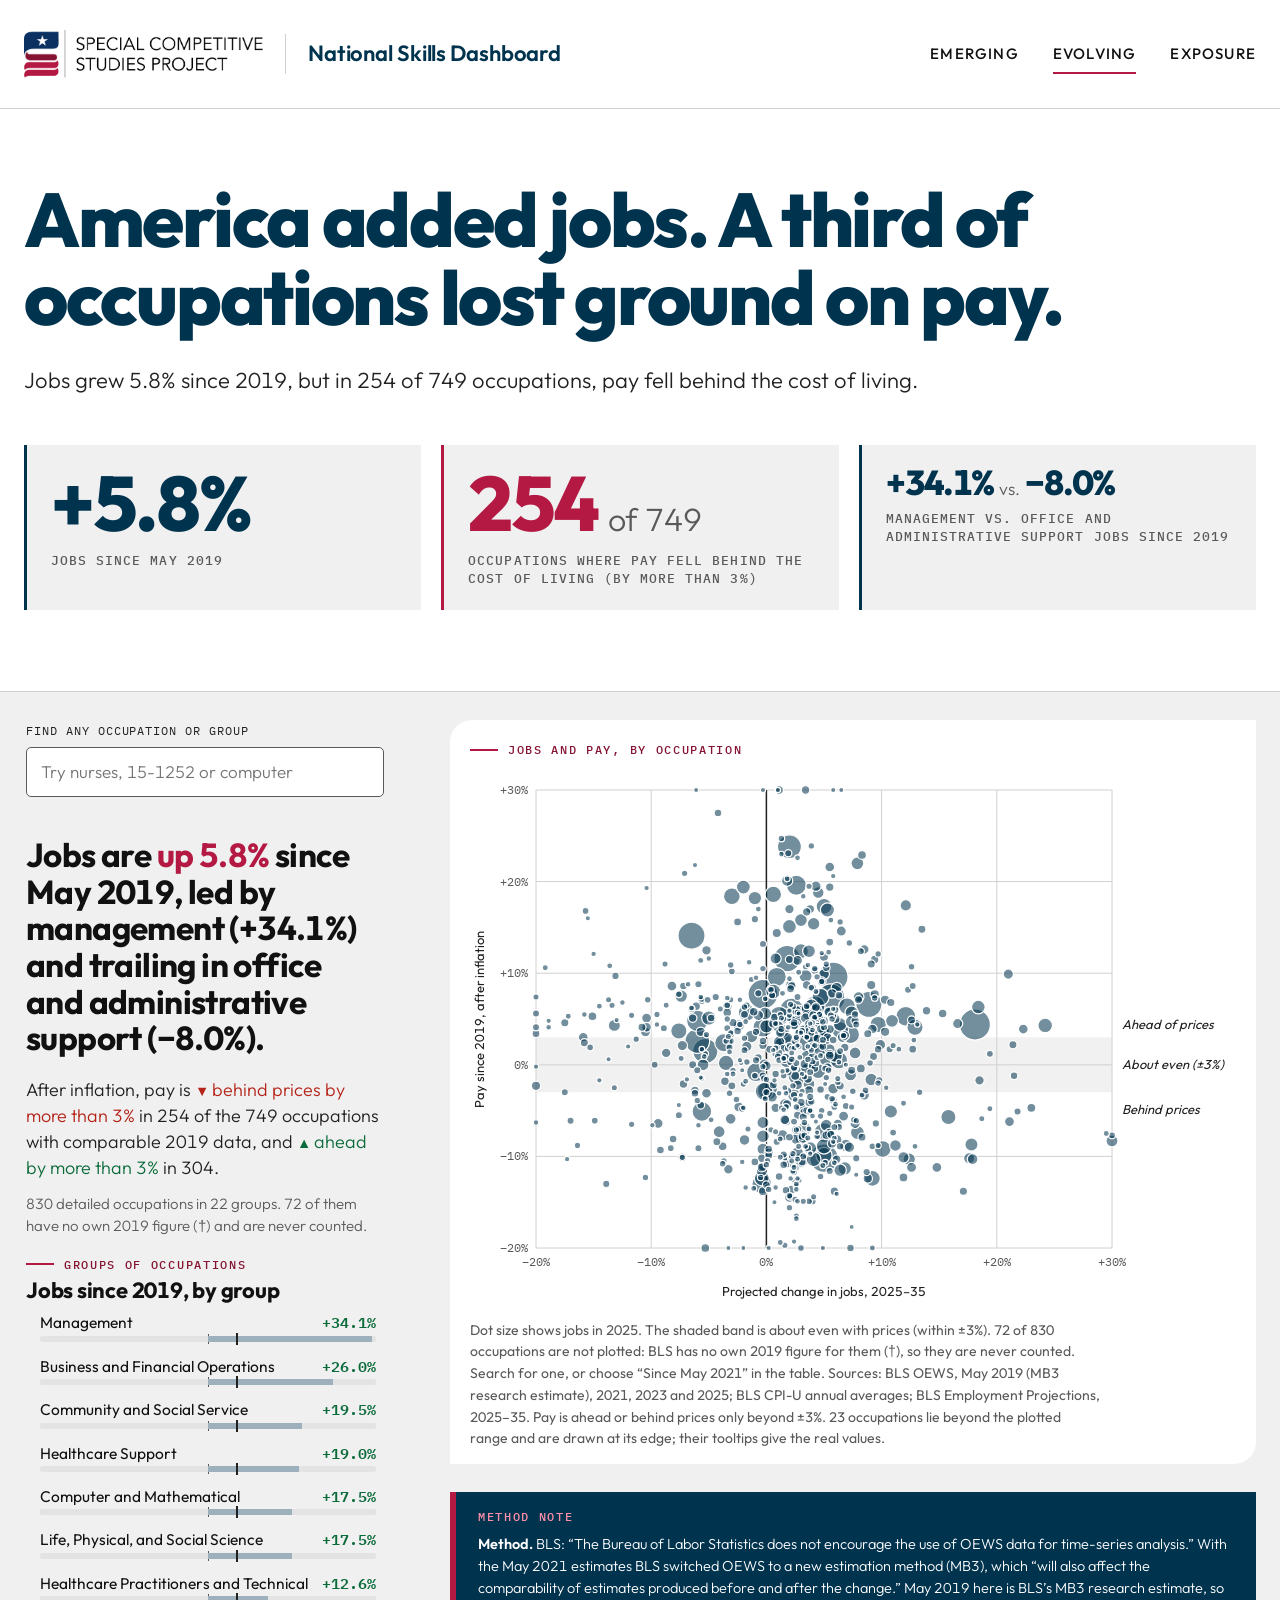
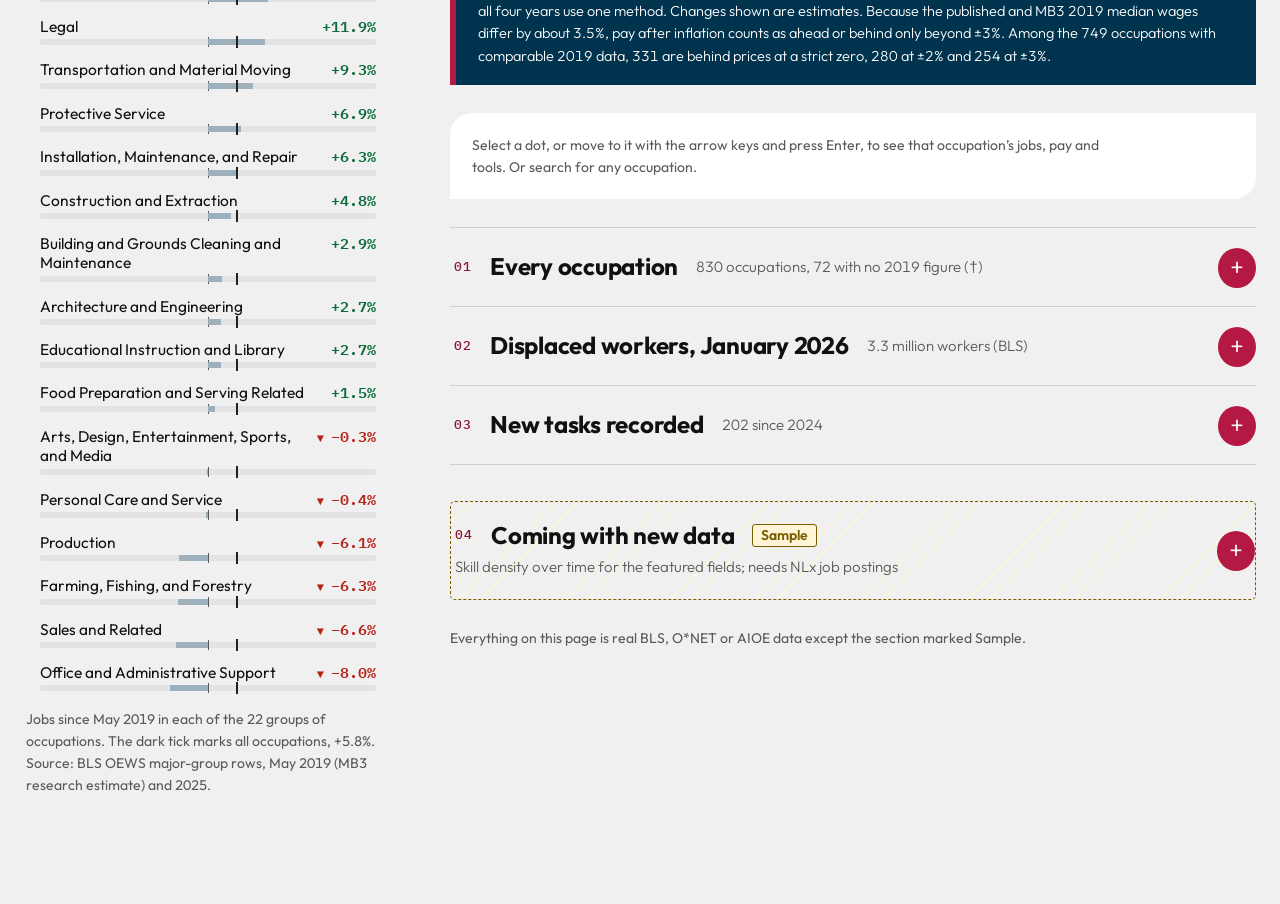
<file: index.html>
<!doctype html>
<html lang="en">
<head>
<meta charset="utf-8">
<title>National Skills Dashboard</title>
<meta name="viewport" content="width=device-width, initial-scale=1">
<meta http-equiv="refresh" content="0; url=evolving.html">
<link rel="canonical" href="evolving.html">
<script>location.replace("evolving.html" + location.hash);</script>
<meta name="robots" content="noindex, nofollow">
</head>
<body><p><a href="evolving.html">Open the National Skills Dashboard</a></p></body>
</html>
</file>
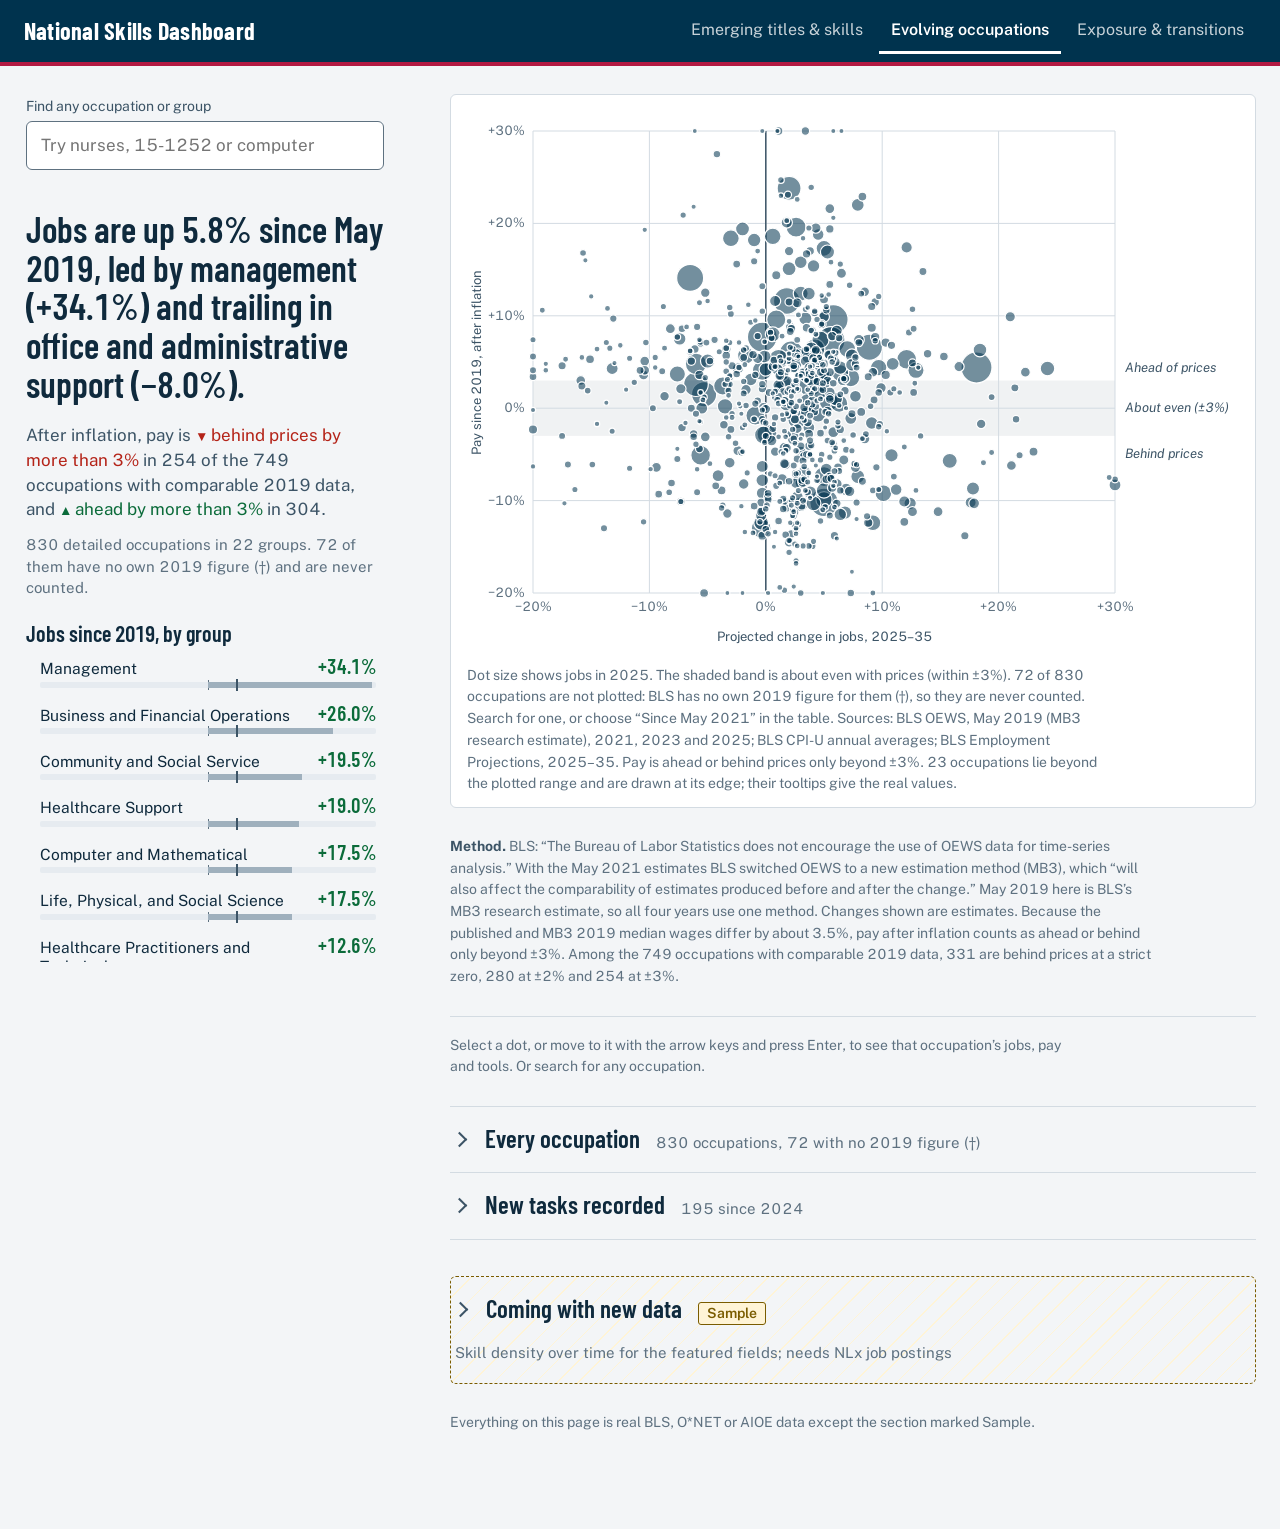
<file: previous/index.html>
<!doctype html>
<html lang="en">
<head>
<meta charset="utf-8">
<title>National Skills Dashboard</title>
<meta name="viewport" content="width=device-width, initial-scale=1">
<meta http-equiv="refresh" content="0; url=evolving.html">
<link rel="canonical" href="evolving.html">
<script>location.replace("evolving.html" + location.hash);</script>
<meta name="robots" content="noindex, nofollow">
</head>
<body><p><a href="evolving.html">Open the previous version</a></p></body>
</html>
</file>
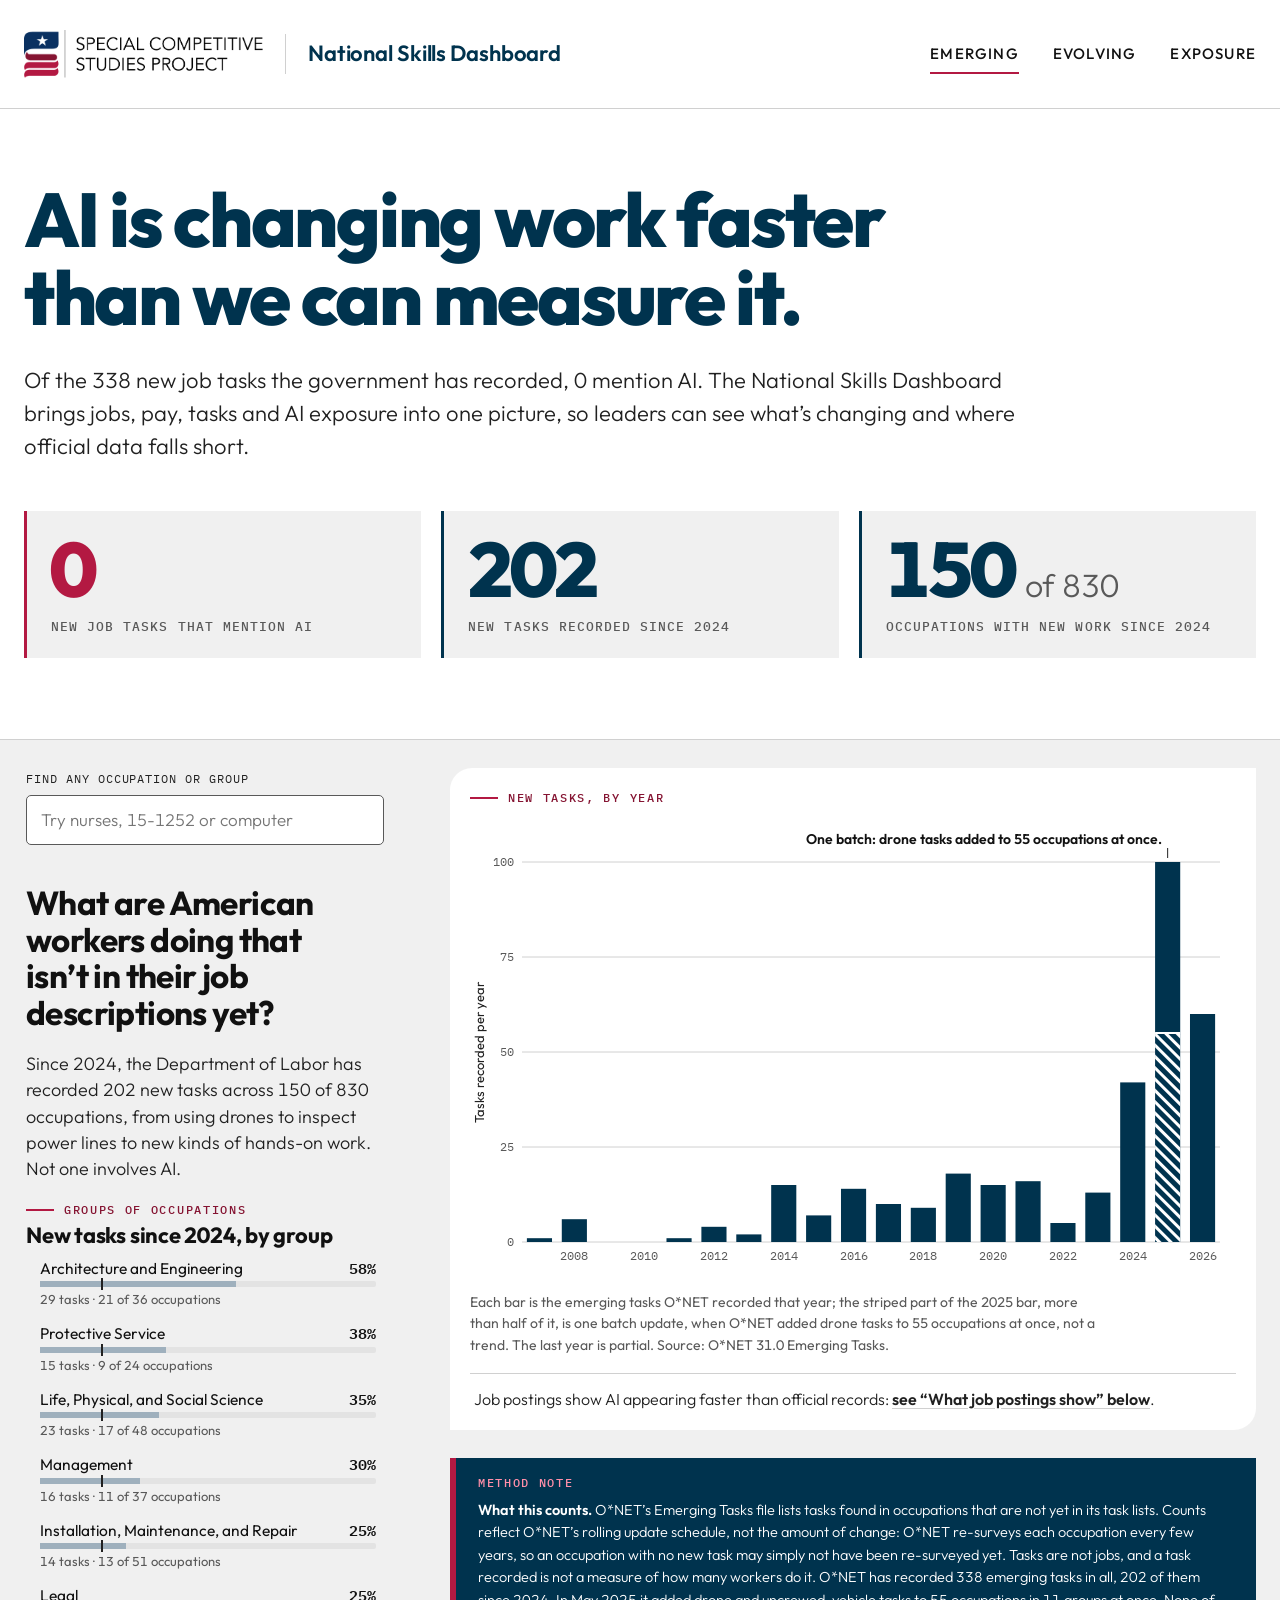
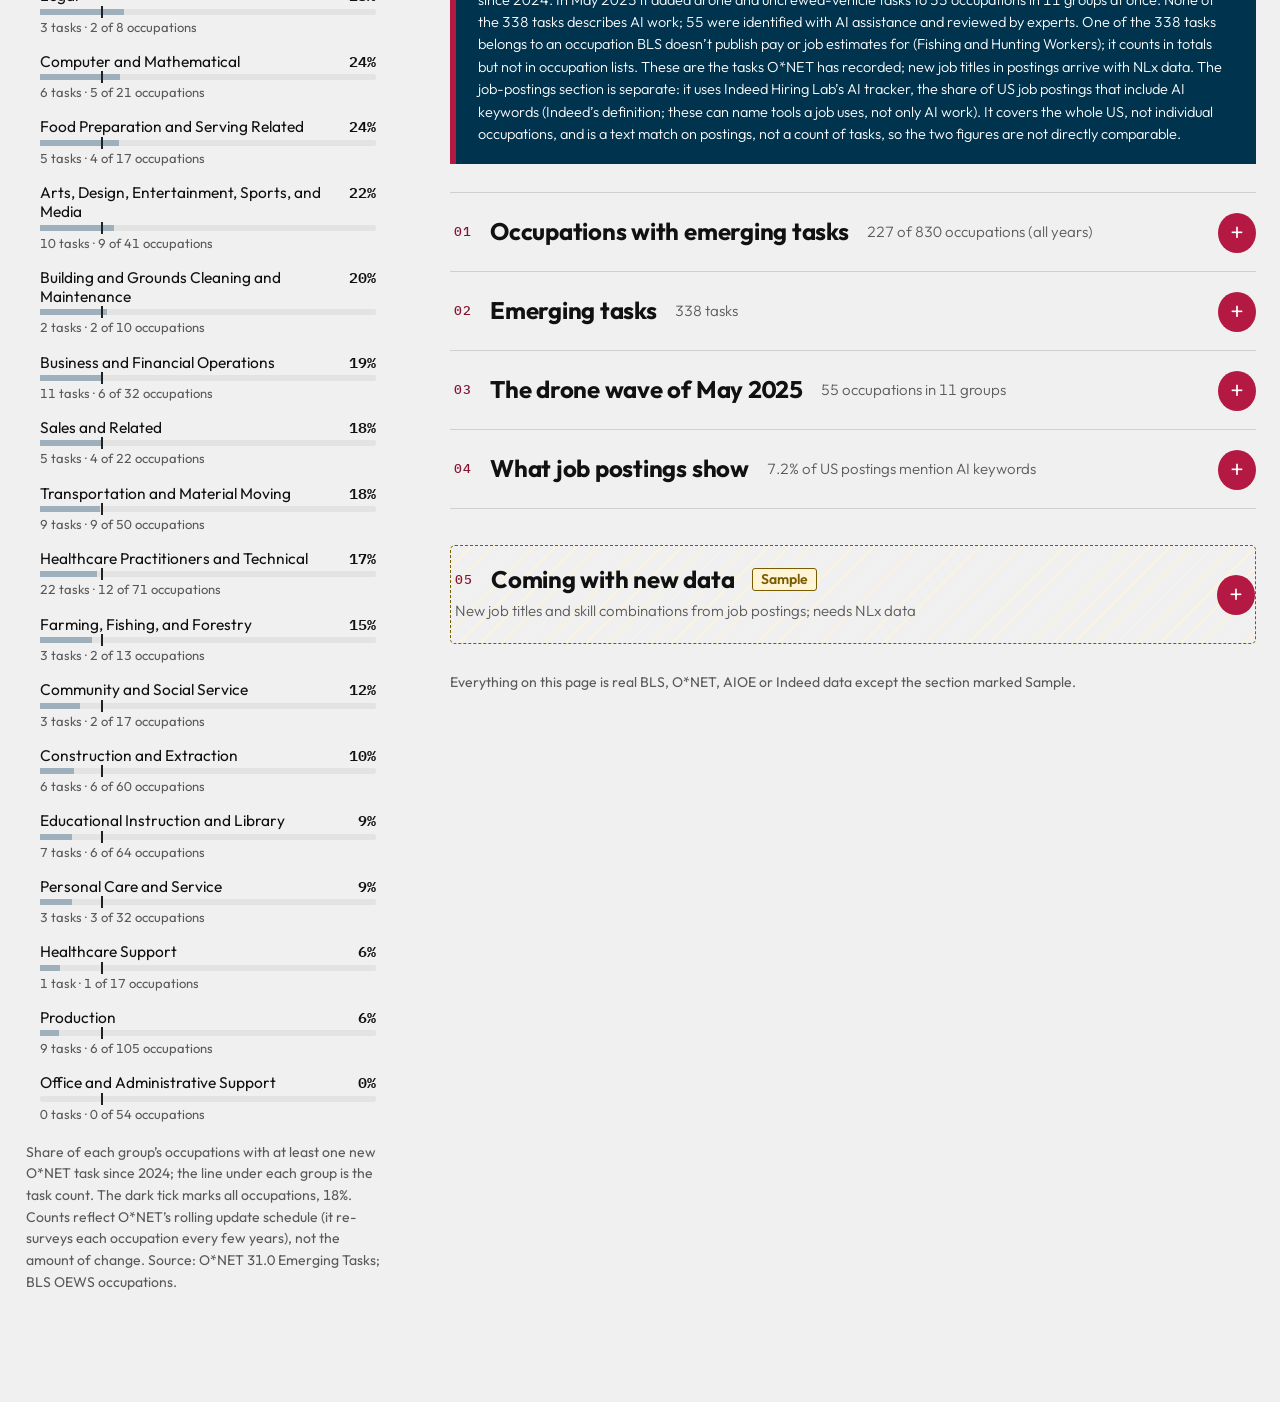
<file: emerging.html>
<!doctype html><html lang="en"><head><meta charset="utf-8"><meta name="viewport" content="width=device-width,initial-scale=1">
<title>Emerging titles &amp; skills | National Skills Dashboard</title>
<link rel="preconnect" href="https://fonts.googleapis.com">
<link rel="preconnect" href="https://fonts.gstatic.com" crossorigin>
<link rel="stylesheet" href="https://fonts.googleapis.com/css2?family=Outfit:wght@300;400;500;600;700;800&family=IBM+Plex+Mono:wght@400;500;600&display=swap">
<link rel="stylesheet" href="assets/nsd.css?v=f26925bc">
<meta name="robots" content="noindex, nofollow">
</head>
<body>
<!-- workforce-data:start (written by public_data/build_prototype_data.py; do not edit) -->
<script type="application/json" id="workforce-data">{"years":["19","21","23","25"],"settings":{"pay_tolerance_pct":3,"sensitivity_pcts":[0,2,3],"recent_tasks_from":2024},"total":{"emp":[146939100.0,140886310.0,151853870.0,155495730.0],"wage":[37840.0,45760.0,48060.0,50980.0],"proj":{"e25":170280.8,"e35":176198.5,"pct":3.5}},"groups":[{"code":"11-0000","name":"Management Occupations","emp":[8304270.0,8909910.0,10495770.0,11132700.0],"wage":[104690.0,102450.0,116880.0,126520.0],"proj":{"e25":13683.4,"e35":14527.6,"pct":6.2}},{"code":"13-0000","name":"Business and Financial Operations Occupations","emp":[8361760.0,9053790.0,10087830.0,10537240.0],"wage":[71120.0,76570.0,79050.0,82660.0],"proj":{"e25":11368.5,"e35":11997.1,"pct":5.5}},{"code":"15-0000","name":"Computer and Mathematical Occupations","emp":[4475420.0,4654750.0,5177400.0,5260110.0],"wage":[89980.0,97540.0,104200.0,109280.0],"proj":{"e25":5493.6,"e35":5896.7,"pct":7.3}},{"code":"17-0000","name":"Architecture and Engineering Occupations","emp":[2548470.0,2436520.0,2539660.0,2617130.0],"wage":[75350.0,79840.0,91420.0,99520.0],"proj":{"e25":2690.0,"e35":2872.5,"pct":6.8}},{"code":"19-0000","name":"Life, Physical, and Social Science Occupations","emp":[1253330.0,1273640.0,1389430.0,1473260.0],"wage":[70000.0,72740.0,78280.0,82530.0],"proj":{"e25":1628.7,"e35":1751.5,"pct":7.5}},{"code":"21-0000","name":"Community and Social Service Occupations","emp":[2233620.0,2239680.0,2418130.0,2668680.0],"wage":[44310.0,48410.0,52000.0,58300.0],"proj":{"e25":3270.1,"e35":3513.0,"pct":7.4}},{"code":"23-0000","name":"Legal Occupations","emp":[1166460.0,1178140.0,1240630.0,1305620.0],"wage":[88170.0,82430.0,99220.0,102500.0],"proj":{"e25":1445.7,"e35":1488.0,"pct":2.9}},{"code":"25-0000","name":"Educational Instruction and Library Occupations","emp":[8860510.0,8191930.0,8744560.0,9100570.0],"wage":[47800.0,57220.0,59940.0,60570.0],"proj":{"e25":9907.4,"e35":10049.4,"pct":1.4}},{"code":"27-0000","name":"Arts, Design, Entertainment, Sports, and Media Occupations","emp":[2053390.0,1815290.0,2106490.0,2046290.0],"wage":[47370.0,51190.0,58920.0,62750.0],"proj":{"e25":2986.0,"e35":3030.6,"pct":1.5}},{"code":"29-0000","name":"Healthcare Practitioners and Technical Occupations","emp":[8728440.0,8787730.0,9284210.0,9823860.0],"wage":[70870.0,75040.0,80820.0,86530.0],"proj":{"e25":10232.8,"e35":11052.4,"pct":8.0}},{"code":"31-0000","name":"Healthcare Support Occupations","emp":[6640030.0,6603680.0,7063530.0,7901670.0],"wage":[27850.0,29880.0,36140.0,38340.0],"proj":{"e25":8421.5,"e35":9544.2,"pct":13.3}},{"code":"33-0000","name":"Protective Service Occupations","emp":[3534200.0,3385030.0,3504330.0,3776610.0],"wage":[41180.0,46590.0,47760.0,50080.0],"proj":{"e25":3871.0,"e35":3915.2,"pct":1.1}},{"code":"35-0000","name":"Food Preparation and Serving Related Occupations","emp":[13475050.0,11201480.0,13247870.0,13680750.0],"wage":[23490.0,28400.0,32240.0,35050.0],"proj":{"e25":13826.5,"e35":14429.1,"pct":4.4}},{"code":"37-0000","name":"Building and Grounds Cleaning and Maintenance Occupations","emp":[4417970.0,4108810.0,4429070.0,4548260.0],"wage":[28000.0,30240.0,35990.0,37680.0],"proj":{"e25":5699.6,"e35":5845.2,"pct":2.6}},{"code":"39-0000","name":"Personal Care and Service Occupations","emp":[3268490.0,2566440.0,3040630.0,3255790.0],"wage":[27190.0,29450.0,34260.0,36410.0],"proj":{"e25":4487.3,"e35":4685.5,"pct":4.4}},{"code":"41-0000","name":"Sales and Related Occupations","emp":[14373590.0,13256290.0,13380660.0,13424300.0],"wage":[28510.0,30600.0,36760.0,38530.0],"proj":{"e25":14533.2,"e35":14326.4,"pct":-1.4}},{"code":"43-0000","name":"Office and Administrative Support Occupations","emp":[19288830.0,18299380.0,18533450.0,17753430.0],"wage":[36020.0,38050.0,44480.0,47450.0],"proj":{"e25":18792.7,"e35":18040.5,"pct":-4.0}},{"code":"45-0000","name":"Farming, Fishing, and Forestry Occupations","emp":[464480.0,452490.0,432200.0,435200.0],"wage":[27890.0,29860.0,35520.0,36630.0],"proj":{"e25":1036.0,"e35":1020.6,"pct":-1.5}},{"code":"47-0000","name":"Construction and Extraction Occupations","emp":[6130000.0,5848950.0,6225630.0,6425160.0],"wage":[46280.0,48210.0,55680.0,59540.0],"proj":{"e25":7492.9,"e35":7878.5,"pct":5.1}},{"code":"49-0000","name":"Installation, Maintenance, and Repair Occupations","emp":[5724510.0,5574410.0,5989460.0,6086190.0],"wage":[45530.0,47940.0,53920.0,59620.0],"proj":{"e25":6494.4,"e35":6847.1,"pct":5.4}},{"code":"51-0000","name":"Production Occupations","emp":[9119830.0,8408030.0,8770170.0,8565760.0],"wage":[35580.0,37710.0,43630.0,46990.0],"proj":{"e25":8780.5,"e35":8747.1,"pct":-0.4}},{"code":"53-0000","name":"Transportation and Material Moving Occupations","emp":[12516470.0,12639920.0,13752760.0,13677150.0],"wage":[33920.0,36860.0,40050.0,44350.0],"proj":{"e25":14139.0,"e35":14740.4,"pct":4.3}}],"occupations":[{"soc":"11-1011","t":"Chief Executives","g":"11-0000","emp":[209620.0,200480.0,211230.0,204350.0],"w":[184800.0,179520.0,206680.0,213990.0],"proj":{"e25":291.6,"e35":300.9,"pct":3.2},"exp":88.1,"nd":4,"dev":[],"aug":[],"own19":true},{"soc":"11-1021","t":"General and Operations Managers","g":"11-0000","emp":[2524600.0,2984920.0,3507810.0,3503020.0],"w":[93530.0,97970.0,101280.0,105770.0],"proj":{"e25":3599.0,"e35":3780.3,"pct":5.0},"exp":67.8,"nd":3,"dev":[],"aug":[],"own19":true},{"soc":"11-2011","t":"Advertising and Promotions Managers","g":"11-0000","emp":[24530.0,22520.0,20630.0,21470.0],"w":[118590.0,127150.0,131870.0,133660.0],"proj":{"e25":33.2,"e35":31.9,"pct":-3.7},"exp":83.9,"nd":3,"dev":[],"aug":[],"own19":true},{"soc":"11-2021","t":"Marketing Managers","g":"11-0000","emp":[270280.0,278690.0,368940.0,395240.0],"w":[145170.0,135030.0,157620.0,166790.0],"proj":{"e25":421.6,"e35":450.8,"pct":6.9},"exp":83.4,"nd":6,"dev":[],"aug":["Atlassian JIRA"],"own19":true},{"soc":"11-2022","t":"Sales Managers","g":"11-0000","emp":[415700.0,453800.0,575880.0,637080.0],"w":[118590.0,127490.0,135160.0,148270.0],"proj":{"e25":650.1,"e35":679.1,"pct":4.5},"exp":87.6,"nd":5,"dev":[],"aug":[],"own19":true},{"soc":"11-2032","t":"Public Relations Managers","g":"11-0000","emp":[null,59850.0,72760.0,74850.0],"w":[null,125780.0,134760.0,146910.0],"proj":{"e25":80.8,"e35":85.4,"pct":5.7},"exp":91.4,"nd":4,"dev":[],"aug":[],"own19":false},{"soc":"11-2033","t":"Fundraising Managers","g":"11-0000","emp":[null,23190.0,31810.0,38810.0],"w":[null,100810.0,119200.0,125470.0],"proj":{"e25":48.8,"e35":51.4,"pct":5.4},"exp":91.4,"nd":7,"dev":[],"aug":[],"own19":false},{"soc":"11-3012","t":"Administrative Services Managers","g":"11-0000","emp":[null,224620.0,242520.0,263960.0],"w":[null,100170.0,106470.0,114130.0],"proj":{"e25":279.0,"e35":293.3,"pct":5.2},"exp":70.7,"nd":5,"dev":[],"aug":[],"own19":false},{"soc":"11-3013","t":"Facilities Managers","g":"11-0000","emp":[null,101230.0,131400.0,156180.0],"w":[null,97930.0,102340.0,106660.0],"proj":{"e25":165.9,"e35":173.5,"pct":4.6},"exp":70.7,"nd":6,"dev":[],"aug":[],"own19":false},{"soc":"11-3021","t":"Computer and Information Systems Managers","g":"11-0000","emp":[442600.0,485190.0,592600.0,670570.0],"w":[147430.0,159010.0,169510.0,175140.0],"proj":{"e25":685.8,"e35":793.9,"pct":15.8},"exp":75.2,"nd":3,"dev":[],"aug":[],"own19":true},{"soc":"11-3031","t":"Financial Managers","g":"11-0000","emp":[670100.0,681070.0,787340.0,841710.0],"w":[126710.0,131710.0,156100.0,166570.0],"proj":{"e25":879.7,"e35":964.6,"pct":9.7},"exp":87.8,"nd":6,"dev":[],"aug":["Intuit QuickBooks"],"own19":true},{"soc":"11-3051","t":"Industrial Production Managers","g":"11-0000","emp":[189080.0,192270.0,222890.0,246250.0],"w":[108980.0,103150.0,116970.0,126060.0],"proj":{"e25":252.1,"e35":258.6,"pct":2.6},"exp":58.8,"nd":5,"dev":[],"aug":[],"own19":true},{"soc":"11-3061","t":"Purchasing Managers","g":"11-0000","emp":[69730.0,69310.0,77530.0,84320.0],"w":[117660.0,127150.0,136380.0,148080.0],"proj":{"e25":88.3,"e35":91.8,"pct":4.0},"exp":91.9,"nd":6,"dev":[],"aug":[],"own19":true},{"soc":"11-3071","t":"Transportation, Storage, and Distribution Managers","g":"11-0000","emp":[138910.0,144640.0,198780.0,221180.0],"w":[92780.0,98230.0,99200.0,107230.0],"proj":{"e25":228.1,"e35":242.1,"pct":6.1},"exp":73.5,"nd":7,"dev":[],"aug":[],"own19":true},{"soc":"11-3111","t":"Compensation and Benefits Managers","g":"11-0000","emp":[16660.0,15330.0,18690.0,22940.0],"w":[117870.0,127530.0,136380.0,149230.0],"proj":{"e25":23.7,"e35":24.0,"pct":1.1},"exp":93.9,"nd":5,"dev":[],"aug":["Oracle HRIS","Workday software"],"own19":true},{"soc":"11-3121","t":"Human Resources Managers","g":"11-0000","emp":[157500.0,166530.0,200600.0,220660.0],"w":[116570.0,126230.0,136350.0,149280.0],"proj":{"e25":224.9,"e35":237.4,"pct":5.5},"exp":90.6,"nd":7,"dev":[],"aug":["Oracle HRIS","Workday software"],"own19":true},{"soc":"11-3131","t":"Training and Development Managers","g":"11-0000","emp":[38690.0,35830.0,41540.0,48050.0],"w":[115900.0,120130.0,125040.0,133000.0],"proj":{"e25":50.2,"e35":53.5,"pct":6.4},"exp":89.4,"nd":5,"dev":[],"aug":[],"own19":true},{"soc":"11-9013","t":"Farmers, Ranchers, and Other Agricultural Managers","g":"11-0000","emp":[5610.0,5220.0,6150.0,6500.0],"w":[72120.0,73060.0,83770.0,89900.0],"proj":{"e25":788.7,"e35":762.2,"pct":-3.4},"exp":45.4,"nd":2,"dev":[],"aug":[],"own19":true},{"soc":"11-9021","t":"Construction Managers","g":"11-0000","emp":[296840.0,284750.0,329190.0,380360.0],"w":[92780.0,98890.0,104900.0,114990.0],"proj":{"e25":609.1,"e35":664.3,"pct":9.1},"exp":66.4,"nd":6,"dev":[],"aug":[],"own19":true},{"soc":"11-9031","t":"Education and Childcare Administrators, Preschool and Daycare","g":"11-0000","emp":[52950.0,56430.0,64090.0,73660.0],"w":[45540.0,47310.0,54290.0,59300.0],"proj":{"e25":91.9,"e35":89.0,"pct":-3.1},"exp":75.8,"nd":1,"dev":[],"aug":[],"own19":true},{"soc":"11-9032","t":"Education Administrators, Kindergarten through Secondary","g":"11-0000","emp":[272880.0,274710.0,302580.0,328330.0],"w":[92620.0,98420.0,103460.0,105870.0],"proj":{"e25":343.8,"e35":342.7,"pct":-0.3},"exp":83.0,"nd":3,"dev":[],"aug":[],"own19":true},{"soc":"11-9033","t":"Education Administrators, Postsecondary","g":"11-0000","emp":[158340.0,155990.0,167270.0,180470.0],"w":[92970.0,96910.0,102610.0,104590.0],"proj":{"e25":231.8,"e35":235.9,"pct":1.8},"exp":96.2,"nd":5,"dev":[],"aug":[],"own19":true},{"soc":"11-9039","t":"Education Administrators, All Other","g":"11-0000","emp":[47520.0,49970.0,50690.0,55130.0],"w":[84050.0,90560.0,88460.0,95200.0],"proj":{"e25":62.0,"e35":63.0,"pct":1.6},"exp":null,"nd":null,"dev":[],"aug":[],"own19":true},{"soc":"11-9041","t":"Architectural and Engineering Managers","g":"11-0000","emp":[187840.0,187100.0,207800.0,220260.0],"w":[147060.0,152350.0,165370.0,171270.0],"proj":{"e25":220.9,"e35":233.1,"pct":5.5},"exp":66.6,"nd":4,"dev":[],"aug":["Autodesk AutoCAD"],"own19":true},{"soc":"11-9051","t":"Food Service Managers","g":"11-0000","emp":[249000.0,210680.0,246070.0,238430.0],"w":[56600.0,59440.0,63060.0,69390.0],"proj":{"e25":344.3,"e35":364.2,"pct":5.8},"exp":52.2,"nd":1,"dev":[],"aug":[],"own19":true},{"soc":"11-9071","t":"Gambling Managers","g":"11-0000","emp":[4580.0,3660.0,4590.0,5030.0],"w":[72570.0,76910.0,82380.0,93220.0],"proj":{"e25":5.6,"e35":5.8,"pct":3.6},"exp":69.0,"nd":3,"dev":[],"aug":[],"own19":true},{"soc":"11-9072","t":"Entertainment and Recreation Managers, Except Gambling","g":"11-0000","emp":[null,17800.0,29690.0,37980.0],"w":[null,62000.0,73460.0,79520.0],"proj":{"e25":43.9,"e35":46.5,"pct":6.0},"exp":74.0,"nd":2,"dev":[],"aug":[],"own19":false},{"soc":"11-9081","t":"Lodging Managers","g":"11-0000","emp":[40110.0,35920.0,41980.0,42620.0],"w":[57000.0,59430.0,65360.0,69250.0],"proj":{"e25":54.8,"e35":56.9,"pct":3.8},"exp":60.9,"nd":4,"dev":[],"aug":[],"own19":true},{"soc":"11-9111","t":"Medical and Health Services Managers","g":"11-0000","emp":[406060.0,436770.0,515100.0,597080.0],"w":[94290.0,101340.0,110680.0,123860.0],"proj":{"e25":640.4,"e35":795.5,"pct":24.2},"exp":88.2,"nd":4,"dev":[],"aug":[],"own19":true},{"soc":"11-9121","t":"Natural Sciences Managers","g":"11-0000","emp":[65860.0,74760.0,96520.0,108690.0],"w":[133390.0,137900.0,157740.0,167220.0],"proj":{"e25":112.2,"e35":121.5,"pct":8.2},"exp":84.5,"nd":6,"dev":[],"aug":[],"own19":true},{"soc":"11-9131","t":"Postmasters and Mail Superintendents","g":"11-0000","emp":[13820.0,12750.0,13810.0,13810.0],"w":[76880.0,80250.0,88670.0,96660.0],"proj":{"e25":13.3,"e35":13.2,"pct":-0.3},"exp":72.6,"nd":3,"dev":[],"aug":[],"own19":true},{"soc":"11-9141","t":"Property, Real Estate, and Community Association Managers","g":"11-0000","emp":[234170.0,234680.0,284120.0,311180.0],"w":[56780.0,59230.0,62850.0,69990.0],"proj":{"e25":460.4,"e35":477.6,"pct":3.7},"exp":83.8,"nd":5,"dev":[],"aug":[],"own19":true},{"soc":"11-9151","t":"Social and Community Service Managers","g":"11-0000","emp":[157320.0,156400.0,173650.0,209330.0],"w":[70160.0,74000.0,77030.0,80390.0],"proj":{"e25":231.0,"e35":247.7,"pct":7.2},"exp":84.0,"nd":1,"dev":[],"aug":[],"own19":true},{"soc":"11-9161","t":"Emergency Management Directors","g":"11-0000","emp":[10440.0,10320.0,11910.0,13500.0],"w":[72980.0,76730.0,83960.0,93330.0],"proj":{"e25":14.0,"e35":14.5,"pct":3.9},"exp":73.1,"nd":4,"dev":[],"aug":[],"own19":true},{"soc":"11-9171","t":"Funeral Home Managers","g":"11-0000","emp":[10590.0,12710.0,14200.0,13910.0],"w":[73130.0,74000.0,75660.0,78790.0],"proj":{"e25":34.8,"e35":36.2,"pct":4.1},"exp":58.1,"nd":3,"dev":[],"aug":[],"own19":true},{"soc":"11-9179","t":"Personal Service Managers, All Other","g":"11-0000","emp":[null,7350.0,11170.0,10450.0],"w":[null,60360.0,57570.0,69770.0],"proj":{"e25":25.5,"e35":27.1,"pct":6.2},"exp":74.0,"nd":2,"dev":[],"aug":[],"own19":false},{"soc":"11-9199","t":"Managers, All Other","g":"11-0000","emp":[null,497890.0,589750.0,622190.0],"w":[null,124650.0,133560.0,141900.0],"proj":{"e25":1338.8,"e35":1404.4,"pct":4.9},"exp":74.0,"nd":8,"dev":[],"aug":["Google Workspace software"],"own19":false},{"soc":"13-1011","t":"Agents and Business Managers of Artists, Performers, and Athletes","g":"13-0000","emp":[15620.0,12480.0,12870.0,12620.0],"w":[72200.0,78410.0,84900.0,82890.0],"proj":{"e25":26.9,"e35":29.5,"pct":9.7},"exp":85.1,"nd":0,"dev":[],"aug":[],"own19":true},{"soc":"13-1020","t":"Buyers and Purchasing Agents","g":"13-0000","emp":[425970.0,439020.0,477980.0,491430.0],"w":[61080.0,63470.0,71950.0,77710.0],"proj":{"e25":516.1,"e35":547.0,"pct":6.0},"exp":null,"nd":null,"dev":[],"aug":[],"own19":true},{"soc":"13-1031","t":"Claims Adjusters, Examiners, and Investigators","g":"13-0000","emp":[292080.0,278140.0,293780.0,324230.0],"w":[61920.0,65080.0,75050.0,78000.0],"proj":{"e25":376.1,"e35":355.5,"pct":-5.5},"exp":80.2,"nd":4,"dev":[],"aug":[],"own19":true},{"soc":"13-1032","t":"Insurance Appraisers, Auto Damage","g":"13-0000","emp":[12160.0,11430.0,8670.0,11560.0],"w":[58330.0,62680.0,74520.0,78240.0],"proj":{"e25":13.5,"e35":12.4,"pct":-8.7},"exp":64.0,"nd":2,"dev":[],"aug":[],"own19":true},{"soc":"13-1041","t":"Compliance Officers","g":"13-0000","emp":[322880.0,334340.0,383620.0,417070.0],"w":[70520.0,71650.0,75670.0,80730.0],"proj":{"e25":436.4,"e35":453.1,"pct":3.8},"exp":63.5,"nd":7,"dev":[],"aug":["Google Workspace software"],"own19":true},{"soc":"13-1051","t":"Cost Estimators","g":"13-0000","emp":[214740.0,208950.0,220970.0,224220.0],"w":[66450.0,65170.0,74740.0,78740.0],"proj":{"e25":226.4,"e35":219.5,"pct":-3.1},"exp":81.1,"nd":5,"dev":[],"aug":[],"own19":true},{"soc":"13-1071","t":"Human Resources Specialists","g":"13-0000","emp":[670880.0,740830.0,895970.0,912430.0],"w":[58080.0,62290.0,67650.0,75940.0],"proj":{"e25":939.7,"e35":999.7,"pct":6.4},"exp":96.8,"nd":7,"dev":[],"aug":["Oracle HRIS","Workday software"],"own19":true},{"soc":"13-1074","t":"Farm Labor Contractors","g":"13-0000","emp":[140.0,440.0,460.0,310.0],"w":[56390.0,47770.0,45730.0,58460.0],"proj":{"e25":1.9,"e35":2.0,"pct":7.4},"exp":39.4,"nd":0,"dev":[],"aug":[],"own19":true},{"soc":"13-1075","t":"Labor Relations Specialists","g":"13-0000","emp":[76240.0,63810.0,62800.0,64810.0],"w":[69940.0,77010.0,89980.0,95420.0],"proj":{"e25":66.3,"e35":67.7,"pct":2.1},"exp":93.0,"nd":7,"dev":[],"aug":["Oracle HRIS","Workday software"],"own19":true},{"soc":"13-1081","t":"Logisticians","g":"13-0000","emp":[177860.0,189320.0,228470.0,251040.0],"w":[72760.0,77030.0,79400.0,82320.0],"proj":{"e25":255.1,"e35":300.0,"pct":17.6},"exp":79.5,"nd":10,"dev":[],"aug":["Microsoft Power BI","Tableau"],"own19":true},{"soc":"13-1082","t":"Project Management Specialists","g":"13-0000","emp":[null,743860.0,947630.0,1066670.0],"w":[null,94500.0,98580.0,102320.0],"proj":{"e25":1094.3,"e35":1167.4,"pct":6.7},"exp":75.6,"nd":6,"dev":[],"aug":["Atlassian JIRA"],"own19":false},{"soc":"13-1111","t":"Management Analysts","g":"13-0000","emp":[711830.0,768450.0,838140.0,898280.0],"w":[89130.0,93000.0,99410.0,101860.0],"proj":{"e25":1077.1,"e35":1186.3,"pct":10.1},"exp":96.6,"nd":11,"dev":[],"aug":["Atlassian JIRA","Microsoft Power BI","Tableau"],"own19":true},{"soc":"13-1121","t":"Meeting, Convention, and Event Planners","g":"13-0000","emp":[119350.0,98150.0,122130.0,142860.0],"w":[46050.0,49470.0,56920.0,61160.0],"proj":{"e25":172.1,"e35":182.1,"pct":5.8},"exp":61.9,"nd":4,"dev":[],"aug":[],"own19":true},{"soc":"13-1131","t":"Fundraisers","g":"13-0000","emp":[85600.0,82080.0,101730.0,111040.0],"w":[56930.0,60660.0,64160.0,72550.0],"proj":{"e25":140.9,"e35":148.7,"pct":5.5},"exp":92.1,"nd":7,"dev":[],"aug":[],"own19":true},{"soc":"13-1141","t":"Compensation, Benefits, and Job Analysis Specialists","g":"13-0000","emp":[88290.0,87750.0,99850.0,112380.0],"w":[59160.0,64120.0,74530.0,78210.0],"proj":{"e25":118.1,"e35":125.2,"pct":6.0},"exp":90.8,"nd":6,"dev":[],"aug":["Oracle HRIS","Workday software"],"own19":true},{"soc":"13-1151","t":"Training and Development Specialists","g":"13-0000","emp":[313920.0,336030.0,403480.0,458300.0],"w":[57980.0,61570.0,64340.0,69280.0],"proj":{"e25":472.5,"e35":523.7,"pct":10.8},"exp":88.5,"nd":5,"dev":[],"aug":[],"own19":true},{"soc":"13-1161","t":"Market Research Analysts and Marketing Specialists","g":"13-0000","emp":[701980.0,727540.0,846370.0,899580.0],"w":[58780.0,63920.0,74680.0,78760.0],"proj":{"e25":952.7,"e35":1019.0,"pct":7.0},"exp":90.4,"nd":25,"dev":[],"aug":["Adobe Creative Cloud software","Canva","Google Analytics","Semrush"],"own19":true},{"soc":"13-1199","t":"Business Operations Specialists, All Other","g":"13-0000","emp":[null,1030330.0,1103440.0,1087090.0],"w":[null,74670.0,79590.0,83050.0],"proj":{"e25":1157.6,"e35":1202.3,"pct":3.9},"exp":74.6,"nd":17,"dev":[],"aug":["Atlassian JIRA","Google Analytics","Microsoft Power BI","Tableau"],"own19":false},{"soc":"13-2011","t":"Accountants and Auditors","g":"13-0000","emp":[1270750.0,1318550.0,1435770.0,1449500.0],"w":[71740.0,77250.0,79880.0,83680.0],"proj":{"e25":1595.2,"e35":1674.6,"pct":5.0},"exp":83.6,"nd":6,"dev":[],"aug":["Intuit QuickBooks"],"own19":true},{"soc":"13-2020","t":"Property Appraisers and Assessors","g":"13-0000","emp":[54770.0,58340.0,62090.0,57070.0],"w":[56830.0,61340.0,61630.0,67960.0],"proj":{"e25":68.4,"e35":70.7,"pct":3.5},"exp":null,"nd":null,"dev":[],"aug":[],"own19":true},{"soc":"13-2031","t":"Budget Analysts","g":"13-0000","emp":[50540.0,47440.0,47310.0,47160.0],"w":[73360.0,79940.0,84940.0,91640.0],"proj":{"e25":50.4,"e35":51.3,"pct":1.9},"exp":88.0,"nd":8,"dev":[],"aug":["Microsoft Power BI"],"own19":true},{"soc":"13-2041","t":"Credit Analysts","g":"13-0000","emp":[69620.0,68770.0,73200.0,64390.0],"w":[72410.0,77440.0,79420.0,83510.0],"proj":{"e25":64.7,"e35":61.9,"pct":-4.3},"exp":79.8,"nd":5,"dev":[],"aug":[],"own19":true},{"soc":"13-2051","t":"Financial and Investment Analysts","g":"13-0000","emp":[null,291880.0,325220.0,361980.0],"w":[null,91580.0,99010.0,102740.0],"proj":{"e25":377.2,"e35":404.3,"pct":7.2},"exp":86.9,"nd":8,"dev":[],"aug":["Microsoft Power BI","Tableau"],"own19":false},{"soc":"13-2052","t":"Personal Financial Advisors","g":"13-0000","emp":[231180.0,263030.0,272190.0,266800.0],"w":[90440.0,94170.0,99580.0,105070.0],"proj":{"e25":299.4,"e35":303.5,"pct":1.4},"exp":92.0,"nd":3,"dev":[],"aug":[],"own19":true},{"soc":"13-2053","t":"Insurance Underwriters","g":"13-0000","emp":[103370.0,107690.0,101310.0,105420.0],"w":[70910.0,76390.0,77860.0,81370.0],"proj":{"e25":125.6,"e35":120.8,"pct":-3.8},"exp":86.5,"nd":4,"dev":[],"aug":[],"own19":true},{"soc":"13-2054","t":"Financial Risk Specialists","g":"13-0000","emp":[null,54320.0,55290.0,63850.0],"w":[null,100000.0,106090.0,117330.0],"proj":{"e25":66.0,"e35":70.8,"pct":7.4},"exp":86.6,"nd":8,"dev":[],"aug":["Microsoft Power BI","Tableau"],"own19":false},{"soc":"13-2061","t":"Financial Examiners","g":"13-0000","emp":[65580.0,60750.0,63440.0,67830.0],"w":[74110.0,81410.0,84300.0,94160.0],"proj":{"e25":70.0,"e35":76.5,"pct":9.3},"exp":90.5,"nd":5,"dev":[],"aug":[],"own19":true},{"soc":"13-2071","t":"Credit Counselors","g":"13-0000","emp":[32140.0,31230.0,27950.0,27770.0],"w":[44950.0,47580.0,48570.0,52230.0],"proj":{"e25":31.2,"e35":32.3,"pct":3.3},"exp":90.2,"nd":5,"dev":[],"aug":[],"own19":true},{"soc":"13-2072","t":"Loan Officers","g":"13-0000","emp":[317050.0,340170.0,321090.0,274330.0],"w":[59440.0,63380.0,69990.0,76690.0],"proj":{"e25":283.0,"e35":286.0,"pct":1.1},"exp":94.4,"nd":3,"dev":[],"aug":[],"own19":true},{"soc":"13-2081","t":"Tax Examiners and Collectors, and Revenue Agents","g":"13-0000","emp":[53160.0,52270.0,50250.0,56610.0],"w":[55390.0,56780.0,58530.0,62370.0],"proj":{"e25":60.1,"e35":59.5,"pct":-1.0},"exp":85.6,"nd":8,"dev":[],"aug":[],"own19":true},{"soc":"13-2082","t":"Tax Preparers","g":"13-0000","emp":[69100.0,83190.0,81650.0,76480.0],"w":[41970.0,46290.0,49010.0,54920.0],"proj":{"e25":95.8,"e35":100.3,"pct":4.7},"exp":81.5,"nd":5,"dev":[],"aug":[],"own19":true},{"soc":"13-2099","t":"Financial Specialists, All Other","g":"13-0000","emp":[null,123200.0,122730.0,132130.0],"w":[null,73240.0,78310.0,81100.0],"proj":{"e25":137.8,"e35":143.4,"pct":4.1},"exp":85.4,"nd":13,"dev":[],"aug":["Tableau"],"own19":false},{"soc":"15-1211","t":"Computer Systems Analysts","g":"15-0000","emp":[549190.0,505150.0,498810.0,519530.0],"w":[90740.0,99270.0,103800.0,105850.0],"proj":{"e25":544.4,"e35":587.2,"pct":7.9},"exp":78.8,"nd":15,"dev":[],"aug":["Atlassian JIRA","Microsoft Power BI","Tableau"],"own19":true},{"soc":"15-1212","t":"Information Security Analysts","g":"15-0000","emp":[131060.0,157220.0,175350.0,190650.0],"w":[93370.0,102600.0,120360.0,129180.0],"proj":{"e25":192.9,"e35":233.4,"pct":21.0},"exp":78.6,"nd":14,"dev":[],"aug":[],"own19":true},{"soc":"15-1221","t":"Computer and Information Research Scientists","g":"15-0000","emp":[29170.0,30840.0,35210.0,37200.0],"w":[117340.0,131490.0,145080.0,140300.0],"proj":{"e25":38.6,"e35":47.0,"pct":21.8},"exp":75.9,"nd":34,"dev":["Amazon Web Services AWS SageMaker","Hugging Face","LangChain","PyTorch","Scikit-learn","TensorFlow"],"aug":["GitHub"],"own19":true},{"soc":"15-1231","t":"Computer Network Support Specialists","g":"15-0000","emp":[184290.0,176200.0,158720.0,146190.0],"w":[58480.0,62760.0,71530.0,76220.0],"proj":{"e25":152.5,"e35":154.4,"pct":1.2},"exp":67.2,"nd":10,"dev":[],"aug":[],"own19":true},{"soc":"15-1232","t":"Computer User Support Specialists","g":"15-0000","emp":[637560.0,654310.0,689700.0,717190.0],"w":[49010.0,49770.0,59240.0,61860.0],"proj":{"e25":750.6,"e35":724.4,"pct":-3.5},"exp":57.5,"nd":12,"dev":[],"aug":[],"own19":true},{"soc":"15-1241","t":"Computer Network Architects","g":"15-0000","emp":[148520.0,168830.0,174100.0,179740.0],"w":[113720.0,120520.0,129840.0,134050.0],"proj":{"e25":181.8,"e35":195.8,"pct":7.7},"exp":61.4,"nd":21,"dev":[],"aug":["Autodesk AutoCAD"],"own19":true},{"soc":"15-1242","t":"Database Administrators","g":"15-0000","emp":[null,85870.0,76140.0,69990.0],"w":[null,96710.0,101510.0,104620.0],"proj":{"e25":75.0,"e35":74.9,"pct":-0.1},"exp":76.4,"nd":38,"dev":[],"aug":["Atlassian JIRA","GitHub","Microsoft Power BI","Tableau"],"own19":false},{"soc":"15-1243","t":"Database Architects","g":"15-0000","emp":[null,50440.0,59920.0,67140.0],"w":[null,123430.0,134700.0,139500.0],"proj":{"e25":69.5,"e35":76.0,"pct":9.4},"exp":77.0,"nd":16,"dev":[],"aug":["Microsoft Power BI","Tableau"],"own19":false},{"soc":"15-1244","t":"Network and Computer Systems Administrators","g":"15-0000","emp":[351730.0,316760.0,323020.0,314340.0],"w":[84910.0,80600.0,95360.0,99130.0],"proj":{"e25":323.6,"e35":310.4,"pct":-4.1},"exp":61.3,"nd":18,"dev":[],"aug":[],"own19":true},{"soc":"15-1251","t":"Computer Programmers","g":"15-0000","emp":[185470.0,152610.0,120370.0,92230.0],"w":[88630.0,93000.0,99700.0,100390.0],"proj":{"e25":110.8,"e35":102.7,"pct":-7.3},"exp":77.2,"nd":19,"dev":[],"aug":["Microsoft Visual Studio"],"own19":true},{"soc":"15-1252","t":"Software Developers","g":"15-0000","emp":[null,1364180.0,1656880.0,1687890.0],"w":[null,120730.0,132270.0,135980.0],"proj":{"e25":1717.8,"e35":1892.6,"pct":10.2},"exp":77.1,"nd":30,"dev":[],"aug":["Atlassian JIRA","GitHub"],"own19":false},{"soc":"15-1253","t":"Software Quality Assurance Analysts and Testers","g":"15-0000","emp":[null,190120.0,203040.0,186740.0],"w":[null,98220.0,101800.0,104300.0],"proj":{"e25":187.6,"e35":198.2,"pct":5.7},"exp":77.6,"nd":24,"dev":[],"aug":["Atlassian JIRA","GitHub"],"own19":false},{"soc":"15-1254","t":"Web Developers","g":"15-0000","emp":[null,84820.0,85350.0,70190.0],"w":[null,77030.0,84960.0,92650.0],"proj":{"e25":87.4,"e35":90.6,"pct":3.8},"exp":71.5,"nd":37,"dev":[],"aug":["Atlassian JIRA","GitHub"],"own19":false},{"soc":"15-1255","t":"Web and Digital Interface Designers","g":"15-0000","emp":[null,82380.0,111060.0,113330.0],"w":[null,79890.0,98540.0,104000.0],"proj":{"e25":132.7,"e35":140.8,"pct":6.0},"exp":74.5,"nd":18,"dev":[],"aug":["Adobe Creative Cloud software","Adobe Illustrator","Adobe Photoshop","Atlassian JIRA","Autodesk Maya","Figma"],"own19":false},{"soc":"15-1299","t":"Computer Occupations, All Other","g":"15-0000","emp":[376660.0,370190.0,437170.0,435370.0],"w":[89500.0,95270.0,104920.0,116580.0],"proj":{"e25":471.2,"e35":495.3,"pct":5.1},"exp":69.1,"nd":75,"dev":[],"aug":["Adobe Photoshop","Atlassian Confluence","Atlassian JIRA","Autodesk AutoCAD","GitHub","Google Analytics"],"own19":true},{"soc":"15-2011","t":"Actuaries","g":"15-0000","emp":[21720.0,23040.0,25470.0,26670.0],"w":[113350.0,105900.0,120000.0,130000.0],"proj":{"e25":31.2,"e35":34.1,"pct":9.2},"exp":83.1,"nd":10,"dev":[],"aug":["Microsoft Power BI","Tableau"],"own19":true},{"soc":"15-2021","t":"Mathematicians","g":"15-0000","emp":[2210.0,1770.0,2220.0,2030.0],"w":[99050.0,108100.0,116440.0,126710.0],"proj":{"e25":2.2,"e35":2.2,"pct":0.6},"exp":82.1,"nd":12,"dev":[],"aug":["Atlassian JIRA","Chatbot software"],"own19":true},{"soc":"15-2031","t":"Operations Research Analysts","g":"15-0000","emp":[91830.0,98700.0,117880.0,108510.0],"w":[80500.0,82360.0,83640.0,88940.0],"proj":{"e25":113.1,"e35":126.6,"pct":11.9},"exp":84.2,"nd":9,"dev":[],"aug":["Microsoft Power BI","Tableau"],"own19":true},{"soc":"15-2041","t":"Statisticians","g":"15-0000","emp":[38550.0,31370.0,29950.0,29030.0],"w":[90650.0,95570.0,104110.0,105650.0],"proj":{"e25":31.3,"e35":34.7,"pct":11.0},"exp":84.8,"nd":13,"dev":[],"aug":["Tableau"],"own19":true},{"soc":"15-2051","t":"Data Scientists","g":"15-0000","emp":[null,105980.0,192710.0,262440.0],"w":[null,100910.0,108020.0,120230.0],"proj":{"e25":275.6,"e35":371.0,"pct":34.6},"exp":null,"nd":25,"dev":["PyTorch","Scikit-learn","TensorFlow"],"aug":["Microsoft Power BI","Tableau"],"own19":false},{"soc":"15-2099","t":"Mathematical Science Occupations, All Other","g":"15-0000","emp":[null,3970.0,4320.0,3720.0],"w":[null,62460.0,70620.0,81490.0],"proj":{"e25":4.0,"e35":4.2,"pct":7.1},"exp":60.5,"nd":0,"dev":[],"aug":[],"own19":false},{"soc":"17-1011","t":"Architects, Except Landscape and Naval","g":"17-0000","emp":[109420.0,100400.0,111170.0,106770.0],"w":[74180.0,80180.0,93310.0,99280.0],"proj":{"e25":124.6,"e35":129.9,"pct":4.3},"exp":64.4,"nd":10,"dev":[],"aug":["Adobe Creative Cloud software","Adobe Illustrator","Adobe InDesign","Adobe Photoshop","Autodesk AutoCAD","Trimble SketchUp Pro"],"own19":true},{"soc":"17-1012","t":"Landscape Architects","g":"17-0000","emp":[19080.0,17430.0,20370.0,19600.0],"w":[68780.0,67950.0,79320.0,79870.0],"proj":{"e25":23.5,"e35":24.5,"pct":4.4},"exp":72.4,"nd":16,"dev":[],"aug":["Adobe Creative Cloud software","Adobe Illustrator","Adobe InDesign","Adobe Photoshop","Autodesk AutoCAD","Trimble SketchUp Pro"],"own19":true},{"soc":"17-1021","t":"Cartographers and Photogrammetrists","g":"17-0000","emp":[11650.0,12610.0,12330.0,14260.0],"w":[67740.0,68900.0,76210.0,81390.0],"proj":{"e25":14.7,"e35":15.7,"pct":7.4},"exp":61.0,"nd":2,"dev":[],"aug":[],"own19":true},{"soc":"17-1022","t":"Surveyors","g":"17-0000","emp":[45880.0,46390.0,50740.0,50830.0],"w":[58340.0,61600.0,68540.0,75440.0],"proj":{"e25":52.0,"e35":55.0,"pct":5.8},"exp":47.1,"nd":5,"dev":[],"aug":["Autodesk AutoCAD"],"own19":true},{"soc":"17-2011","t":"Aerospace Engineers","g":"17-0000","emp":[56850.0,56640.0,66660.0,67710.0],"w":[116370.0,122270.0,130720.0,134960.0],"proj":{"e25":68.7,"e35":74.4,"pct":8.3},"exp":80.5,"nd":11,"dev":[],"aug":["Autodesk AutoCAD","Dassault Systemes SolidWorks"],"own19":true},{"soc":"17-2021","t":"Agricultural Engineers","g":"17-0000","emp":[1280.0,1120.0,1860.0,1480.0],"w":[78330.0,82640.0,88750.0,98590.0],"proj":{"e25":1.5,"e35":1.6,"pct":6.9},"exp":68.2,"nd":0,"dev":[],"aug":[],"own19":true},{"soc":"17-2031","t":"Bioengineers and Biomedical Engineers","g":"17-0000","emp":[20040.0,17190.0,19320.0,23480.0],"w":[92360.0,97410.0,100730.0,109370.0],"proj":{"e25":23.8,"e35":25.7,"pct":7.6},"exp":69.4,"nd":5,"dev":[],"aug":[],"own19":true},{"soc":"17-2041","t":"Chemical Engineers","g":"17-0000","emp":[28950.0,24180.0,21140.0,21070.0],"w":[113070.0,105550.0,112100.0,125040.0],"proj":{"e25":21.9,"e35":22.9,"pct":4.7},"exp":73.8,"nd":4,"dev":[],"aug":["Autodesk AutoCAD"],"own19":true},{"soc":"17-2051","t":"Civil Engineers","g":"17-0000","emp":[312410.0,304310.0,327950.0,367840.0],"w":[90440.0,88050.0,95890.0,100840.0],"proj":{"e25":380.6,"e35":405.1,"pct":6.4},"exp":74.8,"nd":14,"dev":[],"aug":["Autodesk AutoCAD"],"own19":true},{"soc":"17-2061","t":"Computer Hardware Engineers","g":"17-0000","emp":[62290.0,73750.0,82660.0,76660.0],"w":[115710.0,128170.0,138080.0,161740.0],"proj":{"e25":76.1,"e35":83.0,"pct":9.1},"exp":76.2,"nd":13,"dev":[],"aug":[],"own19":true},{"soc":"17-2071","t":"Electrical Engineers","g":"17-0000","emp":[185850.0,186020.0,185430.0,198750.0],"w":[93700.0,100420.0,106950.0,120630.0],"proj":{"e25":199.7,"e35":219.5,"pct":9.9},"exp":73.2,"nd":10,"dev":[],"aug":["Autodesk AutoCAD"],"own19":true},{"soc":"17-2072","t":"Electronics Engineers, Except Computer","g":"17-0000","emp":[123250.0,107170.0,96410.0,96900.0],"w":[108950.0,104820.0,119200.0,130220.0],"proj":{"e25":98.2,"e35":101.8,"pct":3.7},"exp":60.6,"nd":9,"dev":[],"aug":[],"own19":true},{"soc":"17-2081","t":"Environmental Engineers","g":"17-0000","emp":[53100.0,42660.0,39880.0,38340.0],"w":[91220.0,96820.0,100090.0,107110.0],"proj":{"e25":39.1,"e35":41.6,"pct":6.3},"exp":78.5,"nd":5,"dev":[],"aug":["Autodesk AutoCAD"],"own19":true},{"soc":"17-2111","t":"Health and Safety Engineers, Except Mining Safety Engineers and Inspectors","g":"17-0000","emp":[24580.0,22870.0,22510.0,21450.0],"w":[92000.0,99040.0,103690.0,115160.0],"proj":{"e25":22.3,"e35":23.5,"pct":5.4},"exp":70.5,"nd":9,"dev":[],"aug":["Autodesk AutoCAD"],"own19":true},{"soc":"17-2112","t":"Industrial Engineers","g":"17-0000","emp":[277540.0,293950.0,332870.0,365740.0],"w":[90670.0,95300.0,99380.0,102440.0],"proj":{"e25":365.1,"e35":410.6,"pct":12.4},"exp":73.6,"nd":17,"dev":[],"aug":["Autodesk AutoCAD","Dassault Systemes SolidWorks","Microsoft Power BI"],"own19":true},{"soc":"17-2121","t":"Marine Engineers and Naval Architects","g":"17-0000","emp":[10850.0,7380.0,9960.0,8250.0],"w":[92370.0,93370.0,100270.0,112230.0],"proj":{"e25":8.4,"e35":8.9,"pct":6.7},"exp":58.4,"nd":5,"dev":[],"aug":["Autodesk AutoCAD"],"own19":true},{"soc":"17-2131","t":"Materials Engineers","g":"17-0000","emp":[25760.0,21530.0,24630.0,22770.0],"w":[92280.0,98300.0,104100.0,112860.0],"proj":{"e25":23.8,"e35":25.6,"pct":7.5},"exp":71.1,"nd":3,"dev":[],"aug":[],"own19":true},{"soc":"17-2141","t":"Mechanical Engineers","g":"17-0000","emp":[298620.0,278240.0,281290.0,296810.0],"w":[90650.0,95300.0,99510.0,104110.0],"proj":{"e25":298.5,"e35":332.0,"pct":11.2},"exp":67.9,"nd":13,"dev":[],"aug":["Autodesk AutoCAD","Dassault Systemes SolidWorks"],"own19":true},{"soc":"17-2151","t":"Mining and Geological Engineers, Including Mining Safety Engineers","g":"17-0000","emp":[7170.0,7370.0,7040.0,6080.0],"w":[88770.0,97090.0,100640.0,106220.0],"proj":{"e25":6.2,"e35":6.4,"pct":3.8},"exp":77.8,"nd":6,"dev":[],"aug":["Autodesk AutoCAD"],"own19":true},{"soc":"17-2161","t":"Nuclear Engineers","g":"17-0000","emp":[15240.0,12670.0,12710.0,15280.0],"w":[114530.0,120380.0,125460.0,133970.0],"proj":{"e25":16.6,"e35":16.6,"pct":0.4},"exp":79.1,"nd":4,"dev":[],"aug":[],"own19":true},{"soc":"17-2171","t":"Petroleum Engineers","g":"17-0000","emp":[32430.0,22100.0,20390.0,18060.0],"w":[136380.0,130850.0,135690.0,144910.0],"proj":{"e25":18.5,"e35":18.8,"pct":2.0},"exp":78.1,"nd":4,"dev":[],"aug":["Autodesk AutoCAD"],"own19":true},{"soc":"17-2199","t":"Engineers, All Other","g":"17-0000","emp":[150750.0,151940.0,150990.0,154070.0],"w":[93540.0,100640.0,111970.0,122930.0],"proj":{"e25":166.7,"e35":173.0,"pct":3.7},"exp":63.9,"nd":25,"dev":[],"aug":["Autodesk AutoCAD","Dassault Systemes SolidWorks"],"own19":true},{"soc":"17-3011","t":"Architectural and Civil Drafters","g":"17-0000","emp":[100290.0,101310.0,111070.0,103700.0],"w":[56940.0,60340.0,61820.0,66150.0],"proj":{"e25":104.1,"e35":109.5,"pct":5.2},"exp":62.7,"nd":14,"dev":[],"aug":["Adobe Creative Cloud software","Adobe Illustrator","Adobe Photoshop","Autodesk AutoCAD","Trimble SketchUp Pro"],"own19":true},{"soc":"17-3012","t":"Electrical and Electronics Drafters","g":"17-0000","emp":[23530.0,20830.0,20680.0,17920.0],"w":[58130.0,61510.0,69260.0,76870.0],"proj":{"e25":18.9,"e35":18.2,"pct":-3.4},"exp":67.6,"nd":8,"dev":[],"aug":["Autodesk AutoCAD"],"own19":true},{"soc":"17-3013","t":"Mechanical Drafters","g":"17-0000","emp":[56770.0,47760.0,44850.0,39960.0],"w":[57170.0,60200.0,64060.0,71550.0],"proj":{"e25":42.1,"e35":39.6,"pct":-6.0},"exp":59.2,"nd":12,"dev":[],"aug":["Autodesk AutoCAD","Dassault Systemes SolidWorks"],"own19":true},{"soc":"17-3019","t":"Drafters, All Other","g":"17-0000","emp":[14750.0,15300.0,16580.0,14470.0],"w":[56090.0,54240.0,59260.0,63520.0],"proj":{"e25":15.2,"e35":14.1,"pct":-7.3},"exp":null,"nd":null,"dev":[],"aug":[],"own19":true},{"soc":"17-3021","t":"Aerospace Engineering and Operations Technologists and Technicians","g":"17-0000","emp":[9720.0,10900.0,10640.0,11280.0],"w":[68700.0,73580.0,77830.0,82890.0],"proj":{"e25":11.6,"e35":12.9,"pct":11.9},"exp":55.0,"nd":0,"dev":[],"aug":[],"own19":true},{"soc":"17-3022","t":"Civil Engineering Technologists and Technicians","g":"17-0000","emp":[66540.0,64170.0,63560.0,68520.0],"w":[54680.0,58320.0,60700.0,64950.0],"proj":{"e25":70.9,"e35":73.2,"pct":3.2},"exp":62.5,"nd":8,"dev":[],"aug":["Autodesk AutoCAD"],"own19":true},{"soc":"17-3023","t":"Electrical and Electronic Engineering Technologists and Technicians","g":"17-0000","emp":[119790.0,101450.0,97420.0,95130.0],"w":[59530.0,63640.0,72800.0,78190.0],"proj":{"e25":96.9,"e35":99.2,"pct":2.4},"exp":53.0,"nd":3,"dev":[],"aug":[],"own19":true},{"soc":"17-3024","t":"Electro-Mechanical and Mechatronics Technologists and Technicians","g":"17-0000","emp":[13990.0,11590.0,15360.0,15520.0],"w":[56980.0,60360.0,65080.0,73900.0],"proj":{"e25":15.7,"e35":16.2,"pct":2.6},"exp":35.4,"nd":5,"dev":[],"aug":[],"own19":true},{"soc":"17-3025","t":"Environmental Engineering Technologists and Technicians","g":"17-0000","emp":[18500.0,14910.0,13780.0,12190.0],"w":[48990.0,48390.0,54000.0,59920.0],"proj":{"e25":12.5,"e35":12.9,"pct":3.1},"exp":47.0,"nd":0,"dev":[],"aug":[],"own19":true},{"soc":"17-3026","t":"Industrial Engineering Technologists and Technicians","g":"17-0000","emp":[60170.0,62030.0,73020.0,75570.0],"w":[56950.0,60220.0,62610.0,66120.0],"proj":{"e25":76.7,"e35":79.0,"pct":3.1},"exp":58.5,"nd":2,"dev":[],"aug":[],"own19":true},{"soc":"17-3027","t":"Mechanical Engineering Technologists and Technicians","g":"17-0000","emp":[44110.0,40180.0,38930.0,36190.0],"w":[56950.0,60460.0,64020.0,74510.0],"proj":{"e25":36.9,"e35":37.4,"pct":1.3},"exp":43.2,"nd":3,"dev":[],"aug":["Dassault Systemes SolidWorks"],"own19":true},{"soc":"17-3028","t":"Calibration Technologists and Technicians","g":"17-0000","emp":[null,8500.0,13220.0,16540.0],"w":[null,60340.0,62790.0,67820.0],"proj":{"e25":17.0,"e35":17.8,"pct":4.8},"exp":48.9,"nd":6,"dev":[],"aug":[],"own19":false},{"soc":"17-3029","t":"Engineering Technologists and Technicians, Except Drafters, All Other","g":"17-0000","emp":[null,73600.0,66200.0,59930.0],"w":[null,61950.0,73500.0,78350.0],"proj":{"e25":62.4,"e35":64.1,"pct":2.8},"exp":48.9,"nd":3,"dev":[],"aug":[],"own19":false},{"soc":"17-3031","t":"Surveying and Mapping Technicians","g":"17-0000","emp":[55670.0,56070.0,56050.0,58010.0],"w":[44810.0,46910.0,48940.0,54240.0],"proj":{"e25":58.8,"e35":62.2,"pct":5.8},"exp":42.4,"nd":8,"dev":[],"aug":["Autodesk AutoCAD"],"own19":true},{"soc":"19-1011","t":"Animal Scientists","g":"19-0000","emp":[2460.0,2790.0,2460.0,3100.0],"w":[59780.0,65090.0,70140.0,68940.0],"proj":{"e25":3.4,"e35":3.6,"pct":5.8},"exp":76.1,"nd":0,"dev":[],"aug":[],"own19":true},{"soc":"19-1012","t":"Food Scientists and Technologists","g":"19-0000","emp":[12580.0,13510.0,14100.0,13060.0],"w":[71510.0,78340.0,82090.0,88720.0],"proj":{"e25":14.1,"e35":14.9,"pct":6.2},"exp":63.6,"nd":4,"dev":[],"aug":[],"own19":true},{"soc":"19-1013","t":"Soil and Plant Scientists","g":"19-0000","emp":[15060.0,15610.0,15800.0,15730.0],"w":[60680.0,66750.0,68240.0,78850.0],"proj":{"e25":19.9,"e35":21.3,"pct":6.7},"exp":64.2,"nd":2,"dev":[],"aug":[],"own19":true},{"soc":"19-1021","t":"Biochemists and Biophysicists","g":"19-0000","emp":[28860.0,35050.0,33180.0,33830.0],"w":[93550.0,102270.0,107460.0,127410.0],"proj":{"e25":35.2,"e35":39.5,"pct":12.3},"exp":71.8,"nd":4,"dev":[],"aug":[],"own19":true},{"soc":"19-1022","t":"Microbiologists","g":"19-0000","emp":[17560.0,19430.0,21540.0,18940.0],"w":[71240.0,79260.0,85470.0,87990.0],"proj":{"e25":20.1,"e35":21.4,"pct":6.2},"exp":61.1,"nd":4,"dev":[],"aug":[],"own19":true},{"soc":"19-1023","t":"Zoologists and Wildlife Biologists","g":"19-0000","emp":[18710.0,15930.0,17100.0,18120.0],"w":[60590.0,64650.0,70600.0,76780.0],"proj":{"e25":19.5,"e35":20.2,"pct":3.6},"exp":57.8,"nd":6,"dev":[],"aug":[],"own19":true},{"soc":"19-1029","t":"Biological Scientists, All Other","g":"19-0000","emp":[39670.0,47050.0,61220.0,55850.0],"w":[80700.0,82530.0,91100.0,98920.0],"proj":{"e25":59.6,"e35":62.4,"pct":4.7},"exp":72.9,"nd":19,"dev":[],"aug":["GitHub"],"own19":true},{"soc":"19-1031","t":"Conservation Scientists","g":"19-0000","emp":[22610.0,22550.0,22790.0,25950.0],"w":[60100.0,63750.0,68750.0,73010.0],"proj":{"e25":27.7,"e35":29.2,"pct":5.3},"exp":52.8,"nd":4,"dev":[],"aug":[],"own19":true},{"soc":"19-1032","t":"Foresters","g":"19-0000","emp":[9630.0,9500.0,9450.0,10430.0],"w":[59910.0,64110.0,67330.0,76400.0],"proj":{"e25":13.2,"e35":13.5,"pct":2.2},"exp":44.6,"nd":5,"dev":[],"aug":[],"own19":true},{"soc":"19-1041","t":"Epidemiologists","g":"19-0000","emp":[7380.0,8180.0,10230.0,12090.0],"w":[73570.0,78830.0,81390.0,87220.0],"proj":{"e25":12.8,"e35":15.2,"pct":18.7},"exp":87.4,"nd":5,"dev":[],"aug":[],"own19":true},{"soc":"19-1042","t":"Medical Scientists, Except Epidemiologists","g":"19-0000","emp":[113990.0,108550.0,136620.0,172340.0],"w":[92440.0,95310.0,100890.0,103410.0],"proj":{"e25":181.0,"e35":203.7,"pct":12.6},"exp":82.2,"nd":3,"dev":[],"aug":[],"own19":true},{"soc":"19-1099","t":"Life Scientists, All Other","g":"19-0000","emp":[5580.0,6820.0,7490.0,7460.0],"w":[74230.0,81500.0,86950.0,93750.0],"proj":{"e25":8.0,"e35":8.5,"pct":6.3},"exp":null,"nd":null,"dev":[],"aug":[],"own19":true},{"soc":"19-2011","t":"Astronomers","g":"19-0000","emp":[2140.0,1930.0,2080.0,2120.0],"w":[116230.0,128160.0,127930.0,128820.0],"proj":{"e25":2.4,"e35":2.6,"pct":7.8},"exp":78.2,"nd":4,"dev":[],"aug":[],"own19":true},{"soc":"19-2012","t":"Physicists","g":"19-0000","emp":[15300.0,20020.0,18350.0,20430.0],"w":[120730.0,152430.0,155680.0,172250.0],"proj":{"e25":23.2,"e35":24.8,"pct":7.2},"exp":80.0,"nd":2,"dev":[],"aug":[],"own19":true},{"soc":"19-2021","t":"Atmospheric and Space Scientists","g":"19-0000","emp":[10550.0,8520.0,9310.0,10000.0],"w":[90440.0,94570.0,92860.0,99070.0],"proj":{"e25":10.7,"e35":10.9,"pct":2.6},"exp":86.2,"nd":1,"dev":[],"aug":[],"own19":true},{"soc":"19-2031","t":"Chemists","g":"19-0000","emp":[85830.0,80600.0,83530.0,82770.0],"w":[74160.0,79430.0,84680.0,91240.0],"proj":{"e25":84.9,"e35":90.3,"pct":6.4},"exp":57.6,"nd":3,"dev":[],"aug":[],"own19":true},{"soc":"19-2032","t":"Materials Scientists","g":"19-0000","emp":[5930.0,6690.0,8810.0,8470.0],"w":[96710.0,100090.0,106160.0,117790.0],"proj":{"e25":8.6,"e35":9.3,"pct":8.3},"exp":71.4,"nd":5,"dev":[],"aug":[],"own19":true},{"soc":"19-2041","t":"Environmental Scientists and Specialists, Including Health","g":"19-0000","emp":[80900.0,76890.0,80730.0,89250.0],"w":[72780.0,76530.0,78980.0,82220.0],"proj":{"e25":93.4,"e35":99.2,"pct":6.1},"exp":72.8,"nd":7,"dev":[],"aug":[],"own19":true},{"soc":"19-2042","t":"Geoscientists, Except Hydrologists and Geographers","g":"19-0000","emp":[26930.0,23620.0,24620.0,23470.0],"w":[90650.0,83680.0,92580.0,101920.0],"proj":{"e25":25.4,"e35":26.7,"pct":5.1},"exp":63.2,"nd":10,"dev":[],"aug":["Autodesk AutoCAD"],"own19":true},{"soc":"19-2043","t":"Hydrologists","g":"19-0000","emp":[6180.0,6390.0,6150.0,5850.0],"w":[80700.0,84030.0,88770.0,96600.0],"proj":{"e25":6.3,"e35":6.4,"pct":1.5},"exp":62.9,"nd":10,"dev":[],"aug":[],"own19":true},{"soc":"19-2099","t":"Physical Scientists, All Other","g":"19-0000","emp":[17070.0,19680.0,20820.0,22300.0],"w":[108260.0,104100.0,112280.0,122570.0],"proj":{"e25":26.6,"e35":27.1,"pct":2.1},"exp":74.4,"nd":1,"dev":[],"aug":[],"own19":true},{"soc":"19-3011","t":"Economists","g":"19-0000","emp":[17870.0,15640.0,16420.0,17790.0],"w":[104910.0,105630.0,115730.0,124720.0],"proj":{"e25":18.6,"e35":19.5,"pct":4.7},"exp":88.9,"nd":12,"dev":[],"aug":["Microsoft Power BI","Tableau"],"own19":true},{"soc":"19-3022","t":"Survey Researchers","g":"19-0000","emp":[9040.0,8850.0,8190.0,8290.0],"w":[58700.0,59740.0,60960.0,69460.0],"proj":{"e25":9.8,"e35":9.3,"pct":-4.8},"exp":87.2,"nd":10,"dev":[],"aug":[],"own19":true},{"soc":"19-3032","t":"Industrial-Organizational Psychologists","g":"19-0000","emp":[550.0,610.0,1030.0,790.0],"w":[95970.0,105310.0,147420.0,193950.0],"proj":{"e25":4.0,"e35":4.3,"pct":6.5},"exp":92.8,"nd":0,"dev":[],"aug":[],"own19":true},{"soc":"19-3033","t":"Clinical and Counseling Psychologists","g":"19-0000","emp":[null,58100.0,71730.0,75990.0],"w":[null,82510.0,96100.0,100580.0],"proj":{"e25":81.3,"e35":90.9,"pct":11.7},"exp":97.6,"nd":3,"dev":[],"aug":["Google Meet","Zoom"],"own19":false},{"soc":"19-3034","t":"School Psychologists","g":"19-0000","emp":[null,57110.0,62790.0,63940.0],"w":[null,78780.0,84940.0,95990.0],"proj":{"e25":64.0,"e35":64.5,"pct":0.8},"exp":97.6,"nd":0,"dev":[],"aug":[],"own19":false},{"soc":"19-3039","t":"Psychologists, All Other","g":"19-0000","emp":[13360.0,13800.0,14480.0,18820.0],"w":[98880.0,102900.0,117750.0,110840.0],"proj":{"e25":60.0,"e35":61.4,"pct":2.3},"exp":88.8,"nd":0,"dev":[],"aug":[],"own19":true},{"soc":"19-3041","t":"Sociologists","g":"19-0000","emp":[2600.0,2640.0,2890.0,2260.0],"w":[93200.0,92910.0,101770.0,106030.0],"proj":{"e25":2.7,"e35":2.8,"pct":3.8},"exp":98.9,"nd":0,"dev":[],"aug":[],"own19":true},{"soc":"19-3051","t":"Urban and Regional Planners","g":"19-0000","emp":[37360.0,38940.0,42690.0,44230.0],"w":[73870.0,78500.0,81800.0,89320.0],"proj":{"e25":45.8,"e35":47.6,"pct":3.9},"exp":79.2,"nd":7,"dev":[],"aug":["Autodesk AutoCAD"],"own19":true},{"soc":"19-3091","t":"Anthropologists and Archeologists","g":"19-0000","emp":[7150.0,6650.0,7720.0,8990.0],"w":[58700.0,61910.0,63800.0,70770.0],"proj":{"e25":10.2,"e35":10.8,"pct":6.0},"exp":69.8,"nd":6,"dev":[],"aug":[],"own19":true},{"soc":"19-3092","t":"Geographers","g":"19-0000","emp":[1300.0,1440.0,1460.0,1400.0],"w":[81540.0,85220.0,90880.0,102040.0],"proj":{"e25":1.5,"e35":1.5,"pct":-2.1},"exp":90.9,"nd":6,"dev":[],"aug":["Autodesk AutoCAD"],"own19":true},{"soc":"19-3093","t":"Historians","g":"19-0000","emp":[2860.0,2910.0,3040.0,3450.0],"w":[58880.0,63940.0,72890.0,76750.0],"proj":{"e25":3.8,"e35":3.9,"pct":3.0},"exp":95.1,"nd":6,"dev":[],"aug":[],"own19":true},{"soc":"19-3094","t":"Political Scientists","g":"19-0000","emp":[5880.0,5650.0,5580.0,5540.0],"w":[118410.0,122510.0,132350.0,142080.0],"proj":{"e25":6.1,"e35":6.0,"pct":-2.0},"exp":98.4,"nd":5,"dev":[],"aug":[],"own19":true},{"soc":"19-3099","t":"Social Scientists and Related Workers, All Other","g":"19-0000","emp":[32300.0,34330.0,35210.0,37100.0],"w":[81520.0,84430.0,95890.0,101110.0],"proj":{"e25":41.5,"e35":41.4,"pct":-0.2},"exp":79.6,"nd":13,"dev":[],"aug":["Microsoft Power BI","Tableau"],"own19":true},{"soc":"19-4012","t":"Agricultural Technicians","g":"19-0000","emp":[null,13560.0,13150.0,15130.0],"w":[null,40430.0,43180.0,49630.0],"proj":{"e25":19.5,"e35":20.6,"pct":5.4},"exp":49.7,"nd":4,"dev":[],"aug":[],"own19":false},{"soc":"19-4013","t":"Food Science Technicians","g":"19-0000","emp":[null,11530.0,15190.0,14600.0],"w":[null,46590.0,49090.0,52130.0],"proj":{"e25":20.8,"e35":21.8,"pct":4.8},"exp":49.7,"nd":5,"dev":[],"aug":[],"own19":false},{"soc":"19-4021","t":"Biological Technicians","g":"19-0000","emp":[75560.0,76150.0,76990.0,69620.0],"w":[45960.0,48140.0,51430.0,57510.0],"proj":{"e25":74.4,"e35":79.9,"pct":7.4},"exp":53.6,"nd":3,"dev":[],"aug":[],"own19":true},{"soc":"19-4031","t":"Chemical Technicians","g":"19-0000","emp":[65760.0,57690.0,55880.0,57540.0],"w":[47010.0,48990.0,56750.0,60390.0],"proj":{"e25":60.0,"e35":63.0,"pct":4.9},"exp":48.5,"nd":3,"dev":[],"aug":[],"own19":true},{"soc":"19-4042","t":"Environmental Science and Protection Technicians, Including Health","g":"19-0000","emp":[32840.0,34110.0,32390.0,34670.0],"w":[45790.0,47370.0,50660.0,55090.0],"proj":{"e25":36.4,"e35":38.9,"pct":6.9},"exp":46.5,"nd":3,"dev":[],"aug":[],"own19":true},{"soc":"19-4043","t":"Geological Technicians, Except Hydrologic Technicians","g":"19-0000","emp":[null,9210.0,8860.0,6980.0],"w":[null,48310.0,52440.0,53350.0],"proj":{"e25":7.3,"e35":7.6,"pct":3.6},"exp":50.4,"nd":2,"dev":[],"aug":[],"own19":false},{"soc":"19-4044","t":"Hydrologic Technicians","g":"19-0000","emp":[null,3550.0,3000.0,2840.0],"w":[null,62280.0,55890.0,64790.0],"proj":{"e25":3.0,"e35":3.0,"pct":-1.3},"exp":52.9,"nd":1,"dev":[],"aug":[],"own19":false},{"soc":"19-4051","t":"Nuclear Technicians","g":"19-0000","emp":[5510.0,5360.0,5400.0,6470.0],"w":[90310.0,99340.0,101740.0,110240.0],"proj":{"e25":6.7,"e35":6.8,"pct":1.1},"exp":48.6,"nd":0,"dev":[],"aug":[],"own19":true},{"soc":"19-4061","t":"Social Science Research Assistants","g":"19-0000","emp":[31700.0,28690.0,30890.0,30640.0],"w":[47290.0,49720.0,56400.0,61990.0],"proj":{"e25":38.4,"e35":40.4,"pct":5.0},"exp":80.9,"nd":5,"dev":[],"aug":[],"own19":true},{"soc":"19-4071","t":"Forest and Conservation Technicians","g":"19-0000","emp":[18630.0,30440.0,28740.0,30410.0],"w":[45490.0,39290.0,51880.0,54560.0],"proj":{"e25":32.8,"e35":32.2,"pct":-2.1},"exp":28.9,"nd":4,"dev":[],"aug":[],"own19":true},{"soc":"19-4092","t":"Forensic Science Technicians","g":"19-0000","emp":[16540.0,17020.0,17520.0,19120.0],"w":[59010.0,61930.0,64940.0,72060.0],"proj":{"e25":20.1,"e35":22.8,"pct":13.3},"exp":51.5,"nd":5,"dev":[],"aug":[],"own19":true},{"soc":"19-4099","t":"Life, Physical, and Social Science Technicians, All Other","g":"19-0000","emp":[63980.0,62230.0,72230.0,73910.0],"w":[48050.0,49030.0,58350.0,62280.0],"proj":{"e25":89.5,"e35":93.4,"pct":4.4},"exp":54.5,"nd":15,"dev":[],"aug":[],"own19":true},{"soc":"19-5011","t":"Occupational Health and Safety Specialists","g":"19-0000","emp":[94020.0,106340.0,122300.0,140610.0],"w":[72860.0,77560.0,81140.0,90150.0],"proj":{"e25":143.1,"e35":169.6,"pct":18.5},"exp":64.1,"nd":5,"dev":[],"aug":[],"own19":true},{"soc":"19-5012","t":"Occupational Health and Safety Technicians","g":"19-0000","emp":[20560.0,21750.0,27270.0,30590.0],"w":[48290.0,51120.0,57920.0,61560.0],"proj":{"e25":31.2,"e35":37.2,"pct":19.4},"exp":57.9,"nd":5,"dev":[],"aug":[],"own19":true},{"soc":"21-1012","t":"Educational, Guidance, and Career Counselors and Advisors","g":"21-0000","emp":[305100.0,296370.0,327660.0,353310.0],"w":[55360.0,60510.0,61710.0,64330.0],"proj":{"e25":389.5,"e35":400.9,"pct":2.9},"exp":82.9,"nd":4,"dev":[],"aug":[],"own19":true},{"soc":"21-1013","t":"Marriage and Family Therapists","g":"21-0000","emp":[52510.0,54800.0,63340.0,66740.0],"w":[46310.0,49880.0,58510.0,66940.0],"proj":{"e25":76.3,"e35":86.6,"pct":13.5},"exp":94.2,"nd":2,"dev":[],"aug":["Google Meet","Zoom"],"own19":true},{"soc":"21-1015","t":"Rehabilitation Counselors","g":"21-0000","emp":[107120.0,90310.0,84750.0,94740.0],"w":[34260.0,38560.0,44040.0,46850.0],"proj":{"e25":96.9,"e35":99.0,"pct":2.2},"exp":72.2,"nd":1,"dev":[],"aug":[],"own19":true},{"soc":"21-1018","t":"Substance Abuse, Behavioral Disorder, and Mental Health Counselors","g":"21-0000","emp":[289430.0,310880.0,397880.0,491930.0],"w":[44350.0,48520.0,53710.0,59350.0],"proj":{"e25":533.4,"e35":631.4,"pct":18.4},"exp":null,"nd":null,"dev":[],"aug":[],"own19":true},{"soc":"21-1019","t":"Counselors, All Other","g":"21-0000","emp":[25800.0,29480.0,35580.0,28580.0],"w":[43340.0,45160.0,46130.0,50860.0],"proj":{"e25":49.8,"e35":52.7,"pct":5.9},"exp":null,"nd":null,"dev":[],"aug":[],"own19":true},{"soc":"21-1021","t":"Child, Family, and School Social Workers","g":"21-0000","emp":[326670.0,340050.0,352160.0,392550.0],"w":[44930.0,49150.0,53940.0,59550.0],"proj":{"e25":405.1,"e35":422.9,"pct":4.4},"exp":75.5,"nd":3,"dev":[],"aug":[],"own19":true},{"soc":"21-1022","t":"Healthcare Social Workers","g":"21-0000","emp":[174950.0,173860.0,185020.0,187630.0],"w":[55720.0,60840.0,62940.0,67880.0],"proj":{"e25":194.8,"e35":211.3,"pct":8.5},"exp":79.9,"nd":3,"dev":[],"aug":["Google Meet","Zoom"],"own19":true},{"soc":"21-1023","t":"Mental Health and Substance Abuse Social Workers","g":"21-0000","emp":[117690.0,113810.0,114680.0,132810.0],"w":[44700.0,49130.0,55960.0,60280.0],"proj":{"e25":138.9,"e35":153.2,"pct":10.3},"exp":85.5,"nd":3,"dev":[],"aug":[],"own19":true},{"soc":"21-1029","t":"Social Workers, All Other","g":"21-0000","emp":[62050.0,49730.0,58460.0,62930.0],"w":[56080.0,61190.0,63770.0,71900.0],"proj":{"e25":77.4,"e35":79.2,"pct":2.3},"exp":null,"nd":null,"dev":[],"aug":[],"own19":true},{"soc":"21-1091","t":"Health Education Specialists","g":"21-0000","emp":[56590.0,55830.0,57800.0,65690.0],"w":[55040.0,60600.0,62860.0,64070.0],"proj":{"e25":70.4,"e35":74.4,"pct":5.6},"exp":76.0,"nd":4,"dev":[],"aug":[],"own19":true},{"soc":"21-1092","t":"Probation Officers and Correctional Treatment Specialists","g":"21-0000","emp":[91320.0,92140.0,85870.0,89390.0],"w":[54860.0,60250.0,61800.0,66270.0],"proj":{"e25":93.7,"e35":96.5,"pct":3.0},"exp":73.0,"nd":1,"dev":[],"aug":[],"own19":true},{"soc":"21-1093","t":"Social and Human Service Assistants","g":"21-0000","emp":[389860.0,398380.0,409310.0,437860.0],"w":[34500.0,37610.0,41410.0,45930.0],"proj":{"e25":463.4,"e35":497.6,"pct":7.4},"exp":63.0,"nd":1,"dev":[],"aug":[],"own19":true},{"soc":"21-1094","t":"Community Health Workers","g":"21-0000","emp":[57400.0,61010.0,58550.0,61660.0],"w":[40470.0,46590.0,48200.0,51850.0],"proj":{"e25":64.7,"e35":72.9,"pct":12.7},"exp":53.9,"nd":4,"dev":[],"aug":[],"own19":true},{"soc":"21-1099","t":"Community and Social Service Specialists, All Other","g":"21-0000","emp":[89710.0,90770.0,95310.0,107730.0],"w":[43340.0,47390.0,49690.0,56730.0],"proj":{"e25":118.6,"e35":125.2,"pct":5.5},"exp":null,"nd":null,"dev":[],"aug":[],"own19":true},{"soc":"21-2011","t":"Clergy","g":"21-0000","emp":[55550.0,50790.0,56640.0,57200.0],"w":[46170.0,49720.0,58920.0,60810.0],"proj":{"e25":242.0,"e35":247.8,"pct":2.4},"exp":94.1,"nd":0,"dev":[],"aug":[],"own19":true},{"soc":"21-2021","t":"Directors, Religious Activities and Education","g":"21-0000","emp":[22340.0,21000.0,23270.0,22160.0],"w":[44140.0,46980.0,50140.0,52100.0],"proj":{"e25":141.9,"e35":146.6,"pct":3.3},"exp":90.1,"nd":4,"dev":[],"aug":[],"own19":true},{"soc":"21-2099","t":"Religious Workers, All Other","g":"21-0000","emp":[9520.0,10490.0,11870.0,15760.0],"w":[34230.0,37500.0,37960.0,45280.0],"proj":{"e25":113.3,"e35":115.0,"pct":1.5},"exp":null,"nd":null,"dev":[],"aug":[],"own19":true},{"soc":"23-1011","t":"Lawyers","g":"23-0000","emp":[670180.0,681010.0,731340.0,754500.0],"w":[121020.0,127990.0,145760.0,159670.0],"proj":{"e25":863.7,"e35":904.3,"pct":4.7},"exp":93.6,"nd":1,"dev":[],"aug":[],"own19":true},{"soc":"23-1012","t":"Judicial Law Clerks","g":"23-0000","emp":[16840.0,14800.0,14680.0,13290.0],"w":[56590.0,50750.0,57490.0,64920.0],"proj":{"e25":14.0,"e35":14.4,"pct":2.8},"exp":95.6,"nd":4,"dev":[],"aug":[],"own19":true},{"soc":"23-1021","t":"Administrative Law Judges, Adjudicators, and Hearing Officers","g":"23-0000","emp":[14060.0,13840.0,14670.0,16370.0],"w":[95100.0,102550.0,111090.0,117860.0],"proj":{"e25":17.4,"e35":17.4,"pct":0.0},"exp":96.5,"nd":1,"dev":[],"aug":[],"own19":true},{"soc":"23-1022","t":"Arbitrators, Mediators, and Conciliators","g":"23-0000","emp":[5750.0,7320.0,7060.0,9210.0],"w":[59380.0,49410.0,71540.0,75530.0],"proj":{"e25":10.5,"e35":11.0,"pct":4.7},"exp":98.1,"nd":4,"dev":[],"aug":[],"own19":true},{"soc":"23-1023","t":"Judges, Magistrate Judges, and Magistrates","g":"23-0000","emp":[28700.0,27790.0,24470.0,24030.0],"w":[139980.0,148030.0,148910.0,153990.0],"proj":{"e25":25.3,"e35":26.0,"pct":2.8},"exp":98.0,"nd":3,"dev":[],"aug":[],"own19":true},{"soc":"23-2011","t":"Paralegals and Legal Assistants","g":"23-0000","emp":[336520.0,336250.0,354890.0,392880.0],"w":[54140.0,56230.0,60970.0,62890.0],"proj":{"e25":404.9,"e35":403.8,"pct":-0.3},"exp":89.0,"nd":7,"dev":[],"aug":[],"own19":true},{"soc":"23-2093","t":"Title Examiners, Abstractors, and Searchers","g":"23-0000","emp":[48980.0,51040.0,49760.0,48580.0],"w":[46450.0,47310.0,53550.0,58650.0],"proj":{"e25":59.8,"e35":61.1,"pct":2.1},"exp":91.6,"nd":3,"dev":[],"aug":[],"own19":true},{"soc":"23-2099","t":"Legal Support Workers, All Other","g":"23-0000","emp":[45430.0,46090.0,43760.0,46760.0],"w":[57950.0,59790.0,67700.0,72110.0],"proj":{"e25":50.2,"e35":50.0,"pct":-0.3},"exp":null,"nd":null,"dev":[],"aug":[],"own19":true},{"soc":"25-1011","t":"Business Teachers, Postsecondary","g":"25-0000","emp":[83390.0,79640.0,82980.0,82150.0],"w":[91300.0,94360.0,97130.0,99080.0],"proj":{"e25":103.6,"e35":109.7,"pct":5.9},"exp":97.2,"nd":1,"dev":[],"aug":[],"own19":true},{"soc":"25-1021","t":"Computer Science Teachers, Postsecondary","g":"25-0000","emp":[37270.0,37600.0,36150.0,35480.0],"w":[74970.0,77910.0,96430.0,96980.0],"proj":{"e25":43.9,"e35":46.1,"pct":4.9},"exp":91.8,"nd":4,"dev":[],"aug":[],"own19":true},{"soc":"25-1022","t":"Mathematical Science Teachers, Postsecondary","g":"25-0000","emp":[52010.0,44140.0,48230.0,47670.0],"w":[73550.0,77580.0,81020.0,79940.0],"proj":{"e25":57.1,"e35":58.1,"pct":1.7},"exp":92.2,"nd":1,"dev":[],"aug":[],"own19":true},{"soc":"25-1031","t":"Architecture Teachers, Postsecondary","g":"25-0000","emp":[6430.0,5950.0,8350.0,7700.0],"w":[92420.0,95160.0,105770.0,96870.0],"proj":{"e25":9.7,"e35":10.0,"pct":2.6},"exp":85.0,"nd":3,"dev":[],"aug":["Autodesk AutoCAD"],"own19":true},{"soc":"25-1032","t":"Engineering Teachers, Postsecondary","g":"25-0000","emp":[35390.0,35440.0,38370.0,40270.0],"w":[96640.0,104940.0,106910.0,109270.0],"proj":{"e25":50.9,"e35":54.9,"pct":7.8},"exp":89.5,"nd":1,"dev":[],"aug":[],"own19":true},{"soc":"25-1041","t":"Agricultural Sciences Teachers, Postsecondary","g":"25-0000","emp":[9070.0,8570.0,7550.0,8920.0],"w":[77780.0,95910.0,85260.0,98700.0],"proj":{"e25":10.9,"e35":11.2,"pct":2.9},"exp":81.9,"nd":0,"dev":[],"aug":[],"own19":true},{"soc":"25-1042","t":"Biological Science Teachers, Postsecondary","g":"25-0000","emp":[52590.0,47690.0,52050.0,50190.0],"w":[85320.0,81440.0,83920.0,84620.0],"proj":{"e25":62.0,"e35":66.5,"pct":7.3},"exp":95.2,"nd":1,"dev":[],"aug":[],"own19":true},{"soc":"25-1043","t":"Forestry and Conservation Science Teachers, Postsecondary","g":"25-0000","emp":[1590.0,1180.0,1260.0,1520.0],"w":[76270.0,82330.0,101650.0,101420.0],"proj":{"e25":1.8,"e35":1.9,"pct":2.8},"exp":96.9,"nd":0,"dev":[],"aug":[],"own19":true},{"soc":"25-1051","t":"Atmospheric, Earth, Marine, and Space Sciences Teachers, Postsecondary","g":"25-0000","emp":[11410.0,10250.0,11770.0,9900.0],"w":[92250.0,98070.0,100690.0,103170.0],"proj":{"e25":12.0,"e35":12.3,"pct":2.4},"exp":95.9,"nd":1,"dev":[],"aug":[],"own19":true},{"soc":"25-1052","t":"Chemistry Teachers, Postsecondary","g":"25-0000","emp":[21310.0,20260.0,20210.0,19980.0],"w":[75810.0,79410.0,85810.0,93250.0],"proj":{"e25":24.9,"e35":25.4,"pct":2.3},"exp":93.5,"nd":1,"dev":[],"aug":[],"own19":true},{"soc":"25-1053","t":"Environmental Science Teachers, Postsecondary","g":"25-0000","emp":[5990.0,5440.0,7120.0,6690.0],"w":[88590.0,81980.0,88410.0,94980.0],"proj":{"e25":8.4,"e35":8.7,"pct":2.7},"exp":97.1,"nd":0,"dev":[],"aug":[],"own19":true},{"soc":"25-1054","t":"Physics Teachers, Postsecondary","g":"25-0000","emp":[13010.0,12460.0,14030.0,13090.0],"w":[91170.0,93070.0,98020.0,100310.0],"proj":{"e25":16.4,"e35":16.8,"pct":2.4},"exp":84.4,"nd":1,"dev":[],"aug":[],"own19":true},{"soc":"25-1061","t":"Anthropology and Archeology Teachers, Postsecondary","g":"25-0000","emp":[6010.0,5010.0,5030.0,5240.0],"w":[91600.0,97340.0,93650.0,99650.0],"proj":{"e25":6.5,"e35":6.7,"pct":2.6},"exp":96.0,"nd":1,"dev":[],"aug":[],"own19":true},{"soc":"25-1062","t":"Area, Ethnic, and Cultural Studies Teachers, Postsecondary","g":"25-0000","emp":[10360.0,9040.0,11570.0,11300.0],"w":[75300.0,78910.0,86030.0,85020.0],"proj":{"e25":14.3,"e35":14.7,"pct":2.7},"exp":98.2,"nd":1,"dev":[],"aug":[],"own19":true},{"soc":"25-1063","t":"Economics Teachers, Postsecondary","g":"25-0000","emp":[13320.0,11790.0,12210.0,11560.0],"w":[96640.0,104940.0,115300.0,123920.0],"proj":{"e25":14.6,"e35":15.0,"pct":2.4},"exp":93.8,"nd":1,"dev":[],"aug":[],"own19":true},{"soc":"25-1064","t":"Geography Teachers, Postsecondary","g":"25-0000","emp":[3750.0,3440.0,3480.0,3330.0],"w":[75930.0,81440.0,85600.0,97590.0],"proj":{"e25":4.1,"e35":4.2,"pct":2.7},"exp":97.9,"nd":1,"dev":[],"aug":[],"own19":true},{"soc":"25-1065","t":"Political Science Teachers, Postsecondary","g":"25-0000","emp":[15740.0,14060.0,17090.0,16970.0],"w":[91350.0,81980.0,93810.0,98070.0],"proj":{"e25":21.5,"e35":22.0,"pct":2.5},"exp":99.1,"nd":1,"dev":[],"aug":[],"own19":true},{"soc":"25-1066","t":"Psychology Teachers, Postsecondary","g":"25-0000","emp":[39540.0,36060.0,40610.0,41530.0],"w":[74930.0,77860.0,82140.0,80340.0],"proj":{"e25":52.3,"e35":54.4,"pct":4.0},"exp":98.6,"nd":1,"dev":[],"aug":[],"own19":true},{"soc":"25-1067","t":"Sociology Teachers, Postsecondary","g":"25-0000","emp":[14180.0,12550.0,12870.0,11850.0],"w":[74820.0,77980.0,82670.0,84290.0],"proj":{"e25":14.6,"e35":15.0,"pct":2.2},"exp":99.2,"nd":2,"dev":[],"aug":[],"own19":true},{"soc":"25-1069","t":"Social Sciences Teachers, Postsecondary, All Other","g":"25-0000","emp":[16590.0,16140.0,16900.0,16580.0],"w":[72140.0,77500.0,77750.0,72990.0],"proj":{"e25":19.6,"e35":19.9,"pct":1.6},"exp":null,"nd":null,"dev":[],"aug":[],"own19":true},{"soc":"25-1071","t":"Health Specialties Teachers, Postsecondary","g":"25-0000","emp":[179960.0,191830.0,225360.0,221270.0],"w":[94990.0,102720.0,105650.0,107310.0],"proj":{"e25":278.4,"e35":328.3,"pct":17.9},"exp":84.1,"nd":1,"dev":[],"aug":[],"own19":true},{"soc":"25-1072","t":"Nursing Instructors and Teachers, Postsecondary","g":"25-0000","emp":[64090.0,68060.0,72700.0,77960.0],"w":[73920.0,77440.0,80780.0,80250.0],"proj":{"e25":96.1,"e35":112.6,"pct":17.1},"exp":69.9,"nd":2,"dev":[],"aug":[],"own19":true},{"soc":"25-1081","t":"Education Teachers, Postsecondary","g":"25-0000","emp":[64700.0,58780.0,60860.0,60830.0],"w":[67470.0,63910.0,73240.0,75350.0],"proj":{"e25":77.2,"e35":79.2,"pct":2.5},"exp":97.4,"nd":1,"dev":[],"aug":[],"own19":true},{"soc":"25-1082","t":"Library Science Teachers, Postsecondary","g":"25-0000","emp":[4290.0,4330.0,4220.0,3630.0],"w":[72790.0,77100.0,80310.0,80340.0],"proj":{"e25":4.5,"e35":4.6,"pct":2.7},"exp":97.8,"nd":0,"dev":[],"aug":[],"own19":true},{"soc":"25-1111","t":"Criminal Justice and Law Enforcement Teachers, Postsecondary","g":"25-0000","emp":[14580.0,13790.0,13390.0,13150.0],"w":[60390.0,64600.0,69030.0,76590.0],"proj":{"e25":15.7,"e35":15.9,"pct":1.5},"exp":99.0,"nd":2,"dev":[],"aug":[],"own19":true},{"soc":"25-1112","t":"Law Teachers, Postsecondary","g":"25-0000","emp":[15820.0,14110.0,14570.0,20060.0],"w":[117500.0,123470.0,127360.0,128500.0],"proj":{"e25":25.8,"e35":26.5,"pct":2.6},"exp":99.5,"nd":1,"dev":[],"aug":[],"own19":true},{"soc":"25-1113","t":"Social Work Teachers, Postsecondary","g":"25-0000","emp":[13440.0,12280.0,11730.0,12610.0],"w":[73740.0,71010.0,75020.0,77570.0],"proj":{"e25":16.0,"e35":16.4,"pct":2.6},"exp":98.8,"nd":1,"dev":[],"aug":[],"own19":true},{"soc":"25-1121","t":"Art, Drama, and Music Teachers, Postsecondary","g":"25-0000","emp":[101000.0,94720.0,101500.0,93560.0],"w":[72270.0,75940.0,80360.0,78620.0],"proj":{"e25":116.9,"e35":119.5,"pct":2.2},"exp":76.8,"nd":1,"dev":[],"aug":[],"own19":true},{"soc":"25-1122","t":"Communications Teachers, Postsecondary","g":"25-0000","emp":[29580.0,27330.0,28520.0,29420.0],"w":[72900.0,77560.0,79910.0,78580.0],"proj":{"e25":35.8,"e35":36.5,"pct":2.1},"exp":98.5,"nd":3,"dev":[],"aug":[],"own19":true},{"soc":"25-1123","t":"English Language and Literature Teachers, Postsecondary","g":"25-0000","emp":[69410.0,58480.0,57600.0,57720.0],"w":[71960.0,75930.0,78130.0,78760.0],"proj":{"e25":69.3,"e35":69.3,"pct":0.0},"exp":99.9,"nd":1,"dev":[],"aug":[],"own19":true},{"soc":"25-1124","t":"Foreign Language and Literature Teachers, Postsecondary","g":"25-0000","emp":[23840.0,19640.0,20820.0,19830.0],"w":[72930.0,77030.0,78760.0,79350.0],"proj":{"e25":24.6,"e35":24.7,"pct":0.2},"exp":99.8,"nd":1,"dev":[],"aug":[],"own19":true},{"soc":"25-1125","t":"History Teachers, Postsecondary","g":"25-0000","emp":[21670.0,18590.0,20610.0,18790.0],"w":[74670.0,78130.0,82140.0,83820.0],"proj":{"e25":23.2,"e35":23.2,"pct":0.0},"exp":99.6,"nd":3,"dev":[],"aug":[],"own19":true},{"soc":"25-1126","t":"Philosophy and Religion Teachers, Postsecondary","g":"25-0000","emp":[24530.0,20850.0,20320.0,20460.0],"w":[74380.0,77610.0,79930.0,80260.0],"proj":{"e25":26.8,"e35":27.3,"pct":2.0},"exp":99.4,"nd":1,"dev":[],"aug":[],"own19":true},{"soc":"25-1192","t":"Family and Consumer Sciences Teachers, Postsecondary","g":"25-0000","emp":[2220.0,2730.0,2660.0,2770.0],"w":[74670.0,79630.0,78410.0,75870.0],"proj":{"e25":3.4,"e35":3.5,"pct":2.4},"exp":94.0,"nd":0,"dev":[],"aug":[],"own19":true},{"soc":"25-1193","t":"Recreation and Fitness Studies Teachers, Postsecondary","g":"25-0000","emp":[16350.0,13860.0,13270.0,12630.0],"w":[60300.0,72440.0,75770.0,77270.0],"proj":{"e25":15.2,"e35":15.6,"pct":2.2},"exp":92.9,"nd":1,"dev":[],"aug":[],"own19":true},{"soc":"25-1194","t":"Career/Technical Education Teachers, Postsecondary","g":"25-0000","emp":[112530.0,105440.0,111180.0,114110.0],"w":[56980.0,59840.0,62060.0,63820.0],"proj":{"e25":123.1,"e35":122.7,"pct":-0.3},"exp":59.4,"nd":1,"dev":[],"aug":[],"own19":true},{"soc":"25-1199","t":"Postsecondary Teachers, All Other","g":"25-0000","emp":[206880.0,199020.0,166980.0,149840.0],"w":[72120.0,78160.0,79870.0,77640.0],"proj":{"e25":183.2,"e35":186.8,"pct":2.0},"exp":null,"nd":null,"dev":[],"aug":[],"own19":true},{"soc":"25-2011","t":"Preschool Teachers, Except Special Education","g":"25-0000","emp":[435590.0,391670.0,430240.0,478780.0],"w":[28820.0,30210.0,37130.0,38140.0],"proj":{"e25":583.2,"e35":609.4,"pct":4.5},"exp":57.4,"nd":0,"dev":[],"aug":[],"own19":true},{"soc":"25-2012","t":"Kindergarten Teachers, Except Special Education","g":"25-0000","emp":[127300.0,120730.0,118580.0,108870.0],"w":[57710.0,60900.0,62690.0,62680.0],"proj":{"e25":111.2,"e35":110.9,"pct":-0.3},"exp":66.9,"nd":0,"dev":[],"aug":[],"own19":true},{"soc":"25-2021","t":"Elementary School Teachers, Except Special Education","g":"25-0000","emp":[1408850.0,1329280.0,1410070.0,1388390.0],"w":[58380.0,61400.0,63680.0,63970.0],"proj":{"e25":1419.3,"e35":1413.4,"pct":-0.4},"exp":76.9,"nd":0,"dev":[],"aug":[],"own19":true},{"soc":"25-2022","t":"Middle School Teachers, Except Special and Career/Technical Education","g":"25-0000","emp":[639810.0,592000.0,626690.0,620090.0],"w":[58380.0,61320.0,64290.0,64370.0],"proj":{"e25":630.1,"e35":627.4,"pct":-0.4},"exp":87.5,"nd":0,"dev":[],"aug":[],"own19":true},{"soc":"25-2023","t":"Career/Technical Education Teachers, Middle School","g":"25-0000","emp":[11870.0,11840.0,12210.0,16870.0],"w":[58890.0,61820.0,63860.0,65030.0],"proj":{"e25":16.6,"e35":16.6,"pct":-0.5},"exp":66.5,"nd":0,"dev":[],"aug":[],"own19":true},{"soc":"25-2031","t":"Secondary School Teachers, Except Special and Career/Technical Education","g":"25-0000","emp":[1036000.0,1020240.0,1045170.0,1065210.0],"w":[58900.0,61820.0,65220.0,72040.0],"proj":{"e25":1087.5,"e35":1085.0,"pct":-0.2},"exp":85.2,"nd":0,"dev":[],"aug":[],"own19":true},{"soc":"25-2032","t":"Career/Technical Education Teachers, Secondary School","g":"25-0000","emp":[71920.0,84360.0,90070.0,111420.0],"w":[59240.0,61820.0,65130.0,66270.0],"proj":{"e25":110.5,"e35":110.1,"pct":-0.4},"exp":59.9,"nd":0,"dev":[],"aug":[],"own19":true},{"soc":"25-2051","t":"Special Education Teachers, Preschool","g":"25-0000","emp":[21230.0,21130.0,24850.0,29510.0],"w":[58320.0,62420.0,65270.0,64830.0],"proj":{"e25":30.5,"e35":31.3,"pct":2.4},"exp":67.0,"nd":0,"dev":[],"aug":[],"own19":true},{"soc":"25-2052","t":"Special Education Teachers, Kindergarten and Elementary School","g":"25-0000","emp":[194050.0,187070.0,212850.0,260870.0],"w":[58480.0,61640.0,64910.0,65120.0],"proj":{"e25":259.1,"e35":258.1,"pct":-0.4},"exp":null,"nd":null,"dev":[],"aug":[],"own19":true},{"soc":"25-2057","t":"Special Education Teachers, Middle School","g":"25-0000","emp":[87100.0,79070.0,88850.0,95200.0],"w":[59100.0,61820.0,66600.0,66810.0],"proj":{"e25":94.8,"e35":94.4,"pct":-0.4},"exp":89.1,"nd":0,"dev":[],"aug":[],"own19":true},{"soc":"25-2058","t":"Special Education Teachers, Secondary School","g":"25-0000","emp":[141930.0,145690.0,158150.0,163930.0],"w":[58900.0,62120.0,66620.0,74260.0],"proj":{"e25":164.8,"e35":164.5,"pct":-0.2},"exp":76.5,"nd":2,"dev":[],"aug":[],"own19":true},{"soc":"25-2059","t":"Special Education Teachers, All Other","g":"25-0000","emp":[40020.0,38000.0,43700.0,33930.0],"w":[57880.0,61720.0,67190.0,76580.0],"proj":{"e25":34.8,"e35":35.5,"pct":1.9},"exp":43.8,"nd":0,"dev":[],"aug":[],"own19":true},{"soc":"25-3011","t":"Adult Basic Education, Adult Secondary Education, and English as a Second Language Instructors","g":"25-0000","emp":[45680.0,38260.0,36890.0,37310.0],"w":[56200.0,59720.0,60560.0,61540.0],"proj":{"e25":41.1,"e35":35.4,"pct":-13.9},"exp":93.2,"nd":2,"dev":[],"aug":[],"own19":true},{"soc":"25-3021","t":"Self-Enrichment Teachers","g":"25-0000","emp":[250920.0,216910.0,272110.0,332110.0],"w":[36850.0,43580.0,45330.0,46800.0],"proj":{"e25":419.1,"e35":433.7,"pct":3.5},"exp":72.1,"nd":0,"dev":[],"aug":[],"own19":true},{"soc":"25-3031","t":"Substitute Teachers, Short-Term","g":"25-0000","emp":[561530.0,374620.0,444530.0,524770.0],"w":[28740.0,30100.0,37380.0,41670.0],"proj":{"e25":556.1,"e35":567.0,"pct":2.0},"exp":94.9,"nd":0,"dev":[],"aug":[],"own19":true},{"soc":"25-3041","t":"Tutors","g":"25-0000","emp":[null,147100.0,162300.0,175070.0],"w":[null,36470.0,39580.0,43350.0],"proj":{"e25":208.4,"e35":208.0,"pct":-0.2},"exp":94.9,"nd":0,"dev":[],"aug":[],"own19":false},{"soc":"25-3099","t":"Teachers and Instructors, All Other","g":"25-0000","emp":[null,164650.0,118290.0,113790.0],"w":[null,50540.0,64390.0,66140.0],"proj":{"e25":138.6,"e35":138.3,"pct":-0.2},"exp":null,"nd":null,"dev":[],"aug":[],"own19":false},{"soc":"25-4011","t":"Archivists","g":"25-0000","emp":[5750.0,6120.0,7150.0,7970.0],"w":[56260.0,60050.0,59910.0,64550.0],"proj":{"e25":10.3,"e35":10.6,"pct":3.4},"exp":68.4,"nd":4,"dev":[],"aug":[],"own19":true},{"soc":"25-4012","t":"Curators","g":"25-0000","emp":[13060.0,11030.0,12510.0,12150.0],"w":[56590.0,60110.0,61750.0,63420.0],"proj":{"e25":14.2,"e35":14.9,"pct":4.9},"exp":67.1,"nd":4,"dev":[],"aug":[],"own19":true},{"soc":"25-4013","t":"Museum Technicians and Conservators","g":"25-0000","emp":[13210.0,10960.0,12670.0,12310.0],"w":[44400.0,47630.0,48670.0,51440.0],"proj":{"e25":14.0,"e35":14.5,"pct":3.6},"exp":47.9,"nd":0,"dev":[],"aug":[],"own19":true},{"soc":"25-4022","t":"Librarians and Media Collections Specialists","g":"25-0000","emp":[134740.0,127790.0,133760.0,133790.0],"w":[58380.0,61190.0,64370.0,68270.0],"proj":{"e25":142.3,"e35":145.9,"pct":2.6},"exp":65.6,"nd":3,"dev":[],"aug":[],"own19":true},{"soc":"25-4031","t":"Library Technicians","g":"25-0000","emp":[87690.0,73000.0,76670.0,68690.0],"w":[35410.0,36970.0,39310.0,44580.0],"proj":{"e25":72.8,"e35":68.1,"pct":-6.4},"exp":54.6,"nd":2,"dev":[],"aug":[],"own19":true},{"soc":"25-9021","t":"Farm and Home Management Educators","g":"25-0000","emp":[11190.0,10620.0,8110.0,8220.0],"w":[47160.0,49990.0,59770.0,60220.0],"proj":{"e25":9.7,"e35":9.4,"pct":-3.2},"exp":71.2,"nd":0,"dev":[],"aug":[],"own19":true},{"soc":"25-9031","t":"Instructional Coordinators","g":"25-0000","emp":[175190.0,184740.0,207270.0,227760.0],"w":[64280.0,63740.0,74620.0,77440.0],"proj":{"e25":248.7,"e35":252.8,"pct":1.6},"exp":88.6,"nd":7,"dev":[],"aug":[],"own19":true},{"soc":"25-9044","t":"Teaching Assistants, Postsecondary","g":"25-0000","emp":[119790.0,121290.0,145960.0,164090.0],"w":[34850.0,38040.0,43750.0,42910.0],"proj":{"e25":205.5,"e35":211.0,"pct":2.7},"exp":91.2,"nd":2,"dev":[],"aug":[],"own19":true},{"soc":"25-9045","t":"Teaching Assistants, Except Postsecondary","g":"25-0000","emp":[1331580.0,1187270.0,1337320.0,1420350.0],"w":[28070.0,29360.0,35550.0,36780.0],"proj":{"e25":1463.0,"e35":1458.0,"pct":-0.3},"exp":null,"nd":null,"dev":[],"aug":[],"own19":true},{"soc":"25-9099","t":"Educational Instruction and Library Workers, All Other","g":"25-0000","emp":[141540.0,155950.0,113490.0,118590.0],"w":[42210.0,46300.0,49800.0,50890.0],"proj":{"e25":136.8,"e35":139.3,"pct":1.8},"exp":null,"nd":null,"dev":[],"aug":[],"own19":true},{"soc":"27-1011","t":"Art Directors","g":"27-0000","emp":[44450.0,42080.0,51200.0,53070.0],"w":[91600.0,100890.0,106500.0,114850.0],"proj":{"e25":140.2,"e35":146.0,"pct":4.2},"exp":69.2,"nd":8,"dev":[],"aug":["Adobe After Effects","Adobe Creative Cloud software","Adobe Illustrator","Adobe InDesign","Adobe Photoshop","Figma"],"own19":true},{"soc":"27-1012","t":"Craft Artists","g":"27-0000","emp":[5540.0,3740.0,5830.0,4580.0],"w":[34570.0,35930.0,36600.0,46080.0],"proj":{"e25":11.5,"e35":11.8,"pct":2.0},"exp":23.8,"nd":0,"dev":[],"aug":[],"own19":true},{"soc":"27-1013","t":"Fine Artists, Including Painters, Sculptors, and Illustrators","g":"27-0000","emp":[11540.0,9430.0,10910.0,11220.0],"w":[44530.0,60820.0,59300.0,55490.0],"proj":{"e25":28.9,"e35":28.0,"pct":-2.9},"exp":31.5,"nd":3,"dev":[],"aug":["Adobe Illustrator","Adobe Photoshop","Autodesk Maya"],"own19":true},{"soc":"27-1014","t":"Special Effects Artists and Animators","g":"27-0000","emp":[29400.0,20430.0,29940.0,19970.0],"w":[73330.0,78790.0,99060.0,102030.0],"proj":{"e25":51.9,"e35":51.8,"pct":-0.3},"exp":60.2,"nd":18,"dev":[],"aug":["Adobe After Effects","Adobe Creative Cloud software","Adobe Illustrator","Adobe InDesign","Adobe Photoshop","Adobe Premiere Pro","Autodesk Maya","Canva","Figma"],"own19":true},{"soc":"27-1019","t":"Artists and Related Workers, All Other","g":"27-0000","emp":[8520.0,7390.0,7420.0,6930.0],"w":[51730.0,61580.0,74750.0,71240.0],"proj":{"e25":13.0,"e35":13.2,"pct":2.0},"exp":null,"nd":null,"dev":[],"aug":[],"own19":true},{"soc":"27-1021","t":"Commercial and Industrial Designers","g":"27-0000","emp":[31480.0,27940.0,30810.0,33490.0],"w":[71000.0,77030.0,76250.0,83910.0],"proj":{"e25":35.4,"e35":36.3,"pct":2.4},"exp":63.1,"nd":8,"dev":[],"aug":["Adobe Creative Cloud software","Adobe Illustrator","Adobe Photoshop","Dassault Systemes SolidWorks","Figma"],"own19":true},{"soc":"27-1022","t":"Fashion Designers","g":"27-0000","emp":[22700.0,19310.0,19940.0,21450.0],"w":[71870.0,77450.0,79290.0,80960.0],"proj":{"e25":32.7,"e35":32.8,"pct":0.1},"exp":61.8,"nd":7,"dev":[],"aug":["Adobe Creative Cloud software","Adobe Illustrator","Adobe InDesign","Adobe Photoshop"],"own19":true},{"soc":"27-1023","t":"Floral Designers","g":"27-0000","emp":[43410.0,36000.0,43350.0,40590.0],"w":[27720.0,29880.0,34690.0,37360.0],"proj":{"e25":45.2,"e35":42.7,"pct":-5.6},"exp":44.0,"nd":0,"dev":[],"aug":[],"own19":true},{"soc":"27-1024","t":"Graphic Designers","g":"27-0000","emp":[226510.0,204040.0,212720.0,197830.0],"w":[49000.0,50710.0,58910.0,62960.0],"proj":{"e25":253.1,"e35":248.8,"pct":-1.7},"exp":62.1,"nd":13,"dev":[],"aug":["Adobe After Effects","Adobe Creative Cloud software","Adobe Illustrator","Adobe InDesign","Adobe Photoshop","Adobe Premiere Pro","Canva","Figma"],"own19":true},{"soc":"27-1025","t":"Interior Designers","g":"27-0000","emp":[60160.0,61970.0,67760.0,71500.0],"w":[56490.0,60340.0,62510.0,67190.0],"proj":{"e25":97.1,"e35":99.7,"pct":2.7},"exp":72.0,"nd":10,"dev":[],"aug":["Adobe Creative Cloud software","Adobe Illustrator","Adobe InDesign","Adobe Photoshop","Autodesk AutoCAD","Trimble SketchUp Pro"],"own19":true},{"soc":"27-1026","t":"Merchandise Displayers and Window Trimmers","g":"27-0000","emp":[142440.0,159790.0,175790.0,165220.0],"w":[28070.0,32060.0,36230.0,39390.0],"proj":{"e25":164.8,"e35":169.2,"pct":2.7},"exp":30.0,"nd":1,"dev":[],"aug":[],"own19":true},{"soc":"27-1027","t":"Set and Exhibit Designers","g":"27-0000","emp":[11070.0,6850.0,10090.0,10630.0],"w":[55420.0,54860.0,59490.0,75240.0],"proj":{"e25":31.6,"e35":32.0,"pct":1.4},"exp":45.2,"nd":7,"dev":[],"aug":["Adobe Creative Cloud software","Adobe Illustrator","Adobe Photoshop","Autodesk AutoCAD"],"own19":true},{"soc":"27-1029","t":"Designers, All Other","g":"27-0000","emp":[11950.0,10190.0,9880.0,9480.0],"w":[63960.0,62310.0,67500.0,64950.0],"proj":{"e25":29.5,"e35":29.9,"pct":1.2},"exp":null,"nd":null,"dev":[],"aug":[],"own19":true},{"soc":"27-2011","t":"Actors","g":"27-0000","emp":[56990.0,30100.0,62560.0,55000.0],"w":[null,null,null,null],"proj":{"e25":67.5,"e35":67.5,"pct":0.0},"exp":63.7,"nd":0,"dev":[],"aug":[],"own19":true},{"soc":"27-2012","t":"Producers and Directors","g":"27-0000","emp":[129990.0,138250.0,154470.0,143120.0],"w":[71220.0,79000.0,82510.0,90360.0],"proj":{"e25":181.0,"e35":188.3,"pct":4.0},"exp":72.5,"nd":10,"dev":[],"aug":["Adobe After Effects","Adobe Creative Cloud software","Adobe Photoshop","Adobe Premiere Pro","Google Analytics"],"own19":true},{"soc":"27-2021","t":"Athletes and Sports Competitors","g":"27-0000","emp":[16410.0,12320.0,14930.0,15070.0],"w":[55930.0,77300.0,70280.0,66710.0],"proj":{"e25":22.9,"e35":24.1,"pct":5.5},"exp":8.5,"nd":0,"dev":[],"aug":[],"own19":true},{"soc":"27-2022","t":"Coaches and Scouts","g":"27-0000","emp":[252430.0,193740.0,238980.0,248950.0],"w":[34650.0,38970.0,45910.0,47320.0],"proj":{"e25":298.8,"e35":316.9,"pct":6.1},"exp":57.2,"nd":0,"dev":[],"aug":[],"own19":true},{"soc":"27-2023","t":"Umpires, Referees, and Other Sports Officials","g":"27-0000","emp":[19490.0,9620.0,14840.0,15780.0],"w":[29120.0,35860.0,35820.0,40710.0],"proj":{"e25":18.2,"e35":19.2,"pct":5.2},"exp":46.0,"nd":0,"dev":[],"aug":[],"own19":true},{"soc":"27-2031","t":"Dancers","g":"27-0000","emp":[9140.0,3850.0,11510.0,8130.0],"w":[null,null,null,null],"proj":{"e25":13.8,"e35":14.1,"pct":2.2},"exp":0.4,"nd":0,"dev":[],"aug":[],"own19":true},{"soc":"27-2032","t":"Choreographers","g":"27-0000","emp":[4250.0,3990.0,4190.0,2860.0],"w":[44350.0,42700.0,52000.0,55310.0],"proj":{"e25":4.7,"e35":4.9,"pct":3.1},"exp":25.0,"nd":0,"dev":[],"aug":[],"own19":true},{"soc":"27-2041","t":"Music Directors and Composers","g":"27-0000","emp":[10620.0,9560.0,10770.0,12540.0],"w":[55500.0,49130.0,62590.0,73710.0],"proj":{"e25":51.1,"e35":51.7,"pct":1.2},"exp":77.9,"nd":0,"dev":[],"aug":[],"own19":true},{"soc":"27-2042","t":"Musicians and Singers","g":"27-0000","emp":[38520.0,24080.0,35520.0,36180.0],"w":[null,null,null,null],"proj":{"e25":170.4,"e35":170.9,"pct":0.3},"exp":56.8,"nd":0,"dev":[],"aug":[],"own19":true},{"soc":"27-2091","t":"Disc Jockeys, Except Radio","g":"27-0000","emp":[null,4770.0,7190.0,7920.0],"w":[null,null,null,null],"proj":{"e25":16.9,"e35":17.6,"pct":3.8},"exp":null,"nd":1,"dev":[],"aug":[],"own19":false},{"soc":"27-2099","t":"Entertainers and Performers, Sports and Related Workers, All Other","g":"27-0000","emp":[null,8300.0,14720.0,16550.0],"w":[null,null,null,null],"proj":{"e25":43.7,"e35":45.8,"pct":4.7},"exp":null,"nd":null,"dev":[],"aug":[],"own19":false},{"soc":"27-3011","t":"Broadcast Announcers and Radio Disc Jockeys","g":"27-0000","emp":[30470.0,24580.0,25070.0,21240.0],"w":[34920.0,37630.0,44890.0,47340.0],"proj":{"e25":21.8,"e35":20.2,"pct":-7.6},"exp":80.8,"nd":2,"dev":[],"aug":[],"own19":true},{"soc":"27-3023","t":"News Analysts, Reporters, and Journalists","g":"27-0000","emp":[45640.0,39080.0,45020.0,39250.0],"w":[45410.0,48370.0,57500.0,62200.0],"proj":{"e25":47.1,"e35":44.3,"pct":-5.9},"exp":89.9,"nd":0,"dev":[],"aug":[],"own19":true},{"soc":"27-3031","t":"Public Relations Specialists","g":"27-0000","emp":[242930.0,242710.0,275550.0,283380.0],"w":[57660.0,62800.0,66750.0,74750.0],"proj":{"e25":314.5,"e35":320.2,"pct":1.8},"exp":95.8,"nd":10,"dev":[],"aug":["Adobe Creative Cloud software","Adobe InDesign","Adobe Photoshop","Canva"],"own19":true},{"soc":"27-3041","t":"Editors","g":"27-0000","emp":[100000.0,88780.0,95700.0,91690.0],"w":[58510.0,63350.0,75020.0,77920.0],"proj":{"e25":105.0,"e35":103.8,"pct":-1.1},"exp":82.6,"nd":8,"dev":[],"aug":["Adobe Photoshop"],"own19":true},{"soc":"27-3042","t":"Technical Writers","g":"27-0000","emp":[49420.0,47620.0,47970.0,45500.0],"w":[70930.0,78060.0,80050.0,90390.0],"proj":{"e25":46.4,"e35":46.7,"pct":0.8},"exp":88.4,"nd":10,"dev":[],"aug":["Atlassian Confluence","Atlassian JIRA"],"own19":true},{"soc":"27-3043","t":"Writers and Authors","g":"27-0000","emp":[46000.0,49410.0,49450.0,47940.0],"w":[59500.0,69510.0,73690.0,76910.0],"proj":{"e25":140.3,"e35":139.9,"pct":-0.3},"exp":82.4,"nd":9,"dev":[],"aug":["Adobe Creative Cloud software","Adobe Photoshop","Adobe Premiere Pro","Canva"],"own19":true},{"soc":"27-3091","t":"Interpreters and Translators","g":"27-0000","emp":[55260.0,52170.0,51560.0,52060.0],"w":[51880.0,49110.0,57090.0,60170.0],"proj":{"e25":73.9,"e35":75.4,"pct":2.0},"exp":90.0,"nd":4,"dev":[],"aug":[],"own19":true},{"soc":"27-3092","t":"Court Reporters and Simultaneous Captioners","g":"27-0000","emp":[13020.0,12300.0,12390.0,12870.0],"w":[59690.0,60380.0,63940.0,72420.0],"proj":{"e25":19.9,"e35":19.9,"pct":-0.1},"exp":73.4,"nd":1,"dev":[],"aug":[],"own19":true},{"soc":"27-3099","t":"Media and Communication Workers, All Other","g":"27-0000","emp":[26250.0,16540.0,23230.0,19590.0],"w":[47180.0,49900.0,61900.0,73620.0],"proj":{"e25":25.5,"e35":26.5,"pct":3.9},"exp":null,"nd":null,"dev":[],"aug":[],"own19":true},{"soc":"27-4011","t":"Audio and Video Technicians","g":"27-0000","emp":[73120.0,50590.0,66700.0,70230.0],"w":[45280.0,48820.0,51640.0,58100.0],"proj":{"e25":87.6,"e35":91.1,"pct":3.9},"exp":47.2,"nd":3,"dev":[],"aug":["Zoom"],"own19":true},{"soc":"27-4012","t":"Broadcast Technicians","g":"27-0000","emp":[28270.0,25270.0,26190.0,21110.0],"w":[42640.0,44740.0,57690.0,59570.0],"proj":{"e25":24.1,"e35":23.3,"pct":-3.1},"exp":48.0,"nd":2,"dev":[],"aug":[],"own19":true},{"soc":"27-4014","t":"Sound Engineering Technicians","g":"27-0000","emp":[13440.0,10800.0,14600.0,13080.0],"w":[56090.0,60500.0,59430.0,73130.0],"proj":{"e25":15.0,"e35":14.6,"pct":-3.1},"exp":58.2,"nd":0,"dev":[],"aug":[],"own19":true},{"soc":"27-4015","t":"Lighting Technicians","g":"27-0000","emp":[null,4280.0,9520.0,8900.0],"w":[null,51470.0,62240.0,68060.0],"proj":{"e25":9.9,"e35":9.4,"pct":-4.8},"exp":null,"nd":1,"dev":[],"aug":[],"own19":false},{"soc":"27-4021","t":"Photographers","g":"27-0000","emp":[52340.0,38420.0,53630.0,51760.0],"w":[35200.0,38950.0,40760.0,44660.0],"proj":{"e25":145.0,"e35":144.0,"pct":-0.7},"exp":39.9,"nd":2,"dev":[],"aug":["Adobe Photoshop","Adobe Photoshop Lightroom"],"own19":true},{"soc":"27-4031","t":"Camera Operators, Television, Video, and Film","g":"27-0000","emp":[21350.0,20280.0,23940.0,21550.0],"w":[47740.0,49230.0,61800.0,74990.0],"proj":{"e25":32.6,"e35":33.0,"pct":1.3},"exp":33.8,"nd":8,"dev":[],"aug":["Adobe After Effects","Adobe Creative Cloud software","Adobe Illustrator","Adobe Photoshop","Adobe Premiere Pro"],"own19":true},{"soc":"27-4032","t":"Film and Video Editors","g":"27-0000","emp":[28530.0,28030.0,29240.0,25610.0],"w":[70340.0,62680.0,66600.0,75420.0],"proj":{"e25":39.4,"e35":40.8,"pct":3.7},"exp":67.4,"nd":10,"dev":[],"aug":["Adobe After Effects","Adobe Creative Cloud software","Adobe Illustrator","Adobe InDesign","Adobe Photoshop","Adobe Premiere Pro"],"own19":true},{"soc":"27-4099","t":"Media and Communication Equipment Workers, All Other","g":"27-0000","emp":[null,16670.0,11430.0,12450.0],"w":[null,63250.0,71340.0,70720.0],"proj":{"e25":14.0,"e35":14.3,"pct":1.6},"exp":null,"nd":null,"dev":[],"aug":[],"own19":false},{"soc":"29-1011","t":"Chiropractors","g":"29-0000","emp":[33960.0,35810.0,41480.0,39630.0],"w":[71220.0,75000.0,76530.0,79200.0],"proj":{"e25":61.7,"e35":67.0,"pct":8.7},"exp":52.1,"nd":0,"dev":[],"aug":[],"own19":true},{"soc":"29-1021","t":"Dentists, General","g":"29-0000","emp":[104690.0,108680.0,121640.0,124390.0],"w":[148600.0,160370.0,166300.0,170950.0],"proj":{"e25":141.9,"e35":150.0,"pct":5.7},"exp":41.0,"nd":0,"dev":[],"aug":[],"own19":true},{"soc":"29-1022","t":"Oral and Maxillofacial Surgeons","g":"29-0000","emp":[3990.0,5330.0,4160.0,4910.0],"w":[null,null,null,352220.0],"proj":{"e25":5.6,"e35":5.9,"pct":5.6},"exp":41.5,"nd":0,"dev":[],"aug":[],"own19":true},{"soc":"29-1023","t":"Orthodontists","g":"29-0000","emp":[6120.0,5140.0,6400.0,6210.0],"w":[null,null,null,289140.0],"proj":{"e25":7.1,"e35":7.5,"pct":6.0},"exp":51.6,"nd":0,"dev":[],"aug":[],"own19":true},{"soc":"29-1024","t":"Prosthodontists","g":"29-0000","emp":[390.0,790.0,570.0,870.0],"w":[121020.0,100950.0,234000.0,311180.0],"proj":{"e25":1.0,"e35":1.1,"pct":5.8},"exp":44.1,"nd":0,"dev":[],"aug":[],"own19":true},{"soc":"29-1029","t":"Dentists, All Other Specialists","g":"29-0000","emp":[6300.0,4750.0,5920.0,5230.0],"w":[145290.0,175160.0,227690.0,224990.0],"proj":{"e25":5.8,"e35":5.9,"pct":1.3},"exp":null,"nd":null,"dev":[],"aug":[],"own19":true},{"soc":"29-1031","t":"Dietitians and Nutritionists","g":"29-0000","emp":[71420.0,66690.0,73860.0,77570.0],"w":[57870.0,61650.0,69680.0,76400.0],"proj":{"e25":86.3,"e35":93.0,"pct":7.7},"exp":91.0,"nd":0,"dev":[],"aug":[],"own19":true},{"soc":"29-1041","t":"Optometrists","g":"29-0000","emp":[38220.0,38720.0,41390.0,42790.0],"w":[115870.0,124300.0,131860.0,136570.0],"proj":{"e25":45.1,"e35":49.4,"pct":9.5},"exp":54.9,"nd":4,"dev":[],"aug":[],"own19":true},{"soc":"29-1051","t":"Pharmacists","g":"29-0000","emp":[316190.0,312550.0,331700.0,321970.0],"w":[119810.0,128570.0,136030.0,140910.0],"proj":{"e25":325.2,"e35":342.3,"pct":5.2},"exp":63.4,"nd":0,"dev":[],"aug":[],"own19":true},{"soc":"29-1071","t":"Physician Assistants","g":"29-0000","emp":[120670.0,132940.0,145740.0,162150.0],"w":[115020.0,121530.0,130020.0,135880.0],"proj":{"e25":168.9,"e35":204.6,"pct":21.1},"exp":52.0,"nd":1,"dev":[],"aug":[],"own19":true},{"soc":"29-1081","t":"Podiatrists","g":"29-0000","emp":[8650.0,8840.0,9470.0,9680.0],"w":[120790.0,145840.0,141650.0,160300.0],"proj":{"e25":10.0,"e35":10.2,"pct":2.0},"exp":62.6,"nd":0,"dev":[],"aug":[],"own19":true},{"soc":"29-1122","t":"Occupational Therapists","g":"29-0000","emp":[132800.0,127830.0,144840.0,162450.0],"w":[89750.0,85570.0,96370.0,100330.0],"proj":{"e25":169.6,"e35":194.8,"pct":14.8},"exp":56.0,"nd":0,"dev":[],"aug":[],"own19":true},{"soc":"29-1123","t":"Physical Therapists","g":"29-0000","emp":[229060.0,225350.0,240820.0,267330.0],"w":[90740.0,95620.0,99710.0,102760.0],"proj":{"e25":283.7,"e35":317.6,"pct":11.9},"exp":49.5,"nd":0,"dev":[],"aug":[],"own19":true},{"soc":"29-1124","t":"Radiation Therapists","g":"29-0000","emp":[17740.0,16050.0,16640.0,17070.0],"w":[89950.0,82790.0,98300.0,105310.0],"proj":{"e25":17.4,"e35":17.9,"pct":2.8},"exp":41.8,"nd":0,"dev":[],"aug":[],"own19":true},{"soc":"29-1125","t":"Recreational Therapists","g":"29-0000","emp":[19030.0,16980.0,15540.0,14930.0],"w":[45110.0,47940.0,57120.0,61960.0],"proj":{"e25":15.6,"e35":16.3,"pct":4.8},"exp":59.5,"nd":1,"dev":[],"aug":[],"own19":true},{"soc":"29-1126","t":"Respiratory Therapists","g":"29-0000","emp":[136640.0,133410.0,129750.0,139790.0],"w":[58050.0,61830.0,77960.0,82280.0],"proj":{"e25":142.0,"e35":154.2,"pct":8.5},"exp":44.4,"nd":0,"dev":[],"aug":[],"own19":true},{"soc":"29-1127","t":"Speech-Language Pathologists","g":"29-0000","emp":[156760.0,147470.0,172100.0,183390.0],"w":[74380.0,79060.0,89290.0,97870.0],"proj":{"e25":193.4,"e35":225.5,"pct":16.6},"exp":89.6,"nd":0,"dev":[],"aug":[],"own19":true},{"soc":"29-1128","t":"Exercise Physiologists","g":"29-0000","emp":[7370.0,6860.0,8060.0,8560.0],"w":[45990.0,47940.0,54860.0,59460.0],"proj":{"e25":21.2,"e35":23.9,"pct":12.8},"exp":57.1,"nd":2,"dev":[],"aug":[],"own19":true},{"soc":"29-1129","t":"Therapists, All Other","g":"29-0000","emp":[11770.0,13490.0,16490.0,22640.0],"w":[55920.0,59500.0,63650.0,77930.0],"proj":{"e25":56.1,"e35":63.2,"pct":12.6},"exp":null,"nd":0,"dev":[],"aug":[],"own19":true},{"soc":"29-1131","t":"Veterinarians","g":"29-0000","emp":[73170.0,77260.0,78220.0,83900.0],"w":[92640.0,100370.0,119100.0,130100.0],"proj":{"e25":91.1,"e35":99.6,"pct":9.4},"exp":48.8,"nd":0,"dev":[],"aug":[],"own19":true},{"soc":"29-1141","t":"Registered Nurses","g":"29-0000","emp":[3014280.0,3047530.0,3175390.0,3379720.0],"w":[72210.0,77600.0,86070.0,97550.0],"proj":{"e25":3465.4,"e35":3660.1,"pct":5.6},"exp":56.1,"nd":2,"dev":[],"aug":["Google Meet"],"own19":true},{"soc":"29-1151","t":"Nurse Anesthetists","g":"29-0000","emp":[44110.0,43950.0,47810.0,51840.0],"w":[184750.0,195610.0,212650.0,236590.0],"proj":{"e25":54.5,"e35":59.8,"pct":9.7},"exp":53.8,"nd":2,"dev":[],"aug":[],"own19":true},{"soc":"29-1161","t":"Nurse Midwives","g":"29-0000","emp":[7160.0,7750.0,6960.0,7920.0],"w":[104650.0,112830.0,129650.0,134040.0],"proj":{"e25":8.2,"e35":9.1,"pct":11.5},"exp":57.0,"nd":0,"dev":[],"aug":[],"own19":true},{"soc":"29-1171","t":"Nurse Practitioners","g":"29-0000","emp":[206800.0,234690.0,280140.0,323040.0],"w":[114530.0,120680.0,126260.0,132300.0],"proj":{"e25":336.3,"e35":474.1,"pct":41.0},"exp":56.9,"nd":0,"dev":[],"aug":[],"own19":true},{"soc":"29-1181","t":"Audiologists","g":"29-0000","emp":[14650.0,13240.0,13880.0,13660.0],"w":[74500.0,78950.0,87740.0,95780.0],"proj":{"e25":14.2,"e35":15.7,"pct":11.0},"exp":68.5,"nd":1,"dev":[],"aug":[],"own19":true},{"soc":"29-1211","t":"Anesthesiologists","g":"29-0000","emp":[31870.0,31130.0,33470.0,38760.0],"w":[null,null,null,391490.0],"proj":{"e25":41.5,"e35":43.0,"pct":3.6},"exp":55.2,"nd":1,"dev":[],"aug":[],"own19":true},{"soc":"29-1212","t":"Cardiologists","g":"29-0000","emp":[null,18610.0,15190.0,17290.0],"w":[null,null,null,496010.0],"proj":{"e25":18.5,"e35":19.4,"pct":4.8},"exp":65.1,"nd":1,"dev":[],"aug":[],"own19":false},{"soc":"29-1213","t":"Dermatologists","g":"29-0000","emp":[null,9230.0,12040.0,11370.0],"w":[null,null,null,328730.0],"proj":{"e25":12.2,"e35":13.0,"pct":6.8},"exp":65.1,"nd":0,"dev":[],"aug":[],"own19":false},{"soc":"29-1214","t":"Emergency Medicine Physicians","g":"29-0000","emp":[null,36180.0,35100.0,32880.0],"w":[null,null,null,335550.0],"proj":{"e25":34.9,"e35":36.1,"pct":3.2},"exp":65.1,"nd":1,"dev":[],"aug":[],"own19":false},{"soc":"29-1215","t":"Family Medicine Physicians","g":"29-0000","emp":[104740.0,102930.0,112010.0,107510.0],"w":[193710.0,null,224640.0,244180.0],"proj":{"e25":114.3,"e35":118.0,"pct":3.3},"exp":80.4,"nd":1,"dev":[],"aug":[],"own19":true},{"soc":"29-1216","t":"General Internal Medicine Physicians","g":"29-0000","emp":[49540.0,58260.0,67210.0,67150.0],"w":[null,null,223310.0,256560.0],"proj":{"e25":73.1,"e35":76.0,"pct":4.0},"exp":76.6,"nd":0,"dev":[],"aug":[],"own19":true},{"soc":"29-1217","t":"Neurologists","g":"29-0000","emp":[null,7120.0,9350.0,10590.0],"w":[null,null,null,248560.0],"proj":{"e25":11.4,"e35":12.1,"pct":6.4},"exp":65.1,"nd":1,"dev":[],"aug":[],"own19":false},{"soc":"29-1218","t":"Obstetricians and Gynecologists","g":"29-0000","emp":[21350.0,21570.0,19820.0,21260.0],"w":[null,null,null,292910.0],"proj":{"e25":22.8,"e35":23.2,"pct":1.7},"exp":59.0,"nd":1,"dev":[],"aug":[],"own19":true},{"soc":"29-1221","t":"Pediatricians, General","g":"29-0000","emp":[29440.0,33620.0,34870.0,39390.0],"w":[184870.0,170480.0,198690.0,210040.0],"proj":{"e25":42.2,"e35":42.9,"pct":1.5},"exp":81.6,"nd":1,"dev":[],"aug":[],"own19":true},{"soc":"29-1222","t":"Physicians, Pathologists","g":"29-0000","emp":[null,11010.0,11020.0,11110.0],"w":[null,null,null,312400.0],"proj":{"e25":11.8,"e35":12.4,"pct":4.8},"exp":65.1,"nd":0,"dev":[],"aug":[],"own19":false},{"soc":"29-1223","t":"Psychiatrists","g":"29-0000","emp":[23560.0,25520.0,24830.0,27980.0],"w":[null,null,null,281870.0],"proj":{"e25":30.0,"e35":32.1,"pct":7.2},"exp":91.1,"nd":0,"dev":[],"aug":[],"own19":true},{"soc":"29-1224","t":"Radiologists","g":"29-0000","emp":[null,29530.0,31960.0,26770.0],"w":[null,null,null,420860.0],"proj":{"e25":28.7,"e35":29.6,"pct":3.4},"exp":65.1,"nd":1,"dev":[],"aug":[],"own19":false},{"soc":"29-1229","t":"Physicians, All Other","g":"29-0000","emp":[null,256670.0,310080.0,342720.0],"w":[null,null,236000.0,265930.0],"proj":{"e25":367.4,"e35":380.1,"pct":3.4},"exp":65.1,"nd":1,"dev":[],"aug":[],"own19":false},{"soc":"29-1241","t":"Ophthalmologists, Except Pediatric","g":"29-0000","emp":[null,11610.0,11530.0,8950.0],"w":[null,null,null,300080.0],"proj":{"e25":9.7,"e35":10.2,"pct":4.5},"exp":65.1,"nd":0,"dev":[],"aug":[],"own19":false},{"soc":"29-1242","t":"Orthopedic Surgeons, Except Pediatric","g":"29-0000","emp":[null,16260.0,14820.0,14100.0],"w":[null,null,null,358550.0],"proj":{"e25":15.5,"e35":16.1,"pct":4.0},"exp":46.2,"nd":1,"dev":[],"aug":[],"own19":false},{"soc":"29-1243","t":"Pediatric Surgeons","g":"29-0000","emp":[null,820.0,1180.0,1190.0],"w":[null,null,null,559030.0],"proj":{"e25":1.3,"e35":1.3,"pct":2.0},"exp":46.2,"nd":0,"dev":[],"aug":[],"own19":false},{"soc":"29-1249","t":"Surgeons, All Other","g":"29-0000","emp":[null,29590.0,26370.0,25140.0],"w":[null,null,null,414010.0],"proj":{"e25":27.5,"e35":28.6,"pct":4.0},"exp":null,"nd":null,"dev":[],"aug":[],"own19":false},{"soc":"29-1291","t":"Acupuncturists","g":"29-0000","emp":[null,7250.0,9370.0,7830.0],"w":[null,60570.0,78220.0,76040.0],"proj":{"e25":14.8,"e35":16.0,"pct":8.6},"exp":68.1,"nd":0,"dev":[],"aug":[],"own19":false},{"soc":"29-1292","t":"Dental Hygienists","g":"29-0000","emp":[227630.0,207190.0,211630.0,222740.0],"w":[72560.0,77810.0,87530.0,98100.0],"proj":{"e25":225.3,"e35":243.2,"pct":8.0},"exp":40.9,"nd":1,"dev":[],"aug":[],"own19":true},{"soc":"29-1299","t":"Healthcare Diagnosing or Treating Practitioners, All Other","g":"29-0000","emp":[null,26250.0,31100.0,28630.0],"w":[null,100300.0,107990.0,115210.0],"proj":{"e25":39.6,"e35":41.8,"pct":5.5},"exp":68.1,"nd":2,"dev":[],"aug":["Google Meet","Zoom"],"own19":false},{"soc":"29-2010","t":"Clinical Laboratory Technologists and Technicians","g":"29-0000","emp":[322470.0,318780.0,334380.0,332940.0],"w":[55300.0,57800.0,60780.0,62930.0],"proj":{"e25":343.0,"e35":352.4,"pct":2.7},"exp":null,"nd":null,"dev":[],"aug":[],"own19":true},{"soc":"29-2031","t":"Cardiovascular Technologists and Technicians","g":"29-0000","emp":[56680.0,55760.0,55660.0,62960.0],"w":[56930.0,60570.0,66170.0,74310.0],"proj":{"e25":64.5,"e35":66.9,"pct":3.7},"exp":46.8,"nd":0,"dev":[],"aug":[],"own19":true},{"soc":"29-2032","t":"Diagnostic Medical Sonographers","g":"29-0000","emp":[74930.0,78640.0,82780.0,90160.0],"w":[72410.0,77740.0,84470.0,96590.0],"proj":{"e25":92.2,"e35":105.1,"pct":13.9},"exp":43.1,"nd":0,"dev":[],"aug":[],"own19":true},{"soc":"29-2033","t":"Nuclear Medicine Technologists","g":"29-0000","emp":[17940.0,17140.0,16560.0,17080.0],"w":[73480.0,78760.0,92500.0,101370.0],"proj":{"e25":17.4,"e35":18.2,"pct":4.4},"exp":50.6,"nd":0,"dev":[],"aug":[],"own19":true},{"soc":"29-2034","t":"Radiologic Technologists and Technicians","g":"29-0000","emp":[211020.0,216380.0,221170.0,230490.0],"w":[57910.0,61370.0,73410.0,80110.0],"proj":{"e25":234.2,"e35":246.0,"pct":5.0},"exp":39.1,"nd":1,"dev":[],"aug":[],"own19":true},{"soc":"29-2035","t":"Magnetic Resonance Imaging Technologists","g":"29-0000","emp":[38410.0,38070.0,41340.0,43390.0],"w":[71860.0,77360.0,83740.0,95480.0],"proj":{"e25":43.9,"e35":47.3,"pct":7.7},"exp":46.6,"nd":0,"dev":[],"aug":[],"own19":true},{"soc":"29-2036","t":"Medical Dosimetrists","g":"29-0000","emp":[null,2400.0,3900.0,3410.0],"w":[null,127270.0,132880.0,147470.0],"proj":{"e25":3.5,"e35":3.7,"pct":5.0},"exp":42.9,"nd":2,"dev":[],"aug":[],"own19":false},{"soc":"29-2042","t":"Emergency Medical Technicians","g":"29-0000","emp":[null,161400.0,167040.0,180510.0],"w":[null,35470.0,38930.0,44470.0],"proj":{"e25":181.9,"e35":192.5,"pct":5.8},"exp":31.3,"nd":0,"dev":[],"aug":[],"own19":false},{"soc":"29-2043","t":"Paramedics","g":"29-0000","emp":[null,96510.0,98770.0,100610.0],"w":[null,46770.0,53180.0,60600.0],"proj":{"e25":102.2,"e35":108.0,"pct":5.7},"exp":31.3,"nd":0,"dev":[],"aug":[],"own19":false},{"soc":"29-2051","t":"Dietetic Technicians","g":"29-0000","emp":[29390.0,21610.0,24240.0,31560.0],"w":[27840.0,29520.0,36520.0,37640.0],"proj":{"e25":32.1,"e35":32.9,"pct":2.7},"exp":46.9,"nd":0,"dev":[],"aug":[],"own19":true},{"soc":"29-2052","t":"Pharmacy Technicians","g":"29-0000","emp":[429940.0,436630.0,460280.0,471680.0],"w":[34800.0,36740.0,40300.0,45750.0],"proj":{"e25":471.2,"e35":501.3,"pct":6.4},"exp":50.5,"nd":4,"dev":[],"aug":[],"own19":true},{"soc":"29-2053","t":"Psychiatric Technicians","g":"29-0000","emp":[76600.0,93410.0,115940.0,156960.0],"w":[34490.0,36570.0,39700.0,45130.0],"proj":{"e25":161.5,"e35":197.5,"pct":22.3},"exp":51.4,"nd":0,"dev":[],"aug":[],"own19":true},{"soc":"29-2055","t":"Surgical Technologists","g":"29-0000","emp":[112370.0,109060.0,110320.0,117460.0],"w":[45930.0,48530.0,60610.0,64650.0],"proj":{"e25":118.4,"e35":124.3,"pct":5.0},"exp":36.5,"nd":0,"dev":[],"aug":[],"own19":true},{"soc":"29-2056","t":"Veterinary Technologists and Technicians","g":"29-0000","emp":[110450.0,118670.0,122000.0,129140.0],"w":[34940.0,36850.0,43740.0,47380.0],"proj":{"e25":131.4,"e35":143.8,"pct":9.4},"exp":42.8,"nd":0,"dev":[],"aug":[],"own19":true},{"soc":"29-2057","t":"Ophthalmic Medical Technicians","g":"29-0000","emp":[59730.0,65700.0,73390.0,71010.0],"w":[35400.0,37180.0,41780.0,45570.0],"proj":{"e25":72.5,"e35":88.0,"pct":21.4},"exp":53.1,"nd":1,"dev":[],"aug":[],"own19":true},{"soc":"29-2061","t":"Licensed Practical and Licensed Vocational Nurses","g":"29-0000","emp":[687930.0,641240.0,630250.0,648410.0],"w":[45490.0,48070.0,59730.0,64400.0],"proj":{"e25":666.9,"e35":686.7,"pct":3.0},"exp":42.1,"nd":0,"dev":[],"aug":[],"own19":true},{"soc":"29-2072","t":"Medical Records Specialists","g":"29-0000","emp":[null,180570.0,185690.0,194720.0],"w":[null,46660.0,48780.0,51140.0],"proj":{"e25":200.7,"e35":216.3,"pct":7.8},"exp":62.3,"nd":4,"dev":[],"aug":[],"own19":false},{"soc":"29-2081","t":"Opticians, Dispensing","g":"29-0000","emp":[75130.0,73270.0,76770.0,73530.0],"w":[35700.0,37570.0,44170.0,47260.0],"proj":{"e25":74.3,"e35":77.4,"pct":4.2},"exp":51.7,"nd":0,"dev":[],"aug":[],"own19":true},{"soc":"29-2091","t":"Orthotists and Prosthetists","g":"29-0000","emp":[9840.0,10410.0,8820.0,9390.0],"w":[70730.0,75440.0,78100.0,81110.0],"proj":{"e25":9.5,"e35":10.7,"pct":12.9},"exp":53.4,"nd":0,"dev":[],"aug":[],"own19":true},{"soc":"29-2092","t":"Hearing Aid Specialists","g":"29-0000","emp":[10140.0,10790.0,10250.0,11270.0],"w":[54330.0,59500.0,58670.0,65160.0],"proj":{"e25":11.2,"e35":13.4,"pct":19.4},"exp":60.8,"nd":0,"dev":[],"aug":[],"own19":true},{"soc":"29-2099","t":"Health Technologists and Technicians, All Other","g":"29-0000","emp":[null,140770.0,171110.0,182610.0],"w":[null,45720.0,47470.0,50290.0],"proj":{"e25":185.6,"e35":196.4,"pct":5.9},"exp":44.8,"nd":5,"dev":[],"aug":[],"own19":false},{"soc":"29-9021","t":"Health Information Technologists and Medical Registrars","g":"29-0000","emp":[null,37900.0,34430.0,38100.0],"w":[null,55560.0,62990.0,68020.0],"proj":{"e25":42.0,"e35":48.6,"pct":15.9},"exp":59.8,"nd":2,"dev":[],"aug":[],"own19":false},{"soc":"29-9091","t":"Athletic Trainers","g":"29-0000","emp":[29270.0,26070.0,28480.0,30500.0],"w":[45710.0,48420.0,57930.0,62520.0],"proj":{"e25":35.2,"e35":39.6,"pct":12.7},"exp":48.4,"nd":1,"dev":[],"aug":[],"own19":true},{"soc":"29-9092","t":"Genetic Counselors","g":"29-0000","emp":[2100.0,2740.0,3050.0,3740.0],"w":[81480.0,80150.0,95770.0,100040.0],"proj":{"e25":4.2,"e35":4.6,"pct":10.4},"exp":94.5,"nd":4,"dev":[],"aug":[],"own19":true},{"soc":"29-9093","t":"Surgical Assistants","g":"29-0000","emp":[null,17250.0,18780.0,22270.0],"w":[null,48320.0,59160.0,66800.0],"proj":{"e25":24.4,"e35":25.9,"pct":6.1},"exp":56.4,"nd":0,"dev":[],"aug":[],"own19":false},{"soc":"29-9099","t":"Healthcare Practitioners and Technical Workers, All Other","g":"29-0000","emp":[null,44100.0,36900.0,35010.0],"w":[null,58750.0,63630.0,65790.0],"proj":{"e25":39.1,"e35":41.0,"pct":5.1},"exp":56.4,"nd":1,"dev":[],"aug":[],"own19":false},{"soc":"31-1120","t":"Home Health and Personal Care Aides","g":"31-0000","emp":[3290430.0,3366480.0,3689350.0,4305810.0],"w":[27240.0,29430.0,33530.0,35800.0],"proj":{"e25":4677.1,"e35":5524.4,"pct":18.1},"exp":null,"nd":null,"dev":[],"aug":[],"own19":true},{"soc":"31-1131","t":"Nursing Assistants","g":"31-0000","emp":[1404730.0,1314830.0,1351760.0,1448910.0],"w":[28050.0,30310.0,38200.0,42260.0],"proj":{"e25":1505.9,"e35":1544.9,"pct":2.6},"exp":37.1,"nd":0,"dev":[],"aug":[],"own19":true},{"soc":"31-1132","t":"Orderlies","g":"31-0000","emp":[45170.0,45160.0,48710.0,52440.0],"w":[28050.0,29990.0,36830.0,38290.0],"proj":{"e25":52.8,"e35":54.9,"pct":4.0},"exp":16.4,"nd":0,"dev":[],"aug":[],"own19":true},{"soc":"31-1133","t":"Psychiatric Aides","g":"31-0000","emp":[51510.0,39140.0,32310.0,35520.0],"w":[28960.0,30260.0,39160.0,44910.0],"proj":{"e25":36.9,"e35":37.6,"pct":1.9},"exp":43.0,"nd":0,"dev":[],"aug":[],"own19":true},{"soc":"31-2011","t":"Occupational Therapy Assistants","g":"31-0000","emp":[43910.0,41980.0,46090.0,51290.0],"w":[58130.0,61730.0,67010.0,72300.0],"proj":{"e25":52.2,"e35":63.4,"pct":21.5},"exp":49.2,"nd":0,"dev":[],"aug":[],"own19":true},{"soc":"31-2012","t":"Occupational Therapy Aides","g":"31-0000","emp":[6960.0,3370.0,4430.0,4310.0],"w":[28030.0,33560.0,36970.0,39160.0],"proj":{"e25":4.4,"e35":4.6,"pct":3.6},"exp":40.6,"nd":0,"dev":[],"aug":[],"own19":true},{"soc":"31-2021","t":"Physical Therapist Assistants","g":"31-0000","emp":[98650.0,93660.0,104000.0,112430.0],"w":[56950.0,61180.0,64080.0,68380.0],"proj":{"e25":114.1,"e35":140.4,"pct":23.0},"exp":43.6,"nd":0,"dev":[],"aug":[],"own19":true},{"soc":"31-2022","t":"Physical Therapist Aides","g":"31-0000","emp":[51140.0,42390.0,42390.0,48150.0],"w":[27420.0,29200.0,33520.0,35240.0],"proj":{"e25":49.0,"e35":51.0,"pct":4.0},"exp":34.4,"nd":0,"dev":[],"aug":[],"own19":true},{"soc":"31-9011","t":"Massage Therapists","g":"31-0000","emp":[101970.0,81030.0,92650.0,98790.0],"w":[43970.0,46910.0,55310.0,58450.0],"proj":{"e25":155.4,"e35":179.1,"pct":15.3},"exp":31.9,"nd":0,"dev":[],"aug":[],"own19":true},{"soc":"31-9091","t":"Dental Assistants","g":"31-0000","emp":[352370.0,347170.0,370690.0,387790.0],"w":[36450.0,38660.0,46540.0,48070.0],"proj":{"e25":388.6,"e35":417.4,"pct":7.4},"exp":41.1,"nd":1,"dev":[],"aug":[],"own19":true},{"soc":"31-9092","t":"Medical Assistants","g":"31-0000","emp":[724530.0,727760.0,763040.0,817870.0],"w":[34860.0,37190.0,42000.0,45690.0],"proj":{"e25":833.9,"e35":941.5,"pct":12.9},"exp":55.4,"nd":2,"dev":[],"aug":[],"own19":true},{"soc":"31-9093","t":"Medical Equipment Preparers","g":"31-0000","emp":[56120.0,61170.0,66790.0,77420.0],"w":[35480.0,38220.0,45280.0,47700.0],"proj":{"e25":79.9,"e35":88.6,"pct":10.8},"exp":28.6,"nd":0,"dev":[],"aug":[],"own19":true},{"soc":"31-9094","t":"Medical Transcriptionists","g":"31-0000","emp":[53260.0,55830.0,52420.0,41550.0],"w":[29870.0,30100.0,37060.0,40410.0],"proj":{"e25":42.0,"e35":40.2,"pct":-4.4},"exp":82.8,"nd":0,"dev":[],"aug":[],"own19":true},{"soc":"31-9095","t":"Pharmacy Aides","g":"31-0000","emp":[39450.0,43560.0,43830.0,39530.0],"w":[27750.0,29930.0,36200.0,37680.0],"proj":{"e25":39.2,"e35":39.0,"pct":-0.7},"exp":50.2,"nd":2,"dev":[],"aug":[],"own19":true},{"soc":"31-9096","t":"Veterinary Assistants and Laboratory Animal Caretakers","g":"31-0000","emp":[94850.0,98970.0,115770.0,126580.0],"w":[27870.0,29780.0,36440.0,38150.0],"proj":{"e25":132.1,"e35":144.2,"pct":9.1},"exp":34.6,"nd":0,"dev":[],"aug":[],"own19":true},{"soc":"31-9097","t":"Phlebotomists","g":"31-0000","emp":[132960.0,132750.0,137080.0,143540.0],"w":[34810.0,37380.0,41810.0,45230.0],"proj":{"e25":143.9,"e35":153.7,"pct":6.8},"exp":43.5,"nd":1,"dev":[],"aug":[],"own19":true},{"soc":"31-9099","t":"Healthcare Support Workers, All Other","g":"31-0000","emp":[92000.0,108410.0,102230.0,109740.0],"w":[35250.0,37740.0,44490.0,48430.0],"proj":{"e25":113.9,"e35":119.4,"pct":4.8},"exp":55.8,"nd":0,"dev":[],"aug":[],"own19":true},{"soc":"33-1011","t":"First-Line Supervisors of Correctional Officers","g":"33-0000","emp":[47060.0,54470.0,52280.0,53380.0],"w":[59720.0,62220.0,70530.0,77970.0],"proj":{"e25":56.3,"e35":54.8,"pct":-2.5},"exp":40.2,"nd":1,"dev":[],"aug":[],"own19":true},{"soc":"33-1012","t":"First-Line Supervisors of Police and Detectives","g":"33-0000","emp":[125200.0,128230.0,138140.0,154610.0],"w":[88820.0,99330.0,101750.0,106040.0],"proj":{"e25":160.2,"e35":165.4,"pct":3.3},"exp":44.5,"nd":1,"dev":[],"aug":[],"own19":true},{"soc":"33-1021","t":"First-Line Supervisors of Firefighting and Prevention Workers","g":"33-0000","emp":[72460.0,80890.0,84120.0,99140.0],"w":[71430.0,78230.0,86220.0,93530.0],"proj":{"e25":101.6,"e35":105.4,"pct":3.7},"exp":33.5,"nd":3,"dev":[],"aug":[],"own19":true},{"soc":"33-1091","t":"First-Line Supervisors of Security Workers","g":"33-0000","emp":[null,55450.0,64900.0,81480.0],"w":[null,50240.0,54580.0,55940.0],"proj":{"e25":82.7,"e35":85.7,"pct":3.7},"exp":null,"nd":1,"dev":[],"aug":[],"own19":false},{"soc":"33-1099","t":"First-Line Supervisors of Protective Service Workers, All Other","g":"33-0000","emp":[null,23780.0,19620.0,20690.0],"w":[null,61010.0,65050.0,76400.0],"proj":{"e25":21.6,"e35":22.0,"pct":1.9},"exp":null,"nd":null,"dev":[],"aug":[],"own19":false},{"soc":"33-2011","t":"Firefighters","g":"33-0000","emp":[329740.0,317310.0,315460.0,345990.0],"w":[47080.0,50700.0,57120.0,59280.0],"proj":{"e25":355.3,"e35":368.4,"pct":3.7},"exp":8.6,"nd":0,"dev":[],"aug":[],"own19":true},{"soc":"33-2021","t":"Fire Inspectors and Investigators","g":"33-0000","emp":[13510.0,14600.0,14200.0,13800.0],"w":[57310.0,64600.0,74160.0,75920.0],"proj":{"e25":14.7,"e35":15.3,"pct":4.2},"exp":45.8,"nd":4,"dev":[],"aug":[],"own19":true},{"soc":"33-2022","t":"Forest Fire Inspectors and Prevention Specialists","g":"33-0000","emp":[2190.0,2770.0,2270.0,2780.0],"w":[43240.0,42600.0,54080.0,56870.0],"proj":{"e25":3.0,"e35":3.4,"pct":13.1},"exp":41.2,"nd":0,"dev":[],"aug":[],"own19":true},{"soc":"33-3011","t":"Bailiffs","g":"33-0000","emp":[19660.0,16420.0,15900.0,17310.0],"w":[43670.0,48320.0,53040.0,56600.0],"proj":{"e25":18.0,"e35":17.7,"pct":-1.9},"exp":45.0,"nd":1,"dev":[],"aug":[],"own19":true},{"soc":"33-3012","t":"Correctional Officers and Jailers","g":"33-0000","emp":[423120.0,392600.0,351420.0,380500.0],"w":[43540.0,47920.0,53300.0,58940.0],"proj":{"e25":397.8,"e35":368.2,"pct":-7.4},"exp":32.2,"nd":0,"dev":[],"aug":[],"own19":true},{"soc":"33-3021","t":"Detectives and Criminal Investigators","g":"33-0000","emp":[106740.0,107890.0,106730.0,114430.0],"w":[82350.0,83640.0,91100.0,93790.0],"proj":{"e25":120.5,"e35":120.7,"pct":0.2},"exp":54.2,"nd":3,"dev":[],"aug":[],"own19":true},{"soc":"33-3031","t":"Fish and Game Wardens","g":"33-0000","emp":[6690.0,6730.0,6290.0,5770.0],"w":[54770.0,60730.0,60380.0,74060.0],"proj":{"e25":6.2,"e35":5.8,"pct":-5.7},"exp":37.2,"nd":0,"dev":[],"aug":[],"own19":true},{"soc":"33-3041","t":"Parking Enforcement Workers","g":"33-0000","emp":[8100.0,7450.0,7420.0,9050.0],"w":[42900.0,46590.0,46840.0,46730.0],"proj":{"e25":9.4,"e35":9.3,"pct":-1.1},"exp":33.9,"nd":1,"dev":[],"aug":[],"own19":true},{"soc":"33-3051","t":"Police and Sheriff's Patrol Officers","g":"33-0000","emp":[678530.0,665380.0,646310.0,670520.0],"w":[58420.0,64610.0,72280.0,76210.0],"proj":{"e25":693.2,"e35":717.3,"pct":3.5},"exp":33.1,"nd":0,"dev":[],"aug":[],"own19":true},{"soc":"33-3052","t":"Transit and Railroad Police","g":"33-0000","emp":[4420.0,3590.0,2360.0,4390.0],"w":[60520.0,64930.0,72250.0,90230.0],"proj":{"e25":4.4,"e35":4.5,"pct":3.2},"exp":29.5,"nd":0,"dev":[],"aug":[],"own19":true},{"soc":"33-9011","t":"Animal Control Workers","g":"33-0000","emp":[12260.0,11600.0,11600.0,12070.0],"w":[34670.0,39160.0,43170.0,45660.0],"proj":{"e25":13.8,"e35":14.3,"pct":4.0},"exp":39.8,"nd":2,"dev":[],"aug":[],"own19":true},{"soc":"33-9021","t":"Private Detectives and Investigators","g":"33-0000","emp":[33290.0,28860.0,34600.0,35580.0],"w":[46030.0,59380.0,49540.0,51220.0],"proj":{"e25":39.5,"e35":41.7,"pct":5.5},"exp":64.5,"nd":3,"dev":[],"aug":[],"own19":true},{"soc":"33-9031","t":"Gambling Surveillance Officers and Gambling Investigators","g":"33-0000","emp":[9800.0,9190.0,10660.0,9520.0],"w":[32880.0,35450.0,39210.0,43370.0],"proj":{"e25":9.8,"e35":9.6,"pct":-1.8},"exp":60.4,"nd":1,"dev":[],"aug":[],"own19":true},{"soc":"33-9032","t":"Security Guards","g":"33-0000","emp":[1121520.0,1057100.0,1202940.0,1283470.0],"w":[27550.0,31470.0,37070.0,38020.0],"proj":{"e25":1294.3,"e35":1305.6,"pct":0.9},"exp":38.9,"nd":0,"dev":[],"aug":[],"own19":true},{"soc":"33-9091","t":"Crossing Guards and Flaggers","g":"33-0000","emp":[92000.0,82690.0,90780.0,94360.0],"w":[27840.0,31450.0,36370.0,38100.0],"proj":{"e25":94.8,"e35":98.1,"pct":3.5},"exp":39.5,"nd":0,"dev":[],"aug":[],"own19":true},{"soc":"33-9092","t":"Lifeguards, Ski Patrol, and Other Recreational Protective Service Workers","g":"33-0000","emp":[144870.0,114320.0,123560.0,157550.0],"w":[21930.0,25630.0,30380.0,33580.0],"proj":{"e25":162.0,"e35":170.8,"pct":5.5},"exp":41.9,"nd":0,"dev":[],"aug":[],"own19":true},{"soc":"33-9093","t":"Transportation Security Screeners","g":"33-0000","emp":[47720.0,48320.0,47950.0,50290.0],"w":[41580.0,45470.0,50020.0,66770.0],"proj":{"e25":53.5,"e35":51.2,"pct":-4.2},"exp":37.0,"nd":0,"dev":[],"aug":[],"own19":true},{"soc":"33-9094","t":"School Bus Monitors","g":"33-0000","emp":[null,55310.0,72320.0,78420.0],"w":[null,29100.0,33130.0,35100.0],"proj":{"e25":76.7,"e35":75.3,"pct":-1.9},"exp":50.8,"nd":0,"dev":[],"aug":[],"own19":false},{"soc":"33-9099","t":"Protective Service Workers, All Other","g":"33-0000","emp":[null,100110.0,82500.0,81500.0],"w":[null,38210.0,39360.0,42540.0],"proj":{"e25":82.1,"e35":84.6,"pct":3.0},"exp":50.8,"nd":0,"dev":[],"aug":[],"own19":false},{"soc":"35-1011","t":"Chefs and Head Cooks","g":"35-0000","emp":[133590.0,129810.0,172370.0,200040.0],"w":[48140.0,50160.0,58920.0,62470.0],"proj":{"e25":220.3,"e35":234.7,"pct":6.6},"exp":44.9,"nd":3,"dev":[],"aug":[],"own19":true},{"soc":"35-1012","t":"First-Line Supervisors of Food Preparation and Serving Workers","g":"35-0000","emp":[1030970.0,1040600.0,1176540.0,1223240.0],"w":[34750.0,36570.0,38520.0,44080.0],"proj":{"e25":1236.4,"e35":1303.5,"pct":5.4},"exp":45.9,"nd":0,"dev":[],"aug":[],"own19":true},{"soc":"35-2011","t":"Cooks, Fast Food","g":"35-0000","emp":[536090.0,768130.0,673490.0,641070.0],"w":[22720.0,24180.0,29260.0,30890.0],"proj":{"e25":640.5,"e35":644.1,"pct":0.6},"exp":39.6,"nd":0,"dev":[],"aug":[],"own19":true},{"soc":"35-2012","t":"Cooks, Institution and Cafeteria","g":"35-0000","emp":[413020.0,392860.0,435640.0,441050.0],"w":[28120.0,29910.0,35320.0,37450.0],"proj":{"e25":454.0,"e35":466.6,"pct":2.8},"exp":36.0,"nd":0,"dev":[],"aug":[],"own19":true},{"soc":"35-2013","t":"Cooks, Private Household","g":"35-0000","emp":[360.0,440.0,740.0,1100.0],"w":[38900.0,42920.0,42590.0,47940.0],"proj":{"e25":35.4,"e35":37.2,"pct":5.1},"exp":33.2,"nd":0,"dev":[],"aug":[],"own19":true},{"soc":"35-2014","t":"Cooks, Restaurant","g":"35-0000","emp":[1437340.0,1193860.0,1412350.0,1409890.0],"w":[28200.0,30010.0,35780.0,37390.0],"proj":{"e25":1417.5,"e35":1588.8,"pct":12.1},"exp":29.0,"nd":0,"dev":[],"aug":[],"own19":true},{"soc":"35-2015","t":"Cooks, Short Order","g":"35-0000","emp":[149990.0,124800.0,126370.0,138650.0],"w":[25320.0,28560.0,34130.0,35880.0],"proj":{"e25":138.7,"e35":131.5,"pct":-5.2},"exp":35.5,"nd":0,"dev":[],"aug":[],"own19":true},{"soc":"35-2019","t":"Cooks, All Other","g":"35-0000","emp":[21780.0,18170.0,18650.0,19350.0],"w":[30350.0,30720.0,35920.0,37690.0],"proj":{"e25":19.7,"e35":20.8,"pct":5.2},"exp":null,"nd":null,"dev":[],"aug":[],"own19":true},{"soc":"35-2021","t":"Food Preparation Workers","g":"35-0000","emp":[877090.0,783350.0,879610.0,893600.0],"w":[23680.0,28780.0,32420.0,35320.0],"proj":{"e25":908.5,"e35":881.3,"pct":-3.0},"exp":22.5,"nd":0,"dev":[],"aug":[],"own19":true},{"soc":"35-3011","t":"Bartenders","g":"35-0000","emp":[656200.0,485330.0,711140.0,756390.0],"w":[23250.0,26350.0,31510.0,34340.0],"proj":{"e25":762.6,"e35":800.5,"pct":5.0},"exp":39.0,"nd":0,"dev":[],"aug":[],"own19":true},{"soc":"35-3023","t":"Fast Food and Counter Workers","g":"35-0000","emp":[3897400.0,3095120.0,3676580.0,3854050.0],"w":[22600.0,25100.0,29540.0,31200.0],"proj":{"e25":3855.9,"e35":4079.1,"pct":5.8},"exp":42.0,"nd":0,"dev":[],"aug":[],"own19":true},{"soc":"35-3031","t":"Waiters and Waitresses","g":"35-0000","emp":[2543720.0,1804030.0,2237850.0,2270910.0],"w":[22590.0,26000.0,31940.0,35230.0],"proj":{"e25":2284.4,"e35":2330.9,"pct":2.0},"exp":38.1,"nd":0,"dev":[],"aug":[],"own19":true},{"soc":"35-3041","t":"Food Servers, Nonrestaurant","g":"35-0000","emp":[282760.0,243030.0,267840.0,293900.0],"w":[23630.0,28730.0,33110.0,35360.0],"proj":{"e25":296.3,"e35":309.6,"pct":4.5},"exp":38.4,"nd":0,"dev":[],"aug":[],"own19":true},{"soc":"35-9011","t":"Dining Room and Cafeteria Attendants and Bartender Helpers","g":"35-0000","emp":[475000.0,336970.0,483390.0,542750.0],"w":[23090.0,27170.0,31180.0,33980.0],"proj":{"e25":546.6,"e35":575.5,"pct":5.3},"exp":5.1,"nd":0,"dev":[],"aug":[],"own19":true},{"soc":"35-9021","t":"Dishwashers","g":"35-0000","emp":[504090.0,377040.0,463940.0,477450.0],"w":[23380.0,28130.0,31200.0,34810.0],"proj":{"e25":480.4,"e35":475.6,"pct":-1.0},"exp":2.9,"nd":0,"dev":[],"aug":[],"own19":true},{"soc":"35-9031","t":"Hosts and Hostesses, Restaurant, Lounge, and Coffee Shop","g":"35-0000","emp":[423320.0,324690.0,425020.0,432690.0],"w":[22590.0,24600.0,29220.0,31200.0],"proj":{"e25":444.2,"e35":459.5,"pct":3.4},"exp":54.8,"nd":0,"dev":[],"aug":[],"own19":true},{"soc":"35-9099","t":"Food Preparation and Serving Related Workers, All Other","g":"35-0000","emp":[92320.0,83240.0,86350.0,84630.0],"w":[23840.0,29120.0,33870.0,35840.0],"proj":{"e25":85.1,"e35":89.7,"pct":5.5},"exp":null,"nd":null,"dev":[],"aug":[],"own19":true},{"soc":"37-1011","t":"First-Line Supervisors of Housekeeping and Janitorial Workers","g":"37-0000","emp":[156810.0,153640.0,171120.0,178760.0],"w":[37580.0,39630.0,46650.0,49100.0],"proj":{"e25":265.2,"e35":273.6,"pct":3.2},"exp":40.0,"nd":3,"dev":[],"aug":[],"own19":true},{"soc":"37-1012","t":"First-Line Supervisors of Landscaping, Lawn Service, and Groundskeeping Workers","g":"37-0000","emp":[102370.0,116380.0,126020.0,130760.0],"w":[46360.0,48800.0,55740.0,58430.0],"proj":{"e25":243.3,"e35":253.0,"pct":4.0},"exp":37.9,"nd":0,"dev":[],"aug":[],"own19":true},{"soc":"37-2011","t":"Janitors and Cleaners, Except Maids and Housekeeping Cleaners","g":"37-0000","emp":[2145050.0,2036680.0,2172500.0,2209760.0],"w":[27600.0,29760.0,35020.0,36840.0],"proj":{"e25":2432.6,"e35":2486.2,"pct":2.2},"exp":16.1,"nd":0,"dev":[],"aug":[],"own19":true},{"soc":"37-2012","t":"Maids and Housekeeping Cleaners","g":"37-0000","emp":[926310.0,723430.0,836230.0,860670.0],"w":[23780.0,28780.0,33450.0,35510.0],"proj":{"e25":1332.1,"e35":1339.5,"pct":0.6},"exp":18.8,"nd":0,"dev":[],"aug":[],"own19":true},{"soc":"37-2019","t":"Building Cleaning Workers, All Other","g":"37-0000","emp":[14750.0,17350.0,13740.0,17210.0],"w":[34260.0,34350.0,39900.0,44040.0],"proj":{"e25":18.6,"e35":19.0,"pct":2.0},"exp":null,"nd":null,"dev":[],"aug":[],"own19":true},{"soc":"37-2021","t":"Pest Control Workers","g":"37-0000","emp":[81060.0,85370.0,93760.0,102620.0],"w":[35570.0,37540.0,43470.0,45250.0],"proj":{"e25":108.7,"e35":114.7,"pct":5.5},"exp":30.5,"nd":0,"dev":[],"aug":[],"own19":true},{"soc":"37-3011","t":"Landscaping and Groundskeeping Workers","g":"37-0000","emp":[910510.0,892450.0,929930.0,952640.0],"w":[28940.0,34430.0,37360.0,39150.0],"proj":{"e25":1188.6,"e35":1244.2,"pct":4.7},"exp":1.5,"nd":0,"dev":[],"aug":[],"own19":true},{"soc":"37-3012","t":"Pesticide Handlers, Sprayers, and Applicators, Vegetation","g":"37-0000","emp":[24480.0,25820.0,23520.0,27050.0],"w":[35550.0,38270.0,44070.0,46340.0],"proj":{"e25":25.7,"e35":26.7,"pct":3.9},"exp":22.6,"nd":0,"dev":[],"aug":[],"own19":true},{"soc":"37-3013","t":"Tree Trimmers and Pruners","g":"37-0000","emp":[42280.0,41920.0,50270.0,55160.0],"w":[36680.0,46970.0,49070.0,50960.0],"proj":{"e25":70.6,"e35":73.6,"pct":4.2},"exp":2.1,"nd":0,"dev":[],"aug":[],"own19":true},{"soc":"37-3019","t":"Grounds Maintenance Workers, All Other","g":"37-0000","emp":[14350.0,15770.0,11980.0,13630.0],"w":[31150.0,36540.0,43310.0,46860.0],"proj":{"e25":14.2,"e35":14.8,"pct":3.7},"exp":null,"nd":null,"dev":[],"aug":[],"own19":true},{"soc":"39-1013","t":"First-Line Supervisors of Gambling Services Workers","g":"39-0000","emp":[29010.0,19510.0,25100.0,26010.0],"w":[47640.0,49140.0,61210.0,63820.0],"proj":{"e25":27.2,"e35":28.1,"pct":3.5},"exp":62.0,"nd":2,"dev":[],"aug":[],"own19":true},{"soc":"39-1014","t":"First-Line Supervisors of Entertainment and Recreation Workers, Except Gambling Services","g":"39-0000","emp":[null,66860.0,88140.0,103190.0],"w":[null,44870.0,46060.0,48560.0],"proj":{"e25":109.3,"e35":115.1,"pct":5.3},"exp":65.9,"nd":1,"dev":[],"aug":[],"own19":false},{"soc":"39-1022","t":"First-Line Supervisors of Personal Service Workers","g":"39-0000","emp":[null,101030.0,106440.0,114110.0],"w":[null,40390.0,46690.0,48590.0],"proj":{"e25":122.5,"e35":130.2,"pct":6.3},"exp":65.9,"nd":0,"dev":[],"aug":[],"own19":false},{"soc":"39-2011","t":"Animal Trainers","g":"39-0000","emp":[16890.0,15840.0,19240.0,18770.0],"w":[28740.0,31280.0,38810.0,39990.0],"proj":{"e25":47.8,"e35":49.7,"pct":4.2},"exp":30.2,"nd":0,"dev":[],"aug":[],"own19":true},{"soc":"39-2021","t":"Animal Caretakers","g":"39-0000","emp":[232600.0,225680.0,268830.0,266910.0],"w":[23920.0,28600.0,31200.0,35360.0],"proj":{"e25":365.3,"e35":409.4,"pct":12.1},"exp":36.8,"nd":0,"dev":[],"aug":[],"own19":true},{"soc":"39-3011","t":"Gambling Dealers","g":"39-0000","emp":[94150.0,64700.0,80570.0,83910.0],"w":[20750.0,24960.0,32240.0,34320.0],"proj":{"e25":88.9,"e35":91.9,"pct":3.4},"exp":51.9,"nd":0,"dev":[],"aug":[],"own19":true},{"soc":"39-3012","t":"Gambling and Sports Book Writers and Runners","g":"39-0000","emp":[10210.0,7340.0,8700.0,8950.0],"w":[23100.0,27530.0,29170.0,34980.0],"proj":{"e25":9.6,"e35":9.8,"pct":1.8},"exp":59.1,"nd":0,"dev":[],"aug":[],"own19":true},{"soc":"39-3019","t":"Gambling Service Workers, All Other","g":"39-0000","emp":[11240.0,10820.0,13300.0,14140.0],"w":[28240.0,28990.0,32710.0,36310.0],"proj":{"e25":15.3,"e35":15.9,"pct":4.2},"exp":null,"nd":null,"dev":[],"aug":[],"own19":true},{"soc":"39-3021","t":"Motion Picture Projectionists","g":"39-0000","emp":[3460.0,1620.0,2610.0,1480.0],"w":[24960.0,29350.0,35160.0,38270.0],"proj":{"e25":1.5,"e35":1.4,"pct":-6.2},"exp":32.9,"nd":0,"dev":[],"aug":[],"own19":true},{"soc":"39-3031","t":"Ushers, Lobby Attendants, and Ticket Takers","g":"39-0000","emp":[129630.0,54970.0,117560.0,121770.0],"w":[22850.0,24440.0,29780.0,32910.0],"proj":{"e25":124.5,"e35":125.6,"pct":0.9},"exp":47.8,"nd":0,"dev":[],"aug":[],"own19":true},{"soc":"39-3091","t":"Amusement and Recreation Attendants","g":"39-0000","emp":[352290.0,262170.0,361680.0,397830.0],"w":[22720.0,24500.0,29390.0,32150.0],"proj":{"e25":408.4,"e35":423.6,"pct":3.7},"exp":43.9,"nd":0,"dev":[],"aug":[],"own19":true},{"soc":"39-3092","t":"Costume Attendants","g":"39-0000","emp":[5570.0,3380.0,6300.0,6510.0],"w":[44840.0,47850.0,52370.0,50400.0],"proj":{"e25":6.6,"e35":7.0,"pct":5.9},"exp":42.2,"nd":2,"dev":[],"aug":[],"own19":true},{"soc":"39-3093","t":"Locker Room, Coatroom, and Dressing Room Attendants","g":"39-0000","emp":[16790.0,9670.0,14720.0,15560.0],"w":[24930.0,28570.0,33450.0,36300.0],"proj":{"e25":16.0,"e35":17.1,"pct":6.4},"exp":56.6,"nd":0,"dev":[],"aug":[],"own19":true},{"soc":"39-3099","t":"Entertainment Attendants and Related Workers, All Other","g":"39-0000","emp":[4250.0,4290.0,7320.0,7060.0],"w":[27460.0,24170.0,33280.0,32640.0],"proj":{"e25":7.2,"e35":7.5,"pct":4.0},"exp":null,"nd":null,"dev":[],"aug":[],"own19":true},{"soc":"39-4011","t":"Embalmers","g":"39-0000","emp":[3900.0,4070.0,3380.0,3890.0],"w":[47470.0,47780.0,54090.0,58780.0],"proj":{"e25":3.9,"e35":4.0,"pct":0.7},"exp":32.5,"nd":0,"dev":[],"aug":[],"own19":true},{"soc":"39-4012","t":"Crematory Operators","g":"39-0000","emp":[null,2040.0,3220.0,2970.0],"w":[null,37490.0,41670.0,43650.0],"proj":{"e25":3.0,"e35":3.1,"pct":3.1},"exp":null,"nd":0,"dev":[],"aug":[],"own19":false},{"soc":"39-4021","t":"Funeral Attendants","g":"39-0000","emp":[35880.0,32490.0,32620.0,31090.0],"w":[28270.0,29230.0,33850.0,35680.0],"proj":{"e25":31.3,"e35":32.1,"pct":2.6},"exp":45.5,"nd":1,"dev":[],"aug":[],"own19":true},{"soc":"39-4031","t":"Morticians, Undertakers, and Funeral Arrangers","g":"39-0000","emp":[25990.0,24700.0,24200.0,25100.0],"w":[55510.0,48950.0,51030.0,55010.0],"proj":{"e25":26.7,"e35":27.5,"pct":3.0},"exp":47.5,"nd":5,"dev":[],"aug":[],"own19":true},{"soc":"39-5011","t":"Barbers","g":"39-0000","emp":[12370.0,12910.0,15990.0,15000.0],"w":[30740.0,29970.0,36150.0,38210.0],"proj":{"e25":75.8,"e35":78.3,"pct":3.3},"exp":36.4,"nd":0,"dev":[],"aug":[],"own19":true},{"soc":"39-5012","t":"Hairdressers, Hairstylists, and Cosmetologists","g":"39-0000","emp":[369680.0,285980.0,294840.0,305710.0],"w":[28070.0,29670.0,34970.0,35790.0],"proj":{"e25":595.0,"e35":640.9,"pct":7.7},"exp":34.2,"nd":0,"dev":[],"aug":[],"own19":true},{"soc":"39-5091","t":"Makeup Artists, Theatrical and Performance","g":"39-0000","emp":[2460.0,1960.0,4130.0,2340.0],"w":[89810.0,134750.0,47390.0,97150.0],"proj":{"e25":4.3,"e35":4.6,"pct":6.1},"exp":37.8,"nd":0,"dev":[],"aug":[],"own19":true},{"soc":"39-5092","t":"Manicurists and Pedicurists","g":"39-0000","emp":[117220.0,120540.0,144810.0,152770.0],"w":[27320.0,29210.0,34250.0,35760.0],"proj":{"e25":201.8,"e35":220.4,"pct":9.2},"exp":49.1,"nd":0,"dev":[],"aug":[],"own19":true},{"soc":"39-5093","t":"Shampooers","g":"39-0000","emp":[12150.0,9560.0,7360.0,8070.0],"w":[22360.0,24440.0,29530.0,32600.0],"proj":{"e25":15.4,"e35":16.2,"pct":5.6},"exp":37.5,"nd":0,"dev":[],"aug":[],"own19":true},{"soc":"39-5094","t":"Skincare Specialists","g":"39-0000","emp":[59900.0,50580.0,65270.0,72890.0],"w":[34810.0,37300.0,43200.0,45330.0],"proj":{"e25":104.2,"e35":113.3,"pct":8.8},"exp":50.0,"nd":0,"dev":[],"aug":[],"own19":true},{"soc":"39-6011","t":"Baggage Porters and Bellhops","g":"39-0000","emp":[39520.0,20530.0,28780.0,28510.0],"w":[26730.0,29120.0,34840.0,37080.0],"proj":{"e25":29.2,"e35":28.4,"pct":-3.0},"exp":24.1,"nd":0,"dev":[],"aug":[],"own19":true},{"soc":"39-6012","t":"Concierges","g":"39-0000","emp":[40930.0,33560.0,41020.0,49240.0],"w":[30060.0,35210.0,37150.0,38950.0],"proj":{"e25":50.2,"e35":51.5,"pct":2.6},"exp":79.0,"nd":3,"dev":[],"aug":[],"own19":true},{"soc":"39-7010","t":"Tour and Travel Guides","g":"39-0000","emp":[49310.0,30980.0,46760.0,53500.0],"w":[28130.0,29780.0,36060.0,38120.0],"proj":{"e25":62.2,"e35":66.1,"pct":6.3},"exp":null,"nd":null,"dev":[],"aug":[],"own19":true},{"soc":"39-9011","t":"Childcare Workers","g":"39-0000","emp":[544540.0,438520.0,497450.0,518910.0],"w":[23270.0,27490.0,30370.0,34980.0],"proj":{"e25":1010.3,"e35":990.4,"pct":-2.0},"exp":45.1,"nd":0,"dev":[],"aug":[],"own19":true},{"soc":"39-9031","t":"Exercise Trainers and Group Fitness Instructors","g":"39-0000","emp":[312270.0,221600.0,279450.0,322930.0],"w":[37870.0,40700.0,46480.0,47160.0],"proj":{"e25":388.4,"e35":416.9,"pct":7.3},"exp":10.5,"nd":0,"dev":[],"aug":[],"own19":true},{"soc":"39-9032","t":"Recreation Workers","g":"39-0000","emp":[357720.0,264020.0,281750.0,331490.0],"w":[27400.0,29680.0,34410.0,36560.0],"proj":{"e25":346.9,"e35":361.9,"pct":4.3},"exp":53.2,"nd":1,"dev":[],"aug":[],"own19":true},{"soc":"39-9041","t":"Residential Advisors","g":"39-0000","emp":[105360.0,92500.0,88700.0,84760.0],"w":[28740.0,31220.0,37950.0,42240.0],"proj":{"e25":94.1,"e35":97.4,"pct":3.5},"exp":68.8,"nd":1,"dev":[],"aug":[],"own19":true},{"soc":"39-9099","t":"Personal Care and Service Workers, All Other","g":"39-0000","emp":[null,72030.0,60390.0,60420.0],"w":[null,29610.0,36980.0,41600.0],"proj":{"e25":94.6,"e35":100.2,"pct":5.9},"exp":null,"nd":null,"dev":[],"aug":[],"own19":false},{"soc":"41-1011","t":"First-Line Supervisors of Retail Sales Workers","g":"41-0000","emp":[1213870.0,1143260.0,1087890.0,1121800.0],"w":[37630.0,39230.0,46730.0,48520.0],"proj":{"e25":1419.8,"e35":1367.4,"pct":-3.7},"exp":55.1,"nd":1,"dev":[],"aug":[],"own19":true},{"soc":"41-1012","t":"First-Line Supervisors of Non-Retail Sales Workers","g":"41-0000","emp":[252780.0,243920.0,227150.0,214390.0],"w":[72010.0,79680.0,84570.0,87520.0],"proj":{"e25":311.9,"e35":313.6,"pct":0.5},"exp":86.1,"nd":5,"dev":[],"aug":[],"own19":true},{"soc":"41-2011","t":"Cashiers","g":"41-0000","emp":[3558310.0,3318020.0,3298660.0,3089410.0],"w":[22880.0,27260.0,29720.0,32880.0],"proj":{"e25":3106.3,"e35":2905.7,"pct":-6.5},"exp":48.1,"nd":0,"dev":[],"aug":[],"own19":true},{"soc":"41-2012","t":"Gambling Change Persons and Booth Cashiers","g":"41-0000","emp":[20570.0,17150.0,20560.0,21530.0],"w":[27070.0,28600.0,33230.0,36220.0],"proj":{"e25":22.0,"e35":21.6,"pct":-1.9},"exp":48.2,"nd":1,"dev":[],"aug":[],"own19":true},{"soc":"41-2021","t":"Counter and Rental Clerks","g":"41-0000","emp":[402240.0,371620.0,390300.0,400810.0],"w":[28330.0,31330.0,37400.0,41300.0],"proj":{"e25":409.4,"e35":421.9,"pct":3.0},"exp":54.1,"nd":3,"dev":[],"aug":[],"own19":true},{"soc":"41-2022","t":"Parts Salespersons","g":"41-0000","emp":[266690.0,265130.0,260770.0,270070.0],"w":[33370.0,34260.0,36860.0,38630.0],"proj":{"e25":273.3,"e35":281.6,"pct":3.0},"exp":51.0,"nd":5,"dev":[],"aug":[],"own19":true},{"soc":"41-2031","t":"Retail Salespersons","g":"41-0000","emp":[4201940.0,3693490.0,3684740.0,3897860.0],"w":[26110.0,29120.0,33680.0,35410.0],"proj":{"e25":3998.1,"e35":3984.1,"pct":-0.3},"exp":58.9,"nd":0,"dev":[],"aug":[],"own19":true},{"soc":"41-3011","t":"Advertising Sales Agents","g":"41-0000","emp":[127410.0,96660.0,108100.0,91700.0],"w":[52600.0,52340.0,61270.0,64820.0],"proj":{"e25":99.3,"e35":92.2,"pct":-7.2},"exp":80.6,"nd":10,"dev":[],"aug":["Adobe Creative Cloud software","Adobe InDesign","Adobe Photoshop","Canva"],"own19":true},{"soc":"41-3021","t":"Insurance Sales Agents","g":"41-0000","emp":[418740.0,422600.0,457510.0,479100.0],"w":[53160.0,49840.0,59080.0,62280.0],"proj":{"e25":572.6,"e35":591.4,"pct":3.3},"exp":92.6,"nd":2,"dev":[],"aug":[],"own19":true},{"soc":"41-3031","t":"Securities, Commodities, and Financial Services Sales Agents","g":"41-0000","emp":[457110.0,426870.0,479630.0,489570.0],"w":[60260.0,62910.0,76900.0,78660.0],"proj":{"e25":531.0,"e35":538.5,"pct":1.4},"exp":86.4,"nd":2,"dev":[],"aug":[],"own19":true},{"soc":"41-3041","t":"Travel Agents","g":"41-0000","emp":[68760.0,37190.0,58250.0,55110.0],"w":[43890.0,43810.0,47410.0,50160.0],"proj":{"e25":61.5,"e35":61.7,"pct":0.2},"exp":87.1,"nd":5,"dev":[],"aug":[],"own19":true},{"soc":"41-3091","t":"Sales Representatives of Services, Except Advertising, Insurance, Financial Services, and Travel","g":"41-0000","emp":[1035870.0,1026390.0,1142020.0,1256010.0],"w":[56260.0,60550.0,64600.0,69990.0],"proj":{"e25":1272.7,"e35":1306.7,"pct":2.7},"exp":84.6,"nd":3,"dev":[],"aug":[],"own19":true},{"soc":"41-4011","t":"Sales Representatives, Wholesale and Manufacturing, Technical and Scientific Products","g":"41-0000","emp":[319220.0,266160.0,311780.0,284800.0],"w":[81420.0,94840.0,99710.0,104920.0],"proj":{"e25":292.0,"e35":295.5,"pct":1.2},"exp":75.4,"nd":4,"dev":[],"aug":[],"own19":true},{"soc":"41-4012","t":"Sales Representatives, Wholesale and Manufacturing, Except Technical and Scientific Products","g":"41-0000","emp":[1395300.0,1242490.0,1288920.0,1238190.0],"w":[57720.0,61600.0,65630.0,72080.0],"proj":{"e25":1279.4,"e35":1268.2,"pct":-0.9},"exp":78.4,"nd":5,"dev":[],"aug":[],"own19":true},{"soc":"41-9011","t":"Demonstrators and Product Promoters","g":"41-0000","emp":[68640.0,40680.0,50790.0,64520.0],"w":[34650.0,32350.0,36970.0,39320.0],"proj":{"e25":70.4,"e35":70.5,"pct":0.2},"exp":58.0,"nd":0,"dev":[],"aug":[],"own19":true},{"soc":"41-9012","t":"Models","g":"41-0000","emp":[2980.0,2000.0,3090.0,3780.0],"w":[43060.0,null,47430.0,48470.0],"proj":{"e25":4.2,"e35":4.1,"pct":-2.1},"exp":37.4,"nd":0,"dev":[],"aug":[],"own19":true},{"soc":"41-9021","t":"Real Estate Brokers","g":"41-0000","emp":[45740.0,48460.0,51350.0,46100.0],"w":[58710.0,62010.0,63060.0,73220.0],"proj":{"e25":103.5,"e35":104.3,"pct":0.8},"exp":89.8,"nd":2,"dev":[],"aug":[],"own19":true},{"soc":"41-9022","t":"Real Estate Sales Agents","g":"41-0000","emp":[170120.0,175920.0,197720.0,193370.0],"w":[44700.0,48340.0,54300.0,52830.0],"proj":{"e25":427.0,"e35":434.5,"pct":1.7},"exp":68.6,"nd":5,"dev":[],"aug":[],"own19":true},{"soc":"41-9031","t":"Sales Engineers","g":"41-0000","emp":[59070.0,59550.0,59340.0,51790.0],"w":[95850.0,103710.0,116950.0,124900.0],"proj":{"e25":51.6,"e35":53.0,"pct":2.8},"exp":77.4,"nd":7,"dev":[],"aug":[],"own19":true},{"soc":"41-9041","t":"Telemarketers","g":"41-0000","emp":[137130.0,115130.0,81580.0,58430.0],"w":[27230.0,28910.0,34480.0,35450.0],"proj":{"e25":60.9,"e35":47.8,"pct":-21.4},"exp":100.0,"nd":0,"dev":[],"aug":[],"own19":true},{"soc":"41-9091","t":"Door-to-Door Sales Workers, News and Street Vendors, and Related Workers","g":"41-0000","emp":[8800.0,7860.0,6220.0,2760.0],"w":[27550.0,29390.0,34910.0,41380.0],"proj":{"e25":50.9,"e35":45.6,"pct":-10.4},"exp":95.5,"nd":0,"dev":[],"aug":[],"own19":true},{"soc":"41-9099","t":"Sales and Related Workers, All Other","g":"41-0000","emp":[142270.0,235740.0,114280.0,93180.0],"w":[29330.0,29570.0,44610.0,48280.0],"proj":{"e25":115.3,"e35":116.6,"pct":1.1},"exp":null,"nd":null,"dev":[],"aug":[],"own19":true},{"soc":"43-1011","t":"First-Line Supervisors of Office and Administrative Support Workers","g":"43-0000","emp":[1497550.0,1443630.0,1504570.0,1436680.0],"w":[56780.0,60590.0,63450.0,69500.0],"proj":{"e25":1506.1,"e35":1507.0,"pct":0.1},"exp":81.2,"nd":4,"dev":[],"aug":[],"own19":true},{"soc":"43-2011","t":"Switchboard Operators, Including Answering Service","g":"43-0000","emp":[63650.0,48190.0,43830.0,34280.0],"w":[29060.0,30150.0,36750.0,38630.0],"proj":{"e25":35.4,"e35":26.2,"pct":-26.0},"exp":84.9,"nd":2,"dev":[],"aug":[],"own19":true},{"soc":"43-2021","t":"Telephone Operators","g":"43-0000","emp":[5520.0,3870.0,4600.0,3430.0],"w":[35360.0,37630.0,38080.0,41740.0],"proj":{"e25":3.5,"e35":2.5,"pct":-27.6},"exp":92.4,"nd":1,"dev":[],"aug":[],"own19":true},{"soc":"43-2099","t":"Communications Equipment Operators, All Other","g":"43-0000","emp":[4280.0,1340.0,1380.0,1200.0],"w":[28240.0,47000.0,49310.0,54680.0],"proj":{"e25":1.2,"e35":1.3,"pct":1.0},"exp":null,"nd":null,"dev":[],"aug":[],"own19":true},{"soc":"43-3011","t":"Bill and Account Collectors","g":"43-0000","emp":[241970.0,212900.0,190910.0,158830.0],"w":[35530.0,37700.0,44250.0,47030.0],"proj":{"e25":160.2,"e35":143.4,"pct":-10.4},"exp":86.8,"nd":5,"dev":[],"aug":[],"own19":true},{"soc":"43-3021","t":"Billing and Posting Clerks","g":"43-0000","emp":[460840.0,429080.0,430220.0,404060.0],"w":[36480.0,38330.0,45590.0,48500.0],"proj":{"e25":418.0,"e35":417.7,"pct":-0.1},"exp":81.4,"nd":4,"dev":[],"aug":[],"own19":true},{"soc":"43-3031","t":"Bookkeeping, Accounting, and Auditing Clerks","g":"43-0000","emp":[1516640.0,1509370.0,1501910.0,1373680.0],"w":[42390.0,45560.0,47440.0,50670.0],"proj":{"e25":1532.4,"e35":1446.8,"pct":-5.6},"exp":71.9,"nd":5,"dev":[],"aug":["Intuit QuickBooks"],"own19":true},{"soc":"43-3041","t":"Gambling Cage Workers","g":"43-0000","emp":[14150.0,11140.0,12560.0,14430.0],"w":[27860.0,29360.0,36110.0,37580.0],"proj":{"e25":15.0,"e35":14.6,"pct":-3.1},"exp":61.5,"nd":0,"dev":[],"aug":[],"own19":true},{"soc":"43-3051","t":"Payroll and Timekeeping Clerks","g":"43-0000","emp":[144760.0,149290.0,157230.0,153140.0],"w":[44930.0,47610.0,52240.0,58260.0],"proj":{"e25":159.6,"e35":134.3,"pct":-15.9},"exp":82.0,"nd":8,"dev":[],"aug":["Oracle HRIS","Workday software"],"own19":true},{"soc":"43-3061","t":"Procurement Clerks","g":"43-0000","emp":[63070.0,61930.0,61580.0,55810.0],"w":[43690.0,45150.0,46670.0,50580.0],"proj":{"e25":56.9,"e35":52.3,"pct":-8.1},"exp":97.0,"nd":6,"dev":[],"aug":[],"own19":true},{"soc":"43-3071","t":"Tellers","g":"43-0000","emp":[417730.0,364210.0,340820.0,329480.0],"w":[32750.0,36310.0,37640.0,43030.0],"proj":{"e25":339.2,"e35":294.5,"pct":-13.2},"exp":60.1,"nd":1,"dev":[],"aug":[],"own19":true},{"soc":"43-3099","t":"Financial Clerks, All Other","g":"43-0000","emp":[27920.0,30310.0,44520.0,36260.0],"w":[44050.0,46900.0,49940.0,53830.0],"proj":{"e25":38.5,"e35":38.5,"pct":0.0},"exp":null,"nd":null,"dev":[],"aug":[],"own19":true},{"soc":"43-4011","t":"Brokerage Clerks","g":"43-0000","emp":[47100.0,39980.0,48060.0,35940.0],"w":[55260.0,54000.0,60150.0,65750.0],"proj":{"e25":36.9,"e35":34.1,"pct":-7.6},"exp":77.5,"nd":5,"dev":[],"aug":[],"own19":true},{"soc":"43-4021","t":"Correspondence Clerks","g":"43-0000","emp":[6590.0,7060.0,4650.0,4290.0],"w":[36560.0,37920.0,42120.0,46800.0],"proj":{"e25":4.8,"e35":4.5,"pct":-5.6},"exp":82.5,"nd":5,"dev":[],"aug":[],"own19":true},{"soc":"43-4031","t":"Court, Municipal, and License Clerks","g":"43-0000","emp":[155670.0,150170.0,157960.0,179750.0],"w":[36800.0,44610.0,46110.0,48700.0],"proj":{"e25":187.0,"e35":193.3,"pct":3.4},"exp":89.2,"nd":4,"dev":[],"aug":[],"own19":true},{"soc":"43-4041","t":"Credit Authorizers, Checkers, and Clerks","g":"43-0000","emp":[24500.0,16820.0,14290.0,12030.0],"w":[39500.0,44710.0,48000.0,50080.0],"proj":{"e25":12.2,"e35":11.3,"pct":-7.4},"exp":96.4,"nd":5,"dev":[],"aug":[],"own19":true},{"soc":"43-4051","t":"Customer Service Representatives","g":"43-0000","emp":[2812340.0,2787070.0,2858710.0,2595750.0],"w":[35040.0,36920.0,39680.0,44770.0],"proj":{"e25":2666.0,"e35":2524.1,"pct":-5.3},"exp":79.4,"nd":3,"dev":[],"aug":[],"own19":true},{"soc":"43-4061","t":"Eligibility Interviewers, Government Programs","g":"43-0000","emp":[134800.0,151340.0,150190.0,154800.0],"w":[45800.0,47420.0,50270.0,54210.0],"proj":{"e25":162.8,"e35":165.3,"pct":1.6},"exp":92.5,"nd":4,"dev":[],"aug":[],"own19":true},{"soc":"43-4071","t":"File Clerks","g":"43-0000","emp":[99150.0,85460.0,82290.0,73440.0],"w":[33800.0,36360.0,38130.0,43600.0],"proj":{"e25":76.2,"e35":64.2,"pct":-15.8},"exp":55.5,"nd":4,"dev":[],"aug":[],"own19":true},{"soc":"43-4081","t":"Hotel, Motel, and Resort Desk Clerks","g":"43-0000","emp":[268870.0,220380.0,263800.0,261420.0],"w":[23180.0,28080.0,30790.0,35070.0],"proj":{"e25":264.6,"e35":269.5,"pct":1.8},"exp":68.9,"nd":2,"dev":[],"aug":[],"own19":true},{"soc":"43-4111","t":"Interviewers, Except Eligibility and Loan","g":"43-0000","emp":[180630.0,169840.0,160550.0,148060.0],"w":[35040.0,37220.0,40300.0,45920.0],"proj":{"e25":153.6,"e35":137.6,"pct":-10.4},"exp":93.4,"nd":2,"dev":[],"aug":["Zoom"],"own19":true},{"soc":"43-4121","t":"Library Assistants, Clerical","g":"43-0000","emp":[85330.0,78470.0,83680.0,85520.0],"w":[27880.0,29450.0,34020.0,36910.0],"proj":{"e25":89.5,"e35":83.8,"pct":-6.4},"exp":56.2,"nd":2,"dev":[],"aug":[],"own19":true},{"soc":"43-4131","t":"Loan Interviewers and Clerks","g":"43-0000","emp":[211830.0,238610.0,203940.0,164790.0],"w":[41630.0,45940.0,47380.0,50020.0],"proj":{"e25":169.1,"e35":165.0,"pct":-2.4},"exp":87.0,"nd":5,"dev":[],"aug":[],"own19":true},{"soc":"43-4141","t":"New Accounts Clerks","g":"43-0000","emp":[43220.0,40500.0,41180.0,36860.0],"w":[35680.0,37840.0,44630.0,47670.0],"proj":{"e25":37.9,"e35":35.5,"pct":-6.5},"exp":83.2,"nd":2,"dev":[],"aug":[],"own19":true},{"soc":"43-4151","t":"Order Clerks","g":"43-0000","emp":[123260.0,133850.0,91830.0,75200.0],"w":[35040.0,37920.0,41600.0,46170.0],"proj":{"e25":78.9,"e35":65.1,"pct":-17.5},"exp":70.4,"nd":3,"dev":[],"aug":[],"own19":true},{"soc":"43-4161","t":"Human Resources Assistants, Except Payroll and Timekeeping","g":"43-0000","emp":[115490.0,102770.0,101440.0,90220.0],"w":[41350.0,45630.0,47710.0,50610.0],"proj":{"e25":96.5,"e35":90.5,"pct":-6.2},"exp":94.6,"nd":7,"dev":[],"aug":["Oracle HRIS"],"own19":true},{"soc":"43-4171","t":"Receptionists and Information Clerks","g":"43-0000","emp":[1067310.0,983150.0,1003820.0,910180.0],"w":[28560.0,29950.0,35840.0,38010.0],"proj":{"e25":947.5,"e35":931.6,"pct":-1.7},"exp":78.0,"nd":4,"dev":[],"aug":[],"own19":true},{"soc":"43-4181","t":"Reservation and Transportation Ticket Agents and Travel Clerks","g":"43-0000","emp":[125070.0,100860.0,119270.0,118710.0],"w":[35680.0,39900.0,40610.0,44390.0],"proj":{"e25":120.1,"e35":123.1,"pct":2.5},"exp":60.0,"nd":3,"dev":[],"aug":[],"own19":true},{"soc":"43-4199","t":"Information and Record Clerks, All Other","g":"43-0000","emp":[151740.0,155080.0,151760.0,134920.0],"w":[41250.0,43160.0,46210.0,49500.0],"proj":{"e25":143.1,"e35":144.3,"pct":0.8},"exp":null,"nd":null,"dev":[],"aug":[],"own19":true},{"soc":"43-5011","t":"Cargo and Freight Agents","g":"43-0000","emp":[95280.0,85750.0,105220.0,97670.0],"w":[44350.0,46910.0,48330.0,52260.0],"proj":{"e25":100.3,"e35":106.4,"pct":6.2},"exp":85.9,"nd":3,"dev":[],"aug":[],"own19":true},{"soc":"43-5021","t":"Couriers and Messengers","g":"43-0000","emp":[73630.0,68310.0,72010.0,68640.0],"w":[29060.0,33050.0,36710.0,39200.0],"proj":{"e25":228.9,"e35":247.1,"pct":8.0},"exp":23.4,"nd":0,"dev":[],"aug":[],"own19":true},{"soc":"43-5031","t":"Public Safety Telecommunicators","g":"43-0000","emp":[98400.0,97050.0,97820.0,102500.0],"w":[43940.0,46670.0,48890.0,53040.0],"proj":{"e25":105.6,"e35":109.5,"pct":3.7},"exp":71.0,"nd":2,"dev":[],"aug":[],"own19":true},{"soc":"43-5032","t":"Dispatchers, Except Police, Fire, and Ambulance","g":"43-0000","emp":[197450.0,194330.0,206090.0,202810.0],"w":[37910.0,44050.0,46860.0,50340.0],"proj":{"e25":203.5,"e35":202.1,"pct":-0.7},"exp":81.0,"nd":4,"dev":[],"aug":[],"own19":true},{"soc":"43-5041","t":"Meter Readers, Utilities","g":"43-0000","emp":[27820.0,24000.0,19900.0,19430.0],"w":[43620.0,45720.0,47720.0,48150.0],"proj":{"e25":19.7,"e35":17.6,"pct":-10.5},"exp":18.9,"nd":1,"dev":[],"aug":[],"own19":true},{"soc":"43-5051","t":"Postal Service Clerks","g":"43-0000","emp":[81170.0,79320.0,78130.0,73720.0],"w":[48320.0,52290.0,59570.0,62130.0],"proj":{"e25":70.9,"e35":70.7,"pct":-0.3},"exp":42.5,"nd":0,"dev":[],"aug":[],"own19":true},{"soc":"43-5052","t":"Postal Service Mail Carriers","g":"43-0000","emp":[339640.0,335540.0,331600.0,328820.0],"w":[51290.0,52440.0,56330.0,60550.0],"proj":{"e25":316.4,"e35":315.5,"pct":-0.3},"exp":21.1,"nd":0,"dev":[],"aug":[],"own19":true},{"soc":"43-5053","t":"Postal Service Mail Sorters, Processors, and Processing Machine Operators","g":"43-0000","emp":[102390.0,112130.0,116540.0,105200.0],"w":[60130.0,48550.0,53440.0,58470.0],"proj":{"e25":101.2,"e35":95.9,"pct":-5.3},"exp":19.8,"nd":0,"dev":[],"aug":[],"own19":true},{"soc":"43-5061","t":"Production, Planning, and Expediting Clerks","g":"43-0000","emp":[375790.0,367200.0,393980.0,390160.0],"w":[45930.0,48040.0,53900.0,59650.0],"proj":{"e25":392.1,"e35":387.1,"pct":-1.3},"exp":67.5,"nd":4,"dev":[],"aug":[],"own19":true},{"soc":"43-5071","t":"Shipping, Receiving, and Inventory Clerks","g":"43-0000","emp":[731550.0,795360.0,844120.0,816870.0],"w":[34670.0,36890.0,39780.0,45260.0],"proj":{"e25":827.7,"e35":765.0,"pct":-7.6},"exp":29.9,"nd":10,"dev":[],"aug":[],"own19":true},{"soc":"43-5111","t":"Weighers, Measurers, Checkers, and Samplers, Recordkeeping","g":"43-0000","emp":[61100.0,54760.0,51250.0,53300.0],"w":[35040.0,37610.0,43270.0,46380.0],"proj":{"e25":53.6,"e35":51.0,"pct":-4.8},"exp":40.8,"nd":1,"dev":[],"aug":[],"own19":true},{"soc":"43-6011","t":"Executive Secretaries and Executive Administrative Assistants","g":"43-0000","emp":[522660.0,466910.0,483570.0,459910.0],"w":[58350.0,62060.0,70310.0,76590.0],"proj":{"e25":489.3,"e35":489.2,"pct":0.0},"exp":80.1,"nd":9,"dev":[],"aug":["Google Workspace software","Zoom"],"own19":true},{"soc":"43-6012","t":"Legal Secretaries and Administrative Assistants","g":"43-0000","emp":[170750.0,155250.0,152790.0,156280.0],"w":[45560.0,47710.0,50680.0,55570.0],"proj":{"e25":157.6,"e35":149.3,"pct":-5.2},"exp":81.8,"nd":5,"dev":[],"aug":[],"own19":true},{"soc":"43-6013","t":"Medical Secretaries and Administrative Assistants","g":"43-0000","emp":[603210.0,656640.0,749500.0,961610.0],"w":[35530.0,37450.0,40640.0,45930.0],"proj":{"e25":979.0,"e35":1026.1,"pct":4.8},"exp":87.9,"nd":3,"dev":[],"aug":[],"own19":true},{"soc":"43-6014","t":"Secretaries and Administrative Assistants, Except Legal, Medical, and Executive","g":"43-0000","emp":[1956590.0,1825980.0,1785430.0,1706790.0],"w":[36020.0,37880.0,44280.0,47540.0],"proj":{"e25":1889.8,"e35":1775.7,"pct":-6.0},"exp":85.8,"nd":5,"dev":[],"aug":[],"own19":true},{"soc":"43-9021","t":"Data Entry Keyers","g":"43-0000","emp":[150900.0,147170.0,154230.0,127080.0],"w":[33590.0,35630.0,37790.0,41340.0],"proj":{"e25":131.8,"e35":98.2,"pct":-25.5},"exp":54.4,"nd":4,"dev":[],"aug":[],"own19":true},{"soc":"43-9022","t":"Word Processors and Typists","g":"43-0000","emp":[47900.0,41930.0,37200.0,35010.0],"w":[37610.0,44030.0,46450.0,49280.0],"proj":{"e25":40.4,"e35":26.5,"pct":-34.4},"exp":61.6,"nd":3,"dev":[],"aug":[],"own19":true},{"soc":"43-9031","t":"Desktop Publishers","g":"43-0000","emp":[7550.0,7600.0,5220.0,3350.0],"w":[44670.0,46910.0,51290.0,55290.0],"proj":{"e25":4.6,"e35":4.0,"pct":-14.5},"exp":49.4,"nd":1,"dev":[],"aug":["Adobe Photoshop"],"own19":true},{"soc":"43-9041","t":"Insurance Claims and Policy Processing Clerks","g":"43-0000","emp":[240890.0,218300.0,241650.0,214260.0],"w":[42590.0,45520.0,46900.0,49230.0],"proj":{"e25":239.1,"e35":234.7,"pct":-1.9},"exp":86.0,"nd":5,"dev":[],"aug":[],"own19":true},{"soc":"43-9051","t":"Mail Clerks and Mail Machine Operators, Except Postal Service","g":"43-0000","emp":[80660.0,69400.0,66600.0,55230.0],"w":[28710.0,32550.0,36880.0,39280.0],"proj":{"e25":57.8,"e35":53.6,"pct":-7.2},"exp":30.9,"nd":3,"dev":[],"aug":[],"own19":true},{"soc":"43-9061","t":"Office Clerks, General","g":"43-0000","emp":[2984100.0,2578180.0,2496370.0,2464940.0],"w":[34850.0,37030.0,40480.0,45010.0],"proj":{"e25":2600.0,"e35":2443.7,"pct":-6.0},"exp":74.2,"nd":7,"dev":[],"aug":["Google Workspace software","Intuit QuickBooks"],"own19":true},{"soc":"43-9071","t":"Office Machine Operators, Except Computer","g":"43-0000","emp":[41780.0,32920.0,27960.0,25130.0],"w":[34650.0,36630.0,37450.0,40960.0],"proj":{"e25":25.8,"e35":21.9,"pct":-14.9},"exp":35.1,"nd":0,"dev":[],"aug":[],"own19":true},{"soc":"43-9081","t":"Proofreaders and Copy Markers","g":"43-0000","emp":[6980.0,5340.0,5490.0,4580.0],"w":[37080.0,43940.0,48790.0,51120.0],"proj":{"e25":8.5,"e35":8.5,"pct":-0.9},"exp":93.1,"nd":9,"dev":[],"aug":["Adobe Creative Cloud software","Adobe Illustrator","Adobe InDesign","Adobe Photoshop"],"own19":true},{"soc":"43-9111","t":"Statistical Assistants","g":"43-0000","emp":[9080.0,6190.0,7200.0,4710.0],"w":[46140.0,48160.0,50510.0,50330.0],"proj":{"e25":5.1,"e35":5.0,"pct":-1.8},"exp":78.9,"nd":4,"dev":[],"aug":[],"own19":true},{"soc":"43-9199","t":"Office and Administrative Support Workers, All Other","g":"43-0000","emp":[170570.0,147140.0,172020.0,192260.0],"w":[35530.0,37900.0,43230.0,45670.0],"proj":{"e25":231.1,"e35":214.1,"pct":-7.3},"exp":null,"nd":null,"dev":[],"aug":[],"own19":true},{"soc":"45-1011","t":"First-Line Supervisors of Farming, Fishing, and Forestry Workers","g":"45-0000","emp":[22850.0,25770.0,27150.0,27960.0],"w":[47490.0,48640.0,57320.0,59320.0],"proj":{"e25":57.6,"e35":59.8,"pct":3.8},"exp":36.1,"nd":0,"dev":[],"aug":[],"own19":true},{"soc":"45-2011","t":"Agricultural Inspectors","g":"45-0000","emp":[14400.0,13630.0,12660.0,14410.0],"w":[43900.0,45140.0,48010.0,49940.0],"proj":{"e25":17.8,"e35":18.2,"pct":2.3},"exp":51.1,"nd":2,"dev":[],"aug":[],"own19":true},{"soc":"45-2021","t":"Animal Breeders","g":"45-0000","emp":[1350.0,950.0,1360.0,1330.0],"w":[42000.0,40090.0,47540.0,51130.0],"proj":{"e25":6.9,"e35":7.1,"pct":3.0},"exp":21.8,"nd":0,"dev":[],"aug":[],"own19":true},{"soc":"45-2041","t":"Graders and Sorters, Agricultural Products","g":"45-0000","emp":[31570.0,25560.0,23430.0,25180.0],"w":[27290.0,29630.0,34360.0,35730.0],"proj":{"e25":45.4,"e35":43.8,"pct":-3.4},"exp":18.4,"nd":2,"dev":[],"aug":[],"own19":true},{"soc":"45-2091","t":"Agricultural Equipment Operators","g":"45-0000","emp":[29140.0,26180.0,28910.0,28500.0],"w":[34080.0,36360.0,39690.0,41730.0],"proj":{"e25":66.9,"e35":72.6,"pct":8.6},"exp":11.1,"nd":0,"dev":[],"aug":[],"own19":true},{"soc":"45-2092","t":"Farmworkers and Laborers, Crop, Nursery, and Greenhouse","g":"45-0000","emp":[278880.0,277200.0,258730.0,265500.0],"w":[27150.0,29630.0,34470.0,35660.0],"proj":{"e25":546.8,"e35":533.6,"pct":-2.4},"exp":5.2,"nd":0,"dev":[],"aug":[],"own19":true},{"soc":"45-2093","t":"Farmworkers, Farm, Ranch, and Aquacultural Animals","g":"45-0000","emp":[35290.0,34140.0,32590.0,32810.0],"w":[28570.0,29630.0,35120.0,36670.0],"proj":{"e25":202.1,"e35":195.7,"pct":-3.2},"exp":16.2,"nd":0,"dev":[],"aug":[],"own19":true},{"soc":"45-2099","t":"Agricultural Workers, All Other","g":"45-0000","emp":[6070.0,6100.0,6040.0,3620.0],"w":[30270.0,32550.0,40620.0,39850.0],"proj":{"e25":9.3,"e35":9.7,"pct":3.8},"exp":null,"nd":null,"dev":[],"aug":[],"own19":true},{"soc":"45-4011","t":"Forest and Conservation Workers","g":"45-0000","emp":[6480.0,6300.0,5750.0,6050.0],"w":[31200.0,30550.0,33940.0,43680.0],"proj":{"e25":14.7,"e35":14.5,"pct":-1.5},"exp":20.0,"nd":2,"dev":[],"aug":[],"own19":true},{"soc":"45-4021","t":"Fallers","g":"45-0000","emp":[4540.0,4170.0,4800.0,3130.0],"w":[44310.0,47700.0,53170.0,52100.0],"proj":{"e25":4.3,"e35":3.9,"pct":-9.9},"exp":0.5,"nd":0,"dev":[],"aug":[],"own19":true},{"soc":"45-4022","t":"Logging Equipment Operators","g":"45-0000","emp":[25170.0,25510.0,23720.0,21060.0],"w":[44260.0,46400.0,48240.0,49740.0],"proj":{"e25":29.3,"e35":28.2,"pct":-3.8},"exp":7.4,"nd":0,"dev":[],"aug":[],"own19":true},{"soc":"45-4023","t":"Log Graders and Scalers","g":"45-0000","emp":[3720.0,3260.0,3640.0,3070.0],"w":[36710.0,37820.0,45600.0,46330.0],"proj":{"e25":4.4,"e35":4.3,"pct":-2.2},"exp":31.0,"nd":0,"dev":[],"aug":[],"own19":true},{"soc":"45-4029","t":"Logging Workers, All Other","g":"45-0000","emp":[3640.0,3080.0,2540.0,1700.0],"w":[42220.0,46090.0,52480.0,50840.0],"proj":{"e25":2.4,"e35":2.2,"pct":-7.6},"exp":null,"nd":null,"dev":[],"aug":[],"own19":true},{"soc":"47-1011","t":"First-Line Supervisors of Construction Trades and Extraction Workers","g":"47-0000","emp":[634500.0,665870.0,777420.0,812210.0],"w":[70410.0,72010.0,76760.0,79920.0],"proj":{"e25":913.3,"e35":959.4,"pct":5.0},"exp":40.4,"nd":1,"dev":[],"aug":[],"own19":true},{"soc":"47-2011","t":"Boilermakers","g":"47-0000","emp":[14960.0,12920.0,11130.0,10190.0],"w":[61760.0,64290.0,71140.0,76410.0],"proj":{"e25":10.2,"e35":10.1,"pct":-1.8},"exp":15.1,"nd":0,"dev":[],"aug":[],"own19":true},{"soc":"47-2021","t":"Brickmasons and Blockmasons","g":"47-0000","emp":[62400.0,55950.0,56830.0,52550.0],"w":[56170.0,59340.0,59640.0,62120.0],"proj":{"e25":62.4,"e35":63.1,"pct":1.1},"exp":1.9,"nd":0,"dev":[],"aug":[],"own19":true},{"soc":"47-2022","t":"Stonemasons","g":"47-0000","emp":[13430.0,9000.0,9790.0,7820.0],"w":[45150.0,47610.0,51830.0,57390.0],"proj":{"e25":9.3,"e35":8.8,"pct":-5.4},"exp":4.1,"nd":0,"dev":[],"aug":[],"own19":true},{"soc":"47-2031","t":"Carpenters","g":"47-0000","emp":[717530.0,668060.0,700290.0,670090.0],"w":[46610.0,48260.0,56350.0,60580.0],"proj":{"e25":889.7,"e35":924.7,"pct":3.9},"exp":10.8,"nd":0,"dev":[],"aug":[],"own19":true},{"soc":"47-2041","t":"Carpet Installers","g":"47-0000","emp":[25150.0,19790.0,15560.0,13780.0],"w":[43820.0,46640.0,47520.0,50340.0],"proj":{"e25":17.4,"e35":14.5,"pct":-16.4},"exp":5.8,"nd":0,"dev":[],"aug":[],"own19":true},{"soc":"47-2042","t":"Floor Layers, Except Carpet, Wood, and Hard Tiles","g":"47-0000","emp":[16050.0,18300.0,25150.0,23640.0],"w":[44760.0,48060.0,48840.0,56460.0],"proj":{"e25":29.8,"e35":32.4,"pct":9.0},"exp":17.6,"nd":0,"dev":[],"aug":[],"own19":true},{"soc":"47-2043","t":"Floor Sanders and Finishers","g":"47-0000","emp":[5170.0,4340.0,5070.0,3720.0],"w":[40340.0,39140.0,47760.0,50440.0],"proj":{"e25":4.7,"e35":4.7,"pct":1.4},"exp":2.5,"nd":0,"dev":[],"aug":[],"own19":true},{"soc":"47-2044","t":"Tile and Stone Setters","g":"47-0000","emp":[39210.0,41160.0,42420.0,35850.0],"w":[44980.0,47810.0,48910.0,55690.0],"proj":{"e25":45.2,"e35":49.6,"pct":9.8},"exp":12.6,"nd":0,"dev":[],"aug":[],"own19":true},{"soc":"47-2051","t":"Cement Masons and Concrete Finishers","g":"47-0000","emp":[196180.0,186600.0,203560.0,206170.0],"w":[44970.0,47340.0,50720.0,57020.0],"proj":{"e25":204.8,"e35":208.1,"pct":1.6},"exp":1.1,"nd":0,"dev":[],"aug":[],"own19":true},{"soc":"47-2053","t":"Terrazzo Workers and Finishers","g":"47-0000","emp":[3290.0,2640.0,1460.0,1180.0],"w":[57670.0,48680.0,48900.0,76170.0],"proj":{"e25":1.2,"e35":1.0,"pct":-13.0},"exp":1.0,"nd":0,"dev":[],"aug":[],"own19":true},{"soc":"47-2061","t":"Construction Laborers","g":"47-0000","emp":[984380.0,968760.0,1019090.0,1096780.0],"w":[36230.0,37770.0,45300.0,47120.0],"proj":{"e25":1489.3,"e35":1598.6,"pct":7.3},"exp":6.0,"nd":0,"dev":[],"aug":[],"own19":true},{"soc":"47-2071","t":"Paving, Surfacing, and Tamping Equipment Operators","g":"47-0000","emp":[44490.0,44200.0,43080.0,41820.0],"w":[42150.0,46960.0,48980.0,53340.0],"proj":{"e25":42.3,"e35":41.9,"pct":-0.9},"exp":8.2,"nd":0,"dev":[],"aug":[],"own19":true},{"soc":"47-2072","t":"Pile Driver Operators","g":"47-0000","emp":[3590.0,3760.0,3010.0,2310.0],"w":[59010.0,76260.0,63550.0,73300.0],"proj":{"e25":2.3,"e35":2.2,"pct":-5.7},"exp":4.5,"nd":0,"dev":[],"aug":[],"own19":true},{"soc":"47-2073","t":"Operating Engineers and Other Construction Equipment Operators","g":"47-0000","emp":[409120.0,404820.0,450370.0,478090.0],"w":[46800.0,48360.0,56160.0,59850.0],"proj":{"e25":489.5,"e35":511.8,"pct":4.6},"exp":13.5,"nd":0,"dev":[],"aug":[],"own19":true},{"soc":"47-2081","t":"Drywall and Ceiling Tile Installers","g":"47-0000","emp":[102500.0,97070.0,90860.0,83080.0],"w":[45640.0,48040.0,55700.0,58930.0],"proj":{"e25":102.2,"e35":104.7,"pct":2.5},"exp":3.9,"nd":0,"dev":[],"aug":[],"own19":true},{"soc":"47-2082","t":"Tapers","g":"47-0000","emp":[16180.0,14580.0,15560.0,12840.0],"w":[58320.0,61080.0,63350.0,68270.0],"proj":{"e25":15.8,"e35":15.5,"pct":-1.6},"exp":7.6,"nd":0,"dev":[],"aug":[],"own19":true},{"soc":"47-2111","t":"Electricians","g":"47-0000","emp":[672620.0,650580.0,712580.0,757220.0],"w":[57260.0,60040.0,61590.0,63190.0],"proj":{"e25":821.0,"e35":896.9,"pct":9.2},"exp":23.9,"nd":0,"dev":[],"aug":[],"own19":true},{"soc":"47-2121","t":"Glaziers","g":"47-0000","emp":[57850.0,52700.0,53390.0,58480.0],"w":[44510.0,47180.0,51100.0,57080.0],"proj":{"e25":59.2,"e35":60.3,"pct":1.9},"exp":9.9,"nd":0,"dev":[],"aug":[],"own19":true},{"soc":"47-2131","t":"Insulation Workers, Floor, Ceiling, and Wall","g":"47-0000","emp":[33290.0,30360.0,38510.0,44440.0],"w":[40350.0,39880.0,47540.0,49120.0],"proj":{"e25":45.1,"e35":46.2,"pct":2.4},"exp":3.4,"nd":0,"dev":[],"aug":[],"own19":true},{"soc":"47-2132","t":"Insulation Workers, Mechanical","g":"47-0000","emp":[30290.0,28010.0,22850.0,25660.0],"w":[46500.0,48260.0,53920.0,58340.0],"proj":{"e25":26.7,"e35":28.1,"pct":5.1},"exp":16.6,"nd":0,"dev":[],"aug":[],"own19":true},{"soc":"47-2141","t":"Painters, Construction and Maintenance","g":"47-0000","emp":[235190.0,214220.0,215910.0,225190.0],"w":[41170.0,45590.0,47700.0,49400.0],"proj":{"e25":326.9,"e35":336.7,"pct":3.0},"exp":6.5,"nd":0,"dev":[],"aug":[],"own19":true},{"soc":"47-2142","t":"Paperhangers","g":"47-0000","emp":[2910.0,2340.0,1830.0,1570.0],"w":[44140.0,47610.0,48460.0,52140.0],"proj":{"e25":2.3,"e35":2.4,"pct":4.3},"exp":2.8,"nd":0,"dev":[],"aug":[],"own19":true},{"soc":"47-2151","t":"Pipelayers","g":"47-0000","emp":[35710.0,33330.0,34840.0,33050.0],"w":[37930.0,45980.0,47330.0,49000.0],"proj":{"e25":33.2,"e35":32.2,"pct":-3.1},"exp":13.2,"nd":0,"dev":[],"aug":[],"own19":true},{"soc":"47-2152","t":"Plumbers, Pipefitters, and Steamfitters","g":"47-0000","emp":[420710.0,417620.0,436160.0,465840.0],"w":[57140.0,59880.0,61550.0,63800.0],"proj":{"e25":510.6,"e35":545.2,"pct":6.8},"exp":15.2,"nd":1,"dev":[],"aug":[],"own19":true},{"soc":"47-2161","t":"Plasterers and Stucco Masons","g":"47-0000","emp":[28040.0,26980.0,22310.0,19310.0],"w":[44910.0,48340.0,52640.0,57660.0],"proj":{"e25":22.9,"e35":23.6,"pct":2.8},"exp":2.2,"nd":0,"dev":[],"aug":[],"own19":true},{"soc":"47-2171","t":"Reinforcing Iron and Rebar Workers","g":"47-0000","emp":[19030.0,16420.0,17400.0,13800.0],"w":[46280.0,48830.0,54850.0,58970.0],"proj":{"e25":16.6,"e35":15.7,"pct":-5.3},"exp":0.6,"nd":0,"dev":[],"aug":[],"own19":true},{"soc":"47-2181","t":"Roofers","g":"47-0000","emp":[132400.0,129890.0,135140.0,135490.0],"w":[44140.0,47110.0,50030.0,55440.0],"proj":{"e25":166.9,"e35":175.6,"pct":5.3},"exp":3.0,"nd":0,"dev":[],"aug":[],"own19":true},{"soc":"47-2211","t":"Sheet Metal Workers","g":"47-0000","emp":[129690.0,122630.0,116190.0,119770.0],"w":[48030.0,53440.0,58780.0,61800.0],"proj":{"e25":131.1,"e35":134.4,"pct":2.5},"exp":10.9,"nd":0,"dev":[],"aug":[],"own19":true},{"soc":"47-2221","t":"Structural Iron and Steel Workers","g":"47-0000","emp":[74350.0,68620.0,63780.0,68380.0],"w":[55790.0,58550.0,62760.0,62780.0],"proj":{"e25":68.3,"e35":70.4,"pct":3.1},"exp":0.9,"nd":0,"dev":[],"aug":[],"own19":true},{"soc":"47-2231","t":"Solar Photovoltaic Installers","g":"47-0000","emp":[13650.0,16420.0,24510.0,31350.0],"w":[45730.0,47670.0,48800.0,53140.0],"proj":{"e25":31.1,"e35":42.4,"pct":36.5},"exp":18.2,"nd":2,"dev":[],"aug":[],"own19":true},{"soc":"47-3011","t":"Helpers--Brickmasons, Blockmasons, Stonemasons, and Tile and Marble Setters","g":"47-0000","emp":[24500.0,18210.0,16460.0,14170.0],"w":[35840.0,37870.0,42470.0,47550.0],"proj":{"e25":14.1,"e35":12.5,"pct":-11.7},"exp":0.2,"nd":0,"dev":[],"aug":[],"own19":true},{"soc":"47-3012","t":"Helpers--Carpenters","g":"47-0000","emp":[30600.0,27540.0,21770.0,21680.0],"w":[34650.0,36690.0,39380.0,43780.0],"proj":{"e25":21.9,"e35":21.5,"pct":-1.7},"exp":6.6,"nd":0,"dev":[],"aug":[],"own19":true},{"soc":"47-3013","t":"Helpers--Electricians","g":"47-0000","emp":[77210.0,72150.0,68670.0,63630.0],"w":[34650.0,36360.0,38340.0,42670.0],"proj":{"e25":65.0,"e35":65.4,"pct":0.6},"exp":4.6,"nd":0,"dev":[],"aug":[],"own19":true},{"soc":"47-3014","t":"Helpers--Painters, Paperhangers, Plasterers, and Stucco Masons","g":"47-0000","emp":[11130.0,8940.0,7700.0,7490.0],"w":[31920.0,33370.0,37010.0,40470.0],"proj":{"e25":7.6,"e35":7.7,"pct":1.5},"exp":0.8,"nd":0,"dev":[],"aug":[],"own19":true},{"soc":"47-3015","t":"Helpers--Pipelayers, Plumbers, Pipefitters, and Steamfitters","g":"47-0000","emp":[53170.0,45930.0,45300.0,44330.0],"w":[33730.0,35720.0,37650.0,42360.0],"proj":{"e25":45.3,"e35":46.4,"pct":2.4},"exp":4.4,"nd":0,"dev":[],"aug":[],"own19":true},{"soc":"47-3016","t":"Helpers--Roofers","g":"47-0000","emp":[9030.0,6830.0,4540.0,6030.0],"w":[32710.0,36360.0,38620.0,44160.0],"proj":{"e25":6.1,"e35":6.1,"pct":-0.1},"exp":1.4,"nd":0,"dev":[],"aug":[],"own19":true},{"soc":"47-3019","t":"Helpers, Construction Trades, All Other","g":"47-0000","emp":[29330.0,27300.0,27250.0,24770.0],"w":[34280.0,36690.0,40220.0,42670.0],"proj":{"e25":25.2,"e35":24.9,"pct":-1.0},"exp":null,"nd":null,"dev":[],"aug":[],"own19":true},{"soc":"47-4011","t":"Construction and Building Inspectors","g":"47-0000","emp":[117520.0,117830.0,133640.0,146720.0],"w":[59370.0,61640.0,67700.0,74690.0],"proj":{"e25":153.9,"e35":153.9,"pct":0.0},"exp":52.4,"nd":8,"dev":[],"aug":[],"own19":true},{"soc":"47-4021","t":"Elevator and Escalator Installers and Repairers","g":"47-0000","emp":[27690.0,22510.0,23990.0,23790.0],"w":[90670.0,97860.0,102420.0,109910.0],"proj":{"e25":24.7,"e35":26.1,"pct":5.7},"exp":22.9,"nd":0,"dev":[],"aug":[],"own19":true},{"soc":"47-4031","t":"Fence Erectors","g":"47-0000","emp":[28020.0,24470.0,21470.0,24480.0],"w":[36140.0,37700.0,44410.0,47980.0],"proj":{"e25":30.6,"e35":32.3,"pct":5.6},"exp":1.2,"nd":0,"dev":[],"aug":[],"own19":true},{"soc":"47-4041","t":"Hazardous Materials Removal Workers","g":"47-0000","emp":[46500.0,44240.0,49960.0,51710.0],"w":[44090.0,46300.0,47280.0,49450.0],"proj":{"e25":52.7,"e35":53.5,"pct":1.5},"exp":29.6,"nd":0,"dev":[],"aug":[],"own19":true},{"soc":"47-4051","t":"Highway Maintenance Workers","g":"47-0000","emp":[155750.0,141150.0,150860.0,154960.0],"w":[40060.0,45880.0,47360.0,50260.0],"proj":{"e25":161.8,"e35":167.3,"pct":3.4},"exp":9.2,"nd":0,"dev":[],"aug":[],"own19":true},{"soc":"47-4061","t":"Rail-Track Laying and Maintenance Equipment Operators","g":"47-0000","emp":[19990.0,21030.0,18770.0,19580.0],"w":[56330.0,61690.0,67000.0,70070.0],"proj":{"e25":17.4,"e35":17.7,"pct":1.5},"exp":3.8,"nd":0,"dev":[],"aug":[],"own19":true},{"soc":"47-4071","t":"Septic Tank Servicers and Sewer Pipe Cleaners","g":"47-0000","emp":[28250.0,28620.0,27900.0,30650.0],"w":[37930.0,44810.0,46910.0,49880.0],"proj":{"e25":31.9,"e35":34.4,"pct":7.8},"exp":10.2,"nd":0,"dev":[],"aug":[],"own19":true},{"soc":"47-4090","t":"Miscellaneous Construction and Related Workers","g":"47-0000","emp":[32930.0,30920.0,28930.0,28380.0],"w":[38050.0,39850.0,47090.0,49910.0],"proj":{"e25":29.5,"e35":30.6,"pct":3.9},"exp":null,"nd":null,"dev":[],"aug":[],"own19":true},{"soc":"47-5011","t":"Derrick Operators, Oil and Gas","g":"47-0000","emp":[11860.0,7880.0,11510.0,10590.0],"w":[47730.0,47230.0,58210.0,58620.0],"proj":{"e25":10.7,"e35":10.9,"pct":1.6},"exp":6.4,"nd":0,"dev":[],"aug":[],"own19":true},{"soc":"47-5012","t":"Rotary Drill Operators, Oil and Gas","g":"47-0000","emp":[18820.0,11170.0,12180.0,12600.0],"w":[58180.0,56380.0,61770.0,67890.0],"proj":{"e25":12.7,"e35":12.9,"pct":0.8},"exp":25.2,"nd":0,"dev":[],"aug":[],"own19":true},{"soc":"47-5013","t":"Service Unit Operators, Oil and Gas","g":"47-0000","emp":[53170.0,32870.0,46150.0,43140.0],"w":[45610.0,48410.0,55750.0,58160.0],"proj":{"e25":43.8,"e35":44.3,"pct":1.1},"exp":17.0,"nd":0,"dev":[],"aug":[],"own19":true},{"soc":"47-5022","t":"Excavating and Loading Machine and Dragline Operators, Surface Mining","g":"47-0000","emp":[45090.0,35720.0,32630.0,34480.0],"w":[45210.0,46740.0,50050.0,57430.0],"proj":{"e25":34.7,"e35":35.0,"pct":1.0},"exp":6.8,"nd":0,"dev":[],"aug":[],"own19":true},{"soc":"47-5023","t":"Earth Drillers, Except Oil and Gas","g":"47-0000","emp":[null,15800.0,18010.0,19450.0],"w":[null,48250.0,56660.0,60190.0],"proj":{"e25":19.5,"e35":20.2,"pct":3.6},"exp":20.1,"nd":0,"dev":[],"aug":[],"own19":false},{"soc":"47-5032","t":"Explosives Workers, Ordnance Handling Experts, and Blasters","g":"47-0000","emp":[null,5370.0,4610.0,5100.0],"w":[null,53040.0,61590.0,61390.0],"proj":{"e25":5.2,"e35":5.2,"pct":0.0},"exp":20.8,"nd":0,"dev":[],"aug":[],"own19":false},{"soc":"47-5041","t":"Continuous Mining Machine Operators","g":"47-0000","emp":[15410.0,14740.0,15700.0,14000.0],"w":[57670.0,60300.0,61420.0,61810.0],"proj":{"e25":14.0,"e35":14.4,"pct":3.2},"exp":7.2,"nd":0,"dev":[],"aug":[],"own19":true},{"soc":"47-5043","t":"Roof Bolters, Mining","g":"47-0000","emp":[3190.0,1850.0,1960.0,2160.0],"w":[59530.0,59770.0,66660.0,78540.0],"proj":{"e25":2.2,"e35":1.8,"pct":-18.9},"exp":2.0,"nd":0,"dev":[],"aug":[],"own19":true},{"soc":"47-5044","t":"Loading and Moving Machine Operators, Underground Mining","g":"47-0000","emp":[4320.0,4450.0,5160.0,5930.0],"w":[56090.0,57900.0,64070.0,74500.0],"proj":{"e25":5.9,"e35":5.0,"pct":-15.8},"exp":4.8,"nd":0,"dev":[],"aug":[],"own19":true},{"soc":"47-5049","t":"Underground Mining Machine Operators, All Other","g":"47-0000","emp":[null,3150.0,2560.0,3180.0],"w":[null,61260.0,68910.0,70130.0],"proj":{"e25":3.2,"e35":3.1,"pct":-1.0},"exp":null,"nd":null,"dev":[],"aug":[],"own19":false},{"soc":"47-5051","t":"Rock Splitters, Quarry","g":"47-0000","emp":[4590.0,4450.0,3610.0,3320.0],"w":[36470.0,37700.0,46530.0,48740.0],"proj":{"e25":3.5,"e35":3.7,"pct":5.8},"exp":1.8,"nd":0,"dev":[],"aug":[],"own19":true},{"soc":"47-5071","t":"Roustabouts, Oil and Gas","g":"47-0000","emp":[56930.0,34520.0,43830.0,44970.0],"w":[41030.0,38920.0,46340.0,46960.0],"proj":{"e25":45.5,"e35":47.1,"pct":3.6},"exp":3.5,"nd":0,"dev":[],"aug":[],"own19":true},{"soc":"47-5081","t":"Helpers--Extraction Workers","g":"47-0000","emp":[15500.0,5980.0,7360.0,6700.0],"w":[39130.0,37760.0,45520.0,47730.0],"proj":{"e25":7.1,"e35":7.2,"pct":1.7},"exp":2.6,"nd":0,"dev":[],"aug":[],"own19":true},{"soc":"47-5099","t":"Extraction Workers, All Other","g":"47-0000","emp":[null,5380.0,7120.0,5540.0],"w":[null,48140.0,49580.0,57010.0],"proj":{"e25":5.9,"e35":6.1,"pct":3.4},"exp":null,"nd":null,"dev":[],"aug":[],"own19":false},{"soc":"49-1011","t":"First-Line Supervisors of Mechanics, Installers, and Repairers","g":"49-0000","emp":[497580.0,526240.0,589880.0,617500.0],"w":[70730.0,71260.0,75820.0,79860.0],"proj":{"e25":629.0,"e35":654.5,"pct":4.1},"exp":47.6,"nd":3,"dev":[],"aug":[],"own19":true},{"soc":"49-2011","t":"Computer, Automated Teller, and Office Machine Repairers","g":"49-0000","emp":[101090.0,86420.0,77580.0,65600.0],"w":[38860.0,40970.0,45760.0,47810.0],"proj":{"e25":72.1,"e35":69.9,"pct":-3.0},"exp":38.2,"nd":2,"dev":[],"aug":[],"own19":true},{"soc":"49-2021","t":"Radio, Cellular, and Tower Equipment Installers and Repairers","g":"49-0000","emp":[13250.0,13700.0,11810.0,11140.0],"w":[56100.0,60360.0,61310.0,63520.0],"proj":{"e25":11.3,"e35":11.4,"pct":1.2},"exp":29.8,"nd":5,"dev":[],"aug":[],"own19":true},{"soc":"49-2022","t":"Telecommunications Equipment Installers and Repairers, Except Line Installers","g":"49-0000","emp":[199910.0,172830.0,159670.0,140920.0],"w":[57260.0,60370.0,61270.0,63890.0],"proj":{"e25":143.1,"e35":138.4,"pct":-3.3},"exp":22.0,"nd":2,"dev":[],"aug":[],"own19":true},{"soc":"49-2091","t":"Avionics Technicians","g":"49-0000","emp":[22930.0,18910.0,21280.0,18830.0],"w":[60890.0,69280.0,77420.0,82280.0],"proj":{"e25":19.8,"e35":21.6,"pct":9.4},"exp":43.4,"nd":2,"dev":[],"aug":[],"own19":true},{"soc":"49-2092","t":"Electric Motor, Power Tool, and Related Repairers","g":"49-0000","emp":[16140.0,15880.0,16010.0,14450.0],"w":[44300.0,46910.0,49230.0,56210.0],"proj":{"e25":16.1,"e35":16.8,"pct":4.4},"exp":20.5,"nd":0,"dev":[],"aug":[],"own19":true},{"soc":"49-2093","t":"Electrical and Electronics Installers and Repairers, Transportation Equipment","g":"49-0000","emp":[8370.0,10710.0,7920.0,6940.0],"w":[60030.0,77250.0,79160.0,84890.0],"proj":{"e25":6.6,"e35":6.9,"pct":5.4},"exp":24.5,"nd":4,"dev":[],"aug":[],"own19":true},{"soc":"49-2094","t":"Electrical and Electronics Repairers, Commercial and Industrial Equipment","g":"49-0000","emp":[53090.0,50780.0,58320.0,65010.0],"w":[57860.0,61730.0,66680.0,74090.0],"proj":{"e25":65.5,"e35":65.7,"pct":0.3},"exp":31.1,"nd":2,"dev":[],"aug":[],"own19":true},{"soc":"49-2095","t":"Electrical and Electronics Repairers, Powerhouse, Substation, and Relay","g":"49-0000","emp":[23640.0,22490.0,24790.0,20720.0],"w":[83450.0,93420.0,96600.0,103020.0],"proj":{"e25":20.9,"e35":22.9,"pct":9.7},"exp":32.1,"nd":3,"dev":[],"aug":[],"own19":true},{"soc":"49-2096","t":"Electronic Equipment Installers and Repairers, Motor Vehicles","g":"49-0000","emp":[10450.0,9000.0,8900.0,8550.0],"w":[36140.0,40670.0,45570.0,48420.0],"proj":{"e25":8.6,"e35":7.4,"pct":-14.5},"exp":25.6,"nd":0,"dev":[],"aug":[],"own19":true},{"soc":"49-2097","t":"Audiovisual Equipment Installers and Repairers","g":"49-0000","emp":[24080.0,21540.0,24720.0,19780.0],"w":[43960.0,44790.0,48380.0,52600.0],"proj":{"e25":22.4,"e35":23.4,"pct":4.8},"exp":30.1,"nd":0,"dev":[],"aug":[],"own19":true},{"soc":"49-2098","t":"Security and Fire Alarm Systems Installers","g":"49-0000","emp":[70910.0,77420.0,83540.0,86340.0],"w":[46790.0,48320.0,56430.0,60070.0],"proj":{"e25":86.3,"e35":92.1,"pct":6.8},"exp":31.8,"nd":2,"dev":[],"aug":[],"own19":true},{"soc":"49-3011","t":"Aircraft Mechanics and Service Technicians","g":"49-0000","emp":[129580.0,125440.0,137630.0,138090.0],"w":[59950.0,65380.0,75020.0,79870.0],"proj":{"e25":140.0,"e35":147.6,"pct":5.4},"exp":27.6,"nd":1,"dev":[],"aug":[],"own19":true},{"soc":"49-3021","t":"Automotive Body and Related Repairers","g":"49-0000","emp":[143930.0,137300.0,151910.0,149310.0],"w":[44840.0,47270.0,48740.0,54890.0],"proj":{"e25":163.2,"e35":169.3,"pct":3.7},"exp":12.4,"nd":0,"dev":[],"aug":[],"own19":true},{"soc":"49-3022","t":"Automotive Glass Installers and Repairers","g":"49-0000","emp":[16520.0,16230.0,16890.0,20310.0],"w":[36020.0,37920.0,45320.0,47630.0],"proj":{"e25":22.6,"e35":23.9,"pct":5.7},"exp":11.5,"nd":0,"dev":[],"aug":[],"own19":true},{"soc":"49-3023","t":"Automotive Service Technicians and Mechanics","g":"49-0000","emp":[645820.0,629780.0,676570.0,704640.0],"w":[44140.0,46880.0,47770.0,50620.0],"proj":{"e25":825.8,"e35":866.7,"pct":5.0},"exp":18.5,"nd":0,"dev":[],"aug":[],"own19":true},{"soc":"49-3031","t":"Bus and Truck Mechanics and Diesel Engine Specialists","g":"49-0000","emp":[277820.0,261420.0,285030.0,289960.0],"w":[46490.0,48690.0,58970.0,61770.0],"proj":{"e25":316.0,"e35":327.4,"pct":3.6},"exp":17.1,"nd":0,"dev":[],"aug":[],"own19":true},{"soc":"49-3041","t":"Farm Equipment Mechanics and Service Technicians","g":"49-0000","emp":[36210.0,35030.0,36830.0,37870.0],"w":[44140.0,46910.0,49210.0,56550.0],"proj":{"e25":41.9,"e35":46.4,"pct":10.7},"exp":11.2,"nd":0,"dev":[],"aug":[],"own19":true},{"soc":"49-3042","t":"Mobile Heavy Equipment Mechanics, Except Engines","g":"49-0000","emp":[148370.0,145230.0,177280.0,176600.0],"w":[55080.0,58030.0,61900.0,65510.0],"proj":{"e25":180.3,"e35":192.5,"pct":6.7},"exp":10.4,"nd":0,"dev":[],"aug":[],"own19":true},{"soc":"49-3043","t":"Rail Car Repairers","g":"49-0000","emp":[23940.0,22800.0,19480.0,21350.0],"w":[56210.0,60250.0,65030.0,67530.0],"proj":{"e25":20.1,"e35":20.6,"pct":2.6},"exp":4.0,"nd":1,"dev":[],"aug":[],"own19":true},{"soc":"49-3051","t":"Motorboat Mechanics and Service Technicians","g":"49-0000","emp":[21830.0,23080.0,23230.0,23220.0],"w":[43650.0,46730.0,49990.0,57550.0],"proj":{"e25":25.0,"e35":26.2,"pct":4.9},"exp":22.2,"nd":0,"dev":[],"aug":[],"own19":true},{"soc":"49-3052","t":"Motorcycle Mechanics","g":"49-0000","emp":[15840.0,15020.0,14330.0,13510.0],"w":[36190.0,38170.0,46270.0,48580.0],"proj":{"e25":14.2,"e35":14.5,"pct":2.1},"exp":32.4,"nd":0,"dev":[],"aug":[],"own19":true},{"soc":"49-3053","t":"Outdoor Power Equipment and Other Small Engine Mechanics","g":"49-0000","emp":[33600.0,34700.0,36080.0,36060.0],"w":[35720.0,37540.0,44140.0,47880.0],"proj":{"e25":38.3,"e35":39.2,"pct":2.3},"exp":21.2,"nd":0,"dev":[],"aug":[],"own19":true},{"soc":"49-3091","t":"Bicycle Repairers","g":"49-0000","emp":[15150.0,14760.0,13980.0,12170.0],"w":[30500.0,34690.0,38320.0,42780.0],"proj":{"e25":12.2,"e35":11.5,"pct":-5.7},"exp":27.5,"nd":0,"dev":[],"aug":[],"own19":true},{"soc":"49-3092","t":"Recreational Vehicle Service Technicians","g":"49-0000","emp":[15640.0,16030.0,17360.0,17430.0],"w":[36840.0,43560.0,47950.0,52000.0],"proj":{"e25":17.5,"e35":19.2,"pct":9.7},"exp":25.8,"nd":0,"dev":[],"aug":[],"own19":true},{"soc":"49-3093","t":"Tire Repairers and Changers","g":"49-0000","emp":[98020.0,93180.0,101520.0,108410.0],"w":[28190.0,29580.0,35790.0,37710.0],"proj":{"e25":112.2,"e35":116.0,"pct":3.4},"exp":5.5,"nd":1,"dev":[],"aug":[],"own19":true},{"soc":"49-9011","t":"Mechanical Door Repairers","g":"49-0000","emp":[26050.0,23300.0,27800.0,27120.0],"w":[43610.0,45060.0,48650.0,55720.0],"proj":{"e25":28.4,"e35":30.3,"pct":6.4},"exp":9.1,"nd":0,"dev":[],"aug":[],"own19":true},{"soc":"49-9012","t":"Control and Valve Installers and Repairers, Except Mechanical Door","g":"49-0000","emp":[49370.0,44870.0,47780.0,48240.0],"w":[58900.0,62760.0,70100.0,74340.0],"proj":{"e25":50.4,"e35":52.6,"pct":4.3},"exp":28.5,"nd":3,"dev":[],"aug":[],"own19":true},{"soc":"49-9021","t":"Heating, Air Conditioning, and Refrigeration Mechanics and Installers","g":"49-0000","emp":[348950.0,356960.0,397450.0,409670.0],"w":[46220.0,48630.0,57300.0,61010.0],"proj":{"e25":440.9,"e35":489.1,"pct":10.9},"exp":24.6,"nd":0,"dev":[],"aug":[],"own19":true},{"soc":"49-9031","t":"Home Appliance Repairers","g":"49-0000","emp":[27370.0,28120.0,29950.0,32150.0],"w":[41660.0,44320.0,47170.0,50990.0],"proj":{"e25":40.5,"e35":41.3,"pct":1.9},"exp":22.8,"nd":0,"dev":[],"aug":[],"own19":true},{"soc":"49-9041","t":"Industrial Machinery Mechanics","g":"49-0000","emp":[393810.0,373090.0,412650.0,439640.0],"w":[56090.0,59840.0,61420.0,64520.0],"proj":{"e25":446.9,"e35":526.6,"pct":17.8},"exp":11.8,"nd":0,"dev":[],"aug":[],"own19":true},{"soc":"49-9043","t":"Maintenance Workers, Machinery","g":"49-0000","emp":[66790.0,57660.0,58040.0,60020.0],"w":[45820.0,48900.0,57350.0,60850.0],"proj":{"e25":59.7,"e35":58.6,"pct":-1.9},"exp":19.4,"nd":0,"dev":[],"aug":[],"own19":true},{"soc":"49-9044","t":"Millwrights","g":"49-0000","emp":[45930.0,39240.0,37930.0,40330.0],"w":[56950.0,60330.0,62980.0,65700.0],"proj":{"e25":40.7,"e35":41.0,"pct":0.9},"exp":8.9,"nd":0,"dev":[],"aug":[],"own19":true},{"soc":"49-9045","t":"Refractory Materials Repairers, Except Brickmasons","g":"49-0000","emp":[970.0,660.0,540.0,1080.0],"w":[48390.0,54250.0,48410.0,61290.0],"proj":{"e25":1.1,"e35":0.9,"pct":-13.7},"exp":11.9,"nd":0,"dev":[],"aug":[],"own19":true},{"soc":"49-9051","t":"Electrical Power-Line Installers and Repairers","g":"49-0000","emp":[115400.0,123940.0,120170.0,131070.0],"w":[73030.0,78310.0,85420.0,95320.0],"proj":{"e25":131.9,"e35":145.5,"pct":10.3},"exp":15.4,"nd":0,"dev":[],"aug":[],"own19":true},{"soc":"49-9052","t":"Telecommunications Line Installers and Repairers","g":"49-0000","emp":[117560.0,101530.0,98950.0,97720.0],"w":[55830.0,60190.0,64640.0,74330.0],"proj":{"e25":103.4,"e35":99.9,"pct":-3.4},"exp":17.2,"nd":0,"dev":[],"aug":[],"own19":true},{"soc":"49-9061","t":"Camera and Photographic Equipment Repairers","g":"49-0000","emp":[3400.0,2340.0,2540.0,1650.0],"w":[36080.0,38200.0,46850.0,52720.0],"proj":{"e25":1.8,"e35":1.5,"pct":-15.5},"exp":40.5,"nd":0,"dev":[],"aug":[],"own19":true},{"soc":"49-9062","t":"Medical Equipment Repairers","g":"49-0000","emp":[55940.0,53400.0,64400.0,65990.0],"w":[46690.0,49910.0,60670.0,61660.0],"proj":{"e25":71.8,"e35":80.9,"pct":12.6},"exp":36.6,"nd":2,"dev":[],"aug":[],"own19":true},{"soc":"49-9063","t":"Musical Instrument Repairers and Tuners","g":"49-0000","emp":[5830.0,5710.0,6170.0,5380.0],"w":[35420.0,37160.0,42800.0,46420.0],"proj":{"e25":6.0,"e35":6.1,"pct":1.9},"exp":34.8,"nd":0,"dev":[],"aug":[],"own19":true},{"soc":"49-9064","t":"Watch and Clock Repairers","g":"49-0000","emp":[2330.0,1970.0,1880.0,1310.0],"w":[39170.0,44250.0,58140.0,67230.0],"proj":{"e25":1.4,"e35":1.4,"pct":-0.3},"exp":34.0,"nd":0,"dev":[],"aug":[],"own19":true},{"soc":"49-9069","t":"Precision Instrument and Equipment Repairers, All Other","g":"49-0000","emp":[10840.0,11110.0,10330.0,9400.0],"w":[56950.0,57670.0,62040.0,68990.0],"proj":{"e25":10.2,"e35":10.5,"pct":2.5},"exp":null,"nd":null,"dev":[],"aug":[],"own19":true},{"soc":"49-9071","t":"Maintenance and Repair Workers, General","g":"49-0000","emp":[1440650.0,1416740.0,1503150.0,1529700.0],"w":[37020.0,43180.0,46700.0,49590.0],"proj":{"e25":1621.8,"e35":1690.5,"pct":4.2},"exp":16.9,"nd":1,"dev":[],"aug":[],"own19":true},{"soc":"49-9081","t":"Wind Turbine Service Technicians","g":"49-0000","emp":[5560.0,10100.0,9800.0,9980.0],"w":[55050.0,56260.0,61770.0,64120.0],"proj":{"e25":11.8,"e35":15.3,"pct":29.5},"exp":20.4,"nd":4,"dev":[],"aug":[],"own19":true},{"soc":"49-9091","t":"Coin, Vending, and Amusement Machine Servicers and Repairers","g":"49-0000","emp":[31220.0,27540.0,36100.0,26410.0],"w":[35370.0,39040.0,44980.0,47450.0],"proj":{"e25":34.7,"e35":33.5,"pct":-3.4},"exp":26.4,"nd":0,"dev":[],"aug":[],"own19":true},{"soc":"49-9092","t":"Commercial Divers","g":"49-0000","emp":[3470.0,2670.0,2790.0,3450.0],"w":[51680.0,60360.0,61300.0,72990.0],"proj":{"e25":4.0,"e35":4.2,"pct":4.8},"exp":16.5,"nd":0,"dev":[],"aug":[],"own19":true},{"soc":"49-9094","t":"Locksmiths and Safe Repairers","g":"49-0000","emp":[15830.0,15380.0,14790.0,15040.0],"w":[43570.0,46910.0,48380.0,51320.0],"proj":{"e25":18.7,"e35":16.5,"pct":-11.7},"exp":20.2,"nd":0,"dev":[],"aug":[],"own19":true},{"soc":"49-9095","t":"Manufactured Building and Mobile Home Installers","g":"49-0000","emp":[2680.0,3530.0,2910.0,3020.0],"w":[30290.0,36360.0,38980.0,45990.0],"proj":{"e25":3.5,"e35":3.7,"pct":5.8},"exp":5.0,"nd":0,"dev":[],"aug":[],"own19":true},{"soc":"49-9096","t":"Riggers","g":"49-0000","emp":[23140.0,17980.0,23870.0,22530.0],"w":[45870.0,48130.0,56220.0,62640.0],"proj":{"e25":22.5,"e35":23.4,"pct":3.9},"exp":9.4,"nd":0,"dev":[],"aug":[],"own19":true},{"soc":"49-9097","t":"Signal and Track Switch Repairers","g":"49-0000","emp":[5850.0,8090.0,9200.0,8720.0],"w":[73840.0,80570.0,82710.0,92460.0],"proj":{"e25":8.7,"e35":8.9,"pct":1.8},"exp":14.0,"nd":0,"dev":[],"aug":[],"own19":true},{"soc":"49-9098","t":"Helpers--Installation, Maintenance, and Repair Workers","g":"49-0000","emp":[96820.0,88480.0,101890.0,95580.0],"w":[30540.0,33100.0,36710.0,39630.0],"proj":{"e25":97.1,"e35":102.2,"pct":5.3},"exp":8.0,"nd":0,"dev":[],"aug":[],"own19":true},{"soc":"49-9099","t":"Installation, Maintenance, and Repair Workers, All Other","g":"49-0000","emp":[165050.0,164070.0,175860.0,176300.0],"w":[36920.0,42570.0,46500.0,49230.0],"proj":{"e25":205.2,"e35":210.6,"pct":2.6},"exp":14.5,"nd":0,"dev":[],"aug":[],"own19":true},{"soc":"51-1011","t":"First-Line Supervisors of Production and Operating Workers","g":"51-0000","emp":[640440.0,629420.0,671160.0,673430.0],"w":[58850.0,61790.0,65930.0,74450.0],"proj":{"e25":679.9,"e35":692.3,"pct":1.8},"exp":50.1,"nd":5,"dev":[],"aug":[],"own19":true},{"soc":"51-2011","t":"Aircraft Structure, Surfaces, Rigging, and Systems Assemblers","g":"51-0000","emp":[44160.0,33320.0,29810.0,34020.0],"w":[48440.0,49480.0,61240.0,65380.0],"proj":{"e25":34.4,"e35":32.5,"pct":-5.6},"exp":23.0,"nd":0,"dev":[],"aug":[],"own19":true},{"soc":"51-2021","t":"Coil Winders, Tapers, and Finishers","g":"51-0000","emp":[13190.0,11090.0,11900.0,12840.0],"w":[36080.0,38360.0,44890.0,48220.0],"proj":{"e25":12.9,"e35":12.4,"pct":-4.0},"exp":25.9,"nd":0,"dev":[],"aug":[],"own19":true},{"soc":"51-2028","t":"Electrical, Electronic, and Electromechanical Assemblers, Except Coil Winders, Tapers, and Finishers","g":"51-0000","emp":[302810.0,271920.0,267440.0,246970.0],"w":[35110.0,37460.0,40490.0,45850.0],"proj":{"e25":246.3,"e35":258.7,"pct":5.0},"exp":null,"nd":null,"dev":[],"aug":[],"own19":true},{"soc":"51-2031","t":"Engine and Other Machine Assemblers","g":"51-0000","emp":[42640.0,45990.0,47960.0,34000.0],"w":[45440.0,47440.0,50270.0,53710.0],"proj":{"e25":33.5,"e35":27.8,"pct":-17.0},"exp":18.0,"nd":0,"dev":[],"aug":[],"own19":true},{"soc":"51-2041","t":"Structural Metal Fabricators and Fitters","g":"51-0000","emp":[77650.0,61070.0,57810.0,52360.0],"w":[42070.0,45480.0,48480.0,51330.0],"proj":{"e25":52.3,"e35":49.0,"pct":-6.2},"exp":16.8,"nd":1,"dev":[],"aug":[],"own19":true},{"soc":"51-2051","t":"Fiberglass Laminators and Fabricators","g":"51-0000","emp":[19920.0,17380.0,20380.0,16170.0],"w":[35290.0,37650.0,40200.0,46880.0],"proj":{"e25":16.3,"e35":17.0,"pct":4.6},"exp":9.5,"nd":0,"dev":[],"aug":[],"own19":true},{"soc":"51-2061","t":"Timing Device Assemblers and Adjusters","g":"51-0000","emp":[1190.0,560.0,400.0,250.0],"w":[34650.0,37780.0,48840.0,62620.0],"proj":{"e25":0.2,"e35":0.2,"pct":-6.1},"exp":33.6,"nd":0,"dev":[],"aug":[],"own19":true},{"soc":"51-2090","t":"Miscellaneous Assemblers and Fabricators","g":"51-0000","emp":[1350000.0,1328550.0,1489280.0,1405030.0],"w":[33670.0,36590.0,38920.0,44650.0],"proj":{"e25":1403.5,"e35":1418.4,"pct":1.1},"exp":null,"nd":null,"dev":[],"aug":[],"own19":true},{"soc":"51-3011","t":"Bakers","g":"51-0000","emp":[193800.0,181800.0,220230.0,236200.0],"w":[27910.0,29750.0,34950.0,37160.0],"proj":{"e25":262.4,"e35":276.9,"pct":5.5},"exp":38.0,"nd":0,"dev":[],"aug":[],"own19":true},{"soc":"51-3021","t":"Butchers and Meat Cutters","g":"51-0000","emp":[143020.0,145930.0,136330.0,136430.0],"w":[31970.0,36050.0,37650.0,40140.0],"proj":{"e25":138.4,"e35":141.7,"pct":2.4},"exp":20.9,"nd":0,"dev":[],"aug":[],"own19":true},{"soc":"51-3022","t":"Meat, Poultry, and Fish Cutters and Trimmers","g":"51-0000","emp":[150270.0,132100.0,138300.0,145700.0],"w":[28220.0,29730.0,36300.0,38300.0],"proj":{"e25":149.8,"e35":158.3,"pct":5.7},"exp":19.0,"nd":1,"dev":[],"aug":[],"own19":true},{"soc":"51-3023","t":"Slaughterers and Meat Packers","g":"51-0000","emp":[72490.0,86450.0,71310.0,69950.0],"w":[28580.0,29900.0,38160.0,40130.0],"proj":{"e25":71.2,"e35":72.6,"pct":2.0},"exp":3.1,"nd":0,"dev":[],"aug":[],"own19":true},{"soc":"51-3091","t":"Food and Tobacco Roasting, Baking, and Drying Machine Operators and Tenders","g":"51-0000","emp":[22490.0,21050.0,19570.0,20370.0],"w":[32890.0,35480.0,39850.0,44810.0],"proj":{"e25":21.6,"e35":21.7,"pct":0.4},"exp":28.2,"nd":0,"dev":[],"aug":[],"own19":true},{"soc":"51-3092","t":"Food Batchmakers","g":"51-0000","emp":[160800.0,155240.0,169190.0,174520.0],"w":[29310.0,35780.0,38460.0,42290.0],"proj":{"e25":176.8,"e35":188.2,"pct":6.5},"exp":38.8,"nd":0,"dev":[],"aug":[],"own19":true},{"soc":"51-3093","t":"Food Cooking Machine Operators and Tenders","g":"51-0000","emp":[30280.0,26710.0,29730.0,31250.0],"w":[29180.0,35890.0,38550.0,41590.0],"proj":{"e25":31.2,"e35":31.2,"pct":-0.3},"exp":34.1,"nd":0,"dev":[],"aug":[],"own19":true},{"soc":"51-3099","t":"Food Processing Workers, All Other","g":"51-0000","emp":[41510.0,46360.0,63970.0,65000.0],"w":[27790.0,31890.0,36890.0,39680.0],"proj":{"e25":67.4,"e35":71.1,"pct":5.5},"exp":null,"nd":null,"dev":[],"aug":[],"own19":true},{"soc":"51-4021","t":"Extruding and Drawing Machine Setters, Operators, and Tenders, Metal and Plastic","g":"51-0000","emp":[72060.0,59490.0,63370.0,60840.0],"w":[36010.0,37750.0,44390.0,47720.0],"proj":{"e25":60.9,"e35":61.4,"pct":0.7},"exp":7.9,"nd":0,"dev":[],"aug":[],"own19":true},{"soc":"51-4022","t":"Forging Machine Setters, Operators, and Tenders, Metal and Plastic","g":"51-0000","emp":[15210.0,11500.0,9170.0,8930.0],"w":[36990.0,44520.0,46990.0,49030.0],"proj":{"e25":8.9,"e35":7.4,"pct":-17.2},"exp":25.1,"nd":0,"dev":[],"aug":[],"own19":true},{"soc":"51-4023","t":"Rolling Machine Setters, Operators, and Tenders, Metal and Plastic","g":"51-0000","emp":[33920.0,31650.0,24750.0,25250.0],"w":[43820.0,46210.0,47040.0,50140.0],"proj":{"e25":25.3,"e35":23.2,"pct":-8.3},"exp":13.1,"nd":0,"dev":[],"aug":[],"own19":true},{"soc":"51-4031","t":"Cutting, Punching, and Press Machine Setters, Operators, and Tenders, Metal and Plastic","g":"51-0000","emp":[205120.0,179630.0,179230.0,171200.0],"w":[35520.0,37630.0,42400.0,46330.0],"proj":{"e25":171.0,"e35":153.1,"pct":-10.5},"exp":13.9,"nd":0,"dev":[],"aug":[],"own19":true},{"soc":"51-4032","t":"Drilling and Boring Machine Tool Setters, Operators, and Tenders, Metal and Plastic","g":"51-0000","emp":[10720.0,6810.0,5740.0,4680.0],"w":[37320.0,38580.0,44620.0,49080.0],"proj":{"e25":4.7,"e35":4.2,"pct":-9.5},"exp":24.9,"nd":0,"dev":[],"aug":[],"own19":true},{"soc":"51-4033","t":"Grinding, Lapping, Polishing, and Buffing Machine Tool Setters, Operators, and Tenders, Metal and Plastic","g":"51-0000","emp":[79340.0,67750.0,75260.0,67000.0],"w":[35520.0,37550.0,42610.0,46550.0],"proj":{"e25":68.5,"e35":61.1,"pct":-10.8},"exp":12.8,"nd":0,"dev":[],"aug":[],"own19":true},{"soc":"51-4034","t":"Lathe and Turning Machine Tool Setters, Operators, and Tenders, Metal and Plastic","g":"51-0000","emp":[26550.0,19690.0,19560.0,16710.0],"w":[39090.0,44240.0,47110.0,50620.0],"proj":{"e25":16.7,"e35":14.8,"pct":-11.3},"exp":14.8,"nd":0,"dev":[],"aug":[],"own19":true},{"soc":"51-4035","t":"Milling and Planing Machine Setters, Operators, and Tenders, Metal and Plastic","g":"51-0000","emp":[17170.0,14920.0,13990.0,12460.0],"w":[43000.0,46850.0,47200.0,52800.0],"proj":{"e25":12.4,"e35":10.8,"pct":-13.2},"exp":26.1,"nd":0,"dev":[],"aug":[],"own19":true},{"soc":"51-4041","t":"Machinists","g":"51-0000","emp":[386350.0,333220.0,290720.0,287050.0],"w":[44760.0,47730.0,50840.0,58750.0],"proj":{"e25":288.3,"e35":291.2,"pct":1.0},"exp":20.6,"nd":2,"dev":[],"aug":[],"own19":true},{"soc":"51-4051","t":"Metal-Refining Furnace Operators and Tenders","g":"51-0000","emp":[16790.0,15540.0,20870.0,16780.0],"w":[43500.0,46690.0,50250.0,54430.0],"proj":{"e25":16.8,"e35":16.3,"pct":-2.9},"exp":8.1,"nd":0,"dev":[],"aug":[],"own19":true},{"soc":"51-4052","t":"Pourers and Casters, Metal","g":"51-0000","emp":[7730.0,6570.0,5460.0,4560.0],"w":[36860.0,45850.0,48690.0,51810.0],"proj":{"e25":4.6,"e35":4.3,"pct":-5.0},"exp":14.1,"nd":0,"dev":[],"aug":[],"own19":true},{"soc":"51-4061","t":"Model Makers, Metal and Plastic","g":"51-0000","emp":[3870.0,3690.0,2840.0,2610.0],"w":[56090.0,55630.0,64190.0,63340.0],"proj":{"e25":2.6,"e35":2.2,"pct":-17.3},"exp":26.0,"nd":0,"dev":[],"aug":[],"own19":true},{"soc":"51-4062","t":"Patternmakers, Metal and Plastic","g":"51-0000","emp":[2830.0,2090.0,2150.0,1470.0],"w":[46140.0,48090.0,49670.0,58000.0],"proj":{"e25":1.5,"e35":1.1,"pct":-22.8},"exp":28.4,"nd":0,"dev":[],"aug":[],"own19":true},{"soc":"51-4071","t":"Foundry Mold and Coremakers","g":"51-0000","emp":[17980.0,13610.0,11780.0,12790.0],"w":[35560.0,37710.0,44300.0,48110.0],"proj":{"e25":12.7,"e35":9.8,"pct":-23.0},"exp":1.6,"nd":0,"dev":[],"aug":[],"own19":true},{"soc":"51-4072","t":"Molding, Coremaking, and Casting Machine Setters, Operators, and Tenders, Metal and Plastic","g":"51-0000","emp":[182320.0,163210.0,158980.0,150470.0],"w":[33090.0,36370.0,38870.0,44350.0],"proj":{"e25":150.0,"e35":144.9,"pct":-3.4},"exp":15.8,"nd":0,"dev":[],"aug":[],"own19":true},{"soc":"51-4081","t":"Multiple Machine Tool Setters, Operators, and Tenders, Metal and Plastic","g":"51-0000","emp":[147400.0,134880.0,127790.0,124590.0],"w":[35860.0,37630.0,41600.0,47180.0],"proj":{"e25":127.1,"e35":127.9,"pct":0.6},"exp":26.8,"nd":0,"dev":[],"aug":[],"own19":true},{"soc":"51-4111","t":"Tool and Die Makers","g":"51-0000","emp":[68770.0,63630.0,58150.0,56930.0],"w":[56090.0,57000.0,61490.0,64050.0],"proj":{"e25":56.7,"e35":51.5,"pct":-9.2},"exp":31.6,"nd":0,"dev":[],"aug":[],"own19":true},{"soc":"51-4121","t":"Welders, Cutters, Solderers, and Brazers","g":"51-0000","emp":[427570.0,397600.0,421730.0,416210.0],"w":[44140.0,47010.0,48940.0,53750.0],"proj":{"e25":437.7,"e35":448.1,"pct":2.4},"exp":8.4,"nd":0,"dev":[],"aug":[],"own19":true},{"soc":"51-4122","t":"Welding, Soldering, and Brazing Machine Setters, Operators, and Tenders","g":"51-0000","emp":[35140.0,29980.0,33020.0,31600.0],"w":[36600.0,38580.0,45350.0,47920.0],"proj":{"e25":32.9,"e35":30.0,"pct":-8.9},"exp":17.9,"nd":0,"dev":[],"aug":[],"own19":true},{"soc":"51-4191","t":"Heat Treating Equipment Setters, Operators, and Tenders, Metal and Plastic","g":"51-0000","emp":[17120.0,14540.0,14950.0,14000.0],"w":[36710.0,38450.0,44240.0,48750.0],"proj":{"e25":14.4,"e35":13.0,"pct":-9.5},"exp":13.6,"nd":1,"dev":[],"aug":[],"own19":true},{"soc":"51-4192","t":"Layout Workers, Metal and Plastic","g":"51-0000","emp":[7420.0,6840.0,6660.0,5970.0],"w":[47290.0,51690.0,62270.0,63870.0],"proj":{"e25":6.2,"e35":5.9,"pct":-3.4},"exp":22.4,"nd":0,"dev":[],"aug":[],"own19":true},{"soc":"51-4193","t":"Plating Machine Setters, Operators, and Tenders, Metal and Plastic","g":"51-0000","emp":[43410.0,32310.0,31970.0,32410.0],"w":[34910.0,37200.0,39740.0,43960.0],"proj":{"e25":33.3,"e35":30.1,"pct":-9.7},"exp":27.4,"nd":0,"dev":[],"aug":[],"own19":true},{"soc":"51-4194","t":"Tool Grinders, Filers, and Sharpeners","g":"51-0000","emp":[6300.0,6100.0,6660.0,5600.0],"w":[36550.0,38430.0,46410.0,50060.0],"proj":{"e25":5.8,"e35":5.4,"pct":-6.8},"exp":16.0,"nd":0,"dev":[],"aug":[],"own19":true},{"soc":"51-4199","t":"Metal Workers and Plastic Workers, All Other","g":"51-0000","emp":[24770.0,18740.0,20370.0,15900.0],"w":[30170.0,36990.0,41200.0,45950.0],"proj":{"e25":16.3,"e35":15.1,"pct":-7.1},"exp":null,"nd":null,"dev":[],"aug":[],"own19":true},{"soc":"51-5111","t":"Prepress Technicians and Workers","g":"51-0000","emp":[31090.0,25840.0,23590.0,23840.0],"w":[37930.0,42610.0,45070.0,48690.0],"proj":{"e25":24.7,"e35":20.9,"pct":-15.3},"exp":51.2,"nd":6,"dev":[],"aug":["Adobe Creative Cloud software","Adobe Illustrator","Adobe InDesign","Adobe Photoshop"],"own19":true},{"soc":"51-5112","t":"Printing Press Operators","g":"51-0000","emp":[171990.0,145290.0,151450.0,144260.0],"w":[35870.0,37770.0,41860.0,45780.0],"proj":{"e25":144.0,"e35":131.4,"pct":-8.7},"exp":27.0,"nd":0,"dev":[],"aug":[],"own19":true},{"soc":"51-5113","t":"Print Binding and Finishing Workers","g":"51-0000","emp":[46560.0,40810.0,38880.0,33180.0],"w":[34630.0,36590.0,38100.0,42290.0],"proj":{"e25":32.3,"e35":26.6,"pct":-17.5},"exp":24.2,"nd":0,"dev":[],"aug":[],"own19":true},{"soc":"51-6011","t":"Laundry and Dry-Cleaning Workers","g":"51-0000","emp":[205470.0,157400.0,185000.0,198040.0],"w":[23190.0,28350.0,31050.0,34890.0],"proj":{"e25":204.9,"e35":213.7,"pct":4.3},"exp":24.8,"nd":0,"dev":[],"aug":[],"own19":true},{"soc":"51-6021","t":"Pressers, Textile, Garment, and Related Materials","g":"51-0000","emp":[38020.0,26910.0,28700.0,26120.0],"w":[23840.0,28680.0,32240.0,35060.0],"proj":{"e25":26.3,"e35":22.2,"pct":-15.7},"exp":0.1,"nd":0,"dev":[],"aug":[],"own19":true},{"soc":"51-6031","t":"Sewing Machine Operators","g":"51-0000","emp":[133260.0,116220.0,116130.0,104880.0],"w":[27650.0,29690.0,34440.0,36670.0],"proj":{"e25":117.2,"e35":99.5,"pct":-15.1},"exp":9.6,"nd":0,"dev":[],"aug":[],"own19":true},{"soc":"51-6041","t":"Shoe and Leather Workers and Repairers","g":"51-0000","emp":[7330.0,5620.0,7230.0,7450.0],"w":[28260.0,31450.0,36020.0,37800.0],"proj":{"e25":10.3,"e35":9.6,"pct":-6.5},"exp":19.9,"nd":0,"dev":[],"aug":[],"own19":true},{"soc":"51-6042","t":"Shoe Machine Operators and Tenders","g":"51-0000","emp":[5360.0,3610.0,4630.0,3280.0],"w":[28760.0,28560.0,36970.0,35650.0],"proj":{"e25":4.6,"e35":4.2,"pct":-6.9},"exp":17.4,"nd":0,"dev":[],"aug":[],"own19":true},{"soc":"51-6051","t":"Sewers, Hand","g":"51-0000","emp":[4420.0,4170.0,3390.0,2190.0],"w":[28390.0,29930.0,32240.0,36480.0],"proj":{"e25":5.3,"e35":4.6,"pct":-12.0},"exp":19.2,"nd":0,"dev":[],"aug":[],"own19":true},{"soc":"51-6052","t":"Tailors, Dressmakers, and Custom Sewers","g":"51-0000","emp":[22750.0,17270.0,14950.0,13920.0],"w":[29800.0,31420.0,36650.0,41640.0],"proj":{"e25":33.2,"e35":30.3,"pct":-8.8},"exp":34.5,"nd":0,"dev":[],"aug":[],"own19":true},{"soc":"51-6061","t":"Textile Bleaching and Dyeing Machine Operators and Tenders","g":"51-0000","emp":[8700.0,6240.0,6650.0,5310.0],"w":[28390.0,29930.0,35340.0,38180.0],"proj":{"e25":5.7,"e35":5.0,"pct":-12.5},"exp":23.2,"nd":0,"dev":[],"aug":[],"own19":true},{"soc":"51-6062","t":"Textile Cutting Machine Setters, Operators, and Tenders","g":"51-0000","emp":[13470.0,11970.0,9760.0,9000.0],"w":[27790.0,29960.0,36620.0,38760.0],"proj":{"e25":9.4,"e35":8.2,"pct":-13.6},"exp":15.5,"nd":0,"dev":[],"aug":[],"own19":true},{"soc":"51-6063","t":"Textile Knitting and Weaving Machine Setters, Operators, and Tenders","g":"51-0000","emp":[21580.0,16330.0,15980.0,13030.0],"w":[29310.0,33990.0,37130.0,39530.0],"proj":{"e25":13.9,"e35":12.0,"pct":-13.7},"exp":13.8,"nd":0,"dev":[],"aug":[],"own19":true},{"soc":"51-6064","t":"Textile Winding, Twisting, and Drawing Out Machine Setters, Operators, and Tenders","g":"51-0000","emp":[30220.0,22160.0,23550.0,22020.0],"w":[28680.0,30020.0,35530.0,38670.0],"proj":{"e25":23.5,"e35":21.0,"pct":-10.3},"exp":5.6,"nd":0,"dev":[],"aug":[],"own19":true},{"soc":"51-6091","t":"Extruding and Forming Machine Setters, Operators, and Tenders, Synthetic and Glass Fibers","g":"51-0000","emp":[16270.0,14040.0,14520.0,12850.0],"w":[35690.0,37550.0,44030.0,46350.0],"proj":{"e25":13.5,"e35":13.0,"pct":-3.3},"exp":23.1,"nd":0,"dev":[],"aug":[],"own19":true},{"soc":"51-6092","t":"Fabric and Apparel Patternmakers","g":"51-0000","emp":[6250.0,3220.0,2670.0,2950.0],"w":[44450.0,58650.0,62510.0,62750.0],"proj":{"e25":3.0,"e35":2.6,"pct":-15.0},"exp":41.4,"nd":5,"dev":[],"aug":["Adobe Illustrator","Adobe Photoshop","Autodesk AutoCAD"],"own19":true},{"soc":"51-6093","t":"Upholsterers","g":"51-0000","emp":[29480.0,28020.0,25740.0,20140.0],"w":[35240.0,37420.0,42730.0,46340.0],"proj":{"e25":22.7,"e35":22.2,"pct":-2.3},"exp":5.9,"nd":0,"dev":[],"aug":[],"own19":true},{"soc":"51-6099","t":"Textile, Apparel, and Furnishings Workers, All Other","g":"51-0000","emp":[17470.0,12750.0,15080.0,13530.0],"w":[27790.0,29750.0,35130.0,37280.0],"proj":{"e25":14.1,"e35":12.2,"pct":-13.4},"exp":null,"nd":null,"dev":[],"aug":[],"own19":true},{"soc":"51-7011","t":"Cabinetmakers and Bench Carpenters","g":"51-0000","emp":[100480.0,93070.0,88460.0,77170.0],"w":[35450.0,37540.0,43260.0,46680.0],"proj":{"e25":81.8,"e35":79.4,"pct":-2.9},"exp":7.8,"nd":0,"dev":[],"aug":[],"own19":true},{"soc":"51-7021","t":"Furniture Finishers","g":"51-0000","emp":[16070.0,16300.0,14380.0,14480.0],"w":[34490.0,36580.0,39790.0,44540.0],"proj":{"e25":15.9,"e35":15.3,"pct":-3.5},"exp":11.4,"nd":0,"dev":[],"aug":[],"own19":true},{"soc":"51-7031","t":"Model Makers, Wood","g":"51-0000","emp":[360.0,340.0,590.0,280.0],"w":[56270.0,60780.0,45040.0,56550.0],"proj":{"e25":0.7,"e35":0.7,"pct":-3.3},"exp":27.9,"nd":0,"dev":[],"aug":[],"own19":true},{"soc":"51-7032","t":"Patternmakers, Wood","g":"51-0000","emp":[290.0,210.0,260.0,220.0],"w":[58930.0,46920.0,48630.0,49630.0],"proj":{"e25":0.6,"e35":0.6,"pct":-2.0},"exp":12.0,"nd":0,"dev":[],"aug":[],"own19":true},{"soc":"51-7041","t":"Sawing Machine Setters, Operators, and Tenders, Wood","g":"51-0000","emp":[53170.0,45350.0,43570.0,40850.0],"w":[29310.0,35340.0,38000.0,42770.0],"proj":{"e25":41.2,"e35":40.8,"pct":-1.0},"exp":10.0,"nd":0,"dev":[],"aug":[],"own19":true},{"soc":"51-7042","t":"Woodworking Machine Setters, Operators, and Tenders, Except Sawing","g":"51-0000","emp":[74640.0,67210.0,61250.0,61420.0],"w":[29790.0,36090.0,38260.0,43380.0],"proj":{"e25":60.9,"e35":59.4,"pct":-2.5},"exp":12.1,"nd":0,"dev":[],"aug":[],"own19":true},{"soc":"51-7099","t":"Woodworkers, All Other","g":"51-0000","emp":[7570.0,7910.0,7830.0,5490.0],"w":[33010.0,35610.0,37760.0,44530.0],"proj":{"e25":15.4,"e35":15.1,"pct":-2.3},"exp":null,"nd":null,"dev":[],"aug":[],"own19":true},{"soc":"51-8011","t":"Nuclear Power Reactor Operators","g":"51-0000","emp":[5180.0,4820.0,5760.0,5150.0],"w":[104450.0,104260.0,120350.0,122890.0],"proj":{"e25":5.2,"e35":4.9,"pct":-5.9},"exp":59.6,"nd":1,"dev":[],"aug":[],"own19":true},{"soc":"51-8012","t":"Power Distributors and Dispatchers","g":"51-0000","emp":[11200.0,9660.0,9040.0,8520.0],"w":[92190.0,98530.0,104750.0,106730.0],"proj":{"e25":8.6,"e35":8.7,"pct":1.2},"exp":55.9,"nd":0,"dev":[],"aug":[],"own19":true},{"soc":"51-8013","t":"Power Plant Operators","g":"51-0000","emp":[32660.0,28960.0,31490.0,29320.0],"w":[75650.0,80850.0,97010.0,102040.0],"proj":{"e25":29.8,"e35":28.3,"pct":-5.1},"exp":38.5,"nd":4,"dev":[],"aug":[],"own19":true},{"soc":"51-8021","t":"Stationary Engineers and Boiler Operators","g":"51-0000","emp":[30770.0,29820.0,33840.0,28250.0],"w":[60180.0,63500.0,67640.0,78620.0],"proj":{"e25":31.2,"e35":32.2,"pct":3.1},"exp":34.9,"nd":0,"dev":[],"aug":[],"own19":true},{"soc":"51-8031","t":"Water and Wastewater Treatment Plant and System Operators","g":"51-0000","emp":[121540.0,121150.0,120710.0,128490.0],"w":[46020.0,47880.0,54890.0,60020.0],"proj":{"e25":131.0,"e35":123.5,"pct":-5.7},"exp":35.9,"nd":3,"dev":[],"aug":[],"own19":true},{"soc":"51-8091","t":"Chemical Plant and System Operators","g":"51-0000","emp":[26530.0,21740.0,17980.0,16610.0],"w":[60040.0,70200.0,80030.0,78120.0],"proj":{"e25":16.7,"e35":15.9,"pct":-5.2},"exp":35.8,"nd":2,"dev":[],"aug":[],"own19":true},{"soc":"51-8092","t":"Gas Plant Operators","g":"51-0000","emp":[15770.0,15110.0,15930.0,18030.0],"w":[72590.0,77850.0,82560.0,87820.0],"proj":{"e25":18.2,"e35":17.1,"pct":-6.0},"exp":35.2,"nd":4,"dev":[],"aug":[],"own19":true},{"soc":"51-8093","t":"Petroleum Pump System Operators, Refinery Operators, and Gaugers","g":"51-0000","emp":[41490.0,34230.0,33360.0,33160.0],"w":[75590.0,79540.0,94580.0,96710.0],"proj":{"e25":32.9,"e35":32.3,"pct":-1.9},"exp":32.8,"nd":0,"dev":[],"aug":[],"own19":true},{"soc":"51-8099","t":"Plant and System Operators, All Other","g":"51-0000","emp":[11820.0,15420.0,15370.0,14080.0],"w":[56120.0,50250.0,56940.0,62470.0],"proj":{"e25":14.3,"e35":14.6,"pct":2.3},"exp":27.8,"nd":0,"dev":[],"aug":[],"own19":true},{"soc":"51-9011","t":"Chemical Equipment Operators and Tenders","g":"51-0000","emp":[86240.0,106170.0,120260.0,139630.0],"w":[46800.0,48090.0,51720.0,58040.0],"proj":{"e25":140.8,"e35":145.8,"pct":3.6},"exp":32.0,"nd":4,"dev":[],"aug":[],"own19":true},{"soc":"51-9012","t":"Separating, Filtering, Clarifying, Precipitating, and Still Machine Setters, Operators, and Tenders","g":"51-0000","emp":[53930.0,48620.0,53170.0,60100.0],"w":[42860.0,46030.0,48120.0,51610.0],"proj":{"e25":61.4,"e35":57.9,"pct":-5.7},"exp":17.8,"nd":1,"dev":[],"aug":[],"own19":true},{"soc":"51-9021","t":"Crushing, Grinding, and Polishing Machine Setters, Operators, and Tenders","g":"51-0000","emp":[34280.0,31800.0,26210.0,26000.0],"w":[36180.0,38760.0,44510.0,48540.0],"proj":{"e25":26.6,"e35":26.1,"pct":-1.7},"exp":14.4,"nd":0,"dev":[],"aug":[],"own19":true},{"soc":"51-9022","t":"Grinding and Polishing Workers, Hand","g":"51-0000","emp":[22540.0,15680.0,12290.0,10510.0],"w":[30640.0,35670.0,38940.0,42660.0],"proj":{"e25":10.8,"e35":8.7,"pct":-19.2},"exp":11.6,"nd":0,"dev":[],"aug":[],"own19":true},{"soc":"51-9023","t":"Mixing and Blending Machine Setters, Operators, and Tenders","g":"51-0000","emp":[133830.0,108440.0,105740.0,94920.0],"w":[36550.0,38420.0,46100.0,48990.0],"proj":{"e25":97.3,"e35":91.4,"pct":-6.1},"exp":21.9,"nd":0,"dev":[],"aug":[],"own19":true},{"soc":"51-9031","t":"Cutters and Trimmers, Hand","g":"51-0000","emp":[9370.0,7920.0,7220.0,6060.0],"w":[28990.0,30230.0,37040.0,38020.0],"proj":{"e25":5.9,"e35":4.8,"pct":-18.9},"exp":21.6,"nd":0,"dev":[],"aug":[],"own19":true},{"soc":"51-9032","t":"Cutting and Slicing Machine Setters, Operators, and Tenders","g":"51-0000","emp":[57920.0,55930.0,52720.0,44980.0],"w":[35690.0,37810.0,44310.0,46570.0],"proj":{"e25":45.9,"e35":45.5,"pct":-0.9},"exp":12.5,"nd":0,"dev":[],"aug":[],"own19":true},{"soc":"51-9041","t":"Extruding, Forming, Pressing, and Compacting Machine Setters, Operators, and Tenders","g":"51-0000","emp":[68420.0,56570.0,57080.0,58770.0],"w":[35690.0,37660.0,42670.0,45760.0],"proj":{"e25":58.3,"e35":59.2,"pct":1.5},"exp":14.2,"nd":0,"dev":[],"aug":[],"own19":true},{"soc":"51-9051","t":"Furnace, Kiln, Oven, Drier, and Kettle Operators and Tenders","g":"51-0000","emp":[19020.0,14180.0,14820.0,14280.0],"w":[41070.0,43710.0,45640.0,48040.0],"proj":{"e25":14.5,"e35":14.9,"pct":2.6},"exp":26.5,"nd":0,"dev":[],"aug":[],"own19":true},{"soc":"51-9061","t":"Inspectors, Testers, Sorters, Samplers, and Weighers","g":"51-0000","emp":[563860.0,551380.0,584630.0,597370.0],"w":[36780.0,38580.0,45850.0,48570.0],"proj":{"e25":602.0,"e35":617.2,"pct":2.5},"exp":45.6,"nd":5,"dev":[],"aug":[],"own19":true},{"soc":"51-9071","t":"Jewelers and Precious Stone and Metal Workers","g":"51-0000","emp":[27960.0,24350.0,24060.0,22440.0],"w":[43050.0,46640.0,47450.0,52540.0],"proj":{"e25":32.8,"e35":31.8,"pct":-3.2},"exp":33.4,"nd":0,"dev":[],"aug":[],"own19":true},{"soc":"51-9081","t":"Dental Laboratory Technicians","g":"51-0000","emp":[37180.0,34150.0,34190.0,34410.0],"w":[43350.0,45770.0,47690.0,49610.0],"proj":{"e25":34.4,"e35":32.3,"pct":-5.9},"exp":38.6,"nd":0,"dev":[],"aug":[],"own19":true},{"soc":"51-9082","t":"Medical Appliance Technicians","g":"51-0000","emp":[16040.0,15300.0,12550.0,11280.0],"w":[37040.0,45280.0,44960.0,48030.0],"proj":{"e25":11.3,"e35":11.7,"pct":3.5},"exp":36.2,"nd":0,"dev":[],"aug":[],"own19":true},{"soc":"51-9083","t":"Ophthalmic Laboratory Technicians","g":"51-0000","emp":[23970.0,18930.0,18240.0,18660.0],"w":[34810.0,37270.0,37720.0,39460.0],"proj":{"e25":18.6,"e35":19.0,"pct":2.2},"exp":23.5,"nd":0,"dev":[],"aug":[],"own19":true},{"soc":"51-9111","t":"Packaging and Filling Machine Operators and Tenders","g":"51-0000","emp":[371650.0,358640.0,371600.0,379060.0],"w":[29750.0,35960.0,38330.0,43220.0],"proj":{"e25":377.7,"e35":393.3,"pct":4.1},"exp":19.6,"nd":0,"dev":[],"aug":[],"own19":true},{"soc":"51-9123","t":"Painting, Coating, and Decorating Workers","g":"51-0000","emp":[13020.0,11850.0,10700.0,7940.0],"w":[34650.0,37330.0,40230.0,41600.0],"proj":{"e25":8.2,"e35":8.3,"pct":1.3},"exp":21.4,"nd":0,"dev":[],"aug":[],"own19":true},{"soc":"51-9124","t":"Coating, Painting, and Spraying Machine Setters, Operators, and Tenders","g":"51-0000","emp":[147670.0,145410.0,155880.0,158740.0],"w":[36710.0,39130.0,45560.0,48250.0],"proj":{"e25":164.8,"e35":168.9,"pct":2.5},"exp":5.4,"nd":0,"dev":[],"aug":[],"own19":true},{"soc":"51-9141","t":"Semiconductor Processing Technicians","g":"51-0000","emp":[33840.0,24020.0,26450.0,31460.0],"w":[36330.0,39870.0,45850.0,51430.0],"proj":{"e25":31.2,"e35":33.8,"pct":8.2},"exp":30.8,"nd":5,"dev":[],"aug":[],"own19":true},{"soc":"51-9151","t":"Photographic Process Workers and Processing Machine Operators","g":"51-0000","emp":[10120.0,5740.0,5770.0,4800.0],"w":[32730.0,36590.0,35620.0,40610.0],"proj":{"e25":5.3,"e35":5.0,"pct":-5.6},"exp":37.6,"nd":3,"dev":[],"aug":[],"own19":true},{"soc":"51-9161","t":"Computer Numerically Controlled Tool Operators","g":"51-0000","emp":[157880.0,157840.0,187670.0,169450.0],"w":[43010.0,46640.0,48550.0,50690.0],"proj":{"e25":170.0,"e35":154.1,"pct":-9.4},"exp":14.9,"nd":1,"dev":[],"aug":[],"own19":true},{"soc":"51-9162","t":"Computer Numerically Controlled Tool Programmers","g":"51-0000","emp":[27080.0,25800.0,28030.0,28500.0],"w":[56690.0,60780.0,63440.0,68120.0],"proj":{"e25":28.6,"e35":30.3,"pct":5.9},"exp":26.2,"nd":6,"dev":[],"aug":["Autodesk AutoCAD","Dassault Systemes SolidWorks"],"own19":true},{"soc":"51-9191","t":"Adhesive Bonding Machine Operators and Tenders","g":"51-0000","emp":[12610.0,12510.0,12510.0,11500.0],"w":[35120.0,37630.0,43540.0,46460.0],"proj":{"e25":12.1,"e35":12.2,"pct":1.3},"exp":8.8,"nd":0,"dev":[],"aug":[],"own19":true},{"soc":"51-9192","t":"Cleaning, Washing, and Metal Pickling Equipment Operators and Tenders","g":"51-0000","emp":[15200.0,13580.0,15210.0,14760.0],"w":[31230.0,35090.0,39340.0,43530.0],"proj":{"e25":16.2,"e35":16.8,"pct":3.4},"exp":15.0,"nd":0,"dev":[],"aug":[],"own19":true},{"soc":"51-9193","t":"Cooling and Freezing Equipment Operators and Tenders","g":"51-0000","emp":[8120.0,7500.0,6500.0,6900.0],"w":[35690.0,40390.0,42420.0,41330.0],"proj":{"e25":7.7,"e35":8.1,"pct":5.9},"exp":18.6,"nd":0,"dev":[],"aug":[],"own19":true},{"soc":"51-9194","t":"Etchers and Engravers","g":"51-0000","emp":[9550.0,7110.0,8140.0,7750.0],"w":[29400.0,36590.0,40040.0,43310.0],"proj":{"e25":8.9,"e35":8.8,"pct":-0.7},"exp":28.7,"nd":1,"dev":[],"aug":[],"own19":true},{"soc":"51-9195","t":"Molders, Shapers, and Casters, Except Metal and Plastic","g":"51-0000","emp":[44070.0,38420.0,38480.0,33190.0],"w":[34820.0,37500.0,43310.0,46170.0],"proj":{"e25":43.0,"e35":45.5,"pct":5.8},"exp":11.0,"nd":0,"dev":[],"aug":[],"own19":true},{"soc":"51-9196","t":"Paper Goods Machine Setters, Operators, and Tenders","g":"51-0000","emp":[103700.0,87480.0,96460.0,96130.0],"w":[40650.0,44820.0,47250.0,50270.0],"proj":{"e25":96.1,"e35":92.6,"pct":-3.6},"exp":23.6,"nd":0,"dev":[],"aug":[],"own19":true},{"soc":"51-9197","t":"Tire Builders","g":"51-0000","emp":[19650.0,17240.0,20660.0,20770.0],"w":[44760.0,47940.0,54080.0,57390.0],"proj":{"e25":20.3,"e35":20.5,"pct":0.8},"exp":4.2,"nd":0,"dev":[],"aug":[],"own19":true},{"soc":"51-9198","t":"Helpers--Production Workers","g":"51-0000","emp":[255920.0,202860.0,181810.0,165700.0],"w":[28580.0,30000.0,36700.0,39070.0],"proj":{"e25":167.4,"e35":153.6,"pct":-8.2},"exp":7.1,"nd":0,"dev":[],"aug":[],"own19":true},{"soc":"51-9199","t":"Production Workers, All Other","g":"51-0000","emp":[213460.0,204500.0,243500.0,251700.0],"w":[28540.0,32930.0,37430.0,40110.0],"proj":{"e25":275.7,"e35":277.8,"pct":0.8},"exp":null,"nd":null,"dev":[],"aug":[],"own19":true},{"soc":"53-1041","t":"Aircraft Cargo Handling Supervisors","g":"53-0000","emp":[8490.0,8590.0,9020.0,9760.0],"w":[57710.0,53540.0,58920.0,58170.0],"proj":{"e25":9.7,"e35":10.6,"pct":9.2},"exp":29.4,"nd":0,"dev":[],"aug":[],"own19":true},{"soc":"53-1047","t":"First-Line Supervisors of Transportation and Material Moving Workers, Except Aircraft Cargo Handling Supervisors","g":"53-0000","emp":[465660.0,549260.0,594330.0,623640.0],"w":[55730.0,54850.0,60510.0,62890.0],"proj":{"e25":621.5,"e35":640.3,"pct":3.0},"exp":null,"nd":null,"dev":[],"aug":[],"own19":true},{"soc":"53-2011","t":"Airline Pilots, Copilots, and Flight Engineers","g":"53-0000","emp":[82430.0,81310.0,93670.0,103560.0],"w":[150020.0,202180.0,219140.0,232140.0],"proj":{"e25":104.6,"e35":113.3,"pct":8.3},"exp":29.1,"nd":1,"dev":[],"aug":[],"own19":true},{"soc":"53-2012","t":"Commercial Pilots","g":"53-0000","emp":[40210.0,42770.0,52750.0,47630.0],"w":[88480.0,99640.0,113080.0,123220.0],"proj":{"e25":50.4,"e35":53.0,"pct":5.2},"exp":33.0,"nd":0,"dev":[],"aug":[],"own19":true},{"soc":"53-2021","t":"Air Traffic Controllers","g":"53-0000","emp":[21460.0,21230.0,22310.0,22510.0],"w":[123320.0,129750.0,137380.0,148080.0],"proj":{"e25":24.0,"e35":24.4,"pct":1.7},"exp":66.8,"nd":4,"dev":[],"aug":[],"own19":true},{"soc":"53-2022","t":"Airfield Operations Specialists","g":"53-0000","emp":[10460.0,12610.0,18320.0,15190.0],"w":[48100.0,47880.0,51140.0,56850.0],"proj":{"e25":15.3,"e35":16.5,"pct":7.8},"exp":55.6,"nd":2,"dev":[],"aug":[],"own19":true},{"soc":"53-2031","t":"Flight Attendants","g":"53-0000","emp":[117930.0,96900.0,126020.0,131650.0],"w":[57610.0,61640.0,68370.0,63580.0],"proj":{"e25":133.7,"e35":145.5,"pct":8.8},"exp":40.1,"nd":4,"dev":[],"aug":[],"own19":true},{"soc":"53-3011","t":"Ambulance Drivers and Attendants, Except Emergency Medical Technicians","g":"53-0000","emp":[13910.0,11710.0,11520.0,12630.0],"w":[25760.0,29120.0,32580.0,35450.0],"proj":{"e25":14.3,"e35":14.1,"pct":-1.3},"exp":26.9,"nd":0,"dev":[],"aug":[],"own19":true},{"soc":"53-3031","t":"Driver/Sales Workers","g":"53-0000","emp":[470880.0,477020.0,463120.0,409180.0],"w":[25240.0,29280.0,35420.0,38770.0],"proj":{"e25":442.9,"e35":478.1,"pct":7.9},"exp":30.6,"nd":0,"dev":[],"aug":[],"own19":true},{"soc":"53-3032","t":"Heavy and Tractor-Trailer Truck Drivers","g":"53-0000","emp":[1882450.0,1903420.0,2044400.0,2062040.0],"w":[45420.0,48310.0,54320.0,58640.0],"proj":{"e25":2221.2,"e35":2305.0,"pct":3.8},"exp":6.2,"nd":0,"dev":[],"aug":[],"own19":true},{"soc":"53-3033","t":"Light Truck Drivers","g":"53-0000","emp":[940810.0,1010040.0,1003960.0,983300.0],"w":[35440.0,38280.0,42470.0,44860.0],"proj":{"e25":1068.5,"e35":1136.4,"pct":6.3},"exp":12.2,"nd":0,"dev":[],"aug":[],"own19":true},{"soc":"53-3051","t":"Bus Drivers, School","g":"53-0000","emp":[null,361420.0,371530.0,402930.0],"w":[null,37910.0,45660.0,47920.0],"proj":{"e25":396.8,"e35":399.7,"pct":0.7},"exp":30.4,"nd":0,"dev":[],"aug":[],"own19":false},{"soc":"53-3052","t":"Bus Drivers, Transit and Intercity","g":"53-0000","emp":[181380.0,145720.0,184990.0,159240.0],"w":[44510.0,48620.0,60170.0,59050.0],"proj":{"e25":166.4,"e35":173.3,"pct":4.1},"exp":17.5,"nd":0,"dev":[],"aug":[],"own19":true},{"soc":"53-3053","t":"Shuttle Drivers and Chauffeurs","g":"53-0000","emp":[null,175660.0,204930.0,248530.0],"w":[null,30000.0,35240.0,37290.0],"proj":{"e25":251.5,"e35":269.4,"pct":7.1},"exp":27.1,"nd":0,"dev":[],"aug":[],"own19":false},{"soc":"53-3054","t":"Taxi Drivers","g":"53-0000","emp":[null,13950.0,17770.0,41050.0],"w":[null,29310.0,34680.0,42100.0],"proj":{"e25":204.2,"e35":227.7,"pct":11.5},"exp":22.1,"nd":0,"dev":[],"aug":[],"own19":false},{"soc":"53-3099","t":"Motor Vehicle Operators, All Other","g":"53-0000","emp":[49890.0,48690.0,51140.0,46880.0],"w":[28540.0,30600.0,35690.0,37180.0],"proj":{"e25":54.5,"e35":56.0,"pct":2.8},"exp":null,"nd":null,"dev":[],"aug":[],"own19":true},{"soc":"53-4011","t":"Locomotive Engineers","g":"53-0000","emp":[37010.0,38980.0,32390.0,33470.0],"w":[60080.0,79740.0,74770.0,81410.0],"proj":{"e25":27.4,"e35":27.6,"pct":0.5},"exp":24.0,"nd":0,"dev":[],"aug":[],"own19":true},{"soc":"53-4013","t":"Rail Yard Engineers, Dinkey Operators, and Hostlers","g":"53-0000","emp":[4960.0,4460.0,2430.0,3920.0],"w":[55580.0,61090.0,57070.0,60600.0],"proj":{"e25":3.5,"e35":3.6,"pct":0.8},"exp":19.1,"nd":0,"dev":[],"aug":[],"own19":true},{"soc":"53-4022","t":"Railroad Brake, Signal, and Switch Operators and Locomotive Firers","g":"53-0000","emp":[12530.0,16200.0,13610.0,12400.0],"w":[52330.0,63840.0,63540.0,68840.0],"proj":{"e25":10.7,"e35":10.8,"pct":0.8},"exp":13.0,"nd":2,"dev":[],"aug":[],"own19":true},{"soc":"53-4031","t":"Railroad Conductors and Yardmasters","g":"53-0000","emp":[42530.0,48030.0,46490.0,46440.0],"w":[60820.0,63960.0,71130.0,78000.0],"proj":{"e25":38.9,"e35":39.2,"pct":0.9},"exp":35.0,"nd":1,"dev":[],"aug":[],"own19":true},{"soc":"53-4041","t":"Subway and Streetcar Operators","g":"53-0000","emp":[10810.0,10310.0,14860.0,10200.0],"w":[73760.0,81180.0,84270.0,86380.0],"proj":{"e25":10.5,"e35":10.9,"pct":3.7},"exp":24.4,"nd":0,"dev":[],"aug":[],"own19":true},{"soc":"53-4099","t":"Rail Transportation Workers, All Other","g":"53-0000","emp":[2440.0,1140.0,1830.0,1120.0],"w":[48340.0,47590.0,44660.0,56360.0],"proj":{"e25":1.1,"e35":1.2,"pct":4.4},"exp":null,"nd":null,"dev":[],"aug":[],"own19":true},{"soc":"53-5011","t":"Sailors and Marine Oilers","g":"53-0000","emp":[31790.0,26610.0,29960.0,31670.0],"w":[45440.0,46720.0,48400.0,51520.0],"proj":{"e25":33.0,"e35":34.1,"pct":3.2},"exp":9.8,"nd":0,"dev":[],"aug":[],"own19":true},{"soc":"53-5021","t":"Captains, Mates, and Pilots of Water Vessels","g":"53-0000","emp":[31890.0,33490.0,34520.0,36850.0],"w":[73140.0,81640.0,88730.0,92460.0],"proj":{"e25":41.3,"e35":42.9,"pct":4.0},"exp":28.1,"nd":1,"dev":[],"aug":[],"own19":true},{"soc":"53-5022","t":"Motorboat Operators","g":"53-0000","emp":[2230.0,2740.0,2710.0,2480.0],"w":[53830.0,38670.0,46420.0,47520.0],"proj":{"e25":2.8,"e35":2.9,"pct":4.9},"exp":13.4,"nd":0,"dev":[],"aug":[],"own19":true},{"soc":"53-5031","t":"Ship Engineers","g":"53-0000","emp":[8300.0,7650.0,8860.0,8400.0],"w":[70920.0,82410.0,94270.0,109530.0],"proj":{"e25":8.8,"e35":9.0,"pct":2.7},"exp":35.6,"nd":0,"dev":[],"aug":[],"own19":true},{"soc":"53-6011","t":"Bridge and Lock Tenders","g":"53-0000","emp":[3280.0,4040.0,3460.0,3040.0],"w":[45570.0,45390.0,49120.0,57700.0],"proj":{"e25":3.1,"e35":3.1,"pct":-2.3},"exp":28.0,"nd":0,"dev":[],"aug":[],"own19":true},{"soc":"53-6021","t":"Parking Attendants","g":"53-0000","emp":[146260.0,91160.0,118130.0,137880.0],"w":[23860.0,29240.0,32840.0,35150.0],"proj":{"e25":139.2,"e35":142.0,"pct":2.0},"exp":18.1,"nd":0,"dev":[],"aug":[],"own19":true},{"soc":"53-6031","t":"Automotive and Watercraft Service Attendants","g":"53-0000","emp":[121340.0,111480.0,92530.0,102010.0],"w":[24220.0,29330.0,33820.0,35670.0],"proj":{"e25":102.4,"e35":106.3,"pct":3.8},"exp":15.6,"nd":4,"dev":[],"aug":[],"own19":true},{"soc":"53-6032","t":"Aircraft Service Attendants","g":"53-0000","emp":[null,12170.0,24940.0,31300.0],"w":[null,36390.0,39110.0,40450.0],"proj":{"e25":31.2,"e35":32.9,"pct":5.6},"exp":null,"nd":0,"dev":[],"aug":[],"own19":false},{"soc":"53-6041","t":"Traffic Technicians","g":"53-0000","emp":[8270.0,7770.0,7530.0,7860.0],"w":[45210.0,48610.0,52240.0,59090.0],"proj":{"e25":8.1,"e35":8.4,"pct":4.0},"exp":53.5,"nd":2,"dev":[],"aug":[],"own19":true},{"soc":"53-6051","t":"Transportation Inspectors","g":"53-0000","emp":[26460.0,25070.0,27670.0,24500.0],"w":[72730.0,79770.0,87290.0,92100.0],"proj":{"e25":25.1,"e35":25.6,"pct":2.2},"exp":41.6,"nd":5,"dev":[],"aug":[],"own19":true},{"soc":"53-6061","t":"Passenger Attendants","g":"53-0000","emp":[30740.0,21240.0,20190.0,27110.0],"w":[28260.0,30470.0,35620.0,37720.0],"proj":{"e25":27.2,"e35":28.9,"pct":6.0},"exp":47.4,"nd":0,"dev":[],"aug":[],"own19":true},{"soc":"53-6099","t":"Transportation Workers, All Other","g":"53-0000","emp":[null,13750.0,10940.0,13550.0],"w":[null,36880.0,40300.0,45650.0],"proj":{"e25":13.7,"e35":14.3,"pct":4.0},"exp":null,"nd":null,"dev":[],"aug":[],"own19":false},{"soc":"53-7011","t":"Conveyor Operators and Tenders","g":"53-0000","emp":[26980.0,28650.0,24660.0,22930.0],"w":[35000.0,36420.0,39260.0,42420.0],"proj":{"e25":29.0,"e35":28.2,"pct":-2.6},"exp":26.6,"nd":0,"dev":[],"aug":[],"own19":true},{"soc":"53-7021","t":"Crane and Tower Operators","g":"53-0000","emp":[44520.0,43400.0,42260.0,42890.0],"w":[56980.0,62240.0,64690.0,68080.0],"proj":{"e25":42.9,"e35":44.5,"pct":3.8},"exp":7.5,"nd":0,"dev":[],"aug":[],"own19":true},{"soc":"53-7031","t":"Dredge Operators","g":"53-0000","emp":[1850.0,1650.0,940.0,1040.0],"w":[46390.0,46210.0,50440.0,49640.0],"proj":{"e25":1.3,"e35":1.3,"pct":0.7},"exp":10.6,"nd":0,"dev":[],"aug":[],"own19":true},{"soc":"53-7041","t":"Hoist and Winch Operators","g":"53-0000","emp":[3180.0,2610.0,2230.0,2600.0],"w":[57210.0,52300.0,55950.0,56450.0],"proj":{"e25":3.2,"e35":3.2,"pct":0.2},"exp":14.6,"nd":0,"dev":[],"aug":[],"own19":true},{"soc":"53-7051","t":"Industrial Truck and Tractor Operators","g":"53-0000","emp":[649620.0,758290.0,778920.0,774420.0],"w":[35880.0,38380.0,44470.0,46420.0],"proj":{"e25":765.2,"e35":776.3,"pct":1.5},"exp":2.4,"nd":1,"dev":[],"aug":[],"own19":true},{"soc":"53-7061","t":"Cleaners of Vehicles and Equipment","g":"53-0000","emp":[385690.0,351960.0,365290.0,380430.0],"w":[26710.0,29280.0,34150.0,35830.0],"proj":{"e25":419.5,"e35":435.8,"pct":3.9},"exp":3.2,"nd":0,"dev":[],"aug":[],"own19":true},{"soc":"53-7062","t":"Laborers and Freight, Stock, and Material Movers, Hand","g":"53-0000","emp":[2843580.0,2729010.0,3008300.0,2950280.0],"w":[28640.0,31230.0,37660.0,40240.0],"proj":{"e25":2940.3,"e35":2991.9,"pct":1.8},"exp":3.6,"nd":1,"dev":[],"aug":[],"own19":true},{"soc":"53-7063","t":"Machine Feeders and Offbearers","g":"53-0000","emp":[61090.0,60880.0,44500.0,42330.0],"w":[29840.0,37010.0,39250.0,41220.0],"proj":{"e25":41.8,"e35":36.3,"pct":-13.1},"exp":19.5,"nd":0,"dev":[],"aug":[],"own19":true},{"soc":"53-7064","t":"Packers and Packagers, Hand","g":"53-0000","emp":[610800.0,585270.0,645210.0,559820.0],"w":[27410.0,29940.0,34830.0,36280.0],"proj":{"e25":555.5,"e35":528.0,"pct":-5.0},"exp":12.9,"nd":0,"dev":[],"aug":[],"own19":true},{"soc":"53-7065","t":"Stockers and Order Fillers","g":"53-0000","emp":[2179580.0,2451430.0,2872680.0,2833810.0],"w":[27810.0,30110.0,36390.0,37330.0],"proj":{"e25":2804.3,"e35":3055.0,"pct":8.9},"exp":36.9,"nd":0,"dev":[],"aug":[],"own19":true},{"soc":"53-7071","t":"Gas Compressor and Gas Pumping Station Operators","g":"53-0000","emp":[3750.0,2910.0,4400.0,3510.0],"w":[70130.0,70720.0,61870.0,77320.0],"proj":{"e25":3.5,"e35":3.6,"pct":2.1},"exp":25.4,"nd":0,"dev":[],"aug":[],"own19":true},{"soc":"53-7072","t":"Pump Operators, Except Wellhead Pumpers","g":"53-0000","emp":[12870.0,10600.0,11570.0,9780.0],"w":[45400.0,49580.0,54690.0,61770.0],"proj":{"e25":9.8,"e35":10.2,"pct":4.3},"exp":21.0,"nd":3,"dev":[],"aug":[],"own19":true},{"soc":"53-7073","t":"Wellhead Pumpers","g":"53-0000","emp":[14010.0,16040.0,18230.0,17990.0],"w":[56750.0,63740.0,71830.0,69960.0],"proj":{"e25":18.4,"e35":18.0,"pct":-2.0},"exp":15.9,"nd":0,"dev":[],"aug":[],"own19":true},{"soc":"53-7081","t":"Refuse and Recyclable Material Collectors","g":"53-0000","emp":[121110.0,126050.0,135430.0,147240.0],"w":[36260.0,38500.0,45760.0,49690.0],"proj":{"e25":156.4,"e35":159.6,"pct":2.1},"exp":10.1,"nd":0,"dev":[],"aug":[],"own19":true},{"soc":"53-7121","t":"Tank Car, Truck, and Ship Loaders","g":"53-0000","emp":[10650.0,12090.0,11400.0,10700.0],"w":[42470.0,49390.0,58620.0,58870.0],"proj":{"e25":12.8,"e35":13.2,"pct":2.8},"exp":6.1,"nd":1,"dev":[],"aug":[],"own19":true},{"soc":"53-7199","t":"Material Moving Workers, All Other","g":"53-0000","emp":[25090.0,22470.0,23970.0,23480.0],"w":[31390.0,36150.0,40310.0,41800.0],"proj":{"e25":27.8,"e35":28.6,"pct":2.7},"exp":null,"nd":null,"dev":[],"aug":[],"own19":true}],"featured":{"software":{"name":"Software engineering","occ":["15-1252","15-1253","15-1251","15-1254","15-1255"],"emp":[1743740.0,1874110.0,2176700.0,2150380.0]},"design":{"name":"Graphic design","occ":["27-1024","27-1014","27-1021","43-9031"],"emp":[294940.0,260010.0,278690.0,254640.0]},"service":{"name":"Customer service","occ":["43-4051","41-9041","43-4171"],"emp":[4016780.0,3885350.0,3944110.0,3564360.0]},"finance":{"name":"Finance & audit","occ":["13-2011","13-2051","43-3031","13-2061"],"emp":[2852970.0,2888670.0,3001120.0,2891010.0]}},"mb3_vs_published_2019":{"wage_median_abs_pct":3.5,"employment_median_abs_pct":3.2},"cpi_u":{"_about":"CPI-U annual averages for 2019, 2021 and 2025 copied from the BLS Public Data API on 2026-10-14 (the published annual-average value, period M13). Used to put May OEWS pay across years on the same footing. If BLS revises either year, update this file and rebuild.","series_id":"CUUR0000SA0","series_title":"All items in U.S. city average, all urban consumers (CPI-U), not seasonally adjusted, 1982-84=100","source":"U.S. Bureau of Labor Statistics, Consumer Price Index for All Urban Consumers","url":"https://data.bls.gov/timeseries/CUUR0000SA0","api_url":"https://api.bls.gov/publicAPI/v2/timeseries/data/CUUR0000SA0?startyear=2019&endyear=2025&annualaverage=true","retrieved_on":"2026-10-14","annual_average":{"2019":255.657,"2021":270.97,"2025":321.943},"note":"OEWS pay is a May reference-period figure and CPI-U is a calendar-year average, so the adjusted change is an approximation. 2021 is used for occupations with no own 2019 OEWS figure."},"emerging_tasks":[["11-2021","Marketing Managers","New","Review and edit content for marketing materials.","2026-08","Incumbent"],["11-2032","Public Relations Managers","New","Evaluate the effectiveness of communications strategies and plans.","2026-08","Occupational Expert"],["11-2032","Public Relations Managers","New","Manage clients' social media accounts, including creating content, responding to stakeholder comments and messages, and monitoring public perception.","2026-08","Occupational Expert"],["11-3031","Treasurers and Controllers","New","Monitor and mitigate foreign exchange risks and exposures from rate volatility.","2026-08","Occupational Expert"],["13-1041","Customs Brokers","New","Submit data for reporting to government agencies.","2026-08","Occupational Expert"],["13-1161","Market Research Analysts and Marketing Specialists","Revision","Gather data on competitors and analyze their prices, sales, market share, and method of marketing and distribution.","2026-08","Occupational Expert"],["15-1255","Web and Digital Interface Designers","New","Optimize webpages for search engine rankings.","2026-08","Incumbent"],["15-1299","Geographic Information Systems Technologists and Technicians","New","Install Geographic Information Systems (GIS) software or updates.","2026-08","Incumbent"],["15-1299","Blockchain Engineers","New","Develop software tools, such as application programming interfaces (APIs), to integrate applications.","2026-08","Occupational Expert"],["15-2011","Actuaries","New","Develop and maintain projection models.","2026-08","Occupational Expert"],["15-2051","Data Scientists","New","Interview stakeholders to identify questions or problems to address through data analysis.","2026-08","Occupational Expert"],["15-2099","Bioinformatics Technicians","Revision","Train bioinformatics staff or researchers in the use of databases or performance of laboratory tasks.","2026-08","Incumbent"],["17-3013","Mechanical Drafters","New","Print three-dimensional (3D) parts or fixtures using 3D printing equipment to support research and development activities.","2026-08","Incumbent"],["17-3031","Surveying and Mapping Technicians","New","Write boundary or easement legal descriptions.","2026-08","Incumbent"],["19-2043","Hydrologists","New","Investigate the pathway of water contaminants through organisms in a food chain.","2026-08","Occupational Expert"],["19-3034","School Psychologists","New","Analyze schoolwide academic performance to determine students' needs.","2026-08","Occupational Expert"],["19-3034","School Psychologists","New","Supervise and instruct students on internship assignments.","2026-08","Occupational Expert"],["21-1013","Marriage and Family Therapists","New","Determine which family members or significant others should attend group therapy sessions.","2026-08","Occupational Expert"],["23-1021","Administrative Law Judges, Adjudicators, and Hearing Officers","New","Review new case law or changes in laws or regulations to stay current on legal precedent.","2026-08","Occupational Expert"],["25-2059","Adapted Physical Education Specialists","New","Meet with general physical education teachers to exchange best practices and methods for adapted physical education services.","2026-08","Occupational Expert"],["25-4013","Museum Technicians and Conservators","New","Give presentations on conservation and preservation topics to educate colleagues or the public.","2026-08","Occupational Expert"],["25-4013","Museum Technicians and Conservators","New","Seek guidance from representatives of relevant communities on appropriate handling and storage of items.","2026-08","Occupational Expert"],["27-2011","Actors","New","Create self-recordings to audition for roles.","2026-08","Occupational Expert"],["27-2091","Disc Jockeys, Except Radio","New","Write announcement scripts for events.","2026-08","Occupational Expert"],["27-3092","Court Reporters and Simultaneous Captioners","New","Perform live captioning services for meetings or events.","2026-08","Occupational Expert"],["27-3092","Court Reporters and Simultaneous Captioners","New","Transmit real-time feeds to judges and attorneys during proceedings.","2026-08","Occupational Expert"],["29-1021","Dentists, General","New","Place or restore dental implants.","2026-08","Incumbent"],["29-1022","Oral and Maxillofacial Surgeons","New","Read and evaluate imaging, such as computed tomography (CT) and magnetic resonance imaging (MRI), for diagnosis and treatment.","2026-08","Occupational Expert"],["29-1128","Exercise Physiologists","New","Manage patient clinical symptoms during stress testing protocols.","2026-08","Occupational Expert"],["29-1128","Exercise Physiologists","Revision","Measure oxygen consumption or lung functioning using spirometers or pulse oximeters.","2026-08","Occupational Expert"],["29-1128","Exercise Physiologists","New","Monitor and assess patient physiological responses by measuring vital signs, including blood pressure, heart rate, electrocardiogram (ECG) activity, and lung sounds, during rest, exercise, and postexercise stress testing.","2026-08","Occupational Expert"],["29-1129","Art Therapists","New","Document and securely store client artwork in compliance with privacy laws, ethical guidelines, and facility requirements.","2026-08","Occupational Expert"],["29-1129","Art Therapists","New","Provide crisis intervention by contacting emergency personnel and facilitating treatment coordination during client emergencies.","2026-08","Occupational Expert"],["29-1223","Psychiatrists","New","Teach and supervise medical students, residents, and nurse practitioners.","2026-08","Incumbent"],["29-1229","Physical Medicine and Rehabilitation Physicians","New","Perform diagnostic and therapeutic guided interventions, including injections and ablations.","2026-08","Occupational Expert"],["29-1229","Sports Medicine Physicians","New","Perform diagnostic and therapeutic musculoskeletal procedures by using ultrasound guidance to identify conditions and conduct interventions, such as musculoskeletal injections.","2026-08","Occupational Expert"],["29-1229","Sports Medicine Physicians","New","Teach and supervise medical students and physicians in training.","2026-08","Occupational Expert"],["29-2043","Paramedics","New","Lift and move patients using assistive devices, such as stretchers and stairchairs.","2026-08","Occupational Expert"],["29-2099","Patient Representatives","New","Develop and review patient care plans.","2026-08","Occupational Expert"],["31-9097","Phlebotomists","New","Track and respond to patient vital signs for conditions such as hypotension and hypoglycemia.","2026-08","Occupational Expert"],["33-1021","First-Line Supervisors of Firefighting and Prevention Workers","New","Prepare and review budgets to ensure spending meets budget constraints.","2026-08","Incumbent"],["33-3051","Police and Sheriff's Patrol Officers","New","Organize community events and programs to educate community members about law enforcement practices.","2026-08","Incumbent"],["37-2021","Pest Control Workers","New","Monitor inventory of chemicals and supplies.","2026-08","Incumbent"],["39-3031","Ushers, Lobby Attendants, and Ticket Takers","New","Provide food and beverages to customers.","2026-08","Incumbent"],["41-3011","Advertising Sales Agents","New","Write and produce radio advertisements.","2026-08","Incumbent"],["41-9021","Real Estate Brokers","New","Negotiate lease terms and renewals for the client.","2026-08","Incumbent"],["41-9021","Real Estate Brokers","New","Tour homes with tenants or buyers.","2026-08","Incumbent"],["41-9022","Real Estate Sales Agents","New","Contact prospective clients who want to buy or sell a home.","2026-08","Occupational Expert"],["47-2142","Paperhangers","New","Hang and secure vinyl tarps to billboards.","2026-08","Incumbent"],["47-5012","Rotary Drill Operators, Oil and Gas","New","Inspect safety equipment, such as harnesses, belts, and lifelines, before use.","2026-08","Incumbent"],["49-3091","Bicycle Repairers","New","Inspect and repair tubeless tire systems and accessories.","2026-08","Incumbent"],["49-3091","Bicycle Repairers","New","Install tubeless tire systems and accessories.","2026-08","Incumbent"],["49-9021","Heating, Air Conditioning, and Refrigeration Mechanics and Installers","New","Contact vendors to order and arrange delivery of parts for customers.","2026-08","Incumbent"],["49-9052","Telecommunications Line Installers and Repairers","New","Locate and mark cables that are buried underground.","2026-08","Incumbent"],["51-6011","Laundry and Dry-Cleaning Workers","New","Deliver clean linens and clothes to clients.","2026-08","Incumbent"],["51-6011","Laundry and Dry-Cleaning Workers","New","Receive supply deliveries and stock items in storage rooms.","2026-08","Incumbent"],["51-9071","Gem and Diamond Workers","New","Buy and sell diamonds and diamond jewelry for clients.","2026-08","Incumbent"],["51-9195","Glass Blowers, Molders, Benders, and Finishers","New","Apply surface decorations, such as colored glass, enamels, and lusters.","2026-08","Occupational Expert"],["53-3011","Ambulance Drivers and Attendants, Except Emergency Medical Technicians","New","Evaluate patient condition by checking vital signs before and after transport.","2026-08","Incumbent"],["53-5011","Sailors and Marine Oilers","New","Coordinate and direct the arrival and departure of shipping traffic.","2026-08","Incumbent"],["11-2022","Sales Managers","New","Coach staff on sales tactics.","2025-08","Occupational Expert"],["11-2022","Sales Managers","New","Establish and monitor staff's sales goals.","2025-08","Occupational Expert"],["11-2033","Fundraising Managers","New","Manage stewardship activities to maintain connection with donors.","2025-08","Incumbent"],["11-9032","Education Administrators, Kindergarten through Secondary","New","Supervise student pick-up or drop-off.","2025-08","Incumbent"],["13-1199","Security Management Specialists","New","Prepare written reports or presentations on findings and recommendations.","2025-08","Occupational Expert"],["13-1199","Security Management Specialists","Revision","Train personnel and vendors in security procedures or use of security equipment.","2025-08","Occupational Expert"],["17-1012","Landscape Architects","New","Develop and facilitate community engagement campaigns and workshops to better understand the community's needs.","2025-08","Occupational Expert"],["17-1012","Landscape Architects","New","Prepare ecological restoration or mitigation design plans to enhance or restore habitats.","2025-08","Occupational Expert"],["17-2041","Chemical Engineers","New","Adapt processes to convert from small-scale laboratory operations to large-scale commercial production.","2025-08","Occupational Expert"],["17-2041","Chemical Engineers","New","Develop process flow diagrams or pipe and instrumentation diagrams.","2025-08","Occupational Expert"],["17-2111","Fire-Prevention and Protection Engineers","New","Develop or modify building codes and fire codes.","2025-08","Occupational Expert"],["17-2111","Fire-Prevention and Protection Engineers","New","Perform testing on fire protection equipment or building features, such as fire doors or smoke control systems.","2025-08","Occupational Expert"],["17-2111","Fire-Prevention and Protection Engineers","Revision","Review building plans to verify compliance with fire and building codes.","2025-08","Occupational Expert"],["17-2121","Marine Engineers and Naval Architects","New","Develop plans for safely drydocking vessels, including structural integrity, block loading, and stability.","2025-08","Occupational Expert"],["19-1012","Food Scientists and Technologists","New","Test processing equipment to ensure products are produced according to specifications.","2025-08","Occupational Expert"],["19-1029","Biologists","New","Inventory and order lab supplies.","2025-08","Incumbent"],["19-3093","Historians","New","Coordinate artifact donations on behalf of a museum.","2025-08","Incumbent"],["19-3093","Historians","New","Create and revise scripts for the tour guides.","2025-08","Incumbent"],["19-3093","Historians","New","Write policies and procedures for archival collection care and research protocols.","2025-08","Incumbent"],["21-1014","Mental Health Counselors","Revision","Guide clients in the development of skills or strategies for dealing with their problems and coping with triggering factors.","2025-08","Occupational Expert"],["21-1014","Mental Health Counselors","New","Respond to client communications by monitoring voicemail and email, returning phone calls, and making follow-up calls for missed appointments.","2025-08","Occupational Expert"],["25-2057","Special Education Teachers, Middle School","New","Track students' progress on computer-based programs, such as reading fluency and comprehension.","2025-08","Incumbent"],["25-2058","Special Education Teachers, Secondary School","New","Monitor students using personal electronics or school-issued technology.","2025-08","Incumbent"],["25-3031","Substitute Teachers, Short-Term","New","Provide teachers with notes summarizing the day's activities and feedback on any issues or events that occurred.","2025-08","Incumbent"],["29-1141","Clinical Nurse Specialists","New","Develop and evaluate work processes based on evidence-based standards.","2025-08","Occupational Expert"],["29-1214","Emergency Medicine Physicians","New","Consult and direct other medical personnel on patient care.","2025-08","Occupational Expert"],["29-1214","Emergency Medicine Physicians","New","Process patient transfers to and from other hospitals.","2025-08","Occupational Expert"],["29-2011","Medical and Clinical Laboratory Technologists","New","Conduct blood typing and antibody screening.","2025-08","Incumbent"],["29-2012","Histology Technicians","New","Load slides onto staining equipment.","2025-08","Occupational Expert"],["33-9011","Animal Control Workers","New","Deliver educational presentations on wildlife topics, such as animal safety, at schools and community events.","2025-08","Occupational Expert"],["33-9011","Animal Control Workers","New","Pick up deceased animals from roadways and dispose of the animal carcasses.","2025-08","Occupational Expert"],["33-9011","Animal Control Workers","New","Testify at court hearings when citations are contested.","2025-08","Occupational Expert"],["33-9011","Animal Control Workers","New","Transport injured or ill wildlife to rescues.","2025-08","Occupational Expert"],["35-3023","Fast Food and Counter Workers","New","Check and monitor food temperatures while cooking.","2025-08","Incumbent"],["35-3031","Waiters and Waitresses","New","Check with customers to see if they want to apply any rewards to their purchase.","2025-08","Incumbent"],["35-3031","Waiters and Waitresses","New","Perform routine tasks, such as refilling syrups, sanitizer bottles, and other essential supplies.","2025-08","Incumbent"],["35-9021","Dishwashers","New","Clean and sanitize the dining area, including tables.","2025-08","Incumbent"],["39-5091","Makeup Artists, Theatrical and Performance","Revision","Clean and sanitize supplies, such as makeup brushes.","2025-08","Occupational Expert"],["39-9031","Exercise Trainers and Group Fitness Instructors","New","Adjust workout programs and provide variations to address injuries or muscle soreness.","2025-08","Occupational Expert"],["49-3092","Recreational Vehicle Service Technicians","New","Inspect and install lights, such as headlights and taillights.","2025-08","Incumbent"],["49-9063","Musical Instrument Repairers and Tuners","New","Adjust the neck angle on fretted instruments.","2025-08","Occupational Expert"],["49-9094","Locksmiths and Safe Repairers","New","Read blueprints and project specification manuals to recommend appropriate hardware and electronic locking devices.","2025-08","Occupational Expert"],["51-8031","Water and Wastewater Treatment Plant and System Operators","New","Complete wastewater discharge monitoring reports and maintenance logs.","2025-08","Occupational Expert"],["51-8031","Water and Wastewater Treatment Plant and System Operators","New","Maintain and repair portable safety equipment and permanent safety infrastructure to ensure operational readiness and compliance with safety protocols.","2025-08","Occupational Expert"],["51-9071","Jewelers and Precious Stone and Metal Workers","Revision","Measure, cut, and file pieces of jewelry, such as rings, brooches, bracelets, and lockets.","2025-08","Incumbent"],["11-3071","Transportation, Storage, and Distribution Managers","New","Direct the use of drones and autonomous vehicles for efficient and cost-effective delivery of goods and inventory management.","2025-05","AI/SME"],["11-9021","Construction Managers","New","Direct how drone technology is used for site inspections and progress monitoring, ensuring accurate and timely project completion.","2025-05","AI/SME"],["13-1041","Government Property Inspectors and Investigators","New","Use emerging technologies, such as drones, for remote or automated inspections.","2025-05","AI/SME"],["13-1051","Cost Estimators","New","Use remote sensing technologies or drones to evaluate site conditions when in-person visits are not feasible.","2025-05","AI/SME"],["13-1081","Logistics Engineers","Revision","Evaluate the use of technologies, such as global positioning systems (GPS), radio-frequency identification (RFID), route navigation software, drone or robotic technology, or satellite linkup systems, to improve transportation efficiency.","2025-05","AI/SME"],["17-1012","Landscape Architects","New","Use drone technology to survey large areas and gather accurate topographical data.","2025-05","AI/SME"],["17-1021","Cartographers and Photogrammetrists","New","Use drone technology to capture high-resolution images and data for map creation and updating.","2025-05","AI/SME"],["17-1022","Geodetic Surveyors","Revision","Determine orientation of tracts of land, including position, boundaries, size, and shape, using theodolites, electronic distance-measuring equipment, satellite-based positioning equipment, drones, land information systems, or other geodetic survey equipment.","2025-05","AI/SME"],["17-2011","Aerospace Engineers","New","Develop and test autonomous systems for uncrewed aerospace vehicles.","2025-05","AI/SME"],["17-2021","Agricultural Engineers","New","Use agricultural drones for crop monitoring, irrigation management, and pest control.","2025-05","AI/SME"],["17-2051","Civil Engineers","New","Use drone technology for site surveying, inspection, and monitoring of infrastructure projects.","2025-05","AI/SME"],["17-2051","Transportation Engineers","New","Develop plans for integration of drone technology into transportation systems for purposes such as delivery of goods or traffic monitoring.","2025-05","AI/SME"],["17-2151","Mining and Geological Engineers, Including Mining Safety Engineers","New","Use drone technology for aerial surveys and inspections of mining sites to enhance safety and efficiency.","2025-05","AI/SME"],["17-2171","Petroleum Engineers","New","Use drone technology for aerial surveying and monitoring of drilling sites.","2025-05","AI/SME"],["17-3011","Architectural and Civil Drafters","New","Use drone technology to capture aerial views and topographical data for civil engineering projects.","2025-05","AI/SME"],["17-3021","Aerospace Engineering and Operations Technologists and Technicians","New","Operate, test, and troubleshoot uncrewed aerial systems, commonly known as drones, to ensure optimal performance.","2025-05","AI/SME"],["17-3022","Civil Engineering Technologists and Technicians","New","Operate drones for site surveying and inspection, providing detailed aerial views of project sites.","2025-05","AI/SME"],["17-3024","Electro-Mechanical and Mechatronics Technologists and Technicians","New","Program and calibrate drones for specific missions or tasks, ensuring proper functionality and performance.","2025-05","AI/SME"],["17-3029","Non-Destructive Testing Specialists","New","Operate drones for remote inspection of large or hard-to-reach structures, such as wind turbines, bridges, or tall buildings.","2025-05","AI/SME"],["17-3031","Surveying and Mapping Technicians","New","Use drone technology to capture aerial images or videos for creating detailed and accurate maps.","2025-05","AI/SME"],["19-1023","Zoologists and Wildlife Biologists","New","Use advanced technologies, such as GIS, remote sensing, and drone technology, for wildlife tracking, habitat mapping, and population studies.","2025-05","AI/SME"],["19-2099","Remote Sensing Scientists and Technologists","New","Develop protocols and procedures for planning and executing drone-based remote sensing missions to ensure they comply with standards and requirements.","2025-05","AI/SME"],["19-4012","Precision Agriculture Technicians","New","Operate drone technology to capture aerial imagery and data for crop monitoring and analysis.","2025-05","AI/SME"],["19-4071","Forest and Conservation Technicians","New","Operate and manage drone technology for aerial surveys and mapping, wildlife monitoring, and forest health assessments.","2025-05","AI/SME"],["19-4092","Forensic Science Technicians","New","Operate drones to capture aerial footage or photographs of crime scenes for further analysis.","2025-05","AI/SME"],["19-4099","Remote Sensing Technicians","New","Operate remote sensing equipment on drones to collect data in areas that are difficult to access or require high-resolution imagery.","2025-05","AI/SME"],["27-2012","Media Technical Directors/Managers","New","Coordinate the use of drone technology for aerial filming and photography.","2025-05","AI/SME"],["27-4011","Audio and Video Technicians","New","Operate drones for aerial videography and photography during live events or for pre-recorded material.","2025-05","AI/SME"],["27-4021","Photographers","New","Operate drones to capture aerial photographs and videos, following all regulatory guidelines.","2025-05","AI/SME"],["27-4031","Camera Operators, Television, Video, and Film","New","Operate drones to capture aerial or unique angle footage for film, television, or video productions.","2025-05","AI/SME"],["33-1021","First-Line Supervisors of Firefighting and Prevention Workers","New","Deploy and monitor drones for aerial surveillance and assessment of fire situations.","2025-05","AI/SME"],["33-2022","Forest Fire Inspectors and Prevention Specialists","New","Operate drones to monitor and assess fire conditions, track fire progress, and identify safe access points for firefighters.","2025-05","AI/SME"],["33-3021","Detectives and Criminal Investigators","New","Operate drones for aerial surveillance or to gather evidence from difficult to reach locations.","2025-05","AI/SME"],["33-3021","Police Identification and Records Officers","New","Use drone technology for aerial photography and videography of crime scenes.","2025-05","AI/SME"],["33-3031","Fish and Game Wardens","New","Operate drones for surveillance of large areas and tracking of wildlife.","2025-05","AI/SME"],["33-9021","Private Detectives and Investigators","New","Use advanced technology, such as drones, GPS trackers, and surveillance cameras, to facilitate investigations.","2025-05","AI/SME"],["33-9099","Retail Loss Prevention Specialists","New","Use drone technology for surveillance and loss prevention.","2025-05","AI/SME"],["37-3012","Pesticide Handlers, Sprayers, and Applicators, Vegetation","New","Use new technology and equipment, such as drones or GPS systems, to apply pesticides more accurately and efficiently.","2025-05","AI/SME"],["45-2091","Agricultural Equipment Operators","New","Operate drones to monitor crop health, growth and pest infestations, and apply targeted treatments.","2025-05","AI/SME"],["45-3031","Fishing and Hunting Workers","New","Operate and maintain drone technology for aerial surveillance of hunting and fishing areas.","2025-05","AI/SME"],["45-4022","Logging Equipment Operators","New","Operate remote-controlled logging machines and drones for dangerous or hard-to-reach tasks.","2025-05","AI/SME"],["47-2021","Brickmasons and Blockmasons","New","Use drone technology to inspect and assess the condition of tall structures.","2025-05","AI/SME"],["47-2031","Carpenters","New","Use drones for site surveying and to inspect hard-to-reach areas of a structure.","2025-05","AI/SME"],["47-5032","Explosives Workers, Ordnance Handling Experts, and Blasters","New","Operate drones for aerial survey of blast sites and for post-blast damage assessment.","2025-05","AI/SME"],["49-2021","Radio, Cellular, and Tower Equipment Installers and Repairers","New","Use drone technology to inspect towers and antennas for damage or maintenance needs.","2025-05","AI/SME"],["49-2091","Avionics Technicians","New","Perform installation, testing, adjustment, and repair of avionics equipment in uncrewed aerial vehicles, such as drones.","2025-05","AI/SME"],["49-2095","Electrical and Electronics Repairers, Powerhouse, Substation, and Relay","New","Use drones for inspection of high-voltage lines and other hard-to-reach equipment.","2025-05","AI/SME"],["49-9061","Camera and Photographic Equipment Repairers","New","Repair and calibrate drone cameras and equipment for aerial photography and videography.","2025-05","AI/SME"],["49-9071","Maintenance and Repair Workers, General","New","Use drones for inspecting roofs, gutters, and other hard-to-reach areas of buildings.","2025-05","AI/SME"],["53-2012","Commercial Pilots","New","Operate large scale uncrewed aerial vehicles (UAVs) or drones for various commercial purposes, such as aerial photography, surveying land and structures, or monitoring wildlife.","2025-05","AI/SME"],["53-2022","Airfield Operations Specialists","New","Monitor and manage the operation of drones within the airport airspace to ensure safe aircraft operations.","2025-05","AI/SME"],["53-5021","Captains, Mates, and Pilots of Water Vessels","New","Oversee the use of drones for inspection and maintenance of hard-to-reach parts of the vessel.","2025-05","AI/SME"],["53-5031","Ship Engineers","New","Use drone technology for ship inspections, maintenance, or other tasks.","2025-05","AI/SME"],["53-6051","Aviation Inspectors","New","Inspect uncrewed aircraft systems, such as drones, to ensure compliance with safety and operation regulations.","2025-05","AI/SME"],["53-7073","Wellhead Pumpers","New","Conduct regular inspections of equipment using drones or other advanced technology.","2025-05","AI/SME"],["11-3013","Facilities Managers","Revision","Plan, create, and manage budgets for contracts, equipment, and supplies.","2024-08","Incumbent"],["11-3013","Facilities Managers","New","Review and approve payroll for employees.","2024-08","Incumbent"],["11-3131","Training and Development Managers","Revision","Confer with management or stakeholders and conduct surveys to identify training needs based on projected production processes, changes, and other factors.","2024-08","Occupational Expert"],["11-3131","Training and Development Managers","Revision","Evaluate instructor performance and the effectiveness of training programs, providing data and recommendations for improvement.","2024-08","Occupational Expert"],["11-3131","Training and Development Managers","Revision","Train instructors, supervisors, and other leaders in techniques and skills for training and interacting with employees.","2024-08","Occupational Expert"],["11-9199","Regulatory Affairs Managers","Revision","Develop and review regulatory strategies, development plans, and implementation plans for the preparation and submission of new products.","2024-08","Occupational Expert"],["13-1041","Coroners","Revision","Complete or review death certificates, including the assignment of cause and manner of death.","2024-08","Occupational Expert"],["13-1041","Coroners","Revision","Observe and record the positions and conditions of bodies and related evidence at the scene, through documentation or photographs.","2024-08","Occupational Expert"],["13-2031","Budget Analysts","New","Communicate financial reports and budgets to stakeholders.","2024-08","Incumbent"],["13-2031","Budget Analysts","New","Submit and monitor salary raises.","2024-08","Incumbent"],["17-2021","Agricultural Engineers","New","Communicate results in peer-reviewed research articles or at workshops or conferences.","2024-08","Occupational Expert"],["17-2112","Human Factors Engineers and Ergonomists","New","Assess systems to identify and quantify risk factors.","2024-08","Occupational Expert"],["17-2141","Mechanical Engineers","Revision","Investigate equipment failures or diagnose faulty operations and recommend or perform remedial actions.","2024-08","Incumbent"],["17-2161","Nuclear Engineers","Revision","Recommend preventive measures to be taken in handling nuclear technology based on data obtained from operations monitoring, systematic analysis, or evaluation of test results.","2024-08","Occupational Expert"],["19-1022","Microbiologists","Revision","Perform tests on water, food, and the environment to detect harmful microorganisms or to obtain information about sources of pollution, contamination, or infection and interpret the results.","2024-08","Occupational Expert"],["19-2011","Astronomers","Revision","Write and review scientific proposals and research papers.","2024-08","Occupational Expert"],["19-2032","Materials Scientists","Revision","Research or design methods of processing, forming, and firing materials to develop products, such as ceramic dental fillings, unbreakable dinner plates, and telescope lenses.","2024-08","Occupational Expert"],["19-2032","Materials Scientists","New","Review and select materials for products to meet product design and cost requirements.","2024-08","Occupational Expert"],["19-3011","Economists","New","Construct and manage economic datasets.","2024-08","Occupational Expert"],["19-3011","Economists","New","Present research at seminars and conferences.","2024-08","Occupational Expert"],["19-3011","Economists","Revision","Review documents written by others, such as referee reports.","2024-08","Occupational Expert"],["19-3039","Clinical Neuropsychologists","New","Provide feedback to patients and their families on the results of neuropsychological evaluations and recommendations.","2024-08","Occupational Expert"],["19-3091","Anthropologists and Archeologists","Revision","Write, present, and publish research findings for a variety of specialized and general audiences.","2024-08","Occupational Expert"],["23-2011","Paralegals and Legal Assistants","New","Manage attorneys' calendars and schedule meetings.","2024-08","Incumbent"],["23-2011","Paralegals and Legal Assistants","New","Request, review, and summarize relevant records for the cases.","2024-08","Incumbent"],["25-4011","Archivists","New","Write grants and apply for funding to support archival work.","2024-08","Occupational Expert"],["27-1025","Interior Designers","Revision","Review contractor bids to subcontract fabrication, installation, and arrangement of carpeting, fixtures, accessories, draperies, paint and wall coverings, art work, furniture, and related items.","2024-08","Occupational Expert"],["27-2032","Choreographers","Revision","Plan and direct rehearsals to instruct dancers in dance steps and in techniques to achieve desired effects.","2024-08","Occupational Expert"],["29-1024","Prosthodontists","New","Consult with patients about treatment options.","2024-08","Incumbent"],["29-1024","Prosthodontists","New","Create treatment plans for patients.","2024-08","Incumbent"],["29-2011","Histotechnologists","Revision","Cut sections of body tissues for microscopic examination, using microtomes or cryostats.","2024-08","Occupational Expert"],["29-2011","Histotechnologists","New","Select and maintain controls for stains.","2024-08","Occupational Expert"],["33-1012","First-Line Supervisors of Police and Detectives","New","Read and review subordinates' reports to ensure legal standards are met and there are no mistakes.","2024-08","Incumbent"],["33-3021","Intelligence Analysts","New","Make recommendations for investigations and subpoenas.","2024-08","Occupational Expert"],["35-2021","Food Preparation Workers","New","Check and log refrigerator, freezer, and cooler temperatures.","2024-08","Incumbent"],["41-4011","Solar Sales Representatives and Assessors","New","Log client information and sales leads into tracking documents or software.","2024-08","Incumbent"],["47-4011","Construction and Building Inspectors","New","Inspect structures to determine cause and origin of damage.","2024-08","Occupational Expert"],["49-9043","Maintenance Workers, Machinery","New","Troubleshoot electrical, hydraulic, or mechanical equipment and machines.","2024-08","Incumbent"],["49-9044","Millwrights","New","Inventory and store parts, tools, and equipment.","2024-08","Occupational Expert"],["51-2041","Structural Metal Fabricators and Fitters","New","Troubleshoot and repair electrical or mechanical equipment.","2024-08","Incumbent"],["51-6051","Sewers, Hand","New","Patch materials, such as cotton or leather.","2024-08","Incumbent"],["53-7062","Laborers and Freight, Stock, and Material Movers, Hand","New","Inspect products for damage or leaks.","2024-08","Incumbent"],["11-9071","Gambling Managers","New","Monitor the performance of the gaming floor, relocating games and installing new games as necessary.","2023-08","Incumbent"],["15-1211","Computer Systems Analysts","New","Write code to perform desired actions.","2023-08","Incumbent"],["19-1041","Epidemiologists","New","Teach epidemiology to students in public health programs.","2023-08","Occupational Expert"],["19-3032","Industrial-Organizational Psychologists","New","Develop and administer surveys to employees of organizations.","2023-08","Occupational Expert"],["19-3032","Industrial-Organizational Psychologists","New","Teach industrial-organizational psychology courses to undergraduate or graduate students.","2023-08","Occupational Expert"],["19-3041","Sociologists","New","Mentor sociology students.","2023-08","Occupational Expert"],["19-3041","Sociologists","New","Review sociological research and articles.","2023-08","Occupational Expert"],["19-4092","Forensic Science Technicians","New","Enter data into databases.","2023-08","Incumbent"],["29-1141","Advanced Practice Psychiatric Nurses","New","Mentor nursing students.","2023-08","Occupational Expert"],["31-1122","Personal Care Aides","Revision","Administer bedside or personal care, such as assistance with ambulation, dressing, feeding, or personal hygiene.","2023-08","Incumbent"],["33-3012","Correctional Officers and Jailers","New","Conduct security checks of the premises.","2023-08","Incumbent"],["43-4171","Receptionists and Information Clerks","New","Enter and update databases of contact information, such as names, addresses, and phone numbers.","2023-08","Incumbent"],["45-4011","Forest and Conservation Workers","New","Create field maps using geographic information systems technology.","2023-08","Incumbent"],["47-4011","Energy Auditors","New","Evaluate the energy performance of buildings using modeling software.","2022-08","Occupational Expert"],["51-9081","Dental Laboratory Technicians","New","Meet with dentists or patients to discuss dental appliances.","2022-08","Incumbent"],["51-9081","Dental Laboratory Technicians","New","Order parts or materials needed to make dental appliances.","2022-08","Incumbent"],["51-9081","Dental Laboratory Technicians","New","Scan dental models to create digital files.","2022-08","Incumbent"],["51-9081","Dental Laboratory Technicians","New","Stain porcelain on dental appliances to match the color of patients' teeth.","2022-08","Incumbent"],["19-2041","Industrial Ecologists","New","Conduct life cycle assessments of products.","2021-08","Occupational Expert"],["21-1022","Healthcare Social Workers","New","Conduct psychological assessment of clients.","2021-08","Occupational Expert"],["27-4021","Photographers","Revision","Engage in research to learn technological developments and techniques or to develop new photographic procedures and materials.","2021-08","Occupational Expert"],["29-1071","Physician Assistants","New","Refer patients to other healthcare providers.","2021-08","Occupational Expert"],["29-1122","Occupational Therapists","New","Recommend adaptive equipment to individuals to increase independence in daily living activities.","2021-08","Occupational Expert"],["29-1161","Nurse Midwives","New","Evaluate mental health of patients.","2021-08","Occupational Expert"],["29-1161","Nurse Midwives","New","Screen patients for gynecologic conditions such as infections.","2021-08","Occupational Expert"],["29-9091","Athletic Trainers","New","Develop emergency action plans for sports facilities.","2021-08","Incumbent"],["29-9099","Midwives","New","Test patients for sexually transmitted infections.","2021-08","Incumbent"],["35-9011","Dining Room and Cafeteria Attendants and Bartender Helpers","New","Prepare food, such as sandwiches, for customers.","2021-08","Incumbent"],["37-1012","First-Line Supervisors of Landscaping, Lawn Service, and Groundskeeping Workers","New","Repair irrigation systems.","2021-08","Incumbent"],["49-3052","Motorcycle Mechanics","New","Diagnose electrical problems.","2021-08","Incumbent"],["51-4111","Tool and Die Makers","New","Troubleshoot malfunctions in manufacturing equipment.","2021-08","Incumbent"],["53-2022","Airfield Operations Specialists","Revision","Inspect airfield conditions to ensure safety and compliance with federal regulatory requirements.","2021-08","Incumbent"],["53-2022","Airfield Operations Specialists","New","Issue notices to advise flight crews of airfield status.","2021-08","Incumbent"],["53-2022","Airfield Operations Specialists","Revision","Train operations staff on topics such as driving on airfields and security identification display area (SIDA) procedures.","2021-08","Incumbent"],["13-1199","Sustainability Specialists","New","Deliver sustainability training to employees.","2020-08","Occupational Expert"],["19-1021","Biochemists and Biophysicists","New","Analyze biochemical or biophysical data.","2020-08","Occupational Expert"],["21-1093","Social and Human Service Assistants","New","Teach parenting techniques to family members.","2020-08","Incumbent"],["23-1023","Judges, Magistrate Judges, and Magistrates","Revision","Issue search or arrest warrants.","2020-08","Incumbent"],["25-1043","Forestry and Conservation Science Teachers, Postsecondary","New","Monitor research program budgets.","2020-08","Incumbent"],["27-4032","Film and Video Editors","New","Write scripts.","2020-08","Incumbent"],["29-2057","Ophthalmic Medical Technicians","New","Order supplies.","2020-08","Occupational Expert"],["29-2057","Ophthalmic Medical Technicians","Revision","Perform examinations using ophthalmic equipment, such as autorefractors, phoropters, tomographs, or retinoscopes.","2020-08","Occupational Expert"],["31-2012","Occupational Therapy Aides","New","Sanitize equipment.","2020-08","Incumbent"],["39-3021","Motion Picture Projectionists","New","Download digital keys to unlock digital movie files.","2020-08","Incumbent"],["39-3021","Motion Picture Projectionists","New","Ingest digital content, such as films, advertisements, or trailers, into servers or projectors.","2020-08","Incumbent"],["51-9195","Potters, Manufacturing","Revision","Apply glazes to pottery pieces, using tools such as spray guns.","2020-08","Incumbent"],["51-9195","Potters, Manufacturing","New","Decorate pottery using tools such as brushes.","2020-08","Incumbent"],["51-9195","Potters, Manufacturing","New","Load and unload pottery from kilns.","2020-08","Incumbent"],["51-9195","Potters, Manufacturing","Revision","Mix chemicals according to recipes to create glazes.","2020-08","Incumbent"],["19-4061","Social Science Research Assistants","New","Write grant proposals.","2019-08","Incumbent"],["25-1022","Mathematical Science Teachers, Postsecondary","New","Hire adjunct faculty.","2019-08","Incumbent"],["25-1042","Biological Science Teachers, Postsecondary","New","Write letters of recommendation for students.","2019-08","Incumbent"],["25-1051","Atmospheric, Earth, Marine, and Space Sciences Teachers, Postsecondary","Revision","Prepare and deliver lectures to undergraduate or graduate students on topics such as structural geology, micrometeorology, atmospheric thermodynamics, and physics.","2019-08","Incumbent"],["25-1054","Physics Teachers, Postsecondary","New","Review articles to determine their suitability for publication.","2019-08","Incumbent"],["25-1066","Psychology Teachers, Postsecondary","New","Mentor other faculty members.","2019-08","Incumbent"],["25-1067","Sociology Teachers, Postsecondary","New","Give presentations to community groups.","2019-08","Incumbent"],["25-1067","Sociology Teachers, Postsecondary","New","Review manuscripts.","2019-08","Incumbent"],["25-1067","Sociology Teachers, Postsecondary","New","Write letters of recommendation for students.","2019-08","Incumbent"],["25-1081","Education Teachers, Postsecondary","New","Deliver presentations at professional conferences.","2019-08","Incumbent"],["25-1082","Library Science Teachers, Postsecondary","New","Serve as a mentor.","2019-08","Incumbent"],["25-1121","Art, Drama, and Music Teachers, Postsecondary","New","Direct theater productions.","2019-08","Incumbent"],["25-1121","Art, Drama, and Music Teachers, Postsecondary","New","Mentor students.","2019-08","Incumbent"],["25-1125","History Teachers, Postsecondary","New","Evaluate faculty members.","2019-08","Incumbent"],["25-1193","Recreation and Fitness Studies Teachers, Postsecondary","New","Monitor department budgets.","2019-08","Incumbent"],["39-2021","Animal Caretakers","New","Scuba dive in aquariums to perform exhibit maintenance.","2019-08","Incumbent"],["39-2021","Animal Caretakers","New","Train volunteers and facility staff.","2019-08","Incumbent"],["39-9041","Residential Advisors","New","Advise student organizations.","2019-08","Incumbent"],["13-2053","Insurance Underwriters","New","Answer agents' questions about insurance coverage.","2018-08","Occupational Expert"],["17-1021","Cartographers and Photogrammetrists","New","Estimate resources, such as production hours, required for projects.","2018-08","Incumbent"],["19-4071","Forest and Conservation Technicians","New","Develop contracts related to operations.","2018-08","Incumbent"],["19-4071","Forest and Conservation Technicians","New","Monitor environmental conditions such as temperature or humidity.","2018-08","Incumbent"],["19-4071","Forest and Conservation Technicians","New","Write reports on forestry or conservation activities.","2018-08","Incumbent"],["27-4011","Audio and Video Technicians","New","Purchase audio or video equipment.","2018-08","Incumbent"],["41-9091","Door-to-Door Sales Workers, News and Street Vendors, and Related Workers","New","Contact customers to ensure their satisfaction with products or services.","2018-08","Occupational Expert"],["41-9091","Door-to-Door Sales Workers, News and Street Vendors, and Related Workers","New","Train new recruits or other employees.","2018-08","Occupational Expert"],["43-4121","Library Assistants, Clerical","New","Hire library staff such as student assistants.","2018-08","Incumbent"],["25-4031","Library Technicians","New","Open and close the library.","2017-07","Incumbent"],["35-3011","Bartenders","New","Provide customers with directions or answers to questions.","2017-07","Incumbent"],["43-6011","Executive Secretaries and Executive Administrative Assistants","New","Keep track of employees' time.","2017-07","Incumbent"],["45-4023","Log Graders and Scalers","New","Move logs using heavy equipment such as log loaders.","2017-07","Incumbent"],["47-4071","Septic Tank Servicers and Sewer Pipe Cleaners","Revision","Pump, clean, and repair septic tanks, sewer lines, or related structures such as manholes, culverts, and catch basins.","2017-07","Incumbent"],["47-5043","Roof Bolters, Mining","New","Check roof or ribs for hazardous conditions.","2017-07","Incumbent"],["47-5043","Roof Bolters, Mining","New","Clean equipment, such as dust collectors.","2017-07","Incumbent"],["49-2095","Electrical and Electronics Repairers, Powerhouse, Substation, and Relay","New","Calibrate instruments, such as transmitters.","2017-07","Incumbent"],["51-3022","Meat, Poultry, and Fish Cutters and Trimmers","New","Clean meat cutting equipment.","2017-07","Incumbent"],["51-9151","Photographic Process Workers and Processing Machine Operators","New","Adjust digital images using software.","2017-07","Incumbent"],["11-3051","Hydroelectric Production Managers","New","Train employees in power plant operations.","2016-07","Incumbent"],["13-1032","Insurance Appraisers, Auto Damage","New","Contact vendors to locate replacement parts for vehicles.","2016-07","Incumbent"],["13-1032","Insurance Appraisers, Auto Damage","New","Discuss insurance claims with customers or damage claimants.","2016-07","Incumbent"],["13-1032","Insurance Appraisers, Auto Damage","Revision","Review repair cost estimates and negotiate with automobile repair shops to secure agreement on cost of repairs.","2016-07","Incumbent"],["13-1121","Meeting, Convention, and Event Planners","Revision","Contact potential clients, meet with professional and trade associations, and produce brochures and other publications to promote conference, convention, and trade show services.","2016-07","Incumbent"],["13-1121","Meeting, Convention, and Event Planners","Revision","Plan and develop programs, agendas, budgets, menus, and services according to customer requirements.","2016-07","Incumbent"],["25-9044","Teaching Assistants, Postsecondary","New","Correspond with students through email to address their questions and concerns.","2016-07","Incumbent"],["39-3092","Costume Attendants","New","Create patterns for costumes based on designer's drawings.","2016-07","Incumbent"],["39-3092","Costume Attendants","New","Schedule costume fittings for actors.","2016-07","Incumbent"],["43-5051","Postal Service Clerks","New","Stock lobby with retail merchandise.","2016-07","Incumbent"],["43-9081","Proofreaders and Copy Markers","New","Check the facts of stories using the internet.","2016-07","Incumbent"],["43-9081","Proofreaders and Copy Markers","New","Design page layouts using text, photographs, graphics, and other elements.","2016-07","Incumbent"],["51-3021","Butchers and Meat Cutters","New","Clean and sanitize meat cases and cutting equipment.","2016-07","Incumbent"],["51-5111","Prepress Technicians and Workers","New","Correct color in photographs or digital images.","2016-07","Incumbent"],["13-1041","Equal Opportunity Representatives and Officers","Revision","Develop guidelines for nondiscriminatory employment practices, such as affirmative action plans and equal opportunity employment policies.","2015-07","Incumbent"],["13-1041","Equal Opportunity Representatives and Officers","New","Train employees on equal opportunity laws, guidelines, or policies, such as discrimination, diversity, harassment, or affirmative action.","2015-07","Incumbent"],["33-9021","Private Detectives and Investigators","New","Serve documents to parties named in legal proceedings.","2015-07","Incumbent"],["49-3051","Motorboat Mechanics and Service Technicians","New","Explain repair procedures to customers.","2015-07","Incumbent"],["49-3051","Motorboat Mechanics and Service Technicians","Revision","Repair or replace engine mechanical equipment, such as power tilts, water pumps, bilge pumps, or power take-offs.","2015-07","Incumbent"],["49-9061","Camera and Photographic Equipment Repairers","Revision","Adjust or repair cameras, photographic mechanisms, or equipment such as range and view finders, shutters, light meters, or lens systems, using hand tools.","2015-07","Incumbent"],["51-9083","Ophthalmic Laboratory Technicians","New","Tint lenses according to customer specifications.","2015-07","Incumbent"],["19-4051","Nuclear Monitoring Technicians","Revision","Calibrate, maintain, and repair chemical instrumentation sensing elements and sampling system equipment, using calibration instruments and hand tools.","2014-07","Incumbent"],["19-4051","Nuclear Monitoring Technicians","New","Document results from radiation and contamination surveys.","2014-07","Incumbent"],["19-4051","Nuclear Monitoring Technicians","New","Inspect, test, and maintain respiratory protection equipment.","2014-07","Incumbent"],["19-4051","Nuclear Monitoring Technicians","New","Write radiological work permits.","2014-07","Incumbent"],["29-1223","Psychiatrists","New","Perform mental health evaluations to provide information to courts of law on patients' mental states.","2014-07","Incumbent"],["29-2031","Cardiovascular Technologists and Technicians","Revision","Perform general administrative tasks, such as answering telephones, scheduling appointments, or ordering supplies or equipment.","2014-07","Incumbent"],["31-1121","Home Health Aides","New","Assist patients with toileting and incontinent care.","2014-07","Incumbent"],["31-1121","Home Health Aides","New","Feed patients.","2014-07","Incumbent"],["31-9093","Medical Equipment Preparers","New","Order medical supplies for healthcare facilities or laboratories.","2014-07","Incumbent"],["39-2011","Animal Trainers","New","Teach owners how to train their dogs.","2014-07","Incumbent"],["39-2011","Animal Trainers","New","Teach people with visual impairments to use guide dogs.","2014-07","Incumbent"],["39-3012","Gambling and Sports Book Writers and Runners","New","Provide race or game information to patrons.","2014-07","Incumbent"],["39-3012","Gambling and Sports Book Writers and Runners","New","Serve drinks to patrons.","2014-07","Incumbent"],["47-2141","Painters, Construction and Maintenance","New","Clean tools and equipment, such as brushes and rollers.","2014-07","Incumbent"],["47-2141","Painters, Construction and Maintenance","New","Hang wallpaper.","2014-07","Incumbent"],["29-2033","Nuclear Medicine Technologists","New","Schedule patients for nuclear medicine exams and procedures.","2013-07","Incumbent"],["47-5013","Service Unit Operators, Oil and Gas","Revision","Maintain and perform safety inspections on rigs, equipment, and other tools.","2013-07","Incumbent"],["17-2199","Wind Energy Engineers","New","Analyze meteorological data.","2012-07","Incumbent"],["17-2199","Wind Energy Engineers","New","Design electrical interconnections.","2012-07","Incumbent"],["17-2199","Wind Energy Engineers","New","Design wind turbine components.","2012-07","Incumbent"],["17-2199","Wind Energy Engineers","New","Estimate energy production by analyzing wind data.","2012-07","Incumbent"],["11-3051","Geothermal Production Managers","New","Conduct employee safety training.","2011-07","Incumbent"],["39-5093","Shampooers","New","Assist hair stylists with chemical services, such as neutralizing perms and applying hair color.","2008-06","Incumbent"],["39-5093","Shampooers","New","Launder and fold the towels that are used for drying customers' hair.","2008-06","Incumbent"],["39-5093","Shampooers","New","Refill and stock work stations with supplies, such as shampoos and conditioners.","2008-06","Incumbent"],["39-5093","Shampooers","New","Rinse out hair color or permanent solutions from customers' hair.","2008-06","Incumbent"],["39-5093","Shampooers","New","Sweep hair from the salon floor.","2008-06","Incumbent"],["53-7031","Dredge Operators","New","Perform maintenance on dredge equipment, such as changing engine oil.","2008-06","Incumbent"],["49-9045","Refractory Materials Repairers, Except Brickmasons","New","Reline furnaces using ramming material.","2007-06","Incumbent"]],"displaced_workers":{"_about":"Figures typed in by hand from the BLS news release below, because BLS publishes them as text and tables, not as a data file. Checked against the release text on 2026-10-14. If BLS revises the release, update this file and rebuild.","source":"BLS, Worker Displacement: 2023-25 (Displaced Workers Supplement to the Current Population Survey)","url":"https://www.bls.gov/news.release/disp.nr0.htm","release_date":"2026-08-27","survey_month":"2026-01","period_start_year":2023,"period_end_year":2025,"survey_frequency":"every two years","tenure_years_min":3,"long_tenured_displaced_millions":3.3,"all_displaced_millions":7.4,"status_at_survey_pct":{"reemployed":66.1,"unemployed":18.3,"not_in_labor_force":15.7},"full_time_reemployed_earning_as_much_or_more_pct":{"2026-01":49,"2024-01":62},"reemployed_pct_by_lost_job_occupation_group":[{"group":"Sales and office","pct":69.2},{"group":"Natural resources, construction, and maintenance","pct":67.4},{"group":"Management, professional, and related","pct":65.3},{"group":"Production, transportation, and material moving","pct":65.3},{"group":"Service","pct":65.2}]},"oews_note":"BLS switched OEWS to the MB3 estimation method with the May 2021 estimates, which affects comparability with earlier years. May 2019 here is BLS's MB3 research estimate (oes_mb3_2019a.zip), so all four years use MB3.","sources":[{"name":"BLS OEWS, May 2021, 2023, 2025; May 2019 MB3 research estimates","used_for":"Jobs and median pay by occupation","status":"real","label":"Real","files":["data/raw/oes_mb3_2019a.zip","data/raw/oesm21nat.zip","data/raw/oesm23nat.zip","data/raw/oesm25nat.zip"]},{"name":"BLS Employment Projections 2025–35","used_for":"Projected change","status":"real","label":"Real","files":["data/raw/occupation.xlsx"]},{"name":"O*NET 31.0 Emerging Tasks and Software Skills","used_for":"New tasks; in-demand tools","status":"real","label":"Real","files":["data/raw/emerging_tasks.csv","data/raw/software_skills.csv"]},{"name":"Language Modeling AIOE (Felten, Raj & Seamans)","used_for":"Exposure percentile","status":"real","label":"Real","files":["data/raw/aioe/Language Modeling AIOE and AIIE.xlsx"]},{"name":"BLS Displaced Workers Supplement, Jan 2026","used_for":"Reemployment and pay after job loss","status":"real","label":"Real","files":["data/manual/bls_displaced_workers_2026.json"]},{"name":"BLS CPI-U annual averages, 2019 and 2025","used_for":"Inflation-adjusted pay change","status":"real","label":"Real","files":["data/manual/bls_cpi_u_annual_averages.json"]}]}</script>
<!-- workforce-data:end -->
<!-- indeed-data:start (written by public_data/build_prototype_data.py; do not edit) -->
<script type="application/json" id="indeed-data">{"measure":"Share of US job postings on Indeed that use AI-related terms (for example artificial intelligence, machine learning, data science), percent","monthly_value":"mean of the daily 7-day trailing averages in the calendar month; only complete months","months":["2019-01","2019-02","2019-03","2019-04","2019-05","2019-06","2019-07","2019-08","2019-09","2019-10","2019-11","2019-12","2020-01","2020-02","2020-03","2020-04","2020-05","2020-06","2020-07","2020-08","2020-09","2020-10","2020-11","2020-12","2021-01","2021-02","2021-03","2021-04","2021-05","2021-06","2021-07","2021-08","2021-09","2021-10","2021-11","2021-12","2022-01","2022-02","2022-03","2022-04","2022-05","2022-06","2022-07","2022-08","2022-09","2022-10","2022-11","2022-12","2023-01","2023-02","2023-03","2023-04","2023-05","2023-06","2023-07","2023-08","2023-09","2023-10","2023-11","2023-12","2024-01","2024-02","2024-03","2024-04","2024-05","2024-06","2024-07","2024-08","2024-09","2024-10","2024-11","2024-12","2025-01","2025-02","2025-03","2025-04","2025-05","2025-06","2025-07","2025-08","2025-09","2025-10","2025-11","2025-12","2026-01","2026-02","2026-03","2026-04","2026-05","2026-06","2026-07","2026-08","2026-09"],"us_share_pct":[1.7111,1.7614,1.7146,1.6732,1.6653,1.6695,1.732,1.7215,1.7516,1.8048,1.8389,1.8917,1.8911,1.9482,1.9875,1.9314,1.7403,1.5732,1.4859,1.4935,1.5401,1.6221,1.749,1.913,1.9793,2.141,2.2155,2.0778,2.0928,2.1713,2.232,2.3894,2.5603,2.6919,2.8427,3.0,3.0739,3.2191,3.2324,3.1886,3.191,3.0494,2.9028,2.7371,2.6113,2.4454,2.2724,2.1943,2.1553,2.0961,1.9267,1.812,1.7504,1.7094,1.7193,1.7404,1.8076,1.8434,1.8646,1.9054,1.9621,2.0495,2.0595,2.0346,2.0526,2.1777,2.2058,2.2462,2.3822,2.4619,2.5735,2.6668,2.7312,2.7936,2.7622,2.7833,2.7976,3.0042,3.1597,3.3485,3.5562,3.8732,4.1892,4.378,4.5633,4.9322,5.2236,5.4902,5.7128,5.8765,6.2556,6.5923,7.1549],"first_day":"2019-01-01","last_day":"2026-09-30","source":"Indeed Hiring Lab, AI tracker","url":"https://github.com/hiring-lab/ai-tracker","license":"CC BY 4.0 (https://creativecommons.org/licenses/by/4.0/); free for public use as long as Hiring Lab is cited as a source","credit":"Indeed Hiring Lab, AI tracker (CC BY 4.0). Reformatted by SCSP.","commit":"bca9fe5176050c03643b86989669778ef671454a","downloaded":"2026-10-22"}</script>
<!-- indeed-data:end -->
<!-- titles-data:start (written by public_data/build_prototype_data.py; do not edit) -->
<script type="application/json" id="titles-data">{"11-2021":["BD Director (Business Development Director)","Brand Manager","Marketing Director","Product Manager","BD Manager (Business Development Manager)","Market Development Executive","Market Development Manager","Marketing Communications Manager"],"11-2022":["District Sales Manager","Sales Director","Sales Manager","Sales VP (Sales Vice President)","Fractional Sales Executive","National Sales Manager","Regional Sales Manager","Sales and Marketing VP (Sales and Marketing Vice President)"],"11-2032":["Communications Director","Communications Manager","PR Director (Public Relations Director)","Public Affairs Director","Community Relations Director"],"11-2033":["Advancement Director","Annual Giving Director","Development Director","Fundraising Manager","Donor Engagement Director","Foundation Director","Individual Giving Director","Individual Giving Manager"],"11-3013":["Facilities Director","Facilities Maintenance Manager","Facilities Manager","Facilities Operations Manager (Facilities Ops Manager)","Building Maintenance Superintendent","Building Services Supervisor","Facilities Coordinator","Facilities Engineer"],"11-3031":["Banking Center Manager (BCM)","Branch Manager","Credit Administration Manager","Financial Center Manager","Accounting Supervisor","Business Banking Manager","Credit Manager","Financial Planning Manager"],"11-3051":["Assembly Manager","Manufacturing Manager","Plant Manager","Production Manager","Area Plant Manager","General Production Manager","Manufacturing Coordinator","Product Line Manager"],"11-3071":["Distribution Center Manager","Fleet Manager","Logistics Operations Manager","Supply Chain Logistics Manager","Distribution Manager","Global Transportation Manager","Logistics Director","Shipping Manager"],"11-3131":["L and D Director (Learning and Development Director)","Learning Manager","Training Director","Training Manager","Education and Development Manager","Organizational Development Manager (OD Manager)","Staff Development Director","Staff Training and Development Manager"],"11-9021":["Construction Foreman","Construction Manager","Construction Superintendent","General Superintendent","Concrete Foreman","Construction Area Manager","Construction Management Supervisor","Construction Services Manager"],"11-9032":["Elementary Principal","MS Principal (Middle School Principal)","School Administrator (School Admin)","Superintendent","Athletic Director","Curriculum and Instruction Superintendent","Curriculum Director","K-12 Principal (Kindergarten Through Twelfth Grade Principal)"],"11-9071":["Casino Manager","Casino Shift Manager","Slot Manager","Table Games Manager","Casino Operations Manager","Gaming Manager","Pit Manager","Shift Manager"],"11-9199":["Compliance Director","Global RA Manager (Global Regulatory Affairs Manager)","RA Director (Regulatory Affairs Director)","RA Manager (Regulatory Affairs Manager)","CMC Director (Chemistry, Manufacturing, and Controls Director)","Global RA Director (Global Regulatory Affairs Director)","RA QA Director (Regulatory Affairs Quality Assurance Director)","RA VP (Regulatory Affairs Vice President)"],"13-1032":["Appraiser","Automobile Appraiser (Auto Appraiser)","Automobile Damage Appraiser (Auto Damage Appraiser)","Material Damage Appraiser","Damage Appraiser","Field Appraiser","Field Inspector","Insurance Appraiser"],"13-1041":["Driver License Examiner","License Examiner","Motor Vehicle Clerk","Public Service Representative (PSR)","Driver Examiner","Driver License Agent","Examiner","License Registration Examiner"],"13-1051":["Construction Estimator","Cost Analyst","Cost Estimator","Estimator","Acquisition Cost Estimator","Analyst","Cost Consultant","Cost Engineer"],"13-1081":["Client Services Administrator","Logistician","Production Planner","Supply Management Specialist","Logistics Engineer","Reliability Engineer","Supportability Engineer","Systems Engineer"],"13-1121":["Conference Planning Manager","Conference Services Manager","Convention Services Manager (CSM)","Events Manager","Catering Director","Conference Planner","Conference Services Director","Convention Services Director"],"13-1161":["Market Analyst","Market Research Analyst","Market Research Consultant","Market Researcher","Business Development Specialist","Communications Consultant","Communications Specialist","Content Strategist"],"13-1199":["Business Continuity Administrator (Business Continuity Admin)","Business Continuity Analyst","Business Continuity Consultant","Business Continuity Coordinator","Business Continuity and Disaster Recovery Consultant","Business Continuity Professional","Business Continuity Specialist","Business System Consultant"],"13-2031":["Budget Analyst","Budget and Policy Analyst","Budget Officer","Budget Planning Analyst","Budget Coordinator","Cost Analyst","Financial Services Officer","Fiscal Analyst"],"13-2053":["Account Underwriter","Life Underwriter","Personal Lines Underwriter","Underwriter","Automobile and Property Underwriter","Commercial Lines Underwriter","Health Underwriter","Underwriting Consultant"],"15-1211":["Business Systems Analyst","Computer Systems Analyst","Programmer Analyst","Systems Analyst","Applications Analyst","Computer Analyst","Computer Systems Consultant","Information Systems Analyst (ISA)"],"15-1255":["Web Architect","Web Design Specialist","Web Designer","Webmaster","UI Developer (User Interface Developer)","UX Developer (User Experience Developer)","UX Engineer (User Experience Engineer)","Web Administration Coordinator (Web Admin Coordinator)"],"15-1299":["Corporate Webmaster","Web Site Manager","Web Technologies Administrator","Webmaster","Web Administrator","Web Content Coordinator","Web Content Manager","Web Director"],"15-2011":["Actuarial Analyst","Actuary","Consulting Actuary","Pricing Actuary","Actuarial Associate","Actuarial Consultant","Health Actuary","Life Actuary"],"15-2051":["Business Intelligence Analyst (BI Analyst)","Competitive Intelligence Analyst","Intelligence Analyst","Market Intelligence Consultant","Business Analyst","Business Intelligence Consultant (BI Consultant)","Business Intelligence Coordinator (BI Coordinator)","Business Intelligence Specialist (BI Specialist)"],"15-2099":["Bioinformatics Analyst","Bioinformatics Specialist","Biotechnician","Scientific Informatics Analyst","Biocurator","Bioinformatics Data Analyst","Research Scientist","Research Specialist"],"17-1012":["Golf Course Architect","Landscape Architect","Landscape Planner","Park Planner","AP BD+C (Accredited Professional in Building Design and Construction)","Land Planner","Landscape Designer","Planner"],"17-1021":["Cartographer","Photogrammetric Technician","Photogrammetrist","Stereo Compiler","Aerial Photogrammetrist","Cartographic Designer","Digital Cartographer","Mapper"],"17-1022":["County Surveyor","Land Surveyor","Licensed Land Surveyor","Surveyor","City Surveyor","Mine Surveyor","Professional Land Surveyor","Registered Land Surveyor"],"17-2011":["Avionics Engineer","Design Engineer","Flight Test Engineer","Special Mission Engineer","Aeronautical Engineer","Aerospace Stress Engineer","Flight Controls Engineer","Flight Systems Test Engineer"],"17-2021":["Agricultural Engineer","Engineer","Project Engineer","Research Agricultural Engineer","Agricultural Systems Specialist","Conservation Engineer","Field Engineer","Product Engineer"],"17-2041":["Chemical Engineer","Development Engineer","Engineer","Process Engineer","Engineering Scientist","Process Control Engineer","Project Engineer","Refinery Process Engineer"],"17-2051":["Civil Engineer","Design Engineer","Project Engineer","Structural Engineer","City Engineer","County Engineer","Engineer","Geotechnical Engineer"],"17-2111":["Product Safety Engineer","Safety and Health Consultant","Safety Engineer","System Safety Engineer","Health and Safety Specialist","Industrial Hygienist","Industrial Safety Engineer","Product Safety and Standards Engineer"],"17-2112":["Engineer","Industrial Engineer","Process Engineer","Project Engineer","Continuous Improvement Engineer","Facilities Engineer","Operations Engineer","Plant Engineer"],"17-2121":["Marine Engineer","Marine Surveyor","Naval Architect","Naval Architect Specialist","Marine Architect","Marine Design Engineer","Marine Engineering Consultant","Marine Structural Designer"],"17-2141":["Design Engineer","Mechanical Engineer","Product Engineer","Project Engineer","Application Engineer","Equipment Engineer","Mechanical Design Engineer","Mechanical Designer"],"17-2151":["Mine Engineer","Mining Consultant","Mining Engineer","Project Engineer","Planning Engineer","Safety Engineer","Safety Representative"],"17-2161":["Engineer","Nuclear Engineer","Nuclear Licensing Engineer","Nuclear Reactor Engineer","Nuclear Design Engineer","Nuclear Process Engineer","Nuclear Safety Engineer","Nuclear Steam Supply System Engineer (NSSS Engineer)"],"17-2171":["Drilling Engineer","Engineer","Petroleum Engineer","Reservoir Engineer","Completion Engineer","Operations Engineer","Petroleum Production Engineer","Project Production Engineer"],"17-2199":["Energy Efficiency Engineer","Energy Engineer","Industrial Energy Engineer","Test and Balance Engineer (TAB Engineer)","Automation Engineer","Equipment Engineer","Process Controls Engineer","Project Engineer"],"17-3011":["Architectural Designer","Architectural Drafter","CAD Tech (Computer-Aided Design Technician)","Draftsman","Architectural Draftsman","CAD Designer (Computer-Aided Design Designer)","CADD Drafter (Computer-Aided Drafting and Design Drafter)","Civil Drafter"],"17-3013":["Design Drafter","Die Designer","Drafter","Mechanical Designer","CAD Designer (Computer Aided Design Designer)","CAD Operator (Computer Aided Design Operator)","CAM Specialist (Computer Aided Manufacturing Specialist)","Drafting Technician (Drafting Tech)"],"17-3021":["Engineering Technician","Instrumentation Technician","Systems Test Technician","Test Technician","Avionics Installation Technician","Avionics Test Technician","Engineering Test Technician","Flight Test Instrument Technician"],"17-3022":["Civil Engineering Technician","Engineer Technician","Engineering Assistant","Engineering Technician","Civil Designer","Civil Engineering Assistant","Design Technician","Transportation Engineering Technician"],"17-3024":["Electro-Mechanic","Electromechanical Technician (EM Technician)","Electronics Technician (Electronics Tech)","Mechanical Technician (Mechanical Tech)","Automation Technician (Automation Tech)","Electromechanical Assembler (EM Assembler)","Process Control Tech","Product Test Specialist"],"17-3029":["NDE Technician (Non-Destructive Evaluation Technician)","NDT Specialist (Non-Destructive Testing Specialist)","NDT Technical Specialist (Non-Destructive Testing Technical Specialist)","NDT Technician (Non-Destructive Testing Technician)","Industrial Radiographer","NDT Coordinator (Non-Destructive Testing Coordinator)","NDT Inspector (Non-Destructing Testing Inspector)","Fiber Optics Instructor"],"17-3031":["Land Surveyor","Mapping Technician (Mapping Tech)","Stereoplotter Operator","Survey Technician (Survey Tech)","Field Surveyor","Land Survey Technician (Land Survey Tech)","Mapping Editor","Photogrammetric Technician (Photogrammetric Tech)"],"19-1012":["Food and Drug Research Scientist","Food Scientist","Food Technologist","Research Chef","Corporate Food Scientist","Food Engineer","Food Safety Regulatory Manager","Formulator"],"19-1021":["Analytical Research Chemist","Biochemist","Biophysics Researcher","Scientist"],"19-1022":["Bacteriologist","Clinical Laboratory Scientist (Clinical Lab Scientist)","Microbiological Analyst","Microbiologist","Clinical Microbiologist","Medical Technologist","Public Health Microbiologist","Quality Control Microbiologist (QC Microbiologist)"],"19-1023":["Conservation Biologist","Fish and Wildlife Biologist","Fisheries Biologist","Wildlife Biologist","Aquatic Biologist","Fisheries and Wildlife Biological Scientist","Habitat Biologist","Migratory Game Bird Biologist"],"19-1029":["Bioinformaticist","Computational Biology Scientist","Research Associate","Research Scientist","Bioinformatics Programmer","Bioinformatics Research Associate","Scientist","Molecular Biologist"],"19-1041":["Epidemiologist","Infection Control Practitioner (ICP)","Nurse Epidemiologist","Research Epidemiologist","Chronic Disease Epidemiologist","Communicable Diseases Specialist","Environmental Epidemiologist","Epidemiology Investigator"],"19-2011":["Astronomer","Astronomy Outreach Coordinator","Astrophysicist","Research Astrophysicist"],"19-2032":["Materials Research Engineer","Materials Scientist","Research Scientist","Scientist","Applications Scientist","Metallurgical Engineer","Micro Electrical/Mechanical Systems Device Scientist (MEMS Device Scientist)","Polymer Materials Consultant"],"19-2041":["Environmental Programs Specialist","Environmental Protection Specialist","Environmental Scientist","Environmental Specialist","Environmental Analyst","Environmental Health and Safety Specialist (EHS Specialist)","Environmental Health Specialist","Hazardous Substances Scientist"],"19-2043":["Groundwater Consultant","Hydrogeologist","Research Hydrologist","Source Water Protection Specialist","Research Hydrologic Engineer"],"19-2099":["Geospatial Intelligence Analyst","Image Scientist","Remote Sensing Analyst","Remote Sensing Scientist","Research Scientist","Scientist","Sensor Specialist"],"19-3011":["Economic Analyst","Economic Consultant","Economist","Forensic Economist","Economic Advisor","Economic Development Specialist","Project Economist","Research Economist"],"19-3032":["I-O Psychologist (Industrial-Organizational Psychologist)","Organizational Consultant","Organizational Psychologist","Research Scientist","Consulting Psychologist","I-O Practitioner (Industrial-Organizational Practitioner)","Industrial Psychologist","Management Consultant"],"19-3034":["Bilingual School Psychologist","Early Intervention School Psychologist","School Neuropsychologist","School Psychometrist","Autism Consultant","Challenging Behavior Consultant","Educational Diagnostician"],"19-3039":["Board Certified Neuropsychologist","Neuropsychologist","Pediatric Neuropsychologist","Staff Psychologist","Aviation Neuropsychologist","Child and Adolescent Neuropsychologist","Forensic Neuropsychologist","Neuropsychology Medical Consultant"],"19-3041":["Demographer","Medical Sociologist","Social Scientist","Sociologist","Evaluation Specialist","Policy Analyst","Research Associate","Research Coordinator"],"19-3091":["Archaeologist","Communication and Folklore Specialist","Forensic Anthropologist","Researcher","American Indian Policy Specialist","Applied Anthropologist","Applied Cultural Anthropologist","Historical Archaeologist"],"19-3093":["Collections Specialist","Historian","Historical Interpreter","Researcher","County Historian","Historic Architectural Resources Curator","Historic Interpreter","Historic Preservation Coordinator"],"19-4012":["Agricultural Research Technician (Agricultural Research Tech)","Agricultural Technician (Agricultural Tech)","Agriculture Assistant","Seed Analyst","Agricultural Research Technologist","Agronomy Research Technician (Agronomy Research Tech)","Field Assistant","Insect Research Technician (Insect Research Tech)"],"19-4051":["Licensed Nuclear Operator","Nuclear Auxiliary Operator","Nuclear Equipment Operator (NEO)","Operations Technician","Auxiliary Operator","Equipment Operator","Non-Licensed Nuclear Equipment Operator (NLO)","Non-Licensed Nuclear Plant Operator (NLO)"],"19-4061":["Graduate Research Assistant","Research Assistant","Research Associate","Social Research Assistant","Clinical Research Assistant","Graduate Assistant","Research Aide","Research Technician"],"19-4071":["Forest Technician","Forestry Aide","Forestry Technician (Forestry Tech)","Resource Technician","Biological Science Aide","Timber Appraiser"],"19-4092":["Crime Scene Technician (Crime Scene Tech)","Criminalist","CSI (Crime Scene Investigator)","Forensic Scientist","Crime Lab Analyst (Crime Laboratory Analyst)","Crime Scene Analyst (CSA)","Evidence Technician (Evidence Tech)","Forensic Science Examiner"],"19-4099":["Lab Technician (Lab Tech)","QA Auditor (Quality Assurance Auditor)","QA Tech (Quality Assurance Technician)","Quality Control Technician (QC Tech)","Lab Analyst","Laboratory Analyst","Microbiology Lab Analyst","QA Lab Tech (Quality Assurance Lab Technician)"],"21-1013":["Family Therapist","LMFT (Licensed Marriage and Family Therapist)","Marriage and Family Counselor","Therapist","Clinical Therapist","Couple and Family Therapist","Family Specialist","LCMFT (Licensed Clinical Marriage and Family Therapist)"],"21-1014":["Clinician","Counselor","Mental Health Counselor","Mental Health Therapist","Behavior Analyst","Behavioral Health Counselor","Case Manager","Licensed Mental Health Counselor (LMHC)"],"21-1022":["Clinical Social Worker","Hospice Social Worker","Medical Social Worker","Social Worker","LMSW (Licensed Master Social Worker)","Nephrology Social Worker","Oncology Social Worker","Psychosocial Coordinator"],"21-1093":["Advocate","Clinical Assistant","Social Work Associate","Social Worker Assistant","Addictions Counselor Assistant","Residential Care Assistant","Social Services Aide","Social Services Assistant"],"23-1021":["Administrative Hearings Officer","Administrative Judge","Administrative Law Judge","Hearings Officer","Adjudications Specialist","Adjudicator","Appeals Examiner","Appeals Referee"],"23-1023":["District Court Judge","Judge","Magistrate","Superior Court Judge","Circuit Court Judge","Circuit Judge","County Judge","Court of Appeals Judge"],"23-2011":["Legal Assistant","Legal Clerk","Paralegal","Paralegal Specialist","Immigration Paralegal","Law Associate","Legal Analyst","Legal Processing Assistant"],"25-1022":["Instructor","Mathematics Instructor (Math Instructor)","Mathematics Professor","Professor","Adjunct Mathematics Instructor","Assistant Professor","Associate Professor","Math Teacher"],"25-1042":["Associate Professor","Biology Instructor","Biology Professor","Professor","Anatomy Instructor","Assistant Professor","Biological Sciences Professor","Instructor"],"25-1043":["Assistant Professor","Associate Professor","Forestry Professor","Professor","Conservation Biology Professor","Extension Professor","Forest Technology Professor","Lecturer"],"25-1051":["Assistant Professor","Associate Professor","Geology Professor","Professor","Astronomy Professor","Atmospheric Sciences Professor","Instructor","Meteorology Professor"],"25-1054":["Instructor","Physics Instructor","Physics Professor","Professor","Adjunct Professor","Assistant Professor","Associate Professor","Physical Science Professor"],"25-1066":["Instructor","Professor","Psychology Instructor","Psychology Professor","Adjunct Instructor","Assistant Professor","Associate Professor","Clinical Psychology Professor"],"25-1067":["Assistant Professor","Professor","Sociology Instructor","Sociology Professor","Adjunct Instructor","Associate Professor","Faculty Member","Instructor"],"25-1081":["Assistant Professor","Associate Professor","Education Professor","Professor","Adjunct Instructor","Education Instructor","Faculty Member","Instructor"],"25-1082":["Assistant Professor","Associate Professor","Library Science Professor","Professor","Classification Instructor","Information Science Professor","Instructor","Lecturer"],"25-1121":["Art Professor","Music Professor","Professor","Theater Professor","Art History Professor","Art Instructor","Assistant Professor","Associate Professor"],"25-1125":["History Instructor","History Professor","Instructor","Professor","Adjunct History Instructor","Adjunct Instructor","Assistant Professor","Associate Professor"],"25-1193":["Health and Physical Education Professor (HPE Professor)","Instructor","Physical Education Professor (PE Professor)","Professor","Adjunct Professor","Assistant Professor","Associate Professor","Health and Human Performance Professor"],"25-2057":["Learning Support Teacher","MS SPED Teacher (Middle School Special Education Teacher)","SPED Resource Teacher (Special Education Resource Teacher)","SPED Teacher (Special Education Teacher)","ED SPED Teacher (Emotional Disabilities Special Education Teacher)","Interrelated SPED Teacher (Interrelated Special Education Teacher)","Learning Disabilities Teacher (LD Teacher)","Middle School Resource Teacher"],"25-2058":["HS SPED Teacher (High School Special Education Teacher)","Learning Support Teacher","SPED Resource Teacher (Special Education Resource Teacher)","SPED Teacher (Special Education Teacher)","Education Specialist","Emotional Disability Special Education Teacher (ED SPED Teacher)","Exceptional Student Education Teacher (ESE Teacher)","Handicapped Teacher"],"25-2059":["Adapted Physical Educator","APE Consultant (Adapted Physical Education Consultant)","APE Teacher (Adapted Physical Education Teacher)","PE Teacher (Physical Education Teacher)","Adapted Aquatics Instructor","Adapted Physical Activity Specialist","APE Instructional Specialist (Adapted Physical Education Instructional Specialist)","Certified Adapted Physical Educator"],"25-3031":["Building Sub (Building Substitute)","Short-Term Sub Teacher (Short-Term Substitute Teacher)","Sub (Substitute)","Sub Teacher (Substitute Teacher)","Building Sub Teacher (Building Substitute Teacher)","Child Development Sub Teacher (Child Development Substitute Teacher)","ESL Sub (English as a Second Language Substitute)","HS Sub Teacher (High School Substitute Teacher)"],"25-4011":["Archivist","Records Manager","Registrar","State Archivist","Accessioning Archivist","Digital Archivist","Film Archivist","Museum Archivist"],"25-4013":["Conservator","Objects Conservator","Paintings Conservator","Preparator","Conservation Technician (Conservation Tech)","Exhibit Technician (Exhibit Tech)","Museum Registrar","Museum Technician (Museum Tech)"],"25-4031":["Library Assistant","Library Associate","Library Technical Assistant (LTA)","Library Technician","Circulation Clerk","Library Aide","Library Clerk","Library Media Technician"],"25-9044":["Graduate Assistant","Graduate Teaching Assistant (GTA)","Research Assistant (RA)","Teaching Assistant (TA)","Graduate Fellow","Graduate Research Assistant","Graduate Student","Graduate Student Instructor (GSI)"],"27-1025":["Designer","Interior Design Consultant","Interior Design Coordinator","Interior Designer","Certified Kitchen Designer","Color and Materials Designer","Commercial Interior Designer","Decorating Consultant"],"27-2011":["Actress","Comedian","Community Theater Actor","Voice Actor","Entertainer","Film Actor","Motion Capture Actor","Role Player"],"27-2012":["Artistic Director","Director","News Producer","Producer","Executive Producer","Multimedia Producer","Production Director","Radio Producer"],"27-2032":["Choreographer","Dance Director","Dance Maker","Opera Choreographer","Ballet Director","Musical Choreographer"],"27-2091":["DJ (Disk Jockey)","MC (Master of Ceremonies)","Mobile Disc Jockey (Mobile DJ)","Wedding Disc Jockey (Wedding DJ)"],"27-3092":["Certified Shorthand Reporter (CSR)","Court Reporter","Court Stenographer","Official Court Reporter","Captioner","Court Recorder","Deposition Reporter","Digital Court Reporter"],"27-4011":["Audio Visual Specialist (AV Specialist)","AV Tech (Audio Visual Technician)","Media Technician","Operations Technician","Audio Technician","Stagehand","Video Technician"],"27-4021":["Commercial Photographer","Photographer","Photojournalist","Portrait Photographer","Advertising Photographer","Graduation Photographer","Newspaper Photographer","Photo Editor"],"27-4031":["Camera Operator","Cameraman","Television News Photographer","Videographer","Master Control Operator (MCO)","News Videographer","Production Technician","Studio Camera Operator"],"27-4032":["Editor","Film Editor","News Editor","Video Editor","News Video Editor","News Videotape Editor","Non-Linear Editor","Online Editor"],"29-1021":["DDS (Dental Surgery Doctor)","Dentist","Family Dentist","General Dentist","DMD (Dental Medicine Doctor)","Endodontist","Pediatric Dentist","Pedodontist"],"29-1022":["DDS (Dental Surgery Doctor)","Maxillofacial Surgeon","Oral Surgeon","Surgeon","Oral and Maxillofacial Surgery Resident"],"29-1024":["DDS (Doctor of Dental Surgery)","Denturist","Maxillofacial Prosthodontist","Prosthodontist","Dental Science Dr (Dental Science Doctor)","Prosthetic Dentist","Reconstructive Dentist","Removable Prosthodontist"],"29-1071":["Certified Physician Assistant (PA-C)","Family Practice Physician Assistant","Physician Assistant (PA)","Physician's Assistant","Cardiology Physician Assistant","Emergency Medicine Physician Assistant (Emergency Medicine PA)","Orthopaedic Physician Assistant","Orthopedic Physician Assistant"],"29-1122":["Certified Hand Therapist (CHT)","Occupational Therapist (OT)","Pediatric Occupational Therapist (Pediatric OT)","Registered Occupational Therapist (OTR)","Assistive Technology Trainer","Early Intervention Occupational Therapist","Home Health Occupational Therapist","Industrial Rehabilitation Consultant"],"29-1128":["Bariatric Weight Loss Counselor","Cardiopulmonary Rehabilitation Therapist","Clinical Cardiac Exercise Physiologist","Clinical Exercise Physiologist","Cardiopulmonary Rehabilitation Practitioner","Certified Exercise Physiologist (Certified EP)","Clinical Exercise Specialist","Exercise Scientist"],"29-1129":["Art Psychotherapist","ATR (Registered Art Therapist)","ATR-BC (Board Certified Art Therapist)","Therapist","Activity Therapy Specialist","Clinical Art Therapist","Creative Arts Therapist","Expressive Arts Therapist"],"29-1141":["Charge Nurse","Emergency Department RN (Emergency Department Registered Nurse)","Operating Room Registered Nurse (OR RN)","Staff Nurse","Certified Operating Room Nurse (CNOR)","Oncology RN (Oncology Registered Nurse)","Psychiatric RN (Psychiatric Registered Nurse)","Relief Charge Nurse"],"29-1161":["Certified Nurse-Midwife (CNM)","Nurse Midwife","Staff Certified Nurse Midwife","Staff Nurse Midwife"],"29-1214":["Attending Emergency Physician","Emergency Medicine Physician (EM Physician)","Emergency Physician","Physician","Attending Physician","Emergency MD (Emergency Medicine Doctor)","MD (Medical Doctor)"],"29-1223":["Adult Psychiatrist","Attending Psychiatrist","Child Psychiatrist","Medical Doctor (MD)","Adolescent Psychiatrist","Board Certified Psychiatrist","Child and Adolescent Psychiatrist","Consulting Psychiatrist"],"29-1229":["Allergist","Immunologist","MD (Medical Doctor)","Physician","Adult and Pediatric Allergy Partner","Allergy and Immunology Physician","Allergy and Immunology Specialist","Allergy Physician"],"29-2011":["Clinical Laboratory Scientist (CLS)","Clinical Laboratory Technologist","Medical Lab Technologist (Medical Laboratory Technologist)","Medical Technologist (MT)","Clinical Chemist","Histologist Technologist","Lab Tech (Laboratory Technologist)","Microbiology Technologist (MT)"],"29-2012":["Clinical Lab Tech (Clinical Laboratory Technician)","Lab Tech (Laboratory Technician)","Medical Technician (Medical Tech)","MLT (Medical Laboratory Technician)","Lab Assistant (Laboratory Assistant)","Lab Associate (Laboratory Associate)","Medical Lab Assistant (Medical Laboratory Assistant)","Microbiology MLT (Microbiology Medical Laboratory Technician)"],"29-2031":["Cardio Tech (Cardiovascular Technician)","Cardiology Technician","Cardiovascular Technologist (CVT)","Registered Cardiovascular Invasive Specialist (RCIS)","Cardiac Cath Lab Technologist (Cardiac Catheterization Laboratory Technologist)","Cardiac Catheterization Technician","Cardiac Technician","Cardiopulmonary Technician"],"29-2033":["Certified Nuclear Medicine Technologist (CNMT)","Nuclear Cardiology Technologist","Nuclear Medicine Technologist (NMT)","Staff Nuclear Medicine Technologist","Nuclear Medicine PET-CT Technologist (Nuclear Medicine Positron Emission Tomography - Computed Tomography Technologist)","Radiation Safety Officer","Registered Nuclear Medicine Technologist"],"29-2043":["Critical Care Paramedic","Firefighter Paramedic","First Responder","Flight Paramedic"],"29-2057":["Certified Ophthalmic Surgical Assistant","Certified Ophthalmic Technician (COT)","Ophthalmic Assistant","Ophthalmic Tech (Ophthalmic Technician)","Certified Ophthalmic Medical Technician (Certified Ophthalmic Medical Tech)","Certified Ophthalmic Technician-Surgical Assistant (COT-SA)","Health Technician (Health Tech)","Ophthalmic Diagnostic Sonographer"],"29-2099":["Certified Neurodiagnostic Technologist","Electroneurodiagnostic Technologist (END Technologist)","Registered Electroencephalogram Technologist (Registered EEG Tech)","Registered Polysomnographic Technologist (RPSGT)","Certified Intraoperative Neurophysiology Technologist (Certified Intraoperative Neurophysiology Tech)","Intraoperative Neuromonitoring Technologist (IONM Tech)","Neurodiagnostic Technologist (Neurodiagnostic Tech)","Neurophysiology Technical Specialist"],"29-9091":["Athletic Instructor","Athletic Trainer","Certified Athletic Trainer","Personal Trainer","Athletic Lecturer","Resident Athletic Trainer","Women's Athletic Trainer"],"29-9099":["Certified Professional Midwife (CPM)","Homebirth Midwife","Licensed Certified Professional Midwife","Licensed Midwife (LM)","Birth Center Midwife","Certified Direct-Entry Midwife","Lay Midwife","Licensed and Certified Midwife"],"31-1121":["Caregiver","CHHA (Certified Home Health Aide)","CMA (Certified Medical Aide)","Home Care Aide","CNA (Certified Nurses Aide)","Direct Care Professional","Home Health Provider","Hospice Aide"],"31-1122":["Caregiver","Home Care Aide","Personal Care Aide","Personal Care Attendant (PCA)","Care Provider","Direct Care Worker","Medication Aide","Personal Care Assistant (PCA)"],"31-2012":["Occupational Therapy Aide (OT Aide)","Rehabilitation Aide (Rehab Aide)","Rehabilitation Services Aide","Restorative Aide","Certified Occupational Rehabilitation Aide (CORA)","Direct Service Professional (DSP)","Direct Support Professional (DSP)","Occupational Rehabilitation Aide"],"31-9093":["Central Sterile Technician (Central Sterile Tech)","CRCST (Certified Registered Central Supply Technician)","CSS Technician (Central Sterile Supply Technician)","CST (Central Service Technician)","Central Supply Processing Department Technician (CSPDT)","Certified Registered Central Service Technician (CRCST)","Equipment Technician (Equipment Tech)","Sterile Preparation Technician (Sterile Preparation Tech)"],"31-9097":["Lab Liaison Technician","Phlebotomy Technician (Phlebotomy Tech)","Registered Phlebotomist","Registered Phlebotomy Technician (RPT)","Mobile Examiner","Patient Service Technician (PST)","Phlebotomist Lab Assistant (Phlebotomist Laboratory Assistant)"],"33-1012":["Lieutenant","Patrol Sergeant","Police Captain","Police Sergeant","Captain","Deputy Sheriff","Detective Sergeant","Police Chief"],"33-1021":["Engine Boss","Fire Battalion Chief","Fire Captain","Fire Chief","Battalion Chief","Fire Lieutenant","Fire Marshal","Fire Suppression Captain"],"33-2022":["Fire Management Officer","Fire Prevention Technician","Forest Officer","Forest Patrolman","Fire Operations Forester","Fire Prevention Officer","Fire Technician","Forestry Patrolman"],"33-3012":["Correctional Officer","Corrections Officer (CO)","Detention Officer","Jailer","Booking Officer","Community Services Officer (CSO)","Deputy Jailer","Detention Deputy"],"33-3021":["Criminal Investigator","Detective","Investigator","Police Detective","CSI (Crime Scene Investigator)","Fugitive Detective","Fugitive Investigator","Narcotics Detective"],"33-3031":["Game Warden","State Wildlife Officer","Wildlife Conservation Officer","Wildlife Officer","Conservation Enforcement Officer","Conservation Officer","Conservation Warden","Fish and Game Constable"],"33-3051":["Deputy Sheriff","Patrol Officer","Police Officer","State Trooper","K-9 Handler (Canine Handler)","Law Enforcement Officer","Peace Officer","Police Patrol Officer"],"33-9011":["ACO (Animal Control Officer)","Animal Enforcement Officer","Animal Park Code Enforcement Officer","Animal Services Officer","Animal Attendant","Animal Cruelty Investigator","Animal Instructor Officer","Animal Ordinance Enforcement Officer"],"33-9021":["Investigator","Loss Prevention Detective","Loss Prevention Officer","Private Investigator","Asset Protection Detective","Field Investigator","Loss Prevention Agent","Loss Prevention Associate"],"33-9099":["Loss Prevention Agent","Loss Prevention Associate (LPA)","Loss Prevention Detective","Loss Prevention Officer","Asset Protection Associate (APA)","Loss Prevention Investigator","Loss Prevention Specialist","Retail Asset Protection Specialist"],"35-2021":["Cook","Deli Clerk (Delicatessen Clerk)","Dietary Aide","Food Service Worker (FSW)","Cook Aide","Diet Aide","Food Prep (Food Preparer)","Food Service Aide"],"35-3011":["Banquet Bartender","Bar Captain","Bartender","Mixologist"],"35-3023":["Cafeteria Worker","Counter Worker","Food Service Worker","Server","Cafe Server","Cafeteria Server","Deli Worker (Delicatessen Worker)","Dietary Aide"],"35-3031":["Food Server","Server","Waiter","Waitress","Banquet Server","Busser","Cocktail Server","Food Runner"],"35-9011":["Barback","Bus Boy","Bus Person","Busser","Buffet Attendant","Dining Room Attendant","Food Service Aide","Food Service Helper"],"35-9021":["Busser","Dishwasher","Kitchen Steward","Steward","Dish Machine Operator (DMO)","Dish Room Worker","Dish Runner","Dish Technician (Dish Tech)"],"37-1012":["Golf Course Superintendent","Grounds Manager","Grounds Supervisor","Landscape Supervisor","Field Manager","Grounds Crew Supervisor","Grounds Foreman","Grounds Maintenance Supervisor"],"37-2021":["Pest Control Applicator","Pest Control Technician (Pest Control Tech)","Pest Technician (Pest Tech)","Termite Technician (Termite Tech)","Commercial Pest Control Technician (Commercial Pest Control Tech)","Exterminator","Pest Control Chemical Technician (Pest Control Chemical Tech)","Pest Control Operator"],"37-3012":["Applicator","Chemical Applicator","Pesticide Applicator","Spray Technician (Spray Tech)","Herbicide Applicator","IPM Technician (Integrated Pest Management Technician)","Lawn Specialist","Shrub Technician (Shrub Tech)"],"39-2011":["Dog Trainer","Guide Dog Mobility Instructor (GDMI)","Horse Trainer","Trainer","Agility Instructor","Dog Obedience Instructor","Guide Dog Instructor","Guide Dog Trainer"],"39-2021":["Aquarist","Dog Groomer","Groomer","Kennel Technician (Kennel Tech)","Animal Care Giver (ACG)","Dog Bather","Kennel Attendant","Pet Groomer"],"39-3012":["Casino Attendant","Casino Floor Runner","Floor Runner","Keno Runner","Bingo Caller","Casino Runner","Gaming Floor Attendant","Keno Attendant"],"39-3021":["Booth Operator","Movie Projectionist","Projectionist","Technical Projection Guide","Cinema Projectionist","Digital Projectionist","Film Specialist","Motion Picture Projectionist"],"39-3031":["Lobby Attendant","Ticket Taker","Usher","Visitor Services Associate","Theater Attendant","Theatre Usher","Ticket Attendant","Visitor Services Assistant"],"39-3092":["Costumer","Dresser","Wardrobe Assistant","Wardrobe Supervisor","Costume Draper","Costume Seamstress","Draper","Wardrobe Attendant"],"39-5091":["Hair and Makeup Designer","Makeup Artist (MUA)","Special Effects Makeup Artist (Special Effects MUA)","TV and Film Makeup Artist (Television and Film Makeup Artist)","Commercial Makeup Artist (Commercial MUA)","Prosthetic Makeup Designer","Special Makeup Effects Artist"],"39-5093":["Shampoo Assistant","Shampoo Technician","Shampooer","Stylist Assistant","Hair Assistant","Shampoo Person"],"39-9031":["Aerobics Instructor","Fitness Instructor","Group Fitness Instructor","Personal Trainer","Fitness Specialist","Fitness Trainer","Group Exercise Instructor","Private Trainer"],"39-9041":["Residence Hall Director","Residence Life Director","Resident Assistant","Resident Director","Hall Coordinator","Residence Director","Residence Life Coordinator","Resident Advisor"],"41-3011":["Advertising Account Executive","Advertising Representative","Advertising Sales Representative (Ad Sales Representative)","Media Consultant","Advertising Account Representative","Advertising Consultant","Directory Advertising Sales Representative (Directory Advertising Sales Rep)","Display Advertising Sales Representative (Display Advertising Sales Rep)"],"41-4011":["Inside Sales Representative","Marketing Representative","Sales Representative","Energy Consultant","Solar Consultant","Solar Sales Consultant","Solar Sales Representative (Solar Sales Rep)","Sales Associate"],"41-9021":["Broker","Broker Associate","Managing Broker","Realtor","Commercial Leasing Broker","Commercial Real Estate Advisor","Commercial Real Estate Broker","Designated Broker"],"41-9022":["Real Estate Agent","Real Estate Salesperson","Realtor","Realtor Associate"],"41-9091":["Direct Sales Coach","Door-to-Door Sales Trainer","Independent Sales Associate","Independent Sales Representative","Independent Beauty Consultant","Independent Distributor","Sales Representative (Sales Rep)","Street Vendor"],"43-4121":["Library Aide","Library Assistant","Library Circulation Assistant","Library Clerk","Acquisitions Assistant","Cataloging Assistant","Library Associate","Library Clerical Assistant"],"43-4171":["Front Desk Receptionist","Greeter","Office Assistant","Receptionist","Clerk Specialist","Information Assistant (Info Assistant)","Medical Receptionist","Member Services Representative (Member Services Rep)"],"43-5051":["Clerk","Postal Clerk","Sales and Service Associate (SSA)","Window Clerk","Bulk Mail Technician","Distribution Clerk","Part Time Flexible Clerk (PTF Clerk)","Sales and Distribution Clerk"],"43-6011":["Administrative Assistant","Administrative Secretary","Executive Assistant","Executive Secretary","Administrative Aide","Administrative Associate","Administrative Coordinator","Administrative Specialist"],"43-9081":["Copy Editor","News Copy Editor","Proofreader","Typesetter","Copyholder","Editorial Assistant","Proofer"],"45-2091":["Equipment Operator","Farm Equipment Operator","Loader Operator","Rake Operator","Baler Operator","Cutter Operator","Hay Baler","Packing Tractor Machine Operator"],"45-3031":["Deckhand","Lobster Fisherman","Nuisance Trapper","Trapper","Commercial Fisherman","Commercial Fishing Vessel Operator","Fisherman","Fur Trapper"],"45-4011":["Forest Ranger","Forestry Support Specialist","Tree Farmer","Tree Planter","Christmas Tree Farmer","Conservation Officer","Field Laborer","Forest Resource Specialist"],"45-4022":["Loader Operator","Logging Equipment Operator","Skidder Driver","Skidder Operator","Delimber Operator","Feller Buncher Operator","Harvester Operator","Log Processor Operator"],"45-4023":["Log Buyer","Log Grader","Log Scaler","Scaler","Log Check Scaler","Lumber Grader","Timber Buyer"],"47-2021":["Block Layer","Brick and Block Mason","Bricklayer","Mason","Block Mason","Blockmason","Brick Mason","Masonry Installer"],"47-2031":["Carpentry Construction Specialist","Finish Carpenter","Form Carpenter","Scaffold Builder","Bridge Carpenter","Cabinet Maker","Concrete Carpenter","Construction Carpenter"],"47-2141":["Building Trades Painter","Industrial Painter","Maintenance Painter","Painter","Commercial Painter","Facilities Painter","Highway Painter","House Painter"],"47-2142":["Bill Poster","Billposter","Installer","Paper Hanger","Bill Board Poster","Hanger","Vinyl Hanger","Wall Covering Installer"],"47-4011":["Building Code Administrator","Building Inspector","Building Official","Construction Inspector","Code Enforcement Officer","Code Inspector","Combination Building Inspector","Electrical Inspector"],"47-4071":["Drain Cleaner","Septic Pump Truck Driver","Septic Tank Service Technician","Service Technician","Drain Technician","Public Works Technician","Septic Cleaner","Sewer Bricklayer"],"47-5012":["Drill Operator","Driller","Oil Well Driller","Rotary Driller","Daylight Driller","Motor Man","Oil Rig Driller","Relief Driller"],"47-5013":["Pulling Unit Operator","Rig Operator","Service Operator","Service Rig Operator","Reverse Unit Operator","Tool Pusher","Well Servicing Rig Operator","Wireline Operator"],"47-5032":["Blast Hole Driller","Blaster","Explosive Technician","Powderman","Unexploded Ordnance Quality Control Officer"],"47-5043":["Bolter","Roof Bolter","Roof Bolter Operator","Underground Roof Bolter","Bolt Machine Operator","Bolt Man","Miner","Place Change Roof Bolter"],"49-2021":["Radio Frequency Technician (RF Tech)","Radio Technician (Radio Tech)","Tower Technician (Tower Tech)","Two-Way Radio Technician (Two-Way Radio Tech)","Communications Systems Technician","Field Service Technician (Field Service Tech)","Field Technician (Field Tech)","Installation Technician (Installation Tech)"],"49-2091":["Aircraft Electrical Systems Specialist","Avionics Electronics Technician (Avionics Electronics Tech)","Avionics Installer","Avionics Repair Technician (Avionics Repair Tech)","Aircraft Technician (Aircraft Tech)","Aviation Electrical Technician (Aviation Electrical Tech)","Aviation Electronics Technician (Aviation Electronics Tech)","Avionic Technician (Avionic Tech)"],"49-2095":["Relay Technician","Substation Electrician","Substation Technician","Wireman","Electrical and Instrumentation Technician (E and I Technician)","Electrical Technician","Instrument and Control Technician (I and C Technician)","Instrumentation and Control Technician (I and C Technician)"],"49-3051":["Marine Mechanic","Marine Technician","Mechanic","Service Technician","Boat Mechanic","Boat Motor Mechanic","Boat Rigger","Marine Propulsion Technician"],"49-3052":["All Terrain Vehicle Technician (ATV Technician)","Motorcycle Mechanic","Motorcycle Technician","Service Technician","Custom Bike Builder","Motorcycle Service Technician","Motorsports Technician","Scooter Mechanic"],"49-3091":["Bicycle Mechanic","Bicycle Service Technician","Bicycle Technician (Bicycle Tech)","Bike Mechanic","Bicycle Fitter","Bicycle Repair Technician","Bicycle Repairman"],"49-3092":["Certified RV Technician (Certified Recreational Vehicle Technician)","RV Mechanic (Recreational Vehicle Mechanic)","RV Service Technician (Recreational Vehicle Service Technician)","RV Tech (Recreational Vehicle Technician)","ATV Tech (All-Terrain Vehicle Technician)","Hitch Technician (Hitch Tech)","Mobile Service RV Technician (Mobile Service Recreational Vehicle Technician)","RV Body Mechanic (Recreational Vehicle Body Mechanic)"],"49-9021":["HVAC Mechanic (Heating, Ventilation, and Air Conditioning Mechanic)","HVAC Tech (Heating, Ventilation, and Air Conditioning Technician)","Refrigeration Mechanic","Refrigeration Technician (Refrigeration Tech)","AC Mechanic (Air Conditioner Mechanic)","AC Tech (Air Conditioning Technician)","HVAC Control Tech (Heating, Ventilation, and Air Conditioning Control Technician)","HVAC Installer (Heating, Ventilation, and Air Conditioning Installer)"],"49-9043":["Maintainer","Maintenance Mechanic","Maintenance Technician (Maintenance Tech)","Maintenance Worker","Lubricator","Machine Repairer","Maintenance Craftsman","Maintenance Man"],"49-9044":["Maintenance Millwright","Millwright","Millwright Foreman","Millwright Instructor","Maintenance Mechanic","Millwright Business Representative (Millwright Business Rep)","Millwright General Foreman","Precision Millwright"],"49-9045":["Cupola Repairer","Ladle Liner","Refractory Bricklayer","Refractory Technician","Cell Reliner","Furnace Repairer","Hot Repairman","Ladle Repairman"],"49-9052":["Cable Splicer","Combination Technician (Combination Tech)","I and R Technician (Installation and Repair Technician)","Installer","Cable Tech (Cable Technician)","Cable TV Tech (Cable Television Technician)","Fiber Optic Splicer","Field Service Technician"],"49-9061":["Camera Repair Technician","Camera Repairman","Camera Technician","Repair Technician","Photo Equipment Technician","Photo Technologist","Photographic Equipment Repair Technician","Photographic Equipment Technician"],"49-9063":["Instrument Repair Technician (Instrument Repair Tech)","Luthier","Piano Technician (Piano Tech)","Piano Tuner","Brass Instrument Repair Technician (Brass Instrument Repair Tech)","Fretted String Instrument Repairer","Guitar Repairer","Musical Instrument Repair Technician (Musical Instrument Repair Tech)"],"49-9071":["Facilities Technician","Maintenance Engineer","Maintenance Mechanic","Maintenance Technician","Building Mechanic","Equipment Engineering Technician","Maintenance Journeyman","Maintenance Man"],"49-9094":["CML (Certified Master Locksmith)","Lock Technician (Lock Tech)","Locksmith","Safe Technician (Safe Tech)","Certified Professional Safe Technician (CPS)","CMS (Certified Master Safecracker)","Forensic Locksmith","Road Service Locksmith"],"51-2041":["Fabricator","Fitter","Layout Man","Ship Fitter","Metal Fabricator","Mill Beam Fitter","Small Parts Fabricator","Steel Fabricator"],"51-3021":["Butcher","Meat Clerk","Meat Cutter","Meat Specialist","Meat Wrapper"],"51-3022":["Deboner","Meat Cutter","Trimmer","Wing Scorer","Beef Trimmer","Breast Trimmer","Chicken Cutter","Fish Processor"],"51-4111":["Tool and Die Machinist","Tool and Die Maker","Tool and Fixture Specialist","Tool Maker","Die Machinist","Die Repair Laborer","Die Repair Technician (Die Repair Tech)","Jig and Fixture Repairer"],"51-5111":["Electronic Prepress Operator (EPP Operator)","Plate Maker","Prepress Operator","Prepress Technician","Desktop Operator","Electronic Prepress Technician (EPP Tech)","Plate Mounter","Pre-Press Proofer"],"51-6011":["Dry Cleaner","Laundry Aide","Laundry Attendant","Laundry Worker","Industrial Laundry Attendant","Laundry Assistant","Laundry Housekeeper","Laundry Technician (Laundry Tech)"],"51-6051":["Alteration Specialist","Couturier","Custom Clothier","Seamstress","Custom Designer","Custom Seamstress","Stitcher"],"51-8031":["Wastewater Operator (WW Operator)","Water Plant Operator","Water Treatment Operator","Water Treatment Plant Operator","Plant Operator","Process Operator (Process Op)","Relief Operator","Waste Water Treatment Plant Operator (WWTP Operator)"],"51-9071":["Bench Jeweler","Goldsmith","Jeweler","Silversmith","Appraiser","Artisan Jeweler","Caster","Gemologist"],"51-9081":["Dental Ceramist","Dental Laboratory Technician (Dental Lab Tech)","Dental Technician (Dental Tech)","Denture Technician (Denture Tech)","Ceramist","Crown and Bridge Dental Laboratory Technician (Crown and Bridge Dental Lab Tech)","Metal Finisher","Orthodontic Laboratory Technician (Ortho Lab Tech)"],"51-9083":["Lab Technician (Laboratory Technician)","Optical Lab Technician (Optical Laboratory Technician)","Optical Technician","Surfacing Technician","Edger Technician","Finishing Lab Technician","Lens Grinder and Polisher","Line Operator"],"51-9151":["Photo Lab Technician (Photographic Laboratory Technician)","Photo Printer","Photo Specialist","Photo Technician","Digital Printer Operator","Film Processor","Film Technician","Lab Technician"],"51-9195":["Caster","Mold Mechanic","Molder","Molding Line Operator","Bed Laborer","Injection Molding Machine Operator","Machine Operator","Press Operator"],"53-2012":["Captain","Commercial Pilot","Helicopter Pilot","Pilot","Charter Pilot","Check Airman","Commercial Helicopter Pilot","EMS Helicopter Pilot (Emergency Medical Service Helicopter Pilot)"],"53-2022":["Airport Operations Agent","Airport Operations Coordinator","Airport Operations Officer","Airport Operations Specialist","Airfield Operations Specialist","Flight Follower","Operations Agent","Operations Coordinator"],"53-3011":["Ambulance Driver","Driver","EMS Driver (Emergency Medical Services Driver)","First Responder","Chair Car Driver","CPR Ambulance Driver (Cardio Pulmonary Resuscitation Ambulance Driver)","Driver Medic","ECA (Emergency Care Attendant)"],"53-5011":["AB Seaman (Able Bodied Seaman)","Able Seaman","Deckhand","Deckhand Engineer","AB Watchman (Able Bodied Watchman)","Deck Hand","Oiler","Pilot Boat Deckhand"],"53-5021":["Boat Captain","Captain","First Mate","Mate","Ferry Boat Captain","Harbor Pilot","River Pilot","Ship Pilot"],"53-5031":["Engineer","Ferry Engineer","Port Engineer","Tug Boat Engineer","Barge Engineer","Harbor Engineer","Ship Engineer","Towboat Engineer"],"53-6051":["Cargo Surveyor","Marine Cargo Surveyor","Marine Surveyor","Petroleum Inspector","Inspector","Aircraft Inspector","Aviation Safety Inspector (ASI)","Quality Inspector"],"53-7031":["Dredge Operator","Dredger"],"53-7062":["Laborer","Loader","Material Handler","Warehouse Worker","Merchandise Pick Up Associate","Merchandise Receiving Associate","Receiver","Receiving Associate"],"53-7073":["Field Operator","Lease Operator","Pumper","Well Tender","Lease Attendant","Oilfield Plant Operator","Well Field Technician","Well Head Pumper"]}</script>
<!-- titles-data:end -->
<script src="assets/nsd.js?v=f26925bc"></script>
<script>
/* ============ Emerging titles & skills: what O*NET has recorded before the classifications catch up ============ */
mountShell({ page: "emerging", rankTitle: "New tasks since 2024, by group", rankLabel: "The 22 groups of occupations, ranked by the share of their occupations with a new O*NET task since 2024" });
wireRank();
let current, redraw, tablePaint, tableOccs = [];
const RECENT = W.settings.recent_tasks_from, SRC_TASKS = "O*NET 31.0 Emerging Tasks";
const monthName = (ym) => new Date(ym + "-01T00:00:00Z").toLocaleDateString("en-US", { month: "long", year: "numeric", timeZone: "UTC" });
const SRC_LABEL = { Incumbent: "workers in the job", "Occupational Expert": "occupational experts", "AI/SME": "AI-assisted, expert reviewed" };

/* ---------- the data: every emerging task, with its group and occupation ---------- */
/* O*NET codes that BLS publishes only inside a combined occupation (O*NET-SOC to BLS OEWS). Fishing and Hunting Workers (45-3031) has no BLS estimate, so its task counts in totals but not in any occupation. */
const TO_BLS = { "21-1014": "21-1018", "29-2011": "29-2010", "29-2012": "29-2010", "31-1121": "31-1120", "31-1122": "31-1120" };
const TASKS = W.emerging_tasks.map((t) => { const soc = TO_BLS[t[0]] || t[0]; return { soc, title: t[1], cat: t[2], text: t[3], when: t[4], year: +t[4].slice(0, 4), src: t[5], g: soc.slice(0, 2) + "-0000", occ: OBY[soc] || null }; });
const AI_RE = /\bAI\b|artificial intelligence|machine learning|generative/i, WAVE_RE = /drone|uncrewed|unmanned/i;
const isRecent = (t) => t.year >= RECENT, aiMentions = (list) => list.filter((t) => AI_RE.test(t.text)).length, aiAssisted = (list) => list.filter((t) => t.src === "AI/SME").length;
/* The wave: the release month in which the most occupations got a drone or uncrewed-vehicle task. */
const waveByMonth = {};
TASKS.filter((t) => WAVE_RE.test(t.text)).forEach((t) => { (waveByMonth[t.when] = waveByMonth[t.when] || new Map()).set(t.soc + "|" + t.title, t); });
const WAVE_MONTH = Object.entries(waveByMonth).sort((a, b) => b[1].size - a[1].size)[0][0], WAVE = [...waveByMonth[WAVE_MONTH].values()];
/* An occupation can combine several O*NET specialties (13-1041 Compliance Officers includes Coroners). A task from a specialty with a different title names it. */
const normT = (x) => x.toLowerCase().replace(/[^a-z0-9]/g, ""), specialty = (t) => (t.occ && normT(t.title) !== normT(t.occ.t) ? ` · ${esc(t.title)}` : "");
const waveGroups = new Set(WAVE.map((t) => t.g)), isWave = (t) => t.when === WAVE_MONTH && WAVE_RE.test(t.text);
const unmatched = TASKS.filter((t) => !t.occ).length;
const tasksOf = (e) => { if (e.type === "all") return TASKS; if (e.type === "group") return TASKS.filter((t) => t.g === e.id); const codes = new Set(e.members.map((o) => o.soc)); return TASKS.filter((t) => codes.has(t.soc)); };
/* the share of a set of occupations with at least one new task since 2024 */
const touched = (members) => { const have = new Set(TASKS.filter(isRecent).map((t) => t.soc)); return members.filter((o) => have.has(o.soc)).length; };
const ALL_TOUCHED = touched(OCC);
/* ---------- the opening section: every number comes from the same values as the headline below ---------- */
{
  const nAll = TASKS.length, nRecent = TASKS.filter(isRecent).length, nAI = aiMentions(TASKS);
  mountHero({ h: "AI is changing work faster than we can measure it.",
    sub: `Of the ${fmt.format(nAll)} new job tasks the government has recorded, ${fmt.format(nAI)} mention AI. The National Skills Dashboard brings jobs, pay, tasks and AI exposure into one picture, so leaders can see what\u2019s changing and where official data falls short.`,
    tiles: [{ n: fmt.format(nAI), label: "new job tasks that mention AI", red: true }, { n: fmt.format(nRecent), label: `new tasks recorded since ${RECENT}` },
      { n: `${fmt.format(ALL_TOUCHED)} <span>of ${fmt.format(OCC.length)}</span>`, label: `occupations with new work since ${RECENT}` }] });
}
const GSTAT = Object.fromEntries(GROUPS.map((g) => { const m = OCC.filter((o) => o.g === g.code), tasks = TASKS.filter((t) => t.g === g.code && isRecent(t)); return [g.code, { n: tasks.length, k: touched(m), m: m.length, share: m.length ? touched(m) / m.length : 0 }]; }));

/* ---------- sentences, filled from the data; they describe what O*NET recorded, nothing more ---------- */
const aiLine = (all, whole) => { const m = aiMentions(all), a = aiAssisted(all), of = whole ? `the ${all.length}` : all.length === 1 ? "its" : `its ${all.length}`; return `${m === 0 ? "None" : "Only " + m} of ${of} ${all.length === 1 && !whole ? "task" : "tasks"} ${m === 0 ? "describes" : "mention"} AI${m === 0 ? " work" : ""}${a ? `; ${a} ${a === 1 ? "was" : "were"} identified with AI assistance and reviewed by experts` : ""}.`; };
/* The opening text: a plain question, then what O*NET recorded since 2024 for the selection. Every number is computed; "Not one involves AI" turns into "Only N involve AI" if a task ever matches the AI rule. */
const HEADLINE = "What are American workers doing that isn\u2019t in their job descriptions yet?";
const DRONE_EX = TASKS.some((t) => isRecent(t) && /drone/i.test(t.text) && /high-voltage|power line/i.test(t.text));   // the power-line example is only used while a recorded task backs it
const aiClause = (n, ai) => (ai === 0 ? (n === 1 ? "It does not involve AI." : "Not one involves AI.") : ai === n ? (n === 1 ? "It involves AI." : `All ${fmt.format(n)} involve AI.`) : `Only ${fmt.format(ai)} involve${ai === 1 ? "s" : ""} AI.`);
function leadText(e) {
  const rec = tasksOf(e).filter(isRecent), n = rec.length, since = `Since ${RECENT}, the Department of Labor has recorded`, ai = aiClause(n, aiMentions(rec)), notYet = "That can mean O*NET has not re-surveyed them yet, not that nothing changed.";
  if (e.type === "occ") return n === 0 ? `${since} no new tasks for ${esc(lcAll(e.o.t))}. ${notYet.replace("them", "it")}` : `${since} ${plural(n, "new task")} for ${esc(lcAll(e.o.t))}. ${ai}`;
  if (e.type === "all") return `${since} ${plural(n, "new task")} across ${fmt.format(ALL_TOUCHED)} of ${fmt.format(OCC.length)} occupations${DRONE_EX ? ", from using drones to inspect power lines to new kinds of hands-on work" : ""}. ${ai}`;
  const nm = esc(e.type === "group" ? short(e.g) : e.name), m = e.members.length;
  return n === 0 ? `${since} no new tasks in ${nm} ${m === 1 ? "occupation" : "occupations"}. ${notYet}` : `${since} ${plural(n, "new task")} across ${fmt.format(touched(e.members))} of ${fmt.format(m)} ${nm} ${m === 1 ? "occupation" : "occupations"}. ${ai}`;
}
function methodNote() {
  return `<strong>What this counts.</strong> O*NET’s Emerging Tasks file lists tasks found in occupations that are not yet in its task lists. Counts reflect O*NET’s rolling update schedule, not the amount of change: O*NET re-surveys each occupation every few years, so an occupation with no new task may simply not have been re-surveyed yet. Tasks are not jobs, and a task recorded is not a measure of how many workers do it. O*NET has recorded ${fmt.format(TASKS.length)} emerging tasks in all, ${fmt.format(TASKS.filter(isRecent).length)} of them since ${RECENT}. In ${monthName(WAVE_MONTH)} it added drone and uncrewed-vehicle tasks to ${WAVE.length} occupations in ${waveGroups.size} groups at once. ${aiLine(TASKS, true)} ${unmatched === 1 ? "One of the " + TASKS.length + " tasks belongs to an occupation BLS doesn’t publish pay or job estimates for (" + esc(TASKS.find((t) => !t.occ).title) + "); it counts in totals but not in occupation lists." : unmatched + " of the " + TASKS.length + " tasks belong to occupations BLS doesn’t publish separately; they count in totals but not in occupation lists."} These are the tasks O*NET has recorded; new job titles in postings arrive with NLx data. The job-postings section is separate: it uses Indeed Hiring Lab’s AI tracker, the share of US job postings that include AI keywords (Indeed’s definition; these can name tools a job uses, not only AI work). It covers the whole US, not individual occupations, and is a text match on postings, not a count of tasks, so the two figures are not directly comparable.`;
}

/* ---------- the rank list: groups by the share of their occupations with a new task since 2024 ---------- */
const ORDER = GROUPS.slice().sort((a, b) => (GSTAT[b.code].share - GSTAT[a.code].share) || (GSTAT[b.code].n - GSTAT[a.code].n) || short(a).localeCompare(short(b)));
const rankRows = () => ORDER.map((g) => { const s = GSTAT[g.code]; return { code: g.code, name: short(g), val: Math.round(s.share * 100) + "%", label: `${Math.round(s.share * 100)} percent of occupations have a new task since ${RECENT}`, bar: { mode: "lin", v: s.share * 100, max: 100 }, bench: ALL_TOUCHED / OCC.length * 100, sub: `${plural(s.n, "task")} · ${s.k} of ${s.m} occupations` }; });
/* The plain-language panel under the selected group: every number comes from GSTAT, TASKS and the same rounding as the row. */
setExplain((code) => {
  const s = GSTAT[code], nm = esc(short(GBY[code])), allPct = Math.round(ALL_TOUCHED / OCC.length * 100), share = Math.round(s.share * 100);
  if (s.k === 0) return [s.m === 1 ? `Its one occupation had no new task recorded since ${RECENT}. That often means O*NET hasn’t re-surveyed it yet, not that nothing changed.` : `None of its ${N(s.m)} occupations had a new task recorded since ${RECENT}. That often means O*NET hasn’t re-surveyed them yet, not that nothing changed.`];
  const drone = TASKS.filter((t) => t.g === code && isRecent(t) && isWave(t)).length, who = s.k === s.m ? (s.m === 1 ? "Its one occupation" : `All ${N(s.m)} of them`) : `${N(s.k)} of them`;
  return [`${nm} has ${N(s.m)} ${s.m === 1 ? "occupation" : "occupations"}. ${who} (${N(share + "%")}) had at least one new task recorded by O*NET since ${RECENT}. ${s.k === 1 ? "That occupation" : `Together, those ${N(s.k)} occupations`} got ${N(s.n)} new ${s.n === 1 ? "task" : "tasks"}.`,
    ...(drone ? [`${drone === s.n ? (s.n === 1 ? "That task" : `All ${N(drone)} of those tasks`) : `${N(drone)} of those tasks`} came from the ${monthName(WAVE_MONTH)} drone batch.`] : []),
    `The bar shows the ${N(share + "%")}. The dark tick marks the average for all occupations (${N(allPct + "%")}).`];
});
$("rank-note").textContent = `Share of each group’s occupations with at least one new O*NET task since ${RECENT}; the line under each group is the task count. The dark tick marks all occupations, ${Math.round(ALL_TOUCHED / OCC.length * 100)}%. Counts reflect O*NET’s rolling update schedule (it re-surveys each occupation every few years), not the amount of change. Source: ${SRC_TASKS}; BLS OEWS occupations.`;

/* ---------- job postings: Indeed's national series, one value per month, as a comparison strip inside the chart card; it does not change with the selection ---------- */
const IND = JSON.parse($("indeed-data").textContent), INDM = IND.months, INDV = IND.us_share_pct;
const indLast = INDM.length - 1, indLatest = INDM[indLast], indThen = (+indLatest.slice(0, 4) - 2) + indLatest.slice(4), indThenI = INDM.indexOf(indThen);
const p1 = (v) => v.toFixed(1) + "%";
const upFrom = indThenI >= 0 ? `${INDV[indLast] >= INDV[indThenI] ? "up" : "down"} from ${p1(INDV[indThenI])} in ${monthName(indThen)}` : "";
/* A one-line pointer in the chart card; the postings data itself lives in its own section below, so it is not read as a like-for-like comparison with O*NET tasks. */
$("plate").insertAdjacentHTML("beforeend", `<div class="cmp"><p class="cmp__off">Job postings show AI appearing faster than official records: <button type="button" class="linkish" id="to-postings">see “What job postings show” below</button>.</p></div>`);

/* ---------- the chart: tasks recorded each year, the selection against everything else ---------- */
function drawYears(Wd) {
  if (!current) return;
  const e = current, box = $("chart"); box.innerHTML = "";
  const mine = new Set(tasksOf(e)), years = [], y0 = Math.min(...TASKS.map((t) => t.year)), y1 = Math.max(...TASKS.map((t) => t.year));
  for (let y = y0; y <= y1; y++) years.push(y);
  const tot = Object.fromEntries(years.map((y) => [y, TASKS.filter((t) => t.year === y).length])), own = Object.fromEntries(years.map((y) => [y, TASKS.filter((t) => t.year === y && mine.has(t)).length]));
  const narrow = Wd < 640, H = narrow ? 380 : 460, L = 52, R = 16, T = 40, Bm = 40, max = Math.ceil(Math.max(...years.map((y) => tot[y])) / 25) * 25;
  const s = svgEl("svg", { viewBox: `0 0 ${Wd} ${H}`, width: Wd, height: H, role: "img", "aria-label": `Emerging tasks recorded each year, ${y0} to ${y1}` }, box);
  const bw = (Wd - L - R) / years.length, X = (i) => L + i * bw, Yv = (v) => T + (H - T - Bm) * (1 - v / max), g = svgEl("g", { class: "grid" }, s);
  for (let v = 0; v <= max; v += 25) { svgEl("line", { x1: L, x2: Wd - R, y1: Yv(v), y2: Yv(v) }, g); txt(s, L - 8, Yv(v) + 4, v, { "text-anchor": "end" }); }
  // The drone batch is striped: surface-colored diagonal stripes laid over whatever color the segment already has,
  // so it reads as a different mark in both themes and for both the selection and the rest, without a new color.
  const defs = svgEl("defs", {}, s), pat = svgEl("pattern", { id: "drone-stripe", width: 8, height: 8, patternUnits: "userSpaceOnUse", patternTransform: "rotate(45)" }, defs);
  svgEl("rect", { width: 8, height: 3, fill: css("--surface") }, pat);
  const waveYear = +WAVE_MONTH.slice(0, 4), waveAll = TASKS.filter(isWave), waveOwn = waveAll.filter((t) => mine.has(t)).length;
  const step = narrow ? 4 : 2, latest = TASKS.reduce((m, t) => (t.when > m ? t.when : m), "");
  years.forEach((y, i) => {
    const rest = tot[y] - own[y], bx = X(i) + bw * 0.14, w = bw * 0.72;
    if (own[y]) svgEl("rect", { x: bx, y: Yv(own[y]), width: w, height: Yv(0) - Yv(own[y]), fill: css("--mark") }, s);
    if (rest) svgEl("rect", { x: bx, y: Yv(tot[y]), width: w, height: Yv(own[y]) - Yv(tot[y]), fill: css("--dot"), "fill-opacity": 0.8 }, s);
    if (y === waveYear) {
      // stripe the drone tasks at the base of each segment, with a thin surface line where the stripes end
      const parts = [[0, waveOwn], [own[y], waveAll.length - waveOwn]];
      parts.forEach(([base, n]) => {
        if (!n) return;
        svgEl("rect", { x: bx, y: Yv(base + n), width: w, height: Yv(base) - Yv(base + n), fill: "url(#drone-stripe)", "pointer-events": "none" }, s);
        svgEl("line", { x1: bx, x2: bx + w, y1: Yv(base + n), y2: Yv(base + n), stroke: css("--surface"), "stroke-width": 2, "pointer-events": "none" }, s);
      });
    }
    if ((y1 - y) % step === 0) txt(s, X(i) + bw / 2, H - Bm + 18, (narrow ? "’" + String(y).slice(2) : y), { "text-anchor": "middle" });
    const hit = svgEl("rect", { x: X(i), y: T, width: bw, height: H - T - Bm, fill: "transparent", class: "hit" }, s);
    setTip(hit, String(y), `${own[y]} of ${tot[y]} emerging tasks${e.type === "all" ? "" : " are " + (e.type === "occ" ? "this occupation’s" : "in this selection")}${y === waveYear ? `; ${waveAll.length} are drone tasks added in one batch in ${monthName(WAVE_MONTH)} (striped)` : ""}${y === +latest.slice(0, 4) ? ` (through ${monthName(latest).split(" ")[0]})` : ""}`, `Source: ${SRC_TASKS}`);
  });
  // the example of a technology spreading: the drone and uncrewed-vehicle tasks of one release month
  const wy = +WAVE_MONTH.slice(0, 4), wi = years.indexOf(wy), wn = TASKS.filter(isWave).length;
  const wl = narrow ? `One batch: drone tasks, ${WAVE.length} occupations` : `One batch: drone tasks added to ${WAVE.length} occupations at once.`, wx = X(wi) + bw / 2, wTop = Yv(tot[wy]);
  const anchorEnd = wx > Wd * 0.6;
  svgEl("line", { x1: wx, x2: wx, y1: wTop - 4, y2: T - 14, stroke: css("--ink-2"), "stroke-width": 1 }, s);
  txt(s, anchorEnd ? wx - 6 : wx + 6, T - 18, wl, { "text-anchor": anchorEnd ? "end" : "start", class: "lab", style: `paint-order:stroke;stroke:${css("--surface")};stroke-width:4px` });
  const my = (T + H - Bm) / 2; txt(s, 14, my, "Tasks recorded per year", { "text-anchor": "middle", class: "lab2", transform: `rotate(-90 14 ${my})` });
}

/* ---------- sections: closed, each ending in one plain source line ---------- */
const secOccs = addSection("Occupations with emerging tasks", ""), secTasks = addSection("Emerging tasks", ""), secWave = addSection("The drone wave of May 2025", "");
/* ---------- job postings: Indeed's national series, its own section; national only, so it does not change with the selection ---------- */
const secPost = addSection("What job postings show", `${p1(INDV[indLast])} of US postings mention AI keywords`);
secPost.body.innerHTML = `<p>Share of all US job postings on Indeed that mention AI keywords, by month. In ${monthName(indLatest)} it was <b class="n">${p1(INDV[indLast])}</b>${upFrom ? `, ${upFrom}` : ""}.</p>
  <div class="chart" id="post-chart"></div>
  <p class="note"><b>How this differs from the tasks above.</b> O*NET records tasks in official job descriptions; we searched their text for “AI,” “artificial intelligence,” “machine learning” and “generative” and found ${aiMentions(TASKS)}. Indeed counts postings that include AI keywords such as “machine learning,” “data science” or “ChatGPT,” which can describe tools a job uses, not only AI work. The two are different measures, so they are shown separately. <a href="https://github.com/hiring-lab/ai-tracker" target="_blank" rel="noopener">Indeed’s definition</a>.</p>
  ${srcLine(`Indeed Hiring Lab, AI tracker (CC BY 4.0), data through ${monthName(indLatest)}; monthly average of Indeed’s daily 7-day figures. National data; doesn’t change with group selection. Reformatted by SCSP.`)}`;
function drawPostings(Wd) {
  const box = $("post-chart"); box.innerHTML = "";
  const narrow = Wd < 520, H = narrow ? 200 : 240, L = 40, R = 14, T = 12, B = 28, n = INDM.length, top = Math.ceil(Math.max(...INDV)), step = top > 6 ? 2 : 1;
  const X = (i) => L + (Wd - L - R) * i / (n - 1), Yv = (v) => T + (H - T - B) * (1 - v / top);
  const s = svgEl("svg", { viewBox: `0 0 ${Wd} ${H}`, width: Wd, height: H, role: "img", "aria-label": `US share of job postings mentioning AI keywords by month, ${monthName(INDM[0])} to ${monthName(indLatest)}; latest ${p1(INDV[indLast])}` }, box);
  const g = svgEl("g", { class: "grid" }, s);
  for (let v = 0; v <= top; v += step) { svgEl("line", { x1: L, x2: Wd - R, y1: Yv(v), y2: Yv(v) }, g); txt(s, L - 6, Yv(v) + 4, v + "%", { "text-anchor": "end" }); }
  INDM.forEach((m, i) => { const y = +m.slice(0, 4); if (m.endsWith("-01") && (!narrow || y % 2 === 1)) txt(s, X(i), H - 8, String(y), { "text-anchor": "middle" }); });
  svgEl("polyline", { points: INDV.map((v, i) => `${X(i).toFixed(1)},${Yv(v).toFixed(1)}`).join(" "), fill: "none", stroke: css("--mark"), "stroke-width": 2, "stroke-linejoin": "round" }, s);
  if (indThenI >= 0) svgEl("circle", { cx: X(indThenI), cy: Yv(INDV[indThenI]), r: 3.5, fill: css("--muted") }, s);
  svgEl("circle", { cx: X(indLast), cy: Yv(INDV[indLast]), r: 4, fill: css("--brand"), stroke: css("--surface"), "stroke-width": 1.5 }, s);
  const bw = (Wd - L - R) / (n - 1);
  INDM.forEach((m, i) => { const hit = svgEl("rect", { x: X(i) - bw / 2, y: T, width: bw, height: H - T - B, fill: "transparent", class: "hit" }, s); setTip(hit, monthName(m), `${p1(INDV[i])} of US job postings mentioned AI keywords`, "Source: Indeed Hiring Lab, AI tracker (CC BY 4.0)"); });
}
responsive($("post-chart"), drawPostings); kbChart($("post-chart"), "US share of job postings mentioning AI keywords, by month", { sortByX: true });
$("to-postings").addEventListener("click", () => { secPost.el.open = true; secPost.el.scrollIntoView({ behavior: "smooth", block: "start" }); });
/* This page also uses Indeed data, so the footer names it. */
{ const f = document.querySelector(".main > .src"); if (f) f.textContent = "Everything on this page is real BLS, O*NET, AIOE or Indeed data except the section marked Sample."; }
setGroupSection(secOccs);
secTasks.body.innerHTML = `<div class="filters"><div><label for="src-f">Identified by</label><select id="src-f" class="sel-select"><option value="">Everyone</option><option value="Incumbent">Workers in the job</option><option value="Occupational Expert">Occupational experts</option><option value="AI/SME">AI-assisted, expert reviewed</option></select></div><div class="count-note" id="task-count"></div></div><div id="task-list"></div>`;
function paintTasks() {
  if (!current) return;
  const f = $("src-f").value, all = tasksOf(current).filter((t) => !f || t.src === f).sort((a, b) => (a.when < b.when ? 1 : a.when > b.when ? -1 : a.soc.localeCompare(b.soc)));
  $("task-count").textContent = `${plural(all.length, "task")}`;
  $("task-list").innerHTML = (all.length ? `<div class="tasklist" tabindex="0" role="region" aria-label="Emerging tasks list">${all.map((t) => `<div class="task"><div class="task__d">${t.when}</div><div>${esc(t.text)}<div class="task__o">${esc(t.occ ? t.occ.t : t.title)} · ${t.soc} · ${t.cat === "Revision" ? "revised task" : "new task"} · ${SRC_LABEL[t.src] || esc(t.src)}${specialty(t)}${isWave(t) ? " · drone wave" : ""}</div></div></div>`).join("")}</div>`
    : `<p>No emerging tasks for this selection${f ? " from this source" : ""}. That can mean O*NET has not re-surveyed these occupations yet, not that nothing changed.</p>`) + srcLine(`${SRC_TASKS}. O*NET re-surveys each occupation every few years.`);
  const tl = $("task-list").querySelector(".tasklist"); if (tl) capList(tl.querySelectorAll(".task"), tl);
}
$("src-f").addEventListener("change", paintTasks);
function paintWave(e) {
  const cnt = {}; WAVE.forEach((t) => { cnt[t.g] = (cnt[t.g] || 0) + 1; });
  const rows = Object.entries(cnt).sort((a, b) => b[1] - a[1]), max = rows[0][1], mineW = WAVE.filter((t) => tasksOf(e).includes(t)), parent = e.type === "occ" ? e.o.g : e.type === "group" ? e.id : null;
  secWave.setSummary(`${WAVE.length} occupations in ${waveGroups.size} groups`);
  secWave.body.innerHTML = `<p>In ${monthName(WAVE_MONTH)} O*NET added a drone or uncrewed-vehicle task to ${WAVE.length} occupations in one release, in ${waveGroups.size} of the 22 groups. It is the clearest case in the file of one technology reaching many kinds of work at once.</p>
    <div class="bars" id="wave-bars" role="group" aria-label="Occupations in the drone wave, by group">${rows.map(([g, n]) => `<div class="bar${g === parent ? " bar--sel" : ""}"${tipData(short(GBY[g]), `${n} of ${WAVE.length} occupations in the ${monthName(WAVE_MONTH)} drone wave`, "Source: " + SRC_TASKS)}><span>${esc(short(GBY[g]))}</span><div class="bar__track"><div class="bar__fill" style="width:${n / max * 100}%"></div></div><span class="bar__v">${n}</span></div>`).join("")}</div>
    ${e.type === "all" ? "" : mineW.length ? `<p id="wave-mine">In this selection:</p><ul class="plainlist" aria-labelledby="wave-mine">${mineW.map((t) => `<li>${esc(t.title)}</li>`).join("")}</ul>` : "<p>No occupation in this selection was in the drone wave.</p>"}${srcLine(`${SRC_TASKS}, tasks dated ${WAVE_MONTH} that mention drones or uncrewed vehicles.`)}`;
  kbChart($("wave-bars"), "Drone wave occupations by group"); capList($("wave-bars").querySelectorAll(".bar"), $("wave-bars"));
  const wl = secWave.body.querySelector(".plainlist"); if (wl) capList(wl.querySelectorAll("li"), wl);
}
secOccs.body.innerHTML = `<div id="occ-tbl"></div>`;
const tcount = (o, f) => TASKS.filter((t) => t.soc === o.soc && (!f || f(t))).length, tlast = (o) => TASKS.filter((t) => t.soc === o.soc).reduce((m, t) => (t.when > m ? t.when : m), "");
/* O*NET's reported job titles: a small "Also called" toggle under an occupation's name opens one line of them. Open lines survive sorting and selecting. */
const TITLES = JSON.parse($("titles-data").textContent), openTitles = new Set();
const titlesToggle = (o) => (TITLES[o.soc] ? ` · <button type="button" class="alt-btn" data-titles="${o.soc}" aria-expanded="${openTitles.has(o.soc)}" aria-controls="alt-${o.soc}">Also called</button>` : "");
const titlesLine = (o) => (TITLES[o.soc] && openTitles.has(o.soc) ? `<p class="alt-line" id="alt-${o.soc}">Also called: ${TITLES[o.soc].map(esc).join(", ")}.</p>` : "");
tablePaint = dataTable($("occ-tbl"), {
  label: "Occupations with emerging tasks", sort: "recent", rows: () => tableOccs,
  cols: [{ k: "name", label: "Occupation", val: (o) => o.t.toLowerCase(), html: (o) => `<button type="button" class="linkish" data-pick="${o.soc}">${esc(o.t)}</button><div class="soc">${o.soc}${titlesToggle(o)}</div>${titlesLine(o)}` },
    { k: "recent", label: `Tasks since ${RECENT}`, num: true, val: (o) => tcount(o, isRecent), html: (o) => tcount(o, isRecent) },
    { k: "all", label: "Tasks, all years", num: true, val: (o) => tcount(o), html: (o) => tcount(o) },
    { k: "last", label: "Latest", num: true, val: (o) => tlast(o), html: (o) => tlast(o) },
    { k: "jobs", label: "Jobs, 2025", num: true, val: (o) => o.emp[3], html: (o) => fmt.format(o.emp[3]) }],
  note: () => srcLine(`${SRC_TASKS}; BLS OEWS, May 2025. Only occupations with at least one task are listed. Counts reflect O*NET’s rolling update schedule, not the amount of change. Job titles: O*NET 31.0, Sample of Reported Titles.`),
});
$("occ-tbl").addEventListener("click", (ev) => { if (ev.target.closest("[data-pick]")) window.scrollTo({ top: 0, behavior: "smooth" }); });
$("occ-tbl").addEventListener("click", (ev) => {
  const b = ev.target.closest("[data-titles]"); if (!b) return;
  const soc = b.dataset.titles; openTitles.has(soc) ? openTitles.delete(soc) : openTitles.add(soc);
  tablePaint(); $("occ-tbl").querySelector(`[data-titles="${soc}"]`)?.focus();
});

/* ---------- coming with new data: new job titles and skill combinations, from job postings (NLx). Invented, to show the layout. ---------- */
const SAMPLE_TITLES = [["AI evaluation specialist", 4100, [3, 4, 6, 9, 13, 18], "15-1299 Computer occupations, all other", "new"], ["Heat pump installer", 6800, [8, 9, 11, 12, 15, 17], "49-9021 HVAC mechanics and installers", "watch"], ["Revenue operations analyst", 5200, [10, 11, 12, 14, 15, 16], "13-1111 Management analysts", "watch"], ["Clinical AI scribe coordinator", 900, [1, 1, 2, 4, 6, 9], "29-2072 Medical records specialists", "new"], ["Drone inspection pilot", 2300, [7, 8, 8, 9, 10, 10], "53-2012 Commercial pilots", "known"], ["Battery cell technician", 1700, [4, 5, 6, 8, 9, 11], "51-2028 Electrical assemblers", "watch"]];
const SAMPLE_PAIRS = [["Nursing + data analytics", 2.4], ["Accounting + Python", 1.9], ["Graphic design + motion/3D", 1.6], ["Customer service + CRM automation", 1.5], ["Electrical + battery storage", 1.3]];
const PILL = { new: ["pill--new", "Emerging"], watch: ["pill--watch", "Watch"], known: ["pill--known", "Now in O*NET"] };
const spark = (vals, name) => { const w = 90, h = 24, mx = Math.max(...vals), mn = Math.min(...vals), pts = vals.map((v, i) => [2 + i * (w - 6) / (vals.length - 1), h - 3 - (v - mn) / ((mx - mn) || 1) * (h - 6)]), l = pts[pts.length - 1];
  return `<svg class="spark" viewBox="0 0 ${w} ${h}" aria-hidden="true"${tipData(name, `Postings, last ${vals.length} months: ${vals.join(" → ")} (invented)`, "SAMPLE: invented to show the layout; needs NLx job postings")}><path d="${pts.map((p, i) => (i ? "L" : "M") + p[0].toFixed(1) + " " + p[1].toFixed(1)).join(" ")}"/><circle cx="${l[0]}" cy="${l[1]}" r="2.5"/></svg>`; };
const coming = addComing("New job titles and skill combinations from job postings; needs NLx data");
coming.body.innerHTML = `<h3>New job titles in postings</h3><p>Posting titles grouped by meaning, then flagged when a group matches no O*NET title and keeps growing across many employers. The rows below are invented to show the layout, not measured.</p>
  <div class="tbl" tabindex="0" role="region" aria-label="Sample table of new job titles"><table><thead><tr><th>Title group</th><th class="n">Postings, 12 months</th><th>Trend</th><th>Closest official occupation</th><th>Status</th></tr></thead><tbody>${SAMPLE_TITLES.map(([t, n, sp, soc, st]) => `<tr><td><b>${esc(t)}</b></td><td class="n">${fmt.format(n)}</td><td>${spark(sp, t)}</td><td>${esc(soc)}</td><td><span class="pill ${PILL[st][0]}">${PILL[st][1]}</span></td></tr>`).join("")}</tbody></table></div>
  <p class="note">Rule to test: no match to O*NET job titles, 3+ months of growth, 25+ employers, 3+ states. Runs on SCSP machines only; raw postings never go to an AI service.</p>
  <h3>New skill combinations</h3><p>Skill pairs from different fields that appear together more often than last year. Invented pairs, shown for layout.</p>
  <div class="bars" id="pair-bars" role="group" aria-label="Sample skill pairs">${SAMPLE_PAIRS.map(([p, v]) => `<div class="bar"${tipData(p, `Change in lift ×${v.toFixed(1)} since last year (invented)`, "SAMPLE: invented to show the layout; needs NLx job postings")}><span>${esc(p)}</span><div class="bar__track"><div class="bar__fill" style="width:${v / 2.6 * 100}%"></div></div><span class="bar__v">×${v.toFixed(1)}</span></div>`).join("")}</div>
  <p class="note">Measure: change in lift (how much more often two skills appear together than chance) year over year.</p>`;
kbChart($("pair-bars"), "Sample skill pairs"); kbChart(coming.body.querySelector(".tbl"), "Sample trend lines"); capList(coming.body.querySelectorAll("tbody tr"), coming.body.querySelector(".tbl"));

/* ---------- readout and render ---------- */
function readout(e) {
  const box = $("readout");
  if (e.type !== "occ") { box.innerHTML = ""; return; }   // nothing to pick on this page, so no hint
  const all = tasksOf(e).sort((a, b) => (a.when < b.when ? 1 : -1));
  box.innerHTML = `${cardX(e.o.t)}<div class="readout__h"><b>${esc(e.o.t)}</b><span class="soc">${e.o.soc} · ${esc(short(e.o.grp))}</span></div>` + (all.length ? `<div class="tasklist" style="max-height:none;border-top:0">${all.map((t) => `<div class="task"><div class="task__d">${t.when}</div><div>${esc(t.text)}<div class="task__o">${t.cat === "Revision" ? "revised task" : "new task"} · ${SRC_LABEL[t.src] || esc(t.src)}${specialty(t)}</div></div></div>`).join("")}</div>` : `<p class="note">No emerging task is recorded for this occupation.</p>`);
  const tl = box.querySelector(".tasklist"); if (tl) capList(tl.querySelectorAll(".task"), tl, "tasks");
}
function render(e) {
  const first = !current; current = e;
  $("headline").textContent = HEADLINE; $("subline").innerHTML = leadText(e); $("context").hidden = true; $("method").innerHTML = methodNote();
  renderRank(rankRows(), e); readout(e);
  const all = tasksOf(e), listing = listOf(e);
  $("chart-note").textContent = `${e.type === "all" ? "" : "Highlighted: " + (e.type === "occ" ? e.name : e.short) + ". "}Each bar is the emerging tasks O*NET recorded that year; the striped part of the ${monthName(WAVE_MONTH).split(" ")[1]} bar, more than half of it, is one batch update, when O*NET added drone tasks to ${WAVE.length} occupations at once, not a trend. The last year is partial. Source: ${SRC_TASKS}.`;
  secTasks.setSummary(`${plural(all.length, "task")}`);
  tableOccs = listing.filter((o) => TASKS.some((t) => t.soc === o.soc)); secOccs.setSummary(`${tableOccs.length} of ${listing.length} occupations (all years)`); tablePaint();
  paintTasks(); paintWave(e); redraw();
  if (!first) fadeIn(["headline", "plate"]);
}
redraw = responsive($("chart"), drawYears);
kbChart($("chart"), "Emerging tasks recorded each year");
const repaint = () => { if (current) redraw(); };
matchMedia("(prefers-color-scheme: dark)").addEventListener?.("change", repaint);
new MutationObserver(repaint).observe(document.documentElement, { attributes: true, attributeFilter: ["data-theme"] });
if (document.fonts && document.fonts.ready) document.fonts.ready.then(repaint);
startPage(render);
</script>
</body></html>
</file>
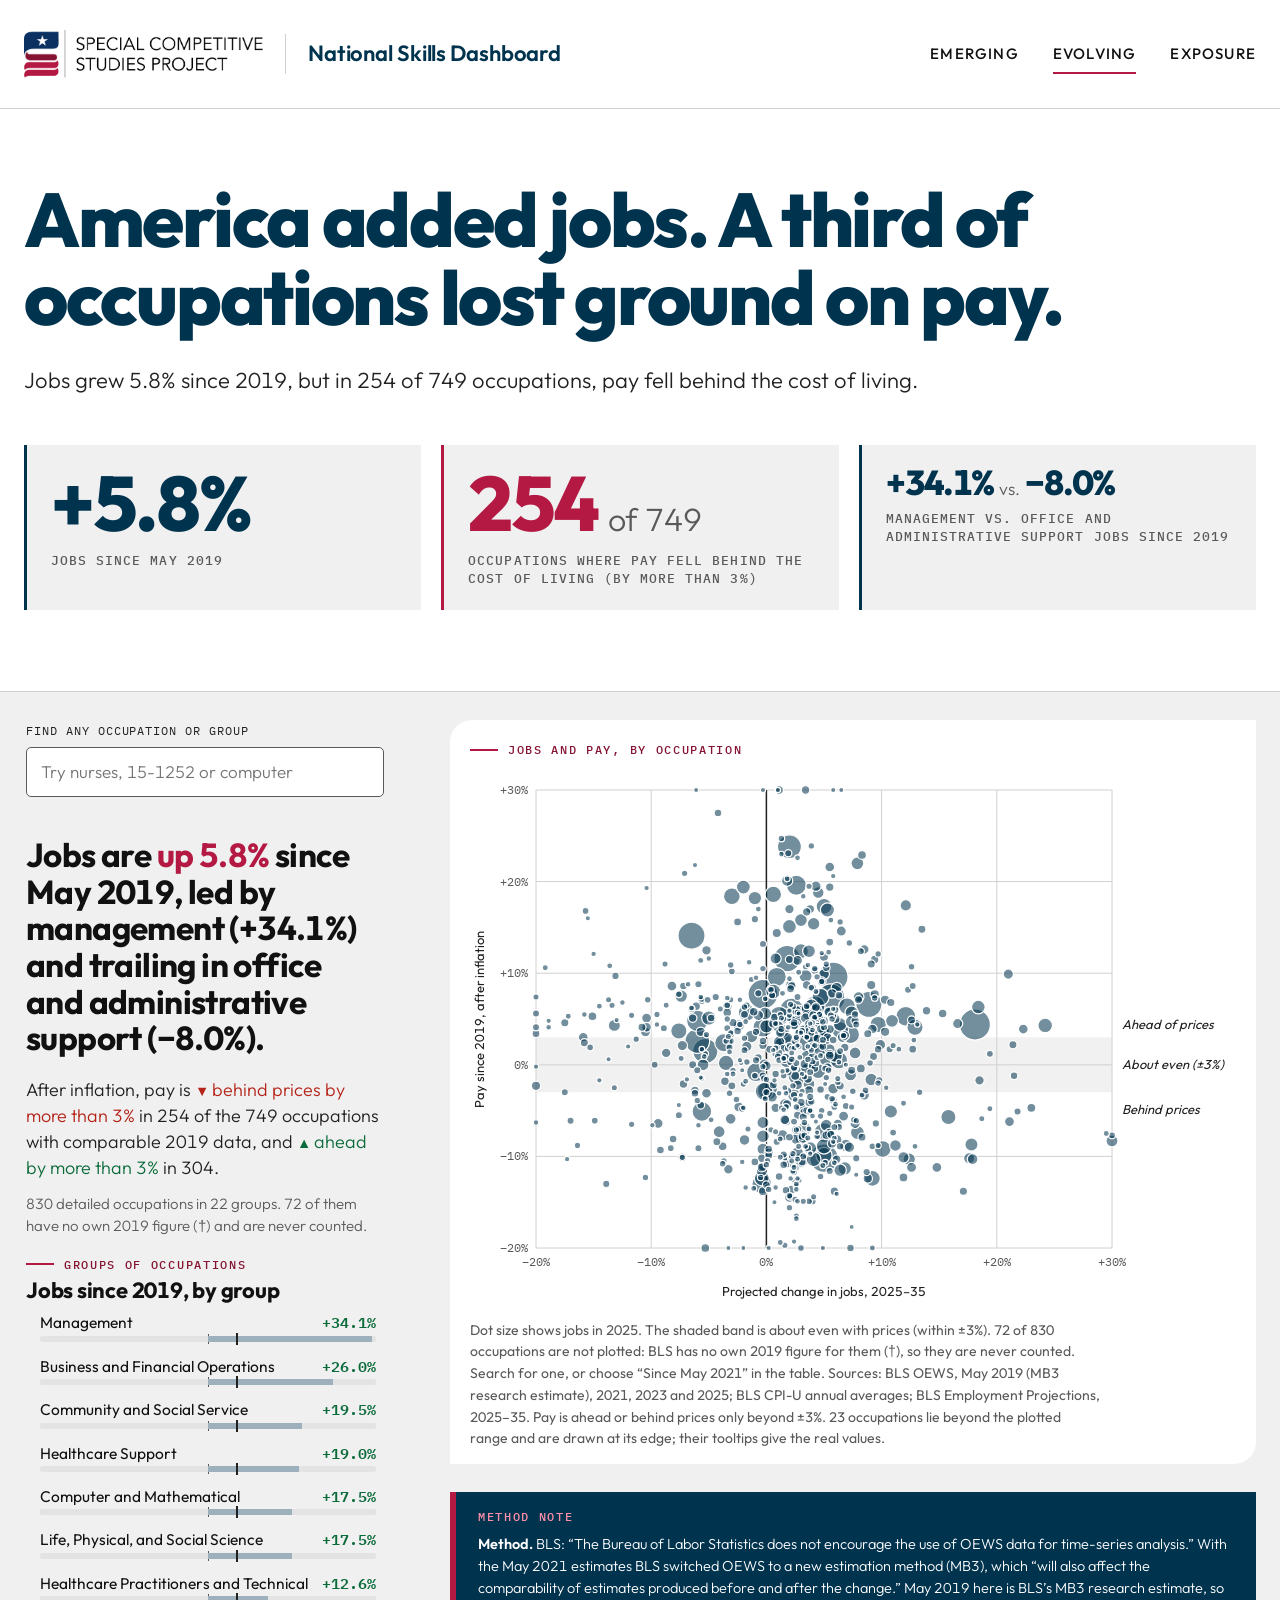
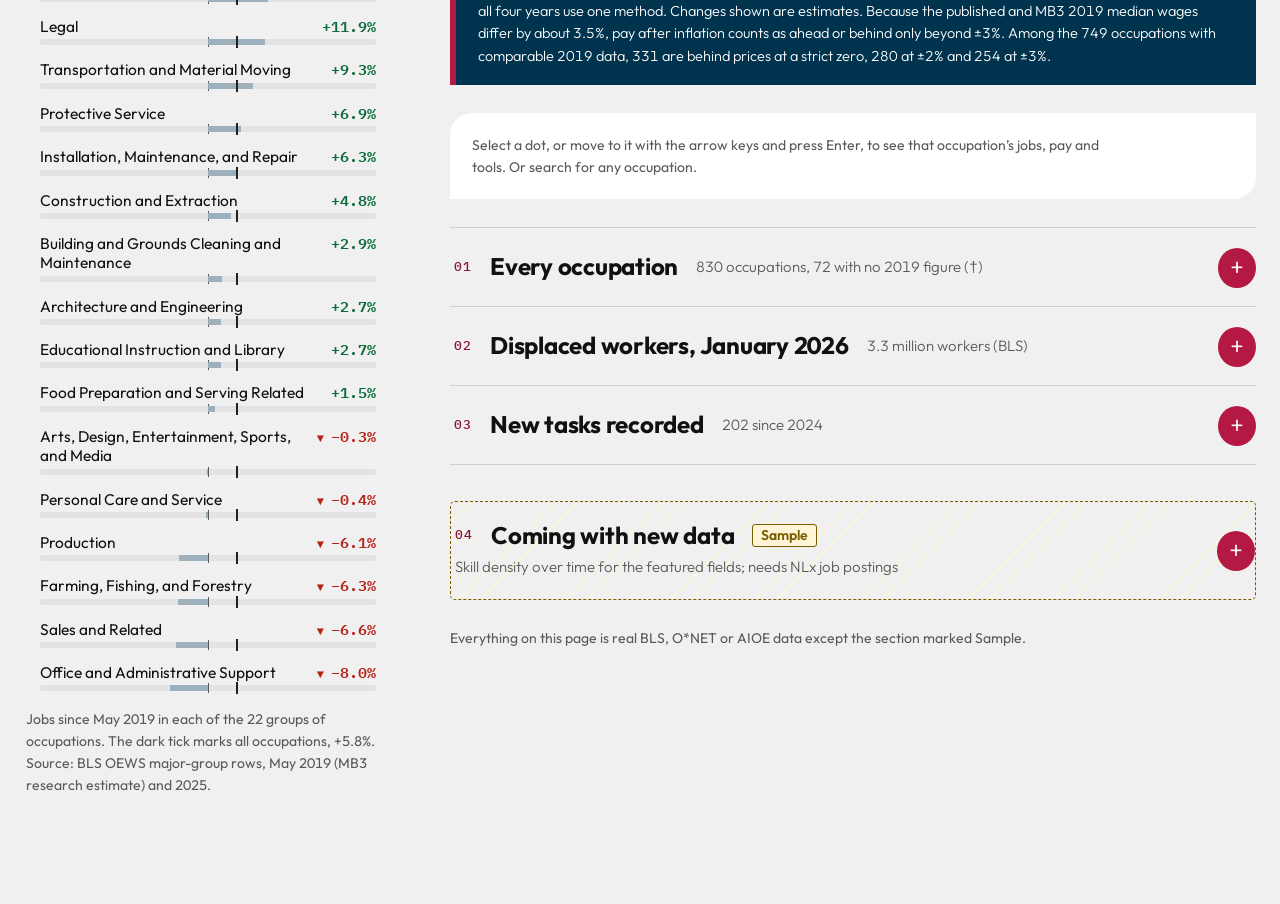
<file: evolving.html>
<!doctype html><html lang="en"><head><meta charset="utf-8"><meta name="viewport" content="width=device-width,initial-scale=1">
<title>Evolving occupations | National Skills Dashboard</title>
<link rel="preconnect" href="https://fonts.googleapis.com">
<link rel="preconnect" href="https://fonts.gstatic.com" crossorigin>
<link rel="stylesheet" href="https://fonts.googleapis.com/css2?family=Outfit:wght@300;400;500;600;700;800&family=IBM+Plex+Mono:wght@400;500;600&display=swap">
<link rel="stylesheet" href="assets/nsd.css?v=f26925bc">
<meta name="robots" content="noindex, nofollow">
</head>
<body>
<!-- workforce-data:start (written by public_data/build_prototype_data.py; do not edit) -->
<script type="application/json" id="workforce-data">{"years":["19","21","23","25"],"settings":{"pay_tolerance_pct":3,"sensitivity_pcts":[0,2,3],"recent_tasks_from":2024},"total":{"emp":[146939100.0,140886310.0,151853870.0,155495730.0],"wage":[37840.0,45760.0,48060.0,50980.0],"proj":{"e25":170280.8,"e35":176198.5,"pct":3.5}},"groups":[{"code":"11-0000","name":"Management Occupations","emp":[8304270.0,8909910.0,10495770.0,11132700.0],"wage":[104690.0,102450.0,116880.0,126520.0],"proj":{"e25":13683.4,"e35":14527.6,"pct":6.2}},{"code":"13-0000","name":"Business and Financial Operations Occupations","emp":[8361760.0,9053790.0,10087830.0,10537240.0],"wage":[71120.0,76570.0,79050.0,82660.0],"proj":{"e25":11368.5,"e35":11997.1,"pct":5.5}},{"code":"15-0000","name":"Computer and Mathematical Occupations","emp":[4475420.0,4654750.0,5177400.0,5260110.0],"wage":[89980.0,97540.0,104200.0,109280.0],"proj":{"e25":5493.6,"e35":5896.7,"pct":7.3}},{"code":"17-0000","name":"Architecture and Engineering Occupations","emp":[2548470.0,2436520.0,2539660.0,2617130.0],"wage":[75350.0,79840.0,91420.0,99520.0],"proj":{"e25":2690.0,"e35":2872.5,"pct":6.8}},{"code":"19-0000","name":"Life, Physical, and Social Science Occupations","emp":[1253330.0,1273640.0,1389430.0,1473260.0],"wage":[70000.0,72740.0,78280.0,82530.0],"proj":{"e25":1628.7,"e35":1751.5,"pct":7.5}},{"code":"21-0000","name":"Community and Social Service Occupations","emp":[2233620.0,2239680.0,2418130.0,2668680.0],"wage":[44310.0,48410.0,52000.0,58300.0],"proj":{"e25":3270.1,"e35":3513.0,"pct":7.4}},{"code":"23-0000","name":"Legal Occupations","emp":[1166460.0,1178140.0,1240630.0,1305620.0],"wage":[88170.0,82430.0,99220.0,102500.0],"proj":{"e25":1445.7,"e35":1488.0,"pct":2.9}},{"code":"25-0000","name":"Educational Instruction and Library Occupations","emp":[8860510.0,8191930.0,8744560.0,9100570.0],"wage":[47800.0,57220.0,59940.0,60570.0],"proj":{"e25":9907.4,"e35":10049.4,"pct":1.4}},{"code":"27-0000","name":"Arts, Design, Entertainment, Sports, and Media Occupations","emp":[2053390.0,1815290.0,2106490.0,2046290.0],"wage":[47370.0,51190.0,58920.0,62750.0],"proj":{"e25":2986.0,"e35":3030.6,"pct":1.5}},{"code":"29-0000","name":"Healthcare Practitioners and Technical Occupations","emp":[8728440.0,8787730.0,9284210.0,9823860.0],"wage":[70870.0,75040.0,80820.0,86530.0],"proj":{"e25":10232.8,"e35":11052.4,"pct":8.0}},{"code":"31-0000","name":"Healthcare Support Occupations","emp":[6640030.0,6603680.0,7063530.0,7901670.0],"wage":[27850.0,29880.0,36140.0,38340.0],"proj":{"e25":8421.5,"e35":9544.2,"pct":13.3}},{"code":"33-0000","name":"Protective Service Occupations","emp":[3534200.0,3385030.0,3504330.0,3776610.0],"wage":[41180.0,46590.0,47760.0,50080.0],"proj":{"e25":3871.0,"e35":3915.2,"pct":1.1}},{"code":"35-0000","name":"Food Preparation and Serving Related Occupations","emp":[13475050.0,11201480.0,13247870.0,13680750.0],"wage":[23490.0,28400.0,32240.0,35050.0],"proj":{"e25":13826.5,"e35":14429.1,"pct":4.4}},{"code":"37-0000","name":"Building and Grounds Cleaning and Maintenance Occupations","emp":[4417970.0,4108810.0,4429070.0,4548260.0],"wage":[28000.0,30240.0,35990.0,37680.0],"proj":{"e25":5699.6,"e35":5845.2,"pct":2.6}},{"code":"39-0000","name":"Personal Care and Service Occupations","emp":[3268490.0,2566440.0,3040630.0,3255790.0],"wage":[27190.0,29450.0,34260.0,36410.0],"proj":{"e25":4487.3,"e35":4685.5,"pct":4.4}},{"code":"41-0000","name":"Sales and Related Occupations","emp":[14373590.0,13256290.0,13380660.0,13424300.0],"wage":[28510.0,30600.0,36760.0,38530.0],"proj":{"e25":14533.2,"e35":14326.4,"pct":-1.4}},{"code":"43-0000","name":"Office and Administrative Support Occupations","emp":[19288830.0,18299380.0,18533450.0,17753430.0],"wage":[36020.0,38050.0,44480.0,47450.0],"proj":{"e25":18792.7,"e35":18040.5,"pct":-4.0}},{"code":"45-0000","name":"Farming, Fishing, and Forestry Occupations","emp":[464480.0,452490.0,432200.0,435200.0],"wage":[27890.0,29860.0,35520.0,36630.0],"proj":{"e25":1036.0,"e35":1020.6,"pct":-1.5}},{"code":"47-0000","name":"Construction and Extraction Occupations","emp":[6130000.0,5848950.0,6225630.0,6425160.0],"wage":[46280.0,48210.0,55680.0,59540.0],"proj":{"e25":7492.9,"e35":7878.5,"pct":5.1}},{"code":"49-0000","name":"Installation, Maintenance, and Repair Occupations","emp":[5724510.0,5574410.0,5989460.0,6086190.0],"wage":[45530.0,47940.0,53920.0,59620.0],"proj":{"e25":6494.4,"e35":6847.1,"pct":5.4}},{"code":"51-0000","name":"Production Occupations","emp":[9119830.0,8408030.0,8770170.0,8565760.0],"wage":[35580.0,37710.0,43630.0,46990.0],"proj":{"e25":8780.5,"e35":8747.1,"pct":-0.4}},{"code":"53-0000","name":"Transportation and Material Moving Occupations","emp":[12516470.0,12639920.0,13752760.0,13677150.0],"wage":[33920.0,36860.0,40050.0,44350.0],"proj":{"e25":14139.0,"e35":14740.4,"pct":4.3}}],"occupations":[{"soc":"11-1011","t":"Chief Executives","g":"11-0000","emp":[209620.0,200480.0,211230.0,204350.0],"w":[184800.0,179520.0,206680.0,213990.0],"proj":{"e25":291.6,"e35":300.9,"pct":3.2},"exp":88.1,"nd":4,"dev":[],"aug":[],"own19":true},{"soc":"11-1021","t":"General and Operations Managers","g":"11-0000","emp":[2524600.0,2984920.0,3507810.0,3503020.0],"w":[93530.0,97970.0,101280.0,105770.0],"proj":{"e25":3599.0,"e35":3780.3,"pct":5.0},"exp":67.8,"nd":3,"dev":[],"aug":[],"own19":true},{"soc":"11-2011","t":"Advertising and Promotions Managers","g":"11-0000","emp":[24530.0,22520.0,20630.0,21470.0],"w":[118590.0,127150.0,131870.0,133660.0],"proj":{"e25":33.2,"e35":31.9,"pct":-3.7},"exp":83.9,"nd":3,"dev":[],"aug":[],"own19":true},{"soc":"11-2021","t":"Marketing Managers","g":"11-0000","emp":[270280.0,278690.0,368940.0,395240.0],"w":[145170.0,135030.0,157620.0,166790.0],"proj":{"e25":421.6,"e35":450.8,"pct":6.9},"exp":83.4,"nd":6,"dev":[],"aug":["Atlassian JIRA"],"own19":true},{"soc":"11-2022","t":"Sales Managers","g":"11-0000","emp":[415700.0,453800.0,575880.0,637080.0],"w":[118590.0,127490.0,135160.0,148270.0],"proj":{"e25":650.1,"e35":679.1,"pct":4.5},"exp":87.6,"nd":5,"dev":[],"aug":[],"own19":true},{"soc":"11-2032","t":"Public Relations Managers","g":"11-0000","emp":[null,59850.0,72760.0,74850.0],"w":[null,125780.0,134760.0,146910.0],"proj":{"e25":80.8,"e35":85.4,"pct":5.7},"exp":91.4,"nd":4,"dev":[],"aug":[],"own19":false},{"soc":"11-2033","t":"Fundraising Managers","g":"11-0000","emp":[null,23190.0,31810.0,38810.0],"w":[null,100810.0,119200.0,125470.0],"proj":{"e25":48.8,"e35":51.4,"pct":5.4},"exp":91.4,"nd":7,"dev":[],"aug":[],"own19":false},{"soc":"11-3012","t":"Administrative Services Managers","g":"11-0000","emp":[null,224620.0,242520.0,263960.0],"w":[null,100170.0,106470.0,114130.0],"proj":{"e25":279.0,"e35":293.3,"pct":5.2},"exp":70.7,"nd":5,"dev":[],"aug":[],"own19":false},{"soc":"11-3013","t":"Facilities Managers","g":"11-0000","emp":[null,101230.0,131400.0,156180.0],"w":[null,97930.0,102340.0,106660.0],"proj":{"e25":165.9,"e35":173.5,"pct":4.6},"exp":70.7,"nd":6,"dev":[],"aug":[],"own19":false},{"soc":"11-3021","t":"Computer and Information Systems Managers","g":"11-0000","emp":[442600.0,485190.0,592600.0,670570.0],"w":[147430.0,159010.0,169510.0,175140.0],"proj":{"e25":685.8,"e35":793.9,"pct":15.8},"exp":75.2,"nd":3,"dev":[],"aug":[],"own19":true},{"soc":"11-3031","t":"Financial Managers","g":"11-0000","emp":[670100.0,681070.0,787340.0,841710.0],"w":[126710.0,131710.0,156100.0,166570.0],"proj":{"e25":879.7,"e35":964.6,"pct":9.7},"exp":87.8,"nd":6,"dev":[],"aug":["Intuit QuickBooks"],"own19":true},{"soc":"11-3051","t":"Industrial Production Managers","g":"11-0000","emp":[189080.0,192270.0,222890.0,246250.0],"w":[108980.0,103150.0,116970.0,126060.0],"proj":{"e25":252.1,"e35":258.6,"pct":2.6},"exp":58.8,"nd":5,"dev":[],"aug":[],"own19":true},{"soc":"11-3061","t":"Purchasing Managers","g":"11-0000","emp":[69730.0,69310.0,77530.0,84320.0],"w":[117660.0,127150.0,136380.0,148080.0],"proj":{"e25":88.3,"e35":91.8,"pct":4.0},"exp":91.9,"nd":6,"dev":[],"aug":[],"own19":true},{"soc":"11-3071","t":"Transportation, Storage, and Distribution Managers","g":"11-0000","emp":[138910.0,144640.0,198780.0,221180.0],"w":[92780.0,98230.0,99200.0,107230.0],"proj":{"e25":228.1,"e35":242.1,"pct":6.1},"exp":73.5,"nd":7,"dev":[],"aug":[],"own19":true},{"soc":"11-3111","t":"Compensation and Benefits Managers","g":"11-0000","emp":[16660.0,15330.0,18690.0,22940.0],"w":[117870.0,127530.0,136380.0,149230.0],"proj":{"e25":23.7,"e35":24.0,"pct":1.1},"exp":93.9,"nd":5,"dev":[],"aug":["Oracle HRIS","Workday software"],"own19":true},{"soc":"11-3121","t":"Human Resources Managers","g":"11-0000","emp":[157500.0,166530.0,200600.0,220660.0],"w":[116570.0,126230.0,136350.0,149280.0],"proj":{"e25":224.9,"e35":237.4,"pct":5.5},"exp":90.6,"nd":7,"dev":[],"aug":["Oracle HRIS","Workday software"],"own19":true},{"soc":"11-3131","t":"Training and Development Managers","g":"11-0000","emp":[38690.0,35830.0,41540.0,48050.0],"w":[115900.0,120130.0,125040.0,133000.0],"proj":{"e25":50.2,"e35":53.5,"pct":6.4},"exp":89.4,"nd":5,"dev":[],"aug":[],"own19":true},{"soc":"11-9013","t":"Farmers, Ranchers, and Other Agricultural Managers","g":"11-0000","emp":[5610.0,5220.0,6150.0,6500.0],"w":[72120.0,73060.0,83770.0,89900.0],"proj":{"e25":788.7,"e35":762.2,"pct":-3.4},"exp":45.4,"nd":2,"dev":[],"aug":[],"own19":true},{"soc":"11-9021","t":"Construction Managers","g":"11-0000","emp":[296840.0,284750.0,329190.0,380360.0],"w":[92780.0,98890.0,104900.0,114990.0],"proj":{"e25":609.1,"e35":664.3,"pct":9.1},"exp":66.4,"nd":6,"dev":[],"aug":[],"own19":true},{"soc":"11-9031","t":"Education and Childcare Administrators, Preschool and Daycare","g":"11-0000","emp":[52950.0,56430.0,64090.0,73660.0],"w":[45540.0,47310.0,54290.0,59300.0],"proj":{"e25":91.9,"e35":89.0,"pct":-3.1},"exp":75.8,"nd":1,"dev":[],"aug":[],"own19":true},{"soc":"11-9032","t":"Education Administrators, Kindergarten through Secondary","g":"11-0000","emp":[272880.0,274710.0,302580.0,328330.0],"w":[92620.0,98420.0,103460.0,105870.0],"proj":{"e25":343.8,"e35":342.7,"pct":-0.3},"exp":83.0,"nd":3,"dev":[],"aug":[],"own19":true},{"soc":"11-9033","t":"Education Administrators, Postsecondary","g":"11-0000","emp":[158340.0,155990.0,167270.0,180470.0],"w":[92970.0,96910.0,102610.0,104590.0],"proj":{"e25":231.8,"e35":235.9,"pct":1.8},"exp":96.2,"nd":5,"dev":[],"aug":[],"own19":true},{"soc":"11-9039","t":"Education Administrators, All Other","g":"11-0000","emp":[47520.0,49970.0,50690.0,55130.0],"w":[84050.0,90560.0,88460.0,95200.0],"proj":{"e25":62.0,"e35":63.0,"pct":1.6},"exp":null,"nd":null,"dev":[],"aug":[],"own19":true},{"soc":"11-9041","t":"Architectural and Engineering Managers","g":"11-0000","emp":[187840.0,187100.0,207800.0,220260.0],"w":[147060.0,152350.0,165370.0,171270.0],"proj":{"e25":220.9,"e35":233.1,"pct":5.5},"exp":66.6,"nd":4,"dev":[],"aug":["Autodesk AutoCAD"],"own19":true},{"soc":"11-9051","t":"Food Service Managers","g":"11-0000","emp":[249000.0,210680.0,246070.0,238430.0],"w":[56600.0,59440.0,63060.0,69390.0],"proj":{"e25":344.3,"e35":364.2,"pct":5.8},"exp":52.2,"nd":1,"dev":[],"aug":[],"own19":true},{"soc":"11-9071","t":"Gambling Managers","g":"11-0000","emp":[4580.0,3660.0,4590.0,5030.0],"w":[72570.0,76910.0,82380.0,93220.0],"proj":{"e25":5.6,"e35":5.8,"pct":3.6},"exp":69.0,"nd":3,"dev":[],"aug":[],"own19":true},{"soc":"11-9072","t":"Entertainment and Recreation Managers, Except Gambling","g":"11-0000","emp":[null,17800.0,29690.0,37980.0],"w":[null,62000.0,73460.0,79520.0],"proj":{"e25":43.9,"e35":46.5,"pct":6.0},"exp":74.0,"nd":2,"dev":[],"aug":[],"own19":false},{"soc":"11-9081","t":"Lodging Managers","g":"11-0000","emp":[40110.0,35920.0,41980.0,42620.0],"w":[57000.0,59430.0,65360.0,69250.0],"proj":{"e25":54.8,"e35":56.9,"pct":3.8},"exp":60.9,"nd":4,"dev":[],"aug":[],"own19":true},{"soc":"11-9111","t":"Medical and Health Services Managers","g":"11-0000","emp":[406060.0,436770.0,515100.0,597080.0],"w":[94290.0,101340.0,110680.0,123860.0],"proj":{"e25":640.4,"e35":795.5,"pct":24.2},"exp":88.2,"nd":4,"dev":[],"aug":[],"own19":true},{"soc":"11-9121","t":"Natural Sciences Managers","g":"11-0000","emp":[65860.0,74760.0,96520.0,108690.0],"w":[133390.0,137900.0,157740.0,167220.0],"proj":{"e25":112.2,"e35":121.5,"pct":8.2},"exp":84.5,"nd":6,"dev":[],"aug":[],"own19":true},{"soc":"11-9131","t":"Postmasters and Mail Superintendents","g":"11-0000","emp":[13820.0,12750.0,13810.0,13810.0],"w":[76880.0,80250.0,88670.0,96660.0],"proj":{"e25":13.3,"e35":13.2,"pct":-0.3},"exp":72.6,"nd":3,"dev":[],"aug":[],"own19":true},{"soc":"11-9141","t":"Property, Real Estate, and Community Association Managers","g":"11-0000","emp":[234170.0,234680.0,284120.0,311180.0],"w":[56780.0,59230.0,62850.0,69990.0],"proj":{"e25":460.4,"e35":477.6,"pct":3.7},"exp":83.8,"nd":5,"dev":[],"aug":[],"own19":true},{"soc":"11-9151","t":"Social and Community Service Managers","g":"11-0000","emp":[157320.0,156400.0,173650.0,209330.0],"w":[70160.0,74000.0,77030.0,80390.0],"proj":{"e25":231.0,"e35":247.7,"pct":7.2},"exp":84.0,"nd":1,"dev":[],"aug":[],"own19":true},{"soc":"11-9161","t":"Emergency Management Directors","g":"11-0000","emp":[10440.0,10320.0,11910.0,13500.0],"w":[72980.0,76730.0,83960.0,93330.0],"proj":{"e25":14.0,"e35":14.5,"pct":3.9},"exp":73.1,"nd":4,"dev":[],"aug":[],"own19":true},{"soc":"11-9171","t":"Funeral Home Managers","g":"11-0000","emp":[10590.0,12710.0,14200.0,13910.0],"w":[73130.0,74000.0,75660.0,78790.0],"proj":{"e25":34.8,"e35":36.2,"pct":4.1},"exp":58.1,"nd":3,"dev":[],"aug":[],"own19":true},{"soc":"11-9179","t":"Personal Service Managers, All Other","g":"11-0000","emp":[null,7350.0,11170.0,10450.0],"w":[null,60360.0,57570.0,69770.0],"proj":{"e25":25.5,"e35":27.1,"pct":6.2},"exp":74.0,"nd":2,"dev":[],"aug":[],"own19":false},{"soc":"11-9199","t":"Managers, All Other","g":"11-0000","emp":[null,497890.0,589750.0,622190.0],"w":[null,124650.0,133560.0,141900.0],"proj":{"e25":1338.8,"e35":1404.4,"pct":4.9},"exp":74.0,"nd":8,"dev":[],"aug":["Google Workspace software"],"own19":false},{"soc":"13-1011","t":"Agents and Business Managers of Artists, Performers, and Athletes","g":"13-0000","emp":[15620.0,12480.0,12870.0,12620.0],"w":[72200.0,78410.0,84900.0,82890.0],"proj":{"e25":26.9,"e35":29.5,"pct":9.7},"exp":85.1,"nd":0,"dev":[],"aug":[],"own19":true},{"soc":"13-1020","t":"Buyers and Purchasing Agents","g":"13-0000","emp":[425970.0,439020.0,477980.0,491430.0],"w":[61080.0,63470.0,71950.0,77710.0],"proj":{"e25":516.1,"e35":547.0,"pct":6.0},"exp":null,"nd":null,"dev":[],"aug":[],"own19":true},{"soc":"13-1031","t":"Claims Adjusters, Examiners, and Investigators","g":"13-0000","emp":[292080.0,278140.0,293780.0,324230.0],"w":[61920.0,65080.0,75050.0,78000.0],"proj":{"e25":376.1,"e35":355.5,"pct":-5.5},"exp":80.2,"nd":4,"dev":[],"aug":[],"own19":true},{"soc":"13-1032","t":"Insurance Appraisers, Auto Damage","g":"13-0000","emp":[12160.0,11430.0,8670.0,11560.0],"w":[58330.0,62680.0,74520.0,78240.0],"proj":{"e25":13.5,"e35":12.4,"pct":-8.7},"exp":64.0,"nd":2,"dev":[],"aug":[],"own19":true},{"soc":"13-1041","t":"Compliance Officers","g":"13-0000","emp":[322880.0,334340.0,383620.0,417070.0],"w":[70520.0,71650.0,75670.0,80730.0],"proj":{"e25":436.4,"e35":453.1,"pct":3.8},"exp":63.5,"nd":7,"dev":[],"aug":["Google Workspace software"],"own19":true},{"soc":"13-1051","t":"Cost Estimators","g":"13-0000","emp":[214740.0,208950.0,220970.0,224220.0],"w":[66450.0,65170.0,74740.0,78740.0],"proj":{"e25":226.4,"e35":219.5,"pct":-3.1},"exp":81.1,"nd":5,"dev":[],"aug":[],"own19":true},{"soc":"13-1071","t":"Human Resources Specialists","g":"13-0000","emp":[670880.0,740830.0,895970.0,912430.0],"w":[58080.0,62290.0,67650.0,75940.0],"proj":{"e25":939.7,"e35":999.7,"pct":6.4},"exp":96.8,"nd":7,"dev":[],"aug":["Oracle HRIS","Workday software"],"own19":true},{"soc":"13-1074","t":"Farm Labor Contractors","g":"13-0000","emp":[140.0,440.0,460.0,310.0],"w":[56390.0,47770.0,45730.0,58460.0],"proj":{"e25":1.9,"e35":2.0,"pct":7.4},"exp":39.4,"nd":0,"dev":[],"aug":[],"own19":true},{"soc":"13-1075","t":"Labor Relations Specialists","g":"13-0000","emp":[76240.0,63810.0,62800.0,64810.0],"w":[69940.0,77010.0,89980.0,95420.0],"proj":{"e25":66.3,"e35":67.7,"pct":2.1},"exp":93.0,"nd":7,"dev":[],"aug":["Oracle HRIS","Workday software"],"own19":true},{"soc":"13-1081","t":"Logisticians","g":"13-0000","emp":[177860.0,189320.0,228470.0,251040.0],"w":[72760.0,77030.0,79400.0,82320.0],"proj":{"e25":255.1,"e35":300.0,"pct":17.6},"exp":79.5,"nd":10,"dev":[],"aug":["Microsoft Power BI","Tableau"],"own19":true},{"soc":"13-1082","t":"Project Management Specialists","g":"13-0000","emp":[null,743860.0,947630.0,1066670.0],"w":[null,94500.0,98580.0,102320.0],"proj":{"e25":1094.3,"e35":1167.4,"pct":6.7},"exp":75.6,"nd":6,"dev":[],"aug":["Atlassian JIRA"],"own19":false},{"soc":"13-1111","t":"Management Analysts","g":"13-0000","emp":[711830.0,768450.0,838140.0,898280.0],"w":[89130.0,93000.0,99410.0,101860.0],"proj":{"e25":1077.1,"e35":1186.3,"pct":10.1},"exp":96.6,"nd":11,"dev":[],"aug":["Atlassian JIRA","Microsoft Power BI","Tableau"],"own19":true},{"soc":"13-1121","t":"Meeting, Convention, and Event Planners","g":"13-0000","emp":[119350.0,98150.0,122130.0,142860.0],"w":[46050.0,49470.0,56920.0,61160.0],"proj":{"e25":172.1,"e35":182.1,"pct":5.8},"exp":61.9,"nd":4,"dev":[],"aug":[],"own19":true},{"soc":"13-1131","t":"Fundraisers","g":"13-0000","emp":[85600.0,82080.0,101730.0,111040.0],"w":[56930.0,60660.0,64160.0,72550.0],"proj":{"e25":140.9,"e35":148.7,"pct":5.5},"exp":92.1,"nd":7,"dev":[],"aug":[],"own19":true},{"soc":"13-1141","t":"Compensation, Benefits, and Job Analysis Specialists","g":"13-0000","emp":[88290.0,87750.0,99850.0,112380.0],"w":[59160.0,64120.0,74530.0,78210.0],"proj":{"e25":118.1,"e35":125.2,"pct":6.0},"exp":90.8,"nd":6,"dev":[],"aug":["Oracle HRIS","Workday software"],"own19":true},{"soc":"13-1151","t":"Training and Development Specialists","g":"13-0000","emp":[313920.0,336030.0,403480.0,458300.0],"w":[57980.0,61570.0,64340.0,69280.0],"proj":{"e25":472.5,"e35":523.7,"pct":10.8},"exp":88.5,"nd":5,"dev":[],"aug":[],"own19":true},{"soc":"13-1161","t":"Market Research Analysts and Marketing Specialists","g":"13-0000","emp":[701980.0,727540.0,846370.0,899580.0],"w":[58780.0,63920.0,74680.0,78760.0],"proj":{"e25":952.7,"e35":1019.0,"pct":7.0},"exp":90.4,"nd":25,"dev":[],"aug":["Adobe Creative Cloud software","Canva","Google Analytics","Semrush"],"own19":true},{"soc":"13-1199","t":"Business Operations Specialists, All Other","g":"13-0000","emp":[null,1030330.0,1103440.0,1087090.0],"w":[null,74670.0,79590.0,83050.0],"proj":{"e25":1157.6,"e35":1202.3,"pct":3.9},"exp":74.6,"nd":17,"dev":[],"aug":["Atlassian JIRA","Google Analytics","Microsoft Power BI","Tableau"],"own19":false},{"soc":"13-2011","t":"Accountants and Auditors","g":"13-0000","emp":[1270750.0,1318550.0,1435770.0,1449500.0],"w":[71740.0,77250.0,79880.0,83680.0],"proj":{"e25":1595.2,"e35":1674.6,"pct":5.0},"exp":83.6,"nd":6,"dev":[],"aug":["Intuit QuickBooks"],"own19":true},{"soc":"13-2020","t":"Property Appraisers and Assessors","g":"13-0000","emp":[54770.0,58340.0,62090.0,57070.0],"w":[56830.0,61340.0,61630.0,67960.0],"proj":{"e25":68.4,"e35":70.7,"pct":3.5},"exp":null,"nd":null,"dev":[],"aug":[],"own19":true},{"soc":"13-2031","t":"Budget Analysts","g":"13-0000","emp":[50540.0,47440.0,47310.0,47160.0],"w":[73360.0,79940.0,84940.0,91640.0],"proj":{"e25":50.4,"e35":51.3,"pct":1.9},"exp":88.0,"nd":8,"dev":[],"aug":["Microsoft Power BI"],"own19":true},{"soc":"13-2041","t":"Credit Analysts","g":"13-0000","emp":[69620.0,68770.0,73200.0,64390.0],"w":[72410.0,77440.0,79420.0,83510.0],"proj":{"e25":64.7,"e35":61.9,"pct":-4.3},"exp":79.8,"nd":5,"dev":[],"aug":[],"own19":true},{"soc":"13-2051","t":"Financial and Investment Analysts","g":"13-0000","emp":[null,291880.0,325220.0,361980.0],"w":[null,91580.0,99010.0,102740.0],"proj":{"e25":377.2,"e35":404.3,"pct":7.2},"exp":86.9,"nd":8,"dev":[],"aug":["Microsoft Power BI","Tableau"],"own19":false},{"soc":"13-2052","t":"Personal Financial Advisors","g":"13-0000","emp":[231180.0,263030.0,272190.0,266800.0],"w":[90440.0,94170.0,99580.0,105070.0],"proj":{"e25":299.4,"e35":303.5,"pct":1.4},"exp":92.0,"nd":3,"dev":[],"aug":[],"own19":true},{"soc":"13-2053","t":"Insurance Underwriters","g":"13-0000","emp":[103370.0,107690.0,101310.0,105420.0],"w":[70910.0,76390.0,77860.0,81370.0],"proj":{"e25":125.6,"e35":120.8,"pct":-3.8},"exp":86.5,"nd":4,"dev":[],"aug":[],"own19":true},{"soc":"13-2054","t":"Financial Risk Specialists","g":"13-0000","emp":[null,54320.0,55290.0,63850.0],"w":[null,100000.0,106090.0,117330.0],"proj":{"e25":66.0,"e35":70.8,"pct":7.4},"exp":86.6,"nd":8,"dev":[],"aug":["Microsoft Power BI","Tableau"],"own19":false},{"soc":"13-2061","t":"Financial Examiners","g":"13-0000","emp":[65580.0,60750.0,63440.0,67830.0],"w":[74110.0,81410.0,84300.0,94160.0],"proj":{"e25":70.0,"e35":76.5,"pct":9.3},"exp":90.5,"nd":5,"dev":[],"aug":[],"own19":true},{"soc":"13-2071","t":"Credit Counselors","g":"13-0000","emp":[32140.0,31230.0,27950.0,27770.0],"w":[44950.0,47580.0,48570.0,52230.0],"proj":{"e25":31.2,"e35":32.3,"pct":3.3},"exp":90.2,"nd":5,"dev":[],"aug":[],"own19":true},{"soc":"13-2072","t":"Loan Officers","g":"13-0000","emp":[317050.0,340170.0,321090.0,274330.0],"w":[59440.0,63380.0,69990.0,76690.0],"proj":{"e25":283.0,"e35":286.0,"pct":1.1},"exp":94.4,"nd":3,"dev":[],"aug":[],"own19":true},{"soc":"13-2081","t":"Tax Examiners and Collectors, and Revenue Agents","g":"13-0000","emp":[53160.0,52270.0,50250.0,56610.0],"w":[55390.0,56780.0,58530.0,62370.0],"proj":{"e25":60.1,"e35":59.5,"pct":-1.0},"exp":85.6,"nd":8,"dev":[],"aug":[],"own19":true},{"soc":"13-2082","t":"Tax Preparers","g":"13-0000","emp":[69100.0,83190.0,81650.0,76480.0],"w":[41970.0,46290.0,49010.0,54920.0],"proj":{"e25":95.8,"e35":100.3,"pct":4.7},"exp":81.5,"nd":5,"dev":[],"aug":[],"own19":true},{"soc":"13-2099","t":"Financial Specialists, All Other","g":"13-0000","emp":[null,123200.0,122730.0,132130.0],"w":[null,73240.0,78310.0,81100.0],"proj":{"e25":137.8,"e35":143.4,"pct":4.1},"exp":85.4,"nd":13,"dev":[],"aug":["Tableau"],"own19":false},{"soc":"15-1211","t":"Computer Systems Analysts","g":"15-0000","emp":[549190.0,505150.0,498810.0,519530.0],"w":[90740.0,99270.0,103800.0,105850.0],"proj":{"e25":544.4,"e35":587.2,"pct":7.9},"exp":78.8,"nd":15,"dev":[],"aug":["Atlassian JIRA","Microsoft Power BI","Tableau"],"own19":true},{"soc":"15-1212","t":"Information Security Analysts","g":"15-0000","emp":[131060.0,157220.0,175350.0,190650.0],"w":[93370.0,102600.0,120360.0,129180.0],"proj":{"e25":192.9,"e35":233.4,"pct":21.0},"exp":78.6,"nd":14,"dev":[],"aug":[],"own19":true},{"soc":"15-1221","t":"Computer and Information Research Scientists","g":"15-0000","emp":[29170.0,30840.0,35210.0,37200.0],"w":[117340.0,131490.0,145080.0,140300.0],"proj":{"e25":38.6,"e35":47.0,"pct":21.8},"exp":75.9,"nd":34,"dev":["Amazon Web Services AWS SageMaker","Hugging Face","LangChain","PyTorch","Scikit-learn","TensorFlow"],"aug":["GitHub"],"own19":true},{"soc":"15-1231","t":"Computer Network Support Specialists","g":"15-0000","emp":[184290.0,176200.0,158720.0,146190.0],"w":[58480.0,62760.0,71530.0,76220.0],"proj":{"e25":152.5,"e35":154.4,"pct":1.2},"exp":67.2,"nd":10,"dev":[],"aug":[],"own19":true},{"soc":"15-1232","t":"Computer User Support Specialists","g":"15-0000","emp":[637560.0,654310.0,689700.0,717190.0],"w":[49010.0,49770.0,59240.0,61860.0],"proj":{"e25":750.6,"e35":724.4,"pct":-3.5},"exp":57.5,"nd":12,"dev":[],"aug":[],"own19":true},{"soc":"15-1241","t":"Computer Network Architects","g":"15-0000","emp":[148520.0,168830.0,174100.0,179740.0],"w":[113720.0,120520.0,129840.0,134050.0],"proj":{"e25":181.8,"e35":195.8,"pct":7.7},"exp":61.4,"nd":21,"dev":[],"aug":["Autodesk AutoCAD"],"own19":true},{"soc":"15-1242","t":"Database Administrators","g":"15-0000","emp":[null,85870.0,76140.0,69990.0],"w":[null,96710.0,101510.0,104620.0],"proj":{"e25":75.0,"e35":74.9,"pct":-0.1},"exp":76.4,"nd":38,"dev":[],"aug":["Atlassian JIRA","GitHub","Microsoft Power BI","Tableau"],"own19":false},{"soc":"15-1243","t":"Database Architects","g":"15-0000","emp":[null,50440.0,59920.0,67140.0],"w":[null,123430.0,134700.0,139500.0],"proj":{"e25":69.5,"e35":76.0,"pct":9.4},"exp":77.0,"nd":16,"dev":[],"aug":["Microsoft Power BI","Tableau"],"own19":false},{"soc":"15-1244","t":"Network and Computer Systems Administrators","g":"15-0000","emp":[351730.0,316760.0,323020.0,314340.0],"w":[84910.0,80600.0,95360.0,99130.0],"proj":{"e25":323.6,"e35":310.4,"pct":-4.1},"exp":61.3,"nd":18,"dev":[],"aug":[],"own19":true},{"soc":"15-1251","t":"Computer Programmers","g":"15-0000","emp":[185470.0,152610.0,120370.0,92230.0],"w":[88630.0,93000.0,99700.0,100390.0],"proj":{"e25":110.8,"e35":102.7,"pct":-7.3},"exp":77.2,"nd":19,"dev":[],"aug":["Microsoft Visual Studio"],"own19":true},{"soc":"15-1252","t":"Software Developers","g":"15-0000","emp":[null,1364180.0,1656880.0,1687890.0],"w":[null,120730.0,132270.0,135980.0],"proj":{"e25":1717.8,"e35":1892.6,"pct":10.2},"exp":77.1,"nd":30,"dev":[],"aug":["Atlassian JIRA","GitHub"],"own19":false},{"soc":"15-1253","t":"Software Quality Assurance Analysts and Testers","g":"15-0000","emp":[null,190120.0,203040.0,186740.0],"w":[null,98220.0,101800.0,104300.0],"proj":{"e25":187.6,"e35":198.2,"pct":5.7},"exp":77.6,"nd":24,"dev":[],"aug":["Atlassian JIRA","GitHub"],"own19":false},{"soc":"15-1254","t":"Web Developers","g":"15-0000","emp":[null,84820.0,85350.0,70190.0],"w":[null,77030.0,84960.0,92650.0],"proj":{"e25":87.4,"e35":90.6,"pct":3.8},"exp":71.5,"nd":37,"dev":[],"aug":["Atlassian JIRA","GitHub"],"own19":false},{"soc":"15-1255","t":"Web and Digital Interface Designers","g":"15-0000","emp":[null,82380.0,111060.0,113330.0],"w":[null,79890.0,98540.0,104000.0],"proj":{"e25":132.7,"e35":140.8,"pct":6.0},"exp":74.5,"nd":18,"dev":[],"aug":["Adobe Creative Cloud software","Adobe Illustrator","Adobe Photoshop","Atlassian JIRA","Autodesk Maya","Figma"],"own19":false},{"soc":"15-1299","t":"Computer Occupations, All Other","g":"15-0000","emp":[376660.0,370190.0,437170.0,435370.0],"w":[89500.0,95270.0,104920.0,116580.0],"proj":{"e25":471.2,"e35":495.3,"pct":5.1},"exp":69.1,"nd":75,"dev":[],"aug":["Adobe Photoshop","Atlassian Confluence","Atlassian JIRA","Autodesk AutoCAD","GitHub","Google Analytics"],"own19":true},{"soc":"15-2011","t":"Actuaries","g":"15-0000","emp":[21720.0,23040.0,25470.0,26670.0],"w":[113350.0,105900.0,120000.0,130000.0],"proj":{"e25":31.2,"e35":34.1,"pct":9.2},"exp":83.1,"nd":10,"dev":[],"aug":["Microsoft Power BI","Tableau"],"own19":true},{"soc":"15-2021","t":"Mathematicians","g":"15-0000","emp":[2210.0,1770.0,2220.0,2030.0],"w":[99050.0,108100.0,116440.0,126710.0],"proj":{"e25":2.2,"e35":2.2,"pct":0.6},"exp":82.1,"nd":12,"dev":[],"aug":["Atlassian JIRA","Chatbot software"],"own19":true},{"soc":"15-2031","t":"Operations Research Analysts","g":"15-0000","emp":[91830.0,98700.0,117880.0,108510.0],"w":[80500.0,82360.0,83640.0,88940.0],"proj":{"e25":113.1,"e35":126.6,"pct":11.9},"exp":84.2,"nd":9,"dev":[],"aug":["Microsoft Power BI","Tableau"],"own19":true},{"soc":"15-2041","t":"Statisticians","g":"15-0000","emp":[38550.0,31370.0,29950.0,29030.0],"w":[90650.0,95570.0,104110.0,105650.0],"proj":{"e25":31.3,"e35":34.7,"pct":11.0},"exp":84.8,"nd":13,"dev":[],"aug":["Tableau"],"own19":true},{"soc":"15-2051","t":"Data Scientists","g":"15-0000","emp":[null,105980.0,192710.0,262440.0],"w":[null,100910.0,108020.0,120230.0],"proj":{"e25":275.6,"e35":371.0,"pct":34.6},"exp":null,"nd":25,"dev":["PyTorch","Scikit-learn","TensorFlow"],"aug":["Microsoft Power BI","Tableau"],"own19":false},{"soc":"15-2099","t":"Mathematical Science Occupations, All Other","g":"15-0000","emp":[null,3970.0,4320.0,3720.0],"w":[null,62460.0,70620.0,81490.0],"proj":{"e25":4.0,"e35":4.2,"pct":7.1},"exp":60.5,"nd":0,"dev":[],"aug":[],"own19":false},{"soc":"17-1011","t":"Architects, Except Landscape and Naval","g":"17-0000","emp":[109420.0,100400.0,111170.0,106770.0],"w":[74180.0,80180.0,93310.0,99280.0],"proj":{"e25":124.6,"e35":129.9,"pct":4.3},"exp":64.4,"nd":10,"dev":[],"aug":["Adobe Creative Cloud software","Adobe Illustrator","Adobe InDesign","Adobe Photoshop","Autodesk AutoCAD","Trimble SketchUp Pro"],"own19":true},{"soc":"17-1012","t":"Landscape Architects","g":"17-0000","emp":[19080.0,17430.0,20370.0,19600.0],"w":[68780.0,67950.0,79320.0,79870.0],"proj":{"e25":23.5,"e35":24.5,"pct":4.4},"exp":72.4,"nd":16,"dev":[],"aug":["Adobe Creative Cloud software","Adobe Illustrator","Adobe InDesign","Adobe Photoshop","Autodesk AutoCAD","Trimble SketchUp Pro"],"own19":true},{"soc":"17-1021","t":"Cartographers and Photogrammetrists","g":"17-0000","emp":[11650.0,12610.0,12330.0,14260.0],"w":[67740.0,68900.0,76210.0,81390.0],"proj":{"e25":14.7,"e35":15.7,"pct":7.4},"exp":61.0,"nd":2,"dev":[],"aug":[],"own19":true},{"soc":"17-1022","t":"Surveyors","g":"17-0000","emp":[45880.0,46390.0,50740.0,50830.0],"w":[58340.0,61600.0,68540.0,75440.0],"proj":{"e25":52.0,"e35":55.0,"pct":5.8},"exp":47.1,"nd":5,"dev":[],"aug":["Autodesk AutoCAD"],"own19":true},{"soc":"17-2011","t":"Aerospace Engineers","g":"17-0000","emp":[56850.0,56640.0,66660.0,67710.0],"w":[116370.0,122270.0,130720.0,134960.0],"proj":{"e25":68.7,"e35":74.4,"pct":8.3},"exp":80.5,"nd":11,"dev":[],"aug":["Autodesk AutoCAD","Dassault Systemes SolidWorks"],"own19":true},{"soc":"17-2021","t":"Agricultural Engineers","g":"17-0000","emp":[1280.0,1120.0,1860.0,1480.0],"w":[78330.0,82640.0,88750.0,98590.0],"proj":{"e25":1.5,"e35":1.6,"pct":6.9},"exp":68.2,"nd":0,"dev":[],"aug":[],"own19":true},{"soc":"17-2031","t":"Bioengineers and Biomedical Engineers","g":"17-0000","emp":[20040.0,17190.0,19320.0,23480.0],"w":[92360.0,97410.0,100730.0,109370.0],"proj":{"e25":23.8,"e35":25.7,"pct":7.6},"exp":69.4,"nd":5,"dev":[],"aug":[],"own19":true},{"soc":"17-2041","t":"Chemical Engineers","g":"17-0000","emp":[28950.0,24180.0,21140.0,21070.0],"w":[113070.0,105550.0,112100.0,125040.0],"proj":{"e25":21.9,"e35":22.9,"pct":4.7},"exp":73.8,"nd":4,"dev":[],"aug":["Autodesk AutoCAD"],"own19":true},{"soc":"17-2051","t":"Civil Engineers","g":"17-0000","emp":[312410.0,304310.0,327950.0,367840.0],"w":[90440.0,88050.0,95890.0,100840.0],"proj":{"e25":380.6,"e35":405.1,"pct":6.4},"exp":74.8,"nd":14,"dev":[],"aug":["Autodesk AutoCAD"],"own19":true},{"soc":"17-2061","t":"Computer Hardware Engineers","g":"17-0000","emp":[62290.0,73750.0,82660.0,76660.0],"w":[115710.0,128170.0,138080.0,161740.0],"proj":{"e25":76.1,"e35":83.0,"pct":9.1},"exp":76.2,"nd":13,"dev":[],"aug":[],"own19":true},{"soc":"17-2071","t":"Electrical Engineers","g":"17-0000","emp":[185850.0,186020.0,185430.0,198750.0],"w":[93700.0,100420.0,106950.0,120630.0],"proj":{"e25":199.7,"e35":219.5,"pct":9.9},"exp":73.2,"nd":10,"dev":[],"aug":["Autodesk AutoCAD"],"own19":true},{"soc":"17-2072","t":"Electronics Engineers, Except Computer","g":"17-0000","emp":[123250.0,107170.0,96410.0,96900.0],"w":[108950.0,104820.0,119200.0,130220.0],"proj":{"e25":98.2,"e35":101.8,"pct":3.7},"exp":60.6,"nd":9,"dev":[],"aug":[],"own19":true},{"soc":"17-2081","t":"Environmental Engineers","g":"17-0000","emp":[53100.0,42660.0,39880.0,38340.0],"w":[91220.0,96820.0,100090.0,107110.0],"proj":{"e25":39.1,"e35":41.6,"pct":6.3},"exp":78.5,"nd":5,"dev":[],"aug":["Autodesk AutoCAD"],"own19":true},{"soc":"17-2111","t":"Health and Safety Engineers, Except Mining Safety Engineers and Inspectors","g":"17-0000","emp":[24580.0,22870.0,22510.0,21450.0],"w":[92000.0,99040.0,103690.0,115160.0],"proj":{"e25":22.3,"e35":23.5,"pct":5.4},"exp":70.5,"nd":9,"dev":[],"aug":["Autodesk AutoCAD"],"own19":true},{"soc":"17-2112","t":"Industrial Engineers","g":"17-0000","emp":[277540.0,293950.0,332870.0,365740.0],"w":[90670.0,95300.0,99380.0,102440.0],"proj":{"e25":365.1,"e35":410.6,"pct":12.4},"exp":73.6,"nd":17,"dev":[],"aug":["Autodesk AutoCAD","Dassault Systemes SolidWorks","Microsoft Power BI"],"own19":true},{"soc":"17-2121","t":"Marine Engineers and Naval Architects","g":"17-0000","emp":[10850.0,7380.0,9960.0,8250.0],"w":[92370.0,93370.0,100270.0,112230.0],"proj":{"e25":8.4,"e35":8.9,"pct":6.7},"exp":58.4,"nd":5,"dev":[],"aug":["Autodesk AutoCAD"],"own19":true},{"soc":"17-2131","t":"Materials Engineers","g":"17-0000","emp":[25760.0,21530.0,24630.0,22770.0],"w":[92280.0,98300.0,104100.0,112860.0],"proj":{"e25":23.8,"e35":25.6,"pct":7.5},"exp":71.1,"nd":3,"dev":[],"aug":[],"own19":true},{"soc":"17-2141","t":"Mechanical Engineers","g":"17-0000","emp":[298620.0,278240.0,281290.0,296810.0],"w":[90650.0,95300.0,99510.0,104110.0],"proj":{"e25":298.5,"e35":332.0,"pct":11.2},"exp":67.9,"nd":13,"dev":[],"aug":["Autodesk AutoCAD","Dassault Systemes SolidWorks"],"own19":true},{"soc":"17-2151","t":"Mining and Geological Engineers, Including Mining Safety Engineers","g":"17-0000","emp":[7170.0,7370.0,7040.0,6080.0],"w":[88770.0,97090.0,100640.0,106220.0],"proj":{"e25":6.2,"e35":6.4,"pct":3.8},"exp":77.8,"nd":6,"dev":[],"aug":["Autodesk AutoCAD"],"own19":true},{"soc":"17-2161","t":"Nuclear Engineers","g":"17-0000","emp":[15240.0,12670.0,12710.0,15280.0],"w":[114530.0,120380.0,125460.0,133970.0],"proj":{"e25":16.6,"e35":16.6,"pct":0.4},"exp":79.1,"nd":4,"dev":[],"aug":[],"own19":true},{"soc":"17-2171","t":"Petroleum Engineers","g":"17-0000","emp":[32430.0,22100.0,20390.0,18060.0],"w":[136380.0,130850.0,135690.0,144910.0],"proj":{"e25":18.5,"e35":18.8,"pct":2.0},"exp":78.1,"nd":4,"dev":[],"aug":["Autodesk AutoCAD"],"own19":true},{"soc":"17-2199","t":"Engineers, All Other","g":"17-0000","emp":[150750.0,151940.0,150990.0,154070.0],"w":[93540.0,100640.0,111970.0,122930.0],"proj":{"e25":166.7,"e35":173.0,"pct":3.7},"exp":63.9,"nd":25,"dev":[],"aug":["Autodesk AutoCAD","Dassault Systemes SolidWorks"],"own19":true},{"soc":"17-3011","t":"Architectural and Civil Drafters","g":"17-0000","emp":[100290.0,101310.0,111070.0,103700.0],"w":[56940.0,60340.0,61820.0,66150.0],"proj":{"e25":104.1,"e35":109.5,"pct":5.2},"exp":62.7,"nd":14,"dev":[],"aug":["Adobe Creative Cloud software","Adobe Illustrator","Adobe Photoshop","Autodesk AutoCAD","Trimble SketchUp Pro"],"own19":true},{"soc":"17-3012","t":"Electrical and Electronics Drafters","g":"17-0000","emp":[23530.0,20830.0,20680.0,17920.0],"w":[58130.0,61510.0,69260.0,76870.0],"proj":{"e25":18.9,"e35":18.2,"pct":-3.4},"exp":67.6,"nd":8,"dev":[],"aug":["Autodesk AutoCAD"],"own19":true},{"soc":"17-3013","t":"Mechanical Drafters","g":"17-0000","emp":[56770.0,47760.0,44850.0,39960.0],"w":[57170.0,60200.0,64060.0,71550.0],"proj":{"e25":42.1,"e35":39.6,"pct":-6.0},"exp":59.2,"nd":12,"dev":[],"aug":["Autodesk AutoCAD","Dassault Systemes SolidWorks"],"own19":true},{"soc":"17-3019","t":"Drafters, All Other","g":"17-0000","emp":[14750.0,15300.0,16580.0,14470.0],"w":[56090.0,54240.0,59260.0,63520.0],"proj":{"e25":15.2,"e35":14.1,"pct":-7.3},"exp":null,"nd":null,"dev":[],"aug":[],"own19":true},{"soc":"17-3021","t":"Aerospace Engineering and Operations Technologists and Technicians","g":"17-0000","emp":[9720.0,10900.0,10640.0,11280.0],"w":[68700.0,73580.0,77830.0,82890.0],"proj":{"e25":11.6,"e35":12.9,"pct":11.9},"exp":55.0,"nd":0,"dev":[],"aug":[],"own19":true},{"soc":"17-3022","t":"Civil Engineering Technologists and Technicians","g":"17-0000","emp":[66540.0,64170.0,63560.0,68520.0],"w":[54680.0,58320.0,60700.0,64950.0],"proj":{"e25":70.9,"e35":73.2,"pct":3.2},"exp":62.5,"nd":8,"dev":[],"aug":["Autodesk AutoCAD"],"own19":true},{"soc":"17-3023","t":"Electrical and Electronic Engineering Technologists and Technicians","g":"17-0000","emp":[119790.0,101450.0,97420.0,95130.0],"w":[59530.0,63640.0,72800.0,78190.0],"proj":{"e25":96.9,"e35":99.2,"pct":2.4},"exp":53.0,"nd":3,"dev":[],"aug":[],"own19":true},{"soc":"17-3024","t":"Electro-Mechanical and Mechatronics Technologists and Technicians","g":"17-0000","emp":[13990.0,11590.0,15360.0,15520.0],"w":[56980.0,60360.0,65080.0,73900.0],"proj":{"e25":15.7,"e35":16.2,"pct":2.6},"exp":35.4,"nd":5,"dev":[],"aug":[],"own19":true},{"soc":"17-3025","t":"Environmental Engineering Technologists and Technicians","g":"17-0000","emp":[18500.0,14910.0,13780.0,12190.0],"w":[48990.0,48390.0,54000.0,59920.0],"proj":{"e25":12.5,"e35":12.9,"pct":3.1},"exp":47.0,"nd":0,"dev":[],"aug":[],"own19":true},{"soc":"17-3026","t":"Industrial Engineering Technologists and Technicians","g":"17-0000","emp":[60170.0,62030.0,73020.0,75570.0],"w":[56950.0,60220.0,62610.0,66120.0],"proj":{"e25":76.7,"e35":79.0,"pct":3.1},"exp":58.5,"nd":2,"dev":[],"aug":[],"own19":true},{"soc":"17-3027","t":"Mechanical Engineering Technologists and Technicians","g":"17-0000","emp":[44110.0,40180.0,38930.0,36190.0],"w":[56950.0,60460.0,64020.0,74510.0],"proj":{"e25":36.9,"e35":37.4,"pct":1.3},"exp":43.2,"nd":3,"dev":[],"aug":["Dassault Systemes SolidWorks"],"own19":true},{"soc":"17-3028","t":"Calibration Technologists and Technicians","g":"17-0000","emp":[null,8500.0,13220.0,16540.0],"w":[null,60340.0,62790.0,67820.0],"proj":{"e25":17.0,"e35":17.8,"pct":4.8},"exp":48.9,"nd":6,"dev":[],"aug":[],"own19":false},{"soc":"17-3029","t":"Engineering Technologists and Technicians, Except Drafters, All Other","g":"17-0000","emp":[null,73600.0,66200.0,59930.0],"w":[null,61950.0,73500.0,78350.0],"proj":{"e25":62.4,"e35":64.1,"pct":2.8},"exp":48.9,"nd":3,"dev":[],"aug":[],"own19":false},{"soc":"17-3031","t":"Surveying and Mapping Technicians","g":"17-0000","emp":[55670.0,56070.0,56050.0,58010.0],"w":[44810.0,46910.0,48940.0,54240.0],"proj":{"e25":58.8,"e35":62.2,"pct":5.8},"exp":42.4,"nd":8,"dev":[],"aug":["Autodesk AutoCAD"],"own19":true},{"soc":"19-1011","t":"Animal Scientists","g":"19-0000","emp":[2460.0,2790.0,2460.0,3100.0],"w":[59780.0,65090.0,70140.0,68940.0],"proj":{"e25":3.4,"e35":3.6,"pct":5.8},"exp":76.1,"nd":0,"dev":[],"aug":[],"own19":true},{"soc":"19-1012","t":"Food Scientists and Technologists","g":"19-0000","emp":[12580.0,13510.0,14100.0,13060.0],"w":[71510.0,78340.0,82090.0,88720.0],"proj":{"e25":14.1,"e35":14.9,"pct":6.2},"exp":63.6,"nd":4,"dev":[],"aug":[],"own19":true},{"soc":"19-1013","t":"Soil and Plant Scientists","g":"19-0000","emp":[15060.0,15610.0,15800.0,15730.0],"w":[60680.0,66750.0,68240.0,78850.0],"proj":{"e25":19.9,"e35":21.3,"pct":6.7},"exp":64.2,"nd":2,"dev":[],"aug":[],"own19":true},{"soc":"19-1021","t":"Biochemists and Biophysicists","g":"19-0000","emp":[28860.0,35050.0,33180.0,33830.0],"w":[93550.0,102270.0,107460.0,127410.0],"proj":{"e25":35.2,"e35":39.5,"pct":12.3},"exp":71.8,"nd":4,"dev":[],"aug":[],"own19":true},{"soc":"19-1022","t":"Microbiologists","g":"19-0000","emp":[17560.0,19430.0,21540.0,18940.0],"w":[71240.0,79260.0,85470.0,87990.0],"proj":{"e25":20.1,"e35":21.4,"pct":6.2},"exp":61.1,"nd":4,"dev":[],"aug":[],"own19":true},{"soc":"19-1023","t":"Zoologists and Wildlife Biologists","g":"19-0000","emp":[18710.0,15930.0,17100.0,18120.0],"w":[60590.0,64650.0,70600.0,76780.0],"proj":{"e25":19.5,"e35":20.2,"pct":3.6},"exp":57.8,"nd":6,"dev":[],"aug":[],"own19":true},{"soc":"19-1029","t":"Biological Scientists, All Other","g":"19-0000","emp":[39670.0,47050.0,61220.0,55850.0],"w":[80700.0,82530.0,91100.0,98920.0],"proj":{"e25":59.6,"e35":62.4,"pct":4.7},"exp":72.9,"nd":19,"dev":[],"aug":["GitHub"],"own19":true},{"soc":"19-1031","t":"Conservation Scientists","g":"19-0000","emp":[22610.0,22550.0,22790.0,25950.0],"w":[60100.0,63750.0,68750.0,73010.0],"proj":{"e25":27.7,"e35":29.2,"pct":5.3},"exp":52.8,"nd":4,"dev":[],"aug":[],"own19":true},{"soc":"19-1032","t":"Foresters","g":"19-0000","emp":[9630.0,9500.0,9450.0,10430.0],"w":[59910.0,64110.0,67330.0,76400.0],"proj":{"e25":13.2,"e35":13.5,"pct":2.2},"exp":44.6,"nd":5,"dev":[],"aug":[],"own19":true},{"soc":"19-1041","t":"Epidemiologists","g":"19-0000","emp":[7380.0,8180.0,10230.0,12090.0],"w":[73570.0,78830.0,81390.0,87220.0],"proj":{"e25":12.8,"e35":15.2,"pct":18.7},"exp":87.4,"nd":5,"dev":[],"aug":[],"own19":true},{"soc":"19-1042","t":"Medical Scientists, Except Epidemiologists","g":"19-0000","emp":[113990.0,108550.0,136620.0,172340.0],"w":[92440.0,95310.0,100890.0,103410.0],"proj":{"e25":181.0,"e35":203.7,"pct":12.6},"exp":82.2,"nd":3,"dev":[],"aug":[],"own19":true},{"soc":"19-1099","t":"Life Scientists, All Other","g":"19-0000","emp":[5580.0,6820.0,7490.0,7460.0],"w":[74230.0,81500.0,86950.0,93750.0],"proj":{"e25":8.0,"e35":8.5,"pct":6.3},"exp":null,"nd":null,"dev":[],"aug":[],"own19":true},{"soc":"19-2011","t":"Astronomers","g":"19-0000","emp":[2140.0,1930.0,2080.0,2120.0],"w":[116230.0,128160.0,127930.0,128820.0],"proj":{"e25":2.4,"e35":2.6,"pct":7.8},"exp":78.2,"nd":4,"dev":[],"aug":[],"own19":true},{"soc":"19-2012","t":"Physicists","g":"19-0000","emp":[15300.0,20020.0,18350.0,20430.0],"w":[120730.0,152430.0,155680.0,172250.0],"proj":{"e25":23.2,"e35":24.8,"pct":7.2},"exp":80.0,"nd":2,"dev":[],"aug":[],"own19":true},{"soc":"19-2021","t":"Atmospheric and Space Scientists","g":"19-0000","emp":[10550.0,8520.0,9310.0,10000.0],"w":[90440.0,94570.0,92860.0,99070.0],"proj":{"e25":10.7,"e35":10.9,"pct":2.6},"exp":86.2,"nd":1,"dev":[],"aug":[],"own19":true},{"soc":"19-2031","t":"Chemists","g":"19-0000","emp":[85830.0,80600.0,83530.0,82770.0],"w":[74160.0,79430.0,84680.0,91240.0],"proj":{"e25":84.9,"e35":90.3,"pct":6.4},"exp":57.6,"nd":3,"dev":[],"aug":[],"own19":true},{"soc":"19-2032","t":"Materials Scientists","g":"19-0000","emp":[5930.0,6690.0,8810.0,8470.0],"w":[96710.0,100090.0,106160.0,117790.0],"proj":{"e25":8.6,"e35":9.3,"pct":8.3},"exp":71.4,"nd":5,"dev":[],"aug":[],"own19":true},{"soc":"19-2041","t":"Environmental Scientists and Specialists, Including Health","g":"19-0000","emp":[80900.0,76890.0,80730.0,89250.0],"w":[72780.0,76530.0,78980.0,82220.0],"proj":{"e25":93.4,"e35":99.2,"pct":6.1},"exp":72.8,"nd":7,"dev":[],"aug":[],"own19":true},{"soc":"19-2042","t":"Geoscientists, Except Hydrologists and Geographers","g":"19-0000","emp":[26930.0,23620.0,24620.0,23470.0],"w":[90650.0,83680.0,92580.0,101920.0],"proj":{"e25":25.4,"e35":26.7,"pct":5.1},"exp":63.2,"nd":10,"dev":[],"aug":["Autodesk AutoCAD"],"own19":true},{"soc":"19-2043","t":"Hydrologists","g":"19-0000","emp":[6180.0,6390.0,6150.0,5850.0],"w":[80700.0,84030.0,88770.0,96600.0],"proj":{"e25":6.3,"e35":6.4,"pct":1.5},"exp":62.9,"nd":10,"dev":[],"aug":[],"own19":true},{"soc":"19-2099","t":"Physical Scientists, All Other","g":"19-0000","emp":[17070.0,19680.0,20820.0,22300.0],"w":[108260.0,104100.0,112280.0,122570.0],"proj":{"e25":26.6,"e35":27.1,"pct":2.1},"exp":74.4,"nd":1,"dev":[],"aug":[],"own19":true},{"soc":"19-3011","t":"Economists","g":"19-0000","emp":[17870.0,15640.0,16420.0,17790.0],"w":[104910.0,105630.0,115730.0,124720.0],"proj":{"e25":18.6,"e35":19.5,"pct":4.7},"exp":88.9,"nd":12,"dev":[],"aug":["Microsoft Power BI","Tableau"],"own19":true},{"soc":"19-3022","t":"Survey Researchers","g":"19-0000","emp":[9040.0,8850.0,8190.0,8290.0],"w":[58700.0,59740.0,60960.0,69460.0],"proj":{"e25":9.8,"e35":9.3,"pct":-4.8},"exp":87.2,"nd":10,"dev":[],"aug":[],"own19":true},{"soc":"19-3032","t":"Industrial-Organizational Psychologists","g":"19-0000","emp":[550.0,610.0,1030.0,790.0],"w":[95970.0,105310.0,147420.0,193950.0],"proj":{"e25":4.0,"e35":4.3,"pct":6.5},"exp":92.8,"nd":0,"dev":[],"aug":[],"own19":true},{"soc":"19-3033","t":"Clinical and Counseling Psychologists","g":"19-0000","emp":[null,58100.0,71730.0,75990.0],"w":[null,82510.0,96100.0,100580.0],"proj":{"e25":81.3,"e35":90.9,"pct":11.7},"exp":97.6,"nd":3,"dev":[],"aug":["Google Meet","Zoom"],"own19":false},{"soc":"19-3034","t":"School Psychologists","g":"19-0000","emp":[null,57110.0,62790.0,63940.0],"w":[null,78780.0,84940.0,95990.0],"proj":{"e25":64.0,"e35":64.5,"pct":0.8},"exp":97.6,"nd":0,"dev":[],"aug":[],"own19":false},{"soc":"19-3039","t":"Psychologists, All Other","g":"19-0000","emp":[13360.0,13800.0,14480.0,18820.0],"w":[98880.0,102900.0,117750.0,110840.0],"proj":{"e25":60.0,"e35":61.4,"pct":2.3},"exp":88.8,"nd":0,"dev":[],"aug":[],"own19":true},{"soc":"19-3041","t":"Sociologists","g":"19-0000","emp":[2600.0,2640.0,2890.0,2260.0],"w":[93200.0,92910.0,101770.0,106030.0],"proj":{"e25":2.7,"e35":2.8,"pct":3.8},"exp":98.9,"nd":0,"dev":[],"aug":[],"own19":true},{"soc":"19-3051","t":"Urban and Regional Planners","g":"19-0000","emp":[37360.0,38940.0,42690.0,44230.0],"w":[73870.0,78500.0,81800.0,89320.0],"proj":{"e25":45.8,"e35":47.6,"pct":3.9},"exp":79.2,"nd":7,"dev":[],"aug":["Autodesk AutoCAD"],"own19":true},{"soc":"19-3091","t":"Anthropologists and Archeologists","g":"19-0000","emp":[7150.0,6650.0,7720.0,8990.0],"w":[58700.0,61910.0,63800.0,70770.0],"proj":{"e25":10.2,"e35":10.8,"pct":6.0},"exp":69.8,"nd":6,"dev":[],"aug":[],"own19":true},{"soc":"19-3092","t":"Geographers","g":"19-0000","emp":[1300.0,1440.0,1460.0,1400.0],"w":[81540.0,85220.0,90880.0,102040.0],"proj":{"e25":1.5,"e35":1.5,"pct":-2.1},"exp":90.9,"nd":6,"dev":[],"aug":["Autodesk AutoCAD"],"own19":true},{"soc":"19-3093","t":"Historians","g":"19-0000","emp":[2860.0,2910.0,3040.0,3450.0],"w":[58880.0,63940.0,72890.0,76750.0],"proj":{"e25":3.8,"e35":3.9,"pct":3.0},"exp":95.1,"nd":6,"dev":[],"aug":[],"own19":true},{"soc":"19-3094","t":"Political Scientists","g":"19-0000","emp":[5880.0,5650.0,5580.0,5540.0],"w":[118410.0,122510.0,132350.0,142080.0],"proj":{"e25":6.1,"e35":6.0,"pct":-2.0},"exp":98.4,"nd":5,"dev":[],"aug":[],"own19":true},{"soc":"19-3099","t":"Social Scientists and Related Workers, All Other","g":"19-0000","emp":[32300.0,34330.0,35210.0,37100.0],"w":[81520.0,84430.0,95890.0,101110.0],"proj":{"e25":41.5,"e35":41.4,"pct":-0.2},"exp":79.6,"nd":13,"dev":[],"aug":["Microsoft Power BI","Tableau"],"own19":true},{"soc":"19-4012","t":"Agricultural Technicians","g":"19-0000","emp":[null,13560.0,13150.0,15130.0],"w":[null,40430.0,43180.0,49630.0],"proj":{"e25":19.5,"e35":20.6,"pct":5.4},"exp":49.7,"nd":4,"dev":[],"aug":[],"own19":false},{"soc":"19-4013","t":"Food Science Technicians","g":"19-0000","emp":[null,11530.0,15190.0,14600.0],"w":[null,46590.0,49090.0,52130.0],"proj":{"e25":20.8,"e35":21.8,"pct":4.8},"exp":49.7,"nd":5,"dev":[],"aug":[],"own19":false},{"soc":"19-4021","t":"Biological Technicians","g":"19-0000","emp":[75560.0,76150.0,76990.0,69620.0],"w":[45960.0,48140.0,51430.0,57510.0],"proj":{"e25":74.4,"e35":79.9,"pct":7.4},"exp":53.6,"nd":3,"dev":[],"aug":[],"own19":true},{"soc":"19-4031","t":"Chemical Technicians","g":"19-0000","emp":[65760.0,57690.0,55880.0,57540.0],"w":[47010.0,48990.0,56750.0,60390.0],"proj":{"e25":60.0,"e35":63.0,"pct":4.9},"exp":48.5,"nd":3,"dev":[],"aug":[],"own19":true},{"soc":"19-4042","t":"Environmental Science and Protection Technicians, Including Health","g":"19-0000","emp":[32840.0,34110.0,32390.0,34670.0],"w":[45790.0,47370.0,50660.0,55090.0],"proj":{"e25":36.4,"e35":38.9,"pct":6.9},"exp":46.5,"nd":3,"dev":[],"aug":[],"own19":true},{"soc":"19-4043","t":"Geological Technicians, Except Hydrologic Technicians","g":"19-0000","emp":[null,9210.0,8860.0,6980.0],"w":[null,48310.0,52440.0,53350.0],"proj":{"e25":7.3,"e35":7.6,"pct":3.6},"exp":50.4,"nd":2,"dev":[],"aug":[],"own19":false},{"soc":"19-4044","t":"Hydrologic Technicians","g":"19-0000","emp":[null,3550.0,3000.0,2840.0],"w":[null,62280.0,55890.0,64790.0],"proj":{"e25":3.0,"e35":3.0,"pct":-1.3},"exp":52.9,"nd":1,"dev":[],"aug":[],"own19":false},{"soc":"19-4051","t":"Nuclear Technicians","g":"19-0000","emp":[5510.0,5360.0,5400.0,6470.0],"w":[90310.0,99340.0,101740.0,110240.0],"proj":{"e25":6.7,"e35":6.8,"pct":1.1},"exp":48.6,"nd":0,"dev":[],"aug":[],"own19":true},{"soc":"19-4061","t":"Social Science Research Assistants","g":"19-0000","emp":[31700.0,28690.0,30890.0,30640.0],"w":[47290.0,49720.0,56400.0,61990.0],"proj":{"e25":38.4,"e35":40.4,"pct":5.0},"exp":80.9,"nd":5,"dev":[],"aug":[],"own19":true},{"soc":"19-4071","t":"Forest and Conservation Technicians","g":"19-0000","emp":[18630.0,30440.0,28740.0,30410.0],"w":[45490.0,39290.0,51880.0,54560.0],"proj":{"e25":32.8,"e35":32.2,"pct":-2.1},"exp":28.9,"nd":4,"dev":[],"aug":[],"own19":true},{"soc":"19-4092","t":"Forensic Science Technicians","g":"19-0000","emp":[16540.0,17020.0,17520.0,19120.0],"w":[59010.0,61930.0,64940.0,72060.0],"proj":{"e25":20.1,"e35":22.8,"pct":13.3},"exp":51.5,"nd":5,"dev":[],"aug":[],"own19":true},{"soc":"19-4099","t":"Life, Physical, and Social Science Technicians, All Other","g":"19-0000","emp":[63980.0,62230.0,72230.0,73910.0],"w":[48050.0,49030.0,58350.0,62280.0],"proj":{"e25":89.5,"e35":93.4,"pct":4.4},"exp":54.5,"nd":15,"dev":[],"aug":[],"own19":true},{"soc":"19-5011","t":"Occupational Health and Safety Specialists","g":"19-0000","emp":[94020.0,106340.0,122300.0,140610.0],"w":[72860.0,77560.0,81140.0,90150.0],"proj":{"e25":143.1,"e35":169.6,"pct":18.5},"exp":64.1,"nd":5,"dev":[],"aug":[],"own19":true},{"soc":"19-5012","t":"Occupational Health and Safety Technicians","g":"19-0000","emp":[20560.0,21750.0,27270.0,30590.0],"w":[48290.0,51120.0,57920.0,61560.0],"proj":{"e25":31.2,"e35":37.2,"pct":19.4},"exp":57.9,"nd":5,"dev":[],"aug":[],"own19":true},{"soc":"21-1012","t":"Educational, Guidance, and Career Counselors and Advisors","g":"21-0000","emp":[305100.0,296370.0,327660.0,353310.0],"w":[55360.0,60510.0,61710.0,64330.0],"proj":{"e25":389.5,"e35":400.9,"pct":2.9},"exp":82.9,"nd":4,"dev":[],"aug":[],"own19":true},{"soc":"21-1013","t":"Marriage and Family Therapists","g":"21-0000","emp":[52510.0,54800.0,63340.0,66740.0],"w":[46310.0,49880.0,58510.0,66940.0],"proj":{"e25":76.3,"e35":86.6,"pct":13.5},"exp":94.2,"nd":2,"dev":[],"aug":["Google Meet","Zoom"],"own19":true},{"soc":"21-1015","t":"Rehabilitation Counselors","g":"21-0000","emp":[107120.0,90310.0,84750.0,94740.0],"w":[34260.0,38560.0,44040.0,46850.0],"proj":{"e25":96.9,"e35":99.0,"pct":2.2},"exp":72.2,"nd":1,"dev":[],"aug":[],"own19":true},{"soc":"21-1018","t":"Substance Abuse, Behavioral Disorder, and Mental Health Counselors","g":"21-0000","emp":[289430.0,310880.0,397880.0,491930.0],"w":[44350.0,48520.0,53710.0,59350.0],"proj":{"e25":533.4,"e35":631.4,"pct":18.4},"exp":null,"nd":null,"dev":[],"aug":[],"own19":true},{"soc":"21-1019","t":"Counselors, All Other","g":"21-0000","emp":[25800.0,29480.0,35580.0,28580.0],"w":[43340.0,45160.0,46130.0,50860.0],"proj":{"e25":49.8,"e35":52.7,"pct":5.9},"exp":null,"nd":null,"dev":[],"aug":[],"own19":true},{"soc":"21-1021","t":"Child, Family, and School Social Workers","g":"21-0000","emp":[326670.0,340050.0,352160.0,392550.0],"w":[44930.0,49150.0,53940.0,59550.0],"proj":{"e25":405.1,"e35":422.9,"pct":4.4},"exp":75.5,"nd":3,"dev":[],"aug":[],"own19":true},{"soc":"21-1022","t":"Healthcare Social Workers","g":"21-0000","emp":[174950.0,173860.0,185020.0,187630.0],"w":[55720.0,60840.0,62940.0,67880.0],"proj":{"e25":194.8,"e35":211.3,"pct":8.5},"exp":79.9,"nd":3,"dev":[],"aug":["Google Meet","Zoom"],"own19":true},{"soc":"21-1023","t":"Mental Health and Substance Abuse Social Workers","g":"21-0000","emp":[117690.0,113810.0,114680.0,132810.0],"w":[44700.0,49130.0,55960.0,60280.0],"proj":{"e25":138.9,"e35":153.2,"pct":10.3},"exp":85.5,"nd":3,"dev":[],"aug":[],"own19":true},{"soc":"21-1029","t":"Social Workers, All Other","g":"21-0000","emp":[62050.0,49730.0,58460.0,62930.0],"w":[56080.0,61190.0,63770.0,71900.0],"proj":{"e25":77.4,"e35":79.2,"pct":2.3},"exp":null,"nd":null,"dev":[],"aug":[],"own19":true},{"soc":"21-1091","t":"Health Education Specialists","g":"21-0000","emp":[56590.0,55830.0,57800.0,65690.0],"w":[55040.0,60600.0,62860.0,64070.0],"proj":{"e25":70.4,"e35":74.4,"pct":5.6},"exp":76.0,"nd":4,"dev":[],"aug":[],"own19":true},{"soc":"21-1092","t":"Probation Officers and Correctional Treatment Specialists","g":"21-0000","emp":[91320.0,92140.0,85870.0,89390.0],"w":[54860.0,60250.0,61800.0,66270.0],"proj":{"e25":93.7,"e35":96.5,"pct":3.0},"exp":73.0,"nd":1,"dev":[],"aug":[],"own19":true},{"soc":"21-1093","t":"Social and Human Service Assistants","g":"21-0000","emp":[389860.0,398380.0,409310.0,437860.0],"w":[34500.0,37610.0,41410.0,45930.0],"proj":{"e25":463.4,"e35":497.6,"pct":7.4},"exp":63.0,"nd":1,"dev":[],"aug":[],"own19":true},{"soc":"21-1094","t":"Community Health Workers","g":"21-0000","emp":[57400.0,61010.0,58550.0,61660.0],"w":[40470.0,46590.0,48200.0,51850.0],"proj":{"e25":64.7,"e35":72.9,"pct":12.7},"exp":53.9,"nd":4,"dev":[],"aug":[],"own19":true},{"soc":"21-1099","t":"Community and Social Service Specialists, All Other","g":"21-0000","emp":[89710.0,90770.0,95310.0,107730.0],"w":[43340.0,47390.0,49690.0,56730.0],"proj":{"e25":118.6,"e35":125.2,"pct":5.5},"exp":null,"nd":null,"dev":[],"aug":[],"own19":true},{"soc":"21-2011","t":"Clergy","g":"21-0000","emp":[55550.0,50790.0,56640.0,57200.0],"w":[46170.0,49720.0,58920.0,60810.0],"proj":{"e25":242.0,"e35":247.8,"pct":2.4},"exp":94.1,"nd":0,"dev":[],"aug":[],"own19":true},{"soc":"21-2021","t":"Directors, Religious Activities and Education","g":"21-0000","emp":[22340.0,21000.0,23270.0,22160.0],"w":[44140.0,46980.0,50140.0,52100.0],"proj":{"e25":141.9,"e35":146.6,"pct":3.3},"exp":90.1,"nd":4,"dev":[],"aug":[],"own19":true},{"soc":"21-2099","t":"Religious Workers, All Other","g":"21-0000","emp":[9520.0,10490.0,11870.0,15760.0],"w":[34230.0,37500.0,37960.0,45280.0],"proj":{"e25":113.3,"e35":115.0,"pct":1.5},"exp":null,"nd":null,"dev":[],"aug":[],"own19":true},{"soc":"23-1011","t":"Lawyers","g":"23-0000","emp":[670180.0,681010.0,731340.0,754500.0],"w":[121020.0,127990.0,145760.0,159670.0],"proj":{"e25":863.7,"e35":904.3,"pct":4.7},"exp":93.6,"nd":1,"dev":[],"aug":[],"own19":true},{"soc":"23-1012","t":"Judicial Law Clerks","g":"23-0000","emp":[16840.0,14800.0,14680.0,13290.0],"w":[56590.0,50750.0,57490.0,64920.0],"proj":{"e25":14.0,"e35":14.4,"pct":2.8},"exp":95.6,"nd":4,"dev":[],"aug":[],"own19":true},{"soc":"23-1021","t":"Administrative Law Judges, Adjudicators, and Hearing Officers","g":"23-0000","emp":[14060.0,13840.0,14670.0,16370.0],"w":[95100.0,102550.0,111090.0,117860.0],"proj":{"e25":17.4,"e35":17.4,"pct":0.0},"exp":96.5,"nd":1,"dev":[],"aug":[],"own19":true},{"soc":"23-1022","t":"Arbitrators, Mediators, and Conciliators","g":"23-0000","emp":[5750.0,7320.0,7060.0,9210.0],"w":[59380.0,49410.0,71540.0,75530.0],"proj":{"e25":10.5,"e35":11.0,"pct":4.7},"exp":98.1,"nd":4,"dev":[],"aug":[],"own19":true},{"soc":"23-1023","t":"Judges, Magistrate Judges, and Magistrates","g":"23-0000","emp":[28700.0,27790.0,24470.0,24030.0],"w":[139980.0,148030.0,148910.0,153990.0],"proj":{"e25":25.3,"e35":26.0,"pct":2.8},"exp":98.0,"nd":3,"dev":[],"aug":[],"own19":true},{"soc":"23-2011","t":"Paralegals and Legal Assistants","g":"23-0000","emp":[336520.0,336250.0,354890.0,392880.0],"w":[54140.0,56230.0,60970.0,62890.0],"proj":{"e25":404.9,"e35":403.8,"pct":-0.3},"exp":89.0,"nd":7,"dev":[],"aug":[],"own19":true},{"soc":"23-2093","t":"Title Examiners, Abstractors, and Searchers","g":"23-0000","emp":[48980.0,51040.0,49760.0,48580.0],"w":[46450.0,47310.0,53550.0,58650.0],"proj":{"e25":59.8,"e35":61.1,"pct":2.1},"exp":91.6,"nd":3,"dev":[],"aug":[],"own19":true},{"soc":"23-2099","t":"Legal Support Workers, All Other","g":"23-0000","emp":[45430.0,46090.0,43760.0,46760.0],"w":[57950.0,59790.0,67700.0,72110.0],"proj":{"e25":50.2,"e35":50.0,"pct":-0.3},"exp":null,"nd":null,"dev":[],"aug":[],"own19":true},{"soc":"25-1011","t":"Business Teachers, Postsecondary","g":"25-0000","emp":[83390.0,79640.0,82980.0,82150.0],"w":[91300.0,94360.0,97130.0,99080.0],"proj":{"e25":103.6,"e35":109.7,"pct":5.9},"exp":97.2,"nd":1,"dev":[],"aug":[],"own19":true},{"soc":"25-1021","t":"Computer Science Teachers, Postsecondary","g":"25-0000","emp":[37270.0,37600.0,36150.0,35480.0],"w":[74970.0,77910.0,96430.0,96980.0],"proj":{"e25":43.9,"e35":46.1,"pct":4.9},"exp":91.8,"nd":4,"dev":[],"aug":[],"own19":true},{"soc":"25-1022","t":"Mathematical Science Teachers, Postsecondary","g":"25-0000","emp":[52010.0,44140.0,48230.0,47670.0],"w":[73550.0,77580.0,81020.0,79940.0],"proj":{"e25":57.1,"e35":58.1,"pct":1.7},"exp":92.2,"nd":1,"dev":[],"aug":[],"own19":true},{"soc":"25-1031","t":"Architecture Teachers, Postsecondary","g":"25-0000","emp":[6430.0,5950.0,8350.0,7700.0],"w":[92420.0,95160.0,105770.0,96870.0],"proj":{"e25":9.7,"e35":10.0,"pct":2.6},"exp":85.0,"nd":3,"dev":[],"aug":["Autodesk AutoCAD"],"own19":true},{"soc":"25-1032","t":"Engineering Teachers, Postsecondary","g":"25-0000","emp":[35390.0,35440.0,38370.0,40270.0],"w":[96640.0,104940.0,106910.0,109270.0],"proj":{"e25":50.9,"e35":54.9,"pct":7.8},"exp":89.5,"nd":1,"dev":[],"aug":[],"own19":true},{"soc":"25-1041","t":"Agricultural Sciences Teachers, Postsecondary","g":"25-0000","emp":[9070.0,8570.0,7550.0,8920.0],"w":[77780.0,95910.0,85260.0,98700.0],"proj":{"e25":10.9,"e35":11.2,"pct":2.9},"exp":81.9,"nd":0,"dev":[],"aug":[],"own19":true},{"soc":"25-1042","t":"Biological Science Teachers, Postsecondary","g":"25-0000","emp":[52590.0,47690.0,52050.0,50190.0],"w":[85320.0,81440.0,83920.0,84620.0],"proj":{"e25":62.0,"e35":66.5,"pct":7.3},"exp":95.2,"nd":1,"dev":[],"aug":[],"own19":true},{"soc":"25-1043","t":"Forestry and Conservation Science Teachers, Postsecondary","g":"25-0000","emp":[1590.0,1180.0,1260.0,1520.0],"w":[76270.0,82330.0,101650.0,101420.0],"proj":{"e25":1.8,"e35":1.9,"pct":2.8},"exp":96.9,"nd":0,"dev":[],"aug":[],"own19":true},{"soc":"25-1051","t":"Atmospheric, Earth, Marine, and Space Sciences Teachers, Postsecondary","g":"25-0000","emp":[11410.0,10250.0,11770.0,9900.0],"w":[92250.0,98070.0,100690.0,103170.0],"proj":{"e25":12.0,"e35":12.3,"pct":2.4},"exp":95.9,"nd":1,"dev":[],"aug":[],"own19":true},{"soc":"25-1052","t":"Chemistry Teachers, Postsecondary","g":"25-0000","emp":[21310.0,20260.0,20210.0,19980.0],"w":[75810.0,79410.0,85810.0,93250.0],"proj":{"e25":24.9,"e35":25.4,"pct":2.3},"exp":93.5,"nd":1,"dev":[],"aug":[],"own19":true},{"soc":"25-1053","t":"Environmental Science Teachers, Postsecondary","g":"25-0000","emp":[5990.0,5440.0,7120.0,6690.0],"w":[88590.0,81980.0,88410.0,94980.0],"proj":{"e25":8.4,"e35":8.7,"pct":2.7},"exp":97.1,"nd":0,"dev":[],"aug":[],"own19":true},{"soc":"25-1054","t":"Physics Teachers, Postsecondary","g":"25-0000","emp":[13010.0,12460.0,14030.0,13090.0],"w":[91170.0,93070.0,98020.0,100310.0],"proj":{"e25":16.4,"e35":16.8,"pct":2.4},"exp":84.4,"nd":1,"dev":[],"aug":[],"own19":true},{"soc":"25-1061","t":"Anthropology and Archeology Teachers, Postsecondary","g":"25-0000","emp":[6010.0,5010.0,5030.0,5240.0],"w":[91600.0,97340.0,93650.0,99650.0],"proj":{"e25":6.5,"e35":6.7,"pct":2.6},"exp":96.0,"nd":1,"dev":[],"aug":[],"own19":true},{"soc":"25-1062","t":"Area, Ethnic, and Cultural Studies Teachers, Postsecondary","g":"25-0000","emp":[10360.0,9040.0,11570.0,11300.0],"w":[75300.0,78910.0,86030.0,85020.0],"proj":{"e25":14.3,"e35":14.7,"pct":2.7},"exp":98.2,"nd":1,"dev":[],"aug":[],"own19":true},{"soc":"25-1063","t":"Economics Teachers, Postsecondary","g":"25-0000","emp":[13320.0,11790.0,12210.0,11560.0],"w":[96640.0,104940.0,115300.0,123920.0],"proj":{"e25":14.6,"e35":15.0,"pct":2.4},"exp":93.8,"nd":1,"dev":[],"aug":[],"own19":true},{"soc":"25-1064","t":"Geography Teachers, Postsecondary","g":"25-0000","emp":[3750.0,3440.0,3480.0,3330.0],"w":[75930.0,81440.0,85600.0,97590.0],"proj":{"e25":4.1,"e35":4.2,"pct":2.7},"exp":97.9,"nd":1,"dev":[],"aug":[],"own19":true},{"soc":"25-1065","t":"Political Science Teachers, Postsecondary","g":"25-0000","emp":[15740.0,14060.0,17090.0,16970.0],"w":[91350.0,81980.0,93810.0,98070.0],"proj":{"e25":21.5,"e35":22.0,"pct":2.5},"exp":99.1,"nd":1,"dev":[],"aug":[],"own19":true},{"soc":"25-1066","t":"Psychology Teachers, Postsecondary","g":"25-0000","emp":[39540.0,36060.0,40610.0,41530.0],"w":[74930.0,77860.0,82140.0,80340.0],"proj":{"e25":52.3,"e35":54.4,"pct":4.0},"exp":98.6,"nd":1,"dev":[],"aug":[],"own19":true},{"soc":"25-1067","t":"Sociology Teachers, Postsecondary","g":"25-0000","emp":[14180.0,12550.0,12870.0,11850.0],"w":[74820.0,77980.0,82670.0,84290.0],"proj":{"e25":14.6,"e35":15.0,"pct":2.2},"exp":99.2,"nd":2,"dev":[],"aug":[],"own19":true},{"soc":"25-1069","t":"Social Sciences Teachers, Postsecondary, All Other","g":"25-0000","emp":[16590.0,16140.0,16900.0,16580.0],"w":[72140.0,77500.0,77750.0,72990.0],"proj":{"e25":19.6,"e35":19.9,"pct":1.6},"exp":null,"nd":null,"dev":[],"aug":[],"own19":true},{"soc":"25-1071","t":"Health Specialties Teachers, Postsecondary","g":"25-0000","emp":[179960.0,191830.0,225360.0,221270.0],"w":[94990.0,102720.0,105650.0,107310.0],"proj":{"e25":278.4,"e35":328.3,"pct":17.9},"exp":84.1,"nd":1,"dev":[],"aug":[],"own19":true},{"soc":"25-1072","t":"Nursing Instructors and Teachers, Postsecondary","g":"25-0000","emp":[64090.0,68060.0,72700.0,77960.0],"w":[73920.0,77440.0,80780.0,80250.0],"proj":{"e25":96.1,"e35":112.6,"pct":17.1},"exp":69.9,"nd":2,"dev":[],"aug":[],"own19":true},{"soc":"25-1081","t":"Education Teachers, Postsecondary","g":"25-0000","emp":[64700.0,58780.0,60860.0,60830.0],"w":[67470.0,63910.0,73240.0,75350.0],"proj":{"e25":77.2,"e35":79.2,"pct":2.5},"exp":97.4,"nd":1,"dev":[],"aug":[],"own19":true},{"soc":"25-1082","t":"Library Science Teachers, Postsecondary","g":"25-0000","emp":[4290.0,4330.0,4220.0,3630.0],"w":[72790.0,77100.0,80310.0,80340.0],"proj":{"e25":4.5,"e35":4.6,"pct":2.7},"exp":97.8,"nd":0,"dev":[],"aug":[],"own19":true},{"soc":"25-1111","t":"Criminal Justice and Law Enforcement Teachers, Postsecondary","g":"25-0000","emp":[14580.0,13790.0,13390.0,13150.0],"w":[60390.0,64600.0,69030.0,76590.0],"proj":{"e25":15.7,"e35":15.9,"pct":1.5},"exp":99.0,"nd":2,"dev":[],"aug":[],"own19":true},{"soc":"25-1112","t":"Law Teachers, Postsecondary","g":"25-0000","emp":[15820.0,14110.0,14570.0,20060.0],"w":[117500.0,123470.0,127360.0,128500.0],"proj":{"e25":25.8,"e35":26.5,"pct":2.6},"exp":99.5,"nd":1,"dev":[],"aug":[],"own19":true},{"soc":"25-1113","t":"Social Work Teachers, Postsecondary","g":"25-0000","emp":[13440.0,12280.0,11730.0,12610.0],"w":[73740.0,71010.0,75020.0,77570.0],"proj":{"e25":16.0,"e35":16.4,"pct":2.6},"exp":98.8,"nd":1,"dev":[],"aug":[],"own19":true},{"soc":"25-1121","t":"Art, Drama, and Music Teachers, Postsecondary","g":"25-0000","emp":[101000.0,94720.0,101500.0,93560.0],"w":[72270.0,75940.0,80360.0,78620.0],"proj":{"e25":116.9,"e35":119.5,"pct":2.2},"exp":76.8,"nd":1,"dev":[],"aug":[],"own19":true},{"soc":"25-1122","t":"Communications Teachers, Postsecondary","g":"25-0000","emp":[29580.0,27330.0,28520.0,29420.0],"w":[72900.0,77560.0,79910.0,78580.0],"proj":{"e25":35.8,"e35":36.5,"pct":2.1},"exp":98.5,"nd":3,"dev":[],"aug":[],"own19":true},{"soc":"25-1123","t":"English Language and Literature Teachers, Postsecondary","g":"25-0000","emp":[69410.0,58480.0,57600.0,57720.0],"w":[71960.0,75930.0,78130.0,78760.0],"proj":{"e25":69.3,"e35":69.3,"pct":0.0},"exp":99.9,"nd":1,"dev":[],"aug":[],"own19":true},{"soc":"25-1124","t":"Foreign Language and Literature Teachers, Postsecondary","g":"25-0000","emp":[23840.0,19640.0,20820.0,19830.0],"w":[72930.0,77030.0,78760.0,79350.0],"proj":{"e25":24.6,"e35":24.7,"pct":0.2},"exp":99.8,"nd":1,"dev":[],"aug":[],"own19":true},{"soc":"25-1125","t":"History Teachers, Postsecondary","g":"25-0000","emp":[21670.0,18590.0,20610.0,18790.0],"w":[74670.0,78130.0,82140.0,83820.0],"proj":{"e25":23.2,"e35":23.2,"pct":0.0},"exp":99.6,"nd":3,"dev":[],"aug":[],"own19":true},{"soc":"25-1126","t":"Philosophy and Religion Teachers, Postsecondary","g":"25-0000","emp":[24530.0,20850.0,20320.0,20460.0],"w":[74380.0,77610.0,79930.0,80260.0],"proj":{"e25":26.8,"e35":27.3,"pct":2.0},"exp":99.4,"nd":1,"dev":[],"aug":[],"own19":true},{"soc":"25-1192","t":"Family and Consumer Sciences Teachers, Postsecondary","g":"25-0000","emp":[2220.0,2730.0,2660.0,2770.0],"w":[74670.0,79630.0,78410.0,75870.0],"proj":{"e25":3.4,"e35":3.5,"pct":2.4},"exp":94.0,"nd":0,"dev":[],"aug":[],"own19":true},{"soc":"25-1193","t":"Recreation and Fitness Studies Teachers, Postsecondary","g":"25-0000","emp":[16350.0,13860.0,13270.0,12630.0],"w":[60300.0,72440.0,75770.0,77270.0],"proj":{"e25":15.2,"e35":15.6,"pct":2.2},"exp":92.9,"nd":1,"dev":[],"aug":[],"own19":true},{"soc":"25-1194","t":"Career/Technical Education Teachers, Postsecondary","g":"25-0000","emp":[112530.0,105440.0,111180.0,114110.0],"w":[56980.0,59840.0,62060.0,63820.0],"proj":{"e25":123.1,"e35":122.7,"pct":-0.3},"exp":59.4,"nd":1,"dev":[],"aug":[],"own19":true},{"soc":"25-1199","t":"Postsecondary Teachers, All Other","g":"25-0000","emp":[206880.0,199020.0,166980.0,149840.0],"w":[72120.0,78160.0,79870.0,77640.0],"proj":{"e25":183.2,"e35":186.8,"pct":2.0},"exp":null,"nd":null,"dev":[],"aug":[],"own19":true},{"soc":"25-2011","t":"Preschool Teachers, Except Special Education","g":"25-0000","emp":[435590.0,391670.0,430240.0,478780.0],"w":[28820.0,30210.0,37130.0,38140.0],"proj":{"e25":583.2,"e35":609.4,"pct":4.5},"exp":57.4,"nd":0,"dev":[],"aug":[],"own19":true},{"soc":"25-2012","t":"Kindergarten Teachers, Except Special Education","g":"25-0000","emp":[127300.0,120730.0,118580.0,108870.0],"w":[57710.0,60900.0,62690.0,62680.0],"proj":{"e25":111.2,"e35":110.9,"pct":-0.3},"exp":66.9,"nd":0,"dev":[],"aug":[],"own19":true},{"soc":"25-2021","t":"Elementary School Teachers, Except Special Education","g":"25-0000","emp":[1408850.0,1329280.0,1410070.0,1388390.0],"w":[58380.0,61400.0,63680.0,63970.0],"proj":{"e25":1419.3,"e35":1413.4,"pct":-0.4},"exp":76.9,"nd":0,"dev":[],"aug":[],"own19":true},{"soc":"25-2022","t":"Middle School Teachers, Except Special and Career/Technical Education","g":"25-0000","emp":[639810.0,592000.0,626690.0,620090.0],"w":[58380.0,61320.0,64290.0,64370.0],"proj":{"e25":630.1,"e35":627.4,"pct":-0.4},"exp":87.5,"nd":0,"dev":[],"aug":[],"own19":true},{"soc":"25-2023","t":"Career/Technical Education Teachers, Middle School","g":"25-0000","emp":[11870.0,11840.0,12210.0,16870.0],"w":[58890.0,61820.0,63860.0,65030.0],"proj":{"e25":16.6,"e35":16.6,"pct":-0.5},"exp":66.5,"nd":0,"dev":[],"aug":[],"own19":true},{"soc":"25-2031","t":"Secondary School Teachers, Except Special and Career/Technical Education","g":"25-0000","emp":[1036000.0,1020240.0,1045170.0,1065210.0],"w":[58900.0,61820.0,65220.0,72040.0],"proj":{"e25":1087.5,"e35":1085.0,"pct":-0.2},"exp":85.2,"nd":0,"dev":[],"aug":[],"own19":true},{"soc":"25-2032","t":"Career/Technical Education Teachers, Secondary School","g":"25-0000","emp":[71920.0,84360.0,90070.0,111420.0],"w":[59240.0,61820.0,65130.0,66270.0],"proj":{"e25":110.5,"e35":110.1,"pct":-0.4},"exp":59.9,"nd":0,"dev":[],"aug":[],"own19":true},{"soc":"25-2051","t":"Special Education Teachers, Preschool","g":"25-0000","emp":[21230.0,21130.0,24850.0,29510.0],"w":[58320.0,62420.0,65270.0,64830.0],"proj":{"e25":30.5,"e35":31.3,"pct":2.4},"exp":67.0,"nd":0,"dev":[],"aug":[],"own19":true},{"soc":"25-2052","t":"Special Education Teachers, Kindergarten and Elementary School","g":"25-0000","emp":[194050.0,187070.0,212850.0,260870.0],"w":[58480.0,61640.0,64910.0,65120.0],"proj":{"e25":259.1,"e35":258.1,"pct":-0.4},"exp":null,"nd":null,"dev":[],"aug":[],"own19":true},{"soc":"25-2057","t":"Special Education Teachers, Middle School","g":"25-0000","emp":[87100.0,79070.0,88850.0,95200.0],"w":[59100.0,61820.0,66600.0,66810.0],"proj":{"e25":94.8,"e35":94.4,"pct":-0.4},"exp":89.1,"nd":0,"dev":[],"aug":[],"own19":true},{"soc":"25-2058","t":"Special Education Teachers, Secondary School","g":"25-0000","emp":[141930.0,145690.0,158150.0,163930.0],"w":[58900.0,62120.0,66620.0,74260.0],"proj":{"e25":164.8,"e35":164.5,"pct":-0.2},"exp":76.5,"nd":2,"dev":[],"aug":[],"own19":true},{"soc":"25-2059","t":"Special Education Teachers, All Other","g":"25-0000","emp":[40020.0,38000.0,43700.0,33930.0],"w":[57880.0,61720.0,67190.0,76580.0],"proj":{"e25":34.8,"e35":35.5,"pct":1.9},"exp":43.8,"nd":0,"dev":[],"aug":[],"own19":true},{"soc":"25-3011","t":"Adult Basic Education, Adult Secondary Education, and English as a Second Language Instructors","g":"25-0000","emp":[45680.0,38260.0,36890.0,37310.0],"w":[56200.0,59720.0,60560.0,61540.0],"proj":{"e25":41.1,"e35":35.4,"pct":-13.9},"exp":93.2,"nd":2,"dev":[],"aug":[],"own19":true},{"soc":"25-3021","t":"Self-Enrichment Teachers","g":"25-0000","emp":[250920.0,216910.0,272110.0,332110.0],"w":[36850.0,43580.0,45330.0,46800.0],"proj":{"e25":419.1,"e35":433.7,"pct":3.5},"exp":72.1,"nd":0,"dev":[],"aug":[],"own19":true},{"soc":"25-3031","t":"Substitute Teachers, Short-Term","g":"25-0000","emp":[561530.0,374620.0,444530.0,524770.0],"w":[28740.0,30100.0,37380.0,41670.0],"proj":{"e25":556.1,"e35":567.0,"pct":2.0},"exp":94.9,"nd":0,"dev":[],"aug":[],"own19":true},{"soc":"25-3041","t":"Tutors","g":"25-0000","emp":[null,147100.0,162300.0,175070.0],"w":[null,36470.0,39580.0,43350.0],"proj":{"e25":208.4,"e35":208.0,"pct":-0.2},"exp":94.9,"nd":0,"dev":[],"aug":[],"own19":false},{"soc":"25-3099","t":"Teachers and Instructors, All Other","g":"25-0000","emp":[null,164650.0,118290.0,113790.0],"w":[null,50540.0,64390.0,66140.0],"proj":{"e25":138.6,"e35":138.3,"pct":-0.2},"exp":null,"nd":null,"dev":[],"aug":[],"own19":false},{"soc":"25-4011","t":"Archivists","g":"25-0000","emp":[5750.0,6120.0,7150.0,7970.0],"w":[56260.0,60050.0,59910.0,64550.0],"proj":{"e25":10.3,"e35":10.6,"pct":3.4},"exp":68.4,"nd":4,"dev":[],"aug":[],"own19":true},{"soc":"25-4012","t":"Curators","g":"25-0000","emp":[13060.0,11030.0,12510.0,12150.0],"w":[56590.0,60110.0,61750.0,63420.0],"proj":{"e25":14.2,"e35":14.9,"pct":4.9},"exp":67.1,"nd":4,"dev":[],"aug":[],"own19":true},{"soc":"25-4013","t":"Museum Technicians and Conservators","g":"25-0000","emp":[13210.0,10960.0,12670.0,12310.0],"w":[44400.0,47630.0,48670.0,51440.0],"proj":{"e25":14.0,"e35":14.5,"pct":3.6},"exp":47.9,"nd":0,"dev":[],"aug":[],"own19":true},{"soc":"25-4022","t":"Librarians and Media Collections Specialists","g":"25-0000","emp":[134740.0,127790.0,133760.0,133790.0],"w":[58380.0,61190.0,64370.0,68270.0],"proj":{"e25":142.3,"e35":145.9,"pct":2.6},"exp":65.6,"nd":3,"dev":[],"aug":[],"own19":true},{"soc":"25-4031","t":"Library Technicians","g":"25-0000","emp":[87690.0,73000.0,76670.0,68690.0],"w":[35410.0,36970.0,39310.0,44580.0],"proj":{"e25":72.8,"e35":68.1,"pct":-6.4},"exp":54.6,"nd":2,"dev":[],"aug":[],"own19":true},{"soc":"25-9021","t":"Farm and Home Management Educators","g":"25-0000","emp":[11190.0,10620.0,8110.0,8220.0],"w":[47160.0,49990.0,59770.0,60220.0],"proj":{"e25":9.7,"e35":9.4,"pct":-3.2},"exp":71.2,"nd":0,"dev":[],"aug":[],"own19":true},{"soc":"25-9031","t":"Instructional Coordinators","g":"25-0000","emp":[175190.0,184740.0,207270.0,227760.0],"w":[64280.0,63740.0,74620.0,77440.0],"proj":{"e25":248.7,"e35":252.8,"pct":1.6},"exp":88.6,"nd":7,"dev":[],"aug":[],"own19":true},{"soc":"25-9044","t":"Teaching Assistants, Postsecondary","g":"25-0000","emp":[119790.0,121290.0,145960.0,164090.0],"w":[34850.0,38040.0,43750.0,42910.0],"proj":{"e25":205.5,"e35":211.0,"pct":2.7},"exp":91.2,"nd":2,"dev":[],"aug":[],"own19":true},{"soc":"25-9045","t":"Teaching Assistants, Except Postsecondary","g":"25-0000","emp":[1331580.0,1187270.0,1337320.0,1420350.0],"w":[28070.0,29360.0,35550.0,36780.0],"proj":{"e25":1463.0,"e35":1458.0,"pct":-0.3},"exp":null,"nd":null,"dev":[],"aug":[],"own19":true},{"soc":"25-9099","t":"Educational Instruction and Library Workers, All Other","g":"25-0000","emp":[141540.0,155950.0,113490.0,118590.0],"w":[42210.0,46300.0,49800.0,50890.0],"proj":{"e25":136.8,"e35":139.3,"pct":1.8},"exp":null,"nd":null,"dev":[],"aug":[],"own19":true},{"soc":"27-1011","t":"Art Directors","g":"27-0000","emp":[44450.0,42080.0,51200.0,53070.0],"w":[91600.0,100890.0,106500.0,114850.0],"proj":{"e25":140.2,"e35":146.0,"pct":4.2},"exp":69.2,"nd":8,"dev":[],"aug":["Adobe After Effects","Adobe Creative Cloud software","Adobe Illustrator","Adobe InDesign","Adobe Photoshop","Figma"],"own19":true},{"soc":"27-1012","t":"Craft Artists","g":"27-0000","emp":[5540.0,3740.0,5830.0,4580.0],"w":[34570.0,35930.0,36600.0,46080.0],"proj":{"e25":11.5,"e35":11.8,"pct":2.0},"exp":23.8,"nd":0,"dev":[],"aug":[],"own19":true},{"soc":"27-1013","t":"Fine Artists, Including Painters, Sculptors, and Illustrators","g":"27-0000","emp":[11540.0,9430.0,10910.0,11220.0],"w":[44530.0,60820.0,59300.0,55490.0],"proj":{"e25":28.9,"e35":28.0,"pct":-2.9},"exp":31.5,"nd":3,"dev":[],"aug":["Adobe Illustrator","Adobe Photoshop","Autodesk Maya"],"own19":true},{"soc":"27-1014","t":"Special Effects Artists and Animators","g":"27-0000","emp":[29400.0,20430.0,29940.0,19970.0],"w":[73330.0,78790.0,99060.0,102030.0],"proj":{"e25":51.9,"e35":51.8,"pct":-0.3},"exp":60.2,"nd":18,"dev":[],"aug":["Adobe After Effects","Adobe Creative Cloud software","Adobe Illustrator","Adobe InDesign","Adobe Photoshop","Adobe Premiere Pro","Autodesk Maya","Canva","Figma"],"own19":true},{"soc":"27-1019","t":"Artists and Related Workers, All Other","g":"27-0000","emp":[8520.0,7390.0,7420.0,6930.0],"w":[51730.0,61580.0,74750.0,71240.0],"proj":{"e25":13.0,"e35":13.2,"pct":2.0},"exp":null,"nd":null,"dev":[],"aug":[],"own19":true},{"soc":"27-1021","t":"Commercial and Industrial Designers","g":"27-0000","emp":[31480.0,27940.0,30810.0,33490.0],"w":[71000.0,77030.0,76250.0,83910.0],"proj":{"e25":35.4,"e35":36.3,"pct":2.4},"exp":63.1,"nd":8,"dev":[],"aug":["Adobe Creative Cloud software","Adobe Illustrator","Adobe Photoshop","Dassault Systemes SolidWorks","Figma"],"own19":true},{"soc":"27-1022","t":"Fashion Designers","g":"27-0000","emp":[22700.0,19310.0,19940.0,21450.0],"w":[71870.0,77450.0,79290.0,80960.0],"proj":{"e25":32.7,"e35":32.8,"pct":0.1},"exp":61.8,"nd":7,"dev":[],"aug":["Adobe Creative Cloud software","Adobe Illustrator","Adobe InDesign","Adobe Photoshop"],"own19":true},{"soc":"27-1023","t":"Floral Designers","g":"27-0000","emp":[43410.0,36000.0,43350.0,40590.0],"w":[27720.0,29880.0,34690.0,37360.0],"proj":{"e25":45.2,"e35":42.7,"pct":-5.6},"exp":44.0,"nd":0,"dev":[],"aug":[],"own19":true},{"soc":"27-1024","t":"Graphic Designers","g":"27-0000","emp":[226510.0,204040.0,212720.0,197830.0],"w":[49000.0,50710.0,58910.0,62960.0],"proj":{"e25":253.1,"e35":248.8,"pct":-1.7},"exp":62.1,"nd":13,"dev":[],"aug":["Adobe After Effects","Adobe Creative Cloud software","Adobe Illustrator","Adobe InDesign","Adobe Photoshop","Adobe Premiere Pro","Canva","Figma"],"own19":true},{"soc":"27-1025","t":"Interior Designers","g":"27-0000","emp":[60160.0,61970.0,67760.0,71500.0],"w":[56490.0,60340.0,62510.0,67190.0],"proj":{"e25":97.1,"e35":99.7,"pct":2.7},"exp":72.0,"nd":10,"dev":[],"aug":["Adobe Creative Cloud software","Adobe Illustrator","Adobe InDesign","Adobe Photoshop","Autodesk AutoCAD","Trimble SketchUp Pro"],"own19":true},{"soc":"27-1026","t":"Merchandise Displayers and Window Trimmers","g":"27-0000","emp":[142440.0,159790.0,175790.0,165220.0],"w":[28070.0,32060.0,36230.0,39390.0],"proj":{"e25":164.8,"e35":169.2,"pct":2.7},"exp":30.0,"nd":1,"dev":[],"aug":[],"own19":true},{"soc":"27-1027","t":"Set and Exhibit Designers","g":"27-0000","emp":[11070.0,6850.0,10090.0,10630.0],"w":[55420.0,54860.0,59490.0,75240.0],"proj":{"e25":31.6,"e35":32.0,"pct":1.4},"exp":45.2,"nd":7,"dev":[],"aug":["Adobe Creative Cloud software","Adobe Illustrator","Adobe Photoshop","Autodesk AutoCAD"],"own19":true},{"soc":"27-1029","t":"Designers, All Other","g":"27-0000","emp":[11950.0,10190.0,9880.0,9480.0],"w":[63960.0,62310.0,67500.0,64950.0],"proj":{"e25":29.5,"e35":29.9,"pct":1.2},"exp":null,"nd":null,"dev":[],"aug":[],"own19":true},{"soc":"27-2011","t":"Actors","g":"27-0000","emp":[56990.0,30100.0,62560.0,55000.0],"w":[null,null,null,null],"proj":{"e25":67.5,"e35":67.5,"pct":0.0},"exp":63.7,"nd":0,"dev":[],"aug":[],"own19":true},{"soc":"27-2012","t":"Producers and Directors","g":"27-0000","emp":[129990.0,138250.0,154470.0,143120.0],"w":[71220.0,79000.0,82510.0,90360.0],"proj":{"e25":181.0,"e35":188.3,"pct":4.0},"exp":72.5,"nd":10,"dev":[],"aug":["Adobe After Effects","Adobe Creative Cloud software","Adobe Photoshop","Adobe Premiere Pro","Google Analytics"],"own19":true},{"soc":"27-2021","t":"Athletes and Sports Competitors","g":"27-0000","emp":[16410.0,12320.0,14930.0,15070.0],"w":[55930.0,77300.0,70280.0,66710.0],"proj":{"e25":22.9,"e35":24.1,"pct":5.5},"exp":8.5,"nd":0,"dev":[],"aug":[],"own19":true},{"soc":"27-2022","t":"Coaches and Scouts","g":"27-0000","emp":[252430.0,193740.0,238980.0,248950.0],"w":[34650.0,38970.0,45910.0,47320.0],"proj":{"e25":298.8,"e35":316.9,"pct":6.1},"exp":57.2,"nd":0,"dev":[],"aug":[],"own19":true},{"soc":"27-2023","t":"Umpires, Referees, and Other Sports Officials","g":"27-0000","emp":[19490.0,9620.0,14840.0,15780.0],"w":[29120.0,35860.0,35820.0,40710.0],"proj":{"e25":18.2,"e35":19.2,"pct":5.2},"exp":46.0,"nd":0,"dev":[],"aug":[],"own19":true},{"soc":"27-2031","t":"Dancers","g":"27-0000","emp":[9140.0,3850.0,11510.0,8130.0],"w":[null,null,null,null],"proj":{"e25":13.8,"e35":14.1,"pct":2.2},"exp":0.4,"nd":0,"dev":[],"aug":[],"own19":true},{"soc":"27-2032","t":"Choreographers","g":"27-0000","emp":[4250.0,3990.0,4190.0,2860.0],"w":[44350.0,42700.0,52000.0,55310.0],"proj":{"e25":4.7,"e35":4.9,"pct":3.1},"exp":25.0,"nd":0,"dev":[],"aug":[],"own19":true},{"soc":"27-2041","t":"Music Directors and Composers","g":"27-0000","emp":[10620.0,9560.0,10770.0,12540.0],"w":[55500.0,49130.0,62590.0,73710.0],"proj":{"e25":51.1,"e35":51.7,"pct":1.2},"exp":77.9,"nd":0,"dev":[],"aug":[],"own19":true},{"soc":"27-2042","t":"Musicians and Singers","g":"27-0000","emp":[38520.0,24080.0,35520.0,36180.0],"w":[null,null,null,null],"proj":{"e25":170.4,"e35":170.9,"pct":0.3},"exp":56.8,"nd":0,"dev":[],"aug":[],"own19":true},{"soc":"27-2091","t":"Disc Jockeys, Except Radio","g":"27-0000","emp":[null,4770.0,7190.0,7920.0],"w":[null,null,null,null],"proj":{"e25":16.9,"e35":17.6,"pct":3.8},"exp":null,"nd":1,"dev":[],"aug":[],"own19":false},{"soc":"27-2099","t":"Entertainers and Performers, Sports and Related Workers, All Other","g":"27-0000","emp":[null,8300.0,14720.0,16550.0],"w":[null,null,null,null],"proj":{"e25":43.7,"e35":45.8,"pct":4.7},"exp":null,"nd":null,"dev":[],"aug":[],"own19":false},{"soc":"27-3011","t":"Broadcast Announcers and Radio Disc Jockeys","g":"27-0000","emp":[30470.0,24580.0,25070.0,21240.0],"w":[34920.0,37630.0,44890.0,47340.0],"proj":{"e25":21.8,"e35":20.2,"pct":-7.6},"exp":80.8,"nd":2,"dev":[],"aug":[],"own19":true},{"soc":"27-3023","t":"News Analysts, Reporters, and Journalists","g":"27-0000","emp":[45640.0,39080.0,45020.0,39250.0],"w":[45410.0,48370.0,57500.0,62200.0],"proj":{"e25":47.1,"e35":44.3,"pct":-5.9},"exp":89.9,"nd":0,"dev":[],"aug":[],"own19":true},{"soc":"27-3031","t":"Public Relations Specialists","g":"27-0000","emp":[242930.0,242710.0,275550.0,283380.0],"w":[57660.0,62800.0,66750.0,74750.0],"proj":{"e25":314.5,"e35":320.2,"pct":1.8},"exp":95.8,"nd":10,"dev":[],"aug":["Adobe Creative Cloud software","Adobe InDesign","Adobe Photoshop","Canva"],"own19":true},{"soc":"27-3041","t":"Editors","g":"27-0000","emp":[100000.0,88780.0,95700.0,91690.0],"w":[58510.0,63350.0,75020.0,77920.0],"proj":{"e25":105.0,"e35":103.8,"pct":-1.1},"exp":82.6,"nd":8,"dev":[],"aug":["Adobe Photoshop"],"own19":true},{"soc":"27-3042","t":"Technical Writers","g":"27-0000","emp":[49420.0,47620.0,47970.0,45500.0],"w":[70930.0,78060.0,80050.0,90390.0],"proj":{"e25":46.4,"e35":46.7,"pct":0.8},"exp":88.4,"nd":10,"dev":[],"aug":["Atlassian Confluence","Atlassian JIRA"],"own19":true},{"soc":"27-3043","t":"Writers and Authors","g":"27-0000","emp":[46000.0,49410.0,49450.0,47940.0],"w":[59500.0,69510.0,73690.0,76910.0],"proj":{"e25":140.3,"e35":139.9,"pct":-0.3},"exp":82.4,"nd":9,"dev":[],"aug":["Adobe Creative Cloud software","Adobe Photoshop","Adobe Premiere Pro","Canva"],"own19":true},{"soc":"27-3091","t":"Interpreters and Translators","g":"27-0000","emp":[55260.0,52170.0,51560.0,52060.0],"w":[51880.0,49110.0,57090.0,60170.0],"proj":{"e25":73.9,"e35":75.4,"pct":2.0},"exp":90.0,"nd":4,"dev":[],"aug":[],"own19":true},{"soc":"27-3092","t":"Court Reporters and Simultaneous Captioners","g":"27-0000","emp":[13020.0,12300.0,12390.0,12870.0],"w":[59690.0,60380.0,63940.0,72420.0],"proj":{"e25":19.9,"e35":19.9,"pct":-0.1},"exp":73.4,"nd":1,"dev":[],"aug":[],"own19":true},{"soc":"27-3099","t":"Media and Communication Workers, All Other","g":"27-0000","emp":[26250.0,16540.0,23230.0,19590.0],"w":[47180.0,49900.0,61900.0,73620.0],"proj":{"e25":25.5,"e35":26.5,"pct":3.9},"exp":null,"nd":null,"dev":[],"aug":[],"own19":true},{"soc":"27-4011","t":"Audio and Video Technicians","g":"27-0000","emp":[73120.0,50590.0,66700.0,70230.0],"w":[45280.0,48820.0,51640.0,58100.0],"proj":{"e25":87.6,"e35":91.1,"pct":3.9},"exp":47.2,"nd":3,"dev":[],"aug":["Zoom"],"own19":true},{"soc":"27-4012","t":"Broadcast Technicians","g":"27-0000","emp":[28270.0,25270.0,26190.0,21110.0],"w":[42640.0,44740.0,57690.0,59570.0],"proj":{"e25":24.1,"e35":23.3,"pct":-3.1},"exp":48.0,"nd":2,"dev":[],"aug":[],"own19":true},{"soc":"27-4014","t":"Sound Engineering Technicians","g":"27-0000","emp":[13440.0,10800.0,14600.0,13080.0],"w":[56090.0,60500.0,59430.0,73130.0],"proj":{"e25":15.0,"e35":14.6,"pct":-3.1},"exp":58.2,"nd":0,"dev":[],"aug":[],"own19":true},{"soc":"27-4015","t":"Lighting Technicians","g":"27-0000","emp":[null,4280.0,9520.0,8900.0],"w":[null,51470.0,62240.0,68060.0],"proj":{"e25":9.9,"e35":9.4,"pct":-4.8},"exp":null,"nd":1,"dev":[],"aug":[],"own19":false},{"soc":"27-4021","t":"Photographers","g":"27-0000","emp":[52340.0,38420.0,53630.0,51760.0],"w":[35200.0,38950.0,40760.0,44660.0],"proj":{"e25":145.0,"e35":144.0,"pct":-0.7},"exp":39.9,"nd":2,"dev":[],"aug":["Adobe Photoshop","Adobe Photoshop Lightroom"],"own19":true},{"soc":"27-4031","t":"Camera Operators, Television, Video, and Film","g":"27-0000","emp":[21350.0,20280.0,23940.0,21550.0],"w":[47740.0,49230.0,61800.0,74990.0],"proj":{"e25":32.6,"e35":33.0,"pct":1.3},"exp":33.8,"nd":8,"dev":[],"aug":["Adobe After Effects","Adobe Creative Cloud software","Adobe Illustrator","Adobe Photoshop","Adobe Premiere Pro"],"own19":true},{"soc":"27-4032","t":"Film and Video Editors","g":"27-0000","emp":[28530.0,28030.0,29240.0,25610.0],"w":[70340.0,62680.0,66600.0,75420.0],"proj":{"e25":39.4,"e35":40.8,"pct":3.7},"exp":67.4,"nd":10,"dev":[],"aug":["Adobe After Effects","Adobe Creative Cloud software","Adobe Illustrator","Adobe InDesign","Adobe Photoshop","Adobe Premiere Pro"],"own19":true},{"soc":"27-4099","t":"Media and Communication Equipment Workers, All Other","g":"27-0000","emp":[null,16670.0,11430.0,12450.0],"w":[null,63250.0,71340.0,70720.0],"proj":{"e25":14.0,"e35":14.3,"pct":1.6},"exp":null,"nd":null,"dev":[],"aug":[],"own19":false},{"soc":"29-1011","t":"Chiropractors","g":"29-0000","emp":[33960.0,35810.0,41480.0,39630.0],"w":[71220.0,75000.0,76530.0,79200.0],"proj":{"e25":61.7,"e35":67.0,"pct":8.7},"exp":52.1,"nd":0,"dev":[],"aug":[],"own19":true},{"soc":"29-1021","t":"Dentists, General","g":"29-0000","emp":[104690.0,108680.0,121640.0,124390.0],"w":[148600.0,160370.0,166300.0,170950.0],"proj":{"e25":141.9,"e35":150.0,"pct":5.7},"exp":41.0,"nd":0,"dev":[],"aug":[],"own19":true},{"soc":"29-1022","t":"Oral and Maxillofacial Surgeons","g":"29-0000","emp":[3990.0,5330.0,4160.0,4910.0],"w":[null,null,null,352220.0],"proj":{"e25":5.6,"e35":5.9,"pct":5.6},"exp":41.5,"nd":0,"dev":[],"aug":[],"own19":true},{"soc":"29-1023","t":"Orthodontists","g":"29-0000","emp":[6120.0,5140.0,6400.0,6210.0],"w":[null,null,null,289140.0],"proj":{"e25":7.1,"e35":7.5,"pct":6.0},"exp":51.6,"nd":0,"dev":[],"aug":[],"own19":true},{"soc":"29-1024","t":"Prosthodontists","g":"29-0000","emp":[390.0,790.0,570.0,870.0],"w":[121020.0,100950.0,234000.0,311180.0],"proj":{"e25":1.0,"e35":1.1,"pct":5.8},"exp":44.1,"nd":0,"dev":[],"aug":[],"own19":true},{"soc":"29-1029","t":"Dentists, All Other Specialists","g":"29-0000","emp":[6300.0,4750.0,5920.0,5230.0],"w":[145290.0,175160.0,227690.0,224990.0],"proj":{"e25":5.8,"e35":5.9,"pct":1.3},"exp":null,"nd":null,"dev":[],"aug":[],"own19":true},{"soc":"29-1031","t":"Dietitians and Nutritionists","g":"29-0000","emp":[71420.0,66690.0,73860.0,77570.0],"w":[57870.0,61650.0,69680.0,76400.0],"proj":{"e25":86.3,"e35":93.0,"pct":7.7},"exp":91.0,"nd":0,"dev":[],"aug":[],"own19":true},{"soc":"29-1041","t":"Optometrists","g":"29-0000","emp":[38220.0,38720.0,41390.0,42790.0],"w":[115870.0,124300.0,131860.0,136570.0],"proj":{"e25":45.1,"e35":49.4,"pct":9.5},"exp":54.9,"nd":4,"dev":[],"aug":[],"own19":true},{"soc":"29-1051","t":"Pharmacists","g":"29-0000","emp":[316190.0,312550.0,331700.0,321970.0],"w":[119810.0,128570.0,136030.0,140910.0],"proj":{"e25":325.2,"e35":342.3,"pct":5.2},"exp":63.4,"nd":0,"dev":[],"aug":[],"own19":true},{"soc":"29-1071","t":"Physician Assistants","g":"29-0000","emp":[120670.0,132940.0,145740.0,162150.0],"w":[115020.0,121530.0,130020.0,135880.0],"proj":{"e25":168.9,"e35":204.6,"pct":21.1},"exp":52.0,"nd":1,"dev":[],"aug":[],"own19":true},{"soc":"29-1081","t":"Podiatrists","g":"29-0000","emp":[8650.0,8840.0,9470.0,9680.0],"w":[120790.0,145840.0,141650.0,160300.0],"proj":{"e25":10.0,"e35":10.2,"pct":2.0},"exp":62.6,"nd":0,"dev":[],"aug":[],"own19":true},{"soc":"29-1122","t":"Occupational Therapists","g":"29-0000","emp":[132800.0,127830.0,144840.0,162450.0],"w":[89750.0,85570.0,96370.0,100330.0],"proj":{"e25":169.6,"e35":194.8,"pct":14.8},"exp":56.0,"nd":0,"dev":[],"aug":[],"own19":true},{"soc":"29-1123","t":"Physical Therapists","g":"29-0000","emp":[229060.0,225350.0,240820.0,267330.0],"w":[90740.0,95620.0,99710.0,102760.0],"proj":{"e25":283.7,"e35":317.6,"pct":11.9},"exp":49.5,"nd":0,"dev":[],"aug":[],"own19":true},{"soc":"29-1124","t":"Radiation Therapists","g":"29-0000","emp":[17740.0,16050.0,16640.0,17070.0],"w":[89950.0,82790.0,98300.0,105310.0],"proj":{"e25":17.4,"e35":17.9,"pct":2.8},"exp":41.8,"nd":0,"dev":[],"aug":[],"own19":true},{"soc":"29-1125","t":"Recreational Therapists","g":"29-0000","emp":[19030.0,16980.0,15540.0,14930.0],"w":[45110.0,47940.0,57120.0,61960.0],"proj":{"e25":15.6,"e35":16.3,"pct":4.8},"exp":59.5,"nd":1,"dev":[],"aug":[],"own19":true},{"soc":"29-1126","t":"Respiratory Therapists","g":"29-0000","emp":[136640.0,133410.0,129750.0,139790.0],"w":[58050.0,61830.0,77960.0,82280.0],"proj":{"e25":142.0,"e35":154.2,"pct":8.5},"exp":44.4,"nd":0,"dev":[],"aug":[],"own19":true},{"soc":"29-1127","t":"Speech-Language Pathologists","g":"29-0000","emp":[156760.0,147470.0,172100.0,183390.0],"w":[74380.0,79060.0,89290.0,97870.0],"proj":{"e25":193.4,"e35":225.5,"pct":16.6},"exp":89.6,"nd":0,"dev":[],"aug":[],"own19":true},{"soc":"29-1128","t":"Exercise Physiologists","g":"29-0000","emp":[7370.0,6860.0,8060.0,8560.0],"w":[45990.0,47940.0,54860.0,59460.0],"proj":{"e25":21.2,"e35":23.9,"pct":12.8},"exp":57.1,"nd":2,"dev":[],"aug":[],"own19":true},{"soc":"29-1129","t":"Therapists, All Other","g":"29-0000","emp":[11770.0,13490.0,16490.0,22640.0],"w":[55920.0,59500.0,63650.0,77930.0],"proj":{"e25":56.1,"e35":63.2,"pct":12.6},"exp":null,"nd":0,"dev":[],"aug":[],"own19":true},{"soc":"29-1131","t":"Veterinarians","g":"29-0000","emp":[73170.0,77260.0,78220.0,83900.0],"w":[92640.0,100370.0,119100.0,130100.0],"proj":{"e25":91.1,"e35":99.6,"pct":9.4},"exp":48.8,"nd":0,"dev":[],"aug":[],"own19":true},{"soc":"29-1141","t":"Registered Nurses","g":"29-0000","emp":[3014280.0,3047530.0,3175390.0,3379720.0],"w":[72210.0,77600.0,86070.0,97550.0],"proj":{"e25":3465.4,"e35":3660.1,"pct":5.6},"exp":56.1,"nd":2,"dev":[],"aug":["Google Meet"],"own19":true},{"soc":"29-1151","t":"Nurse Anesthetists","g":"29-0000","emp":[44110.0,43950.0,47810.0,51840.0],"w":[184750.0,195610.0,212650.0,236590.0],"proj":{"e25":54.5,"e35":59.8,"pct":9.7},"exp":53.8,"nd":2,"dev":[],"aug":[],"own19":true},{"soc":"29-1161","t":"Nurse Midwives","g":"29-0000","emp":[7160.0,7750.0,6960.0,7920.0],"w":[104650.0,112830.0,129650.0,134040.0],"proj":{"e25":8.2,"e35":9.1,"pct":11.5},"exp":57.0,"nd":0,"dev":[],"aug":[],"own19":true},{"soc":"29-1171","t":"Nurse Practitioners","g":"29-0000","emp":[206800.0,234690.0,280140.0,323040.0],"w":[114530.0,120680.0,126260.0,132300.0],"proj":{"e25":336.3,"e35":474.1,"pct":41.0},"exp":56.9,"nd":0,"dev":[],"aug":[],"own19":true},{"soc":"29-1181","t":"Audiologists","g":"29-0000","emp":[14650.0,13240.0,13880.0,13660.0],"w":[74500.0,78950.0,87740.0,95780.0],"proj":{"e25":14.2,"e35":15.7,"pct":11.0},"exp":68.5,"nd":1,"dev":[],"aug":[],"own19":true},{"soc":"29-1211","t":"Anesthesiologists","g":"29-0000","emp":[31870.0,31130.0,33470.0,38760.0],"w":[null,null,null,391490.0],"proj":{"e25":41.5,"e35":43.0,"pct":3.6},"exp":55.2,"nd":1,"dev":[],"aug":[],"own19":true},{"soc":"29-1212","t":"Cardiologists","g":"29-0000","emp":[null,18610.0,15190.0,17290.0],"w":[null,null,null,496010.0],"proj":{"e25":18.5,"e35":19.4,"pct":4.8},"exp":65.1,"nd":1,"dev":[],"aug":[],"own19":false},{"soc":"29-1213","t":"Dermatologists","g":"29-0000","emp":[null,9230.0,12040.0,11370.0],"w":[null,null,null,328730.0],"proj":{"e25":12.2,"e35":13.0,"pct":6.8},"exp":65.1,"nd":0,"dev":[],"aug":[],"own19":false},{"soc":"29-1214","t":"Emergency Medicine Physicians","g":"29-0000","emp":[null,36180.0,35100.0,32880.0],"w":[null,null,null,335550.0],"proj":{"e25":34.9,"e35":36.1,"pct":3.2},"exp":65.1,"nd":1,"dev":[],"aug":[],"own19":false},{"soc":"29-1215","t":"Family Medicine Physicians","g":"29-0000","emp":[104740.0,102930.0,112010.0,107510.0],"w":[193710.0,null,224640.0,244180.0],"proj":{"e25":114.3,"e35":118.0,"pct":3.3},"exp":80.4,"nd":1,"dev":[],"aug":[],"own19":true},{"soc":"29-1216","t":"General Internal Medicine Physicians","g":"29-0000","emp":[49540.0,58260.0,67210.0,67150.0],"w":[null,null,223310.0,256560.0],"proj":{"e25":73.1,"e35":76.0,"pct":4.0},"exp":76.6,"nd":0,"dev":[],"aug":[],"own19":true},{"soc":"29-1217","t":"Neurologists","g":"29-0000","emp":[null,7120.0,9350.0,10590.0],"w":[null,null,null,248560.0],"proj":{"e25":11.4,"e35":12.1,"pct":6.4},"exp":65.1,"nd":1,"dev":[],"aug":[],"own19":false},{"soc":"29-1218","t":"Obstetricians and Gynecologists","g":"29-0000","emp":[21350.0,21570.0,19820.0,21260.0],"w":[null,null,null,292910.0],"proj":{"e25":22.8,"e35":23.2,"pct":1.7},"exp":59.0,"nd":1,"dev":[],"aug":[],"own19":true},{"soc":"29-1221","t":"Pediatricians, General","g":"29-0000","emp":[29440.0,33620.0,34870.0,39390.0],"w":[184870.0,170480.0,198690.0,210040.0],"proj":{"e25":42.2,"e35":42.9,"pct":1.5},"exp":81.6,"nd":1,"dev":[],"aug":[],"own19":true},{"soc":"29-1222","t":"Physicians, Pathologists","g":"29-0000","emp":[null,11010.0,11020.0,11110.0],"w":[null,null,null,312400.0],"proj":{"e25":11.8,"e35":12.4,"pct":4.8},"exp":65.1,"nd":0,"dev":[],"aug":[],"own19":false},{"soc":"29-1223","t":"Psychiatrists","g":"29-0000","emp":[23560.0,25520.0,24830.0,27980.0],"w":[null,null,null,281870.0],"proj":{"e25":30.0,"e35":32.1,"pct":7.2},"exp":91.1,"nd":0,"dev":[],"aug":[],"own19":true},{"soc":"29-1224","t":"Radiologists","g":"29-0000","emp":[null,29530.0,31960.0,26770.0],"w":[null,null,null,420860.0],"proj":{"e25":28.7,"e35":29.6,"pct":3.4},"exp":65.1,"nd":1,"dev":[],"aug":[],"own19":false},{"soc":"29-1229","t":"Physicians, All Other","g":"29-0000","emp":[null,256670.0,310080.0,342720.0],"w":[null,null,236000.0,265930.0],"proj":{"e25":367.4,"e35":380.1,"pct":3.4},"exp":65.1,"nd":1,"dev":[],"aug":[],"own19":false},{"soc":"29-1241","t":"Ophthalmologists, Except Pediatric","g":"29-0000","emp":[null,11610.0,11530.0,8950.0],"w":[null,null,null,300080.0],"proj":{"e25":9.7,"e35":10.2,"pct":4.5},"exp":65.1,"nd":0,"dev":[],"aug":[],"own19":false},{"soc":"29-1242","t":"Orthopedic Surgeons, Except Pediatric","g":"29-0000","emp":[null,16260.0,14820.0,14100.0],"w":[null,null,null,358550.0],"proj":{"e25":15.5,"e35":16.1,"pct":4.0},"exp":46.2,"nd":1,"dev":[],"aug":[],"own19":false},{"soc":"29-1243","t":"Pediatric Surgeons","g":"29-0000","emp":[null,820.0,1180.0,1190.0],"w":[null,null,null,559030.0],"proj":{"e25":1.3,"e35":1.3,"pct":2.0},"exp":46.2,"nd":0,"dev":[],"aug":[],"own19":false},{"soc":"29-1249","t":"Surgeons, All Other","g":"29-0000","emp":[null,29590.0,26370.0,25140.0],"w":[null,null,null,414010.0],"proj":{"e25":27.5,"e35":28.6,"pct":4.0},"exp":null,"nd":null,"dev":[],"aug":[],"own19":false},{"soc":"29-1291","t":"Acupuncturists","g":"29-0000","emp":[null,7250.0,9370.0,7830.0],"w":[null,60570.0,78220.0,76040.0],"proj":{"e25":14.8,"e35":16.0,"pct":8.6},"exp":68.1,"nd":0,"dev":[],"aug":[],"own19":false},{"soc":"29-1292","t":"Dental Hygienists","g":"29-0000","emp":[227630.0,207190.0,211630.0,222740.0],"w":[72560.0,77810.0,87530.0,98100.0],"proj":{"e25":225.3,"e35":243.2,"pct":8.0},"exp":40.9,"nd":1,"dev":[],"aug":[],"own19":true},{"soc":"29-1299","t":"Healthcare Diagnosing or Treating Practitioners, All Other","g":"29-0000","emp":[null,26250.0,31100.0,28630.0],"w":[null,100300.0,107990.0,115210.0],"proj":{"e25":39.6,"e35":41.8,"pct":5.5},"exp":68.1,"nd":2,"dev":[],"aug":["Google Meet","Zoom"],"own19":false},{"soc":"29-2010","t":"Clinical Laboratory Technologists and Technicians","g":"29-0000","emp":[322470.0,318780.0,334380.0,332940.0],"w":[55300.0,57800.0,60780.0,62930.0],"proj":{"e25":343.0,"e35":352.4,"pct":2.7},"exp":null,"nd":null,"dev":[],"aug":[],"own19":true},{"soc":"29-2031","t":"Cardiovascular Technologists and Technicians","g":"29-0000","emp":[56680.0,55760.0,55660.0,62960.0],"w":[56930.0,60570.0,66170.0,74310.0],"proj":{"e25":64.5,"e35":66.9,"pct":3.7},"exp":46.8,"nd":0,"dev":[],"aug":[],"own19":true},{"soc":"29-2032","t":"Diagnostic Medical Sonographers","g":"29-0000","emp":[74930.0,78640.0,82780.0,90160.0],"w":[72410.0,77740.0,84470.0,96590.0],"proj":{"e25":92.2,"e35":105.1,"pct":13.9},"exp":43.1,"nd":0,"dev":[],"aug":[],"own19":true},{"soc":"29-2033","t":"Nuclear Medicine Technologists","g":"29-0000","emp":[17940.0,17140.0,16560.0,17080.0],"w":[73480.0,78760.0,92500.0,101370.0],"proj":{"e25":17.4,"e35":18.2,"pct":4.4},"exp":50.6,"nd":0,"dev":[],"aug":[],"own19":true},{"soc":"29-2034","t":"Radiologic Technologists and Technicians","g":"29-0000","emp":[211020.0,216380.0,221170.0,230490.0],"w":[57910.0,61370.0,73410.0,80110.0],"proj":{"e25":234.2,"e35":246.0,"pct":5.0},"exp":39.1,"nd":1,"dev":[],"aug":[],"own19":true},{"soc":"29-2035","t":"Magnetic Resonance Imaging Technologists","g":"29-0000","emp":[38410.0,38070.0,41340.0,43390.0],"w":[71860.0,77360.0,83740.0,95480.0],"proj":{"e25":43.9,"e35":47.3,"pct":7.7},"exp":46.6,"nd":0,"dev":[],"aug":[],"own19":true},{"soc":"29-2036","t":"Medical Dosimetrists","g":"29-0000","emp":[null,2400.0,3900.0,3410.0],"w":[null,127270.0,132880.0,147470.0],"proj":{"e25":3.5,"e35":3.7,"pct":5.0},"exp":42.9,"nd":2,"dev":[],"aug":[],"own19":false},{"soc":"29-2042","t":"Emergency Medical Technicians","g":"29-0000","emp":[null,161400.0,167040.0,180510.0],"w":[null,35470.0,38930.0,44470.0],"proj":{"e25":181.9,"e35":192.5,"pct":5.8},"exp":31.3,"nd":0,"dev":[],"aug":[],"own19":false},{"soc":"29-2043","t":"Paramedics","g":"29-0000","emp":[null,96510.0,98770.0,100610.0],"w":[null,46770.0,53180.0,60600.0],"proj":{"e25":102.2,"e35":108.0,"pct":5.7},"exp":31.3,"nd":0,"dev":[],"aug":[],"own19":false},{"soc":"29-2051","t":"Dietetic Technicians","g":"29-0000","emp":[29390.0,21610.0,24240.0,31560.0],"w":[27840.0,29520.0,36520.0,37640.0],"proj":{"e25":32.1,"e35":32.9,"pct":2.7},"exp":46.9,"nd":0,"dev":[],"aug":[],"own19":true},{"soc":"29-2052","t":"Pharmacy Technicians","g":"29-0000","emp":[429940.0,436630.0,460280.0,471680.0],"w":[34800.0,36740.0,40300.0,45750.0],"proj":{"e25":471.2,"e35":501.3,"pct":6.4},"exp":50.5,"nd":4,"dev":[],"aug":[],"own19":true},{"soc":"29-2053","t":"Psychiatric Technicians","g":"29-0000","emp":[76600.0,93410.0,115940.0,156960.0],"w":[34490.0,36570.0,39700.0,45130.0],"proj":{"e25":161.5,"e35":197.5,"pct":22.3},"exp":51.4,"nd":0,"dev":[],"aug":[],"own19":true},{"soc":"29-2055","t":"Surgical Technologists","g":"29-0000","emp":[112370.0,109060.0,110320.0,117460.0],"w":[45930.0,48530.0,60610.0,64650.0],"proj":{"e25":118.4,"e35":124.3,"pct":5.0},"exp":36.5,"nd":0,"dev":[],"aug":[],"own19":true},{"soc":"29-2056","t":"Veterinary Technologists and Technicians","g":"29-0000","emp":[110450.0,118670.0,122000.0,129140.0],"w":[34940.0,36850.0,43740.0,47380.0],"proj":{"e25":131.4,"e35":143.8,"pct":9.4},"exp":42.8,"nd":0,"dev":[],"aug":[],"own19":true},{"soc":"29-2057","t":"Ophthalmic Medical Technicians","g":"29-0000","emp":[59730.0,65700.0,73390.0,71010.0],"w":[35400.0,37180.0,41780.0,45570.0],"proj":{"e25":72.5,"e35":88.0,"pct":21.4},"exp":53.1,"nd":1,"dev":[],"aug":[],"own19":true},{"soc":"29-2061","t":"Licensed Practical and Licensed Vocational Nurses","g":"29-0000","emp":[687930.0,641240.0,630250.0,648410.0],"w":[45490.0,48070.0,59730.0,64400.0],"proj":{"e25":666.9,"e35":686.7,"pct":3.0},"exp":42.1,"nd":0,"dev":[],"aug":[],"own19":true},{"soc":"29-2072","t":"Medical Records Specialists","g":"29-0000","emp":[null,180570.0,185690.0,194720.0],"w":[null,46660.0,48780.0,51140.0],"proj":{"e25":200.7,"e35":216.3,"pct":7.8},"exp":62.3,"nd":4,"dev":[],"aug":[],"own19":false},{"soc":"29-2081","t":"Opticians, Dispensing","g":"29-0000","emp":[75130.0,73270.0,76770.0,73530.0],"w":[35700.0,37570.0,44170.0,47260.0],"proj":{"e25":74.3,"e35":77.4,"pct":4.2},"exp":51.7,"nd":0,"dev":[],"aug":[],"own19":true},{"soc":"29-2091","t":"Orthotists and Prosthetists","g":"29-0000","emp":[9840.0,10410.0,8820.0,9390.0],"w":[70730.0,75440.0,78100.0,81110.0],"proj":{"e25":9.5,"e35":10.7,"pct":12.9},"exp":53.4,"nd":0,"dev":[],"aug":[],"own19":true},{"soc":"29-2092","t":"Hearing Aid Specialists","g":"29-0000","emp":[10140.0,10790.0,10250.0,11270.0],"w":[54330.0,59500.0,58670.0,65160.0],"proj":{"e25":11.2,"e35":13.4,"pct":19.4},"exp":60.8,"nd":0,"dev":[],"aug":[],"own19":true},{"soc":"29-2099","t":"Health Technologists and Technicians, All Other","g":"29-0000","emp":[null,140770.0,171110.0,182610.0],"w":[null,45720.0,47470.0,50290.0],"proj":{"e25":185.6,"e35":196.4,"pct":5.9},"exp":44.8,"nd":5,"dev":[],"aug":[],"own19":false},{"soc":"29-9021","t":"Health Information Technologists and Medical Registrars","g":"29-0000","emp":[null,37900.0,34430.0,38100.0],"w":[null,55560.0,62990.0,68020.0],"proj":{"e25":42.0,"e35":48.6,"pct":15.9},"exp":59.8,"nd":2,"dev":[],"aug":[],"own19":false},{"soc":"29-9091","t":"Athletic Trainers","g":"29-0000","emp":[29270.0,26070.0,28480.0,30500.0],"w":[45710.0,48420.0,57930.0,62520.0],"proj":{"e25":35.2,"e35":39.6,"pct":12.7},"exp":48.4,"nd":1,"dev":[],"aug":[],"own19":true},{"soc":"29-9092","t":"Genetic Counselors","g":"29-0000","emp":[2100.0,2740.0,3050.0,3740.0],"w":[81480.0,80150.0,95770.0,100040.0],"proj":{"e25":4.2,"e35":4.6,"pct":10.4},"exp":94.5,"nd":4,"dev":[],"aug":[],"own19":true},{"soc":"29-9093","t":"Surgical Assistants","g":"29-0000","emp":[null,17250.0,18780.0,22270.0],"w":[null,48320.0,59160.0,66800.0],"proj":{"e25":24.4,"e35":25.9,"pct":6.1},"exp":56.4,"nd":0,"dev":[],"aug":[],"own19":false},{"soc":"29-9099","t":"Healthcare Practitioners and Technical Workers, All Other","g":"29-0000","emp":[null,44100.0,36900.0,35010.0],"w":[null,58750.0,63630.0,65790.0],"proj":{"e25":39.1,"e35":41.0,"pct":5.1},"exp":56.4,"nd":1,"dev":[],"aug":[],"own19":false},{"soc":"31-1120","t":"Home Health and Personal Care Aides","g":"31-0000","emp":[3290430.0,3366480.0,3689350.0,4305810.0],"w":[27240.0,29430.0,33530.0,35800.0],"proj":{"e25":4677.1,"e35":5524.4,"pct":18.1},"exp":null,"nd":null,"dev":[],"aug":[],"own19":true},{"soc":"31-1131","t":"Nursing Assistants","g":"31-0000","emp":[1404730.0,1314830.0,1351760.0,1448910.0],"w":[28050.0,30310.0,38200.0,42260.0],"proj":{"e25":1505.9,"e35":1544.9,"pct":2.6},"exp":37.1,"nd":0,"dev":[],"aug":[],"own19":true},{"soc":"31-1132","t":"Orderlies","g":"31-0000","emp":[45170.0,45160.0,48710.0,52440.0],"w":[28050.0,29990.0,36830.0,38290.0],"proj":{"e25":52.8,"e35":54.9,"pct":4.0},"exp":16.4,"nd":0,"dev":[],"aug":[],"own19":true},{"soc":"31-1133","t":"Psychiatric Aides","g":"31-0000","emp":[51510.0,39140.0,32310.0,35520.0],"w":[28960.0,30260.0,39160.0,44910.0],"proj":{"e25":36.9,"e35":37.6,"pct":1.9},"exp":43.0,"nd":0,"dev":[],"aug":[],"own19":true},{"soc":"31-2011","t":"Occupational Therapy Assistants","g":"31-0000","emp":[43910.0,41980.0,46090.0,51290.0],"w":[58130.0,61730.0,67010.0,72300.0],"proj":{"e25":52.2,"e35":63.4,"pct":21.5},"exp":49.2,"nd":0,"dev":[],"aug":[],"own19":true},{"soc":"31-2012","t":"Occupational Therapy Aides","g":"31-0000","emp":[6960.0,3370.0,4430.0,4310.0],"w":[28030.0,33560.0,36970.0,39160.0],"proj":{"e25":4.4,"e35":4.6,"pct":3.6},"exp":40.6,"nd":0,"dev":[],"aug":[],"own19":true},{"soc":"31-2021","t":"Physical Therapist Assistants","g":"31-0000","emp":[98650.0,93660.0,104000.0,112430.0],"w":[56950.0,61180.0,64080.0,68380.0],"proj":{"e25":114.1,"e35":140.4,"pct":23.0},"exp":43.6,"nd":0,"dev":[],"aug":[],"own19":true},{"soc":"31-2022","t":"Physical Therapist Aides","g":"31-0000","emp":[51140.0,42390.0,42390.0,48150.0],"w":[27420.0,29200.0,33520.0,35240.0],"proj":{"e25":49.0,"e35":51.0,"pct":4.0},"exp":34.4,"nd":0,"dev":[],"aug":[],"own19":true},{"soc":"31-9011","t":"Massage Therapists","g":"31-0000","emp":[101970.0,81030.0,92650.0,98790.0],"w":[43970.0,46910.0,55310.0,58450.0],"proj":{"e25":155.4,"e35":179.1,"pct":15.3},"exp":31.9,"nd":0,"dev":[],"aug":[],"own19":true},{"soc":"31-9091","t":"Dental Assistants","g":"31-0000","emp":[352370.0,347170.0,370690.0,387790.0],"w":[36450.0,38660.0,46540.0,48070.0],"proj":{"e25":388.6,"e35":417.4,"pct":7.4},"exp":41.1,"nd":1,"dev":[],"aug":[],"own19":true},{"soc":"31-9092","t":"Medical Assistants","g":"31-0000","emp":[724530.0,727760.0,763040.0,817870.0],"w":[34860.0,37190.0,42000.0,45690.0],"proj":{"e25":833.9,"e35":941.5,"pct":12.9},"exp":55.4,"nd":2,"dev":[],"aug":[],"own19":true},{"soc":"31-9093","t":"Medical Equipment Preparers","g":"31-0000","emp":[56120.0,61170.0,66790.0,77420.0],"w":[35480.0,38220.0,45280.0,47700.0],"proj":{"e25":79.9,"e35":88.6,"pct":10.8},"exp":28.6,"nd":0,"dev":[],"aug":[],"own19":true},{"soc":"31-9094","t":"Medical Transcriptionists","g":"31-0000","emp":[53260.0,55830.0,52420.0,41550.0],"w":[29870.0,30100.0,37060.0,40410.0],"proj":{"e25":42.0,"e35":40.2,"pct":-4.4},"exp":82.8,"nd":0,"dev":[],"aug":[],"own19":true},{"soc":"31-9095","t":"Pharmacy Aides","g":"31-0000","emp":[39450.0,43560.0,43830.0,39530.0],"w":[27750.0,29930.0,36200.0,37680.0],"proj":{"e25":39.2,"e35":39.0,"pct":-0.7},"exp":50.2,"nd":2,"dev":[],"aug":[],"own19":true},{"soc":"31-9096","t":"Veterinary Assistants and Laboratory Animal Caretakers","g":"31-0000","emp":[94850.0,98970.0,115770.0,126580.0],"w":[27870.0,29780.0,36440.0,38150.0],"proj":{"e25":132.1,"e35":144.2,"pct":9.1},"exp":34.6,"nd":0,"dev":[],"aug":[],"own19":true},{"soc":"31-9097","t":"Phlebotomists","g":"31-0000","emp":[132960.0,132750.0,137080.0,143540.0],"w":[34810.0,37380.0,41810.0,45230.0],"proj":{"e25":143.9,"e35":153.7,"pct":6.8},"exp":43.5,"nd":1,"dev":[],"aug":[],"own19":true},{"soc":"31-9099","t":"Healthcare Support Workers, All Other","g":"31-0000","emp":[92000.0,108410.0,102230.0,109740.0],"w":[35250.0,37740.0,44490.0,48430.0],"proj":{"e25":113.9,"e35":119.4,"pct":4.8},"exp":55.8,"nd":0,"dev":[],"aug":[],"own19":true},{"soc":"33-1011","t":"First-Line Supervisors of Correctional Officers","g":"33-0000","emp":[47060.0,54470.0,52280.0,53380.0],"w":[59720.0,62220.0,70530.0,77970.0],"proj":{"e25":56.3,"e35":54.8,"pct":-2.5},"exp":40.2,"nd":1,"dev":[],"aug":[],"own19":true},{"soc":"33-1012","t":"First-Line Supervisors of Police and Detectives","g":"33-0000","emp":[125200.0,128230.0,138140.0,154610.0],"w":[88820.0,99330.0,101750.0,106040.0],"proj":{"e25":160.2,"e35":165.4,"pct":3.3},"exp":44.5,"nd":1,"dev":[],"aug":[],"own19":true},{"soc":"33-1021","t":"First-Line Supervisors of Firefighting and Prevention Workers","g":"33-0000","emp":[72460.0,80890.0,84120.0,99140.0],"w":[71430.0,78230.0,86220.0,93530.0],"proj":{"e25":101.6,"e35":105.4,"pct":3.7},"exp":33.5,"nd":3,"dev":[],"aug":[],"own19":true},{"soc":"33-1091","t":"First-Line Supervisors of Security Workers","g":"33-0000","emp":[null,55450.0,64900.0,81480.0],"w":[null,50240.0,54580.0,55940.0],"proj":{"e25":82.7,"e35":85.7,"pct":3.7},"exp":null,"nd":1,"dev":[],"aug":[],"own19":false},{"soc":"33-1099","t":"First-Line Supervisors of Protective Service Workers, All Other","g":"33-0000","emp":[null,23780.0,19620.0,20690.0],"w":[null,61010.0,65050.0,76400.0],"proj":{"e25":21.6,"e35":22.0,"pct":1.9},"exp":null,"nd":null,"dev":[],"aug":[],"own19":false},{"soc":"33-2011","t":"Firefighters","g":"33-0000","emp":[329740.0,317310.0,315460.0,345990.0],"w":[47080.0,50700.0,57120.0,59280.0],"proj":{"e25":355.3,"e35":368.4,"pct":3.7},"exp":8.6,"nd":0,"dev":[],"aug":[],"own19":true},{"soc":"33-2021","t":"Fire Inspectors and Investigators","g":"33-0000","emp":[13510.0,14600.0,14200.0,13800.0],"w":[57310.0,64600.0,74160.0,75920.0],"proj":{"e25":14.7,"e35":15.3,"pct":4.2},"exp":45.8,"nd":4,"dev":[],"aug":[],"own19":true},{"soc":"33-2022","t":"Forest Fire Inspectors and Prevention Specialists","g":"33-0000","emp":[2190.0,2770.0,2270.0,2780.0],"w":[43240.0,42600.0,54080.0,56870.0],"proj":{"e25":3.0,"e35":3.4,"pct":13.1},"exp":41.2,"nd":0,"dev":[],"aug":[],"own19":true},{"soc":"33-3011","t":"Bailiffs","g":"33-0000","emp":[19660.0,16420.0,15900.0,17310.0],"w":[43670.0,48320.0,53040.0,56600.0],"proj":{"e25":18.0,"e35":17.7,"pct":-1.9},"exp":45.0,"nd":1,"dev":[],"aug":[],"own19":true},{"soc":"33-3012","t":"Correctional Officers and Jailers","g":"33-0000","emp":[423120.0,392600.0,351420.0,380500.0],"w":[43540.0,47920.0,53300.0,58940.0],"proj":{"e25":397.8,"e35":368.2,"pct":-7.4},"exp":32.2,"nd":0,"dev":[],"aug":[],"own19":true},{"soc":"33-3021","t":"Detectives and Criminal Investigators","g":"33-0000","emp":[106740.0,107890.0,106730.0,114430.0],"w":[82350.0,83640.0,91100.0,93790.0],"proj":{"e25":120.5,"e35":120.7,"pct":0.2},"exp":54.2,"nd":3,"dev":[],"aug":[],"own19":true},{"soc":"33-3031","t":"Fish and Game Wardens","g":"33-0000","emp":[6690.0,6730.0,6290.0,5770.0],"w":[54770.0,60730.0,60380.0,74060.0],"proj":{"e25":6.2,"e35":5.8,"pct":-5.7},"exp":37.2,"nd":0,"dev":[],"aug":[],"own19":true},{"soc":"33-3041","t":"Parking Enforcement Workers","g":"33-0000","emp":[8100.0,7450.0,7420.0,9050.0],"w":[42900.0,46590.0,46840.0,46730.0],"proj":{"e25":9.4,"e35":9.3,"pct":-1.1},"exp":33.9,"nd":1,"dev":[],"aug":[],"own19":true},{"soc":"33-3051","t":"Police and Sheriff's Patrol Officers","g":"33-0000","emp":[678530.0,665380.0,646310.0,670520.0],"w":[58420.0,64610.0,72280.0,76210.0],"proj":{"e25":693.2,"e35":717.3,"pct":3.5},"exp":33.1,"nd":0,"dev":[],"aug":[],"own19":true},{"soc":"33-3052","t":"Transit and Railroad Police","g":"33-0000","emp":[4420.0,3590.0,2360.0,4390.0],"w":[60520.0,64930.0,72250.0,90230.0],"proj":{"e25":4.4,"e35":4.5,"pct":3.2},"exp":29.5,"nd":0,"dev":[],"aug":[],"own19":true},{"soc":"33-9011","t":"Animal Control Workers","g":"33-0000","emp":[12260.0,11600.0,11600.0,12070.0],"w":[34670.0,39160.0,43170.0,45660.0],"proj":{"e25":13.8,"e35":14.3,"pct":4.0},"exp":39.8,"nd":2,"dev":[],"aug":[],"own19":true},{"soc":"33-9021","t":"Private Detectives and Investigators","g":"33-0000","emp":[33290.0,28860.0,34600.0,35580.0],"w":[46030.0,59380.0,49540.0,51220.0],"proj":{"e25":39.5,"e35":41.7,"pct":5.5},"exp":64.5,"nd":3,"dev":[],"aug":[],"own19":true},{"soc":"33-9031","t":"Gambling Surveillance Officers and Gambling Investigators","g":"33-0000","emp":[9800.0,9190.0,10660.0,9520.0],"w":[32880.0,35450.0,39210.0,43370.0],"proj":{"e25":9.8,"e35":9.6,"pct":-1.8},"exp":60.4,"nd":1,"dev":[],"aug":[],"own19":true},{"soc":"33-9032","t":"Security Guards","g":"33-0000","emp":[1121520.0,1057100.0,1202940.0,1283470.0],"w":[27550.0,31470.0,37070.0,38020.0],"proj":{"e25":1294.3,"e35":1305.6,"pct":0.9},"exp":38.9,"nd":0,"dev":[],"aug":[],"own19":true},{"soc":"33-9091","t":"Crossing Guards and Flaggers","g":"33-0000","emp":[92000.0,82690.0,90780.0,94360.0],"w":[27840.0,31450.0,36370.0,38100.0],"proj":{"e25":94.8,"e35":98.1,"pct":3.5},"exp":39.5,"nd":0,"dev":[],"aug":[],"own19":true},{"soc":"33-9092","t":"Lifeguards, Ski Patrol, and Other Recreational Protective Service Workers","g":"33-0000","emp":[144870.0,114320.0,123560.0,157550.0],"w":[21930.0,25630.0,30380.0,33580.0],"proj":{"e25":162.0,"e35":170.8,"pct":5.5},"exp":41.9,"nd":0,"dev":[],"aug":[],"own19":true},{"soc":"33-9093","t":"Transportation Security Screeners","g":"33-0000","emp":[47720.0,48320.0,47950.0,50290.0],"w":[41580.0,45470.0,50020.0,66770.0],"proj":{"e25":53.5,"e35":51.2,"pct":-4.2},"exp":37.0,"nd":0,"dev":[],"aug":[],"own19":true},{"soc":"33-9094","t":"School Bus Monitors","g":"33-0000","emp":[null,55310.0,72320.0,78420.0],"w":[null,29100.0,33130.0,35100.0],"proj":{"e25":76.7,"e35":75.3,"pct":-1.9},"exp":50.8,"nd":0,"dev":[],"aug":[],"own19":false},{"soc":"33-9099","t":"Protective Service Workers, All Other","g":"33-0000","emp":[null,100110.0,82500.0,81500.0],"w":[null,38210.0,39360.0,42540.0],"proj":{"e25":82.1,"e35":84.6,"pct":3.0},"exp":50.8,"nd":0,"dev":[],"aug":[],"own19":false},{"soc":"35-1011","t":"Chefs and Head Cooks","g":"35-0000","emp":[133590.0,129810.0,172370.0,200040.0],"w":[48140.0,50160.0,58920.0,62470.0],"proj":{"e25":220.3,"e35":234.7,"pct":6.6},"exp":44.9,"nd":3,"dev":[],"aug":[],"own19":true},{"soc":"35-1012","t":"First-Line Supervisors of Food Preparation and Serving Workers","g":"35-0000","emp":[1030970.0,1040600.0,1176540.0,1223240.0],"w":[34750.0,36570.0,38520.0,44080.0],"proj":{"e25":1236.4,"e35":1303.5,"pct":5.4},"exp":45.9,"nd":0,"dev":[],"aug":[],"own19":true},{"soc":"35-2011","t":"Cooks, Fast Food","g":"35-0000","emp":[536090.0,768130.0,673490.0,641070.0],"w":[22720.0,24180.0,29260.0,30890.0],"proj":{"e25":640.5,"e35":644.1,"pct":0.6},"exp":39.6,"nd":0,"dev":[],"aug":[],"own19":true},{"soc":"35-2012","t":"Cooks, Institution and Cafeteria","g":"35-0000","emp":[413020.0,392860.0,435640.0,441050.0],"w":[28120.0,29910.0,35320.0,37450.0],"proj":{"e25":454.0,"e35":466.6,"pct":2.8},"exp":36.0,"nd":0,"dev":[],"aug":[],"own19":true},{"soc":"35-2013","t":"Cooks, Private Household","g":"35-0000","emp":[360.0,440.0,740.0,1100.0],"w":[38900.0,42920.0,42590.0,47940.0],"proj":{"e25":35.4,"e35":37.2,"pct":5.1},"exp":33.2,"nd":0,"dev":[],"aug":[],"own19":true},{"soc":"35-2014","t":"Cooks, Restaurant","g":"35-0000","emp":[1437340.0,1193860.0,1412350.0,1409890.0],"w":[28200.0,30010.0,35780.0,37390.0],"proj":{"e25":1417.5,"e35":1588.8,"pct":12.1},"exp":29.0,"nd":0,"dev":[],"aug":[],"own19":true},{"soc":"35-2015","t":"Cooks, Short Order","g":"35-0000","emp":[149990.0,124800.0,126370.0,138650.0],"w":[25320.0,28560.0,34130.0,35880.0],"proj":{"e25":138.7,"e35":131.5,"pct":-5.2},"exp":35.5,"nd":0,"dev":[],"aug":[],"own19":true},{"soc":"35-2019","t":"Cooks, All Other","g":"35-0000","emp":[21780.0,18170.0,18650.0,19350.0],"w":[30350.0,30720.0,35920.0,37690.0],"proj":{"e25":19.7,"e35":20.8,"pct":5.2},"exp":null,"nd":null,"dev":[],"aug":[],"own19":true},{"soc":"35-2021","t":"Food Preparation Workers","g":"35-0000","emp":[877090.0,783350.0,879610.0,893600.0],"w":[23680.0,28780.0,32420.0,35320.0],"proj":{"e25":908.5,"e35":881.3,"pct":-3.0},"exp":22.5,"nd":0,"dev":[],"aug":[],"own19":true},{"soc":"35-3011","t":"Bartenders","g":"35-0000","emp":[656200.0,485330.0,711140.0,756390.0],"w":[23250.0,26350.0,31510.0,34340.0],"proj":{"e25":762.6,"e35":800.5,"pct":5.0},"exp":39.0,"nd":0,"dev":[],"aug":[],"own19":true},{"soc":"35-3023","t":"Fast Food and Counter Workers","g":"35-0000","emp":[3897400.0,3095120.0,3676580.0,3854050.0],"w":[22600.0,25100.0,29540.0,31200.0],"proj":{"e25":3855.9,"e35":4079.1,"pct":5.8},"exp":42.0,"nd":0,"dev":[],"aug":[],"own19":true},{"soc":"35-3031","t":"Waiters and Waitresses","g":"35-0000","emp":[2543720.0,1804030.0,2237850.0,2270910.0],"w":[22590.0,26000.0,31940.0,35230.0],"proj":{"e25":2284.4,"e35":2330.9,"pct":2.0},"exp":38.1,"nd":0,"dev":[],"aug":[],"own19":true},{"soc":"35-3041","t":"Food Servers, Nonrestaurant","g":"35-0000","emp":[282760.0,243030.0,267840.0,293900.0],"w":[23630.0,28730.0,33110.0,35360.0],"proj":{"e25":296.3,"e35":309.6,"pct":4.5},"exp":38.4,"nd":0,"dev":[],"aug":[],"own19":true},{"soc":"35-9011","t":"Dining Room and Cafeteria Attendants and Bartender Helpers","g":"35-0000","emp":[475000.0,336970.0,483390.0,542750.0],"w":[23090.0,27170.0,31180.0,33980.0],"proj":{"e25":546.6,"e35":575.5,"pct":5.3},"exp":5.1,"nd":0,"dev":[],"aug":[],"own19":true},{"soc":"35-9021","t":"Dishwashers","g":"35-0000","emp":[504090.0,377040.0,463940.0,477450.0],"w":[23380.0,28130.0,31200.0,34810.0],"proj":{"e25":480.4,"e35":475.6,"pct":-1.0},"exp":2.9,"nd":0,"dev":[],"aug":[],"own19":true},{"soc":"35-9031","t":"Hosts and Hostesses, Restaurant, Lounge, and Coffee Shop","g":"35-0000","emp":[423320.0,324690.0,425020.0,432690.0],"w":[22590.0,24600.0,29220.0,31200.0],"proj":{"e25":444.2,"e35":459.5,"pct":3.4},"exp":54.8,"nd":0,"dev":[],"aug":[],"own19":true},{"soc":"35-9099","t":"Food Preparation and Serving Related Workers, All Other","g":"35-0000","emp":[92320.0,83240.0,86350.0,84630.0],"w":[23840.0,29120.0,33870.0,35840.0],"proj":{"e25":85.1,"e35":89.7,"pct":5.5},"exp":null,"nd":null,"dev":[],"aug":[],"own19":true},{"soc":"37-1011","t":"First-Line Supervisors of Housekeeping and Janitorial Workers","g":"37-0000","emp":[156810.0,153640.0,171120.0,178760.0],"w":[37580.0,39630.0,46650.0,49100.0],"proj":{"e25":265.2,"e35":273.6,"pct":3.2},"exp":40.0,"nd":3,"dev":[],"aug":[],"own19":true},{"soc":"37-1012","t":"First-Line Supervisors of Landscaping, Lawn Service, and Groundskeeping Workers","g":"37-0000","emp":[102370.0,116380.0,126020.0,130760.0],"w":[46360.0,48800.0,55740.0,58430.0],"proj":{"e25":243.3,"e35":253.0,"pct":4.0},"exp":37.9,"nd":0,"dev":[],"aug":[],"own19":true},{"soc":"37-2011","t":"Janitors and Cleaners, Except Maids and Housekeeping Cleaners","g":"37-0000","emp":[2145050.0,2036680.0,2172500.0,2209760.0],"w":[27600.0,29760.0,35020.0,36840.0],"proj":{"e25":2432.6,"e35":2486.2,"pct":2.2},"exp":16.1,"nd":0,"dev":[],"aug":[],"own19":true},{"soc":"37-2012","t":"Maids and Housekeeping Cleaners","g":"37-0000","emp":[926310.0,723430.0,836230.0,860670.0],"w":[23780.0,28780.0,33450.0,35510.0],"proj":{"e25":1332.1,"e35":1339.5,"pct":0.6},"exp":18.8,"nd":0,"dev":[],"aug":[],"own19":true},{"soc":"37-2019","t":"Building Cleaning Workers, All Other","g":"37-0000","emp":[14750.0,17350.0,13740.0,17210.0],"w":[34260.0,34350.0,39900.0,44040.0],"proj":{"e25":18.6,"e35":19.0,"pct":2.0},"exp":null,"nd":null,"dev":[],"aug":[],"own19":true},{"soc":"37-2021","t":"Pest Control Workers","g":"37-0000","emp":[81060.0,85370.0,93760.0,102620.0],"w":[35570.0,37540.0,43470.0,45250.0],"proj":{"e25":108.7,"e35":114.7,"pct":5.5},"exp":30.5,"nd":0,"dev":[],"aug":[],"own19":true},{"soc":"37-3011","t":"Landscaping and Groundskeeping Workers","g":"37-0000","emp":[910510.0,892450.0,929930.0,952640.0],"w":[28940.0,34430.0,37360.0,39150.0],"proj":{"e25":1188.6,"e35":1244.2,"pct":4.7},"exp":1.5,"nd":0,"dev":[],"aug":[],"own19":true},{"soc":"37-3012","t":"Pesticide Handlers, Sprayers, and Applicators, Vegetation","g":"37-0000","emp":[24480.0,25820.0,23520.0,27050.0],"w":[35550.0,38270.0,44070.0,46340.0],"proj":{"e25":25.7,"e35":26.7,"pct":3.9},"exp":22.6,"nd":0,"dev":[],"aug":[],"own19":true},{"soc":"37-3013","t":"Tree Trimmers and Pruners","g":"37-0000","emp":[42280.0,41920.0,50270.0,55160.0],"w":[36680.0,46970.0,49070.0,50960.0],"proj":{"e25":70.6,"e35":73.6,"pct":4.2},"exp":2.1,"nd":0,"dev":[],"aug":[],"own19":true},{"soc":"37-3019","t":"Grounds Maintenance Workers, All Other","g":"37-0000","emp":[14350.0,15770.0,11980.0,13630.0],"w":[31150.0,36540.0,43310.0,46860.0],"proj":{"e25":14.2,"e35":14.8,"pct":3.7},"exp":null,"nd":null,"dev":[],"aug":[],"own19":true},{"soc":"39-1013","t":"First-Line Supervisors of Gambling Services Workers","g":"39-0000","emp":[29010.0,19510.0,25100.0,26010.0],"w":[47640.0,49140.0,61210.0,63820.0],"proj":{"e25":27.2,"e35":28.1,"pct":3.5},"exp":62.0,"nd":2,"dev":[],"aug":[],"own19":true},{"soc":"39-1014","t":"First-Line Supervisors of Entertainment and Recreation Workers, Except Gambling Services","g":"39-0000","emp":[null,66860.0,88140.0,103190.0],"w":[null,44870.0,46060.0,48560.0],"proj":{"e25":109.3,"e35":115.1,"pct":5.3},"exp":65.9,"nd":1,"dev":[],"aug":[],"own19":false},{"soc":"39-1022","t":"First-Line Supervisors of Personal Service Workers","g":"39-0000","emp":[null,101030.0,106440.0,114110.0],"w":[null,40390.0,46690.0,48590.0],"proj":{"e25":122.5,"e35":130.2,"pct":6.3},"exp":65.9,"nd":0,"dev":[],"aug":[],"own19":false},{"soc":"39-2011","t":"Animal Trainers","g":"39-0000","emp":[16890.0,15840.0,19240.0,18770.0],"w":[28740.0,31280.0,38810.0,39990.0],"proj":{"e25":47.8,"e35":49.7,"pct":4.2},"exp":30.2,"nd":0,"dev":[],"aug":[],"own19":true},{"soc":"39-2021","t":"Animal Caretakers","g":"39-0000","emp":[232600.0,225680.0,268830.0,266910.0],"w":[23920.0,28600.0,31200.0,35360.0],"proj":{"e25":365.3,"e35":409.4,"pct":12.1},"exp":36.8,"nd":0,"dev":[],"aug":[],"own19":true},{"soc":"39-3011","t":"Gambling Dealers","g":"39-0000","emp":[94150.0,64700.0,80570.0,83910.0],"w":[20750.0,24960.0,32240.0,34320.0],"proj":{"e25":88.9,"e35":91.9,"pct":3.4},"exp":51.9,"nd":0,"dev":[],"aug":[],"own19":true},{"soc":"39-3012","t":"Gambling and Sports Book Writers and Runners","g":"39-0000","emp":[10210.0,7340.0,8700.0,8950.0],"w":[23100.0,27530.0,29170.0,34980.0],"proj":{"e25":9.6,"e35":9.8,"pct":1.8},"exp":59.1,"nd":0,"dev":[],"aug":[],"own19":true},{"soc":"39-3019","t":"Gambling Service Workers, All Other","g":"39-0000","emp":[11240.0,10820.0,13300.0,14140.0],"w":[28240.0,28990.0,32710.0,36310.0],"proj":{"e25":15.3,"e35":15.9,"pct":4.2},"exp":null,"nd":null,"dev":[],"aug":[],"own19":true},{"soc":"39-3021","t":"Motion Picture Projectionists","g":"39-0000","emp":[3460.0,1620.0,2610.0,1480.0],"w":[24960.0,29350.0,35160.0,38270.0],"proj":{"e25":1.5,"e35":1.4,"pct":-6.2},"exp":32.9,"nd":0,"dev":[],"aug":[],"own19":true},{"soc":"39-3031","t":"Ushers, Lobby Attendants, and Ticket Takers","g":"39-0000","emp":[129630.0,54970.0,117560.0,121770.0],"w":[22850.0,24440.0,29780.0,32910.0],"proj":{"e25":124.5,"e35":125.6,"pct":0.9},"exp":47.8,"nd":0,"dev":[],"aug":[],"own19":true},{"soc":"39-3091","t":"Amusement and Recreation Attendants","g":"39-0000","emp":[352290.0,262170.0,361680.0,397830.0],"w":[22720.0,24500.0,29390.0,32150.0],"proj":{"e25":408.4,"e35":423.6,"pct":3.7},"exp":43.9,"nd":0,"dev":[],"aug":[],"own19":true},{"soc":"39-3092","t":"Costume Attendants","g":"39-0000","emp":[5570.0,3380.0,6300.0,6510.0],"w":[44840.0,47850.0,52370.0,50400.0],"proj":{"e25":6.6,"e35":7.0,"pct":5.9},"exp":42.2,"nd":2,"dev":[],"aug":[],"own19":true},{"soc":"39-3093","t":"Locker Room, Coatroom, and Dressing Room Attendants","g":"39-0000","emp":[16790.0,9670.0,14720.0,15560.0],"w":[24930.0,28570.0,33450.0,36300.0],"proj":{"e25":16.0,"e35":17.1,"pct":6.4},"exp":56.6,"nd":0,"dev":[],"aug":[],"own19":true},{"soc":"39-3099","t":"Entertainment Attendants and Related Workers, All Other","g":"39-0000","emp":[4250.0,4290.0,7320.0,7060.0],"w":[27460.0,24170.0,33280.0,32640.0],"proj":{"e25":7.2,"e35":7.5,"pct":4.0},"exp":null,"nd":null,"dev":[],"aug":[],"own19":true},{"soc":"39-4011","t":"Embalmers","g":"39-0000","emp":[3900.0,4070.0,3380.0,3890.0],"w":[47470.0,47780.0,54090.0,58780.0],"proj":{"e25":3.9,"e35":4.0,"pct":0.7},"exp":32.5,"nd":0,"dev":[],"aug":[],"own19":true},{"soc":"39-4012","t":"Crematory Operators","g":"39-0000","emp":[null,2040.0,3220.0,2970.0],"w":[null,37490.0,41670.0,43650.0],"proj":{"e25":3.0,"e35":3.1,"pct":3.1},"exp":null,"nd":0,"dev":[],"aug":[],"own19":false},{"soc":"39-4021","t":"Funeral Attendants","g":"39-0000","emp":[35880.0,32490.0,32620.0,31090.0],"w":[28270.0,29230.0,33850.0,35680.0],"proj":{"e25":31.3,"e35":32.1,"pct":2.6},"exp":45.5,"nd":1,"dev":[],"aug":[],"own19":true},{"soc":"39-4031","t":"Morticians, Undertakers, and Funeral Arrangers","g":"39-0000","emp":[25990.0,24700.0,24200.0,25100.0],"w":[55510.0,48950.0,51030.0,55010.0],"proj":{"e25":26.7,"e35":27.5,"pct":3.0},"exp":47.5,"nd":5,"dev":[],"aug":[],"own19":true},{"soc":"39-5011","t":"Barbers","g":"39-0000","emp":[12370.0,12910.0,15990.0,15000.0],"w":[30740.0,29970.0,36150.0,38210.0],"proj":{"e25":75.8,"e35":78.3,"pct":3.3},"exp":36.4,"nd":0,"dev":[],"aug":[],"own19":true},{"soc":"39-5012","t":"Hairdressers, Hairstylists, and Cosmetologists","g":"39-0000","emp":[369680.0,285980.0,294840.0,305710.0],"w":[28070.0,29670.0,34970.0,35790.0],"proj":{"e25":595.0,"e35":640.9,"pct":7.7},"exp":34.2,"nd":0,"dev":[],"aug":[],"own19":true},{"soc":"39-5091","t":"Makeup Artists, Theatrical and Performance","g":"39-0000","emp":[2460.0,1960.0,4130.0,2340.0],"w":[89810.0,134750.0,47390.0,97150.0],"proj":{"e25":4.3,"e35":4.6,"pct":6.1},"exp":37.8,"nd":0,"dev":[],"aug":[],"own19":true},{"soc":"39-5092","t":"Manicurists and Pedicurists","g":"39-0000","emp":[117220.0,120540.0,144810.0,152770.0],"w":[27320.0,29210.0,34250.0,35760.0],"proj":{"e25":201.8,"e35":220.4,"pct":9.2},"exp":49.1,"nd":0,"dev":[],"aug":[],"own19":true},{"soc":"39-5093","t":"Shampooers","g":"39-0000","emp":[12150.0,9560.0,7360.0,8070.0],"w":[22360.0,24440.0,29530.0,32600.0],"proj":{"e25":15.4,"e35":16.2,"pct":5.6},"exp":37.5,"nd":0,"dev":[],"aug":[],"own19":true},{"soc":"39-5094","t":"Skincare Specialists","g":"39-0000","emp":[59900.0,50580.0,65270.0,72890.0],"w":[34810.0,37300.0,43200.0,45330.0],"proj":{"e25":104.2,"e35":113.3,"pct":8.8},"exp":50.0,"nd":0,"dev":[],"aug":[],"own19":true},{"soc":"39-6011","t":"Baggage Porters and Bellhops","g":"39-0000","emp":[39520.0,20530.0,28780.0,28510.0],"w":[26730.0,29120.0,34840.0,37080.0],"proj":{"e25":29.2,"e35":28.4,"pct":-3.0},"exp":24.1,"nd":0,"dev":[],"aug":[],"own19":true},{"soc":"39-6012","t":"Concierges","g":"39-0000","emp":[40930.0,33560.0,41020.0,49240.0],"w":[30060.0,35210.0,37150.0,38950.0],"proj":{"e25":50.2,"e35":51.5,"pct":2.6},"exp":79.0,"nd":3,"dev":[],"aug":[],"own19":true},{"soc":"39-7010","t":"Tour and Travel Guides","g":"39-0000","emp":[49310.0,30980.0,46760.0,53500.0],"w":[28130.0,29780.0,36060.0,38120.0],"proj":{"e25":62.2,"e35":66.1,"pct":6.3},"exp":null,"nd":null,"dev":[],"aug":[],"own19":true},{"soc":"39-9011","t":"Childcare Workers","g":"39-0000","emp":[544540.0,438520.0,497450.0,518910.0],"w":[23270.0,27490.0,30370.0,34980.0],"proj":{"e25":1010.3,"e35":990.4,"pct":-2.0},"exp":45.1,"nd":0,"dev":[],"aug":[],"own19":true},{"soc":"39-9031","t":"Exercise Trainers and Group Fitness Instructors","g":"39-0000","emp":[312270.0,221600.0,279450.0,322930.0],"w":[37870.0,40700.0,46480.0,47160.0],"proj":{"e25":388.4,"e35":416.9,"pct":7.3},"exp":10.5,"nd":0,"dev":[],"aug":[],"own19":true},{"soc":"39-9032","t":"Recreation Workers","g":"39-0000","emp":[357720.0,264020.0,281750.0,331490.0],"w":[27400.0,29680.0,34410.0,36560.0],"proj":{"e25":346.9,"e35":361.9,"pct":4.3},"exp":53.2,"nd":1,"dev":[],"aug":[],"own19":true},{"soc":"39-9041","t":"Residential Advisors","g":"39-0000","emp":[105360.0,92500.0,88700.0,84760.0],"w":[28740.0,31220.0,37950.0,42240.0],"proj":{"e25":94.1,"e35":97.4,"pct":3.5},"exp":68.8,"nd":1,"dev":[],"aug":[],"own19":true},{"soc":"39-9099","t":"Personal Care and Service Workers, All Other","g":"39-0000","emp":[null,72030.0,60390.0,60420.0],"w":[null,29610.0,36980.0,41600.0],"proj":{"e25":94.6,"e35":100.2,"pct":5.9},"exp":null,"nd":null,"dev":[],"aug":[],"own19":false},{"soc":"41-1011","t":"First-Line Supervisors of Retail Sales Workers","g":"41-0000","emp":[1213870.0,1143260.0,1087890.0,1121800.0],"w":[37630.0,39230.0,46730.0,48520.0],"proj":{"e25":1419.8,"e35":1367.4,"pct":-3.7},"exp":55.1,"nd":1,"dev":[],"aug":[],"own19":true},{"soc":"41-1012","t":"First-Line Supervisors of Non-Retail Sales Workers","g":"41-0000","emp":[252780.0,243920.0,227150.0,214390.0],"w":[72010.0,79680.0,84570.0,87520.0],"proj":{"e25":311.9,"e35":313.6,"pct":0.5},"exp":86.1,"nd":5,"dev":[],"aug":[],"own19":true},{"soc":"41-2011","t":"Cashiers","g":"41-0000","emp":[3558310.0,3318020.0,3298660.0,3089410.0],"w":[22880.0,27260.0,29720.0,32880.0],"proj":{"e25":3106.3,"e35":2905.7,"pct":-6.5},"exp":48.1,"nd":0,"dev":[],"aug":[],"own19":true},{"soc":"41-2012","t":"Gambling Change Persons and Booth Cashiers","g":"41-0000","emp":[20570.0,17150.0,20560.0,21530.0],"w":[27070.0,28600.0,33230.0,36220.0],"proj":{"e25":22.0,"e35":21.6,"pct":-1.9},"exp":48.2,"nd":1,"dev":[],"aug":[],"own19":true},{"soc":"41-2021","t":"Counter and Rental Clerks","g":"41-0000","emp":[402240.0,371620.0,390300.0,400810.0],"w":[28330.0,31330.0,37400.0,41300.0],"proj":{"e25":409.4,"e35":421.9,"pct":3.0},"exp":54.1,"nd":3,"dev":[],"aug":[],"own19":true},{"soc":"41-2022","t":"Parts Salespersons","g":"41-0000","emp":[266690.0,265130.0,260770.0,270070.0],"w":[33370.0,34260.0,36860.0,38630.0],"proj":{"e25":273.3,"e35":281.6,"pct":3.0},"exp":51.0,"nd":5,"dev":[],"aug":[],"own19":true},{"soc":"41-2031","t":"Retail Salespersons","g":"41-0000","emp":[4201940.0,3693490.0,3684740.0,3897860.0],"w":[26110.0,29120.0,33680.0,35410.0],"proj":{"e25":3998.1,"e35":3984.1,"pct":-0.3},"exp":58.9,"nd":0,"dev":[],"aug":[],"own19":true},{"soc":"41-3011","t":"Advertising Sales Agents","g":"41-0000","emp":[127410.0,96660.0,108100.0,91700.0],"w":[52600.0,52340.0,61270.0,64820.0],"proj":{"e25":99.3,"e35":92.2,"pct":-7.2},"exp":80.6,"nd":10,"dev":[],"aug":["Adobe Creative Cloud software","Adobe InDesign","Adobe Photoshop","Canva"],"own19":true},{"soc":"41-3021","t":"Insurance Sales Agents","g":"41-0000","emp":[418740.0,422600.0,457510.0,479100.0],"w":[53160.0,49840.0,59080.0,62280.0],"proj":{"e25":572.6,"e35":591.4,"pct":3.3},"exp":92.6,"nd":2,"dev":[],"aug":[],"own19":true},{"soc":"41-3031","t":"Securities, Commodities, and Financial Services Sales Agents","g":"41-0000","emp":[457110.0,426870.0,479630.0,489570.0],"w":[60260.0,62910.0,76900.0,78660.0],"proj":{"e25":531.0,"e35":538.5,"pct":1.4},"exp":86.4,"nd":2,"dev":[],"aug":[],"own19":true},{"soc":"41-3041","t":"Travel Agents","g":"41-0000","emp":[68760.0,37190.0,58250.0,55110.0],"w":[43890.0,43810.0,47410.0,50160.0],"proj":{"e25":61.5,"e35":61.7,"pct":0.2},"exp":87.1,"nd":5,"dev":[],"aug":[],"own19":true},{"soc":"41-3091","t":"Sales Representatives of Services, Except Advertising, Insurance, Financial Services, and Travel","g":"41-0000","emp":[1035870.0,1026390.0,1142020.0,1256010.0],"w":[56260.0,60550.0,64600.0,69990.0],"proj":{"e25":1272.7,"e35":1306.7,"pct":2.7},"exp":84.6,"nd":3,"dev":[],"aug":[],"own19":true},{"soc":"41-4011","t":"Sales Representatives, Wholesale and Manufacturing, Technical and Scientific Products","g":"41-0000","emp":[319220.0,266160.0,311780.0,284800.0],"w":[81420.0,94840.0,99710.0,104920.0],"proj":{"e25":292.0,"e35":295.5,"pct":1.2},"exp":75.4,"nd":4,"dev":[],"aug":[],"own19":true},{"soc":"41-4012","t":"Sales Representatives, Wholesale and Manufacturing, Except Technical and Scientific Products","g":"41-0000","emp":[1395300.0,1242490.0,1288920.0,1238190.0],"w":[57720.0,61600.0,65630.0,72080.0],"proj":{"e25":1279.4,"e35":1268.2,"pct":-0.9},"exp":78.4,"nd":5,"dev":[],"aug":[],"own19":true},{"soc":"41-9011","t":"Demonstrators and Product Promoters","g":"41-0000","emp":[68640.0,40680.0,50790.0,64520.0],"w":[34650.0,32350.0,36970.0,39320.0],"proj":{"e25":70.4,"e35":70.5,"pct":0.2},"exp":58.0,"nd":0,"dev":[],"aug":[],"own19":true},{"soc":"41-9012","t":"Models","g":"41-0000","emp":[2980.0,2000.0,3090.0,3780.0],"w":[43060.0,null,47430.0,48470.0],"proj":{"e25":4.2,"e35":4.1,"pct":-2.1},"exp":37.4,"nd":0,"dev":[],"aug":[],"own19":true},{"soc":"41-9021","t":"Real Estate Brokers","g":"41-0000","emp":[45740.0,48460.0,51350.0,46100.0],"w":[58710.0,62010.0,63060.0,73220.0],"proj":{"e25":103.5,"e35":104.3,"pct":0.8},"exp":89.8,"nd":2,"dev":[],"aug":[],"own19":true},{"soc":"41-9022","t":"Real Estate Sales Agents","g":"41-0000","emp":[170120.0,175920.0,197720.0,193370.0],"w":[44700.0,48340.0,54300.0,52830.0],"proj":{"e25":427.0,"e35":434.5,"pct":1.7},"exp":68.6,"nd":5,"dev":[],"aug":[],"own19":true},{"soc":"41-9031","t":"Sales Engineers","g":"41-0000","emp":[59070.0,59550.0,59340.0,51790.0],"w":[95850.0,103710.0,116950.0,124900.0],"proj":{"e25":51.6,"e35":53.0,"pct":2.8},"exp":77.4,"nd":7,"dev":[],"aug":[],"own19":true},{"soc":"41-9041","t":"Telemarketers","g":"41-0000","emp":[137130.0,115130.0,81580.0,58430.0],"w":[27230.0,28910.0,34480.0,35450.0],"proj":{"e25":60.9,"e35":47.8,"pct":-21.4},"exp":100.0,"nd":0,"dev":[],"aug":[],"own19":true},{"soc":"41-9091","t":"Door-to-Door Sales Workers, News and Street Vendors, and Related Workers","g":"41-0000","emp":[8800.0,7860.0,6220.0,2760.0],"w":[27550.0,29390.0,34910.0,41380.0],"proj":{"e25":50.9,"e35":45.6,"pct":-10.4},"exp":95.5,"nd":0,"dev":[],"aug":[],"own19":true},{"soc":"41-9099","t":"Sales and Related Workers, All Other","g":"41-0000","emp":[142270.0,235740.0,114280.0,93180.0],"w":[29330.0,29570.0,44610.0,48280.0],"proj":{"e25":115.3,"e35":116.6,"pct":1.1},"exp":null,"nd":null,"dev":[],"aug":[],"own19":true},{"soc":"43-1011","t":"First-Line Supervisors of Office and Administrative Support Workers","g":"43-0000","emp":[1497550.0,1443630.0,1504570.0,1436680.0],"w":[56780.0,60590.0,63450.0,69500.0],"proj":{"e25":1506.1,"e35":1507.0,"pct":0.1},"exp":81.2,"nd":4,"dev":[],"aug":[],"own19":true},{"soc":"43-2011","t":"Switchboard Operators, Including Answering Service","g":"43-0000","emp":[63650.0,48190.0,43830.0,34280.0],"w":[29060.0,30150.0,36750.0,38630.0],"proj":{"e25":35.4,"e35":26.2,"pct":-26.0},"exp":84.9,"nd":2,"dev":[],"aug":[],"own19":true},{"soc":"43-2021","t":"Telephone Operators","g":"43-0000","emp":[5520.0,3870.0,4600.0,3430.0],"w":[35360.0,37630.0,38080.0,41740.0],"proj":{"e25":3.5,"e35":2.5,"pct":-27.6},"exp":92.4,"nd":1,"dev":[],"aug":[],"own19":true},{"soc":"43-2099","t":"Communications Equipment Operators, All Other","g":"43-0000","emp":[4280.0,1340.0,1380.0,1200.0],"w":[28240.0,47000.0,49310.0,54680.0],"proj":{"e25":1.2,"e35":1.3,"pct":1.0},"exp":null,"nd":null,"dev":[],"aug":[],"own19":true},{"soc":"43-3011","t":"Bill and Account Collectors","g":"43-0000","emp":[241970.0,212900.0,190910.0,158830.0],"w":[35530.0,37700.0,44250.0,47030.0],"proj":{"e25":160.2,"e35":143.4,"pct":-10.4},"exp":86.8,"nd":5,"dev":[],"aug":[],"own19":true},{"soc":"43-3021","t":"Billing and Posting Clerks","g":"43-0000","emp":[460840.0,429080.0,430220.0,404060.0],"w":[36480.0,38330.0,45590.0,48500.0],"proj":{"e25":418.0,"e35":417.7,"pct":-0.1},"exp":81.4,"nd":4,"dev":[],"aug":[],"own19":true},{"soc":"43-3031","t":"Bookkeeping, Accounting, and Auditing Clerks","g":"43-0000","emp":[1516640.0,1509370.0,1501910.0,1373680.0],"w":[42390.0,45560.0,47440.0,50670.0],"proj":{"e25":1532.4,"e35":1446.8,"pct":-5.6},"exp":71.9,"nd":5,"dev":[],"aug":["Intuit QuickBooks"],"own19":true},{"soc":"43-3041","t":"Gambling Cage Workers","g":"43-0000","emp":[14150.0,11140.0,12560.0,14430.0],"w":[27860.0,29360.0,36110.0,37580.0],"proj":{"e25":15.0,"e35":14.6,"pct":-3.1},"exp":61.5,"nd":0,"dev":[],"aug":[],"own19":true},{"soc":"43-3051","t":"Payroll and Timekeeping Clerks","g":"43-0000","emp":[144760.0,149290.0,157230.0,153140.0],"w":[44930.0,47610.0,52240.0,58260.0],"proj":{"e25":159.6,"e35":134.3,"pct":-15.9},"exp":82.0,"nd":8,"dev":[],"aug":["Oracle HRIS","Workday software"],"own19":true},{"soc":"43-3061","t":"Procurement Clerks","g":"43-0000","emp":[63070.0,61930.0,61580.0,55810.0],"w":[43690.0,45150.0,46670.0,50580.0],"proj":{"e25":56.9,"e35":52.3,"pct":-8.1},"exp":97.0,"nd":6,"dev":[],"aug":[],"own19":true},{"soc":"43-3071","t":"Tellers","g":"43-0000","emp":[417730.0,364210.0,340820.0,329480.0],"w":[32750.0,36310.0,37640.0,43030.0],"proj":{"e25":339.2,"e35":294.5,"pct":-13.2},"exp":60.1,"nd":1,"dev":[],"aug":[],"own19":true},{"soc":"43-3099","t":"Financial Clerks, All Other","g":"43-0000","emp":[27920.0,30310.0,44520.0,36260.0],"w":[44050.0,46900.0,49940.0,53830.0],"proj":{"e25":38.5,"e35":38.5,"pct":0.0},"exp":null,"nd":null,"dev":[],"aug":[],"own19":true},{"soc":"43-4011","t":"Brokerage Clerks","g":"43-0000","emp":[47100.0,39980.0,48060.0,35940.0],"w":[55260.0,54000.0,60150.0,65750.0],"proj":{"e25":36.9,"e35":34.1,"pct":-7.6},"exp":77.5,"nd":5,"dev":[],"aug":[],"own19":true},{"soc":"43-4021","t":"Correspondence Clerks","g":"43-0000","emp":[6590.0,7060.0,4650.0,4290.0],"w":[36560.0,37920.0,42120.0,46800.0],"proj":{"e25":4.8,"e35":4.5,"pct":-5.6},"exp":82.5,"nd":5,"dev":[],"aug":[],"own19":true},{"soc":"43-4031","t":"Court, Municipal, and License Clerks","g":"43-0000","emp":[155670.0,150170.0,157960.0,179750.0],"w":[36800.0,44610.0,46110.0,48700.0],"proj":{"e25":187.0,"e35":193.3,"pct":3.4},"exp":89.2,"nd":4,"dev":[],"aug":[],"own19":true},{"soc":"43-4041","t":"Credit Authorizers, Checkers, and Clerks","g":"43-0000","emp":[24500.0,16820.0,14290.0,12030.0],"w":[39500.0,44710.0,48000.0,50080.0],"proj":{"e25":12.2,"e35":11.3,"pct":-7.4},"exp":96.4,"nd":5,"dev":[],"aug":[],"own19":true},{"soc":"43-4051","t":"Customer Service Representatives","g":"43-0000","emp":[2812340.0,2787070.0,2858710.0,2595750.0],"w":[35040.0,36920.0,39680.0,44770.0],"proj":{"e25":2666.0,"e35":2524.1,"pct":-5.3},"exp":79.4,"nd":3,"dev":[],"aug":[],"own19":true},{"soc":"43-4061","t":"Eligibility Interviewers, Government Programs","g":"43-0000","emp":[134800.0,151340.0,150190.0,154800.0],"w":[45800.0,47420.0,50270.0,54210.0],"proj":{"e25":162.8,"e35":165.3,"pct":1.6},"exp":92.5,"nd":4,"dev":[],"aug":[],"own19":true},{"soc":"43-4071","t":"File Clerks","g":"43-0000","emp":[99150.0,85460.0,82290.0,73440.0],"w":[33800.0,36360.0,38130.0,43600.0],"proj":{"e25":76.2,"e35":64.2,"pct":-15.8},"exp":55.5,"nd":4,"dev":[],"aug":[],"own19":true},{"soc":"43-4081","t":"Hotel, Motel, and Resort Desk Clerks","g":"43-0000","emp":[268870.0,220380.0,263800.0,261420.0],"w":[23180.0,28080.0,30790.0,35070.0],"proj":{"e25":264.6,"e35":269.5,"pct":1.8},"exp":68.9,"nd":2,"dev":[],"aug":[],"own19":true},{"soc":"43-4111","t":"Interviewers, Except Eligibility and Loan","g":"43-0000","emp":[180630.0,169840.0,160550.0,148060.0],"w":[35040.0,37220.0,40300.0,45920.0],"proj":{"e25":153.6,"e35":137.6,"pct":-10.4},"exp":93.4,"nd":2,"dev":[],"aug":["Zoom"],"own19":true},{"soc":"43-4121","t":"Library Assistants, Clerical","g":"43-0000","emp":[85330.0,78470.0,83680.0,85520.0],"w":[27880.0,29450.0,34020.0,36910.0],"proj":{"e25":89.5,"e35":83.8,"pct":-6.4},"exp":56.2,"nd":2,"dev":[],"aug":[],"own19":true},{"soc":"43-4131","t":"Loan Interviewers and Clerks","g":"43-0000","emp":[211830.0,238610.0,203940.0,164790.0],"w":[41630.0,45940.0,47380.0,50020.0],"proj":{"e25":169.1,"e35":165.0,"pct":-2.4},"exp":87.0,"nd":5,"dev":[],"aug":[],"own19":true},{"soc":"43-4141","t":"New Accounts Clerks","g":"43-0000","emp":[43220.0,40500.0,41180.0,36860.0],"w":[35680.0,37840.0,44630.0,47670.0],"proj":{"e25":37.9,"e35":35.5,"pct":-6.5},"exp":83.2,"nd":2,"dev":[],"aug":[],"own19":true},{"soc":"43-4151","t":"Order Clerks","g":"43-0000","emp":[123260.0,133850.0,91830.0,75200.0],"w":[35040.0,37920.0,41600.0,46170.0],"proj":{"e25":78.9,"e35":65.1,"pct":-17.5},"exp":70.4,"nd":3,"dev":[],"aug":[],"own19":true},{"soc":"43-4161","t":"Human Resources Assistants, Except Payroll and Timekeeping","g":"43-0000","emp":[115490.0,102770.0,101440.0,90220.0],"w":[41350.0,45630.0,47710.0,50610.0],"proj":{"e25":96.5,"e35":90.5,"pct":-6.2},"exp":94.6,"nd":7,"dev":[],"aug":["Oracle HRIS"],"own19":true},{"soc":"43-4171","t":"Receptionists and Information Clerks","g":"43-0000","emp":[1067310.0,983150.0,1003820.0,910180.0],"w":[28560.0,29950.0,35840.0,38010.0],"proj":{"e25":947.5,"e35":931.6,"pct":-1.7},"exp":78.0,"nd":4,"dev":[],"aug":[],"own19":true},{"soc":"43-4181","t":"Reservation and Transportation Ticket Agents and Travel Clerks","g":"43-0000","emp":[125070.0,100860.0,119270.0,118710.0],"w":[35680.0,39900.0,40610.0,44390.0],"proj":{"e25":120.1,"e35":123.1,"pct":2.5},"exp":60.0,"nd":3,"dev":[],"aug":[],"own19":true},{"soc":"43-4199","t":"Information and Record Clerks, All Other","g":"43-0000","emp":[151740.0,155080.0,151760.0,134920.0],"w":[41250.0,43160.0,46210.0,49500.0],"proj":{"e25":143.1,"e35":144.3,"pct":0.8},"exp":null,"nd":null,"dev":[],"aug":[],"own19":true},{"soc":"43-5011","t":"Cargo and Freight Agents","g":"43-0000","emp":[95280.0,85750.0,105220.0,97670.0],"w":[44350.0,46910.0,48330.0,52260.0],"proj":{"e25":100.3,"e35":106.4,"pct":6.2},"exp":85.9,"nd":3,"dev":[],"aug":[],"own19":true},{"soc":"43-5021","t":"Couriers and Messengers","g":"43-0000","emp":[73630.0,68310.0,72010.0,68640.0],"w":[29060.0,33050.0,36710.0,39200.0],"proj":{"e25":228.9,"e35":247.1,"pct":8.0},"exp":23.4,"nd":0,"dev":[],"aug":[],"own19":true},{"soc":"43-5031","t":"Public Safety Telecommunicators","g":"43-0000","emp":[98400.0,97050.0,97820.0,102500.0],"w":[43940.0,46670.0,48890.0,53040.0],"proj":{"e25":105.6,"e35":109.5,"pct":3.7},"exp":71.0,"nd":2,"dev":[],"aug":[],"own19":true},{"soc":"43-5032","t":"Dispatchers, Except Police, Fire, and Ambulance","g":"43-0000","emp":[197450.0,194330.0,206090.0,202810.0],"w":[37910.0,44050.0,46860.0,50340.0],"proj":{"e25":203.5,"e35":202.1,"pct":-0.7},"exp":81.0,"nd":4,"dev":[],"aug":[],"own19":true},{"soc":"43-5041","t":"Meter Readers, Utilities","g":"43-0000","emp":[27820.0,24000.0,19900.0,19430.0],"w":[43620.0,45720.0,47720.0,48150.0],"proj":{"e25":19.7,"e35":17.6,"pct":-10.5},"exp":18.9,"nd":1,"dev":[],"aug":[],"own19":true},{"soc":"43-5051","t":"Postal Service Clerks","g":"43-0000","emp":[81170.0,79320.0,78130.0,73720.0],"w":[48320.0,52290.0,59570.0,62130.0],"proj":{"e25":70.9,"e35":70.7,"pct":-0.3},"exp":42.5,"nd":0,"dev":[],"aug":[],"own19":true},{"soc":"43-5052","t":"Postal Service Mail Carriers","g":"43-0000","emp":[339640.0,335540.0,331600.0,328820.0],"w":[51290.0,52440.0,56330.0,60550.0],"proj":{"e25":316.4,"e35":315.5,"pct":-0.3},"exp":21.1,"nd":0,"dev":[],"aug":[],"own19":true},{"soc":"43-5053","t":"Postal Service Mail Sorters, Processors, and Processing Machine Operators","g":"43-0000","emp":[102390.0,112130.0,116540.0,105200.0],"w":[60130.0,48550.0,53440.0,58470.0],"proj":{"e25":101.2,"e35":95.9,"pct":-5.3},"exp":19.8,"nd":0,"dev":[],"aug":[],"own19":true},{"soc":"43-5061","t":"Production, Planning, and Expediting Clerks","g":"43-0000","emp":[375790.0,367200.0,393980.0,390160.0],"w":[45930.0,48040.0,53900.0,59650.0],"proj":{"e25":392.1,"e35":387.1,"pct":-1.3},"exp":67.5,"nd":4,"dev":[],"aug":[],"own19":true},{"soc":"43-5071","t":"Shipping, Receiving, and Inventory Clerks","g":"43-0000","emp":[731550.0,795360.0,844120.0,816870.0],"w":[34670.0,36890.0,39780.0,45260.0],"proj":{"e25":827.7,"e35":765.0,"pct":-7.6},"exp":29.9,"nd":10,"dev":[],"aug":[],"own19":true},{"soc":"43-5111","t":"Weighers, Measurers, Checkers, and Samplers, Recordkeeping","g":"43-0000","emp":[61100.0,54760.0,51250.0,53300.0],"w":[35040.0,37610.0,43270.0,46380.0],"proj":{"e25":53.6,"e35":51.0,"pct":-4.8},"exp":40.8,"nd":1,"dev":[],"aug":[],"own19":true},{"soc":"43-6011","t":"Executive Secretaries and Executive Administrative Assistants","g":"43-0000","emp":[522660.0,466910.0,483570.0,459910.0],"w":[58350.0,62060.0,70310.0,76590.0],"proj":{"e25":489.3,"e35":489.2,"pct":0.0},"exp":80.1,"nd":9,"dev":[],"aug":["Google Workspace software","Zoom"],"own19":true},{"soc":"43-6012","t":"Legal Secretaries and Administrative Assistants","g":"43-0000","emp":[170750.0,155250.0,152790.0,156280.0],"w":[45560.0,47710.0,50680.0,55570.0],"proj":{"e25":157.6,"e35":149.3,"pct":-5.2},"exp":81.8,"nd":5,"dev":[],"aug":[],"own19":true},{"soc":"43-6013","t":"Medical Secretaries and Administrative Assistants","g":"43-0000","emp":[603210.0,656640.0,749500.0,961610.0],"w":[35530.0,37450.0,40640.0,45930.0],"proj":{"e25":979.0,"e35":1026.1,"pct":4.8},"exp":87.9,"nd":3,"dev":[],"aug":[],"own19":true},{"soc":"43-6014","t":"Secretaries and Administrative Assistants, Except Legal, Medical, and Executive","g":"43-0000","emp":[1956590.0,1825980.0,1785430.0,1706790.0],"w":[36020.0,37880.0,44280.0,47540.0],"proj":{"e25":1889.8,"e35":1775.7,"pct":-6.0},"exp":85.8,"nd":5,"dev":[],"aug":[],"own19":true},{"soc":"43-9021","t":"Data Entry Keyers","g":"43-0000","emp":[150900.0,147170.0,154230.0,127080.0],"w":[33590.0,35630.0,37790.0,41340.0],"proj":{"e25":131.8,"e35":98.2,"pct":-25.5},"exp":54.4,"nd":4,"dev":[],"aug":[],"own19":true},{"soc":"43-9022","t":"Word Processors and Typists","g":"43-0000","emp":[47900.0,41930.0,37200.0,35010.0],"w":[37610.0,44030.0,46450.0,49280.0],"proj":{"e25":40.4,"e35":26.5,"pct":-34.4},"exp":61.6,"nd":3,"dev":[],"aug":[],"own19":true},{"soc":"43-9031","t":"Desktop Publishers","g":"43-0000","emp":[7550.0,7600.0,5220.0,3350.0],"w":[44670.0,46910.0,51290.0,55290.0],"proj":{"e25":4.6,"e35":4.0,"pct":-14.5},"exp":49.4,"nd":1,"dev":[],"aug":["Adobe Photoshop"],"own19":true},{"soc":"43-9041","t":"Insurance Claims and Policy Processing Clerks","g":"43-0000","emp":[240890.0,218300.0,241650.0,214260.0],"w":[42590.0,45520.0,46900.0,49230.0],"proj":{"e25":239.1,"e35":234.7,"pct":-1.9},"exp":86.0,"nd":5,"dev":[],"aug":[],"own19":true},{"soc":"43-9051","t":"Mail Clerks and Mail Machine Operators, Except Postal Service","g":"43-0000","emp":[80660.0,69400.0,66600.0,55230.0],"w":[28710.0,32550.0,36880.0,39280.0],"proj":{"e25":57.8,"e35":53.6,"pct":-7.2},"exp":30.9,"nd":3,"dev":[],"aug":[],"own19":true},{"soc":"43-9061","t":"Office Clerks, General","g":"43-0000","emp":[2984100.0,2578180.0,2496370.0,2464940.0],"w":[34850.0,37030.0,40480.0,45010.0],"proj":{"e25":2600.0,"e35":2443.7,"pct":-6.0},"exp":74.2,"nd":7,"dev":[],"aug":["Google Workspace software","Intuit QuickBooks"],"own19":true},{"soc":"43-9071","t":"Office Machine Operators, Except Computer","g":"43-0000","emp":[41780.0,32920.0,27960.0,25130.0],"w":[34650.0,36630.0,37450.0,40960.0],"proj":{"e25":25.8,"e35":21.9,"pct":-14.9},"exp":35.1,"nd":0,"dev":[],"aug":[],"own19":true},{"soc":"43-9081","t":"Proofreaders and Copy Markers","g":"43-0000","emp":[6980.0,5340.0,5490.0,4580.0],"w":[37080.0,43940.0,48790.0,51120.0],"proj":{"e25":8.5,"e35":8.5,"pct":-0.9},"exp":93.1,"nd":9,"dev":[],"aug":["Adobe Creative Cloud software","Adobe Illustrator","Adobe InDesign","Adobe Photoshop"],"own19":true},{"soc":"43-9111","t":"Statistical Assistants","g":"43-0000","emp":[9080.0,6190.0,7200.0,4710.0],"w":[46140.0,48160.0,50510.0,50330.0],"proj":{"e25":5.1,"e35":5.0,"pct":-1.8},"exp":78.9,"nd":4,"dev":[],"aug":[],"own19":true},{"soc":"43-9199","t":"Office and Administrative Support Workers, All Other","g":"43-0000","emp":[170570.0,147140.0,172020.0,192260.0],"w":[35530.0,37900.0,43230.0,45670.0],"proj":{"e25":231.1,"e35":214.1,"pct":-7.3},"exp":null,"nd":null,"dev":[],"aug":[],"own19":true},{"soc":"45-1011","t":"First-Line Supervisors of Farming, Fishing, and Forestry Workers","g":"45-0000","emp":[22850.0,25770.0,27150.0,27960.0],"w":[47490.0,48640.0,57320.0,59320.0],"proj":{"e25":57.6,"e35":59.8,"pct":3.8},"exp":36.1,"nd":0,"dev":[],"aug":[],"own19":true},{"soc":"45-2011","t":"Agricultural Inspectors","g":"45-0000","emp":[14400.0,13630.0,12660.0,14410.0],"w":[43900.0,45140.0,48010.0,49940.0],"proj":{"e25":17.8,"e35":18.2,"pct":2.3},"exp":51.1,"nd":2,"dev":[],"aug":[],"own19":true},{"soc":"45-2021","t":"Animal Breeders","g":"45-0000","emp":[1350.0,950.0,1360.0,1330.0],"w":[42000.0,40090.0,47540.0,51130.0],"proj":{"e25":6.9,"e35":7.1,"pct":3.0},"exp":21.8,"nd":0,"dev":[],"aug":[],"own19":true},{"soc":"45-2041","t":"Graders and Sorters, Agricultural Products","g":"45-0000","emp":[31570.0,25560.0,23430.0,25180.0],"w":[27290.0,29630.0,34360.0,35730.0],"proj":{"e25":45.4,"e35":43.8,"pct":-3.4},"exp":18.4,"nd":2,"dev":[],"aug":[],"own19":true},{"soc":"45-2091","t":"Agricultural Equipment Operators","g":"45-0000","emp":[29140.0,26180.0,28910.0,28500.0],"w":[34080.0,36360.0,39690.0,41730.0],"proj":{"e25":66.9,"e35":72.6,"pct":8.6},"exp":11.1,"nd":0,"dev":[],"aug":[],"own19":true},{"soc":"45-2092","t":"Farmworkers and Laborers, Crop, Nursery, and Greenhouse","g":"45-0000","emp":[278880.0,277200.0,258730.0,265500.0],"w":[27150.0,29630.0,34470.0,35660.0],"proj":{"e25":546.8,"e35":533.6,"pct":-2.4},"exp":5.2,"nd":0,"dev":[],"aug":[],"own19":true},{"soc":"45-2093","t":"Farmworkers, Farm, Ranch, and Aquacultural Animals","g":"45-0000","emp":[35290.0,34140.0,32590.0,32810.0],"w":[28570.0,29630.0,35120.0,36670.0],"proj":{"e25":202.1,"e35":195.7,"pct":-3.2},"exp":16.2,"nd":0,"dev":[],"aug":[],"own19":true},{"soc":"45-2099","t":"Agricultural Workers, All Other","g":"45-0000","emp":[6070.0,6100.0,6040.0,3620.0],"w":[30270.0,32550.0,40620.0,39850.0],"proj":{"e25":9.3,"e35":9.7,"pct":3.8},"exp":null,"nd":null,"dev":[],"aug":[],"own19":true},{"soc":"45-4011","t":"Forest and Conservation Workers","g":"45-0000","emp":[6480.0,6300.0,5750.0,6050.0],"w":[31200.0,30550.0,33940.0,43680.0],"proj":{"e25":14.7,"e35":14.5,"pct":-1.5},"exp":20.0,"nd":2,"dev":[],"aug":[],"own19":true},{"soc":"45-4021","t":"Fallers","g":"45-0000","emp":[4540.0,4170.0,4800.0,3130.0],"w":[44310.0,47700.0,53170.0,52100.0],"proj":{"e25":4.3,"e35":3.9,"pct":-9.9},"exp":0.5,"nd":0,"dev":[],"aug":[],"own19":true},{"soc":"45-4022","t":"Logging Equipment Operators","g":"45-0000","emp":[25170.0,25510.0,23720.0,21060.0],"w":[44260.0,46400.0,48240.0,49740.0],"proj":{"e25":29.3,"e35":28.2,"pct":-3.8},"exp":7.4,"nd":0,"dev":[],"aug":[],"own19":true},{"soc":"45-4023","t":"Log Graders and Scalers","g":"45-0000","emp":[3720.0,3260.0,3640.0,3070.0],"w":[36710.0,37820.0,45600.0,46330.0],"proj":{"e25":4.4,"e35":4.3,"pct":-2.2},"exp":31.0,"nd":0,"dev":[],"aug":[],"own19":true},{"soc":"45-4029","t":"Logging Workers, All Other","g":"45-0000","emp":[3640.0,3080.0,2540.0,1700.0],"w":[42220.0,46090.0,52480.0,50840.0],"proj":{"e25":2.4,"e35":2.2,"pct":-7.6},"exp":null,"nd":null,"dev":[],"aug":[],"own19":true},{"soc":"47-1011","t":"First-Line Supervisors of Construction Trades and Extraction Workers","g":"47-0000","emp":[634500.0,665870.0,777420.0,812210.0],"w":[70410.0,72010.0,76760.0,79920.0],"proj":{"e25":913.3,"e35":959.4,"pct":5.0},"exp":40.4,"nd":1,"dev":[],"aug":[],"own19":true},{"soc":"47-2011","t":"Boilermakers","g":"47-0000","emp":[14960.0,12920.0,11130.0,10190.0],"w":[61760.0,64290.0,71140.0,76410.0],"proj":{"e25":10.2,"e35":10.1,"pct":-1.8},"exp":15.1,"nd":0,"dev":[],"aug":[],"own19":true},{"soc":"47-2021","t":"Brickmasons and Blockmasons","g":"47-0000","emp":[62400.0,55950.0,56830.0,52550.0],"w":[56170.0,59340.0,59640.0,62120.0],"proj":{"e25":62.4,"e35":63.1,"pct":1.1},"exp":1.9,"nd":0,"dev":[],"aug":[],"own19":true},{"soc":"47-2022","t":"Stonemasons","g":"47-0000","emp":[13430.0,9000.0,9790.0,7820.0],"w":[45150.0,47610.0,51830.0,57390.0],"proj":{"e25":9.3,"e35":8.8,"pct":-5.4},"exp":4.1,"nd":0,"dev":[],"aug":[],"own19":true},{"soc":"47-2031","t":"Carpenters","g":"47-0000","emp":[717530.0,668060.0,700290.0,670090.0],"w":[46610.0,48260.0,56350.0,60580.0],"proj":{"e25":889.7,"e35":924.7,"pct":3.9},"exp":10.8,"nd":0,"dev":[],"aug":[],"own19":true},{"soc":"47-2041","t":"Carpet Installers","g":"47-0000","emp":[25150.0,19790.0,15560.0,13780.0],"w":[43820.0,46640.0,47520.0,50340.0],"proj":{"e25":17.4,"e35":14.5,"pct":-16.4},"exp":5.8,"nd":0,"dev":[],"aug":[],"own19":true},{"soc":"47-2042","t":"Floor Layers, Except Carpet, Wood, and Hard Tiles","g":"47-0000","emp":[16050.0,18300.0,25150.0,23640.0],"w":[44760.0,48060.0,48840.0,56460.0],"proj":{"e25":29.8,"e35":32.4,"pct":9.0},"exp":17.6,"nd":0,"dev":[],"aug":[],"own19":true},{"soc":"47-2043","t":"Floor Sanders and Finishers","g":"47-0000","emp":[5170.0,4340.0,5070.0,3720.0],"w":[40340.0,39140.0,47760.0,50440.0],"proj":{"e25":4.7,"e35":4.7,"pct":1.4},"exp":2.5,"nd":0,"dev":[],"aug":[],"own19":true},{"soc":"47-2044","t":"Tile and Stone Setters","g":"47-0000","emp":[39210.0,41160.0,42420.0,35850.0],"w":[44980.0,47810.0,48910.0,55690.0],"proj":{"e25":45.2,"e35":49.6,"pct":9.8},"exp":12.6,"nd":0,"dev":[],"aug":[],"own19":true},{"soc":"47-2051","t":"Cement Masons and Concrete Finishers","g":"47-0000","emp":[196180.0,186600.0,203560.0,206170.0],"w":[44970.0,47340.0,50720.0,57020.0],"proj":{"e25":204.8,"e35":208.1,"pct":1.6},"exp":1.1,"nd":0,"dev":[],"aug":[],"own19":true},{"soc":"47-2053","t":"Terrazzo Workers and Finishers","g":"47-0000","emp":[3290.0,2640.0,1460.0,1180.0],"w":[57670.0,48680.0,48900.0,76170.0],"proj":{"e25":1.2,"e35":1.0,"pct":-13.0},"exp":1.0,"nd":0,"dev":[],"aug":[],"own19":true},{"soc":"47-2061","t":"Construction Laborers","g":"47-0000","emp":[984380.0,968760.0,1019090.0,1096780.0],"w":[36230.0,37770.0,45300.0,47120.0],"proj":{"e25":1489.3,"e35":1598.6,"pct":7.3},"exp":6.0,"nd":0,"dev":[],"aug":[],"own19":true},{"soc":"47-2071","t":"Paving, Surfacing, and Tamping Equipment Operators","g":"47-0000","emp":[44490.0,44200.0,43080.0,41820.0],"w":[42150.0,46960.0,48980.0,53340.0],"proj":{"e25":42.3,"e35":41.9,"pct":-0.9},"exp":8.2,"nd":0,"dev":[],"aug":[],"own19":true},{"soc":"47-2072","t":"Pile Driver Operators","g":"47-0000","emp":[3590.0,3760.0,3010.0,2310.0],"w":[59010.0,76260.0,63550.0,73300.0],"proj":{"e25":2.3,"e35":2.2,"pct":-5.7},"exp":4.5,"nd":0,"dev":[],"aug":[],"own19":true},{"soc":"47-2073","t":"Operating Engineers and Other Construction Equipment Operators","g":"47-0000","emp":[409120.0,404820.0,450370.0,478090.0],"w":[46800.0,48360.0,56160.0,59850.0],"proj":{"e25":489.5,"e35":511.8,"pct":4.6},"exp":13.5,"nd":0,"dev":[],"aug":[],"own19":true},{"soc":"47-2081","t":"Drywall and Ceiling Tile Installers","g":"47-0000","emp":[102500.0,97070.0,90860.0,83080.0],"w":[45640.0,48040.0,55700.0,58930.0],"proj":{"e25":102.2,"e35":104.7,"pct":2.5},"exp":3.9,"nd":0,"dev":[],"aug":[],"own19":true},{"soc":"47-2082","t":"Tapers","g":"47-0000","emp":[16180.0,14580.0,15560.0,12840.0],"w":[58320.0,61080.0,63350.0,68270.0],"proj":{"e25":15.8,"e35":15.5,"pct":-1.6},"exp":7.6,"nd":0,"dev":[],"aug":[],"own19":true},{"soc":"47-2111","t":"Electricians","g":"47-0000","emp":[672620.0,650580.0,712580.0,757220.0],"w":[57260.0,60040.0,61590.0,63190.0],"proj":{"e25":821.0,"e35":896.9,"pct":9.2},"exp":23.9,"nd":0,"dev":[],"aug":[],"own19":true},{"soc":"47-2121","t":"Glaziers","g":"47-0000","emp":[57850.0,52700.0,53390.0,58480.0],"w":[44510.0,47180.0,51100.0,57080.0],"proj":{"e25":59.2,"e35":60.3,"pct":1.9},"exp":9.9,"nd":0,"dev":[],"aug":[],"own19":true},{"soc":"47-2131","t":"Insulation Workers, Floor, Ceiling, and Wall","g":"47-0000","emp":[33290.0,30360.0,38510.0,44440.0],"w":[40350.0,39880.0,47540.0,49120.0],"proj":{"e25":45.1,"e35":46.2,"pct":2.4},"exp":3.4,"nd":0,"dev":[],"aug":[],"own19":true},{"soc":"47-2132","t":"Insulation Workers, Mechanical","g":"47-0000","emp":[30290.0,28010.0,22850.0,25660.0],"w":[46500.0,48260.0,53920.0,58340.0],"proj":{"e25":26.7,"e35":28.1,"pct":5.1},"exp":16.6,"nd":0,"dev":[],"aug":[],"own19":true},{"soc":"47-2141","t":"Painters, Construction and Maintenance","g":"47-0000","emp":[235190.0,214220.0,215910.0,225190.0],"w":[41170.0,45590.0,47700.0,49400.0],"proj":{"e25":326.9,"e35":336.7,"pct":3.0},"exp":6.5,"nd":0,"dev":[],"aug":[],"own19":true},{"soc":"47-2142","t":"Paperhangers","g":"47-0000","emp":[2910.0,2340.0,1830.0,1570.0],"w":[44140.0,47610.0,48460.0,52140.0],"proj":{"e25":2.3,"e35":2.4,"pct":4.3},"exp":2.8,"nd":0,"dev":[],"aug":[],"own19":true},{"soc":"47-2151","t":"Pipelayers","g":"47-0000","emp":[35710.0,33330.0,34840.0,33050.0],"w":[37930.0,45980.0,47330.0,49000.0],"proj":{"e25":33.2,"e35":32.2,"pct":-3.1},"exp":13.2,"nd":0,"dev":[],"aug":[],"own19":true},{"soc":"47-2152","t":"Plumbers, Pipefitters, and Steamfitters","g":"47-0000","emp":[420710.0,417620.0,436160.0,465840.0],"w":[57140.0,59880.0,61550.0,63800.0],"proj":{"e25":510.6,"e35":545.2,"pct":6.8},"exp":15.2,"nd":1,"dev":[],"aug":[],"own19":true},{"soc":"47-2161","t":"Plasterers and Stucco Masons","g":"47-0000","emp":[28040.0,26980.0,22310.0,19310.0],"w":[44910.0,48340.0,52640.0,57660.0],"proj":{"e25":22.9,"e35":23.6,"pct":2.8},"exp":2.2,"nd":0,"dev":[],"aug":[],"own19":true},{"soc":"47-2171","t":"Reinforcing Iron and Rebar Workers","g":"47-0000","emp":[19030.0,16420.0,17400.0,13800.0],"w":[46280.0,48830.0,54850.0,58970.0],"proj":{"e25":16.6,"e35":15.7,"pct":-5.3},"exp":0.6,"nd":0,"dev":[],"aug":[],"own19":true},{"soc":"47-2181","t":"Roofers","g":"47-0000","emp":[132400.0,129890.0,135140.0,135490.0],"w":[44140.0,47110.0,50030.0,55440.0],"proj":{"e25":166.9,"e35":175.6,"pct":5.3},"exp":3.0,"nd":0,"dev":[],"aug":[],"own19":true},{"soc":"47-2211","t":"Sheet Metal Workers","g":"47-0000","emp":[129690.0,122630.0,116190.0,119770.0],"w":[48030.0,53440.0,58780.0,61800.0],"proj":{"e25":131.1,"e35":134.4,"pct":2.5},"exp":10.9,"nd":0,"dev":[],"aug":[],"own19":true},{"soc":"47-2221","t":"Structural Iron and Steel Workers","g":"47-0000","emp":[74350.0,68620.0,63780.0,68380.0],"w":[55790.0,58550.0,62760.0,62780.0],"proj":{"e25":68.3,"e35":70.4,"pct":3.1},"exp":0.9,"nd":0,"dev":[],"aug":[],"own19":true},{"soc":"47-2231","t":"Solar Photovoltaic Installers","g":"47-0000","emp":[13650.0,16420.0,24510.0,31350.0],"w":[45730.0,47670.0,48800.0,53140.0],"proj":{"e25":31.1,"e35":42.4,"pct":36.5},"exp":18.2,"nd":2,"dev":[],"aug":[],"own19":true},{"soc":"47-3011","t":"Helpers--Brickmasons, Blockmasons, Stonemasons, and Tile and Marble Setters","g":"47-0000","emp":[24500.0,18210.0,16460.0,14170.0],"w":[35840.0,37870.0,42470.0,47550.0],"proj":{"e25":14.1,"e35":12.5,"pct":-11.7},"exp":0.2,"nd":0,"dev":[],"aug":[],"own19":true},{"soc":"47-3012","t":"Helpers--Carpenters","g":"47-0000","emp":[30600.0,27540.0,21770.0,21680.0],"w":[34650.0,36690.0,39380.0,43780.0],"proj":{"e25":21.9,"e35":21.5,"pct":-1.7},"exp":6.6,"nd":0,"dev":[],"aug":[],"own19":true},{"soc":"47-3013","t":"Helpers--Electricians","g":"47-0000","emp":[77210.0,72150.0,68670.0,63630.0],"w":[34650.0,36360.0,38340.0,42670.0],"proj":{"e25":65.0,"e35":65.4,"pct":0.6},"exp":4.6,"nd":0,"dev":[],"aug":[],"own19":true},{"soc":"47-3014","t":"Helpers--Painters, Paperhangers, Plasterers, and Stucco Masons","g":"47-0000","emp":[11130.0,8940.0,7700.0,7490.0],"w":[31920.0,33370.0,37010.0,40470.0],"proj":{"e25":7.6,"e35":7.7,"pct":1.5},"exp":0.8,"nd":0,"dev":[],"aug":[],"own19":true},{"soc":"47-3015","t":"Helpers--Pipelayers, Plumbers, Pipefitters, and Steamfitters","g":"47-0000","emp":[53170.0,45930.0,45300.0,44330.0],"w":[33730.0,35720.0,37650.0,42360.0],"proj":{"e25":45.3,"e35":46.4,"pct":2.4},"exp":4.4,"nd":0,"dev":[],"aug":[],"own19":true},{"soc":"47-3016","t":"Helpers--Roofers","g":"47-0000","emp":[9030.0,6830.0,4540.0,6030.0],"w":[32710.0,36360.0,38620.0,44160.0],"proj":{"e25":6.1,"e35":6.1,"pct":-0.1},"exp":1.4,"nd":0,"dev":[],"aug":[],"own19":true},{"soc":"47-3019","t":"Helpers, Construction Trades, All Other","g":"47-0000","emp":[29330.0,27300.0,27250.0,24770.0],"w":[34280.0,36690.0,40220.0,42670.0],"proj":{"e25":25.2,"e35":24.9,"pct":-1.0},"exp":null,"nd":null,"dev":[],"aug":[],"own19":true},{"soc":"47-4011","t":"Construction and Building Inspectors","g":"47-0000","emp":[117520.0,117830.0,133640.0,146720.0],"w":[59370.0,61640.0,67700.0,74690.0],"proj":{"e25":153.9,"e35":153.9,"pct":0.0},"exp":52.4,"nd":8,"dev":[],"aug":[],"own19":true},{"soc":"47-4021","t":"Elevator and Escalator Installers and Repairers","g":"47-0000","emp":[27690.0,22510.0,23990.0,23790.0],"w":[90670.0,97860.0,102420.0,109910.0],"proj":{"e25":24.7,"e35":26.1,"pct":5.7},"exp":22.9,"nd":0,"dev":[],"aug":[],"own19":true},{"soc":"47-4031","t":"Fence Erectors","g":"47-0000","emp":[28020.0,24470.0,21470.0,24480.0],"w":[36140.0,37700.0,44410.0,47980.0],"proj":{"e25":30.6,"e35":32.3,"pct":5.6},"exp":1.2,"nd":0,"dev":[],"aug":[],"own19":true},{"soc":"47-4041","t":"Hazardous Materials Removal Workers","g":"47-0000","emp":[46500.0,44240.0,49960.0,51710.0],"w":[44090.0,46300.0,47280.0,49450.0],"proj":{"e25":52.7,"e35":53.5,"pct":1.5},"exp":29.6,"nd":0,"dev":[],"aug":[],"own19":true},{"soc":"47-4051","t":"Highway Maintenance Workers","g":"47-0000","emp":[155750.0,141150.0,150860.0,154960.0],"w":[40060.0,45880.0,47360.0,50260.0],"proj":{"e25":161.8,"e35":167.3,"pct":3.4},"exp":9.2,"nd":0,"dev":[],"aug":[],"own19":true},{"soc":"47-4061","t":"Rail-Track Laying and Maintenance Equipment Operators","g":"47-0000","emp":[19990.0,21030.0,18770.0,19580.0],"w":[56330.0,61690.0,67000.0,70070.0],"proj":{"e25":17.4,"e35":17.7,"pct":1.5},"exp":3.8,"nd":0,"dev":[],"aug":[],"own19":true},{"soc":"47-4071","t":"Septic Tank Servicers and Sewer Pipe Cleaners","g":"47-0000","emp":[28250.0,28620.0,27900.0,30650.0],"w":[37930.0,44810.0,46910.0,49880.0],"proj":{"e25":31.9,"e35":34.4,"pct":7.8},"exp":10.2,"nd":0,"dev":[],"aug":[],"own19":true},{"soc":"47-4090","t":"Miscellaneous Construction and Related Workers","g":"47-0000","emp":[32930.0,30920.0,28930.0,28380.0],"w":[38050.0,39850.0,47090.0,49910.0],"proj":{"e25":29.5,"e35":30.6,"pct":3.9},"exp":null,"nd":null,"dev":[],"aug":[],"own19":true},{"soc":"47-5011","t":"Derrick Operators, Oil and Gas","g":"47-0000","emp":[11860.0,7880.0,11510.0,10590.0],"w":[47730.0,47230.0,58210.0,58620.0],"proj":{"e25":10.7,"e35":10.9,"pct":1.6},"exp":6.4,"nd":0,"dev":[],"aug":[],"own19":true},{"soc":"47-5012","t":"Rotary Drill Operators, Oil and Gas","g":"47-0000","emp":[18820.0,11170.0,12180.0,12600.0],"w":[58180.0,56380.0,61770.0,67890.0],"proj":{"e25":12.7,"e35":12.9,"pct":0.8},"exp":25.2,"nd":0,"dev":[],"aug":[],"own19":true},{"soc":"47-5013","t":"Service Unit Operators, Oil and Gas","g":"47-0000","emp":[53170.0,32870.0,46150.0,43140.0],"w":[45610.0,48410.0,55750.0,58160.0],"proj":{"e25":43.8,"e35":44.3,"pct":1.1},"exp":17.0,"nd":0,"dev":[],"aug":[],"own19":true},{"soc":"47-5022","t":"Excavating and Loading Machine and Dragline Operators, Surface Mining","g":"47-0000","emp":[45090.0,35720.0,32630.0,34480.0],"w":[45210.0,46740.0,50050.0,57430.0],"proj":{"e25":34.7,"e35":35.0,"pct":1.0},"exp":6.8,"nd":0,"dev":[],"aug":[],"own19":true},{"soc":"47-5023","t":"Earth Drillers, Except Oil and Gas","g":"47-0000","emp":[null,15800.0,18010.0,19450.0],"w":[null,48250.0,56660.0,60190.0],"proj":{"e25":19.5,"e35":20.2,"pct":3.6},"exp":20.1,"nd":0,"dev":[],"aug":[],"own19":false},{"soc":"47-5032","t":"Explosives Workers, Ordnance Handling Experts, and Blasters","g":"47-0000","emp":[null,5370.0,4610.0,5100.0],"w":[null,53040.0,61590.0,61390.0],"proj":{"e25":5.2,"e35":5.2,"pct":0.0},"exp":20.8,"nd":0,"dev":[],"aug":[],"own19":false},{"soc":"47-5041","t":"Continuous Mining Machine Operators","g":"47-0000","emp":[15410.0,14740.0,15700.0,14000.0],"w":[57670.0,60300.0,61420.0,61810.0],"proj":{"e25":14.0,"e35":14.4,"pct":3.2},"exp":7.2,"nd":0,"dev":[],"aug":[],"own19":true},{"soc":"47-5043","t":"Roof Bolters, Mining","g":"47-0000","emp":[3190.0,1850.0,1960.0,2160.0],"w":[59530.0,59770.0,66660.0,78540.0],"proj":{"e25":2.2,"e35":1.8,"pct":-18.9},"exp":2.0,"nd":0,"dev":[],"aug":[],"own19":true},{"soc":"47-5044","t":"Loading and Moving Machine Operators, Underground Mining","g":"47-0000","emp":[4320.0,4450.0,5160.0,5930.0],"w":[56090.0,57900.0,64070.0,74500.0],"proj":{"e25":5.9,"e35":5.0,"pct":-15.8},"exp":4.8,"nd":0,"dev":[],"aug":[],"own19":true},{"soc":"47-5049","t":"Underground Mining Machine Operators, All Other","g":"47-0000","emp":[null,3150.0,2560.0,3180.0],"w":[null,61260.0,68910.0,70130.0],"proj":{"e25":3.2,"e35":3.1,"pct":-1.0},"exp":null,"nd":null,"dev":[],"aug":[],"own19":false},{"soc":"47-5051","t":"Rock Splitters, Quarry","g":"47-0000","emp":[4590.0,4450.0,3610.0,3320.0],"w":[36470.0,37700.0,46530.0,48740.0],"proj":{"e25":3.5,"e35":3.7,"pct":5.8},"exp":1.8,"nd":0,"dev":[],"aug":[],"own19":true},{"soc":"47-5071","t":"Roustabouts, Oil and Gas","g":"47-0000","emp":[56930.0,34520.0,43830.0,44970.0],"w":[41030.0,38920.0,46340.0,46960.0],"proj":{"e25":45.5,"e35":47.1,"pct":3.6},"exp":3.5,"nd":0,"dev":[],"aug":[],"own19":true},{"soc":"47-5081","t":"Helpers--Extraction Workers","g":"47-0000","emp":[15500.0,5980.0,7360.0,6700.0],"w":[39130.0,37760.0,45520.0,47730.0],"proj":{"e25":7.1,"e35":7.2,"pct":1.7},"exp":2.6,"nd":0,"dev":[],"aug":[],"own19":true},{"soc":"47-5099","t":"Extraction Workers, All Other","g":"47-0000","emp":[null,5380.0,7120.0,5540.0],"w":[null,48140.0,49580.0,57010.0],"proj":{"e25":5.9,"e35":6.1,"pct":3.4},"exp":null,"nd":null,"dev":[],"aug":[],"own19":false},{"soc":"49-1011","t":"First-Line Supervisors of Mechanics, Installers, and Repairers","g":"49-0000","emp":[497580.0,526240.0,589880.0,617500.0],"w":[70730.0,71260.0,75820.0,79860.0],"proj":{"e25":629.0,"e35":654.5,"pct":4.1},"exp":47.6,"nd":3,"dev":[],"aug":[],"own19":true},{"soc":"49-2011","t":"Computer, Automated Teller, and Office Machine Repairers","g":"49-0000","emp":[101090.0,86420.0,77580.0,65600.0],"w":[38860.0,40970.0,45760.0,47810.0],"proj":{"e25":72.1,"e35":69.9,"pct":-3.0},"exp":38.2,"nd":2,"dev":[],"aug":[],"own19":true},{"soc":"49-2021","t":"Radio, Cellular, and Tower Equipment Installers and Repairers","g":"49-0000","emp":[13250.0,13700.0,11810.0,11140.0],"w":[56100.0,60360.0,61310.0,63520.0],"proj":{"e25":11.3,"e35":11.4,"pct":1.2},"exp":29.8,"nd":5,"dev":[],"aug":[],"own19":true},{"soc":"49-2022","t":"Telecommunications Equipment Installers and Repairers, Except Line Installers","g":"49-0000","emp":[199910.0,172830.0,159670.0,140920.0],"w":[57260.0,60370.0,61270.0,63890.0],"proj":{"e25":143.1,"e35":138.4,"pct":-3.3},"exp":22.0,"nd":2,"dev":[],"aug":[],"own19":true},{"soc":"49-2091","t":"Avionics Technicians","g":"49-0000","emp":[22930.0,18910.0,21280.0,18830.0],"w":[60890.0,69280.0,77420.0,82280.0],"proj":{"e25":19.8,"e35":21.6,"pct":9.4},"exp":43.4,"nd":2,"dev":[],"aug":[],"own19":true},{"soc":"49-2092","t":"Electric Motor, Power Tool, and Related Repairers","g":"49-0000","emp":[16140.0,15880.0,16010.0,14450.0],"w":[44300.0,46910.0,49230.0,56210.0],"proj":{"e25":16.1,"e35":16.8,"pct":4.4},"exp":20.5,"nd":0,"dev":[],"aug":[],"own19":true},{"soc":"49-2093","t":"Electrical and Electronics Installers and Repairers, Transportation Equipment","g":"49-0000","emp":[8370.0,10710.0,7920.0,6940.0],"w":[60030.0,77250.0,79160.0,84890.0],"proj":{"e25":6.6,"e35":6.9,"pct":5.4},"exp":24.5,"nd":4,"dev":[],"aug":[],"own19":true},{"soc":"49-2094","t":"Electrical and Electronics Repairers, Commercial and Industrial Equipment","g":"49-0000","emp":[53090.0,50780.0,58320.0,65010.0],"w":[57860.0,61730.0,66680.0,74090.0],"proj":{"e25":65.5,"e35":65.7,"pct":0.3},"exp":31.1,"nd":2,"dev":[],"aug":[],"own19":true},{"soc":"49-2095","t":"Electrical and Electronics Repairers, Powerhouse, Substation, and Relay","g":"49-0000","emp":[23640.0,22490.0,24790.0,20720.0],"w":[83450.0,93420.0,96600.0,103020.0],"proj":{"e25":20.9,"e35":22.9,"pct":9.7},"exp":32.1,"nd":3,"dev":[],"aug":[],"own19":true},{"soc":"49-2096","t":"Electronic Equipment Installers and Repairers, Motor Vehicles","g":"49-0000","emp":[10450.0,9000.0,8900.0,8550.0],"w":[36140.0,40670.0,45570.0,48420.0],"proj":{"e25":8.6,"e35":7.4,"pct":-14.5},"exp":25.6,"nd":0,"dev":[],"aug":[],"own19":true},{"soc":"49-2097","t":"Audiovisual Equipment Installers and Repairers","g":"49-0000","emp":[24080.0,21540.0,24720.0,19780.0],"w":[43960.0,44790.0,48380.0,52600.0],"proj":{"e25":22.4,"e35":23.4,"pct":4.8},"exp":30.1,"nd":0,"dev":[],"aug":[],"own19":true},{"soc":"49-2098","t":"Security and Fire Alarm Systems Installers","g":"49-0000","emp":[70910.0,77420.0,83540.0,86340.0],"w":[46790.0,48320.0,56430.0,60070.0],"proj":{"e25":86.3,"e35":92.1,"pct":6.8},"exp":31.8,"nd":2,"dev":[],"aug":[],"own19":true},{"soc":"49-3011","t":"Aircraft Mechanics and Service Technicians","g":"49-0000","emp":[129580.0,125440.0,137630.0,138090.0],"w":[59950.0,65380.0,75020.0,79870.0],"proj":{"e25":140.0,"e35":147.6,"pct":5.4},"exp":27.6,"nd":1,"dev":[],"aug":[],"own19":true},{"soc":"49-3021","t":"Automotive Body and Related Repairers","g":"49-0000","emp":[143930.0,137300.0,151910.0,149310.0],"w":[44840.0,47270.0,48740.0,54890.0],"proj":{"e25":163.2,"e35":169.3,"pct":3.7},"exp":12.4,"nd":0,"dev":[],"aug":[],"own19":true},{"soc":"49-3022","t":"Automotive Glass Installers and Repairers","g":"49-0000","emp":[16520.0,16230.0,16890.0,20310.0],"w":[36020.0,37920.0,45320.0,47630.0],"proj":{"e25":22.6,"e35":23.9,"pct":5.7},"exp":11.5,"nd":0,"dev":[],"aug":[],"own19":true},{"soc":"49-3023","t":"Automotive Service Technicians and Mechanics","g":"49-0000","emp":[645820.0,629780.0,676570.0,704640.0],"w":[44140.0,46880.0,47770.0,50620.0],"proj":{"e25":825.8,"e35":866.7,"pct":5.0},"exp":18.5,"nd":0,"dev":[],"aug":[],"own19":true},{"soc":"49-3031","t":"Bus and Truck Mechanics and Diesel Engine Specialists","g":"49-0000","emp":[277820.0,261420.0,285030.0,289960.0],"w":[46490.0,48690.0,58970.0,61770.0],"proj":{"e25":316.0,"e35":327.4,"pct":3.6},"exp":17.1,"nd":0,"dev":[],"aug":[],"own19":true},{"soc":"49-3041","t":"Farm Equipment Mechanics and Service Technicians","g":"49-0000","emp":[36210.0,35030.0,36830.0,37870.0],"w":[44140.0,46910.0,49210.0,56550.0],"proj":{"e25":41.9,"e35":46.4,"pct":10.7},"exp":11.2,"nd":0,"dev":[],"aug":[],"own19":true},{"soc":"49-3042","t":"Mobile Heavy Equipment Mechanics, Except Engines","g":"49-0000","emp":[148370.0,145230.0,177280.0,176600.0],"w":[55080.0,58030.0,61900.0,65510.0],"proj":{"e25":180.3,"e35":192.5,"pct":6.7},"exp":10.4,"nd":0,"dev":[],"aug":[],"own19":true},{"soc":"49-3043","t":"Rail Car Repairers","g":"49-0000","emp":[23940.0,22800.0,19480.0,21350.0],"w":[56210.0,60250.0,65030.0,67530.0],"proj":{"e25":20.1,"e35":20.6,"pct":2.6},"exp":4.0,"nd":1,"dev":[],"aug":[],"own19":true},{"soc":"49-3051","t":"Motorboat Mechanics and Service Technicians","g":"49-0000","emp":[21830.0,23080.0,23230.0,23220.0],"w":[43650.0,46730.0,49990.0,57550.0],"proj":{"e25":25.0,"e35":26.2,"pct":4.9},"exp":22.2,"nd":0,"dev":[],"aug":[],"own19":true},{"soc":"49-3052","t":"Motorcycle Mechanics","g":"49-0000","emp":[15840.0,15020.0,14330.0,13510.0],"w":[36190.0,38170.0,46270.0,48580.0],"proj":{"e25":14.2,"e35":14.5,"pct":2.1},"exp":32.4,"nd":0,"dev":[],"aug":[],"own19":true},{"soc":"49-3053","t":"Outdoor Power Equipment and Other Small Engine Mechanics","g":"49-0000","emp":[33600.0,34700.0,36080.0,36060.0],"w":[35720.0,37540.0,44140.0,47880.0],"proj":{"e25":38.3,"e35":39.2,"pct":2.3},"exp":21.2,"nd":0,"dev":[],"aug":[],"own19":true},{"soc":"49-3091","t":"Bicycle Repairers","g":"49-0000","emp":[15150.0,14760.0,13980.0,12170.0],"w":[30500.0,34690.0,38320.0,42780.0],"proj":{"e25":12.2,"e35":11.5,"pct":-5.7},"exp":27.5,"nd":0,"dev":[],"aug":[],"own19":true},{"soc":"49-3092","t":"Recreational Vehicle Service Technicians","g":"49-0000","emp":[15640.0,16030.0,17360.0,17430.0],"w":[36840.0,43560.0,47950.0,52000.0],"proj":{"e25":17.5,"e35":19.2,"pct":9.7},"exp":25.8,"nd":0,"dev":[],"aug":[],"own19":true},{"soc":"49-3093","t":"Tire Repairers and Changers","g":"49-0000","emp":[98020.0,93180.0,101520.0,108410.0],"w":[28190.0,29580.0,35790.0,37710.0],"proj":{"e25":112.2,"e35":116.0,"pct":3.4},"exp":5.5,"nd":1,"dev":[],"aug":[],"own19":true},{"soc":"49-9011","t":"Mechanical Door Repairers","g":"49-0000","emp":[26050.0,23300.0,27800.0,27120.0],"w":[43610.0,45060.0,48650.0,55720.0],"proj":{"e25":28.4,"e35":30.3,"pct":6.4},"exp":9.1,"nd":0,"dev":[],"aug":[],"own19":true},{"soc":"49-9012","t":"Control and Valve Installers and Repairers, Except Mechanical Door","g":"49-0000","emp":[49370.0,44870.0,47780.0,48240.0],"w":[58900.0,62760.0,70100.0,74340.0],"proj":{"e25":50.4,"e35":52.6,"pct":4.3},"exp":28.5,"nd":3,"dev":[],"aug":[],"own19":true},{"soc":"49-9021","t":"Heating, Air Conditioning, and Refrigeration Mechanics and Installers","g":"49-0000","emp":[348950.0,356960.0,397450.0,409670.0],"w":[46220.0,48630.0,57300.0,61010.0],"proj":{"e25":440.9,"e35":489.1,"pct":10.9},"exp":24.6,"nd":0,"dev":[],"aug":[],"own19":true},{"soc":"49-9031","t":"Home Appliance Repairers","g":"49-0000","emp":[27370.0,28120.0,29950.0,32150.0],"w":[41660.0,44320.0,47170.0,50990.0],"proj":{"e25":40.5,"e35":41.3,"pct":1.9},"exp":22.8,"nd":0,"dev":[],"aug":[],"own19":true},{"soc":"49-9041","t":"Industrial Machinery Mechanics","g":"49-0000","emp":[393810.0,373090.0,412650.0,439640.0],"w":[56090.0,59840.0,61420.0,64520.0],"proj":{"e25":446.9,"e35":526.6,"pct":17.8},"exp":11.8,"nd":0,"dev":[],"aug":[],"own19":true},{"soc":"49-9043","t":"Maintenance Workers, Machinery","g":"49-0000","emp":[66790.0,57660.0,58040.0,60020.0],"w":[45820.0,48900.0,57350.0,60850.0],"proj":{"e25":59.7,"e35":58.6,"pct":-1.9},"exp":19.4,"nd":0,"dev":[],"aug":[],"own19":true},{"soc":"49-9044","t":"Millwrights","g":"49-0000","emp":[45930.0,39240.0,37930.0,40330.0],"w":[56950.0,60330.0,62980.0,65700.0],"proj":{"e25":40.7,"e35":41.0,"pct":0.9},"exp":8.9,"nd":0,"dev":[],"aug":[],"own19":true},{"soc":"49-9045","t":"Refractory Materials Repairers, Except Brickmasons","g":"49-0000","emp":[970.0,660.0,540.0,1080.0],"w":[48390.0,54250.0,48410.0,61290.0],"proj":{"e25":1.1,"e35":0.9,"pct":-13.7},"exp":11.9,"nd":0,"dev":[],"aug":[],"own19":true},{"soc":"49-9051","t":"Electrical Power-Line Installers and Repairers","g":"49-0000","emp":[115400.0,123940.0,120170.0,131070.0],"w":[73030.0,78310.0,85420.0,95320.0],"proj":{"e25":131.9,"e35":145.5,"pct":10.3},"exp":15.4,"nd":0,"dev":[],"aug":[],"own19":true},{"soc":"49-9052","t":"Telecommunications Line Installers and Repairers","g":"49-0000","emp":[117560.0,101530.0,98950.0,97720.0],"w":[55830.0,60190.0,64640.0,74330.0],"proj":{"e25":103.4,"e35":99.9,"pct":-3.4},"exp":17.2,"nd":0,"dev":[],"aug":[],"own19":true},{"soc":"49-9061","t":"Camera and Photographic Equipment Repairers","g":"49-0000","emp":[3400.0,2340.0,2540.0,1650.0],"w":[36080.0,38200.0,46850.0,52720.0],"proj":{"e25":1.8,"e35":1.5,"pct":-15.5},"exp":40.5,"nd":0,"dev":[],"aug":[],"own19":true},{"soc":"49-9062","t":"Medical Equipment Repairers","g":"49-0000","emp":[55940.0,53400.0,64400.0,65990.0],"w":[46690.0,49910.0,60670.0,61660.0],"proj":{"e25":71.8,"e35":80.9,"pct":12.6},"exp":36.6,"nd":2,"dev":[],"aug":[],"own19":true},{"soc":"49-9063","t":"Musical Instrument Repairers and Tuners","g":"49-0000","emp":[5830.0,5710.0,6170.0,5380.0],"w":[35420.0,37160.0,42800.0,46420.0],"proj":{"e25":6.0,"e35":6.1,"pct":1.9},"exp":34.8,"nd":0,"dev":[],"aug":[],"own19":true},{"soc":"49-9064","t":"Watch and Clock Repairers","g":"49-0000","emp":[2330.0,1970.0,1880.0,1310.0],"w":[39170.0,44250.0,58140.0,67230.0],"proj":{"e25":1.4,"e35":1.4,"pct":-0.3},"exp":34.0,"nd":0,"dev":[],"aug":[],"own19":true},{"soc":"49-9069","t":"Precision Instrument and Equipment Repairers, All Other","g":"49-0000","emp":[10840.0,11110.0,10330.0,9400.0],"w":[56950.0,57670.0,62040.0,68990.0],"proj":{"e25":10.2,"e35":10.5,"pct":2.5},"exp":null,"nd":null,"dev":[],"aug":[],"own19":true},{"soc":"49-9071","t":"Maintenance and Repair Workers, General","g":"49-0000","emp":[1440650.0,1416740.0,1503150.0,1529700.0],"w":[37020.0,43180.0,46700.0,49590.0],"proj":{"e25":1621.8,"e35":1690.5,"pct":4.2},"exp":16.9,"nd":1,"dev":[],"aug":[],"own19":true},{"soc":"49-9081","t":"Wind Turbine Service Technicians","g":"49-0000","emp":[5560.0,10100.0,9800.0,9980.0],"w":[55050.0,56260.0,61770.0,64120.0],"proj":{"e25":11.8,"e35":15.3,"pct":29.5},"exp":20.4,"nd":4,"dev":[],"aug":[],"own19":true},{"soc":"49-9091","t":"Coin, Vending, and Amusement Machine Servicers and Repairers","g":"49-0000","emp":[31220.0,27540.0,36100.0,26410.0],"w":[35370.0,39040.0,44980.0,47450.0],"proj":{"e25":34.7,"e35":33.5,"pct":-3.4},"exp":26.4,"nd":0,"dev":[],"aug":[],"own19":true},{"soc":"49-9092","t":"Commercial Divers","g":"49-0000","emp":[3470.0,2670.0,2790.0,3450.0],"w":[51680.0,60360.0,61300.0,72990.0],"proj":{"e25":4.0,"e35":4.2,"pct":4.8},"exp":16.5,"nd":0,"dev":[],"aug":[],"own19":true},{"soc":"49-9094","t":"Locksmiths and Safe Repairers","g":"49-0000","emp":[15830.0,15380.0,14790.0,15040.0],"w":[43570.0,46910.0,48380.0,51320.0],"proj":{"e25":18.7,"e35":16.5,"pct":-11.7},"exp":20.2,"nd":0,"dev":[],"aug":[],"own19":true},{"soc":"49-9095","t":"Manufactured Building and Mobile Home Installers","g":"49-0000","emp":[2680.0,3530.0,2910.0,3020.0],"w":[30290.0,36360.0,38980.0,45990.0],"proj":{"e25":3.5,"e35":3.7,"pct":5.8},"exp":5.0,"nd":0,"dev":[],"aug":[],"own19":true},{"soc":"49-9096","t":"Riggers","g":"49-0000","emp":[23140.0,17980.0,23870.0,22530.0],"w":[45870.0,48130.0,56220.0,62640.0],"proj":{"e25":22.5,"e35":23.4,"pct":3.9},"exp":9.4,"nd":0,"dev":[],"aug":[],"own19":true},{"soc":"49-9097","t":"Signal and Track Switch Repairers","g":"49-0000","emp":[5850.0,8090.0,9200.0,8720.0],"w":[73840.0,80570.0,82710.0,92460.0],"proj":{"e25":8.7,"e35":8.9,"pct":1.8},"exp":14.0,"nd":0,"dev":[],"aug":[],"own19":true},{"soc":"49-9098","t":"Helpers--Installation, Maintenance, and Repair Workers","g":"49-0000","emp":[96820.0,88480.0,101890.0,95580.0],"w":[30540.0,33100.0,36710.0,39630.0],"proj":{"e25":97.1,"e35":102.2,"pct":5.3},"exp":8.0,"nd":0,"dev":[],"aug":[],"own19":true},{"soc":"49-9099","t":"Installation, Maintenance, and Repair Workers, All Other","g":"49-0000","emp":[165050.0,164070.0,175860.0,176300.0],"w":[36920.0,42570.0,46500.0,49230.0],"proj":{"e25":205.2,"e35":210.6,"pct":2.6},"exp":14.5,"nd":0,"dev":[],"aug":[],"own19":true},{"soc":"51-1011","t":"First-Line Supervisors of Production and Operating Workers","g":"51-0000","emp":[640440.0,629420.0,671160.0,673430.0],"w":[58850.0,61790.0,65930.0,74450.0],"proj":{"e25":679.9,"e35":692.3,"pct":1.8},"exp":50.1,"nd":5,"dev":[],"aug":[],"own19":true},{"soc":"51-2011","t":"Aircraft Structure, Surfaces, Rigging, and Systems Assemblers","g":"51-0000","emp":[44160.0,33320.0,29810.0,34020.0],"w":[48440.0,49480.0,61240.0,65380.0],"proj":{"e25":34.4,"e35":32.5,"pct":-5.6},"exp":23.0,"nd":0,"dev":[],"aug":[],"own19":true},{"soc":"51-2021","t":"Coil Winders, Tapers, and Finishers","g":"51-0000","emp":[13190.0,11090.0,11900.0,12840.0],"w":[36080.0,38360.0,44890.0,48220.0],"proj":{"e25":12.9,"e35":12.4,"pct":-4.0},"exp":25.9,"nd":0,"dev":[],"aug":[],"own19":true},{"soc":"51-2028","t":"Electrical, Electronic, and Electromechanical Assemblers, Except Coil Winders, Tapers, and Finishers","g":"51-0000","emp":[302810.0,271920.0,267440.0,246970.0],"w":[35110.0,37460.0,40490.0,45850.0],"proj":{"e25":246.3,"e35":258.7,"pct":5.0},"exp":null,"nd":null,"dev":[],"aug":[],"own19":true},{"soc":"51-2031","t":"Engine and Other Machine Assemblers","g":"51-0000","emp":[42640.0,45990.0,47960.0,34000.0],"w":[45440.0,47440.0,50270.0,53710.0],"proj":{"e25":33.5,"e35":27.8,"pct":-17.0},"exp":18.0,"nd":0,"dev":[],"aug":[],"own19":true},{"soc":"51-2041","t":"Structural Metal Fabricators and Fitters","g":"51-0000","emp":[77650.0,61070.0,57810.0,52360.0],"w":[42070.0,45480.0,48480.0,51330.0],"proj":{"e25":52.3,"e35":49.0,"pct":-6.2},"exp":16.8,"nd":1,"dev":[],"aug":[],"own19":true},{"soc":"51-2051","t":"Fiberglass Laminators and Fabricators","g":"51-0000","emp":[19920.0,17380.0,20380.0,16170.0],"w":[35290.0,37650.0,40200.0,46880.0],"proj":{"e25":16.3,"e35":17.0,"pct":4.6},"exp":9.5,"nd":0,"dev":[],"aug":[],"own19":true},{"soc":"51-2061","t":"Timing Device Assemblers and Adjusters","g":"51-0000","emp":[1190.0,560.0,400.0,250.0],"w":[34650.0,37780.0,48840.0,62620.0],"proj":{"e25":0.2,"e35":0.2,"pct":-6.1},"exp":33.6,"nd":0,"dev":[],"aug":[],"own19":true},{"soc":"51-2090","t":"Miscellaneous Assemblers and Fabricators","g":"51-0000","emp":[1350000.0,1328550.0,1489280.0,1405030.0],"w":[33670.0,36590.0,38920.0,44650.0],"proj":{"e25":1403.5,"e35":1418.4,"pct":1.1},"exp":null,"nd":null,"dev":[],"aug":[],"own19":true},{"soc":"51-3011","t":"Bakers","g":"51-0000","emp":[193800.0,181800.0,220230.0,236200.0],"w":[27910.0,29750.0,34950.0,37160.0],"proj":{"e25":262.4,"e35":276.9,"pct":5.5},"exp":38.0,"nd":0,"dev":[],"aug":[],"own19":true},{"soc":"51-3021","t":"Butchers and Meat Cutters","g":"51-0000","emp":[143020.0,145930.0,136330.0,136430.0],"w":[31970.0,36050.0,37650.0,40140.0],"proj":{"e25":138.4,"e35":141.7,"pct":2.4},"exp":20.9,"nd":0,"dev":[],"aug":[],"own19":true},{"soc":"51-3022","t":"Meat, Poultry, and Fish Cutters and Trimmers","g":"51-0000","emp":[150270.0,132100.0,138300.0,145700.0],"w":[28220.0,29730.0,36300.0,38300.0],"proj":{"e25":149.8,"e35":158.3,"pct":5.7},"exp":19.0,"nd":1,"dev":[],"aug":[],"own19":true},{"soc":"51-3023","t":"Slaughterers and Meat Packers","g":"51-0000","emp":[72490.0,86450.0,71310.0,69950.0],"w":[28580.0,29900.0,38160.0,40130.0],"proj":{"e25":71.2,"e35":72.6,"pct":2.0},"exp":3.1,"nd":0,"dev":[],"aug":[],"own19":true},{"soc":"51-3091","t":"Food and Tobacco Roasting, Baking, and Drying Machine Operators and Tenders","g":"51-0000","emp":[22490.0,21050.0,19570.0,20370.0],"w":[32890.0,35480.0,39850.0,44810.0],"proj":{"e25":21.6,"e35":21.7,"pct":0.4},"exp":28.2,"nd":0,"dev":[],"aug":[],"own19":true},{"soc":"51-3092","t":"Food Batchmakers","g":"51-0000","emp":[160800.0,155240.0,169190.0,174520.0],"w":[29310.0,35780.0,38460.0,42290.0],"proj":{"e25":176.8,"e35":188.2,"pct":6.5},"exp":38.8,"nd":0,"dev":[],"aug":[],"own19":true},{"soc":"51-3093","t":"Food Cooking Machine Operators and Tenders","g":"51-0000","emp":[30280.0,26710.0,29730.0,31250.0],"w":[29180.0,35890.0,38550.0,41590.0],"proj":{"e25":31.2,"e35":31.2,"pct":-0.3},"exp":34.1,"nd":0,"dev":[],"aug":[],"own19":true},{"soc":"51-3099","t":"Food Processing Workers, All Other","g":"51-0000","emp":[41510.0,46360.0,63970.0,65000.0],"w":[27790.0,31890.0,36890.0,39680.0],"proj":{"e25":67.4,"e35":71.1,"pct":5.5},"exp":null,"nd":null,"dev":[],"aug":[],"own19":true},{"soc":"51-4021","t":"Extruding and Drawing Machine Setters, Operators, and Tenders, Metal and Plastic","g":"51-0000","emp":[72060.0,59490.0,63370.0,60840.0],"w":[36010.0,37750.0,44390.0,47720.0],"proj":{"e25":60.9,"e35":61.4,"pct":0.7},"exp":7.9,"nd":0,"dev":[],"aug":[],"own19":true},{"soc":"51-4022","t":"Forging Machine Setters, Operators, and Tenders, Metal and Plastic","g":"51-0000","emp":[15210.0,11500.0,9170.0,8930.0],"w":[36990.0,44520.0,46990.0,49030.0],"proj":{"e25":8.9,"e35":7.4,"pct":-17.2},"exp":25.1,"nd":0,"dev":[],"aug":[],"own19":true},{"soc":"51-4023","t":"Rolling Machine Setters, Operators, and Tenders, Metal and Plastic","g":"51-0000","emp":[33920.0,31650.0,24750.0,25250.0],"w":[43820.0,46210.0,47040.0,50140.0],"proj":{"e25":25.3,"e35":23.2,"pct":-8.3},"exp":13.1,"nd":0,"dev":[],"aug":[],"own19":true},{"soc":"51-4031","t":"Cutting, Punching, and Press Machine Setters, Operators, and Tenders, Metal and Plastic","g":"51-0000","emp":[205120.0,179630.0,179230.0,171200.0],"w":[35520.0,37630.0,42400.0,46330.0],"proj":{"e25":171.0,"e35":153.1,"pct":-10.5},"exp":13.9,"nd":0,"dev":[],"aug":[],"own19":true},{"soc":"51-4032","t":"Drilling and Boring Machine Tool Setters, Operators, and Tenders, Metal and Plastic","g":"51-0000","emp":[10720.0,6810.0,5740.0,4680.0],"w":[37320.0,38580.0,44620.0,49080.0],"proj":{"e25":4.7,"e35":4.2,"pct":-9.5},"exp":24.9,"nd":0,"dev":[],"aug":[],"own19":true},{"soc":"51-4033","t":"Grinding, Lapping, Polishing, and Buffing Machine Tool Setters, Operators, and Tenders, Metal and Plastic","g":"51-0000","emp":[79340.0,67750.0,75260.0,67000.0],"w":[35520.0,37550.0,42610.0,46550.0],"proj":{"e25":68.5,"e35":61.1,"pct":-10.8},"exp":12.8,"nd":0,"dev":[],"aug":[],"own19":true},{"soc":"51-4034","t":"Lathe and Turning Machine Tool Setters, Operators, and Tenders, Metal and Plastic","g":"51-0000","emp":[26550.0,19690.0,19560.0,16710.0],"w":[39090.0,44240.0,47110.0,50620.0],"proj":{"e25":16.7,"e35":14.8,"pct":-11.3},"exp":14.8,"nd":0,"dev":[],"aug":[],"own19":true},{"soc":"51-4035","t":"Milling and Planing Machine Setters, Operators, and Tenders, Metal and Plastic","g":"51-0000","emp":[17170.0,14920.0,13990.0,12460.0],"w":[43000.0,46850.0,47200.0,52800.0],"proj":{"e25":12.4,"e35":10.8,"pct":-13.2},"exp":26.1,"nd":0,"dev":[],"aug":[],"own19":true},{"soc":"51-4041","t":"Machinists","g":"51-0000","emp":[386350.0,333220.0,290720.0,287050.0],"w":[44760.0,47730.0,50840.0,58750.0],"proj":{"e25":288.3,"e35":291.2,"pct":1.0},"exp":20.6,"nd":2,"dev":[],"aug":[],"own19":true},{"soc":"51-4051","t":"Metal-Refining Furnace Operators and Tenders","g":"51-0000","emp":[16790.0,15540.0,20870.0,16780.0],"w":[43500.0,46690.0,50250.0,54430.0],"proj":{"e25":16.8,"e35":16.3,"pct":-2.9},"exp":8.1,"nd":0,"dev":[],"aug":[],"own19":true},{"soc":"51-4052","t":"Pourers and Casters, Metal","g":"51-0000","emp":[7730.0,6570.0,5460.0,4560.0],"w":[36860.0,45850.0,48690.0,51810.0],"proj":{"e25":4.6,"e35":4.3,"pct":-5.0},"exp":14.1,"nd":0,"dev":[],"aug":[],"own19":true},{"soc":"51-4061","t":"Model Makers, Metal and Plastic","g":"51-0000","emp":[3870.0,3690.0,2840.0,2610.0],"w":[56090.0,55630.0,64190.0,63340.0],"proj":{"e25":2.6,"e35":2.2,"pct":-17.3},"exp":26.0,"nd":0,"dev":[],"aug":[],"own19":true},{"soc":"51-4062","t":"Patternmakers, Metal and Plastic","g":"51-0000","emp":[2830.0,2090.0,2150.0,1470.0],"w":[46140.0,48090.0,49670.0,58000.0],"proj":{"e25":1.5,"e35":1.1,"pct":-22.8},"exp":28.4,"nd":0,"dev":[],"aug":[],"own19":true},{"soc":"51-4071","t":"Foundry Mold and Coremakers","g":"51-0000","emp":[17980.0,13610.0,11780.0,12790.0],"w":[35560.0,37710.0,44300.0,48110.0],"proj":{"e25":12.7,"e35":9.8,"pct":-23.0},"exp":1.6,"nd":0,"dev":[],"aug":[],"own19":true},{"soc":"51-4072","t":"Molding, Coremaking, and Casting Machine Setters, Operators, and Tenders, Metal and Plastic","g":"51-0000","emp":[182320.0,163210.0,158980.0,150470.0],"w":[33090.0,36370.0,38870.0,44350.0],"proj":{"e25":150.0,"e35":144.9,"pct":-3.4},"exp":15.8,"nd":0,"dev":[],"aug":[],"own19":true},{"soc":"51-4081","t":"Multiple Machine Tool Setters, Operators, and Tenders, Metal and Plastic","g":"51-0000","emp":[147400.0,134880.0,127790.0,124590.0],"w":[35860.0,37630.0,41600.0,47180.0],"proj":{"e25":127.1,"e35":127.9,"pct":0.6},"exp":26.8,"nd":0,"dev":[],"aug":[],"own19":true},{"soc":"51-4111","t":"Tool and Die Makers","g":"51-0000","emp":[68770.0,63630.0,58150.0,56930.0],"w":[56090.0,57000.0,61490.0,64050.0],"proj":{"e25":56.7,"e35":51.5,"pct":-9.2},"exp":31.6,"nd":0,"dev":[],"aug":[],"own19":true},{"soc":"51-4121","t":"Welders, Cutters, Solderers, and Brazers","g":"51-0000","emp":[427570.0,397600.0,421730.0,416210.0],"w":[44140.0,47010.0,48940.0,53750.0],"proj":{"e25":437.7,"e35":448.1,"pct":2.4},"exp":8.4,"nd":0,"dev":[],"aug":[],"own19":true},{"soc":"51-4122","t":"Welding, Soldering, and Brazing Machine Setters, Operators, and Tenders","g":"51-0000","emp":[35140.0,29980.0,33020.0,31600.0],"w":[36600.0,38580.0,45350.0,47920.0],"proj":{"e25":32.9,"e35":30.0,"pct":-8.9},"exp":17.9,"nd":0,"dev":[],"aug":[],"own19":true},{"soc":"51-4191","t":"Heat Treating Equipment Setters, Operators, and Tenders, Metal and Plastic","g":"51-0000","emp":[17120.0,14540.0,14950.0,14000.0],"w":[36710.0,38450.0,44240.0,48750.0],"proj":{"e25":14.4,"e35":13.0,"pct":-9.5},"exp":13.6,"nd":1,"dev":[],"aug":[],"own19":true},{"soc":"51-4192","t":"Layout Workers, Metal and Plastic","g":"51-0000","emp":[7420.0,6840.0,6660.0,5970.0],"w":[47290.0,51690.0,62270.0,63870.0],"proj":{"e25":6.2,"e35":5.9,"pct":-3.4},"exp":22.4,"nd":0,"dev":[],"aug":[],"own19":true},{"soc":"51-4193","t":"Plating Machine Setters, Operators, and Tenders, Metal and Plastic","g":"51-0000","emp":[43410.0,32310.0,31970.0,32410.0],"w":[34910.0,37200.0,39740.0,43960.0],"proj":{"e25":33.3,"e35":30.1,"pct":-9.7},"exp":27.4,"nd":0,"dev":[],"aug":[],"own19":true},{"soc":"51-4194","t":"Tool Grinders, Filers, and Sharpeners","g":"51-0000","emp":[6300.0,6100.0,6660.0,5600.0],"w":[36550.0,38430.0,46410.0,50060.0],"proj":{"e25":5.8,"e35":5.4,"pct":-6.8},"exp":16.0,"nd":0,"dev":[],"aug":[],"own19":true},{"soc":"51-4199","t":"Metal Workers and Plastic Workers, All Other","g":"51-0000","emp":[24770.0,18740.0,20370.0,15900.0],"w":[30170.0,36990.0,41200.0,45950.0],"proj":{"e25":16.3,"e35":15.1,"pct":-7.1},"exp":null,"nd":null,"dev":[],"aug":[],"own19":true},{"soc":"51-5111","t":"Prepress Technicians and Workers","g":"51-0000","emp":[31090.0,25840.0,23590.0,23840.0],"w":[37930.0,42610.0,45070.0,48690.0],"proj":{"e25":24.7,"e35":20.9,"pct":-15.3},"exp":51.2,"nd":6,"dev":[],"aug":["Adobe Creative Cloud software","Adobe Illustrator","Adobe InDesign","Adobe Photoshop"],"own19":true},{"soc":"51-5112","t":"Printing Press Operators","g":"51-0000","emp":[171990.0,145290.0,151450.0,144260.0],"w":[35870.0,37770.0,41860.0,45780.0],"proj":{"e25":144.0,"e35":131.4,"pct":-8.7},"exp":27.0,"nd":0,"dev":[],"aug":[],"own19":true},{"soc":"51-5113","t":"Print Binding and Finishing Workers","g":"51-0000","emp":[46560.0,40810.0,38880.0,33180.0],"w":[34630.0,36590.0,38100.0,42290.0],"proj":{"e25":32.3,"e35":26.6,"pct":-17.5},"exp":24.2,"nd":0,"dev":[],"aug":[],"own19":true},{"soc":"51-6011","t":"Laundry and Dry-Cleaning Workers","g":"51-0000","emp":[205470.0,157400.0,185000.0,198040.0],"w":[23190.0,28350.0,31050.0,34890.0],"proj":{"e25":204.9,"e35":213.7,"pct":4.3},"exp":24.8,"nd":0,"dev":[],"aug":[],"own19":true},{"soc":"51-6021","t":"Pressers, Textile, Garment, and Related Materials","g":"51-0000","emp":[38020.0,26910.0,28700.0,26120.0],"w":[23840.0,28680.0,32240.0,35060.0],"proj":{"e25":26.3,"e35":22.2,"pct":-15.7},"exp":0.1,"nd":0,"dev":[],"aug":[],"own19":true},{"soc":"51-6031","t":"Sewing Machine Operators","g":"51-0000","emp":[133260.0,116220.0,116130.0,104880.0],"w":[27650.0,29690.0,34440.0,36670.0],"proj":{"e25":117.2,"e35":99.5,"pct":-15.1},"exp":9.6,"nd":0,"dev":[],"aug":[],"own19":true},{"soc":"51-6041","t":"Shoe and Leather Workers and Repairers","g":"51-0000","emp":[7330.0,5620.0,7230.0,7450.0],"w":[28260.0,31450.0,36020.0,37800.0],"proj":{"e25":10.3,"e35":9.6,"pct":-6.5},"exp":19.9,"nd":0,"dev":[],"aug":[],"own19":true},{"soc":"51-6042","t":"Shoe Machine Operators and Tenders","g":"51-0000","emp":[5360.0,3610.0,4630.0,3280.0],"w":[28760.0,28560.0,36970.0,35650.0],"proj":{"e25":4.6,"e35":4.2,"pct":-6.9},"exp":17.4,"nd":0,"dev":[],"aug":[],"own19":true},{"soc":"51-6051","t":"Sewers, Hand","g":"51-0000","emp":[4420.0,4170.0,3390.0,2190.0],"w":[28390.0,29930.0,32240.0,36480.0],"proj":{"e25":5.3,"e35":4.6,"pct":-12.0},"exp":19.2,"nd":0,"dev":[],"aug":[],"own19":true},{"soc":"51-6052","t":"Tailors, Dressmakers, and Custom Sewers","g":"51-0000","emp":[22750.0,17270.0,14950.0,13920.0],"w":[29800.0,31420.0,36650.0,41640.0],"proj":{"e25":33.2,"e35":30.3,"pct":-8.8},"exp":34.5,"nd":0,"dev":[],"aug":[],"own19":true},{"soc":"51-6061","t":"Textile Bleaching and Dyeing Machine Operators and Tenders","g":"51-0000","emp":[8700.0,6240.0,6650.0,5310.0],"w":[28390.0,29930.0,35340.0,38180.0],"proj":{"e25":5.7,"e35":5.0,"pct":-12.5},"exp":23.2,"nd":0,"dev":[],"aug":[],"own19":true},{"soc":"51-6062","t":"Textile Cutting Machine Setters, Operators, and Tenders","g":"51-0000","emp":[13470.0,11970.0,9760.0,9000.0],"w":[27790.0,29960.0,36620.0,38760.0],"proj":{"e25":9.4,"e35":8.2,"pct":-13.6},"exp":15.5,"nd":0,"dev":[],"aug":[],"own19":true},{"soc":"51-6063","t":"Textile Knitting and Weaving Machine Setters, Operators, and Tenders","g":"51-0000","emp":[21580.0,16330.0,15980.0,13030.0],"w":[29310.0,33990.0,37130.0,39530.0],"proj":{"e25":13.9,"e35":12.0,"pct":-13.7},"exp":13.8,"nd":0,"dev":[],"aug":[],"own19":true},{"soc":"51-6064","t":"Textile Winding, Twisting, and Drawing Out Machine Setters, Operators, and Tenders","g":"51-0000","emp":[30220.0,22160.0,23550.0,22020.0],"w":[28680.0,30020.0,35530.0,38670.0],"proj":{"e25":23.5,"e35":21.0,"pct":-10.3},"exp":5.6,"nd":0,"dev":[],"aug":[],"own19":true},{"soc":"51-6091","t":"Extruding and Forming Machine Setters, Operators, and Tenders, Synthetic and Glass Fibers","g":"51-0000","emp":[16270.0,14040.0,14520.0,12850.0],"w":[35690.0,37550.0,44030.0,46350.0],"proj":{"e25":13.5,"e35":13.0,"pct":-3.3},"exp":23.1,"nd":0,"dev":[],"aug":[],"own19":true},{"soc":"51-6092","t":"Fabric and Apparel Patternmakers","g":"51-0000","emp":[6250.0,3220.0,2670.0,2950.0],"w":[44450.0,58650.0,62510.0,62750.0],"proj":{"e25":3.0,"e35":2.6,"pct":-15.0},"exp":41.4,"nd":5,"dev":[],"aug":["Adobe Illustrator","Adobe Photoshop","Autodesk AutoCAD"],"own19":true},{"soc":"51-6093","t":"Upholsterers","g":"51-0000","emp":[29480.0,28020.0,25740.0,20140.0],"w":[35240.0,37420.0,42730.0,46340.0],"proj":{"e25":22.7,"e35":22.2,"pct":-2.3},"exp":5.9,"nd":0,"dev":[],"aug":[],"own19":true},{"soc":"51-6099","t":"Textile, Apparel, and Furnishings Workers, All Other","g":"51-0000","emp":[17470.0,12750.0,15080.0,13530.0],"w":[27790.0,29750.0,35130.0,37280.0],"proj":{"e25":14.1,"e35":12.2,"pct":-13.4},"exp":null,"nd":null,"dev":[],"aug":[],"own19":true},{"soc":"51-7011","t":"Cabinetmakers and Bench Carpenters","g":"51-0000","emp":[100480.0,93070.0,88460.0,77170.0],"w":[35450.0,37540.0,43260.0,46680.0],"proj":{"e25":81.8,"e35":79.4,"pct":-2.9},"exp":7.8,"nd":0,"dev":[],"aug":[],"own19":true},{"soc":"51-7021","t":"Furniture Finishers","g":"51-0000","emp":[16070.0,16300.0,14380.0,14480.0],"w":[34490.0,36580.0,39790.0,44540.0],"proj":{"e25":15.9,"e35":15.3,"pct":-3.5},"exp":11.4,"nd":0,"dev":[],"aug":[],"own19":true},{"soc":"51-7031","t":"Model Makers, Wood","g":"51-0000","emp":[360.0,340.0,590.0,280.0],"w":[56270.0,60780.0,45040.0,56550.0],"proj":{"e25":0.7,"e35":0.7,"pct":-3.3},"exp":27.9,"nd":0,"dev":[],"aug":[],"own19":true},{"soc":"51-7032","t":"Patternmakers, Wood","g":"51-0000","emp":[290.0,210.0,260.0,220.0],"w":[58930.0,46920.0,48630.0,49630.0],"proj":{"e25":0.6,"e35":0.6,"pct":-2.0},"exp":12.0,"nd":0,"dev":[],"aug":[],"own19":true},{"soc":"51-7041","t":"Sawing Machine Setters, Operators, and Tenders, Wood","g":"51-0000","emp":[53170.0,45350.0,43570.0,40850.0],"w":[29310.0,35340.0,38000.0,42770.0],"proj":{"e25":41.2,"e35":40.8,"pct":-1.0},"exp":10.0,"nd":0,"dev":[],"aug":[],"own19":true},{"soc":"51-7042","t":"Woodworking Machine Setters, Operators, and Tenders, Except Sawing","g":"51-0000","emp":[74640.0,67210.0,61250.0,61420.0],"w":[29790.0,36090.0,38260.0,43380.0],"proj":{"e25":60.9,"e35":59.4,"pct":-2.5},"exp":12.1,"nd":0,"dev":[],"aug":[],"own19":true},{"soc":"51-7099","t":"Woodworkers, All Other","g":"51-0000","emp":[7570.0,7910.0,7830.0,5490.0],"w":[33010.0,35610.0,37760.0,44530.0],"proj":{"e25":15.4,"e35":15.1,"pct":-2.3},"exp":null,"nd":null,"dev":[],"aug":[],"own19":true},{"soc":"51-8011","t":"Nuclear Power Reactor Operators","g":"51-0000","emp":[5180.0,4820.0,5760.0,5150.0],"w":[104450.0,104260.0,120350.0,122890.0],"proj":{"e25":5.2,"e35":4.9,"pct":-5.9},"exp":59.6,"nd":1,"dev":[],"aug":[],"own19":true},{"soc":"51-8012","t":"Power Distributors and Dispatchers","g":"51-0000","emp":[11200.0,9660.0,9040.0,8520.0],"w":[92190.0,98530.0,104750.0,106730.0],"proj":{"e25":8.6,"e35":8.7,"pct":1.2},"exp":55.9,"nd":0,"dev":[],"aug":[],"own19":true},{"soc":"51-8013","t":"Power Plant Operators","g":"51-0000","emp":[32660.0,28960.0,31490.0,29320.0],"w":[75650.0,80850.0,97010.0,102040.0],"proj":{"e25":29.8,"e35":28.3,"pct":-5.1},"exp":38.5,"nd":4,"dev":[],"aug":[],"own19":true},{"soc":"51-8021","t":"Stationary Engineers and Boiler Operators","g":"51-0000","emp":[30770.0,29820.0,33840.0,28250.0],"w":[60180.0,63500.0,67640.0,78620.0],"proj":{"e25":31.2,"e35":32.2,"pct":3.1},"exp":34.9,"nd":0,"dev":[],"aug":[],"own19":true},{"soc":"51-8031","t":"Water and Wastewater Treatment Plant and System Operators","g":"51-0000","emp":[121540.0,121150.0,120710.0,128490.0],"w":[46020.0,47880.0,54890.0,60020.0],"proj":{"e25":131.0,"e35":123.5,"pct":-5.7},"exp":35.9,"nd":3,"dev":[],"aug":[],"own19":true},{"soc":"51-8091","t":"Chemical Plant and System Operators","g":"51-0000","emp":[26530.0,21740.0,17980.0,16610.0],"w":[60040.0,70200.0,80030.0,78120.0],"proj":{"e25":16.7,"e35":15.9,"pct":-5.2},"exp":35.8,"nd":2,"dev":[],"aug":[],"own19":true},{"soc":"51-8092","t":"Gas Plant Operators","g":"51-0000","emp":[15770.0,15110.0,15930.0,18030.0],"w":[72590.0,77850.0,82560.0,87820.0],"proj":{"e25":18.2,"e35":17.1,"pct":-6.0},"exp":35.2,"nd":4,"dev":[],"aug":[],"own19":true},{"soc":"51-8093","t":"Petroleum Pump System Operators, Refinery Operators, and Gaugers","g":"51-0000","emp":[41490.0,34230.0,33360.0,33160.0],"w":[75590.0,79540.0,94580.0,96710.0],"proj":{"e25":32.9,"e35":32.3,"pct":-1.9},"exp":32.8,"nd":0,"dev":[],"aug":[],"own19":true},{"soc":"51-8099","t":"Plant and System Operators, All Other","g":"51-0000","emp":[11820.0,15420.0,15370.0,14080.0],"w":[56120.0,50250.0,56940.0,62470.0],"proj":{"e25":14.3,"e35":14.6,"pct":2.3},"exp":27.8,"nd":0,"dev":[],"aug":[],"own19":true},{"soc":"51-9011","t":"Chemical Equipment Operators and Tenders","g":"51-0000","emp":[86240.0,106170.0,120260.0,139630.0],"w":[46800.0,48090.0,51720.0,58040.0],"proj":{"e25":140.8,"e35":145.8,"pct":3.6},"exp":32.0,"nd":4,"dev":[],"aug":[],"own19":true},{"soc":"51-9012","t":"Separating, Filtering, Clarifying, Precipitating, and Still Machine Setters, Operators, and Tenders","g":"51-0000","emp":[53930.0,48620.0,53170.0,60100.0],"w":[42860.0,46030.0,48120.0,51610.0],"proj":{"e25":61.4,"e35":57.9,"pct":-5.7},"exp":17.8,"nd":1,"dev":[],"aug":[],"own19":true},{"soc":"51-9021","t":"Crushing, Grinding, and Polishing Machine Setters, Operators, and Tenders","g":"51-0000","emp":[34280.0,31800.0,26210.0,26000.0],"w":[36180.0,38760.0,44510.0,48540.0],"proj":{"e25":26.6,"e35":26.1,"pct":-1.7},"exp":14.4,"nd":0,"dev":[],"aug":[],"own19":true},{"soc":"51-9022","t":"Grinding and Polishing Workers, Hand","g":"51-0000","emp":[22540.0,15680.0,12290.0,10510.0],"w":[30640.0,35670.0,38940.0,42660.0],"proj":{"e25":10.8,"e35":8.7,"pct":-19.2},"exp":11.6,"nd":0,"dev":[],"aug":[],"own19":true},{"soc":"51-9023","t":"Mixing and Blending Machine Setters, Operators, and Tenders","g":"51-0000","emp":[133830.0,108440.0,105740.0,94920.0],"w":[36550.0,38420.0,46100.0,48990.0],"proj":{"e25":97.3,"e35":91.4,"pct":-6.1},"exp":21.9,"nd":0,"dev":[],"aug":[],"own19":true},{"soc":"51-9031","t":"Cutters and Trimmers, Hand","g":"51-0000","emp":[9370.0,7920.0,7220.0,6060.0],"w":[28990.0,30230.0,37040.0,38020.0],"proj":{"e25":5.9,"e35":4.8,"pct":-18.9},"exp":21.6,"nd":0,"dev":[],"aug":[],"own19":true},{"soc":"51-9032","t":"Cutting and Slicing Machine Setters, Operators, and Tenders","g":"51-0000","emp":[57920.0,55930.0,52720.0,44980.0],"w":[35690.0,37810.0,44310.0,46570.0],"proj":{"e25":45.9,"e35":45.5,"pct":-0.9},"exp":12.5,"nd":0,"dev":[],"aug":[],"own19":true},{"soc":"51-9041","t":"Extruding, Forming, Pressing, and Compacting Machine Setters, Operators, and Tenders","g":"51-0000","emp":[68420.0,56570.0,57080.0,58770.0],"w":[35690.0,37660.0,42670.0,45760.0],"proj":{"e25":58.3,"e35":59.2,"pct":1.5},"exp":14.2,"nd":0,"dev":[],"aug":[],"own19":true},{"soc":"51-9051","t":"Furnace, Kiln, Oven, Drier, and Kettle Operators and Tenders","g":"51-0000","emp":[19020.0,14180.0,14820.0,14280.0],"w":[41070.0,43710.0,45640.0,48040.0],"proj":{"e25":14.5,"e35":14.9,"pct":2.6},"exp":26.5,"nd":0,"dev":[],"aug":[],"own19":true},{"soc":"51-9061","t":"Inspectors, Testers, Sorters, Samplers, and Weighers","g":"51-0000","emp":[563860.0,551380.0,584630.0,597370.0],"w":[36780.0,38580.0,45850.0,48570.0],"proj":{"e25":602.0,"e35":617.2,"pct":2.5},"exp":45.6,"nd":5,"dev":[],"aug":[],"own19":true},{"soc":"51-9071","t":"Jewelers and Precious Stone and Metal Workers","g":"51-0000","emp":[27960.0,24350.0,24060.0,22440.0],"w":[43050.0,46640.0,47450.0,52540.0],"proj":{"e25":32.8,"e35":31.8,"pct":-3.2},"exp":33.4,"nd":0,"dev":[],"aug":[],"own19":true},{"soc":"51-9081","t":"Dental Laboratory Technicians","g":"51-0000","emp":[37180.0,34150.0,34190.0,34410.0],"w":[43350.0,45770.0,47690.0,49610.0],"proj":{"e25":34.4,"e35":32.3,"pct":-5.9},"exp":38.6,"nd":0,"dev":[],"aug":[],"own19":true},{"soc":"51-9082","t":"Medical Appliance Technicians","g":"51-0000","emp":[16040.0,15300.0,12550.0,11280.0],"w":[37040.0,45280.0,44960.0,48030.0],"proj":{"e25":11.3,"e35":11.7,"pct":3.5},"exp":36.2,"nd":0,"dev":[],"aug":[],"own19":true},{"soc":"51-9083","t":"Ophthalmic Laboratory Technicians","g":"51-0000","emp":[23970.0,18930.0,18240.0,18660.0],"w":[34810.0,37270.0,37720.0,39460.0],"proj":{"e25":18.6,"e35":19.0,"pct":2.2},"exp":23.5,"nd":0,"dev":[],"aug":[],"own19":true},{"soc":"51-9111","t":"Packaging and Filling Machine Operators and Tenders","g":"51-0000","emp":[371650.0,358640.0,371600.0,379060.0],"w":[29750.0,35960.0,38330.0,43220.0],"proj":{"e25":377.7,"e35":393.3,"pct":4.1},"exp":19.6,"nd":0,"dev":[],"aug":[],"own19":true},{"soc":"51-9123","t":"Painting, Coating, and Decorating Workers","g":"51-0000","emp":[13020.0,11850.0,10700.0,7940.0],"w":[34650.0,37330.0,40230.0,41600.0],"proj":{"e25":8.2,"e35":8.3,"pct":1.3},"exp":21.4,"nd":0,"dev":[],"aug":[],"own19":true},{"soc":"51-9124","t":"Coating, Painting, and Spraying Machine Setters, Operators, and Tenders","g":"51-0000","emp":[147670.0,145410.0,155880.0,158740.0],"w":[36710.0,39130.0,45560.0,48250.0],"proj":{"e25":164.8,"e35":168.9,"pct":2.5},"exp":5.4,"nd":0,"dev":[],"aug":[],"own19":true},{"soc":"51-9141","t":"Semiconductor Processing Technicians","g":"51-0000","emp":[33840.0,24020.0,26450.0,31460.0],"w":[36330.0,39870.0,45850.0,51430.0],"proj":{"e25":31.2,"e35":33.8,"pct":8.2},"exp":30.8,"nd":5,"dev":[],"aug":[],"own19":true},{"soc":"51-9151","t":"Photographic Process Workers and Processing Machine Operators","g":"51-0000","emp":[10120.0,5740.0,5770.0,4800.0],"w":[32730.0,36590.0,35620.0,40610.0],"proj":{"e25":5.3,"e35":5.0,"pct":-5.6},"exp":37.6,"nd":3,"dev":[],"aug":[],"own19":true},{"soc":"51-9161","t":"Computer Numerically Controlled Tool Operators","g":"51-0000","emp":[157880.0,157840.0,187670.0,169450.0],"w":[43010.0,46640.0,48550.0,50690.0],"proj":{"e25":170.0,"e35":154.1,"pct":-9.4},"exp":14.9,"nd":1,"dev":[],"aug":[],"own19":true},{"soc":"51-9162","t":"Computer Numerically Controlled Tool Programmers","g":"51-0000","emp":[27080.0,25800.0,28030.0,28500.0],"w":[56690.0,60780.0,63440.0,68120.0],"proj":{"e25":28.6,"e35":30.3,"pct":5.9},"exp":26.2,"nd":6,"dev":[],"aug":["Autodesk AutoCAD","Dassault Systemes SolidWorks"],"own19":true},{"soc":"51-9191","t":"Adhesive Bonding Machine Operators and Tenders","g":"51-0000","emp":[12610.0,12510.0,12510.0,11500.0],"w":[35120.0,37630.0,43540.0,46460.0],"proj":{"e25":12.1,"e35":12.2,"pct":1.3},"exp":8.8,"nd":0,"dev":[],"aug":[],"own19":true},{"soc":"51-9192","t":"Cleaning, Washing, and Metal Pickling Equipment Operators and Tenders","g":"51-0000","emp":[15200.0,13580.0,15210.0,14760.0],"w":[31230.0,35090.0,39340.0,43530.0],"proj":{"e25":16.2,"e35":16.8,"pct":3.4},"exp":15.0,"nd":0,"dev":[],"aug":[],"own19":true},{"soc":"51-9193","t":"Cooling and Freezing Equipment Operators and Tenders","g":"51-0000","emp":[8120.0,7500.0,6500.0,6900.0],"w":[35690.0,40390.0,42420.0,41330.0],"proj":{"e25":7.7,"e35":8.1,"pct":5.9},"exp":18.6,"nd":0,"dev":[],"aug":[],"own19":true},{"soc":"51-9194","t":"Etchers and Engravers","g":"51-0000","emp":[9550.0,7110.0,8140.0,7750.0],"w":[29400.0,36590.0,40040.0,43310.0],"proj":{"e25":8.9,"e35":8.8,"pct":-0.7},"exp":28.7,"nd":1,"dev":[],"aug":[],"own19":true},{"soc":"51-9195","t":"Molders, Shapers, and Casters, Except Metal and Plastic","g":"51-0000","emp":[44070.0,38420.0,38480.0,33190.0],"w":[34820.0,37500.0,43310.0,46170.0],"proj":{"e25":43.0,"e35":45.5,"pct":5.8},"exp":11.0,"nd":0,"dev":[],"aug":[],"own19":true},{"soc":"51-9196","t":"Paper Goods Machine Setters, Operators, and Tenders","g":"51-0000","emp":[103700.0,87480.0,96460.0,96130.0],"w":[40650.0,44820.0,47250.0,50270.0],"proj":{"e25":96.1,"e35":92.6,"pct":-3.6},"exp":23.6,"nd":0,"dev":[],"aug":[],"own19":true},{"soc":"51-9197","t":"Tire Builders","g":"51-0000","emp":[19650.0,17240.0,20660.0,20770.0],"w":[44760.0,47940.0,54080.0,57390.0],"proj":{"e25":20.3,"e35":20.5,"pct":0.8},"exp":4.2,"nd":0,"dev":[],"aug":[],"own19":true},{"soc":"51-9198","t":"Helpers--Production Workers","g":"51-0000","emp":[255920.0,202860.0,181810.0,165700.0],"w":[28580.0,30000.0,36700.0,39070.0],"proj":{"e25":167.4,"e35":153.6,"pct":-8.2},"exp":7.1,"nd":0,"dev":[],"aug":[],"own19":true},{"soc":"51-9199","t":"Production Workers, All Other","g":"51-0000","emp":[213460.0,204500.0,243500.0,251700.0],"w":[28540.0,32930.0,37430.0,40110.0],"proj":{"e25":275.7,"e35":277.8,"pct":0.8},"exp":null,"nd":null,"dev":[],"aug":[],"own19":true},{"soc":"53-1041","t":"Aircraft Cargo Handling Supervisors","g":"53-0000","emp":[8490.0,8590.0,9020.0,9760.0],"w":[57710.0,53540.0,58920.0,58170.0],"proj":{"e25":9.7,"e35":10.6,"pct":9.2},"exp":29.4,"nd":0,"dev":[],"aug":[],"own19":true},{"soc":"53-1047","t":"First-Line Supervisors of Transportation and Material Moving Workers, Except Aircraft Cargo Handling Supervisors","g":"53-0000","emp":[465660.0,549260.0,594330.0,623640.0],"w":[55730.0,54850.0,60510.0,62890.0],"proj":{"e25":621.5,"e35":640.3,"pct":3.0},"exp":null,"nd":null,"dev":[],"aug":[],"own19":true},{"soc":"53-2011","t":"Airline Pilots, Copilots, and Flight Engineers","g":"53-0000","emp":[82430.0,81310.0,93670.0,103560.0],"w":[150020.0,202180.0,219140.0,232140.0],"proj":{"e25":104.6,"e35":113.3,"pct":8.3},"exp":29.1,"nd":1,"dev":[],"aug":[],"own19":true},{"soc":"53-2012","t":"Commercial Pilots","g":"53-0000","emp":[40210.0,42770.0,52750.0,47630.0],"w":[88480.0,99640.0,113080.0,123220.0],"proj":{"e25":50.4,"e35":53.0,"pct":5.2},"exp":33.0,"nd":0,"dev":[],"aug":[],"own19":true},{"soc":"53-2021","t":"Air Traffic Controllers","g":"53-0000","emp":[21460.0,21230.0,22310.0,22510.0],"w":[123320.0,129750.0,137380.0,148080.0],"proj":{"e25":24.0,"e35":24.4,"pct":1.7},"exp":66.8,"nd":4,"dev":[],"aug":[],"own19":true},{"soc":"53-2022","t":"Airfield Operations Specialists","g":"53-0000","emp":[10460.0,12610.0,18320.0,15190.0],"w":[48100.0,47880.0,51140.0,56850.0],"proj":{"e25":15.3,"e35":16.5,"pct":7.8},"exp":55.6,"nd":2,"dev":[],"aug":[],"own19":true},{"soc":"53-2031","t":"Flight Attendants","g":"53-0000","emp":[117930.0,96900.0,126020.0,131650.0],"w":[57610.0,61640.0,68370.0,63580.0],"proj":{"e25":133.7,"e35":145.5,"pct":8.8},"exp":40.1,"nd":4,"dev":[],"aug":[],"own19":true},{"soc":"53-3011","t":"Ambulance Drivers and Attendants, Except Emergency Medical Technicians","g":"53-0000","emp":[13910.0,11710.0,11520.0,12630.0],"w":[25760.0,29120.0,32580.0,35450.0],"proj":{"e25":14.3,"e35":14.1,"pct":-1.3},"exp":26.9,"nd":0,"dev":[],"aug":[],"own19":true},{"soc":"53-3031","t":"Driver/Sales Workers","g":"53-0000","emp":[470880.0,477020.0,463120.0,409180.0],"w":[25240.0,29280.0,35420.0,38770.0],"proj":{"e25":442.9,"e35":478.1,"pct":7.9},"exp":30.6,"nd":0,"dev":[],"aug":[],"own19":true},{"soc":"53-3032","t":"Heavy and Tractor-Trailer Truck Drivers","g":"53-0000","emp":[1882450.0,1903420.0,2044400.0,2062040.0],"w":[45420.0,48310.0,54320.0,58640.0],"proj":{"e25":2221.2,"e35":2305.0,"pct":3.8},"exp":6.2,"nd":0,"dev":[],"aug":[],"own19":true},{"soc":"53-3033","t":"Light Truck Drivers","g":"53-0000","emp":[940810.0,1010040.0,1003960.0,983300.0],"w":[35440.0,38280.0,42470.0,44860.0],"proj":{"e25":1068.5,"e35":1136.4,"pct":6.3},"exp":12.2,"nd":0,"dev":[],"aug":[],"own19":true},{"soc":"53-3051","t":"Bus Drivers, School","g":"53-0000","emp":[null,361420.0,371530.0,402930.0],"w":[null,37910.0,45660.0,47920.0],"proj":{"e25":396.8,"e35":399.7,"pct":0.7},"exp":30.4,"nd":0,"dev":[],"aug":[],"own19":false},{"soc":"53-3052","t":"Bus Drivers, Transit and Intercity","g":"53-0000","emp":[181380.0,145720.0,184990.0,159240.0],"w":[44510.0,48620.0,60170.0,59050.0],"proj":{"e25":166.4,"e35":173.3,"pct":4.1},"exp":17.5,"nd":0,"dev":[],"aug":[],"own19":true},{"soc":"53-3053","t":"Shuttle Drivers and Chauffeurs","g":"53-0000","emp":[null,175660.0,204930.0,248530.0],"w":[null,30000.0,35240.0,37290.0],"proj":{"e25":251.5,"e35":269.4,"pct":7.1},"exp":27.1,"nd":0,"dev":[],"aug":[],"own19":false},{"soc":"53-3054","t":"Taxi Drivers","g":"53-0000","emp":[null,13950.0,17770.0,41050.0],"w":[null,29310.0,34680.0,42100.0],"proj":{"e25":204.2,"e35":227.7,"pct":11.5},"exp":22.1,"nd":0,"dev":[],"aug":[],"own19":false},{"soc":"53-3099","t":"Motor Vehicle Operators, All Other","g":"53-0000","emp":[49890.0,48690.0,51140.0,46880.0],"w":[28540.0,30600.0,35690.0,37180.0],"proj":{"e25":54.5,"e35":56.0,"pct":2.8},"exp":null,"nd":null,"dev":[],"aug":[],"own19":true},{"soc":"53-4011","t":"Locomotive Engineers","g":"53-0000","emp":[37010.0,38980.0,32390.0,33470.0],"w":[60080.0,79740.0,74770.0,81410.0],"proj":{"e25":27.4,"e35":27.6,"pct":0.5},"exp":24.0,"nd":0,"dev":[],"aug":[],"own19":true},{"soc":"53-4013","t":"Rail Yard Engineers, Dinkey Operators, and Hostlers","g":"53-0000","emp":[4960.0,4460.0,2430.0,3920.0],"w":[55580.0,61090.0,57070.0,60600.0],"proj":{"e25":3.5,"e35":3.6,"pct":0.8},"exp":19.1,"nd":0,"dev":[],"aug":[],"own19":true},{"soc":"53-4022","t":"Railroad Brake, Signal, and Switch Operators and Locomotive Firers","g":"53-0000","emp":[12530.0,16200.0,13610.0,12400.0],"w":[52330.0,63840.0,63540.0,68840.0],"proj":{"e25":10.7,"e35":10.8,"pct":0.8},"exp":13.0,"nd":2,"dev":[],"aug":[],"own19":true},{"soc":"53-4031","t":"Railroad Conductors and Yardmasters","g":"53-0000","emp":[42530.0,48030.0,46490.0,46440.0],"w":[60820.0,63960.0,71130.0,78000.0],"proj":{"e25":38.9,"e35":39.2,"pct":0.9},"exp":35.0,"nd":1,"dev":[],"aug":[],"own19":true},{"soc":"53-4041","t":"Subway and Streetcar Operators","g":"53-0000","emp":[10810.0,10310.0,14860.0,10200.0],"w":[73760.0,81180.0,84270.0,86380.0],"proj":{"e25":10.5,"e35":10.9,"pct":3.7},"exp":24.4,"nd":0,"dev":[],"aug":[],"own19":true},{"soc":"53-4099","t":"Rail Transportation Workers, All Other","g":"53-0000","emp":[2440.0,1140.0,1830.0,1120.0],"w":[48340.0,47590.0,44660.0,56360.0],"proj":{"e25":1.1,"e35":1.2,"pct":4.4},"exp":null,"nd":null,"dev":[],"aug":[],"own19":true},{"soc":"53-5011","t":"Sailors and Marine Oilers","g":"53-0000","emp":[31790.0,26610.0,29960.0,31670.0],"w":[45440.0,46720.0,48400.0,51520.0],"proj":{"e25":33.0,"e35":34.1,"pct":3.2},"exp":9.8,"nd":0,"dev":[],"aug":[],"own19":true},{"soc":"53-5021","t":"Captains, Mates, and Pilots of Water Vessels","g":"53-0000","emp":[31890.0,33490.0,34520.0,36850.0],"w":[73140.0,81640.0,88730.0,92460.0],"proj":{"e25":41.3,"e35":42.9,"pct":4.0},"exp":28.1,"nd":1,"dev":[],"aug":[],"own19":true},{"soc":"53-5022","t":"Motorboat Operators","g":"53-0000","emp":[2230.0,2740.0,2710.0,2480.0],"w":[53830.0,38670.0,46420.0,47520.0],"proj":{"e25":2.8,"e35":2.9,"pct":4.9},"exp":13.4,"nd":0,"dev":[],"aug":[],"own19":true},{"soc":"53-5031","t":"Ship Engineers","g":"53-0000","emp":[8300.0,7650.0,8860.0,8400.0],"w":[70920.0,82410.0,94270.0,109530.0],"proj":{"e25":8.8,"e35":9.0,"pct":2.7},"exp":35.6,"nd":0,"dev":[],"aug":[],"own19":true},{"soc":"53-6011","t":"Bridge and Lock Tenders","g":"53-0000","emp":[3280.0,4040.0,3460.0,3040.0],"w":[45570.0,45390.0,49120.0,57700.0],"proj":{"e25":3.1,"e35":3.1,"pct":-2.3},"exp":28.0,"nd":0,"dev":[],"aug":[],"own19":true},{"soc":"53-6021","t":"Parking Attendants","g":"53-0000","emp":[146260.0,91160.0,118130.0,137880.0],"w":[23860.0,29240.0,32840.0,35150.0],"proj":{"e25":139.2,"e35":142.0,"pct":2.0},"exp":18.1,"nd":0,"dev":[],"aug":[],"own19":true},{"soc":"53-6031","t":"Automotive and Watercraft Service Attendants","g":"53-0000","emp":[121340.0,111480.0,92530.0,102010.0],"w":[24220.0,29330.0,33820.0,35670.0],"proj":{"e25":102.4,"e35":106.3,"pct":3.8},"exp":15.6,"nd":4,"dev":[],"aug":[],"own19":true},{"soc":"53-6032","t":"Aircraft Service Attendants","g":"53-0000","emp":[null,12170.0,24940.0,31300.0],"w":[null,36390.0,39110.0,40450.0],"proj":{"e25":31.2,"e35":32.9,"pct":5.6},"exp":null,"nd":0,"dev":[],"aug":[],"own19":false},{"soc":"53-6041","t":"Traffic Technicians","g":"53-0000","emp":[8270.0,7770.0,7530.0,7860.0],"w":[45210.0,48610.0,52240.0,59090.0],"proj":{"e25":8.1,"e35":8.4,"pct":4.0},"exp":53.5,"nd":2,"dev":[],"aug":[],"own19":true},{"soc":"53-6051","t":"Transportation Inspectors","g":"53-0000","emp":[26460.0,25070.0,27670.0,24500.0],"w":[72730.0,79770.0,87290.0,92100.0],"proj":{"e25":25.1,"e35":25.6,"pct":2.2},"exp":41.6,"nd":5,"dev":[],"aug":[],"own19":true},{"soc":"53-6061","t":"Passenger Attendants","g":"53-0000","emp":[30740.0,21240.0,20190.0,27110.0],"w":[28260.0,30470.0,35620.0,37720.0],"proj":{"e25":27.2,"e35":28.9,"pct":6.0},"exp":47.4,"nd":0,"dev":[],"aug":[],"own19":true},{"soc":"53-6099","t":"Transportation Workers, All Other","g":"53-0000","emp":[null,13750.0,10940.0,13550.0],"w":[null,36880.0,40300.0,45650.0],"proj":{"e25":13.7,"e35":14.3,"pct":4.0},"exp":null,"nd":null,"dev":[],"aug":[],"own19":false},{"soc":"53-7011","t":"Conveyor Operators and Tenders","g":"53-0000","emp":[26980.0,28650.0,24660.0,22930.0],"w":[35000.0,36420.0,39260.0,42420.0],"proj":{"e25":29.0,"e35":28.2,"pct":-2.6},"exp":26.6,"nd":0,"dev":[],"aug":[],"own19":true},{"soc":"53-7021","t":"Crane and Tower Operators","g":"53-0000","emp":[44520.0,43400.0,42260.0,42890.0],"w":[56980.0,62240.0,64690.0,68080.0],"proj":{"e25":42.9,"e35":44.5,"pct":3.8},"exp":7.5,"nd":0,"dev":[],"aug":[],"own19":true},{"soc":"53-7031","t":"Dredge Operators","g":"53-0000","emp":[1850.0,1650.0,940.0,1040.0],"w":[46390.0,46210.0,50440.0,49640.0],"proj":{"e25":1.3,"e35":1.3,"pct":0.7},"exp":10.6,"nd":0,"dev":[],"aug":[],"own19":true},{"soc":"53-7041","t":"Hoist and Winch Operators","g":"53-0000","emp":[3180.0,2610.0,2230.0,2600.0],"w":[57210.0,52300.0,55950.0,56450.0],"proj":{"e25":3.2,"e35":3.2,"pct":0.2},"exp":14.6,"nd":0,"dev":[],"aug":[],"own19":true},{"soc":"53-7051","t":"Industrial Truck and Tractor Operators","g":"53-0000","emp":[649620.0,758290.0,778920.0,774420.0],"w":[35880.0,38380.0,44470.0,46420.0],"proj":{"e25":765.2,"e35":776.3,"pct":1.5},"exp":2.4,"nd":1,"dev":[],"aug":[],"own19":true},{"soc":"53-7061","t":"Cleaners of Vehicles and Equipment","g":"53-0000","emp":[385690.0,351960.0,365290.0,380430.0],"w":[26710.0,29280.0,34150.0,35830.0],"proj":{"e25":419.5,"e35":435.8,"pct":3.9},"exp":3.2,"nd":0,"dev":[],"aug":[],"own19":true},{"soc":"53-7062","t":"Laborers and Freight, Stock, and Material Movers, Hand","g":"53-0000","emp":[2843580.0,2729010.0,3008300.0,2950280.0],"w":[28640.0,31230.0,37660.0,40240.0],"proj":{"e25":2940.3,"e35":2991.9,"pct":1.8},"exp":3.6,"nd":1,"dev":[],"aug":[],"own19":true},{"soc":"53-7063","t":"Machine Feeders and Offbearers","g":"53-0000","emp":[61090.0,60880.0,44500.0,42330.0],"w":[29840.0,37010.0,39250.0,41220.0],"proj":{"e25":41.8,"e35":36.3,"pct":-13.1},"exp":19.5,"nd":0,"dev":[],"aug":[],"own19":true},{"soc":"53-7064","t":"Packers and Packagers, Hand","g":"53-0000","emp":[610800.0,585270.0,645210.0,559820.0],"w":[27410.0,29940.0,34830.0,36280.0],"proj":{"e25":555.5,"e35":528.0,"pct":-5.0},"exp":12.9,"nd":0,"dev":[],"aug":[],"own19":true},{"soc":"53-7065","t":"Stockers and Order Fillers","g":"53-0000","emp":[2179580.0,2451430.0,2872680.0,2833810.0],"w":[27810.0,30110.0,36390.0,37330.0],"proj":{"e25":2804.3,"e35":3055.0,"pct":8.9},"exp":36.9,"nd":0,"dev":[],"aug":[],"own19":true},{"soc":"53-7071","t":"Gas Compressor and Gas Pumping Station Operators","g":"53-0000","emp":[3750.0,2910.0,4400.0,3510.0],"w":[70130.0,70720.0,61870.0,77320.0],"proj":{"e25":3.5,"e35":3.6,"pct":2.1},"exp":25.4,"nd":0,"dev":[],"aug":[],"own19":true},{"soc":"53-7072","t":"Pump Operators, Except Wellhead Pumpers","g":"53-0000","emp":[12870.0,10600.0,11570.0,9780.0],"w":[45400.0,49580.0,54690.0,61770.0],"proj":{"e25":9.8,"e35":10.2,"pct":4.3},"exp":21.0,"nd":3,"dev":[],"aug":[],"own19":true},{"soc":"53-7073","t":"Wellhead Pumpers","g":"53-0000","emp":[14010.0,16040.0,18230.0,17990.0],"w":[56750.0,63740.0,71830.0,69960.0],"proj":{"e25":18.4,"e35":18.0,"pct":-2.0},"exp":15.9,"nd":0,"dev":[],"aug":[],"own19":true},{"soc":"53-7081","t":"Refuse and Recyclable Material Collectors","g":"53-0000","emp":[121110.0,126050.0,135430.0,147240.0],"w":[36260.0,38500.0,45760.0,49690.0],"proj":{"e25":156.4,"e35":159.6,"pct":2.1},"exp":10.1,"nd":0,"dev":[],"aug":[],"own19":true},{"soc":"53-7121","t":"Tank Car, Truck, and Ship Loaders","g":"53-0000","emp":[10650.0,12090.0,11400.0,10700.0],"w":[42470.0,49390.0,58620.0,58870.0],"proj":{"e25":12.8,"e35":13.2,"pct":2.8},"exp":6.1,"nd":1,"dev":[],"aug":[],"own19":true},{"soc":"53-7199","t":"Material Moving Workers, All Other","g":"53-0000","emp":[25090.0,22470.0,23970.0,23480.0],"w":[31390.0,36150.0,40310.0,41800.0],"proj":{"e25":27.8,"e35":28.6,"pct":2.7},"exp":null,"nd":null,"dev":[],"aug":[],"own19":true}],"featured":{"software":{"name":"Software engineering","occ":["15-1252","15-1253","15-1251","15-1254","15-1255"],"emp":[1743740.0,1874110.0,2176700.0,2150380.0]},"design":{"name":"Graphic design","occ":["27-1024","27-1014","27-1021","43-9031"],"emp":[294940.0,260010.0,278690.0,254640.0]},"service":{"name":"Customer service","occ":["43-4051","41-9041","43-4171"],"emp":[4016780.0,3885350.0,3944110.0,3564360.0]},"finance":{"name":"Finance & audit","occ":["13-2011","13-2051","43-3031","13-2061"],"emp":[2852970.0,2888670.0,3001120.0,2891010.0]}},"mb3_vs_published_2019":{"wage_median_abs_pct":3.5,"employment_median_abs_pct":3.2},"cpi_u":{"_about":"CPI-U annual averages for 2019, 2021 and 2025 copied from the BLS Public Data API on 2026-10-14 (the published annual-average value, period M13). Used to put May OEWS pay across years on the same footing. If BLS revises either year, update this file and rebuild.","series_id":"CUUR0000SA0","series_title":"All items in U.S. city average, all urban consumers (CPI-U), not seasonally adjusted, 1982-84=100","source":"U.S. Bureau of Labor Statistics, Consumer Price Index for All Urban Consumers","url":"https://data.bls.gov/timeseries/CUUR0000SA0","api_url":"https://api.bls.gov/publicAPI/v2/timeseries/data/CUUR0000SA0?startyear=2019&endyear=2025&annualaverage=true","retrieved_on":"2026-10-14","annual_average":{"2019":255.657,"2021":270.97,"2025":321.943},"note":"OEWS pay is a May reference-period figure and CPI-U is a calendar-year average, so the adjusted change is an approximation. 2021 is used for occupations with no own 2019 OEWS figure."},"emerging_tasks":[["11-2021","Marketing Managers","New","Review and edit content for marketing materials.","2026-08","Incumbent"],["11-2032","Public Relations Managers","New","Evaluate the effectiveness of communications strategies and plans.","2026-08","Occupational Expert"],["11-2032","Public Relations Managers","New","Manage clients' social media accounts, including creating content, responding to stakeholder comments and messages, and monitoring public perception.","2026-08","Occupational Expert"],["11-3031","Treasurers and Controllers","New","Monitor and mitigate foreign exchange risks and exposures from rate volatility.","2026-08","Occupational Expert"],["13-1041","Customs Brokers","New","Submit data for reporting to government agencies.","2026-08","Occupational Expert"],["13-1161","Market Research Analysts and Marketing Specialists","Revision","Gather data on competitors and analyze their prices, sales, market share, and method of marketing and distribution.","2026-08","Occupational Expert"],["15-1255","Web and Digital Interface Designers","New","Optimize webpages for search engine rankings.","2026-08","Incumbent"],["15-1299","Geographic Information Systems Technologists and Technicians","New","Install Geographic Information Systems (GIS) software or updates.","2026-08","Incumbent"],["15-1299","Blockchain Engineers","New","Develop software tools, such as application programming interfaces (APIs), to integrate applications.","2026-08","Occupational Expert"],["15-2011","Actuaries","New","Develop and maintain projection models.","2026-08","Occupational Expert"],["15-2051","Data Scientists","New","Interview stakeholders to identify questions or problems to address through data analysis.","2026-08","Occupational Expert"],["15-2099","Bioinformatics Technicians","Revision","Train bioinformatics staff or researchers in the use of databases or performance of laboratory tasks.","2026-08","Incumbent"],["17-3013","Mechanical Drafters","New","Print three-dimensional (3D) parts or fixtures using 3D printing equipment to support research and development activities.","2026-08","Incumbent"],["17-3031","Surveying and Mapping Technicians","New","Write boundary or easement legal descriptions.","2026-08","Incumbent"],["19-2043","Hydrologists","New","Investigate the pathway of water contaminants through organisms in a food chain.","2026-08","Occupational Expert"],["19-3034","School Psychologists","New","Analyze schoolwide academic performance to determine students' needs.","2026-08","Occupational Expert"],["19-3034","School Psychologists","New","Supervise and instruct students on internship assignments.","2026-08","Occupational Expert"],["21-1013","Marriage and Family Therapists","New","Determine which family members or significant others should attend group therapy sessions.","2026-08","Occupational Expert"],["23-1021","Administrative Law Judges, Adjudicators, and Hearing Officers","New","Review new case law or changes in laws or regulations to stay current on legal precedent.","2026-08","Occupational Expert"],["25-2059","Adapted Physical Education Specialists","New","Meet with general physical education teachers to exchange best practices and methods for adapted physical education services.","2026-08","Occupational Expert"],["25-4013","Museum Technicians and Conservators","New","Give presentations on conservation and preservation topics to educate colleagues or the public.","2026-08","Occupational Expert"],["25-4013","Museum Technicians and Conservators","New","Seek guidance from representatives of relevant communities on appropriate handling and storage of items.","2026-08","Occupational Expert"],["27-2011","Actors","New","Create self-recordings to audition for roles.","2026-08","Occupational Expert"],["27-2091","Disc Jockeys, Except Radio","New","Write announcement scripts for events.","2026-08","Occupational Expert"],["27-3092","Court Reporters and Simultaneous Captioners","New","Perform live captioning services for meetings or events.","2026-08","Occupational Expert"],["27-3092","Court Reporters and Simultaneous Captioners","New","Transmit real-time feeds to judges and attorneys during proceedings.","2026-08","Occupational Expert"],["29-1021","Dentists, General","New","Place or restore dental implants.","2026-08","Incumbent"],["29-1022","Oral and Maxillofacial Surgeons","New","Read and evaluate imaging, such as computed tomography (CT) and magnetic resonance imaging (MRI), for diagnosis and treatment.","2026-08","Occupational Expert"],["29-1128","Exercise Physiologists","New","Manage patient clinical symptoms during stress testing protocols.","2026-08","Occupational Expert"],["29-1128","Exercise Physiologists","Revision","Measure oxygen consumption or lung functioning using spirometers or pulse oximeters.","2026-08","Occupational Expert"],["29-1128","Exercise Physiologists","New","Monitor and assess patient physiological responses by measuring vital signs, including blood pressure, heart rate, electrocardiogram (ECG) activity, and lung sounds, during rest, exercise, and postexercise stress testing.","2026-08","Occupational Expert"],["29-1129","Art Therapists","New","Document and securely store client artwork in compliance with privacy laws, ethical guidelines, and facility requirements.","2026-08","Occupational Expert"],["29-1129","Art Therapists","New","Provide crisis intervention by contacting emergency personnel and facilitating treatment coordination during client emergencies.","2026-08","Occupational Expert"],["29-1223","Psychiatrists","New","Teach and supervise medical students, residents, and nurse practitioners.","2026-08","Incumbent"],["29-1229","Physical Medicine and Rehabilitation Physicians","New","Perform diagnostic and therapeutic guided interventions, including injections and ablations.","2026-08","Occupational Expert"],["29-1229","Sports Medicine Physicians","New","Perform diagnostic and therapeutic musculoskeletal procedures by using ultrasound guidance to identify conditions and conduct interventions, such as musculoskeletal injections.","2026-08","Occupational Expert"],["29-1229","Sports Medicine Physicians","New","Teach and supervise medical students and physicians in training.","2026-08","Occupational Expert"],["29-2043","Paramedics","New","Lift and move patients using assistive devices, such as stretchers and stairchairs.","2026-08","Occupational Expert"],["29-2099","Patient Representatives","New","Develop and review patient care plans.","2026-08","Occupational Expert"],["31-9097","Phlebotomists","New","Track and respond to patient vital signs for conditions such as hypotension and hypoglycemia.","2026-08","Occupational Expert"],["33-1021","First-Line Supervisors of Firefighting and Prevention Workers","New","Prepare and review budgets to ensure spending meets budget constraints.","2026-08","Incumbent"],["33-3051","Police and Sheriff's Patrol Officers","New","Organize community events and programs to educate community members about law enforcement practices.","2026-08","Incumbent"],["37-2021","Pest Control Workers","New","Monitor inventory of chemicals and supplies.","2026-08","Incumbent"],["39-3031","Ushers, Lobby Attendants, and Ticket Takers","New","Provide food and beverages to customers.","2026-08","Incumbent"],["41-3011","Advertising Sales Agents","New","Write and produce radio advertisements.","2026-08","Incumbent"],["41-9021","Real Estate Brokers","New","Negotiate lease terms and renewals for the client.","2026-08","Incumbent"],["41-9021","Real Estate Brokers","New","Tour homes with tenants or buyers.","2026-08","Incumbent"],["41-9022","Real Estate Sales Agents","New","Contact prospective clients who want to buy or sell a home.","2026-08","Occupational Expert"],["47-2142","Paperhangers","New","Hang and secure vinyl tarps to billboards.","2026-08","Incumbent"],["47-5012","Rotary Drill Operators, Oil and Gas","New","Inspect safety equipment, such as harnesses, belts, and lifelines, before use.","2026-08","Incumbent"],["49-3091","Bicycle Repairers","New","Inspect and repair tubeless tire systems and accessories.","2026-08","Incumbent"],["49-3091","Bicycle Repairers","New","Install tubeless tire systems and accessories.","2026-08","Incumbent"],["49-9021","Heating, Air Conditioning, and Refrigeration Mechanics and Installers","New","Contact vendors to order and arrange delivery of parts for customers.","2026-08","Incumbent"],["49-9052","Telecommunications Line Installers and Repairers","New","Locate and mark cables that are buried underground.","2026-08","Incumbent"],["51-6011","Laundry and Dry-Cleaning Workers","New","Deliver clean linens and clothes to clients.","2026-08","Incumbent"],["51-6011","Laundry and Dry-Cleaning Workers","New","Receive supply deliveries and stock items in storage rooms.","2026-08","Incumbent"],["51-9071","Gem and Diamond Workers","New","Buy and sell diamonds and diamond jewelry for clients.","2026-08","Incumbent"],["51-9195","Glass Blowers, Molders, Benders, and Finishers","New","Apply surface decorations, such as colored glass, enamels, and lusters.","2026-08","Occupational Expert"],["53-3011","Ambulance Drivers and Attendants, Except Emergency Medical Technicians","New","Evaluate patient condition by checking vital signs before and after transport.","2026-08","Incumbent"],["53-5011","Sailors and Marine Oilers","New","Coordinate and direct the arrival and departure of shipping traffic.","2026-08","Incumbent"],["11-2022","Sales Managers","New","Coach staff on sales tactics.","2025-08","Occupational Expert"],["11-2022","Sales Managers","New","Establish and monitor staff's sales goals.","2025-08","Occupational Expert"],["11-2033","Fundraising Managers","New","Manage stewardship activities to maintain connection with donors.","2025-08","Incumbent"],["11-9032","Education Administrators, Kindergarten through Secondary","New","Supervise student pick-up or drop-off.","2025-08","Incumbent"],["13-1199","Security Management Specialists","New","Prepare written reports or presentations on findings and recommendations.","2025-08","Occupational Expert"],["13-1199","Security Management Specialists","Revision","Train personnel and vendors in security procedures or use of security equipment.","2025-08","Occupational Expert"],["17-1012","Landscape Architects","New","Develop and facilitate community engagement campaigns and workshops to better understand the community's needs.","2025-08","Occupational Expert"],["17-1012","Landscape Architects","New","Prepare ecological restoration or mitigation design plans to enhance or restore habitats.","2025-08","Occupational Expert"],["17-2041","Chemical Engineers","New","Adapt processes to convert from small-scale laboratory operations to large-scale commercial production.","2025-08","Occupational Expert"],["17-2041","Chemical Engineers","New","Develop process flow diagrams or pipe and instrumentation diagrams.","2025-08","Occupational Expert"],["17-2111","Fire-Prevention and Protection Engineers","New","Develop or modify building codes and fire codes.","2025-08","Occupational Expert"],["17-2111","Fire-Prevention and Protection Engineers","New","Perform testing on fire protection equipment or building features, such as fire doors or smoke control systems.","2025-08","Occupational Expert"],["17-2111","Fire-Prevention and Protection Engineers","Revision","Review building plans to verify compliance with fire and building codes.","2025-08","Occupational Expert"],["17-2121","Marine Engineers and Naval Architects","New","Develop plans for safely drydocking vessels, including structural integrity, block loading, and stability.","2025-08","Occupational Expert"],["19-1012","Food Scientists and Technologists","New","Test processing equipment to ensure products are produced according to specifications.","2025-08","Occupational Expert"],["19-1029","Biologists","New","Inventory and order lab supplies.","2025-08","Incumbent"],["19-3093","Historians","New","Coordinate artifact donations on behalf of a museum.","2025-08","Incumbent"],["19-3093","Historians","New","Create and revise scripts for the tour guides.","2025-08","Incumbent"],["19-3093","Historians","New","Write policies and procedures for archival collection care and research protocols.","2025-08","Incumbent"],["21-1014","Mental Health Counselors","Revision","Guide clients in the development of skills or strategies for dealing with their problems and coping with triggering factors.","2025-08","Occupational Expert"],["21-1014","Mental Health Counselors","New","Respond to client communications by monitoring voicemail and email, returning phone calls, and making follow-up calls for missed appointments.","2025-08","Occupational Expert"],["25-2057","Special Education Teachers, Middle School","New","Track students' progress on computer-based programs, such as reading fluency and comprehension.","2025-08","Incumbent"],["25-2058","Special Education Teachers, Secondary School","New","Monitor students using personal electronics or school-issued technology.","2025-08","Incumbent"],["25-3031","Substitute Teachers, Short-Term","New","Provide teachers with notes summarizing the day's activities and feedback on any issues or events that occurred.","2025-08","Incumbent"],["29-1141","Clinical Nurse Specialists","New","Develop and evaluate work processes based on evidence-based standards.","2025-08","Occupational Expert"],["29-1214","Emergency Medicine Physicians","New","Consult and direct other medical personnel on patient care.","2025-08","Occupational Expert"],["29-1214","Emergency Medicine Physicians","New","Process patient transfers to and from other hospitals.","2025-08","Occupational Expert"],["29-2011","Medical and Clinical Laboratory Technologists","New","Conduct blood typing and antibody screening.","2025-08","Incumbent"],["29-2012","Histology Technicians","New","Load slides onto staining equipment.","2025-08","Occupational Expert"],["33-9011","Animal Control Workers","New","Deliver educational presentations on wildlife topics, such as animal safety, at schools and community events.","2025-08","Occupational Expert"],["33-9011","Animal Control Workers","New","Pick up deceased animals from roadways and dispose of the animal carcasses.","2025-08","Occupational Expert"],["33-9011","Animal Control Workers","New","Testify at court hearings when citations are contested.","2025-08","Occupational Expert"],["33-9011","Animal Control Workers","New","Transport injured or ill wildlife to rescues.","2025-08","Occupational Expert"],["35-3023","Fast Food and Counter Workers","New","Check and monitor food temperatures while cooking.","2025-08","Incumbent"],["35-3031","Waiters and Waitresses","New","Check with customers to see if they want to apply any rewards to their purchase.","2025-08","Incumbent"],["35-3031","Waiters and Waitresses","New","Perform routine tasks, such as refilling syrups, sanitizer bottles, and other essential supplies.","2025-08","Incumbent"],["35-9021","Dishwashers","New","Clean and sanitize the dining area, including tables.","2025-08","Incumbent"],["39-5091","Makeup Artists, Theatrical and Performance","Revision","Clean and sanitize supplies, such as makeup brushes.","2025-08","Occupational Expert"],["39-9031","Exercise Trainers and Group Fitness Instructors","New","Adjust workout programs and provide variations to address injuries or muscle soreness.","2025-08","Occupational Expert"],["49-3092","Recreational Vehicle Service Technicians","New","Inspect and install lights, such as headlights and taillights.","2025-08","Incumbent"],["49-9063","Musical Instrument Repairers and Tuners","New","Adjust the neck angle on fretted instruments.","2025-08","Occupational Expert"],["49-9094","Locksmiths and Safe Repairers","New","Read blueprints and project specification manuals to recommend appropriate hardware and electronic locking devices.","2025-08","Occupational Expert"],["51-8031","Water and Wastewater Treatment Plant and System Operators","New","Complete wastewater discharge monitoring reports and maintenance logs.","2025-08","Occupational Expert"],["51-8031","Water and Wastewater Treatment Plant and System Operators","New","Maintain and repair portable safety equipment and permanent safety infrastructure to ensure operational readiness and compliance with safety protocols.","2025-08","Occupational Expert"],["51-9071","Jewelers and Precious Stone and Metal Workers","Revision","Measure, cut, and file pieces of jewelry, such as rings, brooches, bracelets, and lockets.","2025-08","Incumbent"],["11-3071","Transportation, Storage, and Distribution Managers","New","Direct the use of drones and autonomous vehicles for efficient and cost-effective delivery of goods and inventory management.","2025-05","AI/SME"],["11-9021","Construction Managers","New","Direct how drone technology is used for site inspections and progress monitoring, ensuring accurate and timely project completion.","2025-05","AI/SME"],["13-1041","Government Property Inspectors and Investigators","New","Use emerging technologies, such as drones, for remote or automated inspections.","2025-05","AI/SME"],["13-1051","Cost Estimators","New","Use remote sensing technologies or drones to evaluate site conditions when in-person visits are not feasible.","2025-05","AI/SME"],["13-1081","Logistics Engineers","Revision","Evaluate the use of technologies, such as global positioning systems (GPS), radio-frequency identification (RFID), route navigation software, drone or robotic technology, or satellite linkup systems, to improve transportation efficiency.","2025-05","AI/SME"],["17-1012","Landscape Architects","New","Use drone technology to survey large areas and gather accurate topographical data.","2025-05","AI/SME"],["17-1021","Cartographers and Photogrammetrists","New","Use drone technology to capture high-resolution images and data for map creation and updating.","2025-05","AI/SME"],["17-1022","Geodetic Surveyors","Revision","Determine orientation of tracts of land, including position, boundaries, size, and shape, using theodolites, electronic distance-measuring equipment, satellite-based positioning equipment, drones, land information systems, or other geodetic survey equipment.","2025-05","AI/SME"],["17-2011","Aerospace Engineers","New","Develop and test autonomous systems for uncrewed aerospace vehicles.","2025-05","AI/SME"],["17-2021","Agricultural Engineers","New","Use agricultural drones for crop monitoring, irrigation management, and pest control.","2025-05","AI/SME"],["17-2051","Civil Engineers","New","Use drone technology for site surveying, inspection, and monitoring of infrastructure projects.","2025-05","AI/SME"],["17-2051","Transportation Engineers","New","Develop plans for integration of drone technology into transportation systems for purposes such as delivery of goods or traffic monitoring.","2025-05","AI/SME"],["17-2151","Mining and Geological Engineers, Including Mining Safety Engineers","New","Use drone technology for aerial surveys and inspections of mining sites to enhance safety and efficiency.","2025-05","AI/SME"],["17-2171","Petroleum Engineers","New","Use drone technology for aerial surveying and monitoring of drilling sites.","2025-05","AI/SME"],["17-3011","Architectural and Civil Drafters","New","Use drone technology to capture aerial views and topographical data for civil engineering projects.","2025-05","AI/SME"],["17-3021","Aerospace Engineering and Operations Technologists and Technicians","New","Operate, test, and troubleshoot uncrewed aerial systems, commonly known as drones, to ensure optimal performance.","2025-05","AI/SME"],["17-3022","Civil Engineering Technologists and Technicians","New","Operate drones for site surveying and inspection, providing detailed aerial views of project sites.","2025-05","AI/SME"],["17-3024","Electro-Mechanical and Mechatronics Technologists and Technicians","New","Program and calibrate drones for specific missions or tasks, ensuring proper functionality and performance.","2025-05","AI/SME"],["17-3029","Non-Destructive Testing Specialists","New","Operate drones for remote inspection of large or hard-to-reach structures, such as wind turbines, bridges, or tall buildings.","2025-05","AI/SME"],["17-3031","Surveying and Mapping Technicians","New","Use drone technology to capture aerial images or videos for creating detailed and accurate maps.","2025-05","AI/SME"],["19-1023","Zoologists and Wildlife Biologists","New","Use advanced technologies, such as GIS, remote sensing, and drone technology, for wildlife tracking, habitat mapping, and population studies.","2025-05","AI/SME"],["19-2099","Remote Sensing Scientists and Technologists","New","Develop protocols and procedures for planning and executing drone-based remote sensing missions to ensure they comply with standards and requirements.","2025-05","AI/SME"],["19-4012","Precision Agriculture Technicians","New","Operate drone technology to capture aerial imagery and data for crop monitoring and analysis.","2025-05","AI/SME"],["19-4071","Forest and Conservation Technicians","New","Operate and manage drone technology for aerial surveys and mapping, wildlife monitoring, and forest health assessments.","2025-05","AI/SME"],["19-4092","Forensic Science Technicians","New","Operate drones to capture aerial footage or photographs of crime scenes for further analysis.","2025-05","AI/SME"],["19-4099","Remote Sensing Technicians","New","Operate remote sensing equipment on drones to collect data in areas that are difficult to access or require high-resolution imagery.","2025-05","AI/SME"],["27-2012","Media Technical Directors/Managers","New","Coordinate the use of drone technology for aerial filming and photography.","2025-05","AI/SME"],["27-4011","Audio and Video Technicians","New","Operate drones for aerial videography and photography during live events or for pre-recorded material.","2025-05","AI/SME"],["27-4021","Photographers","New","Operate drones to capture aerial photographs and videos, following all regulatory guidelines.","2025-05","AI/SME"],["27-4031","Camera Operators, Television, Video, and Film","New","Operate drones to capture aerial or unique angle footage for film, television, or video productions.","2025-05","AI/SME"],["33-1021","First-Line Supervisors of Firefighting and Prevention Workers","New","Deploy and monitor drones for aerial surveillance and assessment of fire situations.","2025-05","AI/SME"],["33-2022","Forest Fire Inspectors and Prevention Specialists","New","Operate drones to monitor and assess fire conditions, track fire progress, and identify safe access points for firefighters.","2025-05","AI/SME"],["33-3021","Detectives and Criminal Investigators","New","Operate drones for aerial surveillance or to gather evidence from difficult to reach locations.","2025-05","AI/SME"],["33-3021","Police Identification and Records Officers","New","Use drone technology for aerial photography and videography of crime scenes.","2025-05","AI/SME"],["33-3031","Fish and Game Wardens","New","Operate drones for surveillance of large areas and tracking of wildlife.","2025-05","AI/SME"],["33-9021","Private Detectives and Investigators","New","Use advanced technology, such as drones, GPS trackers, and surveillance cameras, to facilitate investigations.","2025-05","AI/SME"],["33-9099","Retail Loss Prevention Specialists","New","Use drone technology for surveillance and loss prevention.","2025-05","AI/SME"],["37-3012","Pesticide Handlers, Sprayers, and Applicators, Vegetation","New","Use new technology and equipment, such as drones or GPS systems, to apply pesticides more accurately and efficiently.","2025-05","AI/SME"],["45-2091","Agricultural Equipment Operators","New","Operate drones to monitor crop health, growth and pest infestations, and apply targeted treatments.","2025-05","AI/SME"],["45-3031","Fishing and Hunting Workers","New","Operate and maintain drone technology for aerial surveillance of hunting and fishing areas.","2025-05","AI/SME"],["45-4022","Logging Equipment Operators","New","Operate remote-controlled logging machines and drones for dangerous or hard-to-reach tasks.","2025-05","AI/SME"],["47-2021","Brickmasons and Blockmasons","New","Use drone technology to inspect and assess the condition of tall structures.","2025-05","AI/SME"],["47-2031","Carpenters","New","Use drones for site surveying and to inspect hard-to-reach areas of a structure.","2025-05","AI/SME"],["47-5032","Explosives Workers, Ordnance Handling Experts, and Blasters","New","Operate drones for aerial survey of blast sites and for post-blast damage assessment.","2025-05","AI/SME"],["49-2021","Radio, Cellular, and Tower Equipment Installers and Repairers","New","Use drone technology to inspect towers and antennas for damage or maintenance needs.","2025-05","AI/SME"],["49-2091","Avionics Technicians","New","Perform installation, testing, adjustment, and repair of avionics equipment in uncrewed aerial vehicles, such as drones.","2025-05","AI/SME"],["49-2095","Electrical and Electronics Repairers, Powerhouse, Substation, and Relay","New","Use drones for inspection of high-voltage lines and other hard-to-reach equipment.","2025-05","AI/SME"],["49-9061","Camera and Photographic Equipment Repairers","New","Repair and calibrate drone cameras and equipment for aerial photography and videography.","2025-05","AI/SME"],["49-9071","Maintenance and Repair Workers, General","New","Use drones for inspecting roofs, gutters, and other hard-to-reach areas of buildings.","2025-05","AI/SME"],["53-2012","Commercial Pilots","New","Operate large scale uncrewed aerial vehicles (UAVs) or drones for various commercial purposes, such as aerial photography, surveying land and structures, or monitoring wildlife.","2025-05","AI/SME"],["53-2022","Airfield Operations Specialists","New","Monitor and manage the operation of drones within the airport airspace to ensure safe aircraft operations.","2025-05","AI/SME"],["53-5021","Captains, Mates, and Pilots of Water Vessels","New","Oversee the use of drones for inspection and maintenance of hard-to-reach parts of the vessel.","2025-05","AI/SME"],["53-5031","Ship Engineers","New","Use drone technology for ship inspections, maintenance, or other tasks.","2025-05","AI/SME"],["53-6051","Aviation Inspectors","New","Inspect uncrewed aircraft systems, such as drones, to ensure compliance with safety and operation regulations.","2025-05","AI/SME"],["53-7073","Wellhead Pumpers","New","Conduct regular inspections of equipment using drones or other advanced technology.","2025-05","AI/SME"],["11-3013","Facilities Managers","Revision","Plan, create, and manage budgets for contracts, equipment, and supplies.","2024-08","Incumbent"],["11-3013","Facilities Managers","New","Review and approve payroll for employees.","2024-08","Incumbent"],["11-3131","Training and Development Managers","Revision","Confer with management or stakeholders and conduct surveys to identify training needs based on projected production processes, changes, and other factors.","2024-08","Occupational Expert"],["11-3131","Training and Development Managers","Revision","Evaluate instructor performance and the effectiveness of training programs, providing data and recommendations for improvement.","2024-08","Occupational Expert"],["11-3131","Training and Development Managers","Revision","Train instructors, supervisors, and other leaders in techniques and skills for training and interacting with employees.","2024-08","Occupational Expert"],["11-9199","Regulatory Affairs Managers","Revision","Develop and review regulatory strategies, development plans, and implementation plans for the preparation and submission of new products.","2024-08","Occupational Expert"],["13-1041","Coroners","Revision","Complete or review death certificates, including the assignment of cause and manner of death.","2024-08","Occupational Expert"],["13-1041","Coroners","Revision","Observe and record the positions and conditions of bodies and related evidence at the scene, through documentation or photographs.","2024-08","Occupational Expert"],["13-2031","Budget Analysts","New","Communicate financial reports and budgets to stakeholders.","2024-08","Incumbent"],["13-2031","Budget Analysts","New","Submit and monitor salary raises.","2024-08","Incumbent"],["17-2021","Agricultural Engineers","New","Communicate results in peer-reviewed research articles or at workshops or conferences.","2024-08","Occupational Expert"],["17-2112","Human Factors Engineers and Ergonomists","New","Assess systems to identify and quantify risk factors.","2024-08","Occupational Expert"],["17-2141","Mechanical Engineers","Revision","Investigate equipment failures or diagnose faulty operations and recommend or perform remedial actions.","2024-08","Incumbent"],["17-2161","Nuclear Engineers","Revision","Recommend preventive measures to be taken in handling nuclear technology based on data obtained from operations monitoring, systematic analysis, or evaluation of test results.","2024-08","Occupational Expert"],["19-1022","Microbiologists","Revision","Perform tests on water, food, and the environment to detect harmful microorganisms or to obtain information about sources of pollution, contamination, or infection and interpret the results.","2024-08","Occupational Expert"],["19-2011","Astronomers","Revision","Write and review scientific proposals and research papers.","2024-08","Occupational Expert"],["19-2032","Materials Scientists","Revision","Research or design methods of processing, forming, and firing materials to develop products, such as ceramic dental fillings, unbreakable dinner plates, and telescope lenses.","2024-08","Occupational Expert"],["19-2032","Materials Scientists","New","Review and select materials for products to meet product design and cost requirements.","2024-08","Occupational Expert"],["19-3011","Economists","New","Construct and manage economic datasets.","2024-08","Occupational Expert"],["19-3011","Economists","New","Present research at seminars and conferences.","2024-08","Occupational Expert"],["19-3011","Economists","Revision","Review documents written by others, such as referee reports.","2024-08","Occupational Expert"],["19-3039","Clinical Neuropsychologists","New","Provide feedback to patients and their families on the results of neuropsychological evaluations and recommendations.","2024-08","Occupational Expert"],["19-3091","Anthropologists and Archeologists","Revision","Write, present, and publish research findings for a variety of specialized and general audiences.","2024-08","Occupational Expert"],["23-2011","Paralegals and Legal Assistants","New","Manage attorneys' calendars and schedule meetings.","2024-08","Incumbent"],["23-2011","Paralegals and Legal Assistants","New","Request, review, and summarize relevant records for the cases.","2024-08","Incumbent"],["25-4011","Archivists","New","Write grants and apply for funding to support archival work.","2024-08","Occupational Expert"],["27-1025","Interior Designers","Revision","Review contractor bids to subcontract fabrication, installation, and arrangement of carpeting, fixtures, accessories, draperies, paint and wall coverings, art work, furniture, and related items.","2024-08","Occupational Expert"],["27-2032","Choreographers","Revision","Plan and direct rehearsals to instruct dancers in dance steps and in techniques to achieve desired effects.","2024-08","Occupational Expert"],["29-1024","Prosthodontists","New","Consult with patients about treatment options.","2024-08","Incumbent"],["29-1024","Prosthodontists","New","Create treatment plans for patients.","2024-08","Incumbent"],["29-2011","Histotechnologists","Revision","Cut sections of body tissues for microscopic examination, using microtomes or cryostats.","2024-08","Occupational Expert"],["29-2011","Histotechnologists","New","Select and maintain controls for stains.","2024-08","Occupational Expert"],["33-1012","First-Line Supervisors of Police and Detectives","New","Read and review subordinates' reports to ensure legal standards are met and there are no mistakes.","2024-08","Incumbent"],["33-3021","Intelligence Analysts","New","Make recommendations for investigations and subpoenas.","2024-08","Occupational Expert"],["35-2021","Food Preparation Workers","New","Check and log refrigerator, freezer, and cooler temperatures.","2024-08","Incumbent"],["41-4011","Solar Sales Representatives and Assessors","New","Log client information and sales leads into tracking documents or software.","2024-08","Incumbent"],["47-4011","Construction and Building Inspectors","New","Inspect structures to determine cause and origin of damage.","2024-08","Occupational Expert"],["49-9043","Maintenance Workers, Machinery","New","Troubleshoot electrical, hydraulic, or mechanical equipment and machines.","2024-08","Incumbent"],["49-9044","Millwrights","New","Inventory and store parts, tools, and equipment.","2024-08","Occupational Expert"],["51-2041","Structural Metal Fabricators and Fitters","New","Troubleshoot and repair electrical or mechanical equipment.","2024-08","Incumbent"],["51-6051","Sewers, Hand","New","Patch materials, such as cotton or leather.","2024-08","Incumbent"],["53-7062","Laborers and Freight, Stock, and Material Movers, Hand","New","Inspect products for damage or leaks.","2024-08","Incumbent"],["11-9071","Gambling Managers","New","Monitor the performance of the gaming floor, relocating games and installing new games as necessary.","2023-08","Incumbent"],["15-1211","Computer Systems Analysts","New","Write code to perform desired actions.","2023-08","Incumbent"],["19-1041","Epidemiologists","New","Teach epidemiology to students in public health programs.","2023-08","Occupational Expert"],["19-3032","Industrial-Organizational Psychologists","New","Develop and administer surveys to employees of organizations.","2023-08","Occupational Expert"],["19-3032","Industrial-Organizational Psychologists","New","Teach industrial-organizational psychology courses to undergraduate or graduate students.","2023-08","Occupational Expert"],["19-3041","Sociologists","New","Mentor sociology students.","2023-08","Occupational Expert"],["19-3041","Sociologists","New","Review sociological research and articles.","2023-08","Occupational Expert"],["19-4092","Forensic Science Technicians","New","Enter data into databases.","2023-08","Incumbent"],["29-1141","Advanced Practice Psychiatric Nurses","New","Mentor nursing students.","2023-08","Occupational Expert"],["31-1122","Personal Care Aides","Revision","Administer bedside or personal care, such as assistance with ambulation, dressing, feeding, or personal hygiene.","2023-08","Incumbent"],["33-3012","Correctional Officers and Jailers","New","Conduct security checks of the premises.","2023-08","Incumbent"],["43-4171","Receptionists and Information Clerks","New","Enter and update databases of contact information, such as names, addresses, and phone numbers.","2023-08","Incumbent"],["45-4011","Forest and Conservation Workers","New","Create field maps using geographic information systems technology.","2023-08","Incumbent"],["47-4011","Energy Auditors","New","Evaluate the energy performance of buildings using modeling software.","2022-08","Occupational Expert"],["51-9081","Dental Laboratory Technicians","New","Meet with dentists or patients to discuss dental appliances.","2022-08","Incumbent"],["51-9081","Dental Laboratory Technicians","New","Order parts or materials needed to make dental appliances.","2022-08","Incumbent"],["51-9081","Dental Laboratory Technicians","New","Scan dental models to create digital files.","2022-08","Incumbent"],["51-9081","Dental Laboratory Technicians","New","Stain porcelain on dental appliances to match the color of patients' teeth.","2022-08","Incumbent"],["19-2041","Industrial Ecologists","New","Conduct life cycle assessments of products.","2021-08","Occupational Expert"],["21-1022","Healthcare Social Workers","New","Conduct psychological assessment of clients.","2021-08","Occupational Expert"],["27-4021","Photographers","Revision","Engage in research to learn technological developments and techniques or to develop new photographic procedures and materials.","2021-08","Occupational Expert"],["29-1071","Physician Assistants","New","Refer patients to other healthcare providers.","2021-08","Occupational Expert"],["29-1122","Occupational Therapists","New","Recommend adaptive equipment to individuals to increase independence in daily living activities.","2021-08","Occupational Expert"],["29-1161","Nurse Midwives","New","Evaluate mental health of patients.","2021-08","Occupational Expert"],["29-1161","Nurse Midwives","New","Screen patients for gynecologic conditions such as infections.","2021-08","Occupational Expert"],["29-9091","Athletic Trainers","New","Develop emergency action plans for sports facilities.","2021-08","Incumbent"],["29-9099","Midwives","New","Test patients for sexually transmitted infections.","2021-08","Incumbent"],["35-9011","Dining Room and Cafeteria Attendants and Bartender Helpers","New","Prepare food, such as sandwiches, for customers.","2021-08","Incumbent"],["37-1012","First-Line Supervisors of Landscaping, Lawn Service, and Groundskeeping Workers","New","Repair irrigation systems.","2021-08","Incumbent"],["49-3052","Motorcycle Mechanics","New","Diagnose electrical problems.","2021-08","Incumbent"],["51-4111","Tool and Die Makers","New","Troubleshoot malfunctions in manufacturing equipment.","2021-08","Incumbent"],["53-2022","Airfield Operations Specialists","Revision","Inspect airfield conditions to ensure safety and compliance with federal regulatory requirements.","2021-08","Incumbent"],["53-2022","Airfield Operations Specialists","New","Issue notices to advise flight crews of airfield status.","2021-08","Incumbent"],["53-2022","Airfield Operations Specialists","Revision","Train operations staff on topics such as driving on airfields and security identification display area (SIDA) procedures.","2021-08","Incumbent"],["13-1199","Sustainability Specialists","New","Deliver sustainability training to employees.","2020-08","Occupational Expert"],["19-1021","Biochemists and Biophysicists","New","Analyze biochemical or biophysical data.","2020-08","Occupational Expert"],["21-1093","Social and Human Service Assistants","New","Teach parenting techniques to family members.","2020-08","Incumbent"],["23-1023","Judges, Magistrate Judges, and Magistrates","Revision","Issue search or arrest warrants.","2020-08","Incumbent"],["25-1043","Forestry and Conservation Science Teachers, Postsecondary","New","Monitor research program budgets.","2020-08","Incumbent"],["27-4032","Film and Video Editors","New","Write scripts.","2020-08","Incumbent"],["29-2057","Ophthalmic Medical Technicians","New","Order supplies.","2020-08","Occupational Expert"],["29-2057","Ophthalmic Medical Technicians","Revision","Perform examinations using ophthalmic equipment, such as autorefractors, phoropters, tomographs, or retinoscopes.","2020-08","Occupational Expert"],["31-2012","Occupational Therapy Aides","New","Sanitize equipment.","2020-08","Incumbent"],["39-3021","Motion Picture Projectionists","New","Download digital keys to unlock digital movie files.","2020-08","Incumbent"],["39-3021","Motion Picture Projectionists","New","Ingest digital content, such as films, advertisements, or trailers, into servers or projectors.","2020-08","Incumbent"],["51-9195","Potters, Manufacturing","Revision","Apply glazes to pottery pieces, using tools such as spray guns.","2020-08","Incumbent"],["51-9195","Potters, Manufacturing","New","Decorate pottery using tools such as brushes.","2020-08","Incumbent"],["51-9195","Potters, Manufacturing","New","Load and unload pottery from kilns.","2020-08","Incumbent"],["51-9195","Potters, Manufacturing","Revision","Mix chemicals according to recipes to create glazes.","2020-08","Incumbent"],["19-4061","Social Science Research Assistants","New","Write grant proposals.","2019-08","Incumbent"],["25-1022","Mathematical Science Teachers, Postsecondary","New","Hire adjunct faculty.","2019-08","Incumbent"],["25-1042","Biological Science Teachers, Postsecondary","New","Write letters of recommendation for students.","2019-08","Incumbent"],["25-1051","Atmospheric, Earth, Marine, and Space Sciences Teachers, Postsecondary","Revision","Prepare and deliver lectures to undergraduate or graduate students on topics such as structural geology, micrometeorology, atmospheric thermodynamics, and physics.","2019-08","Incumbent"],["25-1054","Physics Teachers, Postsecondary","New","Review articles to determine their suitability for publication.","2019-08","Incumbent"],["25-1066","Psychology Teachers, Postsecondary","New","Mentor other faculty members.","2019-08","Incumbent"],["25-1067","Sociology Teachers, Postsecondary","New","Give presentations to community groups.","2019-08","Incumbent"],["25-1067","Sociology Teachers, Postsecondary","New","Review manuscripts.","2019-08","Incumbent"],["25-1067","Sociology Teachers, Postsecondary","New","Write letters of recommendation for students.","2019-08","Incumbent"],["25-1081","Education Teachers, Postsecondary","New","Deliver presentations at professional conferences.","2019-08","Incumbent"],["25-1082","Library Science Teachers, Postsecondary","New","Serve as a mentor.","2019-08","Incumbent"],["25-1121","Art, Drama, and Music Teachers, Postsecondary","New","Direct theater productions.","2019-08","Incumbent"],["25-1121","Art, Drama, and Music Teachers, Postsecondary","New","Mentor students.","2019-08","Incumbent"],["25-1125","History Teachers, Postsecondary","New","Evaluate faculty members.","2019-08","Incumbent"],["25-1193","Recreation and Fitness Studies Teachers, Postsecondary","New","Monitor department budgets.","2019-08","Incumbent"],["39-2021","Animal Caretakers","New","Scuba dive in aquariums to perform exhibit maintenance.","2019-08","Incumbent"],["39-2021","Animal Caretakers","New","Train volunteers and facility staff.","2019-08","Incumbent"],["39-9041","Residential Advisors","New","Advise student organizations.","2019-08","Incumbent"],["13-2053","Insurance Underwriters","New","Answer agents' questions about insurance coverage.","2018-08","Occupational Expert"],["17-1021","Cartographers and Photogrammetrists","New","Estimate resources, such as production hours, required for projects.","2018-08","Incumbent"],["19-4071","Forest and Conservation Technicians","New","Develop contracts related to operations.","2018-08","Incumbent"],["19-4071","Forest and Conservation Technicians","New","Monitor environmental conditions such as temperature or humidity.","2018-08","Incumbent"],["19-4071","Forest and Conservation Technicians","New","Write reports on forestry or conservation activities.","2018-08","Incumbent"],["27-4011","Audio and Video Technicians","New","Purchase audio or video equipment.","2018-08","Incumbent"],["41-9091","Door-to-Door Sales Workers, News and Street Vendors, and Related Workers","New","Contact customers to ensure their satisfaction with products or services.","2018-08","Occupational Expert"],["41-9091","Door-to-Door Sales Workers, News and Street Vendors, and Related Workers","New","Train new recruits or other employees.","2018-08","Occupational Expert"],["43-4121","Library Assistants, Clerical","New","Hire library staff such as student assistants.","2018-08","Incumbent"],["25-4031","Library Technicians","New","Open and close the library.","2017-07","Incumbent"],["35-3011","Bartenders","New","Provide customers with directions or answers to questions.","2017-07","Incumbent"],["43-6011","Executive Secretaries and Executive Administrative Assistants","New","Keep track of employees' time.","2017-07","Incumbent"],["45-4023","Log Graders and Scalers","New","Move logs using heavy equipment such as log loaders.","2017-07","Incumbent"],["47-4071","Septic Tank Servicers and Sewer Pipe Cleaners","Revision","Pump, clean, and repair septic tanks, sewer lines, or related structures such as manholes, culverts, and catch basins.","2017-07","Incumbent"],["47-5043","Roof Bolters, Mining","New","Check roof or ribs for hazardous conditions.","2017-07","Incumbent"],["47-5043","Roof Bolters, Mining","New","Clean equipment, such as dust collectors.","2017-07","Incumbent"],["49-2095","Electrical and Electronics Repairers, Powerhouse, Substation, and Relay","New","Calibrate instruments, such as transmitters.","2017-07","Incumbent"],["51-3022","Meat, Poultry, and Fish Cutters and Trimmers","New","Clean meat cutting equipment.","2017-07","Incumbent"],["51-9151","Photographic Process Workers and Processing Machine Operators","New","Adjust digital images using software.","2017-07","Incumbent"],["11-3051","Hydroelectric Production Managers","New","Train employees in power plant operations.","2016-07","Incumbent"],["13-1032","Insurance Appraisers, Auto Damage","New","Contact vendors to locate replacement parts for vehicles.","2016-07","Incumbent"],["13-1032","Insurance Appraisers, Auto Damage","New","Discuss insurance claims with customers or damage claimants.","2016-07","Incumbent"],["13-1032","Insurance Appraisers, Auto Damage","Revision","Review repair cost estimates and negotiate with automobile repair shops to secure agreement on cost of repairs.","2016-07","Incumbent"],["13-1121","Meeting, Convention, and Event Planners","Revision","Contact potential clients, meet with professional and trade associations, and produce brochures and other publications to promote conference, convention, and trade show services.","2016-07","Incumbent"],["13-1121","Meeting, Convention, and Event Planners","Revision","Plan and develop programs, agendas, budgets, menus, and services according to customer requirements.","2016-07","Incumbent"],["25-9044","Teaching Assistants, Postsecondary","New","Correspond with students through email to address their questions and concerns.","2016-07","Incumbent"],["39-3092","Costume Attendants","New","Create patterns for costumes based on designer's drawings.","2016-07","Incumbent"],["39-3092","Costume Attendants","New","Schedule costume fittings for actors.","2016-07","Incumbent"],["43-5051","Postal Service Clerks","New","Stock lobby with retail merchandise.","2016-07","Incumbent"],["43-9081","Proofreaders and Copy Markers","New","Check the facts of stories using the internet.","2016-07","Incumbent"],["43-9081","Proofreaders and Copy Markers","New","Design page layouts using text, photographs, graphics, and other elements.","2016-07","Incumbent"],["51-3021","Butchers and Meat Cutters","New","Clean and sanitize meat cases and cutting equipment.","2016-07","Incumbent"],["51-5111","Prepress Technicians and Workers","New","Correct color in photographs or digital images.","2016-07","Incumbent"],["13-1041","Equal Opportunity Representatives and Officers","Revision","Develop guidelines for nondiscriminatory employment practices, such as affirmative action plans and equal opportunity employment policies.","2015-07","Incumbent"],["13-1041","Equal Opportunity Representatives and Officers","New","Train employees on equal opportunity laws, guidelines, or policies, such as discrimination, diversity, harassment, or affirmative action.","2015-07","Incumbent"],["33-9021","Private Detectives and Investigators","New","Serve documents to parties named in legal proceedings.","2015-07","Incumbent"],["49-3051","Motorboat Mechanics and Service Technicians","New","Explain repair procedures to customers.","2015-07","Incumbent"],["49-3051","Motorboat Mechanics and Service Technicians","Revision","Repair or replace engine mechanical equipment, such as power tilts, water pumps, bilge pumps, or power take-offs.","2015-07","Incumbent"],["49-9061","Camera and Photographic Equipment Repairers","Revision","Adjust or repair cameras, photographic mechanisms, or equipment such as range and view finders, shutters, light meters, or lens systems, using hand tools.","2015-07","Incumbent"],["51-9083","Ophthalmic Laboratory Technicians","New","Tint lenses according to customer specifications.","2015-07","Incumbent"],["19-4051","Nuclear Monitoring Technicians","Revision","Calibrate, maintain, and repair chemical instrumentation sensing elements and sampling system equipment, using calibration instruments and hand tools.","2014-07","Incumbent"],["19-4051","Nuclear Monitoring Technicians","New","Document results from radiation and contamination surveys.","2014-07","Incumbent"],["19-4051","Nuclear Monitoring Technicians","New","Inspect, test, and maintain respiratory protection equipment.","2014-07","Incumbent"],["19-4051","Nuclear Monitoring Technicians","New","Write radiological work permits.","2014-07","Incumbent"],["29-1223","Psychiatrists","New","Perform mental health evaluations to provide information to courts of law on patients' mental states.","2014-07","Incumbent"],["29-2031","Cardiovascular Technologists and Technicians","Revision","Perform general administrative tasks, such as answering telephones, scheduling appointments, or ordering supplies or equipment.","2014-07","Incumbent"],["31-1121","Home Health Aides","New","Assist patients with toileting and incontinent care.","2014-07","Incumbent"],["31-1121","Home Health Aides","New","Feed patients.","2014-07","Incumbent"],["31-9093","Medical Equipment Preparers","New","Order medical supplies for healthcare facilities or laboratories.","2014-07","Incumbent"],["39-2011","Animal Trainers","New","Teach owners how to train their dogs.","2014-07","Incumbent"],["39-2011","Animal Trainers","New","Teach people with visual impairments to use guide dogs.","2014-07","Incumbent"],["39-3012","Gambling and Sports Book Writers and Runners","New","Provide race or game information to patrons.","2014-07","Incumbent"],["39-3012","Gambling and Sports Book Writers and Runners","New","Serve drinks to patrons.","2014-07","Incumbent"],["47-2141","Painters, Construction and Maintenance","New","Clean tools and equipment, such as brushes and rollers.","2014-07","Incumbent"],["47-2141","Painters, Construction and Maintenance","New","Hang wallpaper.","2014-07","Incumbent"],["29-2033","Nuclear Medicine Technologists","New","Schedule patients for nuclear medicine exams and procedures.","2013-07","Incumbent"],["47-5013","Service Unit Operators, Oil and Gas","Revision","Maintain and perform safety inspections on rigs, equipment, and other tools.","2013-07","Incumbent"],["17-2199","Wind Energy Engineers","New","Analyze meteorological data.","2012-07","Incumbent"],["17-2199","Wind Energy Engineers","New","Design electrical interconnections.","2012-07","Incumbent"],["17-2199","Wind Energy Engineers","New","Design wind turbine components.","2012-07","Incumbent"],["17-2199","Wind Energy Engineers","New","Estimate energy production by analyzing wind data.","2012-07","Incumbent"],["11-3051","Geothermal Production Managers","New","Conduct employee safety training.","2011-07","Incumbent"],["39-5093","Shampooers","New","Assist hair stylists with chemical services, such as neutralizing perms and applying hair color.","2008-06","Incumbent"],["39-5093","Shampooers","New","Launder and fold the towels that are used for drying customers' hair.","2008-06","Incumbent"],["39-5093","Shampooers","New","Refill and stock work stations with supplies, such as shampoos and conditioners.","2008-06","Incumbent"],["39-5093","Shampooers","New","Rinse out hair color or permanent solutions from customers' hair.","2008-06","Incumbent"],["39-5093","Shampooers","New","Sweep hair from the salon floor.","2008-06","Incumbent"],["53-7031","Dredge Operators","New","Perform maintenance on dredge equipment, such as changing engine oil.","2008-06","Incumbent"],["49-9045","Refractory Materials Repairers, Except Brickmasons","New","Reline furnaces using ramming material.","2007-06","Incumbent"]],"displaced_workers":{"_about":"Figures typed in by hand from the BLS news release below, because BLS publishes them as text and tables, not as a data file. Checked against the release text on 2026-10-14. If BLS revises the release, update this file and rebuild.","source":"BLS, Worker Displacement: 2023-25 (Displaced Workers Supplement to the Current Population Survey)","url":"https://www.bls.gov/news.release/disp.nr0.htm","release_date":"2026-08-27","survey_month":"2026-01","period_start_year":2023,"period_end_year":2025,"survey_frequency":"every two years","tenure_years_min":3,"long_tenured_displaced_millions":3.3,"all_displaced_millions":7.4,"status_at_survey_pct":{"reemployed":66.1,"unemployed":18.3,"not_in_labor_force":15.7},"full_time_reemployed_earning_as_much_or_more_pct":{"2026-01":49,"2024-01":62},"reemployed_pct_by_lost_job_occupation_group":[{"group":"Sales and office","pct":69.2},{"group":"Natural resources, construction, and maintenance","pct":67.4},{"group":"Management, professional, and related","pct":65.3},{"group":"Production, transportation, and material moving","pct":65.3},{"group":"Service","pct":65.2}]},"oews_note":"BLS switched OEWS to the MB3 estimation method with the May 2021 estimates, which affects comparability with earlier years. May 2019 here is BLS's MB3 research estimate (oes_mb3_2019a.zip), so all four years use MB3.","sources":[{"name":"BLS OEWS, May 2021, 2023, 2025; May 2019 MB3 research estimates","used_for":"Jobs and median pay by occupation","status":"real","label":"Real","files":["data/raw/oes_mb3_2019a.zip","data/raw/oesm21nat.zip","data/raw/oesm23nat.zip","data/raw/oesm25nat.zip"]},{"name":"BLS Employment Projections 2025–35","used_for":"Projected change","status":"real","label":"Real","files":["data/raw/occupation.xlsx"]},{"name":"O*NET 31.0 Emerging Tasks and Software Skills","used_for":"New tasks; in-demand tools","status":"real","label":"Real","files":["data/raw/emerging_tasks.csv","data/raw/software_skills.csv"]},{"name":"Language Modeling AIOE (Felten, Raj & Seamans)","used_for":"Exposure percentile","status":"real","label":"Real","files":["data/raw/aioe/Language Modeling AIOE and AIIE.xlsx"]},{"name":"BLS Displaced Workers Supplement, Jan 2026","used_for":"Reemployment and pay after job loss","status":"real","label":"Real","files":["data/manual/bls_displaced_workers_2026.json"]},{"name":"BLS CPI-U annual averages, 2019 and 2025","used_for":"Inflation-adjusted pay change","status":"real","label":"Real","files":["data/manual/bls_cpi_u_annual_averages.json"]}]}</script>
<!-- workforce-data:end -->
<script src="assets/nsd.js?v=f26925bc"></script>
<script>
/* ============ Evolving occupations: how jobs and pay change since 2019 ============ */
mountShell({ page: "evolving", rankTitle: "Jobs since 2019, by group", rankLabel: "The 22 groups of occupations, ranked by job change since 2019" });
wireRank();
let current, redraw, tablePaint, sdRedraw, tableList = OCC, base = "19";
const SRC_JOBS = "BLS OEWS, May 2019 (MB3 research estimate), 2021, 2023 and 2025";

/* ---------- sentences, all filled from the data; they describe, never claim a cause ---------- */
function leadSentence(e) {
  if (e.type === "all") {
    const hi = GROUPS.reduce((a, b) => (b.j19 > a.j19 ? b : a)), lo = GROUPS.reduce((a, b) => (b.j19 < a.j19 ? b : a));
    return `Jobs are ${ud(ALLJ)} since May 2019, led by ${lcAll(short(hi))} (${pct(hi.j19)}) and trailing in ${lcAll(short(lo))} (${pct(lo.j19)}).`;
  }
  if (e.type === "group") return `${esc(short(e.g))} jobs are ${ud(e.g.j19)} since 2019, while all occupations are ${ud(ALLJ)}.`;
  if (e.type === "featured") return `${esc(e.name)} jobs are ${ud(e.f.j19)} since 2019, while all occupations are ${ud(ALLJ)}.`;
  const o = e.o;
  if (o.own19) return `Jobs for ${esc(lcAll(o.t))} are ${ud(o.j19)} since 2019, while all occupations are ${ud(ALLJ)}.`;
  return `Since May 2021, jobs for ${esc(lcAll(o.t))} are ${ud(o.j21)}, while all occupations are ${ud(ALLJ21)}.`;
}
function contextLine(e) {
  const dg = (list) => { const n = dagger(list); return n ? ` ${n} of them have no own 2019 figure (†) and are never counted.` : " All of them have comparable 2019 data."; };
  if (e.type === "all") return `${OCC.length} detailed occupations in 22 groups.${dg(OCC)}`;
  if (e.type === "featured" && e.id === "software") return `${e.members.length} detailed occupations. BLS combined some software occupations in 2019, so the field total uses those combined groups; individual occupations are compared from 2021.`;   // its 2019 total is built from the combined codes (FIELDS["software"]), so the †-never-counted line would contradict it
  if (e.type === "group" || e.type === "featured") return `${e.members.length} detailed occupations.${dg(e.members)}`;
  const o = e.o, g = esc(lcAll(short(o.grp)));
  return o.own19 ? `Its group, ${g}, is ${ud(o.grp.j19)} since 2019.` : `BLS has no separate 2019 figure for this occupation: that year it appears only inside a combined group (†), so it is compared from May 2021 and is never counted. ${esc(short(o.grp))} jobs are ${ud(o.grp.j21)} over the same period.`;
}
const payWords = (v) => { const b = band(v); return b === "behind" ? `${Math.abs(v).toFixed(1)}% behind prices` : b === "ahead" ? `${v.toFixed(1)}% ahead of prices` : `about even with prices (${pct(v)})`; };
const payClass = (v) => band(v) || "";
function payLine(e) {
  if (e.type === "occ") {
    const o = e.o, v = o.own19 ? o.r19 : o.r21;
    if (v === null) return `Median pay is not published for one of the two years, so there is no pay comparison.`;
    return o.own19 ? `Median pay is ${usd.format(o.w[3])}, <span class="${payClass(v)}">${payWords(v)}</span> since 2019 after inflation.` : `Since May 2021 its median pay is <span class="${payClass(v)}">${payWords(v)}</span> after inflation.`;
  }
  const list = comparable(e.members), n = list.length, behind = list.filter((o) => band(o.r19) === "behind").length, ahead = list.filter((o) => band(o.r19) === "ahead").length;
  if (n === 0) return "No occupation here has pay data comparable to 2019.";
  if (n === 1 && e.type === "featured" && e.id === "software") { const rest = e.members.length - n; return `Pay can be compared to 2019 for one software occupation, ${esc(lcAll(list[0].t))}: <span class="${payClass(list[0].r19)}">${payWords(list[0].r19)}</span>. For the other ${["zero", "one", "two", "three", "four", "five"][rest] || rest}, see “Since May 2021” in the table.`; }
  if (n === 1) return `Pay data comparable to 2019 exists for one occupation, ${esc(lcAll(list[0].t))}: <span class="${payClass(list[0].r19)}">${payWords(list[0].r19)}</span>.`;
  return `After inflation, pay is <span class="behind">behind prices by more than ${TOL}%</span> in ${behind} of the ${n} occupations with comparable 2019 data, and <span class="ahead">ahead by more than ${TOL}%</span> in ${ahead}.`;
}
function methodNote(e) {
  const set = listOf(e), list = comparable(set), n = list.length;
  const at = (t) => list.filter((o) => (t === 0 ? o.r19 < 0 : o.r19 < -t)).length, gap = W.mb3_vs_published_2019 && W.mb3_vs_published_2019.wage_median_abs_pct;
  const where = e.type === "all" ? "" : ` in ${esc(lcAll(e.type === "occ" ? short(e.o.grp) : e.short))}`;
  return `<strong>Method.</strong> BLS: “The Bureau of Labor Statistics does not encourage the use of OEWS data for time-series analysis.” With the May 2021 estimates BLS switched OEWS to a new estimation method (MB3), which “will also affect the comparability of estimates produced before and after the change.” May 2019 here is BLS’s MB3 research estimate, so all four years use one method. Changes shown are estimates. Because the published and MB3 2019 median wages differ by about ${gap}%, pay after inflation counts as ahead or behind only beyond ±${TOL}%. Among the ${n} occupations${where} with comparable 2019 data, ${at(0)} are behind prices at a strict zero, ${at(2)} at ±2% and ${at(3)} at ±3%.`;
}

/* ---------- the rank list: all 22 groups by job change since 2019 ---------- */
const ORDER = GROUPS.slice().sort((a, b) => b.j19 - a.j19), HALF = Math.ceil(Math.max(...GROUPS.map((g) => Math.abs(g.j19))) / 5) * 5;
/* ---------- the opening section: the same numbers as the headline and the pay line below ---------- */
{
  const list = comparable(OCC), behind = list.filter((o) => band(o.r19) === "behind").length;
  const hi = GROUPS.reduce((a, b) => (b.j19 > a.j19 ? b : a)), lo = GROUPS.reduce((a, b) => (b.j19 < a.j19 ? b : a));
  mountHero({ h: "America added jobs. A third of occupations lost ground on pay.",
    sub: `Jobs ${ALLJ >= 0 ? "grew" : "shrank"} ${Math.abs(ALLJ).toFixed(1)}% since 2019, but in ${behind} of ${list.length} occupations, pay fell behind the cost of living.`,
    tiles: [{ n: pct(ALLJ), label: "jobs since May 2019" }, { n: `${behind} <span>of ${list.length}</span>`, label: `occupations where pay fell behind the cost of living (by more than ${TOL}%)`, red: true },
      { n: `${pct(hi.j19)} <span>vs.</span> ${pct(lo.j19)}`, label: `${lcAll(short(hi))} vs. ${lcAll(short(lo))} jobs since 2019`, long: "longer" }] });
}
const rankRows = () => ORDER.map((g) => ({ code: g.code, name: short(g), val: pct(g.j19), cls: chg(g.j19), label: `${g.j19 < 0 ? "down" : "up"} ${Math.abs(g.j19)} percent since 2019`, bar: { mode: "div", v: g.j19, max: HALF }, bench: ALLJ }));
/* The plain-language panel under the selected group: jobs, pay and projection come from the group and occupation rows, with the page's own rounding and bands. */
const jobsWord = (n) => (n >= 1e6 ? (n / 1e6).toFixed(1) + " million" : fmt.format(Math.round(n / 1000) * 1000));
setExplain((code) => {
  const g = GBY[code], nm = esc(short(g)), mem = OCC.filter((o) => o.g === code), cmp = comparable(mem), n = cmp.length, nd = dagger(mem), by = (b) => cmp.filter((o) => band(o.r19) === b).length;
  const move = g.j19 === 0 ? "unchanged" : `${g.j19 > 0 ? "up" : "down"} ${N(Math.abs(g.j19).toFixed(1) + "%")}`, all = ALLJ === 0 ? "were unchanged" : `${ALLJ > 0 ? "grew" : "shrank"} ${N(Math.abs(ALLJ).toFixed(1) + "%")}`;
  const pay = n === 0 ? `None of its occupations has comparable 2019 pay data.` : n === 1 ? `Its one occupation with comparable 2019 pay data ${by("ahead") ? "beat the cost of living" : by("even") ? "kept pace with the cost of living" : "fell behind the cost of living"}.`
    : `Of its ${N(n)} occupations with comparable 2019 pay data, ${N(by("ahead"))} beat the cost of living, ${N(by("even"))} kept pace and ${N(by("behind"))} fell behind.`;
  return [`${nm} had about ${N(jobsWord(g.emp[0]))} jobs in May 2019 and ${N(jobsWord(g.emp[3]))} in May 2025, ${move}. All occupations ${all} over the same period.`, pay,
    ...(g.proj ? [`BLS projects its jobs to ${rnd1(g.proj.pct) < 0 ? "shrink" : "grow"} by ${N(Math.abs(rnd1(g.proj.pct)).toFixed(1) + "%")} from 2025 to 2035.`] : []),
    ...(nd ? [`${N(nd)} of its occupations ${nd === 1 ? "wasn’t" : "weren’t"} counted separately in 2019, so ${nd === 1 ? "it isn’t" : "they aren’t"} included in the 2019 comparison.`] : []),
    `A bar to the right means jobs grew and a bar to the left means they shrank. The dark tick marks all occupations (${N(pct(ALLJ))}).`];
});
$("rank-note").textContent = `Jobs since May 2019 in each of the 22 groups of occupations. The dark tick marks all occupations, ${pct(ALLJ)}. Source: BLS OEWS major-group rows, May 2019 (MB3 research estimate) and 2025.`;

/* ---------- the chart: projected jobs (x) against pay after inflation (y), every occupation with comparable 2019 data ---------- */
function drawScatter(Wd) {
  if (!current) return;
  const e = current, box = $("chart"); box.innerHTML = "";
  const narrow = Wd < 640, H = narrow ? 500 : Math.round(Math.min(680, Math.max(520, Wd * 0.7))), L = narrow ? 50 : 66, R = narrow ? 26 : 124, T = 16, Bm = 62;
  const pts = OCC.filter((o) => o.own19 && o.r19 !== null && o.pr !== null);
  // The axes cover the 1st to 99th percentile, so a handful of extreme occupations cannot squeeze the rest into a corner.
  // Anything beyond is drawn at the edge, counted in the note, and its tooltip gives the real value.
  const pctl = (a, p) => { const v = a.slice().sort((x, y) => x - y); return v[Math.min(v.length - 1, Math.max(0, Math.round(p * (v.length - 1))))]; };
  const ext = (a) => [Math.floor(Math.min(pctl(a, 0.01), 0) / 10) * 10, Math.ceil(Math.max(pctl(a, 0.99), 0) / 10) * 10];
  const [xlo, xhi] = ext(pts.map((o) => o.pr)), [ylo, yhi] = ext(pts.map((o) => o.r19));
  const cl = (v, a, b) => Math.min(b, Math.max(a, v)), out = pts.filter((o) => o.pr < xlo || o.pr > xhi || o.r19 < ylo || o.r19 > yhi);
  $("clip-note").textContent = out.length ? ` ${out.length} occupations lie beyond the plotted range and are drawn at its edge; their tooltips give the real values.` : "";
  const X = (v) => L + (cl(v, xlo, xhi) - xlo) / (xhi - xlo) * (Wd - L - R), Yv = (v) => T + (1 - (cl(v, ylo, yhi) - ylo) / (yhi - ylo)) * (H - T - Bm);
  const s = svgEl("svg", { viewBox: `0 0 ${Wd} ${H}`, width: Wd, height: H, role: "img", "aria-label": `${pts.length} occupations: projected change in jobs to 2035 against pay change after inflation since 2019` }, box);
  svgEl("rect", { x: L, y: Yv(TOL), width: Wd - L - R, height: Yv(-TOL) - Yv(TOL), fill: css("--ink"), "fill-opacity": 0.06 }, s);
  const g = svgEl("g", { class: "grid" }, s);
  for (let v = xlo; v <= xhi; v += 10) { svgEl("line", { x1: X(v), x2: X(v), y1: T, y2: H - Bm }, g); txt(s, X(v), H - Bm + 18, (v > 0 ? "+" : v < 0 ? "−" : "") + Math.abs(v) + "%", { "text-anchor": "middle" }); }
  for (let v = ylo; v <= yhi; v += 10) { svgEl("line", { x1: L, x2: Wd - R, y1: Yv(v), y2: Yv(v) }, g); txt(s, L - 8, Yv(v) + 4, (v > 0 ? "+" : v < 0 ? "−" : "") + Math.abs(v) + "%", { "text-anchor": "end" }); }
  svgEl("line", { x1: X(0), x2: X(0), y1: T, y2: H - Bm, stroke: css("--ink-2"), "stroke-width": 1.5 }, s);
  txt(s, (L + Wd - R) / 2, H - 14, "Projected change in jobs, 2025–35", { "text-anchor": "middle", class: "lab2" });
  const my = (T + H - Bm) / 2; txt(s, 14, my, "Pay since 2019, after inflation", { "text-anchor": "middle", class: "lab2", transform: `rotate(-90 14 ${my})` });
  if (!narrow) {   // band names sit in the right margin, so no dot can cover them
    const bl = (y, t) => txt(s, Wd - R + 10, y, t, { class: "lab2", style: "font-style:italic" });
    bl(Yv(TOL) - 8, "Ahead of prices"); bl(Yv(0) + 4, `About even (±${TOL}%)`); bl(Yv(-TOL) + 22, "Behind prices");
  }
  const rad = (o) => (narrow ? 2 : 2.4) + Math.sqrt(o.emp[3] / 1000) * (narrow ? 0.14 : 0.2), mark = css("--mark"), dot = css("--dot"), surf = css("--surface");
  const order = pts.slice().sort((a, b) => (inSel(e, a) - inSel(e, b)) || b.emp[3] - a.emp[3]);
  order.forEach((o) => {
    const on = inSel(e, o), c = svgEl("circle", { cx: X(o.pr), cy: Yv(o.r19), r: rad(o), fill: on ? mark : dot, "fill-opacity": on ? (e.type === "all" ? 0.55 : 0.85) : 0.55, stroke: on ? surf : "none", "stroke-width": 1.2, "data-soc": o.soc }, s);
    setTip(c, `${o.t} (${o.soc})`, `Pay ${pct(o.r19)} after inflation since 2019, ${band(o.r19) === "even" ? "about even with prices" : band(o.r19) === "ahead" ? "ahead of prices" : "behind prices"} · jobs ${pct(o.pr)} projected to 2035 · ${fmt.format(o.emp[3])} jobs in 2025${out.includes(o) ? " (beyond the plotted range, drawn at the edge)" : ""}`, "Sources: BLS OEWS 2019 (MB3) and 2025; BLS CPI-U; BLS Employment Projections 2025–35");
    c.addEventListener("click", () => setSel({ type: "occ", id: o.soc }));
  });
  if (e.type === "occ" && e.o.own19 && e.o.r19 !== null) svgEl("circle", { cx: X(e.o.pr), cy: Yv(e.o.r19), r: rad(e.o) + 4, class: "sel-ring" }, s);
  // direct labels for what is selected, each tried right, left, above, below, and skipped rather than drawn over a highlighted dot or a label
  const dots = pts.filter((o) => inSel(e, o)).map((o) => ({ x: X(o.pr), y: Yv(o.r19), r: rad(o), soc: o.soc })), placed = [];
  const show = e.type === "all" ? [] : pts.filter((o) => inSel(e, o)).sort((a, b) => b.emp[3] - a.emp[3]).slice(0, e.type === "occ" ? 1 : 6);
  const hitsDot = (b, self) => dots.some((d) => d.soc !== self && Math.hypot(Math.max(b[0] - d.x, 0, d.x - b[2]), Math.max(b[1] - d.y, 0, d.y - b[3])) < d.r + 1);
  show.forEach((o) => {
    const d = dots.find((q) => q.soc === o.soc), first = o.t.split(",")[0], name = first.length > 26 ? first.slice(0, 24) + "…" : first, w = name.length * 6.9;
    for (const [x, y, a] of [[d.x + d.r + 6, d.y + 4, "start"], [d.x - d.r - 6, d.y + 4, "end"], [d.x, d.y - d.r - 7, "middle"], [d.x, d.y + d.r + 17, "middle"]]) {
      const b0 = [a === "start" ? x : a === "end" ? x - w : x - w / 2, y - 12, a === "start" ? x + w : a === "end" ? x : x + w / 2, y + 4];
      if (b0[0] < L || b0[2] > Wd - R || b0[1] < T || b0[3] > H - Bm) continue;
      if (placed.some((p) => b0[0] < p[2] && b0[2] > p[0] && b0[1] < p[3] && b0[3] > p[1]) || hitsDot(b0, o.soc)) continue;
      placed.push(b0); txt(s, x, y, name, { class: "lab2", "text-anchor": a, style: `paint-order:stroke;stroke:${css("--surface")};stroke-width:4px;fill:${css("--ink")}` }); break;
    }
  });
}
function readout(e) {
  const box = $("readout");
  if (e.type !== "occ") { box.innerHTML = `<p class="note">Select a dot, or move to it with the arrow keys and press Enter, to see that occupation’s jobs, pay and tools. Or search for any occupation.</p>`; return; }
  const o = e.o, b21 = !o.own19, j = b21 ? o.j21 : o.j19, r = b21 ? o.r21 : o.r19, since = b21 ? "2021" : "2019", tools = o.dev.concat(o.aug);
  box.innerHTML = `${cardX(o.t)}<div class="readout__h"><b>${esc(o.t)}</b><span class="soc">${o.soc} · ${esc(short(o.grp))}${b21 ? " · † no 2019 figure" : ""}</span></div>
    <dl class="kv"><div><dt>Jobs, 2025</dt><dd>${fmt.format(o.emp[3])}</dd></div>
      <div><dt>Jobs since ${since}</dt><dd>${j === null ? "—" : `<span class="${chg(j)}">${pct(j)}</span>`}</dd></div>
      <div><dt>Median pay, 2025</dt><dd>${o.w[3] ? usd.format(o.w[3]) : "—"}</dd></div>
      <div><dt>Pay since ${since}, after inflation</dt><dd>${r === null ? "—" : `<span class="${payClass(r)}">${pct(r)}</span>`}</dd></div>
      <div><dt>Projected jobs, 2035</dt><dd>${o.pr === null ? "—" : `<span class="${chg(o.pr)}">${pct(o.pr)}</span>`}</dd></div>
      <div><dt>Exposure percentile</dt><dd>${o.exp === null ? "—" : Math.round(o.exp)}</dd></div></dl>
    <p class="note">${b21 ? "BLS reported this occupation only inside a combined group in 2019, so it is compared from May 2021 and is not plotted or counted. " : ""}${tools.length ? "AI tools among its in-demand tools: " + tools.map(esc).join(", ") + "." : "None of its in-demand tools has a verified AI feature."} Sources: BLS OEWS; BLS CPI-U; BLS Employment Projections, 2025–35; O*NET 31.0; Language Modeling AIOE.</p>`;
}

/* ---------- sections: closed, each ending in one plain source line ---------- */
const DW = W.displaced_workers;
const secOcc = addSection("Every occupation", ""), secDw = addSection("Displaced workers, January 2026", `${DW.long_tenured_displaced_millions} million workers (BLS)`), secTasks = addSection("New tasks recorded", "");
/* ---------- displaced workers: BLS Displaced Worker Survey, national and five broad categories; does not change with the selection ---------- */
secDw.body.innerHTML = (() => {
  const st = DW.status_at_survey_pct, ft = DW.full_time_reemployed_earning_as_much_or_more_pct, ks = Object.keys(ft).sort(), now = ft[ks[1]], before = ft[ks[0]];
  const mon = (ym) => new Date(ym + "-01T00:00:00Z").toLocaleDateString("en-US", { month: "long", year: "numeric", timeZone: "UTC" }), src = `BLS, Worker Displacement ${DW.period_start_year}–${String(DW.period_end_year).slice(2)}`;
  const seg = (n, v, bg, fg) => `<div style="flex:${v};background:${bg};color:${fg}"${tipData(n, `${v.toFixed(1)}% of ${DW.long_tenured_displaced_millions} million displaced workers with ${DW.tenure_years_min}+ years in the lost job`, `Source: ${src}, ${mon(DW.survey_month)}`)}>${v.toFixed(1)}%</div>`;
  return `<p>${DW.long_tenured_displaced_millions} million workers lost jobs they had held ${DW.tenure_years_min}+ years between ${DW.period_start_year} and ${DW.period_end_year}. By ${mon(DW.survey_month)}, ${st.reemployed}% were reemployed.</p>
    <div class="stack" id="dw-stack" role="group" aria-label="Where displaced workers stood in ${mon(DW.survey_month)}">${seg("Reemployed", st.reemployed, "var(--mark)", "var(--surface)")}${seg("Unemployed", st.unemployed, "var(--negative)", "var(--on-negative)")}${seg("Not in the labor force", st.not_in_labor_force, "var(--neutral)", "var(--on-neutral)")}</div>
    <div class="swatches"><span><i style="--c:var(--mark)"></i>Reemployed ${st.reemployed}%</span><span><i style="--c:var(--negative)"></i>Unemployed ${st.unemployed}%</span><span><i style="--c:var(--neutral)"></i>Not in the labor force ${st.not_in_labor_force}%</span></div>
    <div class="callout"><b>${now < 50 ? "Pay fell for most who found work." : "Most who found work earned as much as before or more."}</b> About ${now}% of reemployed full-time workers earned as much as before or more, ${now < before ? "down from" : now > before ? "up from" : "unchanged from"} about ${before}% in the ${mon(ks[0])} survey.</div>
    <h3 style="font-family:var(--font-display);font-weight:600;font-size:21px;margin:6px 0 0">Reemployed, by occupation group of the lost job</h3>
    <div class="bars" id="dw-bars" role="group" aria-label="Reemployment by occupation group of the lost job">${DW.reemployed_pct_by_lost_job_occupation_group.map((r) => `<div class="bar"${tipData(r.group, `${r.pct.toFixed(1)}% were reemployed by ${mon(DW.survey_month)}`, `Source: ${src}`)}><span>${esc(r.group)}</span><div class="bar__track"><div class="bar__fill" style="width:${r.pct}%;--c:var(--mark)"></div></div><span class="bar__v">${r.pct.toFixed(1)}%</span></div>`).join("")}</div>
    <p class="note">BLS reports these figures for the whole country and by five broad occupation categories, not by our 22 groups, so this section does not change with your selection. They show where displaced workers stood, not whether AI was the cause.</p>
    <p class="note">Source: <a href="${esc(DW.url)}" target="_blank" rel="noopener">${esc(src)}</a>, released ${new Date(DW.release_date + "T00:00:00Z").toLocaleDateString("en-US", { month: "short", day: "numeric", year: "numeric", timeZone: "UTC" })}. The survey runs ${esc(DW.survey_frequency)}.</p>`;
})();
kbChart($("dw-stack"), "Displaced workers by status"); kbChart($("dw-bars"), "Reemployment by occupation group of the lost job");
setGroupSection(secOcc);
secOcc.body.innerHTML = `<div class="tools"><div class="seg" role="group" aria-label="Compare with"><button type="button" data-base="19" aria-pressed="true">Since May 2019</button><button type="button" data-base="21" aria-pressed="false">Since May 2021</button></div></div><div id="occ-tbl"></div>`;
const since = () => (base === "19" ? "2019" : "2021"), jobsOf = (o) => (base === "19" ? o.j19 : o.j21), payOf = (o) => (base === "19" ? o.r19 : o.r21);
tablePaint = dataTable($("occ-tbl"), {
  label: "Occupations table", cls: "tbl--occ", sort: "emp", rows: () => tableList,
  cols: [
    { k: "name", label: "Occupation", val: (o) => o.t.toLowerCase(), html: (o) => `<button type="button" class="linkish" data-pick="${o.soc}">${esc(o.t)}</button><div class="soc">${o.soc}${base === "19" && !o.own19 ? ' · <span class="dag">† no 2019 figure</span>' : ""}</div>` },
    { k: "emp", label: "Jobs, 2025", num: true, val: (o) => o.emp[3], html: (o) => fmt.format(o.emp[3]) },
    { k: "jobs", label: () => `Jobs since ${since()}`, num: true, val: jobsOf, html: (o) => (jobsOf(o) === null ? "—" : `<span class="${chg(jobsOf(o))}">${pct(jobsOf(o))}</span>`) },
    { k: "wage", label: "Median pay, 2025", num: true, val: (o) => o.w[3], html: (o) => (o.w[3] ? usd.format(o.w[3]) : "—") },
    { k: "pay", label: () => `Pay since ${since()}, after inflation`, num: true, val: payOf, html: (o) => (payOf(o) === null ? "—" : `<span class="${payClass(payOf(o))}">${pct(payOf(o))}</span>`) },
    { k: "proj", label: "Projected jobs, 2035", num: true, val: (o) => o.pr, html: (o) => (o.pr === null ? "—" : `<span class="${chg(o.pr)}">${pct(o.pr)}</span>`) },
  ],
  note: () => { const nd = dagger(tableList); return srcLine(`${SRC_JOBS}; BLS CPI-U annual averages (2019: ${CPI["2019"]}, 2021: ${CPI["2021"]}, 2025: ${CPI["2025"]}); BLS Employment Projections, 2025–35. Pay after inflation divides by CPI-U; OEWS pay is for May, so it is approximate. Pay is <span class="ahead">ahead</span> or <span class="behind">behind</span> prices only beyond ±${TOL}%.${nd ? ` † BLS has no own 2019 figure for ${nd} of these occupations, so they show — for 2019 and are never counted; use “Since May 2021” to compare them.` : ""}`); },
});
secOcc.body.querySelector(".seg").addEventListener("click", (ev) => { const b = ev.target.closest("[data-base]"); if (!b) return; base = b.dataset.base; secOcc.body.querySelectorAll("[data-base]").forEach((x) => x.setAttribute("aria-pressed", x === b)); tablePaint(); });
$("occ-tbl").addEventListener("click", (ev) => { if (ev.target.closest("[data-pick]")) window.scrollTo({ top: 0, behavior: "smooth" }); });
/* O*NET codes that BLS publishes only inside a combined occupation (same mapping as the Emerging page). */
const TO_BLS = { "21-1014": "21-1018", "29-2011": "29-2010", "29-2012": "29-2010", "31-1121": "31-1120", "31-1122": "31-1120" };
const recent = W.settings.recent_tasks_from, tasksFor = (list) => { const codes = new Set(list.map((o) => o.soc)); const all = list.length === OCC.length; return W.emerging_tasks.filter((t) => +t[4].slice(0, 4) >= recent && (all || codes.has(TO_BLS[t[0]] || t[0]))); };
function tasksHtml(list) {
  const tasks = tasksFor(list);
  return (tasks.length ? `<div class="tasklist" tabindex="0" role="region" aria-label="New tasks list">${tasks.map((t) => `<div class="task"><div class="task__d">${t[4]}</div><div>${esc(t[3])}<div class="task__o">${esc(t[1])}</div></div></div>`).join("")}</div>`
    : `<p>O*NET has recorded no new tasks for these occupations since ${recent}. That can mean they have not been re-surveyed yet, not that nothing changed.</p>`) + srcLine("O*NET 31.0 Emerging Tasks. O*NET re-surveys each occupation every few years.");
}

/* ---------- coming with new data: invented lines, drawn only to show the layout; they need NLx postings ---------- */
const SAMPLE_SKILLS = {
  software: [["Generative AI / LLM tools", [2, 3, 5, 9, 16, 24, 31]], ["Cloud platforms", [28, 30, 33, 35, 36, 37, 37]], ["Manual QA testing", [14, 13, 12, 10, 9, 7, 6]]],
  design: [["Generative image tools", [0, 0, 1, 4, 9, 14, 19]], ["Motion and video", [12, 14, 16, 18, 21, 23, 24]], ["Print production", [19, 17, 15, 13, 11, 10, 9]]],
  service: [["Chatbot / AI agent oversight", [1, 1, 2, 4, 8, 13, 18]], ["CRM software", [30, 32, 33, 35, 36, 36, 37]], ["Phone-only support", [40, 37, 33, 29, 25, 22, 19]]],
  finance: [["Data analytics / Python", [6, 7, 9, 11, 14, 17, 20]], ["ERP systems", [22, 24, 25, 27, 28, 29, 30]], ["Manual data entry", [18, 17, 15, 13, 11, 10, 8]]],
};
const coming = addComing("Skill density over time for the featured fields; needs NLx job postings");
coming.body.innerHTML = `<h3>Skill density over time</h3><p>Share of a field’s job postings that ask for each skill, by year. These lines are invented to show the layout; real ones need NLx data. Search for a field such as Software engineering to see them.</p><div id="sd-key"></div><div class="chart" id="sd-chart"></div>`;
function drawSkillDensity(w) {
  const box = $("sd-chart"); box.innerHTML = ""; box.hidden = !(current && current.type === "featured"); if (box.hidden) return;   // an empty chart is not a tab stop
  box.style.setProperty("--f", "var(--mark)");
  const narrow = w < 760, H = narrow ? 260 : 300, L = 40, R = narrow ? 24 : 270, T = 16, B = 30, yrs = [2020, 2021, 2022, 2023, 2024, 2025, 2026], lines = SAMPLE_SKILLS[current.id];
  const s = svgEl("svg", { viewBox: `0 0 ${w} ${H}`, width: w, height: H, role: "img", "aria-label": "Sample skill density lines, invented for layout" }, box);
  const yMax = Math.ceil(Math.max(...lines.flatMap(([, v]) => v)) / 15) * 15, X = (i) => L + i * (w - L - R) / (yrs.length - 1), Y2 = (v) => T + (H - T - B) * (1 - v / yMax), g = svgEl("g", { class: "grid" }, s);
  Array.from({ length: yMax / 15 + 1 }, (_, i) => i * 15).forEach((v) => { svgEl("line", { x1: L, x2: w - R, y1: Y2(v), y2: Y2(v) }, g); txt(s, L - 8, Y2(v) + 4, v + "%", { "text-anchor": "end" }); });
  yrs.forEach((y, i) => txt(s, X(i), H - 8, y, { "text-anchor": "middle" }));
  txt(s, (L + w - R) / 2, T + 30, "SAMPLE: NOT MEASURED", { "text-anchor": "middle", style: `font-size:22px;font-weight:700;fill:${css("--sample")};opacity:.7` });
  const labels = [];
  lines.forEach(([name, v], j) => {
    svgEl("path", { d: v.map((p, i) => (i ? "L" : "M") + X(i) + " " + Y2(p)).join(" "), class: `sd-line sd-s${j + 1}` }, s);
    svgEl("circle", { cx: X(6), cy: Y2(v[6]), r: 4, class: `sd-dot sd-s${j + 1}` }, s);
    v.forEach((p, i) => setTip(svgEl("circle", { cx: X(i), cy: Y2(p), r: 9, fill: "transparent", class: "hit" }, s), `${name}, ${yrs[i]}`, `${p}% of the field's postings (invented)`, "SAMPLE: invented to show the layout; needs NLx job postings"));
    labels.push({ y: Y2(v[6]), name, last: v[6] });
  });
  if (!narrow) { labels.sort((a, b) => a.y - b.y); for (let i = 1; i < labels.length; i++) if (labels[i].y - labels[i - 1].y < 17) labels[i].y = labels[i - 1].y + 17; labels.forEach(({ y, name, last }) => txt(s, X(6) + 10, y + 4, `${name} ${last}%`, { class: "lab" })); }
}

/* ---------- render ---------- */
function render(e) {
  const first = !current; current = e;
  $("headline").innerHTML = leadSentence(e); $("subline").innerHTML = payLine(e); $("context").innerHTML = contextLine(e); $("method").innerHTML = methodNote(e);
  renderRank(rankRows(), e); readout(e);
  const plotted = OCC.filter((o) => o.own19 && o.r19 !== null).length, nd = dagger(OCC), list = listOf(e);
  $("chart-note").textContent = `${e.type === "occ" && !e.o.own19 ? `${e.name} is not plotted: BLS has no own 2019 figure for it (†). ` : e.type === "all" ? "" : "Highlighted: " + (e.type === "occ" ? e.name : e.short) + ". "}Dot size shows jobs in 2025. The shaded band is about even with prices (within ±${TOL}%). ${nd} of ${OCC.length} occupations are not plotted: BLS has no own 2019 figure for them (†), so they are never counted. Search for one, or choose “Since May 2021” in the table. Sources: ${SRC_JOBS}; BLS CPI-U annual averages; BLS Employment Projections, 2025–35. Pay is ahead or behind prices only beyond ±${TOL}%.`;
  secOcc.setTitle(e.type === "all" ? "Every occupation" : `Occupations in ${lcAll(e.type === "occ" ? short(e.o.grp) : e.short)}`);
  secOcc.setSummary(`${list.length} occupations${dagger(list) ? `, ${dagger(list)} with no 2019 figure (†)` : ""}`);
  secTasks.setSummary(tasksFor(list).length ? `${tasksFor(list).length} since ${recent}` : `none since ${recent}`); secTasks.body.innerHTML = tasksHtml(list); const tl = secTasks.body.querySelector(".tasklist"); if (tl) capList(tl.querySelectorAll(".task"), tl);
  if (e.type === "occ" && !e.o.own19) { base = "21"; secOcc.body.querySelectorAll("[data-base]").forEach((x) => x.setAttribute("aria-pressed", x.dataset.base === base)); }
  tableList = list; tablePaint();
  $("sd-key").innerHTML = e.type === "featured" ? SAMPLE_SKILLS[e.id].map(([n], j) => `<span style="display:inline-flex;align-items:center;gap:8px;margin-right:18px;font-size:14px"><svg width="30" height="4" viewBox="0 0 30 4" aria-hidden="true" style="--f:var(--mark)"><line class="sd-line sd-s${j + 1}" x1="0" y1="2" x2="30" y2="2"/></svg>${esc(n)}</span>`).join("") : "";
  redraw(); sdRedraw();
  if (!first) fadeIn(["headline", "plate"]);
}
redraw = responsive($("chart"), drawScatter);
sdRedraw = responsive($("sd-chart"), drawSkillDensity);
kbChart($("chart"), "Occupations: projected jobs against pay after inflation", { sortByX: true, onPick: (el) => setSel({ type: "occ", id: el.dataset.soc }) }); kbChart($("sd-chart"), "Sample skill density lines");
const repaint = () => { if (current) { redraw(); sdRedraw(); } };
matchMedia("(prefers-color-scheme: dark)").addEventListener?.("change", repaint);
new MutationObserver(repaint).observe(document.documentElement, { attributes: true, attributeFilter: ["data-theme"] });
if (document.fonts && document.fonts.ready) document.fonts.ready.then(repaint);
startPage(render);
</script>
</body></html>
</file>
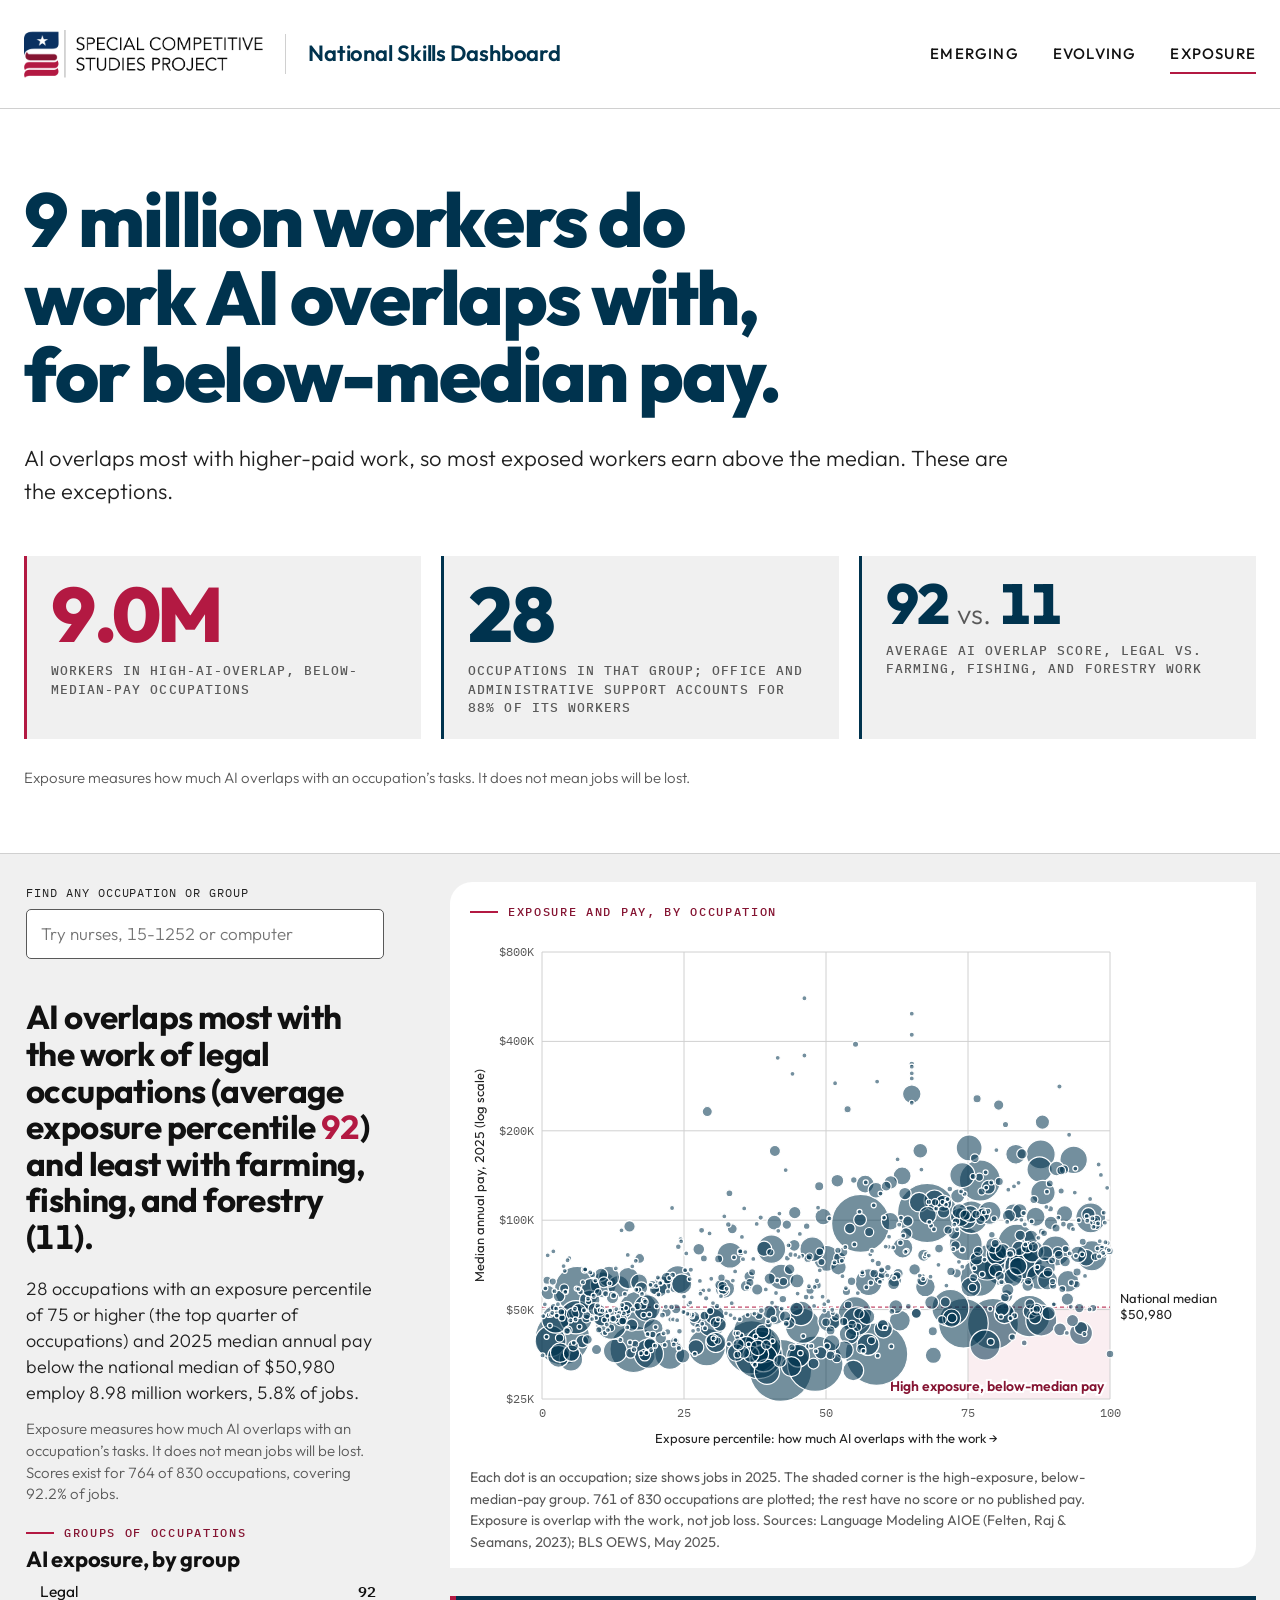
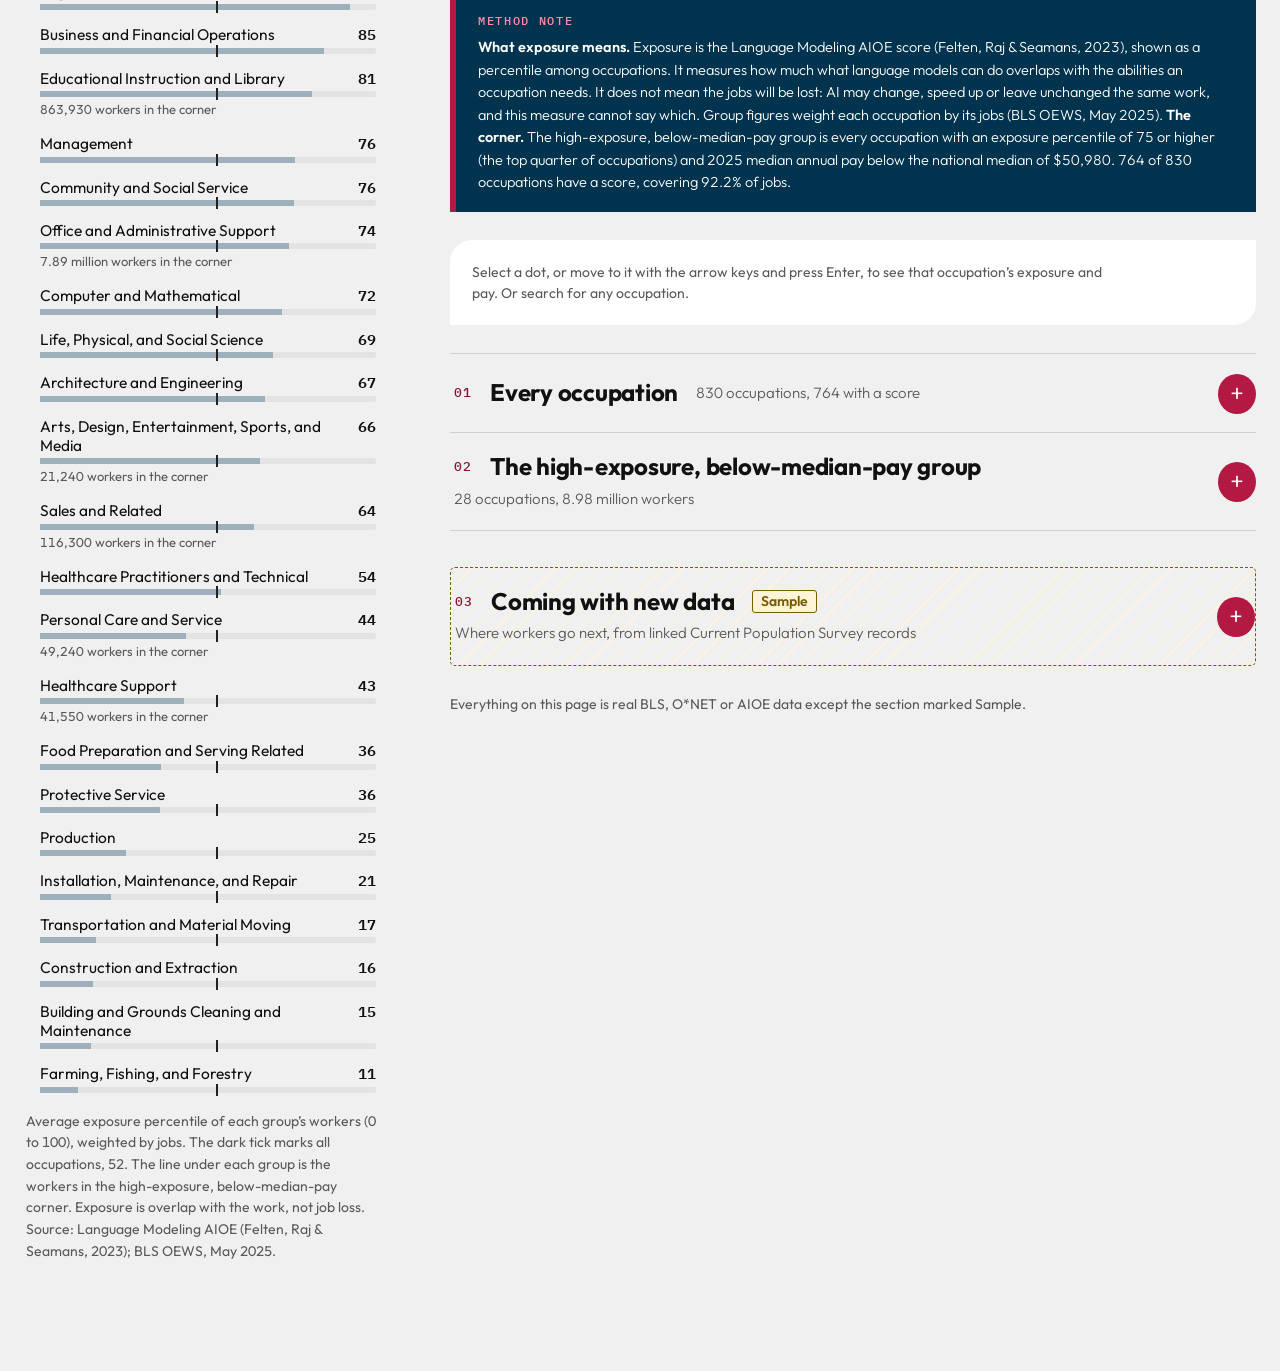
<file: exposure.html>
<!doctype html><html lang="en"><head><meta charset="utf-8"><meta name="viewport" content="width=device-width,initial-scale=1">
<title>Exposure &amp; transitions | National Skills Dashboard</title>
<link rel="preconnect" href="https://fonts.googleapis.com">
<link rel="preconnect" href="https://fonts.gstatic.com" crossorigin>
<link rel="stylesheet" href="https://fonts.googleapis.com/css2?family=Outfit:wght@300;400;500;600;700;800&family=IBM+Plex+Mono:wght@400;500;600&display=swap">
<link rel="stylesheet" href="assets/nsd.css?v=f26925bc">
<meta name="robots" content="noindex, nofollow">
</head>
<body>
<!-- workforce-data:start (written by public_data/build_prototype_data.py; do not edit) -->
<script type="application/json" id="workforce-data">{"years":["19","21","23","25"],"settings":{"pay_tolerance_pct":3,"sensitivity_pcts":[0,2,3],"recent_tasks_from":2024},"total":{"emp":[146939100.0,140886310.0,151853870.0,155495730.0],"wage":[37840.0,45760.0,48060.0,50980.0],"proj":{"e25":170280.8,"e35":176198.5,"pct":3.5}},"groups":[{"code":"11-0000","name":"Management Occupations","emp":[8304270.0,8909910.0,10495770.0,11132700.0],"wage":[104690.0,102450.0,116880.0,126520.0],"proj":{"e25":13683.4,"e35":14527.6,"pct":6.2}},{"code":"13-0000","name":"Business and Financial Operations Occupations","emp":[8361760.0,9053790.0,10087830.0,10537240.0],"wage":[71120.0,76570.0,79050.0,82660.0],"proj":{"e25":11368.5,"e35":11997.1,"pct":5.5}},{"code":"15-0000","name":"Computer and Mathematical Occupations","emp":[4475420.0,4654750.0,5177400.0,5260110.0],"wage":[89980.0,97540.0,104200.0,109280.0],"proj":{"e25":5493.6,"e35":5896.7,"pct":7.3}},{"code":"17-0000","name":"Architecture and Engineering Occupations","emp":[2548470.0,2436520.0,2539660.0,2617130.0],"wage":[75350.0,79840.0,91420.0,99520.0],"proj":{"e25":2690.0,"e35":2872.5,"pct":6.8}},{"code":"19-0000","name":"Life, Physical, and Social Science Occupations","emp":[1253330.0,1273640.0,1389430.0,1473260.0],"wage":[70000.0,72740.0,78280.0,82530.0],"proj":{"e25":1628.7,"e35":1751.5,"pct":7.5}},{"code":"21-0000","name":"Community and Social Service Occupations","emp":[2233620.0,2239680.0,2418130.0,2668680.0],"wage":[44310.0,48410.0,52000.0,58300.0],"proj":{"e25":3270.1,"e35":3513.0,"pct":7.4}},{"code":"23-0000","name":"Legal Occupations","emp":[1166460.0,1178140.0,1240630.0,1305620.0],"wage":[88170.0,82430.0,99220.0,102500.0],"proj":{"e25":1445.7,"e35":1488.0,"pct":2.9}},{"code":"25-0000","name":"Educational Instruction and Library Occupations","emp":[8860510.0,8191930.0,8744560.0,9100570.0],"wage":[47800.0,57220.0,59940.0,60570.0],"proj":{"e25":9907.4,"e35":10049.4,"pct":1.4}},{"code":"27-0000","name":"Arts, Design, Entertainment, Sports, and Media Occupations","emp":[2053390.0,1815290.0,2106490.0,2046290.0],"wage":[47370.0,51190.0,58920.0,62750.0],"proj":{"e25":2986.0,"e35":3030.6,"pct":1.5}},{"code":"29-0000","name":"Healthcare Practitioners and Technical Occupations","emp":[8728440.0,8787730.0,9284210.0,9823860.0],"wage":[70870.0,75040.0,80820.0,86530.0],"proj":{"e25":10232.8,"e35":11052.4,"pct":8.0}},{"code":"31-0000","name":"Healthcare Support Occupations","emp":[6640030.0,6603680.0,7063530.0,7901670.0],"wage":[27850.0,29880.0,36140.0,38340.0],"proj":{"e25":8421.5,"e35":9544.2,"pct":13.3}},{"code":"33-0000","name":"Protective Service Occupations","emp":[3534200.0,3385030.0,3504330.0,3776610.0],"wage":[41180.0,46590.0,47760.0,50080.0],"proj":{"e25":3871.0,"e35":3915.2,"pct":1.1}},{"code":"35-0000","name":"Food Preparation and Serving Related Occupations","emp":[13475050.0,11201480.0,13247870.0,13680750.0],"wage":[23490.0,28400.0,32240.0,35050.0],"proj":{"e25":13826.5,"e35":14429.1,"pct":4.4}},{"code":"37-0000","name":"Building and Grounds Cleaning and Maintenance Occupations","emp":[4417970.0,4108810.0,4429070.0,4548260.0],"wage":[28000.0,30240.0,35990.0,37680.0],"proj":{"e25":5699.6,"e35":5845.2,"pct":2.6}},{"code":"39-0000","name":"Personal Care and Service Occupations","emp":[3268490.0,2566440.0,3040630.0,3255790.0],"wage":[27190.0,29450.0,34260.0,36410.0],"proj":{"e25":4487.3,"e35":4685.5,"pct":4.4}},{"code":"41-0000","name":"Sales and Related Occupations","emp":[14373590.0,13256290.0,13380660.0,13424300.0],"wage":[28510.0,30600.0,36760.0,38530.0],"proj":{"e25":14533.2,"e35":14326.4,"pct":-1.4}},{"code":"43-0000","name":"Office and Administrative Support Occupations","emp":[19288830.0,18299380.0,18533450.0,17753430.0],"wage":[36020.0,38050.0,44480.0,47450.0],"proj":{"e25":18792.7,"e35":18040.5,"pct":-4.0}},{"code":"45-0000","name":"Farming, Fishing, and Forestry Occupations","emp":[464480.0,452490.0,432200.0,435200.0],"wage":[27890.0,29860.0,35520.0,36630.0],"proj":{"e25":1036.0,"e35":1020.6,"pct":-1.5}},{"code":"47-0000","name":"Construction and Extraction Occupations","emp":[6130000.0,5848950.0,6225630.0,6425160.0],"wage":[46280.0,48210.0,55680.0,59540.0],"proj":{"e25":7492.9,"e35":7878.5,"pct":5.1}},{"code":"49-0000","name":"Installation, Maintenance, and Repair Occupations","emp":[5724510.0,5574410.0,5989460.0,6086190.0],"wage":[45530.0,47940.0,53920.0,59620.0],"proj":{"e25":6494.4,"e35":6847.1,"pct":5.4}},{"code":"51-0000","name":"Production Occupations","emp":[9119830.0,8408030.0,8770170.0,8565760.0],"wage":[35580.0,37710.0,43630.0,46990.0],"proj":{"e25":8780.5,"e35":8747.1,"pct":-0.4}},{"code":"53-0000","name":"Transportation and Material Moving Occupations","emp":[12516470.0,12639920.0,13752760.0,13677150.0],"wage":[33920.0,36860.0,40050.0,44350.0],"proj":{"e25":14139.0,"e35":14740.4,"pct":4.3}}],"occupations":[{"soc":"11-1011","t":"Chief Executives","g":"11-0000","emp":[209620.0,200480.0,211230.0,204350.0],"w":[184800.0,179520.0,206680.0,213990.0],"proj":{"e25":291.6,"e35":300.9,"pct":3.2},"exp":88.1,"nd":4,"dev":[],"aug":[],"own19":true},{"soc":"11-1021","t":"General and Operations Managers","g":"11-0000","emp":[2524600.0,2984920.0,3507810.0,3503020.0],"w":[93530.0,97970.0,101280.0,105770.0],"proj":{"e25":3599.0,"e35":3780.3,"pct":5.0},"exp":67.8,"nd":3,"dev":[],"aug":[],"own19":true},{"soc":"11-2011","t":"Advertising and Promotions Managers","g":"11-0000","emp":[24530.0,22520.0,20630.0,21470.0],"w":[118590.0,127150.0,131870.0,133660.0],"proj":{"e25":33.2,"e35":31.9,"pct":-3.7},"exp":83.9,"nd":3,"dev":[],"aug":[],"own19":true},{"soc":"11-2021","t":"Marketing Managers","g":"11-0000","emp":[270280.0,278690.0,368940.0,395240.0],"w":[145170.0,135030.0,157620.0,166790.0],"proj":{"e25":421.6,"e35":450.8,"pct":6.9},"exp":83.4,"nd":6,"dev":[],"aug":["Atlassian JIRA"],"own19":true},{"soc":"11-2022","t":"Sales Managers","g":"11-0000","emp":[415700.0,453800.0,575880.0,637080.0],"w":[118590.0,127490.0,135160.0,148270.0],"proj":{"e25":650.1,"e35":679.1,"pct":4.5},"exp":87.6,"nd":5,"dev":[],"aug":[],"own19":true},{"soc":"11-2032","t":"Public Relations Managers","g":"11-0000","emp":[null,59850.0,72760.0,74850.0],"w":[null,125780.0,134760.0,146910.0],"proj":{"e25":80.8,"e35":85.4,"pct":5.7},"exp":91.4,"nd":4,"dev":[],"aug":[],"own19":false},{"soc":"11-2033","t":"Fundraising Managers","g":"11-0000","emp":[null,23190.0,31810.0,38810.0],"w":[null,100810.0,119200.0,125470.0],"proj":{"e25":48.8,"e35":51.4,"pct":5.4},"exp":91.4,"nd":7,"dev":[],"aug":[],"own19":false},{"soc":"11-3012","t":"Administrative Services Managers","g":"11-0000","emp":[null,224620.0,242520.0,263960.0],"w":[null,100170.0,106470.0,114130.0],"proj":{"e25":279.0,"e35":293.3,"pct":5.2},"exp":70.7,"nd":5,"dev":[],"aug":[],"own19":false},{"soc":"11-3013","t":"Facilities Managers","g":"11-0000","emp":[null,101230.0,131400.0,156180.0],"w":[null,97930.0,102340.0,106660.0],"proj":{"e25":165.9,"e35":173.5,"pct":4.6},"exp":70.7,"nd":6,"dev":[],"aug":[],"own19":false},{"soc":"11-3021","t":"Computer and Information Systems Managers","g":"11-0000","emp":[442600.0,485190.0,592600.0,670570.0],"w":[147430.0,159010.0,169510.0,175140.0],"proj":{"e25":685.8,"e35":793.9,"pct":15.8},"exp":75.2,"nd":3,"dev":[],"aug":[],"own19":true},{"soc":"11-3031","t":"Financial Managers","g":"11-0000","emp":[670100.0,681070.0,787340.0,841710.0],"w":[126710.0,131710.0,156100.0,166570.0],"proj":{"e25":879.7,"e35":964.6,"pct":9.7},"exp":87.8,"nd":6,"dev":[],"aug":["Intuit QuickBooks"],"own19":true},{"soc":"11-3051","t":"Industrial Production Managers","g":"11-0000","emp":[189080.0,192270.0,222890.0,246250.0],"w":[108980.0,103150.0,116970.0,126060.0],"proj":{"e25":252.1,"e35":258.6,"pct":2.6},"exp":58.8,"nd":5,"dev":[],"aug":[],"own19":true},{"soc":"11-3061","t":"Purchasing Managers","g":"11-0000","emp":[69730.0,69310.0,77530.0,84320.0],"w":[117660.0,127150.0,136380.0,148080.0],"proj":{"e25":88.3,"e35":91.8,"pct":4.0},"exp":91.9,"nd":6,"dev":[],"aug":[],"own19":true},{"soc":"11-3071","t":"Transportation, Storage, and Distribution Managers","g":"11-0000","emp":[138910.0,144640.0,198780.0,221180.0],"w":[92780.0,98230.0,99200.0,107230.0],"proj":{"e25":228.1,"e35":242.1,"pct":6.1},"exp":73.5,"nd":7,"dev":[],"aug":[],"own19":true},{"soc":"11-3111","t":"Compensation and Benefits Managers","g":"11-0000","emp":[16660.0,15330.0,18690.0,22940.0],"w":[117870.0,127530.0,136380.0,149230.0],"proj":{"e25":23.7,"e35":24.0,"pct":1.1},"exp":93.9,"nd":5,"dev":[],"aug":["Oracle HRIS","Workday software"],"own19":true},{"soc":"11-3121","t":"Human Resources Managers","g":"11-0000","emp":[157500.0,166530.0,200600.0,220660.0],"w":[116570.0,126230.0,136350.0,149280.0],"proj":{"e25":224.9,"e35":237.4,"pct":5.5},"exp":90.6,"nd":7,"dev":[],"aug":["Oracle HRIS","Workday software"],"own19":true},{"soc":"11-3131","t":"Training and Development Managers","g":"11-0000","emp":[38690.0,35830.0,41540.0,48050.0],"w":[115900.0,120130.0,125040.0,133000.0],"proj":{"e25":50.2,"e35":53.5,"pct":6.4},"exp":89.4,"nd":5,"dev":[],"aug":[],"own19":true},{"soc":"11-9013","t":"Farmers, Ranchers, and Other Agricultural Managers","g":"11-0000","emp":[5610.0,5220.0,6150.0,6500.0],"w":[72120.0,73060.0,83770.0,89900.0],"proj":{"e25":788.7,"e35":762.2,"pct":-3.4},"exp":45.4,"nd":2,"dev":[],"aug":[],"own19":true},{"soc":"11-9021","t":"Construction Managers","g":"11-0000","emp":[296840.0,284750.0,329190.0,380360.0],"w":[92780.0,98890.0,104900.0,114990.0],"proj":{"e25":609.1,"e35":664.3,"pct":9.1},"exp":66.4,"nd":6,"dev":[],"aug":[],"own19":true},{"soc":"11-9031","t":"Education and Childcare Administrators, Preschool and Daycare","g":"11-0000","emp":[52950.0,56430.0,64090.0,73660.0],"w":[45540.0,47310.0,54290.0,59300.0],"proj":{"e25":91.9,"e35":89.0,"pct":-3.1},"exp":75.8,"nd":1,"dev":[],"aug":[],"own19":true},{"soc":"11-9032","t":"Education Administrators, Kindergarten through Secondary","g":"11-0000","emp":[272880.0,274710.0,302580.0,328330.0],"w":[92620.0,98420.0,103460.0,105870.0],"proj":{"e25":343.8,"e35":342.7,"pct":-0.3},"exp":83.0,"nd":3,"dev":[],"aug":[],"own19":true},{"soc":"11-9033","t":"Education Administrators, Postsecondary","g":"11-0000","emp":[158340.0,155990.0,167270.0,180470.0],"w":[92970.0,96910.0,102610.0,104590.0],"proj":{"e25":231.8,"e35":235.9,"pct":1.8},"exp":96.2,"nd":5,"dev":[],"aug":[],"own19":true},{"soc":"11-9039","t":"Education Administrators, All Other","g":"11-0000","emp":[47520.0,49970.0,50690.0,55130.0],"w":[84050.0,90560.0,88460.0,95200.0],"proj":{"e25":62.0,"e35":63.0,"pct":1.6},"exp":null,"nd":null,"dev":[],"aug":[],"own19":true},{"soc":"11-9041","t":"Architectural and Engineering Managers","g":"11-0000","emp":[187840.0,187100.0,207800.0,220260.0],"w":[147060.0,152350.0,165370.0,171270.0],"proj":{"e25":220.9,"e35":233.1,"pct":5.5},"exp":66.6,"nd":4,"dev":[],"aug":["Autodesk AutoCAD"],"own19":true},{"soc":"11-9051","t":"Food Service Managers","g":"11-0000","emp":[249000.0,210680.0,246070.0,238430.0],"w":[56600.0,59440.0,63060.0,69390.0],"proj":{"e25":344.3,"e35":364.2,"pct":5.8},"exp":52.2,"nd":1,"dev":[],"aug":[],"own19":true},{"soc":"11-9071","t":"Gambling Managers","g":"11-0000","emp":[4580.0,3660.0,4590.0,5030.0],"w":[72570.0,76910.0,82380.0,93220.0],"proj":{"e25":5.6,"e35":5.8,"pct":3.6},"exp":69.0,"nd":3,"dev":[],"aug":[],"own19":true},{"soc":"11-9072","t":"Entertainment and Recreation Managers, Except Gambling","g":"11-0000","emp":[null,17800.0,29690.0,37980.0],"w":[null,62000.0,73460.0,79520.0],"proj":{"e25":43.9,"e35":46.5,"pct":6.0},"exp":74.0,"nd":2,"dev":[],"aug":[],"own19":false},{"soc":"11-9081","t":"Lodging Managers","g":"11-0000","emp":[40110.0,35920.0,41980.0,42620.0],"w":[57000.0,59430.0,65360.0,69250.0],"proj":{"e25":54.8,"e35":56.9,"pct":3.8},"exp":60.9,"nd":4,"dev":[],"aug":[],"own19":true},{"soc":"11-9111","t":"Medical and Health Services Managers","g":"11-0000","emp":[406060.0,436770.0,515100.0,597080.0],"w":[94290.0,101340.0,110680.0,123860.0],"proj":{"e25":640.4,"e35":795.5,"pct":24.2},"exp":88.2,"nd":4,"dev":[],"aug":[],"own19":true},{"soc":"11-9121","t":"Natural Sciences Managers","g":"11-0000","emp":[65860.0,74760.0,96520.0,108690.0],"w":[133390.0,137900.0,157740.0,167220.0],"proj":{"e25":112.2,"e35":121.5,"pct":8.2},"exp":84.5,"nd":6,"dev":[],"aug":[],"own19":true},{"soc":"11-9131","t":"Postmasters and Mail Superintendents","g":"11-0000","emp":[13820.0,12750.0,13810.0,13810.0],"w":[76880.0,80250.0,88670.0,96660.0],"proj":{"e25":13.3,"e35":13.2,"pct":-0.3},"exp":72.6,"nd":3,"dev":[],"aug":[],"own19":true},{"soc":"11-9141","t":"Property, Real Estate, and Community Association Managers","g":"11-0000","emp":[234170.0,234680.0,284120.0,311180.0],"w":[56780.0,59230.0,62850.0,69990.0],"proj":{"e25":460.4,"e35":477.6,"pct":3.7},"exp":83.8,"nd":5,"dev":[],"aug":[],"own19":true},{"soc":"11-9151","t":"Social and Community Service Managers","g":"11-0000","emp":[157320.0,156400.0,173650.0,209330.0],"w":[70160.0,74000.0,77030.0,80390.0],"proj":{"e25":231.0,"e35":247.7,"pct":7.2},"exp":84.0,"nd":1,"dev":[],"aug":[],"own19":true},{"soc":"11-9161","t":"Emergency Management Directors","g":"11-0000","emp":[10440.0,10320.0,11910.0,13500.0],"w":[72980.0,76730.0,83960.0,93330.0],"proj":{"e25":14.0,"e35":14.5,"pct":3.9},"exp":73.1,"nd":4,"dev":[],"aug":[],"own19":true},{"soc":"11-9171","t":"Funeral Home Managers","g":"11-0000","emp":[10590.0,12710.0,14200.0,13910.0],"w":[73130.0,74000.0,75660.0,78790.0],"proj":{"e25":34.8,"e35":36.2,"pct":4.1},"exp":58.1,"nd":3,"dev":[],"aug":[],"own19":true},{"soc":"11-9179","t":"Personal Service Managers, All Other","g":"11-0000","emp":[null,7350.0,11170.0,10450.0],"w":[null,60360.0,57570.0,69770.0],"proj":{"e25":25.5,"e35":27.1,"pct":6.2},"exp":74.0,"nd":2,"dev":[],"aug":[],"own19":false},{"soc":"11-9199","t":"Managers, All Other","g":"11-0000","emp":[null,497890.0,589750.0,622190.0],"w":[null,124650.0,133560.0,141900.0],"proj":{"e25":1338.8,"e35":1404.4,"pct":4.9},"exp":74.0,"nd":8,"dev":[],"aug":["Google Workspace software"],"own19":false},{"soc":"13-1011","t":"Agents and Business Managers of Artists, Performers, and Athletes","g":"13-0000","emp":[15620.0,12480.0,12870.0,12620.0],"w":[72200.0,78410.0,84900.0,82890.0],"proj":{"e25":26.9,"e35":29.5,"pct":9.7},"exp":85.1,"nd":0,"dev":[],"aug":[],"own19":true},{"soc":"13-1020","t":"Buyers and Purchasing Agents","g":"13-0000","emp":[425970.0,439020.0,477980.0,491430.0],"w":[61080.0,63470.0,71950.0,77710.0],"proj":{"e25":516.1,"e35":547.0,"pct":6.0},"exp":null,"nd":null,"dev":[],"aug":[],"own19":true},{"soc":"13-1031","t":"Claims Adjusters, Examiners, and Investigators","g":"13-0000","emp":[292080.0,278140.0,293780.0,324230.0],"w":[61920.0,65080.0,75050.0,78000.0],"proj":{"e25":376.1,"e35":355.5,"pct":-5.5},"exp":80.2,"nd":4,"dev":[],"aug":[],"own19":true},{"soc":"13-1032","t":"Insurance Appraisers, Auto Damage","g":"13-0000","emp":[12160.0,11430.0,8670.0,11560.0],"w":[58330.0,62680.0,74520.0,78240.0],"proj":{"e25":13.5,"e35":12.4,"pct":-8.7},"exp":64.0,"nd":2,"dev":[],"aug":[],"own19":true},{"soc":"13-1041","t":"Compliance Officers","g":"13-0000","emp":[322880.0,334340.0,383620.0,417070.0],"w":[70520.0,71650.0,75670.0,80730.0],"proj":{"e25":436.4,"e35":453.1,"pct":3.8},"exp":63.5,"nd":7,"dev":[],"aug":["Google Workspace software"],"own19":true},{"soc":"13-1051","t":"Cost Estimators","g":"13-0000","emp":[214740.0,208950.0,220970.0,224220.0],"w":[66450.0,65170.0,74740.0,78740.0],"proj":{"e25":226.4,"e35":219.5,"pct":-3.1},"exp":81.1,"nd":5,"dev":[],"aug":[],"own19":true},{"soc":"13-1071","t":"Human Resources Specialists","g":"13-0000","emp":[670880.0,740830.0,895970.0,912430.0],"w":[58080.0,62290.0,67650.0,75940.0],"proj":{"e25":939.7,"e35":999.7,"pct":6.4},"exp":96.8,"nd":7,"dev":[],"aug":["Oracle HRIS","Workday software"],"own19":true},{"soc":"13-1074","t":"Farm Labor Contractors","g":"13-0000","emp":[140.0,440.0,460.0,310.0],"w":[56390.0,47770.0,45730.0,58460.0],"proj":{"e25":1.9,"e35":2.0,"pct":7.4},"exp":39.4,"nd":0,"dev":[],"aug":[],"own19":true},{"soc":"13-1075","t":"Labor Relations Specialists","g":"13-0000","emp":[76240.0,63810.0,62800.0,64810.0],"w":[69940.0,77010.0,89980.0,95420.0],"proj":{"e25":66.3,"e35":67.7,"pct":2.1},"exp":93.0,"nd":7,"dev":[],"aug":["Oracle HRIS","Workday software"],"own19":true},{"soc":"13-1081","t":"Logisticians","g":"13-0000","emp":[177860.0,189320.0,228470.0,251040.0],"w":[72760.0,77030.0,79400.0,82320.0],"proj":{"e25":255.1,"e35":300.0,"pct":17.6},"exp":79.5,"nd":10,"dev":[],"aug":["Microsoft Power BI","Tableau"],"own19":true},{"soc":"13-1082","t":"Project Management Specialists","g":"13-0000","emp":[null,743860.0,947630.0,1066670.0],"w":[null,94500.0,98580.0,102320.0],"proj":{"e25":1094.3,"e35":1167.4,"pct":6.7},"exp":75.6,"nd":6,"dev":[],"aug":["Atlassian JIRA"],"own19":false},{"soc":"13-1111","t":"Management Analysts","g":"13-0000","emp":[711830.0,768450.0,838140.0,898280.0],"w":[89130.0,93000.0,99410.0,101860.0],"proj":{"e25":1077.1,"e35":1186.3,"pct":10.1},"exp":96.6,"nd":11,"dev":[],"aug":["Atlassian JIRA","Microsoft Power BI","Tableau"],"own19":true},{"soc":"13-1121","t":"Meeting, Convention, and Event Planners","g":"13-0000","emp":[119350.0,98150.0,122130.0,142860.0],"w":[46050.0,49470.0,56920.0,61160.0],"proj":{"e25":172.1,"e35":182.1,"pct":5.8},"exp":61.9,"nd":4,"dev":[],"aug":[],"own19":true},{"soc":"13-1131","t":"Fundraisers","g":"13-0000","emp":[85600.0,82080.0,101730.0,111040.0],"w":[56930.0,60660.0,64160.0,72550.0],"proj":{"e25":140.9,"e35":148.7,"pct":5.5},"exp":92.1,"nd":7,"dev":[],"aug":[],"own19":true},{"soc":"13-1141","t":"Compensation, Benefits, and Job Analysis Specialists","g":"13-0000","emp":[88290.0,87750.0,99850.0,112380.0],"w":[59160.0,64120.0,74530.0,78210.0],"proj":{"e25":118.1,"e35":125.2,"pct":6.0},"exp":90.8,"nd":6,"dev":[],"aug":["Oracle HRIS","Workday software"],"own19":true},{"soc":"13-1151","t":"Training and Development Specialists","g":"13-0000","emp":[313920.0,336030.0,403480.0,458300.0],"w":[57980.0,61570.0,64340.0,69280.0],"proj":{"e25":472.5,"e35":523.7,"pct":10.8},"exp":88.5,"nd":5,"dev":[],"aug":[],"own19":true},{"soc":"13-1161","t":"Market Research Analysts and Marketing Specialists","g":"13-0000","emp":[701980.0,727540.0,846370.0,899580.0],"w":[58780.0,63920.0,74680.0,78760.0],"proj":{"e25":952.7,"e35":1019.0,"pct":7.0},"exp":90.4,"nd":25,"dev":[],"aug":["Adobe Creative Cloud software","Canva","Google Analytics","Semrush"],"own19":true},{"soc":"13-1199","t":"Business Operations Specialists, All Other","g":"13-0000","emp":[null,1030330.0,1103440.0,1087090.0],"w":[null,74670.0,79590.0,83050.0],"proj":{"e25":1157.6,"e35":1202.3,"pct":3.9},"exp":74.6,"nd":17,"dev":[],"aug":["Atlassian JIRA","Google Analytics","Microsoft Power BI","Tableau"],"own19":false},{"soc":"13-2011","t":"Accountants and Auditors","g":"13-0000","emp":[1270750.0,1318550.0,1435770.0,1449500.0],"w":[71740.0,77250.0,79880.0,83680.0],"proj":{"e25":1595.2,"e35":1674.6,"pct":5.0},"exp":83.6,"nd":6,"dev":[],"aug":["Intuit QuickBooks"],"own19":true},{"soc":"13-2020","t":"Property Appraisers and Assessors","g":"13-0000","emp":[54770.0,58340.0,62090.0,57070.0],"w":[56830.0,61340.0,61630.0,67960.0],"proj":{"e25":68.4,"e35":70.7,"pct":3.5},"exp":null,"nd":null,"dev":[],"aug":[],"own19":true},{"soc":"13-2031","t":"Budget Analysts","g":"13-0000","emp":[50540.0,47440.0,47310.0,47160.0],"w":[73360.0,79940.0,84940.0,91640.0],"proj":{"e25":50.4,"e35":51.3,"pct":1.9},"exp":88.0,"nd":8,"dev":[],"aug":["Microsoft Power BI"],"own19":true},{"soc":"13-2041","t":"Credit Analysts","g":"13-0000","emp":[69620.0,68770.0,73200.0,64390.0],"w":[72410.0,77440.0,79420.0,83510.0],"proj":{"e25":64.7,"e35":61.9,"pct":-4.3},"exp":79.8,"nd":5,"dev":[],"aug":[],"own19":true},{"soc":"13-2051","t":"Financial and Investment Analysts","g":"13-0000","emp":[null,291880.0,325220.0,361980.0],"w":[null,91580.0,99010.0,102740.0],"proj":{"e25":377.2,"e35":404.3,"pct":7.2},"exp":86.9,"nd":8,"dev":[],"aug":["Microsoft Power BI","Tableau"],"own19":false},{"soc":"13-2052","t":"Personal Financial Advisors","g":"13-0000","emp":[231180.0,263030.0,272190.0,266800.0],"w":[90440.0,94170.0,99580.0,105070.0],"proj":{"e25":299.4,"e35":303.5,"pct":1.4},"exp":92.0,"nd":3,"dev":[],"aug":[],"own19":true},{"soc":"13-2053","t":"Insurance Underwriters","g":"13-0000","emp":[103370.0,107690.0,101310.0,105420.0],"w":[70910.0,76390.0,77860.0,81370.0],"proj":{"e25":125.6,"e35":120.8,"pct":-3.8},"exp":86.5,"nd":4,"dev":[],"aug":[],"own19":true},{"soc":"13-2054","t":"Financial Risk Specialists","g":"13-0000","emp":[null,54320.0,55290.0,63850.0],"w":[null,100000.0,106090.0,117330.0],"proj":{"e25":66.0,"e35":70.8,"pct":7.4},"exp":86.6,"nd":8,"dev":[],"aug":["Microsoft Power BI","Tableau"],"own19":false},{"soc":"13-2061","t":"Financial Examiners","g":"13-0000","emp":[65580.0,60750.0,63440.0,67830.0],"w":[74110.0,81410.0,84300.0,94160.0],"proj":{"e25":70.0,"e35":76.5,"pct":9.3},"exp":90.5,"nd":5,"dev":[],"aug":[],"own19":true},{"soc":"13-2071","t":"Credit Counselors","g":"13-0000","emp":[32140.0,31230.0,27950.0,27770.0],"w":[44950.0,47580.0,48570.0,52230.0],"proj":{"e25":31.2,"e35":32.3,"pct":3.3},"exp":90.2,"nd":5,"dev":[],"aug":[],"own19":true},{"soc":"13-2072","t":"Loan Officers","g":"13-0000","emp":[317050.0,340170.0,321090.0,274330.0],"w":[59440.0,63380.0,69990.0,76690.0],"proj":{"e25":283.0,"e35":286.0,"pct":1.1},"exp":94.4,"nd":3,"dev":[],"aug":[],"own19":true},{"soc":"13-2081","t":"Tax Examiners and Collectors, and Revenue Agents","g":"13-0000","emp":[53160.0,52270.0,50250.0,56610.0],"w":[55390.0,56780.0,58530.0,62370.0],"proj":{"e25":60.1,"e35":59.5,"pct":-1.0},"exp":85.6,"nd":8,"dev":[],"aug":[],"own19":true},{"soc":"13-2082","t":"Tax Preparers","g":"13-0000","emp":[69100.0,83190.0,81650.0,76480.0],"w":[41970.0,46290.0,49010.0,54920.0],"proj":{"e25":95.8,"e35":100.3,"pct":4.7},"exp":81.5,"nd":5,"dev":[],"aug":[],"own19":true},{"soc":"13-2099","t":"Financial Specialists, All Other","g":"13-0000","emp":[null,123200.0,122730.0,132130.0],"w":[null,73240.0,78310.0,81100.0],"proj":{"e25":137.8,"e35":143.4,"pct":4.1},"exp":85.4,"nd":13,"dev":[],"aug":["Tableau"],"own19":false},{"soc":"15-1211","t":"Computer Systems Analysts","g":"15-0000","emp":[549190.0,505150.0,498810.0,519530.0],"w":[90740.0,99270.0,103800.0,105850.0],"proj":{"e25":544.4,"e35":587.2,"pct":7.9},"exp":78.8,"nd":15,"dev":[],"aug":["Atlassian JIRA","Microsoft Power BI","Tableau"],"own19":true},{"soc":"15-1212","t":"Information Security Analysts","g":"15-0000","emp":[131060.0,157220.0,175350.0,190650.0],"w":[93370.0,102600.0,120360.0,129180.0],"proj":{"e25":192.9,"e35":233.4,"pct":21.0},"exp":78.6,"nd":14,"dev":[],"aug":[],"own19":true},{"soc":"15-1221","t":"Computer and Information Research Scientists","g":"15-0000","emp":[29170.0,30840.0,35210.0,37200.0],"w":[117340.0,131490.0,145080.0,140300.0],"proj":{"e25":38.6,"e35":47.0,"pct":21.8},"exp":75.9,"nd":34,"dev":["Amazon Web Services AWS SageMaker","Hugging Face","LangChain","PyTorch","Scikit-learn","TensorFlow"],"aug":["GitHub"],"own19":true},{"soc":"15-1231","t":"Computer Network Support Specialists","g":"15-0000","emp":[184290.0,176200.0,158720.0,146190.0],"w":[58480.0,62760.0,71530.0,76220.0],"proj":{"e25":152.5,"e35":154.4,"pct":1.2},"exp":67.2,"nd":10,"dev":[],"aug":[],"own19":true},{"soc":"15-1232","t":"Computer User Support Specialists","g":"15-0000","emp":[637560.0,654310.0,689700.0,717190.0],"w":[49010.0,49770.0,59240.0,61860.0],"proj":{"e25":750.6,"e35":724.4,"pct":-3.5},"exp":57.5,"nd":12,"dev":[],"aug":[],"own19":true},{"soc":"15-1241","t":"Computer Network Architects","g":"15-0000","emp":[148520.0,168830.0,174100.0,179740.0],"w":[113720.0,120520.0,129840.0,134050.0],"proj":{"e25":181.8,"e35":195.8,"pct":7.7},"exp":61.4,"nd":21,"dev":[],"aug":["Autodesk AutoCAD"],"own19":true},{"soc":"15-1242","t":"Database Administrators","g":"15-0000","emp":[null,85870.0,76140.0,69990.0],"w":[null,96710.0,101510.0,104620.0],"proj":{"e25":75.0,"e35":74.9,"pct":-0.1},"exp":76.4,"nd":38,"dev":[],"aug":["Atlassian JIRA","GitHub","Microsoft Power BI","Tableau"],"own19":false},{"soc":"15-1243","t":"Database Architects","g":"15-0000","emp":[null,50440.0,59920.0,67140.0],"w":[null,123430.0,134700.0,139500.0],"proj":{"e25":69.5,"e35":76.0,"pct":9.4},"exp":77.0,"nd":16,"dev":[],"aug":["Microsoft Power BI","Tableau"],"own19":false},{"soc":"15-1244","t":"Network and Computer Systems Administrators","g":"15-0000","emp":[351730.0,316760.0,323020.0,314340.0],"w":[84910.0,80600.0,95360.0,99130.0],"proj":{"e25":323.6,"e35":310.4,"pct":-4.1},"exp":61.3,"nd":18,"dev":[],"aug":[],"own19":true},{"soc":"15-1251","t":"Computer Programmers","g":"15-0000","emp":[185470.0,152610.0,120370.0,92230.0],"w":[88630.0,93000.0,99700.0,100390.0],"proj":{"e25":110.8,"e35":102.7,"pct":-7.3},"exp":77.2,"nd":19,"dev":[],"aug":["Microsoft Visual Studio"],"own19":true},{"soc":"15-1252","t":"Software Developers","g":"15-0000","emp":[null,1364180.0,1656880.0,1687890.0],"w":[null,120730.0,132270.0,135980.0],"proj":{"e25":1717.8,"e35":1892.6,"pct":10.2},"exp":77.1,"nd":30,"dev":[],"aug":["Atlassian JIRA","GitHub"],"own19":false},{"soc":"15-1253","t":"Software Quality Assurance Analysts and Testers","g":"15-0000","emp":[null,190120.0,203040.0,186740.0],"w":[null,98220.0,101800.0,104300.0],"proj":{"e25":187.6,"e35":198.2,"pct":5.7},"exp":77.6,"nd":24,"dev":[],"aug":["Atlassian JIRA","GitHub"],"own19":false},{"soc":"15-1254","t":"Web Developers","g":"15-0000","emp":[null,84820.0,85350.0,70190.0],"w":[null,77030.0,84960.0,92650.0],"proj":{"e25":87.4,"e35":90.6,"pct":3.8},"exp":71.5,"nd":37,"dev":[],"aug":["Atlassian JIRA","GitHub"],"own19":false},{"soc":"15-1255","t":"Web and Digital Interface Designers","g":"15-0000","emp":[null,82380.0,111060.0,113330.0],"w":[null,79890.0,98540.0,104000.0],"proj":{"e25":132.7,"e35":140.8,"pct":6.0},"exp":74.5,"nd":18,"dev":[],"aug":["Adobe Creative Cloud software","Adobe Illustrator","Adobe Photoshop","Atlassian JIRA","Autodesk Maya","Figma"],"own19":false},{"soc":"15-1299","t":"Computer Occupations, All Other","g":"15-0000","emp":[376660.0,370190.0,437170.0,435370.0],"w":[89500.0,95270.0,104920.0,116580.0],"proj":{"e25":471.2,"e35":495.3,"pct":5.1},"exp":69.1,"nd":75,"dev":[],"aug":["Adobe Photoshop","Atlassian Confluence","Atlassian JIRA","Autodesk AutoCAD","GitHub","Google Analytics"],"own19":true},{"soc":"15-2011","t":"Actuaries","g":"15-0000","emp":[21720.0,23040.0,25470.0,26670.0],"w":[113350.0,105900.0,120000.0,130000.0],"proj":{"e25":31.2,"e35":34.1,"pct":9.2},"exp":83.1,"nd":10,"dev":[],"aug":["Microsoft Power BI","Tableau"],"own19":true},{"soc":"15-2021","t":"Mathematicians","g":"15-0000","emp":[2210.0,1770.0,2220.0,2030.0],"w":[99050.0,108100.0,116440.0,126710.0],"proj":{"e25":2.2,"e35":2.2,"pct":0.6},"exp":82.1,"nd":12,"dev":[],"aug":["Atlassian JIRA","Chatbot software"],"own19":true},{"soc":"15-2031","t":"Operations Research Analysts","g":"15-0000","emp":[91830.0,98700.0,117880.0,108510.0],"w":[80500.0,82360.0,83640.0,88940.0],"proj":{"e25":113.1,"e35":126.6,"pct":11.9},"exp":84.2,"nd":9,"dev":[],"aug":["Microsoft Power BI","Tableau"],"own19":true},{"soc":"15-2041","t":"Statisticians","g":"15-0000","emp":[38550.0,31370.0,29950.0,29030.0],"w":[90650.0,95570.0,104110.0,105650.0],"proj":{"e25":31.3,"e35":34.7,"pct":11.0},"exp":84.8,"nd":13,"dev":[],"aug":["Tableau"],"own19":true},{"soc":"15-2051","t":"Data Scientists","g":"15-0000","emp":[null,105980.0,192710.0,262440.0],"w":[null,100910.0,108020.0,120230.0],"proj":{"e25":275.6,"e35":371.0,"pct":34.6},"exp":null,"nd":25,"dev":["PyTorch","Scikit-learn","TensorFlow"],"aug":["Microsoft Power BI","Tableau"],"own19":false},{"soc":"15-2099","t":"Mathematical Science Occupations, All Other","g":"15-0000","emp":[null,3970.0,4320.0,3720.0],"w":[null,62460.0,70620.0,81490.0],"proj":{"e25":4.0,"e35":4.2,"pct":7.1},"exp":60.5,"nd":0,"dev":[],"aug":[],"own19":false},{"soc":"17-1011","t":"Architects, Except Landscape and Naval","g":"17-0000","emp":[109420.0,100400.0,111170.0,106770.0],"w":[74180.0,80180.0,93310.0,99280.0],"proj":{"e25":124.6,"e35":129.9,"pct":4.3},"exp":64.4,"nd":10,"dev":[],"aug":["Adobe Creative Cloud software","Adobe Illustrator","Adobe InDesign","Adobe Photoshop","Autodesk AutoCAD","Trimble SketchUp Pro"],"own19":true},{"soc":"17-1012","t":"Landscape Architects","g":"17-0000","emp":[19080.0,17430.0,20370.0,19600.0],"w":[68780.0,67950.0,79320.0,79870.0],"proj":{"e25":23.5,"e35":24.5,"pct":4.4},"exp":72.4,"nd":16,"dev":[],"aug":["Adobe Creative Cloud software","Adobe Illustrator","Adobe InDesign","Adobe Photoshop","Autodesk AutoCAD","Trimble SketchUp Pro"],"own19":true},{"soc":"17-1021","t":"Cartographers and Photogrammetrists","g":"17-0000","emp":[11650.0,12610.0,12330.0,14260.0],"w":[67740.0,68900.0,76210.0,81390.0],"proj":{"e25":14.7,"e35":15.7,"pct":7.4},"exp":61.0,"nd":2,"dev":[],"aug":[],"own19":true},{"soc":"17-1022","t":"Surveyors","g":"17-0000","emp":[45880.0,46390.0,50740.0,50830.0],"w":[58340.0,61600.0,68540.0,75440.0],"proj":{"e25":52.0,"e35":55.0,"pct":5.8},"exp":47.1,"nd":5,"dev":[],"aug":["Autodesk AutoCAD"],"own19":true},{"soc":"17-2011","t":"Aerospace Engineers","g":"17-0000","emp":[56850.0,56640.0,66660.0,67710.0],"w":[116370.0,122270.0,130720.0,134960.0],"proj":{"e25":68.7,"e35":74.4,"pct":8.3},"exp":80.5,"nd":11,"dev":[],"aug":["Autodesk AutoCAD","Dassault Systemes SolidWorks"],"own19":true},{"soc":"17-2021","t":"Agricultural Engineers","g":"17-0000","emp":[1280.0,1120.0,1860.0,1480.0],"w":[78330.0,82640.0,88750.0,98590.0],"proj":{"e25":1.5,"e35":1.6,"pct":6.9},"exp":68.2,"nd":0,"dev":[],"aug":[],"own19":true},{"soc":"17-2031","t":"Bioengineers and Biomedical Engineers","g":"17-0000","emp":[20040.0,17190.0,19320.0,23480.0],"w":[92360.0,97410.0,100730.0,109370.0],"proj":{"e25":23.8,"e35":25.7,"pct":7.6},"exp":69.4,"nd":5,"dev":[],"aug":[],"own19":true},{"soc":"17-2041","t":"Chemical Engineers","g":"17-0000","emp":[28950.0,24180.0,21140.0,21070.0],"w":[113070.0,105550.0,112100.0,125040.0],"proj":{"e25":21.9,"e35":22.9,"pct":4.7},"exp":73.8,"nd":4,"dev":[],"aug":["Autodesk AutoCAD"],"own19":true},{"soc":"17-2051","t":"Civil Engineers","g":"17-0000","emp":[312410.0,304310.0,327950.0,367840.0],"w":[90440.0,88050.0,95890.0,100840.0],"proj":{"e25":380.6,"e35":405.1,"pct":6.4},"exp":74.8,"nd":14,"dev":[],"aug":["Autodesk AutoCAD"],"own19":true},{"soc":"17-2061","t":"Computer Hardware Engineers","g":"17-0000","emp":[62290.0,73750.0,82660.0,76660.0],"w":[115710.0,128170.0,138080.0,161740.0],"proj":{"e25":76.1,"e35":83.0,"pct":9.1},"exp":76.2,"nd":13,"dev":[],"aug":[],"own19":true},{"soc":"17-2071","t":"Electrical Engineers","g":"17-0000","emp":[185850.0,186020.0,185430.0,198750.0],"w":[93700.0,100420.0,106950.0,120630.0],"proj":{"e25":199.7,"e35":219.5,"pct":9.9},"exp":73.2,"nd":10,"dev":[],"aug":["Autodesk AutoCAD"],"own19":true},{"soc":"17-2072","t":"Electronics Engineers, Except Computer","g":"17-0000","emp":[123250.0,107170.0,96410.0,96900.0],"w":[108950.0,104820.0,119200.0,130220.0],"proj":{"e25":98.2,"e35":101.8,"pct":3.7},"exp":60.6,"nd":9,"dev":[],"aug":[],"own19":true},{"soc":"17-2081","t":"Environmental Engineers","g":"17-0000","emp":[53100.0,42660.0,39880.0,38340.0],"w":[91220.0,96820.0,100090.0,107110.0],"proj":{"e25":39.1,"e35":41.6,"pct":6.3},"exp":78.5,"nd":5,"dev":[],"aug":["Autodesk AutoCAD"],"own19":true},{"soc":"17-2111","t":"Health and Safety Engineers, Except Mining Safety Engineers and Inspectors","g":"17-0000","emp":[24580.0,22870.0,22510.0,21450.0],"w":[92000.0,99040.0,103690.0,115160.0],"proj":{"e25":22.3,"e35":23.5,"pct":5.4},"exp":70.5,"nd":9,"dev":[],"aug":["Autodesk AutoCAD"],"own19":true},{"soc":"17-2112","t":"Industrial Engineers","g":"17-0000","emp":[277540.0,293950.0,332870.0,365740.0],"w":[90670.0,95300.0,99380.0,102440.0],"proj":{"e25":365.1,"e35":410.6,"pct":12.4},"exp":73.6,"nd":17,"dev":[],"aug":["Autodesk AutoCAD","Dassault Systemes SolidWorks","Microsoft Power BI"],"own19":true},{"soc":"17-2121","t":"Marine Engineers and Naval Architects","g":"17-0000","emp":[10850.0,7380.0,9960.0,8250.0],"w":[92370.0,93370.0,100270.0,112230.0],"proj":{"e25":8.4,"e35":8.9,"pct":6.7},"exp":58.4,"nd":5,"dev":[],"aug":["Autodesk AutoCAD"],"own19":true},{"soc":"17-2131","t":"Materials Engineers","g":"17-0000","emp":[25760.0,21530.0,24630.0,22770.0],"w":[92280.0,98300.0,104100.0,112860.0],"proj":{"e25":23.8,"e35":25.6,"pct":7.5},"exp":71.1,"nd":3,"dev":[],"aug":[],"own19":true},{"soc":"17-2141","t":"Mechanical Engineers","g":"17-0000","emp":[298620.0,278240.0,281290.0,296810.0],"w":[90650.0,95300.0,99510.0,104110.0],"proj":{"e25":298.5,"e35":332.0,"pct":11.2},"exp":67.9,"nd":13,"dev":[],"aug":["Autodesk AutoCAD","Dassault Systemes SolidWorks"],"own19":true},{"soc":"17-2151","t":"Mining and Geological Engineers, Including Mining Safety Engineers","g":"17-0000","emp":[7170.0,7370.0,7040.0,6080.0],"w":[88770.0,97090.0,100640.0,106220.0],"proj":{"e25":6.2,"e35":6.4,"pct":3.8},"exp":77.8,"nd":6,"dev":[],"aug":["Autodesk AutoCAD"],"own19":true},{"soc":"17-2161","t":"Nuclear Engineers","g":"17-0000","emp":[15240.0,12670.0,12710.0,15280.0],"w":[114530.0,120380.0,125460.0,133970.0],"proj":{"e25":16.6,"e35":16.6,"pct":0.4},"exp":79.1,"nd":4,"dev":[],"aug":[],"own19":true},{"soc":"17-2171","t":"Petroleum Engineers","g":"17-0000","emp":[32430.0,22100.0,20390.0,18060.0],"w":[136380.0,130850.0,135690.0,144910.0],"proj":{"e25":18.5,"e35":18.8,"pct":2.0},"exp":78.1,"nd":4,"dev":[],"aug":["Autodesk AutoCAD"],"own19":true},{"soc":"17-2199","t":"Engineers, All Other","g":"17-0000","emp":[150750.0,151940.0,150990.0,154070.0],"w":[93540.0,100640.0,111970.0,122930.0],"proj":{"e25":166.7,"e35":173.0,"pct":3.7},"exp":63.9,"nd":25,"dev":[],"aug":["Autodesk AutoCAD","Dassault Systemes SolidWorks"],"own19":true},{"soc":"17-3011","t":"Architectural and Civil Drafters","g":"17-0000","emp":[100290.0,101310.0,111070.0,103700.0],"w":[56940.0,60340.0,61820.0,66150.0],"proj":{"e25":104.1,"e35":109.5,"pct":5.2},"exp":62.7,"nd":14,"dev":[],"aug":["Adobe Creative Cloud software","Adobe Illustrator","Adobe Photoshop","Autodesk AutoCAD","Trimble SketchUp Pro"],"own19":true},{"soc":"17-3012","t":"Electrical and Electronics Drafters","g":"17-0000","emp":[23530.0,20830.0,20680.0,17920.0],"w":[58130.0,61510.0,69260.0,76870.0],"proj":{"e25":18.9,"e35":18.2,"pct":-3.4},"exp":67.6,"nd":8,"dev":[],"aug":["Autodesk AutoCAD"],"own19":true},{"soc":"17-3013","t":"Mechanical Drafters","g":"17-0000","emp":[56770.0,47760.0,44850.0,39960.0],"w":[57170.0,60200.0,64060.0,71550.0],"proj":{"e25":42.1,"e35":39.6,"pct":-6.0},"exp":59.2,"nd":12,"dev":[],"aug":["Autodesk AutoCAD","Dassault Systemes SolidWorks"],"own19":true},{"soc":"17-3019","t":"Drafters, All Other","g":"17-0000","emp":[14750.0,15300.0,16580.0,14470.0],"w":[56090.0,54240.0,59260.0,63520.0],"proj":{"e25":15.2,"e35":14.1,"pct":-7.3},"exp":null,"nd":null,"dev":[],"aug":[],"own19":true},{"soc":"17-3021","t":"Aerospace Engineering and Operations Technologists and Technicians","g":"17-0000","emp":[9720.0,10900.0,10640.0,11280.0],"w":[68700.0,73580.0,77830.0,82890.0],"proj":{"e25":11.6,"e35":12.9,"pct":11.9},"exp":55.0,"nd":0,"dev":[],"aug":[],"own19":true},{"soc":"17-3022","t":"Civil Engineering Technologists and Technicians","g":"17-0000","emp":[66540.0,64170.0,63560.0,68520.0],"w":[54680.0,58320.0,60700.0,64950.0],"proj":{"e25":70.9,"e35":73.2,"pct":3.2},"exp":62.5,"nd":8,"dev":[],"aug":["Autodesk AutoCAD"],"own19":true},{"soc":"17-3023","t":"Electrical and Electronic Engineering Technologists and Technicians","g":"17-0000","emp":[119790.0,101450.0,97420.0,95130.0],"w":[59530.0,63640.0,72800.0,78190.0],"proj":{"e25":96.9,"e35":99.2,"pct":2.4},"exp":53.0,"nd":3,"dev":[],"aug":[],"own19":true},{"soc":"17-3024","t":"Electro-Mechanical and Mechatronics Technologists and Technicians","g":"17-0000","emp":[13990.0,11590.0,15360.0,15520.0],"w":[56980.0,60360.0,65080.0,73900.0],"proj":{"e25":15.7,"e35":16.2,"pct":2.6},"exp":35.4,"nd":5,"dev":[],"aug":[],"own19":true},{"soc":"17-3025","t":"Environmental Engineering Technologists and Technicians","g":"17-0000","emp":[18500.0,14910.0,13780.0,12190.0],"w":[48990.0,48390.0,54000.0,59920.0],"proj":{"e25":12.5,"e35":12.9,"pct":3.1},"exp":47.0,"nd":0,"dev":[],"aug":[],"own19":true},{"soc":"17-3026","t":"Industrial Engineering Technologists and Technicians","g":"17-0000","emp":[60170.0,62030.0,73020.0,75570.0],"w":[56950.0,60220.0,62610.0,66120.0],"proj":{"e25":76.7,"e35":79.0,"pct":3.1},"exp":58.5,"nd":2,"dev":[],"aug":[],"own19":true},{"soc":"17-3027","t":"Mechanical Engineering Technologists and Technicians","g":"17-0000","emp":[44110.0,40180.0,38930.0,36190.0],"w":[56950.0,60460.0,64020.0,74510.0],"proj":{"e25":36.9,"e35":37.4,"pct":1.3},"exp":43.2,"nd":3,"dev":[],"aug":["Dassault Systemes SolidWorks"],"own19":true},{"soc":"17-3028","t":"Calibration Technologists and Technicians","g":"17-0000","emp":[null,8500.0,13220.0,16540.0],"w":[null,60340.0,62790.0,67820.0],"proj":{"e25":17.0,"e35":17.8,"pct":4.8},"exp":48.9,"nd":6,"dev":[],"aug":[],"own19":false},{"soc":"17-3029","t":"Engineering Technologists and Technicians, Except Drafters, All Other","g":"17-0000","emp":[null,73600.0,66200.0,59930.0],"w":[null,61950.0,73500.0,78350.0],"proj":{"e25":62.4,"e35":64.1,"pct":2.8},"exp":48.9,"nd":3,"dev":[],"aug":[],"own19":false},{"soc":"17-3031","t":"Surveying and Mapping Technicians","g":"17-0000","emp":[55670.0,56070.0,56050.0,58010.0],"w":[44810.0,46910.0,48940.0,54240.0],"proj":{"e25":58.8,"e35":62.2,"pct":5.8},"exp":42.4,"nd":8,"dev":[],"aug":["Autodesk AutoCAD"],"own19":true},{"soc":"19-1011","t":"Animal Scientists","g":"19-0000","emp":[2460.0,2790.0,2460.0,3100.0],"w":[59780.0,65090.0,70140.0,68940.0],"proj":{"e25":3.4,"e35":3.6,"pct":5.8},"exp":76.1,"nd":0,"dev":[],"aug":[],"own19":true},{"soc":"19-1012","t":"Food Scientists and Technologists","g":"19-0000","emp":[12580.0,13510.0,14100.0,13060.0],"w":[71510.0,78340.0,82090.0,88720.0],"proj":{"e25":14.1,"e35":14.9,"pct":6.2},"exp":63.6,"nd":4,"dev":[],"aug":[],"own19":true},{"soc":"19-1013","t":"Soil and Plant Scientists","g":"19-0000","emp":[15060.0,15610.0,15800.0,15730.0],"w":[60680.0,66750.0,68240.0,78850.0],"proj":{"e25":19.9,"e35":21.3,"pct":6.7},"exp":64.2,"nd":2,"dev":[],"aug":[],"own19":true},{"soc":"19-1021","t":"Biochemists and Biophysicists","g":"19-0000","emp":[28860.0,35050.0,33180.0,33830.0],"w":[93550.0,102270.0,107460.0,127410.0],"proj":{"e25":35.2,"e35":39.5,"pct":12.3},"exp":71.8,"nd":4,"dev":[],"aug":[],"own19":true},{"soc":"19-1022","t":"Microbiologists","g":"19-0000","emp":[17560.0,19430.0,21540.0,18940.0],"w":[71240.0,79260.0,85470.0,87990.0],"proj":{"e25":20.1,"e35":21.4,"pct":6.2},"exp":61.1,"nd":4,"dev":[],"aug":[],"own19":true},{"soc":"19-1023","t":"Zoologists and Wildlife Biologists","g":"19-0000","emp":[18710.0,15930.0,17100.0,18120.0],"w":[60590.0,64650.0,70600.0,76780.0],"proj":{"e25":19.5,"e35":20.2,"pct":3.6},"exp":57.8,"nd":6,"dev":[],"aug":[],"own19":true},{"soc":"19-1029","t":"Biological Scientists, All Other","g":"19-0000","emp":[39670.0,47050.0,61220.0,55850.0],"w":[80700.0,82530.0,91100.0,98920.0],"proj":{"e25":59.6,"e35":62.4,"pct":4.7},"exp":72.9,"nd":19,"dev":[],"aug":["GitHub"],"own19":true},{"soc":"19-1031","t":"Conservation Scientists","g":"19-0000","emp":[22610.0,22550.0,22790.0,25950.0],"w":[60100.0,63750.0,68750.0,73010.0],"proj":{"e25":27.7,"e35":29.2,"pct":5.3},"exp":52.8,"nd":4,"dev":[],"aug":[],"own19":true},{"soc":"19-1032","t":"Foresters","g":"19-0000","emp":[9630.0,9500.0,9450.0,10430.0],"w":[59910.0,64110.0,67330.0,76400.0],"proj":{"e25":13.2,"e35":13.5,"pct":2.2},"exp":44.6,"nd":5,"dev":[],"aug":[],"own19":true},{"soc":"19-1041","t":"Epidemiologists","g":"19-0000","emp":[7380.0,8180.0,10230.0,12090.0],"w":[73570.0,78830.0,81390.0,87220.0],"proj":{"e25":12.8,"e35":15.2,"pct":18.7},"exp":87.4,"nd":5,"dev":[],"aug":[],"own19":true},{"soc":"19-1042","t":"Medical Scientists, Except Epidemiologists","g":"19-0000","emp":[113990.0,108550.0,136620.0,172340.0],"w":[92440.0,95310.0,100890.0,103410.0],"proj":{"e25":181.0,"e35":203.7,"pct":12.6},"exp":82.2,"nd":3,"dev":[],"aug":[],"own19":true},{"soc":"19-1099","t":"Life Scientists, All Other","g":"19-0000","emp":[5580.0,6820.0,7490.0,7460.0],"w":[74230.0,81500.0,86950.0,93750.0],"proj":{"e25":8.0,"e35":8.5,"pct":6.3},"exp":null,"nd":null,"dev":[],"aug":[],"own19":true},{"soc":"19-2011","t":"Astronomers","g":"19-0000","emp":[2140.0,1930.0,2080.0,2120.0],"w":[116230.0,128160.0,127930.0,128820.0],"proj":{"e25":2.4,"e35":2.6,"pct":7.8},"exp":78.2,"nd":4,"dev":[],"aug":[],"own19":true},{"soc":"19-2012","t":"Physicists","g":"19-0000","emp":[15300.0,20020.0,18350.0,20430.0],"w":[120730.0,152430.0,155680.0,172250.0],"proj":{"e25":23.2,"e35":24.8,"pct":7.2},"exp":80.0,"nd":2,"dev":[],"aug":[],"own19":true},{"soc":"19-2021","t":"Atmospheric and Space Scientists","g":"19-0000","emp":[10550.0,8520.0,9310.0,10000.0],"w":[90440.0,94570.0,92860.0,99070.0],"proj":{"e25":10.7,"e35":10.9,"pct":2.6},"exp":86.2,"nd":1,"dev":[],"aug":[],"own19":true},{"soc":"19-2031","t":"Chemists","g":"19-0000","emp":[85830.0,80600.0,83530.0,82770.0],"w":[74160.0,79430.0,84680.0,91240.0],"proj":{"e25":84.9,"e35":90.3,"pct":6.4},"exp":57.6,"nd":3,"dev":[],"aug":[],"own19":true},{"soc":"19-2032","t":"Materials Scientists","g":"19-0000","emp":[5930.0,6690.0,8810.0,8470.0],"w":[96710.0,100090.0,106160.0,117790.0],"proj":{"e25":8.6,"e35":9.3,"pct":8.3},"exp":71.4,"nd":5,"dev":[],"aug":[],"own19":true},{"soc":"19-2041","t":"Environmental Scientists and Specialists, Including Health","g":"19-0000","emp":[80900.0,76890.0,80730.0,89250.0],"w":[72780.0,76530.0,78980.0,82220.0],"proj":{"e25":93.4,"e35":99.2,"pct":6.1},"exp":72.8,"nd":7,"dev":[],"aug":[],"own19":true},{"soc":"19-2042","t":"Geoscientists, Except Hydrologists and Geographers","g":"19-0000","emp":[26930.0,23620.0,24620.0,23470.0],"w":[90650.0,83680.0,92580.0,101920.0],"proj":{"e25":25.4,"e35":26.7,"pct":5.1},"exp":63.2,"nd":10,"dev":[],"aug":["Autodesk AutoCAD"],"own19":true},{"soc":"19-2043","t":"Hydrologists","g":"19-0000","emp":[6180.0,6390.0,6150.0,5850.0],"w":[80700.0,84030.0,88770.0,96600.0],"proj":{"e25":6.3,"e35":6.4,"pct":1.5},"exp":62.9,"nd":10,"dev":[],"aug":[],"own19":true},{"soc":"19-2099","t":"Physical Scientists, All Other","g":"19-0000","emp":[17070.0,19680.0,20820.0,22300.0],"w":[108260.0,104100.0,112280.0,122570.0],"proj":{"e25":26.6,"e35":27.1,"pct":2.1},"exp":74.4,"nd":1,"dev":[],"aug":[],"own19":true},{"soc":"19-3011","t":"Economists","g":"19-0000","emp":[17870.0,15640.0,16420.0,17790.0],"w":[104910.0,105630.0,115730.0,124720.0],"proj":{"e25":18.6,"e35":19.5,"pct":4.7},"exp":88.9,"nd":12,"dev":[],"aug":["Microsoft Power BI","Tableau"],"own19":true},{"soc":"19-3022","t":"Survey Researchers","g":"19-0000","emp":[9040.0,8850.0,8190.0,8290.0],"w":[58700.0,59740.0,60960.0,69460.0],"proj":{"e25":9.8,"e35":9.3,"pct":-4.8},"exp":87.2,"nd":10,"dev":[],"aug":[],"own19":true},{"soc":"19-3032","t":"Industrial-Organizational Psychologists","g":"19-0000","emp":[550.0,610.0,1030.0,790.0],"w":[95970.0,105310.0,147420.0,193950.0],"proj":{"e25":4.0,"e35":4.3,"pct":6.5},"exp":92.8,"nd":0,"dev":[],"aug":[],"own19":true},{"soc":"19-3033","t":"Clinical and Counseling Psychologists","g":"19-0000","emp":[null,58100.0,71730.0,75990.0],"w":[null,82510.0,96100.0,100580.0],"proj":{"e25":81.3,"e35":90.9,"pct":11.7},"exp":97.6,"nd":3,"dev":[],"aug":["Google Meet","Zoom"],"own19":false},{"soc":"19-3034","t":"School Psychologists","g":"19-0000","emp":[null,57110.0,62790.0,63940.0],"w":[null,78780.0,84940.0,95990.0],"proj":{"e25":64.0,"e35":64.5,"pct":0.8},"exp":97.6,"nd":0,"dev":[],"aug":[],"own19":false},{"soc":"19-3039","t":"Psychologists, All Other","g":"19-0000","emp":[13360.0,13800.0,14480.0,18820.0],"w":[98880.0,102900.0,117750.0,110840.0],"proj":{"e25":60.0,"e35":61.4,"pct":2.3},"exp":88.8,"nd":0,"dev":[],"aug":[],"own19":true},{"soc":"19-3041","t":"Sociologists","g":"19-0000","emp":[2600.0,2640.0,2890.0,2260.0],"w":[93200.0,92910.0,101770.0,106030.0],"proj":{"e25":2.7,"e35":2.8,"pct":3.8},"exp":98.9,"nd":0,"dev":[],"aug":[],"own19":true},{"soc":"19-3051","t":"Urban and Regional Planners","g":"19-0000","emp":[37360.0,38940.0,42690.0,44230.0],"w":[73870.0,78500.0,81800.0,89320.0],"proj":{"e25":45.8,"e35":47.6,"pct":3.9},"exp":79.2,"nd":7,"dev":[],"aug":["Autodesk AutoCAD"],"own19":true},{"soc":"19-3091","t":"Anthropologists and Archeologists","g":"19-0000","emp":[7150.0,6650.0,7720.0,8990.0],"w":[58700.0,61910.0,63800.0,70770.0],"proj":{"e25":10.2,"e35":10.8,"pct":6.0},"exp":69.8,"nd":6,"dev":[],"aug":[],"own19":true},{"soc":"19-3092","t":"Geographers","g":"19-0000","emp":[1300.0,1440.0,1460.0,1400.0],"w":[81540.0,85220.0,90880.0,102040.0],"proj":{"e25":1.5,"e35":1.5,"pct":-2.1},"exp":90.9,"nd":6,"dev":[],"aug":["Autodesk AutoCAD"],"own19":true},{"soc":"19-3093","t":"Historians","g":"19-0000","emp":[2860.0,2910.0,3040.0,3450.0],"w":[58880.0,63940.0,72890.0,76750.0],"proj":{"e25":3.8,"e35":3.9,"pct":3.0},"exp":95.1,"nd":6,"dev":[],"aug":[],"own19":true},{"soc":"19-3094","t":"Political Scientists","g":"19-0000","emp":[5880.0,5650.0,5580.0,5540.0],"w":[118410.0,122510.0,132350.0,142080.0],"proj":{"e25":6.1,"e35":6.0,"pct":-2.0},"exp":98.4,"nd":5,"dev":[],"aug":[],"own19":true},{"soc":"19-3099","t":"Social Scientists and Related Workers, All Other","g":"19-0000","emp":[32300.0,34330.0,35210.0,37100.0],"w":[81520.0,84430.0,95890.0,101110.0],"proj":{"e25":41.5,"e35":41.4,"pct":-0.2},"exp":79.6,"nd":13,"dev":[],"aug":["Microsoft Power BI","Tableau"],"own19":true},{"soc":"19-4012","t":"Agricultural Technicians","g":"19-0000","emp":[null,13560.0,13150.0,15130.0],"w":[null,40430.0,43180.0,49630.0],"proj":{"e25":19.5,"e35":20.6,"pct":5.4},"exp":49.7,"nd":4,"dev":[],"aug":[],"own19":false},{"soc":"19-4013","t":"Food Science Technicians","g":"19-0000","emp":[null,11530.0,15190.0,14600.0],"w":[null,46590.0,49090.0,52130.0],"proj":{"e25":20.8,"e35":21.8,"pct":4.8},"exp":49.7,"nd":5,"dev":[],"aug":[],"own19":false},{"soc":"19-4021","t":"Biological Technicians","g":"19-0000","emp":[75560.0,76150.0,76990.0,69620.0],"w":[45960.0,48140.0,51430.0,57510.0],"proj":{"e25":74.4,"e35":79.9,"pct":7.4},"exp":53.6,"nd":3,"dev":[],"aug":[],"own19":true},{"soc":"19-4031","t":"Chemical Technicians","g":"19-0000","emp":[65760.0,57690.0,55880.0,57540.0],"w":[47010.0,48990.0,56750.0,60390.0],"proj":{"e25":60.0,"e35":63.0,"pct":4.9},"exp":48.5,"nd":3,"dev":[],"aug":[],"own19":true},{"soc":"19-4042","t":"Environmental Science and Protection Technicians, Including Health","g":"19-0000","emp":[32840.0,34110.0,32390.0,34670.0],"w":[45790.0,47370.0,50660.0,55090.0],"proj":{"e25":36.4,"e35":38.9,"pct":6.9},"exp":46.5,"nd":3,"dev":[],"aug":[],"own19":true},{"soc":"19-4043","t":"Geological Technicians, Except Hydrologic Technicians","g":"19-0000","emp":[null,9210.0,8860.0,6980.0],"w":[null,48310.0,52440.0,53350.0],"proj":{"e25":7.3,"e35":7.6,"pct":3.6},"exp":50.4,"nd":2,"dev":[],"aug":[],"own19":false},{"soc":"19-4044","t":"Hydrologic Technicians","g":"19-0000","emp":[null,3550.0,3000.0,2840.0],"w":[null,62280.0,55890.0,64790.0],"proj":{"e25":3.0,"e35":3.0,"pct":-1.3},"exp":52.9,"nd":1,"dev":[],"aug":[],"own19":false},{"soc":"19-4051","t":"Nuclear Technicians","g":"19-0000","emp":[5510.0,5360.0,5400.0,6470.0],"w":[90310.0,99340.0,101740.0,110240.0],"proj":{"e25":6.7,"e35":6.8,"pct":1.1},"exp":48.6,"nd":0,"dev":[],"aug":[],"own19":true},{"soc":"19-4061","t":"Social Science Research Assistants","g":"19-0000","emp":[31700.0,28690.0,30890.0,30640.0],"w":[47290.0,49720.0,56400.0,61990.0],"proj":{"e25":38.4,"e35":40.4,"pct":5.0},"exp":80.9,"nd":5,"dev":[],"aug":[],"own19":true},{"soc":"19-4071","t":"Forest and Conservation Technicians","g":"19-0000","emp":[18630.0,30440.0,28740.0,30410.0],"w":[45490.0,39290.0,51880.0,54560.0],"proj":{"e25":32.8,"e35":32.2,"pct":-2.1},"exp":28.9,"nd":4,"dev":[],"aug":[],"own19":true},{"soc":"19-4092","t":"Forensic Science Technicians","g":"19-0000","emp":[16540.0,17020.0,17520.0,19120.0],"w":[59010.0,61930.0,64940.0,72060.0],"proj":{"e25":20.1,"e35":22.8,"pct":13.3},"exp":51.5,"nd":5,"dev":[],"aug":[],"own19":true},{"soc":"19-4099","t":"Life, Physical, and Social Science Technicians, All Other","g":"19-0000","emp":[63980.0,62230.0,72230.0,73910.0],"w":[48050.0,49030.0,58350.0,62280.0],"proj":{"e25":89.5,"e35":93.4,"pct":4.4},"exp":54.5,"nd":15,"dev":[],"aug":[],"own19":true},{"soc":"19-5011","t":"Occupational Health and Safety Specialists","g":"19-0000","emp":[94020.0,106340.0,122300.0,140610.0],"w":[72860.0,77560.0,81140.0,90150.0],"proj":{"e25":143.1,"e35":169.6,"pct":18.5},"exp":64.1,"nd":5,"dev":[],"aug":[],"own19":true},{"soc":"19-5012","t":"Occupational Health and Safety Technicians","g":"19-0000","emp":[20560.0,21750.0,27270.0,30590.0],"w":[48290.0,51120.0,57920.0,61560.0],"proj":{"e25":31.2,"e35":37.2,"pct":19.4},"exp":57.9,"nd":5,"dev":[],"aug":[],"own19":true},{"soc":"21-1012","t":"Educational, Guidance, and Career Counselors and Advisors","g":"21-0000","emp":[305100.0,296370.0,327660.0,353310.0],"w":[55360.0,60510.0,61710.0,64330.0],"proj":{"e25":389.5,"e35":400.9,"pct":2.9},"exp":82.9,"nd":4,"dev":[],"aug":[],"own19":true},{"soc":"21-1013","t":"Marriage and Family Therapists","g":"21-0000","emp":[52510.0,54800.0,63340.0,66740.0],"w":[46310.0,49880.0,58510.0,66940.0],"proj":{"e25":76.3,"e35":86.6,"pct":13.5},"exp":94.2,"nd":2,"dev":[],"aug":["Google Meet","Zoom"],"own19":true},{"soc":"21-1015","t":"Rehabilitation Counselors","g":"21-0000","emp":[107120.0,90310.0,84750.0,94740.0],"w":[34260.0,38560.0,44040.0,46850.0],"proj":{"e25":96.9,"e35":99.0,"pct":2.2},"exp":72.2,"nd":1,"dev":[],"aug":[],"own19":true},{"soc":"21-1018","t":"Substance Abuse, Behavioral Disorder, and Mental Health Counselors","g":"21-0000","emp":[289430.0,310880.0,397880.0,491930.0],"w":[44350.0,48520.0,53710.0,59350.0],"proj":{"e25":533.4,"e35":631.4,"pct":18.4},"exp":null,"nd":null,"dev":[],"aug":[],"own19":true},{"soc":"21-1019","t":"Counselors, All Other","g":"21-0000","emp":[25800.0,29480.0,35580.0,28580.0],"w":[43340.0,45160.0,46130.0,50860.0],"proj":{"e25":49.8,"e35":52.7,"pct":5.9},"exp":null,"nd":null,"dev":[],"aug":[],"own19":true},{"soc":"21-1021","t":"Child, Family, and School Social Workers","g":"21-0000","emp":[326670.0,340050.0,352160.0,392550.0],"w":[44930.0,49150.0,53940.0,59550.0],"proj":{"e25":405.1,"e35":422.9,"pct":4.4},"exp":75.5,"nd":3,"dev":[],"aug":[],"own19":true},{"soc":"21-1022","t":"Healthcare Social Workers","g":"21-0000","emp":[174950.0,173860.0,185020.0,187630.0],"w":[55720.0,60840.0,62940.0,67880.0],"proj":{"e25":194.8,"e35":211.3,"pct":8.5},"exp":79.9,"nd":3,"dev":[],"aug":["Google Meet","Zoom"],"own19":true},{"soc":"21-1023","t":"Mental Health and Substance Abuse Social Workers","g":"21-0000","emp":[117690.0,113810.0,114680.0,132810.0],"w":[44700.0,49130.0,55960.0,60280.0],"proj":{"e25":138.9,"e35":153.2,"pct":10.3},"exp":85.5,"nd":3,"dev":[],"aug":[],"own19":true},{"soc":"21-1029","t":"Social Workers, All Other","g":"21-0000","emp":[62050.0,49730.0,58460.0,62930.0],"w":[56080.0,61190.0,63770.0,71900.0],"proj":{"e25":77.4,"e35":79.2,"pct":2.3},"exp":null,"nd":null,"dev":[],"aug":[],"own19":true},{"soc":"21-1091","t":"Health Education Specialists","g":"21-0000","emp":[56590.0,55830.0,57800.0,65690.0],"w":[55040.0,60600.0,62860.0,64070.0],"proj":{"e25":70.4,"e35":74.4,"pct":5.6},"exp":76.0,"nd":4,"dev":[],"aug":[],"own19":true},{"soc":"21-1092","t":"Probation Officers and Correctional Treatment Specialists","g":"21-0000","emp":[91320.0,92140.0,85870.0,89390.0],"w":[54860.0,60250.0,61800.0,66270.0],"proj":{"e25":93.7,"e35":96.5,"pct":3.0},"exp":73.0,"nd":1,"dev":[],"aug":[],"own19":true},{"soc":"21-1093","t":"Social and Human Service Assistants","g":"21-0000","emp":[389860.0,398380.0,409310.0,437860.0],"w":[34500.0,37610.0,41410.0,45930.0],"proj":{"e25":463.4,"e35":497.6,"pct":7.4},"exp":63.0,"nd":1,"dev":[],"aug":[],"own19":true},{"soc":"21-1094","t":"Community Health Workers","g":"21-0000","emp":[57400.0,61010.0,58550.0,61660.0],"w":[40470.0,46590.0,48200.0,51850.0],"proj":{"e25":64.7,"e35":72.9,"pct":12.7},"exp":53.9,"nd":4,"dev":[],"aug":[],"own19":true},{"soc":"21-1099","t":"Community and Social Service Specialists, All Other","g":"21-0000","emp":[89710.0,90770.0,95310.0,107730.0],"w":[43340.0,47390.0,49690.0,56730.0],"proj":{"e25":118.6,"e35":125.2,"pct":5.5},"exp":null,"nd":null,"dev":[],"aug":[],"own19":true},{"soc":"21-2011","t":"Clergy","g":"21-0000","emp":[55550.0,50790.0,56640.0,57200.0],"w":[46170.0,49720.0,58920.0,60810.0],"proj":{"e25":242.0,"e35":247.8,"pct":2.4},"exp":94.1,"nd":0,"dev":[],"aug":[],"own19":true},{"soc":"21-2021","t":"Directors, Religious Activities and Education","g":"21-0000","emp":[22340.0,21000.0,23270.0,22160.0],"w":[44140.0,46980.0,50140.0,52100.0],"proj":{"e25":141.9,"e35":146.6,"pct":3.3},"exp":90.1,"nd":4,"dev":[],"aug":[],"own19":true},{"soc":"21-2099","t":"Religious Workers, All Other","g":"21-0000","emp":[9520.0,10490.0,11870.0,15760.0],"w":[34230.0,37500.0,37960.0,45280.0],"proj":{"e25":113.3,"e35":115.0,"pct":1.5},"exp":null,"nd":null,"dev":[],"aug":[],"own19":true},{"soc":"23-1011","t":"Lawyers","g":"23-0000","emp":[670180.0,681010.0,731340.0,754500.0],"w":[121020.0,127990.0,145760.0,159670.0],"proj":{"e25":863.7,"e35":904.3,"pct":4.7},"exp":93.6,"nd":1,"dev":[],"aug":[],"own19":true},{"soc":"23-1012","t":"Judicial Law Clerks","g":"23-0000","emp":[16840.0,14800.0,14680.0,13290.0],"w":[56590.0,50750.0,57490.0,64920.0],"proj":{"e25":14.0,"e35":14.4,"pct":2.8},"exp":95.6,"nd":4,"dev":[],"aug":[],"own19":true},{"soc":"23-1021","t":"Administrative Law Judges, Adjudicators, and Hearing Officers","g":"23-0000","emp":[14060.0,13840.0,14670.0,16370.0],"w":[95100.0,102550.0,111090.0,117860.0],"proj":{"e25":17.4,"e35":17.4,"pct":0.0},"exp":96.5,"nd":1,"dev":[],"aug":[],"own19":true},{"soc":"23-1022","t":"Arbitrators, Mediators, and Conciliators","g":"23-0000","emp":[5750.0,7320.0,7060.0,9210.0],"w":[59380.0,49410.0,71540.0,75530.0],"proj":{"e25":10.5,"e35":11.0,"pct":4.7},"exp":98.1,"nd":4,"dev":[],"aug":[],"own19":true},{"soc":"23-1023","t":"Judges, Magistrate Judges, and Magistrates","g":"23-0000","emp":[28700.0,27790.0,24470.0,24030.0],"w":[139980.0,148030.0,148910.0,153990.0],"proj":{"e25":25.3,"e35":26.0,"pct":2.8},"exp":98.0,"nd":3,"dev":[],"aug":[],"own19":true},{"soc":"23-2011","t":"Paralegals and Legal Assistants","g":"23-0000","emp":[336520.0,336250.0,354890.0,392880.0],"w":[54140.0,56230.0,60970.0,62890.0],"proj":{"e25":404.9,"e35":403.8,"pct":-0.3},"exp":89.0,"nd":7,"dev":[],"aug":[],"own19":true},{"soc":"23-2093","t":"Title Examiners, Abstractors, and Searchers","g":"23-0000","emp":[48980.0,51040.0,49760.0,48580.0],"w":[46450.0,47310.0,53550.0,58650.0],"proj":{"e25":59.8,"e35":61.1,"pct":2.1},"exp":91.6,"nd":3,"dev":[],"aug":[],"own19":true},{"soc":"23-2099","t":"Legal Support Workers, All Other","g":"23-0000","emp":[45430.0,46090.0,43760.0,46760.0],"w":[57950.0,59790.0,67700.0,72110.0],"proj":{"e25":50.2,"e35":50.0,"pct":-0.3},"exp":null,"nd":null,"dev":[],"aug":[],"own19":true},{"soc":"25-1011","t":"Business Teachers, Postsecondary","g":"25-0000","emp":[83390.0,79640.0,82980.0,82150.0],"w":[91300.0,94360.0,97130.0,99080.0],"proj":{"e25":103.6,"e35":109.7,"pct":5.9},"exp":97.2,"nd":1,"dev":[],"aug":[],"own19":true},{"soc":"25-1021","t":"Computer Science Teachers, Postsecondary","g":"25-0000","emp":[37270.0,37600.0,36150.0,35480.0],"w":[74970.0,77910.0,96430.0,96980.0],"proj":{"e25":43.9,"e35":46.1,"pct":4.9},"exp":91.8,"nd":4,"dev":[],"aug":[],"own19":true},{"soc":"25-1022","t":"Mathematical Science Teachers, Postsecondary","g":"25-0000","emp":[52010.0,44140.0,48230.0,47670.0],"w":[73550.0,77580.0,81020.0,79940.0],"proj":{"e25":57.1,"e35":58.1,"pct":1.7},"exp":92.2,"nd":1,"dev":[],"aug":[],"own19":true},{"soc":"25-1031","t":"Architecture Teachers, Postsecondary","g":"25-0000","emp":[6430.0,5950.0,8350.0,7700.0],"w":[92420.0,95160.0,105770.0,96870.0],"proj":{"e25":9.7,"e35":10.0,"pct":2.6},"exp":85.0,"nd":3,"dev":[],"aug":["Autodesk AutoCAD"],"own19":true},{"soc":"25-1032","t":"Engineering Teachers, Postsecondary","g":"25-0000","emp":[35390.0,35440.0,38370.0,40270.0],"w":[96640.0,104940.0,106910.0,109270.0],"proj":{"e25":50.9,"e35":54.9,"pct":7.8},"exp":89.5,"nd":1,"dev":[],"aug":[],"own19":true},{"soc":"25-1041","t":"Agricultural Sciences Teachers, Postsecondary","g":"25-0000","emp":[9070.0,8570.0,7550.0,8920.0],"w":[77780.0,95910.0,85260.0,98700.0],"proj":{"e25":10.9,"e35":11.2,"pct":2.9},"exp":81.9,"nd":0,"dev":[],"aug":[],"own19":true},{"soc":"25-1042","t":"Biological Science Teachers, Postsecondary","g":"25-0000","emp":[52590.0,47690.0,52050.0,50190.0],"w":[85320.0,81440.0,83920.0,84620.0],"proj":{"e25":62.0,"e35":66.5,"pct":7.3},"exp":95.2,"nd":1,"dev":[],"aug":[],"own19":true},{"soc":"25-1043","t":"Forestry and Conservation Science Teachers, Postsecondary","g":"25-0000","emp":[1590.0,1180.0,1260.0,1520.0],"w":[76270.0,82330.0,101650.0,101420.0],"proj":{"e25":1.8,"e35":1.9,"pct":2.8},"exp":96.9,"nd":0,"dev":[],"aug":[],"own19":true},{"soc":"25-1051","t":"Atmospheric, Earth, Marine, and Space Sciences Teachers, Postsecondary","g":"25-0000","emp":[11410.0,10250.0,11770.0,9900.0],"w":[92250.0,98070.0,100690.0,103170.0],"proj":{"e25":12.0,"e35":12.3,"pct":2.4},"exp":95.9,"nd":1,"dev":[],"aug":[],"own19":true},{"soc":"25-1052","t":"Chemistry Teachers, Postsecondary","g":"25-0000","emp":[21310.0,20260.0,20210.0,19980.0],"w":[75810.0,79410.0,85810.0,93250.0],"proj":{"e25":24.9,"e35":25.4,"pct":2.3},"exp":93.5,"nd":1,"dev":[],"aug":[],"own19":true},{"soc":"25-1053","t":"Environmental Science Teachers, Postsecondary","g":"25-0000","emp":[5990.0,5440.0,7120.0,6690.0],"w":[88590.0,81980.0,88410.0,94980.0],"proj":{"e25":8.4,"e35":8.7,"pct":2.7},"exp":97.1,"nd":0,"dev":[],"aug":[],"own19":true},{"soc":"25-1054","t":"Physics Teachers, Postsecondary","g":"25-0000","emp":[13010.0,12460.0,14030.0,13090.0],"w":[91170.0,93070.0,98020.0,100310.0],"proj":{"e25":16.4,"e35":16.8,"pct":2.4},"exp":84.4,"nd":1,"dev":[],"aug":[],"own19":true},{"soc":"25-1061","t":"Anthropology and Archeology Teachers, Postsecondary","g":"25-0000","emp":[6010.0,5010.0,5030.0,5240.0],"w":[91600.0,97340.0,93650.0,99650.0],"proj":{"e25":6.5,"e35":6.7,"pct":2.6},"exp":96.0,"nd":1,"dev":[],"aug":[],"own19":true},{"soc":"25-1062","t":"Area, Ethnic, and Cultural Studies Teachers, Postsecondary","g":"25-0000","emp":[10360.0,9040.0,11570.0,11300.0],"w":[75300.0,78910.0,86030.0,85020.0],"proj":{"e25":14.3,"e35":14.7,"pct":2.7},"exp":98.2,"nd":1,"dev":[],"aug":[],"own19":true},{"soc":"25-1063","t":"Economics Teachers, Postsecondary","g":"25-0000","emp":[13320.0,11790.0,12210.0,11560.0],"w":[96640.0,104940.0,115300.0,123920.0],"proj":{"e25":14.6,"e35":15.0,"pct":2.4},"exp":93.8,"nd":1,"dev":[],"aug":[],"own19":true},{"soc":"25-1064","t":"Geography Teachers, Postsecondary","g":"25-0000","emp":[3750.0,3440.0,3480.0,3330.0],"w":[75930.0,81440.0,85600.0,97590.0],"proj":{"e25":4.1,"e35":4.2,"pct":2.7},"exp":97.9,"nd":1,"dev":[],"aug":[],"own19":true},{"soc":"25-1065","t":"Political Science Teachers, Postsecondary","g":"25-0000","emp":[15740.0,14060.0,17090.0,16970.0],"w":[91350.0,81980.0,93810.0,98070.0],"proj":{"e25":21.5,"e35":22.0,"pct":2.5},"exp":99.1,"nd":1,"dev":[],"aug":[],"own19":true},{"soc":"25-1066","t":"Psychology Teachers, Postsecondary","g":"25-0000","emp":[39540.0,36060.0,40610.0,41530.0],"w":[74930.0,77860.0,82140.0,80340.0],"proj":{"e25":52.3,"e35":54.4,"pct":4.0},"exp":98.6,"nd":1,"dev":[],"aug":[],"own19":true},{"soc":"25-1067","t":"Sociology Teachers, Postsecondary","g":"25-0000","emp":[14180.0,12550.0,12870.0,11850.0],"w":[74820.0,77980.0,82670.0,84290.0],"proj":{"e25":14.6,"e35":15.0,"pct":2.2},"exp":99.2,"nd":2,"dev":[],"aug":[],"own19":true},{"soc":"25-1069","t":"Social Sciences Teachers, Postsecondary, All Other","g":"25-0000","emp":[16590.0,16140.0,16900.0,16580.0],"w":[72140.0,77500.0,77750.0,72990.0],"proj":{"e25":19.6,"e35":19.9,"pct":1.6},"exp":null,"nd":null,"dev":[],"aug":[],"own19":true},{"soc":"25-1071","t":"Health Specialties Teachers, Postsecondary","g":"25-0000","emp":[179960.0,191830.0,225360.0,221270.0],"w":[94990.0,102720.0,105650.0,107310.0],"proj":{"e25":278.4,"e35":328.3,"pct":17.9},"exp":84.1,"nd":1,"dev":[],"aug":[],"own19":true},{"soc":"25-1072","t":"Nursing Instructors and Teachers, Postsecondary","g":"25-0000","emp":[64090.0,68060.0,72700.0,77960.0],"w":[73920.0,77440.0,80780.0,80250.0],"proj":{"e25":96.1,"e35":112.6,"pct":17.1},"exp":69.9,"nd":2,"dev":[],"aug":[],"own19":true},{"soc":"25-1081","t":"Education Teachers, Postsecondary","g":"25-0000","emp":[64700.0,58780.0,60860.0,60830.0],"w":[67470.0,63910.0,73240.0,75350.0],"proj":{"e25":77.2,"e35":79.2,"pct":2.5},"exp":97.4,"nd":1,"dev":[],"aug":[],"own19":true},{"soc":"25-1082","t":"Library Science Teachers, Postsecondary","g":"25-0000","emp":[4290.0,4330.0,4220.0,3630.0],"w":[72790.0,77100.0,80310.0,80340.0],"proj":{"e25":4.5,"e35":4.6,"pct":2.7},"exp":97.8,"nd":0,"dev":[],"aug":[],"own19":true},{"soc":"25-1111","t":"Criminal Justice and Law Enforcement Teachers, Postsecondary","g":"25-0000","emp":[14580.0,13790.0,13390.0,13150.0],"w":[60390.0,64600.0,69030.0,76590.0],"proj":{"e25":15.7,"e35":15.9,"pct":1.5},"exp":99.0,"nd":2,"dev":[],"aug":[],"own19":true},{"soc":"25-1112","t":"Law Teachers, Postsecondary","g":"25-0000","emp":[15820.0,14110.0,14570.0,20060.0],"w":[117500.0,123470.0,127360.0,128500.0],"proj":{"e25":25.8,"e35":26.5,"pct":2.6},"exp":99.5,"nd":1,"dev":[],"aug":[],"own19":true},{"soc":"25-1113","t":"Social Work Teachers, Postsecondary","g":"25-0000","emp":[13440.0,12280.0,11730.0,12610.0],"w":[73740.0,71010.0,75020.0,77570.0],"proj":{"e25":16.0,"e35":16.4,"pct":2.6},"exp":98.8,"nd":1,"dev":[],"aug":[],"own19":true},{"soc":"25-1121","t":"Art, Drama, and Music Teachers, Postsecondary","g":"25-0000","emp":[101000.0,94720.0,101500.0,93560.0],"w":[72270.0,75940.0,80360.0,78620.0],"proj":{"e25":116.9,"e35":119.5,"pct":2.2},"exp":76.8,"nd":1,"dev":[],"aug":[],"own19":true},{"soc":"25-1122","t":"Communications Teachers, Postsecondary","g":"25-0000","emp":[29580.0,27330.0,28520.0,29420.0],"w":[72900.0,77560.0,79910.0,78580.0],"proj":{"e25":35.8,"e35":36.5,"pct":2.1},"exp":98.5,"nd":3,"dev":[],"aug":[],"own19":true},{"soc":"25-1123","t":"English Language and Literature Teachers, Postsecondary","g":"25-0000","emp":[69410.0,58480.0,57600.0,57720.0],"w":[71960.0,75930.0,78130.0,78760.0],"proj":{"e25":69.3,"e35":69.3,"pct":0.0},"exp":99.9,"nd":1,"dev":[],"aug":[],"own19":true},{"soc":"25-1124","t":"Foreign Language and Literature Teachers, Postsecondary","g":"25-0000","emp":[23840.0,19640.0,20820.0,19830.0],"w":[72930.0,77030.0,78760.0,79350.0],"proj":{"e25":24.6,"e35":24.7,"pct":0.2},"exp":99.8,"nd":1,"dev":[],"aug":[],"own19":true},{"soc":"25-1125","t":"History Teachers, Postsecondary","g":"25-0000","emp":[21670.0,18590.0,20610.0,18790.0],"w":[74670.0,78130.0,82140.0,83820.0],"proj":{"e25":23.2,"e35":23.2,"pct":0.0},"exp":99.6,"nd":3,"dev":[],"aug":[],"own19":true},{"soc":"25-1126","t":"Philosophy and Religion Teachers, Postsecondary","g":"25-0000","emp":[24530.0,20850.0,20320.0,20460.0],"w":[74380.0,77610.0,79930.0,80260.0],"proj":{"e25":26.8,"e35":27.3,"pct":2.0},"exp":99.4,"nd":1,"dev":[],"aug":[],"own19":true},{"soc":"25-1192","t":"Family and Consumer Sciences Teachers, Postsecondary","g":"25-0000","emp":[2220.0,2730.0,2660.0,2770.0],"w":[74670.0,79630.0,78410.0,75870.0],"proj":{"e25":3.4,"e35":3.5,"pct":2.4},"exp":94.0,"nd":0,"dev":[],"aug":[],"own19":true},{"soc":"25-1193","t":"Recreation and Fitness Studies Teachers, Postsecondary","g":"25-0000","emp":[16350.0,13860.0,13270.0,12630.0],"w":[60300.0,72440.0,75770.0,77270.0],"proj":{"e25":15.2,"e35":15.6,"pct":2.2},"exp":92.9,"nd":1,"dev":[],"aug":[],"own19":true},{"soc":"25-1194","t":"Career/Technical Education Teachers, Postsecondary","g":"25-0000","emp":[112530.0,105440.0,111180.0,114110.0],"w":[56980.0,59840.0,62060.0,63820.0],"proj":{"e25":123.1,"e35":122.7,"pct":-0.3},"exp":59.4,"nd":1,"dev":[],"aug":[],"own19":true},{"soc":"25-1199","t":"Postsecondary Teachers, All Other","g":"25-0000","emp":[206880.0,199020.0,166980.0,149840.0],"w":[72120.0,78160.0,79870.0,77640.0],"proj":{"e25":183.2,"e35":186.8,"pct":2.0},"exp":null,"nd":null,"dev":[],"aug":[],"own19":true},{"soc":"25-2011","t":"Preschool Teachers, Except Special Education","g":"25-0000","emp":[435590.0,391670.0,430240.0,478780.0],"w":[28820.0,30210.0,37130.0,38140.0],"proj":{"e25":583.2,"e35":609.4,"pct":4.5},"exp":57.4,"nd":0,"dev":[],"aug":[],"own19":true},{"soc":"25-2012","t":"Kindergarten Teachers, Except Special Education","g":"25-0000","emp":[127300.0,120730.0,118580.0,108870.0],"w":[57710.0,60900.0,62690.0,62680.0],"proj":{"e25":111.2,"e35":110.9,"pct":-0.3},"exp":66.9,"nd":0,"dev":[],"aug":[],"own19":true},{"soc":"25-2021","t":"Elementary School Teachers, Except Special Education","g":"25-0000","emp":[1408850.0,1329280.0,1410070.0,1388390.0],"w":[58380.0,61400.0,63680.0,63970.0],"proj":{"e25":1419.3,"e35":1413.4,"pct":-0.4},"exp":76.9,"nd":0,"dev":[],"aug":[],"own19":true},{"soc":"25-2022","t":"Middle School Teachers, Except Special and Career/Technical Education","g":"25-0000","emp":[639810.0,592000.0,626690.0,620090.0],"w":[58380.0,61320.0,64290.0,64370.0],"proj":{"e25":630.1,"e35":627.4,"pct":-0.4},"exp":87.5,"nd":0,"dev":[],"aug":[],"own19":true},{"soc":"25-2023","t":"Career/Technical Education Teachers, Middle School","g":"25-0000","emp":[11870.0,11840.0,12210.0,16870.0],"w":[58890.0,61820.0,63860.0,65030.0],"proj":{"e25":16.6,"e35":16.6,"pct":-0.5},"exp":66.5,"nd":0,"dev":[],"aug":[],"own19":true},{"soc":"25-2031","t":"Secondary School Teachers, Except Special and Career/Technical Education","g":"25-0000","emp":[1036000.0,1020240.0,1045170.0,1065210.0],"w":[58900.0,61820.0,65220.0,72040.0],"proj":{"e25":1087.5,"e35":1085.0,"pct":-0.2},"exp":85.2,"nd":0,"dev":[],"aug":[],"own19":true},{"soc":"25-2032","t":"Career/Technical Education Teachers, Secondary School","g":"25-0000","emp":[71920.0,84360.0,90070.0,111420.0],"w":[59240.0,61820.0,65130.0,66270.0],"proj":{"e25":110.5,"e35":110.1,"pct":-0.4},"exp":59.9,"nd":0,"dev":[],"aug":[],"own19":true},{"soc":"25-2051","t":"Special Education Teachers, Preschool","g":"25-0000","emp":[21230.0,21130.0,24850.0,29510.0],"w":[58320.0,62420.0,65270.0,64830.0],"proj":{"e25":30.5,"e35":31.3,"pct":2.4},"exp":67.0,"nd":0,"dev":[],"aug":[],"own19":true},{"soc":"25-2052","t":"Special Education Teachers, Kindergarten and Elementary School","g":"25-0000","emp":[194050.0,187070.0,212850.0,260870.0],"w":[58480.0,61640.0,64910.0,65120.0],"proj":{"e25":259.1,"e35":258.1,"pct":-0.4},"exp":null,"nd":null,"dev":[],"aug":[],"own19":true},{"soc":"25-2057","t":"Special Education Teachers, Middle School","g":"25-0000","emp":[87100.0,79070.0,88850.0,95200.0],"w":[59100.0,61820.0,66600.0,66810.0],"proj":{"e25":94.8,"e35":94.4,"pct":-0.4},"exp":89.1,"nd":0,"dev":[],"aug":[],"own19":true},{"soc":"25-2058","t":"Special Education Teachers, Secondary School","g":"25-0000","emp":[141930.0,145690.0,158150.0,163930.0],"w":[58900.0,62120.0,66620.0,74260.0],"proj":{"e25":164.8,"e35":164.5,"pct":-0.2},"exp":76.5,"nd":2,"dev":[],"aug":[],"own19":true},{"soc":"25-2059","t":"Special Education Teachers, All Other","g":"25-0000","emp":[40020.0,38000.0,43700.0,33930.0],"w":[57880.0,61720.0,67190.0,76580.0],"proj":{"e25":34.8,"e35":35.5,"pct":1.9},"exp":43.8,"nd":0,"dev":[],"aug":[],"own19":true},{"soc":"25-3011","t":"Adult Basic Education, Adult Secondary Education, and English as a Second Language Instructors","g":"25-0000","emp":[45680.0,38260.0,36890.0,37310.0],"w":[56200.0,59720.0,60560.0,61540.0],"proj":{"e25":41.1,"e35":35.4,"pct":-13.9},"exp":93.2,"nd":2,"dev":[],"aug":[],"own19":true},{"soc":"25-3021","t":"Self-Enrichment Teachers","g":"25-0000","emp":[250920.0,216910.0,272110.0,332110.0],"w":[36850.0,43580.0,45330.0,46800.0],"proj":{"e25":419.1,"e35":433.7,"pct":3.5},"exp":72.1,"nd":0,"dev":[],"aug":[],"own19":true},{"soc":"25-3031","t":"Substitute Teachers, Short-Term","g":"25-0000","emp":[561530.0,374620.0,444530.0,524770.0],"w":[28740.0,30100.0,37380.0,41670.0],"proj":{"e25":556.1,"e35":567.0,"pct":2.0},"exp":94.9,"nd":0,"dev":[],"aug":[],"own19":true},{"soc":"25-3041","t":"Tutors","g":"25-0000","emp":[null,147100.0,162300.0,175070.0],"w":[null,36470.0,39580.0,43350.0],"proj":{"e25":208.4,"e35":208.0,"pct":-0.2},"exp":94.9,"nd":0,"dev":[],"aug":[],"own19":false},{"soc":"25-3099","t":"Teachers and Instructors, All Other","g":"25-0000","emp":[null,164650.0,118290.0,113790.0],"w":[null,50540.0,64390.0,66140.0],"proj":{"e25":138.6,"e35":138.3,"pct":-0.2},"exp":null,"nd":null,"dev":[],"aug":[],"own19":false},{"soc":"25-4011","t":"Archivists","g":"25-0000","emp":[5750.0,6120.0,7150.0,7970.0],"w":[56260.0,60050.0,59910.0,64550.0],"proj":{"e25":10.3,"e35":10.6,"pct":3.4},"exp":68.4,"nd":4,"dev":[],"aug":[],"own19":true},{"soc":"25-4012","t":"Curators","g":"25-0000","emp":[13060.0,11030.0,12510.0,12150.0],"w":[56590.0,60110.0,61750.0,63420.0],"proj":{"e25":14.2,"e35":14.9,"pct":4.9},"exp":67.1,"nd":4,"dev":[],"aug":[],"own19":true},{"soc":"25-4013","t":"Museum Technicians and Conservators","g":"25-0000","emp":[13210.0,10960.0,12670.0,12310.0],"w":[44400.0,47630.0,48670.0,51440.0],"proj":{"e25":14.0,"e35":14.5,"pct":3.6},"exp":47.9,"nd":0,"dev":[],"aug":[],"own19":true},{"soc":"25-4022","t":"Librarians and Media Collections Specialists","g":"25-0000","emp":[134740.0,127790.0,133760.0,133790.0],"w":[58380.0,61190.0,64370.0,68270.0],"proj":{"e25":142.3,"e35":145.9,"pct":2.6},"exp":65.6,"nd":3,"dev":[],"aug":[],"own19":true},{"soc":"25-4031","t":"Library Technicians","g":"25-0000","emp":[87690.0,73000.0,76670.0,68690.0],"w":[35410.0,36970.0,39310.0,44580.0],"proj":{"e25":72.8,"e35":68.1,"pct":-6.4},"exp":54.6,"nd":2,"dev":[],"aug":[],"own19":true},{"soc":"25-9021","t":"Farm and Home Management Educators","g":"25-0000","emp":[11190.0,10620.0,8110.0,8220.0],"w":[47160.0,49990.0,59770.0,60220.0],"proj":{"e25":9.7,"e35":9.4,"pct":-3.2},"exp":71.2,"nd":0,"dev":[],"aug":[],"own19":true},{"soc":"25-9031","t":"Instructional Coordinators","g":"25-0000","emp":[175190.0,184740.0,207270.0,227760.0],"w":[64280.0,63740.0,74620.0,77440.0],"proj":{"e25":248.7,"e35":252.8,"pct":1.6},"exp":88.6,"nd":7,"dev":[],"aug":[],"own19":true},{"soc":"25-9044","t":"Teaching Assistants, Postsecondary","g":"25-0000","emp":[119790.0,121290.0,145960.0,164090.0],"w":[34850.0,38040.0,43750.0,42910.0],"proj":{"e25":205.5,"e35":211.0,"pct":2.7},"exp":91.2,"nd":2,"dev":[],"aug":[],"own19":true},{"soc":"25-9045","t":"Teaching Assistants, Except Postsecondary","g":"25-0000","emp":[1331580.0,1187270.0,1337320.0,1420350.0],"w":[28070.0,29360.0,35550.0,36780.0],"proj":{"e25":1463.0,"e35":1458.0,"pct":-0.3},"exp":null,"nd":null,"dev":[],"aug":[],"own19":true},{"soc":"25-9099","t":"Educational Instruction and Library Workers, All Other","g":"25-0000","emp":[141540.0,155950.0,113490.0,118590.0],"w":[42210.0,46300.0,49800.0,50890.0],"proj":{"e25":136.8,"e35":139.3,"pct":1.8},"exp":null,"nd":null,"dev":[],"aug":[],"own19":true},{"soc":"27-1011","t":"Art Directors","g":"27-0000","emp":[44450.0,42080.0,51200.0,53070.0],"w":[91600.0,100890.0,106500.0,114850.0],"proj":{"e25":140.2,"e35":146.0,"pct":4.2},"exp":69.2,"nd":8,"dev":[],"aug":["Adobe After Effects","Adobe Creative Cloud software","Adobe Illustrator","Adobe InDesign","Adobe Photoshop","Figma"],"own19":true},{"soc":"27-1012","t":"Craft Artists","g":"27-0000","emp":[5540.0,3740.0,5830.0,4580.0],"w":[34570.0,35930.0,36600.0,46080.0],"proj":{"e25":11.5,"e35":11.8,"pct":2.0},"exp":23.8,"nd":0,"dev":[],"aug":[],"own19":true},{"soc":"27-1013","t":"Fine Artists, Including Painters, Sculptors, and Illustrators","g":"27-0000","emp":[11540.0,9430.0,10910.0,11220.0],"w":[44530.0,60820.0,59300.0,55490.0],"proj":{"e25":28.9,"e35":28.0,"pct":-2.9},"exp":31.5,"nd":3,"dev":[],"aug":["Adobe Illustrator","Adobe Photoshop","Autodesk Maya"],"own19":true},{"soc":"27-1014","t":"Special Effects Artists and Animators","g":"27-0000","emp":[29400.0,20430.0,29940.0,19970.0],"w":[73330.0,78790.0,99060.0,102030.0],"proj":{"e25":51.9,"e35":51.8,"pct":-0.3},"exp":60.2,"nd":18,"dev":[],"aug":["Adobe After Effects","Adobe Creative Cloud software","Adobe Illustrator","Adobe InDesign","Adobe Photoshop","Adobe Premiere Pro","Autodesk Maya","Canva","Figma"],"own19":true},{"soc":"27-1019","t":"Artists and Related Workers, All Other","g":"27-0000","emp":[8520.0,7390.0,7420.0,6930.0],"w":[51730.0,61580.0,74750.0,71240.0],"proj":{"e25":13.0,"e35":13.2,"pct":2.0},"exp":null,"nd":null,"dev":[],"aug":[],"own19":true},{"soc":"27-1021","t":"Commercial and Industrial Designers","g":"27-0000","emp":[31480.0,27940.0,30810.0,33490.0],"w":[71000.0,77030.0,76250.0,83910.0],"proj":{"e25":35.4,"e35":36.3,"pct":2.4},"exp":63.1,"nd":8,"dev":[],"aug":["Adobe Creative Cloud software","Adobe Illustrator","Adobe Photoshop","Dassault Systemes SolidWorks","Figma"],"own19":true},{"soc":"27-1022","t":"Fashion Designers","g":"27-0000","emp":[22700.0,19310.0,19940.0,21450.0],"w":[71870.0,77450.0,79290.0,80960.0],"proj":{"e25":32.7,"e35":32.8,"pct":0.1},"exp":61.8,"nd":7,"dev":[],"aug":["Adobe Creative Cloud software","Adobe Illustrator","Adobe InDesign","Adobe Photoshop"],"own19":true},{"soc":"27-1023","t":"Floral Designers","g":"27-0000","emp":[43410.0,36000.0,43350.0,40590.0],"w":[27720.0,29880.0,34690.0,37360.0],"proj":{"e25":45.2,"e35":42.7,"pct":-5.6},"exp":44.0,"nd":0,"dev":[],"aug":[],"own19":true},{"soc":"27-1024","t":"Graphic Designers","g":"27-0000","emp":[226510.0,204040.0,212720.0,197830.0],"w":[49000.0,50710.0,58910.0,62960.0],"proj":{"e25":253.1,"e35":248.8,"pct":-1.7},"exp":62.1,"nd":13,"dev":[],"aug":["Adobe After Effects","Adobe Creative Cloud software","Adobe Illustrator","Adobe InDesign","Adobe Photoshop","Adobe Premiere Pro","Canva","Figma"],"own19":true},{"soc":"27-1025","t":"Interior Designers","g":"27-0000","emp":[60160.0,61970.0,67760.0,71500.0],"w":[56490.0,60340.0,62510.0,67190.0],"proj":{"e25":97.1,"e35":99.7,"pct":2.7},"exp":72.0,"nd":10,"dev":[],"aug":["Adobe Creative Cloud software","Adobe Illustrator","Adobe InDesign","Adobe Photoshop","Autodesk AutoCAD","Trimble SketchUp Pro"],"own19":true},{"soc":"27-1026","t":"Merchandise Displayers and Window Trimmers","g":"27-0000","emp":[142440.0,159790.0,175790.0,165220.0],"w":[28070.0,32060.0,36230.0,39390.0],"proj":{"e25":164.8,"e35":169.2,"pct":2.7},"exp":30.0,"nd":1,"dev":[],"aug":[],"own19":true},{"soc":"27-1027","t":"Set and Exhibit Designers","g":"27-0000","emp":[11070.0,6850.0,10090.0,10630.0],"w":[55420.0,54860.0,59490.0,75240.0],"proj":{"e25":31.6,"e35":32.0,"pct":1.4},"exp":45.2,"nd":7,"dev":[],"aug":["Adobe Creative Cloud software","Adobe Illustrator","Adobe Photoshop","Autodesk AutoCAD"],"own19":true},{"soc":"27-1029","t":"Designers, All Other","g":"27-0000","emp":[11950.0,10190.0,9880.0,9480.0],"w":[63960.0,62310.0,67500.0,64950.0],"proj":{"e25":29.5,"e35":29.9,"pct":1.2},"exp":null,"nd":null,"dev":[],"aug":[],"own19":true},{"soc":"27-2011","t":"Actors","g":"27-0000","emp":[56990.0,30100.0,62560.0,55000.0],"w":[null,null,null,null],"proj":{"e25":67.5,"e35":67.5,"pct":0.0},"exp":63.7,"nd":0,"dev":[],"aug":[],"own19":true},{"soc":"27-2012","t":"Producers and Directors","g":"27-0000","emp":[129990.0,138250.0,154470.0,143120.0],"w":[71220.0,79000.0,82510.0,90360.0],"proj":{"e25":181.0,"e35":188.3,"pct":4.0},"exp":72.5,"nd":10,"dev":[],"aug":["Adobe After Effects","Adobe Creative Cloud software","Adobe Photoshop","Adobe Premiere Pro","Google Analytics"],"own19":true},{"soc":"27-2021","t":"Athletes and Sports Competitors","g":"27-0000","emp":[16410.0,12320.0,14930.0,15070.0],"w":[55930.0,77300.0,70280.0,66710.0],"proj":{"e25":22.9,"e35":24.1,"pct":5.5},"exp":8.5,"nd":0,"dev":[],"aug":[],"own19":true},{"soc":"27-2022","t":"Coaches and Scouts","g":"27-0000","emp":[252430.0,193740.0,238980.0,248950.0],"w":[34650.0,38970.0,45910.0,47320.0],"proj":{"e25":298.8,"e35":316.9,"pct":6.1},"exp":57.2,"nd":0,"dev":[],"aug":[],"own19":true},{"soc":"27-2023","t":"Umpires, Referees, and Other Sports Officials","g":"27-0000","emp":[19490.0,9620.0,14840.0,15780.0],"w":[29120.0,35860.0,35820.0,40710.0],"proj":{"e25":18.2,"e35":19.2,"pct":5.2},"exp":46.0,"nd":0,"dev":[],"aug":[],"own19":true},{"soc":"27-2031","t":"Dancers","g":"27-0000","emp":[9140.0,3850.0,11510.0,8130.0],"w":[null,null,null,null],"proj":{"e25":13.8,"e35":14.1,"pct":2.2},"exp":0.4,"nd":0,"dev":[],"aug":[],"own19":true},{"soc":"27-2032","t":"Choreographers","g":"27-0000","emp":[4250.0,3990.0,4190.0,2860.0],"w":[44350.0,42700.0,52000.0,55310.0],"proj":{"e25":4.7,"e35":4.9,"pct":3.1},"exp":25.0,"nd":0,"dev":[],"aug":[],"own19":true},{"soc":"27-2041","t":"Music Directors and Composers","g":"27-0000","emp":[10620.0,9560.0,10770.0,12540.0],"w":[55500.0,49130.0,62590.0,73710.0],"proj":{"e25":51.1,"e35":51.7,"pct":1.2},"exp":77.9,"nd":0,"dev":[],"aug":[],"own19":true},{"soc":"27-2042","t":"Musicians and Singers","g":"27-0000","emp":[38520.0,24080.0,35520.0,36180.0],"w":[null,null,null,null],"proj":{"e25":170.4,"e35":170.9,"pct":0.3},"exp":56.8,"nd":0,"dev":[],"aug":[],"own19":true},{"soc":"27-2091","t":"Disc Jockeys, Except Radio","g":"27-0000","emp":[null,4770.0,7190.0,7920.0],"w":[null,null,null,null],"proj":{"e25":16.9,"e35":17.6,"pct":3.8},"exp":null,"nd":1,"dev":[],"aug":[],"own19":false},{"soc":"27-2099","t":"Entertainers and Performers, Sports and Related Workers, All Other","g":"27-0000","emp":[null,8300.0,14720.0,16550.0],"w":[null,null,null,null],"proj":{"e25":43.7,"e35":45.8,"pct":4.7},"exp":null,"nd":null,"dev":[],"aug":[],"own19":false},{"soc":"27-3011","t":"Broadcast Announcers and Radio Disc Jockeys","g":"27-0000","emp":[30470.0,24580.0,25070.0,21240.0],"w":[34920.0,37630.0,44890.0,47340.0],"proj":{"e25":21.8,"e35":20.2,"pct":-7.6},"exp":80.8,"nd":2,"dev":[],"aug":[],"own19":true},{"soc":"27-3023","t":"News Analysts, Reporters, and Journalists","g":"27-0000","emp":[45640.0,39080.0,45020.0,39250.0],"w":[45410.0,48370.0,57500.0,62200.0],"proj":{"e25":47.1,"e35":44.3,"pct":-5.9},"exp":89.9,"nd":0,"dev":[],"aug":[],"own19":true},{"soc":"27-3031","t":"Public Relations Specialists","g":"27-0000","emp":[242930.0,242710.0,275550.0,283380.0],"w":[57660.0,62800.0,66750.0,74750.0],"proj":{"e25":314.5,"e35":320.2,"pct":1.8},"exp":95.8,"nd":10,"dev":[],"aug":["Adobe Creative Cloud software","Adobe InDesign","Adobe Photoshop","Canva"],"own19":true},{"soc":"27-3041","t":"Editors","g":"27-0000","emp":[100000.0,88780.0,95700.0,91690.0],"w":[58510.0,63350.0,75020.0,77920.0],"proj":{"e25":105.0,"e35":103.8,"pct":-1.1},"exp":82.6,"nd":8,"dev":[],"aug":["Adobe Photoshop"],"own19":true},{"soc":"27-3042","t":"Technical Writers","g":"27-0000","emp":[49420.0,47620.0,47970.0,45500.0],"w":[70930.0,78060.0,80050.0,90390.0],"proj":{"e25":46.4,"e35":46.7,"pct":0.8},"exp":88.4,"nd":10,"dev":[],"aug":["Atlassian Confluence","Atlassian JIRA"],"own19":true},{"soc":"27-3043","t":"Writers and Authors","g":"27-0000","emp":[46000.0,49410.0,49450.0,47940.0],"w":[59500.0,69510.0,73690.0,76910.0],"proj":{"e25":140.3,"e35":139.9,"pct":-0.3},"exp":82.4,"nd":9,"dev":[],"aug":["Adobe Creative Cloud software","Adobe Photoshop","Adobe Premiere Pro","Canva"],"own19":true},{"soc":"27-3091","t":"Interpreters and Translators","g":"27-0000","emp":[55260.0,52170.0,51560.0,52060.0],"w":[51880.0,49110.0,57090.0,60170.0],"proj":{"e25":73.9,"e35":75.4,"pct":2.0},"exp":90.0,"nd":4,"dev":[],"aug":[],"own19":true},{"soc":"27-3092","t":"Court Reporters and Simultaneous Captioners","g":"27-0000","emp":[13020.0,12300.0,12390.0,12870.0],"w":[59690.0,60380.0,63940.0,72420.0],"proj":{"e25":19.9,"e35":19.9,"pct":-0.1},"exp":73.4,"nd":1,"dev":[],"aug":[],"own19":true},{"soc":"27-3099","t":"Media and Communication Workers, All Other","g":"27-0000","emp":[26250.0,16540.0,23230.0,19590.0],"w":[47180.0,49900.0,61900.0,73620.0],"proj":{"e25":25.5,"e35":26.5,"pct":3.9},"exp":null,"nd":null,"dev":[],"aug":[],"own19":true},{"soc":"27-4011","t":"Audio and Video Technicians","g":"27-0000","emp":[73120.0,50590.0,66700.0,70230.0],"w":[45280.0,48820.0,51640.0,58100.0],"proj":{"e25":87.6,"e35":91.1,"pct":3.9},"exp":47.2,"nd":3,"dev":[],"aug":["Zoom"],"own19":true},{"soc":"27-4012","t":"Broadcast Technicians","g":"27-0000","emp":[28270.0,25270.0,26190.0,21110.0],"w":[42640.0,44740.0,57690.0,59570.0],"proj":{"e25":24.1,"e35":23.3,"pct":-3.1},"exp":48.0,"nd":2,"dev":[],"aug":[],"own19":true},{"soc":"27-4014","t":"Sound Engineering Technicians","g":"27-0000","emp":[13440.0,10800.0,14600.0,13080.0],"w":[56090.0,60500.0,59430.0,73130.0],"proj":{"e25":15.0,"e35":14.6,"pct":-3.1},"exp":58.2,"nd":0,"dev":[],"aug":[],"own19":true},{"soc":"27-4015","t":"Lighting Technicians","g":"27-0000","emp":[null,4280.0,9520.0,8900.0],"w":[null,51470.0,62240.0,68060.0],"proj":{"e25":9.9,"e35":9.4,"pct":-4.8},"exp":null,"nd":1,"dev":[],"aug":[],"own19":false},{"soc":"27-4021","t":"Photographers","g":"27-0000","emp":[52340.0,38420.0,53630.0,51760.0],"w":[35200.0,38950.0,40760.0,44660.0],"proj":{"e25":145.0,"e35":144.0,"pct":-0.7},"exp":39.9,"nd":2,"dev":[],"aug":["Adobe Photoshop","Adobe Photoshop Lightroom"],"own19":true},{"soc":"27-4031","t":"Camera Operators, Television, Video, and Film","g":"27-0000","emp":[21350.0,20280.0,23940.0,21550.0],"w":[47740.0,49230.0,61800.0,74990.0],"proj":{"e25":32.6,"e35":33.0,"pct":1.3},"exp":33.8,"nd":8,"dev":[],"aug":["Adobe After Effects","Adobe Creative Cloud software","Adobe Illustrator","Adobe Photoshop","Adobe Premiere Pro"],"own19":true},{"soc":"27-4032","t":"Film and Video Editors","g":"27-0000","emp":[28530.0,28030.0,29240.0,25610.0],"w":[70340.0,62680.0,66600.0,75420.0],"proj":{"e25":39.4,"e35":40.8,"pct":3.7},"exp":67.4,"nd":10,"dev":[],"aug":["Adobe After Effects","Adobe Creative Cloud software","Adobe Illustrator","Adobe InDesign","Adobe Photoshop","Adobe Premiere Pro"],"own19":true},{"soc":"27-4099","t":"Media and Communication Equipment Workers, All Other","g":"27-0000","emp":[null,16670.0,11430.0,12450.0],"w":[null,63250.0,71340.0,70720.0],"proj":{"e25":14.0,"e35":14.3,"pct":1.6},"exp":null,"nd":null,"dev":[],"aug":[],"own19":false},{"soc":"29-1011","t":"Chiropractors","g":"29-0000","emp":[33960.0,35810.0,41480.0,39630.0],"w":[71220.0,75000.0,76530.0,79200.0],"proj":{"e25":61.7,"e35":67.0,"pct":8.7},"exp":52.1,"nd":0,"dev":[],"aug":[],"own19":true},{"soc":"29-1021","t":"Dentists, General","g":"29-0000","emp":[104690.0,108680.0,121640.0,124390.0],"w":[148600.0,160370.0,166300.0,170950.0],"proj":{"e25":141.9,"e35":150.0,"pct":5.7},"exp":41.0,"nd":0,"dev":[],"aug":[],"own19":true},{"soc":"29-1022","t":"Oral and Maxillofacial Surgeons","g":"29-0000","emp":[3990.0,5330.0,4160.0,4910.0],"w":[null,null,null,352220.0],"proj":{"e25":5.6,"e35":5.9,"pct":5.6},"exp":41.5,"nd":0,"dev":[],"aug":[],"own19":true},{"soc":"29-1023","t":"Orthodontists","g":"29-0000","emp":[6120.0,5140.0,6400.0,6210.0],"w":[null,null,null,289140.0],"proj":{"e25":7.1,"e35":7.5,"pct":6.0},"exp":51.6,"nd":0,"dev":[],"aug":[],"own19":true},{"soc":"29-1024","t":"Prosthodontists","g":"29-0000","emp":[390.0,790.0,570.0,870.0],"w":[121020.0,100950.0,234000.0,311180.0],"proj":{"e25":1.0,"e35":1.1,"pct":5.8},"exp":44.1,"nd":0,"dev":[],"aug":[],"own19":true},{"soc":"29-1029","t":"Dentists, All Other Specialists","g":"29-0000","emp":[6300.0,4750.0,5920.0,5230.0],"w":[145290.0,175160.0,227690.0,224990.0],"proj":{"e25":5.8,"e35":5.9,"pct":1.3},"exp":null,"nd":null,"dev":[],"aug":[],"own19":true},{"soc":"29-1031","t":"Dietitians and Nutritionists","g":"29-0000","emp":[71420.0,66690.0,73860.0,77570.0],"w":[57870.0,61650.0,69680.0,76400.0],"proj":{"e25":86.3,"e35":93.0,"pct":7.7},"exp":91.0,"nd":0,"dev":[],"aug":[],"own19":true},{"soc":"29-1041","t":"Optometrists","g":"29-0000","emp":[38220.0,38720.0,41390.0,42790.0],"w":[115870.0,124300.0,131860.0,136570.0],"proj":{"e25":45.1,"e35":49.4,"pct":9.5},"exp":54.9,"nd":4,"dev":[],"aug":[],"own19":true},{"soc":"29-1051","t":"Pharmacists","g":"29-0000","emp":[316190.0,312550.0,331700.0,321970.0],"w":[119810.0,128570.0,136030.0,140910.0],"proj":{"e25":325.2,"e35":342.3,"pct":5.2},"exp":63.4,"nd":0,"dev":[],"aug":[],"own19":true},{"soc":"29-1071","t":"Physician Assistants","g":"29-0000","emp":[120670.0,132940.0,145740.0,162150.0],"w":[115020.0,121530.0,130020.0,135880.0],"proj":{"e25":168.9,"e35":204.6,"pct":21.1},"exp":52.0,"nd":1,"dev":[],"aug":[],"own19":true},{"soc":"29-1081","t":"Podiatrists","g":"29-0000","emp":[8650.0,8840.0,9470.0,9680.0],"w":[120790.0,145840.0,141650.0,160300.0],"proj":{"e25":10.0,"e35":10.2,"pct":2.0},"exp":62.6,"nd":0,"dev":[],"aug":[],"own19":true},{"soc":"29-1122","t":"Occupational Therapists","g":"29-0000","emp":[132800.0,127830.0,144840.0,162450.0],"w":[89750.0,85570.0,96370.0,100330.0],"proj":{"e25":169.6,"e35":194.8,"pct":14.8},"exp":56.0,"nd":0,"dev":[],"aug":[],"own19":true},{"soc":"29-1123","t":"Physical Therapists","g":"29-0000","emp":[229060.0,225350.0,240820.0,267330.0],"w":[90740.0,95620.0,99710.0,102760.0],"proj":{"e25":283.7,"e35":317.6,"pct":11.9},"exp":49.5,"nd":0,"dev":[],"aug":[],"own19":true},{"soc":"29-1124","t":"Radiation Therapists","g":"29-0000","emp":[17740.0,16050.0,16640.0,17070.0],"w":[89950.0,82790.0,98300.0,105310.0],"proj":{"e25":17.4,"e35":17.9,"pct":2.8},"exp":41.8,"nd":0,"dev":[],"aug":[],"own19":true},{"soc":"29-1125","t":"Recreational Therapists","g":"29-0000","emp":[19030.0,16980.0,15540.0,14930.0],"w":[45110.0,47940.0,57120.0,61960.0],"proj":{"e25":15.6,"e35":16.3,"pct":4.8},"exp":59.5,"nd":1,"dev":[],"aug":[],"own19":true},{"soc":"29-1126","t":"Respiratory Therapists","g":"29-0000","emp":[136640.0,133410.0,129750.0,139790.0],"w":[58050.0,61830.0,77960.0,82280.0],"proj":{"e25":142.0,"e35":154.2,"pct":8.5},"exp":44.4,"nd":0,"dev":[],"aug":[],"own19":true},{"soc":"29-1127","t":"Speech-Language Pathologists","g":"29-0000","emp":[156760.0,147470.0,172100.0,183390.0],"w":[74380.0,79060.0,89290.0,97870.0],"proj":{"e25":193.4,"e35":225.5,"pct":16.6},"exp":89.6,"nd":0,"dev":[],"aug":[],"own19":true},{"soc":"29-1128","t":"Exercise Physiologists","g":"29-0000","emp":[7370.0,6860.0,8060.0,8560.0],"w":[45990.0,47940.0,54860.0,59460.0],"proj":{"e25":21.2,"e35":23.9,"pct":12.8},"exp":57.1,"nd":2,"dev":[],"aug":[],"own19":true},{"soc":"29-1129","t":"Therapists, All Other","g":"29-0000","emp":[11770.0,13490.0,16490.0,22640.0],"w":[55920.0,59500.0,63650.0,77930.0],"proj":{"e25":56.1,"e35":63.2,"pct":12.6},"exp":null,"nd":0,"dev":[],"aug":[],"own19":true},{"soc":"29-1131","t":"Veterinarians","g":"29-0000","emp":[73170.0,77260.0,78220.0,83900.0],"w":[92640.0,100370.0,119100.0,130100.0],"proj":{"e25":91.1,"e35":99.6,"pct":9.4},"exp":48.8,"nd":0,"dev":[],"aug":[],"own19":true},{"soc":"29-1141","t":"Registered Nurses","g":"29-0000","emp":[3014280.0,3047530.0,3175390.0,3379720.0],"w":[72210.0,77600.0,86070.0,97550.0],"proj":{"e25":3465.4,"e35":3660.1,"pct":5.6},"exp":56.1,"nd":2,"dev":[],"aug":["Google Meet"],"own19":true},{"soc":"29-1151","t":"Nurse Anesthetists","g":"29-0000","emp":[44110.0,43950.0,47810.0,51840.0],"w":[184750.0,195610.0,212650.0,236590.0],"proj":{"e25":54.5,"e35":59.8,"pct":9.7},"exp":53.8,"nd":2,"dev":[],"aug":[],"own19":true},{"soc":"29-1161","t":"Nurse Midwives","g":"29-0000","emp":[7160.0,7750.0,6960.0,7920.0],"w":[104650.0,112830.0,129650.0,134040.0],"proj":{"e25":8.2,"e35":9.1,"pct":11.5},"exp":57.0,"nd":0,"dev":[],"aug":[],"own19":true},{"soc":"29-1171","t":"Nurse Practitioners","g":"29-0000","emp":[206800.0,234690.0,280140.0,323040.0],"w":[114530.0,120680.0,126260.0,132300.0],"proj":{"e25":336.3,"e35":474.1,"pct":41.0},"exp":56.9,"nd":0,"dev":[],"aug":[],"own19":true},{"soc":"29-1181","t":"Audiologists","g":"29-0000","emp":[14650.0,13240.0,13880.0,13660.0],"w":[74500.0,78950.0,87740.0,95780.0],"proj":{"e25":14.2,"e35":15.7,"pct":11.0},"exp":68.5,"nd":1,"dev":[],"aug":[],"own19":true},{"soc":"29-1211","t":"Anesthesiologists","g":"29-0000","emp":[31870.0,31130.0,33470.0,38760.0],"w":[null,null,null,391490.0],"proj":{"e25":41.5,"e35":43.0,"pct":3.6},"exp":55.2,"nd":1,"dev":[],"aug":[],"own19":true},{"soc":"29-1212","t":"Cardiologists","g":"29-0000","emp":[null,18610.0,15190.0,17290.0],"w":[null,null,null,496010.0],"proj":{"e25":18.5,"e35":19.4,"pct":4.8},"exp":65.1,"nd":1,"dev":[],"aug":[],"own19":false},{"soc":"29-1213","t":"Dermatologists","g":"29-0000","emp":[null,9230.0,12040.0,11370.0],"w":[null,null,null,328730.0],"proj":{"e25":12.2,"e35":13.0,"pct":6.8},"exp":65.1,"nd":0,"dev":[],"aug":[],"own19":false},{"soc":"29-1214","t":"Emergency Medicine Physicians","g":"29-0000","emp":[null,36180.0,35100.0,32880.0],"w":[null,null,null,335550.0],"proj":{"e25":34.9,"e35":36.1,"pct":3.2},"exp":65.1,"nd":1,"dev":[],"aug":[],"own19":false},{"soc":"29-1215","t":"Family Medicine Physicians","g":"29-0000","emp":[104740.0,102930.0,112010.0,107510.0],"w":[193710.0,null,224640.0,244180.0],"proj":{"e25":114.3,"e35":118.0,"pct":3.3},"exp":80.4,"nd":1,"dev":[],"aug":[],"own19":true},{"soc":"29-1216","t":"General Internal Medicine Physicians","g":"29-0000","emp":[49540.0,58260.0,67210.0,67150.0],"w":[null,null,223310.0,256560.0],"proj":{"e25":73.1,"e35":76.0,"pct":4.0},"exp":76.6,"nd":0,"dev":[],"aug":[],"own19":true},{"soc":"29-1217","t":"Neurologists","g":"29-0000","emp":[null,7120.0,9350.0,10590.0],"w":[null,null,null,248560.0],"proj":{"e25":11.4,"e35":12.1,"pct":6.4},"exp":65.1,"nd":1,"dev":[],"aug":[],"own19":false},{"soc":"29-1218","t":"Obstetricians and Gynecologists","g":"29-0000","emp":[21350.0,21570.0,19820.0,21260.0],"w":[null,null,null,292910.0],"proj":{"e25":22.8,"e35":23.2,"pct":1.7},"exp":59.0,"nd":1,"dev":[],"aug":[],"own19":true},{"soc":"29-1221","t":"Pediatricians, General","g":"29-0000","emp":[29440.0,33620.0,34870.0,39390.0],"w":[184870.0,170480.0,198690.0,210040.0],"proj":{"e25":42.2,"e35":42.9,"pct":1.5},"exp":81.6,"nd":1,"dev":[],"aug":[],"own19":true},{"soc":"29-1222","t":"Physicians, Pathologists","g":"29-0000","emp":[null,11010.0,11020.0,11110.0],"w":[null,null,null,312400.0],"proj":{"e25":11.8,"e35":12.4,"pct":4.8},"exp":65.1,"nd":0,"dev":[],"aug":[],"own19":false},{"soc":"29-1223","t":"Psychiatrists","g":"29-0000","emp":[23560.0,25520.0,24830.0,27980.0],"w":[null,null,null,281870.0],"proj":{"e25":30.0,"e35":32.1,"pct":7.2},"exp":91.1,"nd":0,"dev":[],"aug":[],"own19":true},{"soc":"29-1224","t":"Radiologists","g":"29-0000","emp":[null,29530.0,31960.0,26770.0],"w":[null,null,null,420860.0],"proj":{"e25":28.7,"e35":29.6,"pct":3.4},"exp":65.1,"nd":1,"dev":[],"aug":[],"own19":false},{"soc":"29-1229","t":"Physicians, All Other","g":"29-0000","emp":[null,256670.0,310080.0,342720.0],"w":[null,null,236000.0,265930.0],"proj":{"e25":367.4,"e35":380.1,"pct":3.4},"exp":65.1,"nd":1,"dev":[],"aug":[],"own19":false},{"soc":"29-1241","t":"Ophthalmologists, Except Pediatric","g":"29-0000","emp":[null,11610.0,11530.0,8950.0],"w":[null,null,null,300080.0],"proj":{"e25":9.7,"e35":10.2,"pct":4.5},"exp":65.1,"nd":0,"dev":[],"aug":[],"own19":false},{"soc":"29-1242","t":"Orthopedic Surgeons, Except Pediatric","g":"29-0000","emp":[null,16260.0,14820.0,14100.0],"w":[null,null,null,358550.0],"proj":{"e25":15.5,"e35":16.1,"pct":4.0},"exp":46.2,"nd":1,"dev":[],"aug":[],"own19":false},{"soc":"29-1243","t":"Pediatric Surgeons","g":"29-0000","emp":[null,820.0,1180.0,1190.0],"w":[null,null,null,559030.0],"proj":{"e25":1.3,"e35":1.3,"pct":2.0},"exp":46.2,"nd":0,"dev":[],"aug":[],"own19":false},{"soc":"29-1249","t":"Surgeons, All Other","g":"29-0000","emp":[null,29590.0,26370.0,25140.0],"w":[null,null,null,414010.0],"proj":{"e25":27.5,"e35":28.6,"pct":4.0},"exp":null,"nd":null,"dev":[],"aug":[],"own19":false},{"soc":"29-1291","t":"Acupuncturists","g":"29-0000","emp":[null,7250.0,9370.0,7830.0],"w":[null,60570.0,78220.0,76040.0],"proj":{"e25":14.8,"e35":16.0,"pct":8.6},"exp":68.1,"nd":0,"dev":[],"aug":[],"own19":false},{"soc":"29-1292","t":"Dental Hygienists","g":"29-0000","emp":[227630.0,207190.0,211630.0,222740.0],"w":[72560.0,77810.0,87530.0,98100.0],"proj":{"e25":225.3,"e35":243.2,"pct":8.0},"exp":40.9,"nd":1,"dev":[],"aug":[],"own19":true},{"soc":"29-1299","t":"Healthcare Diagnosing or Treating Practitioners, All Other","g":"29-0000","emp":[null,26250.0,31100.0,28630.0],"w":[null,100300.0,107990.0,115210.0],"proj":{"e25":39.6,"e35":41.8,"pct":5.5},"exp":68.1,"nd":2,"dev":[],"aug":["Google Meet","Zoom"],"own19":false},{"soc":"29-2010","t":"Clinical Laboratory Technologists and Technicians","g":"29-0000","emp":[322470.0,318780.0,334380.0,332940.0],"w":[55300.0,57800.0,60780.0,62930.0],"proj":{"e25":343.0,"e35":352.4,"pct":2.7},"exp":null,"nd":null,"dev":[],"aug":[],"own19":true},{"soc":"29-2031","t":"Cardiovascular Technologists and Technicians","g":"29-0000","emp":[56680.0,55760.0,55660.0,62960.0],"w":[56930.0,60570.0,66170.0,74310.0],"proj":{"e25":64.5,"e35":66.9,"pct":3.7},"exp":46.8,"nd":0,"dev":[],"aug":[],"own19":true},{"soc":"29-2032","t":"Diagnostic Medical Sonographers","g":"29-0000","emp":[74930.0,78640.0,82780.0,90160.0],"w":[72410.0,77740.0,84470.0,96590.0],"proj":{"e25":92.2,"e35":105.1,"pct":13.9},"exp":43.1,"nd":0,"dev":[],"aug":[],"own19":true},{"soc":"29-2033","t":"Nuclear Medicine Technologists","g":"29-0000","emp":[17940.0,17140.0,16560.0,17080.0],"w":[73480.0,78760.0,92500.0,101370.0],"proj":{"e25":17.4,"e35":18.2,"pct":4.4},"exp":50.6,"nd":0,"dev":[],"aug":[],"own19":true},{"soc":"29-2034","t":"Radiologic Technologists and Technicians","g":"29-0000","emp":[211020.0,216380.0,221170.0,230490.0],"w":[57910.0,61370.0,73410.0,80110.0],"proj":{"e25":234.2,"e35":246.0,"pct":5.0},"exp":39.1,"nd":1,"dev":[],"aug":[],"own19":true},{"soc":"29-2035","t":"Magnetic Resonance Imaging Technologists","g":"29-0000","emp":[38410.0,38070.0,41340.0,43390.0],"w":[71860.0,77360.0,83740.0,95480.0],"proj":{"e25":43.9,"e35":47.3,"pct":7.7},"exp":46.6,"nd":0,"dev":[],"aug":[],"own19":true},{"soc":"29-2036","t":"Medical Dosimetrists","g":"29-0000","emp":[null,2400.0,3900.0,3410.0],"w":[null,127270.0,132880.0,147470.0],"proj":{"e25":3.5,"e35":3.7,"pct":5.0},"exp":42.9,"nd":2,"dev":[],"aug":[],"own19":false},{"soc":"29-2042","t":"Emergency Medical Technicians","g":"29-0000","emp":[null,161400.0,167040.0,180510.0],"w":[null,35470.0,38930.0,44470.0],"proj":{"e25":181.9,"e35":192.5,"pct":5.8},"exp":31.3,"nd":0,"dev":[],"aug":[],"own19":false},{"soc":"29-2043","t":"Paramedics","g":"29-0000","emp":[null,96510.0,98770.0,100610.0],"w":[null,46770.0,53180.0,60600.0],"proj":{"e25":102.2,"e35":108.0,"pct":5.7},"exp":31.3,"nd":0,"dev":[],"aug":[],"own19":false},{"soc":"29-2051","t":"Dietetic Technicians","g":"29-0000","emp":[29390.0,21610.0,24240.0,31560.0],"w":[27840.0,29520.0,36520.0,37640.0],"proj":{"e25":32.1,"e35":32.9,"pct":2.7},"exp":46.9,"nd":0,"dev":[],"aug":[],"own19":true},{"soc":"29-2052","t":"Pharmacy Technicians","g":"29-0000","emp":[429940.0,436630.0,460280.0,471680.0],"w":[34800.0,36740.0,40300.0,45750.0],"proj":{"e25":471.2,"e35":501.3,"pct":6.4},"exp":50.5,"nd":4,"dev":[],"aug":[],"own19":true},{"soc":"29-2053","t":"Psychiatric Technicians","g":"29-0000","emp":[76600.0,93410.0,115940.0,156960.0],"w":[34490.0,36570.0,39700.0,45130.0],"proj":{"e25":161.5,"e35":197.5,"pct":22.3},"exp":51.4,"nd":0,"dev":[],"aug":[],"own19":true},{"soc":"29-2055","t":"Surgical Technologists","g":"29-0000","emp":[112370.0,109060.0,110320.0,117460.0],"w":[45930.0,48530.0,60610.0,64650.0],"proj":{"e25":118.4,"e35":124.3,"pct":5.0},"exp":36.5,"nd":0,"dev":[],"aug":[],"own19":true},{"soc":"29-2056","t":"Veterinary Technologists and Technicians","g":"29-0000","emp":[110450.0,118670.0,122000.0,129140.0],"w":[34940.0,36850.0,43740.0,47380.0],"proj":{"e25":131.4,"e35":143.8,"pct":9.4},"exp":42.8,"nd":0,"dev":[],"aug":[],"own19":true},{"soc":"29-2057","t":"Ophthalmic Medical Technicians","g":"29-0000","emp":[59730.0,65700.0,73390.0,71010.0],"w":[35400.0,37180.0,41780.0,45570.0],"proj":{"e25":72.5,"e35":88.0,"pct":21.4},"exp":53.1,"nd":1,"dev":[],"aug":[],"own19":true},{"soc":"29-2061","t":"Licensed Practical and Licensed Vocational Nurses","g":"29-0000","emp":[687930.0,641240.0,630250.0,648410.0],"w":[45490.0,48070.0,59730.0,64400.0],"proj":{"e25":666.9,"e35":686.7,"pct":3.0},"exp":42.1,"nd":0,"dev":[],"aug":[],"own19":true},{"soc":"29-2072","t":"Medical Records Specialists","g":"29-0000","emp":[null,180570.0,185690.0,194720.0],"w":[null,46660.0,48780.0,51140.0],"proj":{"e25":200.7,"e35":216.3,"pct":7.8},"exp":62.3,"nd":4,"dev":[],"aug":[],"own19":false},{"soc":"29-2081","t":"Opticians, Dispensing","g":"29-0000","emp":[75130.0,73270.0,76770.0,73530.0],"w":[35700.0,37570.0,44170.0,47260.0],"proj":{"e25":74.3,"e35":77.4,"pct":4.2},"exp":51.7,"nd":0,"dev":[],"aug":[],"own19":true},{"soc":"29-2091","t":"Orthotists and Prosthetists","g":"29-0000","emp":[9840.0,10410.0,8820.0,9390.0],"w":[70730.0,75440.0,78100.0,81110.0],"proj":{"e25":9.5,"e35":10.7,"pct":12.9},"exp":53.4,"nd":0,"dev":[],"aug":[],"own19":true},{"soc":"29-2092","t":"Hearing Aid Specialists","g":"29-0000","emp":[10140.0,10790.0,10250.0,11270.0],"w":[54330.0,59500.0,58670.0,65160.0],"proj":{"e25":11.2,"e35":13.4,"pct":19.4},"exp":60.8,"nd":0,"dev":[],"aug":[],"own19":true},{"soc":"29-2099","t":"Health Technologists and Technicians, All Other","g":"29-0000","emp":[null,140770.0,171110.0,182610.0],"w":[null,45720.0,47470.0,50290.0],"proj":{"e25":185.6,"e35":196.4,"pct":5.9},"exp":44.8,"nd":5,"dev":[],"aug":[],"own19":false},{"soc":"29-9021","t":"Health Information Technologists and Medical Registrars","g":"29-0000","emp":[null,37900.0,34430.0,38100.0],"w":[null,55560.0,62990.0,68020.0],"proj":{"e25":42.0,"e35":48.6,"pct":15.9},"exp":59.8,"nd":2,"dev":[],"aug":[],"own19":false},{"soc":"29-9091","t":"Athletic Trainers","g":"29-0000","emp":[29270.0,26070.0,28480.0,30500.0],"w":[45710.0,48420.0,57930.0,62520.0],"proj":{"e25":35.2,"e35":39.6,"pct":12.7},"exp":48.4,"nd":1,"dev":[],"aug":[],"own19":true},{"soc":"29-9092","t":"Genetic Counselors","g":"29-0000","emp":[2100.0,2740.0,3050.0,3740.0],"w":[81480.0,80150.0,95770.0,100040.0],"proj":{"e25":4.2,"e35":4.6,"pct":10.4},"exp":94.5,"nd":4,"dev":[],"aug":[],"own19":true},{"soc":"29-9093","t":"Surgical Assistants","g":"29-0000","emp":[null,17250.0,18780.0,22270.0],"w":[null,48320.0,59160.0,66800.0],"proj":{"e25":24.4,"e35":25.9,"pct":6.1},"exp":56.4,"nd":0,"dev":[],"aug":[],"own19":false},{"soc":"29-9099","t":"Healthcare Practitioners and Technical Workers, All Other","g":"29-0000","emp":[null,44100.0,36900.0,35010.0],"w":[null,58750.0,63630.0,65790.0],"proj":{"e25":39.1,"e35":41.0,"pct":5.1},"exp":56.4,"nd":1,"dev":[],"aug":[],"own19":false},{"soc":"31-1120","t":"Home Health and Personal Care Aides","g":"31-0000","emp":[3290430.0,3366480.0,3689350.0,4305810.0],"w":[27240.0,29430.0,33530.0,35800.0],"proj":{"e25":4677.1,"e35":5524.4,"pct":18.1},"exp":null,"nd":null,"dev":[],"aug":[],"own19":true},{"soc":"31-1131","t":"Nursing Assistants","g":"31-0000","emp":[1404730.0,1314830.0,1351760.0,1448910.0],"w":[28050.0,30310.0,38200.0,42260.0],"proj":{"e25":1505.9,"e35":1544.9,"pct":2.6},"exp":37.1,"nd":0,"dev":[],"aug":[],"own19":true},{"soc":"31-1132","t":"Orderlies","g":"31-0000","emp":[45170.0,45160.0,48710.0,52440.0],"w":[28050.0,29990.0,36830.0,38290.0],"proj":{"e25":52.8,"e35":54.9,"pct":4.0},"exp":16.4,"nd":0,"dev":[],"aug":[],"own19":true},{"soc":"31-1133","t":"Psychiatric Aides","g":"31-0000","emp":[51510.0,39140.0,32310.0,35520.0],"w":[28960.0,30260.0,39160.0,44910.0],"proj":{"e25":36.9,"e35":37.6,"pct":1.9},"exp":43.0,"nd":0,"dev":[],"aug":[],"own19":true},{"soc":"31-2011","t":"Occupational Therapy Assistants","g":"31-0000","emp":[43910.0,41980.0,46090.0,51290.0],"w":[58130.0,61730.0,67010.0,72300.0],"proj":{"e25":52.2,"e35":63.4,"pct":21.5},"exp":49.2,"nd":0,"dev":[],"aug":[],"own19":true},{"soc":"31-2012","t":"Occupational Therapy Aides","g":"31-0000","emp":[6960.0,3370.0,4430.0,4310.0],"w":[28030.0,33560.0,36970.0,39160.0],"proj":{"e25":4.4,"e35":4.6,"pct":3.6},"exp":40.6,"nd":0,"dev":[],"aug":[],"own19":true},{"soc":"31-2021","t":"Physical Therapist Assistants","g":"31-0000","emp":[98650.0,93660.0,104000.0,112430.0],"w":[56950.0,61180.0,64080.0,68380.0],"proj":{"e25":114.1,"e35":140.4,"pct":23.0},"exp":43.6,"nd":0,"dev":[],"aug":[],"own19":true},{"soc":"31-2022","t":"Physical Therapist Aides","g":"31-0000","emp":[51140.0,42390.0,42390.0,48150.0],"w":[27420.0,29200.0,33520.0,35240.0],"proj":{"e25":49.0,"e35":51.0,"pct":4.0},"exp":34.4,"nd":0,"dev":[],"aug":[],"own19":true},{"soc":"31-9011","t":"Massage Therapists","g":"31-0000","emp":[101970.0,81030.0,92650.0,98790.0],"w":[43970.0,46910.0,55310.0,58450.0],"proj":{"e25":155.4,"e35":179.1,"pct":15.3},"exp":31.9,"nd":0,"dev":[],"aug":[],"own19":true},{"soc":"31-9091","t":"Dental Assistants","g":"31-0000","emp":[352370.0,347170.0,370690.0,387790.0],"w":[36450.0,38660.0,46540.0,48070.0],"proj":{"e25":388.6,"e35":417.4,"pct":7.4},"exp":41.1,"nd":1,"dev":[],"aug":[],"own19":true},{"soc":"31-9092","t":"Medical Assistants","g":"31-0000","emp":[724530.0,727760.0,763040.0,817870.0],"w":[34860.0,37190.0,42000.0,45690.0],"proj":{"e25":833.9,"e35":941.5,"pct":12.9},"exp":55.4,"nd":2,"dev":[],"aug":[],"own19":true},{"soc":"31-9093","t":"Medical Equipment Preparers","g":"31-0000","emp":[56120.0,61170.0,66790.0,77420.0],"w":[35480.0,38220.0,45280.0,47700.0],"proj":{"e25":79.9,"e35":88.6,"pct":10.8},"exp":28.6,"nd":0,"dev":[],"aug":[],"own19":true},{"soc":"31-9094","t":"Medical Transcriptionists","g":"31-0000","emp":[53260.0,55830.0,52420.0,41550.0],"w":[29870.0,30100.0,37060.0,40410.0],"proj":{"e25":42.0,"e35":40.2,"pct":-4.4},"exp":82.8,"nd":0,"dev":[],"aug":[],"own19":true},{"soc":"31-9095","t":"Pharmacy Aides","g":"31-0000","emp":[39450.0,43560.0,43830.0,39530.0],"w":[27750.0,29930.0,36200.0,37680.0],"proj":{"e25":39.2,"e35":39.0,"pct":-0.7},"exp":50.2,"nd":2,"dev":[],"aug":[],"own19":true},{"soc":"31-9096","t":"Veterinary Assistants and Laboratory Animal Caretakers","g":"31-0000","emp":[94850.0,98970.0,115770.0,126580.0],"w":[27870.0,29780.0,36440.0,38150.0],"proj":{"e25":132.1,"e35":144.2,"pct":9.1},"exp":34.6,"nd":0,"dev":[],"aug":[],"own19":true},{"soc":"31-9097","t":"Phlebotomists","g":"31-0000","emp":[132960.0,132750.0,137080.0,143540.0],"w":[34810.0,37380.0,41810.0,45230.0],"proj":{"e25":143.9,"e35":153.7,"pct":6.8},"exp":43.5,"nd":1,"dev":[],"aug":[],"own19":true},{"soc":"31-9099","t":"Healthcare Support Workers, All Other","g":"31-0000","emp":[92000.0,108410.0,102230.0,109740.0],"w":[35250.0,37740.0,44490.0,48430.0],"proj":{"e25":113.9,"e35":119.4,"pct":4.8},"exp":55.8,"nd":0,"dev":[],"aug":[],"own19":true},{"soc":"33-1011","t":"First-Line Supervisors of Correctional Officers","g":"33-0000","emp":[47060.0,54470.0,52280.0,53380.0],"w":[59720.0,62220.0,70530.0,77970.0],"proj":{"e25":56.3,"e35":54.8,"pct":-2.5},"exp":40.2,"nd":1,"dev":[],"aug":[],"own19":true},{"soc":"33-1012","t":"First-Line Supervisors of Police and Detectives","g":"33-0000","emp":[125200.0,128230.0,138140.0,154610.0],"w":[88820.0,99330.0,101750.0,106040.0],"proj":{"e25":160.2,"e35":165.4,"pct":3.3},"exp":44.5,"nd":1,"dev":[],"aug":[],"own19":true},{"soc":"33-1021","t":"First-Line Supervisors of Firefighting and Prevention Workers","g":"33-0000","emp":[72460.0,80890.0,84120.0,99140.0],"w":[71430.0,78230.0,86220.0,93530.0],"proj":{"e25":101.6,"e35":105.4,"pct":3.7},"exp":33.5,"nd":3,"dev":[],"aug":[],"own19":true},{"soc":"33-1091","t":"First-Line Supervisors of Security Workers","g":"33-0000","emp":[null,55450.0,64900.0,81480.0],"w":[null,50240.0,54580.0,55940.0],"proj":{"e25":82.7,"e35":85.7,"pct":3.7},"exp":null,"nd":1,"dev":[],"aug":[],"own19":false},{"soc":"33-1099","t":"First-Line Supervisors of Protective Service Workers, All Other","g":"33-0000","emp":[null,23780.0,19620.0,20690.0],"w":[null,61010.0,65050.0,76400.0],"proj":{"e25":21.6,"e35":22.0,"pct":1.9},"exp":null,"nd":null,"dev":[],"aug":[],"own19":false},{"soc":"33-2011","t":"Firefighters","g":"33-0000","emp":[329740.0,317310.0,315460.0,345990.0],"w":[47080.0,50700.0,57120.0,59280.0],"proj":{"e25":355.3,"e35":368.4,"pct":3.7},"exp":8.6,"nd":0,"dev":[],"aug":[],"own19":true},{"soc":"33-2021","t":"Fire Inspectors and Investigators","g":"33-0000","emp":[13510.0,14600.0,14200.0,13800.0],"w":[57310.0,64600.0,74160.0,75920.0],"proj":{"e25":14.7,"e35":15.3,"pct":4.2},"exp":45.8,"nd":4,"dev":[],"aug":[],"own19":true},{"soc":"33-2022","t":"Forest Fire Inspectors and Prevention Specialists","g":"33-0000","emp":[2190.0,2770.0,2270.0,2780.0],"w":[43240.0,42600.0,54080.0,56870.0],"proj":{"e25":3.0,"e35":3.4,"pct":13.1},"exp":41.2,"nd":0,"dev":[],"aug":[],"own19":true},{"soc":"33-3011","t":"Bailiffs","g":"33-0000","emp":[19660.0,16420.0,15900.0,17310.0],"w":[43670.0,48320.0,53040.0,56600.0],"proj":{"e25":18.0,"e35":17.7,"pct":-1.9},"exp":45.0,"nd":1,"dev":[],"aug":[],"own19":true},{"soc":"33-3012","t":"Correctional Officers and Jailers","g":"33-0000","emp":[423120.0,392600.0,351420.0,380500.0],"w":[43540.0,47920.0,53300.0,58940.0],"proj":{"e25":397.8,"e35":368.2,"pct":-7.4},"exp":32.2,"nd":0,"dev":[],"aug":[],"own19":true},{"soc":"33-3021","t":"Detectives and Criminal Investigators","g":"33-0000","emp":[106740.0,107890.0,106730.0,114430.0],"w":[82350.0,83640.0,91100.0,93790.0],"proj":{"e25":120.5,"e35":120.7,"pct":0.2},"exp":54.2,"nd":3,"dev":[],"aug":[],"own19":true},{"soc":"33-3031","t":"Fish and Game Wardens","g":"33-0000","emp":[6690.0,6730.0,6290.0,5770.0],"w":[54770.0,60730.0,60380.0,74060.0],"proj":{"e25":6.2,"e35":5.8,"pct":-5.7},"exp":37.2,"nd":0,"dev":[],"aug":[],"own19":true},{"soc":"33-3041","t":"Parking Enforcement Workers","g":"33-0000","emp":[8100.0,7450.0,7420.0,9050.0],"w":[42900.0,46590.0,46840.0,46730.0],"proj":{"e25":9.4,"e35":9.3,"pct":-1.1},"exp":33.9,"nd":1,"dev":[],"aug":[],"own19":true},{"soc":"33-3051","t":"Police and Sheriff's Patrol Officers","g":"33-0000","emp":[678530.0,665380.0,646310.0,670520.0],"w":[58420.0,64610.0,72280.0,76210.0],"proj":{"e25":693.2,"e35":717.3,"pct":3.5},"exp":33.1,"nd":0,"dev":[],"aug":[],"own19":true},{"soc":"33-3052","t":"Transit and Railroad Police","g":"33-0000","emp":[4420.0,3590.0,2360.0,4390.0],"w":[60520.0,64930.0,72250.0,90230.0],"proj":{"e25":4.4,"e35":4.5,"pct":3.2},"exp":29.5,"nd":0,"dev":[],"aug":[],"own19":true},{"soc":"33-9011","t":"Animal Control Workers","g":"33-0000","emp":[12260.0,11600.0,11600.0,12070.0],"w":[34670.0,39160.0,43170.0,45660.0],"proj":{"e25":13.8,"e35":14.3,"pct":4.0},"exp":39.8,"nd":2,"dev":[],"aug":[],"own19":true},{"soc":"33-9021","t":"Private Detectives and Investigators","g":"33-0000","emp":[33290.0,28860.0,34600.0,35580.0],"w":[46030.0,59380.0,49540.0,51220.0],"proj":{"e25":39.5,"e35":41.7,"pct":5.5},"exp":64.5,"nd":3,"dev":[],"aug":[],"own19":true},{"soc":"33-9031","t":"Gambling Surveillance Officers and Gambling Investigators","g":"33-0000","emp":[9800.0,9190.0,10660.0,9520.0],"w":[32880.0,35450.0,39210.0,43370.0],"proj":{"e25":9.8,"e35":9.6,"pct":-1.8},"exp":60.4,"nd":1,"dev":[],"aug":[],"own19":true},{"soc":"33-9032","t":"Security Guards","g":"33-0000","emp":[1121520.0,1057100.0,1202940.0,1283470.0],"w":[27550.0,31470.0,37070.0,38020.0],"proj":{"e25":1294.3,"e35":1305.6,"pct":0.9},"exp":38.9,"nd":0,"dev":[],"aug":[],"own19":true},{"soc":"33-9091","t":"Crossing Guards and Flaggers","g":"33-0000","emp":[92000.0,82690.0,90780.0,94360.0],"w":[27840.0,31450.0,36370.0,38100.0],"proj":{"e25":94.8,"e35":98.1,"pct":3.5},"exp":39.5,"nd":0,"dev":[],"aug":[],"own19":true},{"soc":"33-9092","t":"Lifeguards, Ski Patrol, and Other Recreational Protective Service Workers","g":"33-0000","emp":[144870.0,114320.0,123560.0,157550.0],"w":[21930.0,25630.0,30380.0,33580.0],"proj":{"e25":162.0,"e35":170.8,"pct":5.5},"exp":41.9,"nd":0,"dev":[],"aug":[],"own19":true},{"soc":"33-9093","t":"Transportation Security Screeners","g":"33-0000","emp":[47720.0,48320.0,47950.0,50290.0],"w":[41580.0,45470.0,50020.0,66770.0],"proj":{"e25":53.5,"e35":51.2,"pct":-4.2},"exp":37.0,"nd":0,"dev":[],"aug":[],"own19":true},{"soc":"33-9094","t":"School Bus Monitors","g":"33-0000","emp":[null,55310.0,72320.0,78420.0],"w":[null,29100.0,33130.0,35100.0],"proj":{"e25":76.7,"e35":75.3,"pct":-1.9},"exp":50.8,"nd":0,"dev":[],"aug":[],"own19":false},{"soc":"33-9099","t":"Protective Service Workers, All Other","g":"33-0000","emp":[null,100110.0,82500.0,81500.0],"w":[null,38210.0,39360.0,42540.0],"proj":{"e25":82.1,"e35":84.6,"pct":3.0},"exp":50.8,"nd":0,"dev":[],"aug":[],"own19":false},{"soc":"35-1011","t":"Chefs and Head Cooks","g":"35-0000","emp":[133590.0,129810.0,172370.0,200040.0],"w":[48140.0,50160.0,58920.0,62470.0],"proj":{"e25":220.3,"e35":234.7,"pct":6.6},"exp":44.9,"nd":3,"dev":[],"aug":[],"own19":true},{"soc":"35-1012","t":"First-Line Supervisors of Food Preparation and Serving Workers","g":"35-0000","emp":[1030970.0,1040600.0,1176540.0,1223240.0],"w":[34750.0,36570.0,38520.0,44080.0],"proj":{"e25":1236.4,"e35":1303.5,"pct":5.4},"exp":45.9,"nd":0,"dev":[],"aug":[],"own19":true},{"soc":"35-2011","t":"Cooks, Fast Food","g":"35-0000","emp":[536090.0,768130.0,673490.0,641070.0],"w":[22720.0,24180.0,29260.0,30890.0],"proj":{"e25":640.5,"e35":644.1,"pct":0.6},"exp":39.6,"nd":0,"dev":[],"aug":[],"own19":true},{"soc":"35-2012","t":"Cooks, Institution and Cafeteria","g":"35-0000","emp":[413020.0,392860.0,435640.0,441050.0],"w":[28120.0,29910.0,35320.0,37450.0],"proj":{"e25":454.0,"e35":466.6,"pct":2.8},"exp":36.0,"nd":0,"dev":[],"aug":[],"own19":true},{"soc":"35-2013","t":"Cooks, Private Household","g":"35-0000","emp":[360.0,440.0,740.0,1100.0],"w":[38900.0,42920.0,42590.0,47940.0],"proj":{"e25":35.4,"e35":37.2,"pct":5.1},"exp":33.2,"nd":0,"dev":[],"aug":[],"own19":true},{"soc":"35-2014","t":"Cooks, Restaurant","g":"35-0000","emp":[1437340.0,1193860.0,1412350.0,1409890.0],"w":[28200.0,30010.0,35780.0,37390.0],"proj":{"e25":1417.5,"e35":1588.8,"pct":12.1},"exp":29.0,"nd":0,"dev":[],"aug":[],"own19":true},{"soc":"35-2015","t":"Cooks, Short Order","g":"35-0000","emp":[149990.0,124800.0,126370.0,138650.0],"w":[25320.0,28560.0,34130.0,35880.0],"proj":{"e25":138.7,"e35":131.5,"pct":-5.2},"exp":35.5,"nd":0,"dev":[],"aug":[],"own19":true},{"soc":"35-2019","t":"Cooks, All Other","g":"35-0000","emp":[21780.0,18170.0,18650.0,19350.0],"w":[30350.0,30720.0,35920.0,37690.0],"proj":{"e25":19.7,"e35":20.8,"pct":5.2},"exp":null,"nd":null,"dev":[],"aug":[],"own19":true},{"soc":"35-2021","t":"Food Preparation Workers","g":"35-0000","emp":[877090.0,783350.0,879610.0,893600.0],"w":[23680.0,28780.0,32420.0,35320.0],"proj":{"e25":908.5,"e35":881.3,"pct":-3.0},"exp":22.5,"nd":0,"dev":[],"aug":[],"own19":true},{"soc":"35-3011","t":"Bartenders","g":"35-0000","emp":[656200.0,485330.0,711140.0,756390.0],"w":[23250.0,26350.0,31510.0,34340.0],"proj":{"e25":762.6,"e35":800.5,"pct":5.0},"exp":39.0,"nd":0,"dev":[],"aug":[],"own19":true},{"soc":"35-3023","t":"Fast Food and Counter Workers","g":"35-0000","emp":[3897400.0,3095120.0,3676580.0,3854050.0],"w":[22600.0,25100.0,29540.0,31200.0],"proj":{"e25":3855.9,"e35":4079.1,"pct":5.8},"exp":42.0,"nd":0,"dev":[],"aug":[],"own19":true},{"soc":"35-3031","t":"Waiters and Waitresses","g":"35-0000","emp":[2543720.0,1804030.0,2237850.0,2270910.0],"w":[22590.0,26000.0,31940.0,35230.0],"proj":{"e25":2284.4,"e35":2330.9,"pct":2.0},"exp":38.1,"nd":0,"dev":[],"aug":[],"own19":true},{"soc":"35-3041","t":"Food Servers, Nonrestaurant","g":"35-0000","emp":[282760.0,243030.0,267840.0,293900.0],"w":[23630.0,28730.0,33110.0,35360.0],"proj":{"e25":296.3,"e35":309.6,"pct":4.5},"exp":38.4,"nd":0,"dev":[],"aug":[],"own19":true},{"soc":"35-9011","t":"Dining Room and Cafeteria Attendants and Bartender Helpers","g":"35-0000","emp":[475000.0,336970.0,483390.0,542750.0],"w":[23090.0,27170.0,31180.0,33980.0],"proj":{"e25":546.6,"e35":575.5,"pct":5.3},"exp":5.1,"nd":0,"dev":[],"aug":[],"own19":true},{"soc":"35-9021","t":"Dishwashers","g":"35-0000","emp":[504090.0,377040.0,463940.0,477450.0],"w":[23380.0,28130.0,31200.0,34810.0],"proj":{"e25":480.4,"e35":475.6,"pct":-1.0},"exp":2.9,"nd":0,"dev":[],"aug":[],"own19":true},{"soc":"35-9031","t":"Hosts and Hostesses, Restaurant, Lounge, and Coffee Shop","g":"35-0000","emp":[423320.0,324690.0,425020.0,432690.0],"w":[22590.0,24600.0,29220.0,31200.0],"proj":{"e25":444.2,"e35":459.5,"pct":3.4},"exp":54.8,"nd":0,"dev":[],"aug":[],"own19":true},{"soc":"35-9099","t":"Food Preparation and Serving Related Workers, All Other","g":"35-0000","emp":[92320.0,83240.0,86350.0,84630.0],"w":[23840.0,29120.0,33870.0,35840.0],"proj":{"e25":85.1,"e35":89.7,"pct":5.5},"exp":null,"nd":null,"dev":[],"aug":[],"own19":true},{"soc":"37-1011","t":"First-Line Supervisors of Housekeeping and Janitorial Workers","g":"37-0000","emp":[156810.0,153640.0,171120.0,178760.0],"w":[37580.0,39630.0,46650.0,49100.0],"proj":{"e25":265.2,"e35":273.6,"pct":3.2},"exp":40.0,"nd":3,"dev":[],"aug":[],"own19":true},{"soc":"37-1012","t":"First-Line Supervisors of Landscaping, Lawn Service, and Groundskeeping Workers","g":"37-0000","emp":[102370.0,116380.0,126020.0,130760.0],"w":[46360.0,48800.0,55740.0,58430.0],"proj":{"e25":243.3,"e35":253.0,"pct":4.0},"exp":37.9,"nd":0,"dev":[],"aug":[],"own19":true},{"soc":"37-2011","t":"Janitors and Cleaners, Except Maids and Housekeeping Cleaners","g":"37-0000","emp":[2145050.0,2036680.0,2172500.0,2209760.0],"w":[27600.0,29760.0,35020.0,36840.0],"proj":{"e25":2432.6,"e35":2486.2,"pct":2.2},"exp":16.1,"nd":0,"dev":[],"aug":[],"own19":true},{"soc":"37-2012","t":"Maids and Housekeeping Cleaners","g":"37-0000","emp":[926310.0,723430.0,836230.0,860670.0],"w":[23780.0,28780.0,33450.0,35510.0],"proj":{"e25":1332.1,"e35":1339.5,"pct":0.6},"exp":18.8,"nd":0,"dev":[],"aug":[],"own19":true},{"soc":"37-2019","t":"Building Cleaning Workers, All Other","g":"37-0000","emp":[14750.0,17350.0,13740.0,17210.0],"w":[34260.0,34350.0,39900.0,44040.0],"proj":{"e25":18.6,"e35":19.0,"pct":2.0},"exp":null,"nd":null,"dev":[],"aug":[],"own19":true},{"soc":"37-2021","t":"Pest Control Workers","g":"37-0000","emp":[81060.0,85370.0,93760.0,102620.0],"w":[35570.0,37540.0,43470.0,45250.0],"proj":{"e25":108.7,"e35":114.7,"pct":5.5},"exp":30.5,"nd":0,"dev":[],"aug":[],"own19":true},{"soc":"37-3011","t":"Landscaping and Groundskeeping Workers","g":"37-0000","emp":[910510.0,892450.0,929930.0,952640.0],"w":[28940.0,34430.0,37360.0,39150.0],"proj":{"e25":1188.6,"e35":1244.2,"pct":4.7},"exp":1.5,"nd":0,"dev":[],"aug":[],"own19":true},{"soc":"37-3012","t":"Pesticide Handlers, Sprayers, and Applicators, Vegetation","g":"37-0000","emp":[24480.0,25820.0,23520.0,27050.0],"w":[35550.0,38270.0,44070.0,46340.0],"proj":{"e25":25.7,"e35":26.7,"pct":3.9},"exp":22.6,"nd":0,"dev":[],"aug":[],"own19":true},{"soc":"37-3013","t":"Tree Trimmers and Pruners","g":"37-0000","emp":[42280.0,41920.0,50270.0,55160.0],"w":[36680.0,46970.0,49070.0,50960.0],"proj":{"e25":70.6,"e35":73.6,"pct":4.2},"exp":2.1,"nd":0,"dev":[],"aug":[],"own19":true},{"soc":"37-3019","t":"Grounds Maintenance Workers, All Other","g":"37-0000","emp":[14350.0,15770.0,11980.0,13630.0],"w":[31150.0,36540.0,43310.0,46860.0],"proj":{"e25":14.2,"e35":14.8,"pct":3.7},"exp":null,"nd":null,"dev":[],"aug":[],"own19":true},{"soc":"39-1013","t":"First-Line Supervisors of Gambling Services Workers","g":"39-0000","emp":[29010.0,19510.0,25100.0,26010.0],"w":[47640.0,49140.0,61210.0,63820.0],"proj":{"e25":27.2,"e35":28.1,"pct":3.5},"exp":62.0,"nd":2,"dev":[],"aug":[],"own19":true},{"soc":"39-1014","t":"First-Line Supervisors of Entertainment and Recreation Workers, Except Gambling Services","g":"39-0000","emp":[null,66860.0,88140.0,103190.0],"w":[null,44870.0,46060.0,48560.0],"proj":{"e25":109.3,"e35":115.1,"pct":5.3},"exp":65.9,"nd":1,"dev":[],"aug":[],"own19":false},{"soc":"39-1022","t":"First-Line Supervisors of Personal Service Workers","g":"39-0000","emp":[null,101030.0,106440.0,114110.0],"w":[null,40390.0,46690.0,48590.0],"proj":{"e25":122.5,"e35":130.2,"pct":6.3},"exp":65.9,"nd":0,"dev":[],"aug":[],"own19":false},{"soc":"39-2011","t":"Animal Trainers","g":"39-0000","emp":[16890.0,15840.0,19240.0,18770.0],"w":[28740.0,31280.0,38810.0,39990.0],"proj":{"e25":47.8,"e35":49.7,"pct":4.2},"exp":30.2,"nd":0,"dev":[],"aug":[],"own19":true},{"soc":"39-2021","t":"Animal Caretakers","g":"39-0000","emp":[232600.0,225680.0,268830.0,266910.0],"w":[23920.0,28600.0,31200.0,35360.0],"proj":{"e25":365.3,"e35":409.4,"pct":12.1},"exp":36.8,"nd":0,"dev":[],"aug":[],"own19":true},{"soc":"39-3011","t":"Gambling Dealers","g":"39-0000","emp":[94150.0,64700.0,80570.0,83910.0],"w":[20750.0,24960.0,32240.0,34320.0],"proj":{"e25":88.9,"e35":91.9,"pct":3.4},"exp":51.9,"nd":0,"dev":[],"aug":[],"own19":true},{"soc":"39-3012","t":"Gambling and Sports Book Writers and Runners","g":"39-0000","emp":[10210.0,7340.0,8700.0,8950.0],"w":[23100.0,27530.0,29170.0,34980.0],"proj":{"e25":9.6,"e35":9.8,"pct":1.8},"exp":59.1,"nd":0,"dev":[],"aug":[],"own19":true},{"soc":"39-3019","t":"Gambling Service Workers, All Other","g":"39-0000","emp":[11240.0,10820.0,13300.0,14140.0],"w":[28240.0,28990.0,32710.0,36310.0],"proj":{"e25":15.3,"e35":15.9,"pct":4.2},"exp":null,"nd":null,"dev":[],"aug":[],"own19":true},{"soc":"39-3021","t":"Motion Picture Projectionists","g":"39-0000","emp":[3460.0,1620.0,2610.0,1480.0],"w":[24960.0,29350.0,35160.0,38270.0],"proj":{"e25":1.5,"e35":1.4,"pct":-6.2},"exp":32.9,"nd":0,"dev":[],"aug":[],"own19":true},{"soc":"39-3031","t":"Ushers, Lobby Attendants, and Ticket Takers","g":"39-0000","emp":[129630.0,54970.0,117560.0,121770.0],"w":[22850.0,24440.0,29780.0,32910.0],"proj":{"e25":124.5,"e35":125.6,"pct":0.9},"exp":47.8,"nd":0,"dev":[],"aug":[],"own19":true},{"soc":"39-3091","t":"Amusement and Recreation Attendants","g":"39-0000","emp":[352290.0,262170.0,361680.0,397830.0],"w":[22720.0,24500.0,29390.0,32150.0],"proj":{"e25":408.4,"e35":423.6,"pct":3.7},"exp":43.9,"nd":0,"dev":[],"aug":[],"own19":true},{"soc":"39-3092","t":"Costume Attendants","g":"39-0000","emp":[5570.0,3380.0,6300.0,6510.0],"w":[44840.0,47850.0,52370.0,50400.0],"proj":{"e25":6.6,"e35":7.0,"pct":5.9},"exp":42.2,"nd":2,"dev":[],"aug":[],"own19":true},{"soc":"39-3093","t":"Locker Room, Coatroom, and Dressing Room Attendants","g":"39-0000","emp":[16790.0,9670.0,14720.0,15560.0],"w":[24930.0,28570.0,33450.0,36300.0],"proj":{"e25":16.0,"e35":17.1,"pct":6.4},"exp":56.6,"nd":0,"dev":[],"aug":[],"own19":true},{"soc":"39-3099","t":"Entertainment Attendants and Related Workers, All Other","g":"39-0000","emp":[4250.0,4290.0,7320.0,7060.0],"w":[27460.0,24170.0,33280.0,32640.0],"proj":{"e25":7.2,"e35":7.5,"pct":4.0},"exp":null,"nd":null,"dev":[],"aug":[],"own19":true},{"soc":"39-4011","t":"Embalmers","g":"39-0000","emp":[3900.0,4070.0,3380.0,3890.0],"w":[47470.0,47780.0,54090.0,58780.0],"proj":{"e25":3.9,"e35":4.0,"pct":0.7},"exp":32.5,"nd":0,"dev":[],"aug":[],"own19":true},{"soc":"39-4012","t":"Crematory Operators","g":"39-0000","emp":[null,2040.0,3220.0,2970.0],"w":[null,37490.0,41670.0,43650.0],"proj":{"e25":3.0,"e35":3.1,"pct":3.1},"exp":null,"nd":0,"dev":[],"aug":[],"own19":false},{"soc":"39-4021","t":"Funeral Attendants","g":"39-0000","emp":[35880.0,32490.0,32620.0,31090.0],"w":[28270.0,29230.0,33850.0,35680.0],"proj":{"e25":31.3,"e35":32.1,"pct":2.6},"exp":45.5,"nd":1,"dev":[],"aug":[],"own19":true},{"soc":"39-4031","t":"Morticians, Undertakers, and Funeral Arrangers","g":"39-0000","emp":[25990.0,24700.0,24200.0,25100.0],"w":[55510.0,48950.0,51030.0,55010.0],"proj":{"e25":26.7,"e35":27.5,"pct":3.0},"exp":47.5,"nd":5,"dev":[],"aug":[],"own19":true},{"soc":"39-5011","t":"Barbers","g":"39-0000","emp":[12370.0,12910.0,15990.0,15000.0],"w":[30740.0,29970.0,36150.0,38210.0],"proj":{"e25":75.8,"e35":78.3,"pct":3.3},"exp":36.4,"nd":0,"dev":[],"aug":[],"own19":true},{"soc":"39-5012","t":"Hairdressers, Hairstylists, and Cosmetologists","g":"39-0000","emp":[369680.0,285980.0,294840.0,305710.0],"w":[28070.0,29670.0,34970.0,35790.0],"proj":{"e25":595.0,"e35":640.9,"pct":7.7},"exp":34.2,"nd":0,"dev":[],"aug":[],"own19":true},{"soc":"39-5091","t":"Makeup Artists, Theatrical and Performance","g":"39-0000","emp":[2460.0,1960.0,4130.0,2340.0],"w":[89810.0,134750.0,47390.0,97150.0],"proj":{"e25":4.3,"e35":4.6,"pct":6.1},"exp":37.8,"nd":0,"dev":[],"aug":[],"own19":true},{"soc":"39-5092","t":"Manicurists and Pedicurists","g":"39-0000","emp":[117220.0,120540.0,144810.0,152770.0],"w":[27320.0,29210.0,34250.0,35760.0],"proj":{"e25":201.8,"e35":220.4,"pct":9.2},"exp":49.1,"nd":0,"dev":[],"aug":[],"own19":true},{"soc":"39-5093","t":"Shampooers","g":"39-0000","emp":[12150.0,9560.0,7360.0,8070.0],"w":[22360.0,24440.0,29530.0,32600.0],"proj":{"e25":15.4,"e35":16.2,"pct":5.6},"exp":37.5,"nd":0,"dev":[],"aug":[],"own19":true},{"soc":"39-5094","t":"Skincare Specialists","g":"39-0000","emp":[59900.0,50580.0,65270.0,72890.0],"w":[34810.0,37300.0,43200.0,45330.0],"proj":{"e25":104.2,"e35":113.3,"pct":8.8},"exp":50.0,"nd":0,"dev":[],"aug":[],"own19":true},{"soc":"39-6011","t":"Baggage Porters and Bellhops","g":"39-0000","emp":[39520.0,20530.0,28780.0,28510.0],"w":[26730.0,29120.0,34840.0,37080.0],"proj":{"e25":29.2,"e35":28.4,"pct":-3.0},"exp":24.1,"nd":0,"dev":[],"aug":[],"own19":true},{"soc":"39-6012","t":"Concierges","g":"39-0000","emp":[40930.0,33560.0,41020.0,49240.0],"w":[30060.0,35210.0,37150.0,38950.0],"proj":{"e25":50.2,"e35":51.5,"pct":2.6},"exp":79.0,"nd":3,"dev":[],"aug":[],"own19":true},{"soc":"39-7010","t":"Tour and Travel Guides","g":"39-0000","emp":[49310.0,30980.0,46760.0,53500.0],"w":[28130.0,29780.0,36060.0,38120.0],"proj":{"e25":62.2,"e35":66.1,"pct":6.3},"exp":null,"nd":null,"dev":[],"aug":[],"own19":true},{"soc":"39-9011","t":"Childcare Workers","g":"39-0000","emp":[544540.0,438520.0,497450.0,518910.0],"w":[23270.0,27490.0,30370.0,34980.0],"proj":{"e25":1010.3,"e35":990.4,"pct":-2.0},"exp":45.1,"nd":0,"dev":[],"aug":[],"own19":true},{"soc":"39-9031","t":"Exercise Trainers and Group Fitness Instructors","g":"39-0000","emp":[312270.0,221600.0,279450.0,322930.0],"w":[37870.0,40700.0,46480.0,47160.0],"proj":{"e25":388.4,"e35":416.9,"pct":7.3},"exp":10.5,"nd":0,"dev":[],"aug":[],"own19":true},{"soc":"39-9032","t":"Recreation Workers","g":"39-0000","emp":[357720.0,264020.0,281750.0,331490.0],"w":[27400.0,29680.0,34410.0,36560.0],"proj":{"e25":346.9,"e35":361.9,"pct":4.3},"exp":53.2,"nd":1,"dev":[],"aug":[],"own19":true},{"soc":"39-9041","t":"Residential Advisors","g":"39-0000","emp":[105360.0,92500.0,88700.0,84760.0],"w":[28740.0,31220.0,37950.0,42240.0],"proj":{"e25":94.1,"e35":97.4,"pct":3.5},"exp":68.8,"nd":1,"dev":[],"aug":[],"own19":true},{"soc":"39-9099","t":"Personal Care and Service Workers, All Other","g":"39-0000","emp":[null,72030.0,60390.0,60420.0],"w":[null,29610.0,36980.0,41600.0],"proj":{"e25":94.6,"e35":100.2,"pct":5.9},"exp":null,"nd":null,"dev":[],"aug":[],"own19":false},{"soc":"41-1011","t":"First-Line Supervisors of Retail Sales Workers","g":"41-0000","emp":[1213870.0,1143260.0,1087890.0,1121800.0],"w":[37630.0,39230.0,46730.0,48520.0],"proj":{"e25":1419.8,"e35":1367.4,"pct":-3.7},"exp":55.1,"nd":1,"dev":[],"aug":[],"own19":true},{"soc":"41-1012","t":"First-Line Supervisors of Non-Retail Sales Workers","g":"41-0000","emp":[252780.0,243920.0,227150.0,214390.0],"w":[72010.0,79680.0,84570.0,87520.0],"proj":{"e25":311.9,"e35":313.6,"pct":0.5},"exp":86.1,"nd":5,"dev":[],"aug":[],"own19":true},{"soc":"41-2011","t":"Cashiers","g":"41-0000","emp":[3558310.0,3318020.0,3298660.0,3089410.0],"w":[22880.0,27260.0,29720.0,32880.0],"proj":{"e25":3106.3,"e35":2905.7,"pct":-6.5},"exp":48.1,"nd":0,"dev":[],"aug":[],"own19":true},{"soc":"41-2012","t":"Gambling Change Persons and Booth Cashiers","g":"41-0000","emp":[20570.0,17150.0,20560.0,21530.0],"w":[27070.0,28600.0,33230.0,36220.0],"proj":{"e25":22.0,"e35":21.6,"pct":-1.9},"exp":48.2,"nd":1,"dev":[],"aug":[],"own19":true},{"soc":"41-2021","t":"Counter and Rental Clerks","g":"41-0000","emp":[402240.0,371620.0,390300.0,400810.0],"w":[28330.0,31330.0,37400.0,41300.0],"proj":{"e25":409.4,"e35":421.9,"pct":3.0},"exp":54.1,"nd":3,"dev":[],"aug":[],"own19":true},{"soc":"41-2022","t":"Parts Salespersons","g":"41-0000","emp":[266690.0,265130.0,260770.0,270070.0],"w":[33370.0,34260.0,36860.0,38630.0],"proj":{"e25":273.3,"e35":281.6,"pct":3.0},"exp":51.0,"nd":5,"dev":[],"aug":[],"own19":true},{"soc":"41-2031","t":"Retail Salespersons","g":"41-0000","emp":[4201940.0,3693490.0,3684740.0,3897860.0],"w":[26110.0,29120.0,33680.0,35410.0],"proj":{"e25":3998.1,"e35":3984.1,"pct":-0.3},"exp":58.9,"nd":0,"dev":[],"aug":[],"own19":true},{"soc":"41-3011","t":"Advertising Sales Agents","g":"41-0000","emp":[127410.0,96660.0,108100.0,91700.0],"w":[52600.0,52340.0,61270.0,64820.0],"proj":{"e25":99.3,"e35":92.2,"pct":-7.2},"exp":80.6,"nd":10,"dev":[],"aug":["Adobe Creative Cloud software","Adobe InDesign","Adobe Photoshop","Canva"],"own19":true},{"soc":"41-3021","t":"Insurance Sales Agents","g":"41-0000","emp":[418740.0,422600.0,457510.0,479100.0],"w":[53160.0,49840.0,59080.0,62280.0],"proj":{"e25":572.6,"e35":591.4,"pct":3.3},"exp":92.6,"nd":2,"dev":[],"aug":[],"own19":true},{"soc":"41-3031","t":"Securities, Commodities, and Financial Services Sales Agents","g":"41-0000","emp":[457110.0,426870.0,479630.0,489570.0],"w":[60260.0,62910.0,76900.0,78660.0],"proj":{"e25":531.0,"e35":538.5,"pct":1.4},"exp":86.4,"nd":2,"dev":[],"aug":[],"own19":true},{"soc":"41-3041","t":"Travel Agents","g":"41-0000","emp":[68760.0,37190.0,58250.0,55110.0],"w":[43890.0,43810.0,47410.0,50160.0],"proj":{"e25":61.5,"e35":61.7,"pct":0.2},"exp":87.1,"nd":5,"dev":[],"aug":[],"own19":true},{"soc":"41-3091","t":"Sales Representatives of Services, Except Advertising, Insurance, Financial Services, and Travel","g":"41-0000","emp":[1035870.0,1026390.0,1142020.0,1256010.0],"w":[56260.0,60550.0,64600.0,69990.0],"proj":{"e25":1272.7,"e35":1306.7,"pct":2.7},"exp":84.6,"nd":3,"dev":[],"aug":[],"own19":true},{"soc":"41-4011","t":"Sales Representatives, Wholesale and Manufacturing, Technical and Scientific Products","g":"41-0000","emp":[319220.0,266160.0,311780.0,284800.0],"w":[81420.0,94840.0,99710.0,104920.0],"proj":{"e25":292.0,"e35":295.5,"pct":1.2},"exp":75.4,"nd":4,"dev":[],"aug":[],"own19":true},{"soc":"41-4012","t":"Sales Representatives, Wholesale and Manufacturing, Except Technical and Scientific Products","g":"41-0000","emp":[1395300.0,1242490.0,1288920.0,1238190.0],"w":[57720.0,61600.0,65630.0,72080.0],"proj":{"e25":1279.4,"e35":1268.2,"pct":-0.9},"exp":78.4,"nd":5,"dev":[],"aug":[],"own19":true},{"soc":"41-9011","t":"Demonstrators and Product Promoters","g":"41-0000","emp":[68640.0,40680.0,50790.0,64520.0],"w":[34650.0,32350.0,36970.0,39320.0],"proj":{"e25":70.4,"e35":70.5,"pct":0.2},"exp":58.0,"nd":0,"dev":[],"aug":[],"own19":true},{"soc":"41-9012","t":"Models","g":"41-0000","emp":[2980.0,2000.0,3090.0,3780.0],"w":[43060.0,null,47430.0,48470.0],"proj":{"e25":4.2,"e35":4.1,"pct":-2.1},"exp":37.4,"nd":0,"dev":[],"aug":[],"own19":true},{"soc":"41-9021","t":"Real Estate Brokers","g":"41-0000","emp":[45740.0,48460.0,51350.0,46100.0],"w":[58710.0,62010.0,63060.0,73220.0],"proj":{"e25":103.5,"e35":104.3,"pct":0.8},"exp":89.8,"nd":2,"dev":[],"aug":[],"own19":true},{"soc":"41-9022","t":"Real Estate Sales Agents","g":"41-0000","emp":[170120.0,175920.0,197720.0,193370.0],"w":[44700.0,48340.0,54300.0,52830.0],"proj":{"e25":427.0,"e35":434.5,"pct":1.7},"exp":68.6,"nd":5,"dev":[],"aug":[],"own19":true},{"soc":"41-9031","t":"Sales Engineers","g":"41-0000","emp":[59070.0,59550.0,59340.0,51790.0],"w":[95850.0,103710.0,116950.0,124900.0],"proj":{"e25":51.6,"e35":53.0,"pct":2.8},"exp":77.4,"nd":7,"dev":[],"aug":[],"own19":true},{"soc":"41-9041","t":"Telemarketers","g":"41-0000","emp":[137130.0,115130.0,81580.0,58430.0],"w":[27230.0,28910.0,34480.0,35450.0],"proj":{"e25":60.9,"e35":47.8,"pct":-21.4},"exp":100.0,"nd":0,"dev":[],"aug":[],"own19":true},{"soc":"41-9091","t":"Door-to-Door Sales Workers, News and Street Vendors, and Related Workers","g":"41-0000","emp":[8800.0,7860.0,6220.0,2760.0],"w":[27550.0,29390.0,34910.0,41380.0],"proj":{"e25":50.9,"e35":45.6,"pct":-10.4},"exp":95.5,"nd":0,"dev":[],"aug":[],"own19":true},{"soc":"41-9099","t":"Sales and Related Workers, All Other","g":"41-0000","emp":[142270.0,235740.0,114280.0,93180.0],"w":[29330.0,29570.0,44610.0,48280.0],"proj":{"e25":115.3,"e35":116.6,"pct":1.1},"exp":null,"nd":null,"dev":[],"aug":[],"own19":true},{"soc":"43-1011","t":"First-Line Supervisors of Office and Administrative Support Workers","g":"43-0000","emp":[1497550.0,1443630.0,1504570.0,1436680.0],"w":[56780.0,60590.0,63450.0,69500.0],"proj":{"e25":1506.1,"e35":1507.0,"pct":0.1},"exp":81.2,"nd":4,"dev":[],"aug":[],"own19":true},{"soc":"43-2011","t":"Switchboard Operators, Including Answering Service","g":"43-0000","emp":[63650.0,48190.0,43830.0,34280.0],"w":[29060.0,30150.0,36750.0,38630.0],"proj":{"e25":35.4,"e35":26.2,"pct":-26.0},"exp":84.9,"nd":2,"dev":[],"aug":[],"own19":true},{"soc":"43-2021","t":"Telephone Operators","g":"43-0000","emp":[5520.0,3870.0,4600.0,3430.0],"w":[35360.0,37630.0,38080.0,41740.0],"proj":{"e25":3.5,"e35":2.5,"pct":-27.6},"exp":92.4,"nd":1,"dev":[],"aug":[],"own19":true},{"soc":"43-2099","t":"Communications Equipment Operators, All Other","g":"43-0000","emp":[4280.0,1340.0,1380.0,1200.0],"w":[28240.0,47000.0,49310.0,54680.0],"proj":{"e25":1.2,"e35":1.3,"pct":1.0},"exp":null,"nd":null,"dev":[],"aug":[],"own19":true},{"soc":"43-3011","t":"Bill and Account Collectors","g":"43-0000","emp":[241970.0,212900.0,190910.0,158830.0],"w":[35530.0,37700.0,44250.0,47030.0],"proj":{"e25":160.2,"e35":143.4,"pct":-10.4},"exp":86.8,"nd":5,"dev":[],"aug":[],"own19":true},{"soc":"43-3021","t":"Billing and Posting Clerks","g":"43-0000","emp":[460840.0,429080.0,430220.0,404060.0],"w":[36480.0,38330.0,45590.0,48500.0],"proj":{"e25":418.0,"e35":417.7,"pct":-0.1},"exp":81.4,"nd":4,"dev":[],"aug":[],"own19":true},{"soc":"43-3031","t":"Bookkeeping, Accounting, and Auditing Clerks","g":"43-0000","emp":[1516640.0,1509370.0,1501910.0,1373680.0],"w":[42390.0,45560.0,47440.0,50670.0],"proj":{"e25":1532.4,"e35":1446.8,"pct":-5.6},"exp":71.9,"nd":5,"dev":[],"aug":["Intuit QuickBooks"],"own19":true},{"soc":"43-3041","t":"Gambling Cage Workers","g":"43-0000","emp":[14150.0,11140.0,12560.0,14430.0],"w":[27860.0,29360.0,36110.0,37580.0],"proj":{"e25":15.0,"e35":14.6,"pct":-3.1},"exp":61.5,"nd":0,"dev":[],"aug":[],"own19":true},{"soc":"43-3051","t":"Payroll and Timekeeping Clerks","g":"43-0000","emp":[144760.0,149290.0,157230.0,153140.0],"w":[44930.0,47610.0,52240.0,58260.0],"proj":{"e25":159.6,"e35":134.3,"pct":-15.9},"exp":82.0,"nd":8,"dev":[],"aug":["Oracle HRIS","Workday software"],"own19":true},{"soc":"43-3061","t":"Procurement Clerks","g":"43-0000","emp":[63070.0,61930.0,61580.0,55810.0],"w":[43690.0,45150.0,46670.0,50580.0],"proj":{"e25":56.9,"e35":52.3,"pct":-8.1},"exp":97.0,"nd":6,"dev":[],"aug":[],"own19":true},{"soc":"43-3071","t":"Tellers","g":"43-0000","emp":[417730.0,364210.0,340820.0,329480.0],"w":[32750.0,36310.0,37640.0,43030.0],"proj":{"e25":339.2,"e35":294.5,"pct":-13.2},"exp":60.1,"nd":1,"dev":[],"aug":[],"own19":true},{"soc":"43-3099","t":"Financial Clerks, All Other","g":"43-0000","emp":[27920.0,30310.0,44520.0,36260.0],"w":[44050.0,46900.0,49940.0,53830.0],"proj":{"e25":38.5,"e35":38.5,"pct":0.0},"exp":null,"nd":null,"dev":[],"aug":[],"own19":true},{"soc":"43-4011","t":"Brokerage Clerks","g":"43-0000","emp":[47100.0,39980.0,48060.0,35940.0],"w":[55260.0,54000.0,60150.0,65750.0],"proj":{"e25":36.9,"e35":34.1,"pct":-7.6},"exp":77.5,"nd":5,"dev":[],"aug":[],"own19":true},{"soc":"43-4021","t":"Correspondence Clerks","g":"43-0000","emp":[6590.0,7060.0,4650.0,4290.0],"w":[36560.0,37920.0,42120.0,46800.0],"proj":{"e25":4.8,"e35":4.5,"pct":-5.6},"exp":82.5,"nd":5,"dev":[],"aug":[],"own19":true},{"soc":"43-4031","t":"Court, Municipal, and License Clerks","g":"43-0000","emp":[155670.0,150170.0,157960.0,179750.0],"w":[36800.0,44610.0,46110.0,48700.0],"proj":{"e25":187.0,"e35":193.3,"pct":3.4},"exp":89.2,"nd":4,"dev":[],"aug":[],"own19":true},{"soc":"43-4041","t":"Credit Authorizers, Checkers, and Clerks","g":"43-0000","emp":[24500.0,16820.0,14290.0,12030.0],"w":[39500.0,44710.0,48000.0,50080.0],"proj":{"e25":12.2,"e35":11.3,"pct":-7.4},"exp":96.4,"nd":5,"dev":[],"aug":[],"own19":true},{"soc":"43-4051","t":"Customer Service Representatives","g":"43-0000","emp":[2812340.0,2787070.0,2858710.0,2595750.0],"w":[35040.0,36920.0,39680.0,44770.0],"proj":{"e25":2666.0,"e35":2524.1,"pct":-5.3},"exp":79.4,"nd":3,"dev":[],"aug":[],"own19":true},{"soc":"43-4061","t":"Eligibility Interviewers, Government Programs","g":"43-0000","emp":[134800.0,151340.0,150190.0,154800.0],"w":[45800.0,47420.0,50270.0,54210.0],"proj":{"e25":162.8,"e35":165.3,"pct":1.6},"exp":92.5,"nd":4,"dev":[],"aug":[],"own19":true},{"soc":"43-4071","t":"File Clerks","g":"43-0000","emp":[99150.0,85460.0,82290.0,73440.0],"w":[33800.0,36360.0,38130.0,43600.0],"proj":{"e25":76.2,"e35":64.2,"pct":-15.8},"exp":55.5,"nd":4,"dev":[],"aug":[],"own19":true},{"soc":"43-4081","t":"Hotel, Motel, and Resort Desk Clerks","g":"43-0000","emp":[268870.0,220380.0,263800.0,261420.0],"w":[23180.0,28080.0,30790.0,35070.0],"proj":{"e25":264.6,"e35":269.5,"pct":1.8},"exp":68.9,"nd":2,"dev":[],"aug":[],"own19":true},{"soc":"43-4111","t":"Interviewers, Except Eligibility and Loan","g":"43-0000","emp":[180630.0,169840.0,160550.0,148060.0],"w":[35040.0,37220.0,40300.0,45920.0],"proj":{"e25":153.6,"e35":137.6,"pct":-10.4},"exp":93.4,"nd":2,"dev":[],"aug":["Zoom"],"own19":true},{"soc":"43-4121","t":"Library Assistants, Clerical","g":"43-0000","emp":[85330.0,78470.0,83680.0,85520.0],"w":[27880.0,29450.0,34020.0,36910.0],"proj":{"e25":89.5,"e35":83.8,"pct":-6.4},"exp":56.2,"nd":2,"dev":[],"aug":[],"own19":true},{"soc":"43-4131","t":"Loan Interviewers and Clerks","g":"43-0000","emp":[211830.0,238610.0,203940.0,164790.0],"w":[41630.0,45940.0,47380.0,50020.0],"proj":{"e25":169.1,"e35":165.0,"pct":-2.4},"exp":87.0,"nd":5,"dev":[],"aug":[],"own19":true},{"soc":"43-4141","t":"New Accounts Clerks","g":"43-0000","emp":[43220.0,40500.0,41180.0,36860.0],"w":[35680.0,37840.0,44630.0,47670.0],"proj":{"e25":37.9,"e35":35.5,"pct":-6.5},"exp":83.2,"nd":2,"dev":[],"aug":[],"own19":true},{"soc":"43-4151","t":"Order Clerks","g":"43-0000","emp":[123260.0,133850.0,91830.0,75200.0],"w":[35040.0,37920.0,41600.0,46170.0],"proj":{"e25":78.9,"e35":65.1,"pct":-17.5},"exp":70.4,"nd":3,"dev":[],"aug":[],"own19":true},{"soc":"43-4161","t":"Human Resources Assistants, Except Payroll and Timekeeping","g":"43-0000","emp":[115490.0,102770.0,101440.0,90220.0],"w":[41350.0,45630.0,47710.0,50610.0],"proj":{"e25":96.5,"e35":90.5,"pct":-6.2},"exp":94.6,"nd":7,"dev":[],"aug":["Oracle HRIS"],"own19":true},{"soc":"43-4171","t":"Receptionists and Information Clerks","g":"43-0000","emp":[1067310.0,983150.0,1003820.0,910180.0],"w":[28560.0,29950.0,35840.0,38010.0],"proj":{"e25":947.5,"e35":931.6,"pct":-1.7},"exp":78.0,"nd":4,"dev":[],"aug":[],"own19":true},{"soc":"43-4181","t":"Reservation and Transportation Ticket Agents and Travel Clerks","g":"43-0000","emp":[125070.0,100860.0,119270.0,118710.0],"w":[35680.0,39900.0,40610.0,44390.0],"proj":{"e25":120.1,"e35":123.1,"pct":2.5},"exp":60.0,"nd":3,"dev":[],"aug":[],"own19":true},{"soc":"43-4199","t":"Information and Record Clerks, All Other","g":"43-0000","emp":[151740.0,155080.0,151760.0,134920.0],"w":[41250.0,43160.0,46210.0,49500.0],"proj":{"e25":143.1,"e35":144.3,"pct":0.8},"exp":null,"nd":null,"dev":[],"aug":[],"own19":true},{"soc":"43-5011","t":"Cargo and Freight Agents","g":"43-0000","emp":[95280.0,85750.0,105220.0,97670.0],"w":[44350.0,46910.0,48330.0,52260.0],"proj":{"e25":100.3,"e35":106.4,"pct":6.2},"exp":85.9,"nd":3,"dev":[],"aug":[],"own19":true},{"soc":"43-5021","t":"Couriers and Messengers","g":"43-0000","emp":[73630.0,68310.0,72010.0,68640.0],"w":[29060.0,33050.0,36710.0,39200.0],"proj":{"e25":228.9,"e35":247.1,"pct":8.0},"exp":23.4,"nd":0,"dev":[],"aug":[],"own19":true},{"soc":"43-5031","t":"Public Safety Telecommunicators","g":"43-0000","emp":[98400.0,97050.0,97820.0,102500.0],"w":[43940.0,46670.0,48890.0,53040.0],"proj":{"e25":105.6,"e35":109.5,"pct":3.7},"exp":71.0,"nd":2,"dev":[],"aug":[],"own19":true},{"soc":"43-5032","t":"Dispatchers, Except Police, Fire, and Ambulance","g":"43-0000","emp":[197450.0,194330.0,206090.0,202810.0],"w":[37910.0,44050.0,46860.0,50340.0],"proj":{"e25":203.5,"e35":202.1,"pct":-0.7},"exp":81.0,"nd":4,"dev":[],"aug":[],"own19":true},{"soc":"43-5041","t":"Meter Readers, Utilities","g":"43-0000","emp":[27820.0,24000.0,19900.0,19430.0],"w":[43620.0,45720.0,47720.0,48150.0],"proj":{"e25":19.7,"e35":17.6,"pct":-10.5},"exp":18.9,"nd":1,"dev":[],"aug":[],"own19":true},{"soc":"43-5051","t":"Postal Service Clerks","g":"43-0000","emp":[81170.0,79320.0,78130.0,73720.0],"w":[48320.0,52290.0,59570.0,62130.0],"proj":{"e25":70.9,"e35":70.7,"pct":-0.3},"exp":42.5,"nd":0,"dev":[],"aug":[],"own19":true},{"soc":"43-5052","t":"Postal Service Mail Carriers","g":"43-0000","emp":[339640.0,335540.0,331600.0,328820.0],"w":[51290.0,52440.0,56330.0,60550.0],"proj":{"e25":316.4,"e35":315.5,"pct":-0.3},"exp":21.1,"nd":0,"dev":[],"aug":[],"own19":true},{"soc":"43-5053","t":"Postal Service Mail Sorters, Processors, and Processing Machine Operators","g":"43-0000","emp":[102390.0,112130.0,116540.0,105200.0],"w":[60130.0,48550.0,53440.0,58470.0],"proj":{"e25":101.2,"e35":95.9,"pct":-5.3},"exp":19.8,"nd":0,"dev":[],"aug":[],"own19":true},{"soc":"43-5061","t":"Production, Planning, and Expediting Clerks","g":"43-0000","emp":[375790.0,367200.0,393980.0,390160.0],"w":[45930.0,48040.0,53900.0,59650.0],"proj":{"e25":392.1,"e35":387.1,"pct":-1.3},"exp":67.5,"nd":4,"dev":[],"aug":[],"own19":true},{"soc":"43-5071","t":"Shipping, Receiving, and Inventory Clerks","g":"43-0000","emp":[731550.0,795360.0,844120.0,816870.0],"w":[34670.0,36890.0,39780.0,45260.0],"proj":{"e25":827.7,"e35":765.0,"pct":-7.6},"exp":29.9,"nd":10,"dev":[],"aug":[],"own19":true},{"soc":"43-5111","t":"Weighers, Measurers, Checkers, and Samplers, Recordkeeping","g":"43-0000","emp":[61100.0,54760.0,51250.0,53300.0],"w":[35040.0,37610.0,43270.0,46380.0],"proj":{"e25":53.6,"e35":51.0,"pct":-4.8},"exp":40.8,"nd":1,"dev":[],"aug":[],"own19":true},{"soc":"43-6011","t":"Executive Secretaries and Executive Administrative Assistants","g":"43-0000","emp":[522660.0,466910.0,483570.0,459910.0],"w":[58350.0,62060.0,70310.0,76590.0],"proj":{"e25":489.3,"e35":489.2,"pct":0.0},"exp":80.1,"nd":9,"dev":[],"aug":["Google Workspace software","Zoom"],"own19":true},{"soc":"43-6012","t":"Legal Secretaries and Administrative Assistants","g":"43-0000","emp":[170750.0,155250.0,152790.0,156280.0],"w":[45560.0,47710.0,50680.0,55570.0],"proj":{"e25":157.6,"e35":149.3,"pct":-5.2},"exp":81.8,"nd":5,"dev":[],"aug":[],"own19":true},{"soc":"43-6013","t":"Medical Secretaries and Administrative Assistants","g":"43-0000","emp":[603210.0,656640.0,749500.0,961610.0],"w":[35530.0,37450.0,40640.0,45930.0],"proj":{"e25":979.0,"e35":1026.1,"pct":4.8},"exp":87.9,"nd":3,"dev":[],"aug":[],"own19":true},{"soc":"43-6014","t":"Secretaries and Administrative Assistants, Except Legal, Medical, and Executive","g":"43-0000","emp":[1956590.0,1825980.0,1785430.0,1706790.0],"w":[36020.0,37880.0,44280.0,47540.0],"proj":{"e25":1889.8,"e35":1775.7,"pct":-6.0},"exp":85.8,"nd":5,"dev":[],"aug":[],"own19":true},{"soc":"43-9021","t":"Data Entry Keyers","g":"43-0000","emp":[150900.0,147170.0,154230.0,127080.0],"w":[33590.0,35630.0,37790.0,41340.0],"proj":{"e25":131.8,"e35":98.2,"pct":-25.5},"exp":54.4,"nd":4,"dev":[],"aug":[],"own19":true},{"soc":"43-9022","t":"Word Processors and Typists","g":"43-0000","emp":[47900.0,41930.0,37200.0,35010.0],"w":[37610.0,44030.0,46450.0,49280.0],"proj":{"e25":40.4,"e35":26.5,"pct":-34.4},"exp":61.6,"nd":3,"dev":[],"aug":[],"own19":true},{"soc":"43-9031","t":"Desktop Publishers","g":"43-0000","emp":[7550.0,7600.0,5220.0,3350.0],"w":[44670.0,46910.0,51290.0,55290.0],"proj":{"e25":4.6,"e35":4.0,"pct":-14.5},"exp":49.4,"nd":1,"dev":[],"aug":["Adobe Photoshop"],"own19":true},{"soc":"43-9041","t":"Insurance Claims and Policy Processing Clerks","g":"43-0000","emp":[240890.0,218300.0,241650.0,214260.0],"w":[42590.0,45520.0,46900.0,49230.0],"proj":{"e25":239.1,"e35":234.7,"pct":-1.9},"exp":86.0,"nd":5,"dev":[],"aug":[],"own19":true},{"soc":"43-9051","t":"Mail Clerks and Mail Machine Operators, Except Postal Service","g":"43-0000","emp":[80660.0,69400.0,66600.0,55230.0],"w":[28710.0,32550.0,36880.0,39280.0],"proj":{"e25":57.8,"e35":53.6,"pct":-7.2},"exp":30.9,"nd":3,"dev":[],"aug":[],"own19":true},{"soc":"43-9061","t":"Office Clerks, General","g":"43-0000","emp":[2984100.0,2578180.0,2496370.0,2464940.0],"w":[34850.0,37030.0,40480.0,45010.0],"proj":{"e25":2600.0,"e35":2443.7,"pct":-6.0},"exp":74.2,"nd":7,"dev":[],"aug":["Google Workspace software","Intuit QuickBooks"],"own19":true},{"soc":"43-9071","t":"Office Machine Operators, Except Computer","g":"43-0000","emp":[41780.0,32920.0,27960.0,25130.0],"w":[34650.0,36630.0,37450.0,40960.0],"proj":{"e25":25.8,"e35":21.9,"pct":-14.9},"exp":35.1,"nd":0,"dev":[],"aug":[],"own19":true},{"soc":"43-9081","t":"Proofreaders and Copy Markers","g":"43-0000","emp":[6980.0,5340.0,5490.0,4580.0],"w":[37080.0,43940.0,48790.0,51120.0],"proj":{"e25":8.5,"e35":8.5,"pct":-0.9},"exp":93.1,"nd":9,"dev":[],"aug":["Adobe Creative Cloud software","Adobe Illustrator","Adobe InDesign","Adobe Photoshop"],"own19":true},{"soc":"43-9111","t":"Statistical Assistants","g":"43-0000","emp":[9080.0,6190.0,7200.0,4710.0],"w":[46140.0,48160.0,50510.0,50330.0],"proj":{"e25":5.1,"e35":5.0,"pct":-1.8},"exp":78.9,"nd":4,"dev":[],"aug":[],"own19":true},{"soc":"43-9199","t":"Office and Administrative Support Workers, All Other","g":"43-0000","emp":[170570.0,147140.0,172020.0,192260.0],"w":[35530.0,37900.0,43230.0,45670.0],"proj":{"e25":231.1,"e35":214.1,"pct":-7.3},"exp":null,"nd":null,"dev":[],"aug":[],"own19":true},{"soc":"45-1011","t":"First-Line Supervisors of Farming, Fishing, and Forestry Workers","g":"45-0000","emp":[22850.0,25770.0,27150.0,27960.0],"w":[47490.0,48640.0,57320.0,59320.0],"proj":{"e25":57.6,"e35":59.8,"pct":3.8},"exp":36.1,"nd":0,"dev":[],"aug":[],"own19":true},{"soc":"45-2011","t":"Agricultural Inspectors","g":"45-0000","emp":[14400.0,13630.0,12660.0,14410.0],"w":[43900.0,45140.0,48010.0,49940.0],"proj":{"e25":17.8,"e35":18.2,"pct":2.3},"exp":51.1,"nd":2,"dev":[],"aug":[],"own19":true},{"soc":"45-2021","t":"Animal Breeders","g":"45-0000","emp":[1350.0,950.0,1360.0,1330.0],"w":[42000.0,40090.0,47540.0,51130.0],"proj":{"e25":6.9,"e35":7.1,"pct":3.0},"exp":21.8,"nd":0,"dev":[],"aug":[],"own19":true},{"soc":"45-2041","t":"Graders and Sorters, Agricultural Products","g":"45-0000","emp":[31570.0,25560.0,23430.0,25180.0],"w":[27290.0,29630.0,34360.0,35730.0],"proj":{"e25":45.4,"e35":43.8,"pct":-3.4},"exp":18.4,"nd":2,"dev":[],"aug":[],"own19":true},{"soc":"45-2091","t":"Agricultural Equipment Operators","g":"45-0000","emp":[29140.0,26180.0,28910.0,28500.0],"w":[34080.0,36360.0,39690.0,41730.0],"proj":{"e25":66.9,"e35":72.6,"pct":8.6},"exp":11.1,"nd":0,"dev":[],"aug":[],"own19":true},{"soc":"45-2092","t":"Farmworkers and Laborers, Crop, Nursery, and Greenhouse","g":"45-0000","emp":[278880.0,277200.0,258730.0,265500.0],"w":[27150.0,29630.0,34470.0,35660.0],"proj":{"e25":546.8,"e35":533.6,"pct":-2.4},"exp":5.2,"nd":0,"dev":[],"aug":[],"own19":true},{"soc":"45-2093","t":"Farmworkers, Farm, Ranch, and Aquacultural Animals","g":"45-0000","emp":[35290.0,34140.0,32590.0,32810.0],"w":[28570.0,29630.0,35120.0,36670.0],"proj":{"e25":202.1,"e35":195.7,"pct":-3.2},"exp":16.2,"nd":0,"dev":[],"aug":[],"own19":true},{"soc":"45-2099","t":"Agricultural Workers, All Other","g":"45-0000","emp":[6070.0,6100.0,6040.0,3620.0],"w":[30270.0,32550.0,40620.0,39850.0],"proj":{"e25":9.3,"e35":9.7,"pct":3.8},"exp":null,"nd":null,"dev":[],"aug":[],"own19":true},{"soc":"45-4011","t":"Forest and Conservation Workers","g":"45-0000","emp":[6480.0,6300.0,5750.0,6050.0],"w":[31200.0,30550.0,33940.0,43680.0],"proj":{"e25":14.7,"e35":14.5,"pct":-1.5},"exp":20.0,"nd":2,"dev":[],"aug":[],"own19":true},{"soc":"45-4021","t":"Fallers","g":"45-0000","emp":[4540.0,4170.0,4800.0,3130.0],"w":[44310.0,47700.0,53170.0,52100.0],"proj":{"e25":4.3,"e35":3.9,"pct":-9.9},"exp":0.5,"nd":0,"dev":[],"aug":[],"own19":true},{"soc":"45-4022","t":"Logging Equipment Operators","g":"45-0000","emp":[25170.0,25510.0,23720.0,21060.0],"w":[44260.0,46400.0,48240.0,49740.0],"proj":{"e25":29.3,"e35":28.2,"pct":-3.8},"exp":7.4,"nd":0,"dev":[],"aug":[],"own19":true},{"soc":"45-4023","t":"Log Graders and Scalers","g":"45-0000","emp":[3720.0,3260.0,3640.0,3070.0],"w":[36710.0,37820.0,45600.0,46330.0],"proj":{"e25":4.4,"e35":4.3,"pct":-2.2},"exp":31.0,"nd":0,"dev":[],"aug":[],"own19":true},{"soc":"45-4029","t":"Logging Workers, All Other","g":"45-0000","emp":[3640.0,3080.0,2540.0,1700.0],"w":[42220.0,46090.0,52480.0,50840.0],"proj":{"e25":2.4,"e35":2.2,"pct":-7.6},"exp":null,"nd":null,"dev":[],"aug":[],"own19":true},{"soc":"47-1011","t":"First-Line Supervisors of Construction Trades and Extraction Workers","g":"47-0000","emp":[634500.0,665870.0,777420.0,812210.0],"w":[70410.0,72010.0,76760.0,79920.0],"proj":{"e25":913.3,"e35":959.4,"pct":5.0},"exp":40.4,"nd":1,"dev":[],"aug":[],"own19":true},{"soc":"47-2011","t":"Boilermakers","g":"47-0000","emp":[14960.0,12920.0,11130.0,10190.0],"w":[61760.0,64290.0,71140.0,76410.0],"proj":{"e25":10.2,"e35":10.1,"pct":-1.8},"exp":15.1,"nd":0,"dev":[],"aug":[],"own19":true},{"soc":"47-2021","t":"Brickmasons and Blockmasons","g":"47-0000","emp":[62400.0,55950.0,56830.0,52550.0],"w":[56170.0,59340.0,59640.0,62120.0],"proj":{"e25":62.4,"e35":63.1,"pct":1.1},"exp":1.9,"nd":0,"dev":[],"aug":[],"own19":true},{"soc":"47-2022","t":"Stonemasons","g":"47-0000","emp":[13430.0,9000.0,9790.0,7820.0],"w":[45150.0,47610.0,51830.0,57390.0],"proj":{"e25":9.3,"e35":8.8,"pct":-5.4},"exp":4.1,"nd":0,"dev":[],"aug":[],"own19":true},{"soc":"47-2031","t":"Carpenters","g":"47-0000","emp":[717530.0,668060.0,700290.0,670090.0],"w":[46610.0,48260.0,56350.0,60580.0],"proj":{"e25":889.7,"e35":924.7,"pct":3.9},"exp":10.8,"nd":0,"dev":[],"aug":[],"own19":true},{"soc":"47-2041","t":"Carpet Installers","g":"47-0000","emp":[25150.0,19790.0,15560.0,13780.0],"w":[43820.0,46640.0,47520.0,50340.0],"proj":{"e25":17.4,"e35":14.5,"pct":-16.4},"exp":5.8,"nd":0,"dev":[],"aug":[],"own19":true},{"soc":"47-2042","t":"Floor Layers, Except Carpet, Wood, and Hard Tiles","g":"47-0000","emp":[16050.0,18300.0,25150.0,23640.0],"w":[44760.0,48060.0,48840.0,56460.0],"proj":{"e25":29.8,"e35":32.4,"pct":9.0},"exp":17.6,"nd":0,"dev":[],"aug":[],"own19":true},{"soc":"47-2043","t":"Floor Sanders and Finishers","g":"47-0000","emp":[5170.0,4340.0,5070.0,3720.0],"w":[40340.0,39140.0,47760.0,50440.0],"proj":{"e25":4.7,"e35":4.7,"pct":1.4},"exp":2.5,"nd":0,"dev":[],"aug":[],"own19":true},{"soc":"47-2044","t":"Tile and Stone Setters","g":"47-0000","emp":[39210.0,41160.0,42420.0,35850.0],"w":[44980.0,47810.0,48910.0,55690.0],"proj":{"e25":45.2,"e35":49.6,"pct":9.8},"exp":12.6,"nd":0,"dev":[],"aug":[],"own19":true},{"soc":"47-2051","t":"Cement Masons and Concrete Finishers","g":"47-0000","emp":[196180.0,186600.0,203560.0,206170.0],"w":[44970.0,47340.0,50720.0,57020.0],"proj":{"e25":204.8,"e35":208.1,"pct":1.6},"exp":1.1,"nd":0,"dev":[],"aug":[],"own19":true},{"soc":"47-2053","t":"Terrazzo Workers and Finishers","g":"47-0000","emp":[3290.0,2640.0,1460.0,1180.0],"w":[57670.0,48680.0,48900.0,76170.0],"proj":{"e25":1.2,"e35":1.0,"pct":-13.0},"exp":1.0,"nd":0,"dev":[],"aug":[],"own19":true},{"soc":"47-2061","t":"Construction Laborers","g":"47-0000","emp":[984380.0,968760.0,1019090.0,1096780.0],"w":[36230.0,37770.0,45300.0,47120.0],"proj":{"e25":1489.3,"e35":1598.6,"pct":7.3},"exp":6.0,"nd":0,"dev":[],"aug":[],"own19":true},{"soc":"47-2071","t":"Paving, Surfacing, and Tamping Equipment Operators","g":"47-0000","emp":[44490.0,44200.0,43080.0,41820.0],"w":[42150.0,46960.0,48980.0,53340.0],"proj":{"e25":42.3,"e35":41.9,"pct":-0.9},"exp":8.2,"nd":0,"dev":[],"aug":[],"own19":true},{"soc":"47-2072","t":"Pile Driver Operators","g":"47-0000","emp":[3590.0,3760.0,3010.0,2310.0],"w":[59010.0,76260.0,63550.0,73300.0],"proj":{"e25":2.3,"e35":2.2,"pct":-5.7},"exp":4.5,"nd":0,"dev":[],"aug":[],"own19":true},{"soc":"47-2073","t":"Operating Engineers and Other Construction Equipment Operators","g":"47-0000","emp":[409120.0,404820.0,450370.0,478090.0],"w":[46800.0,48360.0,56160.0,59850.0],"proj":{"e25":489.5,"e35":511.8,"pct":4.6},"exp":13.5,"nd":0,"dev":[],"aug":[],"own19":true},{"soc":"47-2081","t":"Drywall and Ceiling Tile Installers","g":"47-0000","emp":[102500.0,97070.0,90860.0,83080.0],"w":[45640.0,48040.0,55700.0,58930.0],"proj":{"e25":102.2,"e35":104.7,"pct":2.5},"exp":3.9,"nd":0,"dev":[],"aug":[],"own19":true},{"soc":"47-2082","t":"Tapers","g":"47-0000","emp":[16180.0,14580.0,15560.0,12840.0],"w":[58320.0,61080.0,63350.0,68270.0],"proj":{"e25":15.8,"e35":15.5,"pct":-1.6},"exp":7.6,"nd":0,"dev":[],"aug":[],"own19":true},{"soc":"47-2111","t":"Electricians","g":"47-0000","emp":[672620.0,650580.0,712580.0,757220.0],"w":[57260.0,60040.0,61590.0,63190.0],"proj":{"e25":821.0,"e35":896.9,"pct":9.2},"exp":23.9,"nd":0,"dev":[],"aug":[],"own19":true},{"soc":"47-2121","t":"Glaziers","g":"47-0000","emp":[57850.0,52700.0,53390.0,58480.0],"w":[44510.0,47180.0,51100.0,57080.0],"proj":{"e25":59.2,"e35":60.3,"pct":1.9},"exp":9.9,"nd":0,"dev":[],"aug":[],"own19":true},{"soc":"47-2131","t":"Insulation Workers, Floor, Ceiling, and Wall","g":"47-0000","emp":[33290.0,30360.0,38510.0,44440.0],"w":[40350.0,39880.0,47540.0,49120.0],"proj":{"e25":45.1,"e35":46.2,"pct":2.4},"exp":3.4,"nd":0,"dev":[],"aug":[],"own19":true},{"soc":"47-2132","t":"Insulation Workers, Mechanical","g":"47-0000","emp":[30290.0,28010.0,22850.0,25660.0],"w":[46500.0,48260.0,53920.0,58340.0],"proj":{"e25":26.7,"e35":28.1,"pct":5.1},"exp":16.6,"nd":0,"dev":[],"aug":[],"own19":true},{"soc":"47-2141","t":"Painters, Construction and Maintenance","g":"47-0000","emp":[235190.0,214220.0,215910.0,225190.0],"w":[41170.0,45590.0,47700.0,49400.0],"proj":{"e25":326.9,"e35":336.7,"pct":3.0},"exp":6.5,"nd":0,"dev":[],"aug":[],"own19":true},{"soc":"47-2142","t":"Paperhangers","g":"47-0000","emp":[2910.0,2340.0,1830.0,1570.0],"w":[44140.0,47610.0,48460.0,52140.0],"proj":{"e25":2.3,"e35":2.4,"pct":4.3},"exp":2.8,"nd":0,"dev":[],"aug":[],"own19":true},{"soc":"47-2151","t":"Pipelayers","g":"47-0000","emp":[35710.0,33330.0,34840.0,33050.0],"w":[37930.0,45980.0,47330.0,49000.0],"proj":{"e25":33.2,"e35":32.2,"pct":-3.1},"exp":13.2,"nd":0,"dev":[],"aug":[],"own19":true},{"soc":"47-2152","t":"Plumbers, Pipefitters, and Steamfitters","g":"47-0000","emp":[420710.0,417620.0,436160.0,465840.0],"w":[57140.0,59880.0,61550.0,63800.0],"proj":{"e25":510.6,"e35":545.2,"pct":6.8},"exp":15.2,"nd":1,"dev":[],"aug":[],"own19":true},{"soc":"47-2161","t":"Plasterers and Stucco Masons","g":"47-0000","emp":[28040.0,26980.0,22310.0,19310.0],"w":[44910.0,48340.0,52640.0,57660.0],"proj":{"e25":22.9,"e35":23.6,"pct":2.8},"exp":2.2,"nd":0,"dev":[],"aug":[],"own19":true},{"soc":"47-2171","t":"Reinforcing Iron and Rebar Workers","g":"47-0000","emp":[19030.0,16420.0,17400.0,13800.0],"w":[46280.0,48830.0,54850.0,58970.0],"proj":{"e25":16.6,"e35":15.7,"pct":-5.3},"exp":0.6,"nd":0,"dev":[],"aug":[],"own19":true},{"soc":"47-2181","t":"Roofers","g":"47-0000","emp":[132400.0,129890.0,135140.0,135490.0],"w":[44140.0,47110.0,50030.0,55440.0],"proj":{"e25":166.9,"e35":175.6,"pct":5.3},"exp":3.0,"nd":0,"dev":[],"aug":[],"own19":true},{"soc":"47-2211","t":"Sheet Metal Workers","g":"47-0000","emp":[129690.0,122630.0,116190.0,119770.0],"w":[48030.0,53440.0,58780.0,61800.0],"proj":{"e25":131.1,"e35":134.4,"pct":2.5},"exp":10.9,"nd":0,"dev":[],"aug":[],"own19":true},{"soc":"47-2221","t":"Structural Iron and Steel Workers","g":"47-0000","emp":[74350.0,68620.0,63780.0,68380.0],"w":[55790.0,58550.0,62760.0,62780.0],"proj":{"e25":68.3,"e35":70.4,"pct":3.1},"exp":0.9,"nd":0,"dev":[],"aug":[],"own19":true},{"soc":"47-2231","t":"Solar Photovoltaic Installers","g":"47-0000","emp":[13650.0,16420.0,24510.0,31350.0],"w":[45730.0,47670.0,48800.0,53140.0],"proj":{"e25":31.1,"e35":42.4,"pct":36.5},"exp":18.2,"nd":2,"dev":[],"aug":[],"own19":true},{"soc":"47-3011","t":"Helpers--Brickmasons, Blockmasons, Stonemasons, and Tile and Marble Setters","g":"47-0000","emp":[24500.0,18210.0,16460.0,14170.0],"w":[35840.0,37870.0,42470.0,47550.0],"proj":{"e25":14.1,"e35":12.5,"pct":-11.7},"exp":0.2,"nd":0,"dev":[],"aug":[],"own19":true},{"soc":"47-3012","t":"Helpers--Carpenters","g":"47-0000","emp":[30600.0,27540.0,21770.0,21680.0],"w":[34650.0,36690.0,39380.0,43780.0],"proj":{"e25":21.9,"e35":21.5,"pct":-1.7},"exp":6.6,"nd":0,"dev":[],"aug":[],"own19":true},{"soc":"47-3013","t":"Helpers--Electricians","g":"47-0000","emp":[77210.0,72150.0,68670.0,63630.0],"w":[34650.0,36360.0,38340.0,42670.0],"proj":{"e25":65.0,"e35":65.4,"pct":0.6},"exp":4.6,"nd":0,"dev":[],"aug":[],"own19":true},{"soc":"47-3014","t":"Helpers--Painters, Paperhangers, Plasterers, and Stucco Masons","g":"47-0000","emp":[11130.0,8940.0,7700.0,7490.0],"w":[31920.0,33370.0,37010.0,40470.0],"proj":{"e25":7.6,"e35":7.7,"pct":1.5},"exp":0.8,"nd":0,"dev":[],"aug":[],"own19":true},{"soc":"47-3015","t":"Helpers--Pipelayers, Plumbers, Pipefitters, and Steamfitters","g":"47-0000","emp":[53170.0,45930.0,45300.0,44330.0],"w":[33730.0,35720.0,37650.0,42360.0],"proj":{"e25":45.3,"e35":46.4,"pct":2.4},"exp":4.4,"nd":0,"dev":[],"aug":[],"own19":true},{"soc":"47-3016","t":"Helpers--Roofers","g":"47-0000","emp":[9030.0,6830.0,4540.0,6030.0],"w":[32710.0,36360.0,38620.0,44160.0],"proj":{"e25":6.1,"e35":6.1,"pct":-0.1},"exp":1.4,"nd":0,"dev":[],"aug":[],"own19":true},{"soc":"47-3019","t":"Helpers, Construction Trades, All Other","g":"47-0000","emp":[29330.0,27300.0,27250.0,24770.0],"w":[34280.0,36690.0,40220.0,42670.0],"proj":{"e25":25.2,"e35":24.9,"pct":-1.0},"exp":null,"nd":null,"dev":[],"aug":[],"own19":true},{"soc":"47-4011","t":"Construction and Building Inspectors","g":"47-0000","emp":[117520.0,117830.0,133640.0,146720.0],"w":[59370.0,61640.0,67700.0,74690.0],"proj":{"e25":153.9,"e35":153.9,"pct":0.0},"exp":52.4,"nd":8,"dev":[],"aug":[],"own19":true},{"soc":"47-4021","t":"Elevator and Escalator Installers and Repairers","g":"47-0000","emp":[27690.0,22510.0,23990.0,23790.0],"w":[90670.0,97860.0,102420.0,109910.0],"proj":{"e25":24.7,"e35":26.1,"pct":5.7},"exp":22.9,"nd":0,"dev":[],"aug":[],"own19":true},{"soc":"47-4031","t":"Fence Erectors","g":"47-0000","emp":[28020.0,24470.0,21470.0,24480.0],"w":[36140.0,37700.0,44410.0,47980.0],"proj":{"e25":30.6,"e35":32.3,"pct":5.6},"exp":1.2,"nd":0,"dev":[],"aug":[],"own19":true},{"soc":"47-4041","t":"Hazardous Materials Removal Workers","g":"47-0000","emp":[46500.0,44240.0,49960.0,51710.0],"w":[44090.0,46300.0,47280.0,49450.0],"proj":{"e25":52.7,"e35":53.5,"pct":1.5},"exp":29.6,"nd":0,"dev":[],"aug":[],"own19":true},{"soc":"47-4051","t":"Highway Maintenance Workers","g":"47-0000","emp":[155750.0,141150.0,150860.0,154960.0],"w":[40060.0,45880.0,47360.0,50260.0],"proj":{"e25":161.8,"e35":167.3,"pct":3.4},"exp":9.2,"nd":0,"dev":[],"aug":[],"own19":true},{"soc":"47-4061","t":"Rail-Track Laying and Maintenance Equipment Operators","g":"47-0000","emp":[19990.0,21030.0,18770.0,19580.0],"w":[56330.0,61690.0,67000.0,70070.0],"proj":{"e25":17.4,"e35":17.7,"pct":1.5},"exp":3.8,"nd":0,"dev":[],"aug":[],"own19":true},{"soc":"47-4071","t":"Septic Tank Servicers and Sewer Pipe Cleaners","g":"47-0000","emp":[28250.0,28620.0,27900.0,30650.0],"w":[37930.0,44810.0,46910.0,49880.0],"proj":{"e25":31.9,"e35":34.4,"pct":7.8},"exp":10.2,"nd":0,"dev":[],"aug":[],"own19":true},{"soc":"47-4090","t":"Miscellaneous Construction and Related Workers","g":"47-0000","emp":[32930.0,30920.0,28930.0,28380.0],"w":[38050.0,39850.0,47090.0,49910.0],"proj":{"e25":29.5,"e35":30.6,"pct":3.9},"exp":null,"nd":null,"dev":[],"aug":[],"own19":true},{"soc":"47-5011","t":"Derrick Operators, Oil and Gas","g":"47-0000","emp":[11860.0,7880.0,11510.0,10590.0],"w":[47730.0,47230.0,58210.0,58620.0],"proj":{"e25":10.7,"e35":10.9,"pct":1.6},"exp":6.4,"nd":0,"dev":[],"aug":[],"own19":true},{"soc":"47-5012","t":"Rotary Drill Operators, Oil and Gas","g":"47-0000","emp":[18820.0,11170.0,12180.0,12600.0],"w":[58180.0,56380.0,61770.0,67890.0],"proj":{"e25":12.7,"e35":12.9,"pct":0.8},"exp":25.2,"nd":0,"dev":[],"aug":[],"own19":true},{"soc":"47-5013","t":"Service Unit Operators, Oil and Gas","g":"47-0000","emp":[53170.0,32870.0,46150.0,43140.0],"w":[45610.0,48410.0,55750.0,58160.0],"proj":{"e25":43.8,"e35":44.3,"pct":1.1},"exp":17.0,"nd":0,"dev":[],"aug":[],"own19":true},{"soc":"47-5022","t":"Excavating and Loading Machine and Dragline Operators, Surface Mining","g":"47-0000","emp":[45090.0,35720.0,32630.0,34480.0],"w":[45210.0,46740.0,50050.0,57430.0],"proj":{"e25":34.7,"e35":35.0,"pct":1.0},"exp":6.8,"nd":0,"dev":[],"aug":[],"own19":true},{"soc":"47-5023","t":"Earth Drillers, Except Oil and Gas","g":"47-0000","emp":[null,15800.0,18010.0,19450.0],"w":[null,48250.0,56660.0,60190.0],"proj":{"e25":19.5,"e35":20.2,"pct":3.6},"exp":20.1,"nd":0,"dev":[],"aug":[],"own19":false},{"soc":"47-5032","t":"Explosives Workers, Ordnance Handling Experts, and Blasters","g":"47-0000","emp":[null,5370.0,4610.0,5100.0],"w":[null,53040.0,61590.0,61390.0],"proj":{"e25":5.2,"e35":5.2,"pct":0.0},"exp":20.8,"nd":0,"dev":[],"aug":[],"own19":false},{"soc":"47-5041","t":"Continuous Mining Machine Operators","g":"47-0000","emp":[15410.0,14740.0,15700.0,14000.0],"w":[57670.0,60300.0,61420.0,61810.0],"proj":{"e25":14.0,"e35":14.4,"pct":3.2},"exp":7.2,"nd":0,"dev":[],"aug":[],"own19":true},{"soc":"47-5043","t":"Roof Bolters, Mining","g":"47-0000","emp":[3190.0,1850.0,1960.0,2160.0],"w":[59530.0,59770.0,66660.0,78540.0],"proj":{"e25":2.2,"e35":1.8,"pct":-18.9},"exp":2.0,"nd":0,"dev":[],"aug":[],"own19":true},{"soc":"47-5044","t":"Loading and Moving Machine Operators, Underground Mining","g":"47-0000","emp":[4320.0,4450.0,5160.0,5930.0],"w":[56090.0,57900.0,64070.0,74500.0],"proj":{"e25":5.9,"e35":5.0,"pct":-15.8},"exp":4.8,"nd":0,"dev":[],"aug":[],"own19":true},{"soc":"47-5049","t":"Underground Mining Machine Operators, All Other","g":"47-0000","emp":[null,3150.0,2560.0,3180.0],"w":[null,61260.0,68910.0,70130.0],"proj":{"e25":3.2,"e35":3.1,"pct":-1.0},"exp":null,"nd":null,"dev":[],"aug":[],"own19":false},{"soc":"47-5051","t":"Rock Splitters, Quarry","g":"47-0000","emp":[4590.0,4450.0,3610.0,3320.0],"w":[36470.0,37700.0,46530.0,48740.0],"proj":{"e25":3.5,"e35":3.7,"pct":5.8},"exp":1.8,"nd":0,"dev":[],"aug":[],"own19":true},{"soc":"47-5071","t":"Roustabouts, Oil and Gas","g":"47-0000","emp":[56930.0,34520.0,43830.0,44970.0],"w":[41030.0,38920.0,46340.0,46960.0],"proj":{"e25":45.5,"e35":47.1,"pct":3.6},"exp":3.5,"nd":0,"dev":[],"aug":[],"own19":true},{"soc":"47-5081","t":"Helpers--Extraction Workers","g":"47-0000","emp":[15500.0,5980.0,7360.0,6700.0],"w":[39130.0,37760.0,45520.0,47730.0],"proj":{"e25":7.1,"e35":7.2,"pct":1.7},"exp":2.6,"nd":0,"dev":[],"aug":[],"own19":true},{"soc":"47-5099","t":"Extraction Workers, All Other","g":"47-0000","emp":[null,5380.0,7120.0,5540.0],"w":[null,48140.0,49580.0,57010.0],"proj":{"e25":5.9,"e35":6.1,"pct":3.4},"exp":null,"nd":null,"dev":[],"aug":[],"own19":false},{"soc":"49-1011","t":"First-Line Supervisors of Mechanics, Installers, and Repairers","g":"49-0000","emp":[497580.0,526240.0,589880.0,617500.0],"w":[70730.0,71260.0,75820.0,79860.0],"proj":{"e25":629.0,"e35":654.5,"pct":4.1},"exp":47.6,"nd":3,"dev":[],"aug":[],"own19":true},{"soc":"49-2011","t":"Computer, Automated Teller, and Office Machine Repairers","g":"49-0000","emp":[101090.0,86420.0,77580.0,65600.0],"w":[38860.0,40970.0,45760.0,47810.0],"proj":{"e25":72.1,"e35":69.9,"pct":-3.0},"exp":38.2,"nd":2,"dev":[],"aug":[],"own19":true},{"soc":"49-2021","t":"Radio, Cellular, and Tower Equipment Installers and Repairers","g":"49-0000","emp":[13250.0,13700.0,11810.0,11140.0],"w":[56100.0,60360.0,61310.0,63520.0],"proj":{"e25":11.3,"e35":11.4,"pct":1.2},"exp":29.8,"nd":5,"dev":[],"aug":[],"own19":true},{"soc":"49-2022","t":"Telecommunications Equipment Installers and Repairers, Except Line Installers","g":"49-0000","emp":[199910.0,172830.0,159670.0,140920.0],"w":[57260.0,60370.0,61270.0,63890.0],"proj":{"e25":143.1,"e35":138.4,"pct":-3.3},"exp":22.0,"nd":2,"dev":[],"aug":[],"own19":true},{"soc":"49-2091","t":"Avionics Technicians","g":"49-0000","emp":[22930.0,18910.0,21280.0,18830.0],"w":[60890.0,69280.0,77420.0,82280.0],"proj":{"e25":19.8,"e35":21.6,"pct":9.4},"exp":43.4,"nd":2,"dev":[],"aug":[],"own19":true},{"soc":"49-2092","t":"Electric Motor, Power Tool, and Related Repairers","g":"49-0000","emp":[16140.0,15880.0,16010.0,14450.0],"w":[44300.0,46910.0,49230.0,56210.0],"proj":{"e25":16.1,"e35":16.8,"pct":4.4},"exp":20.5,"nd":0,"dev":[],"aug":[],"own19":true},{"soc":"49-2093","t":"Electrical and Electronics Installers and Repairers, Transportation Equipment","g":"49-0000","emp":[8370.0,10710.0,7920.0,6940.0],"w":[60030.0,77250.0,79160.0,84890.0],"proj":{"e25":6.6,"e35":6.9,"pct":5.4},"exp":24.5,"nd":4,"dev":[],"aug":[],"own19":true},{"soc":"49-2094","t":"Electrical and Electronics Repairers, Commercial and Industrial Equipment","g":"49-0000","emp":[53090.0,50780.0,58320.0,65010.0],"w":[57860.0,61730.0,66680.0,74090.0],"proj":{"e25":65.5,"e35":65.7,"pct":0.3},"exp":31.1,"nd":2,"dev":[],"aug":[],"own19":true},{"soc":"49-2095","t":"Electrical and Electronics Repairers, Powerhouse, Substation, and Relay","g":"49-0000","emp":[23640.0,22490.0,24790.0,20720.0],"w":[83450.0,93420.0,96600.0,103020.0],"proj":{"e25":20.9,"e35":22.9,"pct":9.7},"exp":32.1,"nd":3,"dev":[],"aug":[],"own19":true},{"soc":"49-2096","t":"Electronic Equipment Installers and Repairers, Motor Vehicles","g":"49-0000","emp":[10450.0,9000.0,8900.0,8550.0],"w":[36140.0,40670.0,45570.0,48420.0],"proj":{"e25":8.6,"e35":7.4,"pct":-14.5},"exp":25.6,"nd":0,"dev":[],"aug":[],"own19":true},{"soc":"49-2097","t":"Audiovisual Equipment Installers and Repairers","g":"49-0000","emp":[24080.0,21540.0,24720.0,19780.0],"w":[43960.0,44790.0,48380.0,52600.0],"proj":{"e25":22.4,"e35":23.4,"pct":4.8},"exp":30.1,"nd":0,"dev":[],"aug":[],"own19":true},{"soc":"49-2098","t":"Security and Fire Alarm Systems Installers","g":"49-0000","emp":[70910.0,77420.0,83540.0,86340.0],"w":[46790.0,48320.0,56430.0,60070.0],"proj":{"e25":86.3,"e35":92.1,"pct":6.8},"exp":31.8,"nd":2,"dev":[],"aug":[],"own19":true},{"soc":"49-3011","t":"Aircraft Mechanics and Service Technicians","g":"49-0000","emp":[129580.0,125440.0,137630.0,138090.0],"w":[59950.0,65380.0,75020.0,79870.0],"proj":{"e25":140.0,"e35":147.6,"pct":5.4},"exp":27.6,"nd":1,"dev":[],"aug":[],"own19":true},{"soc":"49-3021","t":"Automotive Body and Related Repairers","g":"49-0000","emp":[143930.0,137300.0,151910.0,149310.0],"w":[44840.0,47270.0,48740.0,54890.0],"proj":{"e25":163.2,"e35":169.3,"pct":3.7},"exp":12.4,"nd":0,"dev":[],"aug":[],"own19":true},{"soc":"49-3022","t":"Automotive Glass Installers and Repairers","g":"49-0000","emp":[16520.0,16230.0,16890.0,20310.0],"w":[36020.0,37920.0,45320.0,47630.0],"proj":{"e25":22.6,"e35":23.9,"pct":5.7},"exp":11.5,"nd":0,"dev":[],"aug":[],"own19":true},{"soc":"49-3023","t":"Automotive Service Technicians and Mechanics","g":"49-0000","emp":[645820.0,629780.0,676570.0,704640.0],"w":[44140.0,46880.0,47770.0,50620.0],"proj":{"e25":825.8,"e35":866.7,"pct":5.0},"exp":18.5,"nd":0,"dev":[],"aug":[],"own19":true},{"soc":"49-3031","t":"Bus and Truck Mechanics and Diesel Engine Specialists","g":"49-0000","emp":[277820.0,261420.0,285030.0,289960.0],"w":[46490.0,48690.0,58970.0,61770.0],"proj":{"e25":316.0,"e35":327.4,"pct":3.6},"exp":17.1,"nd":0,"dev":[],"aug":[],"own19":true},{"soc":"49-3041","t":"Farm Equipment Mechanics and Service Technicians","g":"49-0000","emp":[36210.0,35030.0,36830.0,37870.0],"w":[44140.0,46910.0,49210.0,56550.0],"proj":{"e25":41.9,"e35":46.4,"pct":10.7},"exp":11.2,"nd":0,"dev":[],"aug":[],"own19":true},{"soc":"49-3042","t":"Mobile Heavy Equipment Mechanics, Except Engines","g":"49-0000","emp":[148370.0,145230.0,177280.0,176600.0],"w":[55080.0,58030.0,61900.0,65510.0],"proj":{"e25":180.3,"e35":192.5,"pct":6.7},"exp":10.4,"nd":0,"dev":[],"aug":[],"own19":true},{"soc":"49-3043","t":"Rail Car Repairers","g":"49-0000","emp":[23940.0,22800.0,19480.0,21350.0],"w":[56210.0,60250.0,65030.0,67530.0],"proj":{"e25":20.1,"e35":20.6,"pct":2.6},"exp":4.0,"nd":1,"dev":[],"aug":[],"own19":true},{"soc":"49-3051","t":"Motorboat Mechanics and Service Technicians","g":"49-0000","emp":[21830.0,23080.0,23230.0,23220.0],"w":[43650.0,46730.0,49990.0,57550.0],"proj":{"e25":25.0,"e35":26.2,"pct":4.9},"exp":22.2,"nd":0,"dev":[],"aug":[],"own19":true},{"soc":"49-3052","t":"Motorcycle Mechanics","g":"49-0000","emp":[15840.0,15020.0,14330.0,13510.0],"w":[36190.0,38170.0,46270.0,48580.0],"proj":{"e25":14.2,"e35":14.5,"pct":2.1},"exp":32.4,"nd":0,"dev":[],"aug":[],"own19":true},{"soc":"49-3053","t":"Outdoor Power Equipment and Other Small Engine Mechanics","g":"49-0000","emp":[33600.0,34700.0,36080.0,36060.0],"w":[35720.0,37540.0,44140.0,47880.0],"proj":{"e25":38.3,"e35":39.2,"pct":2.3},"exp":21.2,"nd":0,"dev":[],"aug":[],"own19":true},{"soc":"49-3091","t":"Bicycle Repairers","g":"49-0000","emp":[15150.0,14760.0,13980.0,12170.0],"w":[30500.0,34690.0,38320.0,42780.0],"proj":{"e25":12.2,"e35":11.5,"pct":-5.7},"exp":27.5,"nd":0,"dev":[],"aug":[],"own19":true},{"soc":"49-3092","t":"Recreational Vehicle Service Technicians","g":"49-0000","emp":[15640.0,16030.0,17360.0,17430.0],"w":[36840.0,43560.0,47950.0,52000.0],"proj":{"e25":17.5,"e35":19.2,"pct":9.7},"exp":25.8,"nd":0,"dev":[],"aug":[],"own19":true},{"soc":"49-3093","t":"Tire Repairers and Changers","g":"49-0000","emp":[98020.0,93180.0,101520.0,108410.0],"w":[28190.0,29580.0,35790.0,37710.0],"proj":{"e25":112.2,"e35":116.0,"pct":3.4},"exp":5.5,"nd":1,"dev":[],"aug":[],"own19":true},{"soc":"49-9011","t":"Mechanical Door Repairers","g":"49-0000","emp":[26050.0,23300.0,27800.0,27120.0],"w":[43610.0,45060.0,48650.0,55720.0],"proj":{"e25":28.4,"e35":30.3,"pct":6.4},"exp":9.1,"nd":0,"dev":[],"aug":[],"own19":true},{"soc":"49-9012","t":"Control and Valve Installers and Repairers, Except Mechanical Door","g":"49-0000","emp":[49370.0,44870.0,47780.0,48240.0],"w":[58900.0,62760.0,70100.0,74340.0],"proj":{"e25":50.4,"e35":52.6,"pct":4.3},"exp":28.5,"nd":3,"dev":[],"aug":[],"own19":true},{"soc":"49-9021","t":"Heating, Air Conditioning, and Refrigeration Mechanics and Installers","g":"49-0000","emp":[348950.0,356960.0,397450.0,409670.0],"w":[46220.0,48630.0,57300.0,61010.0],"proj":{"e25":440.9,"e35":489.1,"pct":10.9},"exp":24.6,"nd":0,"dev":[],"aug":[],"own19":true},{"soc":"49-9031","t":"Home Appliance Repairers","g":"49-0000","emp":[27370.0,28120.0,29950.0,32150.0],"w":[41660.0,44320.0,47170.0,50990.0],"proj":{"e25":40.5,"e35":41.3,"pct":1.9},"exp":22.8,"nd":0,"dev":[],"aug":[],"own19":true},{"soc":"49-9041","t":"Industrial Machinery Mechanics","g":"49-0000","emp":[393810.0,373090.0,412650.0,439640.0],"w":[56090.0,59840.0,61420.0,64520.0],"proj":{"e25":446.9,"e35":526.6,"pct":17.8},"exp":11.8,"nd":0,"dev":[],"aug":[],"own19":true},{"soc":"49-9043","t":"Maintenance Workers, Machinery","g":"49-0000","emp":[66790.0,57660.0,58040.0,60020.0],"w":[45820.0,48900.0,57350.0,60850.0],"proj":{"e25":59.7,"e35":58.6,"pct":-1.9},"exp":19.4,"nd":0,"dev":[],"aug":[],"own19":true},{"soc":"49-9044","t":"Millwrights","g":"49-0000","emp":[45930.0,39240.0,37930.0,40330.0],"w":[56950.0,60330.0,62980.0,65700.0],"proj":{"e25":40.7,"e35":41.0,"pct":0.9},"exp":8.9,"nd":0,"dev":[],"aug":[],"own19":true},{"soc":"49-9045","t":"Refractory Materials Repairers, Except Brickmasons","g":"49-0000","emp":[970.0,660.0,540.0,1080.0],"w":[48390.0,54250.0,48410.0,61290.0],"proj":{"e25":1.1,"e35":0.9,"pct":-13.7},"exp":11.9,"nd":0,"dev":[],"aug":[],"own19":true},{"soc":"49-9051","t":"Electrical Power-Line Installers and Repairers","g":"49-0000","emp":[115400.0,123940.0,120170.0,131070.0],"w":[73030.0,78310.0,85420.0,95320.0],"proj":{"e25":131.9,"e35":145.5,"pct":10.3},"exp":15.4,"nd":0,"dev":[],"aug":[],"own19":true},{"soc":"49-9052","t":"Telecommunications Line Installers and Repairers","g":"49-0000","emp":[117560.0,101530.0,98950.0,97720.0],"w":[55830.0,60190.0,64640.0,74330.0],"proj":{"e25":103.4,"e35":99.9,"pct":-3.4},"exp":17.2,"nd":0,"dev":[],"aug":[],"own19":true},{"soc":"49-9061","t":"Camera and Photographic Equipment Repairers","g":"49-0000","emp":[3400.0,2340.0,2540.0,1650.0],"w":[36080.0,38200.0,46850.0,52720.0],"proj":{"e25":1.8,"e35":1.5,"pct":-15.5},"exp":40.5,"nd":0,"dev":[],"aug":[],"own19":true},{"soc":"49-9062","t":"Medical Equipment Repairers","g":"49-0000","emp":[55940.0,53400.0,64400.0,65990.0],"w":[46690.0,49910.0,60670.0,61660.0],"proj":{"e25":71.8,"e35":80.9,"pct":12.6},"exp":36.6,"nd":2,"dev":[],"aug":[],"own19":true},{"soc":"49-9063","t":"Musical Instrument Repairers and Tuners","g":"49-0000","emp":[5830.0,5710.0,6170.0,5380.0],"w":[35420.0,37160.0,42800.0,46420.0],"proj":{"e25":6.0,"e35":6.1,"pct":1.9},"exp":34.8,"nd":0,"dev":[],"aug":[],"own19":true},{"soc":"49-9064","t":"Watch and Clock Repairers","g":"49-0000","emp":[2330.0,1970.0,1880.0,1310.0],"w":[39170.0,44250.0,58140.0,67230.0],"proj":{"e25":1.4,"e35":1.4,"pct":-0.3},"exp":34.0,"nd":0,"dev":[],"aug":[],"own19":true},{"soc":"49-9069","t":"Precision Instrument and Equipment Repairers, All Other","g":"49-0000","emp":[10840.0,11110.0,10330.0,9400.0],"w":[56950.0,57670.0,62040.0,68990.0],"proj":{"e25":10.2,"e35":10.5,"pct":2.5},"exp":null,"nd":null,"dev":[],"aug":[],"own19":true},{"soc":"49-9071","t":"Maintenance and Repair Workers, General","g":"49-0000","emp":[1440650.0,1416740.0,1503150.0,1529700.0],"w":[37020.0,43180.0,46700.0,49590.0],"proj":{"e25":1621.8,"e35":1690.5,"pct":4.2},"exp":16.9,"nd":1,"dev":[],"aug":[],"own19":true},{"soc":"49-9081","t":"Wind Turbine Service Technicians","g":"49-0000","emp":[5560.0,10100.0,9800.0,9980.0],"w":[55050.0,56260.0,61770.0,64120.0],"proj":{"e25":11.8,"e35":15.3,"pct":29.5},"exp":20.4,"nd":4,"dev":[],"aug":[],"own19":true},{"soc":"49-9091","t":"Coin, Vending, and Amusement Machine Servicers and Repairers","g":"49-0000","emp":[31220.0,27540.0,36100.0,26410.0],"w":[35370.0,39040.0,44980.0,47450.0],"proj":{"e25":34.7,"e35":33.5,"pct":-3.4},"exp":26.4,"nd":0,"dev":[],"aug":[],"own19":true},{"soc":"49-9092","t":"Commercial Divers","g":"49-0000","emp":[3470.0,2670.0,2790.0,3450.0],"w":[51680.0,60360.0,61300.0,72990.0],"proj":{"e25":4.0,"e35":4.2,"pct":4.8},"exp":16.5,"nd":0,"dev":[],"aug":[],"own19":true},{"soc":"49-9094","t":"Locksmiths and Safe Repairers","g":"49-0000","emp":[15830.0,15380.0,14790.0,15040.0],"w":[43570.0,46910.0,48380.0,51320.0],"proj":{"e25":18.7,"e35":16.5,"pct":-11.7},"exp":20.2,"nd":0,"dev":[],"aug":[],"own19":true},{"soc":"49-9095","t":"Manufactured Building and Mobile Home Installers","g":"49-0000","emp":[2680.0,3530.0,2910.0,3020.0],"w":[30290.0,36360.0,38980.0,45990.0],"proj":{"e25":3.5,"e35":3.7,"pct":5.8},"exp":5.0,"nd":0,"dev":[],"aug":[],"own19":true},{"soc":"49-9096","t":"Riggers","g":"49-0000","emp":[23140.0,17980.0,23870.0,22530.0],"w":[45870.0,48130.0,56220.0,62640.0],"proj":{"e25":22.5,"e35":23.4,"pct":3.9},"exp":9.4,"nd":0,"dev":[],"aug":[],"own19":true},{"soc":"49-9097","t":"Signal and Track Switch Repairers","g":"49-0000","emp":[5850.0,8090.0,9200.0,8720.0],"w":[73840.0,80570.0,82710.0,92460.0],"proj":{"e25":8.7,"e35":8.9,"pct":1.8},"exp":14.0,"nd":0,"dev":[],"aug":[],"own19":true},{"soc":"49-9098","t":"Helpers--Installation, Maintenance, and Repair Workers","g":"49-0000","emp":[96820.0,88480.0,101890.0,95580.0],"w":[30540.0,33100.0,36710.0,39630.0],"proj":{"e25":97.1,"e35":102.2,"pct":5.3},"exp":8.0,"nd":0,"dev":[],"aug":[],"own19":true},{"soc":"49-9099","t":"Installation, Maintenance, and Repair Workers, All Other","g":"49-0000","emp":[165050.0,164070.0,175860.0,176300.0],"w":[36920.0,42570.0,46500.0,49230.0],"proj":{"e25":205.2,"e35":210.6,"pct":2.6},"exp":14.5,"nd":0,"dev":[],"aug":[],"own19":true},{"soc":"51-1011","t":"First-Line Supervisors of Production and Operating Workers","g":"51-0000","emp":[640440.0,629420.0,671160.0,673430.0],"w":[58850.0,61790.0,65930.0,74450.0],"proj":{"e25":679.9,"e35":692.3,"pct":1.8},"exp":50.1,"nd":5,"dev":[],"aug":[],"own19":true},{"soc":"51-2011","t":"Aircraft Structure, Surfaces, Rigging, and Systems Assemblers","g":"51-0000","emp":[44160.0,33320.0,29810.0,34020.0],"w":[48440.0,49480.0,61240.0,65380.0],"proj":{"e25":34.4,"e35":32.5,"pct":-5.6},"exp":23.0,"nd":0,"dev":[],"aug":[],"own19":true},{"soc":"51-2021","t":"Coil Winders, Tapers, and Finishers","g":"51-0000","emp":[13190.0,11090.0,11900.0,12840.0],"w":[36080.0,38360.0,44890.0,48220.0],"proj":{"e25":12.9,"e35":12.4,"pct":-4.0},"exp":25.9,"nd":0,"dev":[],"aug":[],"own19":true},{"soc":"51-2028","t":"Electrical, Electronic, and Electromechanical Assemblers, Except Coil Winders, Tapers, and Finishers","g":"51-0000","emp":[302810.0,271920.0,267440.0,246970.0],"w":[35110.0,37460.0,40490.0,45850.0],"proj":{"e25":246.3,"e35":258.7,"pct":5.0},"exp":null,"nd":null,"dev":[],"aug":[],"own19":true},{"soc":"51-2031","t":"Engine and Other Machine Assemblers","g":"51-0000","emp":[42640.0,45990.0,47960.0,34000.0],"w":[45440.0,47440.0,50270.0,53710.0],"proj":{"e25":33.5,"e35":27.8,"pct":-17.0},"exp":18.0,"nd":0,"dev":[],"aug":[],"own19":true},{"soc":"51-2041","t":"Structural Metal Fabricators and Fitters","g":"51-0000","emp":[77650.0,61070.0,57810.0,52360.0],"w":[42070.0,45480.0,48480.0,51330.0],"proj":{"e25":52.3,"e35":49.0,"pct":-6.2},"exp":16.8,"nd":1,"dev":[],"aug":[],"own19":true},{"soc":"51-2051","t":"Fiberglass Laminators and Fabricators","g":"51-0000","emp":[19920.0,17380.0,20380.0,16170.0],"w":[35290.0,37650.0,40200.0,46880.0],"proj":{"e25":16.3,"e35":17.0,"pct":4.6},"exp":9.5,"nd":0,"dev":[],"aug":[],"own19":true},{"soc":"51-2061","t":"Timing Device Assemblers and Adjusters","g":"51-0000","emp":[1190.0,560.0,400.0,250.0],"w":[34650.0,37780.0,48840.0,62620.0],"proj":{"e25":0.2,"e35":0.2,"pct":-6.1},"exp":33.6,"nd":0,"dev":[],"aug":[],"own19":true},{"soc":"51-2090","t":"Miscellaneous Assemblers and Fabricators","g":"51-0000","emp":[1350000.0,1328550.0,1489280.0,1405030.0],"w":[33670.0,36590.0,38920.0,44650.0],"proj":{"e25":1403.5,"e35":1418.4,"pct":1.1},"exp":null,"nd":null,"dev":[],"aug":[],"own19":true},{"soc":"51-3011","t":"Bakers","g":"51-0000","emp":[193800.0,181800.0,220230.0,236200.0],"w":[27910.0,29750.0,34950.0,37160.0],"proj":{"e25":262.4,"e35":276.9,"pct":5.5},"exp":38.0,"nd":0,"dev":[],"aug":[],"own19":true},{"soc":"51-3021","t":"Butchers and Meat Cutters","g":"51-0000","emp":[143020.0,145930.0,136330.0,136430.0],"w":[31970.0,36050.0,37650.0,40140.0],"proj":{"e25":138.4,"e35":141.7,"pct":2.4},"exp":20.9,"nd":0,"dev":[],"aug":[],"own19":true},{"soc":"51-3022","t":"Meat, Poultry, and Fish Cutters and Trimmers","g":"51-0000","emp":[150270.0,132100.0,138300.0,145700.0],"w":[28220.0,29730.0,36300.0,38300.0],"proj":{"e25":149.8,"e35":158.3,"pct":5.7},"exp":19.0,"nd":1,"dev":[],"aug":[],"own19":true},{"soc":"51-3023","t":"Slaughterers and Meat Packers","g":"51-0000","emp":[72490.0,86450.0,71310.0,69950.0],"w":[28580.0,29900.0,38160.0,40130.0],"proj":{"e25":71.2,"e35":72.6,"pct":2.0},"exp":3.1,"nd":0,"dev":[],"aug":[],"own19":true},{"soc":"51-3091","t":"Food and Tobacco Roasting, Baking, and Drying Machine Operators and Tenders","g":"51-0000","emp":[22490.0,21050.0,19570.0,20370.0],"w":[32890.0,35480.0,39850.0,44810.0],"proj":{"e25":21.6,"e35":21.7,"pct":0.4},"exp":28.2,"nd":0,"dev":[],"aug":[],"own19":true},{"soc":"51-3092","t":"Food Batchmakers","g":"51-0000","emp":[160800.0,155240.0,169190.0,174520.0],"w":[29310.0,35780.0,38460.0,42290.0],"proj":{"e25":176.8,"e35":188.2,"pct":6.5},"exp":38.8,"nd":0,"dev":[],"aug":[],"own19":true},{"soc":"51-3093","t":"Food Cooking Machine Operators and Tenders","g":"51-0000","emp":[30280.0,26710.0,29730.0,31250.0],"w":[29180.0,35890.0,38550.0,41590.0],"proj":{"e25":31.2,"e35":31.2,"pct":-0.3},"exp":34.1,"nd":0,"dev":[],"aug":[],"own19":true},{"soc":"51-3099","t":"Food Processing Workers, All Other","g":"51-0000","emp":[41510.0,46360.0,63970.0,65000.0],"w":[27790.0,31890.0,36890.0,39680.0],"proj":{"e25":67.4,"e35":71.1,"pct":5.5},"exp":null,"nd":null,"dev":[],"aug":[],"own19":true},{"soc":"51-4021","t":"Extruding and Drawing Machine Setters, Operators, and Tenders, Metal and Plastic","g":"51-0000","emp":[72060.0,59490.0,63370.0,60840.0],"w":[36010.0,37750.0,44390.0,47720.0],"proj":{"e25":60.9,"e35":61.4,"pct":0.7},"exp":7.9,"nd":0,"dev":[],"aug":[],"own19":true},{"soc":"51-4022","t":"Forging Machine Setters, Operators, and Tenders, Metal and Plastic","g":"51-0000","emp":[15210.0,11500.0,9170.0,8930.0],"w":[36990.0,44520.0,46990.0,49030.0],"proj":{"e25":8.9,"e35":7.4,"pct":-17.2},"exp":25.1,"nd":0,"dev":[],"aug":[],"own19":true},{"soc":"51-4023","t":"Rolling Machine Setters, Operators, and Tenders, Metal and Plastic","g":"51-0000","emp":[33920.0,31650.0,24750.0,25250.0],"w":[43820.0,46210.0,47040.0,50140.0],"proj":{"e25":25.3,"e35":23.2,"pct":-8.3},"exp":13.1,"nd":0,"dev":[],"aug":[],"own19":true},{"soc":"51-4031","t":"Cutting, Punching, and Press Machine Setters, Operators, and Tenders, Metal and Plastic","g":"51-0000","emp":[205120.0,179630.0,179230.0,171200.0],"w":[35520.0,37630.0,42400.0,46330.0],"proj":{"e25":171.0,"e35":153.1,"pct":-10.5},"exp":13.9,"nd":0,"dev":[],"aug":[],"own19":true},{"soc":"51-4032","t":"Drilling and Boring Machine Tool Setters, Operators, and Tenders, Metal and Plastic","g":"51-0000","emp":[10720.0,6810.0,5740.0,4680.0],"w":[37320.0,38580.0,44620.0,49080.0],"proj":{"e25":4.7,"e35":4.2,"pct":-9.5},"exp":24.9,"nd":0,"dev":[],"aug":[],"own19":true},{"soc":"51-4033","t":"Grinding, Lapping, Polishing, and Buffing Machine Tool Setters, Operators, and Tenders, Metal and Plastic","g":"51-0000","emp":[79340.0,67750.0,75260.0,67000.0],"w":[35520.0,37550.0,42610.0,46550.0],"proj":{"e25":68.5,"e35":61.1,"pct":-10.8},"exp":12.8,"nd":0,"dev":[],"aug":[],"own19":true},{"soc":"51-4034","t":"Lathe and Turning Machine Tool Setters, Operators, and Tenders, Metal and Plastic","g":"51-0000","emp":[26550.0,19690.0,19560.0,16710.0],"w":[39090.0,44240.0,47110.0,50620.0],"proj":{"e25":16.7,"e35":14.8,"pct":-11.3},"exp":14.8,"nd":0,"dev":[],"aug":[],"own19":true},{"soc":"51-4035","t":"Milling and Planing Machine Setters, Operators, and Tenders, Metal and Plastic","g":"51-0000","emp":[17170.0,14920.0,13990.0,12460.0],"w":[43000.0,46850.0,47200.0,52800.0],"proj":{"e25":12.4,"e35":10.8,"pct":-13.2},"exp":26.1,"nd":0,"dev":[],"aug":[],"own19":true},{"soc":"51-4041","t":"Machinists","g":"51-0000","emp":[386350.0,333220.0,290720.0,287050.0],"w":[44760.0,47730.0,50840.0,58750.0],"proj":{"e25":288.3,"e35":291.2,"pct":1.0},"exp":20.6,"nd":2,"dev":[],"aug":[],"own19":true},{"soc":"51-4051","t":"Metal-Refining Furnace Operators and Tenders","g":"51-0000","emp":[16790.0,15540.0,20870.0,16780.0],"w":[43500.0,46690.0,50250.0,54430.0],"proj":{"e25":16.8,"e35":16.3,"pct":-2.9},"exp":8.1,"nd":0,"dev":[],"aug":[],"own19":true},{"soc":"51-4052","t":"Pourers and Casters, Metal","g":"51-0000","emp":[7730.0,6570.0,5460.0,4560.0],"w":[36860.0,45850.0,48690.0,51810.0],"proj":{"e25":4.6,"e35":4.3,"pct":-5.0},"exp":14.1,"nd":0,"dev":[],"aug":[],"own19":true},{"soc":"51-4061","t":"Model Makers, Metal and Plastic","g":"51-0000","emp":[3870.0,3690.0,2840.0,2610.0],"w":[56090.0,55630.0,64190.0,63340.0],"proj":{"e25":2.6,"e35":2.2,"pct":-17.3},"exp":26.0,"nd":0,"dev":[],"aug":[],"own19":true},{"soc":"51-4062","t":"Patternmakers, Metal and Plastic","g":"51-0000","emp":[2830.0,2090.0,2150.0,1470.0],"w":[46140.0,48090.0,49670.0,58000.0],"proj":{"e25":1.5,"e35":1.1,"pct":-22.8},"exp":28.4,"nd":0,"dev":[],"aug":[],"own19":true},{"soc":"51-4071","t":"Foundry Mold and Coremakers","g":"51-0000","emp":[17980.0,13610.0,11780.0,12790.0],"w":[35560.0,37710.0,44300.0,48110.0],"proj":{"e25":12.7,"e35":9.8,"pct":-23.0},"exp":1.6,"nd":0,"dev":[],"aug":[],"own19":true},{"soc":"51-4072","t":"Molding, Coremaking, and Casting Machine Setters, Operators, and Tenders, Metal and Plastic","g":"51-0000","emp":[182320.0,163210.0,158980.0,150470.0],"w":[33090.0,36370.0,38870.0,44350.0],"proj":{"e25":150.0,"e35":144.9,"pct":-3.4},"exp":15.8,"nd":0,"dev":[],"aug":[],"own19":true},{"soc":"51-4081","t":"Multiple Machine Tool Setters, Operators, and Tenders, Metal and Plastic","g":"51-0000","emp":[147400.0,134880.0,127790.0,124590.0],"w":[35860.0,37630.0,41600.0,47180.0],"proj":{"e25":127.1,"e35":127.9,"pct":0.6},"exp":26.8,"nd":0,"dev":[],"aug":[],"own19":true},{"soc":"51-4111","t":"Tool and Die Makers","g":"51-0000","emp":[68770.0,63630.0,58150.0,56930.0],"w":[56090.0,57000.0,61490.0,64050.0],"proj":{"e25":56.7,"e35":51.5,"pct":-9.2},"exp":31.6,"nd":0,"dev":[],"aug":[],"own19":true},{"soc":"51-4121","t":"Welders, Cutters, Solderers, and Brazers","g":"51-0000","emp":[427570.0,397600.0,421730.0,416210.0],"w":[44140.0,47010.0,48940.0,53750.0],"proj":{"e25":437.7,"e35":448.1,"pct":2.4},"exp":8.4,"nd":0,"dev":[],"aug":[],"own19":true},{"soc":"51-4122","t":"Welding, Soldering, and Brazing Machine Setters, Operators, and Tenders","g":"51-0000","emp":[35140.0,29980.0,33020.0,31600.0],"w":[36600.0,38580.0,45350.0,47920.0],"proj":{"e25":32.9,"e35":30.0,"pct":-8.9},"exp":17.9,"nd":0,"dev":[],"aug":[],"own19":true},{"soc":"51-4191","t":"Heat Treating Equipment Setters, Operators, and Tenders, Metal and Plastic","g":"51-0000","emp":[17120.0,14540.0,14950.0,14000.0],"w":[36710.0,38450.0,44240.0,48750.0],"proj":{"e25":14.4,"e35":13.0,"pct":-9.5},"exp":13.6,"nd":1,"dev":[],"aug":[],"own19":true},{"soc":"51-4192","t":"Layout Workers, Metal and Plastic","g":"51-0000","emp":[7420.0,6840.0,6660.0,5970.0],"w":[47290.0,51690.0,62270.0,63870.0],"proj":{"e25":6.2,"e35":5.9,"pct":-3.4},"exp":22.4,"nd":0,"dev":[],"aug":[],"own19":true},{"soc":"51-4193","t":"Plating Machine Setters, Operators, and Tenders, Metal and Plastic","g":"51-0000","emp":[43410.0,32310.0,31970.0,32410.0],"w":[34910.0,37200.0,39740.0,43960.0],"proj":{"e25":33.3,"e35":30.1,"pct":-9.7},"exp":27.4,"nd":0,"dev":[],"aug":[],"own19":true},{"soc":"51-4194","t":"Tool Grinders, Filers, and Sharpeners","g":"51-0000","emp":[6300.0,6100.0,6660.0,5600.0],"w":[36550.0,38430.0,46410.0,50060.0],"proj":{"e25":5.8,"e35":5.4,"pct":-6.8},"exp":16.0,"nd":0,"dev":[],"aug":[],"own19":true},{"soc":"51-4199","t":"Metal Workers and Plastic Workers, All Other","g":"51-0000","emp":[24770.0,18740.0,20370.0,15900.0],"w":[30170.0,36990.0,41200.0,45950.0],"proj":{"e25":16.3,"e35":15.1,"pct":-7.1},"exp":null,"nd":null,"dev":[],"aug":[],"own19":true},{"soc":"51-5111","t":"Prepress Technicians and Workers","g":"51-0000","emp":[31090.0,25840.0,23590.0,23840.0],"w":[37930.0,42610.0,45070.0,48690.0],"proj":{"e25":24.7,"e35":20.9,"pct":-15.3},"exp":51.2,"nd":6,"dev":[],"aug":["Adobe Creative Cloud software","Adobe Illustrator","Adobe InDesign","Adobe Photoshop"],"own19":true},{"soc":"51-5112","t":"Printing Press Operators","g":"51-0000","emp":[171990.0,145290.0,151450.0,144260.0],"w":[35870.0,37770.0,41860.0,45780.0],"proj":{"e25":144.0,"e35":131.4,"pct":-8.7},"exp":27.0,"nd":0,"dev":[],"aug":[],"own19":true},{"soc":"51-5113","t":"Print Binding and Finishing Workers","g":"51-0000","emp":[46560.0,40810.0,38880.0,33180.0],"w":[34630.0,36590.0,38100.0,42290.0],"proj":{"e25":32.3,"e35":26.6,"pct":-17.5},"exp":24.2,"nd":0,"dev":[],"aug":[],"own19":true},{"soc":"51-6011","t":"Laundry and Dry-Cleaning Workers","g":"51-0000","emp":[205470.0,157400.0,185000.0,198040.0],"w":[23190.0,28350.0,31050.0,34890.0],"proj":{"e25":204.9,"e35":213.7,"pct":4.3},"exp":24.8,"nd":0,"dev":[],"aug":[],"own19":true},{"soc":"51-6021","t":"Pressers, Textile, Garment, and Related Materials","g":"51-0000","emp":[38020.0,26910.0,28700.0,26120.0],"w":[23840.0,28680.0,32240.0,35060.0],"proj":{"e25":26.3,"e35":22.2,"pct":-15.7},"exp":0.1,"nd":0,"dev":[],"aug":[],"own19":true},{"soc":"51-6031","t":"Sewing Machine Operators","g":"51-0000","emp":[133260.0,116220.0,116130.0,104880.0],"w":[27650.0,29690.0,34440.0,36670.0],"proj":{"e25":117.2,"e35":99.5,"pct":-15.1},"exp":9.6,"nd":0,"dev":[],"aug":[],"own19":true},{"soc":"51-6041","t":"Shoe and Leather Workers and Repairers","g":"51-0000","emp":[7330.0,5620.0,7230.0,7450.0],"w":[28260.0,31450.0,36020.0,37800.0],"proj":{"e25":10.3,"e35":9.6,"pct":-6.5},"exp":19.9,"nd":0,"dev":[],"aug":[],"own19":true},{"soc":"51-6042","t":"Shoe Machine Operators and Tenders","g":"51-0000","emp":[5360.0,3610.0,4630.0,3280.0],"w":[28760.0,28560.0,36970.0,35650.0],"proj":{"e25":4.6,"e35":4.2,"pct":-6.9},"exp":17.4,"nd":0,"dev":[],"aug":[],"own19":true},{"soc":"51-6051","t":"Sewers, Hand","g":"51-0000","emp":[4420.0,4170.0,3390.0,2190.0],"w":[28390.0,29930.0,32240.0,36480.0],"proj":{"e25":5.3,"e35":4.6,"pct":-12.0},"exp":19.2,"nd":0,"dev":[],"aug":[],"own19":true},{"soc":"51-6052","t":"Tailors, Dressmakers, and Custom Sewers","g":"51-0000","emp":[22750.0,17270.0,14950.0,13920.0],"w":[29800.0,31420.0,36650.0,41640.0],"proj":{"e25":33.2,"e35":30.3,"pct":-8.8},"exp":34.5,"nd":0,"dev":[],"aug":[],"own19":true},{"soc":"51-6061","t":"Textile Bleaching and Dyeing Machine Operators and Tenders","g":"51-0000","emp":[8700.0,6240.0,6650.0,5310.0],"w":[28390.0,29930.0,35340.0,38180.0],"proj":{"e25":5.7,"e35":5.0,"pct":-12.5},"exp":23.2,"nd":0,"dev":[],"aug":[],"own19":true},{"soc":"51-6062","t":"Textile Cutting Machine Setters, Operators, and Tenders","g":"51-0000","emp":[13470.0,11970.0,9760.0,9000.0],"w":[27790.0,29960.0,36620.0,38760.0],"proj":{"e25":9.4,"e35":8.2,"pct":-13.6},"exp":15.5,"nd":0,"dev":[],"aug":[],"own19":true},{"soc":"51-6063","t":"Textile Knitting and Weaving Machine Setters, Operators, and Tenders","g":"51-0000","emp":[21580.0,16330.0,15980.0,13030.0],"w":[29310.0,33990.0,37130.0,39530.0],"proj":{"e25":13.9,"e35":12.0,"pct":-13.7},"exp":13.8,"nd":0,"dev":[],"aug":[],"own19":true},{"soc":"51-6064","t":"Textile Winding, Twisting, and Drawing Out Machine Setters, Operators, and Tenders","g":"51-0000","emp":[30220.0,22160.0,23550.0,22020.0],"w":[28680.0,30020.0,35530.0,38670.0],"proj":{"e25":23.5,"e35":21.0,"pct":-10.3},"exp":5.6,"nd":0,"dev":[],"aug":[],"own19":true},{"soc":"51-6091","t":"Extruding and Forming Machine Setters, Operators, and Tenders, Synthetic and Glass Fibers","g":"51-0000","emp":[16270.0,14040.0,14520.0,12850.0],"w":[35690.0,37550.0,44030.0,46350.0],"proj":{"e25":13.5,"e35":13.0,"pct":-3.3},"exp":23.1,"nd":0,"dev":[],"aug":[],"own19":true},{"soc":"51-6092","t":"Fabric and Apparel Patternmakers","g":"51-0000","emp":[6250.0,3220.0,2670.0,2950.0],"w":[44450.0,58650.0,62510.0,62750.0],"proj":{"e25":3.0,"e35":2.6,"pct":-15.0},"exp":41.4,"nd":5,"dev":[],"aug":["Adobe Illustrator","Adobe Photoshop","Autodesk AutoCAD"],"own19":true},{"soc":"51-6093","t":"Upholsterers","g":"51-0000","emp":[29480.0,28020.0,25740.0,20140.0],"w":[35240.0,37420.0,42730.0,46340.0],"proj":{"e25":22.7,"e35":22.2,"pct":-2.3},"exp":5.9,"nd":0,"dev":[],"aug":[],"own19":true},{"soc":"51-6099","t":"Textile, Apparel, and Furnishings Workers, All Other","g":"51-0000","emp":[17470.0,12750.0,15080.0,13530.0],"w":[27790.0,29750.0,35130.0,37280.0],"proj":{"e25":14.1,"e35":12.2,"pct":-13.4},"exp":null,"nd":null,"dev":[],"aug":[],"own19":true},{"soc":"51-7011","t":"Cabinetmakers and Bench Carpenters","g":"51-0000","emp":[100480.0,93070.0,88460.0,77170.0],"w":[35450.0,37540.0,43260.0,46680.0],"proj":{"e25":81.8,"e35":79.4,"pct":-2.9},"exp":7.8,"nd":0,"dev":[],"aug":[],"own19":true},{"soc":"51-7021","t":"Furniture Finishers","g":"51-0000","emp":[16070.0,16300.0,14380.0,14480.0],"w":[34490.0,36580.0,39790.0,44540.0],"proj":{"e25":15.9,"e35":15.3,"pct":-3.5},"exp":11.4,"nd":0,"dev":[],"aug":[],"own19":true},{"soc":"51-7031","t":"Model Makers, Wood","g":"51-0000","emp":[360.0,340.0,590.0,280.0],"w":[56270.0,60780.0,45040.0,56550.0],"proj":{"e25":0.7,"e35":0.7,"pct":-3.3},"exp":27.9,"nd":0,"dev":[],"aug":[],"own19":true},{"soc":"51-7032","t":"Patternmakers, Wood","g":"51-0000","emp":[290.0,210.0,260.0,220.0],"w":[58930.0,46920.0,48630.0,49630.0],"proj":{"e25":0.6,"e35":0.6,"pct":-2.0},"exp":12.0,"nd":0,"dev":[],"aug":[],"own19":true},{"soc":"51-7041","t":"Sawing Machine Setters, Operators, and Tenders, Wood","g":"51-0000","emp":[53170.0,45350.0,43570.0,40850.0],"w":[29310.0,35340.0,38000.0,42770.0],"proj":{"e25":41.2,"e35":40.8,"pct":-1.0},"exp":10.0,"nd":0,"dev":[],"aug":[],"own19":true},{"soc":"51-7042","t":"Woodworking Machine Setters, Operators, and Tenders, Except Sawing","g":"51-0000","emp":[74640.0,67210.0,61250.0,61420.0],"w":[29790.0,36090.0,38260.0,43380.0],"proj":{"e25":60.9,"e35":59.4,"pct":-2.5},"exp":12.1,"nd":0,"dev":[],"aug":[],"own19":true},{"soc":"51-7099","t":"Woodworkers, All Other","g":"51-0000","emp":[7570.0,7910.0,7830.0,5490.0],"w":[33010.0,35610.0,37760.0,44530.0],"proj":{"e25":15.4,"e35":15.1,"pct":-2.3},"exp":null,"nd":null,"dev":[],"aug":[],"own19":true},{"soc":"51-8011","t":"Nuclear Power Reactor Operators","g":"51-0000","emp":[5180.0,4820.0,5760.0,5150.0],"w":[104450.0,104260.0,120350.0,122890.0],"proj":{"e25":5.2,"e35":4.9,"pct":-5.9},"exp":59.6,"nd":1,"dev":[],"aug":[],"own19":true},{"soc":"51-8012","t":"Power Distributors and Dispatchers","g":"51-0000","emp":[11200.0,9660.0,9040.0,8520.0],"w":[92190.0,98530.0,104750.0,106730.0],"proj":{"e25":8.6,"e35":8.7,"pct":1.2},"exp":55.9,"nd":0,"dev":[],"aug":[],"own19":true},{"soc":"51-8013","t":"Power Plant Operators","g":"51-0000","emp":[32660.0,28960.0,31490.0,29320.0],"w":[75650.0,80850.0,97010.0,102040.0],"proj":{"e25":29.8,"e35":28.3,"pct":-5.1},"exp":38.5,"nd":4,"dev":[],"aug":[],"own19":true},{"soc":"51-8021","t":"Stationary Engineers and Boiler Operators","g":"51-0000","emp":[30770.0,29820.0,33840.0,28250.0],"w":[60180.0,63500.0,67640.0,78620.0],"proj":{"e25":31.2,"e35":32.2,"pct":3.1},"exp":34.9,"nd":0,"dev":[],"aug":[],"own19":true},{"soc":"51-8031","t":"Water and Wastewater Treatment Plant and System Operators","g":"51-0000","emp":[121540.0,121150.0,120710.0,128490.0],"w":[46020.0,47880.0,54890.0,60020.0],"proj":{"e25":131.0,"e35":123.5,"pct":-5.7},"exp":35.9,"nd":3,"dev":[],"aug":[],"own19":true},{"soc":"51-8091","t":"Chemical Plant and System Operators","g":"51-0000","emp":[26530.0,21740.0,17980.0,16610.0],"w":[60040.0,70200.0,80030.0,78120.0],"proj":{"e25":16.7,"e35":15.9,"pct":-5.2},"exp":35.8,"nd":2,"dev":[],"aug":[],"own19":true},{"soc":"51-8092","t":"Gas Plant Operators","g":"51-0000","emp":[15770.0,15110.0,15930.0,18030.0],"w":[72590.0,77850.0,82560.0,87820.0],"proj":{"e25":18.2,"e35":17.1,"pct":-6.0},"exp":35.2,"nd":4,"dev":[],"aug":[],"own19":true},{"soc":"51-8093","t":"Petroleum Pump System Operators, Refinery Operators, and Gaugers","g":"51-0000","emp":[41490.0,34230.0,33360.0,33160.0],"w":[75590.0,79540.0,94580.0,96710.0],"proj":{"e25":32.9,"e35":32.3,"pct":-1.9},"exp":32.8,"nd":0,"dev":[],"aug":[],"own19":true},{"soc":"51-8099","t":"Plant and System Operators, All Other","g":"51-0000","emp":[11820.0,15420.0,15370.0,14080.0],"w":[56120.0,50250.0,56940.0,62470.0],"proj":{"e25":14.3,"e35":14.6,"pct":2.3},"exp":27.8,"nd":0,"dev":[],"aug":[],"own19":true},{"soc":"51-9011","t":"Chemical Equipment Operators and Tenders","g":"51-0000","emp":[86240.0,106170.0,120260.0,139630.0],"w":[46800.0,48090.0,51720.0,58040.0],"proj":{"e25":140.8,"e35":145.8,"pct":3.6},"exp":32.0,"nd":4,"dev":[],"aug":[],"own19":true},{"soc":"51-9012","t":"Separating, Filtering, Clarifying, Precipitating, and Still Machine Setters, Operators, and Tenders","g":"51-0000","emp":[53930.0,48620.0,53170.0,60100.0],"w":[42860.0,46030.0,48120.0,51610.0],"proj":{"e25":61.4,"e35":57.9,"pct":-5.7},"exp":17.8,"nd":1,"dev":[],"aug":[],"own19":true},{"soc":"51-9021","t":"Crushing, Grinding, and Polishing Machine Setters, Operators, and Tenders","g":"51-0000","emp":[34280.0,31800.0,26210.0,26000.0],"w":[36180.0,38760.0,44510.0,48540.0],"proj":{"e25":26.6,"e35":26.1,"pct":-1.7},"exp":14.4,"nd":0,"dev":[],"aug":[],"own19":true},{"soc":"51-9022","t":"Grinding and Polishing Workers, Hand","g":"51-0000","emp":[22540.0,15680.0,12290.0,10510.0],"w":[30640.0,35670.0,38940.0,42660.0],"proj":{"e25":10.8,"e35":8.7,"pct":-19.2},"exp":11.6,"nd":0,"dev":[],"aug":[],"own19":true},{"soc":"51-9023","t":"Mixing and Blending Machine Setters, Operators, and Tenders","g":"51-0000","emp":[133830.0,108440.0,105740.0,94920.0],"w":[36550.0,38420.0,46100.0,48990.0],"proj":{"e25":97.3,"e35":91.4,"pct":-6.1},"exp":21.9,"nd":0,"dev":[],"aug":[],"own19":true},{"soc":"51-9031","t":"Cutters and Trimmers, Hand","g":"51-0000","emp":[9370.0,7920.0,7220.0,6060.0],"w":[28990.0,30230.0,37040.0,38020.0],"proj":{"e25":5.9,"e35":4.8,"pct":-18.9},"exp":21.6,"nd":0,"dev":[],"aug":[],"own19":true},{"soc":"51-9032","t":"Cutting and Slicing Machine Setters, Operators, and Tenders","g":"51-0000","emp":[57920.0,55930.0,52720.0,44980.0],"w":[35690.0,37810.0,44310.0,46570.0],"proj":{"e25":45.9,"e35":45.5,"pct":-0.9},"exp":12.5,"nd":0,"dev":[],"aug":[],"own19":true},{"soc":"51-9041","t":"Extruding, Forming, Pressing, and Compacting Machine Setters, Operators, and Tenders","g":"51-0000","emp":[68420.0,56570.0,57080.0,58770.0],"w":[35690.0,37660.0,42670.0,45760.0],"proj":{"e25":58.3,"e35":59.2,"pct":1.5},"exp":14.2,"nd":0,"dev":[],"aug":[],"own19":true},{"soc":"51-9051","t":"Furnace, Kiln, Oven, Drier, and Kettle Operators and Tenders","g":"51-0000","emp":[19020.0,14180.0,14820.0,14280.0],"w":[41070.0,43710.0,45640.0,48040.0],"proj":{"e25":14.5,"e35":14.9,"pct":2.6},"exp":26.5,"nd":0,"dev":[],"aug":[],"own19":true},{"soc":"51-9061","t":"Inspectors, Testers, Sorters, Samplers, and Weighers","g":"51-0000","emp":[563860.0,551380.0,584630.0,597370.0],"w":[36780.0,38580.0,45850.0,48570.0],"proj":{"e25":602.0,"e35":617.2,"pct":2.5},"exp":45.6,"nd":5,"dev":[],"aug":[],"own19":true},{"soc":"51-9071","t":"Jewelers and Precious Stone and Metal Workers","g":"51-0000","emp":[27960.0,24350.0,24060.0,22440.0],"w":[43050.0,46640.0,47450.0,52540.0],"proj":{"e25":32.8,"e35":31.8,"pct":-3.2},"exp":33.4,"nd":0,"dev":[],"aug":[],"own19":true},{"soc":"51-9081","t":"Dental Laboratory Technicians","g":"51-0000","emp":[37180.0,34150.0,34190.0,34410.0],"w":[43350.0,45770.0,47690.0,49610.0],"proj":{"e25":34.4,"e35":32.3,"pct":-5.9},"exp":38.6,"nd":0,"dev":[],"aug":[],"own19":true},{"soc":"51-9082","t":"Medical Appliance Technicians","g":"51-0000","emp":[16040.0,15300.0,12550.0,11280.0],"w":[37040.0,45280.0,44960.0,48030.0],"proj":{"e25":11.3,"e35":11.7,"pct":3.5},"exp":36.2,"nd":0,"dev":[],"aug":[],"own19":true},{"soc":"51-9083","t":"Ophthalmic Laboratory Technicians","g":"51-0000","emp":[23970.0,18930.0,18240.0,18660.0],"w":[34810.0,37270.0,37720.0,39460.0],"proj":{"e25":18.6,"e35":19.0,"pct":2.2},"exp":23.5,"nd":0,"dev":[],"aug":[],"own19":true},{"soc":"51-9111","t":"Packaging and Filling Machine Operators and Tenders","g":"51-0000","emp":[371650.0,358640.0,371600.0,379060.0],"w":[29750.0,35960.0,38330.0,43220.0],"proj":{"e25":377.7,"e35":393.3,"pct":4.1},"exp":19.6,"nd":0,"dev":[],"aug":[],"own19":true},{"soc":"51-9123","t":"Painting, Coating, and Decorating Workers","g":"51-0000","emp":[13020.0,11850.0,10700.0,7940.0],"w":[34650.0,37330.0,40230.0,41600.0],"proj":{"e25":8.2,"e35":8.3,"pct":1.3},"exp":21.4,"nd":0,"dev":[],"aug":[],"own19":true},{"soc":"51-9124","t":"Coating, Painting, and Spraying Machine Setters, Operators, and Tenders","g":"51-0000","emp":[147670.0,145410.0,155880.0,158740.0],"w":[36710.0,39130.0,45560.0,48250.0],"proj":{"e25":164.8,"e35":168.9,"pct":2.5},"exp":5.4,"nd":0,"dev":[],"aug":[],"own19":true},{"soc":"51-9141","t":"Semiconductor Processing Technicians","g":"51-0000","emp":[33840.0,24020.0,26450.0,31460.0],"w":[36330.0,39870.0,45850.0,51430.0],"proj":{"e25":31.2,"e35":33.8,"pct":8.2},"exp":30.8,"nd":5,"dev":[],"aug":[],"own19":true},{"soc":"51-9151","t":"Photographic Process Workers and Processing Machine Operators","g":"51-0000","emp":[10120.0,5740.0,5770.0,4800.0],"w":[32730.0,36590.0,35620.0,40610.0],"proj":{"e25":5.3,"e35":5.0,"pct":-5.6},"exp":37.6,"nd":3,"dev":[],"aug":[],"own19":true},{"soc":"51-9161","t":"Computer Numerically Controlled Tool Operators","g":"51-0000","emp":[157880.0,157840.0,187670.0,169450.0],"w":[43010.0,46640.0,48550.0,50690.0],"proj":{"e25":170.0,"e35":154.1,"pct":-9.4},"exp":14.9,"nd":1,"dev":[],"aug":[],"own19":true},{"soc":"51-9162","t":"Computer Numerically Controlled Tool Programmers","g":"51-0000","emp":[27080.0,25800.0,28030.0,28500.0],"w":[56690.0,60780.0,63440.0,68120.0],"proj":{"e25":28.6,"e35":30.3,"pct":5.9},"exp":26.2,"nd":6,"dev":[],"aug":["Autodesk AutoCAD","Dassault Systemes SolidWorks"],"own19":true},{"soc":"51-9191","t":"Adhesive Bonding Machine Operators and Tenders","g":"51-0000","emp":[12610.0,12510.0,12510.0,11500.0],"w":[35120.0,37630.0,43540.0,46460.0],"proj":{"e25":12.1,"e35":12.2,"pct":1.3},"exp":8.8,"nd":0,"dev":[],"aug":[],"own19":true},{"soc":"51-9192","t":"Cleaning, Washing, and Metal Pickling Equipment Operators and Tenders","g":"51-0000","emp":[15200.0,13580.0,15210.0,14760.0],"w":[31230.0,35090.0,39340.0,43530.0],"proj":{"e25":16.2,"e35":16.8,"pct":3.4},"exp":15.0,"nd":0,"dev":[],"aug":[],"own19":true},{"soc":"51-9193","t":"Cooling and Freezing Equipment Operators and Tenders","g":"51-0000","emp":[8120.0,7500.0,6500.0,6900.0],"w":[35690.0,40390.0,42420.0,41330.0],"proj":{"e25":7.7,"e35":8.1,"pct":5.9},"exp":18.6,"nd":0,"dev":[],"aug":[],"own19":true},{"soc":"51-9194","t":"Etchers and Engravers","g":"51-0000","emp":[9550.0,7110.0,8140.0,7750.0],"w":[29400.0,36590.0,40040.0,43310.0],"proj":{"e25":8.9,"e35":8.8,"pct":-0.7},"exp":28.7,"nd":1,"dev":[],"aug":[],"own19":true},{"soc":"51-9195","t":"Molders, Shapers, and Casters, Except Metal and Plastic","g":"51-0000","emp":[44070.0,38420.0,38480.0,33190.0],"w":[34820.0,37500.0,43310.0,46170.0],"proj":{"e25":43.0,"e35":45.5,"pct":5.8},"exp":11.0,"nd":0,"dev":[],"aug":[],"own19":true},{"soc":"51-9196","t":"Paper Goods Machine Setters, Operators, and Tenders","g":"51-0000","emp":[103700.0,87480.0,96460.0,96130.0],"w":[40650.0,44820.0,47250.0,50270.0],"proj":{"e25":96.1,"e35":92.6,"pct":-3.6},"exp":23.6,"nd":0,"dev":[],"aug":[],"own19":true},{"soc":"51-9197","t":"Tire Builders","g":"51-0000","emp":[19650.0,17240.0,20660.0,20770.0],"w":[44760.0,47940.0,54080.0,57390.0],"proj":{"e25":20.3,"e35":20.5,"pct":0.8},"exp":4.2,"nd":0,"dev":[],"aug":[],"own19":true},{"soc":"51-9198","t":"Helpers--Production Workers","g":"51-0000","emp":[255920.0,202860.0,181810.0,165700.0],"w":[28580.0,30000.0,36700.0,39070.0],"proj":{"e25":167.4,"e35":153.6,"pct":-8.2},"exp":7.1,"nd":0,"dev":[],"aug":[],"own19":true},{"soc":"51-9199","t":"Production Workers, All Other","g":"51-0000","emp":[213460.0,204500.0,243500.0,251700.0],"w":[28540.0,32930.0,37430.0,40110.0],"proj":{"e25":275.7,"e35":277.8,"pct":0.8},"exp":null,"nd":null,"dev":[],"aug":[],"own19":true},{"soc":"53-1041","t":"Aircraft Cargo Handling Supervisors","g":"53-0000","emp":[8490.0,8590.0,9020.0,9760.0],"w":[57710.0,53540.0,58920.0,58170.0],"proj":{"e25":9.7,"e35":10.6,"pct":9.2},"exp":29.4,"nd":0,"dev":[],"aug":[],"own19":true},{"soc":"53-1047","t":"First-Line Supervisors of Transportation and Material Moving Workers, Except Aircraft Cargo Handling Supervisors","g":"53-0000","emp":[465660.0,549260.0,594330.0,623640.0],"w":[55730.0,54850.0,60510.0,62890.0],"proj":{"e25":621.5,"e35":640.3,"pct":3.0},"exp":null,"nd":null,"dev":[],"aug":[],"own19":true},{"soc":"53-2011","t":"Airline Pilots, Copilots, and Flight Engineers","g":"53-0000","emp":[82430.0,81310.0,93670.0,103560.0],"w":[150020.0,202180.0,219140.0,232140.0],"proj":{"e25":104.6,"e35":113.3,"pct":8.3},"exp":29.1,"nd":1,"dev":[],"aug":[],"own19":true},{"soc":"53-2012","t":"Commercial Pilots","g":"53-0000","emp":[40210.0,42770.0,52750.0,47630.0],"w":[88480.0,99640.0,113080.0,123220.0],"proj":{"e25":50.4,"e35":53.0,"pct":5.2},"exp":33.0,"nd":0,"dev":[],"aug":[],"own19":true},{"soc":"53-2021","t":"Air Traffic Controllers","g":"53-0000","emp":[21460.0,21230.0,22310.0,22510.0],"w":[123320.0,129750.0,137380.0,148080.0],"proj":{"e25":24.0,"e35":24.4,"pct":1.7},"exp":66.8,"nd":4,"dev":[],"aug":[],"own19":true},{"soc":"53-2022","t":"Airfield Operations Specialists","g":"53-0000","emp":[10460.0,12610.0,18320.0,15190.0],"w":[48100.0,47880.0,51140.0,56850.0],"proj":{"e25":15.3,"e35":16.5,"pct":7.8},"exp":55.6,"nd":2,"dev":[],"aug":[],"own19":true},{"soc":"53-2031","t":"Flight Attendants","g":"53-0000","emp":[117930.0,96900.0,126020.0,131650.0],"w":[57610.0,61640.0,68370.0,63580.0],"proj":{"e25":133.7,"e35":145.5,"pct":8.8},"exp":40.1,"nd":4,"dev":[],"aug":[],"own19":true},{"soc":"53-3011","t":"Ambulance Drivers and Attendants, Except Emergency Medical Technicians","g":"53-0000","emp":[13910.0,11710.0,11520.0,12630.0],"w":[25760.0,29120.0,32580.0,35450.0],"proj":{"e25":14.3,"e35":14.1,"pct":-1.3},"exp":26.9,"nd":0,"dev":[],"aug":[],"own19":true},{"soc":"53-3031","t":"Driver/Sales Workers","g":"53-0000","emp":[470880.0,477020.0,463120.0,409180.0],"w":[25240.0,29280.0,35420.0,38770.0],"proj":{"e25":442.9,"e35":478.1,"pct":7.9},"exp":30.6,"nd":0,"dev":[],"aug":[],"own19":true},{"soc":"53-3032","t":"Heavy and Tractor-Trailer Truck Drivers","g":"53-0000","emp":[1882450.0,1903420.0,2044400.0,2062040.0],"w":[45420.0,48310.0,54320.0,58640.0],"proj":{"e25":2221.2,"e35":2305.0,"pct":3.8},"exp":6.2,"nd":0,"dev":[],"aug":[],"own19":true},{"soc":"53-3033","t":"Light Truck Drivers","g":"53-0000","emp":[940810.0,1010040.0,1003960.0,983300.0],"w":[35440.0,38280.0,42470.0,44860.0],"proj":{"e25":1068.5,"e35":1136.4,"pct":6.3},"exp":12.2,"nd":0,"dev":[],"aug":[],"own19":true},{"soc":"53-3051","t":"Bus Drivers, School","g":"53-0000","emp":[null,361420.0,371530.0,402930.0],"w":[null,37910.0,45660.0,47920.0],"proj":{"e25":396.8,"e35":399.7,"pct":0.7},"exp":30.4,"nd":0,"dev":[],"aug":[],"own19":false},{"soc":"53-3052","t":"Bus Drivers, Transit and Intercity","g":"53-0000","emp":[181380.0,145720.0,184990.0,159240.0],"w":[44510.0,48620.0,60170.0,59050.0],"proj":{"e25":166.4,"e35":173.3,"pct":4.1},"exp":17.5,"nd":0,"dev":[],"aug":[],"own19":true},{"soc":"53-3053","t":"Shuttle Drivers and Chauffeurs","g":"53-0000","emp":[null,175660.0,204930.0,248530.0],"w":[null,30000.0,35240.0,37290.0],"proj":{"e25":251.5,"e35":269.4,"pct":7.1},"exp":27.1,"nd":0,"dev":[],"aug":[],"own19":false},{"soc":"53-3054","t":"Taxi Drivers","g":"53-0000","emp":[null,13950.0,17770.0,41050.0],"w":[null,29310.0,34680.0,42100.0],"proj":{"e25":204.2,"e35":227.7,"pct":11.5},"exp":22.1,"nd":0,"dev":[],"aug":[],"own19":false},{"soc":"53-3099","t":"Motor Vehicle Operators, All Other","g":"53-0000","emp":[49890.0,48690.0,51140.0,46880.0],"w":[28540.0,30600.0,35690.0,37180.0],"proj":{"e25":54.5,"e35":56.0,"pct":2.8},"exp":null,"nd":null,"dev":[],"aug":[],"own19":true},{"soc":"53-4011","t":"Locomotive Engineers","g":"53-0000","emp":[37010.0,38980.0,32390.0,33470.0],"w":[60080.0,79740.0,74770.0,81410.0],"proj":{"e25":27.4,"e35":27.6,"pct":0.5},"exp":24.0,"nd":0,"dev":[],"aug":[],"own19":true},{"soc":"53-4013","t":"Rail Yard Engineers, Dinkey Operators, and Hostlers","g":"53-0000","emp":[4960.0,4460.0,2430.0,3920.0],"w":[55580.0,61090.0,57070.0,60600.0],"proj":{"e25":3.5,"e35":3.6,"pct":0.8},"exp":19.1,"nd":0,"dev":[],"aug":[],"own19":true},{"soc":"53-4022","t":"Railroad Brake, Signal, and Switch Operators and Locomotive Firers","g":"53-0000","emp":[12530.0,16200.0,13610.0,12400.0],"w":[52330.0,63840.0,63540.0,68840.0],"proj":{"e25":10.7,"e35":10.8,"pct":0.8},"exp":13.0,"nd":2,"dev":[],"aug":[],"own19":true},{"soc":"53-4031","t":"Railroad Conductors and Yardmasters","g":"53-0000","emp":[42530.0,48030.0,46490.0,46440.0],"w":[60820.0,63960.0,71130.0,78000.0],"proj":{"e25":38.9,"e35":39.2,"pct":0.9},"exp":35.0,"nd":1,"dev":[],"aug":[],"own19":true},{"soc":"53-4041","t":"Subway and Streetcar Operators","g":"53-0000","emp":[10810.0,10310.0,14860.0,10200.0],"w":[73760.0,81180.0,84270.0,86380.0],"proj":{"e25":10.5,"e35":10.9,"pct":3.7},"exp":24.4,"nd":0,"dev":[],"aug":[],"own19":true},{"soc":"53-4099","t":"Rail Transportation Workers, All Other","g":"53-0000","emp":[2440.0,1140.0,1830.0,1120.0],"w":[48340.0,47590.0,44660.0,56360.0],"proj":{"e25":1.1,"e35":1.2,"pct":4.4},"exp":null,"nd":null,"dev":[],"aug":[],"own19":true},{"soc":"53-5011","t":"Sailors and Marine Oilers","g":"53-0000","emp":[31790.0,26610.0,29960.0,31670.0],"w":[45440.0,46720.0,48400.0,51520.0],"proj":{"e25":33.0,"e35":34.1,"pct":3.2},"exp":9.8,"nd":0,"dev":[],"aug":[],"own19":true},{"soc":"53-5021","t":"Captains, Mates, and Pilots of Water Vessels","g":"53-0000","emp":[31890.0,33490.0,34520.0,36850.0],"w":[73140.0,81640.0,88730.0,92460.0],"proj":{"e25":41.3,"e35":42.9,"pct":4.0},"exp":28.1,"nd":1,"dev":[],"aug":[],"own19":true},{"soc":"53-5022","t":"Motorboat Operators","g":"53-0000","emp":[2230.0,2740.0,2710.0,2480.0],"w":[53830.0,38670.0,46420.0,47520.0],"proj":{"e25":2.8,"e35":2.9,"pct":4.9},"exp":13.4,"nd":0,"dev":[],"aug":[],"own19":true},{"soc":"53-5031","t":"Ship Engineers","g":"53-0000","emp":[8300.0,7650.0,8860.0,8400.0],"w":[70920.0,82410.0,94270.0,109530.0],"proj":{"e25":8.8,"e35":9.0,"pct":2.7},"exp":35.6,"nd":0,"dev":[],"aug":[],"own19":true},{"soc":"53-6011","t":"Bridge and Lock Tenders","g":"53-0000","emp":[3280.0,4040.0,3460.0,3040.0],"w":[45570.0,45390.0,49120.0,57700.0],"proj":{"e25":3.1,"e35":3.1,"pct":-2.3},"exp":28.0,"nd":0,"dev":[],"aug":[],"own19":true},{"soc":"53-6021","t":"Parking Attendants","g":"53-0000","emp":[146260.0,91160.0,118130.0,137880.0],"w":[23860.0,29240.0,32840.0,35150.0],"proj":{"e25":139.2,"e35":142.0,"pct":2.0},"exp":18.1,"nd":0,"dev":[],"aug":[],"own19":true},{"soc":"53-6031","t":"Automotive and Watercraft Service Attendants","g":"53-0000","emp":[121340.0,111480.0,92530.0,102010.0],"w":[24220.0,29330.0,33820.0,35670.0],"proj":{"e25":102.4,"e35":106.3,"pct":3.8},"exp":15.6,"nd":4,"dev":[],"aug":[],"own19":true},{"soc":"53-6032","t":"Aircraft Service Attendants","g":"53-0000","emp":[null,12170.0,24940.0,31300.0],"w":[null,36390.0,39110.0,40450.0],"proj":{"e25":31.2,"e35":32.9,"pct":5.6},"exp":null,"nd":0,"dev":[],"aug":[],"own19":false},{"soc":"53-6041","t":"Traffic Technicians","g":"53-0000","emp":[8270.0,7770.0,7530.0,7860.0],"w":[45210.0,48610.0,52240.0,59090.0],"proj":{"e25":8.1,"e35":8.4,"pct":4.0},"exp":53.5,"nd":2,"dev":[],"aug":[],"own19":true},{"soc":"53-6051","t":"Transportation Inspectors","g":"53-0000","emp":[26460.0,25070.0,27670.0,24500.0],"w":[72730.0,79770.0,87290.0,92100.0],"proj":{"e25":25.1,"e35":25.6,"pct":2.2},"exp":41.6,"nd":5,"dev":[],"aug":[],"own19":true},{"soc":"53-6061","t":"Passenger Attendants","g":"53-0000","emp":[30740.0,21240.0,20190.0,27110.0],"w":[28260.0,30470.0,35620.0,37720.0],"proj":{"e25":27.2,"e35":28.9,"pct":6.0},"exp":47.4,"nd":0,"dev":[],"aug":[],"own19":true},{"soc":"53-6099","t":"Transportation Workers, All Other","g":"53-0000","emp":[null,13750.0,10940.0,13550.0],"w":[null,36880.0,40300.0,45650.0],"proj":{"e25":13.7,"e35":14.3,"pct":4.0},"exp":null,"nd":null,"dev":[],"aug":[],"own19":false},{"soc":"53-7011","t":"Conveyor Operators and Tenders","g":"53-0000","emp":[26980.0,28650.0,24660.0,22930.0],"w":[35000.0,36420.0,39260.0,42420.0],"proj":{"e25":29.0,"e35":28.2,"pct":-2.6},"exp":26.6,"nd":0,"dev":[],"aug":[],"own19":true},{"soc":"53-7021","t":"Crane and Tower Operators","g":"53-0000","emp":[44520.0,43400.0,42260.0,42890.0],"w":[56980.0,62240.0,64690.0,68080.0],"proj":{"e25":42.9,"e35":44.5,"pct":3.8},"exp":7.5,"nd":0,"dev":[],"aug":[],"own19":true},{"soc":"53-7031","t":"Dredge Operators","g":"53-0000","emp":[1850.0,1650.0,940.0,1040.0],"w":[46390.0,46210.0,50440.0,49640.0],"proj":{"e25":1.3,"e35":1.3,"pct":0.7},"exp":10.6,"nd":0,"dev":[],"aug":[],"own19":true},{"soc":"53-7041","t":"Hoist and Winch Operators","g":"53-0000","emp":[3180.0,2610.0,2230.0,2600.0],"w":[57210.0,52300.0,55950.0,56450.0],"proj":{"e25":3.2,"e35":3.2,"pct":0.2},"exp":14.6,"nd":0,"dev":[],"aug":[],"own19":true},{"soc":"53-7051","t":"Industrial Truck and Tractor Operators","g":"53-0000","emp":[649620.0,758290.0,778920.0,774420.0],"w":[35880.0,38380.0,44470.0,46420.0],"proj":{"e25":765.2,"e35":776.3,"pct":1.5},"exp":2.4,"nd":1,"dev":[],"aug":[],"own19":true},{"soc":"53-7061","t":"Cleaners of Vehicles and Equipment","g":"53-0000","emp":[385690.0,351960.0,365290.0,380430.0],"w":[26710.0,29280.0,34150.0,35830.0],"proj":{"e25":419.5,"e35":435.8,"pct":3.9},"exp":3.2,"nd":0,"dev":[],"aug":[],"own19":true},{"soc":"53-7062","t":"Laborers and Freight, Stock, and Material Movers, Hand","g":"53-0000","emp":[2843580.0,2729010.0,3008300.0,2950280.0],"w":[28640.0,31230.0,37660.0,40240.0],"proj":{"e25":2940.3,"e35":2991.9,"pct":1.8},"exp":3.6,"nd":1,"dev":[],"aug":[],"own19":true},{"soc":"53-7063","t":"Machine Feeders and Offbearers","g":"53-0000","emp":[61090.0,60880.0,44500.0,42330.0],"w":[29840.0,37010.0,39250.0,41220.0],"proj":{"e25":41.8,"e35":36.3,"pct":-13.1},"exp":19.5,"nd":0,"dev":[],"aug":[],"own19":true},{"soc":"53-7064","t":"Packers and Packagers, Hand","g":"53-0000","emp":[610800.0,585270.0,645210.0,559820.0],"w":[27410.0,29940.0,34830.0,36280.0],"proj":{"e25":555.5,"e35":528.0,"pct":-5.0},"exp":12.9,"nd":0,"dev":[],"aug":[],"own19":true},{"soc":"53-7065","t":"Stockers and Order Fillers","g":"53-0000","emp":[2179580.0,2451430.0,2872680.0,2833810.0],"w":[27810.0,30110.0,36390.0,37330.0],"proj":{"e25":2804.3,"e35":3055.0,"pct":8.9},"exp":36.9,"nd":0,"dev":[],"aug":[],"own19":true},{"soc":"53-7071","t":"Gas Compressor and Gas Pumping Station Operators","g":"53-0000","emp":[3750.0,2910.0,4400.0,3510.0],"w":[70130.0,70720.0,61870.0,77320.0],"proj":{"e25":3.5,"e35":3.6,"pct":2.1},"exp":25.4,"nd":0,"dev":[],"aug":[],"own19":true},{"soc":"53-7072","t":"Pump Operators, Except Wellhead Pumpers","g":"53-0000","emp":[12870.0,10600.0,11570.0,9780.0],"w":[45400.0,49580.0,54690.0,61770.0],"proj":{"e25":9.8,"e35":10.2,"pct":4.3},"exp":21.0,"nd":3,"dev":[],"aug":[],"own19":true},{"soc":"53-7073","t":"Wellhead Pumpers","g":"53-0000","emp":[14010.0,16040.0,18230.0,17990.0],"w":[56750.0,63740.0,71830.0,69960.0],"proj":{"e25":18.4,"e35":18.0,"pct":-2.0},"exp":15.9,"nd":0,"dev":[],"aug":[],"own19":true},{"soc":"53-7081","t":"Refuse and Recyclable Material Collectors","g":"53-0000","emp":[121110.0,126050.0,135430.0,147240.0],"w":[36260.0,38500.0,45760.0,49690.0],"proj":{"e25":156.4,"e35":159.6,"pct":2.1},"exp":10.1,"nd":0,"dev":[],"aug":[],"own19":true},{"soc":"53-7121","t":"Tank Car, Truck, and Ship Loaders","g":"53-0000","emp":[10650.0,12090.0,11400.0,10700.0],"w":[42470.0,49390.0,58620.0,58870.0],"proj":{"e25":12.8,"e35":13.2,"pct":2.8},"exp":6.1,"nd":1,"dev":[],"aug":[],"own19":true},{"soc":"53-7199","t":"Material Moving Workers, All Other","g":"53-0000","emp":[25090.0,22470.0,23970.0,23480.0],"w":[31390.0,36150.0,40310.0,41800.0],"proj":{"e25":27.8,"e35":28.6,"pct":2.7},"exp":null,"nd":null,"dev":[],"aug":[],"own19":true}],"featured":{"software":{"name":"Software engineering","occ":["15-1252","15-1253","15-1251","15-1254","15-1255"],"emp":[1743740.0,1874110.0,2176700.0,2150380.0]},"design":{"name":"Graphic design","occ":["27-1024","27-1014","27-1021","43-9031"],"emp":[294940.0,260010.0,278690.0,254640.0]},"service":{"name":"Customer service","occ":["43-4051","41-9041","43-4171"],"emp":[4016780.0,3885350.0,3944110.0,3564360.0]},"finance":{"name":"Finance & audit","occ":["13-2011","13-2051","43-3031","13-2061"],"emp":[2852970.0,2888670.0,3001120.0,2891010.0]}},"mb3_vs_published_2019":{"wage_median_abs_pct":3.5,"employment_median_abs_pct":3.2},"cpi_u":{"_about":"CPI-U annual averages for 2019, 2021 and 2025 copied from the BLS Public Data API on 2026-10-14 (the published annual-average value, period M13). Used to put May OEWS pay across years on the same footing. If BLS revises either year, update this file and rebuild.","series_id":"CUUR0000SA0","series_title":"All items in U.S. city average, all urban consumers (CPI-U), not seasonally adjusted, 1982-84=100","source":"U.S. Bureau of Labor Statistics, Consumer Price Index for All Urban Consumers","url":"https://data.bls.gov/timeseries/CUUR0000SA0","api_url":"https://api.bls.gov/publicAPI/v2/timeseries/data/CUUR0000SA0?startyear=2019&endyear=2025&annualaverage=true","retrieved_on":"2026-10-14","annual_average":{"2019":255.657,"2021":270.97,"2025":321.943},"note":"OEWS pay is a May reference-period figure and CPI-U is a calendar-year average, so the adjusted change is an approximation. 2021 is used for occupations with no own 2019 OEWS figure."},"emerging_tasks":[["11-2021","Marketing Managers","New","Review and edit content for marketing materials.","2026-08","Incumbent"],["11-2032","Public Relations Managers","New","Evaluate the effectiveness of communications strategies and plans.","2026-08","Occupational Expert"],["11-2032","Public Relations Managers","New","Manage clients' social media accounts, including creating content, responding to stakeholder comments and messages, and monitoring public perception.","2026-08","Occupational Expert"],["11-3031","Treasurers and Controllers","New","Monitor and mitigate foreign exchange risks and exposures from rate volatility.","2026-08","Occupational Expert"],["13-1041","Customs Brokers","New","Submit data for reporting to government agencies.","2026-08","Occupational Expert"],["13-1161","Market Research Analysts and Marketing Specialists","Revision","Gather data on competitors and analyze their prices, sales, market share, and method of marketing and distribution.","2026-08","Occupational Expert"],["15-1255","Web and Digital Interface Designers","New","Optimize webpages for search engine rankings.","2026-08","Incumbent"],["15-1299","Geographic Information Systems Technologists and Technicians","New","Install Geographic Information Systems (GIS) software or updates.","2026-08","Incumbent"],["15-1299","Blockchain Engineers","New","Develop software tools, such as application programming interfaces (APIs), to integrate applications.","2026-08","Occupational Expert"],["15-2011","Actuaries","New","Develop and maintain projection models.","2026-08","Occupational Expert"],["15-2051","Data Scientists","New","Interview stakeholders to identify questions or problems to address through data analysis.","2026-08","Occupational Expert"],["15-2099","Bioinformatics Technicians","Revision","Train bioinformatics staff or researchers in the use of databases or performance of laboratory tasks.","2026-08","Incumbent"],["17-3013","Mechanical Drafters","New","Print three-dimensional (3D) parts or fixtures using 3D printing equipment to support research and development activities.","2026-08","Incumbent"],["17-3031","Surveying and Mapping Technicians","New","Write boundary or easement legal descriptions.","2026-08","Incumbent"],["19-2043","Hydrologists","New","Investigate the pathway of water contaminants through organisms in a food chain.","2026-08","Occupational Expert"],["19-3034","School Psychologists","New","Analyze schoolwide academic performance to determine students' needs.","2026-08","Occupational Expert"],["19-3034","School Psychologists","New","Supervise and instruct students on internship assignments.","2026-08","Occupational Expert"],["21-1013","Marriage and Family Therapists","New","Determine which family members or significant others should attend group therapy sessions.","2026-08","Occupational Expert"],["23-1021","Administrative Law Judges, Adjudicators, and Hearing Officers","New","Review new case law or changes in laws or regulations to stay current on legal precedent.","2026-08","Occupational Expert"],["25-2059","Adapted Physical Education Specialists","New","Meet with general physical education teachers to exchange best practices and methods for adapted physical education services.","2026-08","Occupational Expert"],["25-4013","Museum Technicians and Conservators","New","Give presentations on conservation and preservation topics to educate colleagues or the public.","2026-08","Occupational Expert"],["25-4013","Museum Technicians and Conservators","New","Seek guidance from representatives of relevant communities on appropriate handling and storage of items.","2026-08","Occupational Expert"],["27-2011","Actors","New","Create self-recordings to audition for roles.","2026-08","Occupational Expert"],["27-2091","Disc Jockeys, Except Radio","New","Write announcement scripts for events.","2026-08","Occupational Expert"],["27-3092","Court Reporters and Simultaneous Captioners","New","Perform live captioning services for meetings or events.","2026-08","Occupational Expert"],["27-3092","Court Reporters and Simultaneous Captioners","New","Transmit real-time feeds to judges and attorneys during proceedings.","2026-08","Occupational Expert"],["29-1021","Dentists, General","New","Place or restore dental implants.","2026-08","Incumbent"],["29-1022","Oral and Maxillofacial Surgeons","New","Read and evaluate imaging, such as computed tomography (CT) and magnetic resonance imaging (MRI), for diagnosis and treatment.","2026-08","Occupational Expert"],["29-1128","Exercise Physiologists","New","Manage patient clinical symptoms during stress testing protocols.","2026-08","Occupational Expert"],["29-1128","Exercise Physiologists","Revision","Measure oxygen consumption or lung functioning using spirometers or pulse oximeters.","2026-08","Occupational Expert"],["29-1128","Exercise Physiologists","New","Monitor and assess patient physiological responses by measuring vital signs, including blood pressure, heart rate, electrocardiogram (ECG) activity, and lung sounds, during rest, exercise, and postexercise stress testing.","2026-08","Occupational Expert"],["29-1129","Art Therapists","New","Document and securely store client artwork in compliance with privacy laws, ethical guidelines, and facility requirements.","2026-08","Occupational Expert"],["29-1129","Art Therapists","New","Provide crisis intervention by contacting emergency personnel and facilitating treatment coordination during client emergencies.","2026-08","Occupational Expert"],["29-1223","Psychiatrists","New","Teach and supervise medical students, residents, and nurse practitioners.","2026-08","Incumbent"],["29-1229","Physical Medicine and Rehabilitation Physicians","New","Perform diagnostic and therapeutic guided interventions, including injections and ablations.","2026-08","Occupational Expert"],["29-1229","Sports Medicine Physicians","New","Perform diagnostic and therapeutic musculoskeletal procedures by using ultrasound guidance to identify conditions and conduct interventions, such as musculoskeletal injections.","2026-08","Occupational Expert"],["29-1229","Sports Medicine Physicians","New","Teach and supervise medical students and physicians in training.","2026-08","Occupational Expert"],["29-2043","Paramedics","New","Lift and move patients using assistive devices, such as stretchers and stairchairs.","2026-08","Occupational Expert"],["29-2099","Patient Representatives","New","Develop and review patient care plans.","2026-08","Occupational Expert"],["31-9097","Phlebotomists","New","Track and respond to patient vital signs for conditions such as hypotension and hypoglycemia.","2026-08","Occupational Expert"],["33-1021","First-Line Supervisors of Firefighting and Prevention Workers","New","Prepare and review budgets to ensure spending meets budget constraints.","2026-08","Incumbent"],["33-3051","Police and Sheriff's Patrol Officers","New","Organize community events and programs to educate community members about law enforcement practices.","2026-08","Incumbent"],["37-2021","Pest Control Workers","New","Monitor inventory of chemicals and supplies.","2026-08","Incumbent"],["39-3031","Ushers, Lobby Attendants, and Ticket Takers","New","Provide food and beverages to customers.","2026-08","Incumbent"],["41-3011","Advertising Sales Agents","New","Write and produce radio advertisements.","2026-08","Incumbent"],["41-9021","Real Estate Brokers","New","Negotiate lease terms and renewals for the client.","2026-08","Incumbent"],["41-9021","Real Estate Brokers","New","Tour homes with tenants or buyers.","2026-08","Incumbent"],["41-9022","Real Estate Sales Agents","New","Contact prospective clients who want to buy or sell a home.","2026-08","Occupational Expert"],["47-2142","Paperhangers","New","Hang and secure vinyl tarps to billboards.","2026-08","Incumbent"],["47-5012","Rotary Drill Operators, Oil and Gas","New","Inspect safety equipment, such as harnesses, belts, and lifelines, before use.","2026-08","Incumbent"],["49-3091","Bicycle Repairers","New","Inspect and repair tubeless tire systems and accessories.","2026-08","Incumbent"],["49-3091","Bicycle Repairers","New","Install tubeless tire systems and accessories.","2026-08","Incumbent"],["49-9021","Heating, Air Conditioning, and Refrigeration Mechanics and Installers","New","Contact vendors to order and arrange delivery of parts for customers.","2026-08","Incumbent"],["49-9052","Telecommunications Line Installers and Repairers","New","Locate and mark cables that are buried underground.","2026-08","Incumbent"],["51-6011","Laundry and Dry-Cleaning Workers","New","Deliver clean linens and clothes to clients.","2026-08","Incumbent"],["51-6011","Laundry and Dry-Cleaning Workers","New","Receive supply deliveries and stock items in storage rooms.","2026-08","Incumbent"],["51-9071","Gem and Diamond Workers","New","Buy and sell diamonds and diamond jewelry for clients.","2026-08","Incumbent"],["51-9195","Glass Blowers, Molders, Benders, and Finishers","New","Apply surface decorations, such as colored glass, enamels, and lusters.","2026-08","Occupational Expert"],["53-3011","Ambulance Drivers and Attendants, Except Emergency Medical Technicians","New","Evaluate patient condition by checking vital signs before and after transport.","2026-08","Incumbent"],["53-5011","Sailors and Marine Oilers","New","Coordinate and direct the arrival and departure of shipping traffic.","2026-08","Incumbent"],["11-2022","Sales Managers","New","Coach staff on sales tactics.","2025-08","Occupational Expert"],["11-2022","Sales Managers","New","Establish and monitor staff's sales goals.","2025-08","Occupational Expert"],["11-2033","Fundraising Managers","New","Manage stewardship activities to maintain connection with donors.","2025-08","Incumbent"],["11-9032","Education Administrators, Kindergarten through Secondary","New","Supervise student pick-up or drop-off.","2025-08","Incumbent"],["13-1199","Security Management Specialists","New","Prepare written reports or presentations on findings and recommendations.","2025-08","Occupational Expert"],["13-1199","Security Management Specialists","Revision","Train personnel and vendors in security procedures or use of security equipment.","2025-08","Occupational Expert"],["17-1012","Landscape Architects","New","Develop and facilitate community engagement campaigns and workshops to better understand the community's needs.","2025-08","Occupational Expert"],["17-1012","Landscape Architects","New","Prepare ecological restoration or mitigation design plans to enhance or restore habitats.","2025-08","Occupational Expert"],["17-2041","Chemical Engineers","New","Adapt processes to convert from small-scale laboratory operations to large-scale commercial production.","2025-08","Occupational Expert"],["17-2041","Chemical Engineers","New","Develop process flow diagrams or pipe and instrumentation diagrams.","2025-08","Occupational Expert"],["17-2111","Fire-Prevention and Protection Engineers","New","Develop or modify building codes and fire codes.","2025-08","Occupational Expert"],["17-2111","Fire-Prevention and Protection Engineers","New","Perform testing on fire protection equipment or building features, such as fire doors or smoke control systems.","2025-08","Occupational Expert"],["17-2111","Fire-Prevention and Protection Engineers","Revision","Review building plans to verify compliance with fire and building codes.","2025-08","Occupational Expert"],["17-2121","Marine Engineers and Naval Architects","New","Develop plans for safely drydocking vessels, including structural integrity, block loading, and stability.","2025-08","Occupational Expert"],["19-1012","Food Scientists and Technologists","New","Test processing equipment to ensure products are produced according to specifications.","2025-08","Occupational Expert"],["19-1029","Biologists","New","Inventory and order lab supplies.","2025-08","Incumbent"],["19-3093","Historians","New","Coordinate artifact donations on behalf of a museum.","2025-08","Incumbent"],["19-3093","Historians","New","Create and revise scripts for the tour guides.","2025-08","Incumbent"],["19-3093","Historians","New","Write policies and procedures for archival collection care and research protocols.","2025-08","Incumbent"],["21-1014","Mental Health Counselors","Revision","Guide clients in the development of skills or strategies for dealing with their problems and coping with triggering factors.","2025-08","Occupational Expert"],["21-1014","Mental Health Counselors","New","Respond to client communications by monitoring voicemail and email, returning phone calls, and making follow-up calls for missed appointments.","2025-08","Occupational Expert"],["25-2057","Special Education Teachers, Middle School","New","Track students' progress on computer-based programs, such as reading fluency and comprehension.","2025-08","Incumbent"],["25-2058","Special Education Teachers, Secondary School","New","Monitor students using personal electronics or school-issued technology.","2025-08","Incumbent"],["25-3031","Substitute Teachers, Short-Term","New","Provide teachers with notes summarizing the day's activities and feedback on any issues or events that occurred.","2025-08","Incumbent"],["29-1141","Clinical Nurse Specialists","New","Develop and evaluate work processes based on evidence-based standards.","2025-08","Occupational Expert"],["29-1214","Emergency Medicine Physicians","New","Consult and direct other medical personnel on patient care.","2025-08","Occupational Expert"],["29-1214","Emergency Medicine Physicians","New","Process patient transfers to and from other hospitals.","2025-08","Occupational Expert"],["29-2011","Medical and Clinical Laboratory Technologists","New","Conduct blood typing and antibody screening.","2025-08","Incumbent"],["29-2012","Histology Technicians","New","Load slides onto staining equipment.","2025-08","Occupational Expert"],["33-9011","Animal Control Workers","New","Deliver educational presentations on wildlife topics, such as animal safety, at schools and community events.","2025-08","Occupational Expert"],["33-9011","Animal Control Workers","New","Pick up deceased animals from roadways and dispose of the animal carcasses.","2025-08","Occupational Expert"],["33-9011","Animal Control Workers","New","Testify at court hearings when citations are contested.","2025-08","Occupational Expert"],["33-9011","Animal Control Workers","New","Transport injured or ill wildlife to rescues.","2025-08","Occupational Expert"],["35-3023","Fast Food and Counter Workers","New","Check and monitor food temperatures while cooking.","2025-08","Incumbent"],["35-3031","Waiters and Waitresses","New","Check with customers to see if they want to apply any rewards to their purchase.","2025-08","Incumbent"],["35-3031","Waiters and Waitresses","New","Perform routine tasks, such as refilling syrups, sanitizer bottles, and other essential supplies.","2025-08","Incumbent"],["35-9021","Dishwashers","New","Clean and sanitize the dining area, including tables.","2025-08","Incumbent"],["39-5091","Makeup Artists, Theatrical and Performance","Revision","Clean and sanitize supplies, such as makeup brushes.","2025-08","Occupational Expert"],["39-9031","Exercise Trainers and Group Fitness Instructors","New","Adjust workout programs and provide variations to address injuries or muscle soreness.","2025-08","Occupational Expert"],["49-3092","Recreational Vehicle Service Technicians","New","Inspect and install lights, such as headlights and taillights.","2025-08","Incumbent"],["49-9063","Musical Instrument Repairers and Tuners","New","Adjust the neck angle on fretted instruments.","2025-08","Occupational Expert"],["49-9094","Locksmiths and Safe Repairers","New","Read blueprints and project specification manuals to recommend appropriate hardware and electronic locking devices.","2025-08","Occupational Expert"],["51-8031","Water and Wastewater Treatment Plant and System Operators","New","Complete wastewater discharge monitoring reports and maintenance logs.","2025-08","Occupational Expert"],["51-8031","Water and Wastewater Treatment Plant and System Operators","New","Maintain and repair portable safety equipment and permanent safety infrastructure to ensure operational readiness and compliance with safety protocols.","2025-08","Occupational Expert"],["51-9071","Jewelers and Precious Stone and Metal Workers","Revision","Measure, cut, and file pieces of jewelry, such as rings, brooches, bracelets, and lockets.","2025-08","Incumbent"],["11-3071","Transportation, Storage, and Distribution Managers","New","Direct the use of drones and autonomous vehicles for efficient and cost-effective delivery of goods and inventory management.","2025-05","AI/SME"],["11-9021","Construction Managers","New","Direct how drone technology is used for site inspections and progress monitoring, ensuring accurate and timely project completion.","2025-05","AI/SME"],["13-1041","Government Property Inspectors and Investigators","New","Use emerging technologies, such as drones, for remote or automated inspections.","2025-05","AI/SME"],["13-1051","Cost Estimators","New","Use remote sensing technologies or drones to evaluate site conditions when in-person visits are not feasible.","2025-05","AI/SME"],["13-1081","Logistics Engineers","Revision","Evaluate the use of technologies, such as global positioning systems (GPS), radio-frequency identification (RFID), route navigation software, drone or robotic technology, or satellite linkup systems, to improve transportation efficiency.","2025-05","AI/SME"],["17-1012","Landscape Architects","New","Use drone technology to survey large areas and gather accurate topographical data.","2025-05","AI/SME"],["17-1021","Cartographers and Photogrammetrists","New","Use drone technology to capture high-resolution images and data for map creation and updating.","2025-05","AI/SME"],["17-1022","Geodetic Surveyors","Revision","Determine orientation of tracts of land, including position, boundaries, size, and shape, using theodolites, electronic distance-measuring equipment, satellite-based positioning equipment, drones, land information systems, or other geodetic survey equipment.","2025-05","AI/SME"],["17-2011","Aerospace Engineers","New","Develop and test autonomous systems for uncrewed aerospace vehicles.","2025-05","AI/SME"],["17-2021","Agricultural Engineers","New","Use agricultural drones for crop monitoring, irrigation management, and pest control.","2025-05","AI/SME"],["17-2051","Civil Engineers","New","Use drone technology for site surveying, inspection, and monitoring of infrastructure projects.","2025-05","AI/SME"],["17-2051","Transportation Engineers","New","Develop plans for integration of drone technology into transportation systems for purposes such as delivery of goods or traffic monitoring.","2025-05","AI/SME"],["17-2151","Mining and Geological Engineers, Including Mining Safety Engineers","New","Use drone technology for aerial surveys and inspections of mining sites to enhance safety and efficiency.","2025-05","AI/SME"],["17-2171","Petroleum Engineers","New","Use drone technology for aerial surveying and monitoring of drilling sites.","2025-05","AI/SME"],["17-3011","Architectural and Civil Drafters","New","Use drone technology to capture aerial views and topographical data for civil engineering projects.","2025-05","AI/SME"],["17-3021","Aerospace Engineering and Operations Technologists and Technicians","New","Operate, test, and troubleshoot uncrewed aerial systems, commonly known as drones, to ensure optimal performance.","2025-05","AI/SME"],["17-3022","Civil Engineering Technologists and Technicians","New","Operate drones for site surveying and inspection, providing detailed aerial views of project sites.","2025-05","AI/SME"],["17-3024","Electro-Mechanical and Mechatronics Technologists and Technicians","New","Program and calibrate drones for specific missions or tasks, ensuring proper functionality and performance.","2025-05","AI/SME"],["17-3029","Non-Destructive Testing Specialists","New","Operate drones for remote inspection of large or hard-to-reach structures, such as wind turbines, bridges, or tall buildings.","2025-05","AI/SME"],["17-3031","Surveying and Mapping Technicians","New","Use drone technology to capture aerial images or videos for creating detailed and accurate maps.","2025-05","AI/SME"],["19-1023","Zoologists and Wildlife Biologists","New","Use advanced technologies, such as GIS, remote sensing, and drone technology, for wildlife tracking, habitat mapping, and population studies.","2025-05","AI/SME"],["19-2099","Remote Sensing Scientists and Technologists","New","Develop protocols and procedures for planning and executing drone-based remote sensing missions to ensure they comply with standards and requirements.","2025-05","AI/SME"],["19-4012","Precision Agriculture Technicians","New","Operate drone technology to capture aerial imagery and data for crop monitoring and analysis.","2025-05","AI/SME"],["19-4071","Forest and Conservation Technicians","New","Operate and manage drone technology for aerial surveys and mapping, wildlife monitoring, and forest health assessments.","2025-05","AI/SME"],["19-4092","Forensic Science Technicians","New","Operate drones to capture aerial footage or photographs of crime scenes for further analysis.","2025-05","AI/SME"],["19-4099","Remote Sensing Technicians","New","Operate remote sensing equipment on drones to collect data in areas that are difficult to access or require high-resolution imagery.","2025-05","AI/SME"],["27-2012","Media Technical Directors/Managers","New","Coordinate the use of drone technology for aerial filming and photography.","2025-05","AI/SME"],["27-4011","Audio and Video Technicians","New","Operate drones for aerial videography and photography during live events or for pre-recorded material.","2025-05","AI/SME"],["27-4021","Photographers","New","Operate drones to capture aerial photographs and videos, following all regulatory guidelines.","2025-05","AI/SME"],["27-4031","Camera Operators, Television, Video, and Film","New","Operate drones to capture aerial or unique angle footage for film, television, or video productions.","2025-05","AI/SME"],["33-1021","First-Line Supervisors of Firefighting and Prevention Workers","New","Deploy and monitor drones for aerial surveillance and assessment of fire situations.","2025-05","AI/SME"],["33-2022","Forest Fire Inspectors and Prevention Specialists","New","Operate drones to monitor and assess fire conditions, track fire progress, and identify safe access points for firefighters.","2025-05","AI/SME"],["33-3021","Detectives and Criminal Investigators","New","Operate drones for aerial surveillance or to gather evidence from difficult to reach locations.","2025-05","AI/SME"],["33-3021","Police Identification and Records Officers","New","Use drone technology for aerial photography and videography of crime scenes.","2025-05","AI/SME"],["33-3031","Fish and Game Wardens","New","Operate drones for surveillance of large areas and tracking of wildlife.","2025-05","AI/SME"],["33-9021","Private Detectives and Investigators","New","Use advanced technology, such as drones, GPS trackers, and surveillance cameras, to facilitate investigations.","2025-05","AI/SME"],["33-9099","Retail Loss Prevention Specialists","New","Use drone technology for surveillance and loss prevention.","2025-05","AI/SME"],["37-3012","Pesticide Handlers, Sprayers, and Applicators, Vegetation","New","Use new technology and equipment, such as drones or GPS systems, to apply pesticides more accurately and efficiently.","2025-05","AI/SME"],["45-2091","Agricultural Equipment Operators","New","Operate drones to monitor crop health, growth and pest infestations, and apply targeted treatments.","2025-05","AI/SME"],["45-3031","Fishing and Hunting Workers","New","Operate and maintain drone technology for aerial surveillance of hunting and fishing areas.","2025-05","AI/SME"],["45-4022","Logging Equipment Operators","New","Operate remote-controlled logging machines and drones for dangerous or hard-to-reach tasks.","2025-05","AI/SME"],["47-2021","Brickmasons and Blockmasons","New","Use drone technology to inspect and assess the condition of tall structures.","2025-05","AI/SME"],["47-2031","Carpenters","New","Use drones for site surveying and to inspect hard-to-reach areas of a structure.","2025-05","AI/SME"],["47-5032","Explosives Workers, Ordnance Handling Experts, and Blasters","New","Operate drones for aerial survey of blast sites and for post-blast damage assessment.","2025-05","AI/SME"],["49-2021","Radio, Cellular, and Tower Equipment Installers and Repairers","New","Use drone technology to inspect towers and antennas for damage or maintenance needs.","2025-05","AI/SME"],["49-2091","Avionics Technicians","New","Perform installation, testing, adjustment, and repair of avionics equipment in uncrewed aerial vehicles, such as drones.","2025-05","AI/SME"],["49-2095","Electrical and Electronics Repairers, Powerhouse, Substation, and Relay","New","Use drones for inspection of high-voltage lines and other hard-to-reach equipment.","2025-05","AI/SME"],["49-9061","Camera and Photographic Equipment Repairers","New","Repair and calibrate drone cameras and equipment for aerial photography and videography.","2025-05","AI/SME"],["49-9071","Maintenance and Repair Workers, General","New","Use drones for inspecting roofs, gutters, and other hard-to-reach areas of buildings.","2025-05","AI/SME"],["53-2012","Commercial Pilots","New","Operate large scale uncrewed aerial vehicles (UAVs) or drones for various commercial purposes, such as aerial photography, surveying land and structures, or monitoring wildlife.","2025-05","AI/SME"],["53-2022","Airfield Operations Specialists","New","Monitor and manage the operation of drones within the airport airspace to ensure safe aircraft operations.","2025-05","AI/SME"],["53-5021","Captains, Mates, and Pilots of Water Vessels","New","Oversee the use of drones for inspection and maintenance of hard-to-reach parts of the vessel.","2025-05","AI/SME"],["53-5031","Ship Engineers","New","Use drone technology for ship inspections, maintenance, or other tasks.","2025-05","AI/SME"],["53-6051","Aviation Inspectors","New","Inspect uncrewed aircraft systems, such as drones, to ensure compliance with safety and operation regulations.","2025-05","AI/SME"],["53-7073","Wellhead Pumpers","New","Conduct regular inspections of equipment using drones or other advanced technology.","2025-05","AI/SME"],["11-3013","Facilities Managers","Revision","Plan, create, and manage budgets for contracts, equipment, and supplies.","2024-08","Incumbent"],["11-3013","Facilities Managers","New","Review and approve payroll for employees.","2024-08","Incumbent"],["11-3131","Training and Development Managers","Revision","Confer with management or stakeholders and conduct surveys to identify training needs based on projected production processes, changes, and other factors.","2024-08","Occupational Expert"],["11-3131","Training and Development Managers","Revision","Evaluate instructor performance and the effectiveness of training programs, providing data and recommendations for improvement.","2024-08","Occupational Expert"],["11-3131","Training and Development Managers","Revision","Train instructors, supervisors, and other leaders in techniques and skills for training and interacting with employees.","2024-08","Occupational Expert"],["11-9199","Regulatory Affairs Managers","Revision","Develop and review regulatory strategies, development plans, and implementation plans for the preparation and submission of new products.","2024-08","Occupational Expert"],["13-1041","Coroners","Revision","Complete or review death certificates, including the assignment of cause and manner of death.","2024-08","Occupational Expert"],["13-1041","Coroners","Revision","Observe and record the positions and conditions of bodies and related evidence at the scene, through documentation or photographs.","2024-08","Occupational Expert"],["13-2031","Budget Analysts","New","Communicate financial reports and budgets to stakeholders.","2024-08","Incumbent"],["13-2031","Budget Analysts","New","Submit and monitor salary raises.","2024-08","Incumbent"],["17-2021","Agricultural Engineers","New","Communicate results in peer-reviewed research articles or at workshops or conferences.","2024-08","Occupational Expert"],["17-2112","Human Factors Engineers and Ergonomists","New","Assess systems to identify and quantify risk factors.","2024-08","Occupational Expert"],["17-2141","Mechanical Engineers","Revision","Investigate equipment failures or diagnose faulty operations and recommend or perform remedial actions.","2024-08","Incumbent"],["17-2161","Nuclear Engineers","Revision","Recommend preventive measures to be taken in handling nuclear technology based on data obtained from operations monitoring, systematic analysis, or evaluation of test results.","2024-08","Occupational Expert"],["19-1022","Microbiologists","Revision","Perform tests on water, food, and the environment to detect harmful microorganisms or to obtain information about sources of pollution, contamination, or infection and interpret the results.","2024-08","Occupational Expert"],["19-2011","Astronomers","Revision","Write and review scientific proposals and research papers.","2024-08","Occupational Expert"],["19-2032","Materials Scientists","Revision","Research or design methods of processing, forming, and firing materials to develop products, such as ceramic dental fillings, unbreakable dinner plates, and telescope lenses.","2024-08","Occupational Expert"],["19-2032","Materials Scientists","New","Review and select materials for products to meet product design and cost requirements.","2024-08","Occupational Expert"],["19-3011","Economists","New","Construct and manage economic datasets.","2024-08","Occupational Expert"],["19-3011","Economists","New","Present research at seminars and conferences.","2024-08","Occupational Expert"],["19-3011","Economists","Revision","Review documents written by others, such as referee reports.","2024-08","Occupational Expert"],["19-3039","Clinical Neuropsychologists","New","Provide feedback to patients and their families on the results of neuropsychological evaluations and recommendations.","2024-08","Occupational Expert"],["19-3091","Anthropologists and Archeologists","Revision","Write, present, and publish research findings for a variety of specialized and general audiences.","2024-08","Occupational Expert"],["23-2011","Paralegals and Legal Assistants","New","Manage attorneys' calendars and schedule meetings.","2024-08","Incumbent"],["23-2011","Paralegals and Legal Assistants","New","Request, review, and summarize relevant records for the cases.","2024-08","Incumbent"],["25-4011","Archivists","New","Write grants and apply for funding to support archival work.","2024-08","Occupational Expert"],["27-1025","Interior Designers","Revision","Review contractor bids to subcontract fabrication, installation, and arrangement of carpeting, fixtures, accessories, draperies, paint and wall coverings, art work, furniture, and related items.","2024-08","Occupational Expert"],["27-2032","Choreographers","Revision","Plan and direct rehearsals to instruct dancers in dance steps and in techniques to achieve desired effects.","2024-08","Occupational Expert"],["29-1024","Prosthodontists","New","Consult with patients about treatment options.","2024-08","Incumbent"],["29-1024","Prosthodontists","New","Create treatment plans for patients.","2024-08","Incumbent"],["29-2011","Histotechnologists","Revision","Cut sections of body tissues for microscopic examination, using microtomes or cryostats.","2024-08","Occupational Expert"],["29-2011","Histotechnologists","New","Select and maintain controls for stains.","2024-08","Occupational Expert"],["33-1012","First-Line Supervisors of Police and Detectives","New","Read and review subordinates' reports to ensure legal standards are met and there are no mistakes.","2024-08","Incumbent"],["33-3021","Intelligence Analysts","New","Make recommendations for investigations and subpoenas.","2024-08","Occupational Expert"],["35-2021","Food Preparation Workers","New","Check and log refrigerator, freezer, and cooler temperatures.","2024-08","Incumbent"],["41-4011","Solar Sales Representatives and Assessors","New","Log client information and sales leads into tracking documents or software.","2024-08","Incumbent"],["47-4011","Construction and Building Inspectors","New","Inspect structures to determine cause and origin of damage.","2024-08","Occupational Expert"],["49-9043","Maintenance Workers, Machinery","New","Troubleshoot electrical, hydraulic, or mechanical equipment and machines.","2024-08","Incumbent"],["49-9044","Millwrights","New","Inventory and store parts, tools, and equipment.","2024-08","Occupational Expert"],["51-2041","Structural Metal Fabricators and Fitters","New","Troubleshoot and repair electrical or mechanical equipment.","2024-08","Incumbent"],["51-6051","Sewers, Hand","New","Patch materials, such as cotton or leather.","2024-08","Incumbent"],["53-7062","Laborers and Freight, Stock, and Material Movers, Hand","New","Inspect products for damage or leaks.","2024-08","Incumbent"],["11-9071","Gambling Managers","New","Monitor the performance of the gaming floor, relocating games and installing new games as necessary.","2023-08","Incumbent"],["15-1211","Computer Systems Analysts","New","Write code to perform desired actions.","2023-08","Incumbent"],["19-1041","Epidemiologists","New","Teach epidemiology to students in public health programs.","2023-08","Occupational Expert"],["19-3032","Industrial-Organizational Psychologists","New","Develop and administer surveys to employees of organizations.","2023-08","Occupational Expert"],["19-3032","Industrial-Organizational Psychologists","New","Teach industrial-organizational psychology courses to undergraduate or graduate students.","2023-08","Occupational Expert"],["19-3041","Sociologists","New","Mentor sociology students.","2023-08","Occupational Expert"],["19-3041","Sociologists","New","Review sociological research and articles.","2023-08","Occupational Expert"],["19-4092","Forensic Science Technicians","New","Enter data into databases.","2023-08","Incumbent"],["29-1141","Advanced Practice Psychiatric Nurses","New","Mentor nursing students.","2023-08","Occupational Expert"],["31-1122","Personal Care Aides","Revision","Administer bedside or personal care, such as assistance with ambulation, dressing, feeding, or personal hygiene.","2023-08","Incumbent"],["33-3012","Correctional Officers and Jailers","New","Conduct security checks of the premises.","2023-08","Incumbent"],["43-4171","Receptionists and Information Clerks","New","Enter and update databases of contact information, such as names, addresses, and phone numbers.","2023-08","Incumbent"],["45-4011","Forest and Conservation Workers","New","Create field maps using geographic information systems technology.","2023-08","Incumbent"],["47-4011","Energy Auditors","New","Evaluate the energy performance of buildings using modeling software.","2022-08","Occupational Expert"],["51-9081","Dental Laboratory Technicians","New","Meet with dentists or patients to discuss dental appliances.","2022-08","Incumbent"],["51-9081","Dental Laboratory Technicians","New","Order parts or materials needed to make dental appliances.","2022-08","Incumbent"],["51-9081","Dental Laboratory Technicians","New","Scan dental models to create digital files.","2022-08","Incumbent"],["51-9081","Dental Laboratory Technicians","New","Stain porcelain on dental appliances to match the color of patients' teeth.","2022-08","Incumbent"],["19-2041","Industrial Ecologists","New","Conduct life cycle assessments of products.","2021-08","Occupational Expert"],["21-1022","Healthcare Social Workers","New","Conduct psychological assessment of clients.","2021-08","Occupational Expert"],["27-4021","Photographers","Revision","Engage in research to learn technological developments and techniques or to develop new photographic procedures and materials.","2021-08","Occupational Expert"],["29-1071","Physician Assistants","New","Refer patients to other healthcare providers.","2021-08","Occupational Expert"],["29-1122","Occupational Therapists","New","Recommend adaptive equipment to individuals to increase independence in daily living activities.","2021-08","Occupational Expert"],["29-1161","Nurse Midwives","New","Evaluate mental health of patients.","2021-08","Occupational Expert"],["29-1161","Nurse Midwives","New","Screen patients for gynecologic conditions such as infections.","2021-08","Occupational Expert"],["29-9091","Athletic Trainers","New","Develop emergency action plans for sports facilities.","2021-08","Incumbent"],["29-9099","Midwives","New","Test patients for sexually transmitted infections.","2021-08","Incumbent"],["35-9011","Dining Room and Cafeteria Attendants and Bartender Helpers","New","Prepare food, such as sandwiches, for customers.","2021-08","Incumbent"],["37-1012","First-Line Supervisors of Landscaping, Lawn Service, and Groundskeeping Workers","New","Repair irrigation systems.","2021-08","Incumbent"],["49-3052","Motorcycle Mechanics","New","Diagnose electrical problems.","2021-08","Incumbent"],["51-4111","Tool and Die Makers","New","Troubleshoot malfunctions in manufacturing equipment.","2021-08","Incumbent"],["53-2022","Airfield Operations Specialists","Revision","Inspect airfield conditions to ensure safety and compliance with federal regulatory requirements.","2021-08","Incumbent"],["53-2022","Airfield Operations Specialists","New","Issue notices to advise flight crews of airfield status.","2021-08","Incumbent"],["53-2022","Airfield Operations Specialists","Revision","Train operations staff on topics such as driving on airfields and security identification display area (SIDA) procedures.","2021-08","Incumbent"],["13-1199","Sustainability Specialists","New","Deliver sustainability training to employees.","2020-08","Occupational Expert"],["19-1021","Biochemists and Biophysicists","New","Analyze biochemical or biophysical data.","2020-08","Occupational Expert"],["21-1093","Social and Human Service Assistants","New","Teach parenting techniques to family members.","2020-08","Incumbent"],["23-1023","Judges, Magistrate Judges, and Magistrates","Revision","Issue search or arrest warrants.","2020-08","Incumbent"],["25-1043","Forestry and Conservation Science Teachers, Postsecondary","New","Monitor research program budgets.","2020-08","Incumbent"],["27-4032","Film and Video Editors","New","Write scripts.","2020-08","Incumbent"],["29-2057","Ophthalmic Medical Technicians","New","Order supplies.","2020-08","Occupational Expert"],["29-2057","Ophthalmic Medical Technicians","Revision","Perform examinations using ophthalmic equipment, such as autorefractors, phoropters, tomographs, or retinoscopes.","2020-08","Occupational Expert"],["31-2012","Occupational Therapy Aides","New","Sanitize equipment.","2020-08","Incumbent"],["39-3021","Motion Picture Projectionists","New","Download digital keys to unlock digital movie files.","2020-08","Incumbent"],["39-3021","Motion Picture Projectionists","New","Ingest digital content, such as films, advertisements, or trailers, into servers or projectors.","2020-08","Incumbent"],["51-9195","Potters, Manufacturing","Revision","Apply glazes to pottery pieces, using tools such as spray guns.","2020-08","Incumbent"],["51-9195","Potters, Manufacturing","New","Decorate pottery using tools such as brushes.","2020-08","Incumbent"],["51-9195","Potters, Manufacturing","New","Load and unload pottery from kilns.","2020-08","Incumbent"],["51-9195","Potters, Manufacturing","Revision","Mix chemicals according to recipes to create glazes.","2020-08","Incumbent"],["19-4061","Social Science Research Assistants","New","Write grant proposals.","2019-08","Incumbent"],["25-1022","Mathematical Science Teachers, Postsecondary","New","Hire adjunct faculty.","2019-08","Incumbent"],["25-1042","Biological Science Teachers, Postsecondary","New","Write letters of recommendation for students.","2019-08","Incumbent"],["25-1051","Atmospheric, Earth, Marine, and Space Sciences Teachers, Postsecondary","Revision","Prepare and deliver lectures to undergraduate or graduate students on topics such as structural geology, micrometeorology, atmospheric thermodynamics, and physics.","2019-08","Incumbent"],["25-1054","Physics Teachers, Postsecondary","New","Review articles to determine their suitability for publication.","2019-08","Incumbent"],["25-1066","Psychology Teachers, Postsecondary","New","Mentor other faculty members.","2019-08","Incumbent"],["25-1067","Sociology Teachers, Postsecondary","New","Give presentations to community groups.","2019-08","Incumbent"],["25-1067","Sociology Teachers, Postsecondary","New","Review manuscripts.","2019-08","Incumbent"],["25-1067","Sociology Teachers, Postsecondary","New","Write letters of recommendation for students.","2019-08","Incumbent"],["25-1081","Education Teachers, Postsecondary","New","Deliver presentations at professional conferences.","2019-08","Incumbent"],["25-1082","Library Science Teachers, Postsecondary","New","Serve as a mentor.","2019-08","Incumbent"],["25-1121","Art, Drama, and Music Teachers, Postsecondary","New","Direct theater productions.","2019-08","Incumbent"],["25-1121","Art, Drama, and Music Teachers, Postsecondary","New","Mentor students.","2019-08","Incumbent"],["25-1125","History Teachers, Postsecondary","New","Evaluate faculty members.","2019-08","Incumbent"],["25-1193","Recreation and Fitness Studies Teachers, Postsecondary","New","Monitor department budgets.","2019-08","Incumbent"],["39-2021","Animal Caretakers","New","Scuba dive in aquariums to perform exhibit maintenance.","2019-08","Incumbent"],["39-2021","Animal Caretakers","New","Train volunteers and facility staff.","2019-08","Incumbent"],["39-9041","Residential Advisors","New","Advise student organizations.","2019-08","Incumbent"],["13-2053","Insurance Underwriters","New","Answer agents' questions about insurance coverage.","2018-08","Occupational Expert"],["17-1021","Cartographers and Photogrammetrists","New","Estimate resources, such as production hours, required for projects.","2018-08","Incumbent"],["19-4071","Forest and Conservation Technicians","New","Develop contracts related to operations.","2018-08","Incumbent"],["19-4071","Forest and Conservation Technicians","New","Monitor environmental conditions such as temperature or humidity.","2018-08","Incumbent"],["19-4071","Forest and Conservation Technicians","New","Write reports on forestry or conservation activities.","2018-08","Incumbent"],["27-4011","Audio and Video Technicians","New","Purchase audio or video equipment.","2018-08","Incumbent"],["41-9091","Door-to-Door Sales Workers, News and Street Vendors, and Related Workers","New","Contact customers to ensure their satisfaction with products or services.","2018-08","Occupational Expert"],["41-9091","Door-to-Door Sales Workers, News and Street Vendors, and Related Workers","New","Train new recruits or other employees.","2018-08","Occupational Expert"],["43-4121","Library Assistants, Clerical","New","Hire library staff such as student assistants.","2018-08","Incumbent"],["25-4031","Library Technicians","New","Open and close the library.","2017-07","Incumbent"],["35-3011","Bartenders","New","Provide customers with directions or answers to questions.","2017-07","Incumbent"],["43-6011","Executive Secretaries and Executive Administrative Assistants","New","Keep track of employees' time.","2017-07","Incumbent"],["45-4023","Log Graders and Scalers","New","Move logs using heavy equipment such as log loaders.","2017-07","Incumbent"],["47-4071","Septic Tank Servicers and Sewer Pipe Cleaners","Revision","Pump, clean, and repair septic tanks, sewer lines, or related structures such as manholes, culverts, and catch basins.","2017-07","Incumbent"],["47-5043","Roof Bolters, Mining","New","Check roof or ribs for hazardous conditions.","2017-07","Incumbent"],["47-5043","Roof Bolters, Mining","New","Clean equipment, such as dust collectors.","2017-07","Incumbent"],["49-2095","Electrical and Electronics Repairers, Powerhouse, Substation, and Relay","New","Calibrate instruments, such as transmitters.","2017-07","Incumbent"],["51-3022","Meat, Poultry, and Fish Cutters and Trimmers","New","Clean meat cutting equipment.","2017-07","Incumbent"],["51-9151","Photographic Process Workers and Processing Machine Operators","New","Adjust digital images using software.","2017-07","Incumbent"],["11-3051","Hydroelectric Production Managers","New","Train employees in power plant operations.","2016-07","Incumbent"],["13-1032","Insurance Appraisers, Auto Damage","New","Contact vendors to locate replacement parts for vehicles.","2016-07","Incumbent"],["13-1032","Insurance Appraisers, Auto Damage","New","Discuss insurance claims with customers or damage claimants.","2016-07","Incumbent"],["13-1032","Insurance Appraisers, Auto Damage","Revision","Review repair cost estimates and negotiate with automobile repair shops to secure agreement on cost of repairs.","2016-07","Incumbent"],["13-1121","Meeting, Convention, and Event Planners","Revision","Contact potential clients, meet with professional and trade associations, and produce brochures and other publications to promote conference, convention, and trade show services.","2016-07","Incumbent"],["13-1121","Meeting, Convention, and Event Planners","Revision","Plan and develop programs, agendas, budgets, menus, and services according to customer requirements.","2016-07","Incumbent"],["25-9044","Teaching Assistants, Postsecondary","New","Correspond with students through email to address their questions and concerns.","2016-07","Incumbent"],["39-3092","Costume Attendants","New","Create patterns for costumes based on designer's drawings.","2016-07","Incumbent"],["39-3092","Costume Attendants","New","Schedule costume fittings for actors.","2016-07","Incumbent"],["43-5051","Postal Service Clerks","New","Stock lobby with retail merchandise.","2016-07","Incumbent"],["43-9081","Proofreaders and Copy Markers","New","Check the facts of stories using the internet.","2016-07","Incumbent"],["43-9081","Proofreaders and Copy Markers","New","Design page layouts using text, photographs, graphics, and other elements.","2016-07","Incumbent"],["51-3021","Butchers and Meat Cutters","New","Clean and sanitize meat cases and cutting equipment.","2016-07","Incumbent"],["51-5111","Prepress Technicians and Workers","New","Correct color in photographs or digital images.","2016-07","Incumbent"],["13-1041","Equal Opportunity Representatives and Officers","Revision","Develop guidelines for nondiscriminatory employment practices, such as affirmative action plans and equal opportunity employment policies.","2015-07","Incumbent"],["13-1041","Equal Opportunity Representatives and Officers","New","Train employees on equal opportunity laws, guidelines, or policies, such as discrimination, diversity, harassment, or affirmative action.","2015-07","Incumbent"],["33-9021","Private Detectives and Investigators","New","Serve documents to parties named in legal proceedings.","2015-07","Incumbent"],["49-3051","Motorboat Mechanics and Service Technicians","New","Explain repair procedures to customers.","2015-07","Incumbent"],["49-3051","Motorboat Mechanics and Service Technicians","Revision","Repair or replace engine mechanical equipment, such as power tilts, water pumps, bilge pumps, or power take-offs.","2015-07","Incumbent"],["49-9061","Camera and Photographic Equipment Repairers","Revision","Adjust or repair cameras, photographic mechanisms, or equipment such as range and view finders, shutters, light meters, or lens systems, using hand tools.","2015-07","Incumbent"],["51-9083","Ophthalmic Laboratory Technicians","New","Tint lenses according to customer specifications.","2015-07","Incumbent"],["19-4051","Nuclear Monitoring Technicians","Revision","Calibrate, maintain, and repair chemical instrumentation sensing elements and sampling system equipment, using calibration instruments and hand tools.","2014-07","Incumbent"],["19-4051","Nuclear Monitoring Technicians","New","Document results from radiation and contamination surveys.","2014-07","Incumbent"],["19-4051","Nuclear Monitoring Technicians","New","Inspect, test, and maintain respiratory protection equipment.","2014-07","Incumbent"],["19-4051","Nuclear Monitoring Technicians","New","Write radiological work permits.","2014-07","Incumbent"],["29-1223","Psychiatrists","New","Perform mental health evaluations to provide information to courts of law on patients' mental states.","2014-07","Incumbent"],["29-2031","Cardiovascular Technologists and Technicians","Revision","Perform general administrative tasks, such as answering telephones, scheduling appointments, or ordering supplies or equipment.","2014-07","Incumbent"],["31-1121","Home Health Aides","New","Assist patients with toileting and incontinent care.","2014-07","Incumbent"],["31-1121","Home Health Aides","New","Feed patients.","2014-07","Incumbent"],["31-9093","Medical Equipment Preparers","New","Order medical supplies for healthcare facilities or laboratories.","2014-07","Incumbent"],["39-2011","Animal Trainers","New","Teach owners how to train their dogs.","2014-07","Incumbent"],["39-2011","Animal Trainers","New","Teach people with visual impairments to use guide dogs.","2014-07","Incumbent"],["39-3012","Gambling and Sports Book Writers and Runners","New","Provide race or game information to patrons.","2014-07","Incumbent"],["39-3012","Gambling and Sports Book Writers and Runners","New","Serve drinks to patrons.","2014-07","Incumbent"],["47-2141","Painters, Construction and Maintenance","New","Clean tools and equipment, such as brushes and rollers.","2014-07","Incumbent"],["47-2141","Painters, Construction and Maintenance","New","Hang wallpaper.","2014-07","Incumbent"],["29-2033","Nuclear Medicine Technologists","New","Schedule patients for nuclear medicine exams and procedures.","2013-07","Incumbent"],["47-5013","Service Unit Operators, Oil and Gas","Revision","Maintain and perform safety inspections on rigs, equipment, and other tools.","2013-07","Incumbent"],["17-2199","Wind Energy Engineers","New","Analyze meteorological data.","2012-07","Incumbent"],["17-2199","Wind Energy Engineers","New","Design electrical interconnections.","2012-07","Incumbent"],["17-2199","Wind Energy Engineers","New","Design wind turbine components.","2012-07","Incumbent"],["17-2199","Wind Energy Engineers","New","Estimate energy production by analyzing wind data.","2012-07","Incumbent"],["11-3051","Geothermal Production Managers","New","Conduct employee safety training.","2011-07","Incumbent"],["39-5093","Shampooers","New","Assist hair stylists with chemical services, such as neutralizing perms and applying hair color.","2008-06","Incumbent"],["39-5093","Shampooers","New","Launder and fold the towels that are used for drying customers' hair.","2008-06","Incumbent"],["39-5093","Shampooers","New","Refill and stock work stations with supplies, such as shampoos and conditioners.","2008-06","Incumbent"],["39-5093","Shampooers","New","Rinse out hair color or permanent solutions from customers' hair.","2008-06","Incumbent"],["39-5093","Shampooers","New","Sweep hair from the salon floor.","2008-06","Incumbent"],["53-7031","Dredge Operators","New","Perform maintenance on dredge equipment, such as changing engine oil.","2008-06","Incumbent"],["49-9045","Refractory Materials Repairers, Except Brickmasons","New","Reline furnaces using ramming material.","2007-06","Incumbent"]],"displaced_workers":{"_about":"Figures typed in by hand from the BLS news release below, because BLS publishes them as text and tables, not as a data file. Checked against the release text on 2026-10-14. If BLS revises the release, update this file and rebuild.","source":"BLS, Worker Displacement: 2023-25 (Displaced Workers Supplement to the Current Population Survey)","url":"https://www.bls.gov/news.release/disp.nr0.htm","release_date":"2026-08-27","survey_month":"2026-01","period_start_year":2023,"period_end_year":2025,"survey_frequency":"every two years","tenure_years_min":3,"long_tenured_displaced_millions":3.3,"all_displaced_millions":7.4,"status_at_survey_pct":{"reemployed":66.1,"unemployed":18.3,"not_in_labor_force":15.7},"full_time_reemployed_earning_as_much_or_more_pct":{"2026-01":49,"2024-01":62},"reemployed_pct_by_lost_job_occupation_group":[{"group":"Sales and office","pct":69.2},{"group":"Natural resources, construction, and maintenance","pct":67.4},{"group":"Management, professional, and related","pct":65.3},{"group":"Production, transportation, and material moving","pct":65.3},{"group":"Service","pct":65.2}]},"oews_note":"BLS switched OEWS to the MB3 estimation method with the May 2021 estimates, which affects comparability with earlier years. May 2019 here is BLS's MB3 research estimate (oes_mb3_2019a.zip), so all four years use MB3.","sources":[{"name":"BLS OEWS, May 2021, 2023, 2025; May 2019 MB3 research estimates","used_for":"Jobs and median pay by occupation","status":"real","label":"Real","files":["data/raw/oes_mb3_2019a.zip","data/raw/oesm21nat.zip","data/raw/oesm23nat.zip","data/raw/oesm25nat.zip"]},{"name":"BLS Employment Projections 2025–35","used_for":"Projected change","status":"real","label":"Real","files":["data/raw/occupation.xlsx"]},{"name":"O*NET 31.0 Emerging Tasks and Software Skills","used_for":"New tasks; in-demand tools","status":"real","label":"Real","files":["data/raw/emerging_tasks.csv","data/raw/software_skills.csv"]},{"name":"Language Modeling AIOE (Felten, Raj & Seamans)","used_for":"Exposure percentile","status":"real","label":"Real","files":["data/raw/aioe/Language Modeling AIOE and AIIE.xlsx"]},{"name":"BLS Displaced Workers Supplement, Jan 2026","used_for":"Reemployment and pay after job loss","status":"real","label":"Real","files":["data/manual/bls_displaced_workers_2026.json"]},{"name":"BLS CPI-U annual averages, 2019 and 2025","used_for":"Inflation-adjusted pay change","status":"real","label":"Real","files":["data/manual/bls_cpi_u_annual_averages.json"]}]}</script>
<!-- workforce-data:end -->
<script src="assets/nsd.js?v=f26925bc"></script>
<script>
/* ============ Exposure & transitions: where AI overlaps with the work, and what happens after a job is lost ============ */
mountShell({ page: "exposure", rankTitle: "AI exposure, by group", rankLabel: "The 22 groups of occupations, ranked by average exposure percentile, weighted by jobs" });
wireRank();
let current, redraw, tablePaint, cornerPaint, tableList = OCC;
const SRC_EXPOSURE = "Language Modeling AIOE (Felten, Raj & Seamans, 2023); BLS OEWS, May 2025";
const MEDIAN = W.total.wage[3], HIGH = 75, DW = W.displaced_workers;
const fmtM = (n) => (n >= 1e6 ? (n / 1e6).toFixed(n >= 1e7 ? 1 : 2) + " million" : fmt.format(Math.round(n)));
/* The corner, in words: an exposure percentile of 75 or higher (the top quarter of scored occupations) and 2025 median pay below the national median. */
const inCorner = (o) => o.exp !== null && o.exp >= HIGH && o.w[3] !== null && o.w[3] < MEDIAN;
const scored = (list) => list.filter((o) => o.exp !== null && o.emp[3]);
const wexp = (list) => { const m = scored(list); return m.length ? m.reduce((s, o) => s + o.exp * o.emp[3], 0) / m.reduce((s, o) => s + o.emp[3], 0) : null; };
const jobsOf = (list) => list.reduce((s, o) => s + (o.emp[3] || 0), 0), CORNER = OCC.filter(inCorner), ALL_W = wexp(OCC);
const GST = Object.fromEntries(GROUPS.map((g) => { const m = OCC.filter((o) => o.g === g.code), c = m.filter(inCorner); return [g.code, { w: wexp(m), scored: scored(m).length, m: m.length, corner: c, cornerJobs: jobsOf(c) }]; }));
const statOf = (e) => { const m = e.members, c = m.filter(inCorner); return { w: wexp(m), scored: scored(m).length, m: m.length, corner: c, cornerJobs: jobsOf(c) }; };
const COVERAGE = jobsOf(scored(OCC)) / jobsOf(OCC) * 100, NOPAY = scored(OCC).filter((o) => o.exp >= HIGH && o.w[3] === null).length;
const cornerRule = `an exposure percentile of ${HIGH} or higher (the top quarter of occupations) and 2025 median annual pay below the national median of ${usd.format(MEDIAN)}`;
const DOES_NOT = "Exposure measures how much AI overlaps with an occupation’s tasks. It does not mean jobs will be lost.";

/* ---------- sentences, filled from the data; exposure is overlap with the work, never a forecast of job loss ---------- */
function leadSentence(e) {
  if (e.type === "all") {
    const r = GROUPS.filter((g) => GST[g.code].w !== null).sort((a, b) => GST[b.code].w - GST[a.code].w), hi = r[0], lo = r[r.length - 1];
    return `AI overlaps most with the work of ${esc(lcAll(short(hi)))} occupations (average exposure percentile ${Math.round(GST[hi.code].w)}) and least with ${esc(lcAll(short(lo)))} (${Math.round(GST[lo.code].w)}).`;
  }
  if (e.type === "occ") return e.o.exp === null ? `No exposure score exists for ${esc(lcAll(e.o.t))}.` : `The exposure percentile for ${esc(lcAll(e.o.t))} is ${Math.round(e.o.exp)}: AI overlaps with that work more than with the work of ${Math.round(e.o.exp)}% of occupations.`;
  const s = statOf(e), nm = e.type === "group" ? esc(lcAll(short(e.g))) + " occupations" : esc(lcAll(e.name));
  return s.w === null ? `No exposure score exists for the occupations in ${nm}.` : `The average worker in ${nm} has an exposure percentile of ${Math.round(s.w)}, against ${Math.round(ALL_W)} for all workers.`;
}
function subLine(e) {
  if (e.type === "all") return `${CORNER.length} occupations with ${cornerRule} employ ${fmtM(jobsOf(CORNER))} workers, ${(jobsOf(CORNER) / jobsOf(OCC) * 100).toFixed(1)}% of jobs.`;
  if (e.type === "occ") {
    const o = e.o; if (o.w[3] === null) return "Its median pay is not published, so it cannot be placed against the national median.";
    return `Median pay is ${usd.format(o.w[3])}, ${o.w[3] < MEDIAN ? "below" : "at or above"} the national median of ${usd.format(MEDIAN)}, so it is ${inCorner(o) ? "" : "not "}in the high-exposure, below-median-pay group.`;
  }
  const s = statOf(e);
  return s.corner.length === 0 ? `None of its ${s.scored} scored occupations is in the high-exposure, below-median-pay group.` : `${s.corner.length} of its ${s.scored} scored occupations are in the high-exposure, below-median-pay group, employing ${fmtM(s.cornerJobs)} workers.`;
}
function contextLine(e) {
  if (e.type === "all") return `${DOES_NOT} Scores exist for ${scored(OCC).length} of ${OCC.length} occupations, covering ${COVERAGE.toFixed(1)}% of jobs.`;
  if (e.type === "occ") { const g = GST[e.o.g]; return `${DOES_NOT.replace("jobs will", "its jobs will")} Its group, ${esc(lcAll(short(e.o.grp)))}, averages ${g.w === null ? "no score" : Math.round(g.w)}.`; }
  return `${DOES_NOT} ${scored(e.members).length} of ${e.members.length} occupations here have a score.`;
}
function methodNote() {
  return `<strong>What exposure means.</strong> Exposure is the Language Modeling AIOE score (Felten, Raj &amp; Seamans, 2023), shown as a percentile among occupations. It measures how much what language models can do overlaps with the abilities an occupation needs. It does not mean the jobs will be lost: AI may change, speed up or leave unchanged the same work, and this measure cannot say which. Group figures weight each occupation by its jobs (BLS OEWS, May 2025). <strong>The corner.</strong> The high-exposure, below-median-pay group is every occupation with ${cornerRule}. ${scored(OCC).length} of ${OCC.length} occupations have a score, covering ${COVERAGE.toFixed(1)}% of jobs${NOPAY ? `; ${NOPAY} scored ${NOPAY === 1 ? "occupation has" : "occupations have"} no published 2025 median pay and ${NOPAY === 1 ? "is" : "are"} left out of the group` : ""}.`;
}

/* ---------- the rank list: groups by average exposure percentile, weighted by jobs ---------- */
const ORDER = GROUPS.filter((g) => GST[g.code].w !== null).sort((a, b) => GST[b.code].w - GST[a.code].w);
/* ---------- the opening section: the same numbers as the headline and the panels below ---------- */
{
  const hi = ORDER[0], lo = ORDER[ORDER.length - 1];
  const topC = GROUPS.slice().sort((a, b) => GST[b.code].cornerJobs - GST[a.code].cornerJobs)[0], topShare = Math.round(GST[topC.code].cornerJobs / jobsOf(CORNER) * 100);
  mountHero({ h: "9 million workers do work AI overlaps with, for below-median pay.",
    sub: "AI overlaps most with higher-paid work, so most exposed workers earn above the median. These are the exceptions.",
    tiles: [{ n: (jobsOf(CORNER) / 1e6).toFixed(1) + "M", label: "workers in high-AI-overlap, below-median-pay occupations", red: true },
      { n: `${CORNER.length}`, label: `occupations in that group; ${lcAll(short(topC))} accounts for ${topShare}% of its workers` },
      { n: `${Math.round(GST[hi.code].w)} <span>vs.</span> ${Math.round(GST[lo.code].w)}`, label: `average AI overlap score, ${lcAll(short(hi))} vs. ${lcAll(short(lo))} work`, long: true }],
    note: DOES_NOT });
}
const rankRows = () => ORDER.map((g) => { const s = GST[g.code]; return { code: g.code, name: short(g), val: String(Math.round(s.w)), label: `average exposure percentile ${Math.round(s.w)}`, bar: { mode: "lin", v: s.w, max: 100 }, bench: ALL_W, sub: s.cornerJobs ? `${fmtM(s.cornerJobs)} workers in the corner` : "" }; });
/* The plain-language panel under the selected group: scores, counts and corner workers come from GST, the same rounding as the row. */
setExplain((code) => {
  const s = GST[code], nm = esc(short(GBY[code])), hi = OCC.filter((o) => o.g === code && o.exp !== null && o.exp >= HIGH).length, sc = s.scored === s.m ? "" : "scored ";
  const count = s.scored === 1 ? `Its one ${sc}occupation ${hi ? "scores" : "does not score"} ${N(HIGH)} or higher.` : hi === 0 ? `None of its ${N(s.scored)} ${sc}occupations score ${N(HIGH)} or higher.` : hi === s.scored ? `All ${N(s.scored)} of its ${sc}occupations score ${N(HIGH)} or higher.` : `${N(hi)} of its ${N(s.scored)} ${sc}occupations ${hi === 1 ? "scores" : "score"} ${N(HIGH)} or higher.`;
  return [`The average worker in ${nm} occupations has an AI overlap score of ${N(Math.round(s.w))} out of ${N(100)}, compared with ${N(Math.round(ALL_W))} for all workers.`, count,
    ...(s.cornerJobs ? [`${N(fmtM(s.cornerJobs))} workers are in its high-overlap, below-median-pay occupations.`] : []),
    `Overlap means AI’s abilities match much of this work. It does not mean jobs will be lost.`];
});
$("rank-note").textContent = `Average exposure percentile of each group’s workers (0 to 100), weighted by jobs. The dark tick marks all occupations, ${Math.round(ALL_W)}. The line under each group is the workers in the high-exposure, below-median-pay corner. Exposure is overlap with the work, not job loss. Source: ${SRC_EXPOSURE}.`;

/* ---------- the chart: exposure (x) against median pay (y, log scale), every occupation with a score ---------- */
function drawExposure(Wd) {
  if (!current) return;
  const e = current, box = $("chart"); box.innerHTML = "";
  const pts = OCC.filter((o) => o.exp !== null && o.w[3] !== null), narrow = Wd < 640, H = narrow ? 480 : Math.round(Math.min(680, Math.max(500, Wd * 0.68))), L = narrow ? 58 : 72, R = narrow ? 18 : 126, T = 16, Bm = 58;
  const wages = pts.map((o) => o.w[3]), ticks = [25000];   // gridlines double each step; the axis spans the lowest to the highest median pay in the data
  while (ticks[0] > Math.min(...wages)) ticks.unshift(ticks[0] / 2);
  while (ticks[ticks.length - 1] < Math.max(...wages)) ticks.push(ticks[ticks.length - 1] * 2);
  const wLo = ticks[0], wHi = ticks[ticks.length - 1], K = (w) => "$" + w / 1000 + "K", lw0 = Math.log10(wLo), lw1 = Math.log10(wHi);
  const X = (p) => L + (Wd - L - R) * p / 100, Yv = (w) => T + (H - T - Bm) * (1 - (Math.log10(w) - lw0) / (lw1 - lw0));
  const s = svgEl("svg", { viewBox: `0 0 ${Wd} ${H}`, width: Wd, height: H, role: "img", "aria-label": `${pts.length} occupations: exposure percentile against median annual pay` }, box);
  svgEl("rect", { x: X(HIGH), y: Yv(MEDIAN), width: X(100) - X(HIGH), height: Yv(wLo) - Yv(MEDIAN), fill: css("--zone") }, s);
  const g = svgEl("g", { class: "grid" }, s);
  ticks.forEach((w) => { svgEl("line", { x1: L, x2: Wd - R, y1: Yv(w), y2: Yv(w) }, g); txt(s, L - 8, Yv(w) + 4, K(w), { "text-anchor": "end" }); });
  [0, 25, 50, 75, 100].forEach((p) => { svgEl("line", { x1: X(p), x2: X(p), y1: T, y2: H - Bm }, g); txt(s, X(p), H - Bm + 18, p, { "text-anchor": "middle" }); });
  txt(s, (L + Wd - R) / 2, H - 14, narrow ? "Exposure percentile →" : "Exposure percentile: how much AI overlaps with the work →", { "text-anchor": "middle", class: "lab2" });
  const my = (T + H - Bm) / 2; txt(s, 14, my, "Median annual pay, 2025 (log scale)", { "text-anchor": "middle", class: "lab2", transform: `rotate(-90 14 ${my})` });
  svgEl("line", { x1: L, x2: Wd - R, y1: Yv(MEDIAN), y2: Yv(MEDIAN), stroke: css("--brand"), "stroke-width": 1, "stroke-dasharray": "4 3" }, s);
  if (narrow) txt(s, L + 6, Yv(MEDIAN) - 6, `Median ${usd.format(MEDIAN)}`, { class: "lab2", style: `paint-order:stroke;stroke:${css("--surface")};stroke-width:4px` });
  else { txt(s, Wd - R + 10, Yv(MEDIAN) - 4, "National median", { class: "lab2" }); txt(s, Wd - R + 10, Yv(MEDIAN) + 12, usd.format(MEDIAN), { class: "lab2" }); }
  txt(s, X(100) - 6, Yv(wLo) - 8, narrow ? "Corner" : "High exposure, below-median pay", { class: "lab", "text-anchor": "end", style: `paint-order:stroke;stroke:${css("--surface")};stroke-width:4px;fill:${css("--brand-ink")}` });
  const rad = (o) => Math.max(2.5, Math.sqrt(o.emp[3] / 4000) * (narrow ? 0.8 : 1)), mark = css("--mark"), dot = css("--dot"), surf = css("--surface");
  pts.slice().sort((a, b) => (inSel(e, a) - inSel(e, b)) || b.emp[3] - a.emp[3]).forEach((o) => {
    const on = inSel(e, o), c = svgEl("circle", { cx: X(o.exp), cy: Yv(o.w[3]), r: rad(o), fill: on ? mark : dot, "fill-opacity": on ? (e.type === "all" ? 0.55 : 0.85) : 0.55, stroke: on ? surf : "none", "stroke-width": 1.2, "data-soc": o.soc }, s);
    setTip(c, `${o.t} (${o.soc})`, `Exposure percentile ${Math.round(o.exp)} · median pay ${usd.format(o.w[3])} · ${fmt.format(o.emp[3])} jobs${inCorner(o) ? " · in the high-exposure, below-median-pay group" : ""}`, `Sources: ${SRC_EXPOSURE}`);
    c.addEventListener("click", () => setSel({ type: "occ", id: o.soc }));
  });
  if (e.type === "occ" && e.o.exp !== null && e.o.w[3] !== null) svgEl("circle", { cx: X(e.o.exp), cy: Yv(e.o.w[3]), r: rad(e.o) + 4, class: "sel-ring" }, s);
  const dots = pts.filter((o) => inSel(e, o)).map((o) => ({ x: X(o.exp), y: Yv(o.w[3]), r: rad(o), soc: o.soc })), placed = [];
  const show = e.type === "all" ? [] : pts.filter((o) => inSel(e, o)).sort((a, b) => b.emp[3] - a.emp[3]).slice(0, e.type === "occ" ? 1 : 6);
  const hitsDot = (b, self) => dots.some((d) => d.soc !== self && Math.hypot(Math.max(b[0] - d.x, 0, d.x - b[2]), Math.max(b[1] - d.y, 0, d.y - b[3])) < d.r + 1);
  show.forEach((o) => {
    const d = dots.find((q) => q.soc === o.soc), first = o.t.split(",")[0], name = first.length > 26 ? first.slice(0, 24) + "…" : first, w = name.length * 6.9;
    for (const [x, y, a] of [[d.x + d.r + 6, d.y + 4, "start"], [d.x - d.r - 6, d.y + 4, "end"], [d.x, d.y - d.r - 7, "middle"], [d.x, d.y + d.r + 17, "middle"]]) {
      const b0 = [a === "start" ? x : a === "end" ? x - w : x - w / 2, y - 12, a === "start" ? x + w : a === "end" ? x : x + w / 2, y + 4];
      if (b0[0] < L || b0[2] > Wd - R || b0[1] < T || b0[3] > H - Bm) continue;
      if (placed.some((p) => b0[0] < p[2] && b0[2] > p[0] && b0[1] < p[3] && b0[3] > p[1]) || hitsDot(b0, o.soc)) continue;
      placed.push(b0); txt(s, x, y, name, { class: "lab2", "text-anchor": a, style: `paint-order:stroke;stroke:${css("--surface")};stroke-width:4px;fill:${css("--ink")}` }); break;
    }
  });
}

/* ---------- sections: closed, each ending in one plain source line ---------- */
const secOcc = addSection("Occupations and their exposure", ""), secCorner = addSection("The high-exposure, below-median-pay group", "");
setGroupSection(secOcc);
secOcc.body.innerHTML = `<div id="occ-tbl"></div>`;
const exCols = [
  { k: "name", label: "Occupation", val: (o) => o.t.toLowerCase(), html: (o) => `<button type="button" class="linkish" data-pick="${o.soc}">${esc(o.t)}</button><div class="soc">${o.soc}</div>` },
  { k: "exp", label: "Exposure percentile", num: true, val: (o) => o.exp, html: (o) => (o.exp === null ? "—" : Math.round(o.exp)) },
  { k: "wage", label: "Median pay, 2025", num: true, val: (o) => o.w[3], html: (o) => (o.w[3] ? usd.format(o.w[3]) : "—") },
  { k: "emp", label: "Jobs, 2025", num: true, val: (o) => o.emp[3], html: (o) => fmt.format(o.emp[3]) },
  { k: "corner", label: "In the corner", num: true, val: (o) => (inCorner(o) ? 1 : 0), html: (o) => (inCorner(o) ? '<span class="behind" style="color:var(--brand-ink)">Yes</span>' : "—") }];
tablePaint = dataTable($("occ-tbl"), { label: "Occupations and their exposure", sort: "exp", rows: () => tableList, cols: exCols,
  note: () => srcLine(`${SRC_EXPOSURE}. Exposure is the percentile of the Language Modeling AIOE score; it is overlap with the work, not job loss. In the corner means ${cornerRule}. — means no score or no published pay.`) });
$("occ-tbl").addEventListener("click", (ev) => { if (ev.target.closest("[data-pick]")) window.scrollTo({ top: 0, behavior: "smooth" }); });
secCorner.body.innerHTML = `<p>The high-exposure, below-median-pay group is every occupation with ${cornerRule}. It has ${CORNER.length} occupations and ${fmtM(jobsOf(CORNER))} workers.</p><div class="bars" id="corner-bars" role="group" aria-label="Workers in the corner, by group"></div><div id="corner-tbl"></div>`;
secCorner.setSummary(`${CORNER.length} occupations, ${fmtM(jobsOf(CORNER))} workers`);
const cornerRows = GROUPS.filter((g) => GST[g.code].cornerJobs > 0).sort((a, b) => GST[b.code].cornerJobs - GST[a.code].cornerJobs), cmax = GST[cornerRows[0].code].cornerJobs;
function paintCorner(e) {
  const parent = e.type === "occ" ? e.o.g : e.type === "group" ? e.id : null;
  $("corner-bars").innerHTML = cornerRows.map((g) => `<div class="bar${g.code === parent ? " bar--sel" : ""}"${tipData(short(g), `${fmtM(GST[g.code].cornerJobs)} workers in ${GST[g.code].corner.length} occupations`, "Sources: " + SRC_EXPOSURE)}><span>${esc(short(g))}</span><div class="bar__track"><div class="bar__fill" style="width:${GST[g.code].cornerJobs / cmax * 100}%"></div></div><span class="bar__v">${fmtM(GST[g.code].cornerJobs).replace(" million", "M")}</span></div>`).join("");
  capList($("corner-bars").querySelectorAll(".bar"), $("corner-bars"));
}
cornerPaint = dataTable($("corner-tbl"), { label: "Occupations in the corner", sort: "emp", rows: () => CORNER, cols: exCols.filter((c) => c.k !== "corner"),
  note: () => srcLine(`${SRC_EXPOSURE}. Only occupations with a score and a published 2025 median pay are counted.`) });
cornerPaint(); kbChart($("corner-bars"), "Workers in the corner, by group");
/* ---------- coming with new data: where workers go next (linked CPS) and the draft definition of "trapped". Invented, to show the layout. ---------- */
const SAMPLE_NEXT = [["Same occupation", 58], ["Related occupation, similar or higher pay", 14], ["Different occupation, lower pay", 11], ["Unemployed", 7], ["Out of the labor force", 10]];
const coming = addComing("Where workers go next, from linked Current Population Survey records");
coming.body.innerHTML = `<h3>Where workers go next</h3><p>One year after leaving an occupation, where are workers? Built from linked Current Population Survey records, for the occupation you select. The shares below are invented to show the layout.</p>
  <div class="bars" id="next-bars" role="group" aria-label="Sample: where workers go next">${SAMPLE_NEXT.map(([n, v]) => `<div class="bar"${tipData(n, `${v}% one year after leaving (invented)`, "SAMPLE: invented to show the layout; needs linked CPS data")}><span>${esc(n)}</span><div class="bar__track"><div class="bar__fill" style="width:${v / 60 * 100}%;--c:var(--neutral)"></div></div><span class="bar__v">${v}%</span></div>`).join("")}</div>
  <h3>Draft definition of “trapped”</h3><div class="callout">12 months later, still in or moved into a high-exposure, below-median-pay occupation, or reemployed at 20%+ lower pay. Needs sign-off before any analysis.</div>
  <p class="note">CPS samples are small per occupation, so results will be reported for occupation groups.</p>`;
kbChart($("next-bars"), "Sample: where workers go next");

/* ---------- readout and render ---------- */
function readout(e) {
  const box = $("readout");
  if (e.type !== "occ") { box.innerHTML = `<p class="note">Select a dot, or move to it with the arrow keys and press Enter, to see that occupation’s exposure and pay. Or search for any occupation.</p>`; return; }
  const o = e.o, tools = o.dev.concat(o.aug);
  box.innerHTML = `${cardX(o.t)}<div class="readout__h"><b>${esc(o.t)}</b><span class="soc">${o.soc} · ${esc(short(o.grp))}</span></div>
    <dl class="kv"><div><dt>Exposure percentile</dt><dd>${o.exp === null ? "no score" : Math.round(o.exp)}</dd></div><div><dt>Median pay, 2025</dt><dd>${o.w[3] ? usd.format(o.w[3]) : "—"}</dd></div><div><dt>Jobs, 2025</dt><dd>${fmt.format(o.emp[3])}</dd></div>
      <div><dt>In the high-exposure, below-median-pay group</dt><dd>${inCorner(o) ? "Yes" : "No"}</dd></div></dl>
    <p class="note">${tools.length ? "AI tools among its in-demand tools: " + tools.map(esc).join(", ") + "." : "None of its in-demand tools has a verified AI feature."} Exposure is overlap with the work, not job loss. Sources: ${SRC_EXPOSURE}; O*NET 31.0.</p>`;
}
function render(e) {
  const first = !current; current = e;
  $("headline").innerHTML = leadSentence(e); $("subline").innerHTML = subLine(e); $("context").innerHTML = contextLine(e); $("method").innerHTML = methodNote();
  renderRank(rankRows(), e); readout(e);
  const list = listOf(e), plotted = OCC.filter((o) => o.exp !== null && o.w[3] !== null).length;
  $("chart-note").textContent = `${e.type === "all" ? "" : "Highlighted: " + (e.type === "occ" ? e.name : e.short) + ". "}Each dot is an occupation; size shows jobs in 2025. The shaded corner is the high-exposure, below-median-pay group. ${plotted} of ${OCC.length} occupations are plotted; the rest have no score or no published pay. Exposure is overlap with the work, not job loss. Sources: ${SRC_EXPOSURE}.`;
  secOcc.setTitle(e.type === "all" ? "Every occupation" : `Occupations in ${lcAll(e.type === "occ" ? short(e.o.grp) : e.short)}`);
  secOcc.setSummary(`${list.length} occupations, ${scored(list).length} with a score`);
  tableList = list; tablePaint(); paintCorner(e); cornerPaint(); redraw();
  if (!first) fadeIn(["headline", "plate"]);
}
redraw = responsive($("chart"), drawExposure);
kbChart($("chart"), "Occupations: exposure against median pay", { sortByX: true, onPick: (el) => setSel({ type: "occ", id: el.dataset.soc }) });
const repaint = () => { if (current) redraw(); };
matchMedia("(prefers-color-scheme: dark)").addEventListener?.("change", repaint);
new MutationObserver(repaint).observe(document.documentElement, { attributes: true, attributeFilter: ["data-theme"] });
if (document.fonts && document.fonts.ready) document.fonts.ready.then(repaint);
startPage(render);
</script>
</body></html>
</file>
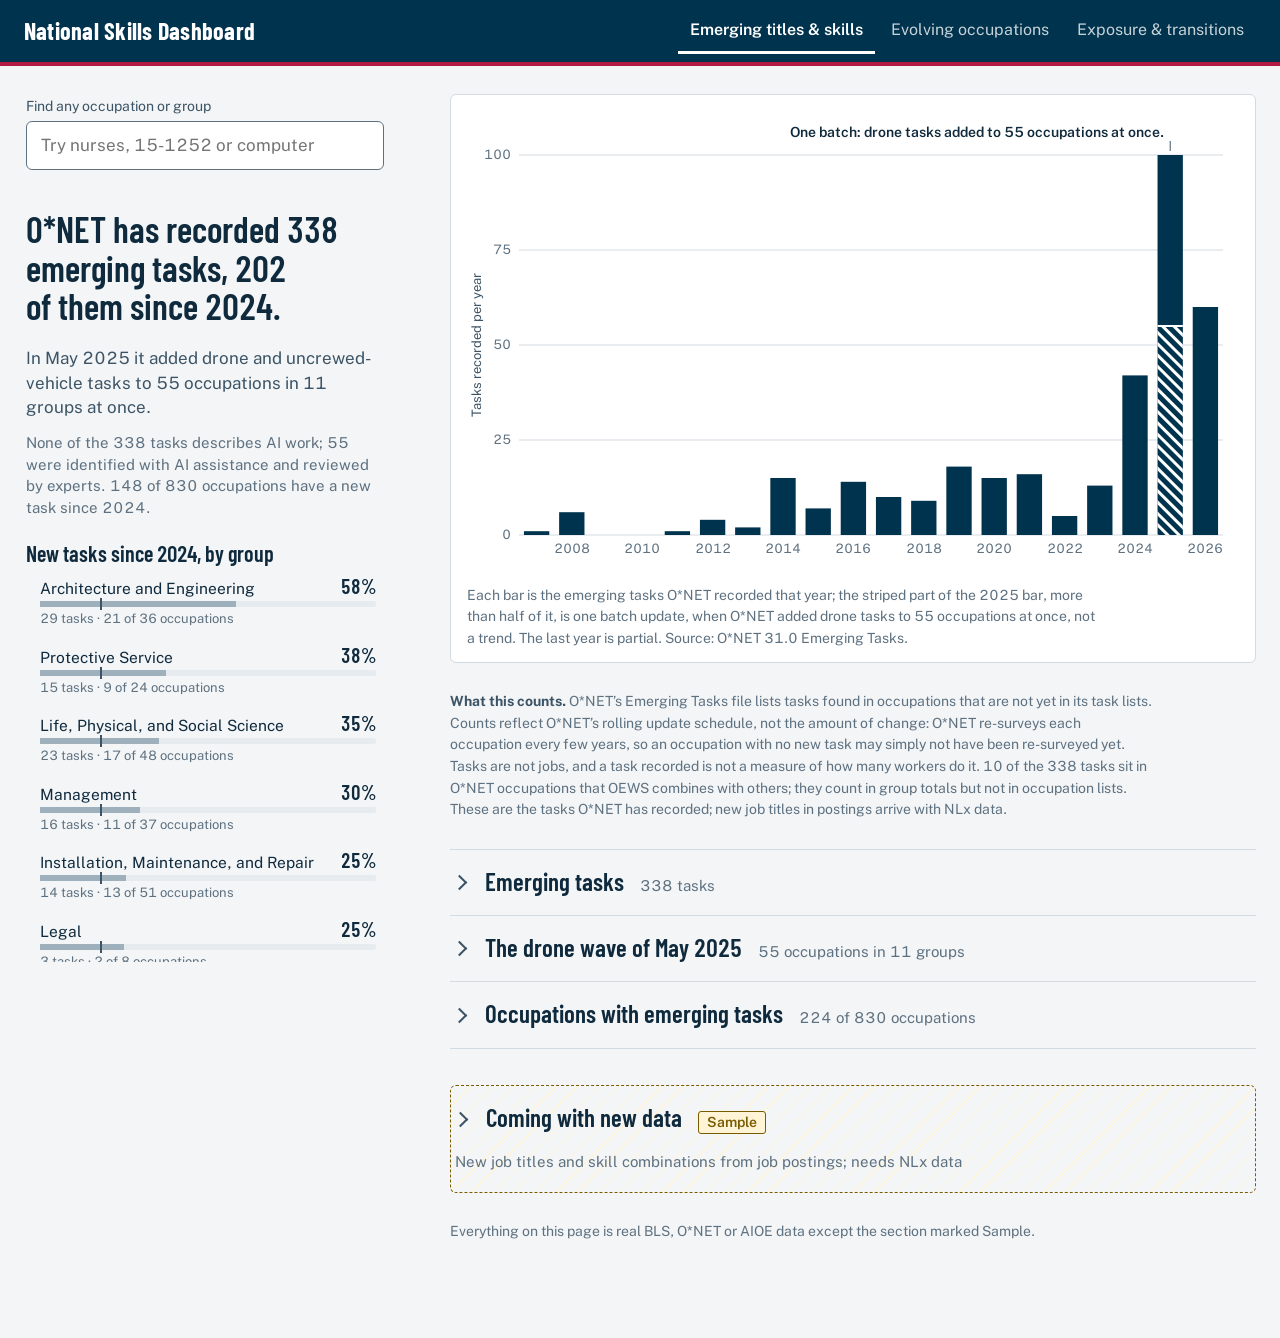
<file: previous/emerging.html>
<!doctype html><html lang="en"><head><meta charset="utf-8"><meta name="viewport" content="width=device-width,initial-scale=1">
<title>Emerging titles &amp; skills | National Skills Dashboard</title>
<link rel="preconnect" href="https://fonts.googleapis.com">
<link rel="preconnect" href="https://fonts.gstatic.com" crossorigin>
<link rel="stylesheet" href="https://fonts.googleapis.com/css2?family=Barlow+Condensed:wght@500;600;700&family=Public+Sans:wght@400;500;600;700&display=swap">
<link rel="stylesheet" href="assets/nsd.css">
<meta name="robots" content="noindex, nofollow">
</head>
<body>
<!-- workforce-data:start (written by public_data/build_prototype_data.py; do not edit) -->
<script type="application/json" id="workforce-data">{"years":["19","21","23","25"],"settings":{"pay_tolerance_pct":3,"sensitivity_pcts":[0,2,3],"recent_tasks_from":2024},"total":{"emp":[146939100.0,140886310.0,151853870.0,155495730.0],"wage":[37840.0,45760.0,48060.0,50980.0],"proj":{"e25":170280.8,"e35":176198.5,"pct":3.5}},"groups":[{"code":"11-0000","name":"Management Occupations","emp":[8304270.0,8909910.0,10495770.0,11132700.0],"wage":[104690.0,102450.0,116880.0,126520.0],"proj":{"e25":13683.4,"e35":14527.6,"pct":6.2}},{"code":"13-0000","name":"Business and Financial Operations Occupations","emp":[8361760.0,9053790.0,10087830.0,10537240.0],"wage":[71120.0,76570.0,79050.0,82660.0],"proj":{"e25":11368.5,"e35":11997.1,"pct":5.5}},{"code":"15-0000","name":"Computer and Mathematical Occupations","emp":[4475420.0,4654750.0,5177400.0,5260110.0],"wage":[89980.0,97540.0,104200.0,109280.0],"proj":{"e25":5493.6,"e35":5896.7,"pct":7.3}},{"code":"17-0000","name":"Architecture and Engineering Occupations","emp":[2548470.0,2436520.0,2539660.0,2617130.0],"wage":[75350.0,79840.0,91420.0,99520.0],"proj":{"e25":2690.0,"e35":2872.5,"pct":6.8}},{"code":"19-0000","name":"Life, Physical, and Social Science Occupations","emp":[1253330.0,1273640.0,1389430.0,1473260.0],"wage":[70000.0,72740.0,78280.0,82530.0],"proj":{"e25":1628.7,"e35":1751.5,"pct":7.5}},{"code":"21-0000","name":"Community and Social Service Occupations","emp":[2233620.0,2239680.0,2418130.0,2668680.0],"wage":[44310.0,48410.0,52000.0,58300.0],"proj":{"e25":3270.1,"e35":3513.0,"pct":7.4}},{"code":"23-0000","name":"Legal Occupations","emp":[1166460.0,1178140.0,1240630.0,1305620.0],"wage":[88170.0,82430.0,99220.0,102500.0],"proj":{"e25":1445.7,"e35":1488.0,"pct":2.9}},{"code":"25-0000","name":"Educational Instruction and Library Occupations","emp":[8860510.0,8191930.0,8744560.0,9100570.0],"wage":[47800.0,57220.0,59940.0,60570.0],"proj":{"e25":9907.4,"e35":10049.4,"pct":1.4}},{"code":"27-0000","name":"Arts, Design, Entertainment, Sports, and Media Occupations","emp":[2053390.0,1815290.0,2106490.0,2046290.0],"wage":[47370.0,51190.0,58920.0,62750.0],"proj":{"e25":2986.0,"e35":3030.6,"pct":1.5}},{"code":"29-0000","name":"Healthcare Practitioners and Technical Occupations","emp":[8728440.0,8787730.0,9284210.0,9823860.0],"wage":[70870.0,75040.0,80820.0,86530.0],"proj":{"e25":10232.8,"e35":11052.4,"pct":8.0}},{"code":"31-0000","name":"Healthcare Support Occupations","emp":[6640030.0,6603680.0,7063530.0,7901670.0],"wage":[27850.0,29880.0,36140.0,38340.0],"proj":{"e25":8421.5,"e35":9544.2,"pct":13.3}},{"code":"33-0000","name":"Protective Service Occupations","emp":[3534200.0,3385030.0,3504330.0,3776610.0],"wage":[41180.0,46590.0,47760.0,50080.0],"proj":{"e25":3871.0,"e35":3915.2,"pct":1.1}},{"code":"35-0000","name":"Food Preparation and Serving Related Occupations","emp":[13475050.0,11201480.0,13247870.0,13680750.0],"wage":[23490.0,28400.0,32240.0,35050.0],"proj":{"e25":13826.5,"e35":14429.1,"pct":4.4}},{"code":"37-0000","name":"Building and Grounds Cleaning and Maintenance Occupations","emp":[4417970.0,4108810.0,4429070.0,4548260.0],"wage":[28000.0,30240.0,35990.0,37680.0],"proj":{"e25":5699.6,"e35":5845.2,"pct":2.6}},{"code":"39-0000","name":"Personal Care and Service Occupations","emp":[3268490.0,2566440.0,3040630.0,3255790.0],"wage":[27190.0,29450.0,34260.0,36410.0],"proj":{"e25":4487.3,"e35":4685.5,"pct":4.4}},{"code":"41-0000","name":"Sales and Related Occupations","emp":[14373590.0,13256290.0,13380660.0,13424300.0],"wage":[28510.0,30600.0,36760.0,38530.0],"proj":{"e25":14533.2,"e35":14326.4,"pct":-1.4}},{"code":"43-0000","name":"Office and Administrative Support Occupations","emp":[19288830.0,18299380.0,18533450.0,17753430.0],"wage":[36020.0,38050.0,44480.0,47450.0],"proj":{"e25":18792.7,"e35":18040.5,"pct":-4.0}},{"code":"45-0000","name":"Farming, Fishing, and Forestry Occupations","emp":[464480.0,452490.0,432200.0,435200.0],"wage":[27890.0,29860.0,35520.0,36630.0],"proj":{"e25":1036.0,"e35":1020.6,"pct":-1.5}},{"code":"47-0000","name":"Construction and Extraction Occupations","emp":[6130000.0,5848950.0,6225630.0,6425160.0],"wage":[46280.0,48210.0,55680.0,59540.0],"proj":{"e25":7492.9,"e35":7878.5,"pct":5.1}},{"code":"49-0000","name":"Installation, Maintenance, and Repair Occupations","emp":[5724510.0,5574410.0,5989460.0,6086190.0],"wage":[45530.0,47940.0,53920.0,59620.0],"proj":{"e25":6494.4,"e35":6847.1,"pct":5.4}},{"code":"51-0000","name":"Production Occupations","emp":[9119830.0,8408030.0,8770170.0,8565760.0],"wage":[35580.0,37710.0,43630.0,46990.0],"proj":{"e25":8780.5,"e35":8747.1,"pct":-0.4}},{"code":"53-0000","name":"Transportation and Material Moving Occupations","emp":[12516470.0,12639920.0,13752760.0,13677150.0],"wage":[33920.0,36860.0,40050.0,44350.0],"proj":{"e25":14139.0,"e35":14740.4,"pct":4.3}}],"occupations":[{"soc":"11-1011","t":"Chief Executives","g":"11-0000","emp":[209620.0,200480.0,211230.0,204350.0],"w":[184800.0,179520.0,206680.0,213990.0],"proj":{"e25":291.6,"e35":300.9,"pct":3.2},"exp":88.1,"nd":4,"dev":[],"aug":[],"own19":true},{"soc":"11-1021","t":"General and Operations Managers","g":"11-0000","emp":[2524600.0,2984920.0,3507810.0,3503020.0],"w":[93530.0,97970.0,101280.0,105770.0],"proj":{"e25":3599.0,"e35":3780.3,"pct":5.0},"exp":67.8,"nd":3,"dev":[],"aug":[],"own19":true},{"soc":"11-2011","t":"Advertising and Promotions Managers","g":"11-0000","emp":[24530.0,22520.0,20630.0,21470.0],"w":[118590.0,127150.0,131870.0,133660.0],"proj":{"e25":33.2,"e35":31.9,"pct":-3.7},"exp":83.9,"nd":3,"dev":[],"aug":[],"own19":true},{"soc":"11-2021","t":"Marketing Managers","g":"11-0000","emp":[270280.0,278690.0,368940.0,395240.0],"w":[145170.0,135030.0,157620.0,166790.0],"proj":{"e25":421.6,"e35":450.8,"pct":6.9},"exp":83.4,"nd":6,"dev":[],"aug":["Atlassian JIRA"],"own19":true},{"soc":"11-2022","t":"Sales Managers","g":"11-0000","emp":[415700.0,453800.0,575880.0,637080.0],"w":[118590.0,127490.0,135160.0,148270.0],"proj":{"e25":650.1,"e35":679.1,"pct":4.5},"exp":87.6,"nd":5,"dev":[],"aug":[],"own19":true},{"soc":"11-2032","t":"Public Relations Managers","g":"11-0000","emp":[null,59850.0,72760.0,74850.0],"w":[null,125780.0,134760.0,146910.0],"proj":{"e25":80.8,"e35":85.4,"pct":5.7},"exp":91.4,"nd":4,"dev":[],"aug":[],"own19":false},{"soc":"11-2033","t":"Fundraising Managers","g":"11-0000","emp":[null,23190.0,31810.0,38810.0],"w":[null,100810.0,119200.0,125470.0],"proj":{"e25":48.8,"e35":51.4,"pct":5.4},"exp":91.4,"nd":7,"dev":[],"aug":[],"own19":false},{"soc":"11-3012","t":"Administrative Services Managers","g":"11-0000","emp":[null,224620.0,242520.0,263960.0],"w":[null,100170.0,106470.0,114130.0],"proj":{"e25":279.0,"e35":293.3,"pct":5.2},"exp":70.7,"nd":5,"dev":[],"aug":[],"own19":false},{"soc":"11-3013","t":"Facilities Managers","g":"11-0000","emp":[null,101230.0,131400.0,156180.0],"w":[null,97930.0,102340.0,106660.0],"proj":{"e25":165.9,"e35":173.5,"pct":4.6},"exp":70.7,"nd":6,"dev":[],"aug":[],"own19":false},{"soc":"11-3021","t":"Computer and Information Systems Managers","g":"11-0000","emp":[442600.0,485190.0,592600.0,670570.0],"w":[147430.0,159010.0,169510.0,175140.0],"proj":{"e25":685.8,"e35":793.9,"pct":15.8},"exp":75.2,"nd":3,"dev":[],"aug":[],"own19":true},{"soc":"11-3031","t":"Financial Managers","g":"11-0000","emp":[670100.0,681070.0,787340.0,841710.0],"w":[126710.0,131710.0,156100.0,166570.0],"proj":{"e25":879.7,"e35":964.6,"pct":9.7},"exp":87.8,"nd":6,"dev":[],"aug":["Intuit QuickBooks"],"own19":true},{"soc":"11-3051","t":"Industrial Production Managers","g":"11-0000","emp":[189080.0,192270.0,222890.0,246250.0],"w":[108980.0,103150.0,116970.0,126060.0],"proj":{"e25":252.1,"e35":258.6,"pct":2.6},"exp":58.8,"nd":5,"dev":[],"aug":[],"own19":true},{"soc":"11-3061","t":"Purchasing Managers","g":"11-0000","emp":[69730.0,69310.0,77530.0,84320.0],"w":[117660.0,127150.0,136380.0,148080.0],"proj":{"e25":88.3,"e35":91.8,"pct":4.0},"exp":91.9,"nd":6,"dev":[],"aug":[],"own19":true},{"soc":"11-3071","t":"Transportation, Storage, and Distribution Managers","g":"11-0000","emp":[138910.0,144640.0,198780.0,221180.0],"w":[92780.0,98230.0,99200.0,107230.0],"proj":{"e25":228.1,"e35":242.1,"pct":6.1},"exp":73.5,"nd":7,"dev":[],"aug":[],"own19":true},{"soc":"11-3111","t":"Compensation and Benefits Managers","g":"11-0000","emp":[16660.0,15330.0,18690.0,22940.0],"w":[117870.0,127530.0,136380.0,149230.0],"proj":{"e25":23.7,"e35":24.0,"pct":1.1},"exp":93.9,"nd":5,"dev":[],"aug":["Oracle HRIS","Workday software"],"own19":true},{"soc":"11-3121","t":"Human Resources Managers","g":"11-0000","emp":[157500.0,166530.0,200600.0,220660.0],"w":[116570.0,126230.0,136350.0,149280.0],"proj":{"e25":224.9,"e35":237.4,"pct":5.5},"exp":90.6,"nd":7,"dev":[],"aug":["Oracle HRIS","Workday software"],"own19":true},{"soc":"11-3131","t":"Training and Development Managers","g":"11-0000","emp":[38690.0,35830.0,41540.0,48050.0],"w":[115900.0,120130.0,125040.0,133000.0],"proj":{"e25":50.2,"e35":53.5,"pct":6.4},"exp":89.4,"nd":5,"dev":[],"aug":[],"own19":true},{"soc":"11-9013","t":"Farmers, Ranchers, and Other Agricultural Managers","g":"11-0000","emp":[5610.0,5220.0,6150.0,6500.0],"w":[72120.0,73060.0,83770.0,89900.0],"proj":{"e25":788.7,"e35":762.2,"pct":-3.4},"exp":45.4,"nd":2,"dev":[],"aug":[],"own19":true},{"soc":"11-9021","t":"Construction Managers","g":"11-0000","emp":[296840.0,284750.0,329190.0,380360.0],"w":[92780.0,98890.0,104900.0,114990.0],"proj":{"e25":609.1,"e35":664.3,"pct":9.1},"exp":66.4,"nd":6,"dev":[],"aug":[],"own19":true},{"soc":"11-9031","t":"Education and Childcare Administrators, Preschool and Daycare","g":"11-0000","emp":[52950.0,56430.0,64090.0,73660.0],"w":[45540.0,47310.0,54290.0,59300.0],"proj":{"e25":91.9,"e35":89.0,"pct":-3.1},"exp":75.8,"nd":1,"dev":[],"aug":[],"own19":true},{"soc":"11-9032","t":"Education Administrators, Kindergarten through Secondary","g":"11-0000","emp":[272880.0,274710.0,302580.0,328330.0],"w":[92620.0,98420.0,103460.0,105870.0],"proj":{"e25":343.8,"e35":342.7,"pct":-0.3},"exp":83.0,"nd":3,"dev":[],"aug":[],"own19":true},{"soc":"11-9033","t":"Education Administrators, Postsecondary","g":"11-0000","emp":[158340.0,155990.0,167270.0,180470.0],"w":[92970.0,96910.0,102610.0,104590.0],"proj":{"e25":231.8,"e35":235.9,"pct":1.8},"exp":96.2,"nd":5,"dev":[],"aug":[],"own19":true},{"soc":"11-9039","t":"Education Administrators, All Other","g":"11-0000","emp":[47520.0,49970.0,50690.0,55130.0],"w":[84050.0,90560.0,88460.0,95200.0],"proj":{"e25":62.0,"e35":63.0,"pct":1.6},"exp":null,"nd":null,"dev":[],"aug":[],"own19":true},{"soc":"11-9041","t":"Architectural and Engineering Managers","g":"11-0000","emp":[187840.0,187100.0,207800.0,220260.0],"w":[147060.0,152350.0,165370.0,171270.0],"proj":{"e25":220.9,"e35":233.1,"pct":5.5},"exp":66.6,"nd":4,"dev":[],"aug":["Autodesk AutoCAD"],"own19":true},{"soc":"11-9051","t":"Food Service Managers","g":"11-0000","emp":[249000.0,210680.0,246070.0,238430.0],"w":[56600.0,59440.0,63060.0,69390.0],"proj":{"e25":344.3,"e35":364.2,"pct":5.8},"exp":52.2,"nd":1,"dev":[],"aug":[],"own19":true},{"soc":"11-9071","t":"Gambling Managers","g":"11-0000","emp":[4580.0,3660.0,4590.0,5030.0],"w":[72570.0,76910.0,82380.0,93220.0],"proj":{"e25":5.6,"e35":5.8,"pct":3.6},"exp":69.0,"nd":3,"dev":[],"aug":[],"own19":true},{"soc":"11-9072","t":"Entertainment and Recreation Managers, Except Gambling","g":"11-0000","emp":[null,17800.0,29690.0,37980.0],"w":[null,62000.0,73460.0,79520.0],"proj":{"e25":43.9,"e35":46.5,"pct":6.0},"exp":74.0,"nd":2,"dev":[],"aug":[],"own19":false},{"soc":"11-9081","t":"Lodging Managers","g":"11-0000","emp":[40110.0,35920.0,41980.0,42620.0],"w":[57000.0,59430.0,65360.0,69250.0],"proj":{"e25":54.8,"e35":56.9,"pct":3.8},"exp":60.9,"nd":4,"dev":[],"aug":[],"own19":true},{"soc":"11-9111","t":"Medical and Health Services Managers","g":"11-0000","emp":[406060.0,436770.0,515100.0,597080.0],"w":[94290.0,101340.0,110680.0,123860.0],"proj":{"e25":640.4,"e35":795.5,"pct":24.2},"exp":88.2,"nd":4,"dev":[],"aug":[],"own19":true},{"soc":"11-9121","t":"Natural Sciences Managers","g":"11-0000","emp":[65860.0,74760.0,96520.0,108690.0],"w":[133390.0,137900.0,157740.0,167220.0],"proj":{"e25":112.2,"e35":121.5,"pct":8.2},"exp":84.5,"nd":6,"dev":[],"aug":[],"own19":true},{"soc":"11-9131","t":"Postmasters and Mail Superintendents","g":"11-0000","emp":[13820.0,12750.0,13810.0,13810.0],"w":[76880.0,80250.0,88670.0,96660.0],"proj":{"e25":13.3,"e35":13.2,"pct":-0.3},"exp":72.6,"nd":3,"dev":[],"aug":[],"own19":true},{"soc":"11-9141","t":"Property, Real Estate, and Community Association Managers","g":"11-0000","emp":[234170.0,234680.0,284120.0,311180.0],"w":[56780.0,59230.0,62850.0,69990.0],"proj":{"e25":460.4,"e35":477.6,"pct":3.7},"exp":83.8,"nd":5,"dev":[],"aug":[],"own19":true},{"soc":"11-9151","t":"Social and Community Service Managers","g":"11-0000","emp":[157320.0,156400.0,173650.0,209330.0],"w":[70160.0,74000.0,77030.0,80390.0],"proj":{"e25":231.0,"e35":247.7,"pct":7.2},"exp":84.0,"nd":1,"dev":[],"aug":[],"own19":true},{"soc":"11-9161","t":"Emergency Management Directors","g":"11-0000","emp":[10440.0,10320.0,11910.0,13500.0],"w":[72980.0,76730.0,83960.0,93330.0],"proj":{"e25":14.0,"e35":14.5,"pct":3.9},"exp":73.1,"nd":4,"dev":[],"aug":[],"own19":true},{"soc":"11-9171","t":"Funeral Home Managers","g":"11-0000","emp":[10590.0,12710.0,14200.0,13910.0],"w":[73130.0,74000.0,75660.0,78790.0],"proj":{"e25":34.8,"e35":36.2,"pct":4.1},"exp":58.1,"nd":3,"dev":[],"aug":[],"own19":true},{"soc":"11-9179","t":"Personal Service Managers, All Other","g":"11-0000","emp":[null,7350.0,11170.0,10450.0],"w":[null,60360.0,57570.0,69770.0],"proj":{"e25":25.5,"e35":27.1,"pct":6.2},"exp":74.0,"nd":2,"dev":[],"aug":[],"own19":false},{"soc":"11-9199","t":"Managers, All Other","g":"11-0000","emp":[null,497890.0,589750.0,622190.0],"w":[null,124650.0,133560.0,141900.0],"proj":{"e25":1338.8,"e35":1404.4,"pct":4.9},"exp":74.0,"nd":8,"dev":[],"aug":["Google Workspace software"],"own19":false},{"soc":"13-1011","t":"Agents and Business Managers of Artists, Performers, and Athletes","g":"13-0000","emp":[15620.0,12480.0,12870.0,12620.0],"w":[72200.0,78410.0,84900.0,82890.0],"proj":{"e25":26.9,"e35":29.5,"pct":9.7},"exp":85.1,"nd":0,"dev":[],"aug":[],"own19":true},{"soc":"13-1020","t":"Buyers and Purchasing Agents","g":"13-0000","emp":[425970.0,439020.0,477980.0,491430.0],"w":[61080.0,63470.0,71950.0,77710.0],"proj":{"e25":516.1,"e35":547.0,"pct":6.0},"exp":null,"nd":null,"dev":[],"aug":[],"own19":true},{"soc":"13-1031","t":"Claims Adjusters, Examiners, and Investigators","g":"13-0000","emp":[292080.0,278140.0,293780.0,324230.0],"w":[61920.0,65080.0,75050.0,78000.0],"proj":{"e25":376.1,"e35":355.5,"pct":-5.5},"exp":80.2,"nd":4,"dev":[],"aug":[],"own19":true},{"soc":"13-1032","t":"Insurance Appraisers, Auto Damage","g":"13-0000","emp":[12160.0,11430.0,8670.0,11560.0],"w":[58330.0,62680.0,74520.0,78240.0],"proj":{"e25":13.5,"e35":12.4,"pct":-8.7},"exp":64.0,"nd":2,"dev":[],"aug":[],"own19":true},{"soc":"13-1041","t":"Compliance Officers","g":"13-0000","emp":[322880.0,334340.0,383620.0,417070.0],"w":[70520.0,71650.0,75670.0,80730.0],"proj":{"e25":436.4,"e35":453.1,"pct":3.8},"exp":63.5,"nd":7,"dev":[],"aug":["Google Workspace software"],"own19":true},{"soc":"13-1051","t":"Cost Estimators","g":"13-0000","emp":[214740.0,208950.0,220970.0,224220.0],"w":[66450.0,65170.0,74740.0,78740.0],"proj":{"e25":226.4,"e35":219.5,"pct":-3.1},"exp":81.1,"nd":5,"dev":[],"aug":[],"own19":true},{"soc":"13-1071","t":"Human Resources Specialists","g":"13-0000","emp":[670880.0,740830.0,895970.0,912430.0],"w":[58080.0,62290.0,67650.0,75940.0],"proj":{"e25":939.7,"e35":999.7,"pct":6.4},"exp":96.8,"nd":7,"dev":[],"aug":["Oracle HRIS","Workday software"],"own19":true},{"soc":"13-1074","t":"Farm Labor Contractors","g":"13-0000","emp":[140.0,440.0,460.0,310.0],"w":[56390.0,47770.0,45730.0,58460.0],"proj":{"e25":1.9,"e35":2.0,"pct":7.4},"exp":39.4,"nd":0,"dev":[],"aug":[],"own19":true},{"soc":"13-1075","t":"Labor Relations Specialists","g":"13-0000","emp":[76240.0,63810.0,62800.0,64810.0],"w":[69940.0,77010.0,89980.0,95420.0],"proj":{"e25":66.3,"e35":67.7,"pct":2.1},"exp":93.0,"nd":7,"dev":[],"aug":["Oracle HRIS","Workday software"],"own19":true},{"soc":"13-1081","t":"Logisticians","g":"13-0000","emp":[177860.0,189320.0,228470.0,251040.0],"w":[72760.0,77030.0,79400.0,82320.0],"proj":{"e25":255.1,"e35":300.0,"pct":17.6},"exp":79.5,"nd":10,"dev":[],"aug":["Microsoft Power BI","Tableau"],"own19":true},{"soc":"13-1082","t":"Project Management Specialists","g":"13-0000","emp":[null,743860.0,947630.0,1066670.0],"w":[null,94500.0,98580.0,102320.0],"proj":{"e25":1094.3,"e35":1167.4,"pct":6.7},"exp":75.6,"nd":6,"dev":[],"aug":["Atlassian JIRA"],"own19":false},{"soc":"13-1111","t":"Management Analysts","g":"13-0000","emp":[711830.0,768450.0,838140.0,898280.0],"w":[89130.0,93000.0,99410.0,101860.0],"proj":{"e25":1077.1,"e35":1186.3,"pct":10.1},"exp":96.6,"nd":11,"dev":[],"aug":["Atlassian JIRA","Microsoft Power BI","Tableau"],"own19":true},{"soc":"13-1121","t":"Meeting, Convention, and Event Planners","g":"13-0000","emp":[119350.0,98150.0,122130.0,142860.0],"w":[46050.0,49470.0,56920.0,61160.0],"proj":{"e25":172.1,"e35":182.1,"pct":5.8},"exp":61.9,"nd":4,"dev":[],"aug":[],"own19":true},{"soc":"13-1131","t":"Fundraisers","g":"13-0000","emp":[85600.0,82080.0,101730.0,111040.0],"w":[56930.0,60660.0,64160.0,72550.0],"proj":{"e25":140.9,"e35":148.7,"pct":5.5},"exp":92.1,"nd":7,"dev":[],"aug":[],"own19":true},{"soc":"13-1141","t":"Compensation, Benefits, and Job Analysis Specialists","g":"13-0000","emp":[88290.0,87750.0,99850.0,112380.0],"w":[59160.0,64120.0,74530.0,78210.0],"proj":{"e25":118.1,"e35":125.2,"pct":6.0},"exp":90.8,"nd":6,"dev":[],"aug":["Oracle HRIS","Workday software"],"own19":true},{"soc":"13-1151","t":"Training and Development Specialists","g":"13-0000","emp":[313920.0,336030.0,403480.0,458300.0],"w":[57980.0,61570.0,64340.0,69280.0],"proj":{"e25":472.5,"e35":523.7,"pct":10.8},"exp":88.5,"nd":5,"dev":[],"aug":[],"own19":true},{"soc":"13-1161","t":"Market Research Analysts and Marketing Specialists","g":"13-0000","emp":[701980.0,727540.0,846370.0,899580.0],"w":[58780.0,63920.0,74680.0,78760.0],"proj":{"e25":952.7,"e35":1019.0,"pct":7.0},"exp":90.4,"nd":25,"dev":[],"aug":["Adobe Creative Cloud software","Canva","Google Analytics","Semrush"],"own19":true},{"soc":"13-1199","t":"Business Operations Specialists, All Other","g":"13-0000","emp":[null,1030330.0,1103440.0,1087090.0],"w":[null,74670.0,79590.0,83050.0],"proj":{"e25":1157.6,"e35":1202.3,"pct":3.9},"exp":74.6,"nd":17,"dev":[],"aug":["Atlassian JIRA","Google Analytics","Microsoft Power BI","Tableau"],"own19":false},{"soc":"13-2011","t":"Accountants and Auditors","g":"13-0000","emp":[1270750.0,1318550.0,1435770.0,1449500.0],"w":[71740.0,77250.0,79880.0,83680.0],"proj":{"e25":1595.2,"e35":1674.6,"pct":5.0},"exp":83.6,"nd":6,"dev":[],"aug":["Intuit QuickBooks"],"own19":true},{"soc":"13-2020","t":"Property Appraisers and Assessors","g":"13-0000","emp":[54770.0,58340.0,62090.0,57070.0],"w":[56830.0,61340.0,61630.0,67960.0],"proj":{"e25":68.4,"e35":70.7,"pct":3.5},"exp":null,"nd":null,"dev":[],"aug":[],"own19":true},{"soc":"13-2031","t":"Budget Analysts","g":"13-0000","emp":[50540.0,47440.0,47310.0,47160.0],"w":[73360.0,79940.0,84940.0,91640.0],"proj":{"e25":50.4,"e35":51.3,"pct":1.9},"exp":88.0,"nd":8,"dev":[],"aug":["Microsoft Power BI"],"own19":true},{"soc":"13-2041","t":"Credit Analysts","g":"13-0000","emp":[69620.0,68770.0,73200.0,64390.0],"w":[72410.0,77440.0,79420.0,83510.0],"proj":{"e25":64.7,"e35":61.9,"pct":-4.3},"exp":79.8,"nd":5,"dev":[],"aug":[],"own19":true},{"soc":"13-2051","t":"Financial and Investment Analysts","g":"13-0000","emp":[null,291880.0,325220.0,361980.0],"w":[null,91580.0,99010.0,102740.0],"proj":{"e25":377.2,"e35":404.3,"pct":7.2},"exp":86.9,"nd":8,"dev":[],"aug":["Microsoft Power BI","Tableau"],"own19":false},{"soc":"13-2052","t":"Personal Financial Advisors","g":"13-0000","emp":[231180.0,263030.0,272190.0,266800.0],"w":[90440.0,94170.0,99580.0,105070.0],"proj":{"e25":299.4,"e35":303.5,"pct":1.4},"exp":92.0,"nd":3,"dev":[],"aug":[],"own19":true},{"soc":"13-2053","t":"Insurance Underwriters","g":"13-0000","emp":[103370.0,107690.0,101310.0,105420.0],"w":[70910.0,76390.0,77860.0,81370.0],"proj":{"e25":125.6,"e35":120.8,"pct":-3.8},"exp":86.5,"nd":4,"dev":[],"aug":[],"own19":true},{"soc":"13-2054","t":"Financial Risk Specialists","g":"13-0000","emp":[null,54320.0,55290.0,63850.0],"w":[null,100000.0,106090.0,117330.0],"proj":{"e25":66.0,"e35":70.8,"pct":7.4},"exp":86.6,"nd":8,"dev":[],"aug":["Microsoft Power BI","Tableau"],"own19":false},{"soc":"13-2061","t":"Financial Examiners","g":"13-0000","emp":[65580.0,60750.0,63440.0,67830.0],"w":[74110.0,81410.0,84300.0,94160.0],"proj":{"e25":70.0,"e35":76.5,"pct":9.3},"exp":90.5,"nd":5,"dev":[],"aug":[],"own19":true},{"soc":"13-2071","t":"Credit Counselors","g":"13-0000","emp":[32140.0,31230.0,27950.0,27770.0],"w":[44950.0,47580.0,48570.0,52230.0],"proj":{"e25":31.2,"e35":32.3,"pct":3.3},"exp":90.2,"nd":5,"dev":[],"aug":[],"own19":true},{"soc":"13-2072","t":"Loan Officers","g":"13-0000","emp":[317050.0,340170.0,321090.0,274330.0],"w":[59440.0,63380.0,69990.0,76690.0],"proj":{"e25":283.0,"e35":286.0,"pct":1.1},"exp":94.4,"nd":3,"dev":[],"aug":[],"own19":true},{"soc":"13-2081","t":"Tax Examiners and Collectors, and Revenue Agents","g":"13-0000","emp":[53160.0,52270.0,50250.0,56610.0],"w":[55390.0,56780.0,58530.0,62370.0],"proj":{"e25":60.1,"e35":59.5,"pct":-1.0},"exp":85.6,"nd":8,"dev":[],"aug":[],"own19":true},{"soc":"13-2082","t":"Tax Preparers","g":"13-0000","emp":[69100.0,83190.0,81650.0,76480.0],"w":[41970.0,46290.0,49010.0,54920.0],"proj":{"e25":95.8,"e35":100.3,"pct":4.7},"exp":81.5,"nd":5,"dev":[],"aug":[],"own19":true},{"soc":"13-2099","t":"Financial Specialists, All Other","g":"13-0000","emp":[null,123200.0,122730.0,132130.0],"w":[null,73240.0,78310.0,81100.0],"proj":{"e25":137.8,"e35":143.4,"pct":4.1},"exp":85.4,"nd":13,"dev":[],"aug":["Tableau"],"own19":false},{"soc":"15-1211","t":"Computer Systems Analysts","g":"15-0000","emp":[549190.0,505150.0,498810.0,519530.0],"w":[90740.0,99270.0,103800.0,105850.0],"proj":{"e25":544.4,"e35":587.2,"pct":7.9},"exp":78.8,"nd":15,"dev":[],"aug":["Atlassian JIRA","Microsoft Power BI","Tableau"],"own19":true},{"soc":"15-1212","t":"Information Security Analysts","g":"15-0000","emp":[131060.0,157220.0,175350.0,190650.0],"w":[93370.0,102600.0,120360.0,129180.0],"proj":{"e25":192.9,"e35":233.4,"pct":21.0},"exp":78.6,"nd":14,"dev":[],"aug":[],"own19":true},{"soc":"15-1221","t":"Computer and Information Research Scientists","g":"15-0000","emp":[29170.0,30840.0,35210.0,37200.0],"w":[117340.0,131490.0,145080.0,140300.0],"proj":{"e25":38.6,"e35":47.0,"pct":21.8},"exp":75.9,"nd":34,"dev":["Amazon Web Services AWS SageMaker","Hugging Face","LangChain","PyTorch","Scikit-learn","TensorFlow"],"aug":["GitHub"],"own19":true},{"soc":"15-1231","t":"Computer Network Support Specialists","g":"15-0000","emp":[184290.0,176200.0,158720.0,146190.0],"w":[58480.0,62760.0,71530.0,76220.0],"proj":{"e25":152.5,"e35":154.4,"pct":1.2},"exp":67.2,"nd":10,"dev":[],"aug":[],"own19":true},{"soc":"15-1232","t":"Computer User Support Specialists","g":"15-0000","emp":[637560.0,654310.0,689700.0,717190.0],"w":[49010.0,49770.0,59240.0,61860.0],"proj":{"e25":750.6,"e35":724.4,"pct":-3.5},"exp":57.5,"nd":12,"dev":[],"aug":[],"own19":true},{"soc":"15-1241","t":"Computer Network Architects","g":"15-0000","emp":[148520.0,168830.0,174100.0,179740.0],"w":[113720.0,120520.0,129840.0,134050.0],"proj":{"e25":181.8,"e35":195.8,"pct":7.7},"exp":61.4,"nd":21,"dev":[],"aug":["Autodesk AutoCAD"],"own19":true},{"soc":"15-1242","t":"Database Administrators","g":"15-0000","emp":[null,85870.0,76140.0,69990.0],"w":[null,96710.0,101510.0,104620.0],"proj":{"e25":75.0,"e35":74.9,"pct":-0.1},"exp":76.4,"nd":38,"dev":[],"aug":["Atlassian JIRA","GitHub","Microsoft Power BI","Tableau"],"own19":false},{"soc":"15-1243","t":"Database Architects","g":"15-0000","emp":[null,50440.0,59920.0,67140.0],"w":[null,123430.0,134700.0,139500.0],"proj":{"e25":69.5,"e35":76.0,"pct":9.4},"exp":77.0,"nd":16,"dev":[],"aug":["Microsoft Power BI","Tableau"],"own19":false},{"soc":"15-1244","t":"Network and Computer Systems Administrators","g":"15-0000","emp":[351730.0,316760.0,323020.0,314340.0],"w":[84910.0,80600.0,95360.0,99130.0],"proj":{"e25":323.6,"e35":310.4,"pct":-4.1},"exp":61.3,"nd":18,"dev":[],"aug":[],"own19":true},{"soc":"15-1251","t":"Computer Programmers","g":"15-0000","emp":[185470.0,152610.0,120370.0,92230.0],"w":[88630.0,93000.0,99700.0,100390.0],"proj":{"e25":110.8,"e35":102.7,"pct":-7.3},"exp":77.2,"nd":19,"dev":[],"aug":["Microsoft Visual Studio"],"own19":true},{"soc":"15-1252","t":"Software Developers","g":"15-0000","emp":[null,1364180.0,1656880.0,1687890.0],"w":[null,120730.0,132270.0,135980.0],"proj":{"e25":1717.8,"e35":1892.6,"pct":10.2},"exp":77.1,"nd":30,"dev":[],"aug":["Atlassian JIRA","GitHub"],"own19":false},{"soc":"15-1253","t":"Software Quality Assurance Analysts and Testers","g":"15-0000","emp":[null,190120.0,203040.0,186740.0],"w":[null,98220.0,101800.0,104300.0],"proj":{"e25":187.6,"e35":198.2,"pct":5.7},"exp":77.6,"nd":24,"dev":[],"aug":["Atlassian JIRA","GitHub"],"own19":false},{"soc":"15-1254","t":"Web Developers","g":"15-0000","emp":[null,84820.0,85350.0,70190.0],"w":[null,77030.0,84960.0,92650.0],"proj":{"e25":87.4,"e35":90.6,"pct":3.8},"exp":71.5,"nd":37,"dev":[],"aug":["Atlassian JIRA","GitHub"],"own19":false},{"soc":"15-1255","t":"Web and Digital Interface Designers","g":"15-0000","emp":[null,82380.0,111060.0,113330.0],"w":[null,79890.0,98540.0,104000.0],"proj":{"e25":132.7,"e35":140.8,"pct":6.0},"exp":74.5,"nd":18,"dev":[],"aug":["Adobe Creative Cloud software","Adobe Illustrator","Adobe Photoshop","Atlassian JIRA","Autodesk Maya","Figma"],"own19":false},{"soc":"15-1299","t":"Computer Occupations, All Other","g":"15-0000","emp":[376660.0,370190.0,437170.0,435370.0],"w":[89500.0,95270.0,104920.0,116580.0],"proj":{"e25":471.2,"e35":495.3,"pct":5.1},"exp":69.1,"nd":75,"dev":[],"aug":["Adobe Photoshop","Atlassian Confluence","Atlassian JIRA","Autodesk AutoCAD","GitHub","Google Analytics"],"own19":true},{"soc":"15-2011","t":"Actuaries","g":"15-0000","emp":[21720.0,23040.0,25470.0,26670.0],"w":[113350.0,105900.0,120000.0,130000.0],"proj":{"e25":31.2,"e35":34.1,"pct":9.2},"exp":83.1,"nd":10,"dev":[],"aug":["Microsoft Power BI","Tableau"],"own19":true},{"soc":"15-2021","t":"Mathematicians","g":"15-0000","emp":[2210.0,1770.0,2220.0,2030.0],"w":[99050.0,108100.0,116440.0,126710.0],"proj":{"e25":2.2,"e35":2.2,"pct":0.6},"exp":82.1,"nd":12,"dev":[],"aug":["Atlassian JIRA","Chatbot software"],"own19":true},{"soc":"15-2031","t":"Operations Research Analysts","g":"15-0000","emp":[91830.0,98700.0,117880.0,108510.0],"w":[80500.0,82360.0,83640.0,88940.0],"proj":{"e25":113.1,"e35":126.6,"pct":11.9},"exp":84.2,"nd":9,"dev":[],"aug":["Microsoft Power BI","Tableau"],"own19":true},{"soc":"15-2041","t":"Statisticians","g":"15-0000","emp":[38550.0,31370.0,29950.0,29030.0],"w":[90650.0,95570.0,104110.0,105650.0],"proj":{"e25":31.3,"e35":34.7,"pct":11.0},"exp":84.8,"nd":13,"dev":[],"aug":["Tableau"],"own19":true},{"soc":"15-2051","t":"Data Scientists","g":"15-0000","emp":[null,105980.0,192710.0,262440.0],"w":[null,100910.0,108020.0,120230.0],"proj":{"e25":275.6,"e35":371.0,"pct":34.6},"exp":null,"nd":25,"dev":["PyTorch","Scikit-learn","TensorFlow"],"aug":["Microsoft Power BI","Tableau"],"own19":false},{"soc":"15-2099","t":"Mathematical Science Occupations, All Other","g":"15-0000","emp":[null,3970.0,4320.0,3720.0],"w":[null,62460.0,70620.0,81490.0],"proj":{"e25":4.0,"e35":4.2,"pct":7.1},"exp":60.5,"nd":0,"dev":[],"aug":[],"own19":false},{"soc":"17-1011","t":"Architects, Except Landscape and Naval","g":"17-0000","emp":[109420.0,100400.0,111170.0,106770.0],"w":[74180.0,80180.0,93310.0,99280.0],"proj":{"e25":124.6,"e35":129.9,"pct":4.3},"exp":64.4,"nd":10,"dev":[],"aug":["Adobe Creative Cloud software","Adobe Illustrator","Adobe InDesign","Adobe Photoshop","Autodesk AutoCAD","Trimble SketchUp Pro"],"own19":true},{"soc":"17-1012","t":"Landscape Architects","g":"17-0000","emp":[19080.0,17430.0,20370.0,19600.0],"w":[68780.0,67950.0,79320.0,79870.0],"proj":{"e25":23.5,"e35":24.5,"pct":4.4},"exp":72.4,"nd":16,"dev":[],"aug":["Adobe Creative Cloud software","Adobe Illustrator","Adobe InDesign","Adobe Photoshop","Autodesk AutoCAD","Trimble SketchUp Pro"],"own19":true},{"soc":"17-1021","t":"Cartographers and Photogrammetrists","g":"17-0000","emp":[11650.0,12610.0,12330.0,14260.0],"w":[67740.0,68900.0,76210.0,81390.0],"proj":{"e25":14.7,"e35":15.7,"pct":7.4},"exp":61.0,"nd":2,"dev":[],"aug":[],"own19":true},{"soc":"17-1022","t":"Surveyors","g":"17-0000","emp":[45880.0,46390.0,50740.0,50830.0],"w":[58340.0,61600.0,68540.0,75440.0],"proj":{"e25":52.0,"e35":55.0,"pct":5.8},"exp":47.1,"nd":5,"dev":[],"aug":["Autodesk AutoCAD"],"own19":true},{"soc":"17-2011","t":"Aerospace Engineers","g":"17-0000","emp":[56850.0,56640.0,66660.0,67710.0],"w":[116370.0,122270.0,130720.0,134960.0],"proj":{"e25":68.7,"e35":74.4,"pct":8.3},"exp":80.5,"nd":11,"dev":[],"aug":["Autodesk AutoCAD","Dassault Systemes SolidWorks"],"own19":true},{"soc":"17-2021","t":"Agricultural Engineers","g":"17-0000","emp":[1280.0,1120.0,1860.0,1480.0],"w":[78330.0,82640.0,88750.0,98590.0],"proj":{"e25":1.5,"e35":1.6,"pct":6.9},"exp":68.2,"nd":0,"dev":[],"aug":[],"own19":true},{"soc":"17-2031","t":"Bioengineers and Biomedical Engineers","g":"17-0000","emp":[20040.0,17190.0,19320.0,23480.0],"w":[92360.0,97410.0,100730.0,109370.0],"proj":{"e25":23.8,"e35":25.7,"pct":7.6},"exp":69.4,"nd":5,"dev":[],"aug":[],"own19":true},{"soc":"17-2041","t":"Chemical Engineers","g":"17-0000","emp":[28950.0,24180.0,21140.0,21070.0],"w":[113070.0,105550.0,112100.0,125040.0],"proj":{"e25":21.9,"e35":22.9,"pct":4.7},"exp":73.8,"nd":4,"dev":[],"aug":["Autodesk AutoCAD"],"own19":true},{"soc":"17-2051","t":"Civil Engineers","g":"17-0000","emp":[312410.0,304310.0,327950.0,367840.0],"w":[90440.0,88050.0,95890.0,100840.0],"proj":{"e25":380.6,"e35":405.1,"pct":6.4},"exp":74.8,"nd":14,"dev":[],"aug":["Autodesk AutoCAD"],"own19":true},{"soc":"17-2061","t":"Computer Hardware Engineers","g":"17-0000","emp":[62290.0,73750.0,82660.0,76660.0],"w":[115710.0,128170.0,138080.0,161740.0],"proj":{"e25":76.1,"e35":83.0,"pct":9.1},"exp":76.2,"nd":13,"dev":[],"aug":[],"own19":true},{"soc":"17-2071","t":"Electrical Engineers","g":"17-0000","emp":[185850.0,186020.0,185430.0,198750.0],"w":[93700.0,100420.0,106950.0,120630.0],"proj":{"e25":199.7,"e35":219.5,"pct":9.9},"exp":73.2,"nd":10,"dev":[],"aug":["Autodesk AutoCAD"],"own19":true},{"soc":"17-2072","t":"Electronics Engineers, Except Computer","g":"17-0000","emp":[123250.0,107170.0,96410.0,96900.0],"w":[108950.0,104820.0,119200.0,130220.0],"proj":{"e25":98.2,"e35":101.8,"pct":3.7},"exp":60.6,"nd":9,"dev":[],"aug":[],"own19":true},{"soc":"17-2081","t":"Environmental Engineers","g":"17-0000","emp":[53100.0,42660.0,39880.0,38340.0],"w":[91220.0,96820.0,100090.0,107110.0],"proj":{"e25":39.1,"e35":41.6,"pct":6.3},"exp":78.5,"nd":5,"dev":[],"aug":["Autodesk AutoCAD"],"own19":true},{"soc":"17-2111","t":"Health and Safety Engineers, Except Mining Safety Engineers and Inspectors","g":"17-0000","emp":[24580.0,22870.0,22510.0,21450.0],"w":[92000.0,99040.0,103690.0,115160.0],"proj":{"e25":22.3,"e35":23.5,"pct":5.4},"exp":70.5,"nd":9,"dev":[],"aug":["Autodesk AutoCAD"],"own19":true},{"soc":"17-2112","t":"Industrial Engineers","g":"17-0000","emp":[277540.0,293950.0,332870.0,365740.0],"w":[90670.0,95300.0,99380.0,102440.0],"proj":{"e25":365.1,"e35":410.6,"pct":12.4},"exp":73.6,"nd":17,"dev":[],"aug":["Autodesk AutoCAD","Dassault Systemes SolidWorks","Microsoft Power BI"],"own19":true},{"soc":"17-2121","t":"Marine Engineers and Naval Architects","g":"17-0000","emp":[10850.0,7380.0,9960.0,8250.0],"w":[92370.0,93370.0,100270.0,112230.0],"proj":{"e25":8.4,"e35":8.9,"pct":6.7},"exp":58.4,"nd":5,"dev":[],"aug":["Autodesk AutoCAD"],"own19":true},{"soc":"17-2131","t":"Materials Engineers","g":"17-0000","emp":[25760.0,21530.0,24630.0,22770.0],"w":[92280.0,98300.0,104100.0,112860.0],"proj":{"e25":23.8,"e35":25.6,"pct":7.5},"exp":71.1,"nd":3,"dev":[],"aug":[],"own19":true},{"soc":"17-2141","t":"Mechanical Engineers","g":"17-0000","emp":[298620.0,278240.0,281290.0,296810.0],"w":[90650.0,95300.0,99510.0,104110.0],"proj":{"e25":298.5,"e35":332.0,"pct":11.2},"exp":67.9,"nd":13,"dev":[],"aug":["Autodesk AutoCAD","Dassault Systemes SolidWorks"],"own19":true},{"soc":"17-2151","t":"Mining and Geological Engineers, Including Mining Safety Engineers","g":"17-0000","emp":[7170.0,7370.0,7040.0,6080.0],"w":[88770.0,97090.0,100640.0,106220.0],"proj":{"e25":6.2,"e35":6.4,"pct":3.8},"exp":77.8,"nd":6,"dev":[],"aug":["Autodesk AutoCAD"],"own19":true},{"soc":"17-2161","t":"Nuclear Engineers","g":"17-0000","emp":[15240.0,12670.0,12710.0,15280.0],"w":[114530.0,120380.0,125460.0,133970.0],"proj":{"e25":16.6,"e35":16.6,"pct":0.4},"exp":79.1,"nd":4,"dev":[],"aug":[],"own19":true},{"soc":"17-2171","t":"Petroleum Engineers","g":"17-0000","emp":[32430.0,22100.0,20390.0,18060.0],"w":[136380.0,130850.0,135690.0,144910.0],"proj":{"e25":18.5,"e35":18.8,"pct":2.0},"exp":78.1,"nd":4,"dev":[],"aug":["Autodesk AutoCAD"],"own19":true},{"soc":"17-2199","t":"Engineers, All Other","g":"17-0000","emp":[150750.0,151940.0,150990.0,154070.0],"w":[93540.0,100640.0,111970.0,122930.0],"proj":{"e25":166.7,"e35":173.0,"pct":3.7},"exp":63.9,"nd":25,"dev":[],"aug":["Autodesk AutoCAD","Dassault Systemes SolidWorks"],"own19":true},{"soc":"17-3011","t":"Architectural and Civil Drafters","g":"17-0000","emp":[100290.0,101310.0,111070.0,103700.0],"w":[56940.0,60340.0,61820.0,66150.0],"proj":{"e25":104.1,"e35":109.5,"pct":5.2},"exp":62.7,"nd":14,"dev":[],"aug":["Adobe Creative Cloud software","Adobe Illustrator","Adobe Photoshop","Autodesk AutoCAD","Trimble SketchUp Pro"],"own19":true},{"soc":"17-3012","t":"Electrical and Electronics Drafters","g":"17-0000","emp":[23530.0,20830.0,20680.0,17920.0],"w":[58130.0,61510.0,69260.0,76870.0],"proj":{"e25":18.9,"e35":18.2,"pct":-3.4},"exp":67.6,"nd":8,"dev":[],"aug":["Autodesk AutoCAD"],"own19":true},{"soc":"17-3013","t":"Mechanical Drafters","g":"17-0000","emp":[56770.0,47760.0,44850.0,39960.0],"w":[57170.0,60200.0,64060.0,71550.0],"proj":{"e25":42.1,"e35":39.6,"pct":-6.0},"exp":59.2,"nd":12,"dev":[],"aug":["Autodesk AutoCAD","Dassault Systemes SolidWorks"],"own19":true},{"soc":"17-3019","t":"Drafters, All Other","g":"17-0000","emp":[14750.0,15300.0,16580.0,14470.0],"w":[56090.0,54240.0,59260.0,63520.0],"proj":{"e25":15.2,"e35":14.1,"pct":-7.3},"exp":null,"nd":null,"dev":[],"aug":[],"own19":true},{"soc":"17-3021","t":"Aerospace Engineering and Operations Technologists and Technicians","g":"17-0000","emp":[9720.0,10900.0,10640.0,11280.0],"w":[68700.0,73580.0,77830.0,82890.0],"proj":{"e25":11.6,"e35":12.9,"pct":11.9},"exp":55.0,"nd":0,"dev":[],"aug":[],"own19":true},{"soc":"17-3022","t":"Civil Engineering Technologists and Technicians","g":"17-0000","emp":[66540.0,64170.0,63560.0,68520.0],"w":[54680.0,58320.0,60700.0,64950.0],"proj":{"e25":70.9,"e35":73.2,"pct":3.2},"exp":62.5,"nd":8,"dev":[],"aug":["Autodesk AutoCAD"],"own19":true},{"soc":"17-3023","t":"Electrical and Electronic Engineering Technologists and Technicians","g":"17-0000","emp":[119790.0,101450.0,97420.0,95130.0],"w":[59530.0,63640.0,72800.0,78190.0],"proj":{"e25":96.9,"e35":99.2,"pct":2.4},"exp":53.0,"nd":3,"dev":[],"aug":[],"own19":true},{"soc":"17-3024","t":"Electro-Mechanical and Mechatronics Technologists and Technicians","g":"17-0000","emp":[13990.0,11590.0,15360.0,15520.0],"w":[56980.0,60360.0,65080.0,73900.0],"proj":{"e25":15.7,"e35":16.2,"pct":2.6},"exp":35.4,"nd":5,"dev":[],"aug":[],"own19":true},{"soc":"17-3025","t":"Environmental Engineering Technologists and Technicians","g":"17-0000","emp":[18500.0,14910.0,13780.0,12190.0],"w":[48990.0,48390.0,54000.0,59920.0],"proj":{"e25":12.5,"e35":12.9,"pct":3.1},"exp":47.0,"nd":0,"dev":[],"aug":[],"own19":true},{"soc":"17-3026","t":"Industrial Engineering Technologists and Technicians","g":"17-0000","emp":[60170.0,62030.0,73020.0,75570.0],"w":[56950.0,60220.0,62610.0,66120.0],"proj":{"e25":76.7,"e35":79.0,"pct":3.1},"exp":58.5,"nd":2,"dev":[],"aug":[],"own19":true},{"soc":"17-3027","t":"Mechanical Engineering Technologists and Technicians","g":"17-0000","emp":[44110.0,40180.0,38930.0,36190.0],"w":[56950.0,60460.0,64020.0,74510.0],"proj":{"e25":36.9,"e35":37.4,"pct":1.3},"exp":43.2,"nd":3,"dev":[],"aug":["Dassault Systemes SolidWorks"],"own19":true},{"soc":"17-3028","t":"Calibration Technologists and Technicians","g":"17-0000","emp":[null,8500.0,13220.0,16540.0],"w":[null,60340.0,62790.0,67820.0],"proj":{"e25":17.0,"e35":17.8,"pct":4.8},"exp":48.9,"nd":6,"dev":[],"aug":[],"own19":false},{"soc":"17-3029","t":"Engineering Technologists and Technicians, Except Drafters, All Other","g":"17-0000","emp":[null,73600.0,66200.0,59930.0],"w":[null,61950.0,73500.0,78350.0],"proj":{"e25":62.4,"e35":64.1,"pct":2.8},"exp":48.9,"nd":3,"dev":[],"aug":[],"own19":false},{"soc":"17-3031","t":"Surveying and Mapping Technicians","g":"17-0000","emp":[55670.0,56070.0,56050.0,58010.0],"w":[44810.0,46910.0,48940.0,54240.0],"proj":{"e25":58.8,"e35":62.2,"pct":5.8},"exp":42.4,"nd":8,"dev":[],"aug":["Autodesk AutoCAD"],"own19":true},{"soc":"19-1011","t":"Animal Scientists","g":"19-0000","emp":[2460.0,2790.0,2460.0,3100.0],"w":[59780.0,65090.0,70140.0,68940.0],"proj":{"e25":3.4,"e35":3.6,"pct":5.8},"exp":76.1,"nd":0,"dev":[],"aug":[],"own19":true},{"soc":"19-1012","t":"Food Scientists and Technologists","g":"19-0000","emp":[12580.0,13510.0,14100.0,13060.0],"w":[71510.0,78340.0,82090.0,88720.0],"proj":{"e25":14.1,"e35":14.9,"pct":6.2},"exp":63.6,"nd":4,"dev":[],"aug":[],"own19":true},{"soc":"19-1013","t":"Soil and Plant Scientists","g":"19-0000","emp":[15060.0,15610.0,15800.0,15730.0],"w":[60680.0,66750.0,68240.0,78850.0],"proj":{"e25":19.9,"e35":21.3,"pct":6.7},"exp":64.2,"nd":2,"dev":[],"aug":[],"own19":true},{"soc":"19-1021","t":"Biochemists and Biophysicists","g":"19-0000","emp":[28860.0,35050.0,33180.0,33830.0],"w":[93550.0,102270.0,107460.0,127410.0],"proj":{"e25":35.2,"e35":39.5,"pct":12.3},"exp":71.8,"nd":4,"dev":[],"aug":[],"own19":true},{"soc":"19-1022","t":"Microbiologists","g":"19-0000","emp":[17560.0,19430.0,21540.0,18940.0],"w":[71240.0,79260.0,85470.0,87990.0],"proj":{"e25":20.1,"e35":21.4,"pct":6.2},"exp":61.1,"nd":4,"dev":[],"aug":[],"own19":true},{"soc":"19-1023","t":"Zoologists and Wildlife Biologists","g":"19-0000","emp":[18710.0,15930.0,17100.0,18120.0],"w":[60590.0,64650.0,70600.0,76780.0],"proj":{"e25":19.5,"e35":20.2,"pct":3.6},"exp":57.8,"nd":6,"dev":[],"aug":[],"own19":true},{"soc":"19-1029","t":"Biological Scientists, All Other","g":"19-0000","emp":[39670.0,47050.0,61220.0,55850.0],"w":[80700.0,82530.0,91100.0,98920.0],"proj":{"e25":59.6,"e35":62.4,"pct":4.7},"exp":72.9,"nd":19,"dev":[],"aug":["GitHub"],"own19":true},{"soc":"19-1031","t":"Conservation Scientists","g":"19-0000","emp":[22610.0,22550.0,22790.0,25950.0],"w":[60100.0,63750.0,68750.0,73010.0],"proj":{"e25":27.7,"e35":29.2,"pct":5.3},"exp":52.8,"nd":4,"dev":[],"aug":[],"own19":true},{"soc":"19-1032","t":"Foresters","g":"19-0000","emp":[9630.0,9500.0,9450.0,10430.0],"w":[59910.0,64110.0,67330.0,76400.0],"proj":{"e25":13.2,"e35":13.5,"pct":2.2},"exp":44.6,"nd":5,"dev":[],"aug":[],"own19":true},{"soc":"19-1041","t":"Epidemiologists","g":"19-0000","emp":[7380.0,8180.0,10230.0,12090.0],"w":[73570.0,78830.0,81390.0,87220.0],"proj":{"e25":12.8,"e35":15.2,"pct":18.7},"exp":87.4,"nd":5,"dev":[],"aug":[],"own19":true},{"soc":"19-1042","t":"Medical Scientists, Except Epidemiologists","g":"19-0000","emp":[113990.0,108550.0,136620.0,172340.0],"w":[92440.0,95310.0,100890.0,103410.0],"proj":{"e25":181.0,"e35":203.7,"pct":12.6},"exp":82.2,"nd":3,"dev":[],"aug":[],"own19":true},{"soc":"19-1099","t":"Life Scientists, All Other","g":"19-0000","emp":[5580.0,6820.0,7490.0,7460.0],"w":[74230.0,81500.0,86950.0,93750.0],"proj":{"e25":8.0,"e35":8.5,"pct":6.3},"exp":null,"nd":null,"dev":[],"aug":[],"own19":true},{"soc":"19-2011","t":"Astronomers","g":"19-0000","emp":[2140.0,1930.0,2080.0,2120.0],"w":[116230.0,128160.0,127930.0,128820.0],"proj":{"e25":2.4,"e35":2.6,"pct":7.8},"exp":78.2,"nd":4,"dev":[],"aug":[],"own19":true},{"soc":"19-2012","t":"Physicists","g":"19-0000","emp":[15300.0,20020.0,18350.0,20430.0],"w":[120730.0,152430.0,155680.0,172250.0],"proj":{"e25":23.2,"e35":24.8,"pct":7.2},"exp":80.0,"nd":2,"dev":[],"aug":[],"own19":true},{"soc":"19-2021","t":"Atmospheric and Space Scientists","g":"19-0000","emp":[10550.0,8520.0,9310.0,10000.0],"w":[90440.0,94570.0,92860.0,99070.0],"proj":{"e25":10.7,"e35":10.9,"pct":2.6},"exp":86.2,"nd":1,"dev":[],"aug":[],"own19":true},{"soc":"19-2031","t":"Chemists","g":"19-0000","emp":[85830.0,80600.0,83530.0,82770.0],"w":[74160.0,79430.0,84680.0,91240.0],"proj":{"e25":84.9,"e35":90.3,"pct":6.4},"exp":57.6,"nd":3,"dev":[],"aug":[],"own19":true},{"soc":"19-2032","t":"Materials Scientists","g":"19-0000","emp":[5930.0,6690.0,8810.0,8470.0],"w":[96710.0,100090.0,106160.0,117790.0],"proj":{"e25":8.6,"e35":9.3,"pct":8.3},"exp":71.4,"nd":5,"dev":[],"aug":[],"own19":true},{"soc":"19-2041","t":"Environmental Scientists and Specialists, Including Health","g":"19-0000","emp":[80900.0,76890.0,80730.0,89250.0],"w":[72780.0,76530.0,78980.0,82220.0],"proj":{"e25":93.4,"e35":99.2,"pct":6.1},"exp":72.8,"nd":7,"dev":[],"aug":[],"own19":true},{"soc":"19-2042","t":"Geoscientists, Except Hydrologists and Geographers","g":"19-0000","emp":[26930.0,23620.0,24620.0,23470.0],"w":[90650.0,83680.0,92580.0,101920.0],"proj":{"e25":25.4,"e35":26.7,"pct":5.1},"exp":63.2,"nd":10,"dev":[],"aug":["Autodesk AutoCAD"],"own19":true},{"soc":"19-2043","t":"Hydrologists","g":"19-0000","emp":[6180.0,6390.0,6150.0,5850.0],"w":[80700.0,84030.0,88770.0,96600.0],"proj":{"e25":6.3,"e35":6.4,"pct":1.5},"exp":62.9,"nd":10,"dev":[],"aug":[],"own19":true},{"soc":"19-2099","t":"Physical Scientists, All Other","g":"19-0000","emp":[17070.0,19680.0,20820.0,22300.0],"w":[108260.0,104100.0,112280.0,122570.0],"proj":{"e25":26.6,"e35":27.1,"pct":2.1},"exp":74.4,"nd":1,"dev":[],"aug":[],"own19":true},{"soc":"19-3011","t":"Economists","g":"19-0000","emp":[17870.0,15640.0,16420.0,17790.0],"w":[104910.0,105630.0,115730.0,124720.0],"proj":{"e25":18.6,"e35":19.5,"pct":4.7},"exp":88.9,"nd":12,"dev":[],"aug":["Microsoft Power BI","Tableau"],"own19":true},{"soc":"19-3022","t":"Survey Researchers","g":"19-0000","emp":[9040.0,8850.0,8190.0,8290.0],"w":[58700.0,59740.0,60960.0,69460.0],"proj":{"e25":9.8,"e35":9.3,"pct":-4.8},"exp":87.2,"nd":10,"dev":[],"aug":[],"own19":true},{"soc":"19-3032","t":"Industrial-Organizational Psychologists","g":"19-0000","emp":[550.0,610.0,1030.0,790.0],"w":[95970.0,105310.0,147420.0,193950.0],"proj":{"e25":4.0,"e35":4.3,"pct":6.5},"exp":92.8,"nd":0,"dev":[],"aug":[],"own19":true},{"soc":"19-3033","t":"Clinical and Counseling Psychologists","g":"19-0000","emp":[null,58100.0,71730.0,75990.0],"w":[null,82510.0,96100.0,100580.0],"proj":{"e25":81.3,"e35":90.9,"pct":11.7},"exp":97.6,"nd":3,"dev":[],"aug":["Google Meet","Zoom"],"own19":false},{"soc":"19-3034","t":"School Psychologists","g":"19-0000","emp":[null,57110.0,62790.0,63940.0],"w":[null,78780.0,84940.0,95990.0],"proj":{"e25":64.0,"e35":64.5,"pct":0.8},"exp":97.6,"nd":0,"dev":[],"aug":[],"own19":false},{"soc":"19-3039","t":"Psychologists, All Other","g":"19-0000","emp":[13360.0,13800.0,14480.0,18820.0],"w":[98880.0,102900.0,117750.0,110840.0],"proj":{"e25":60.0,"e35":61.4,"pct":2.3},"exp":88.8,"nd":0,"dev":[],"aug":[],"own19":true},{"soc":"19-3041","t":"Sociologists","g":"19-0000","emp":[2600.0,2640.0,2890.0,2260.0],"w":[93200.0,92910.0,101770.0,106030.0],"proj":{"e25":2.7,"e35":2.8,"pct":3.8},"exp":98.9,"nd":0,"dev":[],"aug":[],"own19":true},{"soc":"19-3051","t":"Urban and Regional Planners","g":"19-0000","emp":[37360.0,38940.0,42690.0,44230.0],"w":[73870.0,78500.0,81800.0,89320.0],"proj":{"e25":45.8,"e35":47.6,"pct":3.9},"exp":79.2,"nd":7,"dev":[],"aug":["Autodesk AutoCAD"],"own19":true},{"soc":"19-3091","t":"Anthropologists and Archeologists","g":"19-0000","emp":[7150.0,6650.0,7720.0,8990.0],"w":[58700.0,61910.0,63800.0,70770.0],"proj":{"e25":10.2,"e35":10.8,"pct":6.0},"exp":69.8,"nd":6,"dev":[],"aug":[],"own19":true},{"soc":"19-3092","t":"Geographers","g":"19-0000","emp":[1300.0,1440.0,1460.0,1400.0],"w":[81540.0,85220.0,90880.0,102040.0],"proj":{"e25":1.5,"e35":1.5,"pct":-2.1},"exp":90.9,"nd":6,"dev":[],"aug":["Autodesk AutoCAD"],"own19":true},{"soc":"19-3093","t":"Historians","g":"19-0000","emp":[2860.0,2910.0,3040.0,3450.0],"w":[58880.0,63940.0,72890.0,76750.0],"proj":{"e25":3.8,"e35":3.9,"pct":3.0},"exp":95.1,"nd":6,"dev":[],"aug":[],"own19":true},{"soc":"19-3094","t":"Political Scientists","g":"19-0000","emp":[5880.0,5650.0,5580.0,5540.0],"w":[118410.0,122510.0,132350.0,142080.0],"proj":{"e25":6.1,"e35":6.0,"pct":-2.0},"exp":98.4,"nd":5,"dev":[],"aug":[],"own19":true},{"soc":"19-3099","t":"Social Scientists and Related Workers, All Other","g":"19-0000","emp":[32300.0,34330.0,35210.0,37100.0],"w":[81520.0,84430.0,95890.0,101110.0],"proj":{"e25":41.5,"e35":41.4,"pct":-0.2},"exp":79.6,"nd":13,"dev":[],"aug":["Microsoft Power BI","Tableau"],"own19":true},{"soc":"19-4012","t":"Agricultural Technicians","g":"19-0000","emp":[null,13560.0,13150.0,15130.0],"w":[null,40430.0,43180.0,49630.0],"proj":{"e25":19.5,"e35":20.6,"pct":5.4},"exp":49.7,"nd":4,"dev":[],"aug":[],"own19":false},{"soc":"19-4013","t":"Food Science Technicians","g":"19-0000","emp":[null,11530.0,15190.0,14600.0],"w":[null,46590.0,49090.0,52130.0],"proj":{"e25":20.8,"e35":21.8,"pct":4.8},"exp":49.7,"nd":5,"dev":[],"aug":[],"own19":false},{"soc":"19-4021","t":"Biological Technicians","g":"19-0000","emp":[75560.0,76150.0,76990.0,69620.0],"w":[45960.0,48140.0,51430.0,57510.0],"proj":{"e25":74.4,"e35":79.9,"pct":7.4},"exp":53.6,"nd":3,"dev":[],"aug":[],"own19":true},{"soc":"19-4031","t":"Chemical Technicians","g":"19-0000","emp":[65760.0,57690.0,55880.0,57540.0],"w":[47010.0,48990.0,56750.0,60390.0],"proj":{"e25":60.0,"e35":63.0,"pct":4.9},"exp":48.5,"nd":3,"dev":[],"aug":[],"own19":true},{"soc":"19-4042","t":"Environmental Science and Protection Technicians, Including Health","g":"19-0000","emp":[32840.0,34110.0,32390.0,34670.0],"w":[45790.0,47370.0,50660.0,55090.0],"proj":{"e25":36.4,"e35":38.9,"pct":6.9},"exp":46.5,"nd":3,"dev":[],"aug":[],"own19":true},{"soc":"19-4043","t":"Geological Technicians, Except Hydrologic Technicians","g":"19-0000","emp":[null,9210.0,8860.0,6980.0],"w":[null,48310.0,52440.0,53350.0],"proj":{"e25":7.3,"e35":7.6,"pct":3.6},"exp":50.4,"nd":2,"dev":[],"aug":[],"own19":false},{"soc":"19-4044","t":"Hydrologic Technicians","g":"19-0000","emp":[null,3550.0,3000.0,2840.0],"w":[null,62280.0,55890.0,64790.0],"proj":{"e25":3.0,"e35":3.0,"pct":-1.3},"exp":52.9,"nd":1,"dev":[],"aug":[],"own19":false},{"soc":"19-4051","t":"Nuclear Technicians","g":"19-0000","emp":[5510.0,5360.0,5400.0,6470.0],"w":[90310.0,99340.0,101740.0,110240.0],"proj":{"e25":6.7,"e35":6.8,"pct":1.1},"exp":48.6,"nd":0,"dev":[],"aug":[],"own19":true},{"soc":"19-4061","t":"Social Science Research Assistants","g":"19-0000","emp":[31700.0,28690.0,30890.0,30640.0],"w":[47290.0,49720.0,56400.0,61990.0],"proj":{"e25":38.4,"e35":40.4,"pct":5.0},"exp":80.9,"nd":5,"dev":[],"aug":[],"own19":true},{"soc":"19-4071","t":"Forest and Conservation Technicians","g":"19-0000","emp":[18630.0,30440.0,28740.0,30410.0],"w":[45490.0,39290.0,51880.0,54560.0],"proj":{"e25":32.8,"e35":32.2,"pct":-2.1},"exp":28.9,"nd":4,"dev":[],"aug":[],"own19":true},{"soc":"19-4092","t":"Forensic Science Technicians","g":"19-0000","emp":[16540.0,17020.0,17520.0,19120.0],"w":[59010.0,61930.0,64940.0,72060.0],"proj":{"e25":20.1,"e35":22.8,"pct":13.3},"exp":51.5,"nd":5,"dev":[],"aug":[],"own19":true},{"soc":"19-4099","t":"Life, Physical, and Social Science Technicians, All Other","g":"19-0000","emp":[63980.0,62230.0,72230.0,73910.0],"w":[48050.0,49030.0,58350.0,62280.0],"proj":{"e25":89.5,"e35":93.4,"pct":4.4},"exp":54.5,"nd":15,"dev":[],"aug":[],"own19":true},{"soc":"19-5011","t":"Occupational Health and Safety Specialists","g":"19-0000","emp":[94020.0,106340.0,122300.0,140610.0],"w":[72860.0,77560.0,81140.0,90150.0],"proj":{"e25":143.1,"e35":169.6,"pct":18.5},"exp":64.1,"nd":5,"dev":[],"aug":[],"own19":true},{"soc":"19-5012","t":"Occupational Health and Safety Technicians","g":"19-0000","emp":[20560.0,21750.0,27270.0,30590.0],"w":[48290.0,51120.0,57920.0,61560.0],"proj":{"e25":31.2,"e35":37.2,"pct":19.4},"exp":57.9,"nd":5,"dev":[],"aug":[],"own19":true},{"soc":"21-1012","t":"Educational, Guidance, and Career Counselors and Advisors","g":"21-0000","emp":[305100.0,296370.0,327660.0,353310.0],"w":[55360.0,60510.0,61710.0,64330.0],"proj":{"e25":389.5,"e35":400.9,"pct":2.9},"exp":82.9,"nd":4,"dev":[],"aug":[],"own19":true},{"soc":"21-1013","t":"Marriage and Family Therapists","g":"21-0000","emp":[52510.0,54800.0,63340.0,66740.0],"w":[46310.0,49880.0,58510.0,66940.0],"proj":{"e25":76.3,"e35":86.6,"pct":13.5},"exp":94.2,"nd":2,"dev":[],"aug":["Google Meet","Zoom"],"own19":true},{"soc":"21-1015","t":"Rehabilitation Counselors","g":"21-0000","emp":[107120.0,90310.0,84750.0,94740.0],"w":[34260.0,38560.0,44040.0,46850.0],"proj":{"e25":96.9,"e35":99.0,"pct":2.2},"exp":72.2,"nd":1,"dev":[],"aug":[],"own19":true},{"soc":"21-1018","t":"Substance Abuse, Behavioral Disorder, and Mental Health Counselors","g":"21-0000","emp":[289430.0,310880.0,397880.0,491930.0],"w":[44350.0,48520.0,53710.0,59350.0],"proj":{"e25":533.4,"e35":631.4,"pct":18.4},"exp":null,"nd":null,"dev":[],"aug":[],"own19":true},{"soc":"21-1019","t":"Counselors, All Other","g":"21-0000","emp":[25800.0,29480.0,35580.0,28580.0],"w":[43340.0,45160.0,46130.0,50860.0],"proj":{"e25":49.8,"e35":52.7,"pct":5.9},"exp":null,"nd":null,"dev":[],"aug":[],"own19":true},{"soc":"21-1021","t":"Child, Family, and School Social Workers","g":"21-0000","emp":[326670.0,340050.0,352160.0,392550.0],"w":[44930.0,49150.0,53940.0,59550.0],"proj":{"e25":405.1,"e35":422.9,"pct":4.4},"exp":75.5,"nd":3,"dev":[],"aug":[],"own19":true},{"soc":"21-1022","t":"Healthcare Social Workers","g":"21-0000","emp":[174950.0,173860.0,185020.0,187630.0],"w":[55720.0,60840.0,62940.0,67880.0],"proj":{"e25":194.8,"e35":211.3,"pct":8.5},"exp":79.9,"nd":3,"dev":[],"aug":["Google Meet","Zoom"],"own19":true},{"soc":"21-1023","t":"Mental Health and Substance Abuse Social Workers","g":"21-0000","emp":[117690.0,113810.0,114680.0,132810.0],"w":[44700.0,49130.0,55960.0,60280.0],"proj":{"e25":138.9,"e35":153.2,"pct":10.3},"exp":85.5,"nd":3,"dev":[],"aug":[],"own19":true},{"soc":"21-1029","t":"Social Workers, All Other","g":"21-0000","emp":[62050.0,49730.0,58460.0,62930.0],"w":[56080.0,61190.0,63770.0,71900.0],"proj":{"e25":77.4,"e35":79.2,"pct":2.3},"exp":null,"nd":null,"dev":[],"aug":[],"own19":true},{"soc":"21-1091","t":"Health Education Specialists","g":"21-0000","emp":[56590.0,55830.0,57800.0,65690.0],"w":[55040.0,60600.0,62860.0,64070.0],"proj":{"e25":70.4,"e35":74.4,"pct":5.6},"exp":76.0,"nd":4,"dev":[],"aug":[],"own19":true},{"soc":"21-1092","t":"Probation Officers and Correctional Treatment Specialists","g":"21-0000","emp":[91320.0,92140.0,85870.0,89390.0],"w":[54860.0,60250.0,61800.0,66270.0],"proj":{"e25":93.7,"e35":96.5,"pct":3.0},"exp":73.0,"nd":1,"dev":[],"aug":[],"own19":true},{"soc":"21-1093","t":"Social and Human Service Assistants","g":"21-0000","emp":[389860.0,398380.0,409310.0,437860.0],"w":[34500.0,37610.0,41410.0,45930.0],"proj":{"e25":463.4,"e35":497.6,"pct":7.4},"exp":63.0,"nd":1,"dev":[],"aug":[],"own19":true},{"soc":"21-1094","t":"Community Health Workers","g":"21-0000","emp":[57400.0,61010.0,58550.0,61660.0],"w":[40470.0,46590.0,48200.0,51850.0],"proj":{"e25":64.7,"e35":72.9,"pct":12.7},"exp":53.9,"nd":4,"dev":[],"aug":[],"own19":true},{"soc":"21-1099","t":"Community and Social Service Specialists, All Other","g":"21-0000","emp":[89710.0,90770.0,95310.0,107730.0],"w":[43340.0,47390.0,49690.0,56730.0],"proj":{"e25":118.6,"e35":125.2,"pct":5.5},"exp":null,"nd":null,"dev":[],"aug":[],"own19":true},{"soc":"21-2011","t":"Clergy","g":"21-0000","emp":[55550.0,50790.0,56640.0,57200.0],"w":[46170.0,49720.0,58920.0,60810.0],"proj":{"e25":242.0,"e35":247.8,"pct":2.4},"exp":94.1,"nd":0,"dev":[],"aug":[],"own19":true},{"soc":"21-2021","t":"Directors, Religious Activities and Education","g":"21-0000","emp":[22340.0,21000.0,23270.0,22160.0],"w":[44140.0,46980.0,50140.0,52100.0],"proj":{"e25":141.9,"e35":146.6,"pct":3.3},"exp":90.1,"nd":4,"dev":[],"aug":[],"own19":true},{"soc":"21-2099","t":"Religious Workers, All Other","g":"21-0000","emp":[9520.0,10490.0,11870.0,15760.0],"w":[34230.0,37500.0,37960.0,45280.0],"proj":{"e25":113.3,"e35":115.0,"pct":1.5},"exp":null,"nd":null,"dev":[],"aug":[],"own19":true},{"soc":"23-1011","t":"Lawyers","g":"23-0000","emp":[670180.0,681010.0,731340.0,754500.0],"w":[121020.0,127990.0,145760.0,159670.0],"proj":{"e25":863.7,"e35":904.3,"pct":4.7},"exp":93.6,"nd":1,"dev":[],"aug":[],"own19":true},{"soc":"23-1012","t":"Judicial Law Clerks","g":"23-0000","emp":[16840.0,14800.0,14680.0,13290.0],"w":[56590.0,50750.0,57490.0,64920.0],"proj":{"e25":14.0,"e35":14.4,"pct":2.8},"exp":95.6,"nd":4,"dev":[],"aug":[],"own19":true},{"soc":"23-1021","t":"Administrative Law Judges, Adjudicators, and Hearing Officers","g":"23-0000","emp":[14060.0,13840.0,14670.0,16370.0],"w":[95100.0,102550.0,111090.0,117860.0],"proj":{"e25":17.4,"e35":17.4,"pct":0.0},"exp":96.5,"nd":1,"dev":[],"aug":[],"own19":true},{"soc":"23-1022","t":"Arbitrators, Mediators, and Conciliators","g":"23-0000","emp":[5750.0,7320.0,7060.0,9210.0],"w":[59380.0,49410.0,71540.0,75530.0],"proj":{"e25":10.5,"e35":11.0,"pct":4.7},"exp":98.1,"nd":4,"dev":[],"aug":[],"own19":true},{"soc":"23-1023","t":"Judges, Magistrate Judges, and Magistrates","g":"23-0000","emp":[28700.0,27790.0,24470.0,24030.0],"w":[139980.0,148030.0,148910.0,153990.0],"proj":{"e25":25.3,"e35":26.0,"pct":2.8},"exp":98.0,"nd":3,"dev":[],"aug":[],"own19":true},{"soc":"23-2011","t":"Paralegals and Legal Assistants","g":"23-0000","emp":[336520.0,336250.0,354890.0,392880.0],"w":[54140.0,56230.0,60970.0,62890.0],"proj":{"e25":404.9,"e35":403.8,"pct":-0.3},"exp":89.0,"nd":7,"dev":[],"aug":[],"own19":true},{"soc":"23-2093","t":"Title Examiners, Abstractors, and Searchers","g":"23-0000","emp":[48980.0,51040.0,49760.0,48580.0],"w":[46450.0,47310.0,53550.0,58650.0],"proj":{"e25":59.8,"e35":61.1,"pct":2.1},"exp":91.6,"nd":3,"dev":[],"aug":[],"own19":true},{"soc":"23-2099","t":"Legal Support Workers, All Other","g":"23-0000","emp":[45430.0,46090.0,43760.0,46760.0],"w":[57950.0,59790.0,67700.0,72110.0],"proj":{"e25":50.2,"e35":50.0,"pct":-0.3},"exp":null,"nd":null,"dev":[],"aug":[],"own19":true},{"soc":"25-1011","t":"Business Teachers, Postsecondary","g":"25-0000","emp":[83390.0,79640.0,82980.0,82150.0],"w":[91300.0,94360.0,97130.0,99080.0],"proj":{"e25":103.6,"e35":109.7,"pct":5.9},"exp":97.2,"nd":1,"dev":[],"aug":[],"own19":true},{"soc":"25-1021","t":"Computer Science Teachers, Postsecondary","g":"25-0000","emp":[37270.0,37600.0,36150.0,35480.0],"w":[74970.0,77910.0,96430.0,96980.0],"proj":{"e25":43.9,"e35":46.1,"pct":4.9},"exp":91.8,"nd":4,"dev":[],"aug":[],"own19":true},{"soc":"25-1022","t":"Mathematical Science Teachers, Postsecondary","g":"25-0000","emp":[52010.0,44140.0,48230.0,47670.0],"w":[73550.0,77580.0,81020.0,79940.0],"proj":{"e25":57.1,"e35":58.1,"pct":1.7},"exp":92.2,"nd":1,"dev":[],"aug":[],"own19":true},{"soc":"25-1031","t":"Architecture Teachers, Postsecondary","g":"25-0000","emp":[6430.0,5950.0,8350.0,7700.0],"w":[92420.0,95160.0,105770.0,96870.0],"proj":{"e25":9.7,"e35":10.0,"pct":2.6},"exp":85.0,"nd":3,"dev":[],"aug":["Autodesk AutoCAD"],"own19":true},{"soc":"25-1032","t":"Engineering Teachers, Postsecondary","g":"25-0000","emp":[35390.0,35440.0,38370.0,40270.0],"w":[96640.0,104940.0,106910.0,109270.0],"proj":{"e25":50.9,"e35":54.9,"pct":7.8},"exp":89.5,"nd":1,"dev":[],"aug":[],"own19":true},{"soc":"25-1041","t":"Agricultural Sciences Teachers, Postsecondary","g":"25-0000","emp":[9070.0,8570.0,7550.0,8920.0],"w":[77780.0,95910.0,85260.0,98700.0],"proj":{"e25":10.9,"e35":11.2,"pct":2.9},"exp":81.9,"nd":0,"dev":[],"aug":[],"own19":true},{"soc":"25-1042","t":"Biological Science Teachers, Postsecondary","g":"25-0000","emp":[52590.0,47690.0,52050.0,50190.0],"w":[85320.0,81440.0,83920.0,84620.0],"proj":{"e25":62.0,"e35":66.5,"pct":7.3},"exp":95.2,"nd":1,"dev":[],"aug":[],"own19":true},{"soc":"25-1043","t":"Forestry and Conservation Science Teachers, Postsecondary","g":"25-0000","emp":[1590.0,1180.0,1260.0,1520.0],"w":[76270.0,82330.0,101650.0,101420.0],"proj":{"e25":1.8,"e35":1.9,"pct":2.8},"exp":96.9,"nd":0,"dev":[],"aug":[],"own19":true},{"soc":"25-1051","t":"Atmospheric, Earth, Marine, and Space Sciences Teachers, Postsecondary","g":"25-0000","emp":[11410.0,10250.0,11770.0,9900.0],"w":[92250.0,98070.0,100690.0,103170.0],"proj":{"e25":12.0,"e35":12.3,"pct":2.4},"exp":95.9,"nd":1,"dev":[],"aug":[],"own19":true},{"soc":"25-1052","t":"Chemistry Teachers, Postsecondary","g":"25-0000","emp":[21310.0,20260.0,20210.0,19980.0],"w":[75810.0,79410.0,85810.0,93250.0],"proj":{"e25":24.9,"e35":25.4,"pct":2.3},"exp":93.5,"nd":1,"dev":[],"aug":[],"own19":true},{"soc":"25-1053","t":"Environmental Science Teachers, Postsecondary","g":"25-0000","emp":[5990.0,5440.0,7120.0,6690.0],"w":[88590.0,81980.0,88410.0,94980.0],"proj":{"e25":8.4,"e35":8.7,"pct":2.7},"exp":97.1,"nd":0,"dev":[],"aug":[],"own19":true},{"soc":"25-1054","t":"Physics Teachers, Postsecondary","g":"25-0000","emp":[13010.0,12460.0,14030.0,13090.0],"w":[91170.0,93070.0,98020.0,100310.0],"proj":{"e25":16.4,"e35":16.8,"pct":2.4},"exp":84.4,"nd":1,"dev":[],"aug":[],"own19":true},{"soc":"25-1061","t":"Anthropology and Archeology Teachers, Postsecondary","g":"25-0000","emp":[6010.0,5010.0,5030.0,5240.0],"w":[91600.0,97340.0,93650.0,99650.0],"proj":{"e25":6.5,"e35":6.7,"pct":2.6},"exp":96.0,"nd":1,"dev":[],"aug":[],"own19":true},{"soc":"25-1062","t":"Area, Ethnic, and Cultural Studies Teachers, Postsecondary","g":"25-0000","emp":[10360.0,9040.0,11570.0,11300.0],"w":[75300.0,78910.0,86030.0,85020.0],"proj":{"e25":14.3,"e35":14.7,"pct":2.7},"exp":98.2,"nd":1,"dev":[],"aug":[],"own19":true},{"soc":"25-1063","t":"Economics Teachers, Postsecondary","g":"25-0000","emp":[13320.0,11790.0,12210.0,11560.0],"w":[96640.0,104940.0,115300.0,123920.0],"proj":{"e25":14.6,"e35":15.0,"pct":2.4},"exp":93.8,"nd":1,"dev":[],"aug":[],"own19":true},{"soc":"25-1064","t":"Geography Teachers, Postsecondary","g":"25-0000","emp":[3750.0,3440.0,3480.0,3330.0],"w":[75930.0,81440.0,85600.0,97590.0],"proj":{"e25":4.1,"e35":4.2,"pct":2.7},"exp":97.9,"nd":1,"dev":[],"aug":[],"own19":true},{"soc":"25-1065","t":"Political Science Teachers, Postsecondary","g":"25-0000","emp":[15740.0,14060.0,17090.0,16970.0],"w":[91350.0,81980.0,93810.0,98070.0],"proj":{"e25":21.5,"e35":22.0,"pct":2.5},"exp":99.1,"nd":1,"dev":[],"aug":[],"own19":true},{"soc":"25-1066","t":"Psychology Teachers, Postsecondary","g":"25-0000","emp":[39540.0,36060.0,40610.0,41530.0],"w":[74930.0,77860.0,82140.0,80340.0],"proj":{"e25":52.3,"e35":54.4,"pct":4.0},"exp":98.6,"nd":1,"dev":[],"aug":[],"own19":true},{"soc":"25-1067","t":"Sociology Teachers, Postsecondary","g":"25-0000","emp":[14180.0,12550.0,12870.0,11850.0],"w":[74820.0,77980.0,82670.0,84290.0],"proj":{"e25":14.6,"e35":15.0,"pct":2.2},"exp":99.2,"nd":2,"dev":[],"aug":[],"own19":true},{"soc":"25-1069","t":"Social Sciences Teachers, Postsecondary, All Other","g":"25-0000","emp":[16590.0,16140.0,16900.0,16580.0],"w":[72140.0,77500.0,77750.0,72990.0],"proj":{"e25":19.6,"e35":19.9,"pct":1.6},"exp":null,"nd":null,"dev":[],"aug":[],"own19":true},{"soc":"25-1071","t":"Health Specialties Teachers, Postsecondary","g":"25-0000","emp":[179960.0,191830.0,225360.0,221270.0],"w":[94990.0,102720.0,105650.0,107310.0],"proj":{"e25":278.4,"e35":328.3,"pct":17.9},"exp":84.1,"nd":1,"dev":[],"aug":[],"own19":true},{"soc":"25-1072","t":"Nursing Instructors and Teachers, Postsecondary","g":"25-0000","emp":[64090.0,68060.0,72700.0,77960.0],"w":[73920.0,77440.0,80780.0,80250.0],"proj":{"e25":96.1,"e35":112.6,"pct":17.1},"exp":69.9,"nd":2,"dev":[],"aug":[],"own19":true},{"soc":"25-1081","t":"Education Teachers, Postsecondary","g":"25-0000","emp":[64700.0,58780.0,60860.0,60830.0],"w":[67470.0,63910.0,73240.0,75350.0],"proj":{"e25":77.2,"e35":79.2,"pct":2.5},"exp":97.4,"nd":1,"dev":[],"aug":[],"own19":true},{"soc":"25-1082","t":"Library Science Teachers, Postsecondary","g":"25-0000","emp":[4290.0,4330.0,4220.0,3630.0],"w":[72790.0,77100.0,80310.0,80340.0],"proj":{"e25":4.5,"e35":4.6,"pct":2.7},"exp":97.8,"nd":0,"dev":[],"aug":[],"own19":true},{"soc":"25-1111","t":"Criminal Justice and Law Enforcement Teachers, Postsecondary","g":"25-0000","emp":[14580.0,13790.0,13390.0,13150.0],"w":[60390.0,64600.0,69030.0,76590.0],"proj":{"e25":15.7,"e35":15.9,"pct":1.5},"exp":99.0,"nd":2,"dev":[],"aug":[],"own19":true},{"soc":"25-1112","t":"Law Teachers, Postsecondary","g":"25-0000","emp":[15820.0,14110.0,14570.0,20060.0],"w":[117500.0,123470.0,127360.0,128500.0],"proj":{"e25":25.8,"e35":26.5,"pct":2.6},"exp":99.5,"nd":1,"dev":[],"aug":[],"own19":true},{"soc":"25-1113","t":"Social Work Teachers, Postsecondary","g":"25-0000","emp":[13440.0,12280.0,11730.0,12610.0],"w":[73740.0,71010.0,75020.0,77570.0],"proj":{"e25":16.0,"e35":16.4,"pct":2.6},"exp":98.8,"nd":1,"dev":[],"aug":[],"own19":true},{"soc":"25-1121","t":"Art, Drama, and Music Teachers, Postsecondary","g":"25-0000","emp":[101000.0,94720.0,101500.0,93560.0],"w":[72270.0,75940.0,80360.0,78620.0],"proj":{"e25":116.9,"e35":119.5,"pct":2.2},"exp":76.8,"nd":1,"dev":[],"aug":[],"own19":true},{"soc":"25-1122","t":"Communications Teachers, Postsecondary","g":"25-0000","emp":[29580.0,27330.0,28520.0,29420.0],"w":[72900.0,77560.0,79910.0,78580.0],"proj":{"e25":35.8,"e35":36.5,"pct":2.1},"exp":98.5,"nd":3,"dev":[],"aug":[],"own19":true},{"soc":"25-1123","t":"English Language and Literature Teachers, Postsecondary","g":"25-0000","emp":[69410.0,58480.0,57600.0,57720.0],"w":[71960.0,75930.0,78130.0,78760.0],"proj":{"e25":69.3,"e35":69.3,"pct":0.0},"exp":99.9,"nd":1,"dev":[],"aug":[],"own19":true},{"soc":"25-1124","t":"Foreign Language and Literature Teachers, Postsecondary","g":"25-0000","emp":[23840.0,19640.0,20820.0,19830.0],"w":[72930.0,77030.0,78760.0,79350.0],"proj":{"e25":24.6,"e35":24.7,"pct":0.2},"exp":99.8,"nd":1,"dev":[],"aug":[],"own19":true},{"soc":"25-1125","t":"History Teachers, Postsecondary","g":"25-0000","emp":[21670.0,18590.0,20610.0,18790.0],"w":[74670.0,78130.0,82140.0,83820.0],"proj":{"e25":23.2,"e35":23.2,"pct":0.0},"exp":99.6,"nd":3,"dev":[],"aug":[],"own19":true},{"soc":"25-1126","t":"Philosophy and Religion Teachers, Postsecondary","g":"25-0000","emp":[24530.0,20850.0,20320.0,20460.0],"w":[74380.0,77610.0,79930.0,80260.0],"proj":{"e25":26.8,"e35":27.3,"pct":2.0},"exp":99.4,"nd":1,"dev":[],"aug":[],"own19":true},{"soc":"25-1192","t":"Family and Consumer Sciences Teachers, Postsecondary","g":"25-0000","emp":[2220.0,2730.0,2660.0,2770.0],"w":[74670.0,79630.0,78410.0,75870.0],"proj":{"e25":3.4,"e35":3.5,"pct":2.4},"exp":94.0,"nd":0,"dev":[],"aug":[],"own19":true},{"soc":"25-1193","t":"Recreation and Fitness Studies Teachers, Postsecondary","g":"25-0000","emp":[16350.0,13860.0,13270.0,12630.0],"w":[60300.0,72440.0,75770.0,77270.0],"proj":{"e25":15.2,"e35":15.6,"pct":2.2},"exp":92.9,"nd":1,"dev":[],"aug":[],"own19":true},{"soc":"25-1194","t":"Career/Technical Education Teachers, Postsecondary","g":"25-0000","emp":[112530.0,105440.0,111180.0,114110.0],"w":[56980.0,59840.0,62060.0,63820.0],"proj":{"e25":123.1,"e35":122.7,"pct":-0.3},"exp":59.4,"nd":1,"dev":[],"aug":[],"own19":true},{"soc":"25-1199","t":"Postsecondary Teachers, All Other","g":"25-0000","emp":[206880.0,199020.0,166980.0,149840.0],"w":[72120.0,78160.0,79870.0,77640.0],"proj":{"e25":183.2,"e35":186.8,"pct":2.0},"exp":null,"nd":null,"dev":[],"aug":[],"own19":true},{"soc":"25-2011","t":"Preschool Teachers, Except Special Education","g":"25-0000","emp":[435590.0,391670.0,430240.0,478780.0],"w":[28820.0,30210.0,37130.0,38140.0],"proj":{"e25":583.2,"e35":609.4,"pct":4.5},"exp":57.4,"nd":0,"dev":[],"aug":[],"own19":true},{"soc":"25-2012","t":"Kindergarten Teachers, Except Special Education","g":"25-0000","emp":[127300.0,120730.0,118580.0,108870.0],"w":[57710.0,60900.0,62690.0,62680.0],"proj":{"e25":111.2,"e35":110.9,"pct":-0.3},"exp":66.9,"nd":0,"dev":[],"aug":[],"own19":true},{"soc":"25-2021","t":"Elementary School Teachers, Except Special Education","g":"25-0000","emp":[1408850.0,1329280.0,1410070.0,1388390.0],"w":[58380.0,61400.0,63680.0,63970.0],"proj":{"e25":1419.3,"e35":1413.4,"pct":-0.4},"exp":76.9,"nd":0,"dev":[],"aug":[],"own19":true},{"soc":"25-2022","t":"Middle School Teachers, Except Special and Career/Technical Education","g":"25-0000","emp":[639810.0,592000.0,626690.0,620090.0],"w":[58380.0,61320.0,64290.0,64370.0],"proj":{"e25":630.1,"e35":627.4,"pct":-0.4},"exp":87.5,"nd":0,"dev":[],"aug":[],"own19":true},{"soc":"25-2023","t":"Career/Technical Education Teachers, Middle School","g":"25-0000","emp":[11870.0,11840.0,12210.0,16870.0],"w":[58890.0,61820.0,63860.0,65030.0],"proj":{"e25":16.6,"e35":16.6,"pct":-0.5},"exp":66.5,"nd":0,"dev":[],"aug":[],"own19":true},{"soc":"25-2031","t":"Secondary School Teachers, Except Special and Career/Technical Education","g":"25-0000","emp":[1036000.0,1020240.0,1045170.0,1065210.0],"w":[58900.0,61820.0,65220.0,72040.0],"proj":{"e25":1087.5,"e35":1085.0,"pct":-0.2},"exp":85.2,"nd":0,"dev":[],"aug":[],"own19":true},{"soc":"25-2032","t":"Career/Technical Education Teachers, Secondary School","g":"25-0000","emp":[71920.0,84360.0,90070.0,111420.0],"w":[59240.0,61820.0,65130.0,66270.0],"proj":{"e25":110.5,"e35":110.1,"pct":-0.4},"exp":59.9,"nd":0,"dev":[],"aug":[],"own19":true},{"soc":"25-2051","t":"Special Education Teachers, Preschool","g":"25-0000","emp":[21230.0,21130.0,24850.0,29510.0],"w":[58320.0,62420.0,65270.0,64830.0],"proj":{"e25":30.5,"e35":31.3,"pct":2.4},"exp":67.0,"nd":0,"dev":[],"aug":[],"own19":true},{"soc":"25-2052","t":"Special Education Teachers, Kindergarten and Elementary School","g":"25-0000","emp":[194050.0,187070.0,212850.0,260870.0],"w":[58480.0,61640.0,64910.0,65120.0],"proj":{"e25":259.1,"e35":258.1,"pct":-0.4},"exp":null,"nd":null,"dev":[],"aug":[],"own19":true},{"soc":"25-2057","t":"Special Education Teachers, Middle School","g":"25-0000","emp":[87100.0,79070.0,88850.0,95200.0],"w":[59100.0,61820.0,66600.0,66810.0],"proj":{"e25":94.8,"e35":94.4,"pct":-0.4},"exp":89.1,"nd":0,"dev":[],"aug":[],"own19":true},{"soc":"25-2058","t":"Special Education Teachers, Secondary School","g":"25-0000","emp":[141930.0,145690.0,158150.0,163930.0],"w":[58900.0,62120.0,66620.0,74260.0],"proj":{"e25":164.8,"e35":164.5,"pct":-0.2},"exp":76.5,"nd":2,"dev":[],"aug":[],"own19":true},{"soc":"25-2059","t":"Special Education Teachers, All Other","g":"25-0000","emp":[40020.0,38000.0,43700.0,33930.0],"w":[57880.0,61720.0,67190.0,76580.0],"proj":{"e25":34.8,"e35":35.5,"pct":1.9},"exp":43.8,"nd":0,"dev":[],"aug":[],"own19":true},{"soc":"25-3011","t":"Adult Basic Education, Adult Secondary Education, and English as a Second Language Instructors","g":"25-0000","emp":[45680.0,38260.0,36890.0,37310.0],"w":[56200.0,59720.0,60560.0,61540.0],"proj":{"e25":41.1,"e35":35.4,"pct":-13.9},"exp":93.2,"nd":2,"dev":[],"aug":[],"own19":true},{"soc":"25-3021","t":"Self-Enrichment Teachers","g":"25-0000","emp":[250920.0,216910.0,272110.0,332110.0],"w":[36850.0,43580.0,45330.0,46800.0],"proj":{"e25":419.1,"e35":433.7,"pct":3.5},"exp":72.1,"nd":0,"dev":[],"aug":[],"own19":true},{"soc":"25-3031","t":"Substitute Teachers, Short-Term","g":"25-0000","emp":[561530.0,374620.0,444530.0,524770.0],"w":[28740.0,30100.0,37380.0,41670.0],"proj":{"e25":556.1,"e35":567.0,"pct":2.0},"exp":94.9,"nd":0,"dev":[],"aug":[],"own19":true},{"soc":"25-3041","t":"Tutors","g":"25-0000","emp":[null,147100.0,162300.0,175070.0],"w":[null,36470.0,39580.0,43350.0],"proj":{"e25":208.4,"e35":208.0,"pct":-0.2},"exp":94.9,"nd":0,"dev":[],"aug":[],"own19":false},{"soc":"25-3099","t":"Teachers and Instructors, All Other","g":"25-0000","emp":[null,164650.0,118290.0,113790.0],"w":[null,50540.0,64390.0,66140.0],"proj":{"e25":138.6,"e35":138.3,"pct":-0.2},"exp":null,"nd":null,"dev":[],"aug":[],"own19":false},{"soc":"25-4011","t":"Archivists","g":"25-0000","emp":[5750.0,6120.0,7150.0,7970.0],"w":[56260.0,60050.0,59910.0,64550.0],"proj":{"e25":10.3,"e35":10.6,"pct":3.4},"exp":68.4,"nd":4,"dev":[],"aug":[],"own19":true},{"soc":"25-4012","t":"Curators","g":"25-0000","emp":[13060.0,11030.0,12510.0,12150.0],"w":[56590.0,60110.0,61750.0,63420.0],"proj":{"e25":14.2,"e35":14.9,"pct":4.9},"exp":67.1,"nd":4,"dev":[],"aug":[],"own19":true},{"soc":"25-4013","t":"Museum Technicians and Conservators","g":"25-0000","emp":[13210.0,10960.0,12670.0,12310.0],"w":[44400.0,47630.0,48670.0,51440.0],"proj":{"e25":14.0,"e35":14.5,"pct":3.6},"exp":47.9,"nd":0,"dev":[],"aug":[],"own19":true},{"soc":"25-4022","t":"Librarians and Media Collections Specialists","g":"25-0000","emp":[134740.0,127790.0,133760.0,133790.0],"w":[58380.0,61190.0,64370.0,68270.0],"proj":{"e25":142.3,"e35":145.9,"pct":2.6},"exp":65.6,"nd":3,"dev":[],"aug":[],"own19":true},{"soc":"25-4031","t":"Library Technicians","g":"25-0000","emp":[87690.0,73000.0,76670.0,68690.0],"w":[35410.0,36970.0,39310.0,44580.0],"proj":{"e25":72.8,"e35":68.1,"pct":-6.4},"exp":54.6,"nd":2,"dev":[],"aug":[],"own19":true},{"soc":"25-9021","t":"Farm and Home Management Educators","g":"25-0000","emp":[11190.0,10620.0,8110.0,8220.0],"w":[47160.0,49990.0,59770.0,60220.0],"proj":{"e25":9.7,"e35":9.4,"pct":-3.2},"exp":71.2,"nd":0,"dev":[],"aug":[],"own19":true},{"soc":"25-9031","t":"Instructional Coordinators","g":"25-0000","emp":[175190.0,184740.0,207270.0,227760.0],"w":[64280.0,63740.0,74620.0,77440.0],"proj":{"e25":248.7,"e35":252.8,"pct":1.6},"exp":88.6,"nd":7,"dev":[],"aug":[],"own19":true},{"soc":"25-9044","t":"Teaching Assistants, Postsecondary","g":"25-0000","emp":[119790.0,121290.0,145960.0,164090.0],"w":[34850.0,38040.0,43750.0,42910.0],"proj":{"e25":205.5,"e35":211.0,"pct":2.7},"exp":91.2,"nd":2,"dev":[],"aug":[],"own19":true},{"soc":"25-9045","t":"Teaching Assistants, Except Postsecondary","g":"25-0000","emp":[1331580.0,1187270.0,1337320.0,1420350.0],"w":[28070.0,29360.0,35550.0,36780.0],"proj":{"e25":1463.0,"e35":1458.0,"pct":-0.3},"exp":null,"nd":null,"dev":[],"aug":[],"own19":true},{"soc":"25-9099","t":"Educational Instruction and Library Workers, All Other","g":"25-0000","emp":[141540.0,155950.0,113490.0,118590.0],"w":[42210.0,46300.0,49800.0,50890.0],"proj":{"e25":136.8,"e35":139.3,"pct":1.8},"exp":null,"nd":null,"dev":[],"aug":[],"own19":true},{"soc":"27-1011","t":"Art Directors","g":"27-0000","emp":[44450.0,42080.0,51200.0,53070.0],"w":[91600.0,100890.0,106500.0,114850.0],"proj":{"e25":140.2,"e35":146.0,"pct":4.2},"exp":69.2,"nd":8,"dev":[],"aug":["Adobe After Effects","Adobe Creative Cloud software","Adobe Illustrator","Adobe InDesign","Adobe Photoshop","Figma"],"own19":true},{"soc":"27-1012","t":"Craft Artists","g":"27-0000","emp":[5540.0,3740.0,5830.0,4580.0],"w":[34570.0,35930.0,36600.0,46080.0],"proj":{"e25":11.5,"e35":11.8,"pct":2.0},"exp":23.8,"nd":0,"dev":[],"aug":[],"own19":true},{"soc":"27-1013","t":"Fine Artists, Including Painters, Sculptors, and Illustrators","g":"27-0000","emp":[11540.0,9430.0,10910.0,11220.0],"w":[44530.0,60820.0,59300.0,55490.0],"proj":{"e25":28.9,"e35":28.0,"pct":-2.9},"exp":31.5,"nd":3,"dev":[],"aug":["Adobe Illustrator","Adobe Photoshop","Autodesk Maya"],"own19":true},{"soc":"27-1014","t":"Special Effects Artists and Animators","g":"27-0000","emp":[29400.0,20430.0,29940.0,19970.0],"w":[73330.0,78790.0,99060.0,102030.0],"proj":{"e25":51.9,"e35":51.8,"pct":-0.3},"exp":60.2,"nd":18,"dev":[],"aug":["Adobe After Effects","Adobe Creative Cloud software","Adobe Illustrator","Adobe InDesign","Adobe Photoshop","Adobe Premiere Pro","Autodesk Maya","Canva","Figma"],"own19":true},{"soc":"27-1019","t":"Artists and Related Workers, All Other","g":"27-0000","emp":[8520.0,7390.0,7420.0,6930.0],"w":[51730.0,61580.0,74750.0,71240.0],"proj":{"e25":13.0,"e35":13.2,"pct":2.0},"exp":null,"nd":null,"dev":[],"aug":[],"own19":true},{"soc":"27-1021","t":"Commercial and Industrial Designers","g":"27-0000","emp":[31480.0,27940.0,30810.0,33490.0],"w":[71000.0,77030.0,76250.0,83910.0],"proj":{"e25":35.4,"e35":36.3,"pct":2.4},"exp":63.1,"nd":8,"dev":[],"aug":["Adobe Creative Cloud software","Adobe Illustrator","Adobe Photoshop","Dassault Systemes SolidWorks","Figma"],"own19":true},{"soc":"27-1022","t":"Fashion Designers","g":"27-0000","emp":[22700.0,19310.0,19940.0,21450.0],"w":[71870.0,77450.0,79290.0,80960.0],"proj":{"e25":32.7,"e35":32.8,"pct":0.1},"exp":61.8,"nd":7,"dev":[],"aug":["Adobe Creative Cloud software","Adobe Illustrator","Adobe InDesign","Adobe Photoshop"],"own19":true},{"soc":"27-1023","t":"Floral Designers","g":"27-0000","emp":[43410.0,36000.0,43350.0,40590.0],"w":[27720.0,29880.0,34690.0,37360.0],"proj":{"e25":45.2,"e35":42.7,"pct":-5.6},"exp":44.0,"nd":0,"dev":[],"aug":[],"own19":true},{"soc":"27-1024","t":"Graphic Designers","g":"27-0000","emp":[226510.0,204040.0,212720.0,197830.0],"w":[49000.0,50710.0,58910.0,62960.0],"proj":{"e25":253.1,"e35":248.8,"pct":-1.7},"exp":62.1,"nd":13,"dev":[],"aug":["Adobe After Effects","Adobe Creative Cloud software","Adobe Illustrator","Adobe InDesign","Adobe Photoshop","Adobe Premiere Pro","Canva","Figma"],"own19":true},{"soc":"27-1025","t":"Interior Designers","g":"27-0000","emp":[60160.0,61970.0,67760.0,71500.0],"w":[56490.0,60340.0,62510.0,67190.0],"proj":{"e25":97.1,"e35":99.7,"pct":2.7},"exp":72.0,"nd":10,"dev":[],"aug":["Adobe Creative Cloud software","Adobe Illustrator","Adobe InDesign","Adobe Photoshop","Autodesk AutoCAD","Trimble SketchUp Pro"],"own19":true},{"soc":"27-1026","t":"Merchandise Displayers and Window Trimmers","g":"27-0000","emp":[142440.0,159790.0,175790.0,165220.0],"w":[28070.0,32060.0,36230.0,39390.0],"proj":{"e25":164.8,"e35":169.2,"pct":2.7},"exp":30.0,"nd":1,"dev":[],"aug":[],"own19":true},{"soc":"27-1027","t":"Set and Exhibit Designers","g":"27-0000","emp":[11070.0,6850.0,10090.0,10630.0],"w":[55420.0,54860.0,59490.0,75240.0],"proj":{"e25":31.6,"e35":32.0,"pct":1.4},"exp":45.2,"nd":7,"dev":[],"aug":["Adobe Creative Cloud software","Adobe Illustrator","Adobe Photoshop","Autodesk AutoCAD"],"own19":true},{"soc":"27-1029","t":"Designers, All Other","g":"27-0000","emp":[11950.0,10190.0,9880.0,9480.0],"w":[63960.0,62310.0,67500.0,64950.0],"proj":{"e25":29.5,"e35":29.9,"pct":1.2},"exp":null,"nd":null,"dev":[],"aug":[],"own19":true},{"soc":"27-2011","t":"Actors","g":"27-0000","emp":[56990.0,30100.0,62560.0,55000.0],"w":[null,null,null,null],"proj":{"e25":67.5,"e35":67.5,"pct":0.0},"exp":63.7,"nd":0,"dev":[],"aug":[],"own19":true},{"soc":"27-2012","t":"Producers and Directors","g":"27-0000","emp":[129990.0,138250.0,154470.0,143120.0],"w":[71220.0,79000.0,82510.0,90360.0],"proj":{"e25":181.0,"e35":188.3,"pct":4.0},"exp":72.5,"nd":10,"dev":[],"aug":["Adobe After Effects","Adobe Creative Cloud software","Adobe Photoshop","Adobe Premiere Pro","Google Analytics"],"own19":true},{"soc":"27-2021","t":"Athletes and Sports Competitors","g":"27-0000","emp":[16410.0,12320.0,14930.0,15070.0],"w":[55930.0,77300.0,70280.0,66710.0],"proj":{"e25":22.9,"e35":24.1,"pct":5.5},"exp":8.5,"nd":0,"dev":[],"aug":[],"own19":true},{"soc":"27-2022","t":"Coaches and Scouts","g":"27-0000","emp":[252430.0,193740.0,238980.0,248950.0],"w":[34650.0,38970.0,45910.0,47320.0],"proj":{"e25":298.8,"e35":316.9,"pct":6.1},"exp":57.2,"nd":0,"dev":[],"aug":[],"own19":true},{"soc":"27-2023","t":"Umpires, Referees, and Other Sports Officials","g":"27-0000","emp":[19490.0,9620.0,14840.0,15780.0],"w":[29120.0,35860.0,35820.0,40710.0],"proj":{"e25":18.2,"e35":19.2,"pct":5.2},"exp":46.0,"nd":0,"dev":[],"aug":[],"own19":true},{"soc":"27-2031","t":"Dancers","g":"27-0000","emp":[9140.0,3850.0,11510.0,8130.0],"w":[null,null,null,null],"proj":{"e25":13.8,"e35":14.1,"pct":2.2},"exp":0.4,"nd":0,"dev":[],"aug":[],"own19":true},{"soc":"27-2032","t":"Choreographers","g":"27-0000","emp":[4250.0,3990.0,4190.0,2860.0],"w":[44350.0,42700.0,52000.0,55310.0],"proj":{"e25":4.7,"e35":4.9,"pct":3.1},"exp":25.0,"nd":0,"dev":[],"aug":[],"own19":true},{"soc":"27-2041","t":"Music Directors and Composers","g":"27-0000","emp":[10620.0,9560.0,10770.0,12540.0],"w":[55500.0,49130.0,62590.0,73710.0],"proj":{"e25":51.1,"e35":51.7,"pct":1.2},"exp":77.9,"nd":0,"dev":[],"aug":[],"own19":true},{"soc":"27-2042","t":"Musicians and Singers","g":"27-0000","emp":[38520.0,24080.0,35520.0,36180.0],"w":[null,null,null,null],"proj":{"e25":170.4,"e35":170.9,"pct":0.3},"exp":56.8,"nd":0,"dev":[],"aug":[],"own19":true},{"soc":"27-2091","t":"Disc Jockeys, Except Radio","g":"27-0000","emp":[null,4770.0,7190.0,7920.0],"w":[null,null,null,null],"proj":{"e25":16.9,"e35":17.6,"pct":3.8},"exp":null,"nd":1,"dev":[],"aug":[],"own19":false},{"soc":"27-2099","t":"Entertainers and Performers, Sports and Related Workers, All Other","g":"27-0000","emp":[null,8300.0,14720.0,16550.0],"w":[null,null,null,null],"proj":{"e25":43.7,"e35":45.8,"pct":4.7},"exp":null,"nd":null,"dev":[],"aug":[],"own19":false},{"soc":"27-3011","t":"Broadcast Announcers and Radio Disc Jockeys","g":"27-0000","emp":[30470.0,24580.0,25070.0,21240.0],"w":[34920.0,37630.0,44890.0,47340.0],"proj":{"e25":21.8,"e35":20.2,"pct":-7.6},"exp":80.8,"nd":2,"dev":[],"aug":[],"own19":true},{"soc":"27-3023","t":"News Analysts, Reporters, and Journalists","g":"27-0000","emp":[45640.0,39080.0,45020.0,39250.0],"w":[45410.0,48370.0,57500.0,62200.0],"proj":{"e25":47.1,"e35":44.3,"pct":-5.9},"exp":89.9,"nd":0,"dev":[],"aug":[],"own19":true},{"soc":"27-3031","t":"Public Relations Specialists","g":"27-0000","emp":[242930.0,242710.0,275550.0,283380.0],"w":[57660.0,62800.0,66750.0,74750.0],"proj":{"e25":314.5,"e35":320.2,"pct":1.8},"exp":95.8,"nd":10,"dev":[],"aug":["Adobe Creative Cloud software","Adobe InDesign","Adobe Photoshop","Canva"],"own19":true},{"soc":"27-3041","t":"Editors","g":"27-0000","emp":[100000.0,88780.0,95700.0,91690.0],"w":[58510.0,63350.0,75020.0,77920.0],"proj":{"e25":105.0,"e35":103.8,"pct":-1.1},"exp":82.6,"nd":8,"dev":[],"aug":["Adobe Photoshop"],"own19":true},{"soc":"27-3042","t":"Technical Writers","g":"27-0000","emp":[49420.0,47620.0,47970.0,45500.0],"w":[70930.0,78060.0,80050.0,90390.0],"proj":{"e25":46.4,"e35":46.7,"pct":0.8},"exp":88.4,"nd":10,"dev":[],"aug":["Atlassian Confluence","Atlassian JIRA"],"own19":true},{"soc":"27-3043","t":"Writers and Authors","g":"27-0000","emp":[46000.0,49410.0,49450.0,47940.0],"w":[59500.0,69510.0,73690.0,76910.0],"proj":{"e25":140.3,"e35":139.9,"pct":-0.3},"exp":82.4,"nd":9,"dev":[],"aug":["Adobe Creative Cloud software","Adobe Photoshop","Adobe Premiere Pro","Canva"],"own19":true},{"soc":"27-3091","t":"Interpreters and Translators","g":"27-0000","emp":[55260.0,52170.0,51560.0,52060.0],"w":[51880.0,49110.0,57090.0,60170.0],"proj":{"e25":73.9,"e35":75.4,"pct":2.0},"exp":90.0,"nd":4,"dev":[],"aug":[],"own19":true},{"soc":"27-3092","t":"Court Reporters and Simultaneous Captioners","g":"27-0000","emp":[13020.0,12300.0,12390.0,12870.0],"w":[59690.0,60380.0,63940.0,72420.0],"proj":{"e25":19.9,"e35":19.9,"pct":-0.1},"exp":73.4,"nd":1,"dev":[],"aug":[],"own19":true},{"soc":"27-3099","t":"Media and Communication Workers, All Other","g":"27-0000","emp":[26250.0,16540.0,23230.0,19590.0],"w":[47180.0,49900.0,61900.0,73620.0],"proj":{"e25":25.5,"e35":26.5,"pct":3.9},"exp":null,"nd":null,"dev":[],"aug":[],"own19":true},{"soc":"27-4011","t":"Audio and Video Technicians","g":"27-0000","emp":[73120.0,50590.0,66700.0,70230.0],"w":[45280.0,48820.0,51640.0,58100.0],"proj":{"e25":87.6,"e35":91.1,"pct":3.9},"exp":47.2,"nd":3,"dev":[],"aug":["Zoom"],"own19":true},{"soc":"27-4012","t":"Broadcast Technicians","g":"27-0000","emp":[28270.0,25270.0,26190.0,21110.0],"w":[42640.0,44740.0,57690.0,59570.0],"proj":{"e25":24.1,"e35":23.3,"pct":-3.1},"exp":48.0,"nd":2,"dev":[],"aug":[],"own19":true},{"soc":"27-4014","t":"Sound Engineering Technicians","g":"27-0000","emp":[13440.0,10800.0,14600.0,13080.0],"w":[56090.0,60500.0,59430.0,73130.0],"proj":{"e25":15.0,"e35":14.6,"pct":-3.1},"exp":58.2,"nd":0,"dev":[],"aug":[],"own19":true},{"soc":"27-4015","t":"Lighting Technicians","g":"27-0000","emp":[null,4280.0,9520.0,8900.0],"w":[null,51470.0,62240.0,68060.0],"proj":{"e25":9.9,"e35":9.4,"pct":-4.8},"exp":null,"nd":1,"dev":[],"aug":[],"own19":false},{"soc":"27-4021","t":"Photographers","g":"27-0000","emp":[52340.0,38420.0,53630.0,51760.0],"w":[35200.0,38950.0,40760.0,44660.0],"proj":{"e25":145.0,"e35":144.0,"pct":-0.7},"exp":39.9,"nd":2,"dev":[],"aug":["Adobe Photoshop","Adobe Photoshop Lightroom"],"own19":true},{"soc":"27-4031","t":"Camera Operators, Television, Video, and Film","g":"27-0000","emp":[21350.0,20280.0,23940.0,21550.0],"w":[47740.0,49230.0,61800.0,74990.0],"proj":{"e25":32.6,"e35":33.0,"pct":1.3},"exp":33.8,"nd":8,"dev":[],"aug":["Adobe After Effects","Adobe Creative Cloud software","Adobe Illustrator","Adobe Photoshop","Adobe Premiere Pro"],"own19":true},{"soc":"27-4032","t":"Film and Video Editors","g":"27-0000","emp":[28530.0,28030.0,29240.0,25610.0],"w":[70340.0,62680.0,66600.0,75420.0],"proj":{"e25":39.4,"e35":40.8,"pct":3.7},"exp":67.4,"nd":10,"dev":[],"aug":["Adobe After Effects","Adobe Creative Cloud software","Adobe Illustrator","Adobe InDesign","Adobe Photoshop","Adobe Premiere Pro"],"own19":true},{"soc":"27-4099","t":"Media and Communication Equipment Workers, All Other","g":"27-0000","emp":[null,16670.0,11430.0,12450.0],"w":[null,63250.0,71340.0,70720.0],"proj":{"e25":14.0,"e35":14.3,"pct":1.6},"exp":null,"nd":null,"dev":[],"aug":[],"own19":false},{"soc":"29-1011","t":"Chiropractors","g":"29-0000","emp":[33960.0,35810.0,41480.0,39630.0],"w":[71220.0,75000.0,76530.0,79200.0],"proj":{"e25":61.7,"e35":67.0,"pct":8.7},"exp":52.1,"nd":0,"dev":[],"aug":[],"own19":true},{"soc":"29-1021","t":"Dentists, General","g":"29-0000","emp":[104690.0,108680.0,121640.0,124390.0],"w":[148600.0,160370.0,166300.0,170950.0],"proj":{"e25":141.9,"e35":150.0,"pct":5.7},"exp":41.0,"nd":0,"dev":[],"aug":[],"own19":true},{"soc":"29-1022","t":"Oral and Maxillofacial Surgeons","g":"29-0000","emp":[3990.0,5330.0,4160.0,4910.0],"w":[null,null,null,352220.0],"proj":{"e25":5.6,"e35":5.9,"pct":5.6},"exp":41.5,"nd":0,"dev":[],"aug":[],"own19":true},{"soc":"29-1023","t":"Orthodontists","g":"29-0000","emp":[6120.0,5140.0,6400.0,6210.0],"w":[null,null,null,289140.0],"proj":{"e25":7.1,"e35":7.5,"pct":6.0},"exp":51.6,"nd":0,"dev":[],"aug":[],"own19":true},{"soc":"29-1024","t":"Prosthodontists","g":"29-0000","emp":[390.0,790.0,570.0,870.0],"w":[121020.0,100950.0,234000.0,311180.0],"proj":{"e25":1.0,"e35":1.1,"pct":5.8},"exp":44.1,"nd":0,"dev":[],"aug":[],"own19":true},{"soc":"29-1029","t":"Dentists, All Other Specialists","g":"29-0000","emp":[6300.0,4750.0,5920.0,5230.0],"w":[145290.0,175160.0,227690.0,224990.0],"proj":{"e25":5.8,"e35":5.9,"pct":1.3},"exp":null,"nd":null,"dev":[],"aug":[],"own19":true},{"soc":"29-1031","t":"Dietitians and Nutritionists","g":"29-0000","emp":[71420.0,66690.0,73860.0,77570.0],"w":[57870.0,61650.0,69680.0,76400.0],"proj":{"e25":86.3,"e35":93.0,"pct":7.7},"exp":91.0,"nd":0,"dev":[],"aug":[],"own19":true},{"soc":"29-1041","t":"Optometrists","g":"29-0000","emp":[38220.0,38720.0,41390.0,42790.0],"w":[115870.0,124300.0,131860.0,136570.0],"proj":{"e25":45.1,"e35":49.4,"pct":9.5},"exp":54.9,"nd":4,"dev":[],"aug":[],"own19":true},{"soc":"29-1051","t":"Pharmacists","g":"29-0000","emp":[316190.0,312550.0,331700.0,321970.0],"w":[119810.0,128570.0,136030.0,140910.0],"proj":{"e25":325.2,"e35":342.3,"pct":5.2},"exp":63.4,"nd":0,"dev":[],"aug":[],"own19":true},{"soc":"29-1071","t":"Physician Assistants","g":"29-0000","emp":[120670.0,132940.0,145740.0,162150.0],"w":[115020.0,121530.0,130020.0,135880.0],"proj":{"e25":168.9,"e35":204.6,"pct":21.1},"exp":52.0,"nd":1,"dev":[],"aug":[],"own19":true},{"soc":"29-1081","t":"Podiatrists","g":"29-0000","emp":[8650.0,8840.0,9470.0,9680.0],"w":[120790.0,145840.0,141650.0,160300.0],"proj":{"e25":10.0,"e35":10.2,"pct":2.0},"exp":62.6,"nd":0,"dev":[],"aug":[],"own19":true},{"soc":"29-1122","t":"Occupational Therapists","g":"29-0000","emp":[132800.0,127830.0,144840.0,162450.0],"w":[89750.0,85570.0,96370.0,100330.0],"proj":{"e25":169.6,"e35":194.8,"pct":14.8},"exp":56.0,"nd":0,"dev":[],"aug":[],"own19":true},{"soc":"29-1123","t":"Physical Therapists","g":"29-0000","emp":[229060.0,225350.0,240820.0,267330.0],"w":[90740.0,95620.0,99710.0,102760.0],"proj":{"e25":283.7,"e35":317.6,"pct":11.9},"exp":49.5,"nd":0,"dev":[],"aug":[],"own19":true},{"soc":"29-1124","t":"Radiation Therapists","g":"29-0000","emp":[17740.0,16050.0,16640.0,17070.0],"w":[89950.0,82790.0,98300.0,105310.0],"proj":{"e25":17.4,"e35":17.9,"pct":2.8},"exp":41.8,"nd":0,"dev":[],"aug":[],"own19":true},{"soc":"29-1125","t":"Recreational Therapists","g":"29-0000","emp":[19030.0,16980.0,15540.0,14930.0],"w":[45110.0,47940.0,57120.0,61960.0],"proj":{"e25":15.6,"e35":16.3,"pct":4.8},"exp":59.5,"nd":1,"dev":[],"aug":[],"own19":true},{"soc":"29-1126","t":"Respiratory Therapists","g":"29-0000","emp":[136640.0,133410.0,129750.0,139790.0],"w":[58050.0,61830.0,77960.0,82280.0],"proj":{"e25":142.0,"e35":154.2,"pct":8.5},"exp":44.4,"nd":0,"dev":[],"aug":[],"own19":true},{"soc":"29-1127","t":"Speech-Language Pathologists","g":"29-0000","emp":[156760.0,147470.0,172100.0,183390.0],"w":[74380.0,79060.0,89290.0,97870.0],"proj":{"e25":193.4,"e35":225.5,"pct":16.6},"exp":89.6,"nd":0,"dev":[],"aug":[],"own19":true},{"soc":"29-1128","t":"Exercise Physiologists","g":"29-0000","emp":[7370.0,6860.0,8060.0,8560.0],"w":[45990.0,47940.0,54860.0,59460.0],"proj":{"e25":21.2,"e35":23.9,"pct":12.8},"exp":57.1,"nd":2,"dev":[],"aug":[],"own19":true},{"soc":"29-1129","t":"Therapists, All Other","g":"29-0000","emp":[11770.0,13490.0,16490.0,22640.0],"w":[55920.0,59500.0,63650.0,77930.0],"proj":{"e25":56.1,"e35":63.2,"pct":12.6},"exp":null,"nd":0,"dev":[],"aug":[],"own19":true},{"soc":"29-1131","t":"Veterinarians","g":"29-0000","emp":[73170.0,77260.0,78220.0,83900.0],"w":[92640.0,100370.0,119100.0,130100.0],"proj":{"e25":91.1,"e35":99.6,"pct":9.4},"exp":48.8,"nd":0,"dev":[],"aug":[],"own19":true},{"soc":"29-1141","t":"Registered Nurses","g":"29-0000","emp":[3014280.0,3047530.0,3175390.0,3379720.0],"w":[72210.0,77600.0,86070.0,97550.0],"proj":{"e25":3465.4,"e35":3660.1,"pct":5.6},"exp":56.1,"nd":2,"dev":[],"aug":["Google Meet"],"own19":true},{"soc":"29-1151","t":"Nurse Anesthetists","g":"29-0000","emp":[44110.0,43950.0,47810.0,51840.0],"w":[184750.0,195610.0,212650.0,236590.0],"proj":{"e25":54.5,"e35":59.8,"pct":9.7},"exp":53.8,"nd":2,"dev":[],"aug":[],"own19":true},{"soc":"29-1161","t":"Nurse Midwives","g":"29-0000","emp":[7160.0,7750.0,6960.0,7920.0],"w":[104650.0,112830.0,129650.0,134040.0],"proj":{"e25":8.2,"e35":9.1,"pct":11.5},"exp":57.0,"nd":0,"dev":[],"aug":[],"own19":true},{"soc":"29-1171","t":"Nurse Practitioners","g":"29-0000","emp":[206800.0,234690.0,280140.0,323040.0],"w":[114530.0,120680.0,126260.0,132300.0],"proj":{"e25":336.3,"e35":474.1,"pct":41.0},"exp":56.9,"nd":0,"dev":[],"aug":[],"own19":true},{"soc":"29-1181","t":"Audiologists","g":"29-0000","emp":[14650.0,13240.0,13880.0,13660.0],"w":[74500.0,78950.0,87740.0,95780.0],"proj":{"e25":14.2,"e35":15.7,"pct":11.0},"exp":68.5,"nd":1,"dev":[],"aug":[],"own19":true},{"soc":"29-1211","t":"Anesthesiologists","g":"29-0000","emp":[31870.0,31130.0,33470.0,38760.0],"w":[null,null,null,391490.0],"proj":{"e25":41.5,"e35":43.0,"pct":3.6},"exp":55.2,"nd":1,"dev":[],"aug":[],"own19":true},{"soc":"29-1212","t":"Cardiologists","g":"29-0000","emp":[null,18610.0,15190.0,17290.0],"w":[null,null,null,496010.0],"proj":{"e25":18.5,"e35":19.4,"pct":4.8},"exp":65.1,"nd":1,"dev":[],"aug":[],"own19":false},{"soc":"29-1213","t":"Dermatologists","g":"29-0000","emp":[null,9230.0,12040.0,11370.0],"w":[null,null,null,328730.0],"proj":{"e25":12.2,"e35":13.0,"pct":6.8},"exp":65.1,"nd":0,"dev":[],"aug":[],"own19":false},{"soc":"29-1214","t":"Emergency Medicine Physicians","g":"29-0000","emp":[null,36180.0,35100.0,32880.0],"w":[null,null,null,335550.0],"proj":{"e25":34.9,"e35":36.1,"pct":3.2},"exp":65.1,"nd":1,"dev":[],"aug":[],"own19":false},{"soc":"29-1215","t":"Family Medicine Physicians","g":"29-0000","emp":[104740.0,102930.0,112010.0,107510.0],"w":[193710.0,null,224640.0,244180.0],"proj":{"e25":114.3,"e35":118.0,"pct":3.3},"exp":80.4,"nd":1,"dev":[],"aug":[],"own19":true},{"soc":"29-1216","t":"General Internal Medicine Physicians","g":"29-0000","emp":[49540.0,58260.0,67210.0,67150.0],"w":[null,null,223310.0,256560.0],"proj":{"e25":73.1,"e35":76.0,"pct":4.0},"exp":76.6,"nd":0,"dev":[],"aug":[],"own19":true},{"soc":"29-1217","t":"Neurologists","g":"29-0000","emp":[null,7120.0,9350.0,10590.0],"w":[null,null,null,248560.0],"proj":{"e25":11.4,"e35":12.1,"pct":6.4},"exp":65.1,"nd":1,"dev":[],"aug":[],"own19":false},{"soc":"29-1218","t":"Obstetricians and Gynecologists","g":"29-0000","emp":[21350.0,21570.0,19820.0,21260.0],"w":[null,null,null,292910.0],"proj":{"e25":22.8,"e35":23.2,"pct":1.7},"exp":59.0,"nd":1,"dev":[],"aug":[],"own19":true},{"soc":"29-1221","t":"Pediatricians, General","g":"29-0000","emp":[29440.0,33620.0,34870.0,39390.0],"w":[184870.0,170480.0,198690.0,210040.0],"proj":{"e25":42.2,"e35":42.9,"pct":1.5},"exp":81.6,"nd":1,"dev":[],"aug":[],"own19":true},{"soc":"29-1222","t":"Physicians, Pathologists","g":"29-0000","emp":[null,11010.0,11020.0,11110.0],"w":[null,null,null,312400.0],"proj":{"e25":11.8,"e35":12.4,"pct":4.8},"exp":65.1,"nd":0,"dev":[],"aug":[],"own19":false},{"soc":"29-1223","t":"Psychiatrists","g":"29-0000","emp":[23560.0,25520.0,24830.0,27980.0],"w":[null,null,null,281870.0],"proj":{"e25":30.0,"e35":32.1,"pct":7.2},"exp":91.1,"nd":0,"dev":[],"aug":[],"own19":true},{"soc":"29-1224","t":"Radiologists","g":"29-0000","emp":[null,29530.0,31960.0,26770.0],"w":[null,null,null,420860.0],"proj":{"e25":28.7,"e35":29.6,"pct":3.4},"exp":65.1,"nd":1,"dev":[],"aug":[],"own19":false},{"soc":"29-1229","t":"Physicians, All Other","g":"29-0000","emp":[null,256670.0,310080.0,342720.0],"w":[null,null,236000.0,265930.0],"proj":{"e25":367.4,"e35":380.1,"pct":3.4},"exp":65.1,"nd":1,"dev":[],"aug":[],"own19":false},{"soc":"29-1241","t":"Ophthalmologists, Except Pediatric","g":"29-0000","emp":[null,11610.0,11530.0,8950.0],"w":[null,null,null,300080.0],"proj":{"e25":9.7,"e35":10.2,"pct":4.5},"exp":65.1,"nd":0,"dev":[],"aug":[],"own19":false},{"soc":"29-1242","t":"Orthopedic Surgeons, Except Pediatric","g":"29-0000","emp":[null,16260.0,14820.0,14100.0],"w":[null,null,null,358550.0],"proj":{"e25":15.5,"e35":16.1,"pct":4.0},"exp":46.2,"nd":1,"dev":[],"aug":[],"own19":false},{"soc":"29-1243","t":"Pediatric Surgeons","g":"29-0000","emp":[null,820.0,1180.0,1190.0],"w":[null,null,null,559030.0],"proj":{"e25":1.3,"e35":1.3,"pct":2.0},"exp":46.2,"nd":0,"dev":[],"aug":[],"own19":false},{"soc":"29-1249","t":"Surgeons, All Other","g":"29-0000","emp":[null,29590.0,26370.0,25140.0],"w":[null,null,null,414010.0],"proj":{"e25":27.5,"e35":28.6,"pct":4.0},"exp":null,"nd":null,"dev":[],"aug":[],"own19":false},{"soc":"29-1291","t":"Acupuncturists","g":"29-0000","emp":[null,7250.0,9370.0,7830.0],"w":[null,60570.0,78220.0,76040.0],"proj":{"e25":14.8,"e35":16.0,"pct":8.6},"exp":68.1,"nd":0,"dev":[],"aug":[],"own19":false},{"soc":"29-1292","t":"Dental Hygienists","g":"29-0000","emp":[227630.0,207190.0,211630.0,222740.0],"w":[72560.0,77810.0,87530.0,98100.0],"proj":{"e25":225.3,"e35":243.2,"pct":8.0},"exp":40.9,"nd":1,"dev":[],"aug":[],"own19":true},{"soc":"29-1299","t":"Healthcare Diagnosing or Treating Practitioners, All Other","g":"29-0000","emp":[null,26250.0,31100.0,28630.0],"w":[null,100300.0,107990.0,115210.0],"proj":{"e25":39.6,"e35":41.8,"pct":5.5},"exp":68.1,"nd":2,"dev":[],"aug":["Google Meet","Zoom"],"own19":false},{"soc":"29-2010","t":"Clinical Laboratory Technologists and Technicians","g":"29-0000","emp":[322470.0,318780.0,334380.0,332940.0],"w":[55300.0,57800.0,60780.0,62930.0],"proj":{"e25":343.0,"e35":352.4,"pct":2.7},"exp":null,"nd":null,"dev":[],"aug":[],"own19":true},{"soc":"29-2031","t":"Cardiovascular Technologists and Technicians","g":"29-0000","emp":[56680.0,55760.0,55660.0,62960.0],"w":[56930.0,60570.0,66170.0,74310.0],"proj":{"e25":64.5,"e35":66.9,"pct":3.7},"exp":46.8,"nd":0,"dev":[],"aug":[],"own19":true},{"soc":"29-2032","t":"Diagnostic Medical Sonographers","g":"29-0000","emp":[74930.0,78640.0,82780.0,90160.0],"w":[72410.0,77740.0,84470.0,96590.0],"proj":{"e25":92.2,"e35":105.1,"pct":13.9},"exp":43.1,"nd":0,"dev":[],"aug":[],"own19":true},{"soc":"29-2033","t":"Nuclear Medicine Technologists","g":"29-0000","emp":[17940.0,17140.0,16560.0,17080.0],"w":[73480.0,78760.0,92500.0,101370.0],"proj":{"e25":17.4,"e35":18.2,"pct":4.4},"exp":50.6,"nd":0,"dev":[],"aug":[],"own19":true},{"soc":"29-2034","t":"Radiologic Technologists and Technicians","g":"29-0000","emp":[211020.0,216380.0,221170.0,230490.0],"w":[57910.0,61370.0,73410.0,80110.0],"proj":{"e25":234.2,"e35":246.0,"pct":5.0},"exp":39.1,"nd":1,"dev":[],"aug":[],"own19":true},{"soc":"29-2035","t":"Magnetic Resonance Imaging Technologists","g":"29-0000","emp":[38410.0,38070.0,41340.0,43390.0],"w":[71860.0,77360.0,83740.0,95480.0],"proj":{"e25":43.9,"e35":47.3,"pct":7.7},"exp":46.6,"nd":0,"dev":[],"aug":[],"own19":true},{"soc":"29-2036","t":"Medical Dosimetrists","g":"29-0000","emp":[null,2400.0,3900.0,3410.0],"w":[null,127270.0,132880.0,147470.0],"proj":{"e25":3.5,"e35":3.7,"pct":5.0},"exp":42.9,"nd":2,"dev":[],"aug":[],"own19":false},{"soc":"29-2042","t":"Emergency Medical Technicians","g":"29-0000","emp":[null,161400.0,167040.0,180510.0],"w":[null,35470.0,38930.0,44470.0],"proj":{"e25":181.9,"e35":192.5,"pct":5.8},"exp":31.3,"nd":0,"dev":[],"aug":[],"own19":false},{"soc":"29-2043","t":"Paramedics","g":"29-0000","emp":[null,96510.0,98770.0,100610.0],"w":[null,46770.0,53180.0,60600.0],"proj":{"e25":102.2,"e35":108.0,"pct":5.7},"exp":31.3,"nd":0,"dev":[],"aug":[],"own19":false},{"soc":"29-2051","t":"Dietetic Technicians","g":"29-0000","emp":[29390.0,21610.0,24240.0,31560.0],"w":[27840.0,29520.0,36520.0,37640.0],"proj":{"e25":32.1,"e35":32.9,"pct":2.7},"exp":46.9,"nd":0,"dev":[],"aug":[],"own19":true},{"soc":"29-2052","t":"Pharmacy Technicians","g":"29-0000","emp":[429940.0,436630.0,460280.0,471680.0],"w":[34800.0,36740.0,40300.0,45750.0],"proj":{"e25":471.2,"e35":501.3,"pct":6.4},"exp":50.5,"nd":4,"dev":[],"aug":[],"own19":true},{"soc":"29-2053","t":"Psychiatric Technicians","g":"29-0000","emp":[76600.0,93410.0,115940.0,156960.0],"w":[34490.0,36570.0,39700.0,45130.0],"proj":{"e25":161.5,"e35":197.5,"pct":22.3},"exp":51.4,"nd":0,"dev":[],"aug":[],"own19":true},{"soc":"29-2055","t":"Surgical Technologists","g":"29-0000","emp":[112370.0,109060.0,110320.0,117460.0],"w":[45930.0,48530.0,60610.0,64650.0],"proj":{"e25":118.4,"e35":124.3,"pct":5.0},"exp":36.5,"nd":0,"dev":[],"aug":[],"own19":true},{"soc":"29-2056","t":"Veterinary Technologists and Technicians","g":"29-0000","emp":[110450.0,118670.0,122000.0,129140.0],"w":[34940.0,36850.0,43740.0,47380.0],"proj":{"e25":131.4,"e35":143.8,"pct":9.4},"exp":42.8,"nd":0,"dev":[],"aug":[],"own19":true},{"soc":"29-2057","t":"Ophthalmic Medical Technicians","g":"29-0000","emp":[59730.0,65700.0,73390.0,71010.0],"w":[35400.0,37180.0,41780.0,45570.0],"proj":{"e25":72.5,"e35":88.0,"pct":21.4},"exp":53.1,"nd":1,"dev":[],"aug":[],"own19":true},{"soc":"29-2061","t":"Licensed Practical and Licensed Vocational Nurses","g":"29-0000","emp":[687930.0,641240.0,630250.0,648410.0],"w":[45490.0,48070.0,59730.0,64400.0],"proj":{"e25":666.9,"e35":686.7,"pct":3.0},"exp":42.1,"nd":0,"dev":[],"aug":[],"own19":true},{"soc":"29-2072","t":"Medical Records Specialists","g":"29-0000","emp":[null,180570.0,185690.0,194720.0],"w":[null,46660.0,48780.0,51140.0],"proj":{"e25":200.7,"e35":216.3,"pct":7.8},"exp":62.3,"nd":4,"dev":[],"aug":[],"own19":false},{"soc":"29-2081","t":"Opticians, Dispensing","g":"29-0000","emp":[75130.0,73270.0,76770.0,73530.0],"w":[35700.0,37570.0,44170.0,47260.0],"proj":{"e25":74.3,"e35":77.4,"pct":4.2},"exp":51.7,"nd":0,"dev":[],"aug":[],"own19":true},{"soc":"29-2091","t":"Orthotists and Prosthetists","g":"29-0000","emp":[9840.0,10410.0,8820.0,9390.0],"w":[70730.0,75440.0,78100.0,81110.0],"proj":{"e25":9.5,"e35":10.7,"pct":12.9},"exp":53.4,"nd":0,"dev":[],"aug":[],"own19":true},{"soc":"29-2092","t":"Hearing Aid Specialists","g":"29-0000","emp":[10140.0,10790.0,10250.0,11270.0],"w":[54330.0,59500.0,58670.0,65160.0],"proj":{"e25":11.2,"e35":13.4,"pct":19.4},"exp":60.8,"nd":0,"dev":[],"aug":[],"own19":true},{"soc":"29-2099","t":"Health Technologists and Technicians, All Other","g":"29-0000","emp":[null,140770.0,171110.0,182610.0],"w":[null,45720.0,47470.0,50290.0],"proj":{"e25":185.6,"e35":196.4,"pct":5.9},"exp":44.8,"nd":5,"dev":[],"aug":[],"own19":false},{"soc":"29-9021","t":"Health Information Technologists and Medical Registrars","g":"29-0000","emp":[null,37900.0,34430.0,38100.0],"w":[null,55560.0,62990.0,68020.0],"proj":{"e25":42.0,"e35":48.6,"pct":15.9},"exp":59.8,"nd":2,"dev":[],"aug":[],"own19":false},{"soc":"29-9091","t":"Athletic Trainers","g":"29-0000","emp":[29270.0,26070.0,28480.0,30500.0],"w":[45710.0,48420.0,57930.0,62520.0],"proj":{"e25":35.2,"e35":39.6,"pct":12.7},"exp":48.4,"nd":1,"dev":[],"aug":[],"own19":true},{"soc":"29-9092","t":"Genetic Counselors","g":"29-0000","emp":[2100.0,2740.0,3050.0,3740.0],"w":[81480.0,80150.0,95770.0,100040.0],"proj":{"e25":4.2,"e35":4.6,"pct":10.4},"exp":94.5,"nd":4,"dev":[],"aug":[],"own19":true},{"soc":"29-9093","t":"Surgical Assistants","g":"29-0000","emp":[null,17250.0,18780.0,22270.0],"w":[null,48320.0,59160.0,66800.0],"proj":{"e25":24.4,"e35":25.9,"pct":6.1},"exp":56.4,"nd":0,"dev":[],"aug":[],"own19":false},{"soc":"29-9099","t":"Healthcare Practitioners and Technical Workers, All Other","g":"29-0000","emp":[null,44100.0,36900.0,35010.0],"w":[null,58750.0,63630.0,65790.0],"proj":{"e25":39.1,"e35":41.0,"pct":5.1},"exp":56.4,"nd":1,"dev":[],"aug":[],"own19":false},{"soc":"31-1120","t":"Home Health and Personal Care Aides","g":"31-0000","emp":[3290430.0,3366480.0,3689350.0,4305810.0],"w":[27240.0,29430.0,33530.0,35800.0],"proj":{"e25":4677.1,"e35":5524.4,"pct":18.1},"exp":null,"nd":null,"dev":[],"aug":[],"own19":true},{"soc":"31-1131","t":"Nursing Assistants","g":"31-0000","emp":[1404730.0,1314830.0,1351760.0,1448910.0],"w":[28050.0,30310.0,38200.0,42260.0],"proj":{"e25":1505.9,"e35":1544.9,"pct":2.6},"exp":37.1,"nd":0,"dev":[],"aug":[],"own19":true},{"soc":"31-1132","t":"Orderlies","g":"31-0000","emp":[45170.0,45160.0,48710.0,52440.0],"w":[28050.0,29990.0,36830.0,38290.0],"proj":{"e25":52.8,"e35":54.9,"pct":4.0},"exp":16.4,"nd":0,"dev":[],"aug":[],"own19":true},{"soc":"31-1133","t":"Psychiatric Aides","g":"31-0000","emp":[51510.0,39140.0,32310.0,35520.0],"w":[28960.0,30260.0,39160.0,44910.0],"proj":{"e25":36.9,"e35":37.6,"pct":1.9},"exp":43.0,"nd":0,"dev":[],"aug":[],"own19":true},{"soc":"31-2011","t":"Occupational Therapy Assistants","g":"31-0000","emp":[43910.0,41980.0,46090.0,51290.0],"w":[58130.0,61730.0,67010.0,72300.0],"proj":{"e25":52.2,"e35":63.4,"pct":21.5},"exp":49.2,"nd":0,"dev":[],"aug":[],"own19":true},{"soc":"31-2012","t":"Occupational Therapy Aides","g":"31-0000","emp":[6960.0,3370.0,4430.0,4310.0],"w":[28030.0,33560.0,36970.0,39160.0],"proj":{"e25":4.4,"e35":4.6,"pct":3.6},"exp":40.6,"nd":0,"dev":[],"aug":[],"own19":true},{"soc":"31-2021","t":"Physical Therapist Assistants","g":"31-0000","emp":[98650.0,93660.0,104000.0,112430.0],"w":[56950.0,61180.0,64080.0,68380.0],"proj":{"e25":114.1,"e35":140.4,"pct":23.0},"exp":43.6,"nd":0,"dev":[],"aug":[],"own19":true},{"soc":"31-2022","t":"Physical Therapist Aides","g":"31-0000","emp":[51140.0,42390.0,42390.0,48150.0],"w":[27420.0,29200.0,33520.0,35240.0],"proj":{"e25":49.0,"e35":51.0,"pct":4.0},"exp":34.4,"nd":0,"dev":[],"aug":[],"own19":true},{"soc":"31-9011","t":"Massage Therapists","g":"31-0000","emp":[101970.0,81030.0,92650.0,98790.0],"w":[43970.0,46910.0,55310.0,58450.0],"proj":{"e25":155.4,"e35":179.1,"pct":15.3},"exp":31.9,"nd":0,"dev":[],"aug":[],"own19":true},{"soc":"31-9091","t":"Dental Assistants","g":"31-0000","emp":[352370.0,347170.0,370690.0,387790.0],"w":[36450.0,38660.0,46540.0,48070.0],"proj":{"e25":388.6,"e35":417.4,"pct":7.4},"exp":41.1,"nd":1,"dev":[],"aug":[],"own19":true},{"soc":"31-9092","t":"Medical Assistants","g":"31-0000","emp":[724530.0,727760.0,763040.0,817870.0],"w":[34860.0,37190.0,42000.0,45690.0],"proj":{"e25":833.9,"e35":941.5,"pct":12.9},"exp":55.4,"nd":2,"dev":[],"aug":[],"own19":true},{"soc":"31-9093","t":"Medical Equipment Preparers","g":"31-0000","emp":[56120.0,61170.0,66790.0,77420.0],"w":[35480.0,38220.0,45280.0,47700.0],"proj":{"e25":79.9,"e35":88.6,"pct":10.8},"exp":28.6,"nd":0,"dev":[],"aug":[],"own19":true},{"soc":"31-9094","t":"Medical Transcriptionists","g":"31-0000","emp":[53260.0,55830.0,52420.0,41550.0],"w":[29870.0,30100.0,37060.0,40410.0],"proj":{"e25":42.0,"e35":40.2,"pct":-4.4},"exp":82.8,"nd":0,"dev":[],"aug":[],"own19":true},{"soc":"31-9095","t":"Pharmacy Aides","g":"31-0000","emp":[39450.0,43560.0,43830.0,39530.0],"w":[27750.0,29930.0,36200.0,37680.0],"proj":{"e25":39.2,"e35":39.0,"pct":-0.7},"exp":50.2,"nd":2,"dev":[],"aug":[],"own19":true},{"soc":"31-9096","t":"Veterinary Assistants and Laboratory Animal Caretakers","g":"31-0000","emp":[94850.0,98970.0,115770.0,126580.0],"w":[27870.0,29780.0,36440.0,38150.0],"proj":{"e25":132.1,"e35":144.2,"pct":9.1},"exp":34.6,"nd":0,"dev":[],"aug":[],"own19":true},{"soc":"31-9097","t":"Phlebotomists","g":"31-0000","emp":[132960.0,132750.0,137080.0,143540.0],"w":[34810.0,37380.0,41810.0,45230.0],"proj":{"e25":143.9,"e35":153.7,"pct":6.8},"exp":43.5,"nd":1,"dev":[],"aug":[],"own19":true},{"soc":"31-9099","t":"Healthcare Support Workers, All Other","g":"31-0000","emp":[92000.0,108410.0,102230.0,109740.0],"w":[35250.0,37740.0,44490.0,48430.0],"proj":{"e25":113.9,"e35":119.4,"pct":4.8},"exp":55.8,"nd":0,"dev":[],"aug":[],"own19":true},{"soc":"33-1011","t":"First-Line Supervisors of Correctional Officers","g":"33-0000","emp":[47060.0,54470.0,52280.0,53380.0],"w":[59720.0,62220.0,70530.0,77970.0],"proj":{"e25":56.3,"e35":54.8,"pct":-2.5},"exp":40.2,"nd":1,"dev":[],"aug":[],"own19":true},{"soc":"33-1012","t":"First-Line Supervisors of Police and Detectives","g":"33-0000","emp":[125200.0,128230.0,138140.0,154610.0],"w":[88820.0,99330.0,101750.0,106040.0],"proj":{"e25":160.2,"e35":165.4,"pct":3.3},"exp":44.5,"nd":1,"dev":[],"aug":[],"own19":true},{"soc":"33-1021","t":"First-Line Supervisors of Firefighting and Prevention Workers","g":"33-0000","emp":[72460.0,80890.0,84120.0,99140.0],"w":[71430.0,78230.0,86220.0,93530.0],"proj":{"e25":101.6,"e35":105.4,"pct":3.7},"exp":33.5,"nd":3,"dev":[],"aug":[],"own19":true},{"soc":"33-1091","t":"First-Line Supervisors of Security Workers","g":"33-0000","emp":[null,55450.0,64900.0,81480.0],"w":[null,50240.0,54580.0,55940.0],"proj":{"e25":82.7,"e35":85.7,"pct":3.7},"exp":null,"nd":1,"dev":[],"aug":[],"own19":false},{"soc":"33-1099","t":"First-Line Supervisors of Protective Service Workers, All Other","g":"33-0000","emp":[null,23780.0,19620.0,20690.0],"w":[null,61010.0,65050.0,76400.0],"proj":{"e25":21.6,"e35":22.0,"pct":1.9},"exp":null,"nd":null,"dev":[],"aug":[],"own19":false},{"soc":"33-2011","t":"Firefighters","g":"33-0000","emp":[329740.0,317310.0,315460.0,345990.0],"w":[47080.0,50700.0,57120.0,59280.0],"proj":{"e25":355.3,"e35":368.4,"pct":3.7},"exp":8.6,"nd":0,"dev":[],"aug":[],"own19":true},{"soc":"33-2021","t":"Fire Inspectors and Investigators","g":"33-0000","emp":[13510.0,14600.0,14200.0,13800.0],"w":[57310.0,64600.0,74160.0,75920.0],"proj":{"e25":14.7,"e35":15.3,"pct":4.2},"exp":45.8,"nd":4,"dev":[],"aug":[],"own19":true},{"soc":"33-2022","t":"Forest Fire Inspectors and Prevention Specialists","g":"33-0000","emp":[2190.0,2770.0,2270.0,2780.0],"w":[43240.0,42600.0,54080.0,56870.0],"proj":{"e25":3.0,"e35":3.4,"pct":13.1},"exp":41.2,"nd":0,"dev":[],"aug":[],"own19":true},{"soc":"33-3011","t":"Bailiffs","g":"33-0000","emp":[19660.0,16420.0,15900.0,17310.0],"w":[43670.0,48320.0,53040.0,56600.0],"proj":{"e25":18.0,"e35":17.7,"pct":-1.9},"exp":45.0,"nd":1,"dev":[],"aug":[],"own19":true},{"soc":"33-3012","t":"Correctional Officers and Jailers","g":"33-0000","emp":[423120.0,392600.0,351420.0,380500.0],"w":[43540.0,47920.0,53300.0,58940.0],"proj":{"e25":397.8,"e35":368.2,"pct":-7.4},"exp":32.2,"nd":0,"dev":[],"aug":[],"own19":true},{"soc":"33-3021","t":"Detectives and Criminal Investigators","g":"33-0000","emp":[106740.0,107890.0,106730.0,114430.0],"w":[82350.0,83640.0,91100.0,93790.0],"proj":{"e25":120.5,"e35":120.7,"pct":0.2},"exp":54.2,"nd":3,"dev":[],"aug":[],"own19":true},{"soc":"33-3031","t":"Fish and Game Wardens","g":"33-0000","emp":[6690.0,6730.0,6290.0,5770.0],"w":[54770.0,60730.0,60380.0,74060.0],"proj":{"e25":6.2,"e35":5.8,"pct":-5.7},"exp":37.2,"nd":0,"dev":[],"aug":[],"own19":true},{"soc":"33-3041","t":"Parking Enforcement Workers","g":"33-0000","emp":[8100.0,7450.0,7420.0,9050.0],"w":[42900.0,46590.0,46840.0,46730.0],"proj":{"e25":9.4,"e35":9.3,"pct":-1.1},"exp":33.9,"nd":1,"dev":[],"aug":[],"own19":true},{"soc":"33-3051","t":"Police and Sheriff's Patrol Officers","g":"33-0000","emp":[678530.0,665380.0,646310.0,670520.0],"w":[58420.0,64610.0,72280.0,76210.0],"proj":{"e25":693.2,"e35":717.3,"pct":3.5},"exp":33.1,"nd":0,"dev":[],"aug":[],"own19":true},{"soc":"33-3052","t":"Transit and Railroad Police","g":"33-0000","emp":[4420.0,3590.0,2360.0,4390.0],"w":[60520.0,64930.0,72250.0,90230.0],"proj":{"e25":4.4,"e35":4.5,"pct":3.2},"exp":29.5,"nd":0,"dev":[],"aug":[],"own19":true},{"soc":"33-9011","t":"Animal Control Workers","g":"33-0000","emp":[12260.0,11600.0,11600.0,12070.0],"w":[34670.0,39160.0,43170.0,45660.0],"proj":{"e25":13.8,"e35":14.3,"pct":4.0},"exp":39.8,"nd":2,"dev":[],"aug":[],"own19":true},{"soc":"33-9021","t":"Private Detectives and Investigators","g":"33-0000","emp":[33290.0,28860.0,34600.0,35580.0],"w":[46030.0,59380.0,49540.0,51220.0],"proj":{"e25":39.5,"e35":41.7,"pct":5.5},"exp":64.5,"nd":3,"dev":[],"aug":[],"own19":true},{"soc":"33-9031","t":"Gambling Surveillance Officers and Gambling Investigators","g":"33-0000","emp":[9800.0,9190.0,10660.0,9520.0],"w":[32880.0,35450.0,39210.0,43370.0],"proj":{"e25":9.8,"e35":9.6,"pct":-1.8},"exp":60.4,"nd":1,"dev":[],"aug":[],"own19":true},{"soc":"33-9032","t":"Security Guards","g":"33-0000","emp":[1121520.0,1057100.0,1202940.0,1283470.0],"w":[27550.0,31470.0,37070.0,38020.0],"proj":{"e25":1294.3,"e35":1305.6,"pct":0.9},"exp":38.9,"nd":0,"dev":[],"aug":[],"own19":true},{"soc":"33-9091","t":"Crossing Guards and Flaggers","g":"33-0000","emp":[92000.0,82690.0,90780.0,94360.0],"w":[27840.0,31450.0,36370.0,38100.0],"proj":{"e25":94.8,"e35":98.1,"pct":3.5},"exp":39.5,"nd":0,"dev":[],"aug":[],"own19":true},{"soc":"33-9092","t":"Lifeguards, Ski Patrol, and Other Recreational Protective Service Workers","g":"33-0000","emp":[144870.0,114320.0,123560.0,157550.0],"w":[21930.0,25630.0,30380.0,33580.0],"proj":{"e25":162.0,"e35":170.8,"pct":5.5},"exp":41.9,"nd":0,"dev":[],"aug":[],"own19":true},{"soc":"33-9093","t":"Transportation Security Screeners","g":"33-0000","emp":[47720.0,48320.0,47950.0,50290.0],"w":[41580.0,45470.0,50020.0,66770.0],"proj":{"e25":53.5,"e35":51.2,"pct":-4.2},"exp":37.0,"nd":0,"dev":[],"aug":[],"own19":true},{"soc":"33-9094","t":"School Bus Monitors","g":"33-0000","emp":[null,55310.0,72320.0,78420.0],"w":[null,29100.0,33130.0,35100.0],"proj":{"e25":76.7,"e35":75.3,"pct":-1.9},"exp":50.8,"nd":0,"dev":[],"aug":[],"own19":false},{"soc":"33-9099","t":"Protective Service Workers, All Other","g":"33-0000","emp":[null,100110.0,82500.0,81500.0],"w":[null,38210.0,39360.0,42540.0],"proj":{"e25":82.1,"e35":84.6,"pct":3.0},"exp":50.8,"nd":0,"dev":[],"aug":[],"own19":false},{"soc":"35-1011","t":"Chefs and Head Cooks","g":"35-0000","emp":[133590.0,129810.0,172370.0,200040.0],"w":[48140.0,50160.0,58920.0,62470.0],"proj":{"e25":220.3,"e35":234.7,"pct":6.6},"exp":44.9,"nd":3,"dev":[],"aug":[],"own19":true},{"soc":"35-1012","t":"First-Line Supervisors of Food Preparation and Serving Workers","g":"35-0000","emp":[1030970.0,1040600.0,1176540.0,1223240.0],"w":[34750.0,36570.0,38520.0,44080.0],"proj":{"e25":1236.4,"e35":1303.5,"pct":5.4},"exp":45.9,"nd":0,"dev":[],"aug":[],"own19":true},{"soc":"35-2011","t":"Cooks, Fast Food","g":"35-0000","emp":[536090.0,768130.0,673490.0,641070.0],"w":[22720.0,24180.0,29260.0,30890.0],"proj":{"e25":640.5,"e35":644.1,"pct":0.6},"exp":39.6,"nd":0,"dev":[],"aug":[],"own19":true},{"soc":"35-2012","t":"Cooks, Institution and Cafeteria","g":"35-0000","emp":[413020.0,392860.0,435640.0,441050.0],"w":[28120.0,29910.0,35320.0,37450.0],"proj":{"e25":454.0,"e35":466.6,"pct":2.8},"exp":36.0,"nd":0,"dev":[],"aug":[],"own19":true},{"soc":"35-2013","t":"Cooks, Private Household","g":"35-0000","emp":[360.0,440.0,740.0,1100.0],"w":[38900.0,42920.0,42590.0,47940.0],"proj":{"e25":35.4,"e35":37.2,"pct":5.1},"exp":33.2,"nd":0,"dev":[],"aug":[],"own19":true},{"soc":"35-2014","t":"Cooks, Restaurant","g":"35-0000","emp":[1437340.0,1193860.0,1412350.0,1409890.0],"w":[28200.0,30010.0,35780.0,37390.0],"proj":{"e25":1417.5,"e35":1588.8,"pct":12.1},"exp":29.0,"nd":0,"dev":[],"aug":[],"own19":true},{"soc":"35-2015","t":"Cooks, Short Order","g":"35-0000","emp":[149990.0,124800.0,126370.0,138650.0],"w":[25320.0,28560.0,34130.0,35880.0],"proj":{"e25":138.7,"e35":131.5,"pct":-5.2},"exp":35.5,"nd":0,"dev":[],"aug":[],"own19":true},{"soc":"35-2019","t":"Cooks, All Other","g":"35-0000","emp":[21780.0,18170.0,18650.0,19350.0],"w":[30350.0,30720.0,35920.0,37690.0],"proj":{"e25":19.7,"e35":20.8,"pct":5.2},"exp":null,"nd":null,"dev":[],"aug":[],"own19":true},{"soc":"35-2021","t":"Food Preparation Workers","g":"35-0000","emp":[877090.0,783350.0,879610.0,893600.0],"w":[23680.0,28780.0,32420.0,35320.0],"proj":{"e25":908.5,"e35":881.3,"pct":-3.0},"exp":22.5,"nd":0,"dev":[],"aug":[],"own19":true},{"soc":"35-3011","t":"Bartenders","g":"35-0000","emp":[656200.0,485330.0,711140.0,756390.0],"w":[23250.0,26350.0,31510.0,34340.0],"proj":{"e25":762.6,"e35":800.5,"pct":5.0},"exp":39.0,"nd":0,"dev":[],"aug":[],"own19":true},{"soc":"35-3023","t":"Fast Food and Counter Workers","g":"35-0000","emp":[3897400.0,3095120.0,3676580.0,3854050.0],"w":[22600.0,25100.0,29540.0,31200.0],"proj":{"e25":3855.9,"e35":4079.1,"pct":5.8},"exp":42.0,"nd":0,"dev":[],"aug":[],"own19":true},{"soc":"35-3031","t":"Waiters and Waitresses","g":"35-0000","emp":[2543720.0,1804030.0,2237850.0,2270910.0],"w":[22590.0,26000.0,31940.0,35230.0],"proj":{"e25":2284.4,"e35":2330.9,"pct":2.0},"exp":38.1,"nd":0,"dev":[],"aug":[],"own19":true},{"soc":"35-3041","t":"Food Servers, Nonrestaurant","g":"35-0000","emp":[282760.0,243030.0,267840.0,293900.0],"w":[23630.0,28730.0,33110.0,35360.0],"proj":{"e25":296.3,"e35":309.6,"pct":4.5},"exp":38.4,"nd":0,"dev":[],"aug":[],"own19":true},{"soc":"35-9011","t":"Dining Room and Cafeteria Attendants and Bartender Helpers","g":"35-0000","emp":[475000.0,336970.0,483390.0,542750.0],"w":[23090.0,27170.0,31180.0,33980.0],"proj":{"e25":546.6,"e35":575.5,"pct":5.3},"exp":5.1,"nd":0,"dev":[],"aug":[],"own19":true},{"soc":"35-9021","t":"Dishwashers","g":"35-0000","emp":[504090.0,377040.0,463940.0,477450.0],"w":[23380.0,28130.0,31200.0,34810.0],"proj":{"e25":480.4,"e35":475.6,"pct":-1.0},"exp":2.9,"nd":0,"dev":[],"aug":[],"own19":true},{"soc":"35-9031","t":"Hosts and Hostesses, Restaurant, Lounge, and Coffee Shop","g":"35-0000","emp":[423320.0,324690.0,425020.0,432690.0],"w":[22590.0,24600.0,29220.0,31200.0],"proj":{"e25":444.2,"e35":459.5,"pct":3.4},"exp":54.8,"nd":0,"dev":[],"aug":[],"own19":true},{"soc":"35-9099","t":"Food Preparation and Serving Related Workers, All Other","g":"35-0000","emp":[92320.0,83240.0,86350.0,84630.0],"w":[23840.0,29120.0,33870.0,35840.0],"proj":{"e25":85.1,"e35":89.7,"pct":5.5},"exp":null,"nd":null,"dev":[],"aug":[],"own19":true},{"soc":"37-1011","t":"First-Line Supervisors of Housekeeping and Janitorial Workers","g":"37-0000","emp":[156810.0,153640.0,171120.0,178760.0],"w":[37580.0,39630.0,46650.0,49100.0],"proj":{"e25":265.2,"e35":273.6,"pct":3.2},"exp":40.0,"nd":3,"dev":[],"aug":[],"own19":true},{"soc":"37-1012","t":"First-Line Supervisors of Landscaping, Lawn Service, and Groundskeeping Workers","g":"37-0000","emp":[102370.0,116380.0,126020.0,130760.0],"w":[46360.0,48800.0,55740.0,58430.0],"proj":{"e25":243.3,"e35":253.0,"pct":4.0},"exp":37.9,"nd":0,"dev":[],"aug":[],"own19":true},{"soc":"37-2011","t":"Janitors and Cleaners, Except Maids and Housekeeping Cleaners","g":"37-0000","emp":[2145050.0,2036680.0,2172500.0,2209760.0],"w":[27600.0,29760.0,35020.0,36840.0],"proj":{"e25":2432.6,"e35":2486.2,"pct":2.2},"exp":16.1,"nd":0,"dev":[],"aug":[],"own19":true},{"soc":"37-2012","t":"Maids and Housekeeping Cleaners","g":"37-0000","emp":[926310.0,723430.0,836230.0,860670.0],"w":[23780.0,28780.0,33450.0,35510.0],"proj":{"e25":1332.1,"e35":1339.5,"pct":0.6},"exp":18.8,"nd":0,"dev":[],"aug":[],"own19":true},{"soc":"37-2019","t":"Building Cleaning Workers, All Other","g":"37-0000","emp":[14750.0,17350.0,13740.0,17210.0],"w":[34260.0,34350.0,39900.0,44040.0],"proj":{"e25":18.6,"e35":19.0,"pct":2.0},"exp":null,"nd":null,"dev":[],"aug":[],"own19":true},{"soc":"37-2021","t":"Pest Control Workers","g":"37-0000","emp":[81060.0,85370.0,93760.0,102620.0],"w":[35570.0,37540.0,43470.0,45250.0],"proj":{"e25":108.7,"e35":114.7,"pct":5.5},"exp":30.5,"nd":0,"dev":[],"aug":[],"own19":true},{"soc":"37-3011","t":"Landscaping and Groundskeeping Workers","g":"37-0000","emp":[910510.0,892450.0,929930.0,952640.0],"w":[28940.0,34430.0,37360.0,39150.0],"proj":{"e25":1188.6,"e35":1244.2,"pct":4.7},"exp":1.5,"nd":0,"dev":[],"aug":[],"own19":true},{"soc":"37-3012","t":"Pesticide Handlers, Sprayers, and Applicators, Vegetation","g":"37-0000","emp":[24480.0,25820.0,23520.0,27050.0],"w":[35550.0,38270.0,44070.0,46340.0],"proj":{"e25":25.7,"e35":26.7,"pct":3.9},"exp":22.6,"nd":0,"dev":[],"aug":[],"own19":true},{"soc":"37-3013","t":"Tree Trimmers and Pruners","g":"37-0000","emp":[42280.0,41920.0,50270.0,55160.0],"w":[36680.0,46970.0,49070.0,50960.0],"proj":{"e25":70.6,"e35":73.6,"pct":4.2},"exp":2.1,"nd":0,"dev":[],"aug":[],"own19":true},{"soc":"37-3019","t":"Grounds Maintenance Workers, All Other","g":"37-0000","emp":[14350.0,15770.0,11980.0,13630.0],"w":[31150.0,36540.0,43310.0,46860.0],"proj":{"e25":14.2,"e35":14.8,"pct":3.7},"exp":null,"nd":null,"dev":[],"aug":[],"own19":true},{"soc":"39-1013","t":"First-Line Supervisors of Gambling Services Workers","g":"39-0000","emp":[29010.0,19510.0,25100.0,26010.0],"w":[47640.0,49140.0,61210.0,63820.0],"proj":{"e25":27.2,"e35":28.1,"pct":3.5},"exp":62.0,"nd":2,"dev":[],"aug":[],"own19":true},{"soc":"39-1014","t":"First-Line Supervisors of Entertainment and Recreation Workers, Except Gambling Services","g":"39-0000","emp":[null,66860.0,88140.0,103190.0],"w":[null,44870.0,46060.0,48560.0],"proj":{"e25":109.3,"e35":115.1,"pct":5.3},"exp":65.9,"nd":1,"dev":[],"aug":[],"own19":false},{"soc":"39-1022","t":"First-Line Supervisors of Personal Service Workers","g":"39-0000","emp":[null,101030.0,106440.0,114110.0],"w":[null,40390.0,46690.0,48590.0],"proj":{"e25":122.5,"e35":130.2,"pct":6.3},"exp":65.9,"nd":0,"dev":[],"aug":[],"own19":false},{"soc":"39-2011","t":"Animal Trainers","g":"39-0000","emp":[16890.0,15840.0,19240.0,18770.0],"w":[28740.0,31280.0,38810.0,39990.0],"proj":{"e25":47.8,"e35":49.7,"pct":4.2},"exp":30.2,"nd":0,"dev":[],"aug":[],"own19":true},{"soc":"39-2021","t":"Animal Caretakers","g":"39-0000","emp":[232600.0,225680.0,268830.0,266910.0],"w":[23920.0,28600.0,31200.0,35360.0],"proj":{"e25":365.3,"e35":409.4,"pct":12.1},"exp":36.8,"nd":0,"dev":[],"aug":[],"own19":true},{"soc":"39-3011","t":"Gambling Dealers","g":"39-0000","emp":[94150.0,64700.0,80570.0,83910.0],"w":[20750.0,24960.0,32240.0,34320.0],"proj":{"e25":88.9,"e35":91.9,"pct":3.4},"exp":51.9,"nd":0,"dev":[],"aug":[],"own19":true},{"soc":"39-3012","t":"Gambling and Sports Book Writers and Runners","g":"39-0000","emp":[10210.0,7340.0,8700.0,8950.0],"w":[23100.0,27530.0,29170.0,34980.0],"proj":{"e25":9.6,"e35":9.8,"pct":1.8},"exp":59.1,"nd":0,"dev":[],"aug":[],"own19":true},{"soc":"39-3019","t":"Gambling Service Workers, All Other","g":"39-0000","emp":[11240.0,10820.0,13300.0,14140.0],"w":[28240.0,28990.0,32710.0,36310.0],"proj":{"e25":15.3,"e35":15.9,"pct":4.2},"exp":null,"nd":null,"dev":[],"aug":[],"own19":true},{"soc":"39-3021","t":"Motion Picture Projectionists","g":"39-0000","emp":[3460.0,1620.0,2610.0,1480.0],"w":[24960.0,29350.0,35160.0,38270.0],"proj":{"e25":1.5,"e35":1.4,"pct":-6.2},"exp":32.9,"nd":0,"dev":[],"aug":[],"own19":true},{"soc":"39-3031","t":"Ushers, Lobby Attendants, and Ticket Takers","g":"39-0000","emp":[129630.0,54970.0,117560.0,121770.0],"w":[22850.0,24440.0,29780.0,32910.0],"proj":{"e25":124.5,"e35":125.6,"pct":0.9},"exp":47.8,"nd":0,"dev":[],"aug":[],"own19":true},{"soc":"39-3091","t":"Amusement and Recreation Attendants","g":"39-0000","emp":[352290.0,262170.0,361680.0,397830.0],"w":[22720.0,24500.0,29390.0,32150.0],"proj":{"e25":408.4,"e35":423.6,"pct":3.7},"exp":43.9,"nd":0,"dev":[],"aug":[],"own19":true},{"soc":"39-3092","t":"Costume Attendants","g":"39-0000","emp":[5570.0,3380.0,6300.0,6510.0],"w":[44840.0,47850.0,52370.0,50400.0],"proj":{"e25":6.6,"e35":7.0,"pct":5.9},"exp":42.2,"nd":2,"dev":[],"aug":[],"own19":true},{"soc":"39-3093","t":"Locker Room, Coatroom, and Dressing Room Attendants","g":"39-0000","emp":[16790.0,9670.0,14720.0,15560.0],"w":[24930.0,28570.0,33450.0,36300.0],"proj":{"e25":16.0,"e35":17.1,"pct":6.4},"exp":56.6,"nd":0,"dev":[],"aug":[],"own19":true},{"soc":"39-3099","t":"Entertainment Attendants and Related Workers, All Other","g":"39-0000","emp":[4250.0,4290.0,7320.0,7060.0],"w":[27460.0,24170.0,33280.0,32640.0],"proj":{"e25":7.2,"e35":7.5,"pct":4.0},"exp":null,"nd":null,"dev":[],"aug":[],"own19":true},{"soc":"39-4011","t":"Embalmers","g":"39-0000","emp":[3900.0,4070.0,3380.0,3890.0],"w":[47470.0,47780.0,54090.0,58780.0],"proj":{"e25":3.9,"e35":4.0,"pct":0.7},"exp":32.5,"nd":0,"dev":[],"aug":[],"own19":true},{"soc":"39-4012","t":"Crematory Operators","g":"39-0000","emp":[null,2040.0,3220.0,2970.0],"w":[null,37490.0,41670.0,43650.0],"proj":{"e25":3.0,"e35":3.1,"pct":3.1},"exp":null,"nd":0,"dev":[],"aug":[],"own19":false},{"soc":"39-4021","t":"Funeral Attendants","g":"39-0000","emp":[35880.0,32490.0,32620.0,31090.0],"w":[28270.0,29230.0,33850.0,35680.0],"proj":{"e25":31.3,"e35":32.1,"pct":2.6},"exp":45.5,"nd":1,"dev":[],"aug":[],"own19":true},{"soc":"39-4031","t":"Morticians, Undertakers, and Funeral Arrangers","g":"39-0000","emp":[25990.0,24700.0,24200.0,25100.0],"w":[55510.0,48950.0,51030.0,55010.0],"proj":{"e25":26.7,"e35":27.5,"pct":3.0},"exp":47.5,"nd":5,"dev":[],"aug":[],"own19":true},{"soc":"39-5011","t":"Barbers","g":"39-0000","emp":[12370.0,12910.0,15990.0,15000.0],"w":[30740.0,29970.0,36150.0,38210.0],"proj":{"e25":75.8,"e35":78.3,"pct":3.3},"exp":36.4,"nd":0,"dev":[],"aug":[],"own19":true},{"soc":"39-5012","t":"Hairdressers, Hairstylists, and Cosmetologists","g":"39-0000","emp":[369680.0,285980.0,294840.0,305710.0],"w":[28070.0,29670.0,34970.0,35790.0],"proj":{"e25":595.0,"e35":640.9,"pct":7.7},"exp":34.2,"nd":0,"dev":[],"aug":[],"own19":true},{"soc":"39-5091","t":"Makeup Artists, Theatrical and Performance","g":"39-0000","emp":[2460.0,1960.0,4130.0,2340.0],"w":[89810.0,134750.0,47390.0,97150.0],"proj":{"e25":4.3,"e35":4.6,"pct":6.1},"exp":37.8,"nd":0,"dev":[],"aug":[],"own19":true},{"soc":"39-5092","t":"Manicurists and Pedicurists","g":"39-0000","emp":[117220.0,120540.0,144810.0,152770.0],"w":[27320.0,29210.0,34250.0,35760.0],"proj":{"e25":201.8,"e35":220.4,"pct":9.2},"exp":49.1,"nd":0,"dev":[],"aug":[],"own19":true},{"soc":"39-5093","t":"Shampooers","g":"39-0000","emp":[12150.0,9560.0,7360.0,8070.0],"w":[22360.0,24440.0,29530.0,32600.0],"proj":{"e25":15.4,"e35":16.2,"pct":5.6},"exp":37.5,"nd":0,"dev":[],"aug":[],"own19":true},{"soc":"39-5094","t":"Skincare Specialists","g":"39-0000","emp":[59900.0,50580.0,65270.0,72890.0],"w":[34810.0,37300.0,43200.0,45330.0],"proj":{"e25":104.2,"e35":113.3,"pct":8.8},"exp":50.0,"nd":0,"dev":[],"aug":[],"own19":true},{"soc":"39-6011","t":"Baggage Porters and Bellhops","g":"39-0000","emp":[39520.0,20530.0,28780.0,28510.0],"w":[26730.0,29120.0,34840.0,37080.0],"proj":{"e25":29.2,"e35":28.4,"pct":-3.0},"exp":24.1,"nd":0,"dev":[],"aug":[],"own19":true},{"soc":"39-6012","t":"Concierges","g":"39-0000","emp":[40930.0,33560.0,41020.0,49240.0],"w":[30060.0,35210.0,37150.0,38950.0],"proj":{"e25":50.2,"e35":51.5,"pct":2.6},"exp":79.0,"nd":3,"dev":[],"aug":[],"own19":true},{"soc":"39-7010","t":"Tour and Travel Guides","g":"39-0000","emp":[49310.0,30980.0,46760.0,53500.0],"w":[28130.0,29780.0,36060.0,38120.0],"proj":{"e25":62.2,"e35":66.1,"pct":6.3},"exp":null,"nd":null,"dev":[],"aug":[],"own19":true},{"soc":"39-9011","t":"Childcare Workers","g":"39-0000","emp":[544540.0,438520.0,497450.0,518910.0],"w":[23270.0,27490.0,30370.0,34980.0],"proj":{"e25":1010.3,"e35":990.4,"pct":-2.0},"exp":45.1,"nd":0,"dev":[],"aug":[],"own19":true},{"soc":"39-9031","t":"Exercise Trainers and Group Fitness Instructors","g":"39-0000","emp":[312270.0,221600.0,279450.0,322930.0],"w":[37870.0,40700.0,46480.0,47160.0],"proj":{"e25":388.4,"e35":416.9,"pct":7.3},"exp":10.5,"nd":0,"dev":[],"aug":[],"own19":true},{"soc":"39-9032","t":"Recreation Workers","g":"39-0000","emp":[357720.0,264020.0,281750.0,331490.0],"w":[27400.0,29680.0,34410.0,36560.0],"proj":{"e25":346.9,"e35":361.9,"pct":4.3},"exp":53.2,"nd":1,"dev":[],"aug":[],"own19":true},{"soc":"39-9041","t":"Residential Advisors","g":"39-0000","emp":[105360.0,92500.0,88700.0,84760.0],"w":[28740.0,31220.0,37950.0,42240.0],"proj":{"e25":94.1,"e35":97.4,"pct":3.5},"exp":68.8,"nd":1,"dev":[],"aug":[],"own19":true},{"soc":"39-9099","t":"Personal Care and Service Workers, All Other","g":"39-0000","emp":[null,72030.0,60390.0,60420.0],"w":[null,29610.0,36980.0,41600.0],"proj":{"e25":94.6,"e35":100.2,"pct":5.9},"exp":null,"nd":null,"dev":[],"aug":[],"own19":false},{"soc":"41-1011","t":"First-Line Supervisors of Retail Sales Workers","g":"41-0000","emp":[1213870.0,1143260.0,1087890.0,1121800.0],"w":[37630.0,39230.0,46730.0,48520.0],"proj":{"e25":1419.8,"e35":1367.4,"pct":-3.7},"exp":55.1,"nd":1,"dev":[],"aug":[],"own19":true},{"soc":"41-1012","t":"First-Line Supervisors of Non-Retail Sales Workers","g":"41-0000","emp":[252780.0,243920.0,227150.0,214390.0],"w":[72010.0,79680.0,84570.0,87520.0],"proj":{"e25":311.9,"e35":313.6,"pct":0.5},"exp":86.1,"nd":5,"dev":[],"aug":[],"own19":true},{"soc":"41-2011","t":"Cashiers","g":"41-0000","emp":[3558310.0,3318020.0,3298660.0,3089410.0],"w":[22880.0,27260.0,29720.0,32880.0],"proj":{"e25":3106.3,"e35":2905.7,"pct":-6.5},"exp":48.1,"nd":0,"dev":[],"aug":[],"own19":true},{"soc":"41-2012","t":"Gambling Change Persons and Booth Cashiers","g":"41-0000","emp":[20570.0,17150.0,20560.0,21530.0],"w":[27070.0,28600.0,33230.0,36220.0],"proj":{"e25":22.0,"e35":21.6,"pct":-1.9},"exp":48.2,"nd":1,"dev":[],"aug":[],"own19":true},{"soc":"41-2021","t":"Counter and Rental Clerks","g":"41-0000","emp":[402240.0,371620.0,390300.0,400810.0],"w":[28330.0,31330.0,37400.0,41300.0],"proj":{"e25":409.4,"e35":421.9,"pct":3.0},"exp":54.1,"nd":3,"dev":[],"aug":[],"own19":true},{"soc":"41-2022","t":"Parts Salespersons","g":"41-0000","emp":[266690.0,265130.0,260770.0,270070.0],"w":[33370.0,34260.0,36860.0,38630.0],"proj":{"e25":273.3,"e35":281.6,"pct":3.0},"exp":51.0,"nd":5,"dev":[],"aug":[],"own19":true},{"soc":"41-2031","t":"Retail Salespersons","g":"41-0000","emp":[4201940.0,3693490.0,3684740.0,3897860.0],"w":[26110.0,29120.0,33680.0,35410.0],"proj":{"e25":3998.1,"e35":3984.1,"pct":-0.3},"exp":58.9,"nd":0,"dev":[],"aug":[],"own19":true},{"soc":"41-3011","t":"Advertising Sales Agents","g":"41-0000","emp":[127410.0,96660.0,108100.0,91700.0],"w":[52600.0,52340.0,61270.0,64820.0],"proj":{"e25":99.3,"e35":92.2,"pct":-7.2},"exp":80.6,"nd":10,"dev":[],"aug":["Adobe Creative Cloud software","Adobe InDesign","Adobe Photoshop","Canva"],"own19":true},{"soc":"41-3021","t":"Insurance Sales Agents","g":"41-0000","emp":[418740.0,422600.0,457510.0,479100.0],"w":[53160.0,49840.0,59080.0,62280.0],"proj":{"e25":572.6,"e35":591.4,"pct":3.3},"exp":92.6,"nd":2,"dev":[],"aug":[],"own19":true},{"soc":"41-3031","t":"Securities, Commodities, and Financial Services Sales Agents","g":"41-0000","emp":[457110.0,426870.0,479630.0,489570.0],"w":[60260.0,62910.0,76900.0,78660.0],"proj":{"e25":531.0,"e35":538.5,"pct":1.4},"exp":86.4,"nd":2,"dev":[],"aug":[],"own19":true},{"soc":"41-3041","t":"Travel Agents","g":"41-0000","emp":[68760.0,37190.0,58250.0,55110.0],"w":[43890.0,43810.0,47410.0,50160.0],"proj":{"e25":61.5,"e35":61.7,"pct":0.2},"exp":87.1,"nd":5,"dev":[],"aug":[],"own19":true},{"soc":"41-3091","t":"Sales Representatives of Services, Except Advertising, Insurance, Financial Services, and Travel","g":"41-0000","emp":[1035870.0,1026390.0,1142020.0,1256010.0],"w":[56260.0,60550.0,64600.0,69990.0],"proj":{"e25":1272.7,"e35":1306.7,"pct":2.7},"exp":84.6,"nd":3,"dev":[],"aug":[],"own19":true},{"soc":"41-4011","t":"Sales Representatives, Wholesale and Manufacturing, Technical and Scientific Products","g":"41-0000","emp":[319220.0,266160.0,311780.0,284800.0],"w":[81420.0,94840.0,99710.0,104920.0],"proj":{"e25":292.0,"e35":295.5,"pct":1.2},"exp":75.4,"nd":4,"dev":[],"aug":[],"own19":true},{"soc":"41-4012","t":"Sales Representatives, Wholesale and Manufacturing, Except Technical and Scientific Products","g":"41-0000","emp":[1395300.0,1242490.0,1288920.0,1238190.0],"w":[57720.0,61600.0,65630.0,72080.0],"proj":{"e25":1279.4,"e35":1268.2,"pct":-0.9},"exp":78.4,"nd":5,"dev":[],"aug":[],"own19":true},{"soc":"41-9011","t":"Demonstrators and Product Promoters","g":"41-0000","emp":[68640.0,40680.0,50790.0,64520.0],"w":[34650.0,32350.0,36970.0,39320.0],"proj":{"e25":70.4,"e35":70.5,"pct":0.2},"exp":58.0,"nd":0,"dev":[],"aug":[],"own19":true},{"soc":"41-9012","t":"Models","g":"41-0000","emp":[2980.0,2000.0,3090.0,3780.0],"w":[43060.0,null,47430.0,48470.0],"proj":{"e25":4.2,"e35":4.1,"pct":-2.1},"exp":37.4,"nd":0,"dev":[],"aug":[],"own19":true},{"soc":"41-9021","t":"Real Estate Brokers","g":"41-0000","emp":[45740.0,48460.0,51350.0,46100.0],"w":[58710.0,62010.0,63060.0,73220.0],"proj":{"e25":103.5,"e35":104.3,"pct":0.8},"exp":89.8,"nd":2,"dev":[],"aug":[],"own19":true},{"soc":"41-9022","t":"Real Estate Sales Agents","g":"41-0000","emp":[170120.0,175920.0,197720.0,193370.0],"w":[44700.0,48340.0,54300.0,52830.0],"proj":{"e25":427.0,"e35":434.5,"pct":1.7},"exp":68.6,"nd":5,"dev":[],"aug":[],"own19":true},{"soc":"41-9031","t":"Sales Engineers","g":"41-0000","emp":[59070.0,59550.0,59340.0,51790.0],"w":[95850.0,103710.0,116950.0,124900.0],"proj":{"e25":51.6,"e35":53.0,"pct":2.8},"exp":77.4,"nd":7,"dev":[],"aug":[],"own19":true},{"soc":"41-9041","t":"Telemarketers","g":"41-0000","emp":[137130.0,115130.0,81580.0,58430.0],"w":[27230.0,28910.0,34480.0,35450.0],"proj":{"e25":60.9,"e35":47.8,"pct":-21.4},"exp":100.0,"nd":0,"dev":[],"aug":[],"own19":true},{"soc":"41-9091","t":"Door-to-Door Sales Workers, News and Street Vendors, and Related Workers","g":"41-0000","emp":[8800.0,7860.0,6220.0,2760.0],"w":[27550.0,29390.0,34910.0,41380.0],"proj":{"e25":50.9,"e35":45.6,"pct":-10.4},"exp":95.5,"nd":0,"dev":[],"aug":[],"own19":true},{"soc":"41-9099","t":"Sales and Related Workers, All Other","g":"41-0000","emp":[142270.0,235740.0,114280.0,93180.0],"w":[29330.0,29570.0,44610.0,48280.0],"proj":{"e25":115.3,"e35":116.6,"pct":1.1},"exp":null,"nd":null,"dev":[],"aug":[],"own19":true},{"soc":"43-1011","t":"First-Line Supervisors of Office and Administrative Support Workers","g":"43-0000","emp":[1497550.0,1443630.0,1504570.0,1436680.0],"w":[56780.0,60590.0,63450.0,69500.0],"proj":{"e25":1506.1,"e35":1507.0,"pct":0.1},"exp":81.2,"nd":4,"dev":[],"aug":[],"own19":true},{"soc":"43-2011","t":"Switchboard Operators, Including Answering Service","g":"43-0000","emp":[63650.0,48190.0,43830.0,34280.0],"w":[29060.0,30150.0,36750.0,38630.0],"proj":{"e25":35.4,"e35":26.2,"pct":-26.0},"exp":84.9,"nd":2,"dev":[],"aug":[],"own19":true},{"soc":"43-2021","t":"Telephone Operators","g":"43-0000","emp":[5520.0,3870.0,4600.0,3430.0],"w":[35360.0,37630.0,38080.0,41740.0],"proj":{"e25":3.5,"e35":2.5,"pct":-27.6},"exp":92.4,"nd":1,"dev":[],"aug":[],"own19":true},{"soc":"43-2099","t":"Communications Equipment Operators, All Other","g":"43-0000","emp":[4280.0,1340.0,1380.0,1200.0],"w":[28240.0,47000.0,49310.0,54680.0],"proj":{"e25":1.2,"e35":1.3,"pct":1.0},"exp":null,"nd":null,"dev":[],"aug":[],"own19":true},{"soc":"43-3011","t":"Bill and Account Collectors","g":"43-0000","emp":[241970.0,212900.0,190910.0,158830.0],"w":[35530.0,37700.0,44250.0,47030.0],"proj":{"e25":160.2,"e35":143.4,"pct":-10.4},"exp":86.8,"nd":5,"dev":[],"aug":[],"own19":true},{"soc":"43-3021","t":"Billing and Posting Clerks","g":"43-0000","emp":[460840.0,429080.0,430220.0,404060.0],"w":[36480.0,38330.0,45590.0,48500.0],"proj":{"e25":418.0,"e35":417.7,"pct":-0.1},"exp":81.4,"nd":4,"dev":[],"aug":[],"own19":true},{"soc":"43-3031","t":"Bookkeeping, Accounting, and Auditing Clerks","g":"43-0000","emp":[1516640.0,1509370.0,1501910.0,1373680.0],"w":[42390.0,45560.0,47440.0,50670.0],"proj":{"e25":1532.4,"e35":1446.8,"pct":-5.6},"exp":71.9,"nd":5,"dev":[],"aug":["Intuit QuickBooks"],"own19":true},{"soc":"43-3041","t":"Gambling Cage Workers","g":"43-0000","emp":[14150.0,11140.0,12560.0,14430.0],"w":[27860.0,29360.0,36110.0,37580.0],"proj":{"e25":15.0,"e35":14.6,"pct":-3.1},"exp":61.5,"nd":0,"dev":[],"aug":[],"own19":true},{"soc":"43-3051","t":"Payroll and Timekeeping Clerks","g":"43-0000","emp":[144760.0,149290.0,157230.0,153140.0],"w":[44930.0,47610.0,52240.0,58260.0],"proj":{"e25":159.6,"e35":134.3,"pct":-15.9},"exp":82.0,"nd":8,"dev":[],"aug":["Oracle HRIS","Workday software"],"own19":true},{"soc":"43-3061","t":"Procurement Clerks","g":"43-0000","emp":[63070.0,61930.0,61580.0,55810.0],"w":[43690.0,45150.0,46670.0,50580.0],"proj":{"e25":56.9,"e35":52.3,"pct":-8.1},"exp":97.0,"nd":6,"dev":[],"aug":[],"own19":true},{"soc":"43-3071","t":"Tellers","g":"43-0000","emp":[417730.0,364210.0,340820.0,329480.0],"w":[32750.0,36310.0,37640.0,43030.0],"proj":{"e25":339.2,"e35":294.5,"pct":-13.2},"exp":60.1,"nd":1,"dev":[],"aug":[],"own19":true},{"soc":"43-3099","t":"Financial Clerks, All Other","g":"43-0000","emp":[27920.0,30310.0,44520.0,36260.0],"w":[44050.0,46900.0,49940.0,53830.0],"proj":{"e25":38.5,"e35":38.5,"pct":0.0},"exp":null,"nd":null,"dev":[],"aug":[],"own19":true},{"soc":"43-4011","t":"Brokerage Clerks","g":"43-0000","emp":[47100.0,39980.0,48060.0,35940.0],"w":[55260.0,54000.0,60150.0,65750.0],"proj":{"e25":36.9,"e35":34.1,"pct":-7.6},"exp":77.5,"nd":5,"dev":[],"aug":[],"own19":true},{"soc":"43-4021","t":"Correspondence Clerks","g":"43-0000","emp":[6590.0,7060.0,4650.0,4290.0],"w":[36560.0,37920.0,42120.0,46800.0],"proj":{"e25":4.8,"e35":4.5,"pct":-5.6},"exp":82.5,"nd":5,"dev":[],"aug":[],"own19":true},{"soc":"43-4031","t":"Court, Municipal, and License Clerks","g":"43-0000","emp":[155670.0,150170.0,157960.0,179750.0],"w":[36800.0,44610.0,46110.0,48700.0],"proj":{"e25":187.0,"e35":193.3,"pct":3.4},"exp":89.2,"nd":4,"dev":[],"aug":[],"own19":true},{"soc":"43-4041","t":"Credit Authorizers, Checkers, and Clerks","g":"43-0000","emp":[24500.0,16820.0,14290.0,12030.0],"w":[39500.0,44710.0,48000.0,50080.0],"proj":{"e25":12.2,"e35":11.3,"pct":-7.4},"exp":96.4,"nd":5,"dev":[],"aug":[],"own19":true},{"soc":"43-4051","t":"Customer Service Representatives","g":"43-0000","emp":[2812340.0,2787070.0,2858710.0,2595750.0],"w":[35040.0,36920.0,39680.0,44770.0],"proj":{"e25":2666.0,"e35":2524.1,"pct":-5.3},"exp":79.4,"nd":3,"dev":[],"aug":[],"own19":true},{"soc":"43-4061","t":"Eligibility Interviewers, Government Programs","g":"43-0000","emp":[134800.0,151340.0,150190.0,154800.0],"w":[45800.0,47420.0,50270.0,54210.0],"proj":{"e25":162.8,"e35":165.3,"pct":1.6},"exp":92.5,"nd":4,"dev":[],"aug":[],"own19":true},{"soc":"43-4071","t":"File Clerks","g":"43-0000","emp":[99150.0,85460.0,82290.0,73440.0],"w":[33800.0,36360.0,38130.0,43600.0],"proj":{"e25":76.2,"e35":64.2,"pct":-15.8},"exp":55.5,"nd":4,"dev":[],"aug":[],"own19":true},{"soc":"43-4081","t":"Hotel, Motel, and Resort Desk Clerks","g":"43-0000","emp":[268870.0,220380.0,263800.0,261420.0],"w":[23180.0,28080.0,30790.0,35070.0],"proj":{"e25":264.6,"e35":269.5,"pct":1.8},"exp":68.9,"nd":2,"dev":[],"aug":[],"own19":true},{"soc":"43-4111","t":"Interviewers, Except Eligibility and Loan","g":"43-0000","emp":[180630.0,169840.0,160550.0,148060.0],"w":[35040.0,37220.0,40300.0,45920.0],"proj":{"e25":153.6,"e35":137.6,"pct":-10.4},"exp":93.4,"nd":2,"dev":[],"aug":["Zoom"],"own19":true},{"soc":"43-4121","t":"Library Assistants, Clerical","g":"43-0000","emp":[85330.0,78470.0,83680.0,85520.0],"w":[27880.0,29450.0,34020.0,36910.0],"proj":{"e25":89.5,"e35":83.8,"pct":-6.4},"exp":56.2,"nd":2,"dev":[],"aug":[],"own19":true},{"soc":"43-4131","t":"Loan Interviewers and Clerks","g":"43-0000","emp":[211830.0,238610.0,203940.0,164790.0],"w":[41630.0,45940.0,47380.0,50020.0],"proj":{"e25":169.1,"e35":165.0,"pct":-2.4},"exp":87.0,"nd":5,"dev":[],"aug":[],"own19":true},{"soc":"43-4141","t":"New Accounts Clerks","g":"43-0000","emp":[43220.0,40500.0,41180.0,36860.0],"w":[35680.0,37840.0,44630.0,47670.0],"proj":{"e25":37.9,"e35":35.5,"pct":-6.5},"exp":83.2,"nd":2,"dev":[],"aug":[],"own19":true},{"soc":"43-4151","t":"Order Clerks","g":"43-0000","emp":[123260.0,133850.0,91830.0,75200.0],"w":[35040.0,37920.0,41600.0,46170.0],"proj":{"e25":78.9,"e35":65.1,"pct":-17.5},"exp":70.4,"nd":3,"dev":[],"aug":[],"own19":true},{"soc":"43-4161","t":"Human Resources Assistants, Except Payroll and Timekeeping","g":"43-0000","emp":[115490.0,102770.0,101440.0,90220.0],"w":[41350.0,45630.0,47710.0,50610.0],"proj":{"e25":96.5,"e35":90.5,"pct":-6.2},"exp":94.6,"nd":7,"dev":[],"aug":["Oracle HRIS"],"own19":true},{"soc":"43-4171","t":"Receptionists and Information Clerks","g":"43-0000","emp":[1067310.0,983150.0,1003820.0,910180.0],"w":[28560.0,29950.0,35840.0,38010.0],"proj":{"e25":947.5,"e35":931.6,"pct":-1.7},"exp":78.0,"nd":4,"dev":[],"aug":[],"own19":true},{"soc":"43-4181","t":"Reservation and Transportation Ticket Agents and Travel Clerks","g":"43-0000","emp":[125070.0,100860.0,119270.0,118710.0],"w":[35680.0,39900.0,40610.0,44390.0],"proj":{"e25":120.1,"e35":123.1,"pct":2.5},"exp":60.0,"nd":3,"dev":[],"aug":[],"own19":true},{"soc":"43-4199","t":"Information and Record Clerks, All Other","g":"43-0000","emp":[151740.0,155080.0,151760.0,134920.0],"w":[41250.0,43160.0,46210.0,49500.0],"proj":{"e25":143.1,"e35":144.3,"pct":0.8},"exp":null,"nd":null,"dev":[],"aug":[],"own19":true},{"soc":"43-5011","t":"Cargo and Freight Agents","g":"43-0000","emp":[95280.0,85750.0,105220.0,97670.0],"w":[44350.0,46910.0,48330.0,52260.0],"proj":{"e25":100.3,"e35":106.4,"pct":6.2},"exp":85.9,"nd":3,"dev":[],"aug":[],"own19":true},{"soc":"43-5021","t":"Couriers and Messengers","g":"43-0000","emp":[73630.0,68310.0,72010.0,68640.0],"w":[29060.0,33050.0,36710.0,39200.0],"proj":{"e25":228.9,"e35":247.1,"pct":8.0},"exp":23.4,"nd":0,"dev":[],"aug":[],"own19":true},{"soc":"43-5031","t":"Public Safety Telecommunicators","g":"43-0000","emp":[98400.0,97050.0,97820.0,102500.0],"w":[43940.0,46670.0,48890.0,53040.0],"proj":{"e25":105.6,"e35":109.5,"pct":3.7},"exp":71.0,"nd":2,"dev":[],"aug":[],"own19":true},{"soc":"43-5032","t":"Dispatchers, Except Police, Fire, and Ambulance","g":"43-0000","emp":[197450.0,194330.0,206090.0,202810.0],"w":[37910.0,44050.0,46860.0,50340.0],"proj":{"e25":203.5,"e35":202.1,"pct":-0.7},"exp":81.0,"nd":4,"dev":[],"aug":[],"own19":true},{"soc":"43-5041","t":"Meter Readers, Utilities","g":"43-0000","emp":[27820.0,24000.0,19900.0,19430.0],"w":[43620.0,45720.0,47720.0,48150.0],"proj":{"e25":19.7,"e35":17.6,"pct":-10.5},"exp":18.9,"nd":1,"dev":[],"aug":[],"own19":true},{"soc":"43-5051","t":"Postal Service Clerks","g":"43-0000","emp":[81170.0,79320.0,78130.0,73720.0],"w":[48320.0,52290.0,59570.0,62130.0],"proj":{"e25":70.9,"e35":70.7,"pct":-0.3},"exp":42.5,"nd":0,"dev":[],"aug":[],"own19":true},{"soc":"43-5052","t":"Postal Service Mail Carriers","g":"43-0000","emp":[339640.0,335540.0,331600.0,328820.0],"w":[51290.0,52440.0,56330.0,60550.0],"proj":{"e25":316.4,"e35":315.5,"pct":-0.3},"exp":21.1,"nd":0,"dev":[],"aug":[],"own19":true},{"soc":"43-5053","t":"Postal Service Mail Sorters, Processors, and Processing Machine Operators","g":"43-0000","emp":[102390.0,112130.0,116540.0,105200.0],"w":[60130.0,48550.0,53440.0,58470.0],"proj":{"e25":101.2,"e35":95.9,"pct":-5.3},"exp":19.8,"nd":0,"dev":[],"aug":[],"own19":true},{"soc":"43-5061","t":"Production, Planning, and Expediting Clerks","g":"43-0000","emp":[375790.0,367200.0,393980.0,390160.0],"w":[45930.0,48040.0,53900.0,59650.0],"proj":{"e25":392.1,"e35":387.1,"pct":-1.3},"exp":67.5,"nd":4,"dev":[],"aug":[],"own19":true},{"soc":"43-5071","t":"Shipping, Receiving, and Inventory Clerks","g":"43-0000","emp":[731550.0,795360.0,844120.0,816870.0],"w":[34670.0,36890.0,39780.0,45260.0],"proj":{"e25":827.7,"e35":765.0,"pct":-7.6},"exp":29.9,"nd":10,"dev":[],"aug":[],"own19":true},{"soc":"43-5111","t":"Weighers, Measurers, Checkers, and Samplers, Recordkeeping","g":"43-0000","emp":[61100.0,54760.0,51250.0,53300.0],"w":[35040.0,37610.0,43270.0,46380.0],"proj":{"e25":53.6,"e35":51.0,"pct":-4.8},"exp":40.8,"nd":1,"dev":[],"aug":[],"own19":true},{"soc":"43-6011","t":"Executive Secretaries and Executive Administrative Assistants","g":"43-0000","emp":[522660.0,466910.0,483570.0,459910.0],"w":[58350.0,62060.0,70310.0,76590.0],"proj":{"e25":489.3,"e35":489.2,"pct":0.0},"exp":80.1,"nd":9,"dev":[],"aug":["Google Workspace software","Zoom"],"own19":true},{"soc":"43-6012","t":"Legal Secretaries and Administrative Assistants","g":"43-0000","emp":[170750.0,155250.0,152790.0,156280.0],"w":[45560.0,47710.0,50680.0,55570.0],"proj":{"e25":157.6,"e35":149.3,"pct":-5.2},"exp":81.8,"nd":5,"dev":[],"aug":[],"own19":true},{"soc":"43-6013","t":"Medical Secretaries and Administrative Assistants","g":"43-0000","emp":[603210.0,656640.0,749500.0,961610.0],"w":[35530.0,37450.0,40640.0,45930.0],"proj":{"e25":979.0,"e35":1026.1,"pct":4.8},"exp":87.9,"nd":3,"dev":[],"aug":[],"own19":true},{"soc":"43-6014","t":"Secretaries and Administrative Assistants, Except Legal, Medical, and Executive","g":"43-0000","emp":[1956590.0,1825980.0,1785430.0,1706790.0],"w":[36020.0,37880.0,44280.0,47540.0],"proj":{"e25":1889.8,"e35":1775.7,"pct":-6.0},"exp":85.8,"nd":5,"dev":[],"aug":[],"own19":true},{"soc":"43-9021","t":"Data Entry Keyers","g":"43-0000","emp":[150900.0,147170.0,154230.0,127080.0],"w":[33590.0,35630.0,37790.0,41340.0],"proj":{"e25":131.8,"e35":98.2,"pct":-25.5},"exp":54.4,"nd":4,"dev":[],"aug":[],"own19":true},{"soc":"43-9022","t":"Word Processors and Typists","g":"43-0000","emp":[47900.0,41930.0,37200.0,35010.0],"w":[37610.0,44030.0,46450.0,49280.0],"proj":{"e25":40.4,"e35":26.5,"pct":-34.4},"exp":61.6,"nd":3,"dev":[],"aug":[],"own19":true},{"soc":"43-9031","t":"Desktop Publishers","g":"43-0000","emp":[7550.0,7600.0,5220.0,3350.0],"w":[44670.0,46910.0,51290.0,55290.0],"proj":{"e25":4.6,"e35":4.0,"pct":-14.5},"exp":49.4,"nd":1,"dev":[],"aug":["Adobe Photoshop"],"own19":true},{"soc":"43-9041","t":"Insurance Claims and Policy Processing Clerks","g":"43-0000","emp":[240890.0,218300.0,241650.0,214260.0],"w":[42590.0,45520.0,46900.0,49230.0],"proj":{"e25":239.1,"e35":234.7,"pct":-1.9},"exp":86.0,"nd":5,"dev":[],"aug":[],"own19":true},{"soc":"43-9051","t":"Mail Clerks and Mail Machine Operators, Except Postal Service","g":"43-0000","emp":[80660.0,69400.0,66600.0,55230.0],"w":[28710.0,32550.0,36880.0,39280.0],"proj":{"e25":57.8,"e35":53.6,"pct":-7.2},"exp":30.9,"nd":3,"dev":[],"aug":[],"own19":true},{"soc":"43-9061","t":"Office Clerks, General","g":"43-0000","emp":[2984100.0,2578180.0,2496370.0,2464940.0],"w":[34850.0,37030.0,40480.0,45010.0],"proj":{"e25":2600.0,"e35":2443.7,"pct":-6.0},"exp":74.2,"nd":7,"dev":[],"aug":["Google Workspace software","Intuit QuickBooks"],"own19":true},{"soc":"43-9071","t":"Office Machine Operators, Except Computer","g":"43-0000","emp":[41780.0,32920.0,27960.0,25130.0],"w":[34650.0,36630.0,37450.0,40960.0],"proj":{"e25":25.8,"e35":21.9,"pct":-14.9},"exp":35.1,"nd":0,"dev":[],"aug":[],"own19":true},{"soc":"43-9081","t":"Proofreaders and Copy Markers","g":"43-0000","emp":[6980.0,5340.0,5490.0,4580.0],"w":[37080.0,43940.0,48790.0,51120.0],"proj":{"e25":8.5,"e35":8.5,"pct":-0.9},"exp":93.1,"nd":9,"dev":[],"aug":["Adobe Creative Cloud software","Adobe Illustrator","Adobe InDesign","Adobe Photoshop"],"own19":true},{"soc":"43-9111","t":"Statistical Assistants","g":"43-0000","emp":[9080.0,6190.0,7200.0,4710.0],"w":[46140.0,48160.0,50510.0,50330.0],"proj":{"e25":5.1,"e35":5.0,"pct":-1.8},"exp":78.9,"nd":4,"dev":[],"aug":[],"own19":true},{"soc":"43-9199","t":"Office and Administrative Support Workers, All Other","g":"43-0000","emp":[170570.0,147140.0,172020.0,192260.0],"w":[35530.0,37900.0,43230.0,45670.0],"proj":{"e25":231.1,"e35":214.1,"pct":-7.3},"exp":null,"nd":null,"dev":[],"aug":[],"own19":true},{"soc":"45-1011","t":"First-Line Supervisors of Farming, Fishing, and Forestry Workers","g":"45-0000","emp":[22850.0,25770.0,27150.0,27960.0],"w":[47490.0,48640.0,57320.0,59320.0],"proj":{"e25":57.6,"e35":59.8,"pct":3.8},"exp":36.1,"nd":0,"dev":[],"aug":[],"own19":true},{"soc":"45-2011","t":"Agricultural Inspectors","g":"45-0000","emp":[14400.0,13630.0,12660.0,14410.0],"w":[43900.0,45140.0,48010.0,49940.0],"proj":{"e25":17.8,"e35":18.2,"pct":2.3},"exp":51.1,"nd":2,"dev":[],"aug":[],"own19":true},{"soc":"45-2021","t":"Animal Breeders","g":"45-0000","emp":[1350.0,950.0,1360.0,1330.0],"w":[42000.0,40090.0,47540.0,51130.0],"proj":{"e25":6.9,"e35":7.1,"pct":3.0},"exp":21.8,"nd":0,"dev":[],"aug":[],"own19":true},{"soc":"45-2041","t":"Graders and Sorters, Agricultural Products","g":"45-0000","emp":[31570.0,25560.0,23430.0,25180.0],"w":[27290.0,29630.0,34360.0,35730.0],"proj":{"e25":45.4,"e35":43.8,"pct":-3.4},"exp":18.4,"nd":2,"dev":[],"aug":[],"own19":true},{"soc":"45-2091","t":"Agricultural Equipment Operators","g":"45-0000","emp":[29140.0,26180.0,28910.0,28500.0],"w":[34080.0,36360.0,39690.0,41730.0],"proj":{"e25":66.9,"e35":72.6,"pct":8.6},"exp":11.1,"nd":0,"dev":[],"aug":[],"own19":true},{"soc":"45-2092","t":"Farmworkers and Laborers, Crop, Nursery, and Greenhouse","g":"45-0000","emp":[278880.0,277200.0,258730.0,265500.0],"w":[27150.0,29630.0,34470.0,35660.0],"proj":{"e25":546.8,"e35":533.6,"pct":-2.4},"exp":5.2,"nd":0,"dev":[],"aug":[],"own19":true},{"soc":"45-2093","t":"Farmworkers, Farm, Ranch, and Aquacultural Animals","g":"45-0000","emp":[35290.0,34140.0,32590.0,32810.0],"w":[28570.0,29630.0,35120.0,36670.0],"proj":{"e25":202.1,"e35":195.7,"pct":-3.2},"exp":16.2,"nd":0,"dev":[],"aug":[],"own19":true},{"soc":"45-2099","t":"Agricultural Workers, All Other","g":"45-0000","emp":[6070.0,6100.0,6040.0,3620.0],"w":[30270.0,32550.0,40620.0,39850.0],"proj":{"e25":9.3,"e35":9.7,"pct":3.8},"exp":null,"nd":null,"dev":[],"aug":[],"own19":true},{"soc":"45-4011","t":"Forest and Conservation Workers","g":"45-0000","emp":[6480.0,6300.0,5750.0,6050.0],"w":[31200.0,30550.0,33940.0,43680.0],"proj":{"e25":14.7,"e35":14.5,"pct":-1.5},"exp":20.0,"nd":2,"dev":[],"aug":[],"own19":true},{"soc":"45-4021","t":"Fallers","g":"45-0000","emp":[4540.0,4170.0,4800.0,3130.0],"w":[44310.0,47700.0,53170.0,52100.0],"proj":{"e25":4.3,"e35":3.9,"pct":-9.9},"exp":0.5,"nd":0,"dev":[],"aug":[],"own19":true},{"soc":"45-4022","t":"Logging Equipment Operators","g":"45-0000","emp":[25170.0,25510.0,23720.0,21060.0],"w":[44260.0,46400.0,48240.0,49740.0],"proj":{"e25":29.3,"e35":28.2,"pct":-3.8},"exp":7.4,"nd":0,"dev":[],"aug":[],"own19":true},{"soc":"45-4023","t":"Log Graders and Scalers","g":"45-0000","emp":[3720.0,3260.0,3640.0,3070.0],"w":[36710.0,37820.0,45600.0,46330.0],"proj":{"e25":4.4,"e35":4.3,"pct":-2.2},"exp":31.0,"nd":0,"dev":[],"aug":[],"own19":true},{"soc":"45-4029","t":"Logging Workers, All Other","g":"45-0000","emp":[3640.0,3080.0,2540.0,1700.0],"w":[42220.0,46090.0,52480.0,50840.0],"proj":{"e25":2.4,"e35":2.2,"pct":-7.6},"exp":null,"nd":null,"dev":[],"aug":[],"own19":true},{"soc":"47-1011","t":"First-Line Supervisors of Construction Trades and Extraction Workers","g":"47-0000","emp":[634500.0,665870.0,777420.0,812210.0],"w":[70410.0,72010.0,76760.0,79920.0],"proj":{"e25":913.3,"e35":959.4,"pct":5.0},"exp":40.4,"nd":1,"dev":[],"aug":[],"own19":true},{"soc":"47-2011","t":"Boilermakers","g":"47-0000","emp":[14960.0,12920.0,11130.0,10190.0],"w":[61760.0,64290.0,71140.0,76410.0],"proj":{"e25":10.2,"e35":10.1,"pct":-1.8},"exp":15.1,"nd":0,"dev":[],"aug":[],"own19":true},{"soc":"47-2021","t":"Brickmasons and Blockmasons","g":"47-0000","emp":[62400.0,55950.0,56830.0,52550.0],"w":[56170.0,59340.0,59640.0,62120.0],"proj":{"e25":62.4,"e35":63.1,"pct":1.1},"exp":1.9,"nd":0,"dev":[],"aug":[],"own19":true},{"soc":"47-2022","t":"Stonemasons","g":"47-0000","emp":[13430.0,9000.0,9790.0,7820.0],"w":[45150.0,47610.0,51830.0,57390.0],"proj":{"e25":9.3,"e35":8.8,"pct":-5.4},"exp":4.1,"nd":0,"dev":[],"aug":[],"own19":true},{"soc":"47-2031","t":"Carpenters","g":"47-0000","emp":[717530.0,668060.0,700290.0,670090.0],"w":[46610.0,48260.0,56350.0,60580.0],"proj":{"e25":889.7,"e35":924.7,"pct":3.9},"exp":10.8,"nd":0,"dev":[],"aug":[],"own19":true},{"soc":"47-2041","t":"Carpet Installers","g":"47-0000","emp":[25150.0,19790.0,15560.0,13780.0],"w":[43820.0,46640.0,47520.0,50340.0],"proj":{"e25":17.4,"e35":14.5,"pct":-16.4},"exp":5.8,"nd":0,"dev":[],"aug":[],"own19":true},{"soc":"47-2042","t":"Floor Layers, Except Carpet, Wood, and Hard Tiles","g":"47-0000","emp":[16050.0,18300.0,25150.0,23640.0],"w":[44760.0,48060.0,48840.0,56460.0],"proj":{"e25":29.8,"e35":32.4,"pct":9.0},"exp":17.6,"nd":0,"dev":[],"aug":[],"own19":true},{"soc":"47-2043","t":"Floor Sanders and Finishers","g":"47-0000","emp":[5170.0,4340.0,5070.0,3720.0],"w":[40340.0,39140.0,47760.0,50440.0],"proj":{"e25":4.7,"e35":4.7,"pct":1.4},"exp":2.5,"nd":0,"dev":[],"aug":[],"own19":true},{"soc":"47-2044","t":"Tile and Stone Setters","g":"47-0000","emp":[39210.0,41160.0,42420.0,35850.0],"w":[44980.0,47810.0,48910.0,55690.0],"proj":{"e25":45.2,"e35":49.6,"pct":9.8},"exp":12.6,"nd":0,"dev":[],"aug":[],"own19":true},{"soc":"47-2051","t":"Cement Masons and Concrete Finishers","g":"47-0000","emp":[196180.0,186600.0,203560.0,206170.0],"w":[44970.0,47340.0,50720.0,57020.0],"proj":{"e25":204.8,"e35":208.1,"pct":1.6},"exp":1.1,"nd":0,"dev":[],"aug":[],"own19":true},{"soc":"47-2053","t":"Terrazzo Workers and Finishers","g":"47-0000","emp":[3290.0,2640.0,1460.0,1180.0],"w":[57670.0,48680.0,48900.0,76170.0],"proj":{"e25":1.2,"e35":1.0,"pct":-13.0},"exp":1.0,"nd":0,"dev":[],"aug":[],"own19":true},{"soc":"47-2061","t":"Construction Laborers","g":"47-0000","emp":[984380.0,968760.0,1019090.0,1096780.0],"w":[36230.0,37770.0,45300.0,47120.0],"proj":{"e25":1489.3,"e35":1598.6,"pct":7.3},"exp":6.0,"nd":0,"dev":[],"aug":[],"own19":true},{"soc":"47-2071","t":"Paving, Surfacing, and Tamping Equipment Operators","g":"47-0000","emp":[44490.0,44200.0,43080.0,41820.0],"w":[42150.0,46960.0,48980.0,53340.0],"proj":{"e25":42.3,"e35":41.9,"pct":-0.9},"exp":8.2,"nd":0,"dev":[],"aug":[],"own19":true},{"soc":"47-2072","t":"Pile Driver Operators","g":"47-0000","emp":[3590.0,3760.0,3010.0,2310.0],"w":[59010.0,76260.0,63550.0,73300.0],"proj":{"e25":2.3,"e35":2.2,"pct":-5.7},"exp":4.5,"nd":0,"dev":[],"aug":[],"own19":true},{"soc":"47-2073","t":"Operating Engineers and Other Construction Equipment Operators","g":"47-0000","emp":[409120.0,404820.0,450370.0,478090.0],"w":[46800.0,48360.0,56160.0,59850.0],"proj":{"e25":489.5,"e35":511.8,"pct":4.6},"exp":13.5,"nd":0,"dev":[],"aug":[],"own19":true},{"soc":"47-2081","t":"Drywall and Ceiling Tile Installers","g":"47-0000","emp":[102500.0,97070.0,90860.0,83080.0],"w":[45640.0,48040.0,55700.0,58930.0],"proj":{"e25":102.2,"e35":104.7,"pct":2.5},"exp":3.9,"nd":0,"dev":[],"aug":[],"own19":true},{"soc":"47-2082","t":"Tapers","g":"47-0000","emp":[16180.0,14580.0,15560.0,12840.0],"w":[58320.0,61080.0,63350.0,68270.0],"proj":{"e25":15.8,"e35":15.5,"pct":-1.6},"exp":7.6,"nd":0,"dev":[],"aug":[],"own19":true},{"soc":"47-2111","t":"Electricians","g":"47-0000","emp":[672620.0,650580.0,712580.0,757220.0],"w":[57260.0,60040.0,61590.0,63190.0],"proj":{"e25":821.0,"e35":896.9,"pct":9.2},"exp":23.9,"nd":0,"dev":[],"aug":[],"own19":true},{"soc":"47-2121","t":"Glaziers","g":"47-0000","emp":[57850.0,52700.0,53390.0,58480.0],"w":[44510.0,47180.0,51100.0,57080.0],"proj":{"e25":59.2,"e35":60.3,"pct":1.9},"exp":9.9,"nd":0,"dev":[],"aug":[],"own19":true},{"soc":"47-2131","t":"Insulation Workers, Floor, Ceiling, and Wall","g":"47-0000","emp":[33290.0,30360.0,38510.0,44440.0],"w":[40350.0,39880.0,47540.0,49120.0],"proj":{"e25":45.1,"e35":46.2,"pct":2.4},"exp":3.4,"nd":0,"dev":[],"aug":[],"own19":true},{"soc":"47-2132","t":"Insulation Workers, Mechanical","g":"47-0000","emp":[30290.0,28010.0,22850.0,25660.0],"w":[46500.0,48260.0,53920.0,58340.0],"proj":{"e25":26.7,"e35":28.1,"pct":5.1},"exp":16.6,"nd":0,"dev":[],"aug":[],"own19":true},{"soc":"47-2141","t":"Painters, Construction and Maintenance","g":"47-0000","emp":[235190.0,214220.0,215910.0,225190.0],"w":[41170.0,45590.0,47700.0,49400.0],"proj":{"e25":326.9,"e35":336.7,"pct":3.0},"exp":6.5,"nd":0,"dev":[],"aug":[],"own19":true},{"soc":"47-2142","t":"Paperhangers","g":"47-0000","emp":[2910.0,2340.0,1830.0,1570.0],"w":[44140.0,47610.0,48460.0,52140.0],"proj":{"e25":2.3,"e35":2.4,"pct":4.3},"exp":2.8,"nd":0,"dev":[],"aug":[],"own19":true},{"soc":"47-2151","t":"Pipelayers","g":"47-0000","emp":[35710.0,33330.0,34840.0,33050.0],"w":[37930.0,45980.0,47330.0,49000.0],"proj":{"e25":33.2,"e35":32.2,"pct":-3.1},"exp":13.2,"nd":0,"dev":[],"aug":[],"own19":true},{"soc":"47-2152","t":"Plumbers, Pipefitters, and Steamfitters","g":"47-0000","emp":[420710.0,417620.0,436160.0,465840.0],"w":[57140.0,59880.0,61550.0,63800.0],"proj":{"e25":510.6,"e35":545.2,"pct":6.8},"exp":15.2,"nd":1,"dev":[],"aug":[],"own19":true},{"soc":"47-2161","t":"Plasterers and Stucco Masons","g":"47-0000","emp":[28040.0,26980.0,22310.0,19310.0],"w":[44910.0,48340.0,52640.0,57660.0],"proj":{"e25":22.9,"e35":23.6,"pct":2.8},"exp":2.2,"nd":0,"dev":[],"aug":[],"own19":true},{"soc":"47-2171","t":"Reinforcing Iron and Rebar Workers","g":"47-0000","emp":[19030.0,16420.0,17400.0,13800.0],"w":[46280.0,48830.0,54850.0,58970.0],"proj":{"e25":16.6,"e35":15.7,"pct":-5.3},"exp":0.6,"nd":0,"dev":[],"aug":[],"own19":true},{"soc":"47-2181","t":"Roofers","g":"47-0000","emp":[132400.0,129890.0,135140.0,135490.0],"w":[44140.0,47110.0,50030.0,55440.0],"proj":{"e25":166.9,"e35":175.6,"pct":5.3},"exp":3.0,"nd":0,"dev":[],"aug":[],"own19":true},{"soc":"47-2211","t":"Sheet Metal Workers","g":"47-0000","emp":[129690.0,122630.0,116190.0,119770.0],"w":[48030.0,53440.0,58780.0,61800.0],"proj":{"e25":131.1,"e35":134.4,"pct":2.5},"exp":10.9,"nd":0,"dev":[],"aug":[],"own19":true},{"soc":"47-2221","t":"Structural Iron and Steel Workers","g":"47-0000","emp":[74350.0,68620.0,63780.0,68380.0],"w":[55790.0,58550.0,62760.0,62780.0],"proj":{"e25":68.3,"e35":70.4,"pct":3.1},"exp":0.9,"nd":0,"dev":[],"aug":[],"own19":true},{"soc":"47-2231","t":"Solar Photovoltaic Installers","g":"47-0000","emp":[13650.0,16420.0,24510.0,31350.0],"w":[45730.0,47670.0,48800.0,53140.0],"proj":{"e25":31.1,"e35":42.4,"pct":36.5},"exp":18.2,"nd":2,"dev":[],"aug":[],"own19":true},{"soc":"47-3011","t":"Helpers--Brickmasons, Blockmasons, Stonemasons, and Tile and Marble Setters","g":"47-0000","emp":[24500.0,18210.0,16460.0,14170.0],"w":[35840.0,37870.0,42470.0,47550.0],"proj":{"e25":14.1,"e35":12.5,"pct":-11.7},"exp":0.2,"nd":0,"dev":[],"aug":[],"own19":true},{"soc":"47-3012","t":"Helpers--Carpenters","g":"47-0000","emp":[30600.0,27540.0,21770.0,21680.0],"w":[34650.0,36690.0,39380.0,43780.0],"proj":{"e25":21.9,"e35":21.5,"pct":-1.7},"exp":6.6,"nd":0,"dev":[],"aug":[],"own19":true},{"soc":"47-3013","t":"Helpers--Electricians","g":"47-0000","emp":[77210.0,72150.0,68670.0,63630.0],"w":[34650.0,36360.0,38340.0,42670.0],"proj":{"e25":65.0,"e35":65.4,"pct":0.6},"exp":4.6,"nd":0,"dev":[],"aug":[],"own19":true},{"soc":"47-3014","t":"Helpers--Painters, Paperhangers, Plasterers, and Stucco Masons","g":"47-0000","emp":[11130.0,8940.0,7700.0,7490.0],"w":[31920.0,33370.0,37010.0,40470.0],"proj":{"e25":7.6,"e35":7.7,"pct":1.5},"exp":0.8,"nd":0,"dev":[],"aug":[],"own19":true},{"soc":"47-3015","t":"Helpers--Pipelayers, Plumbers, Pipefitters, and Steamfitters","g":"47-0000","emp":[53170.0,45930.0,45300.0,44330.0],"w":[33730.0,35720.0,37650.0,42360.0],"proj":{"e25":45.3,"e35":46.4,"pct":2.4},"exp":4.4,"nd":0,"dev":[],"aug":[],"own19":true},{"soc":"47-3016","t":"Helpers--Roofers","g":"47-0000","emp":[9030.0,6830.0,4540.0,6030.0],"w":[32710.0,36360.0,38620.0,44160.0],"proj":{"e25":6.1,"e35":6.1,"pct":-0.1},"exp":1.4,"nd":0,"dev":[],"aug":[],"own19":true},{"soc":"47-3019","t":"Helpers, Construction Trades, All Other","g":"47-0000","emp":[29330.0,27300.0,27250.0,24770.0],"w":[34280.0,36690.0,40220.0,42670.0],"proj":{"e25":25.2,"e35":24.9,"pct":-1.0},"exp":null,"nd":null,"dev":[],"aug":[],"own19":true},{"soc":"47-4011","t":"Construction and Building Inspectors","g":"47-0000","emp":[117520.0,117830.0,133640.0,146720.0],"w":[59370.0,61640.0,67700.0,74690.0],"proj":{"e25":153.9,"e35":153.9,"pct":0.0},"exp":52.4,"nd":8,"dev":[],"aug":[],"own19":true},{"soc":"47-4021","t":"Elevator and Escalator Installers and Repairers","g":"47-0000","emp":[27690.0,22510.0,23990.0,23790.0],"w":[90670.0,97860.0,102420.0,109910.0],"proj":{"e25":24.7,"e35":26.1,"pct":5.7},"exp":22.9,"nd":0,"dev":[],"aug":[],"own19":true},{"soc":"47-4031","t":"Fence Erectors","g":"47-0000","emp":[28020.0,24470.0,21470.0,24480.0],"w":[36140.0,37700.0,44410.0,47980.0],"proj":{"e25":30.6,"e35":32.3,"pct":5.6},"exp":1.2,"nd":0,"dev":[],"aug":[],"own19":true},{"soc":"47-4041","t":"Hazardous Materials Removal Workers","g":"47-0000","emp":[46500.0,44240.0,49960.0,51710.0],"w":[44090.0,46300.0,47280.0,49450.0],"proj":{"e25":52.7,"e35":53.5,"pct":1.5},"exp":29.6,"nd":0,"dev":[],"aug":[],"own19":true},{"soc":"47-4051","t":"Highway Maintenance Workers","g":"47-0000","emp":[155750.0,141150.0,150860.0,154960.0],"w":[40060.0,45880.0,47360.0,50260.0],"proj":{"e25":161.8,"e35":167.3,"pct":3.4},"exp":9.2,"nd":0,"dev":[],"aug":[],"own19":true},{"soc":"47-4061","t":"Rail-Track Laying and Maintenance Equipment Operators","g":"47-0000","emp":[19990.0,21030.0,18770.0,19580.0],"w":[56330.0,61690.0,67000.0,70070.0],"proj":{"e25":17.4,"e35":17.7,"pct":1.5},"exp":3.8,"nd":0,"dev":[],"aug":[],"own19":true},{"soc":"47-4071","t":"Septic Tank Servicers and Sewer Pipe Cleaners","g":"47-0000","emp":[28250.0,28620.0,27900.0,30650.0],"w":[37930.0,44810.0,46910.0,49880.0],"proj":{"e25":31.9,"e35":34.4,"pct":7.8},"exp":10.2,"nd":0,"dev":[],"aug":[],"own19":true},{"soc":"47-4090","t":"Miscellaneous Construction and Related Workers","g":"47-0000","emp":[32930.0,30920.0,28930.0,28380.0],"w":[38050.0,39850.0,47090.0,49910.0],"proj":{"e25":29.5,"e35":30.6,"pct":3.9},"exp":null,"nd":null,"dev":[],"aug":[],"own19":true},{"soc":"47-5011","t":"Derrick Operators, Oil and Gas","g":"47-0000","emp":[11860.0,7880.0,11510.0,10590.0],"w":[47730.0,47230.0,58210.0,58620.0],"proj":{"e25":10.7,"e35":10.9,"pct":1.6},"exp":6.4,"nd":0,"dev":[],"aug":[],"own19":true},{"soc":"47-5012","t":"Rotary Drill Operators, Oil and Gas","g":"47-0000","emp":[18820.0,11170.0,12180.0,12600.0],"w":[58180.0,56380.0,61770.0,67890.0],"proj":{"e25":12.7,"e35":12.9,"pct":0.8},"exp":25.2,"nd":0,"dev":[],"aug":[],"own19":true},{"soc":"47-5013","t":"Service Unit Operators, Oil and Gas","g":"47-0000","emp":[53170.0,32870.0,46150.0,43140.0],"w":[45610.0,48410.0,55750.0,58160.0],"proj":{"e25":43.8,"e35":44.3,"pct":1.1},"exp":17.0,"nd":0,"dev":[],"aug":[],"own19":true},{"soc":"47-5022","t":"Excavating and Loading Machine and Dragline Operators, Surface Mining","g":"47-0000","emp":[45090.0,35720.0,32630.0,34480.0],"w":[45210.0,46740.0,50050.0,57430.0],"proj":{"e25":34.7,"e35":35.0,"pct":1.0},"exp":6.8,"nd":0,"dev":[],"aug":[],"own19":true},{"soc":"47-5023","t":"Earth Drillers, Except Oil and Gas","g":"47-0000","emp":[null,15800.0,18010.0,19450.0],"w":[null,48250.0,56660.0,60190.0],"proj":{"e25":19.5,"e35":20.2,"pct":3.6},"exp":20.1,"nd":0,"dev":[],"aug":[],"own19":false},{"soc":"47-5032","t":"Explosives Workers, Ordnance Handling Experts, and Blasters","g":"47-0000","emp":[null,5370.0,4610.0,5100.0],"w":[null,53040.0,61590.0,61390.0],"proj":{"e25":5.2,"e35":5.2,"pct":0.0},"exp":20.8,"nd":0,"dev":[],"aug":[],"own19":false},{"soc":"47-5041","t":"Continuous Mining Machine Operators","g":"47-0000","emp":[15410.0,14740.0,15700.0,14000.0],"w":[57670.0,60300.0,61420.0,61810.0],"proj":{"e25":14.0,"e35":14.4,"pct":3.2},"exp":7.2,"nd":0,"dev":[],"aug":[],"own19":true},{"soc":"47-5043","t":"Roof Bolters, Mining","g":"47-0000","emp":[3190.0,1850.0,1960.0,2160.0],"w":[59530.0,59770.0,66660.0,78540.0],"proj":{"e25":2.2,"e35":1.8,"pct":-18.9},"exp":2.0,"nd":0,"dev":[],"aug":[],"own19":true},{"soc":"47-5044","t":"Loading and Moving Machine Operators, Underground Mining","g":"47-0000","emp":[4320.0,4450.0,5160.0,5930.0],"w":[56090.0,57900.0,64070.0,74500.0],"proj":{"e25":5.9,"e35":5.0,"pct":-15.8},"exp":4.8,"nd":0,"dev":[],"aug":[],"own19":true},{"soc":"47-5049","t":"Underground Mining Machine Operators, All Other","g":"47-0000","emp":[null,3150.0,2560.0,3180.0],"w":[null,61260.0,68910.0,70130.0],"proj":{"e25":3.2,"e35":3.1,"pct":-1.0},"exp":null,"nd":null,"dev":[],"aug":[],"own19":false},{"soc":"47-5051","t":"Rock Splitters, Quarry","g":"47-0000","emp":[4590.0,4450.0,3610.0,3320.0],"w":[36470.0,37700.0,46530.0,48740.0],"proj":{"e25":3.5,"e35":3.7,"pct":5.8},"exp":1.8,"nd":0,"dev":[],"aug":[],"own19":true},{"soc":"47-5071","t":"Roustabouts, Oil and Gas","g":"47-0000","emp":[56930.0,34520.0,43830.0,44970.0],"w":[41030.0,38920.0,46340.0,46960.0],"proj":{"e25":45.5,"e35":47.1,"pct":3.6},"exp":3.5,"nd":0,"dev":[],"aug":[],"own19":true},{"soc":"47-5081","t":"Helpers--Extraction Workers","g":"47-0000","emp":[15500.0,5980.0,7360.0,6700.0],"w":[39130.0,37760.0,45520.0,47730.0],"proj":{"e25":7.1,"e35":7.2,"pct":1.7},"exp":2.6,"nd":0,"dev":[],"aug":[],"own19":true},{"soc":"47-5099","t":"Extraction Workers, All Other","g":"47-0000","emp":[null,5380.0,7120.0,5540.0],"w":[null,48140.0,49580.0,57010.0],"proj":{"e25":5.9,"e35":6.1,"pct":3.4},"exp":null,"nd":null,"dev":[],"aug":[],"own19":false},{"soc":"49-1011","t":"First-Line Supervisors of Mechanics, Installers, and Repairers","g":"49-0000","emp":[497580.0,526240.0,589880.0,617500.0],"w":[70730.0,71260.0,75820.0,79860.0],"proj":{"e25":629.0,"e35":654.5,"pct":4.1},"exp":47.6,"nd":3,"dev":[],"aug":[],"own19":true},{"soc":"49-2011","t":"Computer, Automated Teller, and Office Machine Repairers","g":"49-0000","emp":[101090.0,86420.0,77580.0,65600.0],"w":[38860.0,40970.0,45760.0,47810.0],"proj":{"e25":72.1,"e35":69.9,"pct":-3.0},"exp":38.2,"nd":2,"dev":[],"aug":[],"own19":true},{"soc":"49-2021","t":"Radio, Cellular, and Tower Equipment Installers and Repairers","g":"49-0000","emp":[13250.0,13700.0,11810.0,11140.0],"w":[56100.0,60360.0,61310.0,63520.0],"proj":{"e25":11.3,"e35":11.4,"pct":1.2},"exp":29.8,"nd":5,"dev":[],"aug":[],"own19":true},{"soc":"49-2022","t":"Telecommunications Equipment Installers and Repairers, Except Line Installers","g":"49-0000","emp":[199910.0,172830.0,159670.0,140920.0],"w":[57260.0,60370.0,61270.0,63890.0],"proj":{"e25":143.1,"e35":138.4,"pct":-3.3},"exp":22.0,"nd":2,"dev":[],"aug":[],"own19":true},{"soc":"49-2091","t":"Avionics Technicians","g":"49-0000","emp":[22930.0,18910.0,21280.0,18830.0],"w":[60890.0,69280.0,77420.0,82280.0],"proj":{"e25":19.8,"e35":21.6,"pct":9.4},"exp":43.4,"nd":2,"dev":[],"aug":[],"own19":true},{"soc":"49-2092","t":"Electric Motor, Power Tool, and Related Repairers","g":"49-0000","emp":[16140.0,15880.0,16010.0,14450.0],"w":[44300.0,46910.0,49230.0,56210.0],"proj":{"e25":16.1,"e35":16.8,"pct":4.4},"exp":20.5,"nd":0,"dev":[],"aug":[],"own19":true},{"soc":"49-2093","t":"Electrical and Electronics Installers and Repairers, Transportation Equipment","g":"49-0000","emp":[8370.0,10710.0,7920.0,6940.0],"w":[60030.0,77250.0,79160.0,84890.0],"proj":{"e25":6.6,"e35":6.9,"pct":5.4},"exp":24.5,"nd":4,"dev":[],"aug":[],"own19":true},{"soc":"49-2094","t":"Electrical and Electronics Repairers, Commercial and Industrial Equipment","g":"49-0000","emp":[53090.0,50780.0,58320.0,65010.0],"w":[57860.0,61730.0,66680.0,74090.0],"proj":{"e25":65.5,"e35":65.7,"pct":0.3},"exp":31.1,"nd":2,"dev":[],"aug":[],"own19":true},{"soc":"49-2095","t":"Electrical and Electronics Repairers, Powerhouse, Substation, and Relay","g":"49-0000","emp":[23640.0,22490.0,24790.0,20720.0],"w":[83450.0,93420.0,96600.0,103020.0],"proj":{"e25":20.9,"e35":22.9,"pct":9.7},"exp":32.1,"nd":3,"dev":[],"aug":[],"own19":true},{"soc":"49-2096","t":"Electronic Equipment Installers and Repairers, Motor Vehicles","g":"49-0000","emp":[10450.0,9000.0,8900.0,8550.0],"w":[36140.0,40670.0,45570.0,48420.0],"proj":{"e25":8.6,"e35":7.4,"pct":-14.5},"exp":25.6,"nd":0,"dev":[],"aug":[],"own19":true},{"soc":"49-2097","t":"Audiovisual Equipment Installers and Repairers","g":"49-0000","emp":[24080.0,21540.0,24720.0,19780.0],"w":[43960.0,44790.0,48380.0,52600.0],"proj":{"e25":22.4,"e35":23.4,"pct":4.8},"exp":30.1,"nd":0,"dev":[],"aug":[],"own19":true},{"soc":"49-2098","t":"Security and Fire Alarm Systems Installers","g":"49-0000","emp":[70910.0,77420.0,83540.0,86340.0],"w":[46790.0,48320.0,56430.0,60070.0],"proj":{"e25":86.3,"e35":92.1,"pct":6.8},"exp":31.8,"nd":2,"dev":[],"aug":[],"own19":true},{"soc":"49-3011","t":"Aircraft Mechanics and Service Technicians","g":"49-0000","emp":[129580.0,125440.0,137630.0,138090.0],"w":[59950.0,65380.0,75020.0,79870.0],"proj":{"e25":140.0,"e35":147.6,"pct":5.4},"exp":27.6,"nd":1,"dev":[],"aug":[],"own19":true},{"soc":"49-3021","t":"Automotive Body and Related Repairers","g":"49-0000","emp":[143930.0,137300.0,151910.0,149310.0],"w":[44840.0,47270.0,48740.0,54890.0],"proj":{"e25":163.2,"e35":169.3,"pct":3.7},"exp":12.4,"nd":0,"dev":[],"aug":[],"own19":true},{"soc":"49-3022","t":"Automotive Glass Installers and Repairers","g":"49-0000","emp":[16520.0,16230.0,16890.0,20310.0],"w":[36020.0,37920.0,45320.0,47630.0],"proj":{"e25":22.6,"e35":23.9,"pct":5.7},"exp":11.5,"nd":0,"dev":[],"aug":[],"own19":true},{"soc":"49-3023","t":"Automotive Service Technicians and Mechanics","g":"49-0000","emp":[645820.0,629780.0,676570.0,704640.0],"w":[44140.0,46880.0,47770.0,50620.0],"proj":{"e25":825.8,"e35":866.7,"pct":5.0},"exp":18.5,"nd":0,"dev":[],"aug":[],"own19":true},{"soc":"49-3031","t":"Bus and Truck Mechanics and Diesel Engine Specialists","g":"49-0000","emp":[277820.0,261420.0,285030.0,289960.0],"w":[46490.0,48690.0,58970.0,61770.0],"proj":{"e25":316.0,"e35":327.4,"pct":3.6},"exp":17.1,"nd":0,"dev":[],"aug":[],"own19":true},{"soc":"49-3041","t":"Farm Equipment Mechanics and Service Technicians","g":"49-0000","emp":[36210.0,35030.0,36830.0,37870.0],"w":[44140.0,46910.0,49210.0,56550.0],"proj":{"e25":41.9,"e35":46.4,"pct":10.7},"exp":11.2,"nd":0,"dev":[],"aug":[],"own19":true},{"soc":"49-3042","t":"Mobile Heavy Equipment Mechanics, Except Engines","g":"49-0000","emp":[148370.0,145230.0,177280.0,176600.0],"w":[55080.0,58030.0,61900.0,65510.0],"proj":{"e25":180.3,"e35":192.5,"pct":6.7},"exp":10.4,"nd":0,"dev":[],"aug":[],"own19":true},{"soc":"49-3043","t":"Rail Car Repairers","g":"49-0000","emp":[23940.0,22800.0,19480.0,21350.0],"w":[56210.0,60250.0,65030.0,67530.0],"proj":{"e25":20.1,"e35":20.6,"pct":2.6},"exp":4.0,"nd":1,"dev":[],"aug":[],"own19":true},{"soc":"49-3051","t":"Motorboat Mechanics and Service Technicians","g":"49-0000","emp":[21830.0,23080.0,23230.0,23220.0],"w":[43650.0,46730.0,49990.0,57550.0],"proj":{"e25":25.0,"e35":26.2,"pct":4.9},"exp":22.2,"nd":0,"dev":[],"aug":[],"own19":true},{"soc":"49-3052","t":"Motorcycle Mechanics","g":"49-0000","emp":[15840.0,15020.0,14330.0,13510.0],"w":[36190.0,38170.0,46270.0,48580.0],"proj":{"e25":14.2,"e35":14.5,"pct":2.1},"exp":32.4,"nd":0,"dev":[],"aug":[],"own19":true},{"soc":"49-3053","t":"Outdoor Power Equipment and Other Small Engine Mechanics","g":"49-0000","emp":[33600.0,34700.0,36080.0,36060.0],"w":[35720.0,37540.0,44140.0,47880.0],"proj":{"e25":38.3,"e35":39.2,"pct":2.3},"exp":21.2,"nd":0,"dev":[],"aug":[],"own19":true},{"soc":"49-3091","t":"Bicycle Repairers","g":"49-0000","emp":[15150.0,14760.0,13980.0,12170.0],"w":[30500.0,34690.0,38320.0,42780.0],"proj":{"e25":12.2,"e35":11.5,"pct":-5.7},"exp":27.5,"nd":0,"dev":[],"aug":[],"own19":true},{"soc":"49-3092","t":"Recreational Vehicle Service Technicians","g":"49-0000","emp":[15640.0,16030.0,17360.0,17430.0],"w":[36840.0,43560.0,47950.0,52000.0],"proj":{"e25":17.5,"e35":19.2,"pct":9.7},"exp":25.8,"nd":0,"dev":[],"aug":[],"own19":true},{"soc":"49-3093","t":"Tire Repairers and Changers","g":"49-0000","emp":[98020.0,93180.0,101520.0,108410.0],"w":[28190.0,29580.0,35790.0,37710.0],"proj":{"e25":112.2,"e35":116.0,"pct":3.4},"exp":5.5,"nd":1,"dev":[],"aug":[],"own19":true},{"soc":"49-9011","t":"Mechanical Door Repairers","g":"49-0000","emp":[26050.0,23300.0,27800.0,27120.0],"w":[43610.0,45060.0,48650.0,55720.0],"proj":{"e25":28.4,"e35":30.3,"pct":6.4},"exp":9.1,"nd":0,"dev":[],"aug":[],"own19":true},{"soc":"49-9012","t":"Control and Valve Installers and Repairers, Except Mechanical Door","g":"49-0000","emp":[49370.0,44870.0,47780.0,48240.0],"w":[58900.0,62760.0,70100.0,74340.0],"proj":{"e25":50.4,"e35":52.6,"pct":4.3},"exp":28.5,"nd":3,"dev":[],"aug":[],"own19":true},{"soc":"49-9021","t":"Heating, Air Conditioning, and Refrigeration Mechanics and Installers","g":"49-0000","emp":[348950.0,356960.0,397450.0,409670.0],"w":[46220.0,48630.0,57300.0,61010.0],"proj":{"e25":440.9,"e35":489.1,"pct":10.9},"exp":24.6,"nd":0,"dev":[],"aug":[],"own19":true},{"soc":"49-9031","t":"Home Appliance Repairers","g":"49-0000","emp":[27370.0,28120.0,29950.0,32150.0],"w":[41660.0,44320.0,47170.0,50990.0],"proj":{"e25":40.5,"e35":41.3,"pct":1.9},"exp":22.8,"nd":0,"dev":[],"aug":[],"own19":true},{"soc":"49-9041","t":"Industrial Machinery Mechanics","g":"49-0000","emp":[393810.0,373090.0,412650.0,439640.0],"w":[56090.0,59840.0,61420.0,64520.0],"proj":{"e25":446.9,"e35":526.6,"pct":17.8},"exp":11.8,"nd":0,"dev":[],"aug":[],"own19":true},{"soc":"49-9043","t":"Maintenance Workers, Machinery","g":"49-0000","emp":[66790.0,57660.0,58040.0,60020.0],"w":[45820.0,48900.0,57350.0,60850.0],"proj":{"e25":59.7,"e35":58.6,"pct":-1.9},"exp":19.4,"nd":0,"dev":[],"aug":[],"own19":true},{"soc":"49-9044","t":"Millwrights","g":"49-0000","emp":[45930.0,39240.0,37930.0,40330.0],"w":[56950.0,60330.0,62980.0,65700.0],"proj":{"e25":40.7,"e35":41.0,"pct":0.9},"exp":8.9,"nd":0,"dev":[],"aug":[],"own19":true},{"soc":"49-9045","t":"Refractory Materials Repairers, Except Brickmasons","g":"49-0000","emp":[970.0,660.0,540.0,1080.0],"w":[48390.0,54250.0,48410.0,61290.0],"proj":{"e25":1.1,"e35":0.9,"pct":-13.7},"exp":11.9,"nd":0,"dev":[],"aug":[],"own19":true},{"soc":"49-9051","t":"Electrical Power-Line Installers and Repairers","g":"49-0000","emp":[115400.0,123940.0,120170.0,131070.0],"w":[73030.0,78310.0,85420.0,95320.0],"proj":{"e25":131.9,"e35":145.5,"pct":10.3},"exp":15.4,"nd":0,"dev":[],"aug":[],"own19":true},{"soc":"49-9052","t":"Telecommunications Line Installers and Repairers","g":"49-0000","emp":[117560.0,101530.0,98950.0,97720.0],"w":[55830.0,60190.0,64640.0,74330.0],"proj":{"e25":103.4,"e35":99.9,"pct":-3.4},"exp":17.2,"nd":0,"dev":[],"aug":[],"own19":true},{"soc":"49-9061","t":"Camera and Photographic Equipment Repairers","g":"49-0000","emp":[3400.0,2340.0,2540.0,1650.0],"w":[36080.0,38200.0,46850.0,52720.0],"proj":{"e25":1.8,"e35":1.5,"pct":-15.5},"exp":40.5,"nd":0,"dev":[],"aug":[],"own19":true},{"soc":"49-9062","t":"Medical Equipment Repairers","g":"49-0000","emp":[55940.0,53400.0,64400.0,65990.0],"w":[46690.0,49910.0,60670.0,61660.0],"proj":{"e25":71.8,"e35":80.9,"pct":12.6},"exp":36.6,"nd":2,"dev":[],"aug":[],"own19":true},{"soc":"49-9063","t":"Musical Instrument Repairers and Tuners","g":"49-0000","emp":[5830.0,5710.0,6170.0,5380.0],"w":[35420.0,37160.0,42800.0,46420.0],"proj":{"e25":6.0,"e35":6.1,"pct":1.9},"exp":34.8,"nd":0,"dev":[],"aug":[],"own19":true},{"soc":"49-9064","t":"Watch and Clock Repairers","g":"49-0000","emp":[2330.0,1970.0,1880.0,1310.0],"w":[39170.0,44250.0,58140.0,67230.0],"proj":{"e25":1.4,"e35":1.4,"pct":-0.3},"exp":34.0,"nd":0,"dev":[],"aug":[],"own19":true},{"soc":"49-9069","t":"Precision Instrument and Equipment Repairers, All Other","g":"49-0000","emp":[10840.0,11110.0,10330.0,9400.0],"w":[56950.0,57670.0,62040.0,68990.0],"proj":{"e25":10.2,"e35":10.5,"pct":2.5},"exp":null,"nd":null,"dev":[],"aug":[],"own19":true},{"soc":"49-9071","t":"Maintenance and Repair Workers, General","g":"49-0000","emp":[1440650.0,1416740.0,1503150.0,1529700.0],"w":[37020.0,43180.0,46700.0,49590.0],"proj":{"e25":1621.8,"e35":1690.5,"pct":4.2},"exp":16.9,"nd":1,"dev":[],"aug":[],"own19":true},{"soc":"49-9081","t":"Wind Turbine Service Technicians","g":"49-0000","emp":[5560.0,10100.0,9800.0,9980.0],"w":[55050.0,56260.0,61770.0,64120.0],"proj":{"e25":11.8,"e35":15.3,"pct":29.5},"exp":20.4,"nd":4,"dev":[],"aug":[],"own19":true},{"soc":"49-9091","t":"Coin, Vending, and Amusement Machine Servicers and Repairers","g":"49-0000","emp":[31220.0,27540.0,36100.0,26410.0],"w":[35370.0,39040.0,44980.0,47450.0],"proj":{"e25":34.7,"e35":33.5,"pct":-3.4},"exp":26.4,"nd":0,"dev":[],"aug":[],"own19":true},{"soc":"49-9092","t":"Commercial Divers","g":"49-0000","emp":[3470.0,2670.0,2790.0,3450.0],"w":[51680.0,60360.0,61300.0,72990.0],"proj":{"e25":4.0,"e35":4.2,"pct":4.8},"exp":16.5,"nd":0,"dev":[],"aug":[],"own19":true},{"soc":"49-9094","t":"Locksmiths and Safe Repairers","g":"49-0000","emp":[15830.0,15380.0,14790.0,15040.0],"w":[43570.0,46910.0,48380.0,51320.0],"proj":{"e25":18.7,"e35":16.5,"pct":-11.7},"exp":20.2,"nd":0,"dev":[],"aug":[],"own19":true},{"soc":"49-9095","t":"Manufactured Building and Mobile Home Installers","g":"49-0000","emp":[2680.0,3530.0,2910.0,3020.0],"w":[30290.0,36360.0,38980.0,45990.0],"proj":{"e25":3.5,"e35":3.7,"pct":5.8},"exp":5.0,"nd":0,"dev":[],"aug":[],"own19":true},{"soc":"49-9096","t":"Riggers","g":"49-0000","emp":[23140.0,17980.0,23870.0,22530.0],"w":[45870.0,48130.0,56220.0,62640.0],"proj":{"e25":22.5,"e35":23.4,"pct":3.9},"exp":9.4,"nd":0,"dev":[],"aug":[],"own19":true},{"soc":"49-9097","t":"Signal and Track Switch Repairers","g":"49-0000","emp":[5850.0,8090.0,9200.0,8720.0],"w":[73840.0,80570.0,82710.0,92460.0],"proj":{"e25":8.7,"e35":8.9,"pct":1.8},"exp":14.0,"nd":0,"dev":[],"aug":[],"own19":true},{"soc":"49-9098","t":"Helpers--Installation, Maintenance, and Repair Workers","g":"49-0000","emp":[96820.0,88480.0,101890.0,95580.0],"w":[30540.0,33100.0,36710.0,39630.0],"proj":{"e25":97.1,"e35":102.2,"pct":5.3},"exp":8.0,"nd":0,"dev":[],"aug":[],"own19":true},{"soc":"49-9099","t":"Installation, Maintenance, and Repair Workers, All Other","g":"49-0000","emp":[165050.0,164070.0,175860.0,176300.0],"w":[36920.0,42570.0,46500.0,49230.0],"proj":{"e25":205.2,"e35":210.6,"pct":2.6},"exp":14.5,"nd":0,"dev":[],"aug":[],"own19":true},{"soc":"51-1011","t":"First-Line Supervisors of Production and Operating Workers","g":"51-0000","emp":[640440.0,629420.0,671160.0,673430.0],"w":[58850.0,61790.0,65930.0,74450.0],"proj":{"e25":679.9,"e35":692.3,"pct":1.8},"exp":50.1,"nd":5,"dev":[],"aug":[],"own19":true},{"soc":"51-2011","t":"Aircraft Structure, Surfaces, Rigging, and Systems Assemblers","g":"51-0000","emp":[44160.0,33320.0,29810.0,34020.0],"w":[48440.0,49480.0,61240.0,65380.0],"proj":{"e25":34.4,"e35":32.5,"pct":-5.6},"exp":23.0,"nd":0,"dev":[],"aug":[],"own19":true},{"soc":"51-2021","t":"Coil Winders, Tapers, and Finishers","g":"51-0000","emp":[13190.0,11090.0,11900.0,12840.0],"w":[36080.0,38360.0,44890.0,48220.0],"proj":{"e25":12.9,"e35":12.4,"pct":-4.0},"exp":25.9,"nd":0,"dev":[],"aug":[],"own19":true},{"soc":"51-2028","t":"Electrical, Electronic, and Electromechanical Assemblers, Except Coil Winders, Tapers, and Finishers","g":"51-0000","emp":[302810.0,271920.0,267440.0,246970.0],"w":[35110.0,37460.0,40490.0,45850.0],"proj":{"e25":246.3,"e35":258.7,"pct":5.0},"exp":null,"nd":null,"dev":[],"aug":[],"own19":true},{"soc":"51-2031","t":"Engine and Other Machine Assemblers","g":"51-0000","emp":[42640.0,45990.0,47960.0,34000.0],"w":[45440.0,47440.0,50270.0,53710.0],"proj":{"e25":33.5,"e35":27.8,"pct":-17.0},"exp":18.0,"nd":0,"dev":[],"aug":[],"own19":true},{"soc":"51-2041","t":"Structural Metal Fabricators and Fitters","g":"51-0000","emp":[77650.0,61070.0,57810.0,52360.0],"w":[42070.0,45480.0,48480.0,51330.0],"proj":{"e25":52.3,"e35":49.0,"pct":-6.2},"exp":16.8,"nd":1,"dev":[],"aug":[],"own19":true},{"soc":"51-2051","t":"Fiberglass Laminators and Fabricators","g":"51-0000","emp":[19920.0,17380.0,20380.0,16170.0],"w":[35290.0,37650.0,40200.0,46880.0],"proj":{"e25":16.3,"e35":17.0,"pct":4.6},"exp":9.5,"nd":0,"dev":[],"aug":[],"own19":true},{"soc":"51-2061","t":"Timing Device Assemblers and Adjusters","g":"51-0000","emp":[1190.0,560.0,400.0,250.0],"w":[34650.0,37780.0,48840.0,62620.0],"proj":{"e25":0.2,"e35":0.2,"pct":-6.1},"exp":33.6,"nd":0,"dev":[],"aug":[],"own19":true},{"soc":"51-2090","t":"Miscellaneous Assemblers and Fabricators","g":"51-0000","emp":[1350000.0,1328550.0,1489280.0,1405030.0],"w":[33670.0,36590.0,38920.0,44650.0],"proj":{"e25":1403.5,"e35":1418.4,"pct":1.1},"exp":null,"nd":null,"dev":[],"aug":[],"own19":true},{"soc":"51-3011","t":"Bakers","g":"51-0000","emp":[193800.0,181800.0,220230.0,236200.0],"w":[27910.0,29750.0,34950.0,37160.0],"proj":{"e25":262.4,"e35":276.9,"pct":5.5},"exp":38.0,"nd":0,"dev":[],"aug":[],"own19":true},{"soc":"51-3021","t":"Butchers and Meat Cutters","g":"51-0000","emp":[143020.0,145930.0,136330.0,136430.0],"w":[31970.0,36050.0,37650.0,40140.0],"proj":{"e25":138.4,"e35":141.7,"pct":2.4},"exp":20.9,"nd":0,"dev":[],"aug":[],"own19":true},{"soc":"51-3022","t":"Meat, Poultry, and Fish Cutters and Trimmers","g":"51-0000","emp":[150270.0,132100.0,138300.0,145700.0],"w":[28220.0,29730.0,36300.0,38300.0],"proj":{"e25":149.8,"e35":158.3,"pct":5.7},"exp":19.0,"nd":1,"dev":[],"aug":[],"own19":true},{"soc":"51-3023","t":"Slaughterers and Meat Packers","g":"51-0000","emp":[72490.0,86450.0,71310.0,69950.0],"w":[28580.0,29900.0,38160.0,40130.0],"proj":{"e25":71.2,"e35":72.6,"pct":2.0},"exp":3.1,"nd":0,"dev":[],"aug":[],"own19":true},{"soc":"51-3091","t":"Food and Tobacco Roasting, Baking, and Drying Machine Operators and Tenders","g":"51-0000","emp":[22490.0,21050.0,19570.0,20370.0],"w":[32890.0,35480.0,39850.0,44810.0],"proj":{"e25":21.6,"e35":21.7,"pct":0.4},"exp":28.2,"nd":0,"dev":[],"aug":[],"own19":true},{"soc":"51-3092","t":"Food Batchmakers","g":"51-0000","emp":[160800.0,155240.0,169190.0,174520.0],"w":[29310.0,35780.0,38460.0,42290.0],"proj":{"e25":176.8,"e35":188.2,"pct":6.5},"exp":38.8,"nd":0,"dev":[],"aug":[],"own19":true},{"soc":"51-3093","t":"Food Cooking Machine Operators and Tenders","g":"51-0000","emp":[30280.0,26710.0,29730.0,31250.0],"w":[29180.0,35890.0,38550.0,41590.0],"proj":{"e25":31.2,"e35":31.2,"pct":-0.3},"exp":34.1,"nd":0,"dev":[],"aug":[],"own19":true},{"soc":"51-3099","t":"Food Processing Workers, All Other","g":"51-0000","emp":[41510.0,46360.0,63970.0,65000.0],"w":[27790.0,31890.0,36890.0,39680.0],"proj":{"e25":67.4,"e35":71.1,"pct":5.5},"exp":null,"nd":null,"dev":[],"aug":[],"own19":true},{"soc":"51-4021","t":"Extruding and Drawing Machine Setters, Operators, and Tenders, Metal and Plastic","g":"51-0000","emp":[72060.0,59490.0,63370.0,60840.0],"w":[36010.0,37750.0,44390.0,47720.0],"proj":{"e25":60.9,"e35":61.4,"pct":0.7},"exp":7.9,"nd":0,"dev":[],"aug":[],"own19":true},{"soc":"51-4022","t":"Forging Machine Setters, Operators, and Tenders, Metal and Plastic","g":"51-0000","emp":[15210.0,11500.0,9170.0,8930.0],"w":[36990.0,44520.0,46990.0,49030.0],"proj":{"e25":8.9,"e35":7.4,"pct":-17.2},"exp":25.1,"nd":0,"dev":[],"aug":[],"own19":true},{"soc":"51-4023","t":"Rolling Machine Setters, Operators, and Tenders, Metal and Plastic","g":"51-0000","emp":[33920.0,31650.0,24750.0,25250.0],"w":[43820.0,46210.0,47040.0,50140.0],"proj":{"e25":25.3,"e35":23.2,"pct":-8.3},"exp":13.1,"nd":0,"dev":[],"aug":[],"own19":true},{"soc":"51-4031","t":"Cutting, Punching, and Press Machine Setters, Operators, and Tenders, Metal and Plastic","g":"51-0000","emp":[205120.0,179630.0,179230.0,171200.0],"w":[35520.0,37630.0,42400.0,46330.0],"proj":{"e25":171.0,"e35":153.1,"pct":-10.5},"exp":13.9,"nd":0,"dev":[],"aug":[],"own19":true},{"soc":"51-4032","t":"Drilling and Boring Machine Tool Setters, Operators, and Tenders, Metal and Plastic","g":"51-0000","emp":[10720.0,6810.0,5740.0,4680.0],"w":[37320.0,38580.0,44620.0,49080.0],"proj":{"e25":4.7,"e35":4.2,"pct":-9.5},"exp":24.9,"nd":0,"dev":[],"aug":[],"own19":true},{"soc":"51-4033","t":"Grinding, Lapping, Polishing, and Buffing Machine Tool Setters, Operators, and Tenders, Metal and Plastic","g":"51-0000","emp":[79340.0,67750.0,75260.0,67000.0],"w":[35520.0,37550.0,42610.0,46550.0],"proj":{"e25":68.5,"e35":61.1,"pct":-10.8},"exp":12.8,"nd":0,"dev":[],"aug":[],"own19":true},{"soc":"51-4034","t":"Lathe and Turning Machine Tool Setters, Operators, and Tenders, Metal and Plastic","g":"51-0000","emp":[26550.0,19690.0,19560.0,16710.0],"w":[39090.0,44240.0,47110.0,50620.0],"proj":{"e25":16.7,"e35":14.8,"pct":-11.3},"exp":14.8,"nd":0,"dev":[],"aug":[],"own19":true},{"soc":"51-4035","t":"Milling and Planing Machine Setters, Operators, and Tenders, Metal and Plastic","g":"51-0000","emp":[17170.0,14920.0,13990.0,12460.0],"w":[43000.0,46850.0,47200.0,52800.0],"proj":{"e25":12.4,"e35":10.8,"pct":-13.2},"exp":26.1,"nd":0,"dev":[],"aug":[],"own19":true},{"soc":"51-4041","t":"Machinists","g":"51-0000","emp":[386350.0,333220.0,290720.0,287050.0],"w":[44760.0,47730.0,50840.0,58750.0],"proj":{"e25":288.3,"e35":291.2,"pct":1.0},"exp":20.6,"nd":2,"dev":[],"aug":[],"own19":true},{"soc":"51-4051","t":"Metal-Refining Furnace Operators and Tenders","g":"51-0000","emp":[16790.0,15540.0,20870.0,16780.0],"w":[43500.0,46690.0,50250.0,54430.0],"proj":{"e25":16.8,"e35":16.3,"pct":-2.9},"exp":8.1,"nd":0,"dev":[],"aug":[],"own19":true},{"soc":"51-4052","t":"Pourers and Casters, Metal","g":"51-0000","emp":[7730.0,6570.0,5460.0,4560.0],"w":[36860.0,45850.0,48690.0,51810.0],"proj":{"e25":4.6,"e35":4.3,"pct":-5.0},"exp":14.1,"nd":0,"dev":[],"aug":[],"own19":true},{"soc":"51-4061","t":"Model Makers, Metal and Plastic","g":"51-0000","emp":[3870.0,3690.0,2840.0,2610.0],"w":[56090.0,55630.0,64190.0,63340.0],"proj":{"e25":2.6,"e35":2.2,"pct":-17.3},"exp":26.0,"nd":0,"dev":[],"aug":[],"own19":true},{"soc":"51-4062","t":"Patternmakers, Metal and Plastic","g":"51-0000","emp":[2830.0,2090.0,2150.0,1470.0],"w":[46140.0,48090.0,49670.0,58000.0],"proj":{"e25":1.5,"e35":1.1,"pct":-22.8},"exp":28.4,"nd":0,"dev":[],"aug":[],"own19":true},{"soc":"51-4071","t":"Foundry Mold and Coremakers","g":"51-0000","emp":[17980.0,13610.0,11780.0,12790.0],"w":[35560.0,37710.0,44300.0,48110.0],"proj":{"e25":12.7,"e35":9.8,"pct":-23.0},"exp":1.6,"nd":0,"dev":[],"aug":[],"own19":true},{"soc":"51-4072","t":"Molding, Coremaking, and Casting Machine Setters, Operators, and Tenders, Metal and Plastic","g":"51-0000","emp":[182320.0,163210.0,158980.0,150470.0],"w":[33090.0,36370.0,38870.0,44350.0],"proj":{"e25":150.0,"e35":144.9,"pct":-3.4},"exp":15.8,"nd":0,"dev":[],"aug":[],"own19":true},{"soc":"51-4081","t":"Multiple Machine Tool Setters, Operators, and Tenders, Metal and Plastic","g":"51-0000","emp":[147400.0,134880.0,127790.0,124590.0],"w":[35860.0,37630.0,41600.0,47180.0],"proj":{"e25":127.1,"e35":127.9,"pct":0.6},"exp":26.8,"nd":0,"dev":[],"aug":[],"own19":true},{"soc":"51-4111","t":"Tool and Die Makers","g":"51-0000","emp":[68770.0,63630.0,58150.0,56930.0],"w":[56090.0,57000.0,61490.0,64050.0],"proj":{"e25":56.7,"e35":51.5,"pct":-9.2},"exp":31.6,"nd":0,"dev":[],"aug":[],"own19":true},{"soc":"51-4121","t":"Welders, Cutters, Solderers, and Brazers","g":"51-0000","emp":[427570.0,397600.0,421730.0,416210.0],"w":[44140.0,47010.0,48940.0,53750.0],"proj":{"e25":437.7,"e35":448.1,"pct":2.4},"exp":8.4,"nd":0,"dev":[],"aug":[],"own19":true},{"soc":"51-4122","t":"Welding, Soldering, and Brazing Machine Setters, Operators, and Tenders","g":"51-0000","emp":[35140.0,29980.0,33020.0,31600.0],"w":[36600.0,38580.0,45350.0,47920.0],"proj":{"e25":32.9,"e35":30.0,"pct":-8.9},"exp":17.9,"nd":0,"dev":[],"aug":[],"own19":true},{"soc":"51-4191","t":"Heat Treating Equipment Setters, Operators, and Tenders, Metal and Plastic","g":"51-0000","emp":[17120.0,14540.0,14950.0,14000.0],"w":[36710.0,38450.0,44240.0,48750.0],"proj":{"e25":14.4,"e35":13.0,"pct":-9.5},"exp":13.6,"nd":1,"dev":[],"aug":[],"own19":true},{"soc":"51-4192","t":"Layout Workers, Metal and Plastic","g":"51-0000","emp":[7420.0,6840.0,6660.0,5970.0],"w":[47290.0,51690.0,62270.0,63870.0],"proj":{"e25":6.2,"e35":5.9,"pct":-3.4},"exp":22.4,"nd":0,"dev":[],"aug":[],"own19":true},{"soc":"51-4193","t":"Plating Machine Setters, Operators, and Tenders, Metal and Plastic","g":"51-0000","emp":[43410.0,32310.0,31970.0,32410.0],"w":[34910.0,37200.0,39740.0,43960.0],"proj":{"e25":33.3,"e35":30.1,"pct":-9.7},"exp":27.4,"nd":0,"dev":[],"aug":[],"own19":true},{"soc":"51-4194","t":"Tool Grinders, Filers, and Sharpeners","g":"51-0000","emp":[6300.0,6100.0,6660.0,5600.0],"w":[36550.0,38430.0,46410.0,50060.0],"proj":{"e25":5.8,"e35":5.4,"pct":-6.8},"exp":16.0,"nd":0,"dev":[],"aug":[],"own19":true},{"soc":"51-4199","t":"Metal Workers and Plastic Workers, All Other","g":"51-0000","emp":[24770.0,18740.0,20370.0,15900.0],"w":[30170.0,36990.0,41200.0,45950.0],"proj":{"e25":16.3,"e35":15.1,"pct":-7.1},"exp":null,"nd":null,"dev":[],"aug":[],"own19":true},{"soc":"51-5111","t":"Prepress Technicians and Workers","g":"51-0000","emp":[31090.0,25840.0,23590.0,23840.0],"w":[37930.0,42610.0,45070.0,48690.0],"proj":{"e25":24.7,"e35":20.9,"pct":-15.3},"exp":51.2,"nd":6,"dev":[],"aug":["Adobe Creative Cloud software","Adobe Illustrator","Adobe InDesign","Adobe Photoshop"],"own19":true},{"soc":"51-5112","t":"Printing Press Operators","g":"51-0000","emp":[171990.0,145290.0,151450.0,144260.0],"w":[35870.0,37770.0,41860.0,45780.0],"proj":{"e25":144.0,"e35":131.4,"pct":-8.7},"exp":27.0,"nd":0,"dev":[],"aug":[],"own19":true},{"soc":"51-5113","t":"Print Binding and Finishing Workers","g":"51-0000","emp":[46560.0,40810.0,38880.0,33180.0],"w":[34630.0,36590.0,38100.0,42290.0],"proj":{"e25":32.3,"e35":26.6,"pct":-17.5},"exp":24.2,"nd":0,"dev":[],"aug":[],"own19":true},{"soc":"51-6011","t":"Laundry and Dry-Cleaning Workers","g":"51-0000","emp":[205470.0,157400.0,185000.0,198040.0],"w":[23190.0,28350.0,31050.0,34890.0],"proj":{"e25":204.9,"e35":213.7,"pct":4.3},"exp":24.8,"nd":0,"dev":[],"aug":[],"own19":true},{"soc":"51-6021","t":"Pressers, Textile, Garment, and Related Materials","g":"51-0000","emp":[38020.0,26910.0,28700.0,26120.0],"w":[23840.0,28680.0,32240.0,35060.0],"proj":{"e25":26.3,"e35":22.2,"pct":-15.7},"exp":0.1,"nd":0,"dev":[],"aug":[],"own19":true},{"soc":"51-6031","t":"Sewing Machine Operators","g":"51-0000","emp":[133260.0,116220.0,116130.0,104880.0],"w":[27650.0,29690.0,34440.0,36670.0],"proj":{"e25":117.2,"e35":99.5,"pct":-15.1},"exp":9.6,"nd":0,"dev":[],"aug":[],"own19":true},{"soc":"51-6041","t":"Shoe and Leather Workers and Repairers","g":"51-0000","emp":[7330.0,5620.0,7230.0,7450.0],"w":[28260.0,31450.0,36020.0,37800.0],"proj":{"e25":10.3,"e35":9.6,"pct":-6.5},"exp":19.9,"nd":0,"dev":[],"aug":[],"own19":true},{"soc":"51-6042","t":"Shoe Machine Operators and Tenders","g":"51-0000","emp":[5360.0,3610.0,4630.0,3280.0],"w":[28760.0,28560.0,36970.0,35650.0],"proj":{"e25":4.6,"e35":4.2,"pct":-6.9},"exp":17.4,"nd":0,"dev":[],"aug":[],"own19":true},{"soc":"51-6051","t":"Sewers, Hand","g":"51-0000","emp":[4420.0,4170.0,3390.0,2190.0],"w":[28390.0,29930.0,32240.0,36480.0],"proj":{"e25":5.3,"e35":4.6,"pct":-12.0},"exp":19.2,"nd":0,"dev":[],"aug":[],"own19":true},{"soc":"51-6052","t":"Tailors, Dressmakers, and Custom Sewers","g":"51-0000","emp":[22750.0,17270.0,14950.0,13920.0],"w":[29800.0,31420.0,36650.0,41640.0],"proj":{"e25":33.2,"e35":30.3,"pct":-8.8},"exp":34.5,"nd":0,"dev":[],"aug":[],"own19":true},{"soc":"51-6061","t":"Textile Bleaching and Dyeing Machine Operators and Tenders","g":"51-0000","emp":[8700.0,6240.0,6650.0,5310.0],"w":[28390.0,29930.0,35340.0,38180.0],"proj":{"e25":5.7,"e35":5.0,"pct":-12.5},"exp":23.2,"nd":0,"dev":[],"aug":[],"own19":true},{"soc":"51-6062","t":"Textile Cutting Machine Setters, Operators, and Tenders","g":"51-0000","emp":[13470.0,11970.0,9760.0,9000.0],"w":[27790.0,29960.0,36620.0,38760.0],"proj":{"e25":9.4,"e35":8.2,"pct":-13.6},"exp":15.5,"nd":0,"dev":[],"aug":[],"own19":true},{"soc":"51-6063","t":"Textile Knitting and Weaving Machine Setters, Operators, and Tenders","g":"51-0000","emp":[21580.0,16330.0,15980.0,13030.0],"w":[29310.0,33990.0,37130.0,39530.0],"proj":{"e25":13.9,"e35":12.0,"pct":-13.7},"exp":13.8,"nd":0,"dev":[],"aug":[],"own19":true},{"soc":"51-6064","t":"Textile Winding, Twisting, and Drawing Out Machine Setters, Operators, and Tenders","g":"51-0000","emp":[30220.0,22160.0,23550.0,22020.0],"w":[28680.0,30020.0,35530.0,38670.0],"proj":{"e25":23.5,"e35":21.0,"pct":-10.3},"exp":5.6,"nd":0,"dev":[],"aug":[],"own19":true},{"soc":"51-6091","t":"Extruding and Forming Machine Setters, Operators, and Tenders, Synthetic and Glass Fibers","g":"51-0000","emp":[16270.0,14040.0,14520.0,12850.0],"w":[35690.0,37550.0,44030.0,46350.0],"proj":{"e25":13.5,"e35":13.0,"pct":-3.3},"exp":23.1,"nd":0,"dev":[],"aug":[],"own19":true},{"soc":"51-6092","t":"Fabric and Apparel Patternmakers","g":"51-0000","emp":[6250.0,3220.0,2670.0,2950.0],"w":[44450.0,58650.0,62510.0,62750.0],"proj":{"e25":3.0,"e35":2.6,"pct":-15.0},"exp":41.4,"nd":5,"dev":[],"aug":["Adobe Illustrator","Adobe Photoshop","Autodesk AutoCAD"],"own19":true},{"soc":"51-6093","t":"Upholsterers","g":"51-0000","emp":[29480.0,28020.0,25740.0,20140.0],"w":[35240.0,37420.0,42730.0,46340.0],"proj":{"e25":22.7,"e35":22.2,"pct":-2.3},"exp":5.9,"nd":0,"dev":[],"aug":[],"own19":true},{"soc":"51-6099","t":"Textile, Apparel, and Furnishings Workers, All Other","g":"51-0000","emp":[17470.0,12750.0,15080.0,13530.0],"w":[27790.0,29750.0,35130.0,37280.0],"proj":{"e25":14.1,"e35":12.2,"pct":-13.4},"exp":null,"nd":null,"dev":[],"aug":[],"own19":true},{"soc":"51-7011","t":"Cabinetmakers and Bench Carpenters","g":"51-0000","emp":[100480.0,93070.0,88460.0,77170.0],"w":[35450.0,37540.0,43260.0,46680.0],"proj":{"e25":81.8,"e35":79.4,"pct":-2.9},"exp":7.8,"nd":0,"dev":[],"aug":[],"own19":true},{"soc":"51-7021","t":"Furniture Finishers","g":"51-0000","emp":[16070.0,16300.0,14380.0,14480.0],"w":[34490.0,36580.0,39790.0,44540.0],"proj":{"e25":15.9,"e35":15.3,"pct":-3.5},"exp":11.4,"nd":0,"dev":[],"aug":[],"own19":true},{"soc":"51-7031","t":"Model Makers, Wood","g":"51-0000","emp":[360.0,340.0,590.0,280.0],"w":[56270.0,60780.0,45040.0,56550.0],"proj":{"e25":0.7,"e35":0.7,"pct":-3.3},"exp":27.9,"nd":0,"dev":[],"aug":[],"own19":true},{"soc":"51-7032","t":"Patternmakers, Wood","g":"51-0000","emp":[290.0,210.0,260.0,220.0],"w":[58930.0,46920.0,48630.0,49630.0],"proj":{"e25":0.6,"e35":0.6,"pct":-2.0},"exp":12.0,"nd":0,"dev":[],"aug":[],"own19":true},{"soc":"51-7041","t":"Sawing Machine Setters, Operators, and Tenders, Wood","g":"51-0000","emp":[53170.0,45350.0,43570.0,40850.0],"w":[29310.0,35340.0,38000.0,42770.0],"proj":{"e25":41.2,"e35":40.8,"pct":-1.0},"exp":10.0,"nd":0,"dev":[],"aug":[],"own19":true},{"soc":"51-7042","t":"Woodworking Machine Setters, Operators, and Tenders, Except Sawing","g":"51-0000","emp":[74640.0,67210.0,61250.0,61420.0],"w":[29790.0,36090.0,38260.0,43380.0],"proj":{"e25":60.9,"e35":59.4,"pct":-2.5},"exp":12.1,"nd":0,"dev":[],"aug":[],"own19":true},{"soc":"51-7099","t":"Woodworkers, All Other","g":"51-0000","emp":[7570.0,7910.0,7830.0,5490.0],"w":[33010.0,35610.0,37760.0,44530.0],"proj":{"e25":15.4,"e35":15.1,"pct":-2.3},"exp":null,"nd":null,"dev":[],"aug":[],"own19":true},{"soc":"51-8011","t":"Nuclear Power Reactor Operators","g":"51-0000","emp":[5180.0,4820.0,5760.0,5150.0],"w":[104450.0,104260.0,120350.0,122890.0],"proj":{"e25":5.2,"e35":4.9,"pct":-5.9},"exp":59.6,"nd":1,"dev":[],"aug":[],"own19":true},{"soc":"51-8012","t":"Power Distributors and Dispatchers","g":"51-0000","emp":[11200.0,9660.0,9040.0,8520.0],"w":[92190.0,98530.0,104750.0,106730.0],"proj":{"e25":8.6,"e35":8.7,"pct":1.2},"exp":55.9,"nd":0,"dev":[],"aug":[],"own19":true},{"soc":"51-8013","t":"Power Plant Operators","g":"51-0000","emp":[32660.0,28960.0,31490.0,29320.0],"w":[75650.0,80850.0,97010.0,102040.0],"proj":{"e25":29.8,"e35":28.3,"pct":-5.1},"exp":38.5,"nd":4,"dev":[],"aug":[],"own19":true},{"soc":"51-8021","t":"Stationary Engineers and Boiler Operators","g":"51-0000","emp":[30770.0,29820.0,33840.0,28250.0],"w":[60180.0,63500.0,67640.0,78620.0],"proj":{"e25":31.2,"e35":32.2,"pct":3.1},"exp":34.9,"nd":0,"dev":[],"aug":[],"own19":true},{"soc":"51-8031","t":"Water and Wastewater Treatment Plant and System Operators","g":"51-0000","emp":[121540.0,121150.0,120710.0,128490.0],"w":[46020.0,47880.0,54890.0,60020.0],"proj":{"e25":131.0,"e35":123.5,"pct":-5.7},"exp":35.9,"nd":3,"dev":[],"aug":[],"own19":true},{"soc":"51-8091","t":"Chemical Plant and System Operators","g":"51-0000","emp":[26530.0,21740.0,17980.0,16610.0],"w":[60040.0,70200.0,80030.0,78120.0],"proj":{"e25":16.7,"e35":15.9,"pct":-5.2},"exp":35.8,"nd":2,"dev":[],"aug":[],"own19":true},{"soc":"51-8092","t":"Gas Plant Operators","g":"51-0000","emp":[15770.0,15110.0,15930.0,18030.0],"w":[72590.0,77850.0,82560.0,87820.0],"proj":{"e25":18.2,"e35":17.1,"pct":-6.0},"exp":35.2,"nd":4,"dev":[],"aug":[],"own19":true},{"soc":"51-8093","t":"Petroleum Pump System Operators, Refinery Operators, and Gaugers","g":"51-0000","emp":[41490.0,34230.0,33360.0,33160.0],"w":[75590.0,79540.0,94580.0,96710.0],"proj":{"e25":32.9,"e35":32.3,"pct":-1.9},"exp":32.8,"nd":0,"dev":[],"aug":[],"own19":true},{"soc":"51-8099","t":"Plant and System Operators, All Other","g":"51-0000","emp":[11820.0,15420.0,15370.0,14080.0],"w":[56120.0,50250.0,56940.0,62470.0],"proj":{"e25":14.3,"e35":14.6,"pct":2.3},"exp":27.8,"nd":0,"dev":[],"aug":[],"own19":true},{"soc":"51-9011","t":"Chemical Equipment Operators and Tenders","g":"51-0000","emp":[86240.0,106170.0,120260.0,139630.0],"w":[46800.0,48090.0,51720.0,58040.0],"proj":{"e25":140.8,"e35":145.8,"pct":3.6},"exp":32.0,"nd":4,"dev":[],"aug":[],"own19":true},{"soc":"51-9012","t":"Separating, Filtering, Clarifying, Precipitating, and Still Machine Setters, Operators, and Tenders","g":"51-0000","emp":[53930.0,48620.0,53170.0,60100.0],"w":[42860.0,46030.0,48120.0,51610.0],"proj":{"e25":61.4,"e35":57.9,"pct":-5.7},"exp":17.8,"nd":1,"dev":[],"aug":[],"own19":true},{"soc":"51-9021","t":"Crushing, Grinding, and Polishing Machine Setters, Operators, and Tenders","g":"51-0000","emp":[34280.0,31800.0,26210.0,26000.0],"w":[36180.0,38760.0,44510.0,48540.0],"proj":{"e25":26.6,"e35":26.1,"pct":-1.7},"exp":14.4,"nd":0,"dev":[],"aug":[],"own19":true},{"soc":"51-9022","t":"Grinding and Polishing Workers, Hand","g":"51-0000","emp":[22540.0,15680.0,12290.0,10510.0],"w":[30640.0,35670.0,38940.0,42660.0],"proj":{"e25":10.8,"e35":8.7,"pct":-19.2},"exp":11.6,"nd":0,"dev":[],"aug":[],"own19":true},{"soc":"51-9023","t":"Mixing and Blending Machine Setters, Operators, and Tenders","g":"51-0000","emp":[133830.0,108440.0,105740.0,94920.0],"w":[36550.0,38420.0,46100.0,48990.0],"proj":{"e25":97.3,"e35":91.4,"pct":-6.1},"exp":21.9,"nd":0,"dev":[],"aug":[],"own19":true},{"soc":"51-9031","t":"Cutters and Trimmers, Hand","g":"51-0000","emp":[9370.0,7920.0,7220.0,6060.0],"w":[28990.0,30230.0,37040.0,38020.0],"proj":{"e25":5.9,"e35":4.8,"pct":-18.9},"exp":21.6,"nd":0,"dev":[],"aug":[],"own19":true},{"soc":"51-9032","t":"Cutting and Slicing Machine Setters, Operators, and Tenders","g":"51-0000","emp":[57920.0,55930.0,52720.0,44980.0],"w":[35690.0,37810.0,44310.0,46570.0],"proj":{"e25":45.9,"e35":45.5,"pct":-0.9},"exp":12.5,"nd":0,"dev":[],"aug":[],"own19":true},{"soc":"51-9041","t":"Extruding, Forming, Pressing, and Compacting Machine Setters, Operators, and Tenders","g":"51-0000","emp":[68420.0,56570.0,57080.0,58770.0],"w":[35690.0,37660.0,42670.0,45760.0],"proj":{"e25":58.3,"e35":59.2,"pct":1.5},"exp":14.2,"nd":0,"dev":[],"aug":[],"own19":true},{"soc":"51-9051","t":"Furnace, Kiln, Oven, Drier, and Kettle Operators and Tenders","g":"51-0000","emp":[19020.0,14180.0,14820.0,14280.0],"w":[41070.0,43710.0,45640.0,48040.0],"proj":{"e25":14.5,"e35":14.9,"pct":2.6},"exp":26.5,"nd":0,"dev":[],"aug":[],"own19":true},{"soc":"51-9061","t":"Inspectors, Testers, Sorters, Samplers, and Weighers","g":"51-0000","emp":[563860.0,551380.0,584630.0,597370.0],"w":[36780.0,38580.0,45850.0,48570.0],"proj":{"e25":602.0,"e35":617.2,"pct":2.5},"exp":45.6,"nd":5,"dev":[],"aug":[],"own19":true},{"soc":"51-9071","t":"Jewelers and Precious Stone and Metal Workers","g":"51-0000","emp":[27960.0,24350.0,24060.0,22440.0],"w":[43050.0,46640.0,47450.0,52540.0],"proj":{"e25":32.8,"e35":31.8,"pct":-3.2},"exp":33.4,"nd":0,"dev":[],"aug":[],"own19":true},{"soc":"51-9081","t":"Dental Laboratory Technicians","g":"51-0000","emp":[37180.0,34150.0,34190.0,34410.0],"w":[43350.0,45770.0,47690.0,49610.0],"proj":{"e25":34.4,"e35":32.3,"pct":-5.9},"exp":38.6,"nd":0,"dev":[],"aug":[],"own19":true},{"soc":"51-9082","t":"Medical Appliance Technicians","g":"51-0000","emp":[16040.0,15300.0,12550.0,11280.0],"w":[37040.0,45280.0,44960.0,48030.0],"proj":{"e25":11.3,"e35":11.7,"pct":3.5},"exp":36.2,"nd":0,"dev":[],"aug":[],"own19":true},{"soc":"51-9083","t":"Ophthalmic Laboratory Technicians","g":"51-0000","emp":[23970.0,18930.0,18240.0,18660.0],"w":[34810.0,37270.0,37720.0,39460.0],"proj":{"e25":18.6,"e35":19.0,"pct":2.2},"exp":23.5,"nd":0,"dev":[],"aug":[],"own19":true},{"soc":"51-9111","t":"Packaging and Filling Machine Operators and Tenders","g":"51-0000","emp":[371650.0,358640.0,371600.0,379060.0],"w":[29750.0,35960.0,38330.0,43220.0],"proj":{"e25":377.7,"e35":393.3,"pct":4.1},"exp":19.6,"nd":0,"dev":[],"aug":[],"own19":true},{"soc":"51-9123","t":"Painting, Coating, and Decorating Workers","g":"51-0000","emp":[13020.0,11850.0,10700.0,7940.0],"w":[34650.0,37330.0,40230.0,41600.0],"proj":{"e25":8.2,"e35":8.3,"pct":1.3},"exp":21.4,"nd":0,"dev":[],"aug":[],"own19":true},{"soc":"51-9124","t":"Coating, Painting, and Spraying Machine Setters, Operators, and Tenders","g":"51-0000","emp":[147670.0,145410.0,155880.0,158740.0],"w":[36710.0,39130.0,45560.0,48250.0],"proj":{"e25":164.8,"e35":168.9,"pct":2.5},"exp":5.4,"nd":0,"dev":[],"aug":[],"own19":true},{"soc":"51-9141","t":"Semiconductor Processing Technicians","g":"51-0000","emp":[33840.0,24020.0,26450.0,31460.0],"w":[36330.0,39870.0,45850.0,51430.0],"proj":{"e25":31.2,"e35":33.8,"pct":8.2},"exp":30.8,"nd":5,"dev":[],"aug":[],"own19":true},{"soc":"51-9151","t":"Photographic Process Workers and Processing Machine Operators","g":"51-0000","emp":[10120.0,5740.0,5770.0,4800.0],"w":[32730.0,36590.0,35620.0,40610.0],"proj":{"e25":5.3,"e35":5.0,"pct":-5.6},"exp":37.6,"nd":3,"dev":[],"aug":[],"own19":true},{"soc":"51-9161","t":"Computer Numerically Controlled Tool Operators","g":"51-0000","emp":[157880.0,157840.0,187670.0,169450.0],"w":[43010.0,46640.0,48550.0,50690.0],"proj":{"e25":170.0,"e35":154.1,"pct":-9.4},"exp":14.9,"nd":1,"dev":[],"aug":[],"own19":true},{"soc":"51-9162","t":"Computer Numerically Controlled Tool Programmers","g":"51-0000","emp":[27080.0,25800.0,28030.0,28500.0],"w":[56690.0,60780.0,63440.0,68120.0],"proj":{"e25":28.6,"e35":30.3,"pct":5.9},"exp":26.2,"nd":6,"dev":[],"aug":["Autodesk AutoCAD","Dassault Systemes SolidWorks"],"own19":true},{"soc":"51-9191","t":"Adhesive Bonding Machine Operators and Tenders","g":"51-0000","emp":[12610.0,12510.0,12510.0,11500.0],"w":[35120.0,37630.0,43540.0,46460.0],"proj":{"e25":12.1,"e35":12.2,"pct":1.3},"exp":8.8,"nd":0,"dev":[],"aug":[],"own19":true},{"soc":"51-9192","t":"Cleaning, Washing, and Metal Pickling Equipment Operators and Tenders","g":"51-0000","emp":[15200.0,13580.0,15210.0,14760.0],"w":[31230.0,35090.0,39340.0,43530.0],"proj":{"e25":16.2,"e35":16.8,"pct":3.4},"exp":15.0,"nd":0,"dev":[],"aug":[],"own19":true},{"soc":"51-9193","t":"Cooling and Freezing Equipment Operators and Tenders","g":"51-0000","emp":[8120.0,7500.0,6500.0,6900.0],"w":[35690.0,40390.0,42420.0,41330.0],"proj":{"e25":7.7,"e35":8.1,"pct":5.9},"exp":18.6,"nd":0,"dev":[],"aug":[],"own19":true},{"soc":"51-9194","t":"Etchers and Engravers","g":"51-0000","emp":[9550.0,7110.0,8140.0,7750.0],"w":[29400.0,36590.0,40040.0,43310.0],"proj":{"e25":8.9,"e35":8.8,"pct":-0.7},"exp":28.7,"nd":1,"dev":[],"aug":[],"own19":true},{"soc":"51-9195","t":"Molders, Shapers, and Casters, Except Metal and Plastic","g":"51-0000","emp":[44070.0,38420.0,38480.0,33190.0],"w":[34820.0,37500.0,43310.0,46170.0],"proj":{"e25":43.0,"e35":45.5,"pct":5.8},"exp":11.0,"nd":0,"dev":[],"aug":[],"own19":true},{"soc":"51-9196","t":"Paper Goods Machine Setters, Operators, and Tenders","g":"51-0000","emp":[103700.0,87480.0,96460.0,96130.0],"w":[40650.0,44820.0,47250.0,50270.0],"proj":{"e25":96.1,"e35":92.6,"pct":-3.6},"exp":23.6,"nd":0,"dev":[],"aug":[],"own19":true},{"soc":"51-9197","t":"Tire Builders","g":"51-0000","emp":[19650.0,17240.0,20660.0,20770.0],"w":[44760.0,47940.0,54080.0,57390.0],"proj":{"e25":20.3,"e35":20.5,"pct":0.8},"exp":4.2,"nd":0,"dev":[],"aug":[],"own19":true},{"soc":"51-9198","t":"Helpers--Production Workers","g":"51-0000","emp":[255920.0,202860.0,181810.0,165700.0],"w":[28580.0,30000.0,36700.0,39070.0],"proj":{"e25":167.4,"e35":153.6,"pct":-8.2},"exp":7.1,"nd":0,"dev":[],"aug":[],"own19":true},{"soc":"51-9199","t":"Production Workers, All Other","g":"51-0000","emp":[213460.0,204500.0,243500.0,251700.0],"w":[28540.0,32930.0,37430.0,40110.0],"proj":{"e25":275.7,"e35":277.8,"pct":0.8},"exp":null,"nd":null,"dev":[],"aug":[],"own19":true},{"soc":"53-1041","t":"Aircraft Cargo Handling Supervisors","g":"53-0000","emp":[8490.0,8590.0,9020.0,9760.0],"w":[57710.0,53540.0,58920.0,58170.0],"proj":{"e25":9.7,"e35":10.6,"pct":9.2},"exp":29.4,"nd":0,"dev":[],"aug":[],"own19":true},{"soc":"53-1047","t":"First-Line Supervisors of Transportation and Material Moving Workers, Except Aircraft Cargo Handling Supervisors","g":"53-0000","emp":[465660.0,549260.0,594330.0,623640.0],"w":[55730.0,54850.0,60510.0,62890.0],"proj":{"e25":621.5,"e35":640.3,"pct":3.0},"exp":null,"nd":null,"dev":[],"aug":[],"own19":true},{"soc":"53-2011","t":"Airline Pilots, Copilots, and Flight Engineers","g":"53-0000","emp":[82430.0,81310.0,93670.0,103560.0],"w":[150020.0,202180.0,219140.0,232140.0],"proj":{"e25":104.6,"e35":113.3,"pct":8.3},"exp":29.1,"nd":1,"dev":[],"aug":[],"own19":true},{"soc":"53-2012","t":"Commercial Pilots","g":"53-0000","emp":[40210.0,42770.0,52750.0,47630.0],"w":[88480.0,99640.0,113080.0,123220.0],"proj":{"e25":50.4,"e35":53.0,"pct":5.2},"exp":33.0,"nd":0,"dev":[],"aug":[],"own19":true},{"soc":"53-2021","t":"Air Traffic Controllers","g":"53-0000","emp":[21460.0,21230.0,22310.0,22510.0],"w":[123320.0,129750.0,137380.0,148080.0],"proj":{"e25":24.0,"e35":24.4,"pct":1.7},"exp":66.8,"nd":4,"dev":[],"aug":[],"own19":true},{"soc":"53-2022","t":"Airfield Operations Specialists","g":"53-0000","emp":[10460.0,12610.0,18320.0,15190.0],"w":[48100.0,47880.0,51140.0,56850.0],"proj":{"e25":15.3,"e35":16.5,"pct":7.8},"exp":55.6,"nd":2,"dev":[],"aug":[],"own19":true},{"soc":"53-2031","t":"Flight Attendants","g":"53-0000","emp":[117930.0,96900.0,126020.0,131650.0],"w":[57610.0,61640.0,68370.0,63580.0],"proj":{"e25":133.7,"e35":145.5,"pct":8.8},"exp":40.1,"nd":4,"dev":[],"aug":[],"own19":true},{"soc":"53-3011","t":"Ambulance Drivers and Attendants, Except Emergency Medical Technicians","g":"53-0000","emp":[13910.0,11710.0,11520.0,12630.0],"w":[25760.0,29120.0,32580.0,35450.0],"proj":{"e25":14.3,"e35":14.1,"pct":-1.3},"exp":26.9,"nd":0,"dev":[],"aug":[],"own19":true},{"soc":"53-3031","t":"Driver/Sales Workers","g":"53-0000","emp":[470880.0,477020.0,463120.0,409180.0],"w":[25240.0,29280.0,35420.0,38770.0],"proj":{"e25":442.9,"e35":478.1,"pct":7.9},"exp":30.6,"nd":0,"dev":[],"aug":[],"own19":true},{"soc":"53-3032","t":"Heavy and Tractor-Trailer Truck Drivers","g":"53-0000","emp":[1882450.0,1903420.0,2044400.0,2062040.0],"w":[45420.0,48310.0,54320.0,58640.0],"proj":{"e25":2221.2,"e35":2305.0,"pct":3.8},"exp":6.2,"nd":0,"dev":[],"aug":[],"own19":true},{"soc":"53-3033","t":"Light Truck Drivers","g":"53-0000","emp":[940810.0,1010040.0,1003960.0,983300.0],"w":[35440.0,38280.0,42470.0,44860.0],"proj":{"e25":1068.5,"e35":1136.4,"pct":6.3},"exp":12.2,"nd":0,"dev":[],"aug":[],"own19":true},{"soc":"53-3051","t":"Bus Drivers, School","g":"53-0000","emp":[null,361420.0,371530.0,402930.0],"w":[null,37910.0,45660.0,47920.0],"proj":{"e25":396.8,"e35":399.7,"pct":0.7},"exp":30.4,"nd":0,"dev":[],"aug":[],"own19":false},{"soc":"53-3052","t":"Bus Drivers, Transit and Intercity","g":"53-0000","emp":[181380.0,145720.0,184990.0,159240.0],"w":[44510.0,48620.0,60170.0,59050.0],"proj":{"e25":166.4,"e35":173.3,"pct":4.1},"exp":17.5,"nd":0,"dev":[],"aug":[],"own19":true},{"soc":"53-3053","t":"Shuttle Drivers and Chauffeurs","g":"53-0000","emp":[null,175660.0,204930.0,248530.0],"w":[null,30000.0,35240.0,37290.0],"proj":{"e25":251.5,"e35":269.4,"pct":7.1},"exp":27.1,"nd":0,"dev":[],"aug":[],"own19":false},{"soc":"53-3054","t":"Taxi Drivers","g":"53-0000","emp":[null,13950.0,17770.0,41050.0],"w":[null,29310.0,34680.0,42100.0],"proj":{"e25":204.2,"e35":227.7,"pct":11.5},"exp":22.1,"nd":0,"dev":[],"aug":[],"own19":false},{"soc":"53-3099","t":"Motor Vehicle Operators, All Other","g":"53-0000","emp":[49890.0,48690.0,51140.0,46880.0],"w":[28540.0,30600.0,35690.0,37180.0],"proj":{"e25":54.5,"e35":56.0,"pct":2.8},"exp":null,"nd":null,"dev":[],"aug":[],"own19":true},{"soc":"53-4011","t":"Locomotive Engineers","g":"53-0000","emp":[37010.0,38980.0,32390.0,33470.0],"w":[60080.0,79740.0,74770.0,81410.0],"proj":{"e25":27.4,"e35":27.6,"pct":0.5},"exp":24.0,"nd":0,"dev":[],"aug":[],"own19":true},{"soc":"53-4013","t":"Rail Yard Engineers, Dinkey Operators, and Hostlers","g":"53-0000","emp":[4960.0,4460.0,2430.0,3920.0],"w":[55580.0,61090.0,57070.0,60600.0],"proj":{"e25":3.5,"e35":3.6,"pct":0.8},"exp":19.1,"nd":0,"dev":[],"aug":[],"own19":true},{"soc":"53-4022","t":"Railroad Brake, Signal, and Switch Operators and Locomotive Firers","g":"53-0000","emp":[12530.0,16200.0,13610.0,12400.0],"w":[52330.0,63840.0,63540.0,68840.0],"proj":{"e25":10.7,"e35":10.8,"pct":0.8},"exp":13.0,"nd":2,"dev":[],"aug":[],"own19":true},{"soc":"53-4031","t":"Railroad Conductors and Yardmasters","g":"53-0000","emp":[42530.0,48030.0,46490.0,46440.0],"w":[60820.0,63960.0,71130.0,78000.0],"proj":{"e25":38.9,"e35":39.2,"pct":0.9},"exp":35.0,"nd":1,"dev":[],"aug":[],"own19":true},{"soc":"53-4041","t":"Subway and Streetcar Operators","g":"53-0000","emp":[10810.0,10310.0,14860.0,10200.0],"w":[73760.0,81180.0,84270.0,86380.0],"proj":{"e25":10.5,"e35":10.9,"pct":3.7},"exp":24.4,"nd":0,"dev":[],"aug":[],"own19":true},{"soc":"53-4099","t":"Rail Transportation Workers, All Other","g":"53-0000","emp":[2440.0,1140.0,1830.0,1120.0],"w":[48340.0,47590.0,44660.0,56360.0],"proj":{"e25":1.1,"e35":1.2,"pct":4.4},"exp":null,"nd":null,"dev":[],"aug":[],"own19":true},{"soc":"53-5011","t":"Sailors and Marine Oilers","g":"53-0000","emp":[31790.0,26610.0,29960.0,31670.0],"w":[45440.0,46720.0,48400.0,51520.0],"proj":{"e25":33.0,"e35":34.1,"pct":3.2},"exp":9.8,"nd":0,"dev":[],"aug":[],"own19":true},{"soc":"53-5021","t":"Captains, Mates, and Pilots of Water Vessels","g":"53-0000","emp":[31890.0,33490.0,34520.0,36850.0],"w":[73140.0,81640.0,88730.0,92460.0],"proj":{"e25":41.3,"e35":42.9,"pct":4.0},"exp":28.1,"nd":1,"dev":[],"aug":[],"own19":true},{"soc":"53-5022","t":"Motorboat Operators","g":"53-0000","emp":[2230.0,2740.0,2710.0,2480.0],"w":[53830.0,38670.0,46420.0,47520.0],"proj":{"e25":2.8,"e35":2.9,"pct":4.9},"exp":13.4,"nd":0,"dev":[],"aug":[],"own19":true},{"soc":"53-5031","t":"Ship Engineers","g":"53-0000","emp":[8300.0,7650.0,8860.0,8400.0],"w":[70920.0,82410.0,94270.0,109530.0],"proj":{"e25":8.8,"e35":9.0,"pct":2.7},"exp":35.6,"nd":0,"dev":[],"aug":[],"own19":true},{"soc":"53-6011","t":"Bridge and Lock Tenders","g":"53-0000","emp":[3280.0,4040.0,3460.0,3040.0],"w":[45570.0,45390.0,49120.0,57700.0],"proj":{"e25":3.1,"e35":3.1,"pct":-2.3},"exp":28.0,"nd":0,"dev":[],"aug":[],"own19":true},{"soc":"53-6021","t":"Parking Attendants","g":"53-0000","emp":[146260.0,91160.0,118130.0,137880.0],"w":[23860.0,29240.0,32840.0,35150.0],"proj":{"e25":139.2,"e35":142.0,"pct":2.0},"exp":18.1,"nd":0,"dev":[],"aug":[],"own19":true},{"soc":"53-6031","t":"Automotive and Watercraft Service Attendants","g":"53-0000","emp":[121340.0,111480.0,92530.0,102010.0],"w":[24220.0,29330.0,33820.0,35670.0],"proj":{"e25":102.4,"e35":106.3,"pct":3.8},"exp":15.6,"nd":4,"dev":[],"aug":[],"own19":true},{"soc":"53-6032","t":"Aircraft Service Attendants","g":"53-0000","emp":[null,12170.0,24940.0,31300.0],"w":[null,36390.0,39110.0,40450.0],"proj":{"e25":31.2,"e35":32.9,"pct":5.6},"exp":null,"nd":0,"dev":[],"aug":[],"own19":false},{"soc":"53-6041","t":"Traffic Technicians","g":"53-0000","emp":[8270.0,7770.0,7530.0,7860.0],"w":[45210.0,48610.0,52240.0,59090.0],"proj":{"e25":8.1,"e35":8.4,"pct":4.0},"exp":53.5,"nd":2,"dev":[],"aug":[],"own19":true},{"soc":"53-6051","t":"Transportation Inspectors","g":"53-0000","emp":[26460.0,25070.0,27670.0,24500.0],"w":[72730.0,79770.0,87290.0,92100.0],"proj":{"e25":25.1,"e35":25.6,"pct":2.2},"exp":41.6,"nd":5,"dev":[],"aug":[],"own19":true},{"soc":"53-6061","t":"Passenger Attendants","g":"53-0000","emp":[30740.0,21240.0,20190.0,27110.0],"w":[28260.0,30470.0,35620.0,37720.0],"proj":{"e25":27.2,"e35":28.9,"pct":6.0},"exp":47.4,"nd":0,"dev":[],"aug":[],"own19":true},{"soc":"53-6099","t":"Transportation Workers, All Other","g":"53-0000","emp":[null,13750.0,10940.0,13550.0],"w":[null,36880.0,40300.0,45650.0],"proj":{"e25":13.7,"e35":14.3,"pct":4.0},"exp":null,"nd":null,"dev":[],"aug":[],"own19":false},{"soc":"53-7011","t":"Conveyor Operators and Tenders","g":"53-0000","emp":[26980.0,28650.0,24660.0,22930.0],"w":[35000.0,36420.0,39260.0,42420.0],"proj":{"e25":29.0,"e35":28.2,"pct":-2.6},"exp":26.6,"nd":0,"dev":[],"aug":[],"own19":true},{"soc":"53-7021","t":"Crane and Tower Operators","g":"53-0000","emp":[44520.0,43400.0,42260.0,42890.0],"w":[56980.0,62240.0,64690.0,68080.0],"proj":{"e25":42.9,"e35":44.5,"pct":3.8},"exp":7.5,"nd":0,"dev":[],"aug":[],"own19":true},{"soc":"53-7031","t":"Dredge Operators","g":"53-0000","emp":[1850.0,1650.0,940.0,1040.0],"w":[46390.0,46210.0,50440.0,49640.0],"proj":{"e25":1.3,"e35":1.3,"pct":0.7},"exp":10.6,"nd":0,"dev":[],"aug":[],"own19":true},{"soc":"53-7041","t":"Hoist and Winch Operators","g":"53-0000","emp":[3180.0,2610.0,2230.0,2600.0],"w":[57210.0,52300.0,55950.0,56450.0],"proj":{"e25":3.2,"e35":3.2,"pct":0.2},"exp":14.6,"nd":0,"dev":[],"aug":[],"own19":true},{"soc":"53-7051","t":"Industrial Truck and Tractor Operators","g":"53-0000","emp":[649620.0,758290.0,778920.0,774420.0],"w":[35880.0,38380.0,44470.0,46420.0],"proj":{"e25":765.2,"e35":776.3,"pct":1.5},"exp":2.4,"nd":1,"dev":[],"aug":[],"own19":true},{"soc":"53-7061","t":"Cleaners of Vehicles and Equipment","g":"53-0000","emp":[385690.0,351960.0,365290.0,380430.0],"w":[26710.0,29280.0,34150.0,35830.0],"proj":{"e25":419.5,"e35":435.8,"pct":3.9},"exp":3.2,"nd":0,"dev":[],"aug":[],"own19":true},{"soc":"53-7062","t":"Laborers and Freight, Stock, and Material Movers, Hand","g":"53-0000","emp":[2843580.0,2729010.0,3008300.0,2950280.0],"w":[28640.0,31230.0,37660.0,40240.0],"proj":{"e25":2940.3,"e35":2991.9,"pct":1.8},"exp":3.6,"nd":1,"dev":[],"aug":[],"own19":true},{"soc":"53-7063","t":"Machine Feeders and Offbearers","g":"53-0000","emp":[61090.0,60880.0,44500.0,42330.0],"w":[29840.0,37010.0,39250.0,41220.0],"proj":{"e25":41.8,"e35":36.3,"pct":-13.1},"exp":19.5,"nd":0,"dev":[],"aug":[],"own19":true},{"soc":"53-7064","t":"Packers and Packagers, Hand","g":"53-0000","emp":[610800.0,585270.0,645210.0,559820.0],"w":[27410.0,29940.0,34830.0,36280.0],"proj":{"e25":555.5,"e35":528.0,"pct":-5.0},"exp":12.9,"nd":0,"dev":[],"aug":[],"own19":true},{"soc":"53-7065","t":"Stockers and Order Fillers","g":"53-0000","emp":[2179580.0,2451430.0,2872680.0,2833810.0],"w":[27810.0,30110.0,36390.0,37330.0],"proj":{"e25":2804.3,"e35":3055.0,"pct":8.9},"exp":36.9,"nd":0,"dev":[],"aug":[],"own19":true},{"soc":"53-7071","t":"Gas Compressor and Gas Pumping Station Operators","g":"53-0000","emp":[3750.0,2910.0,4400.0,3510.0],"w":[70130.0,70720.0,61870.0,77320.0],"proj":{"e25":3.5,"e35":3.6,"pct":2.1},"exp":25.4,"nd":0,"dev":[],"aug":[],"own19":true},{"soc":"53-7072","t":"Pump Operators, Except Wellhead Pumpers","g":"53-0000","emp":[12870.0,10600.0,11570.0,9780.0],"w":[45400.0,49580.0,54690.0,61770.0],"proj":{"e25":9.8,"e35":10.2,"pct":4.3},"exp":21.0,"nd":3,"dev":[],"aug":[],"own19":true},{"soc":"53-7073","t":"Wellhead Pumpers","g":"53-0000","emp":[14010.0,16040.0,18230.0,17990.0],"w":[56750.0,63740.0,71830.0,69960.0],"proj":{"e25":18.4,"e35":18.0,"pct":-2.0},"exp":15.9,"nd":0,"dev":[],"aug":[],"own19":true},{"soc":"53-7081","t":"Refuse and Recyclable Material Collectors","g":"53-0000","emp":[121110.0,126050.0,135430.0,147240.0],"w":[36260.0,38500.0,45760.0,49690.0],"proj":{"e25":156.4,"e35":159.6,"pct":2.1},"exp":10.1,"nd":0,"dev":[],"aug":[],"own19":true},{"soc":"53-7121","t":"Tank Car, Truck, and Ship Loaders","g":"53-0000","emp":[10650.0,12090.0,11400.0,10700.0],"w":[42470.0,49390.0,58620.0,58870.0],"proj":{"e25":12.8,"e35":13.2,"pct":2.8},"exp":6.1,"nd":1,"dev":[],"aug":[],"own19":true},{"soc":"53-7199","t":"Material Moving Workers, All Other","g":"53-0000","emp":[25090.0,22470.0,23970.0,23480.0],"w":[31390.0,36150.0,40310.0,41800.0],"proj":{"e25":27.8,"e35":28.6,"pct":2.7},"exp":null,"nd":null,"dev":[],"aug":[],"own19":true}],"featured":{"software":{"name":"Software engineering","occ":["15-1252","15-1253","15-1251","15-1254","15-1255"],"emp":[1743740.0,1874110.0,2176700.0,2150380.0]},"design":{"name":"Graphic design","occ":["27-1024","27-1014","27-1021","43-9031"],"emp":[294940.0,260010.0,278690.0,254640.0]},"service":{"name":"Customer service","occ":["43-4051","41-9041","43-4171"],"emp":[4016780.0,3885350.0,3944110.0,3564360.0]},"finance":{"name":"Finance & audit","occ":["13-2011","13-2051","43-3031","13-2061"],"emp":[2852970.0,2888670.0,3001120.0,2891010.0]}},"mb3_vs_published_2019":{"wage_median_abs_pct":3.5,"employment_median_abs_pct":3.2},"cpi_u":{"_about":"CPI-U annual averages for 2019, 2021 and 2025 copied from the BLS Public Data API on 2026-10-14 (the published annual-average value, period M13). Used to put May OEWS pay across years on the same footing. If BLS revises either year, update this file and rebuild.","series_id":"CUUR0000SA0","series_title":"All items in U.S. city average, all urban consumers (CPI-U), not seasonally adjusted, 1982-84=100","source":"U.S. Bureau of Labor Statistics, Consumer Price Index for All Urban Consumers","url":"https://data.bls.gov/timeseries/CUUR0000SA0","api_url":"https://api.bls.gov/publicAPI/v2/timeseries/data/CUUR0000SA0?startyear=2019&endyear=2025&annualaverage=true","retrieved_on":"2026-10-14","annual_average":{"2019":255.657,"2021":270.97,"2025":321.943},"note":"OEWS pay is a May reference-period figure and CPI-U is a calendar-year average, so the adjusted change is an approximation. 2021 is used for occupations with no own 2019 OEWS figure."},"emerging_tasks":[["11-2021","Marketing Managers","New","Review and edit content for marketing materials.","2026-08","Incumbent"],["11-2032","Public Relations Managers","New","Evaluate the effectiveness of communications strategies and plans.","2026-08","Occupational Expert"],["11-2032","Public Relations Managers","New","Manage clients' social media accounts, including creating content, responding to stakeholder comments and messages, and monitoring public perception.","2026-08","Occupational Expert"],["11-3031","Treasurers and Controllers","New","Monitor and mitigate foreign exchange risks and exposures from rate volatility.","2026-08","Occupational Expert"],["13-1041","Customs Brokers","New","Submit data for reporting to government agencies.","2026-08","Occupational Expert"],["13-1161","Market Research Analysts and Marketing Specialists","Revision","Gather data on competitors and analyze their prices, sales, market share, and method of marketing and distribution.","2026-08","Occupational Expert"],["15-1255","Web and Digital Interface Designers","New","Optimize webpages for search engine rankings.","2026-08","Incumbent"],["15-1299","Geographic Information Systems Technologists and Technicians","New","Install Geographic Information Systems (GIS) software or updates.","2026-08","Incumbent"],["15-1299","Blockchain Engineers","New","Develop software tools, such as application programming interfaces (APIs), to integrate applications.","2026-08","Occupational Expert"],["15-2011","Actuaries","New","Develop and maintain projection models.","2026-08","Occupational Expert"],["15-2051","Data Scientists","New","Interview stakeholders to identify questions or problems to address through data analysis.","2026-08","Occupational Expert"],["15-2099","Bioinformatics Technicians","Revision","Train bioinformatics staff or researchers in the use of databases or performance of laboratory tasks.","2026-08","Incumbent"],["17-3013","Mechanical Drafters","New","Print three-dimensional (3D) parts or fixtures using 3D printing equipment to support research and development activities.","2026-08","Incumbent"],["17-3031","Surveying and Mapping Technicians","New","Write boundary or easement legal descriptions.","2026-08","Incumbent"],["19-2043","Hydrologists","New","Investigate the pathway of water contaminants through organisms in a food chain.","2026-08","Occupational Expert"],["19-3034","School Psychologists","New","Analyze schoolwide academic performance to determine students' needs.","2026-08","Occupational Expert"],["19-3034","School Psychologists","New","Supervise and instruct students on internship assignments.","2026-08","Occupational Expert"],["21-1013","Marriage and Family Therapists","New","Determine which family members or significant others should attend group therapy sessions.","2026-08","Occupational Expert"],["23-1021","Administrative Law Judges, Adjudicators, and Hearing Officers","New","Review new case law or changes in laws or regulations to stay current on legal precedent.","2026-08","Occupational Expert"],["25-2059","Adapted Physical Education Specialists","New","Meet with general physical education teachers to exchange best practices and methods for adapted physical education services.","2026-08","Occupational Expert"],["25-4013","Museum Technicians and Conservators","New","Give presentations on conservation and preservation topics to educate colleagues or the public.","2026-08","Occupational Expert"],["25-4013","Museum Technicians and Conservators","New","Seek guidance from representatives of relevant communities on appropriate handling and storage of items.","2026-08","Occupational Expert"],["27-2011","Actors","New","Create self-recordings to audition for roles.","2026-08","Occupational Expert"],["27-2091","Disc Jockeys, Except Radio","New","Write announcement scripts for events.","2026-08","Occupational Expert"],["27-3092","Court Reporters and Simultaneous Captioners","New","Perform live captioning services for meetings or events.","2026-08","Occupational Expert"],["27-3092","Court Reporters and Simultaneous Captioners","New","Transmit real-time feeds to judges and attorneys during proceedings.","2026-08","Occupational Expert"],["29-1021","Dentists, General","New","Place or restore dental implants.","2026-08","Incumbent"],["29-1022","Oral and Maxillofacial Surgeons","New","Read and evaluate imaging, such as computed tomography (CT) and magnetic resonance imaging (MRI), for diagnosis and treatment.","2026-08","Occupational Expert"],["29-1128","Exercise Physiologists","New","Manage patient clinical symptoms during stress testing protocols.","2026-08","Occupational Expert"],["29-1128","Exercise Physiologists","Revision","Measure oxygen consumption or lung functioning using spirometers or pulse oximeters.","2026-08","Occupational Expert"],["29-1128","Exercise Physiologists","New","Monitor and assess patient physiological responses by measuring vital signs, including blood pressure, heart rate, electrocardiogram (ECG) activity, and lung sounds, during rest, exercise, and postexercise stress testing.","2026-08","Occupational Expert"],["29-1129","Art Therapists","New","Document and securely store client artwork in compliance with privacy laws, ethical guidelines, and facility requirements.","2026-08","Occupational Expert"],["29-1129","Art Therapists","New","Provide crisis intervention by contacting emergency personnel and facilitating treatment coordination during client emergencies.","2026-08","Occupational Expert"],["29-1223","Psychiatrists","New","Teach and supervise medical students, residents, and nurse practitioners.","2026-08","Incumbent"],["29-1229","Physical Medicine and Rehabilitation Physicians","New","Perform diagnostic and therapeutic guided interventions, including injections and ablations.","2026-08","Occupational Expert"],["29-1229","Sports Medicine Physicians","New","Perform diagnostic and therapeutic musculoskeletal procedures by using ultrasound guidance to identify conditions and conduct interventions, such as musculoskeletal injections.","2026-08","Occupational Expert"],["29-1229","Sports Medicine Physicians","New","Teach and supervise medical students and physicians in training.","2026-08","Occupational Expert"],["29-2043","Paramedics","New","Lift and move patients using assistive devices, such as stretchers and stairchairs.","2026-08","Occupational Expert"],["29-2099","Patient Representatives","New","Develop and review patient care plans.","2026-08","Occupational Expert"],["31-9097","Phlebotomists","New","Track and respond to patient vital signs for conditions such as hypotension and hypoglycemia.","2026-08","Occupational Expert"],["33-1021","First-Line Supervisors of Firefighting and Prevention Workers","New","Prepare and review budgets to ensure spending meets budget constraints.","2026-08","Incumbent"],["33-3051","Police and Sheriff's Patrol Officers","New","Organize community events and programs to educate community members about law enforcement practices.","2026-08","Incumbent"],["37-2021","Pest Control Workers","New","Monitor inventory of chemicals and supplies.","2026-08","Incumbent"],["39-3031","Ushers, Lobby Attendants, and Ticket Takers","New","Provide food and beverages to customers.","2026-08","Incumbent"],["41-3011","Advertising Sales Agents","New","Write and produce radio advertisements.","2026-08","Incumbent"],["41-9021","Real Estate Brokers","New","Negotiate lease terms and renewals for the client.","2026-08","Incumbent"],["41-9021","Real Estate Brokers","New","Tour homes with tenants or buyers.","2026-08","Incumbent"],["41-9022","Real Estate Sales Agents","New","Contact prospective clients who want to buy or sell a home.","2026-08","Occupational Expert"],["47-2142","Paperhangers","New","Hang and secure vinyl tarps to billboards.","2026-08","Incumbent"],["47-5012","Rotary Drill Operators, Oil and Gas","New","Inspect safety equipment, such as harnesses, belts, and lifelines, before use.","2026-08","Incumbent"],["49-3091","Bicycle Repairers","New","Inspect and repair tubeless tire systems and accessories.","2026-08","Incumbent"],["49-3091","Bicycle Repairers","New","Install tubeless tire systems and accessories.","2026-08","Incumbent"],["49-9021","Heating, Air Conditioning, and Refrigeration Mechanics and Installers","New","Contact vendors to order and arrange delivery of parts for customers.","2026-08","Incumbent"],["49-9052","Telecommunications Line Installers and Repairers","New","Locate and mark cables that are buried underground.","2026-08","Incumbent"],["51-6011","Laundry and Dry-Cleaning Workers","New","Deliver clean linens and clothes to clients.","2026-08","Incumbent"],["51-6011","Laundry and Dry-Cleaning Workers","New","Receive supply deliveries and stock items in storage rooms.","2026-08","Incumbent"],["51-9071","Gem and Diamond Workers","New","Buy and sell diamonds and diamond jewelry for clients.","2026-08","Incumbent"],["51-9195","Glass Blowers, Molders, Benders, and Finishers","New","Apply surface decorations, such as colored glass, enamels, and lusters.","2026-08","Occupational Expert"],["53-3011","Ambulance Drivers and Attendants, Except Emergency Medical Technicians","New","Evaluate patient condition by checking vital signs before and after transport.","2026-08","Incumbent"],["53-5011","Sailors and Marine Oilers","New","Coordinate and direct the arrival and departure of shipping traffic.","2026-08","Incumbent"],["11-2022","Sales Managers","New","Coach staff on sales tactics.","2025-08","Occupational Expert"],["11-2022","Sales Managers","New","Establish and monitor staff's sales goals.","2025-08","Occupational Expert"],["11-2033","Fundraising Managers","New","Manage stewardship activities to maintain connection with donors.","2025-08","Incumbent"],["11-9032","Education Administrators, Kindergarten through Secondary","New","Supervise student pick-up or drop-off.","2025-08","Incumbent"],["13-1199","Security Management Specialists","New","Prepare written reports or presentations on findings and recommendations.","2025-08","Occupational Expert"],["13-1199","Security Management Specialists","Revision","Train personnel and vendors in security procedures or use of security equipment.","2025-08","Occupational Expert"],["17-1012","Landscape Architects","New","Develop and facilitate community engagement campaigns and workshops to better understand the community's needs.","2025-08","Occupational Expert"],["17-1012","Landscape Architects","New","Prepare ecological restoration or mitigation design plans to enhance or restore habitats.","2025-08","Occupational Expert"],["17-2041","Chemical Engineers","New","Adapt processes to convert from small-scale laboratory operations to large-scale commercial production.","2025-08","Occupational Expert"],["17-2041","Chemical Engineers","New","Develop process flow diagrams or pipe and instrumentation diagrams.","2025-08","Occupational Expert"],["17-2111","Fire-Prevention and Protection Engineers","New","Develop or modify building codes and fire codes.","2025-08","Occupational Expert"],["17-2111","Fire-Prevention and Protection Engineers","New","Perform testing on fire protection equipment or building features, such as fire doors or smoke control systems.","2025-08","Occupational Expert"],["17-2111","Fire-Prevention and Protection Engineers","Revision","Review building plans to verify compliance with fire and building codes.","2025-08","Occupational Expert"],["17-2121","Marine Engineers and Naval Architects","New","Develop plans for safely drydocking vessels, including structural integrity, block loading, and stability.","2025-08","Occupational Expert"],["19-1012","Food Scientists and Technologists","New","Test processing equipment to ensure products are produced according to specifications.","2025-08","Occupational Expert"],["19-1029","Biologists","New","Inventory and order lab supplies.","2025-08","Incumbent"],["19-3093","Historians","New","Coordinate artifact donations on behalf of a museum.","2025-08","Incumbent"],["19-3093","Historians","New","Create and revise scripts for the tour guides.","2025-08","Incumbent"],["19-3093","Historians","New","Write policies and procedures for archival collection care and research protocols.","2025-08","Incumbent"],["21-1014","Mental Health Counselors","Revision","Guide clients in the development of skills or strategies for dealing with their problems and coping with triggering factors.","2025-08","Occupational Expert"],["21-1014","Mental Health Counselors","New","Respond to client communications by monitoring voicemail and email, returning phone calls, and making follow-up calls for missed appointments.","2025-08","Occupational Expert"],["25-2057","Special Education Teachers, Middle School","New","Track students' progress on computer-based programs, such as reading fluency and comprehension.","2025-08","Incumbent"],["25-2058","Special Education Teachers, Secondary School","New","Monitor students using personal electronics or school-issued technology.","2025-08","Incumbent"],["25-3031","Substitute Teachers, Short-Term","New","Provide teachers with notes summarizing the day's activities and feedback on any issues or events that occurred.","2025-08","Incumbent"],["29-1141","Clinical Nurse Specialists","New","Develop and evaluate work processes based on evidence-based standards.","2025-08","Occupational Expert"],["29-1214","Emergency Medicine Physicians","New","Consult and direct other medical personnel on patient care.","2025-08","Occupational Expert"],["29-1214","Emergency Medicine Physicians","New","Process patient transfers to and from other hospitals.","2025-08","Occupational Expert"],["29-2011","Medical and Clinical Laboratory Technologists","New","Conduct blood typing and antibody screening.","2025-08","Incumbent"],["29-2012","Histology Technicians","New","Load slides onto staining equipment.","2025-08","Occupational Expert"],["33-9011","Animal Control Workers","New","Deliver educational presentations on wildlife topics, such as animal safety, at schools and community events.","2025-08","Occupational Expert"],["33-9011","Animal Control Workers","New","Pick up deceased animals from roadways and dispose of the animal carcasses.","2025-08","Occupational Expert"],["33-9011","Animal Control Workers","New","Testify at court hearings when citations are contested.","2025-08","Occupational Expert"],["33-9011","Animal Control Workers","New","Transport injured or ill wildlife to rescues.","2025-08","Occupational Expert"],["35-3023","Fast Food and Counter Workers","New","Check and monitor food temperatures while cooking.","2025-08","Incumbent"],["35-3031","Waiters and Waitresses","New","Check with customers to see if they want to apply any rewards to their purchase.","2025-08","Incumbent"],["35-3031","Waiters and Waitresses","New","Perform routine tasks, such as refilling syrups, sanitizer bottles, and other essential supplies.","2025-08","Incumbent"],["35-9021","Dishwashers","New","Clean and sanitize the dining area, including tables.","2025-08","Incumbent"],["39-5091","Makeup Artists, Theatrical and Performance","Revision","Clean and sanitize supplies, such as makeup brushes.","2025-08","Occupational Expert"],["39-9031","Exercise Trainers and Group Fitness Instructors","New","Adjust workout programs and provide variations to address injuries or muscle soreness.","2025-08","Occupational Expert"],["49-3092","Recreational Vehicle Service Technicians","New","Inspect and install lights, such as headlights and taillights.","2025-08","Incumbent"],["49-9063","Musical Instrument Repairers and Tuners","New","Adjust the neck angle on fretted instruments.","2025-08","Occupational Expert"],["49-9094","Locksmiths and Safe Repairers","New","Read blueprints and project specification manuals to recommend appropriate hardware and electronic locking devices.","2025-08","Occupational Expert"],["51-8031","Water and Wastewater Treatment Plant and System Operators","New","Complete wastewater discharge monitoring reports and maintenance logs.","2025-08","Occupational Expert"],["51-8031","Water and Wastewater Treatment Plant and System Operators","New","Maintain and repair portable safety equipment and permanent safety infrastructure to ensure operational readiness and compliance with safety protocols.","2025-08","Occupational Expert"],["51-9071","Jewelers and Precious Stone and Metal Workers","Revision","Measure, cut, and file pieces of jewelry, such as rings, brooches, bracelets, and lockets.","2025-08","Incumbent"],["11-3071","Transportation, Storage, and Distribution Managers","New","Direct the use of drones and autonomous vehicles for efficient and cost-effective delivery of goods and inventory management.","2025-05","AI/SME"],["11-9021","Construction Managers","New","Direct how drone technology is used for site inspections and progress monitoring, ensuring accurate and timely project completion.","2025-05","AI/SME"],["13-1041","Government Property Inspectors and Investigators","New","Use emerging technologies, such as drones, for remote or automated inspections.","2025-05","AI/SME"],["13-1051","Cost Estimators","New","Use remote sensing technologies or drones to evaluate site conditions when in-person visits are not feasible.","2025-05","AI/SME"],["13-1081","Logistics Engineers","Revision","Evaluate the use of technologies, such as global positioning systems (GPS), radio-frequency identification (RFID), route navigation software, drone or robotic technology, or satellite linkup systems, to improve transportation efficiency.","2025-05","AI/SME"],["17-1012","Landscape Architects","New","Use drone technology to survey large areas and gather accurate topographical data.","2025-05","AI/SME"],["17-1021","Cartographers and Photogrammetrists","New","Use drone technology to capture high-resolution images and data for map creation and updating.","2025-05","AI/SME"],["17-1022","Geodetic Surveyors","Revision","Determine orientation of tracts of land, including position, boundaries, size, and shape, using theodolites, electronic distance-measuring equipment, satellite-based positioning equipment, drones, land information systems, or other geodetic survey equipment.","2025-05","AI/SME"],["17-2011","Aerospace Engineers","New","Develop and test autonomous systems for uncrewed aerospace vehicles.","2025-05","AI/SME"],["17-2021","Agricultural Engineers","New","Use agricultural drones for crop monitoring, irrigation management, and pest control.","2025-05","AI/SME"],["17-2051","Civil Engineers","New","Use drone technology for site surveying, inspection, and monitoring of infrastructure projects.","2025-05","AI/SME"],["17-2051","Transportation Engineers","New","Develop plans for integration of drone technology into transportation systems for purposes such as delivery of goods or traffic monitoring.","2025-05","AI/SME"],["17-2151","Mining and Geological Engineers, Including Mining Safety Engineers","New","Use drone technology for aerial surveys and inspections of mining sites to enhance safety and efficiency.","2025-05","AI/SME"],["17-2171","Petroleum Engineers","New","Use drone technology for aerial surveying and monitoring of drilling sites.","2025-05","AI/SME"],["17-3011","Architectural and Civil Drafters","New","Use drone technology to capture aerial views and topographical data for civil engineering projects.","2025-05","AI/SME"],["17-3021","Aerospace Engineering and Operations Technologists and Technicians","New","Operate, test, and troubleshoot uncrewed aerial systems, commonly known as drones, to ensure optimal performance.","2025-05","AI/SME"],["17-3022","Civil Engineering Technologists and Technicians","New","Operate drones for site surveying and inspection, providing detailed aerial views of project sites.","2025-05","AI/SME"],["17-3024","Electro-Mechanical and Mechatronics Technologists and Technicians","New","Program and calibrate drones for specific missions or tasks, ensuring proper functionality and performance.","2025-05","AI/SME"],["17-3029","Non-Destructive Testing Specialists","New","Operate drones for remote inspection of large or hard-to-reach structures, such as wind turbines, bridges, or tall buildings.","2025-05","AI/SME"],["17-3031","Surveying and Mapping Technicians","New","Use drone technology to capture aerial images or videos for creating detailed and accurate maps.","2025-05","AI/SME"],["19-1023","Zoologists and Wildlife Biologists","New","Use advanced technologies, such as GIS, remote sensing, and drone technology, for wildlife tracking, habitat mapping, and population studies.","2025-05","AI/SME"],["19-2099","Remote Sensing Scientists and Technologists","New","Develop protocols and procedures for planning and executing drone-based remote sensing missions to ensure they comply with standards and requirements.","2025-05","AI/SME"],["19-4012","Precision Agriculture Technicians","New","Operate drone technology to capture aerial imagery and data for crop monitoring and analysis.","2025-05","AI/SME"],["19-4071","Forest and Conservation Technicians","New","Operate and manage drone technology for aerial surveys and mapping, wildlife monitoring, and forest health assessments.","2025-05","AI/SME"],["19-4092","Forensic Science Technicians","New","Operate drones to capture aerial footage or photographs of crime scenes for further analysis.","2025-05","AI/SME"],["19-4099","Remote Sensing Technicians","New","Operate remote sensing equipment on drones to collect data in areas that are difficult to access or require high-resolution imagery.","2025-05","AI/SME"],["27-2012","Media Technical Directors/Managers","New","Coordinate the use of drone technology for aerial filming and photography.","2025-05","AI/SME"],["27-4011","Audio and Video Technicians","New","Operate drones for aerial videography and photography during live events or for pre-recorded material.","2025-05","AI/SME"],["27-4021","Photographers","New","Operate drones to capture aerial photographs and videos, following all regulatory guidelines.","2025-05","AI/SME"],["27-4031","Camera Operators, Television, Video, and Film","New","Operate drones to capture aerial or unique angle footage for film, television, or video productions.","2025-05","AI/SME"],["33-1021","First-Line Supervisors of Firefighting and Prevention Workers","New","Deploy and monitor drones for aerial surveillance and assessment of fire situations.","2025-05","AI/SME"],["33-2022","Forest Fire Inspectors and Prevention Specialists","New","Operate drones to monitor and assess fire conditions, track fire progress, and identify safe access points for firefighters.","2025-05","AI/SME"],["33-3021","Detectives and Criminal Investigators","New","Operate drones for aerial surveillance or to gather evidence from difficult to reach locations.","2025-05","AI/SME"],["33-3021","Police Identification and Records Officers","New","Use drone technology for aerial photography and videography of crime scenes.","2025-05","AI/SME"],["33-3031","Fish and Game Wardens","New","Operate drones for surveillance of large areas and tracking of wildlife.","2025-05","AI/SME"],["33-9021","Private Detectives and Investigators","New","Use advanced technology, such as drones, GPS trackers, and surveillance cameras, to facilitate investigations.","2025-05","AI/SME"],["33-9099","Retail Loss Prevention Specialists","New","Use drone technology for surveillance and loss prevention.","2025-05","AI/SME"],["37-3012","Pesticide Handlers, Sprayers, and Applicators, Vegetation","New","Use new technology and equipment, such as drones or GPS systems, to apply pesticides more accurately and efficiently.","2025-05","AI/SME"],["45-2091","Agricultural Equipment Operators","New","Operate drones to monitor crop health, growth and pest infestations, and apply targeted treatments.","2025-05","AI/SME"],["45-3031","Fishing and Hunting Workers","New","Operate and maintain drone technology for aerial surveillance of hunting and fishing areas.","2025-05","AI/SME"],["45-4022","Logging Equipment Operators","New","Operate remote-controlled logging machines and drones for dangerous or hard-to-reach tasks.","2025-05","AI/SME"],["47-2021","Brickmasons and Blockmasons","New","Use drone technology to inspect and assess the condition of tall structures.","2025-05","AI/SME"],["47-2031","Carpenters","New","Use drones for site surveying and to inspect hard-to-reach areas of a structure.","2025-05","AI/SME"],["47-5032","Explosives Workers, Ordnance Handling Experts, and Blasters","New","Operate drones for aerial survey of blast sites and for post-blast damage assessment.","2025-05","AI/SME"],["49-2021","Radio, Cellular, and Tower Equipment Installers and Repairers","New","Use drone technology to inspect towers and antennas for damage or maintenance needs.","2025-05","AI/SME"],["49-2091","Avionics Technicians","New","Perform installation, testing, adjustment, and repair of avionics equipment in uncrewed aerial vehicles, such as drones.","2025-05","AI/SME"],["49-2095","Electrical and Electronics Repairers, Powerhouse, Substation, and Relay","New","Use drones for inspection of high-voltage lines and other hard-to-reach equipment.","2025-05","AI/SME"],["49-9061","Camera and Photographic Equipment Repairers","New","Repair and calibrate drone cameras and equipment for aerial photography and videography.","2025-05","AI/SME"],["49-9071","Maintenance and Repair Workers, General","New","Use drones for inspecting roofs, gutters, and other hard-to-reach areas of buildings.","2025-05","AI/SME"],["53-2012","Commercial Pilots","New","Operate large scale uncrewed aerial vehicles (UAVs) or drones for various commercial purposes, such as aerial photography, surveying land and structures, or monitoring wildlife.","2025-05","AI/SME"],["53-2022","Airfield Operations Specialists","New","Monitor and manage the operation of drones within the airport airspace to ensure safe aircraft operations.","2025-05","AI/SME"],["53-5021","Captains, Mates, and Pilots of Water Vessels","New","Oversee the use of drones for inspection and maintenance of hard-to-reach parts of the vessel.","2025-05","AI/SME"],["53-5031","Ship Engineers","New","Use drone technology for ship inspections, maintenance, or other tasks.","2025-05","AI/SME"],["53-6051","Aviation Inspectors","New","Inspect uncrewed aircraft systems, such as drones, to ensure compliance with safety and operation regulations.","2025-05","AI/SME"],["53-7073","Wellhead Pumpers","New","Conduct regular inspections of equipment using drones or other advanced technology.","2025-05","AI/SME"],["11-3013","Facilities Managers","Revision","Plan, create, and manage budgets for contracts, equipment, and supplies.","2024-08","Incumbent"],["11-3013","Facilities Managers","New","Review and approve payroll for employees.","2024-08","Incumbent"],["11-3131","Training and Development Managers","Revision","Confer with management or stakeholders and conduct surveys to identify training needs based on projected production processes, changes, and other factors.","2024-08","Occupational Expert"],["11-3131","Training and Development Managers","Revision","Evaluate instructor performance and the effectiveness of training programs, providing data and recommendations for improvement.","2024-08","Occupational Expert"],["11-3131","Training and Development Managers","Revision","Train instructors, supervisors, and other leaders in techniques and skills for training and interacting with employees.","2024-08","Occupational Expert"],["11-9199","Regulatory Affairs Managers","Revision","Develop and review regulatory strategies, development plans, and implementation plans for the preparation and submission of new products.","2024-08","Occupational Expert"],["13-1041","Coroners","Revision","Complete or review death certificates, including the assignment of cause and manner of death.","2024-08","Occupational Expert"],["13-1041","Coroners","Revision","Observe and record the positions and conditions of bodies and related evidence at the scene, through documentation or photographs.","2024-08","Occupational Expert"],["13-2031","Budget Analysts","New","Communicate financial reports and budgets to stakeholders.","2024-08","Incumbent"],["13-2031","Budget Analysts","New","Submit and monitor salary raises.","2024-08","Incumbent"],["17-2021","Agricultural Engineers","New","Communicate results in peer-reviewed research articles or at workshops or conferences.","2024-08","Occupational Expert"],["17-2112","Human Factors Engineers and Ergonomists","New","Assess systems to identify and quantify risk factors.","2024-08","Occupational Expert"],["17-2141","Mechanical Engineers","Revision","Investigate equipment failures or diagnose faulty operations and recommend or perform remedial actions.","2024-08","Incumbent"],["17-2161","Nuclear Engineers","Revision","Recommend preventive measures to be taken in handling nuclear technology based on data obtained from operations monitoring, systematic analysis, or evaluation of test results.","2024-08","Occupational Expert"],["19-1022","Microbiologists","Revision","Perform tests on water, food, and the environment to detect harmful microorganisms or to obtain information about sources of pollution, contamination, or infection and interpret the results.","2024-08","Occupational Expert"],["19-2011","Astronomers","Revision","Write and review scientific proposals and research papers.","2024-08","Occupational Expert"],["19-2032","Materials Scientists","Revision","Research or design methods of processing, forming, and firing materials to develop products, such as ceramic dental fillings, unbreakable dinner plates, and telescope lenses.","2024-08","Occupational Expert"],["19-2032","Materials Scientists","New","Review and select materials for products to meet product design and cost requirements.","2024-08","Occupational Expert"],["19-3011","Economists","New","Construct and manage economic datasets.","2024-08","Occupational Expert"],["19-3011","Economists","New","Present research at seminars and conferences.","2024-08","Occupational Expert"],["19-3011","Economists","Revision","Review documents written by others, such as referee reports.","2024-08","Occupational Expert"],["19-3039","Clinical Neuropsychologists","New","Provide feedback to patients and their families on the results of neuropsychological evaluations and recommendations.","2024-08","Occupational Expert"],["19-3091","Anthropologists and Archeologists","Revision","Write, present, and publish research findings for a variety of specialized and general audiences.","2024-08","Occupational Expert"],["23-2011","Paralegals and Legal Assistants","New","Manage attorneys' calendars and schedule meetings.","2024-08","Incumbent"],["23-2011","Paralegals and Legal Assistants","New","Request, review, and summarize relevant records for the cases.","2024-08","Incumbent"],["25-4011","Archivists","New","Write grants and apply for funding to support archival work.","2024-08","Occupational Expert"],["27-1025","Interior Designers","Revision","Review contractor bids to subcontract fabrication, installation, and arrangement of carpeting, fixtures, accessories, draperies, paint and wall coverings, art work, furniture, and related items.","2024-08","Occupational Expert"],["27-2032","Choreographers","Revision","Plan and direct rehearsals to instruct dancers in dance steps and in techniques to achieve desired effects.","2024-08","Occupational Expert"],["29-1024","Prosthodontists","New","Consult with patients about treatment options.","2024-08","Incumbent"],["29-1024","Prosthodontists","New","Create treatment plans for patients.","2024-08","Incumbent"],["29-2011","Histotechnologists","Revision","Cut sections of body tissues for microscopic examination, using microtomes or cryostats.","2024-08","Occupational Expert"],["29-2011","Histotechnologists","New","Select and maintain controls for stains.","2024-08","Occupational Expert"],["33-1012","First-Line Supervisors of Police and Detectives","New","Read and review subordinates' reports to ensure legal standards are met and there are no mistakes.","2024-08","Incumbent"],["33-3021","Intelligence Analysts","New","Make recommendations for investigations and subpoenas.","2024-08","Occupational Expert"],["35-2021","Food Preparation Workers","New","Check and log refrigerator, freezer, and cooler temperatures.","2024-08","Incumbent"],["41-4011","Solar Sales Representatives and Assessors","New","Log client information and sales leads into tracking documents or software.","2024-08","Incumbent"],["47-4011","Construction and Building Inspectors","New","Inspect structures to determine cause and origin of damage.","2024-08","Occupational Expert"],["49-9043","Maintenance Workers, Machinery","New","Troubleshoot electrical, hydraulic, or mechanical equipment and machines.","2024-08","Incumbent"],["49-9044","Millwrights","New","Inventory and store parts, tools, and equipment.","2024-08","Occupational Expert"],["51-2041","Structural Metal Fabricators and Fitters","New","Troubleshoot and repair electrical or mechanical equipment.","2024-08","Incumbent"],["51-6051","Sewers, Hand","New","Patch materials, such as cotton or leather.","2024-08","Incumbent"],["53-7062","Laborers and Freight, Stock, and Material Movers, Hand","New","Inspect products for damage or leaks.","2024-08","Incumbent"],["11-9071","Gambling Managers","New","Monitor the performance of the gaming floor, relocating games and installing new games as necessary.","2023-08","Incumbent"],["15-1211","Computer Systems Analysts","New","Write code to perform desired actions.","2023-08","Incumbent"],["19-1041","Epidemiologists","New","Teach epidemiology to students in public health programs.","2023-08","Occupational Expert"],["19-3032","Industrial-Organizational Psychologists","New","Develop and administer surveys to employees of organizations.","2023-08","Occupational Expert"],["19-3032","Industrial-Organizational Psychologists","New","Teach industrial-organizational psychology courses to undergraduate or graduate students.","2023-08","Occupational Expert"],["19-3041","Sociologists","New","Mentor sociology students.","2023-08","Occupational Expert"],["19-3041","Sociologists","New","Review sociological research and articles.","2023-08","Occupational Expert"],["19-4092","Forensic Science Technicians","New","Enter data into databases.","2023-08","Incumbent"],["29-1141","Advanced Practice Psychiatric Nurses","New","Mentor nursing students.","2023-08","Occupational Expert"],["31-1122","Personal Care Aides","Revision","Administer bedside or personal care, such as assistance with ambulation, dressing, feeding, or personal hygiene.","2023-08","Incumbent"],["33-3012","Correctional Officers and Jailers","New","Conduct security checks of the premises.","2023-08","Incumbent"],["43-4171","Receptionists and Information Clerks","New","Enter and update databases of contact information, such as names, addresses, and phone numbers.","2023-08","Incumbent"],["45-4011","Forest and Conservation Workers","New","Create field maps using geographic information systems technology.","2023-08","Incumbent"],["47-4011","Energy Auditors","New","Evaluate the energy performance of buildings using modeling software.","2022-08","Occupational Expert"],["51-9081","Dental Laboratory Technicians","New","Meet with dentists or patients to discuss dental appliances.","2022-08","Incumbent"],["51-9081","Dental Laboratory Technicians","New","Order parts or materials needed to make dental appliances.","2022-08","Incumbent"],["51-9081","Dental Laboratory Technicians","New","Scan dental models to create digital files.","2022-08","Incumbent"],["51-9081","Dental Laboratory Technicians","New","Stain porcelain on dental appliances to match the color of patients' teeth.","2022-08","Incumbent"],["19-2041","Industrial Ecologists","New","Conduct life cycle assessments of products.","2021-08","Occupational Expert"],["21-1022","Healthcare Social Workers","New","Conduct psychological assessment of clients.","2021-08","Occupational Expert"],["27-4021","Photographers","Revision","Engage in research to learn technological developments and techniques or to develop new photographic procedures and materials.","2021-08","Occupational Expert"],["29-1071","Physician Assistants","New","Refer patients to other healthcare providers.","2021-08","Occupational Expert"],["29-1122","Occupational Therapists","New","Recommend adaptive equipment to individuals to increase independence in daily living activities.","2021-08","Occupational Expert"],["29-1161","Nurse Midwives","New","Evaluate mental health of patients.","2021-08","Occupational Expert"],["29-1161","Nurse Midwives","New","Screen patients for gynecologic conditions such as infections.","2021-08","Occupational Expert"],["29-9091","Athletic Trainers","New","Develop emergency action plans for sports facilities.","2021-08","Incumbent"],["29-9099","Midwives","New","Test patients for sexually transmitted infections.","2021-08","Incumbent"],["35-9011","Dining Room and Cafeteria Attendants and Bartender Helpers","New","Prepare food, such as sandwiches, for customers.","2021-08","Incumbent"],["37-1012","First-Line Supervisors of Landscaping, Lawn Service, and Groundskeeping Workers","New","Repair irrigation systems.","2021-08","Incumbent"],["49-3052","Motorcycle Mechanics","New","Diagnose electrical problems.","2021-08","Incumbent"],["51-4111","Tool and Die Makers","New","Troubleshoot malfunctions in manufacturing equipment.","2021-08","Incumbent"],["53-2022","Airfield Operations Specialists","Revision","Inspect airfield conditions to ensure safety and compliance with federal regulatory requirements.","2021-08","Incumbent"],["53-2022","Airfield Operations Specialists","New","Issue notices to advise flight crews of airfield status.","2021-08","Incumbent"],["53-2022","Airfield Operations Specialists","Revision","Train operations staff on topics such as driving on airfields and security identification display area (SIDA) procedures.","2021-08","Incumbent"],["13-1199","Sustainability Specialists","New","Deliver sustainability training to employees.","2020-08","Occupational Expert"],["19-1021","Biochemists and Biophysicists","New","Analyze biochemical or biophysical data.","2020-08","Occupational Expert"],["21-1093","Social and Human Service Assistants","New","Teach parenting techniques to family members.","2020-08","Incumbent"],["23-1023","Judges, Magistrate Judges, and Magistrates","Revision","Issue search or arrest warrants.","2020-08","Incumbent"],["25-1043","Forestry and Conservation Science Teachers, Postsecondary","New","Monitor research program budgets.","2020-08","Incumbent"],["27-4032","Film and Video Editors","New","Write scripts.","2020-08","Incumbent"],["29-2057","Ophthalmic Medical Technicians","New","Order supplies.","2020-08","Occupational Expert"],["29-2057","Ophthalmic Medical Technicians","Revision","Perform examinations using ophthalmic equipment, such as autorefractors, phoropters, tomographs, or retinoscopes.","2020-08","Occupational Expert"],["31-2012","Occupational Therapy Aides","New","Sanitize equipment.","2020-08","Incumbent"],["39-3021","Motion Picture Projectionists","New","Download digital keys to unlock digital movie files.","2020-08","Incumbent"],["39-3021","Motion Picture Projectionists","New","Ingest digital content, such as films, advertisements, or trailers, into servers or projectors.","2020-08","Incumbent"],["51-9195","Potters, Manufacturing","Revision","Apply glazes to pottery pieces, using tools such as spray guns.","2020-08","Incumbent"],["51-9195","Potters, Manufacturing","New","Decorate pottery using tools such as brushes.","2020-08","Incumbent"],["51-9195","Potters, Manufacturing","New","Load and unload pottery from kilns.","2020-08","Incumbent"],["51-9195","Potters, Manufacturing","Revision","Mix chemicals according to recipes to create glazes.","2020-08","Incumbent"],["19-4061","Social Science Research Assistants","New","Write grant proposals.","2019-08","Incumbent"],["25-1022","Mathematical Science Teachers, Postsecondary","New","Hire adjunct faculty.","2019-08","Incumbent"],["25-1042","Biological Science Teachers, Postsecondary","New","Write letters of recommendation for students.","2019-08","Incumbent"],["25-1051","Atmospheric, Earth, Marine, and Space Sciences Teachers, Postsecondary","Revision","Prepare and deliver lectures to undergraduate or graduate students on topics such as structural geology, micrometeorology, atmospheric thermodynamics, and physics.","2019-08","Incumbent"],["25-1054","Physics Teachers, Postsecondary","New","Review articles to determine their suitability for publication.","2019-08","Incumbent"],["25-1066","Psychology Teachers, Postsecondary","New","Mentor other faculty members.","2019-08","Incumbent"],["25-1067","Sociology Teachers, Postsecondary","New","Give presentations to community groups.","2019-08","Incumbent"],["25-1067","Sociology Teachers, Postsecondary","New","Review manuscripts.","2019-08","Incumbent"],["25-1067","Sociology Teachers, Postsecondary","New","Write letters of recommendation for students.","2019-08","Incumbent"],["25-1081","Education Teachers, Postsecondary","New","Deliver presentations at professional conferences.","2019-08","Incumbent"],["25-1082","Library Science Teachers, Postsecondary","New","Serve as a mentor.","2019-08","Incumbent"],["25-1121","Art, Drama, and Music Teachers, Postsecondary","New","Direct theater productions.","2019-08","Incumbent"],["25-1121","Art, Drama, and Music Teachers, Postsecondary","New","Mentor students.","2019-08","Incumbent"],["25-1125","History Teachers, Postsecondary","New","Evaluate faculty members.","2019-08","Incumbent"],["25-1193","Recreation and Fitness Studies Teachers, Postsecondary","New","Monitor department budgets.","2019-08","Incumbent"],["39-2021","Animal Caretakers","New","Scuba dive in aquariums to perform exhibit maintenance.","2019-08","Incumbent"],["39-2021","Animal Caretakers","New","Train volunteers and facility staff.","2019-08","Incumbent"],["39-9041","Residential Advisors","New","Advise student organizations.","2019-08","Incumbent"],["13-2053","Insurance Underwriters","New","Answer agents' questions about insurance coverage.","2018-08","Occupational Expert"],["17-1021","Cartographers and Photogrammetrists","New","Estimate resources, such as production hours, required for projects.","2018-08","Incumbent"],["19-4071","Forest and Conservation Technicians","New","Develop contracts related to operations.","2018-08","Incumbent"],["19-4071","Forest and Conservation Technicians","New","Monitor environmental conditions such as temperature or humidity.","2018-08","Incumbent"],["19-4071","Forest and Conservation Technicians","New","Write reports on forestry or conservation activities.","2018-08","Incumbent"],["27-4011","Audio and Video Technicians","New","Purchase audio or video equipment.","2018-08","Incumbent"],["41-9091","Door-to-Door Sales Workers, News and Street Vendors, and Related Workers","New","Contact customers to ensure their satisfaction with products or services.","2018-08","Occupational Expert"],["41-9091","Door-to-Door Sales Workers, News and Street Vendors, and Related Workers","New","Train new recruits or other employees.","2018-08","Occupational Expert"],["43-4121","Library Assistants, Clerical","New","Hire library staff such as student assistants.","2018-08","Incumbent"],["25-4031","Library Technicians","New","Open and close the library.","2017-07","Incumbent"],["35-3011","Bartenders","New","Provide customers with directions or answers to questions.","2017-07","Incumbent"],["43-6011","Executive Secretaries and Executive Administrative Assistants","New","Keep track of employees' time.","2017-07","Incumbent"],["45-4023","Log Graders and Scalers","New","Move logs using heavy equipment such as log loaders.","2017-07","Incumbent"],["47-4071","Septic Tank Servicers and Sewer Pipe Cleaners","Revision","Pump, clean, and repair septic tanks, sewer lines, or related structures such as manholes, culverts, and catch basins.","2017-07","Incumbent"],["47-5043","Roof Bolters, Mining","New","Check roof or ribs for hazardous conditions.","2017-07","Incumbent"],["47-5043","Roof Bolters, Mining","New","Clean equipment, such as dust collectors.","2017-07","Incumbent"],["49-2095","Electrical and Electronics Repairers, Powerhouse, Substation, and Relay","New","Calibrate instruments, such as transmitters.","2017-07","Incumbent"],["51-3022","Meat, Poultry, and Fish Cutters and Trimmers","New","Clean meat cutting equipment.","2017-07","Incumbent"],["51-9151","Photographic Process Workers and Processing Machine Operators","New","Adjust digital images using software.","2017-07","Incumbent"],["11-3051","Hydroelectric Production Managers","New","Train employees in power plant operations.","2016-07","Incumbent"],["13-1032","Insurance Appraisers, Auto Damage","New","Contact vendors to locate replacement parts for vehicles.","2016-07","Incumbent"],["13-1032","Insurance Appraisers, Auto Damage","New","Discuss insurance claims with customers or damage claimants.","2016-07","Incumbent"],["13-1032","Insurance Appraisers, Auto Damage","Revision","Review repair cost estimates and negotiate with automobile repair shops to secure agreement on cost of repairs.","2016-07","Incumbent"],["13-1121","Meeting, Convention, and Event Planners","Revision","Contact potential clients, meet with professional and trade associations, and produce brochures and other publications to promote conference, convention, and trade show services.","2016-07","Incumbent"],["13-1121","Meeting, Convention, and Event Planners","Revision","Plan and develop programs, agendas, budgets, menus, and services according to customer requirements.","2016-07","Incumbent"],["25-9044","Teaching Assistants, Postsecondary","New","Correspond with students through email to address their questions and concerns.","2016-07","Incumbent"],["39-3092","Costume Attendants","New","Create patterns for costumes based on designer's drawings.","2016-07","Incumbent"],["39-3092","Costume Attendants","New","Schedule costume fittings for actors.","2016-07","Incumbent"],["43-5051","Postal Service Clerks","New","Stock lobby with retail merchandise.","2016-07","Incumbent"],["43-9081","Proofreaders and Copy Markers","New","Check the facts of stories using the internet.","2016-07","Incumbent"],["43-9081","Proofreaders and Copy Markers","New","Design page layouts using text, photographs, graphics, and other elements.","2016-07","Incumbent"],["51-3021","Butchers and Meat Cutters","New","Clean and sanitize meat cases and cutting equipment.","2016-07","Incumbent"],["51-5111","Prepress Technicians and Workers","New","Correct color in photographs or digital images.","2016-07","Incumbent"],["13-1041","Equal Opportunity Representatives and Officers","Revision","Develop guidelines for nondiscriminatory employment practices, such as affirmative action plans and equal opportunity employment policies.","2015-07","Incumbent"],["13-1041","Equal Opportunity Representatives and Officers","New","Train employees on equal opportunity laws, guidelines, or policies, such as discrimination, diversity, harassment, or affirmative action.","2015-07","Incumbent"],["33-9021","Private Detectives and Investigators","New","Serve documents to parties named in legal proceedings.","2015-07","Incumbent"],["49-3051","Motorboat Mechanics and Service Technicians","New","Explain repair procedures to customers.","2015-07","Incumbent"],["49-3051","Motorboat Mechanics and Service Technicians","Revision","Repair or replace engine mechanical equipment, such as power tilts, water pumps, bilge pumps, or power take-offs.","2015-07","Incumbent"],["49-9061","Camera and Photographic Equipment Repairers","Revision","Adjust or repair cameras, photographic mechanisms, or equipment such as range and view finders, shutters, light meters, or lens systems, using hand tools.","2015-07","Incumbent"],["51-9083","Ophthalmic Laboratory Technicians","New","Tint lenses according to customer specifications.","2015-07","Incumbent"],["19-4051","Nuclear Monitoring Technicians","Revision","Calibrate, maintain, and repair chemical instrumentation sensing elements and sampling system equipment, using calibration instruments and hand tools.","2014-07","Incumbent"],["19-4051","Nuclear Monitoring Technicians","New","Document results from radiation and contamination surveys.","2014-07","Incumbent"],["19-4051","Nuclear Monitoring Technicians","New","Inspect, test, and maintain respiratory protection equipment.","2014-07","Incumbent"],["19-4051","Nuclear Monitoring Technicians","New","Write radiological work permits.","2014-07","Incumbent"],["29-1223","Psychiatrists","New","Perform mental health evaluations to provide information to courts of law on patients' mental states.","2014-07","Incumbent"],["29-2031","Cardiovascular Technologists and Technicians","Revision","Perform general administrative tasks, such as answering telephones, scheduling appointments, or ordering supplies or equipment.","2014-07","Incumbent"],["31-1121","Home Health Aides","New","Assist patients with toileting and incontinent care.","2014-07","Incumbent"],["31-1121","Home Health Aides","New","Feed patients.","2014-07","Incumbent"],["31-9093","Medical Equipment Preparers","New","Order medical supplies for healthcare facilities or laboratories.","2014-07","Incumbent"],["39-2011","Animal Trainers","New","Teach owners how to train their dogs.","2014-07","Incumbent"],["39-2011","Animal Trainers","New","Teach people with visual impairments to use guide dogs.","2014-07","Incumbent"],["39-3012","Gambling and Sports Book Writers and Runners","New","Provide race or game information to patrons.","2014-07","Incumbent"],["39-3012","Gambling and Sports Book Writers and Runners","New","Serve drinks to patrons.","2014-07","Incumbent"],["47-2141","Painters, Construction and Maintenance","New","Clean tools and equipment, such as brushes and rollers.","2014-07","Incumbent"],["47-2141","Painters, Construction and Maintenance","New","Hang wallpaper.","2014-07","Incumbent"],["29-2033","Nuclear Medicine Technologists","New","Schedule patients for nuclear medicine exams and procedures.","2013-07","Incumbent"],["47-5013","Service Unit Operators, Oil and Gas","Revision","Maintain and perform safety inspections on rigs, equipment, and other tools.","2013-07","Incumbent"],["17-2199","Wind Energy Engineers","New","Analyze meteorological data.","2012-07","Incumbent"],["17-2199","Wind Energy Engineers","New","Design electrical interconnections.","2012-07","Incumbent"],["17-2199","Wind Energy Engineers","New","Design wind turbine components.","2012-07","Incumbent"],["17-2199","Wind Energy Engineers","New","Estimate energy production by analyzing wind data.","2012-07","Incumbent"],["11-3051","Geothermal Production Managers","New","Conduct employee safety training.","2011-07","Incumbent"],["39-5093","Shampooers","New","Assist hair stylists with chemical services, such as neutralizing perms and applying hair color.","2008-06","Incumbent"],["39-5093","Shampooers","New","Launder and fold the towels that are used for drying customers' hair.","2008-06","Incumbent"],["39-5093","Shampooers","New","Refill and stock work stations with supplies, such as shampoos and conditioners.","2008-06","Incumbent"],["39-5093","Shampooers","New","Rinse out hair color or permanent solutions from customers' hair.","2008-06","Incumbent"],["39-5093","Shampooers","New","Sweep hair from the salon floor.","2008-06","Incumbent"],["53-7031","Dredge Operators","New","Perform maintenance on dredge equipment, such as changing engine oil.","2008-06","Incumbent"],["49-9045","Refractory Materials Repairers, Except Brickmasons","New","Reline furnaces using ramming material.","2007-06","Incumbent"]],"displaced_workers":{"_about":"Figures typed in by hand from the BLS news release below, because BLS publishes them as text and tables, not as a data file. Checked against the release text on 2026-10-14. If BLS revises the release, update this file and rebuild.","source":"BLS, Worker Displacement: 2023-25 (Displaced Workers Supplement to the Current Population Survey)","url":"https://www.bls.gov/news.release/disp.nr0.htm","release_date":"2026-08-27","survey_month":"2026-01","period_start_year":2023,"period_end_year":2025,"survey_frequency":"every two years","tenure_years_min":3,"long_tenured_displaced_millions":3.3,"all_displaced_millions":7.4,"status_at_survey_pct":{"reemployed":66.1,"unemployed":18.3,"not_in_labor_force":15.7},"full_time_reemployed_earning_as_much_or_more_pct":{"2026-01":49,"2024-01":62},"reemployed_pct_by_lost_job_occupation_group":[{"group":"Sales and office","pct":69.2},{"group":"Natural resources, construction, and maintenance","pct":67.4},{"group":"Management, professional, and related","pct":65.3},{"group":"Production, transportation, and material moving","pct":65.3},{"group":"Service","pct":65.2}]},"oews_note":"BLS switched OEWS to the MB3 estimation method with the May 2021 estimates, which affects comparability with earlier years. May 2019 here is BLS's MB3 research estimate (oes_mb3_2019a.zip), so all four years use MB3.","sources":[{"name":"BLS OEWS, May 2021, 2023, 2025; May 2019 MB3 research estimates","used_for":"Jobs and median pay by occupation","status":"real","label":"Real","files":["data/raw/oes_mb3_2019a.zip","data/raw/oesm21nat.zip","data/raw/oesm23nat.zip","data/raw/oesm25nat.zip"]},{"name":"BLS Employment Projections 2025–35","used_for":"Projected change","status":"real","label":"Real","files":["data/raw/occupation.xlsx"]},{"name":"O*NET 31.0 Emerging Tasks and Software Skills","used_for":"New tasks; in-demand tools","status":"real","label":"Real","files":["data/raw/emerging_tasks.csv","data/raw/software_skills.csv"]},{"name":"Language Modeling AIOE (Felten, Raj & Seamans)","used_for":"Exposure percentile","status":"real","label":"Real","files":["data/raw/aioe/Language Modeling AIOE and AIIE.xlsx"]},{"name":"BLS Displaced Workers Supplement, Jan 2026","used_for":"Reemployment and pay after job loss","status":"real","label":"Real","files":["data/manual/bls_displaced_workers_2026.json"]},{"name":"BLS CPI-U annual averages, 2019 and 2025","used_for":"Inflation-adjusted pay change","status":"real","label":"Real","files":["data/manual/bls_cpi_u_annual_averages.json"]}]}</script>
<!-- workforce-data:end -->
<script src="assets/nsd.js"></script>
<script>
/* ============ Emerging titles & skills: what O*NET has recorded before the classifications catch up ============ */
mountShell({ page: "emerging", rankTitle: "New tasks since 2024, by group", rankLabel: "The 22 groups of occupations, ranked by the share of their occupations with a new O*NET task since 2024" });
wireRank();
let current, redraw, tablePaint, tableOccs = [];
const RECENT = W.settings.recent_tasks_from, SRC_TASKS = "O*NET 31.0 Emerging Tasks";
const monthName = (ym) => new Date(ym + "-01T00:00:00Z").toLocaleDateString("en-US", { month: "long", year: "numeric", timeZone: "UTC" });
const SRC_LABEL = { Incumbent: "workers in the job", "Occupational Expert": "occupational experts", "AI/SME": "AI-assisted, expert reviewed" };

/* ---------- the data: every emerging task, with its group and occupation ---------- */
const TASKS = W.emerging_tasks.map((t) => ({ soc: t[0], title: t[1], cat: t[2], text: t[3], when: t[4], year: +t[4].slice(0, 4), src: t[5], g: t[0].slice(0, 2) + "-0000", occ: OBY[t[0]] || null }));
const AI_RE = /\bAI\b|artificial intelligence|machine learning|generative/i, WAVE_RE = /drone|uncrewed|unmanned/i;
const isRecent = (t) => t.year >= RECENT, aiMentions = (list) => list.filter((t) => AI_RE.test(t.text)).length, aiAssisted = (list) => list.filter((t) => t.src === "AI/SME").length;
/* The wave: the release month in which the most occupations got a drone or uncrewed-vehicle task. */
const waveByMonth = {};
TASKS.filter((t) => WAVE_RE.test(t.text)).forEach((t) => { (waveByMonth[t.when] = waveByMonth[t.when] || new Map()).set(t.soc + "|" + t.title, t); });
const WAVE_MONTH = Object.entries(waveByMonth).sort((a, b) => b[1].size - a[1].size)[0][0], WAVE = [...waveByMonth[WAVE_MONTH].values()];
const waveGroups = new Set(WAVE.map((t) => t.g)), isWave = (t) => t.when === WAVE_MONTH && WAVE_RE.test(t.text);
const unmatched = TASKS.filter((t) => !t.occ).length;
const tasksOf = (e) => { if (e.type === "all") return TASKS; if (e.type === "group") return TASKS.filter((t) => t.g === e.id); const codes = new Set(e.members.map((o) => o.soc)); return TASKS.filter((t) => codes.has(t.soc)); };
/* the share of a set of occupations with at least one new task since 2024 */
const touched = (members) => { const have = new Set(TASKS.filter(isRecent).map((t) => t.soc)); return members.filter((o) => have.has(o.soc)).length; };
const ALL_TOUCHED = touched(OCC);
const GSTAT = Object.fromEntries(GROUPS.map((g) => { const m = OCC.filter((o) => o.g === g.code), tasks = TASKS.filter((t) => t.g === g.code && isRecent(t)); return [g.code, { n: tasks.length, k: touched(m), m: m.length, share: m.length ? touched(m) / m.length : 0 }]; }));

/* ---------- sentences, filled from the data; they describe what O*NET recorded, nothing more ---------- */
const aiLine = (all, whole) => { const m = aiMentions(all), a = aiAssisted(all), of = whole ? `the ${all.length}` : all.length === 1 ? "its" : `its ${all.length}`; return `${m === 0 ? "None" : "Only " + m} of ${of} ${all.length === 1 && !whole ? "task" : "tasks"} ${m === 0 ? "describes" : "mention"} AI${m === 0 ? " work" : ""}${a ? `; ${a} ${a === 1 ? "was" : "were"} identified with AI assistance and reviewed by experts` : ""}.`; };
function leadSentence(e) {
  const all = tasksOf(e), rec = all.filter(isRecent);
  if (e.type === "all") return `O*NET has recorded ${fmt.format(all.length)} emerging tasks, ${fmt.format(rec.length)} of them since ${RECENT}.`;
  if (e.type === "occ") return all.length === 0 ? `O*NET has recorded no emerging tasks for ${esc(lcAll(e.o.t))}.` : `O*NET has recorded ${plural(all.length, "emerging task")} for ${esc(lcAll(e.o.t))}${rec.length === all.length ? "" : `, ${rec.length} of them since ${RECENT}`}.`;
  const nm = e.type === "group" ? short(e.g) : e.name;
  return rec.length === 0 ? `${esc(nm)} has no emerging task since ${RECENT}.` : `${esc(nm)} has ${plural(rec.length, "emerging task")} since ${RECENT}, ${Math.round(rec.length / TASKS.filter(isRecent).length * 100)}% of the ${fmt.format(TASKS.filter(isRecent).length)} recorded.`;
}
function subLine(e) {
  const all = tasksOf(e), rec = all.filter(isRecent), w = all.filter(isWave);
  if (e.type === "all") return `In ${monthName(WAVE_MONTH)} it added drone and uncrewed-vehicle tasks to ${WAVE.length} occupations in ${waveGroups.size} groups at once.`;
  if (e.type === "occ") {
    if (!all.length) return "That can mean it has not been re-surveyed yet, not that nothing changed.";
    const last = all.slice().sort((a, b) => (a.when < b.when ? 1 : -1))[0];
    return `The latest is dated ${monthName(last.when)}.${w.length ? ` It is one of the ${WAVE.length} occupations that got a drone or uncrewed-vehicle task in ${monthName(WAVE_MONTH)}.` : ""}`;
  }
  const m = e.members.length, k = touched(e.members);
  if (!rec.length) return "That reflects O*NET’s rolling update schedule, not the absence of change.";
  return `They reach ${k} of its ${m} occupations${w.length ? `; ${w.length} ${w.length === 1 ? "is" : "are"} from the ${monthName(WAVE_MONTH)} drone wave` : ""}.`;
}
function contextLine(e) {
  const all = tasksOf(e);
  if (e.type === "occ") { const gs = GSTAT[e.o.g], g = esc(lcAll(short(e.o.grp))); return gs.n === 0 ? `Its group, ${g}, has no emerging task since ${RECENT}.` : `Its group, ${g}, has ${plural(gs.n, "emerging task")} since ${RECENT} across ${gs.k} of its ${gs.m} occupations.`; }
  if (!all.length) return "O*NET has recorded no emerging task for these occupations in any year.";
  return `${aiLine(all, e.type === "all")}${e.type === "all" ? ` ${fmt.format(ALL_TOUCHED)} of ${fmt.format(OCC.length)} occupations have a new task since ${RECENT}.` : ""}`;
}
function methodNote() {
  return `<strong>What this counts.</strong> O*NET’s Emerging Tasks file lists tasks found in occupations that are not yet in its task lists. Counts reflect O*NET’s rolling update schedule, not the amount of change: O*NET re-surveys each occupation every few years, so an occupation with no new task may simply not have been re-surveyed yet. Tasks are not jobs, and a task recorded is not a measure of how many workers do it. ${unmatched} of the ${TASKS.length} tasks sit in O*NET occupations that OEWS combines with others; they count in group totals but not in occupation lists. These are the tasks O*NET has recorded; new job titles in postings arrive with NLx data.`;
}

/* ---------- the rank list: groups by the share of their occupations with a new task since 2024 ---------- */
const ORDER = GROUPS.slice().sort((a, b) => (GSTAT[b.code].share - GSTAT[a.code].share) || (GSTAT[b.code].n - GSTAT[a.code].n) || short(a).localeCompare(short(b)));
const rankRows = () => ORDER.map((g) => { const s = GSTAT[g.code]; return { code: g.code, name: short(g), val: Math.round(s.share * 100) + "%", label: `${Math.round(s.share * 100)} percent of occupations have a new task since ${RECENT}`, bar: { mode: "lin", v: s.share * 100, max: 100 }, bench: ALL_TOUCHED / OCC.length * 100, sub: `${plural(s.n, "task")} · ${s.k} of ${s.m} occupations` }; });
$("rank-note").textContent = `Share of each group’s occupations with at least one new O*NET task since ${RECENT}; the line under each group is the task count. The dark tick marks all occupations, ${Math.round(ALL_TOUCHED / OCC.length * 100)}%. Counts reflect O*NET’s rolling update schedule (it re-surveys each occupation every few years), not the amount of change. Source: ${SRC_TASKS}; BLS OEWS occupations.`;

/* ---------- the chart: tasks recorded each year, the selection against everything else ---------- */
function drawYears(Wd) {
  if (!current) return;
  const e = current, box = $("chart"); box.innerHTML = "";
  const mine = new Set(tasksOf(e)), years = [], y0 = Math.min(...TASKS.map((t) => t.year)), y1 = Math.max(...TASKS.map((t) => t.year));
  for (let y = y0; y <= y1; y++) years.push(y);
  const tot = Object.fromEntries(years.map((y) => [y, TASKS.filter((t) => t.year === y).length])), own = Object.fromEntries(years.map((y) => [y, TASKS.filter((t) => t.year === y && mine.has(t)).length]));
  const narrow = Wd < 640, H = narrow ? 380 : 460, L = 52, R = 16, T = 40, Bm = 40, max = Math.ceil(Math.max(...years.map((y) => tot[y])) / 25) * 25;
  const s = svgEl("svg", { viewBox: `0 0 ${Wd} ${H}`, width: Wd, height: H, role: "img", "aria-label": `Emerging tasks recorded each year, ${y0} to ${y1}` }, box);
  const bw = (Wd - L - R) / years.length, X = (i) => L + i * bw, Yv = (v) => T + (H - T - Bm) * (1 - v / max), g = svgEl("g", { class: "grid" }, s);
  for (let v = 0; v <= max; v += 25) { svgEl("line", { x1: L, x2: Wd - R, y1: Yv(v), y2: Yv(v) }, g); txt(s, L - 8, Yv(v) + 4, v, { "text-anchor": "end" }); }
  // The drone batch is striped: surface-colored diagonal stripes laid over whatever color the segment already has,
  // so it reads as a different mark in both themes and for both the selection and the rest, without a new color.
  const defs = svgEl("defs", {}, s), pat = svgEl("pattern", { id: "drone-stripe", width: 8, height: 8, patternUnits: "userSpaceOnUse", patternTransform: "rotate(45)" }, defs);
  svgEl("rect", { width: 8, height: 3, fill: css("--surface") }, pat);
  const waveYear = +WAVE_MONTH.slice(0, 4), waveAll = TASKS.filter(isWave), waveOwn = waveAll.filter((t) => mine.has(t)).length;
  const step = narrow ? 4 : 2, latest = TASKS.reduce((m, t) => (t.when > m ? t.when : m), "");
  years.forEach((y, i) => {
    const rest = tot[y] - own[y], bx = X(i) + bw * 0.14, w = bw * 0.72;
    if (own[y]) svgEl("rect", { x: bx, y: Yv(own[y]), width: w, height: Yv(0) - Yv(own[y]), fill: css("--mark") }, s);
    if (rest) svgEl("rect", { x: bx, y: Yv(tot[y]), width: w, height: Yv(own[y]) - Yv(tot[y]), fill: css("--dot"), "fill-opacity": 0.8 }, s);
    if (y === waveYear) {
      // stripe the drone tasks at the base of each segment, with a thin surface line where the stripes end
      const parts = [[0, waveOwn], [own[y], waveAll.length - waveOwn]];
      parts.forEach(([base, n]) => {
        if (!n) return;
        svgEl("rect", { x: bx, y: Yv(base + n), width: w, height: Yv(base) - Yv(base + n), fill: "url(#drone-stripe)", "pointer-events": "none" }, s);
        svgEl("line", { x1: bx, x2: bx + w, y1: Yv(base + n), y2: Yv(base + n), stroke: css("--surface"), "stroke-width": 2, "pointer-events": "none" }, s);
      });
    }
    if ((y1 - y) % step === 0) txt(s, X(i) + bw / 2, H - Bm + 18, (narrow ? "’" + String(y).slice(2) : y), { "text-anchor": "middle" });
    const hit = svgEl("rect", { x: X(i), y: T, width: bw, height: H - T - Bm, fill: "transparent", class: "hit" }, s);
    setTip(hit, String(y), `${own[y]} of ${tot[y]} emerging tasks${e.type === "all" ? "" : " are " + (e.type === "occ" ? "this occupation’s" : "in this selection")}${y === waveYear ? `; ${waveAll.length} are drone tasks added in one batch in ${monthName(WAVE_MONTH)} (striped)` : ""}${y === +latest.slice(0, 4) ? ` (through ${monthName(latest).split(" ")[0]})` : ""}`, `Source: ${SRC_TASKS}`);
  });
  // the example of a technology spreading: the drone and uncrewed-vehicle tasks of one release month
  const wy = +WAVE_MONTH.slice(0, 4), wi = years.indexOf(wy), wn = TASKS.filter(isWave).length;
  const wl = narrow ? `One batch: drone tasks, ${WAVE.length} occupations` : `One batch: drone tasks added to ${WAVE.length} occupations at once.`, wx = X(wi) + bw / 2, wTop = Yv(tot[wy]);
  const anchorEnd = wx > Wd * 0.6;
  svgEl("line", { x1: wx, x2: wx, y1: wTop - 4, y2: T - 14, stroke: css("--ink-2"), "stroke-width": 1 }, s);
  txt(s, anchorEnd ? wx - 6 : wx + 6, T - 18, wl, { "text-anchor": anchorEnd ? "end" : "start", class: "lab", style: `paint-order:stroke;stroke:${css("--surface")};stroke-width:4px` });
  const my = (T + H - Bm) / 2; txt(s, 14, my, "Tasks recorded per year", { "text-anchor": "middle", class: "lab2", transform: `rotate(-90 14 ${my})` });
}

/* ---------- sections: closed, each ending in one plain source line ---------- */
const secTasks = addSection("Emerging tasks", ""), secWave = addSection("The drone wave of May 2025", ""), secOccs = addSection("Occupations with emerging tasks", "");
secTasks.body.innerHTML = `<div class="filters"><div><label for="src-f">Identified by</label><select id="src-f" class="sel-select"><option value="">Everyone</option><option value="Incumbent">Workers in the job</option><option value="Occupational Expert">Occupational experts</option><option value="AI/SME">AI-assisted, expert reviewed</option></select></div><div class="count-note" id="task-count"></div></div><div id="task-list"></div>`;
function paintTasks() {
  if (!current) return;
  const f = $("src-f").value, all = tasksOf(current).filter((t) => !f || t.src === f).sort((a, b) => (a.when < b.when ? 1 : a.when > b.when ? -1 : a.soc.localeCompare(b.soc)));
  $("task-count").textContent = `${plural(all.length, "task")}`;
  $("task-list").innerHTML = (all.length ? `<div class="tasklist" tabindex="0" role="region" aria-label="Emerging tasks list">${all.map((t) => `<div class="task"><div class="task__d">${t.when}</div><div>${esc(t.text)}<div class="task__o">${esc(t.title)} · ${t.soc} · ${t.cat === "Revision" ? "revised task" : "new task"} · ${SRC_LABEL[t.src] || esc(t.src)}${isWave(t) ? " · drone wave" : ""}</div></div></div>`).join("")}</div>`
    : `<p>No emerging tasks for this selection${f ? " from this source" : ""}. That can mean O*NET has not re-surveyed these occupations yet, not that nothing changed.</p>`) + srcLine(`${SRC_TASKS}. O*NET re-surveys each occupation every few years.`);
}
$("src-f").addEventListener("change", paintTasks);
function paintWave(e) {
  const cnt = {}; WAVE.forEach((t) => { cnt[t.g] = (cnt[t.g] || 0) + 1; });
  const rows = Object.entries(cnt).sort((a, b) => b[1] - a[1]), max = rows[0][1], mineW = WAVE.filter((t) => tasksOf(e).includes(t)), parent = e.type === "occ" ? e.o.g : e.type === "group" ? e.id : null;
  secWave.setSummary(`${WAVE.length} occupations in ${waveGroups.size} groups`);
  secWave.body.innerHTML = `<p>In ${monthName(WAVE_MONTH)} O*NET added a drone or uncrewed-vehicle task to ${WAVE.length} occupations in one release, in ${waveGroups.size} of the 22 groups. It is the clearest case in the file of one technology reaching many kinds of work at once.</p>
    <div class="bars" id="wave-bars" role="group" aria-label="Occupations in the drone wave, by group">${rows.map(([g, n]) => `<div class="bar${g === parent ? " bar--sel" : ""}"${tipData(short(GBY[g]), `${n} of ${WAVE.length} occupations in the ${monthName(WAVE_MONTH)} drone wave`, "Source: " + SRC_TASKS)}><span>${esc(short(GBY[g]))}</span><div class="bar__track"><div class="bar__fill" style="width:${n / max * 100}%"></div></div><span class="bar__v">${n}</span></div>`).join("")}</div>
    ${e.type === "all" ? "" : `<p>${mineW.length ? `In this selection: ${mineW.map((t) => esc(t.title)).join("; ")}.` : "No occupation in this selection was in the drone wave."}</p>`}${srcLine(`${SRC_TASKS}, tasks dated ${WAVE_MONTH} that mention drones or uncrewed vehicles.`)}`;
  kbChart($("wave-bars"), "Drone wave occupations by group");
}
secOccs.body.innerHTML = `<div id="occ-tbl"></div>`;
const tcount = (o, f) => TASKS.filter((t) => t.soc === o.soc && (!f || f(t))).length, tlast = (o) => TASKS.filter((t) => t.soc === o.soc).reduce((m, t) => (t.when > m ? t.when : m), "");
tablePaint = dataTable($("occ-tbl"), {
  label: "Occupations with emerging tasks", sort: "recent", rows: () => tableOccs,
  cols: [{ k: "name", label: "Occupation", val: (o) => o.t.toLowerCase(), html: (o) => `<button type="button" class="linkish" data-pick="${o.soc}">${esc(o.t)}</button><div class="soc">${o.soc}</div>` },
    { k: "recent", label: `Tasks since ${RECENT}`, num: true, val: (o) => tcount(o, isRecent), html: (o) => tcount(o, isRecent) },
    { k: "all", label: "Tasks, all years", num: true, val: (o) => tcount(o), html: (o) => tcount(o) },
    { k: "last", label: "Latest", num: true, val: (o) => tlast(o), html: (o) => tlast(o) },
    { k: "jobs", label: "Jobs, 2025", num: true, val: (o) => o.emp[3], html: (o) => fmt.format(o.emp[3]) }],
  note: () => srcLine(`${SRC_TASKS}; BLS OEWS, May 2025. Only occupations with at least one task are listed. Counts reflect O*NET’s rolling update schedule, not the amount of change.`),
});
$("occ-tbl").addEventListener("click", (ev) => { if (ev.target.closest("[data-pick]")) window.scrollTo({ top: 0, behavior: "smooth" }); });

/* ---------- coming with new data: new job titles and skill combinations, from job postings (NLx). Invented, to show the layout. ---------- */
const SAMPLE_TITLES = [["AI evaluation specialist", 4100, [3, 4, 6, 9, 13, 18], "15-1299 Computer occupations, all other", "new"], ["Heat pump installer", 6800, [8, 9, 11, 12, 15, 17], "49-9021 HVAC mechanics and installers", "watch"], ["Revenue operations analyst", 5200, [10, 11, 12, 14, 15, 16], "13-1111 Management analysts", "watch"], ["Clinical AI scribe coordinator", 900, [1, 1, 2, 4, 6, 9], "29-2072 Medical records specialists", "new"], ["Drone inspection pilot", 2300, [7, 8, 8, 9, 10, 10], "53-2012 Commercial pilots", "known"], ["Battery cell technician", 1700, [4, 5, 6, 8, 9, 11], "51-2028 Electrical assemblers", "watch"]];
const SAMPLE_PAIRS = [["Nursing + data analytics", 2.4], ["Accounting + Python", 1.9], ["Graphic design + motion/3D", 1.6], ["Customer service + CRM automation", 1.5], ["Electrical + battery storage", 1.3]];
const PILL = { new: ["pill--new", "Emerging"], watch: ["pill--watch", "Watch"], known: ["pill--known", "Now in O*NET"] };
const spark = (vals, name) => { const w = 90, h = 24, mx = Math.max(...vals), mn = Math.min(...vals), pts = vals.map((v, i) => [2 + i * (w - 6) / (vals.length - 1), h - 3 - (v - mn) / ((mx - mn) || 1) * (h - 6)]), l = pts[pts.length - 1];
  return `<svg class="spark" viewBox="0 0 ${w} ${h}" aria-hidden="true"${tipData(name, `Postings, last ${vals.length} months: ${vals.join(" → ")} (invented)`, "SAMPLE: invented to show the layout; needs NLx job postings")}><path d="${pts.map((p, i) => (i ? "L" : "M") + p[0].toFixed(1) + " " + p[1].toFixed(1)).join(" ")}"/><circle cx="${l[0]}" cy="${l[1]}" r="2.5"/></svg>`; };
const coming = addComing("New job titles and skill combinations from job postings; needs NLx data");
coming.body.innerHTML = `<h3>New job titles in postings</h3><p>Posting titles grouped by meaning, then flagged when a group matches no O*NET title and keeps growing across many employers. The rows below are invented to show the layout, not measured.</p>
  <div class="tbl" tabindex="0" role="region" aria-label="Sample table of new job titles"><table><thead><tr><th>Title group</th><th class="n">Postings, 12 months</th><th>Trend</th><th>Closest official occupation</th><th>Status</th></tr></thead><tbody>${SAMPLE_TITLES.map(([t, n, sp, soc, st]) => `<tr><td><b>${esc(t)}</b></td><td class="n">${fmt.format(n)}</td><td>${spark(sp, t)}</td><td>${esc(soc)}</td><td><span class="pill ${PILL[st][0]}">${PILL[st][1]}</span></td></tr>`).join("")}</tbody></table></div>
  <p class="note">Rule to test: no match to O*NET job titles, 3+ months of growth, 25+ employers, 3+ states. Runs on SCSP machines only; raw postings never go to an AI service.</p>
  <h3>New skill combinations</h3><p>Skill pairs from different fields that appear together more often than last year. Invented pairs, shown for layout.</p>
  <div class="bars" id="pair-bars" role="group" aria-label="Sample skill pairs">${SAMPLE_PAIRS.map(([p, v]) => `<div class="bar"${tipData(p, `Change in lift ×${v.toFixed(1)} since last year (invented)`, "SAMPLE: invented to show the layout; needs NLx job postings")}><span>${esc(p)}</span><div class="bar__track"><div class="bar__fill" style="width:${v / 2.6 * 100}%"></div></div><span class="bar__v">×${v.toFixed(1)}</span></div>`).join("")}</div>
  <p class="note">Measure: change in lift (how much more often two skills appear together than chance) year over year.</p>`;
kbChart($("pair-bars"), "Sample skill pairs"); kbChart(coming.body.querySelector(".tbl"), "Sample trend lines");

/* ---------- readout and render ---------- */
function readout(e) {
  const box = $("readout");
  if (e.type !== "occ") { box.innerHTML = ""; return; }   // nothing to pick on this page, so no hint
  const all = tasksOf(e).sort((a, b) => (a.when < b.when ? 1 : -1));
  box.innerHTML = `<div class="readout__h"><b>${esc(e.o.t)}</b><span class="soc">${e.o.soc} · ${esc(short(e.o.grp))}</span></div>` + (all.length ? `<div class="tasklist" style="max-height:none;border-top:0">${all.slice(0, 4).map((t) => `<div class="task"><div class="task__d">${t.when}</div><div>${esc(t.text)}<div class="task__o">${t.cat === "Revision" ? "revised task" : "new task"} · ${SRC_LABEL[t.src] || esc(t.src)}</div></div></div>`).join("")}</div>${all.length > 4 ? `<p class="note">${all.length - 4} more in the list below.</p>` : ""}` : `<p class="note">No emerging task is recorded for this occupation.</p>`);
}
function render(e) {
  const first = !current; current = e;
  $("headline").innerHTML = leadSentence(e); $("subline").innerHTML = subLine(e); $("context").innerHTML = contextLine(e); $("method").innerHTML = methodNote();
  renderRank(rankRows(), e); readout(e);
  const all = tasksOf(e), listing = listOf(e);
  $("chart-note").textContent = `${e.type === "all" ? "" : "Highlighted: " + (e.type === "occ" ? e.name : e.short) + ". "}Each bar is the emerging tasks O*NET recorded that year; the striped part of the ${monthName(WAVE_MONTH).split(" ")[1]} bar, more than half of it, is one batch update, when O*NET added drone tasks to ${WAVE.length} occupations at once, not a trend. The last year is partial. Source: ${SRC_TASKS}.`;
  secTasks.setSummary(`${plural(all.length, "task")}`);
  tableOccs = listing.filter((o) => TASKS.some((t) => t.soc === o.soc)); secOccs.setSummary(`${tableOccs.length} of ${listing.length} occupations`); tablePaint();
  paintTasks(); paintWave(e); redraw();
  if (!first) fadeIn(["headline", "plate"]);
}
redraw = responsive($("chart"), drawYears);
kbChart($("chart"), "Emerging tasks recorded each year");
const repaint = () => { if (current) redraw(); };
matchMedia("(prefers-color-scheme: dark)").addEventListener?.("change", repaint);
new MutationObserver(repaint).observe(document.documentElement, { attributes: true, attributeFilter: ["data-theme"] });
if (document.fonts && document.fonts.ready) document.fonts.ready.then(repaint);
startPage(render);
</script>
</body></html>
</file>
<file: assets/nsd.css>
/* SCSP style: Outfit and IBM Plex Mono, navy and red, flat cards, numbered sections.
   Matches the look of scsp.ai (Task Force page); the logo asset is the one scsp.ai serves. */
:root {
  --bg: #f0f0f0;
  --surface: #ffffff;           /* cards and chart plates */
  --card: #f4f4f4;
  --sunken: #e3e3e3;
  --ink: #111111;
  --ink-2: #212121;
  --muted: #595959;             /* 6.0:1 on the page; the Task Force page's light grey is not used */
  --line: #d0d0d0;
  --navy: #00334e;
  --mark: #00334e;
  --brand: #b31942;
  --brand-ink: #851432;         /* red text on light backgrounds */
  --head-bg: #ffffff; --title: #00334e;   /* header row and the product name beside the logo */
  --on-brand: #ffffff;
  --on-navy: #ffffff;
  --on-navy-line: rgba(255, 255, 255, 0.5);
  --callout: #00334e; --on-callout: #ffffff; --callout-label: #ff8fa9;
  --negative: #b42318;          /* bad change: falling jobs or pay, unemployed. Not the accent. */
  --on-negative: var(--surface);
  --neutral: #566a79;           /* plain fill for bars that carry no meaning of their own */
  --on-neutral: var(--surface);
  --shade-dir: -1;              /* shades of a field color step darker on light, lighter on dark */
  --shade-step: 0.14;           /* lightness step between shades, in oklch L */
  --f-software: #2a78d6;
  --f-design: #eb6834;
  --f-service: #00a772;         /* was #1baf7a: 2.8:1 on white as a mark, now 3.1:1 */
  --f-finance: #cc8200;         /* was #eda100: 2.2:1 on white as a mark, now 3.1:1 */
  --f-all: #687c8b;
  --dot: #9fb0bd;
  --zone: rgba(179, 25, 66, 0.07);
  --sample: #7a5c00;
  --sample-wash: #fff4d6;
  --real: #0b6b3a;
  --real-wash: #e3f4ea;
  --pending: #4d5d6b;
  --pending-wash: #eceff2;
  --font-display: "Outfit", "Avenir Next", "Segoe UI", "Helvetica Neue", Arial, sans-serif;
  --font-body: "Outfit", "Avenir Next", "Segoe UI", "Helvetica Neue", Arial, sans-serif;
  --font-mono: "IBM Plex Mono", ui-monospace, "SF Mono", Menlo, Consolas, monospace;
  --radius: 5px;
  --radius-card: 22px 0 22px 0; /* the asymmetric corner scsp.ai uses on its cards */
}
/* Dark is its own design: deep teal-black ground, navy callouts that still stand out, a lifted red. */
@media (prefers-color-scheme: dark) {
  :root:not([data-theme="light"]) {
    --bg: #0c1519; --surface: #14222a; --card: #14222a; --sunken: #1f3039; --ink: #f1f4f6; --ink-2: #d5dde2;
    --muted: #a2b4be; --line: #2c404b; --navy: #003049; --mark: #7fb0de; --brand: #e0607f; --brand-ink: #ff93ac; --head-bg: #0c1519; --title: #f1f4f6;
    --on-brand: #0c1519; --on-navy: #ffffff; --callout: #0a3a58; --on-callout: #f1f6f9; --callout-label: #ff93ac;
    --negative: #f4877d; --on-negative: #0c1519;
    --neutral: var(--muted); --on-neutral: #0c1519; --shade-dir: 1; --shade-step: 0.13; --f-software: #3987e5; --f-design: #d95926; --f-service: #199e70;
    --f-finance: #c98500; --f-all: #93a6b3; --dot: #4f6676; --zone: rgba(224, 96, 127, 0.10);
    --sample: #f2c65a; --sample-wash: #33290f; --real: #6fd49b; --real-wash: #12301f;
    --pending: #b5c3cd; --pending-wash: #1f2f3a; color-scheme: dark;
  }
}
:root[data-theme="dark"] {
  --bg: #0c1519; --surface: #14222a; --card: #14222a; --sunken: #1f3039; --ink: #f1f4f6; --ink-2: #d5dde2;
  --muted: #a2b4be; --line: #2c404b; --navy: #003049; --mark: #7fb0de; --brand: #e0607f; --brand-ink: #ff93ac; --head-bg: #0c1519; --title: #f1f4f6;
  --on-brand: #0c1519; --on-navy: #ffffff; --callout: #0a3a58; --on-callout: #f1f6f9; --callout-label: #ff93ac;
  --negative: #f4877d; --on-negative: #0c1519;
  --neutral: var(--muted); --on-neutral: #0c1519; --shade-dir: 1; --shade-step: 0.13; --f-software: #3987e5; --f-design: #d95926; --f-service: #199e70;
  --f-finance: #c98500; --f-all: #93a6b3; --dot: #4f6676; --zone: rgba(224, 96, 127, 0.10);
  --sample: #f2c65a; --sample-wash: #33290f; --real: #6fd49b; --real-wash: #12301f;
  --pending: #b5c3cd; --pending-wash: #1f2f3a; color-scheme: dark;
}
* { box-sizing: border-box; }
[hidden] { display: none !important; }
body { margin: 0; background: var(--bg); color: var(--ink); font-family: var(--font-body); font-size: 17px; font-weight: 400; line-height: 1.55; font-variant-numeric: tabular-nums; }
h1, h2, h3, p { margin: 0; }
button, input, select { font: inherit; color: inherit; }
a { color: inherit; }
a:hover { text-decoration-thickness: 2px; }
:focus-visible { outline: 2px solid var(--brand); outline-offset: 3px; }
.sr { position: absolute; width: 1px; height: 1px; margin: -1px; padding: 0; overflow: hidden; clip: rect(0 0 0 0); white-space: nowrap; border: 0; }

/* Header: one white row like scsp.ai. Logo, a thin divider and the product name on the left; the three pages as menu links on the right. */
.mast { background: var(--head-bg); border-bottom: 1px solid var(--line); position: sticky; top: 0; z-index: 30; }
.mast__in { max-width: 1280px; margin: 0 auto; padding: 30px 24px; display: flex; align-items: center; justify-content: space-between; gap: 18px 40px; flex-wrap: wrap; }
.mast__brand { display: flex; align-items: center; gap: 14px 22px; min-width: 0; flex-wrap: wrap; }
.mast__logo { display: block; height: 48px; width: auto; }
.mast__rule { align-self: stretch; width: 1px; margin: 4px 0; background: var(--line); }
.mast__name { font-family: var(--font-display); font-weight: 600; font-size: 22px; letter-spacing: -0.005em; line-height: 1.15; color: var(--title); }
.mast__nav { display: flex; flex-wrap: wrap; gap: 4px 34px; }
.mast__nav a { color: var(--ink); text-decoration: none; padding: 8px 0 6px; border-bottom: 2px solid transparent; font-family: var(--font-display); font-weight: 500; font-size: 15px; letter-spacing: 0.08em; text-transform: uppercase; }
.mast__nav a:hover { border-bottom-color: var(--ink); }
.mast__nav a[aria-current="page"] { border-bottom-color: var(--brand); }
.mast__nav a:focus-visible { outline-offset: 4px; }
/* In dark mode the logo's black text needs light behind it: a small white rounded plate, dark mode only. */
:root[data-theme="dark"] .mast__logo { background: #fff; padding: 5px 12px; border-radius: 6px; height: 46px; }
@media (prefers-color-scheme: dark) { :root:not([data-theme="light"]) .mast__logo { background: #fff; padding: 5px 12px; border-radius: 6px; height: 46px; } }
@media (max-width: 899px) { .mast__in { padding: 22px 24px; } .mast__nav { width: 100%; } }
@media (max-width: 600px) { .mast__logo { height: 40px; } .mast__rule { display: none; } .mast__name { font-size: 19px; flex-basis: 100%; } .mast__nav { gap: 2px 22px; } }

/* Eyebrow: a short red line, then a red mono label in capitals */
.eyebrow { display: flex; align-items: center; gap: 10px; font-family: var(--font-mono); font-weight: 500; font-size: 12px; line-height: 1.3; letter-spacing: 0.14em; text-transform: uppercase; color: var(--brand-ink); margin-bottom: 6px; }
.eyebrow::before { content: ""; flex: none; width: 28px; height: 2px; background: var(--brand); }
.eyebrow:empty { display: none; }

.src { font-size: 14px; color: var(--muted); max-width: 70ch; }
.note { font-size: 14px; color: var(--muted); max-width: 70ch; }
.neg { color: var(--negative); } .pos { color: var(--real); }
.neg::before { content: "▼\00a0"; font-size: 0.8em; }
.approx { color: var(--ink-2); }
/* Pay after inflation: a word and a glyph with every color. Beyond +/-3% only; inside it, about even. */
.ahead { color: var(--real); } .ahead::before { content: "▲\00a0"; font-size: 0.8em; }
.behind { color: var(--negative); } .behind::before { content: "▼\00a0"; font-size: 0.8em; }
.even { color: var(--ink-2); } .even::before { content: "≈\00a0"; font-size: 0.9em; }

/* disclosure sections: a numbered list with a round plus button, like the Task Force findings */
details { border-top: 1px solid var(--line); counter-increment: sec; }
details:last-of-type { border-bottom: 1px solid var(--line); }
summary { list-style: none; cursor: pointer; position: relative; display: flex; align-items: center; gap: 6px 18px; flex-wrap: wrap; padding: 20px 58px 20px 4px; min-height: 78px; }
summary::-webkit-details-marker { display: none; }
summary::before { content: counter(sec, decimal-leading-zero); font-family: var(--font-mono); font-weight: 500; font-size: 13px; letter-spacing: 0.08em; color: var(--brand-ink); min-width: 2.2ch; }
summary::after { content: "+"; position: absolute; right: 0; top: 50%; margin-top: -19px; flex: none; width: 38px; height: 38px; border-radius: 50%; background: var(--brand); color: var(--on-brand); display: grid; place-items: center; font-family: var(--font-body); font-size: 26px; font-weight: 300; line-height: 1; padding-bottom: 2px; }
details[open] > summary::after { transform: rotate(45deg); }
summary:hover .sum__t { text-decoration: underline; text-decoration-color: var(--brand); text-decoration-thickness: 2px; text-underline-offset: 5px; }
.sum__t { font-family: var(--font-display); font-weight: 700; font-size: 24px; letter-spacing: -0.01em; line-height: 1.15; }
.sum__s { color: var(--muted); font-size: 15px; font-weight: 300; }
.sample-tag { font-size: 14px; font-weight: 600; color: var(--sample); background: var(--sample-wash); border: 1px solid var(--sample); border-radius: 3px; padding: 0 8px; }
.body { padding: 4px 4px 28px; display: grid; gap: 14px; }
.body--sample { background-image: repeating-linear-gradient(135deg, transparent 0 14px, var(--sample-wash) 14px 15px); padding: 16px; margin: 0 0 12px; border: 1px dashed var(--sample); border-radius: var(--radius); }

.tbl { overflow-x: auto; }
table { border-collapse: collapse; width: 100%; font-size: 15px; }
th { text-align: left; font-family: var(--font-mono); font-weight: 500; color: var(--ink-2); font-size: 12px; letter-spacing: 0.06em; text-transform: uppercase; padding: 6px 10px; border-bottom: 2px solid var(--ink); vertical-align: bottom; }
td { padding: 10px; border-bottom: 1px solid var(--line); vertical-align: top; }
/* Occupation table: the name column keeps room for two lines; the box scrolls sideways when the rest does not fit. */
.tbl--occ table { min-width: 1040px; }
.tbl--occ th:first-child, .tbl--occ td:first-child { min-width: 460px; width: 40%; }
td.n, th.n { text-align: right; white-space: nowrap; }
td.n { font-family: var(--font-mono); font-size: 14px; }
td b { font-weight: 600; }
.soc { font-size: 13px; color: var(--muted); }
.chip { display: inline-block; font-size: 13px; padding: 0 8px; border-radius: 999px; background: var(--sunken); color: var(--ink-2); margin: 0 4px 4px 0; white-space: nowrap; }
.tasklist { max-height: 360px; overflow: auto; border-top: 1px solid var(--line); }
.task { display: grid; grid-template-columns: 70px minmax(0, 1fr); gap: 12px; padding: 10px 2px; border-bottom: 1px solid var(--line); font-size: 15px; }
.task__d { color: var(--muted); font-size: 14px; }
.task__o { font-size: 13px; color: var(--muted); }

.chart text { fill: var(--muted); font-family: var(--font-mono); font-size: 12px; font-variant-numeric: tabular-nums; }
.chart .lab { fill: var(--ink); font-family: var(--font-body); font-weight: 600; font-size: 14px; }
.chart .lab2 { fill: var(--ink-2); font-family: var(--font-body); font-size: 13px; }
.chart .grid line { stroke: var(--line); stroke-width: 1; }
.chart .base { stroke: var(--muted); stroke-width: 1; }
.chart svg { display: block; }
.sd-line { fill: none; stroke: var(--f-all); stroke: var(--sd); stroke-width: 2; stroke-dasharray: 6 4; stroke-linejoin: round; }
.sd-dot { fill: var(--sd); stroke: var(--surface); stroke-width: 2; }
.sd-s1 { --sd: var(--f); }
.sd-s2 { --sd: var(--f); --sd: oklch(from var(--f) clamp(0.3, calc(l + var(--shade-dir) * var(--shade-step)), 0.97) c h); }
.sd-s3 { --sd: var(--f); --sd: oklch(from var(--f) clamp(0.3, calc(l + var(--shade-dir) * var(--shade-step) * 2), 0.97) c h); }
.sd-line.sd-s2 { stroke-dasharray: 2 3; } .sd-line.sd-s3 { stroke-dasharray: 10 3 2 3; }

.tip { position: fixed; pointer-events: none; background: var(--ink); color: var(--bg); padding: 9px 12px; border-radius: 4px; font-family: var(--font-mono); font-size: 12.5px; line-height: 1.45; max-width: 320px; z-index: 40; font-variant-numeric: tabular-nums; }
.tip b { display: block; font-family: var(--font-body); font-size: 14px; font-weight: 600; }
.tip .tip__src { display: block; margin-top: 2px; opacity: 0.8; font-size: 11.5px; }
.chart [data-t]:hover, .chart .kb-on { cursor: default; }
.chart circle[data-t]:hover, .chart circle.kb-on, .chart rect.kb-on { stroke: var(--ink); stroke-width: 2.5; }
.chart .hit:hover, .chart .hit.kb-on { stroke: var(--ink-2); stroke-width: 1.5; }
@media (prefers-reduced-motion: no-preference) {
  .fade { animation: fade 0.25s ease-out both; }
  @keyframes fade { from { opacity: 0.35; } to { opacity: 1; } }
  summary::after, .fig, .fields button, .rk { transition: transform 0.12s, background-color 0.12s, border-color 0.12s; }
}

/* ---- controls shared by both directions ---- */
.search { position: relative; min-width: 0; }
.search label { display: block; font-family: var(--font-mono); font-size: 12px; letter-spacing: 0.08em; text-transform: uppercase; color: var(--ink-2); margin-bottom: 6px; }
.search input { width: 100%; font-size: 17px; font-weight: 300; padding: 11px 14px; background: var(--surface); border: 1px solid var(--muted); border-radius: var(--radius); }
.search input:hover { border-color: var(--ink-2); }
.search ul { position: absolute; z-index: 20; left: 0; right: 0; margin: 4px 0 0; padding: 4px; list-style: none; background: var(--surface); border: 1px solid var(--muted); border-radius: var(--radius); max-height: 360px; overflow: auto; }
.search li { padding: 8px 10px; border-radius: 4px; cursor: pointer; display: grid; gap: 0; }
.search li[aria-selected="true"], .search li:hover { background: var(--sunken); }
.search li b { font-weight: 600; font-size: 16px; }
.search li span { font-size: 13px; color: var(--muted); }
.search .none { padding: 10px; color: var(--muted); font-size: 15px; }
.chips { display: flex; gap: 8px; flex-wrap: wrap; align-items: center; }
.chips__t { font-size: 14px; color: var(--ink-2); margin-right: 4px; }
.chip-btn { background: var(--card); border: 1px solid var(--line); border-radius: 999px; padding: 5px 14px; font-size: 15px; cursor: pointer; }
.chip-btn:hover { border-color: var(--ink-2); background: var(--sunken); }
.chip-btn[aria-pressed="true"] { border-color: var(--mark); box-shadow: inset 0 0 0 1px var(--mark); font-weight: 600; }
.sel-select { width: 100%; min-width: 0; font-size: 16px; padding: 7px 10px; background: var(--surface); border: 1px solid var(--line); border-radius: var(--radius); max-width: 100%; }
.sel-select:hover { border-color: var(--ink-2); }
.linkish { background: none; border: 0; padding: 0; font: inherit; font-weight: 600; text-align: left; cursor: pointer; text-decoration: underline; text-decoration-color: var(--line); text-underline-offset: 3px; }
.linkish:hover { text-decoration-color: var(--mark); }
.seg { display: inline-flex; border: 1px solid var(--line); border-radius: var(--radius); overflow: hidden; }
.seg button { background: var(--surface); border: 0; padding: 6px 14px; font-size: 15px; cursor: pointer; }
.seg button + button { border-left: 1px solid var(--line); }
.seg button:hover { background: var(--sunken); }
.seg button[aria-pressed="true"] { background: var(--mark); color: var(--on-mark, var(--surface)); font-weight: 600; }
.tools { display: flex; gap: 12px 20px; align-items: center; flex-wrap: wrap; }
th button { background: none; border: 0; padding: 0; font: inherit; font-weight: 500; color: inherit; cursor: pointer; text-align: inherit; }
th button:hover { text-decoration: underline; }
th[aria-sort="ascending"] button::after { content: " ▲"; font-size: 11px; } th[aria-sort="descending"] button::after { content: " ▼"; font-size: 11px; }
.more { background: none; border: 0; padding: 10px 0; margin-top: 4px; font: inherit; font-size: 15px; font-weight: 600; color: var(--brand-ink); text-decoration: underline; text-underline-offset: 3px; cursor: pointer; justify-self: start; display: block; }
.more:hover { text-decoration-thickness: 2px; }
.bar[hidden], .task[hidden], .plainlist li[hidden], tr[hidden] { display: none; }
.plainlist { margin: 6px 0 0; padding-left: 20px; }
/* Callout: navy, a red bar down the left edge, a red mono label */
.method, .callout { background: var(--callout); color: var(--on-callout); border-left: 6px solid var(--brand); padding: 16px 22px 18px; }
.method { font-size: 14.5px; line-height: 1.55; font-weight: 300; max-width: none; }
.method::before { content: "Method note"; display: block; font-family: var(--font-mono); font-weight: 500; font-size: 12px; letter-spacing: 0.14em; text-transform: uppercase; color: var(--callout-label); margin-bottom: 6px; }
.method strong, .callout b { color: var(--on-callout); font-weight: 600; }
.dag { color: var(--ink-2); }

.layout { max-width: 1280px; margin: 0 auto; padding: 28px 24px 96px; display: grid; grid-template-columns: minmax(300px, 370px) minmax(0, 1fr); gap: 32px 56px; align-items: start; }
.rail { display: grid; gap: 20px; align-content: start; padding: 2px 10px 12px 2px; }
.headline-b { font-family: var(--font-display); font-weight: 700; font-size: clamp(29px, 2.6vw, 35px); letter-spacing: -0.018em; line-height: 1.1; text-wrap: balance; }
.headline-b .hl { color: var(--brand); }
.payline { font-size: 18px; font-weight: 300; line-height: 1.45; color: var(--ink-2); }
.context { font-size: 15px; font-weight: 300; line-height: 1.45; color: var(--muted); margin-top: -8px; }
.rank-h { font-family: var(--font-display); font-weight: 700; font-size: 22px; letter-spacing: -0.01em; line-height: 1.1; margin-bottom: 4px; }
.rank { display: grid; gap: 0; }
.rk { display: grid; grid-template-columns: minmax(0, 1fr) auto; align-items: baseline; gap: 3px 10px; text-align: left; background: none; border: 0; border-left: 4px solid transparent; padding: 7px 8px 8px 10px; cursor: pointer; border-radius: 0 var(--radius) var(--radius) 0; }
.rk:hover { background: var(--sunken); }
.rk[aria-expanded="true"] { background: var(--surface); border-left-color: var(--mark); }
.rk[aria-current="true"] { border-left-color: var(--muted); }
.rk__name { font-size: 15.5px; line-height: 1.25; }
.rk[aria-expanded="true"] .rk__name { font-weight: 600; }
.rk__val { font-family: var(--font-mono); font-weight: 600; font-size: 15px; line-height: 1.2; }
.rk__bar { grid-column: 1 / -1; position: relative; height: 6px; background: var(--sunken); border-radius: 2px; }
.rk__bar i { position: absolute; top: 0; bottom: 0; background: var(--dot); }
.rk[aria-expanded="true"] .rk__bar i { background: var(--mark); }
.rk__bar b { position: absolute; top: -3px; bottom: -3px; width: 2px; background: var(--ink-2); }
.rk__bar u { position: absolute; top: -2px; bottom: -2px; left: 50%; width: 1px; background: var(--muted); }
/* The plain-language panel that drops down under the selected group */
.rk-panel { margin: 0 0 10px; padding: 14px 16px 14px 18px; background: var(--surface); border-left: 3px solid var(--brand); display: grid; gap: 8px; font-size: 15px; font-weight: 300; line-height: 1.5; color: var(--ink-2); }
.rk-panel p { margin: 0; max-width: 60ch; }
.rk-panel .n { font-family: var(--font-mono); font-size: 0.92em; font-weight: 500; color: var(--ink); white-space: nowrap; }
@media (prefers-reduced-motion: no-preference) { .rk-panel { animation: rk-open 0.22s ease-out both; transform-origin: top; } @keyframes rk-open { from { opacity: 0; transform: translateY(-6px); } to { opacity: 1; transform: none; } } }
.main { display: grid; gap: 28px; min-width: 0; counter-reset: sec; }
.plate { background: var(--surface); border: 0; border-radius: var(--radius-card); padding: 22px 20px 14px; display: grid; gap: 10px; min-width: 0; margin: 0; }
.key { display: flex; gap: 8px 26px; flex-wrap: wrap; font-size: 14px; color: var(--ink-2); align-items: center; }
.key span { display: inline-flex; align-items: center; gap: 8px; }
.readout { position: relative; min-height: 56px; display: grid; gap: 10px; align-content: start; background: var(--surface); border-radius: var(--radius-card); padding: 22px 22px 20px; }
.card-x { position: absolute; top: 14px; right: 14px; width: 38px; height: 38px; border-radius: 50%; border: 0; background: var(--brand); color: var(--on-brand); display: grid; place-items: center; font-family: var(--font-body); font-size: 26px; font-weight: 300; line-height: 1; padding: 0 0 2px; cursor: pointer; }
.card-x:hover { filter: brightness(0.9); }
.readout__h { padding-right: 50px; display: flex; gap: 12px; align-items: baseline; flex-wrap: wrap; }
.readout__h b { font-family: var(--font-display); font-weight: 700; font-size: 28px; letter-spacing: -0.015em; line-height: 1.1; }
.kv { display: grid; grid-template-columns: repeat(auto-fit, minmax(150px, 1fr)); gap: 10px 24px; margin: 0; }
.kv dt { font-size: 14px; color: var(--muted); font-weight: 300; }
.kv dd { margin: 0; font-family: var(--font-display); font-weight: 700; font-size: 24px; letter-spacing: -0.01em; line-height: 1.15; }
.kv dd .ahead, .kv dd .behind, .kv dd .even { font-size: 20px; }
.chart circle[data-t] { cursor: pointer; }
.chart circle.sel-ring { fill: none; stroke: var(--ink); stroke-width: 3; pointer-events: none; }
@media (max-width: 960px) { .layout { grid-template-columns: minmax(0, 1fr); gap: 24px; } .rail { padding: 0; } }
@media (max-width: 600px) { .layout { padding-top: 20px; } .plate { padding: 16px 8px 10px; } .readout { padding: 18px 16px; } }

/* ===== shared by all three pages ===== */
.rk__sub { grid-column: 1 / -1; font-size: 13px; color: var(--muted); margin-top: -1px; }
.rk__bar i.lin { left: 0; }
.rank-h { margin-top: 2px; }
.context .fig, .context button { font: inherit; }

/* bar lists (drone wave by group, workers in the corner, where workers go next) */
.bars { display: grid; gap: 8px; }
.bar { display: grid; grid-template-columns: minmax(0, 1.5fr) minmax(0, 2fr) auto; gap: 12px; align-items: center; font-size: 15px; }
.bar__track { height: 12px; background: var(--sunken); border-radius: 3px; overflow: hidden; }
.bar__fill { height: 100%; background: var(--c, var(--dot)); border-radius: 0 3px 3px 0; }
.bar--sel .bar__fill { background: var(--mark); } .bar--sel { font-weight: 600; }
.bar__v { font-family: var(--font-mono); font-size: 14px; font-weight: 600; min-width: 4ch; text-align: right; }
.bar[data-t]:hover { background: var(--bg); box-shadow: 0 0 0 4px var(--bg); border-radius: 3px; }
.stack { display: flex; height: 30px; border-radius: 4px; overflow: hidden; gap: 2px; }
.stack div { display: flex; align-items: center; padding-left: 8px; font-size: 13px; font-weight: 600; white-space: nowrap; overflow: hidden; }
.stack div[data-t]:hover { outline: 2px solid var(--ink); outline-offset: -2px; }
.swatches { display: flex; flex-wrap: wrap; gap: 6px 18px; font-size: 14px; color: var(--ink-2); }
.swatches span { display: inline-flex; align-items: center; gap: 7px; }
.swatches i { width: 11px; height: 11px; border-radius: 2px; background: var(--c); }
.callout { font-size: 16px; font-weight: 300; max-width: 70ch; }
.filters { display: flex; gap: 12px 20px; flex-wrap: wrap; align-items: end; }
.filters label { display: block; font-family: var(--font-mono); font-size: 12px; letter-spacing: 0.06em; text-transform: uppercase; color: var(--ink-2); margin-bottom: 4px; }
.count-note { font-size: 14px; color: var(--muted); }

/* the one place for what is not measured yet: hatched, marked Sample, always the last section */
details.coming { border: 1px dashed var(--sample); border-radius: var(--radius); background-image: repeating-linear-gradient(135deg, transparent 0 14px, var(--sample-wash) 14px 15px); margin-top: 8px; }
details.coming > summary:hover { background: var(--sample-wash); }
details.coming .body { padding: 4px 16px 24px; }
.coming h3 { font-family: var(--font-display); font-weight: 700; font-size: 21px; margin: 6px 0 0; }
.coming .callout { border-left-color: var(--sample); background: var(--sample-wash); color: var(--ink-2); }
.coming .callout b { color: var(--ink); }

/* sample table cells (Coming with new data) */
.pill { display: inline-block; font-size: 13px; font-weight: 600; padding: 0 9px; border-radius: 999px; border: 1px solid var(--line); white-space: nowrap; }
.pill--new { border-color: var(--mark); } .pill--watch { border-style: dashed; } .pill--known { background: var(--sunken); }
.spark { width: 90px; height: 24px; display: block; }
.spark path { fill: none; stroke: var(--ink-2); stroke-width: 1.6; } .spark circle { fill: var(--ink-2); }
.spark:hover path, .spark.kb-on path { stroke: var(--ink); stroke-width: 2.2; }
.chart .wave { fill: none; stroke: var(--ink); stroke-width: 1.5; stroke-dasharray: 3 3; pointer-events: none; }

/* a readout with nothing to show takes no space */
.readout:empty { display: none; }

/* grid children may shrink below their content, so a wide table scrolls inside its own box instead of stretching the page */
.main > *, .body > *, .rail > * { min-width: 0; }

/* the way back to all occupations */
.reset-btn { display: inline-flex; align-items: center; gap: 6px; background: none; border: 0; padding: 4px 0; font: inherit; font-size: 15px; font-weight: 600; color: var(--brand-ink); cursor: pointer; text-align: left; }
.reset-btn[hidden] { display: none; }
.reset-btn > span[aria-hidden] { font-size: 20px; line-height: 1; }
.reset-btn:hover .reset-btn__t { text-decoration: underline; }
.reset-btn:focus-visible { outline: 2px solid var(--brand); outline-offset: 2px; border-radius: 3px; }

/* Opening section (Emerging experiment): full width above the two columns */
.hero { background: var(--surface); border-bottom: 1px solid var(--line); }
.hero__in { max-width: 1280px; margin: 0 auto; padding: 72px 24px 64px; }
.hero__h { font-family: var(--font-display); font-weight: 800; font-size: clamp(36px, 6.2vw, 76px); line-height: 1.02; letter-spacing: -0.03em; color: var(--title); max-width: 16em; text-wrap: balance; }
.hero__sub { font-size: clamp(18px, 1.8vw, 22px); font-weight: 300; line-height: 1.5; color: var(--ink-2); max-width: 46em; margin-top: 28px; }
.hero__tiles { display: grid; grid-template-columns: repeat(3, minmax(0, 1fr)); gap: 20px; margin-top: 48px; }
.hero__tile { display: flex; flex-direction: column-reverse; justify-content: flex-end; gap: 10px; background: var(--bg); border-left: 3px solid var(--navy); padding: 20px 24px 22px; min-width: 0; }
.hero__tile--red { border-left-color: var(--brand); }
.hero__tile dt { font-family: var(--font-mono); font-weight: 500; font-size: 13px; letter-spacing: 0.08em; text-transform: uppercase; line-height: 1.4; color: var(--muted); }
.hero__tile dd { font-family: var(--font-display); font-weight: 800; font-size: clamp(48px, 6vw, 80px); line-height: 1; letter-spacing: -0.03em; color: var(--title); font-variant-numeric: tabular-nums; margin: 0; }
.hero__tile dd span { font-weight: 300; font-size: 0.42em; letter-spacing: 0; color: var(--muted); }
.hero__tile--red dd { color: var(--brand); }
@media (max-width: 960px) { .hero__tiles { grid-template-columns: minmax(0, 1fr); gap: 14px; } .hero__in { padding: 48px 24px 44px; } }
@media (max-width: 600px) { .hero__in { padding: 36px 16px 32px; } .hero__tile { padding: 16px 18px; } }
.hero__tile--long dd { font-size: clamp(40px, 4.4vw, 62px); white-space: nowrap; }
.hero__tile--long dd span { font-size: 0.5em; }
.hero__note { font-size: 15px; font-weight: 300; line-height: 1.5; color: var(--muted); max-width: 46em; margin-top: 28px; }
@media (max-width: 600px) { .hero__tile--long dd { font-size: clamp(34px, 11vw, 48px); } }
.hero__tile--longer dd { font-size: clamp(30px, 2.7vw, 38px); }
@media (max-width: 960px) { .hero__tile--longer dd { font-size: clamp(34px, 7vw, 56px); } }
@media (max-width: 600px) { .hero__tile--longer dd { font-size: clamp(30px, 8.6vw, 40px); } }

/* Sticky header: a shadow once scrolled, a compact size once there is room to save; sections scroll to just below it */
html { scroll-padding-top: 96px; }
.mast.is-scrolled { box-shadow: 0 2px 10px rgba(0, 0, 0, 0.12); }
:root[data-theme="dark"] .mast.is-scrolled { box-shadow: 0 2px 12px rgba(0, 0, 0, 0.5); }
@media (prefers-color-scheme: dark) { :root:not([data-theme="light"]) .mast.is-scrolled { box-shadow: 0 2px 12px rgba(0, 0, 0, 0.5); } }
.mast.is-compact .mast__in { padding-top: 14px; padding-bottom: 14px; }
@media (max-width: 600px) {
  .mast.is-compact .mast__in { padding-top: 8px; padding-bottom: 8px; gap: 6px 20px; }
  .mast.is-compact .mast__logo { height: 28px; }
  :root[data-theme="dark"] .mast.is-compact .mast__logo { height: 28px; padding: 3px 8px; }
  .mast.is-compact .mast__name { font-size: 15px; flex-basis: auto; }
  .mast.is-compact .mast__nav a { padding: 4px 0 3px; font-size: 14px; }
}
@media (prefers-color-scheme: dark) and (max-width: 600px) { :root:not([data-theme="light"]) .mast.is-compact .mast__logo { height: 28px; padding: 3px 8px; } }
/* Comparison strip at the foot of the chart card: official records beside job postings */
.cmp { border-top: 1px solid var(--line); margin-top: 6px; padding: 14px 4px 6px; display: grid; gap: 8px; }
.cmp__off { font-size: 16px; font-weight: 300; line-height: 1.4; color: var(--ink-2); }
.cmp__off b { font-family: var(--font-mono); font-weight: 500; }
.cmp__row { display: flex; align-items: center; justify-content: space-between; gap: 8px 24px; flex-wrap: wrap; }
.cmp__posts { font-size: 16px; font-weight: 300; line-height: 1.3; color: var(--ink-2); min-width: 0; }
.cmp__big { font-family: var(--font-display); font-weight: 800; font-size: 40px; line-height: 1; letter-spacing: -0.02em; color: var(--title); font-variant-numeric: tabular-nums; vertical-align: -3px; margin: 0 2px; }
.cmp__from { font-size: 13px; color: var(--muted); white-space: nowrap; }
.spark { flex: none; width: 120px; height: 32px; }
.spark svg { display: block; }
.spark .hit:hover, .spark .hit.kb-on { stroke: var(--ink-2); stroke-width: 1; }
.cmp__src { font-size: 12.5px; line-height: 1.4; color: var(--muted); }
@media (max-width: 600px) { .cmp__row { flex-direction: column; align-items: flex-start; } .cmp__from { white-space: normal; display: block; margin-top: 4px; } }
.alt-btn { background: none; border: 0; padding: 0; font: inherit; color: var(--muted); cursor: pointer; text-decoration: underline; text-decoration-style: dotted; text-underline-offset: 3px; }
.alt-btn:hover { color: var(--ink); }
.alt-btn[aria-expanded="true"] { color: var(--brand-ink); }
.alt-line { font-size: 13px; line-height: 1.4; color: var(--ink-2); margin: 4px 0 0; max-width: 46ch; }
</file>
<file: previous/assets/nsd.css>
/* National Skills Dashboard: shared styles for all three pages (Emerging, Evolving, Exposure).
   The color tokens are the project tokens, unchanged. Page-specific rules live in each page. */
:root {
  --bg: #f3f5f7;
  --surface: #ffffff;
  --sunken: #e6ebf0;
  --ink: #0f2a3d;
  --ink-2: #3c5466;
  --muted: #5e7180;             /* was #687c8b: 4.0:1 on the page, now 4.6:1 */
  --line: #d3dbe2;
  --navy: #00334e;
  --mark: #00334e;
  --brand: #b31942;
  --brand-ink: #8f1435;
  --on-brand: var(--surface);
  --on-navy: #ffffff;
  --on-navy-line: rgba(255, 255, 255, 0.5);
  --negative: #b42318;          /* bad change: falling jobs or pay, unemployed. Not the accent. */
  --on-negative: var(--surface);
  --neutral: #566a79;           /* plain fill for bars that carry no meaning of their own */
  --on-neutral: var(--surface);
  --shade-dir: -1;              /* shades of a field color step darker on light, lighter on dark */
  --shade-step: 0.14;           /* lightness step between shades, in oklch L */
  --f-software: #2a78d6;
  --f-design: #eb6834;
  --f-service: #00a772;         /* was #1baf7a: 2.8:1 on white as a mark, now 3.1:1 */
  --f-finance: #cc8200;         /* was #eda100: 2.2:1 on white as a mark, now 3.1:1 */
  --f-all: #687c8b;
  --dot: #9fb0bd;
  --zone: rgba(179, 25, 66, 0.07);
  --sample: #7a5c00;
  --sample-wash: #fff4d6;
  --real: #0b6b3a;
  --real-wash: #e3f4ea;
  --pending: #4d5d6b;
  --pending-wash: #eceff2;
  --font-display: "Barlow Condensed", "Arial Narrow", "Helvetica Neue", Arial, sans-serif;
  --font-body: "Public Sans", -apple-system, "Segoe UI", Roboto, Arial, sans-serif;
  --radius: 6px;
}
@media (prefers-color-scheme: dark) {
  :root:not([data-theme="light"]) {
    --bg: #0c1820; --surface: #13232e; --sunken: #1c3140; --ink: #eef3f6; --ink-2: #c3d0d9;
    --muted: #93a6b3; --line: #2a4152; --navy: #0a2536; --mark: #7fb0de; --brand: #e0607f; --brand-ink: #f08ca4;
    --on-navy: #ffffff; --on-brand: var(--bg); --negative: #f4877d; --on-negative: var(--bg);
    --neutral: var(--muted); --on-neutral: var(--bg); --shade-dir: 1; --shade-step: 0.13; --f-software: #3987e5; --f-design: #d95926; --f-service: #199e70;
    --f-finance: #c98500; --f-all: #93a6b3; --dot: #4f6676; --zone: rgba(224, 96, 127, 0.10);
    --sample: #f2c65a; --sample-wash: #33290f; --real: #6fd49b; --real-wash: #12301f;
    --pending: #b5c3cd; --pending-wash: #1f2f3a; color-scheme: dark;
  }
}
:root[data-theme="dark"] {
  --bg: #0c1820; --surface: #13232e; --sunken: #1c3140; --ink: #eef3f6; --ink-2: #c3d0d9;
  --muted: #93a6b3; --line: #2a4152; --navy: #0a2536; --mark: #7fb0de; --brand: #e0607f; --brand-ink: #f08ca4;
  --on-navy: #ffffff; --on-brand: var(--bg); --negative: #f4877d; --on-negative: var(--bg);
  --neutral: var(--muted); --on-neutral: var(--bg); --shade-dir: 1; --shade-step: 0.13; --f-software: #3987e5; --f-design: #d95926; --f-service: #199e70;
  --f-finance: #c98500; --f-all: #93a6b3; --dot: #4f6676; --zone: rgba(224, 96, 127, 0.10);
  --sample: #f2c65a; --sample-wash: #33290f; --real: #6fd49b; --real-wash: #12301f;
  --pending: #b5c3cd; --pending-wash: #1f2f3a; color-scheme: dark;
}
* { box-sizing: border-box; }
[hidden] { display: none !important; }
body { margin: 0; background: var(--bg); color: var(--ink); font-family: var(--font-body); font-size: 17px; line-height: 1.55; font-variant-numeric: tabular-nums; }
h1, h2, h3, p { margin: 0; }
button, input, select { font: inherit; color: inherit; }
a { color: inherit; }
a:hover { text-decoration-thickness: 2px; }
:focus-visible { outline: 2px solid var(--brand); outline-offset: 3px; }
.sr { position: absolute; width: 1px; height: 1px; margin: -1px; padding: 0; overflow: hidden; clip: rect(0 0 0 0); white-space: nowrap; border: 0; }

/* Slim masthead: the navy and the red rule stay; the rest of the old masthead goes. */
.mast { background: var(--navy); color: var(--on-navy); border-bottom: 4px solid var(--brand); }
.mast__in { max-width: 1280px; margin: 0 auto; padding: 8px 24px; display: flex; align-items: center; gap: 12px 32px; flex-wrap: wrap; }
.mast__name { font-family: var(--font-display); font-weight: 700; font-size: 24px; letter-spacing: 0.01em; }
.mast__nav { display: flex; gap: 4px; margin-left: auto; flex-wrap: wrap; }
.mast__nav a { color: var(--on-navy); text-decoration: none; opacity: 0.78; padding: 10px 12px 8px; border-bottom: 3px solid transparent; font-size: 16px; }
.mast__nav a:hover { opacity: 1; }
.mast__nav a[aria-current="page"] { opacity: 1; border-bottom-color: var(--on-navy); font-weight: 600; }
.mast :focus-visible { outline-color: var(--on-navy); outline-offset: -3px; }

.src { font-size: 14px; color: var(--muted); max-width: 70ch; }
.note { font-size: 14px; color: var(--muted); max-width: 70ch; }
.neg { color: var(--negative); } .pos { color: var(--real); }
.neg::before { content: "▼\00a0"; font-size: 0.8em; }
.approx { color: var(--ink-2); }
/* Pay after inflation: a word and a glyph with every color. Beyond +/-3% only; inside it, about even. */
.ahead { color: var(--real); } .ahead::before { content: "▲\00a0"; font-size: 0.8em; }
.behind { color: var(--negative); } .behind::before { content: "▼\00a0"; font-size: 0.8em; }
.even { color: var(--ink-2); } .even::before { content: "≈\00a0"; font-size: 0.9em; }

/* disclosure sections: the detail, on demand */
details { border-top: 1px solid var(--line); }
details:last-of-type { border-bottom: 1px solid var(--line); }
summary { list-style: none; cursor: pointer; display: flex; align-items: baseline; gap: 16px; flex-wrap: wrap; padding: 18px 4px; }
summary::-webkit-details-marker { display: none; }
summary::before { content: ""; width: 9px; height: 9px; border-right: 2px solid var(--ink-2); border-bottom: 2px solid var(--ink-2); transform: rotate(-45deg); flex: none; align-self: center; margin-right: 4px; }
details[open] > summary::before { transform: rotate(45deg); }
summary:hover { background: var(--sunken); }
.sum__t { font-family: var(--font-display); font-weight: 600; font-size: 25px; line-height: 1.1; }
.sum__s { color: var(--muted); font-size: 15px; }
.sample-tag { font-size: 14px; font-weight: 600; color: var(--sample); background: var(--sample-wash); border: 1px solid var(--sample); border-radius: 3px; padding: 0 8px; }
.body { padding: 4px 4px 28px; display: grid; gap: 14px; }
.body--sample { background-image: repeating-linear-gradient(135deg, transparent 0 14px, var(--sample-wash) 14px 15px); padding: 16px; margin: 0 0 12px; border: 1px dashed var(--sample); border-radius: var(--radius); }

.tbl { overflow-x: auto; }
table { border-collapse: collapse; width: 100%; font-size: 15px; }
th { text-align: left; font-weight: 600; color: var(--ink-2); font-size: 14px; padding: 6px 10px; border-bottom: 2px solid var(--line); vertical-align: bottom; }
td { padding: 10px; border-bottom: 1px solid var(--line); vertical-align: top; }
td.n, th.n { text-align: right; white-space: nowrap; }
td b { font-weight: 600; }
.soc { font-size: 13px; color: var(--muted); }
.chip { display: inline-block; font-size: 13px; padding: 0 8px; border-radius: 999px; background: var(--sunken); color: var(--ink-2); margin: 0 4px 4px 0; white-space: nowrap; }
.tasklist { max-height: 360px; overflow: auto; border-top: 1px solid var(--line); }
.task { display: grid; grid-template-columns: 70px minmax(0, 1fr); gap: 12px; padding: 10px 2px; border-bottom: 1px solid var(--line); font-size: 15px; }
.task__d { color: var(--muted); font-size: 14px; }
.task__o { font-size: 13px; color: var(--muted); }

.chart text { fill: var(--muted); font-family: var(--font-body); font-size: 13px; font-variant-numeric: tabular-nums; }
.chart .lab { fill: var(--ink); font-weight: 600; font-size: 14px; }
.chart .lab2 { fill: var(--ink-2); font-size: 13px; }
.chart .grid line { stroke: var(--line); stroke-width: 1; }
.chart .base { stroke: var(--muted); stroke-width: 1; }
.chart svg { display: block; }
.sd-line { fill: none; stroke: var(--f-all); stroke: var(--sd); stroke-width: 2; stroke-dasharray: 6 4; stroke-linejoin: round; }
.sd-dot { fill: var(--sd); stroke: var(--surface); stroke-width: 2; }
.sd-s1 { --sd: var(--f); }
.sd-s2 { --sd: var(--f); --sd: oklch(from var(--f) clamp(0.3, calc(l + var(--shade-dir) * var(--shade-step)), 0.97) c h); }
.sd-s3 { --sd: var(--f); --sd: oklch(from var(--f) clamp(0.3, calc(l + var(--shade-dir) * var(--shade-step) * 2), 0.97) c h); }
.sd-line.sd-s2 { stroke-dasharray: 2 3; } .sd-line.sd-s3 { stroke-dasharray: 10 3 2 3; }

.tip { position: fixed; pointer-events: none; background: var(--ink); color: var(--bg); padding: 8px 11px; border-radius: 4px; font-size: 13.5px; line-height: 1.4; max-width: 300px; z-index: 10; font-variant-numeric: tabular-nums; }
.tip b { display: block; }
.tip .tip__src { display: block; margin-top: 2px; opacity: 0.75; font-size: 12px; }
.chart [data-t]:hover, .chart .kb-on { cursor: default; }
.chart circle[data-t]:hover, .chart circle.kb-on, .chart rect.kb-on { stroke: var(--ink); stroke-width: 2.5; }
.chart .hit:hover, .chart .hit.kb-on { stroke: var(--ink-2); stroke-width: 1.5; }
@media (prefers-reduced-motion: no-preference) {
  .fade { animation: fade 0.25s ease-out both; }
  @keyframes fade { from { opacity: 0.35; } to { opacity: 1; } }
  summary::before, .fig, .fields button, .rk { transition: transform 0.12s, background-color 0.12s, border-color 0.12s; }
}
@media (max-width: 960px) { .mast__nav { margin-left: 0; } }

/* ---- controls shared by both directions ---- */
.search { position: relative; min-width: 0; }
.search label { display: block; font-size: 14px; color: var(--ink-2); margin-bottom: 4px; }
.search input { width: 100%; font-size: 17px; padding: 10px 14px; background: var(--surface); border: 1px solid var(--muted); border-radius: var(--radius); }
.search input:hover { border-color: var(--ink-2); }
.search ul { position: absolute; z-index: 20; left: 0; right: 0; margin: 4px 0 0; padding: 4px; list-style: none; background: var(--surface); border: 1px solid var(--muted); border-radius: var(--radius); max-height: 360px; overflow: auto; }
.search li { padding: 8px 10px; border-radius: 4px; cursor: pointer; display: grid; gap: 0; }
.search li[aria-selected="true"], .search li:hover { background: var(--sunken); }
.search li b { font-weight: 600; font-size: 16px; }
.search li span { font-size: 13px; color: var(--muted); }
.search .none { padding: 10px; color: var(--muted); font-size: 15px; }
.chips { display: flex; gap: 8px; flex-wrap: wrap; align-items: center; }
.chips__t { font-size: 14px; color: var(--ink-2); margin-right: 4px; }
.chip-btn { background: var(--surface); border: 1px solid var(--line); border-radius: 999px; padding: 5px 14px; font-size: 15px; cursor: pointer; }
.chip-btn:hover { border-color: var(--ink-2); background: var(--sunken); }
.chip-btn[aria-pressed="true"] { border-color: var(--mark); box-shadow: inset 0 0 0 1px var(--mark); font-weight: 600; }
.sel-select { width: 100%; min-width: 0; font-size: 16px; padding: 7px 10px; background: var(--surface); border: 1px solid var(--line); border-radius: var(--radius); max-width: 100%; }
.sel-select:hover { border-color: var(--ink-2); }
.linkish { background: none; border: 0; padding: 0; font: inherit; font-weight: 600; text-align: left; cursor: pointer; text-decoration: underline; text-decoration-color: var(--line); text-underline-offset: 3px; }
.linkish:hover { text-decoration-color: var(--mark); }
.seg { display: inline-flex; border: 1px solid var(--line); border-radius: var(--radius); overflow: hidden; }
.seg button { background: var(--surface); border: 0; padding: 6px 14px; font-size: 15px; cursor: pointer; }
.seg button + button { border-left: 1px solid var(--line); }
.seg button:hover { background: var(--sunken); }
.seg button[aria-pressed="true"] { background: var(--mark); color: var(--on-mark, var(--surface)); font-weight: 600; }
.tools { display: flex; gap: 12px 20px; align-items: center; flex-wrap: wrap; }
th button { background: none; border: 0; padding: 0; font: inherit; font-weight: 600; color: inherit; cursor: pointer; text-align: inherit; }
th button:hover { text-decoration: underline; }
th[aria-sort="ascending"] button::after { content: " ▲"; font-size: 11px; } th[aria-sort="descending"] button::after { content: " ▼"; font-size: 11px; }
.more { background: none; border: 1px solid var(--line); border-radius: var(--radius); padding: 7px 16px; font-size: 15px; cursor: pointer; justify-self: start; }
.more:hover { background: var(--sunken); border-color: var(--ink-2); }
.method { font-size: 14px; color: var(--muted); max-width: 78ch; }
.method strong { color: var(--ink-2); }
.dag { color: var(--ink-2); }

.layout { max-width: 1280px; margin: 0 auto; padding: 28px 24px 96px; display: grid; grid-template-columns: minmax(300px, 370px) minmax(0, 1fr); gap: 32px 56px; align-items: start; }
.rail { position: sticky; top: 16px; max-height: calc(100vh - 32px); overflow-y: auto; display: grid; gap: 20px; align-content: start; padding: 2px 10px 12px 2px; scrollbar-width: thin; }
.headline-b { font-family: var(--font-display); font-weight: 600; font-size: clamp(30px, 2.8vw, 37px); line-height: 1.08; text-wrap: balance; }
.payline { font-size: 17px; line-height: 1.45; color: var(--ink-2); }
.context { font-size: 15px; line-height: 1.45; color: var(--muted); margin-top: -8px; }
.rank-h { font-family: var(--font-display); font-weight: 600; font-size: 22px; line-height: 1.1; margin-bottom: 4px; }
.rank { display: grid; gap: 0; }
.rk { display: grid; grid-template-columns: minmax(0, 1fr) auto; align-items: baseline; gap: 3px 10px; text-align: left; background: none; border: 0; border-left: 4px solid transparent; padding: 7px 8px 8px 10px; cursor: pointer; border-radius: 0 var(--radius) var(--radius) 0; }
.rk:hover { background: var(--sunken); }
.rk[aria-pressed="true"] { background: var(--surface); border-left-color: var(--mark); outline: 1px solid var(--line); }
.rk[aria-current="true"] { border-left-color: var(--muted); }
.rk__name { font-size: 15.5px; line-height: 1.25; }
.rk[aria-pressed="true"] .rk__name { font-weight: 600; }
.rk__val { font-family: var(--font-display); font-weight: 600; font-size: 20px; line-height: 1; }
.rk__bar { grid-column: 1 / -1; position: relative; height: 6px; background: var(--sunken); border-radius: 2px; }
.rk__bar i { position: absolute; top: 0; bottom: 0; background: var(--dot); }
.rk[aria-pressed="true"] .rk__bar i { background: var(--mark); }
.rk__bar b { position: absolute; top: -3px; bottom: -3px; width: 2px; background: var(--ink-2); }
.rk__bar u { position: absolute; top: -2px; bottom: -2px; left: 50%; width: 1px; background: var(--muted); }
.main { display: grid; gap: 28px; min-width: 0; }
.plate { background: var(--surface); border: 1px solid var(--line); border-radius: var(--radius); padding: 20px 16px 12px; display: grid; gap: 10px; min-width: 0; margin: 0; }
.key { display: flex; gap: 8px 26px; flex-wrap: wrap; font-size: 14px; color: var(--ink-2); align-items: center; }
.key span { display: inline-flex; align-items: center; gap: 8px; }
.readout { min-height: 56px; display: grid; gap: 10px; align-content: start; border-top: 1px solid var(--line); padding-top: 18px; }
.readout__h { display: flex; gap: 12px; align-items: baseline; flex-wrap: wrap; }
.readout__h b { font-family: var(--font-display); font-weight: 600; font-size: 28px; line-height: 1.1; }
.kv { display: grid; grid-template-columns: repeat(auto-fit, minmax(150px, 1fr)); gap: 10px 24px; margin: 0; }
.kv dt { font-size: 14px; color: var(--muted); }
.kv dd { margin: 0; font-family: var(--font-display); font-weight: 600; font-size: 24px; line-height: 1.15; }
.kv dd .ahead, .kv dd .behind, .kv dd .even { font-size: 20px; }
.chart circle[data-t] { cursor: pointer; }
.chart circle.sel-ring { fill: none; stroke: var(--ink); stroke-width: 3; pointer-events: none; }
@media (max-width: 960px) { .layout { grid-template-columns: minmax(0, 1fr); gap: 24px; } .rail { position: static; max-height: none; overflow: visible; padding: 0; } }
@media (max-width: 600px) { .layout { padding-top: 20px; } .plate { padding: 14px 6px 10px; } }

/* ===== shared by all three pages ===== */
.rk__sub { grid-column: 1 / -1; font-size: 13px; color: var(--muted); margin-top: -1px; }
.rk__bar i.lin { left: 0; }
.rank-h { margin-top: 2px; }
.context .fig, .context button { font: inherit; }

/* bar lists (drone wave by group, workers in the corner, where workers go next) */
.bars { display: grid; gap: 8px; }
.bar { display: grid; grid-template-columns: minmax(0, 1.5fr) minmax(0, 2fr) auto; gap: 12px; align-items: center; font-size: 15px; }
.bar__track { height: 12px; background: var(--sunken); border-radius: 3px; overflow: hidden; }
.bar__fill { height: 100%; background: var(--c, var(--dot)); border-radius: 0 3px 3px 0; }
.bar--sel .bar__fill { background: var(--mark); } .bar--sel { font-weight: 600; }
.bar__v { font-variant-numeric: tabular-nums; font-weight: 600; min-width: 4ch; text-align: right; }
.bar[data-t]:hover { background: var(--bg); box-shadow: 0 0 0 4px var(--bg); border-radius: 3px; }
.stack { display: flex; height: 30px; border-radius: 4px; overflow: hidden; gap: 2px; }
.stack div { display: flex; align-items: center; padding-left: 8px; font-size: 13px; font-weight: 600; white-space: nowrap; overflow: hidden; }
.stack div[data-t]:hover { outline: 2px solid var(--ink); outline-offset: -2px; }
.swatches { display: flex; flex-wrap: wrap; gap: 6px 18px; font-size: 14px; color: var(--ink-2); }
.swatches span { display: inline-flex; align-items: center; gap: 7px; }
.swatches i { width: 11px; height: 11px; border-radius: 2px; background: var(--c); }
.callout { border-left: 4px solid var(--mark); background: var(--bg); padding: 10px 14px; font-size: 16px; color: var(--ink-2); max-width: 70ch; }
.callout b { color: var(--ink); }
.filters { display: flex; gap: 12px 20px; flex-wrap: wrap; align-items: end; }
.filters label { display: block; font-size: 14px; color: var(--ink-2); margin-bottom: 4px; }
.count-note { font-size: 14px; color: var(--muted); }

/* the one place for what is not measured yet: hatched, marked Sample, always the last section */
details.coming { border: 1px dashed var(--sample); border-radius: var(--radius); background-image: repeating-linear-gradient(135deg, transparent 0 14px, var(--sample-wash) 14px 15px); margin-top: 8px; }
details.coming > summary:hover { background: var(--sample-wash); }
details.coming .body { padding: 4px 16px 24px; }
.coming h3 { font-family: var(--font-display); font-weight: 600; font-size: 21px; margin: 6px 0 0; }
.coming .callout { border-left-color: var(--sample); background: var(--sample-wash); }

/* sample table cells (Coming with new data) */
.pill { display: inline-block; font-size: 13px; font-weight: 600; padding: 0 9px; border-radius: 999px; border: 1px solid var(--line); white-space: nowrap; }
.pill--new { border-color: var(--mark); } .pill--watch { border-style: dashed; } .pill--known { background: var(--sunken); }
.spark { width: 90px; height: 24px; display: block; }
.spark path { fill: none; stroke: var(--ink-2); stroke-width: 1.6; } .spark circle { fill: var(--ink-2); }
.spark:hover path, .spark.kb-on path { stroke: var(--ink); stroke-width: 2.2; }
.chart .wave { fill: none; stroke: var(--ink); stroke-width: 1.5; stroke-dasharray: 3 3; pointer-events: none; }

/* a readout with nothing to show takes no space */
.readout:empty { display: none; }

/* grid children may shrink below their content, so a wide table scrolls inside its own box instead of stretching the page */
.main > *, .body > *, .rail > * { min-width: 0; }

/* the way back to all occupations */
.reset-btn { display: inline-flex; align-items: center; gap: 6px; background: none; border: 0; padding: 4px 0; font: inherit; font-size: 15px; font-weight: 600; color: var(--mark); cursor: pointer; text-align: left; }
.reset-btn[hidden] { display: none; }
.reset-btn > span[aria-hidden] { font-size: 20px; line-height: 1; }
.reset-btn:hover .reset-btn__t { text-decoration: underline; }
.reset-btn:focus-visible { outline: 2px solid var(--mark); outline-offset: 2px; border-radius: 3px; }
</file>
